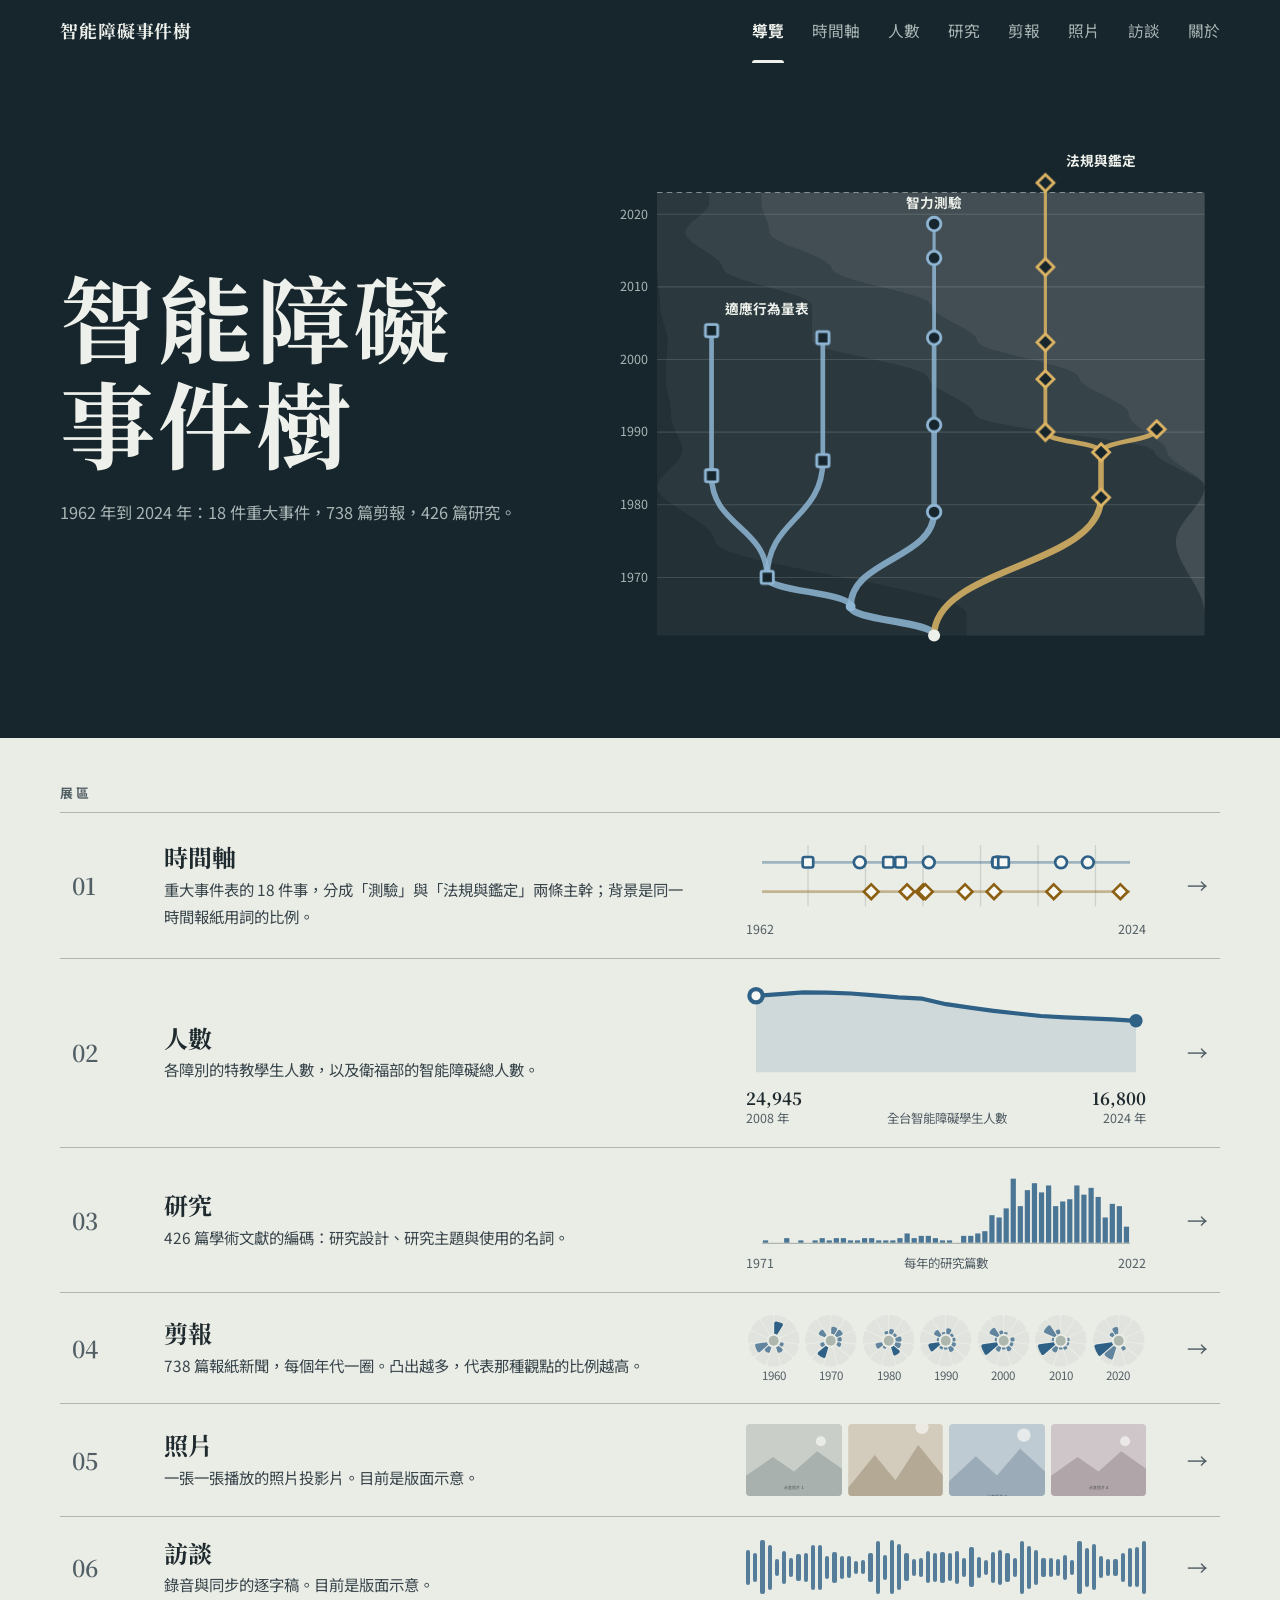
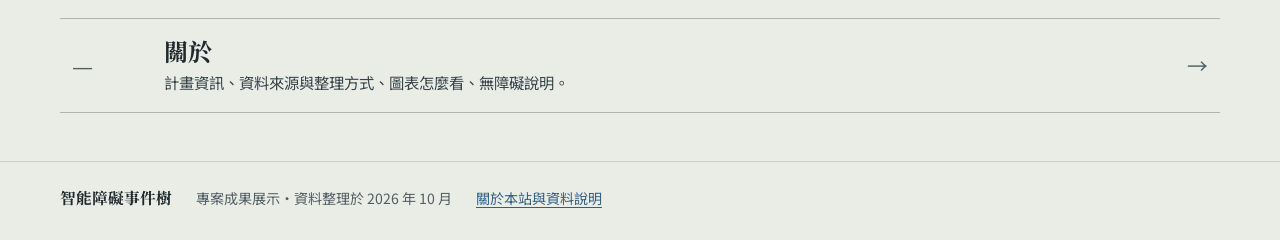
<file: Index.html>
<!DOCTYPE html>
<html lang="zh-Hant-TW">
<head>
<meta charset="utf-8">
<meta name="viewport" content="width=device-width, initial-scale=1, viewport-fit=cover">
<title>智能障礙事件樹</title>
<meta name="description" content="智能障礙的數位策展：重大事件時間軸、738 篇剪報、426 篇研究與學生人數，並設有照片與訪談展區。">
<meta name="color-scheme" content="light dark">
<meta name="theme-color" media="(prefers-color-scheme: light)" content="#F7F8F4">
<meta name="theme-color" media="(prefers-color-scheme: dark)" content="#20272A">
<!-- 分享到社群或通訊軟體時顯示的標題、說明與圖片。og:image 最好寫成完整的網址（https://…/cover.png），見 README -->
<meta property="og:type" content="website">
<meta property="og:site_name" content="智能障礙事件樹">
<meta property="og:title" content="智能障礙事件樹">
<meta property="og:description" content="智能障礙的數位策展：重大事件時間軸、738 篇剪報、426 篇研究與學生人數，並設有照片與訪談展區。">
<meta property="og:locale" content="zh_TW">
<meta property="og:image" content="cover.png">
<meta property="og:image:width" content="1200">
<meta property="og:image:height" content="630">
<meta property="og:image:alt" content="深色背景上寫著「智能障礙事件樹」，右邊是一棵由下往上長的事件樹。">
<meta name="twitter:card" content="summary_large_image">
<link rel="icon" type="image/png" href="icon.png">
<link rel="icon" type="image/svg+xml" href="data:image/svg+xml,%3Csvg%20xmlns=%22http://www.w3.org/2000/svg%22%20viewBox=%220%200%2064%2064%22%3E%3Crect%20width=%2264%22%20height=%2264%22%20rx=%2214%22%20fill=%22%2317262D%22/%3E%3Cpath%20d=%22M32%2051C32%2039%2019%2041%2019%2025%22%20fill=%22none%22%20stroke=%22%238FB6D4%22%20stroke-width=%224.5%22%20stroke-linecap=%22round%22/%3E%3Cpath%20d=%22M32%2051C32%2041%2045%2043%2045%2031%22%20fill=%22none%22%20stroke=%22%23DDB565%22%20stroke-width=%224.5%22%20stroke-linecap=%22round%22/%3E%3Ccircle%20cx=%2219%22%20cy=%2219%22%20r=%225.5%22%20fill=%22%2317262D%22%20stroke=%22%238FB6D4%22%20stroke-width=%223.5%22/%3E%3Cpath%20d=%22M45%2017.500l7%207-7%207-7-7z%22%20fill=%22%2317262D%22%20stroke=%22%23DDB565%22%20stroke-width=%223.5%22%20stroke-linejoin=%22round%22/%3E%3Ccircle%20cx=%2232%22%20cy=%2251%22%20r=%224.5%22%20fill=%22%23EEF1EB%22/%3E%3C/svg%3E">
<link rel="apple-touch-icon" href="icon.png">
<link rel="preconnect" href="https://fonts.googleapis.com">
<link rel="preconnect" href="https://fonts.gstatic.com" crossorigin>
<link href="https://fonts.googleapis.com/css2?family=Noto+Serif+TC:wght@600;700&family=Noto+Sans+TC:wght@400;500;700&family=LXGW+WenKai+TC:wght@400;700&display=swap" rel="stylesheet">
<style>
/* ============ 顏色與字體 ============
   淺色與深色各一組；圖表用的資料色兩種主題都用色盲模擬檢查過 */
:root{
  --bg:#EAECE6; --paper:#F7F8F4; --stage:#E1E4DD; --ink:#1F2A2E; --ink2:#37444A; --muted:#525F65; --line:#CBD2CB; --line2:#AEB7AE;
  --c-test:#2F6187; --c-law:#8C6013;
  --g1:#EFECE4; --g2:#E1DBCE; --g3:#D0C8B6; --g4:#BCB2A0;
  --d1:#376fb0; --d2:#c26a3d; --d3:#17998a; --d4:#a8841a; --d5:#b0668f; --d6:#5f8f3a; --rose:#2F6187; --link:#2F6187; --ctl:#79847E;
  --trk:rgba(31,42,46,.045); --trk2:rgba(31,42,46,.11); --band:.04;
  --hero-bg:#17262D; --hero-fg:#EEF1EB; --hero-mut:#A9B5B4; --hero-a:#8FB6D4; --hero-b:#DDB565;
  --serif:"Noto Serif TC","Songti TC","PMingLiU",serif;
  --sans:"Noto Sans TC","PingFang TC","Microsoft JhengHei",sans-serif;
  --kai:"LXGW WenKai TC","Kaiti TC","BiauKai","DFKai-SB","標楷體",serif;
  --gut:40px; --r:12px; --mast:62px;
  box-sizing:border-box;
}
@media (prefers-color-scheme:dark){:root:not([data-theme="light"]){
  --bg:#171B1C; --paper:#20272A; --stage:#14181A; --ink:#E6EAE5; --ink2:#C7CFCB; --muted:#9BA6A8; --line:#384344; --line2:#4E5A5B;
  --c-test:#82ABCB; --c-law:#DDB35F;
  --g1:#282C2A; --g2:#333733; --g3:#41453D; --g4:#4F5348;
  --d1:#5289d4; --d2:#c9703f; --d3:#24a08e; --d4:#b08720; --d5:#bd689b; --d6:#6ea040; --rose:#82ABCB; --link:#82ABCB; --ctl:#7E8A8B;
  --trk:rgba(230,234,229,.07); --trk2:rgba(230,234,229,.15); --band:.065;
  --hero-bg:#0D1315; --hero-fg:#E6EAE5; --hero-mut:#93A0A2; --hero-a:#82ABCB; --hero-b:#DDB35F; color-scheme:dark;
}}
:root[data-theme="dark"]{
  --bg:#171B1C; --paper:#20272A; --stage:#14181A; --ink:#E6EAE5; --ink2:#C7CFCB; --muted:#9BA6A8; --line:#384344; --line2:#4E5A5B;
  --c-test:#82ABCB; --c-law:#DDB35F;
  --g1:#282C2A; --g2:#333733; --g3:#41453D; --g4:#4F5348;
  --d1:#5289d4; --d2:#c9703f; --d3:#24a08e; --d4:#b08720; --d5:#bd689b; --d6:#6ea040; --rose:#82ABCB; --link:#82ABCB; --ctl:#7E8A8B;
  --trk:rgba(230,234,229,.07); --trk2:rgba(230,234,229,.15); --band:.065;
  --hero-bg:#0D1315; --hero-fg:#E6EAE5; --hero-mut:#93A0A2; --hero-a:#82ABCB; --hero-b:#DDB35F; color-scheme:dark;
}

/* ============ 基本 ============ */
*,*::before,*::after{box-sizing:inherit}
[hidden]{display:none!important}
.vh{position:absolute;width:1px;height:1px;overflow:hidden;clip-path:inset(50%);white-space:nowrap}
/* 有瀏海或圓角的手機：最外層上下各留出系統列的高度（claude.ai 發布頁面時也是加在這裡）。
   頁首要蓋住上面那一段，所以 body 往上移回去，再由頁首自己留出同樣的高度；固定在下緣的面板也各自加上下方的高度 */
html{-webkit-text-size-adjust:100%;padding-top:env(safe-area-inset-top,0px);padding-bottom:env(safe-area-inset-bottom,0px);scroll-padding-top:calc(var(--mast) + 16px + env(safe-area-inset-top,0px))}
body{margin:calc(-1*env(safe-area-inset-top,0px)) 0 0;background:var(--bg);color:var(--ink);font-family:var(--sans);font-size:16px;line-height:1.75;-webkit-font-smoothing:antialiased;overflow-wrap:anywhere}
h1,h2,h3,h4,p,ul,ol,dl,dd,figure{margin:0}
button,input,select{font:inherit;color:inherit}
button{cursor:pointer;-webkit-tap-highlight-color:transparent}
a{color:var(--link);text-underline-offset:3px}
img{max-width:100%}
:focus-visible{outline:3px solid var(--ink);outline-offset:2px;border-radius:4px}
.wrap{max-width:1240px;margin-inline:auto;padding-inline:var(--gut)}
/* 「跳到主要內容」：平常看不到，用鍵盤聚焦時才出現在左上角 */
.skip{position:absolute;left:8px;top:calc(8px + env(safe-area-inset-top,0px));z-index:100;padding:10px 16px;background:var(--ink);color:var(--paper);border-radius:8px;text-decoration:none;white-space:nowrap}
.skip:not(:focus){width:1px;height:1px;padding:0;overflow:hidden;clip-path:inset(50%)}
#view{min-height:60vh}
#view.enter{animation:fadeIn .24s ease-out}
@keyframes fadeIn{from{opacity:0;transform:translateY(6px)}to{opacity:1;transform:none}}
#view > .wrap{padding-bottom:20px}

/* ============ 頁首：站名與展區 ============ */
.mast{position:sticky;top:0;z-index:40;padding-top:env(safe-area-inset-top,0px);background:var(--paper);border-bottom:1px solid var(--line)}
@supports ((backdrop-filter:blur(2px)) or (-webkit-backdrop-filter:blur(2px))){ .mast{background:color-mix(in srgb,var(--paper) 86%,transparent);-webkit-backdrop-filter:blur(12px);backdrop-filter:blur(12px)} }
.mast-in{display:flex;align-items:center;justify-content:space-between;gap:20px;min-height:var(--mast)}
.brand{font-family:var(--serif);font-weight:700;font-size:1.12rem;letter-spacing:.05em;color:var(--ink);text-decoration:none;white-space:nowrap}
.nav{display:flex;align-items:stretch;gap:2px;margin-right:-13px}
.nav a{position:relative;display:flex;align-items:center;min-height:var(--mast);padding:0 13px;font-size:.98rem;color:var(--muted);text-decoration:none;white-space:nowrap}
.nav a:hover{color:var(--ink)}
.nav a[aria-current="page"]{color:var(--ink);font-weight:700}
.nav a[aria-current="page"]::after{content:"";position:absolute;left:13px;right:13px;bottom:-1px;height:3px;border-radius:3px 3px 0 0;background:var(--ink)}
.nav a:focus-visible{outline-offset:-4px}
/* 首頁：頁首疊在深色的主視覺上 */
body[data-view="home"] .mast{margin-bottom:calc(-1*var(--mast) - 1px - env(safe-area-inset-top,0px))}
.mast.over{background:transparent;border-bottom-color:transparent;-webkit-backdrop-filter:none;backdrop-filter:none}
.mast.over .brand{color:var(--hero-fg)}
.mast.over .nav a{color:var(--hero-mut)}
.mast.over .nav a:hover,.mast.over .nav a[aria-current="page"]{color:var(--hero-fg)}
.mast.over .nav a[aria-current="page"]::after{background:var(--hero-fg)}
.mast.over :focus-visible{outline-color:var(--hero-fg)}

/* ============ 展區的標題區 ============ */
.ph{padding:24px 0 16px}
.ph-over{display:flex;align-items:center;gap:10px;min-height:1.3em;font-size:.78rem;letter-spacing:.16em;color:var(--muted);margin-bottom:6px}
.ph-site{display:none}
.ph-no::before{content:"";display:inline-block;width:26px;height:1px;background:var(--line2);vertical-align:middle;margin-right:10px}
.ph-row{display:flex;flex-wrap:wrap;align-items:center;justify-content:space-between;gap:8px 12px}
.ph-tools{display:flex;flex-wrap:wrap;gap:8px;margin-left:auto}
.ph-tools .btn{flex:none;min-height:38px;padding:4px 14px;font-size:.88rem}
.btn.how::before{content:"?";display:inline-grid;place-items:center;width:18px;height:18px;border:1.5px solid currentColor;border-radius:50%;font-size:.72rem;font-weight:700;line-height:1}
.ph h1{font-family:var(--serif);font-weight:700;font-size:clamp(1.6rem,1.15rem + 1.9vw,2.3rem);line-height:1.28;letter-spacing:.02em}
.ph h1:focus{outline:none}
.ph-lead{font-family:var(--kai);font-size:1.08rem;line-height:1.7;color:var(--ink2);max-width:46em;margin-top:8px}
.ph-lead:empty{display:none}
/* 展區裡的兩種看法（剪報：編碼分析／清單），做成兩張看得到說明的大頁籤 */
.subnav{display:flex;gap:10px;margin-bottom:18px}
.subnav a{display:grid;min-width:168px;padding:9px 18px 10px;border:1.5px solid var(--ctl);border-radius:var(--r);background:var(--paper);color:var(--ink);text-decoration:none;line-height:1.4}
.subnav a b{font-size:1rem}
.subnav a small{font-size:.8rem;color:var(--muted)}
.subnav a:hover{border-color:var(--ink)}
.subnav a[aria-current="page"]{background:var(--ink);border-color:var(--ink);color:var(--paper)}
.subnav a[aria-current="page"] small{color:var(--paper);opacity:.82}

/* ============ 控制項 ============ */
.bar{display:flex;flex-wrap:wrap;align-items:center;gap:10px 14px;margin-bottom:16px}
.lbl{font-size:.88rem;color:var(--muted)}
.seg{display:inline-flex;border:1.5px solid var(--ctl);border-radius:999px;overflow:hidden;background:var(--paper)}
.seg button{border:0;background:none;min-height:42px;padding:6px 18px;font-size:.95rem}
.seg button+button{border-left:1.5px solid var(--ctl)}
.seg button:hover{background:var(--bg)}
.seg button[aria-pressed="true"]{background:var(--ink);color:var(--paper);font-weight:700}
.seg button:focus-visible{outline-offset:-4px;border-radius:999px}
.chk{display:inline-flex;align-items:center;gap:8px;min-height:42px;padding:0 4px;font-size:.95rem;cursor:pointer}
.chk input{width:20px;height:20px;margin:0;accent-color:var(--ink)}
.btn{display:inline-flex;align-items:center;justify-content:center;gap:6px;min-height:42px;padding:6px 16px;border:1.5px solid var(--ctl);border-radius:999px;background:var(--paper);font-size:.94rem;color:var(--ink);text-decoration:none;white-space:nowrap}
.btn:hover{border-color:var(--ink)}
.btn[aria-pressed="true"],.btn.solid{background:var(--ink);border-color:var(--ink);color:var(--paper)}
.btn:disabled{opacity:.38;cursor:default;border-color:var(--ctl)}
.btn.wide{width:100%;border-radius:10px;margin-top:14px}
.src{font-size:.88rem;color:var(--muted);margin-left:auto;max-width:38em;text-align:right}

/* ============ 版面的積木：紙面、圖、數字 ============ */
.plate{background:var(--paper);border:1px solid var(--line);border-radius:var(--r);padding:22px 24px}
.plate,.grid2,.stats,.fig,.more{margin-bottom:20px}
.grid2{display:grid;grid-template-columns:repeat(2,minmax(0,1fr));gap:20px;align-items:start}
.grid2 > *{margin-bottom:0}
.fig h2,.nlist h2{font-family:var(--serif);font-weight:600;font-size:1.22rem;line-height:1.4;letter-spacing:.01em}
.note{color:var(--muted);font-size:.9rem;line-height:1.65;max-width:50em;margin-top:4px}
.chart{min-width:0;margin-top:14px}
.chart svg{display:block;max-width:100%;height:auto}
.chart text{font-family:var(--sans);font-variant-numeric:tabular-nums}
.lgd{list-style:none;display:flex;flex-wrap:wrap;gap:4px 16px;padding:0;margin-top:10px;font-size:.86rem;color:var(--ink2)}
.lgd li{display:inline-flex;align-items:center;gap:6px}
.lgd i{flex:none;width:11px;height:11px;border-radius:3px}
.lgd i.ln{width:16px;height:3px;border-radius:2px}
.lgd b{font-weight:400;color:var(--muted);font-variant-numeric:tabular-nums}
.lgd li.bold{font-weight:700;color:var(--ink)}
.colbar:hover rect:last-child{fill:var(--ink);fill-opacity:.06}
.xmark{cursor:pointer;outline:none}
.xmark .xlab{display:none}
.xmark:hover .xlab,.xmark:focus-visible .xlab,.xmark.on .xlab{display:block}
.xmark:hover .ring,.xmark.on .ring{fill-opacity:.9}
.xmark:focus-visible .ring{stroke-width:3.5}
/* 幾個大數字排成一列 */
.stats{display:grid;grid-template-columns:repeat(3,minmax(0,1fr));background:var(--paper);border:1px solid var(--line);border-radius:var(--r)}
.stat{padding:18px 24px 16px}
.stat+.stat{border-left:1px solid var(--line)}
.stat dt{font-size:.88rem;color:var(--muted)}
.stat .v{font-family:var(--serif);font-weight:700;font-size:2.05rem;line-height:1.25;font-variant-numeric:tabular-nums lining-nums}
.stat .v small{font-family:var(--sans);font-size:.95rem;font-weight:500;margin-left:5px}
.stat .sub{font-size:.86rem;color:var(--muted)}
/* 從時間軸的年代摘要連過來時：標題下面一小列，圖表上那個年代有一塊淡淡的底色 */
.focus{display:flex;flex-wrap:wrap;align-items:center;gap:6px 16px;margin-bottom:14px;font-size:.92rem}
.fchip{display:inline-flex;align-items:center;gap:2px;padding:1px 3px 1px 14px;border:1.5px solid var(--ink);border-radius:999px;background:var(--paper);font-weight:700}
.fchip button{width:34px;height:34px;padding:0 0 2px;border:0;border-radius:50%;background:none;font-size:1.2rem;line-height:1}
.fchip button:hover{background:var(--bg)}
.eband{fill:var(--ink);fill-opacity:var(--band)}
.ecap{fill:var(--ink2)}
/* 表格 */
.tbl{width:100%;border-collapse:collapse;font-size:.9rem;font-variant-numeric:tabular-nums;margin-top:8px}
.tbl th,.tbl td{padding:7px 8px;border-bottom:1px solid var(--line);text-align:right}
.tbl td{white-space:nowrap}
.tbl thead th{font-weight:700;color:var(--ink2);vertical-align:bottom;line-height:1.3}
.tbl tbody th{font-weight:500;color:var(--muted);white-space:nowrap}
.tbl th:first-child{text-align:left}
.tbl caption,.tcap{caption-side:top;padding:14px 0 2px;text-align:left;font-weight:700;font-size:.94rem;color:var(--ink)}
/* 只有「年、人數」兩欄的長表：排成幾欄，不用捲很長 */
.tbl.two,.tbl.two tbody{display:block}
.tbl.two thead{position:absolute;width:1px;height:1px;overflow:hidden;clip-path:inset(50%)}
.tbl.two tbody{columns:3 9.5em;column-gap:36px}
.tbl.two tr{display:flex;justify-content:space-between;gap:12px;break-inside:avoid;border-bottom:1px solid var(--line)}
.tbl.two th,.tbl.two td{border-bottom:0}
.heat{width:100%;border-collapse:separate;border-spacing:2px;font-size:.88rem;font-variant-numeric:tabular-nums;margin-top:12px}
.heat th,.heat td{padding:7px 8px}
.heat thead th{font-weight:600;font-size:.84rem;color:var(--ink2);text-align:center;vertical-align:bottom;line-height:1.3;white-space:nowrap}
.heat thead th small{display:block;font-weight:400;color:var(--muted);font-size:.74rem}
.heat thead .corner{text-align:left}
.heat thead th.hl{background:var(--ink);color:var(--paper);border-radius:8px}
.heat thead th.hl small{color:var(--paper);opacity:.85}
.heat tbody th{text-align:left;font-weight:500;line-height:1.4}
.heat tbody th small{display:block;font-weight:400;color:var(--muted);font-size:.78rem}
.heat td{text-align:center;border-radius:5px;min-width:3.2em;background:color-mix(in srgb,var(--rose) calc(var(--a,0)*100%),transparent)}
.heat td.tot{background:none;font-weight:700}
/* 可以展開的區塊 */
.more{padding:6px 24px}
.more[open]{padding-bottom:20px}
.more > summary,.tr > summary,.sub > summary{display:flex;align-items:center;gap:10px;min-height:46px;font-weight:700;cursor:pointer;list-style:none}
.more > summary::-webkit-details-marker,.tr > summary::-webkit-details-marker,.sub > summary::-webkit-details-marker{display:none}
.more > summary::before,.tr > summary::before,.sub > summary::before{content:"";flex:none;width:8px;height:8px;margin-left:2px;border-right:2px solid var(--ink);border-bottom:2px solid var(--ink);transform:rotate(-45deg);transition:transform .15s}
.more[open] > summary::before,.tr[open] > summary::before,.sub[open] > summary::before{transform:rotate(45deg)}
/* 數字表裡再分的小節：一張表一節 */
.sub{border-top:1px solid var(--line)}
.sub > summary{font-weight:500}
.sub[open]{padding-bottom:12px}
.sample{font-size:.88rem;color:var(--ink2);background:var(--paper);border:1px dashed var(--line2);border-radius:8px;padding:9px 14px;margin-bottom:16px}
.empty{text-align:center;padding:56px 24px;color:var(--muted)}
.empty h2{font-family:var(--serif);color:var(--ink);font-size:1.3rem;margin-bottom:6px}
.kai{font-family:var(--kai);font-size:1.05rem;line-height:1.75}
.ico{flex:none;display:inline-block;vertical-align:-2px}

/* ============ 時間軸 ============ */
.tl{display:grid;grid-template-columns:minmax(0,1fr);gap:24px}
.tl.wide{grid-template-columns:minmax(0,1fr) 370px;align-items:start}
.keys{list-style:none;display:flex;flex-wrap:wrap;gap:4px 18px;padding:0;margin-bottom:10px;font-size:.9rem;color:var(--ink2)}
.keys li{display:inline-flex;align-items:center;gap:6px}
.plate.tl-fig{padding:0;overflow:hidden;margin-bottom:0}
.tl-fig svg{display:block}
.tl-terms{display:flex;flex-wrap:wrap;align-items:center;gap:8px;margin-top:12px}
.tchip{display:inline-flex;align-items:center;gap:8px;min-height:40px;padding:5px 14px;border:1.5px solid var(--ctl);border-radius:999px;background:var(--paper);font-size:.92rem}
.tchip i{flex:none;width:15px;height:15px;border-radius:4px;background:var(--c);border:1px solid var(--line2)}
.tchip:hover{border-color:var(--ink)}
.tchip[aria-pressed="true"]{border-color:var(--ink);box-shadow:inset 0 0 0 1px var(--ink);font-weight:700}
.tchip.sm{min-height:34px;padding:2px 11px;font-size:.86rem;color:var(--ink)}
.tsvg text{font-family:var(--sans);fill:var(--ink)}
.tsvg .rootlab{font-family:var(--serif);font-weight:700}
.tsvg .inv{fill:var(--paper)}
.tsvg .cav{fill:var(--ink2);pointer-events:none}
.tsvg .bname text{font-weight:700;paint-order:stroke;stroke:var(--paper);stroke-width:3.5px;stroke-linejoin:round}
.tsvg .dec{cursor:pointer;outline:none}
.tsvg .dec .dbox{fill:var(--paper);fill-opacity:0;stroke:transparent;stroke-width:1.5px}
.tsvg .dec text{fill:var(--ink2);font-variant-numeric:tabular-nums}
.tsvg .dec:hover .dbox{fill-opacity:1;stroke:var(--line2)}
.tsvg.lanes .dec .dbox{fill-opacity:.92;stroke:var(--line2)}
.tsvg .dec.on .dbox{fill:var(--ink);fill-opacity:1;stroke:var(--ink)}
.tsvg .dec.on text{fill:var(--paper);font-weight:700}
.tsvg .dec:focus-visible .dbox{fill-opacity:1;stroke:var(--ink);stroke-width:2.5px}
.tsvg .ev{cursor:pointer;outline:none}
.tsvg .ev .mk{fill:var(--paper);stroke:var(--c);stroke-width:2.6px}
.tsvg .ev.on .mk{fill:var(--c)}
.tsvg .ev.dim .mk{opacity:.4}
.tsvg .node.dim .lt{fill:var(--muted);font-weight:400}
.tsvg .node.dim path{opacity:.4}
.tsvg .ev .lb{fill:var(--paper);fill-opacity:.9;stroke:transparent;stroke-width:1.5px}
.tsvg .ev .lt{font-weight:600}
.tsvg .ev:hover .lb{stroke:var(--c)}
.tsvg .ev.on .lb{fill:var(--ink);fill-opacity:1;stroke:var(--ink)}
.tsvg .ev.on .lt{fill:var(--paper)}
.tsvg .ev:focus-visible .lb{stroke:var(--ink);stroke-width:2.5px}
.tsvg .row .rowbg{fill:var(--paper);fill-opacity:0;stroke:transparent;stroke-width:2px}
.tsvg .row:hover .rowbg{fill-opacity:.55}
.tsvg .row.on .rowbg{fill-opacity:.97;stroke:var(--ink)}
.tsvg .row:focus-visible .rowbg{fill-opacity:.8;stroke:var(--ink)}
.tsvg .row.on .lt{fill:var(--ink)}
.tsvg .row.rel .rowbg{fill-opacity:.62}
.tsvg .row.dim .lt{fill:var(--ink2);font-weight:400}
.tsvg .row.dim .lead{opacity:.25}
.tsvg .row .lead{stroke:var(--c);stroke-width:1.2px;opacity:.55}
.tsvg .row .yr{fill:var(--ink2);font-variant-numeric:tabular-nums}
/* 說明：右邊一欄，或從下方滑出 */
.plate.panel{position:sticky;top:calc(var(--mast) + 18px);max-height:calc(100vh - var(--mast) - 36px);overflow:auto;padding:22px 24px 24px;margin-bottom:0}
.pn-kind{display:flex;align-items:center;gap:7px;font-size:.84rem;letter-spacing:.06em;color:var(--muted)}
.pn-kind .sw{width:14px;height:14px;border-radius:4px;border:1px solid var(--line2)}
.panel h2,.sheet-body h2{font-family:var(--serif);font-weight:700;font-size:1.45rem;line-height:1.35;margin-top:2px}
.panel h2:focus,.sheet-body h2:focus{outline:none}
.pn-date{font-family:var(--serif);font-size:1.02rem;color:var(--ink2);font-variant-numeric:tabular-nums}
.pn-desc{margin-top:12px;font-size:.97rem;line-height:1.8}
.pn-desc p+p{margin-top:8px}
.memo{margin-top:12px;padding:12px 14px;background:var(--bg);border-radius:8px;font-size:.92rem;line-height:1.75}
.memo h3,.pn-rel h3,.pn-rose h3{font-size:.78rem;letter-spacing:.16em;color:var(--muted);font-weight:700;margin-bottom:4px}
.memo p+p{margin-top:6px}
.pn-terms{display:flex;flex-wrap:wrap;align-items:center;gap:6px 8px;margin-top:14px;font-size:.88rem;color:var(--muted)}
.pn-rel,.pn-rose{margin-top:18px}
.jump{display:flex;align-items:center;gap:8px;width:100%;min-height:44px;margin-top:6px;padding:8px 12px;border:1px solid var(--line);border-left:3px solid var(--c);border-radius:8px;background:var(--paper);text-align:left;font-size:.94rem}
.jump span{flex:1}
.jump small{color:var(--muted);font-variant-numeric:tabular-nums}
.jump:hover{border-color:var(--ink);border-left-color:var(--c)}
.pager{display:flex;align-items:center;justify-content:space-between;gap:8px;margin-top:20px;padding-top:14px;border-top:1px solid var(--line);font-size:.88rem;color:var(--muted);font-variant-numeric:tabular-nums}
.pn-sum{margin-top:14px}
.pn-sum > div{display:flex;justify-content:space-between;gap:12px;padding:8px 0;border-bottom:1px solid var(--line);font-size:.93rem}
.pn-sum dt{flex:none;color:var(--muted)}
.pn-sum .nb{display:inline-block;white-space:nowrap}
.pn-sum dd{font-weight:700;text-align:right}
.pn-sum dd a{display:inline-block;padding:2px 0;text-decoration:none}
.pn-sum dd a:hover{text-decoration:underline}
.pn-rose .rose{width:170px;margin:4px auto 0}
.pn-go{margin-top:10px;font-size:.92rem}
.pn-start{margin-top:16px}
.sheet{position:fixed;left:0;right:0;bottom:0;z-index:60;display:flex;flex-direction:column;max-height:62vh;background:var(--paper);border-top:1px solid var(--line2);border-radius:18px 18px 0 0;
  box-shadow:0 -12px 32px rgba(0,0,0,.16);transform:translateY(102%);transition:transform .24s cubic-bezier(.2,.8,.2,1);padding-bottom:env(safe-area-inset-bottom,0px)}
.sheet.open{transform:none}
.sheet-bar{flex:none;display:grid;grid-template-columns:1fr auto 1fr;align-items:center;padding:2px 6px 0 18px}
.sheet-grip{grid-column:2;width:40px;height:4px;border-radius:2px;background:var(--line2)}
.sheet-x{justify-self:end;min-height:44px;padding:0 12px;border:0;background:none;font-size:.9rem;color:var(--link);text-decoration:underline;text-underline-offset:3px}
.sheet-body{overflow:auto;padding:0 18px 20px;overscroll-behavior:contain}
body.has-sheet #main{padding-bottom:64vh}
html.has-sheet{scroll-padding-bottom:64vh}
/* 文字清單 */
.plate.tlist{padding:8px 22px 18px;margin-bottom:0}
.tlist h2{font-family:var(--serif);font-size:1.05rem;font-weight:700;margin-top:14px;padding-bottom:4px;border-bottom:1px solid var(--line2)}
.tlist ol{list-style:none;padding:0}
.litem{display:grid;grid-template-columns:8.6em minmax(0,1fr) auto;align-items:center;gap:2px 14px;width:100%;min-height:48px;padding:8px 10px;border:0;border-bottom:1px solid var(--line);border-left:3px solid transparent;background:none;text-align:left;font-size:.96rem}
.litem:hover{background:var(--bg)}
.litem[aria-pressed="true"]{border-left-color:var(--c);background:var(--bg)}
.litem .ld{color:var(--ink2);font-variant-numeric:tabular-nums;font-size:.9rem}
.litem .lm{display:inline-flex;align-items:center;gap:6px;color:var(--muted);font-size:.84rem}
.litem.dim b{font-weight:400;color:var(--muted)}
.litem.dim .ico{opacity:.4}

/* ============ 剪報：圓圈圖 ============ */
.rose{display:block;max-width:100%;height:auto}
.rose text{font-family:var(--sans);fill:var(--ink)}
.rose .trk{fill:var(--trk)}
.rose .pet{fill:var(--rose)}
.rose .hub{fill:var(--paper);stroke:var(--line2);stroke-width:1px}
.rose .dot{fill:var(--line2)}
.rose .hit{fill:transparent}
.rose .rc-c{fill:var(--muted)}
.rose .rc-v,.rose .rc-y{font-family:var(--serif);font-weight:700;font-variant-numeric:tabular-nums}
.rose .slot{cursor:pointer;outline:none}
.rose .slot:hover .trk{fill:var(--trk2)}
.rose .slot:hover .pet{opacity:1}
.rose .rl-bg{fill:transparent}
.rose .slot.cur .rl-bg{fill:var(--ink)}
.rose .rl.off{fill:var(--muted)}
.rose .slot.cur .rl{fill:var(--paper);font-weight:700}
.rose .slot:focus-visible .hit{stroke:var(--ink);stroke-width:2.5px}
.rz{display:grid;grid-template-columns:minmax(0,540px) minmax(0,1fr);gap:16px 40px;align-items:center}
.rz-a,.rz-b{min-width:0}
.rz-head{display:flex;align-items:center;justify-content:center;gap:14px}
.rz-title{min-width:11em;text-align:center}
.rz-era{font-family:var(--serif);font-weight:700;font-size:1.9rem;line-height:1.25}
.rz-n{color:var(--muted);font-size:.95rem}
.rz-nav{flex:none;width:44px;height:44px;padding:0 0 4px;border:1.5px solid var(--ctl);border-radius:50%;background:var(--paper);font-size:1.5rem;line-height:1}
.rz-nav:hover{border-color:var(--ink)}
.rz-fig{touch-action:pan-y;min-width:0;margin-top:4px}
.rz-fig .chart{display:flex;justify-content:center;margin-top:0}
.rz-cat{font-family:var(--serif);font-weight:700;font-size:1.25rem;line-height:1.4;display:flex;flex-wrap:wrap;align-items:baseline;gap:2px 10px}
.rz-cat small{font-family:var(--sans);font-weight:400;font-size:.9rem;color:var(--muted)}
.rz-b .chart{margin-top:8px}
.trend .tcol{fill:transparent;cursor:pointer}
.trend .tcol:hover{fill:var(--trk)}
/* 每個年代一個小圓圈，排在折線圖正下方，一欄對一個年代 */
.rstrip{display:grid;grid-template-columns:repeat(7,minmax(0,1fr));margin-top:2px}
.rmini{display:flex;flex-direction:column;align-items:center;gap:1px;min-width:0;min-height:48px;padding:6px 0 7px;border:0;border-radius:10px;background:none}
.rmini svg{width:100%;max-width:64px}
.rmini:hover{background:var(--trk)}
.rmini.on{background:var(--trk2)}
.rm-y{font-size:.82rem;color:var(--ink2);font-variant-numeric:tabular-nums;line-height:1.3}
.rmini.on .rm-y{font-weight:700;color:var(--ink)}
.rz-back{display:flex;flex-wrap:wrap;align-items:center;justify-content:center;gap:8px 18px;margin-top:10px;font-size:.92rem}
.nlist h2{display:flex;flex-wrap:wrap;align-items:baseline;gap:2px 12px}
.nlist h2 small{font-family:var(--sans);font-weight:400;font-size:.88rem;color:var(--muted)}
.nempty{color:var(--muted)}
.clips{list-style:none;padding:0;margin-top:6px}
.clips li{display:grid;grid-template-columns:6.4em 5em minmax(0,1fr);gap:2px 14px;padding:12px 2px;border-bottom:1px solid var(--line)}
.clips li:last-child{border-bottom:0}
.clips .nd{font-variant-numeric:tabular-nums;color:var(--ink2);font-size:.9rem}
.clips .no{color:var(--muted);font-size:.9rem}
.clips .nt{font-weight:700}
.clips .nt em{display:inline-block;font-style:normal;font-weight:400;font-size:.76rem;margin-left:8px;padding:0 8px;border:1px solid var(--line2);border-radius:999px;color:var(--muted);white-space:nowrap}
.clips .nm{grid-column:3;display:flex;flex-wrap:wrap;gap:0 16px;font-size:.84rem;color:var(--ink2)}
.clips .nm i{font-style:normal;color:var(--muted)}
.bars{display:grid;grid-template-columns:auto minmax(60px,1fr) auto;gap:5px 12px;align-items:center;font-size:.86rem;margin:10px 0 6px;max-width:42em}
.bars .bb{height:8px;border-radius:4px;background:var(--trk2);overflow:hidden}
.bars .bb i{display:block;height:100%;border-radius:4px;background:var(--rose)}
.bars .bv{color:var(--muted);font-variant-numeric:tabular-nums}
.form{display:flex;flex-wrap:wrap;gap:12px 16px;margin-bottom:10px}
.field{display:grid;gap:4px;font-size:.86rem;color:var(--muted)}
.field.grow{flex:1 1 280px}
.field input,.field select{min-height:44px;min-width:9em;padding:8px 12px;border:1.5px solid var(--ctl);border-radius:10px;background:var(--paper);color:var(--ink);font-size:1rem}
.status{font-size:.9rem;color:var(--muted);margin-bottom:10px}

/* ============ 照片：投影片 ============ */
.plate.show{display:grid;grid-template-columns:minmax(0,1fr) 320px;grid-template-rows:minmax(0,1fr) auto;padding:0;overflow:hidden;min-height:430px}
.show:fullscreen{border-radius:0;border:0}
.stage{position:relative;display:flex;align-items:center;justify-content:center;min-width:0;min-height:0;background:var(--stage);touch-action:pan-y}
.stage img{max-width:calc(100% - 56px);max-height:calc(100% - 56px);object-fit:contain;background:var(--paper);box-shadow:0 1px 2px rgba(0,0,0,.12),0 14px 30px rgba(0,0,0,.12);transition:opacity .25s}
.snav{position:absolute;top:50%;width:46px;height:46px;margin-top:-23px;padding:0 0 4px;border:1.5px solid var(--ctl);border-radius:50%;background:var(--paper);font-size:1.6rem;line-height:1}
.snav.prev{left:14px}
.snav.next{right:14px}
.snav:hover{border-color:var(--ink)}
.scap{min-height:0;overflow:auto;padding:28px 24px;border-left:1px solid var(--line)}
.syear{font-family:var(--serif);font-weight:700;font-size:2.3rem;line-height:1.1;font-variant-numeric:tabular-nums}
.scap h2{font-family:var(--serif);font-weight:700;font-size:1.25rem;margin-top:10px}
.scap .kai{margin-top:8px}
.scredit{margin-top:10px;font-size:.86rem;color:var(--muted)}
.scap .sample{margin:16px 0 0;background:var(--bg)}
.sbar{grid-column:1/-1;display:flex;align-items:center;gap:12px;min-width:0;padding:10px 14px;border-top:1px solid var(--line)}
.scount{font-size:.9rem;color:var(--muted);font-variant-numeric:tabular-nums;white-space:nowrap}
.strip{flex:1;display:flex;gap:6px;min-width:0;padding:3px;overflow-x:auto;scrollbar-width:thin}
.strip button{flex:none;display:grid;justify-items:center;gap:1px;padding:3px;border:1.5px solid transparent;border-radius:8px;background:none;font-size:.7rem;line-height:1.3;color:var(--muted);font-variant-numeric:tabular-nums}
.strip img{display:block;width:52px;height:38px;object-fit:cover;border-radius:4px}
.strip button:hover{border-color:var(--line2)}
.strip button[aria-current="true"]{border-color:var(--ink);color:var(--ink);font-weight:700}

/* ============ 訪談 ============ */
.ivs{list-style:none;padding:0;display:grid;grid-template-columns:minmax(0,1fr);gap:20px;margin-bottom:20px}
.plate.iv{padding:24px 26px;margin-bottom:0}
.iv-no{font-size:.78rem;letter-spacing:.16em;color:var(--muted)}
.iv h2{font-family:var(--serif);font-weight:700;font-size:1.35rem;line-height:1.35}
.meta{font-size:.88rem;color:var(--muted);margin-top:2px}
.iv .kai{margin-top:8px;max-width:44em}
.player{display:flex;align-items:center;gap:14px;margin-top:16px}
.pp{flex:none;display:grid;place-items:center;width:54px;height:54px;padding:0;border:0;border-radius:50%;background:var(--ink);color:var(--paper)}
.pp svg{width:24px;height:24px;fill:currentColor}
.pp .ic-pause,.pp.playing .ic-play{display:none}
.pp.playing .ic-pause{display:block}
.pp.sm{width:44px;height:44px}
.pp.sm svg{width:20px;height:20px}
.wavebox{position:relative;flex:1;min-width:0;height:54px}
.wave{display:flex;align-items:center;gap:2px;height:100%;overflow:hidden}
.wave i{flex:1;min-width:1px;border-radius:2px;background:var(--line2)}
.wave i.on{background:var(--rose)}
.wavebox input{position:absolute;inset:0;width:100%;height:100%;margin:0;opacity:0;cursor:pointer}
.wavebox:focus-within{outline:3px solid var(--ink);outline-offset:3px;border-radius:6px}
.time{font-size:.88rem;color:var(--muted);font-variant-numeric:tabular-nums;white-space:nowrap}
.tr{margin-top:16px;border-top:1px solid var(--line)}
.segs{list-style:none;padding:0}
.segs li{display:grid;grid-template-columns:auto 5em minmax(0,1fr);align-items:baseline;gap:4px 12px;padding:10px;border-left:3px solid transparent;border-radius:8px}
.segs li.now{background:var(--bg);border-left-color:var(--rose)}
.ts{min-width:54px;min-height:36px;padding:2px 10px;border:1.5px solid var(--ctl);border-radius:999px;background:var(--paper);font-size:.84rem;color:var(--link);font-variant-numeric:tabular-nums}
.ts:hover{border-color:var(--ink)}
.sp{font-size:.86rem;color:var(--muted)}
.segs p{font-family:var(--kai);font-size:1.05rem;line-height:1.75}
.needs{padding-left:1.2em;font-size:.94rem}
/* 開始播放後出現在畫面下方的播放列 */
.dock{position:fixed;left:0;right:0;bottom:0;z-index:50;display:flex;align-items:center;gap:12px;padding:10px max(var(--gut),calc((100vw - 1240px)/2 + var(--gut))) calc(10px + env(safe-area-inset-bottom,0px));
  background:var(--paper);border-top:1px solid var(--line2);box-shadow:0 -8px 24px rgba(0,0,0,.12)}
.dock-bar{position:absolute;left:0;right:0;top:-2px;height:3px;background:var(--line)}
.dock-bar i{display:block;width:0;height:100%;background:var(--rose)}
.dock-txt{flex:1;min-width:0;display:grid;padding:2px 0;border:0;background:none;text-align:left;line-height:1.4}
.dock-txt b{font-size:.94rem;white-space:nowrap;overflow:hidden;text-overflow:ellipsis}
.dock-txt span{font-size:.82rem;color:var(--muted);white-space:nowrap;overflow:hidden;text-overflow:ellipsis}
.dock-time{font-size:.84rem;color:var(--muted);font-variant-numeric:tabular-nums;white-space:nowrap}
.dock-x{min-height:44px;padding:0 8px;border:0;background:none;font-size:.88rem;color:var(--link);text-decoration:underline;text-underline-offset:3px}
body.has-dock .foot{padding-bottom:76px}
html.has-dock{scroll-padding-bottom:88px}

/* ============ 導覽（首頁） ============ */
.hero{background:var(--hero-bg);color:var(--hero-fg)}
.hero-in{display:grid;grid-template-columns:minmax(0,5fr) minmax(0,6fr);align-items:center;gap:40px;min-height:min(82vh,740px);padding-top:calc(var(--mast) + 28px + env(safe-area-inset-top,0px));padding-bottom:40px}
.hero-title{font-family:var(--serif);font-weight:700;font-size:clamp(3rem,7.4vw,6.4rem);line-height:1.12;letter-spacing:.03em}
.hero-title:focus{outline:none}
.hero-facts{margin-top:24px;color:var(--hero-mut);font-size:1.02rem;max-width:30em}
.hero-art{display:block;justify-self:end;width:100%;max-width:640px;border-radius:6px}
.hero-art svg{display:block;width:100%;height:auto}
.hero-art text{font-family:var(--sans)}
.hero-art:focus-visible{outline:3px solid var(--hero-fg);outline-offset:6px}
.hero .grow{stroke-dasharray:1;stroke-dashoffset:1;animation:grow var(--t) ease-out var(--d) forwards}
.hero .pop{opacity:0;animation:pop .35s ease-out var(--d) forwards}
@keyframes grow{to{stroke-dashoffset:0}}
@keyframes pop{to{opacity:1}}
.dir{padding:44px 0 8px}
.dir h2{font-size:.8rem;letter-spacing:.24em;color:var(--muted);font-weight:700;margin-bottom:8px}
.dir ol{list-style:none;padding:0;border-bottom:1px solid var(--line2)}
.dir-row{display:grid;grid-template-columns:64px minmax(0,1fr) minmax(0,400px) 34px;align-items:center;gap:8px 28px;padding:20px 12px;border-top:1px solid var(--line2);color:var(--ink);text-decoration:none;transition:background .15s}
.dir-row:hover{background:var(--paper)}
.dir-row:focus-visible{outline-offset:-3px}
.dir-no{font-family:var(--serif);font-size:1.45rem;font-weight:600;color:var(--muted);font-variant-numeric:tabular-nums lining-nums}
.dir-txt{display:grid;gap:2px}
.dir-txt b{font-family:var(--serif);font-size:1.5rem;font-weight:700;line-height:1.35}
.dir-txt span{color:var(--ink2);font-size:.96rem;max-width:34em}
.dir-thumb{display:grid;gap:2px;min-width:0}
.dir-go{justify-self:end;font-size:1.3rem;color:var(--muted);transition:transform .15s}
.dir-row:hover .dir-go{transform:translateX(4px);color:var(--ink)}
.dir-row.plain{padding-block:16px}
.th-line svg{display:block;width:100%;height:auto}
.th-cap{display:flex;justify-content:space-between;align-items:flex-end;gap:8px;font-size:.78rem;line-height:1.35;color:var(--muted);font-variant-numeric:tabular-nums}
.th-cap b{display:block;font-family:var(--serif);font-size:1.05rem;color:var(--ink)}
.th-cap span:last-child{text-align:right}
.th-roses{display:grid;grid-template-columns:repeat(7,minmax(0,1fr));gap:2px}
.th-roses > span{display:grid;justify-items:center;gap:1px}
.th-roses .rose{width:100%;max-width:56px}
.th-roses i{font-style:normal;font-size:.72rem;line-height:1.2;color:var(--muted);font-variant-numeric:tabular-nums}
.th-photos{display:grid;grid-template-columns:repeat(4,minmax(0,1fr));gap:6px}
.th-photos img{display:block;width:100%;aspect-ratio:4/3;object-fit:cover;border-radius:4px}
.th-wave{display:flex;align-items:center;gap:3px;height:54px}
.th-wave i{flex:1;border-radius:2px;background:var(--rose);opacity:.8}

/* ============ 關於 ============ */
.about{display:grid;grid-template-columns:220px minmax(0,1fr);gap:48px;align-items:start;padding-top:6px}
.atoc{position:sticky;top:calc(var(--mast) + 20px);display:grid;gap:2px;border-left:1px solid var(--line2)}
.atoc button{min-height:40px;margin-left:-1px;padding:8px 14px;border:0;border-left:2px solid transparent;background:none;text-align:left;font-size:.92rem;color:var(--ink2)}
.atoc button:hover{color:var(--ink);border-left-color:var(--ink)}
.abody{max-width:44em}
.abody section+section{margin-top:36px;padding-top:28px;border-top:1px solid var(--line)}
.abody h2{font-family:var(--serif);font-weight:700;font-size:1.5rem;line-height:1.35}
.abody h2:focus{outline:none}
.abody h3{font-size:1.02rem;font-weight:700;margin-top:20px}
.abody p,.abody ul{margin-top:10px}
.abody ul{padding-left:1.2em}
.abody li{margin-top:6px}
.fill{margin-top:14px;border-top:1px solid var(--line)}
.fill > div{display:grid;grid-template-columns:11em minmax(0,1fr);gap:12px;padding:10px 0;border-bottom:1px solid var(--line)}
.fill dt{color:var(--muted)}
.todo{color:var(--muted)}

/* ============ 頁尾、上一頁／下一頁、提示框 ============ */
.route{display:grid;grid-template-columns:1fr 1fr;gap:16px;margin-top:40px;padding-top:14px;border-top:1px solid var(--line2)}
.rt{display:grid;padding:10px 4px;color:var(--ink);text-decoration:none}
.rt small{font-size:.78rem;letter-spacing:.14em;color:var(--muted)}
.rt b{font-family:var(--serif);font-size:1.25rem;line-height:1.4}
.rt.next{text-align:right}
.rt.prev b::before{content:"← "}
.rt.next b::after{content:" →"}
.rt:hover b{text-decoration:underline;text-underline-offset:5px}
.foot{margin-top:20px;border-top:1px solid var(--line)}
.foot-in{display:flex;flex-wrap:wrap;align-items:center;gap:4px 24px;padding-top:22px;padding-bottom:28px;font-size:.88rem;color:var(--muted)}
.foot b{font-family:var(--serif);font-size:.98rem;color:var(--ink)}
/* 新手導覽：把要說明的地方框起來，其餘變暗 */
.tour{position:fixed;inset:0;z-index:90}
.tour-hole{position:fixed;border-radius:12px;box-shadow:0 0 0 2px var(--paper),0 0 0 200vmax rgba(10,16,18,.62);pointer-events:none;transition:left .22s,top .22s,width .22s,height .22s}
.tour-card{position:fixed;width:min(360px,calc(100vw - 24px));padding:18px 20px 16px;border-radius:14px;background:var(--paper);color:var(--ink);box-shadow:0 14px 40px rgba(0,0,0,.32);transition:left .22s,top .22s}
.tour-step{display:flex;justify-content:space-between;font-size:.78rem;letter-spacing:.16em;color:var(--muted)}
.tour-card h2{font-family:var(--serif);font-weight:700;font-size:1.2rem;line-height:1.4;margin-top:2px}
.tour-card h2+p{margin-top:6px;font-size:.96rem;line-height:1.75}
.tour-btns{display:flex;align-items:center;gap:8px;margin-top:14px}
.tour-btns .gap{flex:1}
.tour-off{margin-top:6px}
.tour-off button{min-height:36px;padding:4px 0;border:0;background:none;font-size:.84rem;color:var(--link);text-decoration:underline;text-underline-offset:3px}
.safe-b{position:fixed;left:0;bottom:0;width:0;height:env(safe-area-inset-bottom,0px);visibility:hidden;pointer-events:none}
.tip{position:fixed;z-index:80;max-width:min(320px,calc(100vw - 16px));padding:8px 12px;border-radius:8px;background:var(--ink);color:var(--paper);font-size:.84rem;line-height:1.5;pointer-events:none;box-shadow:0 6px 18px rgba(0,0,0,.22)}
.tip b{display:block}

/* ============ 平板與手機 ============ */
@media (max-width:1100px){ :root{--gut:28px} .rz{grid-template-columns:minmax(0,460px) minmax(0,1fr);gap:16px 24px} }
@media (max-width:859px){
  .grid2{grid-template-columns:minmax(0,1fr)}
  .rz{grid-template-columns:minmax(0,1fr);gap:18px}
  .rz-head{justify-content:space-between}
  .rz-title{min-width:0}
  .rz-era{font-size:1.5rem}
  .plate.show{grid-template-columns:minmax(0,1fr);grid-template-rows:auto;min-height:0}
  .stage{aspect-ratio:4/3;max-height:58vh}
  .stage img{max-width:calc(100% - 28px);max-height:calc(100% - 28px)}
  .scap{border-left:0;border-top:1px solid var(--line);padding:16px 18px;overflow:visible}
  .syear{font-size:1.7rem}
  .sbar{flex-wrap:wrap}
  .strip{order:5;flex:1 1 100%}
  .hero-in{grid-template-columns:minmax(0,1fr);gap:24px;min-height:0;padding-top:calc(var(--mast) + 26px + env(safe-area-inset-top,0px));padding-bottom:28px}
  .hero-art{justify-self:center;max-width:560px}
  .dir{padding-top:28px}
  .dir-row{grid-template-columns:auto minmax(0,1fr) auto;gap:4px 12px;padding:18px 4px}
  .dir-no{font-size:1.05rem;align-self:start;padding-top:.5em;min-width:1.6em}
  .dir-txt b{font-size:1.35rem}
  .dir-thumb{grid-column:1/-1;margin-top:8px}
  .dir-go{grid-column:3;grid-row:1}
  .about{grid-template-columns:minmax(0,1fr);gap:20px}
  .atoc{position:static;display:flex;flex-wrap:wrap;gap:6px;border-left:0}
  .atoc button{margin:0;padding:6px 14px;border:1.5px solid var(--ctl);border-radius:999px}
  .atoc button:hover{border-color:var(--ink)}
}
@media (max-width:719px){
  :root{--gut:16px; --mast:46px}
  body{font-size:15.5px}
  .brand{display:none}
  .mast-in{padding-inline:6px}
  .nav{flex:1;justify-content:space-between;gap:0;margin:0}
  .nav a{flex:1 1 auto;justify-content:center;padding:0 4px;font-size:.92rem}
  .nav a[aria-current="page"]::after{left:3px;right:3px}
  .ph{padding:16px 0 12px}
  .ph-site{display:inline}
  .ph-no::before{width:14px;margin-right:8px}
  .ph-lead{font-size:1rem}
  .subnav a{flex:1 1 0;min-width:0;padding:8px 12px}
  .seg button{padding:6px 15px}
  .src{margin-left:0;flex-basis:100%;text-align:left}
  .plate{padding:16px}
  .more{padding:4px 16px}
  .more[open]{padding-bottom:16px}
  .stats{grid-template-columns:minmax(0,1fr)}
  .stat{display:grid;grid-template-columns:minmax(0,1fr) auto;align-items:baseline;gap:0 12px;padding:11px 16px}
  .stat+.stat{border-left:0;border-top:1px solid var(--line)}
  .stat .v{grid-column:2;grid-row:1;font-size:1.5rem}
  .stat .sub{grid-column:1/-1}
  .tbl{font-size:.74rem}
  .tbl th,.tbl td{padding:6px 2px}
  .tbl.vcols thead th span{display:inline-block;writing-mode:vertical-rl;white-space:nowrap;letter-spacing:.06em;line-height:1.15;padding-bottom:2px}          /* 欄位多的表：欄名直著寫，欄位才不會太擠 */
  .heat,.heat tbody{display:block}
  .heat thead{position:absolute;width:1px;height:1px;overflow:hidden;clip-path:inset(50%)}
  .heat tr{display:grid;grid-template-columns:repeat(var(--cols),minmax(0,1fr));gap:2px;padding:8px 0;border-top:1px solid var(--line)}
  .heat tbody th{grid-column:1/-1;padding:0 0 4px}
  .heat td{min-width:0;padding:4px 0 5px;font-size:.8rem;line-height:1.3}
  .heat td::before{content:attr(data-h);display:block;font-size:.62rem;color:var(--ink2)}
  .heat td.hl::before{margin:0 3px;border-radius:999px;background:var(--ink);color:var(--paper);font-weight:700}
  .keys{font-size:.84rem;gap:2px 12px}
  .tchip{min-height:38px;padding:4px 11px;font-size:.86rem;gap:6px}
  .tl-terms .lbl{flex-basis:100%}
  .plate.tlist{padding:4px 14px 14px}
  .litem{grid-template-columns:minmax(0,1fr) auto}
  .litem .ld{grid-column:1/-1}
  .rz-fig{margin-inline:-10px}
  .rm-y{font-size:.74rem}
  .clips li{grid-template-columns:auto minmax(0,1fr);gap:2px 10px}
  .clips .nt,.clips .nm{grid-column:1/-1}
  .clips .nm{flex-direction:column}
  .field{flex:1 1 40%}
  .field input,.field select{min-width:0;width:100%}
  .plate.iv{padding:18px 16px}
  .player{gap:10px}
  .wave{gap:1px}
  .bar .lbl{display:none}
  .pp{width:50px;height:50px}
  .time{font-size:.78rem}
  .segs li{grid-template-columns:auto minmax(0,1fr);padding:10px 8px}
  .segs p{grid-column:1/-1}
  .hero-title{font-size:clamp(2.6rem,13vw,3.6rem)}
  .hero-facts{margin-top:14px;font-size:.96rem}
  .route{margin-top:28px}
  .fill > div{grid-template-columns:minmax(0,1fr);gap:0}
}
@media (max-width:359px){ .tbl{font-size:.66rem} .tbl th,.tbl td{padding:6px 1px} }          /* 很窄的手機：數字表再小一點，一列才放得下 */
/* 用手指操作的裝置：主要按鈕至少 44 像素高 */
@media (pointer:coarse){ .btn,.ph-tools .btn,.seg button,.tchip,.ts,.chk{min-height:44px} .tchip.sm{min-height:40px} }
@media (prefers-reduced-motion:reduce){
  *,*::before,*::after{animation-duration:.01ms!important;animation-delay:0s!important;transition-duration:.01ms!important}
  .hero .grow{stroke-dashoffset:0;animation:none}
  .hero .pop{opacity:1;animation:none}
}
</style>
</head>
<body>
<noscript><p style="margin:0;padding:24px;font:16px/1.8 sans-serif">這個網站需要開啟瀏覽器的 JavaScript 才能顯示內容。</p></noscript>

<header class="mast" id="mast">
  <a href="#view" class="skip" id="skipMain">跳到主要內容</a>
  <div class="wrap mast-in">
    <a class="brand" href="#home" data-go="home">智能障礙事件樹</a>
    <nav class="nav" id="nav" aria-label="展區"></nav>
  </div>
</header>
<main id="main">
  <section class="hero" id="hero" aria-labelledby="heroTitle" hidden></section>
  <div id="view"></div>
</main>
<footer class="foot">
  <div class="wrap foot-in">
    <b>智能障礙事件樹</b>
    <span>專案成果展示・資料整理於 2026 年 10 月</span>
    <a href="#about" data-go="about">關於本站與資料說明</a>
  </div>
</footer>
<div class="sheet" id="sheet" role="region" aria-label="說明" hidden>
  <div class="sheet-bar"><span class="sheet-grip" aria-hidden="true"></span><button class="sheet-x" data-sheet-close aria-label="關閉說明">關閉</button></div>
  <div class="sheet-body" id="sheetBody"></div>
</div>
<div class="dock" id="dock" role="region" aria-label="正在播放的訪談" hidden>
  <div class="dock-bar" aria-hidden="true"><i id="dockBar"></i></div>
  <button class="pp sm" id="dockPlay" aria-pressed="false" aria-label="播放"><svg viewBox="0 0 24 24" aria-hidden="true" focusable="false"><path class="ic-play" d="M8 5.5v13l11-6.5z"/><path class="ic-pause" d="M7 5h4v14H7zM13 5h4v14h-4z"/></svg></button>
  <button class="dock-txt" id="dockGo"><span class="vh">回到正在播放的段落：</span><b id="dockTitle"></b><span id="dockSeg"></span></button>
  <span class="dock-time" id="dockTime"></span>
  <button class="dock-x" id="dockClose" aria-label="停止並關閉播放列">停止</button>
</div>
<div class="tour" id="tour" hidden>
  <div class="tour-hole" id="tourHole"></div>
  <div class="tour-card" id="tourCard" role="dialog" aria-modal="true" aria-labelledby="tourTitle" aria-describedby="tourText">
    <p class="tour-step"><span>導覽</span><span id="tourStep"></span></p>
    <h2 id="tourTitle"></h2>
    <p id="tourText"></p>
    <div class="tour-btns"><button class="btn" id="tourSkip">略過</button><span class="gap"></span><button class="btn" id="tourPrev">上一步</button><button class="btn solid" id="tourNext">下一步</button></div>
    <p class="tour-off"><button id="tourOff">以後不再自動顯示導覽</button></p>
  </div>
</div>
<div class="tip" id="tip" aria-hidden="true" hidden></div>
<div class="safe-b" id="safeB" aria-hidden="true"></div>

<template id="aboutTpl">
  <div class="about">
    <nav class="atoc" aria-label="本頁內容">
      <button data-scroll="ab1">關於本計畫</button>
      <button data-scroll="ab2">資料來源與整理方式</button>
      <button data-scroll="ab3">圖表怎麼看</button>
      <button data-scroll="ab4">無障礙說明</button>
      <button data-scroll="ab5">用詞與內容</button>
      <button data-scroll="ab6">引用與授權</button>
    </nav>
    <div class="abody">
    <section>
      <h2 id="ab1" tabindex="-1">關於本計畫</h2>
      <p>本站把智能障礙相關的資料放在同一條時間軸上：重大事件、報紙剪報、學術研究、學生人數，並設有照片與訪談錄音的展區。</p>
      <dl class="fill">
        <div><dt>計畫名稱</dt><dd class="todo">（待填）</dd></div>
        <div><dt>執行單位</dt><dd class="todo">（待填）</dd></div>
        <div><dt>計畫主持人與團隊</dt><dd class="todo">（待填）</dd></div>
        <div><dt>執行期間</dt><dd class="todo">（待填）</dd></div>
        <div><dt>經費來源</dt><dd class="todo">（待填）</dd></div>
        <div><dt>聯絡方式</dt><dd class="todo">（待填）</dd></div>
      </dl>
    </section>

    <section>
      <h2 id="ab2" tabindex="-1">資料來源與整理方式</h2>
      <ul>
        <li><b>時間軸</b>：來自「智能障礙重大事件表」的 18 件事，說明與備註保留原文。兩條主幹與測驗的兩個分支是整理時分的；標為「1970 年代」的事件畫在 1970 年的位置。背景的用詞比例由新聞資料算出，每五年一段（1980 年以前每十年一段）。新聞資料到 2022 年，2023 年以後的背景留白，圖上用一條虛線標出資料的終點。</li>
        <li><b>剪報</b>：使用「2026整理」工作表的 738 篇。日期取自「0815合併原始檔」的日期欄（721 篇對得到），其餘 17 篇用檔名開頭的日期；標題取自檔名。</li>
        <li><b>觀點</b>：用「主要事件觀點」，可以加上「次要敘述觀點」。編為「無」或沒有填的不畫在圓圈裡，另外寫出篇數。</li>
        <li><b>主題</b>：用「重編主題」的大類。專家學者意見與專家學者分享合併為「專家學者」，三種表揚合併為「表揚」，其餘以「-」前面的字為大類；點某一格會列出細項。</li>
        <li><b>用詞</b>：寫法相近的併成一組，例如「白痴/低能」與「低能」、「憨兒」與「喜憨兒」、「心智障礙」與「心智障礙者」。較少見的 37 種寫法（各出現 1 到 3 次）歸為「其他用詞」。</li>
        <li><b>標記</b>：原表有 18 篇標記為「有出現關鍵字但主體非智能障礙者」，這些仍計入統計，在剪報清單裡會標示。</li>
        <li><b>沒有放上來的欄位</b>：備註欄有當事人的姓名，所以沒有放進網頁。剪報標題取自檔名，少數也含有姓名，公開分享前請再檢查。</li>
        <li><b>研究文獻</b>：「Design_themes」工作表的 426 篇。文獻用詞取自「Terms」工作表的 628 筆（兩筆空白略過），以「智能障礙」開頭的寫法併入智能障礙，英文與少見的寫法歸為其他。</li>
        <li><b>學生人數</b>：全台用「通報網全台數據」，台北市用「台北市年報」，智能障礙總人數用「衛福部全台數據」。表裡的 ID、ASD、LD、CP、OTHER 分別顯示為智能障礙、自閉症、學習障礙、腦性麻痺、其他障礙。腦性麻痺欄位填 0 的年度不畫。</li>
      </ul>
    </section>

    <section>
      <h2 id="ab3" tabindex="-1">圖表怎麼看</h2>
      <p>每個展區第一次進來時，會出現幾個步驟的導覽，可以選擇以後不再自動顯示；之後隨時可以按標題旁的「怎麼看」重看。</p>
      <h3>時間軸</h3>
      <ul>
        <li>電腦上是一棵由下往上長的樹，越上面越晚；手機上是由上往下排的直式時間軸，一行一件事。兩條主幹是「測驗」與「法規與鑑定」（菱形）；測驗再分成智力測驗（圓形）與適應行為量表（方形）兩支。</li>
        <li>點任何一個事件，會顯示日期與說明。說明裡可以往前、往後看相連的事件，也可以用「上一件／下一件」依時間順序一件一件看。</li>
        <li>背景色塊是同一時間報紙用詞的比例。點圖下方的用詞，可以單獨看那個詞，法規裡用到這個詞的事件會保持清楚，其他的變淡。</li>
        <li>點年代（例如 1980），會列出那十年的重大事件、剪報、研究與學生人數；點後面有箭頭的數字，可以到那個展區看同一個年代，那個年代會被標出來。</li>
        <li>「文字清單」會把事件排成純文字的清單。按 Esc 或「清除選取」取消選取。</li>
      </ul>
      <h3>學生人數與研究文獻的圖表</h3>
      <ul>
        <li>折線圖與長條圖：滑鼠移到圖上（手機用手指點）會顯示那一年的數字。每一頁最下面的「看數字表」有每張圖完整的數字。</li>
        <li>各障別人數的圖上，圓圈標出智能障礙與學習障礙、自閉症人數交叉的位置，移上去或點一下會顯示說明。</li>
        <li>表格的底色越深，代表占那一欄的比例越高。</li>
        <li>從時間軸的年代摘要連過來時，那個年代會被標出來：圖的橫軸上有一條深色的線，表格那一欄的欄名是深色的。按標題下方的「×」取消。</li>
      </ul>
      <h3>剪報的圓圈圖</h3>
      <ul>
        <li>中間是一個圓，外面平分成幾格，每格對應一個編碼類別，每一圈格子的位置都一樣。</li>
        <li>每一格從中間的圓往外凸，凸出的面積和「那個年代有多少比例的新聞屬於這一格」成正比；凸到最外面代表的比例，所有圓圈都一樣。</li>
        <li>顏色最深的一格是那個年代比例最高的類別。格子順時針依這個類別「平均出現的年份」由早到晚排。</li>
        <li>圖上只寫類別名稱。大圈中間是一組數字（比例與篇數），屬於外圈標成深色的那個類別：平常是比例最高的一格；滑鼠移到別的格子上或點一下，就換成那一格。</li>
        <li>一進來，大圈是全部年代。點一個年代的小圓圈，大圈換成那個年代，再點一次回到全部年代；點大圈的任何一格，所有圓圈只亮那一格，下面列出那些新聞。手機上可以在大圈上左右滑，換上一個或下一個年代。</li>
        <li>大圈右邊的折線，是同一個類別在各年代的比例，會跟著你移到或點選的那一格更換；折線下面每個年代一個小圓圈，點一下，大圈就換成那個年代。</li>
        <li>頁面最下面的「看各年代的數字」有完整的表。</li>
      </ul>
    </section>

    <section>
      <h2 id="ab4" tabindex="-1">無障礙說明</h2>
      <ul>
        <li><b>鍵盤操作</b>：所有功能都可以用鍵盤操作。Tab 移動、Enter 選取、Esc 取消；頁面最上方有「跳到主要內容」的連結。切換展區後，焦點會移到展區標題。圖表上滑鼠移過去才出現的數字，可以從「看數字表」讀到。</li>
        <li><b>不只靠顏色</b>：時間軸同時用顏色和形狀區分主幹與分支；圓圈圖靠位置和文字標示；圖表的顏色用色盲模擬檢查過。</li>
        <li><b>文字替代</b>：圖表附有數字表；時間軸有純文字清單。照片需附替代文字，訪談錄音需附逐字稿。</li>
        <li><b>對比與字級</b>：內文與背景的對比在 4.5:1 以上；按鈕邊框、圖表的線與長條在 3:1 以上。時間軸的背景色塊刻意較淡，可以點圖下方的用詞加深單一色塊，數字在剪報展區的「用詞」。字級使用相對單位，可以用瀏覽器放大。</li>
        <li><b>手機與電腦</b>：版面會依螢幕寬度重新排列，圖表依寬度重畫，不需要左右捲動。照片與圓圈圖可以左右滑動，也都有按鈕可以按。</li>
        <li><b>其他</b>：手機與平板上，主要按鈕至少 44 像素高；支援深色模式；會依系統設定減少動畫。</li>
        <li><b>檢測</b>：2026 年 10 月以 axe-core 4.14 依 WCAG 2.2 AA 的規則檢查各展區（電腦與手機版面、淺色與深色）。自動檢測只涵蓋一部分準則，本站尚未以螢幕報讀軟體實機測試，也還沒有請身心障礙使用者試用。</li>
      </ul>
    </section>

    <section>
      <h2 id="ab5" tabindex="-1">用詞與內容</h2>
      <ul>
        <li>本站保留資料原本的用詞，包括當年報紙與法規使用的名詞，用來呈現用語的變化。</li>
        <li>剪報的主題包含社會事件，例如命案與性侵案件。</li>
      </ul>
    </section>

    <section>
      <h2 id="ab6" tabindex="-1">引用與授權</h2>
      <p class="todo">（待填）建議的引用方式，以及剪報、照片、錄音的授權與使用範圍。</p>
    </section>
    </div>
  </div>
</template>

<script>
/* ============ 資料 ============
   RAW 由四份檔案整理而來（新聞編碼、文獻、學生人數）；事件樹的事件來自「智能障礙重大事件表」。 */
const RAW = {
"news":[
{"d":"1962-01-15","o":"中央日報","t":"幼獅社","w":["白痴/低能"],"wg":["白痴／低能"],"p":["政策公告及回應-設班或設立機構","障礙者/家庭故事"],"pg":["政策公告及回應","障礙者/家庭故事"],"v":"期待正常化/健全主義","v2":"無","x":0},
{"d":"1964-03-10","o":"中國時報","t":"兄弟白痴命案","w":["白痴/低能"],"wg":["白痴／低能"],"p":["社會事件-命案"],"pg":["社會事件"],"v":"無","v2":"無","x":0},
{"d":"1964-07-15","o":"中央日報","t":"設班 教育局告家長書","w":["智能不足"],"wg":["智能不足"],"p":["政策公告及回應-設班或設立機構"],"pg":["政策公告及回應"],"v":"無","v2":"期待正常化/健全主義","x":0},
{"d":"1964-10-19","o":"中央日報","t":"義光育幼院","w":["白痴/低能"],"wg":["白痴／低能"],"p":["政策公告及回應-設班或設立機構"],"pg":["政策公告及回應"],"v":"期待正常化/健全主義","v2":"無","x":0},
{"d":"1965-01-10","o":"中央日報","t":"設班","w":["智能不足"],"wg":["智能不足"],"p":["政策公告及回應-設班或設立機構"],"pg":["政策公告及回應"],"v":"期待正常化/健全主義","v2":"無","x":0},
{"d":"1965-01-16","o":"聯合報","t":"防止留級","w":["智能不足"],"wg":["智能不足"],"p":["政策公告及回應-設班或設立機構"],"pg":["政策公告及回應"],"v":"無","v2":"無","x":0},
{"d":"1965-09-12","o":"中國時報","t":"白痴","w":["白痴/低能"],"wg":["白痴／低能"],"p":["障礙者/家庭故事"],"pg":["障礙者/家庭故事"],"v":"沈重負擔/同情憐憫","v2":"慈善","x":0},
{"d":"1966-08-28","o":"聯合報","t":"教育廳設特殊學校","w":["智能不足"],"wg":["智能不足"],"p":["政策公告及回應-設班或設立機構","善心人士/志工經驗分享"],"pg":["政策公告及回應","善心人士/志工經驗分享"],"v":"期待正常化/健全主義","v2":"沈重負擔/同情憐憫","x":0},
{"d":"1967-01-04","o":"中央日報","t":"溪洲命案 媽媽觀點","w":["智力不全"],"wg":["其他用詞"],"p":["社會事件-命案"],"pg":["社會事件"],"v":"沈重負擔/同情憐憫","v2":"無","x":0},
{"d":"1967-01-04","o":"中央日報","t":"溪洲命案 趙祖華","w":["白痴/低能"],"wg":["白痴／低能"],"p":["社會事件-命案"],"pg":["社會事件"],"v":"無","v2":"無","x":0},
{"d":"1967-01-04","o":"中央日報","t":"溪洲命案 醫師觀點","w":["白痴/低能","智能不足"],"wg":["白痴／低能","智能不足"],"p":["社會事件-含案件後的社論"],"pg":["社會事件"],"v":"排斥障礙者","v2":null,"x":0},
{"d":"1967-01-05","o":"中央日報","t":"溪洲命案 醫師觀點","w":["白痴/低能"],"wg":["白痴／低能"],"p":["社會事件-含案件後的社論"],"pg":["社會事件"],"v":"沈重負擔/同情憐憫","v2":"優生保健","x":0},
{"d":"1967-01-05","o":"中央日報","t":"溪洲命案 媽媽老師觀點","w":["白痴/低能"],"wg":["白痴／低能"],"p":["社會事件-命案"],"pg":["社會事件"],"v":"家人/專業人員犧牲奉獻","v2":"無","x":0},
{"d":"1967-01-05","o":"中國時報","t":"溪洲命案 記者專欄","w":["精神不正常"],"wg":["其他用詞"],"p":["社會事件-含案件後的社論"],"pg":["社會事件"],"v":"無","v2":"無","x":0},
{"d":"1967-01-05","o":"中國時報","t":"溪洲命案趙祖華","w":["白痴/低能"],"wg":["白痴／低能"],"p":["社會事件-命案"],"pg":["社會事件"],"v":"沈重負擔/同情憐憫","v2":"無","x":0},
{"d":"1967-01-06","o":"中央日報","t":"王宗蓉 溪洲命案 低能","w":["白痴/低能","智能不足"],"wg":["白痴／低能","智能不足"],"p":["社會事件-含案件後的社論"],"pg":["社會事件"],"v":"倡議","v2":"家人/專業人員犧牲奉獻","x":0},
{"d":"1967-01-09","o":"聯合報","t":"薇薇夫人 中和永和命案","w":["白痴/低能"],"wg":["白痴／低能"],"p":["社會事件-含案件後的社論"],"pg":["社會事件"],"v":"沈重負擔/同情憐憫","v2":"無","x":0},
{"d":"1967-08-07","o":"中央日報","t":"吳孝焜","w":["白痴/低能","智能不足"],"wg":["白痴／低能","智能不足"],"p":["障礙者/家庭故事","政策公告及回應-設班或設立機構"],"pg":["障礙者/家庭故事","政策公告及回應"],"v":"家人/專業人員犧牲奉獻","v2":"沈重負擔/同情憐憫","x":0},
{"d":"1967-09-25","o":"中央日報","t":"特教法草案","w":["白痴/低能","智能不足"],"wg":["白痴／低能","智能不足"],"p":["政策公告及回應-立法"],"pg":["政策公告及回應"],"v":"倡議","v2":"無","x":0},
{"d":"1968-01-02","o":"聯合報","t":"病弱特教","w":["智能不足"],"wg":["智能不足"],"p":["政策公告及回應-立法"],"pg":["政策公告及回應"],"v":"無","v2":"無","x":0},
{"d":"1968-02-05","o":"聯合報","t":"特教草案","w":["智能不足"],"wg":["智能不足"],"p":["政策公告及回應-立法"],"pg":["政策公告及回應"],"v":"期待正常化/健全主義","v2":"無","x":0},
{"d":"1971-02-19","o":"聯合報","t":"七縣市增班","w":["智能不足"],"wg":["智能不足"],"p":["政策公告及回應-增班或增加機構"],"pg":["政策公告及回應"],"v":"期待正常化/健全主義","v2":"無","x":0},
{"d":"1971-06-24","o":"聯合報","t":"益智班增14班","w":["智能不足"],"wg":["智能不足"],"p":["政策公告及回應-增班或增加機構"],"pg":["政策公告及回應"],"v":"無","v2":"無","x":0},
{"d":"1971-09-21","o":"聯合報","t":"教局呼籲就學 增班","w":["智能不足"],"wg":["智能不足"],"p":["政策公告及回應-增班或增加機構"],"pg":["政策公告及回應"],"v":"家長拒絕標籤","v2":"無","x":0},
{"d":"1972-09-25","o":"中國時報","t":"邱秀文 增班","w":["智能不足"],"wg":["智能不足"],"p":["政策公告及回應-增班或增加機構"],"pg":["政策公告及回應"],"v":"無","v2":"無","x":0},
{"d":"1973-04-17","o":"中國時報","t":"陳怡真 專家家長觀點","w":["白痴/低能","智能不足"],"wg":["白痴／低能","智能不足"],"p":["專家學者分享"],"pg":["專家學者"],"v":"期待正常化/健全主義","v2":"無","x":0},
{"d":"1973-06-09","o":"聯合報","t":"展現學生作品","w":["智能不足"],"wg":["智能不足"],"p":["活動集錦-障礙者成果發表、比賽、課程或營隊"],"pg":["活動集錦"],"v":"肯定障礙者(學習能力、成就)","v2":"家長拒絕標籤","x":0},
{"d":"1974-03-31","o":"聯合報","t":"桂文亞","w":["智能不足"],"wg":["智能不足"],"p":["專家學者分享"],"pg":["專家學者"],"v":"家長拒絕標籤","v2":"無","x":0},
{"d":"1974-06-05","o":"聯合報","t":"國中實習獲稱讚","w":["智能不足"],"wg":["智能不足"],"p":["障礙者/家庭故事"],"pg":["障礙者/家庭故事"],"v":"肯定障礙者(學習能力、成就)","v2":"沈重負擔/同情憐憫","x":0},
{"d":"1974-07-02","o":"聯合報","t":"去澎湖","w":["智能不足"],"wg":["智能不足"],"p":["社會事件-走失"],"pg":["社會事件"],"v":"無","v2":"無","x":0},
{"d":"1975-01-06","o":"聯合報","t":"疫苗","w":["智能不足"],"wg":["智能不足"],"p":["專家學者意見"],"pg":["專家學者"],"v":"優生保健","v2":"無","x":0},
{"d":"1975-11-20","o":"中國時報","t":"胡雲麟 白痴人數上升","w":["白痴/低能"],"wg":["白痴／低能"],"p":["政策公告及回應-設班或設立機構"],"pg":["政策公告及回應"],"v":"沈重負擔/同情憐憫","v2":"無","x":0},
{"d":"1976-09-30","o":"中國時報","t":"師資培訓","w":["智能不足"],"wg":["智能不足"],"p":["政策公告及回應-其他"],"pg":["政策公告及回應"],"v":"無","v2":"無","x":0},
{"d":"1977-01-24","o":"聯合報","t":"本報訊 聖安娜之家","w":["智能不足"],"wg":["智能不足"],"p":["政策公告及回應-增班或增加機構"],"pg":["政策公告及回應"],"v":"家人/專業人員犧牲奉獻","v2":"無","x":0},
{"d":"1978-01-21","o":"聯合報","t":"教師愛心","w":["智能不足"],"wg":["智能不足"],"p":["專家學者分享"],"pg":["專家學者"],"v":"家人/專業人員犧牲奉獻","v2":"無","x":0},
{"d":"1978-03-01","o":"聯合報","t":"再增班","w":["智能不足"],"wg":["智能不足"],"p":["政策公告及回應-增班或增加機構"],"pg":["政策公告及回應"],"v":"無","v2":"無","x":0},
{"d":"1978-06-12","o":"聯合報","t":"何素華","w":["智能不足"],"wg":["智能不足"],"p":["表揚專業人員"],"pg":["表揚"],"v":"家人/專業人員犧牲奉獻","v2":"期待正常化/健全主義","x":0},
{"d":"1978-10-02","o":"中央日報","t":"佳音韻療育中心","w":["智能障礙"],"wg":["智能障礙"],"p":["政策公告及回應-設班或設立機構"],"pg":["政策公告及回應"],"v":"家人/專業人員犧牲奉獻","v2":"無","x":0},
{"d":"1978-11-30","o":"中國時報","t":"張夢瑞 社會問題","w":["智能不足"],"wg":["智能不足"],"p":["障礙者/家庭故事","專家學者意見"],"pg":["障礙者/家庭故事","專家學者"],"v":"排斥障礙者","v2":"優生保健","x":0},
{"d":"1980-06-01","o":"聯合報","t":"配合殘福法收容","w":["智能不足"],"wg":["智能不足"],"p":["政策公告及回應-增班或增加機構"],"pg":["政策公告及回應"],"v":"無","v2":"無","x":0},
{"d":"1980-08-24","o":"中央日報","t":"盧美貴 智能不足之父","w":["智能不足"],"wg":["智能不足"],"p":["表揚專業人員"],"pg":["表揚"],"v":"無","v2":"無","x":0},
{"d":"1982-06-09","o":"中央日報","t":"學障","w":["智能不足"],"wg":["智能不足"],"p":["誤判"],"pg":["誤判"],"v":"無","v2":"無","x":0},
{"d":"1982-09-01","o":"聯合報","t":"智能不足人數八千","w":["智能不足"],"wg":["智能不足"],"p":[],"pg":[],"v":"期待正常化/健全主義","v2":"無","x":0},
{"d":"1983-02-07","o":"中國時報","t":"明星義演募款","w":["智能不足"],"wg":["智能不足"],"p":["活動集錦-募款餐會義賣義演"],"pg":["活動集錦"],"v":"慈善","v2":"無","x":0},
{"d":"1983-02-28","o":"聯合報","t":"優生.","w":["智能不足"],"wg":["智能不足"],"p":["政策公告及回應-其他"],"pg":["政策公告及回應"],"v":"優生保健","v2":"無","x":0},
{"d":"1983-03-05","o":"中國時報","t":"蘭陵摘星戲劇","w":["智能不足"],"wg":["智能不足"],"p":["藝術創作"],"pg":["藝術創作"],"v":"無","v2":"無","x":0},
{"d":"1983-07-09","o":"中央日報","t":"甘神父、智能不足得獎","w":["智能不足"],"wg":["智能不足"],"p":["藝術創作","表揚專業人員"],"pg":["藝術創作","表揚"],"v":"家人/專業人員犧牲奉獻","v2":"勵志激勵","x":0},
{"d":"1983-11-12","o":"中國時報","t":"晏涵文 性教育","w":["智能不足"],"wg":["智能不足"],"p":["專家學者分享"],"pg":["專家學者"],"v":"倡議","v2":"沈重負擔/同情憐憫","x":0},
{"d":"1983-11-13","o":"中國時報","t":"胎便檢查","w":["智能不足"],"wg":["智能不足"],"p":["專家學者意見"],"pg":["專家學者"],"v":"優生保健","v2":"無","x":0},
{"d":"1983-11-23","o":"聯合報","t":"紀政 獎狀沒出息的孩子","w":["智能不足"],"wg":["智能不足"],"p":["活動集錦-障礙者成果發表、比賽、課程或營隊","專家學者意見"],"pg":["活動集錦","專家學者"],"v":"倡議","v2":"無","x":0},
{"d":"1984-03-12","o":"中國時報","t":"師大實驗班","w":["智能不足"],"wg":["智能不足"],"p":["政策公告及回應-設班或設立機構"],"pg":["政策公告及回應"],"v":"倡議","v2":"無","x":0},
{"d":"1984-03-19","o":"中國時報","t":"樹仁庇護","w":["智能不足"],"wg":["智能不足"],"p":["政策公告及回應-設班或設立機構"],"pg":["政策公告及回應"],"v":"期待正常化/健全主義","v2":"無","x":0},
{"d":"1984-04-10","o":"中國時報","t":"摘星感想","w":["智能不足"],"wg":["智能不足"],"p":["藝術創作"],"pg":["藝術創作"],"v":"無","v2":"無","x":0},
{"d":"1984-04-26","o":"中國時報","t":"義賣冷淡","w":["智能不足"],"wg":["智能不足"],"p":["活動集錦-募款餐會義賣義演"],"pg":["活動集錦"],"v":"慈善","v2":"無","x":0},
{"d":"1984-07-26","o":"中國時報","t":"五分鐘生一個與食物","w":["智能不足"],"wg":["智能不足"],"p":["專家學者分享"],"pg":["專家學者"],"v":"無","v2":"無","x":0},
{"d":"1984-10-14","o":"聯合報","t":"被冒用身份","w":["智能不足"],"wg":["智能不足"],"p":["社會事件-被利用"],"pg":["社會事件"],"v":"無","v2":"無","x":0},
{"d":"1984-12-04","o":"中國時報","t":"歧視","w":["智能不足"],"wg":["智能不足"],"p":["政策公告及回應-其他"],"pg":["政策公告及回應"],"v":"排斥障礙者","v2":"無","x":0},
{"d":"1984-12-08","o":"聯合報","t":"陽明教養院院生摔傷不治","w":["智能不足"],"wg":["智能不足"],"p":["社會事件-命案"],"pg":["社會事件"],"v":"無","v2":"無","x":0},
{"d":"1985-01-14","o":"聯合報","t":"先天代謝疾病可預防","w":["智能不足"],"wg":["智能不足"],"p":["專家學者意見"],"pg":["專家學者"],"v":"優生保健","v2":"沈重負擔/同情憐憫","x":0},
{"d":"1985-01-22","o":"聯合報","t":"因車禍腦傷智能障礙","w":["智能障礙"],"wg":["智能障礙"],"p":["社會事件-其他"],"pg":["社會事件"],"v":"無","v2":"無","x":0},
{"d":"1985-02-13","o":"聯合報","t":"家長陳情","w":["智能不足"],"wg":["智能不足"],"p":["政策公告及回應-陳情"],"pg":["政策公告及回應"],"v":"倡議","v2":"無","x":0},
{"d":"1985-02-14","o":"聯合報","t":"家長陳情","w":["智能不足"],"wg":["智能不足"],"p":["政策公告及回應-陳情"],"pg":["政策公告及回應"],"v":"倡議","v2":"沈重負擔/同情憐憫","x":0},
{"d":"1985-03-27","o":"聯合報","t":"母乳預防","w":["白痴/低能","智能不足"],"wg":["白痴／低能","智能不足"],"p":["專家學者意見"],"pg":["專家學者"],"v":"優生保健","v2":"無","x":0},
{"d":"1985-05-22","o":"中國時報","t":"九成未就學","w":["智能不足"],"wg":["智能不足"],"p":["政策公告及回應-設班或設立機構"],"pg":["政策公告及回應"],"v":"無","v2":"倡議","x":0},
{"d":"1985-07-20","o":"中國時報","t":"李貴芬案呼籲","w":["智能不足"],"wg":["智能不足"],"p":["社會事件-命案","社會事件-含案件後的社論"],"pg":["社會事件"],"v":"沈重負擔/同情憐憫","v2":"無","x":0},
{"d":"1985-07-20","o":"聯合報","t":"李貴芬姐殺弟","w":["智能不足"],"wg":["智能不足"],"p":["社會事件-命案"],"pg":["社會事件"],"v":"沈重負擔/同情憐憫","v2":"無","x":0},
{"d":"1985-10-07","o":"中國時報","t":"重度招生","w":["智能不足"],"wg":["智能不足"],"p":["政策公告及回應-招生"],"pg":["政策公告及回應"],"v":"無","v2":"無","x":0},
{"d":"1985-10-07","o":"聯合報","t":"重度招生.","w":["智能不足"],"wg":["智能不足"],"p":["政策公告及回應-招生"],"pg":["政策公告及回應"],"v":"無","v2":"無","x":0},
{"d":"1985-11-10","o":"聯合報","t":"亞智盟","w":["智能不足"],"wg":["智能不足"],"p":["活動集錦-研討會"],"pg":["活動集錦"],"v":"無","v2":"無","x":0},
{"d":"1985-11-12","o":"聯合報","t":"亞智盟","w":["智能不足"],"wg":["智能不足"],"p":["活動集錦-研討會"],"pg":["活動集錦"],"v":"無","v2":"無","x":0},
{"d":"1985-11-12","o":"聯合報","t":"亞智盟家庭不關心","w":["智能不足"],"wg":["智能不足"],"p":["活動集錦-研討會","專家學者分享"],"pg":["活動集錦","專家學者"],"v":"排斥障礙者","v2":"無","x":0},
{"d":"1985-11-14","o":"聯合報","t":"中小學老師主張隔離","w":["智能不足"],"wg":["智能不足"],"p":["專家學者意見"],"pg":["專家學者"],"v":"排斥障礙者","v2":"無","x":0},
{"d":"1985-11-14","o":"聯合報","t":"亞智盟低估","w":["智能不足","智能障礙"],"wg":["智能不足","智能障礙"],"p":["活動集錦-研討會","專家學者分享"],"pg":["活動集錦","專家學者"],"v":"倡議","v2":"無","x":0},
{"d":"1985-11-16","o":"聯合報","t":"亞智盟回歸社會","w":["智能不足"],"wg":["智能不足"],"p":["活動集錦-研討會"],"pg":["活動集錦"],"v":"倡議","v2":"無","x":0},
{"d":"1985-12-01","o":"中國時報","t":"愛心耐心常態化","w":["智能不足"],"wg":["智能不足"],"p":["專家學者分享"],"pg":["專家學者"],"v":"期待正常化/健全主義","v2":"無","x":0},
{"d":"1986-03-04","o":"中國時報","t":"Ｘ光發燒成因","w":["智能不足"],"wg":["智能不足"],"p":["專家學者意見"],"pg":["專家學者"],"v":"優生保健","v2":"家長拒絕標籤","x":0},
{"d":"1986-03-23","o":"中國時報","t":"聽證會專家意見相左","w":["智能不足"],"wg":["智能不足"],"p":["政策公告及回應-設班或設立機構","專家學者意見"],"pg":["政策公告及回應","專家學者"],"v":"無","v2":"無","x":0},
{"d":"1986-04-21","o":"中國時報","t":"營養","w":["智能不足"],"wg":["智能不足"],"p":["專家學者分享"],"pg":["專家學者"],"v":"無","v2":"無","x":0},
{"d":"1986-05-16","o":"聯合報","t":"獨子重度智能不足家庭故事","w":["智能不足"],"wg":["智能不足"],"p":["障礙者/家庭故事"],"pg":["障礙者/家庭故事"],"v":"沈重負擔/同情憐憫","v2":"無","x":0},
{"d":"1986-05-28","o":"中國時報","t":"增班","w":["智能不足"],"wg":["智能不足"],"p":["政策公告及回應-增班或增加機構","社會事件-含案件後的社論"],"pg":["政策公告及回應","社會事件"],"v":"倡議","v2":"排斥障礙者","x":0},
{"d":"1986-05-28","o":"聯合報","t":"增班","w":["智能不足"],"wg":["智能不足"],"p":["政策公告及回應-增班或增加機構"],"pg":["政策公告及回應"],"v":"倡議","v2":"無","x":0},
{"d":"1986-06-17","o":"中國時報","t":"增校","w":["智能不足"],"wg":["智能不足"],"p":["政策公告及回應-增班或增加機構"],"pg":["政策公告及回應"],"v":"沈重負擔/同情憐憫","v2":"排斥障礙者","x":0},
{"d":"1986-06-22","o":"聯合報","t":"被利用殿後","w":["智能不足"],"wg":["智能不足"],"p":["社會事件-被利用","社會事件-竊盜或搶劫"],"pg":["社會事件"],"v":"無","v2":"無","x":0},
{"d":"1986-12-08","o":"聯合報","t":"縱火","w":["智能不足"],"wg":["智能不足"],"p":["社會事件-傷害或破壞"],"pg":["社會事件"],"v":"無","v2":"無","x":0},
{"d":"1987-04-14","o":"中國時報","t":"自行教育","w":["智能不足"],"wg":["智能不足"],"p":["政策公告及回應-其他"],"pg":["政策公告及回應"],"v":"無","v2":"無","x":0},
{"d":"1987-04-30","o":"聯合報","t":"笑話智能不足","w":["智能不足"],"wg":["智能不足"],"p":["用診斷罵人"],"pg":["用診斷罵人"],"v":"排斥障礙者","v2":"無","x":0},
{"d":"1987-05-10","o":"聯合報","t":"照顧悲劇 父殺智能障礙兒後自殺","w":["白痴/低能","智能障礙"],"wg":["白痴／低能","智能障礙"],"p":["社會事件-命案"],"pg":["社會事件"],"v":"沈重負擔/同情憐憫","v2":"無","x":0},
{"d":"1988-04-02","o":"中國時報","t":"歧視","w":["智能不足","智障","啟智"],"wg":["智能不足","智障","其他用詞"],"p":["政策公告及回應-招生"],"pg":["政策公告及回應"],"v":"家長拒絕標籤","v2":"排斥障礙者","x":0},
{"d":"1988-04-26","o":"聯合報","t":"蔡秉昇撕票","w":["智能不足"],"wg":["智能不足"],"p":["社會事件-命案","社會事件-綁架或誘拐"],"pg":["社會事件"],"v":"沈重負擔/同情憐憫","v2":"無","x":0},
{"d":"1988-12-22","o":"聯合報","t":"油症兒智能不足","w":["智能不足"],"wg":["智能不足"],"p":["社會事件-其他"],"pg":["社會事件"],"v":"無","v2":"無","x":0},
{"d":"1989-03-26","o":"中國時報","t":"林慧芬焦屍","w":["智能不足"],"wg":["智能不足"],"p":["社會事件-命案"],"pg":["社會事件"],"v":"無","v2":"無","x":0},
{"d":"1989-04-21","o":"聯合報","t":"偷渡客","w":["智能不足"],"wg":["智能不足"],"p":["社會事件-其他"],"pg":["社會事件"],"v":"無","v2":"無","x":0},
{"d":"1989-05-02","o":"中國時報","t":"放牛班","w":["智能不足"],"wg":["智能不足"],"p":["誤判"],"pg":["誤判"],"v":"排斥障礙者","v2":"倡議","x":0},
{"d":"1989-11-19","o":"聯合報","t":"苯酮尿症治療","w":["智能不足"],"wg":["智能不足"],"p":["專家學者分享"],"pg":["專家學者"],"v":"期待正常化/健全主義","v2":"優生保健","x":0},
{"d":"1989-12-03","o":"聯合報","t":"代妻投票","w":["智能不足"],"wg":["智能不足"],"p":["社會事件-其他"],"pg":["社會事件"],"v":"無","v2":"無","x":0},
{"d":"1989-12-05","o":"中國時報","t":"鑑定分發","w":["智能不足"],"wg":["智能不足"],"p":["政策公告及回應-招生"],"pg":["政策公告及回應"],"v":"家長拒絕標籤","v2":"期待正常化/健全主義","x":0},
{"d":"1989-12-05","o":"聯合報","t":"鑑定分發","w":["智能不足"],"wg":["智能不足"],"p":["政策公告及回應-招生"],"pg":["政策公告及回應"],"v":"無","v2":"無","x":0},
{"d":"1990-02-13","o":"中央日報","t":"增加機構","w":["智能不足"],"wg":["智能不足"],"p":["政策公告及回應-增班或增加機構"],"pg":["政策公告及回應"],"v":"無","v2":"家長拒絕標籤","x":0},
{"d":"1990-03-23","o":"中國時報","t":"被利用犯罪","w":["智能不足","智障"],"wg":["智能不足","智障"],"p":["社會事件-性侵或猥褻","社會事件-被利用"],"pg":["社會事件"],"v":"沈重負擔/同情憐憫","v2":"無","x":0},
{"d":"1990-06-26","o":"聯合報","t":"女性遭輪暴","w":["智能不足"],"wg":["智能不足"],"p":["社會事件-性侵或猥褻"],"pg":["社會事件"],"v":"無","v2":"無","x":0},
{"d":"1991-01-19","o":"中國時報","t":"照顧者車禍無法養家（智能障礙妻）","w":["智能障礙"],"wg":["智能障礙"],"p":["社會事件-其他"],"pg":["社會事件"],"v":"無","v2":"無","x":0},
{"d":"1991-01-30","o":"中國時報","t":"高市設班受阻","w":["智能不足","智障"],"wg":["智能不足","智障"],"p":["政策公告及回應-設班或設立機構"],"pg":["政策公告及回應"],"v":"排斥障礙者","v2":"無","x":0},
{"d":"1991-02-22","o":"中國時報","t":"李敏利遭殺","w":["智能不足","智障"],"wg":["智能不足","智障"],"p":["社會事件-命案"],"pg":["社會事件"],"v":"無","v2":"無","x":0},
{"d":"1991-02-22","o":"中國時報","t":"女子習藝中心將改名","w":["智能障礙"],"wg":["智能障礙"],"p":["政策公告及回應-增班或增加機構"],"pg":["政策公告及回應"],"v":"無","v2":"無","x":0},
{"d":"1991-02-25","o":"中國時報","t":"八歲女童遭誘姦","w":["白痴/低能","智能不足"],"wg":["白痴／低能","智能不足"],"p":["社會事件-性侵或猥褻"],"pg":["社會事件"],"v":"無","v2":"無","x":0},
{"d":"1991-02-28","o":"中國時報","t":"走失","w":["智能不足","智障"],"wg":["智能不足","智障"],"p":["社會事件-走失"],"pg":["社會事件"],"v":"無","v2":"無","x":0},
{"d":"1991-02-28","o":"中國時報","t":"竊盜家中複數智障者","w":["智能障礙"],"wg":["智能障礙"],"p":["社會事件-竊盜或搶劫"],"pg":["社會事件"],"v":"無","v2":"無","x":0},
{"d":"1991-03-01","o":"中國時報","t":"竊盜案評論","w":["智障","智能不足"],"wg":["智障","智能不足"],"p":["社會事件-竊盜或搶劫","社會事件-含案件後的社論"],"pg":["社會事件"],"v":"優生保健","v2":"無","x":0},
{"d":"1991-03-10","o":"中國時報","t":"普查","w":["智能不足"],"wg":["智能不足"],"p":["政策公告及回應-其他"],"pg":["政策公告及回應"],"v":"無","v2":"無","x":0},
{"d":"1991-03-14","o":"中國時報","t":"女性遭強暴","w":["智能不足"],"wg":["智能不足"],"p":["社會事件-性侵或猥褻"],"pg":["社會事件"],"v":"無","v2":"無","x":0},
{"d":"1991-04-01","o":"聯合報","t":"拉下拉鍊/需接受性教育","w":["智能不足","智障"],"wg":["智能不足","智障"],"p":["社會事件-性侵或猥褻"],"pg":["社會事件"],"v":"排斥障礙者","v2":"倡議","x":0},
{"d":"1991-04-06","o":"聯合報","t":"被騙上班勒贖","w":["智能不足"],"wg":["智能不足"],"p":["社會事件-被利用"],"pg":["社會事件"],"v":"無","v2":"無","x":0},
{"d":"1991-04-13","o":"中國時報","t":"總統視察智障者社區","w":["智障","智能障礙"],"wg":["智障","智能障礙"],"p":["政策公告及回應-陳情"],"pg":["政策公告及回應"],"v":"期待正常化/健全主義","v2":"優生保健","x":0},
{"d":"1991-04-13","o":"中國時報","t":"總統視察智障者社區2","w":["智能障礙"],"wg":["智能障礙"],"p":["政策公告及回應-陳情"],"pg":["政策公告及回應"],"v":"期待正常化/健全主義","v2":"優生保健","x":0},
{"d":"1991-04-26","o":"中國時報","t":"教育代金劵","w":["智能不足"],"wg":["智能不足"],"p":["政策公告及回應-其他"],"pg":["政策公告及回應"],"v":null,"v2":null,"x":0},
{"d":"1991-08-09","o":"中國時報","t":"國中生強姦智障男童1","w":["智障","智能障礙"],"wg":["智障","智能障礙"],"p":["社會事件-性侵或猥褻"],"pg":["社會事件"],"v":"無","v2":"無","x":0},
{"d":"1991-08-09","o":"中國時報","t":"國中生強姦智障男童2","w":["智障","智能障礙"],"wg":["智障","智能障礙"],"p":["社會事件-性侵或猥褻"],"pg":["社會事件"],"v":"無","v2":"無","x":0},
{"d":"1991-08-27","o":"中國時報","t":"重大疾病強制結紮","w":["智能障礙"],"wg":["智能障礙"],"p":["專家學者意見"],"pg":["專家學者"],"v":"優生保健","v2":"排斥障礙者","x":0},
{"d":"1991-10-13","o":"中國時報","t":"優生保健法","w":["智障"],"wg":["智障"],"p":["政策公告及回應-立法"],"pg":["政策公告及回應"],"v":"優生保健","v2":"排斥障礙者","x":0},
{"d":"1991-10-26","o":"中國時報","t":"電腦教學 華光","w":["智障","智能障礙"],"wg":["智障","智能障礙"],"p":["活動集錦-障礙者成果發表、比賽、課程或營隊"],"pg":["活動集錦"],"v":"肯定障礙者(學習能力、成就)","v2":"家人/專業人員犧牲奉獻","x":0},
{"d":"1992-01-08","o":"聯合報","t":"疑似智能障礙幼童","w":["智能障礙"],"wg":["智能障礙"],"p":["誤判"],"pg":["誤判"],"v":"無","v2":"無","x":0},
{"d":"1992-02-02","o":"中國時報","t":"華光中心 部分師生無法返家過年","w":["智能不足","智能障礙"],"wg":["智能不足","智能障礙"],"p":["障礙者/家庭故事"],"pg":["障礙者/家庭故事"],"v":"家人/專業人員犧牲奉獻","v2":"無","x":0},
{"d":"1992-02-12","o":"中國時報","t":"走失","w":["智能障礙"],"wg":["智能障礙"],"p":["社會事件-走失"],"pg":["社會事件"],"v":null,"v2":null,"x":0},
{"d":"1992-04-24","o":"中國時報","t":"呼籲進行啟智教育","w":["智能不足","智障"],"wg":["智能不足","智障"],"p":["政策公告及回應-招生"],"pg":["政策公告及回應"],"v":"家長拒絕標籤","v2":"無","x":0},
{"d":"1992-04-24","o":"中國時報","t":"強暴十歲女童","w":["智能不足"],"wg":["智能不足"],"p":["社會事件-性侵或猥褻"],"pg":["社會事件"],"v":"無","v2":"無","x":0},
{"d":"1992-05-24","o":"中國時報","t":"智障兒教師","w":["智能不足","啟智","益智"],"wg":["智能不足","其他用詞"],"p":["表揚專業人員"],"pg":["表揚"],"v":"家人/專業人員犧牲奉獻","v2":"無","x":0},
{"d":"1992-05-27","o":"中國時報","t":"媽媽智障 社工搶救小孩","w":["智能不足","智障"],"wg":["智能不足","智障"],"p":["社會事件-其他"],"pg":["社會事件"],"v":"沈重負擔/同情憐憫","v2":"無","x":0},
{"d":"1992-06-02","o":"中國時報","t":"毛連塭籲給特殊兒更多關懷","w":["智能不足"],"wg":["智能不足"],"p":["專家學者意見"],"pg":["專家學者"],"v":"排斥障礙者","v2":"無","x":0},
{"d":"1992-06-06","o":"中國時報","t":"智能不足智障兒鑑定報名","w":["智能不足","智障"],"wg":["智能不足","智障"],"p":["政策公告及回應-招生","社會事件-其他"],"pg":["政策公告及回應","社會事件"],"v":"無","v2":"無","x":0},
{"d":"1992-06-07","o":"中央日報","t":"鑑定工作","w":["智能不足","智障"],"wg":["智能不足","智障"],"p":["政策公告及回應-招生"],"pg":["政策公告及回應"],"v":"無","v2":"無","x":0},
{"d":"1992-06-14","o":"中國時報","t":"智能不足佔身心障礙學童四成","w":["智能不足"],"wg":["智能不足"],"p":["政策公告及回應-其他"],"pg":["政策公告及回應"],"v":"無","v2":"無","x":0},
{"d":"1992-07-01","o":"中國時報","t":"特殊兒童普查","w":["智能不足"],"wg":["智能不足"],"p":["政策公告及回應-其他"],"pg":["政策公告及回應"],"v":"無","v2":"無","x":0},
{"d":"1992-07-08","o":"中國時報","t":"教智障兒自我照顧","w":["智障"],"wg":["智障"],"p":["活動集錦-障礙者成果發表、比賽、課程或營隊"],"pg":["活動集錦"],"v":"期待正常化/健全主義","v2":"無","x":0},
{"d":"1992-07-12","o":"聯合報","t":"曾被認定智能不足 獲得博士學位","w":["智能不足"],"wg":["智能不足"],"p":["障礙者/家庭故事","誤判"],"pg":["障礙者/家庭故事","誤判"],"v":"勵志激勵","v2":"無","x":0},
{"d":"1992-08-18","o":"中國時報","t":"畸形胎兒可能致死或智障","w":["智障","智能障礙"],"wg":["智障","智能障礙"],"p":["專家學者意見"],"pg":["專家學者"],"v":"優生保健","v2":"無","x":0},
{"d":"1992-08-19","o":"中國時報","t":"亂倫強姦智能不足外孫女","w":["智能不足","智障"],"wg":["智能不足","智障"],"p":["社會事件-性侵或猥褻"],"pg":["社會事件"],"v":"無","v2":"無","x":0},
{"d":"1992-09-09","o":"中國時報","t":"智能不足顏面殘障 求學受阻","w":["智能不足"],"wg":["智能不足"],"p":["障礙者/家庭故事"],"pg":["障礙者/家庭故事"],"v":"沈重負擔/同情憐憫","v2":"倡議","x":0},
{"d":"1992-10-10","o":"中央日報","t":"誰來關心智能不足者","w":["智能不足"],"wg":["智能不足"],"p":["社會事件-竊盜或搶劫","障礙者/家庭故事"],"pg":["社會事件","障礙者/家庭故事"],"v":"沈重負擔/同情憐憫","v2":"期待正常化/健全主義","x":0},
{"d":"1992-10-14","o":"中國時報","t":"爭取設立啟智學校","w":["智能不足","智障"],"wg":["智能不足","智障"],"p":["政策公告及回應-設班或設立機構"],"pg":["政策公告及回應"],"v":"倡議","v2":"無","x":0},
{"d":"1992-10-30","o":"聯合報","t":"花光積蓄尋找智能不足兒","w":["智能不足"],"wg":["智能不足"],"p":["社會事件-走失","障礙者/家庭故事"],"pg":["社會事件","障礙者/家庭故事"],"v":"沈重負擔/同情憐憫","v2":"無","x":0},
{"d":"1992-11-01","o":"中國時報","t":"東勢盼增設重度啟智班","w":["智能不足","智障"],"wg":["智能不足","智障"],"p":["政策公告及回應-陳情","政策公告及回應-設班或設立機構","政策公告及回應-增班或增加機構"],"pg":["政策公告及回應"],"v":"沈重負擔/同情憐憫","v2":"無","x":0},
{"d":"1992-11-01","o":"中國時報","t":"盼大眾給智障者就業機會","w":["智障","智能障礙"],"wg":["智障","智能障礙"],"p":["善心人士/志工經驗分享","政策公告及回應-設班或設立機構"],"pg":["善心人士/志工經驗分享","政策公告及回應"],"v":"倡議","v2":"無","x":0},
{"d":"1992-11-04","o":"中國時報","t":"更需職業教育","w":["智障"],"wg":["智障"],"p":["政策公告及回應-陳情"],"pg":["政策公告及回應"],"v":"倡議","v2":"期待正常化/健全主義","x":0},
{"d":"1992-11-08","o":"中國時報","t":"智能不足自閉症差異","w":["智能不足"],"wg":["智能不足"],"p":["專家學者分享"],"pg":["專家學者"],"v":"無","v2":"沈重負擔/同情憐憫","x":0},
{"d":"1992-11-09","o":"中國時報","t":"就業","w":["智能不足"],"wg":["智能不足"],"p":["專家學者意見"],"pg":["專家學者"],"v":"期待正常化/健全主義","v2":"倡議","x":0},
{"d":"1992-11-23","o":"中國時報","t":"失蹤尋獲","w":["智能不足","智障"],"wg":["智能不足","智障"],"p":["社會事件-走失"],"pg":["社會事件"],"v":"無","v2":"無","x":0},
{"d":"1992-12-02","o":"中國時報","t":"增設特殊教育班被打回票","w":["智能不足"],"wg":["智能不足"],"p":["政策公告及回應-設班或設立機構"],"pg":["政策公告及回應"],"v":"無","v2":"無","x":0},
{"d":"1992-12-10","o":"中國時報","t":"師生美展","w":["智能不足","智障"],"wg":["智能不足","智障"],"p":["活動集錦-障礙者成果發表、比賽、課程或營隊"],"pg":["活動集錦"],"v":"肯定障礙者(學習能力、成就)","v2":"無","x":0},
{"d":"1992-12-16","o":"中國時報","t":"疑似賣票","w":["智能不足","秀斗"],"wg":["智能不足","其他用詞"],"p":["社會事件-被利用"],"pg":["社會事件"],"v":"無","v2":"無","x":0},
{"d":"1992-12-23","o":"中國時報","t":"啞巴取智能不足媳婦 媳婦被嫌低能","w":["智能不足","低能"],"wg":["智能不足","白痴／低能"],"p":["社會事件-其他"],"pg":["社會事件"],"v":"排斥障礙者","v2":"無","x":0},
{"d":"1992-12-29","o":"中國時報","t":"啟智技訓招生","w":["智能不足"],"wg":["智能不足"],"p":["政策公告及回應-招生"],"pg":["政策公告及回應"],"v":"期待正常化/健全主義","v2":"無","x":0},
{"d":"1993-01-03","o":"中國時報","t":"文小七變更案","w":["智能不足"],"wg":["智能不足"],"p":["政策公告及回應-設班或設立機構"],"pg":["政策公告及回應"],"v":"無","v2":"無","x":0},
{"d":"1993-02-06","o":"中國時報","t":"教材不統一","w":["智能不足"],"wg":["智能不足"],"p":["政策公告及回應-其他"],"pg":["政策公告及回應"],"v":"倡議","v2":"無","x":0},
{"d":"1993-02-19","o":"中國時報","t":"愛心教養院缺人未補","w":["智能不足"],"wg":["智能不足"],"p":["社會事件-其他"],"pg":["社會事件"],"v":"沈重負擔/同情憐憫","v2":"無","x":0},
{"d":"1993-02-19","o":"中國時報","t":"台中智障婦人販嬰","w":["智能不足","智障"],"wg":["智能不足","智障"],"p":["社會事件-其他"],"pg":["社會事件"],"v":"無","v2":"無","x":0},
{"d":"1993-02-24","o":"中國時報","t":"強暴智障女","w":["智能不足","智障"],"wg":["智能不足","智障"],"p":["社會事件-性侵或猥褻"],"pg":["社會事件"],"v":"無","v2":"無","x":0},
{"d":"1993-02-26","o":"中國時報","t":"花蓮殘障學童出遊","w":["智能不足","智障"],"wg":["智能不足","智障"],"p":["活動集錦-障礙者成果發表、比賽、課程或營隊"],"pg":["活動集錦"],"v":"無","v2":"沈重負擔/同情憐憫","x":0},
{"d":"1993-03-05","o":"中國時報","t":"收養小孩應了解原生家庭","w":["智能不足"],"wg":["智能不足"],"p":["專家學者意見"],"pg":["專家學者"],"v":"無","v2":"無","x":0},
{"d":"1993-03-16","o":"中國時報","t":"禁治產","w":["智能不足"],"wg":["智能不足"],"p":["社會事件-被利用","障礙者/家庭故事"],"pg":["社會事件","障礙者/家庭故事"],"v":"沈重負擔/同情憐憫","v2":"無","x":0},
{"d":"1993-03-21","o":"中國時報","t":"學習適應生活","w":["智能不足","智障"],"wg":["智能不足","智障"],"p":["專家學者分享"],"pg":["專家學者"],"v":"期待正常化/健全主義","v2":"無","x":0},
{"d":"1993-04-07","o":"中國時報","t":"賣春被捕","w":["智能不足"],"wg":["智能不足"],"p":["社會事件-性侵或猥褻"],"pg":["社會事件"],"v":"沈重負擔/同情憐憫","v2":"無","x":0},
{"d":"1993-04-10","o":"中國時報","t":"強暴","w":["智能不足"],"wg":["智能不足"],"p":["社會事件-性侵或猥褻"],"pg":["社會事件"],"v":"期待正常化/健全主義","v2":"無","x":0},
{"d":"1993-04-25","o":"中國時報","t":"台中市活動","w":["智障","智能障礙"],"wg":["智障","智能障礙"],"p":["活動集錦-募款餐會義賣義演"],"pg":["活動集錦"],"v":"肯定障礙者(學習能力、成就)","v2":"無","x":0},
{"d":"1993-07-05","o":"聯合報","t":"疑似偷雞被砸死","w":["智能不足"],"wg":["智能不足"],"p":["社會事件-命案","社會事件-竊盜或搶劫"],"pg":["社會事件"],"v":"無","v2":"無","x":0},
{"d":"1993-07-06","o":"中國時報","t":"職業訓練、生活訓練","w":["智能不足"],"wg":["智能不足"],"p":["專家學者意見"],"pg":["專家學者"],"v":"期待正常化/健全主義","v2":"無","x":0},
{"d":"1993-08-21","o":"中國時報","t":"牙齒保健","w":["智能不足","智障"],"wg":["智能不足","智障"],"p":["專家學者意見"],"pg":["專家學者"],"v":"無","v2":"無","x":0},
{"d":"1993-09-22","o":"中國時報","t":"低能兒偷竊無罪","w":["智能不足"],"wg":["智能不足"],"p":["社會事件-竊盜或搶劫"],"pg":["社會事件"],"v":"沈重負擔/同情憐憫","v2":"無","x":0},
{"d":"1993-09-23","o":"中國時報","t":"智障妻遭毆","w":["智能障礙"],"wg":["智能障礙"],"p":["社會事件-傷害或破壞"],"pg":["社會事件"],"v":"沈重負擔/同情憐憫","v2":"無","x":0},
{"d":"1993-10-02","o":"中國時報","t":"啟智院自力更生","w":["智能不足"],"wg":["智能不足"],"p":["活動集錦-障礙者成果發表、比賽、課程或營隊"],"pg":["活動集錦"],"v":"肯定障礙者(學習能力、成就)","v2":"期待正常化/健全主義","x":0},
{"d":"1993-10-02","o":"中國時報","t":"強暴智障女","w":["智能不足","智障"],"wg":["智能不足","智障"],"p":["社會事件-性侵或猥褻"],"pg":["社會事件"],"v":"無","v2":"無","x":0},
{"d":"1993-10-08","o":"中國時報","t":"智障畢業生能適應社會","w":["智能不足","智障","智能障礙"],"wg":["智能不足","智障","智能障礙"],"p":["政策公告及回應-設班或設立機構"],"pg":["政策公告及回應"],"v":"期待正常化/健全主義","v2":"倡議","x":0},
{"d":"1993-10-24","o":"中國時報","t":"盼增設資源班","w":["智能不足","智障"],"wg":["智能不足","智障"],"p":["政策公告及回應-陳情","政策公告及回應-增班或增加機構"],"pg":["政策公告及回應"],"v":"倡議","v2":"期待正常化/健全主義","x":0},
{"d":"1993-11-10","o":"中國時報","t":"啟智班家長態度 怕烙印","w":["智能不足"],"wg":["智能不足"],"p":["政策公告及回應-招生"],"pg":["政策公告及回應"],"v":"家長拒絕標籤","v2":"無","x":0},
{"d":"1993-11-30","o":"中國時報","t":"強暴迷姦","w":["智能不足"],"wg":["智能不足"],"p":["社會事件-性侵或猥褻"],"pg":["社會事件"],"v":"無","v2":"無","x":0},
{"d":"1993-12-09","o":"中國時報","t":"華光智障中心開放式教育","w":["智能不足","智障","智能障礙"],"wg":["智能不足","智障","智能障礙"],"p":["社會事件-走失"],"pg":["社會事件"],"v":"無","v2":"無","x":0},
{"d":"1993-12-17","o":"中國時報","t":"老翁強暴低能少女","w":["白痴/低能","智能不足"],"wg":["白痴／低能","智能不足"],"p":["社會事件-性侵或猥褻"],"pg":["社會事件"],"v":"無","v2":"無","x":0},
{"d":"1993-12-17","o":"中國時報","t":"智障母虐子","w":["智能不足","智障"],"wg":["智能不足","智障"],"p":["社會事件-傷害或破壞"],"pg":["社會事件"],"v":"沈重負擔/同情憐憫","v2":"無","x":0},
{"d":"1993-12-18","o":"中國時報","t":"教育權工作權人權","w":["智能不足","智障"],"wg":["智能不足","智障"],"p":["障礙者/家庭故事"],"pg":["障礙者/家庭故事"],"v":"沈重負擔/同情憐憫","v2":"排斥障礙者","x":0},
{"d":"1993-12-27","o":"中國時報","t":"智障兒多來自遺傳 優生學","w":["智能不足"],"wg":["智能不足"],"p":["專家學者意見"],"pg":["專家學者"],"v":"優生保健","v2":"無","x":0},
{"d":"1994-02-03","o":"中國時報","t":"國中小啟智班聯招","w":["智能不足"],"wg":["智能不足"],"p":["政策公告及回應-招生"],"pg":["政策公告及回應"],"v":"無","v2":"無","x":0},
{"d":"1994-02-25","o":"中國時報","t":"智障兒疑遭虐","w":["智能不足","智障"],"wg":["智能不足","智障"],"p":["社會事件-走失"],"pg":["社會事件"],"v":"沈重負擔/同情憐憫","v2":"無","x":0},
{"d":"1994-03-01","o":"中國時報","t":"教部智障技藝教育班","w":["智能不足","智障","智能障礙"],"wg":["智能不足","智障","智能障礙"],"p":["政策公告及回應-設班或設立機構"],"pg":["政策公告及回應"],"v":"期待正常化/健全主義","v2":"無","x":0},
{"d":"1994-03-06","o":"聯合報","t":"電腦輔助教育","w":["智能不足"],"wg":["智能不足"],"p":["活動集錦-障礙者成果發表、比賽、課程或營隊"],"pg":["活動集錦"],"v":"倡議","v2":"慈善","x":0},
{"d":"1994-03-19","o":"中國時報","t":"花蓮特殊兒童調查","w":["智能不足"],"wg":["智能不足"],"p":["政策公告及回應-其他"],"pg":["政策公告及回應"],"v":"無","v2":"無","x":0},
{"d":"1994-03-26","o":"中國時報","t":"強姦智能不足犯打記者","w":["智能不足"],"wg":["智能不足"],"p":["社會事件-性侵或猥褻"],"pg":["社會事件"],"v":"無","v2":"無","x":0},
{"d":"1994-04-06","o":"聯合報","t":"智能不足輟學高","w":["智能不足"],"wg":["智能不足"],"p":["政策公告及回應-其他"],"pg":["政策公告及回應"],"v":"無","v2":"無","x":0},
{"d":"1994-04-29","o":"中國時報","t":"智能不足被母罵白癡 弒母殺妹","w":["智能不足","白痴/低能"],"wg":["智能不足","白痴／低能"],"p":["社會事件-命案"],"pg":["社會事件"],"v":"無","v2":"無","x":0},
{"d":"1994-05-03","o":"中國時報","t":"啟智班評鑑","w":["智能障礙"],"wg":["智能障礙"],"p":["政策公告及回應-其他"],"pg":["政策公告及回應"],"v":"肯定障礙者(學習能力、成就)","v2":"家人/專業人員犧牲奉獻","x":0},
{"d":"1994-05-05","o":"中國時報","t":"近親強暴智能不足15年","w":["智能不足"],"wg":["智能不足"],"p":["社會事件-性侵或猥褻"],"pg":["社會事件"],"v":"無","v2":"無","x":0},
{"d":"1994-05-17","o":"中國時報","t":"偷竊","w":["智能不足"],"wg":["智能不足"],"p":["社會事件-竊盜或搶劫"],"pg":["社會事件"],"v":"沈重負擔/同情憐憫","v2":"無","x":0},
{"d":"1994-05-22","o":"中國時報","t":"嘉義啟智學校招生","w":["智能不足","智障"],"wg":["智能不足","智障"],"p":["政策公告及回應-招生"],"pg":["政策公告及回應"],"v":"無","v2":"無","x":0},
{"d":"1994-05-23","o":"中國時報","t":"學齡前兒童身心檢查","w":["智能不足"],"wg":["智能不足"],"p":["政策公告及回應-其他"],"pg":["政策公告及回應"],"v":"家長拒絕標籤","v2":"無","x":0},
{"d":"1994-06-09","o":"中國時報","t":"自我倡議 籲以鼓勵代替憐憫","w":["智能不足"],"wg":["智能不足"],"p":["專家學者分享"],"pg":["專家學者"],"v":"倡議","v2":"無","x":0},
{"d":"1994-06-23","o":"中國時報","t":"焚屋 輕判","w":["智能不足"],"wg":["智能不足"],"p":["社會事件-傷害或破壞"],"pg":["社會事件"],"v":"無","v2":"無","x":0},
{"d":"1994-06-26","o":"中國時報","t":"強暴","w":["智能不足"],"wg":["智能不足"],"p":["社會事件-性侵或猥褻"],"pg":["社會事件"],"v":"無","v2":"無","x":0},
{"d":"1994-07-14","o":"中國時報","t":"籲設鑑定師方便領取手冊","w":["智能不足","智障"],"wg":["智能不足","智障"],"p":["政策公告及回應-陳情"],"pg":["政策公告及回應"],"v":"倡議","v2":"無","x":0},
{"d":"1994-08-04","o":"中國時報","t":"技能 智障者陶藝作品","w":["智障","智能障礙","特殊智能"],"wg":["智障","智能障礙","其他用詞"],"p":["藝術創作","活動集錦-障礙者成果發表、比賽、課程或營隊"],"pg":["藝術創作","活動集錦"],"v":"肯定障礙者(學習能力、成就)","v2":"無","x":0},
{"d":"1994-09-03","o":"中國時報","t":"無錢還債 無罪 地下錢莊被判刑","w":["智能不足"],"wg":["智能不足"],"p":["社會事件-被利用"],"pg":["社會事件"],"v":"無","v2":"無","x":0},
{"d":"1994-09-30","o":"中國時報","t":"博愛之家經費短缺","w":["智能不足"],"wg":["智能不足"],"p":["活動集錦-募款餐會義賣義演","政策公告及回應-設班或設立機構"],"pg":["活動集錦","政策公告及回應"],"v":"沈重負擔/同情憐憫","v2":"慈善","x":0},
{"d":"1994-10-19","o":"中國時報","t":"智能不足色狼","w":["智能不足","智障"],"wg":["智能不足","智障"],"p":["社會事件-性侵或猥褻"],"pg":["社會事件"],"v":"排斥障礙者","v2":"無","x":0},
{"d":"1994-10-22","o":"中國時報","t":"未來照顧","w":["智能不足","智障"],"wg":["智能不足","智障"],"p":["障礙者/家庭故事"],"pg":["障礙者/家庭故事"],"v":"沈重負擔/同情憐憫","v2":"無","x":0},
{"d":"1994-11-05","o":"中國時報","t":"學者呼籲啟智教育","w":["智能不足","智障","智能障礙"],"wg":["智能不足","智障","智能障礙"],"p":["政策公告及回應-設班或設立機構"],"pg":["政策公告及回應"],"v":"期待正常化/健全主義","v2":"無","x":0},
{"d":"1994-12-02","o":"中國時報","t":"健保補助","w":["智能不足"],"wg":["智能不足"],"p":["政策公告及回應-其他"],"pg":["政策公告及回應"],"v":"無","v2":"無","x":0},
{"d":"1994-12-10","o":"中國時報","t":"搖嬰兒腦袋造成智能不足","w":["智能不足"],"wg":["智能不足"],"p":["專家學者分享"],"pg":["專家學者"],"v":"無","v2":"無","x":0},
{"d":"1994-12-17","o":"中國時報","t":"指紋建檔防走失","w":["智能不足","智障"],"wg":["智能不足","智障"],"p":["政策公告及回應-其他"],"pg":["政策公告及回應"],"v":"沈重負擔/同情憐憫","v2":"無","x":0},
{"d":"1995-02-26","o":"中國時報","t":"智障婦人待伸援手","w":["智障"],"wg":["智障"],"p":["社會事件-其他"],"pg":["社會事件"],"v":"沈重負擔/同情憐憫","v2":"慈善","x":0},
{"d":"1995-04-15","o":"中國時報","t":"誘姦智能不足","w":["智能不足"],"wg":["智能不足"],"p":["社會事件-性侵或猥褻"],"pg":["社會事件"],"v":"無","v2":"無","x":0},
{"d":"1995-05-03","o":"中國時報","t":"社福制度","w":["智能不足","智障","心智障礙"],"wg":["智能不足","智障","心智障礙"],"p":["社會事件-含案件後的社論","社會事件-命案"],"pg":["社會事件"],"v":"沈重負擔/同情憐憫","v2":"優生保健","x":0},
{"d":"1995-05-04","o":"中國時報","t":"高齡者照顧智能不足","w":["智能不足"],"wg":["智能不足"],"p":["障礙者/家庭故事"],"pg":["障礙者/家庭故事"],"v":"沈重負擔/同情憐憫","v2":"家人/專業人員犧牲奉獻","x":0},
{"d":"1995-05-06","o":"中國時報","t":"社福預算不均","w":["智能不足","智障"],"wg":["智能不足","智障"],"p":["政策公告及回應-陳情","障礙者/家庭故事"],"pg":["政策公告及回應","障礙者/家庭故事"],"v":"倡議","v2":"慈善","x":0},
{"d":"1995-05-06","o":"中國時報","t":"義賣活動推廣/智障兒照顧不易/啟智工作","w":["智障","智能障礙"],"wg":["智障","智能障礙"],"p":["活動集錦-募款餐會義賣義演","專家學者意見","專家學者分享","障礙者/家庭故事"],"pg":["活動集錦","專家學者","障礙者/家庭故事"],"v":"慈善","v2":"沈重負擔/同情憐憫","x":0},
{"d":"1995-05-06","o":"中國時報","t":"誤認智能不足為逃兵","w":["智能不足"],"wg":["智能不足"],"p":["社會事件-其他"],"pg":["社會事件"],"v":"無","v2":"無","x":0},
{"d":"1995-05-12","o":"中國時報","t":"非禮智能不足（猥褻）","w":["智能不足","智障"],"wg":["智能不足","智障"],"p":["社會事件-性侵或猥褻"],"pg":["社會事件"],"v":"無","v2":"無","x":0},
{"d":"1995-05-16","o":"中國時報","t":"總統強調重視殘胞","w":["智能不足","智障"],"wg":["智能不足","智障"],"p":["活動集錦-募款餐會義賣義演"],"pg":["活動集錦"],"v":"沈重負擔/同情憐憫","v2":"倡議","x":0},
{"d":"1995-06-14","o":"中國時報","t":"殺傷祖父","w":["智能不足","智障"],"wg":["智能不足","智障"],"p":["社會事件-命案"],"pg":["社會事件"],"v":"無","v2":"無","x":0},
{"d":"1995-06-24","o":"中國時報","t":"合理司法待遇","w":["智障"],"wg":["智障"],"p":["政策公告及回應-陳情"],"pg":["政策公告及回應"],"v":"倡議","v2":"無","x":0},
{"d":"1995-06-24","o":"中國時報","t":"偷竊","w":["智能不足","智障"],"wg":["智能不足","智障"],"p":["社會事件-竊盜或搶劫"],"pg":["社會事件"],"v":"沈重負擔/同情憐憫","v2":"無","x":0},
{"d":"1995-06-29","o":"中國時報","t":"減刑","w":["智能不足","智障"],"wg":["智能不足","智障"],"p":["社會事件-竊盜或搶劫"],"pg":["社會事件"],"v":"無","v2":"無","x":0},
{"d":"1995-07-09","o":"中國時報","t":"騙婚詐財","w":["智能不足"],"wg":["智能不足"],"p":["社會事件-被利用"],"pg":["社會事件"],"v":"無","v2":"無","x":0},
{"d":"1995-07-27","o":"中國時報","t":"偷竊","w":["智能不足","智障"],"wg":["智能不足","智障"],"p":["社會事件-竊盜或搶劫","政策公告及回應-陳情"],"pg":["社會事件","政策公告及回應"],"v":"沈重負擔/同情憐憫","v2":"無","x":0},
{"d":"1995-08-01","o":"中國時報","t":"博愛仁家缺經費","w":["智能不足"],"wg":["智能不足"],"p":["政策公告及回應-陳情"],"pg":["政策公告及回應"],"v":"沈重負擔/同情憐憫","v2":"無","x":0},
{"d":"1995-09-10","o":"中國時報","t":"遊民","w":["智能不足","智能障礙"],"wg":["智能不足","智能障礙"],"p":["社會事件-走失"],"pg":["社會事件"],"v":"沈重負擔/同情憐憫","v2":"無","x":0},
{"d":"1995-10-11","o":"中國時報","t":"喘息募款","w":["智能不足"],"wg":["智能不足"],"p":["活動集錦-募款餐會義賣義演"],"pg":["活動集錦"],"v":null,"v2":null,"x":0},
{"d":"1995-11-09","o":"中國時報","t":"學電腦","w":["智能不足"],"wg":["智能不足"],"p":["活動集錦-障礙者成果發表、比賽、課程或營隊"],"pg":["活動集錦"],"v":"期待正常化/健全主義","v2":"無","x":0},
{"d":"1996-01-17","o":"中國時報","t":"抵制啟智學校用地","w":["智能不足","智障"],"wg":["智能不足","智障"],"p":["政策公告及回應-設班或設立機構"],"pg":["政策公告及回應"],"v":"排斥障礙者","v2":"無","x":0},
{"d":"1996-01-26","o":"中國時報","t":"社會福利政策白皮書","w":["智能障礙"],"wg":["智能障礙"],"p":["政策公告及回應-其他"],"pg":["政策公告及回應"],"v":"無","v2":"無","x":0},
{"d":"1996-02-01","o":"中國時報","t":"教育智能不足特教師","w":["智能不足"],"wg":["智能不足"],"p":["表揚專業人員"],"pg":["表揚"],"v":"家人/專業人員犧牲奉獻","v2":"無","x":0},
{"d":"1996-02-07","o":"中國時報","t":"智能不足好色","w":["智能不足","弱智","秀逗"],"wg":["智能不足","弱智","其他用詞"],"p":["社會事件-性侵或猥褻"],"pg":["社會事件"],"v":"沈重負擔/同情憐憫","v2":"無","x":0},
{"d":"1996-02-26","o":"中國時報","t":"華光智能中心","w":["智能障礙"],"wg":["智能障礙"],"p":["政策公告及回應-設班或設立機構"],"pg":["政策公告及回應"],"v":"家人/專業人員犧牲奉獻","v2":"期待正常化/健全主義","x":0},
{"d":"1996-02-27","o":"中國時報","t":"智能障礙兒童美術展","w":["智障","智能障礙"],"wg":["智障","智能障礙"],"p":["活動集錦-障礙者成果發表、比賽、課程或營隊","藝術創作"],"pg":["活動集錦","藝術創作"],"v":"倡議","v2":"無","x":0},
{"d":"1996-03-06","o":"中國時報","t":"智障童軍擔糾察隊","w":["智障","智能障礙"],"wg":["智障","智能障礙"],"p":["活動集錦-障礙者成果發表、比賽、課程或營隊"],"pg":["活動集錦"],"v":"肯定障礙者(學習能力、成就)","v2":"期待正常化/健全主義","x":0},
{"d":"1996-03-18","o":"中國時報","t":"父母性教育","w":["智能不足"],"wg":["智能不足"],"p":["專家學者分享"],"pg":["專家學者"],"v":"無","v2":"無","x":0},
{"d":"1996-04-06","o":"中國時報","t":"多代智能障礙","w":["智能不足"],"wg":["智能不足"],"p":["社會事件-性侵或猥褻"],"pg":["社會事件"],"v":"沈重負擔/同情憐憫","v2":"無","x":0},
{"d":"1996-04-06","o":"中國時報","t":"阿里山手足營","w":["智障","弱智"],"wg":["智障","弱智"],"p":["活動集錦-障礙者成果發表、比賽、課程或營隊"],"pg":["活動集錦"],"v":"無","v2":"無","x":0},
{"d":"1996-04-06","o":"中國時報","t":"貧富不均","w":["智障"],"wg":["智障"],"p":["障礙者/家庭故事"],"pg":["障礙者/家庭故事"],"v":"無","v2":"倡議","x":0},
{"d":"1996-04-13","o":"中國時報","t":"智障生打棒球","w":["智能不足","智障"],"wg":["智能不足","智障"],"p":["活動集錦-障礙者成果發表、比賽、課程或營隊"],"pg":["活動集錦"],"v":"肯定障礙者(學習能力、成就)","v2":"無","x":0},
{"d":"1996-04-17","o":"中國時報","t":"馬術復健術 新療法","w":["智能不足","智障"],"wg":["智能不足","智障"],"p":["障礙者/家庭故事"],"pg":["障礙者/家庭故事"],"v":"家人/專業人員犧牲奉獻","v2":"期待正常化/健全主義","x":0},
{"d":"1996-04-24","o":"中國時報","t":"智障者先後天有別 先天遺傳需結紮","w":["智能不足","智障","智能障礙"],"wg":["智能不足","智障","智能障礙"],"p":["專家學者意見"],"pg":["專家學者"],"v":"優生保健","v2":"沈重負擔/同情憐憫","x":0},
{"d":"1996-04-27","o":"中國時報","t":"啟智中心戶外教學","w":["智能障礙"],"wg":["智能障礙"],"p":["活動集錦-募款餐會義賣義演"],"pg":["活動集錦"],"v":"勵志激勵","v2":"無","x":0},
{"d":"1996-05-01","o":"中國時報","t":"智障大兵觸軍法","w":["智能不足","智障"],"wg":["智能不足","智障"],"p":["社會事件-其他"],"pg":["社會事件"],"v":"沈重負擔/同情憐憫","v2":"無","x":0},
{"d":"1996-05-04","o":"中國時報","t":"偷竊1","w":["智能不足","智障"],"wg":["智能不足","智障"],"p":["社會事件-竊盜或搶劫"],"pg":["社會事件"],"v":"無","v2":"無","x":0},
{"d":"1996-05-14","o":"中國時報","t":"啟智班烹飪課","w":["智能不足","智障"],"wg":["智能不足","智障"],"p":["專家學者分享"],"pg":["專家學者"],"v":"期待正常化/健全主義","v2":"無","x":0},
{"d":"1996-05-26","o":"中國時報","t":"啟智學校招生","w":["智能不足"],"wg":["智能不足"],"p":["政策公告及回應-招生"],"pg":["政策公告及回應"],"v":"無","v2":"無","x":0},
{"d":"1996-06-16","o":"中國時報","t":"飯店餐飲業聘用智障者","w":["智障","智能障礙","智力損傷","智能損傷"],"wg":["智障","智能障礙","其他用詞"],"p":["活動集錦-障礙者成果發表、比賽、課程或營隊"],"pg":["活動集錦"],"v":"肯定障礙者(學習能力、成就)","v2":"無","x":0},
{"d":"1996-06-26","o":"中國時報","t":"教育廳會勘特殊學校用地","w":["智能不足"],"wg":["智能不足"],"p":["政策公告及回應-設班或設立機構"],"pg":["政策公告及回應"],"v":"無","v2":"無","x":0},
{"d":"1996-07-12","o":"中國時報","t":"補習才能上啟智班","w":["智能不足"],"wg":["智能不足"],"p":["專家學者意見"],"pg":["專家學者"],"v":"無","v2":"無","x":0},
{"d":"1996-07-22","o":"聯合晚報","t":"腦麻≠智能不足","w":["智能不足"],"wg":["智能不足"],"p":["誤判"],"pg":["誤判"],"v":"無","v2":"無","x":0},
{"d":"1996-07-23","o":"中國時報","t":"腦麻≠智能不足","w":["智能不足"],"wg":["智能不足"],"p":["誤判"],"pg":["誤判"],"v":"無","v2":"無","x":0},
{"d":"1996-07-29","o":"中國時報","t":"高職聯招特殊考生可加分 比照高中聯招","w":["智能障礙"],"wg":["智能障礙"],"p":["政策公告及回應-其他"],"pg":["政策公告及回應"],"v":"無","v2":"無","x":0},
{"d":"1996-07-31","o":"中國時報","t":"開設教養院","w":["智能不足"],"wg":["智能不足"],"p":["政策公告及回應-設班或設立機構"],"pg":["政策公告及回應"],"v":"無","v2":"優生保健","x":0},
{"d":"1996-08-06","o":"中國時報","t":"役男體檢有別","w":["智能不足","智障"],"wg":["智能不足","智障"],"p":["政策公告及回應-其他"],"pg":["政策公告及回應"],"v":"排斥障礙者","v2":"無","x":0},
{"d":"1996-08-11","o":"中國時報","t":"役男體檢簡化","w":["智能不足","智障"],"wg":["智能不足","智障"],"p":["政策公告及回應-其他"],"pg":["政策公告及回應"],"v":"排斥障礙者","v2":"無","x":0},
{"d":"1996-08-15","o":"中國時報","t":"指紋建檔 防走失","w":["智能不足","智障"],"wg":["智能不足","智障"],"p":["政策公告及回應-其他"],"pg":["政策公告及回應"],"v":"無","v2":"無","x":0},
{"d":"1996-09-28","o":"中國時報","t":"避免產下智障兒 提前診斷治療","w":["智障","智能障礙"],"wg":["智障","智能障礙"],"p":["專家學者意見"],"pg":["專家學者"],"v":"優生保健","v2":"無","x":0},
{"d":"1996-10-10","o":"中國時報","t":"弒母","w":["智能不足"],"wg":["智能不足"],"p":["社會事件-命案"],"pg":["社會事件"],"v":"無","v2":"無","x":0},
{"d":"1996-10-22","o":"中國時報","t":"技能 學烹飪","w":["智障","智能障礙"],"wg":["智障","智能障礙"],"p":["活動集錦-障礙者成果發表、比賽、課程或營隊"],"pg":["活動集錦"],"v":"期待正常化/健全主義","v2":"無","x":0},
{"d":"1996-11-12","o":"中國時報","t":"團體聲援設立啟智學校","w":["智能不足"],"wg":["智能不足"],"p":["政策公告及回應-設班或設立機構"],"pg":["政策公告及回應"],"v":"倡議","v2":"無","x":0},
{"d":"1996-11-12","o":"中國時報","t":"韻律舞幫助智障小朋友控制情緒","w":["智能不足","智障","智能障礙"],"wg":["智能不足","智障","智能障礙"],"p":["活動集錦-障礙者成果發表、比賽、課程或營隊"],"pg":["活動集錦"],"v":"肯定障礙者(學習能力、成就)","v2":"無","x":0},
{"d":"1996-11-30","o":"中國時報","t":"專業鑑定.","w":["智能不足"],"wg":["智能不足"],"p":["社會事件-其他"],"pg":["社會事件"],"v":"無","v2":"無","x":0},
{"d":"1996-12-19","o":"中國時報","t":"家長怕被貼標籤","w":["白痴/低能","智能不足","智障"],"wg":["白痴／低能","智能不足","智障"],"p":["政策公告及回應-招生"],"pg":["政策公告及回應"],"v":"家長拒絕標籤","v2":"無","x":0},
{"d":"1997-01-05","o":"中國時報","t":"社會局協助 賣報紙","w":["智障","智能障礙"],"wg":["智障","智能障礙"],"p":["障礙者/家庭故事"],"pg":["障礙者/家庭故事"],"v":"肯定障礙者(學習能力、成就)","v2":"家人/專業人員犧牲奉獻","x":0},
{"d":"1997-01-12","o":"聯合報","t":"智能不足併精神病","w":["智能不足"],"wg":["智能不足"],"p":["專家學者意見"],"pg":["專家學者"],"v":"優生保健","v2":"沈重負擔/同情憐憫","x":0},
{"d":"1997-01-17","o":"中國時報","t":"智能不足精神異常 獲收容","w":["智能不足"],"wg":["智能不足"],"p":["社會事件-其他"],"pg":["社會事件"],"v":"沈重負擔/同情憐憫","v2":"無","x":0},
{"d":"1997-01-21","o":"中國時報","t":"唐氏症+智能不足讀到高職","w":["智能不足"],"wg":["智能不足"],"p":["活動集錦-障礙者成果發表、比賽、課程或營隊"],"pg":["活動集錦"],"v":"肯定障礙者(學習能力、成就)","v2":"倡議","x":0},
{"d":"1997-01-30","o":"中國時報","t":"走失重返家園","w":["智能不足","智障"],"wg":["智能不足","智障"],"p":["社會事件-走失"],"pg":["社會事件"],"v":"沈重負擔/同情憐憫","v2":"無","x":0},
{"d":"1997-02-01","o":"中國時報","t":"啟智班出遊","w":["智能不足","智障"],"wg":["智能不足","智障"],"p":["活動集錦-障礙者成果發表、比賽、課程或營隊"],"pg":["活動集錦"],"v":"沈重負擔/同情憐憫","v2":"無","x":0},
{"d":"1997-02-01","o":"中國時報","t":"啟智教養院尾牙","w":["智能不足"],"wg":["智能不足"],"p":["活動集錦-障礙者成果發表、比賽、課程或營隊"],"pg":["活動集錦"],"v":"沈重負擔/同情憐憫","v2":"期待正常化/健全主義","x":0},
{"d":"1997-02-03","o":"中國時報","t":"教養院園遊會","w":["智能不足"],"wg":["智能不足"],"p":["活動集錦-障礙者成果發表、比賽、課程或營隊"],"pg":["活動集錦"],"v":"慈善","v2":"肯定障礙者(學習能力、成就)","x":0},
{"d":"1997-03-08","o":"中國時報","t":"憂歧視 家長不願孩子就讀啟智班","w":["智能不足","智能障礙"],"wg":["智能不足","智能障礙"],"p":["政策公告及回應-招生"],"pg":["政策公告及回應"],"v":"家長拒絕標籤","v2":"無","x":0},
{"d":"1997-04-12","o":"中國時報","t":"家長對公辦啟智班沒信心","w":["智能障礙","智力障礙"],"wg":["智能障礙","其他用詞"],"p":["政策公告及回應-陳情"],"pg":["政策公告及回應"],"v":"倡議","v2":"沈重負擔/同情憐憫","x":0},
{"d":"1997-04-18","o":"中國時報","t":"以智能不足判例 呼籲善用求刑權","w":["智能不足"],"wg":["智能不足"],"p":["社會事件-竊盜或搶劫","社會事件-含案件後的社論"],"pg":["社會事件"],"v":"排斥障礙者","v2":"無","x":0},
{"d":"1997-04-24","o":"中國時報","t":"強姦（但告訴人撤回）","w":["智能不足"],"wg":["智能不足"],"p":["社會事件-性侵或猥褻"],"pg":["社會事件"],"v":"沈重負擔/同情憐憫","v2":"無","x":0},
{"d":"1997-05-08","o":"中國時報","t":"智能不足父親打獵維生","w":[],"wg":[],"p":["障礙者/家庭故事"],"pg":["障礙者/家庭故事"],"v":"沈重負擔/同情憐憫","v2":"無","x":0},
{"d":"1997-05-14","o":"中國時報","t":"啟智中心公辦民營","w":["智能不足"],"wg":["智能不足"],"p":["政策公告及回應-設班或設立機構"],"pg":["政策公告及回應"],"v":"無","v2":"無","x":0},
{"d":"1997-05-28","o":"中國時報","t":"關鐵籠至十三歲","w":["智能不足","智障"],"wg":["智能不足","智障"],"p":["社會事件-囚禁","社會事件-含案件後的社論","障礙者/家庭故事"],"pg":["社會事件","障礙者/家庭故事"],"v":"沈重負擔/同情憐憫","v2":"排斥障礙者","x":0},
{"d":"1997-06-18","o":"中國時報","t":"特教班籲捐款","w":["智能不足","智障"],"wg":["智能不足","智障"],"p":["活動集錦-募款餐會義賣義演"],"pg":["活動集錦"],"v":"慈善","v2":"無","x":0},
{"d":"1997-07-04","o":"中國時報","t":"借教室開辦國中班及高職班","w":["智能障礙"],"wg":["智能障礙"],"p":["政策公告及回應-陳情"],"pg":["政策公告及回應"],"v":"倡議","v2":"無","x":0},
{"d":"1997-07-05","o":"中國時報","t":"被騙婚","w":["智能不足"],"wg":["智能不足"],"p":["社會事件-被利用"],"pg":["社會事件"],"v":"沈重負擔/同情憐憫","v2":"無","x":0},
{"d":"1997-08-28","o":"中國時報","t":"色情交易","w":["智能不足"],"wg":["智能不足"],"p":["社會事件-性侵或猥褻"],"pg":["社會事件"],"v":"沈重負擔/同情憐憫","v2":"無","x":0},
{"d":"1997-09-04","o":"中國時報","t":"台中特教學生將招生","w":["智能障礙"],"wg":["智能障礙"],"p":["政策公告及回應-招生"],"pg":["政策公告及回應"],"v":"無","v2":"排斥障礙者","x":0},
{"d":"1997-09-21","o":"中國時報","t":"特教班","w":["智能不足"],"wg":["智能不足"],"p":["政策公告及回應-設班或設立機構"],"pg":["政策公告及回應"],"v":"倡議","v2":"無","x":0},
{"d":"1997-10-04","o":"中國時報","t":"啟智班學生職場見習","w":["智能障礙"],"wg":["智能障礙"],"p":["活動集錦-障礙者成果發表、比賽、課程或營隊"],"pg":["活動集錦"],"v":"倡議","v2":"肯定障礙者(學習能力、成就)","x":0},
{"d":"1997-10-31","o":"中國時報","t":"特教人員訪視華光機構","w":["智能不足"],"wg":["智能不足"],"p":["活動集錦-障礙者成果發表、比賽、課程或營隊"],"pg":["活動集錦"],"v":"期待正常化/健全主義","v2":"無","x":0},
{"d":"1997-12-28","o":"中國時報","t":"特教招生","w":["智能不足"],"wg":["智能不足"],"p":["政策公告及回應-招生"],"pg":["政策公告及回應"],"v":"期待正常化/健全主義","v2":"無","x":0},
{"d":"1997-12-31","o":"聯合報","t":"特教小學課程","w":["智能不足"],"wg":["智能不足"],"p":["活動集錦-障礙者成果發表、比賽、課程或營隊"],"pg":["活動集錦"],"v":"無","v2":"無","x":0},
{"d":"1998-01-08","o":"中國時報","t":"融合教育","w":["智能不足","智障"],"wg":["智能不足","智障"],"p":["活動集錦-募款餐會義賣義演"],"pg":["活動集錦"],"v":"期待正常化/健全主義","v2":"無","x":0},
{"d":"1998-01-17","o":"中國時報","t":"技能 學做麵包 牧心庇護工廠","w":["智障","智能障礙"],"wg":["智障","智能障礙"],"p":["活動集錦-障礙者成果發表、比賽、課程或營隊"],"pg":["活動集錦"],"v":"肯定障礙者(學習能力、成就)","v2":"沈重負擔/同情憐憫","x":0},
{"d":"1998-01-24","o":"中國時報","t":"超市就業","w":["智能障礙","智能殘障"],"wg":["智能障礙","其他用詞"],"p":["障礙者/家庭故事"],"pg":["障礙者/家庭故事"],"v":"肯定障礙者(學習能力、成就)","v2":"期待正常化/健全主義","x":0},
{"d":"1998-02-27","o":"中國時報","t":"偷竊傷人","w":["智能不足"],"wg":["智能不足"],"p":["社會事件-竊盜或搶劫","社會事件-傷害或破壞"],"pg":["社會事件"],"v":"沈重負擔/同情憐憫","v2":"無","x":0},
{"d":"1998-04-29","o":"中國時報","t":"融合教育 唐氏症","w":["智能障礙"],"wg":["智能障礙"],"p":["政策公告及回應-其他"],"pg":["政策公告及回應"],"v":"肯定障礙者(學習能力、成就)","v2":"家人/專業人員犧牲奉獻","x":0},
{"d":"1998-05-31","o":"中國時報","t":"擋路致死","w":["智能不足"],"wg":["智能不足"],"p":["社會事件-命案"],"pg":["社會事件"],"v":"沈重負擔/同情憐憫","v2":"無","x":0},
{"d":"1998-06-07","o":"聯合報","t":"智能不足精神問題","w":["智能不足","智障"],"wg":["智能不足","智障"],"p":["專家學者意見"],"pg":["專家學者"],"v":"倡議","v2":"沈重負擔/同情憐憫","x":0},
{"d":"1998-08-11","o":"中國時報","t":"幼童溺水缺氧變智障","w":["智能障礙"],"wg":["智能障礙"],"p":["社會事件-其他"],"pg":["社會事件"],"v":"優生保健","v2":"無","x":0},
{"d":"1998-08-28","o":"中國時報","t":"當敬業清潔工","w":["智障","智能障礙"],"wg":["智障","智能障礙"],"p":["障礙者/家庭故事"],"pg":["障礙者/家庭故事"],"v":"肯定障礙者(學習能力、成就)","v2":"無","x":0},
{"d":"1998-09-19","o":"中國時報","t":"照顧智能不足","w":["智能不足"],"wg":["智能不足"],"p":["表揚專業人員"],"pg":["表揚"],"v":"家人/專業人員犧牲奉獻","v2":"期待正常化/健全主義","x":0},
{"d":"1998-09-24","o":"中國時報","t":"智能發展中心辦親子活動","w":["智障","智能障礙"],"wg":["智障","智能障礙"],"p":["活動集錦-障礙者成果發表、比賽、課程或營隊"],"pg":["活動集錦"],"v":"肯定障礙者(學習能力、成就)","v2":"無","x":0},
{"d":"1998-10-20","o":"中國時報","t":"騙人","w":["智能不足"],"wg":["智能不足"],"p":["社會事件-被利用"],"pg":["社會事件"],"v":"沈重負擔/同情憐憫","v2":"無","x":0},
{"d":"1998-10-24","o":"中國時報","t":"訓練身心障礙者投票 黎明教養院","w":["智能障礙"],"wg":["智能障礙"],"p":["活動集錦-障礙者成果發表、比賽、課程或營隊"],"pg":["活動集錦"],"v":"肯定障礙者(學習能力、成就)","v2":"無","x":0},
{"d":"1998-11-13","o":"中國時報","t":"喜憨兒 啟智中心","w":["智能不足","弱智","喜憨兒"],"wg":["智能不足","弱智","憨兒／喜憨兒"],"p":["活動集錦-障礙者成果發表、比賽、課程或營隊"],"pg":["活動集錦"],"v":"勵志激勵","v2":"無","x":0},
{"d":"1998-12-19","o":"中國時報","t":"智障少年走失","w":["智能障礙"],"wg":["智能障礙"],"p":["社會事件-走失"],"pg":["社會事件"],"v":"沈重負擔/同情憐憫","v2":"無","x":0},
{"d":"1998-12-30","o":"中國時報","t":"遊民受傷","w":["智能不足"],"wg":["智能不足"],"p":["社會事件-傷害或破壞"],"pg":["社會事件"],"v":"沈重負擔/同情憐憫","v2":"無","x":0},
{"d":"1999-02-06","o":"中國時報","t":"華光福利社區","w":["智能不足","智障"],"wg":["智能不足","智障"],"p":["活動集錦-障礙者成果發表、比賽、課程或營隊"],"pg":["活動集錦"],"v":"期待正常化/健全主義","v2":"沈重負擔/同情憐憫","x":0},
{"d":"1999-02-09","o":"中國時報","t":"偷錢","w":["白痴/低能","智能不足"],"wg":["白痴／低能","智能不足"],"p":["社會事件-竊盜或搶劫"],"pg":["社會事件"],"v":"無","v2":"無","x":0},
{"d":"1999-03-09","o":"中國時報","t":"彰化啟智學校將赴美表演","w":["智障","智能障礙"],"wg":["智障","智能障礙"],"p":["活動集錦-障礙者成果發表、比賽、課程或營隊"],"pg":["活動集錦"],"v":"肯定障礙者(學習能力、成就)","v2":"無","x":0},
{"d":"1999-03-09","o":"中國時報","t":"操作電腦 有機會自立謀生","w":["白痴/低能","智能不足","智障"],"wg":["白痴／低能","智能不足","智障"],"p":["障礙者/家庭故事"],"pg":["障礙者/家庭故事"],"v":"肯定障礙者(學習能力、成就)","v2":"家人/專業人員犧牲奉獻","x":0},
{"d":"1999-04-08","o":"中國時報","t":"姊弟亂倫 均弱智","w":["智能不足","弱智"],"wg":["智能不足","弱智"],"p":["社會事件-性侵或猥褻"],"pg":["社會事件"],"v":"沈重負擔/同情憐憫","v2":"無","x":0},
{"d":"1999-04-16","o":"中國時報","t":"啟智生秀才藝","w":["智能不足","智障"],"wg":["智能不足","智障"],"p":["活動集錦-障礙者成果發表、比賽、課程或營隊"],"pg":["活動集錦"],"v":"肯定障礙者(學習能力、成就)","v2":"沈重負擔/同情憐憫","x":0},
{"d":"1999-04-29","o":"中國時報","t":"融合教育","w":["智能不足","智障"],"wg":["智能不足","智障"],"p":["活動集錦-障礙者成果發表、比賽、課程或營隊"],"pg":["活動集錦"],"v":"倡議","v2":"無","x":0},
{"d":"1999-05-10","o":"中國時報","t":"智障協會輔導智障者就業","w":["智障","智能障礙"],"wg":["智障","智能障礙"],"p":["政策公告及回應-陳情"],"pg":["政策公告及回應"],"v":"從抗拒到接受","v2":"期待正常化/健全主義","x":0},
{"d":"1999-05-20","o":"中國時報","t":"苗栗特教學校招生","w":["智能障礙"],"wg":["智能障礙"],"p":["政策公告及回應-招生"],"pg":["政策公告及回應"],"v":"無","v2":"期待正常化/健全主義","x":0},
{"d":"1999-05-29","o":"中國時報","t":"妨害自由判刑","w":["智能不足","智障"],"wg":["智能不足","智障"],"p":["社會事件-性侵或猥褻"],"pg":["社會事件"],"v":"沈重負擔/同情憐憫","v2":"無","x":0},
{"d":"1999-05-29","o":"中國時報","t":"招生不均 怕被貼標籤","w":["智能不足"],"wg":["智能不足"],"p":["政策公告及回應-招生"],"pg":["政策公告及回應"],"v":"家長拒絕標籤","v2":"無","x":0},
{"d":"1999-05-30","o":"中國時報","t":"倡議政府重視受虐智障兒","w":["智能不足","智障"],"wg":["智能不足","智障"],"p":["政策公告及回應-陳情"],"pg":["政策公告及回應"],"v":"倡議","v2":"沈重負擔/同情憐憫","x":0},
{"d":"1999-06-08","o":"中國時報","t":"遭凌虐昏迷 2","w":["智能不足"],"wg":["智能不足"],"p":["社會事件-傷害或破壞"],"pg":["社會事件"],"v":"沈重負擔/同情憐憫","v2":"排斥障礙者","x":0},
{"d":"1999-06-11","o":"中國時報","t":"省立特殊學校招生","w":["智能障礙"],"wg":["智能障礙"],"p":["政策公告及回應-招生"],"pg":["政策公告及回應"],"v":"期待正常化/健全主義","v2":"無","x":0},
{"d":"1999-06-26","o":"中國時報","t":"職訓中心 製鞋","w":["智能障礙"],"wg":["智能障礙"],"p":["活動集錦-障礙者成果發表、比賽、課程或營隊"],"pg":["活動集錦"],"v":"肯定障礙者(學習能力、成就)","v2":"排斥障礙者","x":0},
{"d":"1999-06-30","o":"聯合報","t":"兵役智能不足驗退率高（裝傻逃兵役爭議）","w":["智能不足"],"wg":["智能不足"],"p":["誤判"],"pg":["誤判"],"v":"排斥障礙者","v2":"無","x":0},
{"d":"1999-06-30","o":"聯合報","t":"兵役智能不足驗退率高（裝傻逃兵役爭議）2","w":["智能不足"],"wg":["智能不足"],"p":["誤判"],"pg":["誤判"],"v":"排斥障礙者","v2":"無","x":0},
{"d":"1999-07-05","o":"聯合晚報","t":"裝傻免役爭議","w":["智能不足"],"wg":["智能不足"],"p":["誤判"],"pg":["誤判"],"v":"排斥障礙者","v2":"無","x":0},
{"d":"1999-07-07","o":"中國時報","t":"裝傻免役爭議 倡議修兵役法","w":["智能不足"],"wg":["智能不足"],"p":["政策公告及回應-修法","誤判"],"pg":["政策公告及回應","誤判"],"v":"家長拒絕標籤","v2":"排斥障礙者","x":0},
{"d":"1999-07-10","o":"中國時報","t":"強姦（均中度智障）","w":["智能不足"],"wg":["智能不足"],"p":["社會事件-性侵或猥褻"],"pg":["社會事件"],"v":"無","v2":"排斥障礙者","x":0},
{"d":"1999-08-05","o":"中國時報","t":"走失","w":["智能不足","智能障礙"],"wg":["智能不足","智能障礙"],"p":["社會事件-走失"],"pg":["社會事件"],"v":"無","v2":"無","x":0},
{"d":"1999-08-19","o":"中國時報","t":"裝傻免役爭議","w":["智能不足"],"wg":["智能不足"],"p":["誤判"],"pg":["誤判"],"v":"排斥障礙者","v2":"無","x":0},
{"d":"1999-08-24","o":"中國時報","t":"擔任親善大使","w":["智障","智能障礙","智能發展遲緩","弱智者"],"wg":["智障","智能障礙","其他用詞","弱智"],"p":["障礙者/家庭故事"],"pg":["障礙者/家庭故事"],"v":"肯定障礙者(學習能力、成就)","v2":"家人/專業人員犧牲奉獻","x":0},
{"d":"1999-08-26","o":"聯合晚報","t":"打太極拳","w":["智能不足"],"wg":["智能不足"],"p":["活動集錦-障礙者成果發表、比賽、課程或營隊"],"pg":["活動集錦"],"v":"勵志激勵","v2":"肯定障礙者(學習能力、成就)","x":0},
{"d":"1999-09-16","o":"中國時報","t":"科技輔助教學","w":["智障","智能障礙"],"wg":["智障","智能障礙"],"p":["專家學者分享"],"pg":["專家學者"],"v":"期待正常化/健全主義","v2":"無","x":0},
{"d":"1999-09-18","o":"中國時報","t":"免役","w":["智能不足"],"wg":["智能不足"],"p":["誤判"],"pg":["誤判"],"v":"家長拒絕標籤","v2":"排斥障礙者","x":0},
{"d":"1999-09-20","o":"中國時報","t":"啟智學校優良教師","w":["智能障礙"],"wg":["智能障礙"],"p":["表揚專業人員"],"pg":["表揚"],"v":"家人/專業人員犧牲奉獻","v2":"無","x":0},
{"d":"1999-09-21","o":"中國時報","t":"技能 做月餅","w":["智障","智能障礙"],"wg":["智障","智能障礙"],"p":["活動集錦-障礙者成果發表、比賽、課程或營隊"],"pg":["活動集錦"],"v":"無","v2":"無","x":0},
{"d":"1999-10-11","o":"中國時報","t":"彰化啟智融合班","w":["智能障礙"],"wg":["智能障礙"],"p":["政策公告及回應-其他"],"pg":["政策公告及回應"],"v":"從抗拒到接受","v2":"排斥障礙者","x":0},
{"d":"1999-10-13","o":"中國時報","t":"先治病再服刑","w":["智能不足"],"wg":["智能不足"],"p":["社會事件-性侵或猥褻"],"pg":["社會事件"],"v":"沈重負擔/同情憐憫","v2":"無","x":0},
{"d":"1999-10-17","o":"中國時報","t":"特教生學電腦","w":["智能不足"],"wg":["智能不足"],"p":["活動集錦-障礙者成果發表、比賽、課程或營隊"],"pg":["活動集錦"],"v":"肯定障礙者(學習能力、成就)","v2":"倡議","x":0},
{"d":"1999-10-26","o":"中國時報","t":"洗車學徒","w":["智能障礙"],"wg":["智能障礙"],"p":["活動集錦-障礙者成果發表、比賽、課程或營隊"],"pg":["活動集錦"],"v":"肯定障礙者(學習能力、成就)","v2":"家人/專業人員犧牲奉獻","x":0},
{"d":"1999-10-29","o":"中國時報","t":"宜蘭特教學校防災演習","w":["智能障礙"],"wg":["智能障礙"],"p":["活動集錦-障礙者成果發表、比賽、課程或營隊"],"pg":["活動集錦"],"v":"無","v2":"無","x":0},
{"d":"1999-11-09","o":"中國時報","t":"台中特教學校借殼開學","w":["智障","智能障礙"],"wg":["智障","智能障礙"],"p":["政策公告及回應-設班或設立機構"],"pg":["政策公告及回應"],"v":"沈重負擔/同情憐憫","v2":"排斥障礙者","x":0},
{"d":"1999-11-11","o":"中國時報","t":"雛妓多為智能不足","w":["智能不足"],"wg":["智能不足"],"p":["社會事件-其他"],"pg":["社會事件"],"v":"沈重負擔/同情憐憫","v2":"優生保健","x":0},
{"d":"1999-11-21","o":"中國時報","t":"兒童局掛牌 爭兒童人權","w":["智能不足"],"wg":["智能不足"],"p":["政策公告及回應-其他"],"pg":["政策公告及回應"],"v":"無","v2":"無","x":1},
{"d":"1999-11-25","o":"聯合報","t":"智能不足科普","w":["智能不足"],"wg":["智能不足"],"p":["專家學者分享"],"pg":["專家學者"],"v":"無","v2":"肯定障礙者(學習能力、成就)","x":0},
{"d":"1999-11-29","o":"中國時報","t":"寄養家庭","w":["智能不足"],"wg":["智能不足"],"p":["障礙者/家庭故事"],"pg":["障礙者/家庭故事"],"v":"家人/專業人員犧牲奉獻","v2":"肯定障礙者(學習能力、成就)","x":0},
{"d":"1999-12-02","o":"中國時報","t":"啟智學校 資訊技能競賽","w":["智障","智能障礙"],"wg":["智障","智能障礙"],"p":["活動集錦-障礙者成果發表、比賽、課程或營隊"],"pg":["活動集錦"],"v":"肯定障礙者(學習能力、成就)","v2":"期待正常化/健全主義","x":0},
{"d":"1999-12-04","o":"中國時報","t":"啟智園遊會","w":["智能不足"],"wg":["智能不足"],"p":["活動集錦-障礙者成果發表、比賽、課程或營隊"],"pg":["活動集錦"],"v":"無","v2":"無","x":0},
{"d":"1999-12-19","o":"中國時報","t":"黎明家園籌建","w":["智能障礙"],"wg":["智能障礙"],"p":["活動集錦-募款餐會義賣義演"],"pg":["活動集錦"],"v":"無","v2":"期待正常化/健全主義","x":0},
{"d":"1999-12-19","o":"中國時報","t":"瑞復益智中心啟用早療樓","w":["智障","智能障礙","遲緩兒"],"wg":["智障","智能障礙","其他用詞"],"p":["表揚善心人士","政策公告及回應-增班或增加機構"],"pg":["表揚","政策公告及回應"],"v":"無","v2":"肯定障礙者(學習能力、成就)","x":0},
{"d":"1999-12-24","o":"中國時報","t":"特教生安親班何處去","w":["智能障礙","學障兒"],"wg":["智能障礙","其他用詞"],"p":["政策公告及回應-陳情"],"pg":["政策公告及回應"],"v":"沈重負擔/同情憐憫","v2":"倡議","x":0},
{"d":"2000-08-11","o":"美聯社","t":"德州處死罪犯 智能不足","w":["智能不足"],"wg":["智能不足"],"p":["政策公告及回應-修法"],"pg":["政策公告及回應"],"v":"沈重負擔/同情憐憫","v2":"無","x":0},
{"d":"2000-10-05","o":"聯合晚報","t":"老師的疼愛","w":["智障","智能障礙"],"wg":["智障","智能障礙"],"p":["表揚善心人士"],"pg":["表揚"],"v":"家人/專業人員犧牲奉獻","v2":"無","x":0},
{"d":"2000-10-05","o":"聯合晚報","t":"障礙兒疼障礙兒","w":["智障"],"wg":["智障"],"p":["障礙者/家庭故事"],"pg":["障礙者/家庭故事"],"v":"沈重負擔/同情憐憫","v2":"無","x":0},
{"d":"2000-12-31","o":"聯合報","t":"用智能不足的詞彙形容辦案疏漏","w":["智能不足"],"wg":["智能不足"],"p":["用診斷罵人"],"pg":["用診斷罵人"],"v":"排斥障礙者","v2":"無","x":0},
{"d":"2001-04-05","o":"聯合報","t":"法扶 公設辯護人（智能障礙者也會受惠）","w":["智能障礙"],"wg":["智能障礙"],"p":["政策公告及回應-立法"],"pg":["政策公告及回應"],"v":"無","v2":"無","x":0},
{"d":"2001-04-11","o":"聯合報","t":"重殘補助","w":["智能不足"],"wg":["智能不足"],"p":["政策公告及回應-其他"],"pg":["政策公告及回應"],"v":"倡議","v2":"沈重負擔/同情憐憫","x":0},
{"d":"2001-11-05","o":"聯合報","t":"孕婦酗酒 胎兒易智障","w":["智能障礙"],"wg":["智能障礙"],"p":["專家學者分享"],"pg":["專家學者"],"v":"優生保健","v2":"沈重負擔/同情憐憫","x":0},
{"d":"2002-08-26","o":"聯合報","t":"中高齡身心障礙者擠向職場","w":["白痴/低能","智能障礙"],"wg":["白痴／低能","智能障礙"],"p":["社會事件-其他"],"pg":["社會事件"],"v":"沈重負擔/同情憐憫","v2":"肯定障礙者(學習能力、成就)","x":0},
{"d":"2002-12-29","o":"聯合報","t":"兒童酗酒延緩身心發展 母餵兒喝酒","w":["智能不足","智能障礙","弱智"],"wg":["智能不足","智能障礙","弱智"],"p":["專家學者意見"],"pg":["專家學者"],"v":"沈重負擔/同情憐憫","v2":"無","x":0},
{"d":"2003-01-28","o":"聯合報","t":"罕見病例","w":["智能不足","發展遲緩"],"wg":["智能不足","其他用詞"],"p":["專家學者意見"],"pg":["專家學者"],"v":"沈重負擔/同情憐憫","v2":"優生保健","x":0},
{"d":"2003-02-14","o":"聯合報","t":"智障兒情意、愛","w":["智障","智能障礙"],"wg":["智障","智能障礙"],"p":["專家學者分享"],"pg":["專家學者"],"v":"肯定障礙者(學習能力、成就)","v2":"無","x":0},
{"d":"2003-04-10","o":"聯合報","t":"外籍新娘會跟智障者結婚","w":["智能障礙"],"wg":["智能障礙"],"p":["社會事件-其他"],"pg":["社會事件"],"v":"排斥障礙者","v2":"無","x":0},
{"d":"2003-05-11","o":"聯合報","t":"華光福利山莊籌募費用","w":["智能障礙"],"wg":["智能障礙"],"p":["活動集錦-募款餐會義賣義演"],"pg":["活動集錦"],"v":"慈善","v2":"無","x":0},
{"d":"2003-05-21","o":"聯合報","t":"智障者之手足 愛情受阻","w":["智能障礙"],"wg":["智能障礙"],"p":["障礙者/家庭故事"],"pg":["障礙者/家庭故事"],"v":"沈重負擔/同情憐憫","v2":"無","x":0},
{"d":"2003-07-05","o":"聯合報","t":"同志當兵崩潰變智能不足","w":["智能不足"],"wg":["智能不足"],"p":["社會事件-含案件後的社論","社會事件-其他"],"pg":["社會事件"],"v":"沈重負擔/同情憐憫","v2":"無","x":0},
{"d":"2003-07-08","o":"中國時報","t":"陽明教養院21周年慶","w":["智障"],"wg":["智障"],"p":["活動集錦-障礙者成果發表、比賽、課程或營隊"],"pg":["活動集錦"],"v":"肯定障礙者(學習能力、成就)","v2":"家人/專業人員犧牲奉獻","x":0},
{"d":"2003-07-10","o":"中國時報","t":"碧悠電子工作","w":["智能不足","智障","智能障礙"],"wg":["智能不足","智障","智能障礙"],"p":["活動集錦-障礙者成果發表、比賽、課程或營隊"],"pg":["活動集錦"],"v":"肯定障礙者(學習能力、成就)","v2":"勵志激勵","x":0},
{"d":"2003-07-10","o":"聯合報","t":"寄養家庭兄弟 智障重轉輕度","w":["智障"],"wg":["智障"],"p":["活動集錦-障礙者成果發表、比賽、課程或營隊","障礙者/家庭故事"],"pg":["活動集錦","障礙者/家庭故事"],"v":"期待正常化/健全主義","v2":"家人/專業人員犧牲奉獻","x":0},
{"d":"2003-08-11","o":"聯合報","t":"走失團圓","w":["智障","智能障礙"],"wg":["智障","智能障礙"],"p":["社會事件-走失"],"pg":["社會事件"],"v":"沈重負擔/同情憐憫","v2":"家人/專業人員犧牲奉獻","x":0},
{"d":"2003-09-17","o":"中國時報","t":"慈善首映會 幫助智障青年","w":["智能障礙"],"wg":["智能障礙"],"p":["活動集錦-募款餐會義賣義演"],"pg":["活動集錦"],"v":"慈善","v2":"無","x":0},
{"d":"2003-11-27","o":"中國時報","t":"榮民養智障妻","w":["智障"],"wg":["智障"],"p":["障礙者/家庭故事"],"pg":["障礙者/家庭故事"],"v":"沈重負擔/同情憐憫","v2":"家人/專業人員犧牲奉獻","x":0},
{"d":"2003-12-03","o":"聯合報","t":"智障者打太鼓","w":["智能障礙"],"wg":["智能障礙"],"p":["活動集錦-募款餐會義賣義演"],"pg":["活動集錦"],"v":"無","v2":"肯定障礙者(學習能力、成就)","x":0},
{"d":"2003-12-20","o":"中國時報","t":"合唱團","w":["智能障礙"],"wg":["智能障礙"],"p":["活動集錦-障礙者成果發表、比賽、課程或營隊"],"pg":["活動集錦"],"v":"肯定障礙者(學習能力、成就)","v2":"勵志激勵","x":0},
{"d":"2004-02-14","o":"聯合報","t":"庇護商店 智障者服務","w":["智障"],"wg":["智障"],"p":["活動集錦-障礙者成果發表、比賽、課程或營隊"],"pg":["活動集錦"],"v":"肯定障礙者(學習能力、成就)","v2":"無","x":0},
{"d":"2004-02-28","o":"中國時報","t":"演員演智能不足","w":["智能不足"],"wg":["智能不足"],"p":["藝術創作"],"pg":["藝術創作"],"v":"排斥障礙者","v2":"沈重負擔/同情憐憫","x":0},
{"d":"2004-02-29","o":"中國時報","t":"智能不足故事書","w":["智能不足"],"wg":["智能不足"],"p":["藝術創作"],"pg":["藝術創作"],"v":"無","v2":"無","x":1},
{"d":"2004-03-11","o":"中國時報","t":"倡議 汙名化相關","w":["智能障礙","智力障礙者"],"wg":["智能障礙","其他用詞"],"p":["專家學者意見"],"pg":["專家學者"],"v":"倡議","v2":"肯定障礙者(學習能力、成就)","x":0},
{"d":"2004-03-24","o":"中國時報","t":"陽明教養院照顧者","w":["智障","智能障礙"],"wg":["智障","智能障礙"],"p":["善心人士/志工經驗分享"],"pg":["善心人士/志工經驗分享"],"v":"家人/專業人員犧牲奉獻","v2":"期待正常化/健全主義","x":0},
{"d":"2004-04-05","o":"中國時報","t":"總統勉智障者孝子","w":["智障","智能障礙"],"wg":["智障","智能障礙"],"p":["障礙者/家庭故事"],"pg":["障礙者/家庭故事"],"v":"肯定障礙者(學習能力、成就)","v2":"期待正常化/健全主義","x":0},
{"d":"2004-04-14","o":"聯合報","t":"國中生性侵（皆為智能不足）","w":["智能不足"],"wg":["智能不足"],"p":["社會事件-性侵或猥褻"],"pg":["社會事件"],"v":"沈重負擔/同情憐憫","v2":"無","x":0},
{"d":"2004-05-10","o":"聯合報","t":"母親節 智障兒送蛋糕","w":["智障","智能障礙"],"wg":["智障","智能障礙"],"p":["活動集錦-障礙者成果發表、比賽、課程或營隊"],"pg":["活動集錦"],"v":"家人/專業人員犧牲奉獻","v2":"從抗拒到接受","x":0},
{"d":"2004-05-30","o":"聯合報","t":"住宅政策反歧視條款","w":["智障"],"wg":["智障"],"p":["社會事件-含案件後的社論","政策公告及回應-立法"],"pg":["社會事件","政策公告及回應"],"v":"倡議","v2":"排斥障礙者","x":0},
{"d":"2004-06-11","o":"中國時報","t":"技能 就業 洗衣褲燙衣服","w":["智能障礙"],"wg":["智能障礙"],"p":["活動集錦-障礙者成果發表、比賽、課程或營隊"],"pg":["活動集錦"],"v":"肯定障礙者(學習能力、成就)","v2":"排斥障礙者","x":0},
{"d":"2004-07-01","o":"聯合報","t":"智障強盜 邊緣家庭","w":["智障"],"wg":["智障"],"p":["社會事件-竊盜或搶劫"],"pg":["社會事件"],"v":"沈重負擔/同情憐憫","v2":"無","x":0},
{"d":"2004-08-03","o":"中國時報","t":"智能不足娶大陸新娘 產子非親生","w":["智能不足"],"wg":["智能不足"],"p":["社會事件-其他"],"pg":["社會事件"],"v":"沈重負擔/同情憐憫","v2":"無","x":0},
{"d":"2004-08-15","o":"中國時報","t":"宇宙射線恐導致胎兒智能不足等","w":["智能不足"],"wg":["智能不足"],"p":["專家學者意見"],"pg":["專家學者"],"v":"優生保健","v2":"無","x":0},
{"d":"2004-09-05","o":"中國時報","t":"多重障喜憨兒 進外商公司","w":["智能障礙","憨兒"],"wg":["智能障礙","憨兒／喜憨兒"],"p":["活動集錦-障礙者成果發表、比賽、課程或營隊"],"pg":["活動集錦"],"v":"勵志激勵","v2":"慈善","x":0},
{"d":"2004-09-11","o":"聯合報","t":"智能不足成立援交幫","w":["智能不足"],"wg":["智能不足"],"p":["社會事件-性侵或猥褻"],"pg":["社會事件"],"v":"沈重負擔/同情憐憫","v2":"無","x":0},
{"d":"2004-09-13","o":"聯合報","t":"過動被誤會智能不足","w":["智能不足"],"wg":["智能不足"],"p":["誤判","專家學者分享"],"pg":["誤判","專家學者"],"v":"無","v2":"無","x":1},
{"d":"2004-09-26","o":"中國時報","t":"藝術治療 捏陶","w":["智能障礙"],"wg":["智能障礙"],"p":["活動集錦-障礙者成果發表、比賽、課程或營隊"],"pg":["活動集錦"],"v":"沈重負擔/同情憐憫","v2":"慈善","x":0},
{"d":"2004-10-27","o":"中國時報","t":"智障者手足心情","w":["智障"],"wg":["智障"],"p":["障礙者/家庭故事"],"pg":["障礙者/家庭故事"],"v":"無","v2":"肯定障礙者(學習能力、成就)","x":0},
{"d":"2004-11-12","o":"聯合報","t":"智能障礙者來月經 學校老師應對","w":["智能障礙"],"wg":["智能障礙"],"p":["專家學者分享"],"pg":["專家學者"],"v":"無","v2":"無","x":0},
{"d":"2004-11-14","o":"聯合報","t":"悍婦在智障兒面前殺夫","w":["智障"],"wg":["智障"],"p":["社會事件-命案"],"pg":["社會事件"],"v":"沈重負擔/同情憐憫","v2":"無","x":0},
{"d":"2005-01-12","o":"聯合報","t":"攜女自殺雙亡 丈夫智能不足","w":["智能不足"],"wg":["智能不足"],"p":["社會事件-命案"],"pg":["社會事件"],"v":"無","v2":"無","x":1},
{"d":"2005-01-19","o":"聯合報","t":"輕度智能障礙婦 醫療疏失失血死亡","w":["智能障礙"],"wg":["智能障礙"],"p":["社會事件-其他"],"pg":["社會事件"],"v":"無","v2":"無","x":0},
{"d":"2005-01-25","o":"聯合報","t":"弟弟墜谷 哥哥智能不足","w":["智能不足"],"wg":["智能不足"],"p":["社會事件-其他"],"pg":["社會事件"],"v":"無","v2":"排斥障礙者","x":1},
{"d":"2005-01-27","o":"中國時報","t":"疑似智障少年姦殺女童","w":["智能不足","智能障礙"],"wg":["智能不足","智能障礙"],"p":["社會事件-命案","社會事件-性侵或猥褻"],"pg":["社會事件"],"v":"沈重負擔/同情憐憫","v2":"無","x":0},
{"d":"2005-01-28","o":"中國時報","t":"智能不足少年姦殺國二少女","w":["智能不足"],"wg":["智能不足"],"p":["社會事件-命案","政策公告及回應-修法"],"pg":["社會事件","政策公告及回應"],"v":"沈重負擔/同情憐憫","v2":"無","x":0},
{"d":"2005-02-16","o":"聯合報","t":"智障死囚（紐時）","w":["智能不足"],"wg":["智能不足"],"p":["政策公告及回應-修法"],"pg":["政策公告及回應"],"v":"沈重負擔/同情憐憫","v2":"排斥障礙者","x":0},
{"d":"2005-02-18","o":"聯合報","t":"智能不足娶大陸新娘 產子非親生2","w":["智能不足"],"wg":["智能不足"],"p":["社會事件-被利用"],"pg":["社會事件"],"v":"沈重負擔/同情憐憫","v2":"無","x":0},
{"d":"2005-02-28","o":"聯合報","t":"智能障礙妻子 家庭窮困","w":["智能障礙","低能"],"wg":["智能障礙","白痴／低能"],"p":["障礙者/家庭故事"],"pg":["障礙者/家庭故事"],"v":"沈重負擔/同情憐憫","v2":"慈善","x":0},
{"d":"2005-03-16","o":"聯合晚報","t":"全家智障 被商人利用逃稅","w":["智障","智能障礙"],"wg":["智障","智能障礙"],"p":["社會事件-被利用"],"pg":["社會事件"],"v":"沈重負擔/同情憐憫","v2":"排斥障礙者","x":0},
{"d":"2005-03-26","o":"中國時報","t":"智障妻不知夫死 伴屍一週","w":["智障"],"wg":["智障"],"p":["社會事件-其他"],"pg":["社會事件"],"v":"沈重負擔/同情憐憫","v2":"無","x":0},
{"d":"2005-03-28","o":"聯合報","t":"威廉氏症 智能不足","w":["智能不足"],"wg":["智能不足"],"p":["政策公告及回應-陳情","政策公告及回應-修法"],"pg":["政策公告及回應"],"v":"沈重負擔/同情憐憫","v2":"肯定障礙者(學習能力、成就)","x":0},
{"d":"2005-04-09","o":"聯合晚報","t":"嬰兒汞中毒 傷智能","w":["智能不足"],"wg":["智能不足"],"p":["政策公告及回應-修法"],"pg":["政策公告及回應"],"v":"優生保健","v2":"無","x":0},
{"d":"2005-04-18","o":"聯合報","t":"智能不足肌萎 想繼續升學","w":["智能不足"],"wg":["智能不足"],"p":["障礙者/家庭故事"],"pg":["障礙者/家庭故事"],"v":"沈重負擔/同情憐憫","v2":"慈善","x":0},
{"d":"2005-04-29","o":"聯合報","t":"自閉症智能不足澄清","w":["智能不足"],"wg":["智能不足"],"p":["誤判","專家學者分享"],"pg":["誤判","專家學者"],"v":"無","v2":"無","x":1},
{"d":"2005-04-30","o":"中國時報","t":"教師讚美智能障礙學生","w":["智能障礙"],"wg":["智能障礙"],"p":["專家學者分享"],"pg":["專家學者"],"v":"肯定障礙者(學習能力、成就)","v2":"沈重負擔/同情憐憫","x":0},
{"d":"2005-05-01","o":"中國時報","t":"就業困難","w":["智障","智能障礙"],"wg":["智障","智能障礙"],"p":["障礙者/家庭故事"],"pg":["障礙者/家庭故事"],"v":"沈重負擔/同情憐憫","v2":"排斥障礙者","x":0},
{"d":"2005-05-01","o":"聯合報","t":"智障青年就業 職訓","w":["智障","智能障礙"],"wg":["智障","智能障礙"],"p":["活動集錦-障礙者成果發表、比賽、課程或營隊"],"pg":["活動集錦"],"v":"肯定障礙者(學習能力、成就)","v2":"慈善","x":0},
{"d":"2005-05-08","o":"聯合報","t":"倡議理解差異 繪本","w":["智障","智能障礙"],"wg":["智障","智能障礙"],"p":["專家學者分享"],"pg":["專家學者"],"v":"倡議","v2":"沈重負擔/同情憐憫","x":0},
{"d":"2005-05-10","o":"聯合報","t":"母親與智障女兒被代書逼搬家","w":["智能障礙","弱智"],"wg":["智能障礙","弱智"],"p":["社會事件-其他"],"pg":["社會事件"],"v":"無","v2":"無","x":1},
{"d":"2005-06-01","o":"中國時報","t":"手足多不願照顧智障者","w":["智障","智能障礙"],"wg":["智障","智能障礙"],"p":["社會事件-其他"],"pg":["社會事件"],"v":"沈重負擔/同情憐憫","v2":"無","x":0},
{"d":"2005-06-01","o":"中國時報","t":"智障者手足成長團體","w":["智障","智能障礙"],"wg":["智障","智能障礙"],"p":["障礙者/家庭故事"],"pg":["障礙者/家庭故事"],"v":"從抗拒到接受","v2":"無","x":0},
{"d":"2005-06-10","o":"中國時報","t":"唐氏症+智能障礙 打高爾夫","w":["智能障礙"],"wg":["智能障礙"],"p":["專家學者分享"],"pg":["專家學者"],"v":"肯定障礙者(學習能力、成就)","v2":"勵志激勵","x":0},
{"d":"2005-08-04","o":"聯合晚報","t":"智障基因X染色體 CDKL5","w":["智障"],"wg":["智障"],"p":["專家學者意見"],"pg":["專家學者"],"v":"優生保健","v2":"無","x":0},
{"d":"2005-08-08","o":"中國時報","t":"賣愛心月餅籌早療經費","w":["智障","智能障礙"],"wg":["智障","智能障礙"],"p":["活動集錦-募款餐會義賣義演"],"pg":["活動集錦"],"v":"慈善","v2":"無","x":0},
{"d":"2005-08-17","o":"中國時報","t":"走失智障者找父母","w":["智能障礙"],"wg":["智能障礙"],"p":["障礙者/家庭故事","社會事件-走失"],"pg":["障礙者/家庭故事","社會事件"],"v":"沈重負擔/同情憐憫","v2":"肯定障礙者(學習能力、成就)","x":0},
{"d":"2005-09-23","o":"中國時報","t":"北投三屍案 智能不足女學生被性侵","w":["智能不足"],"wg":["智能不足"],"p":["社會事件-命案","社會事件-性侵或猥褻"],"pg":["社會事件"],"v":"沈重負擔/同情憐憫","v2":"倡議","x":0},
{"d":"2005-09-24","o":"中國時報","t":"智能不足兵 超商強盜","w":["智能不足"],"wg":["智能不足"],"p":["社會事件-竊盜或搶劫"],"pg":["社會事件"],"v":"沈重負擔/同情憐憫","v2":"排斥障礙者","x":0},
{"d":"2005-09-25","o":"聯合報","t":"聖安娜之家神父","w":["智能障礙"],"wg":["智能障礙"],"p":["表揚善心人士"],"pg":["表揚"],"v":"慈善","v2":"沈重負擔/同情憐憫","x":0},
{"d":"2005-09-29","o":"中國時報","t":"北投三屍案 智能不足女學生被性侵","w":["智能不足"],"wg":["智能不足"],"p":["社會事件-命案","社會事件-性侵或猥褻"],"pg":["社會事件"],"v":"無","v2":"慈善","x":1},
{"d":"2005-10-13","o":"中國時報","t":"先天性甲狀腺低功能 智能不足","w":["智能不足"],"wg":["智能不足"],"p":["專家學者意見"],"pg":["專家學者"],"v":"優生保健","v2":"無","x":0},
{"d":"2005-10-16","o":"中國時報","t":"技能 整燙衣服","w":["智能障礙"],"wg":["智能障礙"],"p":["活動集錦-障礙者成果發表、比賽、課程或營隊"],"pg":["活動集錦"],"v":"肯定障礙者(學習能力、成就)","v2":"無","x":0},
{"d":"2005-11-01","o":"聯合晚報","t":"閱讀障礙不等於智能不足","w":["智能不足"],"wg":["智能不足"],"p":["專家學者分享","誤判"],"pg":["專家學者","誤判"],"v":"無","v2":"無","x":1},
{"d":"2005-11-07","o":"中國時報","t":"新移民健檢 智能不足基因","w":["智能不足"],"wg":["智能不足"],"p":["專家學者意見"],"pg":["專家學者"],"v":"排斥障礙者","v2":"優生保健","x":0},
{"d":"2005-11-24","o":"中國時報","t":"就業 床單洗滌","w":["智能障礙"],"wg":["智能障礙"],"p":["活動集錦-障礙者成果發表、比賽、課程或營隊"],"pg":["活動集錦"],"v":"肯定障礙者(學習能力、成就)","v2":"期待正常化/健全主義","x":0},
{"d":"2005-11-29","o":"中國時報","t":"慈善義演 彩虹樹劇團","w":["智障","智能障礙"],"wg":["智障","智能障礙"],"p":["活動集錦-募款餐會義賣義演"],"pg":["活動集錦"],"v":"家人/專業人員犧牲奉獻","v2":"肯定障礙者(學習能力、成就)","x":0},
{"d":"2005-12-18","o":"中國時報","t":"指紋建檔防走失","w":["智能障礙"],"wg":["智能障礙"],"p":["專家學者分享"],"pg":["專家學者"],"v":"沈重負擔/同情憐憫","v2":"無","x":0},
{"d":"2006-01-06","o":"中國時報","t":"身障學生鑑定安置說明會","w":["智能障礙"],"wg":["智能障礙"],"p":["政策公告及回應-其他"],"pg":["政策公告及回應"],"v":"無","v2":"無","x":1},
{"d":"2006-01-10","o":"中國時報","t":"智障女賣淫","w":["智能障礙"],"wg":["智能障礙"],"p":["社會事件-其他"],"pg":["社會事件"],"v":"沈重負擔/同情憐憫","v2":"無","x":0},
{"d":"2006-01-24","o":"聯合晚報","t":"命案 強暴弱智女","w":["弱智","智能障礙"],"wg":["弱智","智能障礙"],"p":["社會事件-性侵或猥褻"],"pg":["社會事件"],"v":"沈重負擔/同情憐憫","v2":"無","x":0},
{"d":"2006-01-24","o":"聯合晚報","t":"命案 智障證人變兇手","w":["智障"],"wg":["智障"],"p":["社會事件-命案"],"pg":["社會事件"],"v":"沈重負擔/同情憐憫","v2":"無","x":0},
{"d":"2006-01-25","o":"聯合報","t":"心路基金會助智障者","w":["智能障礙"],"wg":["智能障礙"],"p":["活動集錦-募款餐會義賣義演"],"pg":["活動集錦"],"v":"慈善","v2":"無","x":0},
{"d":"2006-02-09","o":"中國時報","t":"憂照顧 父攜兩智障子自殺 智總：社福腳步太慢","w":["智障","智能障礙"],"wg":["智障","智能障礙"],"p":["社會事件-命案","社會事件-含案件後的社論"],"pg":["社會事件"],"v":"倡議","v2":"沈重負擔/同情憐憫","x":0},
{"d":"2006-02-27","o":"聯合報","t":"三胞胎皆智障 父油漆扛生計","w":["智能障礙"],"wg":["智能障礙"],"p":["障礙者/家庭故事"],"pg":["障礙者/家庭故事"],"v":"沈重負擔/同情憐憫","v2":"慈善","x":0},
{"d":"2006-03-05","o":"聯合報","t":"倡議未來規劃","w":["智能不足"],"wg":["智能不足"],"p":["專家學者意見"],"pg":["專家學者"],"v":"期待正常化/健全主義","v2":"優生保健","x":0},
{"d":"2006-03-19","o":"聯合報","t":"怪病 腦及肌腱黃瘤病合併智能障礙","w":["智能障礙"],"wg":["智能障礙"],"p":["活動集錦-研討會","專家學者意見"],"pg":["活動集錦","專家學者"],"v":"優生保健","v2":"無","x":0},
{"d":"2006-03-27","o":"聯合報","t":"智能不足 游泳後不再自閉","w":["智能不足"],"wg":["智能不足"],"p":["障礙者/家庭故事"],"pg":["障礙者/家庭故事"],"v":"肯定障礙者(學習能力、成就)","v2":"期待正常化/健全主義","x":0},
{"d":"2006-03-28","o":"聯合晚報","t":"智障女兒卡債變卡奴","w":["智障","智能障礙"],"wg":["智障","智能障礙"],"p":["政策公告及回應-陳情","社會事件-被利用"],"pg":["政策公告及回應","社會事件"],"v":"無","v2":"排斥障礙者","x":0},
{"d":"2006-04-06","o":"中國時報","t":"智障者做志工服務","w":["智能障礙"],"wg":["智能障礙"],"p":["障礙者/家庭故事"],"pg":["障礙者/家庭故事"],"v":"肯定障礙者(學習能力、成就)","v2":"家人/專業人員犧牲奉獻","x":0},
{"d":"2006-05-23","o":"聯合報","t":"四位智障者創業 就業","w":["智障","智能障礙"],"wg":["智障","智能障礙"],"p":["障礙者/家庭故事"],"pg":["障礙者/家庭故事"],"v":"肯定障礙者(學習能力、成就)","v2":"無","x":0},
{"d":"2006-05-29","o":"聯合報","t":"逃兵役 鑑定為智障免役","w":["智能不足","智能障礙"],"wg":["智能不足","智能障礙"],"p":["社會事件-其他"],"pg":["社會事件"],"v":"沈重負擔/同情憐憫","v2":"排斥障礙者","x":0},
{"d":"2006-06-18","o":"中國時報","t":"智障者獲特殊學生市長獎","w":["智障","智能障礙"],"wg":["智障","智能障礙"],"p":["活動集錦-障礙者成果發表、比賽、課程或營隊"],"pg":["活動集錦"],"v":"肯定障礙者(學習能力、成就)","v2":"勵志激勵","x":0},
{"d":"2006-06-19","o":"中國時報","t":"華光院生 中毒死亡","w":["智能不足","智障","智能障礙"],"wg":["智能不足","智障","智能障礙"],"p":["社會事件-命案"],"pg":["社會事件"],"v":"無","v2":"期待正常化/健全主義","x":0},
{"d":"2006-06-21","o":"中國時報","t":"智能不足照顧經驗","w":["智能不足"],"wg":["智能不足"],"p":["障礙者/家庭故事"],"pg":["障礙者/家庭故事"],"v":"無","v2":"家人/專業人員犧牲奉獻","x":1},
{"d":"2006-06-25","o":"聯合報","t":"唐氏症+智能障礙 游泳","w":["智能障礙"],"wg":["智能障礙"],"p":["活動集錦-障礙者成果發表、比賽、課程或營隊"],"pg":["活動集錦"],"v":"肯定障礙者(學習能力、成就)","v2":"無","x":0},
{"d":"2006-08-07","o":"中國時報","t":"智障者的父親捕魚意外","w":["智障","智能障礙","弱智"],"wg":["智障","智能障礙","弱智"],"p":["社會事件-其他"],"pg":["社會事件"],"v":"沈重負擔/同情憐憫","v2":"無","x":0},
{"d":"2006-08-07","o":"中國時報","t":"照顧智能障礙家人","w":["智障","弱智"],"wg":["智障","弱智"],"p":["障礙者/家庭故事"],"pg":["障礙者/家庭故事"],"v":"沈重負擔/同情憐憫","v2":"無","x":0},
{"d":"2006-08-07","o":"聯合報","t":"倡議 勿將貪腐過諉智障","w":["智障"],"wg":["智障"],"p":["用診斷罵人"],"pg":["用診斷罵人"],"v":"倡議","v2":"無","x":0},
{"d":"2006-08-11","o":"聯合晚報","t":"陽明教養院捐款新聞 幫助智障者圓夢","w":["智障","智能障礙"],"wg":["智障","智能障礙"],"p":["活動集錦-募款餐會義賣義演"],"pg":["活動集錦"],"v":"慈善","v2":"肯定障礙者(學習能力、成就)","x":0},
{"d":"2006-08-15","o":"聯合報","t":"技能 自閉症 鋼琴","w":["智能障礙"],"wg":["智能障礙"],"p":["障礙者/家庭故事"],"pg":["障礙者/家庭故事"],"v":"肯定障礙者(學習能力、成就)","v2":"排斥障礙者","x":0},
{"d":"2006-08-26","o":"中國時報","t":"因貧偷竊","w":["智障"],"wg":["智障"],"p":["社會事件-竊盜或搶劫","社會事件-含案件後的社論"],"pg":["社會事件"],"v":"沈重負擔/同情憐憫","v2":"慈善","x":0},
{"d":"2006-08-29","o":"聯合報","t":"堂哥性侵智障母女","w":["智障","智能障礙"],"wg":["智障","智能障礙"],"p":["社會事件-性侵或猥褻"],"pg":["社會事件"],"v":"沈重負擔/同情憐憫","v2":"無","x":0},
{"d":"2006-09-06","o":"中國時報","t":"保全灌藥性侵女智障同事","w":["智能障礙"],"wg":["智能障礙"],"p":["社會事件-性侵或猥褻"],"pg":["社會事件"],"v":"沈重負擔/同情憐憫","v2":"無","x":0},
{"d":"2006-09-09","o":"聯合晚報","t":"瑪利亞基金會","w":["智能遲緩"],"wg":["其他用詞"],"p":["活動集錦-募款餐會義賣義演","專家學者意見"],"pg":["活動集錦","專家學者"],"v":null,"v2":null,"x":0},
{"d":"2006-09-19","o":"中國時報","t":"松德家園 過去遭漆塗鴉潑糞 民眾不再反對","w":["智障","智能障礙"],"wg":["智障","智能障礙"],"p":["政策公告及回應-設班或設立機構"],"pg":["政策公告及回應"],"v":"從抗拒到接受","v2":"肯定障礙者(學習能力、成就)","x":0},
{"d":"2006-09-19","o":"聯合報","t":"松德家園 教生活起居","w":["智能障礙"],"wg":["智能障礙"],"p":["專家學者分享"],"pg":["專家學者"],"v":"家人/專業人員犧牲奉獻","v2":"肯定障礙者(學習能力、成就)","x":0},
{"d":"2006-10-07","o":"中國時報","t":"AA3 照顧者自殺 智障哥伴屍","w":["智障"],"wg":["智障"],"p":["社會事件-其他"],"pg":["社會事件"],"v":"沈重負擔/同情憐憫","v2":"無","x":0},
{"d":"2006-10-13","o":"經濟日報","t":"就業 唐氏症 工作學習","w":["智能障礙"],"wg":["智能障礙"],"p":["活動集錦-障礙者成果發表、比賽、課程或營隊"],"pg":["活動集錦"],"v":"家人/專業人員犧牲奉獻","v2":"肯定障礙者(學習能力、成就)","x":0},
{"d":"2006-10-23","o":"聯合報","t":"師代控性侵 智障女否認","w":["智障"],"wg":["智障"],"p":["社會事件-性侵或猥褻"],"pg":["社會事件"],"v":"無","v2":"排斥障礙者","x":0},
{"d":"2006-12-30","o":"聯合報","t":"遭性侵","w":["智能障礙"],"wg":["智能障礙"],"p":["社會事件-性侵或猥褻"],"pg":["社會事件"],"v":"沈重負擔/同情憐憫","v2":"無","x":0},
{"d":"2007-01-03","o":"聯合報","t":"身心障礙者生活重建 社會局金援","w":["智能障礙"],"wg":["智能障礙"],"p":["政策公告及回應-其他"],"pg":["政策公告及回應"],"v":"無","v2":"無","x":0},
{"d":"2007-01-07","o":"聯合晚報","t":"教授故事 曾被當智能障礙","w":["智能不足","智能障礙"],"wg":["智能不足","智能障礙"],"p":["誤判"],"pg":["誤判"],"v":"無","v2":"排斥障礙者","x":1},
{"d":"2007-01-25","o":"聯合報","t":"用詞：身心殘缺","w":["身心殘缺"],"wg":["其他用詞"],"p":["障礙者/家庭故事"],"pg":["障礙者/家庭故事"],"v":"家人/專業人員犧牲奉獻","v2":"期待正常化/健全主義","x":0},
{"d":"2007-02-01","o":"聯合報","t":"智障女同事被性侵","w":["智障","智能障礙"],"wg":["智障","智能障礙"],"p":["社會事件-性侵或猥褻"],"pg":["社會事件"],"v":"沈重負擔/同情憐憫","v2":"無","x":0},
{"d":"2007-02-25","o":"聯合報","t":"小頭症多伴隨智能障礙","w":["智能障礙"],"wg":["智能障礙"],"p":["專家學者意見"],"pg":["專家學者"],"v":"優生保健","v2":"無","x":0},
{"d":"2007-03-11","o":"聯合報","t":"智障兒婚姻","w":["智障","智能障礙"],"wg":["智障","智能障礙"],"p":["障礙者/家庭故事"],"pg":["障礙者/家庭故事"],"v":"沈重負擔/同情憐憫","v2":"優生保健","x":0},
{"d":"2007-03-15","o":"中國時報","t":"老翁顧三智能不足兒女","w":["智能不足"],"wg":["智能不足"],"p":["障礙者/家庭故事"],"pg":["障礙者/家庭故事"],"v":"從抗拒到接受","v2":"無","x":0},
{"d":"2007-03-18","o":"中國時報","t":"多重障 奪警槍","w":["智能不足"],"wg":["智能不足"],"p":["社會事件-其他"],"pg":["社會事件"],"v":"沈重負擔/同情憐憫","v2":"肯定障礙者(學習能力、成就)","x":0},
{"d":"2007-03-21","o":"聯合報","t":"先天性德國蕁麻疹","w":["智能不足"],"wg":["智能不足"],"p":["專家學者意見"],"pg":["專家學者"],"v":"無","v2":"優生保健","x":0},
{"d":"2007-04-05","o":"聯合報","t":"智障父猥褻兒女 性侵女同學","w":["智能障礙"],"wg":["智能障礙"],"p":["社會事件-性侵或猥褻"],"pg":["社會事件"],"v":"沈重負擔/同情憐憫","v2":"無","x":0},
{"d":"2007-04-08","o":"經濟日報","t":"孤兒院智能不足者故事","w":["智能不足"],"wg":["智能不足"],"p":["障礙者/家庭故事"],"pg":["障礙者/家庭故事"],"v":"沈重負擔/同情憐憫","v2":"無","x":0},
{"d":"2007-04-10","o":"聯合報","t":"家內性侵（全家都智能不足）","w":["智能不足"],"wg":["智能不足"],"p":["社會事件-性侵或猥褻"],"pg":["社會事件"],"v":"沈重負擔/同情憐憫","v2":"無","x":0},
{"d":"2007-04-10","o":"聯合報","t":"家內性侵後續 討論結紮","w":["智能不足"],"wg":["智能不足"],"p":["社會事件-性侵或猥褻","社會事件-含案件後的社論","專家學者意見"],"pg":["社會事件","專家學者"],"v":"倡議","v2":"優生保健","x":0},
{"d":"2007-04-30","o":"聯合報","t":"心路基金會 募款","w":["智能障礙","智能障礙青年"],"wg":["智能障礙"],"p":["活動集錦-募款餐會義賣義演"],"pg":["活動集錦"],"v":"慈善","v2":"無","x":0},
{"d":"2007-05-06","o":"中國時報","t":"遭鄰居性侵","w":["智能障礙"],"wg":["智能障礙"],"p":["社會事件-性侵或猥褻"],"pg":["社會事件"],"v":"沈重負擔/同情憐憫","v2":"無","x":0},
{"d":"2007-05-06","o":"中國時報","t":"母親節活動","w":["智能障礙"],"wg":["智能障礙"],"p":["活動集錦-障礙者成果發表、比賽、課程或營隊"],"pg":["活動集錦"],"v":"家人/專業人員犧牲奉獻","v2":"肯定障礙者(學習能力、成就)","x":0},
{"d":"2007-06-14","o":"聯合報","t":"淪人頭手機戶","w":["智能障礙"],"wg":["智能障礙"],"p":["社會事件-被利用"],"pg":["社會事件"],"v":"沈重負擔/同情憐憫","v2":"無","x":0},
{"d":"2007-06-15","o":"聯合報","t":"做粽子","w":["智能不足"],"wg":["智能不足"],"p":["活動集錦-障礙者成果發表、比賽、課程或營隊"],"pg":["活動集錦"],"v":"肯定障礙者(學習能力、成就)","v2":"無","x":0},
{"d":"2007-06-17","o":"中國時報","t":"家斷炊 非障礙手足偷竊","w":["智能不足"],"wg":["智能不足"],"p":["社會事件-其他"],"pg":["社會事件"],"v":"無","v2":"沈重負擔/同情憐憫","x":1},
{"d":"2007-06-20","o":"中國時報","t":"兩智能不足兒伴母屍眠","w":["智能不足"],"wg":["智能不足"],"p":["社會事件-其他"],"pg":["社會事件"],"v":"沈重負擔/同情憐憫","v2":"無","x":0},
{"d":"2007-06-23","o":"聯合報","t":"（中國）黑工 被虐","w":["智障","智能障礙"],"wg":["智障","智能障礙"],"p":["社會事件-被利用"],"pg":["社會事件"],"v":"沈重負擔/同情憐憫","v2":"無","x":0},
{"d":"2007-06-23","o":"聯合報","t":"陽明教養院 憨兒工坊","w":["智能障礙","憨兒"],"wg":["智能障礙","憨兒／喜憨兒"],"p":["政策公告及回應-增班或增加機構"],"pg":["政策公告及回應"],"v":"無","v2":"肯定障礙者(學習能力、成就)","x":0},
{"d":"2007-07-12","o":"聯合報","t":"對社福不滿","w":["智能障礙"],"wg":["智能障礙"],"p":["政策公告及回應-陳情"],"pg":["政策公告及回應"],"v":"倡議","v2":"排斥障礙者","x":0},
{"d":"2007-07-17","o":"中國時報","t":"馬英九推動 身心障礙者安養信託","w":["智能障礙"],"wg":["智能障礙"],"p":["政策公告及回應-其他"],"pg":["政策公告及回應"],"v":"無","v2":"肯定障礙者(學習能力、成就)","x":0},
{"d":"2007-08-13","o":"中國時報","t":"身心障礙者尊長大愛獎","w":["智障"],"wg":["智障"],"p":["表揚照顧者"],"pg":["表揚"],"v":"肯定障礙者(學習能力、成就)","v2":"無","x":1},
{"d":"2007-09-03","o":"聯合晚報","t":"超音波發現唐氏症","w":["智能不足"],"wg":["智能不足"],"p":["專家學者意見"],"pg":["專家學者"],"v":"優生保健","v2":"無","x":0},
{"d":"2007-09-11","o":"聯合報","t":"陪偵制度 法扶會 扶助智障者","w":["智能障礙"],"wg":["智能障礙"],"p":["專家學者分享"],"pg":["專家學者"],"v":"無","v2":"無","x":0},
{"d":"2007-09-13","o":"聯合報","t":"癲癇+蝴蝶症+智能障礙 跑步","w":["智能障礙"],"wg":["智能障礙"],"p":["障礙者/家庭故事"],"pg":["障礙者/家庭故事"],"v":"肯定障礙者(學習能力、成就)","v2":"勵志激勵","x":0},
{"d":"2007-09-17","o":"中國時報","t":"陪偵制度","w":["智能障礙"],"wg":["智能障礙"],"p":["專家學者分享"],"pg":["專家學者"],"v":"倡議","v2":"無","x":0},
{"d":"2007-11-05","o":"聯合報","t":"貧病兩老顧四孫","w":["智能不足"],"wg":["智能不足"],"p":["障礙者/家庭故事"],"pg":["障礙者/家庭故事"],"v":"沈重負擔/同情憐憫","v2":"無","x":0},
{"d":"2007-11-13","o":"中國時報","t":"戲劇 智能障礙","w":["智能障礙"],"wg":["智能障礙"],"p":["藝術創作"],"pg":["藝術創作"],"v":"無","v2":"排斥障礙者","x":1},
{"d":"2007-12-02","o":"聯合報","t":"表揚寄養愛心家庭","w":["智障","智能障礙"],"wg":["智障","智能障礙"],"p":["表揚善心人士","障礙者/家庭故事"],"pg":["表揚","障礙者/家庭故事"],"v":"家人/專業人員犧牲奉獻","v2":"沈重負擔/同情憐憫","x":0},
{"d":"2007-12-15","o":"中國時報","t":"多重障 唐氏症+智能不足 游泳","w":["智能不足"],"wg":["智能不足"],"p":["障礙者/家庭故事"],"pg":["障礙者/家庭故事"],"v":"肯定障礙者(學習能力、成就)","v2":"勵志激勵","x":0},
{"d":"2007-12-21","o":"聯合報","t":"身心障礙者免費相親活動","w":["智能障礙"],"wg":["智能障礙"],"p":["活動集錦-障礙者成果發表、比賽、課程或營隊"],"pg":["活動集錦"],"v":"倡議","v2":"無","x":1},
{"d":"2008-01-04","o":"經濟日報","t":"信託","w":["智能不足"],"wg":["智能不足"],"p":["政策公告及回應-其他"],"pg":["政策公告及回應"],"v":"無","v2":"無","x":0},
{"d":"2008-01-13","o":"聯合報","t":"帶智障兒投票被拒","w":["智能障礙"],"wg":["智能障礙"],"p":["社會事件-其他","社會事件-含案件後的社論"],"pg":["社會事件"],"v":"無","v2":"無","x":1},
{"d":"2008-01-23","o":"中國時報","t":"智障男童意外墜樓亡","w":["智能遲緩"],"wg":["其他用詞"],"p":["社會事件-命案"],"pg":["社會事件"],"v":"沈重負擔/同情憐憫","v2":"無","x":0},
{"d":"2008-02-05","o":"中國時報","t":"照顧者貧窮","w":["智能不足"],"wg":["智能不足"],"p":["障礙者/家庭故事"],"pg":["障礙者/家庭故事"],"v":"沈重負擔/同情憐憫","v2":"無","x":0},
{"d":"2008-02-09","o":"中國時報","t":"智總副理兼立委 關心社福","w":["智障","智能障礙","憨媽"],"wg":["智障","智能障礙","憨兒／喜憨兒"],"p":["障礙者/家庭故事"],"pg":["障礙者/家庭故事"],"v":"家人/專業人員犧牲奉獻","v2":"期待正常化/健全主義","x":0},
{"d":"2008-02-13","o":"中國時報","t":"弱智母因貧棄子後後悔 遺棄罪緩刑","w":["智能障礙","弱智"],"wg":["智能障礙","弱智"],"p":["社會事件-其他"],"pg":["社會事件"],"v":"沈重負擔/同情憐憫","v2":"無","x":0},
{"d":"2008-02-18","o":"聯合報","t":"貧困照顧者","w":["智能不足"],"wg":["智能不足"],"p":["障礙者/家庭故事"],"pg":["障礙者/家庭故事"],"v":"沈重負擔/同情憐憫","v2":"無","x":0},
{"d":"2008-03-29","o":"聯合晚報","t":"早療相關","w":["智能障礙"],"wg":["智能障礙"],"p":["誤判"],"pg":["誤判"],"v":"排斥障礙者","v2":"無","x":0},
{"d":"2008-03-29","o":"聯合晚報","t":"身心障礙者義賣","w":["唐氏症青年"],"wg":["其他用詞"],"p":["障礙者/家庭故事"],"pg":["障礙者/家庭故事"],"v":"肯定障礙者(學習能力、成就)","v2":"排斥障礙者","x":0},
{"d":"2008-05-04","o":"中國時報","t":"家有五口智障仍樂觀 母親節活動","w":["智障","智能障礙","心智障礙"],"wg":["智障","智能障礙","心智障礙"],"p":["障礙者/家庭故事"],"pg":["障礙者/家庭故事"],"v":"家人/專業人員犧牲奉獻","v2":"肯定障礙者(學習能力、成就)","x":0},
{"d":"2008-05-05","o":"中國時報","t":"智障女兒想與精障媽同住","w":["智障","智能障礙"],"wg":["智障","智能障礙"],"p":["障礙者/家庭故事"],"pg":["障礙者/家庭故事"],"v":"無","v2":"肯定障礙者(學習能力、成就)","x":0},
{"d":"2008-05-12","o":"中國時報","t":"瑜珈 照顧智障者情緒","w":["智障","智能障礙","心智障礙"],"wg":["智障","智能障礙","心智障礙"],"p":["活動集錦-障礙者成果發表、比賽、課程或營隊"],"pg":["活動集錦"],"v":"倡議","v2":"沈重負擔/同情憐憫","x":0},
{"d":"2008-06-07","o":"聯合報","t":"亂倫","w":["智能障礙"],"wg":["智能障礙"],"p":["社會事件-性侵或猥褻"],"pg":["社會事件"],"v":"沈重負擔/同情憐憫","v2":"無","x":0},
{"d":"2008-06-18","o":"中國時報","t":"猥褻","w":["智能不足","智障"],"wg":["智能不足","智障"],"p":["社會事件-性侵或猥褻"],"pg":["社會事件"],"v":"沈重負擔/同情憐憫","v2":"無","x":0},
{"d":"2008-07-01","o":"聯合報","t":"高職特教班僧多粥少 被教育局建議融合教育","w":["智能障礙"],"wg":["智能障礙"],"p":["政策公告及回應-陳情"],"pg":["政策公告及回應"],"v":"倡議","v2":"無","x":0},
{"d":"2008-07-06","o":"聯合報","t":"烤麵包","w":["智能不足"],"wg":["智能不足"],"p":["障礙者/家庭故事"],"pg":["障礙者/家庭故事"],"v":"肯定障礙者(學習能力、成就)","v2":"期待正常化/健全主義","x":0},
{"d":"2008-07-20","o":"中國時報","t":"早療畢典","w":["智能障礙","心智障礙","心障","唐氏症"],"wg":["智能障礙","心智障礙","其他用詞"],"p":["活動集錦-障礙者成果發表、比賽、課程或營隊"],"pg":["活動集錦"],"v":"肯定障礙者(學習能力、成就)","v2":"家人/專業人員犧牲奉獻","x":0},
{"d":"2008-09-07","o":"中國時報","t":"智障者伯大尼之家遭多次縱火 社會汙名不友善","w":["智能障礙","憨兒"],"wg":["智能障礙","憨兒／喜憨兒"],"p":["社會事件-傷害或破壞"],"pg":["社會事件"],"v":"排斥障礙者","v2":"沈重負擔/同情憐憫","x":0},
{"d":"2008-09-14","o":"聯合報","t":"遭性侵","w":["智能障礙"],"wg":["智能障礙"],"p":["社會事件-性侵或猥褻"],"pg":["社會事件"],"v":"沈重負擔/同情憐憫","v2":"無","x":0},
{"d":"2008-10-08","o":"聯合報","t":"智障伴侶服藥殉情","w":["智能障礙"],"wg":["智能障礙"],"p":["社會事件-命案"],"pg":["社會事件"],"v":"沈重負擔/同情憐憫","v2":"無","x":0},
{"d":"2008-10-12","o":"聯合晚報","t":"多重障 腦麻 母照顧","w":["智能障礙"],"wg":["智能障礙"],"p":["障礙者/家庭故事"],"pg":["障礙者/家庭故事"],"v":"家人/專業人員犧牲奉獻","v2":"無","x":0},
{"d":"2008-11-07","o":"聯合報","t":"帶智障幼女誘老翁謀生","w":["智能障礙"],"wg":["智能障礙"],"p":["社會事件-性侵或猥褻","社會事件-被利用"],"pg":["社會事件"],"v":"沈重負擔/同情憐憫","v2":"無","x":0},
{"d":"2008-11-08","o":"聯合報","t":"多重障 鋼琴家","w":["智能不足"],"wg":["智能不足"],"p":["專家學者分享"],"pg":["專家學者"],"v":"肯定障礙者(學習能力、成就)","v2":"勵志激勵","x":0},
{"d":"2008-12-12","o":"中國時報","t":"殺人 無期徒刑","w":["智能不足"],"wg":["智能不足"],"p":["社會事件-命案"],"pg":["社會事件"],"v":"沈重負擔/同情憐憫","v2":"無","x":0},
{"d":"2008-12-29","o":"中國時報","t":"拾荒養全家","w":["智能不足"],"wg":["智能不足"],"p":["障礙者/家庭故事"],"pg":["障礙者/家庭故事"],"v":"勵志激勵","v2":"倡議","x":0},
{"d":"2009-01-17","o":"中國時報","t":"智障生上北科大","w":["智障","智能障礙"],"wg":["智障","智能障礙"],"p":["誤判"],"pg":["誤判"],"v":"肯定障礙者(學習能力、成就)","v2":"家人/專業人員犧牲奉獻","x":0},
{"d":"2009-02-03","o":"聯合報","t":"鄰居性侵兩智障姊妹","w":["智能障礙","心智缺陷"],"wg":["智能障礙","其他用詞"],"p":["社會事件-性侵或猥褻"],"pg":["社會事件"],"v":"沈重負擔/同情憐憫","v2":"無","x":0},
{"d":"2009-02-13","o":"聯合報","t":"X染色體脆折症","w":["智能不足"],"wg":["智能不足"],"p":["專家學者意見"],"pg":["專家學者"],"v":"優生保健","v2":"無","x":0},
{"d":"2009-02-26","o":"中國時報","t":"5歲童遭智能不足母當寵物關陽台","w":["智能不足"],"wg":["智能不足"],"p":["社會事件-囚禁"],"pg":["社會事件"],"v":"沈重負擔/同情憐憫","v2":"無","x":0},
{"d":"2009-02-27","o":"中國時報","t":"特奧滑冰","w":["智能障礙"],"wg":["智能障礙"],"p":["活動集錦-障礙者成果發表、比賽、課程或營隊"],"pg":["活動集錦"],"v":"肯定障礙者(學習能力、成就)","v2":"無","x":0},
{"d":"2009-03-01","o":"聯合報","t":"先天性德國蕁麻疹","w":["智能不足"],"wg":["智能不足"],"p":["專家學者意見"],"pg":["專家學者"],"v":"優生保健","v2":"無","x":0},
{"d":"2009-03-11","o":"聯合報","t":"獲總統教育獎","w":["智能障礙","憨兒"],"wg":["智能障礙","憨兒／喜憨兒"],"p":["活動集錦-障礙者成果發表、比賽、課程或營隊"],"pg":["活動集錦"],"v":"肯定障礙者(學習能力、成就)","v2":"無","x":0},
{"d":"2009-03-12","o":"中國時報","t":"火災喪命","w":["智能障礙"],"wg":["智能障礙"],"p":["社會事件-命案"],"pg":["社會事件"],"v":"沈重負擔/同情憐憫","v2":"無","x":0},
{"d":"2009-04-09","o":"中國時報","t":"障礙者家庭被救濟","w":["智障","智能障礙","殘胞"],"wg":["智障","智能障礙","其他用詞"],"p":["障礙者/家庭故事"],"pg":["障礙者/家庭故事"],"v":"慈善","v2":"無","x":0},
{"d":"2009-05-03","o":"聯合晚報","t":"禁治產修法","w":["智能不足"],"wg":["智能不足"],"p":["政策公告及回應-修法"],"pg":["政策公告及回應"],"v":"倡議","v2":"無","x":0},
{"d":"2009-05-04","o":"聯合報","t":"啟能中心募款","w":["智能障礙"],"wg":["智能障礙"],"p":["活動集錦-募款餐會義賣義演"],"pg":["活動集錦"],"v":"肯定障礙者(學習能力、成就)","v2":"慈善","x":0},
{"d":"2009-06-01","o":"聯合報","t":"被同學性侵","w":["智能障礙"],"wg":["智能障礙"],"p":["社會事件-性侵或猥褻"],"pg":["社會事件"],"v":"沈重負擔/同情憐憫","v2":"無","x":0},
{"d":"2009-06-12","o":"聯合報","t":"性侵母豬 智能不足可能誘發找動物洩慾的行為（汙名）","w":["智能不足"],"wg":["智能不足"],"p":["社會事件-其他"],"pg":["社會事件"],"v":"排斥障礙者","v2":"無","x":0},
{"d":"2009-06-19","o":"聯合報","t":"癲癇+智能障礙","w":["智能障礙","憨孩子"],"wg":["智能障礙","憨兒／喜憨兒"],"p":["專家學者分享"],"pg":["專家學者"],"v":"家人/專業人員犧牲奉獻","v2":"無","x":0},
{"d":"2009-07-01","o":"聯合晚報","t":"挑戰攀岩","w":["智能不足","智能障礙"],"wg":["智能不足","智能障礙"],"p":["活動集錦-障礙者成果發表、比賽、課程或營隊"],"pg":["活動集錦"],"v":"肯定障礙者(學習能力、成就)","v2":"無","x":0},
{"d":"2009-07-02","o":"中國時報","t":"被栽贓是賊","w":["智障","智能障礙"],"wg":["智障","智能障礙"],"p":["社會事件-竊盜或搶劫"],"pg":["社會事件"],"v":"排斥障礙者","v2":"無","x":0},
{"d":"2009-07-26","o":"聯合報","t":"喜憨兒成長紀錄片","w":["智能障礙","喜憨兒"],"wg":["智能障礙","憨兒／喜憨兒"],"p":["活動集錦-募款餐會義賣義演"],"pg":["活動集錦"],"v":"勵志激勵","v2":"慈善","x":0},
{"d":"2009-09-07","o":"中國時報","t":"愛心園遊會","w":["智障","智能障礙","智障朋友"],"wg":["智障","智能障礙"],"p":["活動集錦-募款餐會義賣義演"],"pg":["活動集錦"],"v":"慈善","v2":"無","x":0},
{"d":"2009-09-17","o":"聯合報","t":"呼籲注意智能不足孩子行蹤","w":["智能不足"],"wg":["智能不足"],"p":["障礙者/家庭故事"],"pg":["障礙者/家庭故事"],"v":"沈重負擔/同情憐憫","v2":"無","x":0},
{"d":"2009-11-09","o":"聯合報","t":"智能不足者故事","w":["智能不足"],"wg":["智能不足"],"p":["障礙者/家庭故事"],"pg":["障礙者/家庭故事"],"v":"肯定障礙者(學習能力、成就)","v2":"無","x":0},
{"d":"2009-12-01","o":"聯合報","t":"AA4 水耕庇護農場","w":["智障","智能障礙"],"wg":["智障","智能障礙"],"p":["政策公告及回應-設班或設立機構"],"pg":["政策公告及回應"],"v":"家人/專業人員犧牲奉獻","v2":"肯定障礙者(學習能力、成就)","x":0},
{"d":"2009-12-05","o":"聯合報","t":"照顧悲歌 攜智能不足女燒炭","w":["智能不足"],"wg":["智能不足"],"p":["社會事件-命案"],"pg":["社會事件"],"v":"沈重負擔/同情憐憫","v2":"無","x":0},
{"d":"2009-12-11","o":"聯合報","t":"健保給付牙科治療","w":["智能障礙"],"wg":["智能障礙"],"p":["政策公告及回應-修法"],"pg":["政策公告及回應"],"v":"無","v2":"無","x":0},
{"d":"2010-04-26","o":"聯合報","t":"逼吃藥 弱智母掐死弱智兒","w":["弱智","智能不足"],"wg":["弱智","智能不足"],"p":["社會事件-命案"],"pg":["社會事件"],"v":"沈重負擔/同情憐憫","v2":"無","x":0},
{"d":"2010-05-08","o":"聯合報","t":"智障院生與教保員情感深厚","w":["智能障礙"],"wg":["智能障礙"],"p":["善心人士/志工經驗分享"],"pg":["善心人士/志工經驗分享"],"v":"家人/專業人員犧牲奉獻","v2":"期待正常化/健全主義","x":0},
{"d":"2010-05-25","o":"聯合晚報","t":"走失","w":["智障","智能障礙"],"wg":["智障","智能障礙"],"p":["社會事件-走失"],"pg":["社會事件"],"v":"沈重負擔/同情憐憫","v2":"無","x":0},
{"d":"2010-05-26","o":"聯合報","t":"走失尋回","w":["智能障礙","啓智"],"wg":["智能障礙","其他用詞"],"p":["社會事件-走失"],"pg":["社會事件"],"v":"家人/專業人員犧牲奉獻","v2":"無","x":0},
{"d":"2010-05-27","o":"聯合報","t":"真理校長安插親友職務 包含智能不足","w":["智能不足"],"wg":["智能不足"],"p":["社會事件-其他"],"pg":["社會事件"],"v":"無","v2":"排斥障礙者","x":0},
{"d":"2010-05-30","o":"聯合報","t":"被性侵生子","w":["智能不足"],"wg":["智能不足"],"p":["社會事件-性侵或猥褻"],"pg":["社會事件"],"v":"沈重負擔/同情憐憫","v2":"無","x":0},
{"d":"2010-06-29","o":"聯合報","t":"被復健師猥褻","w":["智能障礙"],"wg":["智能障礙"],"p":["社會事件-性侵或猥褻"],"pg":["社會事件"],"v":"沈重負擔/同情憐憫","v2":"無","x":0},
{"d":"2010-07-03","o":"中國時報","t":"參與特奧","w":["智能障礙"],"wg":["智能障礙"],"p":["活動集錦-障礙者成果發表、比賽、課程或營隊"],"pg":["活動集錦"],"v":"肯定障礙者(學習能力、成就)","v2":"無","x":0},
{"d":"2010-07-23","o":"聯合報","t":"陽明教養院 假日無法留院挨批","w":["智障","智能障礙"],"wg":["智障","智能障礙"],"p":["政策公告及回應-陳情"],"pg":["政策公告及回應"],"v":"沈重負擔/同情憐憫","v2":"無","x":0},
{"d":"2010-08-22","o":"聯合報","t":"身障手冊到宅鑑定碰壁","w":["智障","智能障礙"],"wg":["智障","智能障礙"],"p":["政策公告及回應-陳情"],"pg":["政策公告及回應"],"v":"倡議","v2":"無","x":0},
{"d":"2010-08-23","o":"聯合報","t":"身障手冊到宅鑑定碰壁後續 倡議政府關懷弱勢責任","w":["智障","智能障礙"],"wg":["智障","智能障礙"],"p":["政策公告及回應-其他"],"pg":["政策公告及回應"],"v":"倡議","v2":"沈重負擔/同情憐憫","x":0},
{"d":"2010-08-26","o":"中國時報","t":"被繼父性侵","w":["智能障礙"],"wg":["智能障礙"],"p":["社會事件-性侵或猥褻"],"pg":["社會事件"],"v":"沈重負擔/同情憐憫","v2":"無","x":0},
{"d":"2010-08-31","o":"中國時報","t":"啟智融合班叫停","w":["智能障礙"],"wg":["智能障礙"],"p":["政策公告及回應-其他"],"pg":["政策公告及回應"],"v":"肯定障礙者(學習能力、成就)","v2":"無","x":0},
{"d":"2010-09-11","o":"聯合報","t":"AA4 技能 考丙級證照","w":["智能障礙"],"wg":["智能障礙"],"p":["活動集錦-障礙者成果發表、比賽、課程或營隊"],"pg":["活動集錦"],"v":"肯定障礙者(學習能力、成就)","v2":"無","x":0},
{"d":"2010-10-23","o":"中國時報","t":"BAOA 技能 做蛋捲 喜樂家族","w":["智能障礙"],"wg":["智能障礙"],"p":["障礙者/家庭故事"],"pg":["障礙者/家庭故事"],"v":"肯定障礙者(學習能力、成就)","v2":"無","x":0},
{"d":"2010-10-31","o":"聯合報","t":"雙老化家庭 照顧悲劇","w":["智障","智能障礙"],"wg":["智障","智能障礙"],"p":["社會事件-命案"],"pg":["社會事件"],"v":"沈重負擔/同情憐憫","v2":"無","x":0},
{"d":"2010-11-20","o":"聯合報","t":"智障男砍死管理員 殺人","w":["智能障礙"],"wg":["智能障礙"],"p":["社會事件-命案"],"pg":["社會事件"],"v":"沈重負擔/同情憐憫","v2":"無","x":0},
{"d":"2010-11-22","o":"聯合報","t":"智障弟參與哥哥婚禮","w":["智能障礙"],"wg":["智能障礙"],"p":["障礙者/家庭故事"],"pg":["障礙者/家庭故事"],"v":"肯定障礙者(學習能力、成就)","v2":"從抗拒到接受","x":0},
{"d":"2010-12-13","o":"聯合報","t":"庇護工廠學做家事 技能","w":["智能障礙"],"wg":["智能障礙"],"p":["障礙者/家庭故事"],"pg":["障礙者/家庭故事"],"v":"肯定障礙者(學習能力、成就)","v2":"無","x":0},
{"d":"2011-01-03","o":"聯合報","t":"身心障者學習做夢與逐夢","w":["智能障礙"],"wg":["智能障礙"],"p":["活動集錦-障礙者成果發表、比賽、課程或營隊"],"pg":["活動集錦"],"v":"肯定障礙者(學習能力、成就)","v2":"無","x":0},
{"d":"2011-01-04","o":"聯合報","t":"照顧問題 看護","w":["智能障礙"],"wg":["智能障礙"],"p":["障礙者/家庭故事"],"pg":["障礙者/家庭故事"],"v":"家人/專業人員犧牲奉獻","v2":"排斥障礙者","x":0},
{"d":"2011-01-04","o":"聯合報","t":"技能 清潔","w":["智能障礙"],"wg":["智能障礙"],"p":["活動集錦-募款餐會義賣義演"],"pg":["活動集錦"],"v":"肯定障礙者(學習能力、成就)","v2":"無","x":0},
{"d":"2011-01-15","o":"中國時報","t":"被吹風機電死","w":["智能障礙"],"wg":["智能障礙"],"p":["社會事件-其他"],"pg":["社會事件"],"v":"沈重負擔/同情憐憫","v2":"無","x":0},
{"d":"2011-02-11","o":"聯合報","t":"貓哭症候群+智能障礙","w":["智能障礙"],"wg":["智能障礙"],"p":["障礙者/家庭故事"],"pg":["障礙者/家庭故事"],"v":"從抗拒到接受","v2":"優生保健","x":0},
{"d":"2011-02-23","o":"聯合報","t":"四胞胎 其一為智障兒","w":["智能障礙"],"wg":["智能障礙"],"p":["障礙者/家庭故事"],"pg":["障礙者/家庭故事"],"v":"家人/專業人員犧牲奉獻","v2":"無","x":0},
{"d":"2011-03-24","o":"聯合報","t":"日災民智障弟走失","w":["智能障礙"],"wg":["智能障礙"],"p":["社會事件-走失"],"pg":["社會事件"],"v":"沈重負擔/同情憐憫","v2":"無","x":0},
{"d":"2011-03-28","o":"聯合報","t":"小吃店無償照顧智障者","w":["智能障礙"],"wg":["智能障礙"],"p":["社會事件-其他"],"pg":["社會事件"],"v":"慈善","v2":"無","x":0},
{"d":"2011-04-05","o":"中國時報","t":"警察酒後性侵弱智男","w":["弱智","智能不足"],"wg":["弱智","智能不足"],"p":["社會事件-性侵或猥褻"],"pg":["社會事件"],"v":"沈重負擔/同情憐憫","v2":"無","x":0},
{"d":"2011-04-18","o":"中國時報","t":"老化問題 智障者雙老家庭","w":["智障","智能障礙"],"wg":["智障","智能障礙"],"p":["專家學者分享"],"pg":["專家學者"],"v":"沈重負擔/同情憐憫","v2":"家人/專業人員犧牲奉獻","x":0},
{"d":"2011-05-06","o":"聯合報","t":"就業 技能 冰淇淋店清潔人員","w":["智能障礙"],"wg":["智能障礙"],"p":["活動集錦-障礙者成果發表、比賽、課程或營隊"],"pg":["活動集錦"],"v":"肯定障礙者(學習能力、成就)","v2":"無","x":0},
{"d":"2011-06-12","o":"中國時報","t":"公益籃球賽","w":["智能障礙"],"wg":["智能障礙"],"p":["活動集錦-募款餐會義賣義演"],"pg":["活動集錦"],"v":"無","v2":"勵志激勵","x":0},
{"d":"2011-06-18","o":"中國時報","t":"汙名化 演員用怪咖形容智障者角色","w":["智能障礙"],"wg":["智能障礙"],"p":["藝術創作"],"pg":["藝術創作"],"v":"排斥障礙者","v2":"無","x":0},
{"d":"2011-07-22","o":"中國時報","t":"五位智障者被精障夫妻剝削2","w":["身智障/身智障礙者/身心智能障礙者"],"wg":["其他用詞"],"p":["社會事件-被利用"],"pg":["社會事件"],"v":"沈重負擔/同情憐憫","v2":"倡議","x":0},
{"d":"2011-07-22","o":"聯合報","t":"五位智障者被精障夫妻剝削1","w":["身心智能障礙青年"],"wg":["其他用詞"],"p":["社會事件-被利用"],"pg":["社會事件"],"v":"沈重負擔/同情憐憫","v2":"無","x":0},
{"d":"2011-08-22","o":"中國時報","t":"智障者收容之家 華光","w":["智障","智能障礙"],"wg":["智障","智能障礙"],"p":["政策公告及回應-設班或設立機構"],"pg":["政策公告及回應"],"v":"慈善","v2":"無","x":0},
{"d":"2011-08-29","o":"中國時報","t":"資源班飽和拒收輕度智障","w":["智障","智能障礙"],"wg":["智障","智能障礙"],"p":["政策公告及回應-招生"],"pg":["政策公告及回應"],"v":"無","v2":"倡議","x":0},
{"d":"2011-09-09","o":"聯合報","t":"鐵鍊栓陽台 與狗同住","w":["智能障礙","失智"],"wg":["智能障礙","其他用詞"],"p":["社會事件-囚禁"],"pg":["社會事件"],"v":"沈重負擔/同情憐憫","v2":"無","x":0},
{"d":"2011-09-10","o":"聯合報","t":"智障者手足生命故事","w":["智能障礙"],"wg":["智能障礙"],"p":["障礙者/家庭故事"],"pg":["障礙者/家庭故事"],"v":"勵志激勵","v2":"期待正常化/健全主義","x":0},
{"d":"2011-09-18","o":"中國時報","t":"被救助 蓋新家","w":["智能障礙"],"wg":["智能障礙"],"p":["表揚善心人士"],"pg":["表揚"],"v":"慈善","v2":"沈重負擔/同情憐憫","x":0},
{"d":"2011-09-23","o":"聯合報","t":"幫特殊兒童拔牙","w":["智障"],"wg":["智障"],"p":["表揚專業人員"],"pg":["表揚"],"v":"慈善","v2":"無","x":0},
{"d":"2011-10-08","o":"中國時報","t":"被性侵","w":["智障","智能障礙"],"wg":["智障","智能障礙"],"p":["社會事件-性侵或猥褻"],"pg":["社會事件"],"v":"沈重負擔/同情憐憫","v2":"無","x":0},
{"d":"2011-11-01","o":"中國時報","t":"台日智障者聯展","w":["智障","智能障礙"],"wg":["智障","智能障礙"],"p":["活動集錦-障礙者成果發表、比賽、課程或營隊"],"pg":["活動集錦"],"v":"肯定障礙者(學習能力、成就)","v2":"無","x":0},
{"d":"2011-11-05","o":"中國時報","t":"被性侵 職業訓練師性侵兩學員","w":["智障","智能障礙"],"wg":["智障","智能障礙"],"p":["社會事件-性侵或猥褻"],"pg":["社會事件"],"v":"沈重負擔/同情憐憫","v2":"無","x":0},
{"d":"2011-11-06","o":"聯合報","t":"游泳 融合教育","w":["智能障礙"],"wg":["智能障礙"],"p":["活動集錦-障礙者成果發表、比賽、課程或營隊"],"pg":["活動集錦"],"v":"倡議","v2":"肯定障礙者(學習能力、成就)","x":0},
{"d":"2011-12-01","o":"中國時報","t":"智障男被控性侵判無罪","w":["智能不足","智障","智能障礙"],"wg":["智能不足","智障","智能障礙"],"p":["社會事件-性侵或猥褻"],"pg":["社會事件"],"v":"無","v2":"無","x":0},
{"d":"2011-12-08","o":"聯合報","t":"無障礙設施倡議","w":["智能障礙"],"wg":["智能障礙"],"p":["善心人士/志工經驗分享"],"pg":["善心人士/志工經驗分享"],"v":"倡議","v2":"無","x":0},
{"d":"2011-12-09","o":"聯合報","t":"智障學生安置高職簡章出爐 135個名額","w":["智障","智能障礙"],"wg":["智障","智能障礙"],"p":["政策公告及回應-招生"],"pg":["政策公告及回應"],"v":"無","v2":"無","x":0},
{"d":"2011-12-13","o":"聯合報","t":"江國慶案 智能不足男姦殺女童","w":["智能不足"],"wg":["智能不足"],"p":["社會事件-命案","社會事件-性侵或猥褻"],"pg":["社會事件"],"v":"沈重負擔/同情憐憫","v2":"無","x":0},
{"d":"2011-12-23","o":"聯合報","t":"欠債 掐死智障女兒後跳橋亡","w":["智障","智能障礙"],"wg":["智障","智能障礙"],"p":["社會事件-命案"],"pg":["社會事件"],"v":"沈重負擔/同情憐憫","v2":"家人/專業人員犧牲奉獻","x":0},
{"d":"2012-01-18","o":"中國時報","t":"技能 彈琴","w":["智能障礙"],"wg":["智能障礙"],"p":["活動集錦-障礙者成果發表、比賽、課程或營隊"],"pg":["活動集錦"],"v":"肯定障礙者(學習能力、成就)","v2":"慈善","x":0},
{"d":"2012-02-02","o":"聯合報","t":"庇護工廠針對薪資低 性侵案回應","w":["智能障礙"],"wg":["智能障礙"],"p":["社會事件-性侵或猥褻"],"pg":["社會事件"],"v":"沈重負擔/同情憐憫","v2":"無","x":0},
{"d":"2012-04-03","o":"中國時報","t":"親媽遺棄弱智女重判一年","w":["弱智","智能不足"],"wg":["弱智","智能不足"],"p":["社會事件-其他"],"pg":["社會事件"],"v":"沈重負擔/同情憐憫","v2":"無","x":0},
{"d":"2012-04-05","o":"中國時報","t":"智障女孝心 為父立牌位","w":["智障","智能障礙"],"wg":["智障","智能障礙"],"p":["障礙者/家庭故事"],"pg":["障礙者/家庭故事"],"v":"無","v2":"沈重負擔/同情憐憫","x":0},
{"d":"2012-04-11","o":"中國時報","t":"被討債 全家燒炭自殺","w":["智能障礙"],"wg":["智能障礙"],"p":["社會事件-命案"],"pg":["社會事件"],"v":"無","v2":"沈重負擔/同情憐憫","x":0},
{"d":"2012-04-30","o":"中國時報","t":"頻打弱智自閉牌編劇被譏沒創意","w":["弱智","智障"],"wg":["弱智","智障"],"p":["藝術創作"],"pg":["藝術創作"],"v":"排斥障礙者","v2":"倡議","x":0},
{"d":"2012-05-05","o":"中國時報","t":"智障男當街擄人","w":["智障","智能障礙"],"wg":["智障","智能障礙"],"p":["社會事件-綁架或誘拐"],"pg":["社會事件"],"v":"沈重負擔/同情憐憫","v2":"無","x":0},
{"d":"2012-05-07","o":"中國時報","t":"技能 彈琴","w":["智能不足","智障","智能障礙"],"wg":["智能不足","智障","智能障礙"],"p":["障礙者/家庭故事"],"pg":["障礙者/家庭故事"],"v":"肯定障礙者(學習能力、成就)","v2":"無","x":0},
{"d":"2012-05-27","o":"聯合報","t":"多重障者 父母染毒（主講毒品 應無關）","w":["智能障礙"],"wg":["智能障礙"],"p":["障礙者/家庭故事"],"pg":["障礙者/家庭故事"],"v":"家人/專業人員犧牲奉獻","v2":"勵志激勵","x":0},
{"d":"2012-06-17","o":"聯合報","t":"唐氏症+智能障礙 游泳技能","w":["智能障礙"],"wg":["智能障礙"],"p":["活動集錦-障礙者成果發表、比賽、課程或營隊"],"pg":["活動集錦"],"v":"肯定障礙者(學習能力、成就)","v2":"無","x":0},
{"d":"2012-06-19","o":"中國時報","t":"就業 烘焙庇護工廠","w":["智能障礙"],"wg":["智能障礙"],"p":["活動集錦-障礙者成果發表、比賽、課程或營隊"],"pg":["活動集錦"],"v":"肯定障礙者(學習能力、成就)","v2":"倡議","x":0},
{"d":"2012-07-02","o":"聯合報","t":"智障母與智障子亂倫","w":["智障","智能障礙"],"wg":["智障","智能障礙"],"p":["社會事件-性侵或猥褻"],"pg":["社會事件"],"v":"沈重負擔/同情憐憫","v2":"無","x":0},
{"d":"2012-07-05","o":"聯合報","t":"智障女伴父屍","w":["智能不足"],"wg":["智能不足"],"p":["社會事件-其他"],"pg":["社會事件"],"v":"無","v2":"無","x":0},
{"d":"2012-08-09","o":"中國時報","t":"父獨自照顧智障妻兒","w":["智能障礙"],"wg":["智能障礙"],"p":["障礙者/家庭故事"],"pg":["障礙者/家庭故事"],"v":"家人/專業人員犧牲奉獻","v2":"無","x":0},
{"d":"2012-08-19","o":"中國時報","t":"雙老家庭","w":["心智障礙","多重障礙"],"wg":["心智障礙","其他用詞"],"p":["活動集錦-募款餐會義賣義演"],"pg":["活動集錦"],"v":"沈重負擔/同情憐憫","v2":"家人/專業人員犧牲奉獻","x":0},
{"d":"2012-08-24","o":"聯合報","t":"心路 義賣 公益籃球賽","w":["智能障礙"],"wg":["智能障礙"],"p":["活動集錦-募款餐會義賣義演"],"pg":["活動集錦"],"v":"慈善","v2":"無","x":0},
{"d":"2012-08-30","o":"中國時報","t":"淪為手機人頭戶","w":["智能障礙","弱智","弱智兒"],"wg":["智能障礙","弱智"],"p":["社會事件-被利用"],"pg":["社會事件"],"v":"沈重負擔/同情憐憫","v2":"排斥障礙者","x":0},
{"d":"2012-09-24","o":"中國時報","t":"移工照顧者","w":["智能障礙"],"wg":["智能障礙"],"p":["善心人士/志工經驗分享"],"pg":["善心人士/志工經驗分享"],"v":"家人/專業人員犧牲奉獻","v2":"無","x":0},
{"d":"2012-10-01","o":"中國時報","t":"台電管線裝錯稱自己智能不足（誤用智能不足）","w":["智能不足"],"wg":["智能不足"],"p":["用診斷罵人"],"pg":["用診斷罵人"],"v":"排斥障礙者","v2":"無","x":0},
{"d":"2012-10-05","o":"聯合報","t":"智能不足女遭三人輪姦","w":["智能不足"],"wg":["智能不足"],"p":["社會事件-性侵或猥褻"],"pg":["社會事件"],"v":"沈重負擔/同情憐憫","v2":"無","x":0},
{"d":"2012-10-27","o":"聯合報","t":"智障學生安置高職說明會","w":["智能障礙"],"wg":["智能障礙"],"p":["政策公告及回應-招生"],"pg":["政策公告及回應"],"v":"無","v2":"無","x":0},
{"d":"2012-11-12","o":"中國時報","t":"智能不足三兄妹竊盜 父母雙亡親友不理","w":["智能不足"],"wg":["智能不足"],"p":["社會事件-竊盜或搶劫"],"pg":["社會事件"],"v":"沈重負擔/同情憐憫","v2":"無","x":0},
{"d":"2012-11-14","o":"中國時報","t":"智障母逼智障女兒被老翁性侵","w":["智能障礙"],"wg":["智能障礙"],"p":["社會事件-性侵或猥褻"],"pg":["社會事件"],"v":"沈重負擔/同情憐憫","v2":"無","x":0},
{"d":"2012-11-19","o":"聯合報","t":"倡議小心歧視","w":["智障"],"wg":["智障"],"p":["專家學者分享"],"pg":["專家學者"],"v":"倡議","v2":"無","x":0},
{"d":"2012-11-26","o":"中國時報","t":"技能就業 唐氏症 街頭藝人","w":["智能不足","智能障礙","唐氏症兒"],"wg":["智能不足","智能障礙","其他用詞"],"p":["障礙者/家庭故事"],"pg":["障礙者/家庭故事"],"v":"肯定障礙者(學習能力、成就)","v2":"無","x":0},
{"d":"2012-11-28","o":"聯合報","t":"被父性侵 家內性侵","w":["智障","智能障礙"],"wg":["智障","智能障礙"],"p":["社會事件-性侵或猥褻"],"pg":["社會事件"],"v":"沈重負擔/同情憐憫","v2":"無","x":0},
{"d":"2012-12-15","o":"聯合報","t":"喜憨兒 父親生命故事","w":["智能障礙","喜憨兒"],"wg":["智能障礙","憨兒／喜憨兒"],"p":["表揚照顧者"],"pg":["表揚"],"v":"家人/專業人員犧牲奉獻","v2":"沈重負擔/同情憐憫","x":0},
{"d":"2012-12-27","o":"中國時報","t":"輕障女變作家 就業技能","w":["智能障礙","輕障"],"wg":["智能障礙","其他用詞"],"p":["障礙者/家庭故事"],"pg":["障礙者/家庭故事"],"v":"肯定障礙者(學習能力、成就)","v2":"無","x":0},
{"d":"2012-12-31","o":"聯合報","t":"心智障礙青年搖滾樂團","w":["智能障礙","心智障礙"],"wg":["智能障礙","心智障礙"],"p":["活動集錦-障礙者成果發表、比賽、課程或營隊"],"pg":["活動集錦"],"v":"肯定障礙者(學習能力、成就)","v2":"無","x":0},
{"d":"2013-01-11","o":"中國時報","t":"哥哥撞死智障弟 欲詐領保險金","w":["智能障礙"],"wg":["智能障礙"],"p":["社會事件-命案"],"pg":["社會事件"],"v":"沈重負擔/同情憐憫","v2":"無","x":0},
{"d":"2013-01-19","o":"聯合報","t":"智障鄰家哥哥載男童出遊","w":["智能障礙"],"wg":["智能障礙"],"p":["社會事件-綁架或誘拐"],"pg":["社會事件"],"v":"沈重負擔/同情憐憫","v2":"無","x":0},
{"d":"2013-01-22","o":"中國時報","t":"技能 鼓手","w":["智能障礙"],"wg":["智能障礙"],"p":["活動集錦-障礙者成果發表、比賽、課程或營隊"],"pg":["活動集錦"],"v":"肯定障礙者(學習能力、成就)","v2":"無","x":0},
{"d":"2013-01-29","o":"中國時報","t":"嬰缺氧成智障 醫療糾紛","w":["智能障礙"],"wg":["智能障礙"],"p":["社會事件-其他"],"pg":["社會事件"],"v":"家人/專業人員犧牲奉獻","v2":"家長拒絕標籤","x":0},
{"d":"2013-02-04","o":"中國時報","t":"逃債躲警父 殃及幼女 母智能不足","w":["智能不足"],"wg":["智能不足"],"p":["社會事件-其他"],"pg":["社會事件"],"v":"沈重負擔/同情憐憫","v2":"無","x":0},
{"d":"2013-03-28","o":"聯合報","t":"技能 打擊樂","w":["智障","智能障礙"],"wg":["智障","智能障礙"],"p":["活動集錦-障礙者成果發表、比賽、課程或營隊"],"pg":["活動集錦"],"v":"肯定障礙者(學習能力、成就)","v2":"家人/專業人員犧牲奉獻","x":0},
{"d":"2013-04-03","o":"中國時報","t":"江國慶案 智障男姦殺女童 翻案","w":["智能不足","智能障礙"],"wg":["智能不足","智能障礙"],"p":["社會事件-命案","社會事件-含案件後的社論"],"pg":["社會事件"],"v":"沈重負擔/同情憐憫","v2":"無","x":0},
{"d":"2013-04-11","o":"中國時報","t":"喜憨兒圓記者夢之旅","w":["智能障礙","憨兒"],"wg":["智能障礙","憨兒／喜憨兒"],"p":["活動集錦-障礙者成果發表、比賽、課程或營隊"],"pg":["活動集錦"],"v":"肯定障礙者(學習能力、成就)","v2":"無","x":0},
{"d":"2013-04-14","o":"中國時報","t":"智障者擔任伊甸志工","w":["智能障礙"],"wg":["智能障礙"],"p":["障礙者/家庭故事"],"pg":["障礙者/家庭故事"],"v":"肯定障礙者(學習能力、成就)","v2":"排斥障礙者","x":0},
{"d":"2013-05-01","o":"中國時報","t":"優秀心智障礙青年獎 就業","w":["智障","智能障礙","智青"],"wg":["智障","智能障礙","其他用詞"],"p":["活動集錦-障礙者成果發表、比賽、課程或營隊"],"pg":["活動集錦"],"v":"肯定障礙者(學習能力、成就)","v2":"無","x":0},
{"d":"2013-05-16","o":"中國時報","t":"貓哭症女 補助被撤","w":["智能障礙","貓哭女","喜憨兒"],"wg":["智能障礙","其他用詞","憨兒／喜憨兒"],"p":["障礙者/家庭故事"],"pg":["障礙者/家庭故事"],"v":"沈重負擔/同情憐憫","v2":"家人/專業人員犧牲奉獻","x":0},
{"d":"2013-05-18","o":"聯合報","t":"誤認智能不足吃錯藥 實為亞斯伯格","w":["智能不足"],"wg":["智能不足"],"p":["誤判"],"pg":["誤判"],"v":"家人/專業人員犧牲奉獻","v2":"家長拒絕標籤","x":0},
{"d":"2013-06-02","o":"中國時報","t":"八里教養院園遊會","w":["智能障礙"],"wg":["智能障礙"],"p":["活動集錦-募款餐會義賣義演"],"pg":["活動集錦"],"v":"慈善","v2":"肯定障礙者(學習能力、成就)","x":0},
{"d":"2013-06-25","o":"聯合報","t":"就業技能 養豬","w":["智能障礙","憨兒","喜憨兒"],"wg":["智能障礙","憨兒／喜憨兒"],"p":["活動集錦-障礙者成果發表、比賽、課程或營隊"],"pg":["活動集錦"],"v":"肯定障礙者(學習能力、成就)","v2":"勵志激勵","x":0},
{"d":"2013-10-06","o":"中國時報","t":"繪畫作品關心障礙者","w":["智能障礙"],"wg":["智能障礙"],"p":["藝術創作"],"pg":["藝術創作"],"v":"從抗拒到接受","v2":"沈重負擔/同情憐憫","x":0},
{"d":"2013-10-07","o":"中國時報","t":"親民教養院 虐待院生","w":["智障","智能障礙"],"wg":["智障","智能障礙"],"p":["社會事件-傷害或破壞"],"pg":["社會事件"],"v":"沈重負擔/同情憐憫","v2":"倡議","x":0},
{"d":"2013-12-15","o":"聯合報","t":"AA3 技能 跳舞","w":["智能障礙"],"wg":["智能障礙"],"p":["活動集錦-障礙者成果發表、比賽、課程或營隊"],"pg":["活動集錦"],"v":"肯定障礙者(學習能力、成就)","v2":"無","x":0},
{"d":"2014-01-08","o":"中國時報","t":"智障青年獲獎 美國身心障礙藝術家競賽","w":["智能障礙"],"wg":["智能障礙"],"p":["活動集錦-障礙者成果發表、比賽、課程或營隊"],"pg":["活動集錦"],"v":"肯定障礙者(學習能力、成就)","v2":"無","x":0},
{"d":"2014-02-04","o":"中國時報","t":"翹家","w":["智能障礙"],"wg":["智能障礙"],"p":["社會事件-走失"],"pg":["社會事件"],"v":"家人/專業人員犧牲奉獻","v2":"沈重負擔/同情憐憫","x":0},
{"d":"2014-02-17","o":"中國時報","t":"心路 讓智障青年學自己做決定","w":["智能障礙","智青"],"wg":["智能障礙","其他用詞"],"p":["活動集錦-障礙者成果發表、比賽、課程或營隊"],"pg":["活動集錦"],"v":"肯定障礙者(學習能力、成就)","v2":"無","x":0},
{"d":"2014-02-26","o":"中國時報","t":"心路 健走活動","w":["智能障礙"],"wg":["智能障礙"],"p":["活動集錦-障礙者成果發表、比賽、課程或營隊"],"pg":["活動集錦"],"v":"肯定障礙者(學習能力、成就)","v2":"家人/專業人員犧牲奉獻","x":0},
{"d":"2014-04-01","o":"聯合報","t":"智障者扔男童下樓亡","w":["智能障礙"],"wg":["智能障礙"],"p":["社會事件-命案","社會事件-含案件後的社論"],"pg":["社會事件"],"v":"沈重負擔/同情憐憫","v2":"無","x":0},
{"d":"2014-04-02","o":"聯合報","t":"技能 做蛋捲","w":["智能障礙"],"wg":["智能障礙"],"p":["障礙者/家庭故事"],"pg":["障礙者/家庭故事"],"v":"無","v2":"肯定障礙者(學習能力、成就)","x":0},
{"d":"2014-04-05","o":"中國時報","t":"遭鄰居性侵","w":["智障","智能障礙"],"wg":["智障","智能障礙"],"p":["社會事件-性侵或猥褻"],"pg":["社會事件"],"v":"沈重負擔/同情憐憫","v2":"無","x":0},
{"d":"2014-06-12","o":"中國時報","t":"住宅政策 社區居住輔導","w":["智能障礙","心障者","心智障礙者"],"wg":["智能障礙","其他用詞","心智障礙"],"p":["專家學者意見"],"pg":["專家學者"],"v":"肯定障礙者(學習能力、成就)","v2":"倡議","x":0},
{"d":"2014-06-18","o":"聯合報","t":"裝傻領補助","w":["智能障礙"],"wg":["智能障礙"],"p":["政策公告及回應-其他"],"pg":["政策公告及回應"],"v":"無","v2":"排斥障礙者","x":0},
{"d":"2014-07-07","o":"中國時報","t":"技能 彈鋼琴","w":["智能障礙"],"wg":["智能障礙"],"p":["活動集錦-障礙者成果發表、比賽、課程或營隊"],"pg":["活動集錦"],"v":"肯定障礙者(學習能力、成就)","v2":"無","x":0},
{"d":"2014-08-25","o":"聯合報","t":"工程師當照服員","w":["智能障礙"],"wg":["智能障礙"],"p":["善心人士/志工經驗分享"],"pg":["善心人士/志工經驗分享"],"v":"無","v2":"無","x":0},
{"d":"2014-09-13","o":"聯合報","t":"就業 清潔工遭霸凌","w":["智能障礙"],"wg":["智能障礙"],"p":["社會事件-其他"],"pg":["社會事件"],"v":"無","v2":"倡議","x":0},
{"d":"2014-09-25","o":"聯合報","t":"免費提供早餐幫助智障家庭","w":["智障","智能障礙"],"wg":["智障","智能障礙"],"p":["善心人士/志工經驗分享"],"pg":["善心人士/志工經驗分享"],"v":"慈善","v2":"沈重負擔/同情憐憫","x":0},
{"d":"2014-10-08","o":"中國時報","t":"智能不足男葬身火海","w":["智能不足"],"wg":["智能不足"],"p":["社會事件-命案"],"pg":["社會事件"],"v":"沈重負擔/同情憐憫","v2":"無","x":0},
{"d":"2014-10-12","o":"聯合報","t":"教保員故事","w":["智障","智能障礙"],"wg":["智障","智能障礙"],"p":["善心人士/志工經驗分享"],"pg":["善心人士/志工經驗分享"],"v":"家人/專業人員犧牲奉獻","v2":"無","x":0},
{"d":"2014-10-18","o":"中國時報","t":"圓夢 獨旅","w":["智能障礙"],"wg":["智能障礙"],"p":["活動集錦-障礙者成果發表、比賽、課程或營隊"],"pg":["活動集錦"],"v":"肯定障礙者(學習能力、成就)","v2":"排斥障礙者","x":0},
{"d":"2014-11-14","o":"中國時報","t":"X染色體易脆症","w":["智能障礙"],"wg":["智能障礙"],"p":["專家學者意見"],"pg":["專家學者"],"v":"優生保健","v2":"無","x":0},
{"d":"2014-12-15","o":"聯合報","t":"微光計畫 協助弱小社福團體","w":["智能障礙"],"wg":["智能障礙"],"p":["活動集錦-障礙者成果發表、比賽、課程或營隊"],"pg":["活動集錦"],"v":"慈善","v2":"倡議","x":0},
{"d":"2014-12-19","o":"聯合報","t":"誤食農藥死亡","w":["智能障礙"],"wg":["智能障礙"],"p":["社會事件-命案"],"pg":["社會事件"],"v":"沈重負擔/同情憐憫","v2":"肯定障礙者(學習能力、成就)","x":0},
{"d":"2014-12-30","o":"中國時報","t":"家人燒炭亡 留智障女兒與么子","w":["智能障礙"],"wg":["智能障礙"],"p":["社會事件-其他"],"pg":["社會事件"],"v":"沈重負擔/同情憐憫","v2":"無","x":0},
{"d":"2015-01-15","o":"中國時報","t":"智能障礙 家貧","w":["智能障礙"],"wg":["智能障礙"],"p":["障礙者/家庭故事"],"pg":["障礙者/家庭故事"],"v":"無","v2":"慈善","x":0},
{"d":"2015-02-22","o":"聯合報","t":"弟帶智障母自殺 照顧悲歌","w":["智能障礙"],"wg":["智能障礙"],"p":["社會事件-命案"],"pg":["社會事件"],"v":"沈重負擔/同情憐憫","v2":"無","x":0},
{"d":"2015-02-24","o":"中國時報","t":"智障女超商赤裸疑自慰","w":["智障","智能障礙"],"wg":["智障","智能障礙"],"p":["社會事件-其他"],"pg":["社會事件"],"v":"排斥障礙者","v2":"沈重負擔/同情憐憫","x":0},
{"d":"2015-03-09","o":"中國時報","t":"獲選十大傑出青年2","w":["智能障礙"],"wg":["智能障礙"],"p":["障礙者/家庭故事","活動集錦-障礙者成果發表、比賽、課程或營隊"],"pg":["障礙者/家庭故事","活動集錦"],"v":"肯定障礙者(學習能力、成就)","v2":"沈重負擔/同情憐憫","x":0},
{"d":"2015-03-09","o":"聯合報","t":"獲選十大傑出青年","w":["智障","智能障礙"],"wg":["智障","智能障礙"],"p":["障礙者/家庭故事","活動集錦-障礙者成果發表、比賽、課程或營隊"],"pg":["障礙者/家庭故事","活動集錦"],"v":"肯定障礙者(學習能力、成就)","v2":"沈重負擔/同情憐憫","x":0},
{"d":"2015-03-29","o":"聯合報","t":"被清潔工性侵","w":["智能障礙"],"wg":["智能障礙"],"p":["社會事件-性侵或猥褻"],"pg":["社會事件"],"v":"沈重負擔/同情憐憫","v2":"無","x":0},
{"d":"2015-05-22","o":"聯合報","t":"被霸凌與虐殺","w":["智能障礙"],"wg":["智能障礙"],"p":["社會事件-命案","社會事件-性侵或猥褻"],"pg":["社會事件"],"v":"沈重負擔/同情憐憫","v2":"無","x":0},
{"d":"2015-06-08","o":"中國時報","t":"盲父繩繫智障兒","w":["智能障礙","憨兒"],"wg":["智能障礙","憨兒／喜憨兒"],"p":["表揚善心人士"],"pg":["表揚"],"v":"慈善","v2":"沈重負擔/同情憐憫","x":0},
{"d":"2015-06-14","o":"中國時報","t":"失蹤尋獲 吸毒","w":["智能障礙"],"wg":["智能障礙"],"p":["社會事件-走失","社會事件-其他"],"pg":["社會事件"],"v":"沈重負擔/同情憐憫","v2":"無","x":0},
{"d":"2015-06-20","o":"中國時報","t":"創作展覽","w":["智能障礙"],"wg":["智能障礙"],"p":["活動集錦-障礙者成果發表、比賽、課程或營隊"],"pg":["活動集錦"],"v":"慈善","v2":"倡議","x":0},
{"d":"2015-07-08","o":"中國時報","t":"智障男殺人 依殺人罪起訴","w":["智能障礙"],"wg":["智能障礙"],"p":["社會事件-命案"],"pg":["社會事件"],"v":"無","v2":"無","x":0},
{"d":"2015-07-14","o":"中國時報","t":"千萬預算挹注醫院 設青少年身心特別門診 整合性醫療服務","w":["智能障礙"],"wg":["智能障礙"],"p":["政策公告及回應-其他"],"pg":["政策公告及回應"],"v":"無","v2":"沈重負擔/同情憐憫","x":0},
{"d":"2015-07-17","o":"聯合報","t":"獲選優秀女童軍","w":["智障","智能障礙"],"wg":["智障","智能障礙"],"p":["活動集錦-障礙者成果發表、比賽、課程或營隊"],"pg":["活動集錦"],"v":"肯定障礙者(學習能力、成就)","v2":"家人/專業人員犧牲奉獻","x":0},
{"d":"2015-07-31","o":"中國時報","t":"圓夢看演場會","w":["智能障礙"],"wg":["智能障礙"],"p":["障礙者/家庭故事"],"pg":["障礙者/家庭故事"],"v":"無","v2":"家人/專業人員犧牲奉獻","x":0},
{"d":"2015-08-01","o":"聯合報","t":"德女當教保員志工","w":["智能障礙"],"wg":["智能障礙"],"p":["善心人士/志工經驗分享"],"pg":["善心人士/志工經驗分享"],"v":"無","v2":"無","x":0},
{"d":"2015-08-02","o":"中國時報","t":"模範父親（多是育有智障兒女）","w":["智能障礙"],"wg":["智能障礙"],"p":["表揚照顧者"],"pg":["表揚"],"v":"家人/專業人員犧牲奉獻","v2":"無","x":0},
{"d":"2015-08-11","o":"聯合報","t":"特奧 游泳 技能","w":["智能障礙"],"wg":["智能障礙"],"p":["活動集錦-障礙者成果發表、比賽、課程或營隊"],"pg":["活動集錦"],"v":"肯定障礙者(學習能力、成就)","v2":"排斥障礙者","x":0},
{"d":"2015-09-12","o":"中國時報","t":"被公車司機性侵","w":["智能障礙","弱女","弱智"],"wg":["智能障礙","其他用詞","弱智"],"p":["社會事件-性侵或猥褻"],"pg":["社會事件"],"v":"沈重負擔/同情憐憫","v2":"無","x":0},
{"d":"2015-10-18","o":"聯合報","t":"智能障礙生母棄嬰","w":["智能障礙"],"wg":["智能障礙"],"p":["社會事件-其他"],"pg":["社會事件"],"v":"無","v2":"沈重負擔/同情憐憫","x":0},
{"d":"2015-10-25","o":"中國時報","t":"BDLA 心路 公益籃球活動","w":["智能障礙","智青","智能發展障礙"],"wg":["智能障礙","其他用詞"],"p":["活動集錦-募款餐會義賣義演"],"pg":["活動集錦"],"v":"肯定障礙者(學習能力、成就)","v2":"慈善","x":0},
{"d":"2015-11-10","o":"中國時報","t":"技能 熱愛種菜","w":["智能障礙"],"wg":["智能障礙"],"p":["活動集錦-障礙者成果發表、比賽、課程或營隊"],"pg":["活動集錦"],"v":"肯定障礙者(學習能力、成就)","v2":"排斥障礙者","x":0},
{"d":"2016-01-08","o":"中國時報","t":"庇護工廠訂單少","w":["智能障礙"],"wg":["智能障礙"],"p":["活動集錦-募款餐會義賣義演"],"pg":["活動集錦"],"v":"無","v2":"無","x":0},
{"d":"2016-01-16","o":"中國時報","t":"技能 陶藝","w":["智能障礙"],"wg":["智能障礙"],"p":["活動集錦-障礙者成果發表、比賽、課程或營隊"],"pg":["活動集錦"],"v":"肯定障礙者(學習能力、成就)","v2":"無","x":0},
{"d":"2016-01-25","o":"聯合報","t":"夫妻攜障礙兒自殺","w":["智能障礙"],"wg":["智能障礙"],"p":["社會事件-命案"],"pg":["社會事件"],"v":"沈重負擔/同情憐憫","v2":"無","x":0},
{"d":"2016-02-02","o":"聯合報","t":"走失重逢","w":["智能障礙"],"wg":["智能障礙"],"p":["社會事件-走失"],"pg":["社會事件"],"v":"沈重負擔/同情憐憫","v2":"無","x":0},
{"d":"2016-03-22","o":"聯合報","t":"被性侵","w":["智障","智能障礙"],"wg":["智障","智能障礙"],"p":["社會事件-性侵或猥褻"],"pg":["社會事件"],"v":"沈重負擔/同情憐憫","v2":"無","x":0},
{"d":"2016-05-02","o":"中國時報","t":"模範母親 育有智障女兒","w":["智能障礙","腦傷"],"wg":["智能障礙","其他用詞"],"p":["障礙者/家庭故事"],"pg":["障礙者/家庭故事"],"v":"家人/專業人員犧牲奉獻","v2":"無","x":0},
{"d":"2016-05-08","o":"中國時報","t":"單親媽養五子 兩個智能障礙","w":["智能障礙"],"wg":["智能障礙"],"p":["障礙者/家庭故事"],"pg":["障礙者/家庭故事"],"v":"家人/專業人員犧牲奉獻","v2":"無","x":0},
{"d":"2016-06-12","o":"聯合報","t":"技能 唐氏症捏泥雪人","w":["智能障礙","唐寶寶"],"wg":["智能障礙","其他用詞"],"p":["活動集錦-障礙者成果發表、比賽、課程或營隊"],"pg":["活動集錦"],"v":"肯定障礙者(學習能力、成就)","v2":"優生保健","x":0},
{"d":"2016-06-13","o":"聯合報","t":"智障女替嬤洗澡 嬤燙傷不治","w":["智障","智能障礙"],"wg":["智障","智能障礙"],"p":["社會事件-命案"],"pg":["社會事件"],"v":"沈重負擔/同情憐憫","v2":"無","x":0},
{"d":"2016-08-13","o":"中國時報","t":"智障幼弟玩火 燒死兄姊","w":["智能障礙"],"wg":["智能障礙"],"p":["社會事件-命案"],"pg":["社會事件"],"v":"沈重負擔/同情憐憫","v2":"無","x":0},
{"d":"2016-08-13","o":"聯合報","t":"智障幼弟玩火 燒死兄姊2","w":["智障","智能障礙"],"wg":["智障","智能障礙"],"p":["社會事件-命案"],"pg":["社會事件"],"v":"沈重負擔/同情憐憫","v2":"無","x":0},
{"d":"2016-08-29","o":"聯合報","t":"智障者家庭雞舍遇天災","w":["智能障礙"],"wg":["智能障礙"],"p":["障礙者/家庭故事"],"pg":["障礙者/家庭故事"],"v":"慈善","v2":"家人/專業人員犧牲奉獻","x":0},
{"d":"2016-09-06","o":"聯合報","t":"智障兒揮鏟重傷母","w":["智能障礙"],"wg":["智能障礙"],"p":["社會事件-傷害或破壞"],"pg":["社會事件"],"v":"沈重負擔/同情憐憫","v2":"無","x":0},
{"d":"2016-09-21","o":"聯合報","t":"法國神父照顧台特殊兒童","w":["智能不足"],"wg":["智能不足"],"p":["表揚善心人士"],"pg":["表揚"],"v":"家人/專業人員犧牲奉獻","v2":"無","x":0},
{"d":"2016-10-03","o":"中國時報","t":"殺夫 殺人2","w":["智能障礙"],"wg":["智能障礙"],"p":["社會事件-命案"],"pg":["社會事件"],"v":"沈重負擔/同情憐憫","v2":"無","x":0},
{"d":"2016-10-03","o":"聯合報","t":"殺夫 殺人","w":["智障","智能障礙"],"wg":["智障","智能障礙"],"p":["社會事件-命案"],"pg":["社會事件"],"v":"沈重負擔/同情憐憫","v2":"無","x":0},
{"d":"2016-10-10","o":"中國時報","t":"圓夢","w":["智能障礙","心智障礙"],"wg":["智能障礙","心智障礙"],"p":["活動集錦-障礙者成果發表、比賽、課程或營隊"],"pg":["活動集錦"],"v":"肯定障礙者(學習能力、成就)","v2":"排斥障礙者","x":0},
{"d":"2016-10-13","o":"中國時報","t":"陽明教養院慶生","w":["智能障礙"],"wg":["智能障礙"],"p":["活動集錦-障礙者成果發表、比賽、課程或營隊"],"pg":["活動集錦"],"v":"肯定障礙者(學習能力、成就)","v2":"無","x":0},
{"d":"2016-10-31","o":"聯合報","t":"技能 就業實習 烘焙","w":["智能障礙"],"wg":["智能障礙"],"p":["活動集錦-障礙者成果發表、比賽、課程或營隊"],"pg":["活動集錦"],"v":"肯定障礙者(學習能力、成就)","v2":"無","x":0},
{"d":"2017-01-18","o":"中國時報","t":"智障女生男嬰 男嬰被同居人虐死","w":["智能障礙"],"wg":["智能障礙"],"p":["社會事件-其他"],"pg":["社會事件"],"v":"無","v2":"沈重負擔/同情憐憫","x":0},
{"d":"2017-02-07","o":"中國時報","t":"心路合唱團","w":["智能障礙"],"wg":["智能障礙"],"p":["活動集錦-障礙者成果發表、比賽、課程或營隊"],"pg":["活動集錦"],"v":"肯定障礙者(學習能力、成就)","v2":"無","x":0},
{"d":"2017-02-08","o":"中國時報","t":"照顧悲劇 母殺女兒後自殺2","w":["智障","智能障礙"],"wg":["智障","智能障礙"],"p":["社會事件-命案"],"pg":["社會事件"],"v":"沈重負擔/同情憐憫","v2":"無","x":0},
{"d":"2017-02-08","o":"聯合報","t":"照顧悲劇 母殺女兒後自殺","w":["智能障礙"],"wg":["智能障礙"],"p":["社會事件-命案"],"pg":["社會事件"],"v":"沈重負擔/同情憐憫","v2":"無","x":0},
{"d":"2017-03-03","o":"中國時報","t":"陽明教養院 院生零時運動","w":["智能障礙"],"wg":["智能障礙"],"p":["活動集錦-障礙者成果發表、比賽、課程或營隊"],"pg":["活動集錦"],"v":"無","v2":"無","x":0},
{"d":"2017-05-20","o":"中國時報","t":"南門護理之家大火夜間排班制度問題","w":["智能障礙"],"wg":["智能障礙"],"p":["社會事件-命案"],"pg":["社會事件"],"v":"沈重負擔/同情憐憫","v2":"無","x":0},
{"d":"2017-05-20","o":"中國時報","t":"南門護理之家大火家屬反應","w":["智障","智能障礙"],"wg":["智障","智能障礙"],"p":["社會事件-命案"],"pg":["社會事件"],"v":"沈重負擔/同情憐憫","v2":"無","x":0},
{"d":"2017-05-31","o":"中國時報","t":"勞動部舉辦心智障礙者職業體驗","w":["智能障礙","心智障礙者"],"wg":["智能障礙","心智障礙"],"p":["政策公告及回應-招生"],"pg":["政策公告及回應"],"v":"無","v2":"無","x":0},
{"d":"2017-05-31","o":"中國時報","t":"就業 技能 烘焙","w":["智能障礙","心智障礙者","憨兒"],"wg":["智能障礙","心智障礙","憨兒／喜憨兒"],"p":["障礙者/家庭故事"],"pg":["障礙者/家庭故事"],"v":"肯定障礙者(學習能力、成就)","v2":"無","x":0},
{"d":"2017-06-21","o":"中國時報","t":"名人胞弟是智能不足 被竊盜犯脅迫","w":["智能不足"],"wg":["智能不足"],"p":["社會事件-被利用","社會事件-竊盜或搶劫"],"pg":["社會事件"],"v":"無","v2":"無","x":0},
{"d":"2017-08-21","o":"聯合報","t":"被性侵","w":["智能障礙","弱智"],"wg":["智能障礙","弱智"],"p":["社會事件-性侵或猥褻"],"pg":["社會事件"],"v":"沈重負擔/同情憐憫","v2":"無","x":0},
{"d":"2018-01-09","o":"中國時報","t":"手指性侵智障女 被輕判","w":["智能障礙"],"wg":["智能障礙"],"p":["社會事件-性侵或猥褻"],"pg":["社會事件"],"v":"沈重負擔/同情憐憫","v2":"無","x":0},
{"d":"2018-01-19","o":"聯合報","t":"愛心商品銷路兩樣情","w":["智能障礙","泛稱身障者"],"wg":["智能障礙","其他用詞"],"p":["活動集錦-障礙者成果發表、比賽、課程或營隊"],"pg":["活動集錦"],"v":"無","v2":"無","x":0},
{"d":"2018-02-21","o":"聯合報","t":"躲債離家父母涉遺棄 拋下智障兒","w":["智能障礙"],"wg":["智能障礙"],"p":["社會事件-其他"],"pg":["社會事件"],"v":"沈重負擔/同情憐憫","v2":"無","x":0},
{"d":"2018-03-05","o":"聯合報","t":"一家七口多重障 生活品質差 家庭拒社會關懷 母病逝亡","w":["智障","智能障礙"],"wg":["智障","智能障礙"],"p":["社會事件-命案","社會事件-含案件後的社論"],"pg":["社會事件"],"v":"沈重負擔/同情憐憫","v2":"無","x":0},
{"d":"2018-03-16","o":"聯合報","t":"社會汙名 稱瘋子","w":["智能障礙"],"wg":["智能障礙"],"p":["障礙者/家庭故事"],"pg":["障礙者/家庭故事"],"v":"沈重負擔/同情憐憫","v2":"排斥障礙者","x":0},
{"d":"2018-04-23","o":"聯合報","t":"家庭照顧悲劇","w":["智能障礙"],"wg":["智能障礙"],"p":["社會事件-命案"],"pg":["社會事件"],"v":"沈重負擔/同情憐憫","v2":"家人/專業人員犧牲奉獻","x":0},
{"d":"2018-10-06","o":"中國時報","t":"啟能中心性侵","w":["智能障礙"],"wg":["智能障礙"],"p":["社會事件-性侵或猥褻"],"pg":["社會事件"],"v":"沈重負擔/同情憐憫","v2":"無","x":0},
{"d":"2019-01-12","o":"中國時報","t":"障礙者性權","w":["智障","智能障礙"],"wg":["智障","智能障礙"],"p":["專家學者分享"],"pg":["專家學者"],"v":"倡議","v2":"排斥障礙者","x":0},
{"d":"2019-02-21","o":"聯合報","t":"心路廣告","w":["智能障礙"],"wg":["智能障礙"],"p":["善心人士/志工經驗分享"],"pg":["善心人士/志工經驗分享"],"v":"無","v2":"沈重負擔/同情憐憫","x":1},
{"d":"2019-06-30","o":"聯合報","t":"母下藥殺智障女兒 詐保","w":["智能障礙"],"wg":["智能障礙"],"p":["社會事件-其他"],"pg":["社會事件"],"v":"沈重負擔/同情憐憫","v2":"排斥障礙者","x":0},
{"d":"2019-10-11","o":"中國時報","t":"演員為揣摩角色 至機構觀察","w":["智能障礙","智能發展遲緩"],"wg":["智能障礙","其他用詞"],"p":["藝術創作"],"pg":["藝術創作"],"v":"無","v2":"無","x":0},
{"d":"2019-10-14","o":"中國時報","t":"靠賣彩卷銷售技巧翻轉人生","w":["智能不足"],"wg":["智能不足"],"p":["障礙者/家庭故事"],"pg":["障礙者/家庭故事"],"v":"肯定障礙者(學習能力、成就)","v2":"排斥障礙者","x":0},
{"d":"2019-10-25","o":"聯合報","t":"家庭照顧悲劇 帶智障妹輕生 判緩刑","w":["智障","智能障礙"],"wg":["智障","智能障礙"],"p":["社會事件-命案"],"pg":["社會事件"],"v":"沈重負擔/同情憐憫","v2":"家人/專業人員犧牲奉獻","x":0},
{"d":"2019-11-07","o":"聯合報","t":"就業 企業用智障者員工","w":["智能障礙"],"wg":["智能障礙"],"p":["活動集錦-障礙者成果發表、比賽、課程或營隊"],"pg":["活動集錦"],"v":"無","v2":"無","x":0},
{"d":"2019-12-14","o":"聯合報","t":"演繹智能不足母親","w":["智能不足"],"wg":["智能不足"],"p":["藝術創作"],"pg":["藝術創作"],"v":"倡議","v2":"沈重負擔/同情憐憫","x":0},
{"d":"2020-04-11","o":"中國時報","t":"障礙者口罩防疫困難 呼籲包容","w":["智能障礙"],"wg":["智能障礙"],"p":["專家學者意見"],"pg":["專家學者"],"v":"倡議","v2":"無","x":0},
{"d":"2020-08-07","o":"中國時報","t":"技能 繪畫","w":["智能障礙"],"wg":["智能障礙"],"p":["活動集錦-障礙者成果發表、比賽、課程或營隊"],"pg":["活動集錦"],"v":"肯定障礙者(學習能力、成就)","v2":"無","x":0},
{"d":"2020-08-26","o":"聯合報","t":"啟智學校更名為特教","w":["智能障礙"],"wg":["智能障礙"],"p":["政策公告及回應-其他"],"pg":["政策公告及回應"],"v":"無","v2":"無","x":0},
{"d":"2020-10-07","o":"聯合報","t":"單親媽助智障男自給自足 就業","w":["智障","智能障礙"],"wg":["智障","智能障礙"],"p":["善心人士/志工經驗分享"],"pg":["善心人士/志工經驗分享"],"v":"家人/專業人員犧牲奉獻","v2":"沈重負擔/同情憐憫","x":0},
{"d":"2020-11-26","o":"中國時報","t":"安置機構人員性侵智障者","w":["智能障礙","心智缺陷"],"wg":["智能障礙","其他用詞"],"p":["社會事件-性侵或猥褻"],"pg":["社會事件"],"v":"沈重負擔/同情憐憫","v2":"無","x":0},
{"d":"2020-12-15","o":"聯合報","t":"名人做公益","w":["智能障礙"],"wg":["智能障礙"],"p":["活動集錦-募款餐會義賣義演"],"pg":["活動集錦"],"v":"慈善","v2":"無","x":0},
{"d":"2021-05-23","o":"聯合報","t":"為治智障孫 阿嬤當流鶯 疫情弱勢","w":["智能障礙"],"wg":["智能障礙"],"p":["障礙者/家庭故事"],"pg":["障礙者/家庭故事"],"v":"沈重負擔/同情憐憫","v2":"家人/專業人員犧牲奉獻","x":0},
{"d":"2021-05-26","o":"中國時報","t":"智障姊弟過失致死 無罪","w":["智障","智能障礙"],"wg":["智障","智能障礙"],"p":["社會事件-命案"],"pg":["社會事件"],"v":"沈重負擔/同情憐憫","v2":"無","x":0},
{"d":"2021-06-09","o":"聯合報","t":"身心障礙運動選手訓練耗力","w":["智能障礙"],"wg":["智能障礙"],"p":["活動集錦-障礙者成果發表、比賽、課程或營隊"],"pg":["活動集錦"],"v":"家人/專業人員犧牲奉獻","v2":"肯定障礙者(學習能力、成就)","x":0},
{"d":"2021-06-13","o":"聯合報","t":"被性侵","w":["智能障礙"],"wg":["智能障礙"],"p":["社會事件-性侵或猥褻"],"pg":["社會事件"],"v":"沈重負擔/同情憐憫","v2":"無","x":0},
{"d":"2021-07-06","o":"中國時報","t":"伴屍眠 照顧","w":["智能障礙"],"wg":["智能障礙"],"p":["社會事件-其他"],"pg":["社會事件"],"v":"沈重負擔/同情憐憫","v2":"無","x":0},
{"d":"2021-07-06","o":"聯合報","t":"伴屍眠 照顧","w":["智能障礙"],"wg":["智能障礙"],"p":["社會事件-其他"],"pg":["社會事件"],"v":"沈重負擔/同情憐憫","v2":"無","x":0},
{"d":"2021-08-18","o":"聯合報","t":"母為照顧兒 創協會雙老家園","w":["智能障礙"],"wg":["智能障礙"],"p":["障礙者/家庭故事"],"pg":["障礙者/家庭故事"],"v":"家人/專業人員犧牲奉獻","v2":"沈重負擔/同情憐憫","x":0},
{"d":"2021-10-15","o":"中國時報","t":"心力交瘁 嬤失手勒斃特教孫","w":["智能障礙"],"wg":["智能障礙"],"p":["社會事件-命案"],"pg":["社會事件"],"v":"沈重負擔/同情憐憫","v2":"家人/專業人員犧牲奉獻","x":0},
{"d":"2022-04-17","o":"聯合報","t":"母照顧十子 貧窮","w":["智能障礙"],"wg":["智能障礙"],"p":["表揚照顧者"],"pg":["表揚"],"v":"家人/專業人員犧牲奉獻","v2":"肯定障礙者(學習能力、成就)","x":0},
{"d":"2022-04-23","o":"聯合報","t":"偷竊 為果腹偷葡萄乾","w":["智能不足"],"wg":["智能不足"],"p":["社會事件-竊盜或搶劫"],"pg":["社會事件"],"v":"無","v2":"沈重負擔/同情憐憫","x":0},
{"d":"2022-07-10","o":"聯合報","t":"特奧相關","w":["智能障礙"],"wg":["智能障礙"],"p":["障礙者/家庭故事"],"pg":["障礙者/家庭故事"],"v":"家人/專業人員犧牲奉獻","v2":"肯定障礙者(學習能力、成就)","x":0},
{"d":"2022-08-04","o":"中國時報","t":"疫情衝擊特殊家庭生計","w":["智能不足"],"wg":["智能不足"],"p":["活動集錦-募款餐會義賣義演"],"pg":["活動集錦"],"v":"慈善","v2":"沈重負擔/同情憐憫","x":0},
{"d":"2022-08-12","o":"聯合報","t":"智障母誤棄嬰","w":["智能障礙"],"wg":["智能障礙"],"p":["社會事件-命案"],"pg":["社會事件"],"v":"沈重負擔/同情憐憫","v2":"期待正常化/健全主義","x":0}
],
"viewShort":{"沈重負擔/同情憐憫":"負擔・憐憫","肯定障礙者(學習能力、成就)":"肯定能力","倡議":"倡議","家人/專業人員犧牲奉獻":"犧牲奉獻","期待正常化/健全主義":"期待正常化","排斥障礙者":"排斥","慈善":"慈善","優生保健":"優生保健","家長拒絕標籤":"拒絕標籤","勵志激勵":"勵志","從抗拒到接受":"抗拒到接受"},
"lit":[
[1971,1,0,0,0],
[1974,0,2,0,0],
[1974,0,2,0,0],
[1976,1,0,0,0],
[1978,0,2,0,0],
[1979,0,2,0,0],
[1979,1,0,0,0],
[1980,0,2,0,0],
[1981,1,0,0,0],
[1981,1,0,0,0],
[1982,1,0,0,0],
[1982,4,0,0,0],
[1983,1,0,0,0],
[1984,0,3,0,0],
[1985,1,7,0,0],
[1985,2,0,0,0],
[1986,1,0,0,0],
[1986,1,5,1,0],
[1987,0,2,0,0],
[1988,1,6,0,0],
[1989,0,1,0,0],
[1990,0,1,0,0],
[1990,1,6,1,0],
[1991,0,1,0,0],
[1991,0,1,0,0],
[1991,0,2,0,0],
[1991,1,0,0,0],
[1992,1,0,0,0],
[1992,1,0,0,0],
[1993,0,3,0,0],
[1993,1,0,0,0],
[1993,1,5,1,0],
[1994,1,0,0,0],
[1994,1,0,0,0],
[1994,4,4,0,0],
[1995,0,2,0,1],
[1995,4,2,0,1],
[1996,1,0,0,0],
[1997,0,3,0,0],
[1999,0,1,0,0],
[1999,0,3,0,0],
[1999,1,0,0,0],
[2000,0,2,0,1],
[2000,1,0,0,0],
[2000,1,0,0,1],
[2001,0,2,0,0],
[2001,2,1,0,0],
[2001,4,0,0,0],
[2001,4,1,0,0],
[2002,2,0,0,0],
[2002,2,4,0,0],
[2002,3,4,0,0],
[2002,4,1,0,0],
[2002,4,1,0,0],
[2003,0,2,0,1],
[2003,0,3,0,0],
[2003,1,0,0,0],
[2003,1,0,0,0],
[2003,1,0,0,0],
[2003,1,0,0,0],
[2003,1,0,0,0],
[2003,1,5,1,0],
[2003,2,4,0,0],
[2003,2,6,0,0],
[2003,3,1,3,0],
[2003,4,5,3,0],
[2004,0,1,0,0],
[2004,0,1,0,0],
[2004,0,2,0,1],
[2004,1,0,0,0],
[2004,1,0,0,0],
[2004,1,0,0,0],
[2004,1,0,0,0],
[2004,1,0,0,0],
[2004,1,0,0,0],
[2004,2,0,0,0],
[2004,4,0,0,0],
[2005,0,1,0,0],
[2005,0,1,0,0],
[2005,0,3,0,0],
[2005,1,0,0,0],
[2005,1,0,0,0],
[2005,1,0,0,0],
[2005,1,0,0,0],
[2005,1,0,0,0],
[2005,1,0,0,0],
[2005,1,5,2,0],
[2005,1,6,0,0],
[2005,2,1,0,0],
[2005,2,4,0,0],
[2005,5,0,0,0],
[2005,5,1,0,0],
[2006,0,1,0,0],
[2006,0,1,0,0],
[2006,0,1,0,0],
[2006,0,1,0,0],
[2006,0,1,0,0],
[2006,0,1,0,1],
[2006,0,2,0,1],
[2006,0,3,0,0],
[2006,1,0,0,0],
[2006,1,0,0,0],
[2006,1,0,0,0],
[2006,1,0,0,0],
[2006,1,0,0,0],
[2006,1,0,0,0],
[2006,1,0,0,0],
[2006,1,0,0,0],
[2006,1,0,0,0],
[2006,1,0,0,0],
[2006,1,0,1,0],
[2006,1,6,1,0],
[2006,2,0,0,0],
[2006,2,4,0,0],
[2006,2,4,0,0],
[2006,2,5,1,0],
[2006,2,5,2,0],
[2006,2,5,2,0],
[2006,3,1,0,0],
[2006,4,0,0,0],
[2007,0,1,0,0],
[2007,0,1,0,0],
[2007,0,1,0,0],
[2007,0,1,0,1],
[2007,0,1,0,1],
[2007,0,2,0,0],
[2007,0,2,0,1],
[2007,1,0,0,0],
[2007,1,0,0,0],
[2007,1,0,0,0],
[2007,1,0,0,0],
[2007,1,0,0,0],
[2007,1,0,0,0],
[2007,1,0,0,0],
[2007,1,5,2,0],
[2007,2,4,0,0],
[2008,0,1,0,0],
[2008,0,1,0,0],
[2008,0,1,0,1],
[2008,0,2,0,0],
[2008,0,2,0,0],
[2008,0,2,0,1],
[2008,0,3,0,0],
[2008,0,3,0,0],
[2008,0,3,0,1],
[2008,0,3,0,1],
[2008,1,0,0,0],
[2008,1,0,0,0],
[2008,1,0,0,0],
[2008,1,0,0,0],
[2008,1,5,2,0],
[2008,1,7,0,0],
[2008,2,0,1,0],
[2008,2,4,0,0],
[2008,2,4,0,0],
[2008,2,4,0,0],
[2008,3,1,0,1],
[2008,3,2,0,0],
[2008,4,1,0,1],
[2009,0,1,0,0],
[2009,0,1,3,0],
[2009,0,2,0,1],
[2009,0,2,0,1],
[2009,0,2,0,1],
[2009,0,3,0,0],
[2009,0,3,0,0],
[2009,0,3,0,0],
[2009,0,4,0,0],
[2009,0,5,2,0],
[2009,0,5,2,0],
[2009,0,5,3,0],
[2009,1,0,0,0],
[2009,1,0,0,0],
[2009,1,6,0,0],
[2009,2,0,0,0],
[2009,2,0,1,0],
[2009,2,0,1,0],
[2009,2,4,0,0],
[2009,2,4,0,0],
[2009,2,4,1,0],
[2009,2,4,1,0],
[2009,2,4,1,0],
[2009,2,6,1,0],
[2009,3,1,0,0],
[2009,3,4,0,0],
[2010,0,1,0,0],
[2010,0,1,0,0],
[2010,0,1,0,1],
[2010,0,2,0,1],
[2010,0,2,0,1],
[2010,0,3,0,0],
[2010,0,3,0,0],
[2010,0,3,0,0],
[2010,0,3,0,0],
[2010,0,3,0,0],
[2010,0,5,3,1],
[2010,1,0,0,0],
[2010,1,0,0,0],
[2010,1,0,0,0],
[2010,1,0,0,0],
[2010,1,0,0,0],
[2010,1,5,1,0],
[2010,2,0,0,0],
[2010,2,4,0,0],
[2010,2,6,0,0],
[2010,3,1,0,1],
[2010,4,5,1,0],
[2011,0,1,0,0],
[2011,0,1,0,0],
[2011,0,2,0,1],
[2011,0,2,0,1],
[2011,0,2,0,1],
[2011,0,2,0,1],
[2011,0,3,0,0],
[2011,0,5,2,0],
[2011,1,0,0,0],
[2011,1,0,0,0],
[2011,1,0,0,0],
[2011,1,0,0,0],
[2011,1,0,0,0],
[2011,1,0,0,0],
[2011,1,5,1,0],
[2011,1,5,1,0],
[2011,1,5,2,0],
[2011,1,5,2,0],
[2011,2,0,0,0],
[2011,2,4,0,0],
[2011,2,4,0,0],
[2011,2,4,1,0],
[2011,3,1,0,0],
[2011,3,1,0,0],
[2011,5,5,2,0],
[2012,0,1,0,0],
[2012,0,1,0,0],
[2012,0,1,0,0],
[2012,0,1,0,0],
[2012,0,1,0,0],
[2012,0,1,0,1],
[2012,0,1,0,1],
[2012,0,1,0,1],
[2012,0,1,0,1],
[2012,0,1,0,1],
[2012,1,0,0,0],
[2012,1,0,0,0],
[2012,1,0,0,0],
[2012,1,0,0,0],
[2012,1,0,0,0],
[2012,2,4,1,0],
[2013,0,1,0,0],
[2013,0,1,0,0],
[2013,0,1,0,1],
[2013,0,1,0,1],
[2013,0,1,3,0],
[2013,0,2,0,0],
[2013,0,2,0,0],
[2013,0,3,0,0],
[2013,0,3,0,1],
[2013,1,0,0,0],
[2013,1,0,0,0],
[2013,1,0,0,0],
[2013,1,0,0,0],
[2013,1,5,2,0],
[2013,2,2,0,1],
[2013,2,4,0,0],
[2013,3,1,0,0],
[2013,5,0,0,0],
[2014,0,1,0,0],
[2014,0,1,0,0],
[2014,0,1,0,0],
[2014,0,1,3,0],
[2014,0,1,3,0],
[2014,0,2,0,0],
[2014,0,2,0,0],
[2014,0,2,0,1],
[2014,0,3,0,0],
[2014,0,3,0,0],
[2014,0,3,0,0],
[2014,1,0,0,0],
[2014,1,0,0,0],
[2014,1,0,0,0],
[2014,2,0,0,0],
[2014,2,0,0,0],
[2014,2,6,0,0],
[2014,4,1,0,1],
[2014,5,0,0,0],
[2015,0,1,0,1],
[2015,0,1,0,1],
[2015,0,1,3,0],
[2015,0,1,3,0],
[2015,0,1,3,0],
[2015,0,2,0,0],
[2015,0,2,0,1],
[2015,0,2,0,1],
[2015,0,3,0,0],
[2015,0,3,0,0],
[2015,0,3,0,1],
[2015,1,0,0,0],
[2015,1,0,0,0],
[2015,1,0,0,0],
[2015,1,0,0,0],
[2015,1,0,0,0],
[2015,1,0,0,0],
[2015,2,5,2,0],
[2015,2,5,2,0],
[2015,4,0,0,0],
[2015,4,2,0,0],
[2015,5,0,0,0],
[2015,5,0,0,0],
[2015,5,1,0,0],
[2015,5,4,0,0],
[2016,0,1,0,0],
[2016,0,1,0,0],
[2016,0,1,0,0],
[2016,0,1,0,1],
[2016,0,1,0,1],
[2016,0,2,0,0],
[2016,0,2,0,0],
[2016,0,2,0,0],
[2016,0,3,0,0],
[2016,0,3,0,0],
[2016,0,3,0,0],
[2016,0,3,0,0],
[2016,1,0,0,0],
[2016,1,0,0,0],
[2016,1,0,0,0],
[2016,1,5,1,0],
[2016,2,0,0,0],
[2016,2,4,0,0],
[2016,2,4,0,0],
[2016,2,4,0,0],
[2016,2,5,2,0],
[2017,0,1,0,0],
[2017,0,1,3,0],
[2017,0,2,0,0],
[2017,0,2,0,0],
[2017,0,2,0,1],
[2017,0,2,0,1],
[2017,0,4,0,0],
[2017,1,0,0,0],
[2017,1,0,0,0],
[2017,1,0,0,0],
[2017,1,0,0,0],
[2017,1,0,0,0],
[2017,1,0,0,0],
[2017,1,0,0,0],
[2017,1,0,0,0],
[2017,2,0,0,0],
[2017,2,0,1,0],
[2017,2,4,0,0],
[2017,2,4,0,0],
[2017,3,1,0,0],
[2017,3,1,0,1],
[2017,3,2,0,1],
[2017,4,5,2,0],
[2017,5,3,0,0],
[2018,0,1,0,0],
[2018,0,1,0,1],
[2018,0,2,0,0],
[2018,0,2,0,0],
[2018,0,2,0,0],
[2018,0,2,0,0],
[2018,0,2,0,1],
[2018,0,3,0,0],
[2018,0,3,0,0],
[2018,0,3,0,0],
[2018,0,3,0,0],
[2018,0,3,0,0],
[2018,0,3,0,0],
[2018,0,3,0,0],
[2018,1,0,0,0],
[2018,1,6,0,0],
[2018,2,1,0,0],
[2018,2,4,0,0],
[2018,2,4,0,0],
[2018,3,2,0,0],
[2019,0,1,0,0],
[2019,0,1,0,1],
[2019,0,1,0,1],
[2019,0,3,0,0],
[2019,0,3,0,0],
[2019,0,3,0,0],
[2019,1,0,0,0],
[2019,2,5,1,0],
[2019,2,6,0,0],
[2019,3,1,0,0],
[2019,3,2,0,0],
[2020,0,1,0,1],
[2020,0,2,0,0],
[2020,0,2,0,0],
[2020,0,2,0,0],
[2020,0,3,0,0],
[2020,0,3,0,0],
[2020,0,5,3,0],
[2020,1,0,0,0],
[2020,1,0,0,0],
[2020,1,0,0,0],
[2020,1,0,0,0],
[2020,1,0,0,0],
[2020,1,0,0,0],
[2020,1,0,0,0],
[2020,2,1,0,0],
[2020,2,5,1,0],
[2020,4,2,0,1],
[2021,0,2,0,0],
[2021,0,2,0,0],
[2021,0,3,0,0],
[2021,0,3,0,0],
[2021,0,3,0,0],
[2021,0,3,0,0],
[2021,0,3,0,0],
[2021,0,3,0,0],
[2021,0,3,0,0],
[2021,1,0,0,0],
[2021,1,0,0,0],
[2021,1,0,0,0],
[2021,1,0,0,1],
[2021,2,4,0,0],
[2021,2,4,0,0],
[2021,3,1,0,0],
[2022,0,1,0,1],
[2022,0,2,0,0],
[2022,0,2,0,0],
[2022,0,2,0,1],
[2022,0,3,0,0],
[2022,0,3,0,0],
[2022,2,4,0,0]
],
"litDesigns":["實驗或介入研究","量化研究","質性研究","行動研究","混合研究","文獻回顧"],
"litThemes":["現況調查（醫療健康情況、能力評估、政策執行、發展工具）","行為介入（包含性、社會適應、情緒）","認知學科介入","動作健康體適能介入","家庭觀點或個人生命經驗","權利意識（包含性與自我倡議）","態度調查","成因調查"],
"litRights":["性相關調查","自我倡議/自我決策","性教育介入"],
"litTerms":[
[1971,0],
[1974,0],
[1974,0],
[1976,0],
[1976,0],
[1976,0],
[1977,0],
[1978,0],
[1979,0],
[1979,0],
[1980,0],
[1980,0],
[1981,0],
[1981,0],
[1982,0],
[1982,0],
[1982,0],
[1983,2],
[1984,0],
[1984,0],
[1984,0],
[1984,0],
[1985,0],
[1985,0],
[1985,0],
[1985,0],
[1985,0],
[1985,0],
[1986,0],
[1986,0],
[1986,0],
[1986,0],
[1986,0],
[1986,0],
[1986,0],
[1987,0],
[1987,0],
[1987,0],
[1988,0],
[1988,1],
[1989,0],
[1989,0],
[1989,0],
[1989,1],
[1989,2],
[1990,0],
[1990,1],
[1991,0],
[1991,0],
[1991,0],
[1991,0],
[1991,0],
[1991,0],
[1991,0],
[1991,1],
[1991,2],
[1992,0],
[1992,0],
[1992,0],
[1992,0],
[1992,0],
[1992,0],
[1992,0],
[1992,1],
[1992,1],
[1992,2],
[1993,0],
[1993,0],
[1993,0],
[1993,1],
[1993,2],
[1994,0],
[1994,0],
[1994,0],
[1994,0],
[1994,0],
[1994,2],
[1995,0],
[1995,0],
[1995,1],
[1996,2],
[1997,0],
[1997,1],
[1998,1],
[1999,0],
[1999,1],
[1999,1],
[1999,1],
[1999,1],
[2000,0],
[2000,1],
[2000,1],
[2000,1],
[2000,2],
[2001,0],
[2001,1],
[2001,1],
[2001,1],
[2001,1],
[2001,1],
[2001,1],
[2002,1],
[2002,1],
[2002,1],
[2002,1],
[2002,1],
[2002,1],
[2002,2],
[2003,1],
[2003,1],
[2003,1],
[2003,1],
[2003,1],
[2003,1],
[2003,1],
[2003,1],
[2003,1],
[2003,1],
[2003,1],
[2003,1],
[2003,1],
[2003,1],
[2003,1],
[2003,2],
[2004,1],
[2004,1],
[2004,1],
[2004,1],
[2004,1],
[2004,1],
[2004,1],
[2004,1],
[2004,1],
[2004,1],
[2004,1],
[2004,1],
[2004,1],
[2004,1],
[2004,1],
[2004,1],
[2004,2],
[2004,2],
[2005,1],
[2005,1],
[2005,1],
[2005,1],
[2005,1],
[2005,1],
[2005,1],
[2005,1],
[2005,1],
[2005,1],
[2005,1],
[2005,1],
[2005,1],
[2005,1],
[2005,1],
[2005,1],
[2005,2],
[2005,2],
[2005,2],
[2005,2],
[2006,0],
[2006,1],
[2006,1],
[2006,1],
[2006,1],
[2006,1],
[2006,1],
[2006,1],
[2006,1],
[2006,1],
[2006,1],
[2006,1],
[2006,1],
[2006,1],
[2006,1],
[2006,1],
[2006,1],
[2006,1],
[2006,1],
[2006,1],
[2006,1],
[2006,1],
[2006,1],
[2006,1],
[2006,1],
[2006,1],
[2006,1],
[2006,1],
[2006,1],
[2006,1],
[2006,1],
[2006,1],
[2006,1],
[2006,2],
[2006,2],
[2006,2],
[2006,2],
[2007,0],
[2007,1],
[2007,1],
[2007,1],
[2007,1],
[2007,1],
[2007,1],
[2007,1],
[2007,1],
[2007,1],
[2007,1],
[2007,1],
[2007,1],
[2007,1],
[2007,1],
[2007,1],
[2007,1],
[2007,1],
[2007,1],
[2007,1],
[2007,1],
[2007,1],
[2007,1],
[2007,1],
[2007,2],
[2008,1],
[2008,1],
[2008,1],
[2008,1],
[2008,1],
[2008,1],
[2008,1],
[2008,1],
[2008,1],
[2008,1],
[2008,1],
[2008,1],
[2008,1],
[2008,1],
[2008,1],
[2008,1],
[2008,1],
[2008,1],
[2008,1],
[2008,1],
[2008,1],
[2008,1],
[2008,1],
[2008,1],
[2008,1],
[2008,1],
[2008,1],
[2008,1],
[2008,1],
[2008,1],
[2008,1],
[2008,1],
[2008,1],
[2008,1],
[2008,1],
[2008,1],
[2008,2],
[2009,0],
[2009,1],
[2009,1],
[2009,1],
[2009,1],
[2009,1],
[2009,1],
[2009,1],
[2009,1],
[2009,1],
[2009,1],
[2009,1],
[2009,1],
[2009,1],
[2009,1],
[2009,1],
[2009,1],
[2009,1],
[2009,1],
[2009,1],
[2009,1],
[2009,1],
[2009,1],
[2009,1],
[2009,1],
[2009,1],
[2009,1],
[2009,1],
[2009,1],
[2009,1],
[2009,1],
[2009,1],
[2009,1],
[2009,2],
[2009,2],
[2010,1],
[2010,1],
[2010,1],
[2010,1],
[2010,1],
[2010,1],
[2010,1],
[2010,1],
[2010,1],
[2010,1],
[2010,1],
[2010,1],
[2010,1],
[2010,1],
[2010,1],
[2010,1],
[2010,1],
[2010,1],
[2010,1],
[2010,1],
[2010,1],
[2010,1],
[2010,1],
[2010,1],
[2010,1],
[2010,1],
[2010,1],
[2010,1],
[2010,1],
[2010,1],
[2010,1],
[2010,1],
[2010,1],
[2010,1],
[2010,1],
[2011,0],
[2011,1],
[2011,1],
[2011,1],
[2011,1],
[2011,1],
[2011,1],
[2011,1],
[2011,1],
[2011,1],
[2011,1],
[2011,1],
[2011,1],
[2011,1],
[2011,1],
[2011,1],
[2011,1],
[2011,1],
[2011,1],
[2011,1],
[2011,1],
[2011,1],
[2011,1],
[2011,1],
[2011,1],
[2011,1],
[2011,1],
[2011,1],
[2011,1],
[2011,1],
[2011,1],
[2011,1],
[2011,1],
[2011,1],
[2011,2],
[2011,2],
[2012,1],
[2012,1],
[2012,1],
[2012,1],
[2012,1],
[2012,1],
[2012,1],
[2012,1],
[2012,1],
[2012,1],
[2012,1],
[2012,1],
[2012,1],
[2012,1],
[2012,1],
[2012,1],
[2012,1],
[2012,1],
[2012,1],
[2012,1],
[2012,1],
[2012,2],
[2012,2],
[2013,1],
[2013,1],
[2013,1],
[2013,1],
[2013,1],
[2013,1],
[2013,1],
[2013,1],
[2013,1],
[2013,1],
[2013,1],
[2013,1],
[2013,1],
[2013,1],
[2013,1],
[2013,1],
[2013,1],
[2013,1],
[2013,1],
[2013,1],
[2013,1],
[2013,1],
[2013,1],
[2013,2],
[2014,1],
[2014,1],
[2014,1],
[2014,1],
[2014,1],
[2014,1],
[2014,1],
[2014,1],
[2014,1],
[2014,1],
[2014,1],
[2014,1],
[2014,1],
[2014,1],
[2014,1],
[2014,1],
[2014,1],
[2014,1],
[2014,1],
[2014,1],
[2014,1],
[2014,1],
[2014,1],
[2014,1],
[2014,1],
[2014,1],
[2014,1],
[2014,1],
[2014,1],
[2014,1],
[2014,1],
[2014,2],
[2015,1],
[2015,1],
[2015,1],
[2015,1],
[2015,1],
[2015,1],
[2015,1],
[2015,1],
[2015,1],
[2015,1],
[2015,1],
[2015,1],
[2015,1],
[2015,1],
[2015,1],
[2015,1],
[2015,1],
[2015,1],
[2015,1],
[2015,1],
[2015,1],
[2015,1],
[2015,1],
[2015,1],
[2015,1],
[2015,1],
[2015,1],
[2015,1],
[2015,1],
[2015,1],
[2015,1],
[2015,1],
[2015,1],
[2016,1],
[2016,1],
[2016,1],
[2016,1],
[2016,1],
[2016,1],
[2016,1],
[2016,1],
[2016,1],
[2016,1],
[2016,1],
[2016,1],
[2016,1],
[2016,1],
[2016,1],
[2016,1],
[2016,1],
[2016,1],
[2016,1],
[2016,1],
[2016,1],
[2016,1],
[2016,1],
[2016,1],
[2016,1],
[2016,2],
[2017,1],
[2017,1],
[2017,1],
[2017,1],
[2017,1],
[2017,1],
[2017,1],
[2017,1],
[2017,1],
[2017,1],
[2017,1],
[2017,1],
[2017,1],
[2017,1],
[2017,1],
[2017,1],
[2017,1],
[2017,1],
[2017,1],
[2017,1],
[2017,1],
[2017,1],
[2017,1],
[2017,1],
[2017,1],
[2017,1],
[2017,1],
[2017,1],
[2017,1],
[2017,1],
[2017,1],
[2017,1],
[2017,2],
[2018,1],
[2018,1],
[2018,1],
[2018,1],
[2018,1],
[2018,1],
[2018,1],
[2018,1],
[2018,1],
[2018,1],
[2018,1],
[2018,1],
[2018,1],
[2018,1],
[2018,1],
[2018,1],
[2018,1],
[2018,1],
[2018,1],
[2018,1],
[2018,1],
[2018,1],
[2018,1],
[2018,1],
[2018,1],
[2018,1],
[2018,1],
[2018,2],
[2019,1],
[2019,1],
[2019,1],
[2019,1],
[2019,1],
[2019,1],
[2019,1],
[2019,1],
[2019,1],
[2019,1],
[2019,1],
[2019,1],
[2019,1],
[2019,1],
[2019,1],
[2019,1],
[2020,0],
[2020,1],
[2020,1],
[2020,1],
[2020,1],
[2020,1],
[2020,1],
[2020,1],
[2020,1],
[2020,1],
[2020,1],
[2020,1],
[2020,1],
[2020,1],
[2020,1],
[2020,1],
[2020,1],
[2020,1],
[2020,1],
[2020,2],
[2020,2],
[2020,2],
[2021,0],
[2021,1],
[2021,1],
[2021,1],
[2021,1],
[2021,1],
[2021,1],
[2021,1],
[2021,1],
[2021,1],
[2021,1],
[2021,1],
[2021,1],
[2021,1],
[2021,1],
[2021,1],
[2021,1],
[2021,2],
[2021,2],
[2022,1],
[2022,1],
[2022,1],
[2022,1],
[2022,1]
],
"counts":{"nation":{"ID":{"2008":24945,"2009":25440,"2010":26059,"2011":25939,"2012":25671,"2013":25088,"2014":24433,"2015":23973,"2016":22227,"2017":21069,"2018":20033,"2019":19154,"2020":18346,"2021":17931,"2022":17608,"2023":17290,"2024":16800},"ASD":{"2008":6343,"2009":7179,"2010":7949,"2011":8728,"2012":9402,"2013":10136,"2014":10767,"2015":11892,"2016":12254,"2017":12963,"2018":13854,"2019":14889,"2020":16023,"2021":17525,"2022":18853,"2023":20612,"2024":22678},"LD":{"2008":18122,"2009":19375,"2010":20759,"2011":22443,"2012":24243,"2013":26797,"2014":28689,"2015":32278,"2016":30725,"2017":31853,"2018":33145,"2019":35081,"2020":37196,"2021":38773,"2022":40503,"2023":42447,"2024":43875},"CP":{"2013":415,"2014":881,"2015":1371,"2016":1727,"2017":1965,"2018":2123,"2019":2231,"2020":2309,"2021":2334,"2022":2350,"2023":2335,"2024":2311},"OTHER":{"2008":2928,"2009":2762,"2010":2745,"2011":2818,"2012":2798,"2013":2503,"2014":2083,"2015":1917,"2016":1678,"2017":1575,"2018":1527,"2019":1492,"2020":1559,"2021":1844,"2022":2019,"2023":1656,"2024":1308},"TOTAL":{"2008":81585,"2009":85711,"2010":89267,"2011":91972,"2012":94236,"2013":97030,"2014":98452,"2015":103157,"2016":98450,"2017":99675,"2018":100981,"2019":104119,"2020":109065,"2021":113684,"2022":118629,"2023":124548,"2024":129714}},"taipei":{"ID":{"2003":2345,"2004":2131,"2005":1984,"2006":1904,"2007":1918,"2008":1926,"2009":1861,"2010":1825,"2011":1705,"2012":1579,"2013":1347,"2014":1180,"2015":999,"2016":854,"2017":788,"2018":693,"2019":618,"2020":578,"2021":554,"2022":544,"2023":519,"2024":506},"ASD":{"2003":795,"2004":941,"2005":1104,"2006":1356,"2007":1589,"2008":1830,"2009":2020,"2010":2145,"2011":2338,"2012":2483,"2013":2647,"2014":2714,"2015":2773,"2016":2857,"2017":3072,"2018":3192,"2019":3366,"2020":3744,"2021":4023,"2022":4368,"2023":4800,"2024":5240},"LD":{"2003":1139,"2004":1508,"2005":1422,"2006":1798,"2007":2196,"2008":2497,"2009":2801,"2010":3090,"2011":3456,"2012":3270,"2013":3428,"2014":3146,"2015":2923,"2016":2804,"2017":2983,"2018":2621,"2019":2856,"2020":3094,"2021":3223,"2022":3560,"2023":3773,"2024":3863},"CP":{"2012":204,"2013":235,"2014":233,"2015":240,"2016":261,"2017":280,"2018":299,"2019":286,"2020":281,"2021":279,"2022":272,"2023":267,"2024":296},"OTHER":{"2003":173,"2004":160,"2005":148,"2006":143,"2007":125,"2008":135,"2009":113,"2010":110,"2011":100,"2012":98,"2013":98,"2014":153,"2015":174,"2016":214,"2017":246,"2018":273,"2019":302,"2020":297,"2021":287,"2022":280,"2023":297,"2024":293},"TOTAL":{"2003":7935,"2004":8012,"2005":7896,"2006":8835,"2007":9780,"2008":10518,"2009":11167,"2010":11698,"2011":12120,"2012":11987,"2013":11869,"2014":11010,"2015":10522,"2016":10335,"2017":10705,"2018":10733,"2019":11023,"2020":11776,"2021":12343,"2022":13315,"2023":14384,"2024":14719},"SCHOOL_ID":{"2003":259,"2004":227,"2005":227,"2006":229,"2007":219,"2008":250,"2009":243,"2010":250,"2011":208,"2012":206,"2013":204,"2014":197,"2015":168,"2016":144,"2017":129,"2018":125,"2019":107,"2020":91,"2021":92,"2022":94,"2023":83}},"mohw":{"1999":68044,"2000":71012,"2001":73609,"2002":76976,"2003":78498,"2004":81593,"2005":84294,"2006":87160,"2007":91004,"2008":93346,"2009":95375,"2010":96565,"2011":98407,"2012":99621,"2013":99488,"2014":100588,"2015":100797,"2016":100896,"2017":101428,"2018":101872,"2019":102127,"2020":102149,"2021":102908,"2022":102416,"2023":102469,"2024":102556}}
};
const fmtN = n => Number(n).toLocaleString('en-US');
const pct = v => Math.round(v*100)+'%';
const decadeOf = y => Math.floor(y/10)*10;

const NEWS = RAW.news;
NEWS.forEach((a,i)=>{ a.i=i; a.y=+a.d.slice(0,4); a.dec=decadeOf(a.y); });
const DECADES=[1960,1970,1980,1990,2000,2010,2020];
const LIT = RAW.lit.map(r=>({y:r[0], d:r[1], t:r[2], r:r[3], at:r[4], dec:decadeOf(r[0])}));
const PEOPLE = RAW.counts;

// 樹的背景：報紙用哪個詞。把新聞分成幾段時間，算每一段有多少比例的新聞用到這個詞
const TERM_BANDS=[['w1','白痴／低能'],['w2','智能不足'],['w3','智障'],['w4','智能障礙']];
const TERM_BINS=[[1960,1969],[1970,1979],[1980,1984],[1985,1989],[1990,1994],[1995,1999],[2000,2004],[2005,2009],[2010,2014],[2015,2019],[2020,2022]];
function buildTermTrends(){
  const out={};
  TERM_BANDS.forEach(([id,name])=>{
    const curve=[];
    TERM_BINS.forEach(([lo,hi],i)=>{
      const A=NEWS.filter(a=>a.y>=lo&&a.y<=hi), v=A.length?A.filter(a=>a.wg.includes(name)).length/A.length:0;
      const mid=(lo+hi+1)/2, y=Math.floor(mid), m=Math.round((mid-y)*12)+1;
      if(i===0) curve.push(['1962-01',v]);
      curve.push([y+'-'+String(m).padStart(2,'0'), v]);
      if(i===TERM_BINS.length-1) curve.push(['2022-12',v]);
    });
    const use=NEWS.filter(a=>a.wg.includes(name));
    let best=null;
    DECADES.forEach(d=>{ const A=NEWS.filter(a=>a.dec===d); const p=A.length?A.filter(a=>a.wg.includes(name)).length/A.length:0; if(!best||p>best.p) best={d,p}; });
    out[id]={name, curve,
      span:'新聞裡出現的年份：'+use[0].y+'–'+use[use.length-1].y,
      desc:NEWS.length+' 篇新聞裡，有 '+use.length+' 篇用到「'+name.replace('／','」或「')+'」（'+pct(use.length/NEWS.length)+'）。比例最高的是 '+best.d+'年代（'+pct(best.p)+'）。\n背景色塊的寬度，是這個詞在四個主要用詞裡占的比例；一篇新聞可能同時用好幾個詞。'};
  });
  return out;
}

const TREE = {
  // 兩條主幹；節點的形狀用來區分（顏色寫在 style.css 的 --c-test、--c-law）
  themes:{
    test:{name:'測驗', shape:'circle'},
    law:{name:'法規與鑑定', shape:'diamond'}
  },
  // 測驗這條主幹的兩個分支，用形狀區分
  subs:{ iq:{name:'智力測驗', shape:'circle'}, ab:{name:'適應行為量表', shape:'square'} },
  // 時間軸的範圍比事件前後各多一段，背景才會比樹大
  axis:[1962,2025],
  trends:buildTermTrends(),
  events:[
    {id:'root', title:'智能障礙', date:'', parents:[], theme:null, trends:[],
     desc:'這棵樹整理 1970 年代到 2024 年，智能障礙在測驗（智力測驗、適應行為量表）以及法規與鑑定兩方面的事件。背景是同一段時間報紙新聞使用的名詞。'},

    {id:'q1', title:'WISC-R 修訂完成', date:'1979', parents:['root'], theme:'test', sub:'iq', trends:[],
     desc:'台灣完成魏克斯勒兒童智力量表（WISC-R）的修訂。\n備註：適逢特教興盛，個別智力測驗列為甄選學生的項目之一（陳美芳，1985）。'},
    {id:'q2', title:'WISC-III 出版', date:'1991', parents:['q1'], theme:'test', sub:'iq', trends:[],
     desc:'魏氏兒童智力測驗（WISC-III）第三版出版。'},
    {id:'q3', title:'WISC-IV 英文版出版', date:'2003', parents:['q2'], theme:'test', sub:'iq', trends:[],
     desc:'魏氏兒童智力量表英文第四版（WISC-IV）出版。'},
    {id:'q4', title:'WISC-V 英文版出版', date:'2014', parents:['q3'], theme:'test', sub:'iq', trends:[],
     desc:'魏氏兒童智力量表英文第五版（WISC-V）出版。'},
    {id:'q5', title:'WISC-V 中文版出版', date:'2018-09', parents:['q4'], theme:'test', sub:'iq', trends:[],
     desc:'魏氏兒童智力量表中文第五版（WISC-V）出版。'},

    {id:'b1', title:'引進文蘭社會成熟量表', date:'1970', when:'1970年代', parents:['root'], theme:'test', sub:'ab', trends:[],
     desc:'引進文蘭社會成熟量表。\n備註：未建立國內常模。'},
    {id:'b2', title:'文蘭適應行為量表', date:'1984', parents:['b1'], theme:'test', sub:'ab', trends:[],
     desc:'文蘭社會成熟量表擴展為文蘭適應行為量表（VABS）第一版。'},
    {id:'b5', title:'文蘭中文編譯版出版', date:'2004', parents:['b2'], theme:'test', sub:'ab', trends:[],
     desc:'文蘭第一版中文編譯版出版。'},
    {id:'b3', title:'引進修訂適應行為量表', date:'1986-02', parents:['b1'], theme:'test', sub:'ab', trends:[],
     desc:'引進使用修訂適應行為量表（徐享良，1986）。\n備註：以美國智能不足協會適應行為量表為藍本。'},
    {id:'b4', title:'社會適應表現檢核表', date:'2003', parents:['b3'], theme:'test', sub:'ab', trends:[],
     desc:'社會適應表現檢核表出版（盧台華等，2003）。\n備註：國內第一本以 AAMR 五大領域做分量表依據設計的適應行為量表（社會適應表現檢核表之信效度及其相關因素之研究）。'},

    {id:'l1', title:'福利法明定鑑定工具', date:'1981', parents:['root'], theme:'law', trends:['w2'],
     desc:'殘障福利法施行細則明定智力量表或適應行為量表為鑑定智能不足兒童的工具（張德榮、徐享良，1986）。'},
    {id:'l2', title:'特教法細則分三類', date:'1987-03-25', parents:['l1'], theme:'law', trends:['w2'],
     desc:'特殊教育法施行細則訂立。\n備註：前項智能不足，依個別智力測驗之結果，分為左列三類：\n一、輕度智能不足：個別智力測驗之結果在平均數負三個標準差以上未達平均數負二個標準差。\n二、中度智能不足：個別智力測驗之結果在平均數負四個標準差以上未達平均數負三個標準差。\n三、重度智能不足：個別智力測驗之結果未達平均數負四個標準差。'},
    {id:'l3', title:'福利法改稱智能障礙者', date:'1990-01-12', parents:['l2'], theme:'law', trends:['w2','w4'],
     desc:'殘障福利法第三條將智能不足改稱為智能障礙者。'},
    {id:'l4', title:'第二次特殊學生普查', date:'1990-06', when:'1990年', parents:['l2','b2'], theme:'law', trends:[],
     desc:'第二次特殊學生普查。\n備註：文蘭適應量表發展（簡式，配合普查之需）。'},
    {id:'l5', title:'特教法改稱智能障礙', date:'1997-04-22', parents:['l3'], theme:'law', trends:['w4'],
     desc:'特殊教育法第三條名詞修訂為智能障礙。'},
    {id:'l6', title:'鑑定標準訂立', date:'2002-05-09', parents:['l5'], theme:'law', trends:['w4'],
     desc:'身心障礙及資賦優異學生鑑定標準訂立。\n備註：本法第三條第二項第一款所稱智能障礙，指個人之智能發展較同年齡者明顯遲緩，且在學習及生活適應能力表現上有嚴重困難者；其鑑定標準如下：\n一、心智功能明顯低下或個別智力測驗結果未達平均數負二個標準差。\n二、學生在自我照顧、動作、溝通、社會情緒或學科學習等表現上較同年齡者有顯著困難情形。'},
    {id:'l7', title:'鑑定標準修訂', date:'2012-09-28', parents:['l6'], theme:'law', trends:['w4'],
     desc:'身心障礙及資賦優異學生鑑定標準修訂（第一次針對智能障礙修訂）。\n備註：本法第三條第一款所稱智能障礙，指個人之智能發展較同年齡者明顯遲緩，且在學習及生活適應能力表現上有顯著困難者。\n前項所定智能障礙，其鑑定基準依下列各款規定：\n一、心智功能明顯低下或個別智力測驗結果未達平均數負二個標準差。\n二、學生在生活自理、動作與行動能力、語言與溝通、社會人際與情緒行為等任一向度及學科（領域）學習之表現較同年齡者有顯著困難情形。'},
    {id:'l8', title:'鑑定辦法再修訂', date:'2024-04-29', parents:['l7'], theme:'law', trends:['w4'],
     desc:'特殊教育學生及幼兒鑑定辦法（第二次針對智能障礙修訂）。\n備註：原因說明：智能發展改成心智功能；修正第一項「學習及生活適應能力」為「適應行為及學業學習」（參考國際上評估工具為適應行為量表（adapted behavior），不僅限於生活適應）。\n本法第三條第一款所稱智能障礙，指個人在發展階段，其心智功能、適應行為及學業學習表現，較同年齡者有顯著困難。\n前項所定智能障礙，其鑑定基準依下列各款規定：\n一、心智功能明顯低下或個別智力測驗結果未達平均數負二個標準差。\n二、學生在生活自理、動作與行動能力、語言與溝通、社會人際與情緒行為等任一向度及學科（領域）學習之表現較同年齡者有顯著困難情形。'}
  ]
};
// 樹狀圖上的事件名稱分成兩行寫；只決定在哪裡換行，字沒有改
const TITLE_LINES={
  q1:['WISC-R','修訂完成'], q2:['WISC-III','出版'], q3:['WISC-IV','英文版出版'], q4:['WISC-V','英文版出版'], q5:['WISC-V','中文版出版'],
  b1:['引進文蘭','社會成熟量表'], b2:['文蘭適應','行為量表'], b5:['文蘭中文','編譯版出版'], b3:['引進修訂','適應行為量表'], b4:['社會適應','表現檢核表'],
  l1:['福利法明定','鑑定工具'], l2:['特教法細則','分三類'], l3:['福利法改稱','智能障礙者'], l4:['第二次','特殊學生普查'], l5:['特教法改稱','智能障礙'],
  l6:['鑑定標準訂立'], l7:['鑑定標準修訂'], l8:['鑑定辦法','再修訂']
};

/* ============ 共用：工具、提示框、展區切換 ============ */
const $ = (s,r) => (r||document).querySelector(s);
const $$ = (s,r) => Array.from((r||document).querySelectorAll(s));
const esc = s => String(s??'').replace(/[&<>"']/g, c=>({'&':'&amp;','<':'&lt;','>':'&gt;','"':'&quot;',"'":'&#39;'}[c]));
const view = $('#view'), tipEl = $('#tip'), heroEl = $('#hero'), mastEl = $('#mast');
const vw = () => document.documentElement.clientWidth;
// 頁首下緣在畫面上的位置，以及手機上下系統列占的高度（一般螢幕是 0）
const mastBottom = () => Math.round(mastEl.getBoundingClientRect().bottom);
const safeTop = () => parseFloat(getComputedStyle(mastEl).paddingTop)||0;
const safeBottom = () => { const el = document.getElementById('safeB'); return el ? el.offsetHeight : 0; };
const calm = () => window.matchMedia('(prefers-reduced-motion: reduce)').matches;
// 粗估一段文字畫出來有多寬：中文字算一個字寬，英數字大約半個多一點
const textW = (s,fs) => [...String(s)].reduce((a,ch)=>a+(ch.charCodeAt(0)<256 ? (ch===' '?.3:.58) : 1)*fs, 0);

const SITE = '智能障礙事件樹';
// 是不是發布在 Google Apps Script 的網頁應用程式裡（頁面會被放在一個內框中，網址上的 #展區 要透過 google.script 讀寫）
const GAS = typeof google!=='undefined' && !!(google.script && google.script.history && google.script.url);
let gasReady = false;          // 先讀完網址上原本的 #展區，才開始改寫網址
const NAV = [['home','導覽'],['tree','時間軸'],['people','人數'],['research','研究'],['news','剪報'],['photos','照片'],['audio','訪談'],['about','關於']];
const GROUP = {list:'news'};          // 子頁屬於哪一個展區
const SECTIONS = {
  home:{name:'導覽'},
  tree:{no:'01', name:'時間軸', title:'時間軸：重大事件'},
  people:{no:'02', name:'人數', title:'學生人數', lead:'各障別的特教學生人數，以及衛福部的智能障礙總人數。'},
  research:{no:'03', name:'研究', title:'研究文獻', lead:LIT.length+' 篇學術文獻的編碼結果：研究設計、研究主題、權利議題與輔助科技、使用的名詞。'},
  news:{no:'04', name:'剪報・編碼分析', title:'剪報：編碼分析', lead:NEWS.length+' 篇報紙新聞（'+NEWS[0].y+'–'+NEWS[NEWS.length-1].y+' 年）的編碼結果，依年代畫成圓圈圖。'},
  list:{no:'04', name:'剪報・清單', title:'剪報：清單', lead:NEWS.length+' 篇剪報的清單，可以用關鍵字、年代與報別篩選。標題取自整理時的檔名。'},
  photos:{no:'05', name:'照片', title:'照片', lead:'照片依年代排序，以投影片的方式一張一張播放。可以按左右鍵或左右滑動換張，也可以開啟自動播放。'},
  audio:{no:'06', name:'訪談', title:'訪談', lead:'每段訪談可以播放錄音；逐字稿會跟著播放位置標示，也可以點時間跳到那一段。'},
  about:{name:'關於', title:'關於本站', lead:'計畫資訊、資料來源與整理方式、圖表閱讀方式與無障礙說明。'}
};
// 剪報展區有兩種看法：圓圈圖（編碼分析）與清單
const CLIP_TABS = [['news','編碼分析','各年代的圓圈圖'],['list','清單',NEWS.length+' 篇，可以搜尋']];
let page = 'home';
const DRAW = {};          // 各展區的繪製函式，由後面的檔案填入
const LEAVE = [];         // 離開展區時要做的事（停止播放等）

// 展區的標題區：小標、標題、一句說明，以及展區裡的子頁籤
function pageHead(p,o){
  o = o||{}; const S = SECTIONS[p];
  const tabs = o.tabs ? `<nav class="subnav" aria-label="這個展區的內容">${o.tabs.map(t=>`<a href="#${t[0]}" data-go="${t[0]}" data-how="sub"${t[0]===p?' aria-current="page"':''}><b>${t[1]}</b>${t[2]?`<small>${t[2]}</small>`:''}</a>`).join('')}</nav>` : '';
  return `<header class="ph">
    <p class="ph-over"><span class="ph-site">${SITE}</span>${S.no?`<span class="ph-no">展區 ${S.no}</span>`:''}</p>
    <div class="ph-row"><h1 id="pageTitle" tabindex="-1">${esc(S.title)}</h1><div class="ph-tools">${o.tools||''}${TOURS[p]?'<button class="btn how" id="howBtn" data-act="tour" aria-haspopup="dialog">怎麼看</button>':''}</div></div>
    <p class="ph-lead">${esc(o.lead||S.lead||'')}</p>
  </header>${tabs}`;
}
// 每一頁最下面的「上一頁／下一頁」，照展區的順序走
function routeHtml(){
  const i = NAV.findIndex(n=>n[0]===(GROUP[page]||page)), prev = NAV[i-1], next = NAV[i+1];
  const a = (n,cls,lab) => n ? `<a class="rt ${cls}" href="#${n[0]}" data-go="${n[0]}"><small>${lab}</small><b>${n[1]}</b></a>` : '<span></span>';
  return `<nav class="route" aria-label="上一頁與下一頁">${a(prev,'prev','上一頁')}${a(next,'next','下一頁')}</nav>`;
}
function drawNav(){
  const g = GROUP[page]||page;
  $('#nav').innerHTML = NAV.map(n=>`<a href="#${n[0]}" data-go="${n[0]}"${g===n[0]?' aria-current="page"':''}>${n[1]}</a>`).join('');
}

/* 圖表要知道自己有多寬才能畫：先放一個空格子，等版面排好再依寬度畫進去；視窗改變大小時重畫 */
const CH = {};
function chart(id,fn,cls){ CH[id] = fn; return `<div class="chart${cls?' '+cls:''}" data-ch="${id}"></div>`; }
function fillCharts(root){
  $$('.chart[data-ch]', root||document).forEach(el=>{ const fn = CH[el.dataset.ch], w = Math.floor(el.clientWidth); if(fn && w>0){ el.innerHTML = fn(w); el.dataset.w = w; } });
}

/* 重新繪製後把鍵盤焦點放回原本的元素，避免焦點跑回頁首 */
const FOCUS_ATTRS = ['data-id','data-cat','data-pick','data-step','data-dim','data-region','data-term','data-era','data-jump','data-pager','data-act','data-go'];
function focusKey(){
  const a = document.activeElement; if(!a || a===document.body) return null;
  if(a.id) return {id:a.id};
  for(const at of FOCUS_ATTRS){ const el = a.closest('['+at+']'); if(el) return {at, v:el.getAttribute(at), zone:el.closest('#panel')?'#panel ':el.closest('#sheet')?'#sheet ':el.closest('#view')?'#view ':''}; }
  return null;
}
let quietFocus = false;          // 重新繪製後把焦點放回原處時，不要再跳出一次提示框
function restoreFocus(k){
  if(!k) return; let el;
  if(k.id) el = document.getElementById(k.id);
  else el = $$(k.zone+'['+k.at+'="'+String(k.v).replace(/["\\]/g,'\\$&')+'"]').find(x=>x.matches('a,button,input,select,[tabindex]'));
  if(el && el!==document.activeElement){ quietFocus = true; try{ el.focus({preventScroll:true}); }catch(e){} quietFocus = false; }
}

function render(){
  const fk = focusKey();
  drawNav();
  document.body.dataset.view = page;
  heroEl.hidden = page!=='home'; if(page!=='home') heroEl.innerHTML = '';
  DRAW[page]();
  fillCharts();
  document.title = (page==='home' ? '' : SECTIONS[page].name+'｜')+SITE;
  restoreFocus(fk); syncMast();
}
// 網址：每個展區有自己的網址（#tree、#news…）。獨立的網站上，換展區會留下一筆紀錄，瀏覽器的「返回」可以回到上一個展區；
// 被放在別的網頁裡（內框）時只改寫目前這一筆，不去動外層網頁的返回鍵
const EMBED = (()=>{ try{ return window.top!==window; }catch(e){ return true; } })();
const urlFor = p => p==='home' ? location.pathname+location.search : '#'+p;
function setUrl(p, push){
  try{
    if(GAS){ if(gasReady) google.script.history[push?'push':'replace'](null, null, p==='home' ? '' : p); }
    else if(push && !EMBED) window.history.pushState({p}, '', urlFor(p));
    else window.history.replaceState({p}, '', urlFor(p));
  }catch(e){}
}
// 年代互連：從時間軸的年代摘要連到人數或研究時，把那個年代標出來；之後換到別的展區就取消
let eraFocus = null, pendingEra = null;
function goEra(p,d){ pendingEra = d; go(p, undefined, {quiet:true}); }
function focusChip(){
  return eraFocus==null ? '' : `<p class="focus"><span class="fchip">標出 ${eraFocus}年代<button data-act="era-clear" aria-label="取消標出 ${eraFocus}年代">×</button></span><a href="#tree" data-act="to-hub" data-era="${eraFocus}">在時間軸上看這十年</a></p>`;
}
const eraBand = ys => { if(eraFocus==null) return null; const ix = ys.map((y,i)=>decadeOf(y)===eraFocus ? i : -1).filter(i=>i>=0); return ix.length ? [ix[0], ix[ix.length-1]] : null; };
// how：'sub'＝在展區裡換子頁（焦點留在頁籤上）；其他＝換展區（焦點移到標題）
// o.hist：是瀏覽器的返回／前進帶來的，網址已經換好了　o.quiet：這一次不要自動跳出導覽
function go(p,how,o){
  o = o||{};
  if(!SECTIONS[p]) p = 'home';
  if(tour) endTour();
  eraFocus = pendingEra; pendingEra = null;
  LEAVE.forEach(fn=>fn()); closeSheet(true); hideTip();
  const changed = p!==page; page = p; render();
  if(!o.hist) setUrl(p, changed);
  window.scrollTo(0,0);
  view.classList.remove('enter'); void view.offsetWidth; view.classList.add('enter');
  const t = how==='sub' ? $('.subnav [aria-current="page"]') : ($('#pageTitle')||$('#heroTitle'));
  if(t){ try{ t.focus({preventScroll:true}); }catch(e){} }
  if(!o.quiet) autoTour();
}
// 首頁：頁首疊在主視覺上；捲過主視覺之後換回一般的底色
function syncMast(){ const over = page==='home' && window.scrollY < heroEl.offsetHeight-mastEl.offsetHeight-4; mastEl.classList.toggle('over', over); setBarColor(over); }
window.addEventListener('scroll', syncMast, {passive:true});
// 手機瀏覽器上方工具列的顏色，跟著頁首的底色走（頁面裡沒有 theme-color 的設定時，這一段不做事）
const barMeta = $$('meta[name="theme-color"]'); let barOver = null;
function setBarColor(over){
  if(over===barOver || !barMeta.length) return; barOver = over;
  const c = getComputedStyle(document.documentElement).getPropertyValue(over ? '--hero-bg' : '--paper').trim();
  if(c) barMeta.forEach(m=>{ m.removeAttribute('media'); m.setAttribute('content', c); });
}
try{ window.matchMedia('(prefers-color-scheme: dark)').addEventListener('change', ()=>{ barOver = null; syncMast(); }); }catch(e){}

/* ============ 新手導覽 ============
   每個展區第一次進來時，用幾個步驟說明怎麼看；之後可以按標題旁的「怎麼看」重看。
   看過哪些展區記在瀏覽器裡（記不住也沒關係，只是下次會再出現一次） */
const TOURS = {};
const tourEl = $('#tour'), tourSeen = {};
let tour = null;
const seenTour = p => { if(tourSeen[p]) return true; try{ return localStorage.getItem('idtree.tour.'+p)==='1'; }catch(e){ return false; } };
function markTour(p){ tourSeen[p] = 1; try{ localStorage.setItem('idtree.tour.'+p,'1'); }catch(e){} }
const toursOff = () => { if(tourSeen['*']) return true; try{ return localStorage.getItem('idtree.tour.off')==='1'; }catch(e){ return false; } };
function autoTour(){ const p = page; if(TOURS[p] && !seenTour(p) && !toursOff()) setTimeout(()=>{ if(!tour && page===p) startTour(p); }, 450); }
function startTour(p){
  const all = typeof TOURS[p]==='function' ? TOURS[p]() : TOURS[p]; if(!all) return;
  const steps = all.filter(s=>!s.sel || $(s.sel)); if(!steps.length) return;
  closeSheet(true); hideTip();
  tour = {p, steps, i:0, back:document.activeElement}; tourEl.hidden = false; $('#tourOff').hidden = toursOff(); showTourStep();
}
function showTourStep(){
  const s = tour.steps[tour.i], n = tour.steps.length, el = s.sel ? $(s.sel) : null;
  $('#tourStep').textContent = (tour.i+1)+' / '+n; $('#tourTitle').textContent = s.title; $('#tourText').textContent = s.text;
  $('#tourPrev').hidden = tour.i===0; $('#tourNext').textContent = tour.i===n-1 ? '知道了' : '下一步';
  if(el){ const r = el.getBoundingClientRect(); if(r.top<mastBottom()+8 || r.bottom>window.innerHeight-8) el.scrollIntoView({block: r.height>window.innerHeight*.7 ? 'start' : 'center'}); }
  placeTour(); try{ $('#tourNext').focus({preventScroll:true}); }catch(e){}
}
// 把要說明的地方框起來，說明的卡片放在它旁邊放得下的位置
function placeTour(){
  if(!tour) return;
  const s = tour.steps[tour.i], el = s.sel ? $(s.sel) : null, hole = $('#tourHole'), card = $('#tourCard'), W = vw(), H = window.innerHeight, cw = card.offsetWidth, ch = card.offsetHeight;
  if(!el){ hole.style.cssText = 'left:50%;top:50%;width:0;height:0'; card.style.left = Math.round((W-cw)/2)+'px'; card.style.top = Math.round((H-ch)/2)+'px'; return; }
  const b = el.getBoundingClientRect(), r = {l:Math.max(4,b.left-6), t:Math.max(4,b.top-6), r:Math.min(W-4,b.right+6), b:Math.min(H-4,b.bottom+6)};
  hole.style.cssText = `left:${r.l}px;top:${r.t}px;width:${Math.max(0,r.r-r.l)}px;height:${Math.max(0,r.b-r.t)}px`;
  const g = 14, lo = safeTop()+12, hi = H-ch-12-safeBottom(), cx = v => Math.min(Math.max(v,12), W-cw-12), cy = v => Math.min(Math.max(v,lo), Math.max(lo,hi)); let x, y;
  if(W>=900 && W-r.r>=cw+g+12){ x = r.r+g; y = cy(r.t); }
  else if(W>=900 && r.l>=cw+g+12){ x = r.l-g-cw; y = cy(r.t); }
  else if(H-safeBottom()-r.b>=ch+g+12){ x = cx((r.l+r.r)/2-cw/2); y = r.b+g; }
  else if(r.t-safeTop()>=ch+g+12){ x = cx((r.l+r.r)/2-cw/2); y = r.t-g-ch; }
  else { x = cx((r.l+r.r)/2-cw/2); y = (r.t+r.b)/2<H/2 ? Math.max(lo,hi) : mastBottom()+10; }
  card.style.left = Math.round(x)+'px'; card.style.top = Math.round(y)+'px';
}
function endTour(){
  if(!tour) return; const t = tour; tour = null; tourEl.hidden = true; markTour(t.p);
  const b = $('#howBtn')||t.back; if(b && document.contains(b)){ try{ b.focus({preventScroll:true}); }catch(e){} }
}
tourEl.addEventListener('click', e=>{
  if(!tour) return;
  if(e.target.closest('#tourNext')){ if(tour.i<tour.steps.length-1){ tour.i++; showTourStep(); } else endTour(); }
  else if(e.target.closest('#tourPrev')){ if(tour.i>0){ tour.i--; showTourStep(); } }
  else if(e.target.closest('#tourSkip')) endTour();
  else if(e.target.closest('#tourOff')){ tourSeen['*'] = 1; try{ localStorage.setItem('idtree.tour.off','1'); }catch(err){} endTour(); }
});
document.addEventListener('keydown', e=>{
  if(!tour) return;
  if(e.key==='Escape'){ e.preventDefault(); e.stopPropagation(); endTour(); return; }
  if(e.key==='Tab'){ const f = $$('button:not([hidden])', $('#tourCard')), i = f.indexOf(document.activeElement); e.preventDefault(); f[(i+(e.shiftKey?-1:1)+f.length)%f.length].focus(); }
}, true);
window.addEventListener('scroll', ()=>{ if(tour) placeTour(); }, {passive:true});
window.addEventListener('resize', ()=>{ if(tour) placeTour(); });

/* ============ 手機上的說明：從畫面下方滑出來的一張紙 ============ */
const sheet = $('#sheet'); let sheetClosed = null;
function openSheet(html, onClose){
  $('#sheetBody').innerHTML = html; sheetClosed = onClose||null;
  if(sheet.hidden){ sheet.hidden = false; void sheet.offsetWidth; sheet.classList.add('open'); document.body.classList.add('has-sheet'); document.documentElement.classList.add('has-sheet'); }
}
function closeSheet(silent){
  if(sheet.hidden) return;
  sheet.classList.remove('open'); sheet.hidden = true; document.body.classList.remove('has-sheet'); document.documentElement.classList.remove('has-sheet');
  const fn = sheetClosed; sheetClosed = null; if(!silent && fn) fn();
}

/* ============ 提示框（滑鼠移上去、手指點一下或鍵盤聚焦時顯示數字） ============ */
function tipAt(text,x,y){
  const lines = String(text).split('\n');
  tipEl.replaceChildren();
  const b = document.createElement('b'); b.textContent = lines[0]; tipEl.appendChild(b);
  lines.slice(1).forEach(l=>{ const d = document.createElement('div'); d.textContent = l; tipEl.appendChild(d); });
  tipEl.hidden = false;
  const r = tipEl.getBoundingClientRect(), w = vw(), h = window.innerHeight;
  let left = x+14, top = y+16;
  if(left+r.width>w-8) left = Math.max(8, x-r.width-14);
  if(top+r.height>h-8) top = Math.max(8, y-r.height-14);
  tipEl.style.left = left+'px'; tipEl.style.top = top+'px';
}
function hideTip(){ tipEl.hidden = true; $$('.xh').forEach(l=>l.setAttribute('visibility','hidden')); }
function tipFromEvent(e){
  const t = e.target; if(!t || !t.closest) return hideTip();
  if(t.closest('.xmark')) return hideTip();
  const lc = t.closest('svg.lc'); if(lc) return lineHover(lc,e);
  const el = t.closest('[data-tip]');
  if(el){ $$('.xh').forEach(l=>l.setAttribute('visibility','hidden')); tipAt(el.getAttribute('data-tip'), e.clientX, e.clientY); } else hideTip();
}
document.addEventListener('pointermove', tipFromEvent);
document.addEventListener('pointerdown', tipFromEvent);
document.addEventListener('focusin', e=>{ if(quietFocus) return; const el = e.target.closest && e.target.closest('[data-tip]'); if(el){ const r = el.getBoundingClientRect(); tipAt(el.getAttribute('data-tip'), r.left+r.width/2, r.top+r.height/2); } });
document.addEventListener('focusout', hideTip);
window.addEventListener('scroll', hideTip, true);

/* 左右滑：照片換張、圓圈圖換年代。回傳 -1（往右滑，上一個）或 1（往左滑，下一個） */
function onSwipe(sel, fn){
  let s = null;
  document.addEventListener('touchstart', e=>{ const el = e.target.closest && e.target.closest(sel); s = (el && e.touches.length===1) ? {x:e.touches[0].clientX, y:e.touches[0].clientY, el} : null; }, {passive:true});
  document.addEventListener('touchend', e=>{ if(!s) return; const t = e.changedTouches[0], dx = t.clientX-s.x, dy = t.clientY-s.y, el = s.el; s = null;
    if(Math.abs(dx)>44 && Math.abs(dx)>Math.abs(dy)*1.5) fn(dx<0?1:-1, el); }, {passive:true});
}

/* ============ 共用圖表：折線、堆疊長條、數字表、圓圈圖 ============
   每張圖都依「圖的寬度 W」重新排版，手機上不需要左右捲動 */
// 標出的年代：很淡的底色（淡到不影響線條與長條的對比），橫軸上再畫一條深色的線標出這幾年
const eraBandSvg = (xa,xb,y0,y1) => `<rect class="eband" x="${xa.toFixed(1)}" y="${y0}" width="${(xb-xa).toFixed(1)}" height="${y1-y0}"/><rect class="ecap" x="${xa.toFixed(1)}" y="${y1+1.5}" width="${(xb-xa).toFixed(1)}" height="3" rx="1.5"/>`;
function niceMax(v){ if(!(v>0)) return 1; const p = Math.pow(10,Math.floor(Math.log10(v))), m = v/p; return [1,1.2,1.6,2,2.4,2.8,3.2,4,4.8,6,8,10].find(k=>k>=m-1e-9)*p; }
const LC = {};
// 折線圖：xs 是橫軸的標籤，series 是 [{name,color,vals,bold}]，vals 裡沒有資料的位置放 null
function lineSvg(o){
  const W = Math.max(260, Math.round(o.W||860)), small = W<600, fs = small?11:12;
  const H = o.H||(small?236:300), ends = o.endLabels!==false && !small, fmt = o.fmt||fmtN;
  const maxV = o.max||niceMax(Math.max(...o.series.flatMap(s=>s.vals.filter(v=>v!=null))));
  const L = Math.ceil(textW(fmt(maxV),fs))+14, Rm = ends?140:(small?10:20), T = 16, B = 28, n = o.xs.length;
  const x = i => L+(n>1 ? i*(W-L-Rm)/(n-1) : 0), y = v => T+(H-T-B)*(1-v/maxV);
  let g = '';
  for(let k=0;k<=4;k++){ const v = maxV*k/4, yy = y(v);
    g += `<line x1="${L}" x2="${W-Rm}" y1="${yy}" y2="${yy}" stroke="var(--line)" stroke-width="1"${k?' stroke-dasharray="2 5"':''}/><text x="${L-8}" y="${yy+4}" text-anchor="end" font-size="${fs}" fill="var(--muted)">${fmt(v)}</text>`; }
  // 橫軸：依寬度決定隔幾格寫一次，最後一格一定寫
  const lw = textW(String(o.xs[0]),fs)+12, every = Math.max(o.xEvery||1, Math.ceil(n*lw/(W-L-Rm)));
  o.xs.forEach((lab,i)=>{ const last = i===n-1; if(!last && (i%every || n-1-i<every*.62)) return;
    g += `<text x="${Math.min(x(i), W-lw/2+4).toFixed(1)}" y="${H-B+18}" text-anchor="middle" font-size="${fs}" fill="var(--muted)">${esc(lab)}</text>`; });
  if(o.band){ const half = n>1 ? (W-L-Rm)/(n-1)/2 : 0, xa = Math.max(L, x(o.band[0])-half), xb = Math.min(W-Rm, x(o.band[1])+half);
    g = eraBandSvg(xa, xb, T-6, H-B)+g; }
  g += `<line class="xh" visibility="hidden" x1="0" x2="0" y1="${T}" y2="${H-B}" stroke="var(--ink)" stroke-width="1" opacity=".5"/>`;
  const endsList = [];
  o.series.forEach(s=>{
    let d = '', pen = false, last = -1;
    s.vals.forEach((v,i)=>{ if(v==null){ pen = false; return; } d += (pen?'L':'M')+x(i).toFixed(1)+' '+y(v).toFixed(1); pen = true; last = i; });
    g += `<path d="${d}" fill="none" stroke="${s.color}" stroke-width="${s.bold?3.2:2}" stroke-linejoin="round" stroke-linecap="round"/>`;
    if(o.dots) s.vals.forEach((v,i)=>{ if(v!=null) g += `<circle cx="${x(i).toFixed(1)}" cy="${y(v).toFixed(1)}" r="${small?3.5:4.5}" fill="${s.color}" stroke="var(--paper)" stroke-width="2"/>`; });
    if(last>=0){ if(!o.dots) g += `<circle cx="${x(last).toFixed(1)}" cy="${y(s.vals[last]).toFixed(1)}" r="${s.bold?5:4.5}" fill="${s.color}" stroke="var(--paper)" stroke-width="2"/>`;
      endsList.push({s, x:x(last), y:y(s.vals[last]), v:s.vals[last]}); }
  });
  // 交叉點：平常只畫一個圓圈；滑鼠移上去、點一下或用鍵盤聚焦時，才顯示年份與說明
  let marksSvg = '', lastMx = -999, lift = 0;
  (o.marks||[]).forEach((m,k)=>{ const mx = x(m.xi), my = y(m.v), tw = Math.max(textW(m.head,14), textW(m.text,12.5))+4;
    lift = mx-lastMx<tw+24 ? lift+40 : 0; lastMx = mx;          // 兩個交叉點靠得近時，後面那個的文字往上移，避免疊在一起
    let anchor = 'end', tx = mx-16, lx = mx-6;
    if(tx-tw<2){ if(mx+16+tw<=W-2){ anchor = 'start'; tx = mx+16; lx = mx+6; } else { anchor = 'middle'; tx = Math.min(Math.max(mx,tw/2+2), W-tw/2-2); lx = mx; } }
    const ty = Math.max(my-22-lift, 30);
    marksSvg += `<g class="xmark" data-xmark="${k}" tabindex="0" role="button" aria-label="${esc(m.head+' '+m.text)}">
      <circle cx="${mx.toFixed(1)}" cy="${my.toFixed(1)}" r="18" fill="transparent"/>
      <circle class="ring" cx="${mx.toFixed(1)}" cy="${my.toFixed(1)}" r="8" fill="var(--paper)" fill-opacity=".35" stroke="var(--ink)" stroke-width="2"/>
      <g class="xlab"><line x1="${lx.toFixed(1)}" y1="${(my-7).toFixed(1)}" x2="${(anchor==='middle'?mx:tx+(anchor==='end'?2:-2)).toFixed(1)}" y2="${(ty+5).toFixed(1)}" stroke="var(--ink)" stroke-width="1.5"/>
      <text x="${tx.toFixed(1)}" y="${(ty-16).toFixed(1)}" text-anchor="${anchor}" font-size="14" font-weight="700" fill="var(--ink)" stroke="var(--paper)" stroke-width="4" paint-order="stroke">${esc(m.head)}</text>
      <text x="${tx.toFixed(1)}" y="${ty.toFixed(1)}" text-anchor="${anchor}" font-size="12.5" fill="var(--ink2)" stroke="var(--paper)" stroke-width="4" paint-order="stroke">${esc(m.text)}</text></g></g>`; });
  if(ends){
    endsList.sort((a,b)=>a.y-b.y); endsList.forEach((e,i)=>{ e.ly = e.y; if(i && e.ly<endsList[i-1].ly+17) e.ly = endsList[i-1].ly+17; });
    const over = endsList.length ? endsList[endsList.length-1].ly-(H-B) : 0; if(over>0) endsList.forEach(e=>e.ly -= over);
    endsList.forEach(e=>{ g += `<line x1="${e.x+7}" x2="${e.x+12}" y1="${e.y}" y2="${e.ly}" stroke="${e.s.color}" stroke-width="2"/>
      <text x="${e.x+16}" y="${e.ly+4.5}" font-size="13" fill="var(--ink)"${e.s.bold?' font-weight="700"':''}>${esc(e.s.name)} <tspan fill="var(--muted)" font-weight="400">${fmt(e.v)}</tspan></text>`; });
  }
  LC[o.id] = {W, x0:L, x1:W-Rm, n, tips:o.xs.map((lab,i)=>[(o.tipHead?o.tipHead(i):lab)].concat(o.series.filter(s=>s.vals[i]!=null).map(s=>s.name+'　'+fmt(s.vals[i])+(s.tipExtra?s.tipExtra(i):''))).join('\n'))};
  // 窄的時候線的右端寫不下名稱，改在圖的下方列出
  const legend = (!ends && o.series.length>1) ? `<ul class="lgd">${endsList.map(e=>`<li${e.s.bold?' class="bold"':''}><i class="ln" style="background:${e.s.color}"></i>${esc(e.s.name)}<b>${fmt(e.v)}</b></li>`).join('')}</ul>` : '';
  // 有交叉點（可以用鍵盤聚焦的按鈕）的圖，不能整張當成一張圖片：改成一組，線條的部分對報讀軟體隱藏（數字在「看數字表」），交叉點各自有名稱
  const draw = `${g}<rect x="${L}" y="${T}" width="${W-Rm-L}" height="${H-T-B}" fill="transparent"/>`;
  return `<svg class="lc" data-lc="${o.id}" width="${W}" height="${H}" viewBox="0 0 ${W} ${H}" role="${marksSvg?'group':'img'}" aria-label="${esc(o.label||'')}">${marksSvg ? `<g aria-hidden="true">${draw}</g>` : draw}${marksSvg}</svg>${legend}`;
}
function lineHover(svg,e){
  const c = LC[svg.dataset.lc]; if(!c) return;
  const r = svg.getBoundingClientRect(), vx = (e.clientX-r.left)/r.width*c.W, step = (c.x1-c.x0)/Math.max(c.n-1,1);
  const i = Math.max(0, Math.min(c.n-1, Math.round((vx-c.x0)/step))), px = c.x0+i*step;
  $$('.xh').forEach(l=>l.setAttribute('visibility','hidden'));
  const xh = svg.querySelector('.xh'); xh.setAttribute('x1',px); xh.setAttribute('x2',px); xh.setAttribute('visibility','visible');
  tipAt(c.tips[i], e.clientX, e.clientY);
}
// 堆疊長條：每年一根，series 由下往上疊
function stackSvg(o){
  const W = Math.max(260, Math.round(o.W||860)), small = W<600, fs = small?11:12, H = o.H||(small?220:280);
  const n = o.years.length, tot = o.years.map((_,i)=>o.series.reduce((a,_,k)=>a+o.val(i,k),0)), maxV = niceMax(Math.max(...tot));
  const L = Math.ceil(textW(String(Math.round(maxV)),fs))+14, Rm = small?4:10, T = 12, B = 28, band = (W-L-Rm)/n, bw = Math.max(band-(band>9?3:band>5?1.5:.8), 1.2);
  const y = v => T+(H-T-B)*(1-v/maxV), every = band*5>=34 ? 5 : 10;
  let g = '';
  for(let k=0;k<=4;k++){ const v = maxV*k/4, yy = y(v);
    g += `<line x1="${L}" x2="${W-Rm}" y1="${yy}" y2="${yy}" stroke="var(--line)" stroke-width="1"${k?' stroke-dasharray="2 5"':''}/><text x="${L-8}" y="${yy+4}" text-anchor="end" font-size="${fs}" fill="var(--muted)">${Math.round(v)}</text>`; }
  if(o.band) g = eraBandSvg(L+o.band[0]*band, L+(o.band[1]+1)*band, T-6, H-B)+g;
  o.years.forEach((yr,i)=>{
    const bx = L+i*band+(band-bw)/2; let acc = 0, segs = '';
    o.series.forEach((s,k)=>{ const v = o.val(i,k); if(!v) return; const y1 = y(acc+v), h = y(acc)-y1; acc += v;
      segs += `<rect x="${bx.toFixed(1)}" y="${y1.toFixed(1)}" width="${bw.toFixed(1)}" height="${Math.max(h-(h>3?1:0),1).toFixed(1)}" fill="${s.color}"/>`; });
    const tip = yr+' 年：共 '+tot[i]+' '+o.unit+(tot[i] ? '\n'+o.series.map((s,k)=>o.val(i,k)?s.name+'　'+o.val(i,k):null).filter(Boolean).join('\n') : '');
    g += `<g class="colbar" data-tip="${esc(tip)}">${segs}<rect x="${(L+i*band).toFixed(1)}" y="${T}" width="${band.toFixed(1)}" height="${H-T-B}" fill="transparent"/></g>`;
    if(yr%every===0) g += `<text x="${(bx+bw/2).toFixed(1)}" y="${H-B+18}" text-anchor="middle" font-size="${fs}" fill="var(--muted)">${yr}</text>`;
  });
  return `<svg class="sc" width="${W}" height="${H}" viewBox="0 0 ${W} ${H}" role="img" aria-label="${esc(o.label||'')}">${g}</svg>
    <ul class="lgd">${o.series.map((s,k)=>`<li><i style="background:${s.color}"></i>${esc(s.name)}<b>${o.years.reduce((a,_,i)=>a+o.val(i,k),0)} ${o.unit}</b></li>`).join('')}</ul>`;
}
// 數字表：格子的底色越深，代表占那一欄的比例越高。手機上每一列拆成「名稱一行、數字一行」，不用左右捲動
function heatTable(o){
  let mx = 0; o.rows.forEach((_,ri)=>o.cols.forEach((c,ci)=>{ if(c.n) mx = Math.max(mx, o.get(ri,ci)/c.n); }));
  const cell = (ri,ci) => { const c = o.cols[ci], v = o.get(ri,ci), p = c.n ? v/c.n : 0;
    return `<td role="cell"${o.hl===ci?' class="hl"':''} data-h="${esc(c.short||c.name)}" style="--a:${(mx?p/mx*.5:0).toFixed(3)}" data-tip="${esc(o.rows[ri].name+'・'+c.name+'\n'+v+' '+o.unit+'，占這一欄的 '+pct(p))}">${o.asPct ? (v?pct(p):'–') : (v||'–')}${v ? `<span class="vh">（${o.asPct ? v+' '+o.unit : '占 '+pct(p)}）</span>` : ''}</td>`; };
  return `<table class="heat" role="table" style="--cols:${o.cols.length+(o.total?1:0)}"><thead role="rowgroup"><tr role="row"><th role="columnheader" scope="col" class="corner">${esc(o.corner)}</th>${o.cols.map((c,ci)=>`<th role="columnheader" scope="col"${o.hl===ci?' class="hl"':''}>${esc(c.name)}<small>${c.n} ${o.unit}</small></th>`).join('')}${o.total?`<th role="columnheader" scope="col">合計</th>`:''}</tr></thead>
    <tbody role="rowgroup">${o.rows.map((r,ri)=>`<tr role="row"><th role="rowheader" scope="row">${esc(r.name)}${r.sub?`<small>${esc(r.sub)}</small>`:''}</th>${o.cols.map((_,ci)=>cell(ri,ci)).join('')}${o.total?`<td role="cell" data-h="合計" class="tot">${o.total(ri)}</td>`:''}</tr>`).join('')}</tbody></table>`;
}
function sparkSvg(vals){
  const W = 240, H = 64, mx = Math.max(...vals), x = i => 6+i*(W-12)/(vals.length-1), y = v => H-8-v/mx*(H-16);
  const pts = vals.map((v,i)=>x(i).toFixed(1)+','+y(v).toFixed(1));
  return `<svg viewBox="0 0 ${W} ${H}" aria-hidden="true" focusable="false"><polygon points="6,${H-8} ${pts.join(' ')} ${W-6},${H-8}" fill="var(--rose)" opacity=".14"/><polyline points="${pts.join(' ')}" fill="none" stroke="var(--rose)" stroke-width="2.5" stroke-linejoin="round" stroke-linecap="round"/>
    <circle cx="${x(0)}" cy="${y(vals[0])}" r="4" fill="var(--paper)" stroke="var(--rose)" stroke-width="2.5"/><circle cx="${x(vals.length-1)}" cy="${y(vals[vals.length-1])}" r="4" fill="var(--rose)"/></svg>`;
}

/* ============ 圓圈圖 ============
   中間一個圓，圓的外面平分成幾格；每一格從圓的邊緣往外凸，凸出的面積和比例成正比。
   圖上只寫類別名稱；數字只有一組，寫在圓的中間（平常是比例最高的一格，滑鼠移到哪一格就換成哪一格）。
   kind：big＝大圈（可以點每一格）　mini＝年代的小圈（中間寫年代）　glyph＝更小的示意圈 */
const DIM = {
  view:{name:'觀點', one:'一種觀點', short:RAW.viewShort},
  topic:{name:'主題', one:'一類主題', short:{'政策公告及回應':'政策公告','障礙者/家庭故事':'家庭故事','善心人士/志工經驗分享':'志工分享'}},
  term:{name:'用詞', one:'一個詞', short:{}}
};
const topicGroup = t => t.startsWith('專家學者') ? '專家學者' : t.startsWith('表揚') ? '表揚' : t.split('-')[0];
const codesOf = (a,dim,both) => dim==='view' ? (both?[a.v,a.v2]:[a.v]).filter(v=>v&&v!=='無') : dim==='topic' ? a.pg : a.wg;
// 每種編碼的類別，依「平均出現的年份」由早到晚排，圓圈上就照這個順序順時針排
const CATS = {};
Object.keys(DIM).forEach(dim=>{
  const sum = {}, cnt = {};
  NEWS.forEach(a=>codesOf(a,dim,false).forEach(c=>{ sum[c] = (sum[c]||0)+a.y; cnt[c] = (cnt[c]||0)+1; }));
  CATS[dim] = Object.keys(cnt).sort((p,q)=>(p==='其他用詞')-(q==='其他用詞') || sum[p]/cnt[p]-sum[q]/cnt[q]).map(k=>({k, short:DIM[dim].short[k]||k, mean:sum[k]/cnt[k]}));
});
function newsStats(dim,era,both){
  const A = era==null ? NEWS : NEWS.filter(a=>a.dec===era), count = {};
  CATS[dim].forEach(c=>count[c.k] = 0);
  A.forEach(a=>new Set(codesOf(a,dim,both)).forEach(c=>{ if(c in count) count[c]++; }));
  const n = A.length; let top = null;
  CATS[dim].forEach(c=>{ if(count[c.k] && (!top || count[c.k]>count[top])) top = c.k; });
  return {n, count, top, share:k=>n?count[k]/n:0, none:dim==='view' ? A.filter(a=>!codesOf(a,'view',both).length).length : 0};
}
// 刻度：所有圓圈裡最高的比例，往上取到 5% 的倍數；每個圓圈都用同一個刻度
function newsScale(dim,both){
  let m = 0; [null].concat(DECADES).forEach(e=>{ const s = newsStats(dim,e,both); CATS[dim].forEach(c=>{ m = Math.max(m, s.share(c.k)); }); });
  return Math.max(.2, Math.ceil(m*20-1e-9)/20);
}
const eraName = e => e==null ? '全部年代' : e+'年代';
function roseSvg(dim,st,max,o){
  o = o||{};
  const cats = CATS[dim], N = cats.length, kind = o.kind||'mini', big = kind==='big', glyph = kind==='glyph';
  const W = big ? Math.max(300, Math.round(o.W||560)) : glyph ? 56 : 160, narrow = big && W<460;
  const R = big ? Math.max(84, Math.min(150, (W-2*(narrow?76:134))/2)) : glyph ? 26 : 74;
  const H = big ? Math.round(2*R+(narrow?74:86)) : W;
  const r0 = big ? Math.round(R*(narrow?.385:.345)) : glyph ? 7 : 25, gap = big?2.6:glyph?1:1.7, q = big?7:glyph?2:4, cx = W/2, cy = H/2, fs = narrow?12:13.5;
  const step = 2*Math.PI/N, A0 = -Math.PI/2, f = v => v.toFixed(1);
  const P = (r,a) => f(cx+r*Math.cos(a))+' '+f(cy+r*Math.sin(a));
  const off = r => Math.asin(Math.min(1, gap/(2*r)));            // 格子之間留一樣寬的縫
  const sector = (ra,rb,a0,a1) => {
    const rho = Math.max(0, Math.min(q,(rb-ra)/2)), d = rho/rb, rm = Math.max(rb-rho,ra);
    return `M${P(ra,a0+off(ra))} L${P(rm,a0+off(rm))} Q${P(rb,a0+off(rb))} ${P(rb,a0+off(rb)+d)} A${f(rb)} ${f(rb)} 0 0 1 ${P(rb,a1-off(rb)-d)} Q${P(rb,a1-off(rb))} ${P(rm,a1-off(rm))} L${P(ra,a1-off(ra))} A${f(ra)} ${f(ra)} 0 0 0 ${P(ra,a0+off(ra))} Z`;
  };
  const wedge = (ra,rb,a0,a1) => `M${P(ra,a0)} L${P(rb,a0)} A${f(rb)} ${f(rb)} 0 0 1 ${P(rb,a1)} L${P(ra,a1)} A${f(ra)} ${f(ra)} 0 0 0 ${P(ra,a0)} Z`;
  const rOf = v => Math.sqrt(r0*r0+(R*R-r0*r0)*Math.min(v/max,1));
  const en = eraName(o.era), cur = o.sel||st.top;
  let g = '';
  cats.forEach((c,i)=>{
    const a0 = A0+i*step, a1 = a0+step, v = st.share(c.k), cnt = st.count[c.k];
    const on = o.sel ? o.sel===c.k : st.top===c.k, op = o.sel ? (on?1:.22) : (on?1:.72);
    const body = `<path class="trk" d="${sector(r0,R,a0,a1)}"/>`+(v>0 ? `<path class="pet" d="${sector(r0,Math.max(rOf(v),r0+(big?4:2)),a0,a1)}" opacity="${op}"/>` : '');
    if(!big){ g += body; return; }
    const am = a0+step/2, co = Math.cos(am), si = Math.sin(am), lx = cx+(R+11)*co, ly = cy+(R+11)*si;
    const anchor = co>.25?'start':co<-.25?'end':'middle', dy = si<-.6?-5:si>.6?fs+1:fs*.36;
    const tw = textW(c.short,fs), bx = anchor==='start' ? lx-7 : anchor==='end' ? lx-tw-7 : lx-tw/2-7;
    g += `<g class="slot${on?' cur':''}" data-cat="${esc(c.k)}" data-p="${pct(v)}" data-c="${cnt} 篇" tabindex="0" role="button" aria-pressed="${o.sel===c.k}" aria-label="${esc(en+'，'+c.short+(c.short!==c.k ? '（'+c.k+'）' : '')+'，'+cnt+' 篇，'+pct(v))}">${body}
      <rect class="rl-bg" x="${f(bx)}" y="${f(ly+dy-fs-1.5)}" width="${f(tw+14)}" height="${f(fs+8)}" rx="${f((fs+8)/2)}"/>
      <text class="rl${o.sel&&!on?' off':''}" x="${f(lx)}" y="${f(ly+dy)}" text-anchor="${anchor}" font-size="${fs}">${esc(c.short)}</text>
      <path class="hit" d="${wedge(r0,R+(narrow?30:42),a0,a1)}"/></g>`;
  });
  let center = '', defs = '';
  if(big){
    const k = r0/52, c = cur ? cats.find(x=>x.k===cur) : null, dp = c ? pct(st.share(cur)) : '', dc = c ? st.count[cur]+' 篇' : '沒有資料';
    defs = ` data-cur="${esc(cur||'')}" data-p="${dp}" data-c="${dc}"`;
    center = `<circle class="hub" cx="${cx}" cy="${cy}" r="${f(r0-gap)}"/><g aria-hidden="true">
      <text class="rc-v" x="${cx}" y="${f(cy+5*k)}" text-anchor="middle" font-size="${f(29*k)}">${dp}</text>
      <text class="rc-c" x="${cx}" y="${f(cy+24*k)}" text-anchor="middle" font-size="${f(Math.max(10.5,12*k))}">${dc}</text></g>`;
  } else if(glyph) center = `<circle class="dot" cx="${cx}" cy="${cy}" r="${r0-2}"/>`;
  else center = `<circle class="hub" cx="${cx}" cy="${cy}" r="${f(r0-gap)}"/>`+(o.era==null ? '' : `<text class="rc-y" x="${cx}" y="${cy+4.6}" text-anchor="middle" font-size="13">${o.era}</text>`);
  return `<svg class="rose ${kind}" viewBox="0 0 ${W} ${H}"${big?` width="${W}" height="${H}"`:''}${o.hidden ? ' aria-hidden="true" focusable="false"' : ` role="${big?'group':'img'}" aria-label="${esc(en+'的'+DIM[dim].name+'分布，共 '+st.n+' 篇')}"`}${defs}>${g}${center}</svg>`;
}
// 大圈中間的數字：滑鼠或鍵盤移到哪一格就寫哪一格，離開後回到原本那一格
function roseCenter(svg,slot){
  const d = slot ? slot.dataset : svg.dataset, set = (c,v) => { const el = svg.querySelector(c); if(el) el.textContent = v||''; };
  set('.rc-v',d.p); set('.rc-c',d.c);
  const key = slot ? d.cat : d.cur;                    // 外圈標成深色的名稱，跟著中間的數字換
  svg.querySelectorAll('.slot').forEach(s=>s.classList.toggle('cur', s.dataset.cat===key));
  if(typeof onRoseCur==='function') onRoseCur(svg, slot ? key : null);
}
(function(){
  const slotOf = t => t && t.closest ? t.closest('.rose.big .slot') : null;
  document.addEventListener('pointerover', e=>{ const s = slotOf(e.target); if(s) roseCenter(s.ownerSVGElement, s); });
  document.addEventListener('pointerout', e=>{ const s = slotOf(e.target); if(s && !slotOf(e.relatedTarget)) roseCenter(s.ownerSVGElement, null); });
  document.addEventListener('focusin', e=>{ const s = slotOf(e.target); if(s) roseCenter(s.ownerSVGElement, s); });
  document.addEventListener('focusout', e=>{ const s = slotOf(e.target); if(s && !slotOf(e.relatedTarget)) roseCenter(s.ownerSVGElement, null); });
})();

/* ============ 時間軸：重大事件 ============
   寬的畫面畫成一棵由下往上長的樹（事件名稱寫在節點旁邊）；
   窄的畫面（手機）改成由上往下的直式時間軸，左邊是枝條，右邊一行一件事。
   兩種畫法的背景都是同一時間報紙用詞的比例。 */
const THEMES = TREE.themes, SUBS = TREE.subs, EVENTS = TREE.events, byId = Object.fromEntries(EVENTS.map(e=>[e.id,e]));
const Y0 = TREE.axis[0], Y1 = TREE.axis[1]+1;                 // 時間軸的範圍：1962 年初到 2025 年底
EVENTS.forEach(e=>{
  e.lines = TITLE_LINES[e.id]||[e.title]; e.gap = e.title===e.lines.join(' ') ? ' ' : '';      // 換行的地方原本有沒有空格
  if(!e.date) return;
  const p = String(e.date).split('-').map(Number);
  e.y = p[0]; e.mo = p[1]||0; e.dd = p[2]||0; e.t = p[0]+((p[1]||1)-1)/12+((p[2]||1)-1)/372; e.dec = decadeOf(p[0]);
});
const whenLong = e => e.when || (e.dd ? `${e.y}年${e.mo}月${e.dd}日` : e.mo ? `${e.y}年${e.mo}月` : `${e.y}年`);
const whenShort = e => e.when || (e.dd ? `${e.y}.${e.mo}.${e.dd}` : e.mo ? `${e.y}.${e.mo}` : `${e.y}`);
const kidsOf = id => EVENTS.filter(e=>e.parents[0]===id).sort((a,b)=>a.t-b.t);
const subOf = e => e.sub ? SUBS[e.sub] : null;
const shapeOf = e => subOf(e) ? subOf(e).shape : THEMES[e.theme].shape;
const colorOf = e => 'var(--c-'+e.theme+')';
const branchName = e => THEMES[e.theme].name+(subOf(e) ? '・'+subOf(e).name : '');
const ORDER = EVENTS.filter(e=>e.id!=='root').sort((a,b)=>a.t-b.t).map(e=>e.id);     // 依時間先後
// 除了顏色，每一支也用不同形狀的節點區分
function mark(shape,x,y,r,attrs){
  attrs = attrs||'';
  if(shape==='square') return `<rect x="${(x-r*.9).toFixed(1)}" y="${(y-r*.9).toFixed(1)}" width="${(r*1.8).toFixed(1)}" height="${(r*1.8).toFixed(1)}" rx="1.5" ${attrs}/>`;
  if(shape==='diamond') return `<polygon points="${x.toFixed(1)},${(y-r*1.25).toFixed(1)} ${(x+r*1.25).toFixed(1)},${y.toFixed(1)} ${x.toFixed(1)},${(y+r*1.25).toFixed(1)} ${(x-r*1.25).toFixed(1)},${y.toFixed(1)}" ${attrs}/>`;
  return `<circle cx="${x.toFixed(1)}" cy="${y.toFixed(1)}" r="${r}" ${attrs}/>`;
}
const icon = (shape,color) => `<svg class="ico" width="14" height="14" viewBox="0 0 14 14" aria-hidden="true" focusable="false">${mark(shape,7,7,4.6,`fill="${color}"`)}</svg>`;
// 每個事件排在第幾欄：葉子一欄一個，分支點放在它的分支中間
const COL = {}; let LEAFN = 0;
(function walk(e){ const ch = kidsOf(e.id); let c; if(ch.length){ const cs = ch.map(walk); c = (cs[0]+cs[cs.length-1])/2; } else c = LEAFN++; COL[e.id] = c; return c; })(byId.root);

/* 背景：報紙用哪個詞。每個詞在某個時間點占四個主要用詞的比例 */
const TERMS = TREE.trends, TERM_IDS = Object.keys(TERMS);
TERM_IDS.forEach(k=>{ TERMS[k].pts = TERMS[k].curve.map(c=>{ const p = c[0].split('-').map(Number); return [p[0]+((p[1]||1)-1)/12, c[1]]; }); });
const TR_LO = Math.min(...TERM_IDS.map(k=>TERMS[k].pts[0][0])), TR_HI = Math.max(...TERM_IDS.map(k=>TERMS[k].pts[TERMS[k].pts.length-1][0])), DATA_END = Math.ceil(TR_HI);
// 疊成色帶時，依各個詞的「重心年代」由早到晚排
const STACK = (()=>{ const c = k => { const p = TERMS[k].pts, w = p.reduce((a,x)=>a+x[1],0)||1; return p.reduce((a,x)=>a+x[0]*x[1],0)/w; }; return [...TERM_IDS].sort((a,b)=>c(a)-c(b)); })();
STACK.forEach((k,i)=>TERMS[k].color = 'var(--g'+Math.min(i+1,4)+')');
function termLevel(k,t){
  const p = TERMS[k].pts; if(t<=p[0][0]) return p[0][1];
  for(let i=0;i<p.length-1;i++){ if(t<=p[i+1][0]){ const x = (t-p[i][0])/((p[i+1][0]-p[i][0])||1), s = x*x*(3-2*x); return p[i][1]+(p[i+1][1]-p[i][1])*s; } }
  return p[p.length-1][1];
}
function shares(t){
  t = Math.min(Math.max(t,TR_LO),TR_HI);          // 超出資料範圍時，沿用最近一段的比例
  const lv = STACK.map(k=>termLevel(k,t)), sum = lv.reduce((a,b)=>a+b,0);
  let c = 0; return STACK.map((k,i)=>{ const w = sum ? lv[i]/sum : 0, r = [c,c+w]; c += w; return r; });
}

/* 狀態：選了哪個事件、哪個用詞、哪個年代；是否改看文字清單 */
let tSel = null, tTerm = null, tEra = null, tList = false, TL = null;
const tAny = () => !!(tSel || tTerm || tEra!=null);
function relatedSet(){
  if(tSel){ const e = byId[tSel]; return new Set([tSel, ...e.parents.filter(p=>p!=='root'), ...EVENTS.filter(x=>x.parents.includes(tSel)).map(x=>x.id)]); }
  if(tTerm) return new Set(EVENTS.filter(e=>(e.trends||[]).includes(tTerm)).map(e=>e.id));
  if(tEra!=null) return new Set(EVENTS.filter(e=>e.dec===tEra).map(e=>e.id));
  return null;
}

/* ---------- 排版 ---------- */
const curveD = (A,B) => { const my = ((A.y+B.y)/2).toFixed(1); return `M${A.x.toFixed(1)} ${A.y.toFixed(1)} C${A.x.toFixed(1)} ${my} ${B.x.toFixed(1)} ${my} ${B.x.toFixed(1)} ${B.y.toFixed(1)}`; };
const curvePts = (A,B,n) => { const my = (A.y+B.y)/2, out = []; for(let i=0;i<=n;i++){ const t = i/n, u = 1-t; out.push({x:A.x*(u*u*u+3*u*u*t)+B.x*(3*u*t*t+t*t*t), y:A.y*u*u*u+my*(3*u*u*t+3*u*t*t)+B.y*t*t*t}); } return out; };
// 枝條：同一條主幹有兩支以上從樹根長出來時，先合成一條，再分支
function treeSegments(pos, juncY){
  const junc = {}, segs = [];
  Object.keys(THEMES).forEach(t=>{ const ks = kidsOf('root').filter(e=>e.theme===t); if(ks.length<2) return;
    const xs = ks.map(e=>pos[e.id].x); junc[t] = {x:(Math.min(...xs)+Math.max(...xs))/2, y:juncY(ks)};
    segs.push({a:pos.root, b:junc[t], theme:t, w:7, from:'root', to:null}); });
  EVENTS.forEach(e=>{ if(e.id==='root') return; const p = e.parents[0], A = (p==='root' && junc[e.theme]) || pos[p];
    let d = 0, q = p; while(q && q!=='root'){ d++; q = byId[q].parents[0]; }
    segs.push({a:A, b:pos[e.id], theme:e.theme, w:Math.max(3.2, 6.4-d*.85), from:p, to:e.id}); });
  return {junc, segs};
}
// 寬的畫面：樹狀。名稱寫在節點旁邊，先試右邊，會壓到枝條或別的名稱時換位置
function layoutTree(W,H){
  const AX = 50, T = 44, B = 46, fs = 13, lh = 16.5, base = H-B;
  const lw = e => Math.ceil(Math.max(...e.lines.map(s=>textW(s,fs))))+12, lhh = e => e.lines.length*lh+7;
  const lastW = Math.max(...EVENTS.filter(e=>e.id!=='root' && COL[e.id]===LEAFN-1).map(lw));
  const x0 = AX+30; let pitch = (W-x0-lastW-28)/(LEAFN-1), shift = 0;
  if(pitch>184){ shift = (pitch-184)*(LEAFN-1)/2; pitch = 184; }
  const X = c => x0+shift+c*pitch, Y = t => base-(t-Y0)/(Y1-Y0)*(base-T);
  const pos = {}; EVENTS.forEach(e=>{ pos[e.id] = e.id==='root' ? {x:X(COL.root), y:base} : {x:X(COL[e.id]), y:Y(e.t)}; });
  const {junc, segs} = treeSegments(pos, ks=>base-Math.max(12, Math.min(40, (base-Math.max(...ks.map(e=>pos[e.id].y)))*.5)));
  // 不能壓到的東西：枝條上的點、其他事件的節點、分支點
  const obst = [];
  segs.forEach(s=>curvePts(s.a,s.b,24).forEach(p=>obst.push({x:p.x, y:p.y, r:s.w/2+2.5, ids:[s.from,s.to]})));
  EVENTS.forEach(e=>obst.push({x:pos[e.id].x, y:pos[e.id].y, r:9.5, ids:[], node:e.id}));
  Object.values(junc).forEach(j=>obst.push({x:j.x, y:j.y, r:7, ids:[]}));
  const boxes = [{x:AX+4, y:Y(DATA_END)-19, w:150, h:17}];          // 虛線上方那一行小字的位置先留下來
  const free = (b,id) => b.x>=AX+3 && b.x+b.w<=W-3 && b.y>=3 && b.y+b.h<=base-1 &&
    !boxes.some(p=>b.x<p.x+p.w+4 && p.x<b.x+b.w+4 && b.y<p.y+p.h+3 && p.y<b.y+b.h+3) &&
    !obst.some(o=>{ if(id && o.node===id) return false; if(id && o.ids.includes(id) && Math.hypot(o.x-pos[id].x,o.y-pos[id].y)<13) return false;
      return o.x>b.x-o.r && o.x<b.x+b.w+o.r && o.y>b.y-o.r && o.y<b.y+b.h+o.r; });
  const labels = [];
  ORDER.map(id=>byId[id]).forEach(e=>{
    const p = pos[e.id], w = lw(e), h = lhh(e), g = 12;
    const cands = [[p.x+g,p.y-h/2,'R'],[p.x+g,p.y-h+5,'R'],[p.x+g,p.y-5,'R'],[p.x-g-w,p.y-h/2,'L'],[p.x-g-w,p.y-h+5,'L'],[p.x-g-w,p.y-5,'L']];
    for(let k=1;k<=10;k++) cands.push([p.x+g,p.y-h/2-k*7,'R'],[p.x+g,p.y-h/2+k*7,'R'],[p.x-g-w,p.y-h/2-k*7,'L'],[p.x-g-w,p.y-h/2+k*7,'L']);
    let b = null; for(const c of cands){ const t = {x:c[0], y:c[1], w, h, side:c[2]}; if(free(t,e.id)){ b = t; break; } }
    if(!b) b = {x:p.x+g, y:p.y-h/2, w, h, side:'R'};
    b.id = e.id; b.far = Math.abs(b.y+h/2-p.y)>h/2+1; boxes.push(b); labels.push(b);
  });
  // 兩個分支的名稱寫在那一支的最上面；兩條主幹的名稱寫在主幹旁邊
  const names = [], put = (text,shape,theme,cands,w,h) => { let b = null; for(const c of cands){ const t = {x:c[0], y:c[1], w, h}; if(free(t,null)){ b = t; break; } } if(!b) b = {x:cands[0][0], y:cands[0][1], w, h}; boxes.push(b); names.push(Object.assign(b,{text,shape,theme})); };
  Object.keys(SUBS).forEach(k=>{ const ev = EVENTS.filter(e=>e.sub===k); if(!ev.length) return; const lf = ev.filter(e=>!kidsOf(e.id).length);
    const cx = lf.reduce((a,e)=>a+pos[e.id].x,0)/lf.length, top = Math.min(...ev.map(e=>pos[e.id].y-10), ...labels.filter(b=>byId[b.id].sub===k).map(b=>b.y));
    const w = textW(SUBS[k].name,13)+26, h = 20, c = []; for(let i=0;i<24;i++) c.push([cx-w/2, top-h-5-i*5]);
    put(SUBS[k].name, SUBS[k].shape, ev[0].theme, c, w, h); });
  Object.keys(THEMES).forEach(t=>{ const w = textW(THEMES[t].name,13)+26, h = 20, c = [];
    if(junc[t]){ const j = junc[t]; for(let i=0;i<8;i++) c.push([j.x-10-w, j.y-h/2+6+i*4]); for(let i=1;i<8;i++) c.push([j.x-10-w, j.y-h/2+6-i*5]); }
    else { const s = segs.find(s=>s.from==='root' && s.theme===t), m = curvePts(s.a,s.b,10)[5]; for(let i=0;i<10;i++) c.push([m.x+12, m.y-h/2+i*5]); for(let i=1;i<10;i++) c.push([m.x+12, m.y-h/2-i*5]); }
    put(THEMES[t].name, THEMES[t].shape, t, c, w, h); });
  const samples = []; for(let i=0;i<=110;i++){ const t = Y0+(DATA_END-Y0)*i/110; samples.push({y:Y(t), t}); }     // 背景只畫到有新聞資料的最後一年
  return {mode:'tree', W, H, AX, T, base, pos, junc, segs, labels, names, samples, bx0:AX, bx1:W, yOfT:Y, lh};
}
// 窄的畫面：直式時間軸。一行一件事，年代之間有分隔線；背景的時間跟著每一行的位置伸縮
function layoutLanes(W){
  const roomy = W>=480, LP = roomy?24:18, X0 = roomy?30:22, X = c => X0+c*LP;
  const yearX = X(LEAFN-1)+(roomy?26:18), titleX = yearX+(roomy?60:52), RH = 46, DH = 36, TOP = 26;
  const pos = {root:{x:X(COL.root), y:TOP}}, rows = [], seps = [{d:DECADES[0], y:TOP}], anchors = [[TOP,Y0]];
  let y = TOP+32;
  DECADES.slice(1).forEach(d=>{
    const sy = y+DH/2; seps.push({d, y:sy}); anchors.push([sy,d]); y += DH;
    ORDER.map(id=>byId[id]).filter(e=>e.dec===d).forEach(e=>{ const ry = y+RH/2; pos[e.id] = {x:X(COL[e.id]), y:ry}; rows.push({e, y:ry}); anchors.push([ry, Math.max(e.t,d+.3)]); y += RH; });
  });
  const H = y+22; anchors.push([H,Y1]);
  const seg = (v,k) => { for(let i=1;i<anchors.length;i++) if(v<=anchors[i][k]) return [anchors[i-1],anchors[i]]; return [anchors[anchors.length-2],anchors[anchors.length-1]]; };
  const tOfY = yy => { const [a,b] = seg(yy,0); return a[1]+(b[1]-a[1])*Math.min(1,Math.max(0,(yy-a[0])/((b[0]-a[0])||1))); };
  const yOfT = t => { const [a,b] = seg(t,1); return a[0]+(b[0]-a[0])*Math.min(1,Math.max(0,(t-a[1])/((b[1]-a[1])||1))); };
  const yEnd = yOfT(DATA_END), samples = []; for(let yy=TOP; yy<yEnd; yy+=5) samples.push({y:yy, t:tOfY(yy)}); samples.push({y:yEnd, t:DATA_END});     // 背景只畫到有新聞資料的最後一年
  const {junc, segs} = treeSegments(pos, ks=>TOP+Math.min(20, (Math.min(...ks.map(e=>pos[e.id].y))-TOP)*.4));
  return {mode:'lanes', W, H, pos, junc, segs, rows, seps, samples, bx0:0, bx1:W, yOfT, yearX, titleX, RH, DH, TOP, roomy};
}

/* ---------- 畫圖 ---------- */
function timelineSvg(L){
  const W = L.W, H = L.H, tree = L.mode==='tree', rel = relatedSet(), f = v => v.toFixed(1);
  let g = '';
  // 背景：報紙用詞的比例
  const S = L.samples.map(s=>({y:s.y, sh:shares(s.t)})), bw = L.bx1-L.bx0;
  STACK.forEach((k,i)=>{
    const l = S.map(p=>f(L.bx0+p.sh[i][0]*bw)+','+f(p.y)), r = S.map(p=>f(L.bx0+p.sh[i][1]*bw)+','+f(p.y)).reverse();
    g += `<g class="band" data-tip="${esc('背景：報紙用詞「'+TERMS[k].name+'」的比例')}"><polygon points="${l.concat(r).join(' ')}" fill="${TERMS[k].color}" opacity="${tTerm ? (tTerm===k?.95:.16) : .62}"/><polyline points="${r.join(' ')}" fill="none" stroke="var(--paper)" stroke-width="1.5" opacity=".7"/></g>`;
  });
  // 沒有新聞資料的年份：背景留白，只畫一條虛線標出資料的終點
  { const ye = L.yOfT(DATA_END);
    g += `<line x1="${L.bx0}" x2="${L.bx1}" y1="${f(ye)}" y2="${f(ye)}" stroke="var(--muted)" stroke-width="1.2" stroke-dasharray="5 4" pointer-events="none"/>`;
    g += tree ? `<text class="cav" x="${L.AX+8}" y="${f(ye-5.5)}" font-size="11">2023 年起沒有新聞資料</text>` : `<text class="cav" x="${W-10}" y="${H-7}" text-anchor="end" font-size="11">2023 年起沒有新聞資料</text>`; }
  // 年代：樹狀時是左邊的刻度，直式時是分隔線；都可以點
  const decLabel = d => `${d}年代：這十年的事件、剪報、研究與學生人數`;
  if(tree){
    DECADES.forEach(d=>{ const t0 = Math.max(d,Y0), y = L.yOfT(t0), on = tEra===d;
      if(on){ const ya = L.yOfT(Math.min(d+10,Y1)); g += `<rect x="${L.AX}" y="${f(ya)}" width="${W-L.AX}" height="${f(y-ya)}" fill="var(--ink)" opacity=".08" pointer-events="none"/>`; }
      if(d>Y0) g += `<line x1="${L.AX}" x2="${W}" y1="${f(y)}" y2="${f(y)}" stroke="var(--ink)" stroke-width="1" opacity=".16" pointer-events="none"/>`;
      g += `<g class="dec${on?' on':''}" data-era="${d}" tabindex="0" role="button" aria-pressed="${on}" aria-label="${(t0!==d ? t0+'，' : '')+decLabel(d)}"${on ? '' : ` data-tip="${esc(d+'年代\n點一下看這十年的資料')}"`}><rect class="dbox" x="4" y="${f(y-12)}" width="${L.AX-9}" height="24" rx="12"/><text x="${L.AX/2-.5}" y="${f(y+4.4)}" text-anchor="middle" font-size="12.5">${t0}</text></g>`; });
    g += `<line x1="${L.AX}" x2="${L.AX}" y1="${L.T}" y2="${L.base}" stroke="var(--ink)" stroke-width="1" opacity=".3"/>`;
  } else {
    L.seps.forEach((s,i)=>{ const on = tEra===s.d, y2 = i<L.seps.length-1 ? L.seps[i+1].y : H;
      if(on) g += `<rect x="0" y="${f(s.y)}" width="${W}" height="${f(y2-s.y)}" fill="var(--ink)" opacity=".08" pointer-events="none"/>`;
      if(i) g += `<line x1="0" x2="${W}" y1="${f(s.y)}" y2="${f(s.y)}" stroke="var(--ink)" stroke-width="1" opacity=".2" pointer-events="none"/>`;
      g += `<g class="dec${on?' on':''}" data-era="${s.d}" tabindex="0" role="button" aria-pressed="${on}" aria-label="${decLabel(s.d)}"><rect x="${W-110}" y="${f(s.y-L.DH/2+1)}" width="110" height="${L.DH-2}" fill="transparent"/><rect class="dbox" x="${W-84}" y="${f(s.y-12)}" width="76" height="24" rx="12"/><text x="${W-46}" y="${f(s.y+4.4)}" text-anchor="middle" font-size="12">${s.d}年代</text></g>`; });
  }
  // 選到的事件：樹狀時在左邊的刻度上標出日期
  if(tree && tSel){ const e = byId[tSel], p = L.pos[tSel], lab = whenShort(e).replace('年代',''), w = Math.max(L.AX-8, textW(lab,11.5)+12);
    g += `<line x1="${L.AX}" x2="${f(p.x)}" y1="${f(p.y)}" y2="${f(p.y)}" stroke="${colorOf(e)}" stroke-width="1.2" stroke-dasharray="3 3" pointer-events="none"/><g pointer-events="none"><rect x="3" y="${f(p.y-11)}" width="${f(w)}" height="22" rx="4" fill="var(--ink)"/><text class="inv" x="${f(3+w/2)}" y="${f(p.y+4.2)}" text-anchor="middle" font-size="11.5" font-weight="700">${esc(lab)}</text></g>`; }
  // 枝條
  L.segs.forEach(s=>{
    const lit = !rel || (s.to ? rel.has(s.to) && (!tSel || rel.has(s.from) || (s.from==='root' && s.to===tSel)) : [...rel].some(id=>byId[id].theme===s.theme && (!tSel || byId[id].parents[0]==='root')));
    g += `<path d="${curveD(s.a,s.b)}" fill="none" stroke="var(--c-${s.theme})" stroke-width="${f(tree?s.w:Math.max(2.6,s.w-1.6))}" stroke-linecap="round" opacity="${lit?.85:.16}" pointer-events="none"/>`; });
  Object.keys(L.junc).forEach(t=>{ g += `<circle cx="${f(L.junc[t].x)}" cy="${f(L.junc[t].y)}" r="4.6" fill="var(--c-${t})" pointer-events="none"/>`; });
  const R = L.pos.root;
  g += `<circle cx="${f(R.x)}" cy="${f(R.y)}" r="${tree?7:6}" fill="var(--ink)" pointer-events="none"/>`;
  g += tree ? `<text class="rootlab" x="${f(R.x)}" y="${f(R.y+25)}" text-anchor="middle" font-size="15.5">${esc(byId.root.title)}</text>`
            : `<text class="rootlab" x="${L.titleX}" y="${f(R.y+5.5)}" font-size="16">${esc(byId.root.title)}</text>`;
  // 分支與主幹的名稱（樹狀）
  if(tree) L.names.forEach(n=>{ g += `<g class="bname" pointer-events="none">${mark(n.shape, n.x+9, n.y+n.h/2, 4.4, `fill="var(--c-${n.theme})"`)}<text x="${f(n.x+19)}" y="${f(n.y+n.h/2+4.6)}" font-size="13">${esc(n.text)}</text></g>`; });
  // 事件
  const evAttr = (e,cls,name) => { const on = tSel===e.id; return `class="ev ${cls}${on?' on':''}${rel ? (rel.has(e.id) ? (on?'':' rel') : ' dim') : ''}" data-id="${e.id}" style="--c:${colorOf(e)}" tabindex="0" role="button" aria-pressed="${on}" aria-label="${esc(name)}"`; };
  if(tree){
    L.labels.forEach(b=>{ const e = byId[b.id], p = L.pos[e.id], tx = b.side==='L' ? b.x+b.w-6 : b.x+6;
      const hx = Math.min(p.x-11,b.x), hy = Math.min(p.y-11,b.y-4), hw = Math.max(p.x+11,b.x+b.w)-hx, hh = Math.max(p.y+11,b.y+b.h+4)-hy;
      g += `<g ${evAttr(e,'node',e.title+'，'+whenLong(e)+'，'+branchName(e))} data-tip="${esc(whenLong(e)+'\n'+branchName(e))}"><rect x="${f(hx)}" y="${f(hy)}" width="${f(hw)}" height="${f(hh)}" fill="transparent"/>
        ${b.far ? `<path d="M${f(p.x)} ${f(p.y)} L${f(b.side==='L'?b.x+b.w:b.x)} ${f(b.y+b.h/2)}" stroke="var(--c)" stroke-width="1.4" fill="none"/>` : ''}
        <rect class="lb" x="${f(b.x)}" y="${f(b.y)}" width="${b.w}" height="${f(b.h)}" rx="5"/>
        <text class="lt" text-anchor="${b.side==='L'?'end':'start'}" font-size="13">${e.lines.map((s,i)=>`<tspan x="${f(tx)}" y="${f(b.y+3.5+L.lh*(i+1)-4.4)}">${esc(s)}</tspan>`).join(e.gap)}</text>
        ${mark(shapeOf(e),p.x,p.y,6.4,'class="mk"')}</g>`; });
  } else {
    L.rows.forEach(r=>{ const e = r.e, p = L.pos[e.id], yr = String(e.when||e.y), day = (e.dd||e.mo) && whenLong(e)!==yr ? whenLong(e) : '';
      const third = L.roomy ? (day||branchName(e)) : '';          // 寬一點的時候，右邊多寫一欄：有月日就寫日期，沒有就寫分支
      const name = [[yr, e.title, third].filter(Boolean).join(' ')].concat(day && third!==day ? [day] : [], third!==branchName(e) ? [branchName(e)] : []).join('，');
      g += `<g ${evAttr(e,'row',name)}><rect class="rowbg" x="5" y="${f(r.y-L.RH/2+3)}" width="${W-10}" height="${L.RH-6}" rx="9"/>
        <line class="lead" x1="${f(p.x+10)}" x2="${L.yearX-7}" y1="${f(r.y)}" y2="${f(r.y)}"/>
        <text class="yr" x="${L.yearX}" y="${f(r.y+4.5)}" font-size="${e.when?10.5:12.5}">${esc(e.when||e.y)}</text>
        <text class="lt" x="${L.titleX}" y="${f(r.y+5.2)}" font-size="14.5">${esc(e.title)}</text>
        ${third ? `<text class="yr" x="${W-16}" y="${f(r.y+4.5)}" text-anchor="end" font-size="12">${esc(third)}</text>` : ''}
        ${mark(shapeOf(e),p.x,p.y,6,'class="mk"')}</g>`; });
  }
  return `<svg class="tsvg ${L.mode}" width="${W}" height="${H}" viewBox="0 0 ${W} ${H}" role="group" aria-label="${tree?'重大事件的樹狀圖，由下往上越來越晚':'重大事件的時間軸，由上往下越來越晚'}">${g}</svg>`;
}

/* ---------- 說明：寬的畫面在右邊一欄，窄的畫面從下方滑出 ---------- */
const jumpBtn = x => `<button class="jump" data-jump="${x.id}" style="--c:${colorOf(x)}">${icon(shapeOf(x),colorOf(x))}<span>${esc(x.title)}</span><small>${esc(whenShort(x))}</small></button>`;
function eventHtml(e){
  const i = ORDER.indexOf(e.id), prev = ORDER[i-1], next = ORDER[i+1];
  const causes = e.parents.filter(p=>p!=='root').map(p=>byId[p]), effects = EVENTS.filter(x=>x.parents.includes(e.id)).sort((a,b)=>a.t-b.t);
  const lines = e.desc.split('\n'), k = lines.findIndex(s=>s.startsWith('備註：'));
  const main = (k<0?lines:lines.slice(0,k)).map(s=>`<p>${esc(s)}</p>`).join('');
  const memo = k<0 ? '' : `<div class="memo"><h3>備註</h3>${lines.slice(k).map((s,j)=>`<p>${esc(j?s:s.replace(/^備註：/,''))}</p>`).join('')}</div>`;
  return `<p class="pn-kind">${icon(shapeOf(e),colorOf(e))}${esc(branchName(e))}</p>
    <h2 tabindex="-1">${esc(e.title)}</h2>
    <p class="pn-date">${esc(whenLong(e))}</p>
    <div class="pn-desc">${main}${memo}</div>
    ${e.trends&&e.trends.length ? `<p class="pn-terms">法規裡用的詞${e.trends.map(t=>`<button class="tchip sm" data-term="${t}" style="--c:${TERMS[t].color}"><i></i>${esc(TERMS[t].name)}</button>`).join('')}</p>` : ''}
    ${causes.length ? `<div class="pn-rel"><h3>往前看</h3>${causes.map(jumpBtn).join('')}</div>` : ''}
    ${effects.length ? `<div class="pn-rel"><h3>往後看</h3>${effects.map(jumpBtn).join('')}</div>` : ''}
    <div class="pager"><button class="btn" data-act="tl-prev" data-to="${prev||''}"${prev?'':' disabled'}>‹ 上一件</button><span>${i+1} / ${ORDER.length}</span><button class="btn" data-act="tl-next" data-to="${next||''}"${next?'':' disabled'}>下一件 ›</button></div>`;
}
function termHtml(k){
  const t = TERMS[k], evs = EVENTS.filter(e=>(e.trends||[]).includes(k)).sort((a,b)=>a.t-b.t);
  return `<p class="pn-kind"><i class="sw" style="background:${t.color}"></i>新聞用詞</p>
    <h2 tabindex="-1">${esc(t.name)}</h2>
    <p class="pn-date">${esc(t.span)}</p>
    <div class="pn-desc">${t.desc.split('\n').map(s=>`<p>${esc(s)}</p>`).join('')}</div>
    ${evs.length ? `<div class="pn-rel"><h3>法規用到這個詞的事件</h3>${evs.map(jumpBtn).join('')}</div>` : ''}
    <p class="pn-go"><a href="#news" data-act="to-terms">到剪報展區看用詞的圓圈圖</a></p>`;
}
// 年代：把四份資料在這十年的狀況放在一起
function eraHtml(d){
  const A = NEWS.filter(a=>a.dec===d), Lt = LIT.filter(r=>r.dec===d), ev = ORDER.map(id=>byId[id]).filter(e=>e.dec===d);
  const st = newsStats('view',d,false), tm = newsStats('term',d,false);
  // 每一列：[名稱, 數字, 可以連過去的展區, 展區的名稱]
  const li = [['重大事件', ev.length+' 件'], ['新聞', A.length+' 篇', A.length ? 'news' : '', '剪報']];
  if(tm.top) li.push(['新聞比例最高的用詞', tm.top+' '+pct(tm.share(tm.top))]);
  if(st.top) li.push(['新聞比例最高的觀點', (RAW.viewShort[st.top]||st.top)+' '+pct(st.share(st.top))]);
  li.push(['研究', Lt.length+' 篇', Lt.length ? 'research' : '', '研究']);
  const ys = Object.keys(PEOPLE.nation.ID).map(Number).filter(y=>decadeOf(y)===d).sort((a,b)=>a-b);
  if(ys.length) li.push(['智能障礙學生', ys[0]+' 年 '+fmtN(PEOPLE.nation.ID[ys[0]])+' 人'+(ys.length>1 ? '，'+ys[ys.length-1]+' 年 '+fmtN(PEOPLE.nation.ID[ys[ys.length-1]])+' 人' : ''), 'people', '人數']);
  // 數字太長要換行時，在逗號的地方換；箭頭代表「可以連過去」，跟著最後一段
  const nb = (s,tail) => { const a = String(s).split('，'); return a.map((t,i)=>`<span class="nb">${esc(t)}${i<a.length-1 ? '，' : (tail||'')}</span>`).join(''); };
  const row = x => `<div><dt>${x[0]}</dt><dd>${x[2] ? `<a href="#${x[2]}" data-act="to-era" data-to="${x[2]}" data-era="${d}" aria-label="${esc(x[0]+' '+x[1]+'，到'+x[3]+'展區看 '+d+'年代')}">${nb(x[1],'<span aria-hidden="true"> →</span>')}</a>` : nb(x[1])}</dd></div>`;
  return `<p class="pn-kind">年代</p>
    <h2 tabindex="-1">${d}年代</h2>
    <dl class="pn-sum">${li.map(row).join('')}</dl>
    ${A.length ? `<div class="pn-rose"><h3>這十年新聞的觀點</h3>${roseSvg('view',st,newsScale('view',false),{era:d, kind:'mini'})}</div>` : ''}
    ${ev.length ? `<div class="pn-rel"><h3>這十年的事件</h3>${ev.map(jumpBtn).join('')}</div>` : ''}`;
}
function introHtml(){
  return `<h2 tabindex="-1">${esc(byId.root.title)}</h2>
    <div class="pn-desc"><p>${esc(byId.root.desc)}</p></div>
    <dl class="pn-sum"><div><dt>主幹</dt><dd>${Object.keys(THEMES).length} 條</dd></div><div><dt>事件</dt><dd>${ORDER.length} 件</dd></div><div><dt>新聞</dt><dd>${NEWS.length} 篇</dd></div><div><dt>研究</dt><dd>${LIT.length} 篇</dd></div></dl>
    <p class="pn-start"><button class="btn solid" data-act="tl-first">從最早的事件開始看</button></p>`;
}
const panelHtml = () => tSel ? eventHtml(byId[tSel]) : tTerm ? termHtml(tTerm) : tEra!=null ? eraHtml(tEra) : introHtml();
function tlClear(){ tSel = tTerm = null; tEra = null; }
function drawPanel(){
  const p = $('#panel');
  if(p){ closeSheet(true); p.innerHTML = panelHtml(); p.scrollTop = 0; return; }
  if(tAny()){ openSheet(panelHtml(), ()=>{ const id = tSel; tlClear(); render(); const el = id && $('#view [data-id="'+id+'"]'); if(el){ try{ el.focus({preventScroll:true}); }catch(e){} } }); $('#sheetBody').scrollTop = 0; }
  else closeSheet(true);
}
// 手機：選了事件後，把它捲到說明上方看得到的位置
function revealSelected(){
  const el = tSel ? $('#view [data-id="'+tSel+'"]') : tEra!=null ? $('#view [data-era="'+tEra+'"]') : null; if(!el || sheet.hidden) return;
  const r = el.getBoundingClientRect(), top = mastBottom()+10, bot = window.innerHeight-sheet.offsetHeight-14;
  if(r.top<top || r.bottom>bot) window.scrollTo({top:Math.max(0, window.scrollY+r.top-top-Math.max(0,(bot-top-r.height)/2)), behavior:calm()?'auto':'smooth'});
}
// 文字清單：依年代排列，方便鍵盤與螢幕報讀軟體使用
function listHtml(){
  const rel = relatedSet();
  return `<div class="tlist plate">${DECADES.map(d=>{ const ev = ORDER.map(id=>byId[id]).filter(e=>e.dec===d); if(!ev.length) return '';
    return `<h2>${d}年代</h2><ol>${ev.map(e=>`<li><button class="litem${rel&&!rel.has(e.id)?' dim':''}" data-id="${e.id}" aria-pressed="${tSel===e.id}" style="--c:${colorOf(e)}"><span class="ld">${esc(whenLong(e))}</span><b>${esc(e.title)}</b><span class="lm">${icon(shapeOf(e),colorOf(e))}${esc(branchName(e))}</span></button></li>`).join('')}</ol>`; }).join('')}</div>`;
}
function drawTimeline(){
  const fig = $('#tlFig'); if(!fig) return;
  const W = Math.floor(fig.clientWidth), tree = W>=620, keys = $('#tlKeys');
  if(keys) keys.hidden = tree;                    // 樹狀圖上已經直接寫了每一支的名稱，不用另外放圖例
  if(tree){ const top = fig.getBoundingClientRect().top+window.scrollY, below = ($('.tl-terms') ? $('.tl-terms').offsetHeight : 0)+28;
    TL = layoutTree(W, Math.max(400, Math.min(780, Math.floor(window.innerHeight-top-below)))); }
  else TL = layoutLanes(W);
  fig.innerHTML = timelineSvg(TL);
  const lead = $('.ph-lead'); if(lead) lead.textContent = treeLead(tree);
}
const treeLead = tree => `重大事件表的 ${ORDER.length} 件事，${tree?'由下往上':'由上往下'}依時間排列，分成「測驗」與「法規與鑑定」兩條主幹。背景色塊是同一時間報紙新聞使用名詞的比例。`;
DRAW.tree = function(){
  const wide = vw()>=1040;
  view.innerHTML = `<div class="wrap">${pageHead('tree',{lead:treeLead(wide), tools:`<button class="btn" data-act="tl-clear"${tAny()?'':' hidden'}>清除選取</button><button class="btn" id="tlListBtn" data-act="tl-list" aria-pressed="${tList}">文字清單</button>`})}
    <div class="tl${wide?' wide':''}">
      <div class="tl-main">
        <ul class="keys" id="tlKeys" aria-label="圖例：節點的形狀" hidden>
          ${Object.keys(SUBS).map(k=>`<li>${icon(SUBS[k].shape,'var(--c-test)')}${esc(SUBS[k].name)}</li>`).join('')}<li>${icon(THEMES.law.shape,'var(--c-law)')}${esc(THEMES.law.name)}</li>
        </ul>
        ${tList ? listHtml() : '<div class="plate tl-fig" id="tlFig"></div>'}
        <div class="tl-terms"${tList?' hidden':''}><span class="lbl">背景：報紙用詞的比例</span>${STACK.map(k=>`<button class="tchip" data-term="${k}" aria-pressed="${tTerm===k}" style="--c:${TERMS[k].color}"><i></i>${esc(TERMS[k].name)}</button>`).join('')}</div>
      </div>
      ${wide ? '<aside class="panel plate" id="panel" aria-live="polite" aria-label="說明"></aside>' : ''}
    </div>${routeHtml()}</div>`;
  if(!tList) drawTimeline();
  drawPanel();
};
TOURS.tree = () => { const tree = TL && TL.mode==='tree' && !tList;
  return [
    {sel:tList?'.tlist':'#tlFig', title:'時間軸', text:(tList ? '事件依年代排成清單。' : tree ? '這棵樹由下往上越來越晚。' : '由上往下越來越晚；左邊是枝條，右邊一行一件事。')+'兩條主幹是「測驗」與「法規與鑑定」，節點的形狀代表不同的分支。'},
    {sel:'#view [data-id="'+ORDER[0]+'"]', title:'點事件看說明', text:'點任何一個事件，會顯示日期與說明；可以用「上一件／下一件」依時間順序一件一件看。'},
    {sel:'#tlFig [data-era="1980"]', title:'點年代', text:'會列出那十年的重大事件、剪報、研究與學生人數；點後面有箭頭的數字，可以到那個展區看同一個年代。'},
    {sel:'.tl-terms', title:'背景是報紙用詞的比例', text:'點一個詞，可以單獨看它在各個時間占的比例；法規裡用到這個詞的事件會保持清楚，其他的變淡。'},
    {sel:'#tlListBtn', title:'文字清單', text:'把事件排成純文字的清單。按 Esc 或「清除選取」可以取消選取。'}
  ]; };
function tlPick(kind,v,toggle){
  const inSheet = sheet.contains(document.activeElement);
  if(kind==='ev'){ tSel = (toggle && tSel===v) ? null : v; tTerm = null; tEra = null; }
  else if(kind==='term'){ tTerm = (tTerm===v) ? null : v; tSel = null; tEra = null; }
  else { tEra = (tEra===v) ? null : v; tSel = null; tTerm = null; }
  hideTip(); render();
  if(!$('#panel') && tAny()){ revealSelected(); if(!inSheet){ const h = $('#sheetBody h2'); if(h){ try{ h.focus({preventScroll:true}); }catch(e){} } } }
}
function treeClick(e){
  if(page!=='tree') return;
  const t = e.target; let el;
  if((el = t.closest('[data-sheet-close]'))) return closeSheet();
  if((el = t.closest('[data-act]'))){ const a = el.dataset.act;
    if(a==='tl-clear'){ tlClear(); render(); const b = $('#tlListBtn'); if(b) b.focus(); return; }
    if(a==='tl-list'){ tList = !tList; render(); return; }
    if(a==='tl-first') return tlPick('ev', ORDER[0]);
    if(a==='tl-prev' || a==='tl-next'){ if(el.dataset.to) tlPick('ev', el.dataset.to); return; }
    if(a==='to-terms'){ e.preventDefault(); newsDim = 'term'; newsCat = null; newsEra = null; return go('news'); }
    if(a==='to-era'){ e.preventDefault(); const to = el.dataset.to||'news', d = +el.dataset.era;
      if(to==='news'){ newsDim = 'view'; newsCat = null; newsEra = d; return go('news', undefined, {quiet:true}); }
      return goEra(to, d); }
    return; }
  if((el = t.closest('[data-jump]'))) return tlPick('ev', el.dataset.jump);
  if((el = t.closest('[data-term]'))) return tlPick('term', el.dataset.term);
  if((el = t.closest('[data-era]'))) return tlPick('era', +el.dataset.era);
  if((el = t.closest('[data-id]'))) return tlPick('ev', el.dataset.id, true);
}
view.addEventListener('click', treeClick);
sheet.addEventListener('click', treeClick);

/* ============ 人數：各障別的學生人數 ============ */
let region = 'nation';
const PSER = [['ID','智能障礙','var(--d1)'],['LD','學習障礙','var(--d2)'],['ASD','自閉症','var(--d3)'],['CP','腦性麻痺','var(--d4)'],['OTHER','其他障礙','var(--d5)']];
const REGIONS = {nation:{name:'全台', src:'通報網全台數據'}, taipei:{name:'台北市', src:'台北市年報＿各障別'}};
DRAW.people = function(){
  const P = PEOPLE[region], RG = REGIONS[region], years = Object.keys(P.ID).map(Number).sort((a,b)=>a-b), ya = years[0], yb = years[years.length-1];
  const chg = (a,b) => { const p = (b-a)/a; return (p<0?'減少 ':'增加 ')+Math.abs(Math.round(p*100))+'%'; };
  const sh = y => P.ID[y]/P.TOTAL[y], p1 = v => (v*100).toFixed(1)+'%';
  // 智能障礙和學習障礙、自閉症的人數在哪一年交叉：找前後兩年大小互換的地方
  const crosses = [];
  [['LD','學習障礙'],['ASD','自閉症']].forEach(s=>{ for(let i=0;i<years.length-1;i++){
    const a0 = P[s[0]][years[i]], a1 = P[s[0]][years[i+1]], b0 = P.ID[years[i]], b1 = P.ID[years[i+1]];
    if(a0==null || a1==null) continue; const d0 = a0-b0, d1 = a1-b1; if(d0*d1>=0) continue;
    const f = d0/(d0-d1); crosses.push({xi:i+f, v:b0+f*(b1-b0), head:years[i+1]+' 年起', text:d1>0 ? s[1]+'多於智能障礙' : '智能障礙多於'+s[1]}); } });
  crosses.sort((a,b)=>a.xi-b.xi);
  const crossText = crosses.map(c=>c.head+c.text).join('，')+(crosses.length?'。':'');
  const stat = (lab,val,unit,sub) => `<div class="stat"><dt>${lab}</dt><dd class="v">${val}${unit?`<small>${unit}</small>`:''}</dd><dd class="sub">${sub}</dd></div>`;
  // 數字表的小表：一欄年份、一欄人數
  // （為了排成幾欄，這張表的版面不是一般表格的排法，所以每一格都標明它在表格裡的角色）
  const twoCol = (cap,ys,get) => `<p class="tcap">${cap}</p><table class="tbl two" role="table" aria-label="${cap}"><thead role="rowgroup"><tr role="row"><th role="columnheader" scope="col">年</th><th role="columnheader" scope="col">人數</th></tr></thead>
    <tbody role="rowgroup">${ys.map(y=>`<tr role="row"><th role="rowheader" scope="row">${y}</th><td role="cell">${fmtN(get(y))}</td></tr>`).join('')}</tbody></table>`;
  let third, thirdTbl;
  if(region==='nation'){ const M = PEOPLE.mohw, my = Object.keys(M).map(Number).sort((a,b)=>a-b);
    thirdTbl = twoCol('智能障礙總人數（衛福部，年底）', my, y=>M[y]);
    third = `<section class="fig plate"><h2>智能障礙總人數（衛福部）</h2>
      <p class="note">取自「衛福部全台數據」工作表，以年底計。${my[0]} 年 ${fmtN(M[my[0]])} 人，${my[my.length-1]} 年 ${fmtN(M[my[my.length-1]])} 人。</p>
      ${chart('mohw', W=>lineSvg({id:'mohw', W, band:eraBand(my), xs:my.map(String), H:230, endLabels:false, label:'衛福部智能障礙總人數', tipHead:i=>my[i]+' 年底', series:[{name:'智能障礙', color:'var(--d1)', bold:true, vals:my.map(y=>M[y])}]}))}</section>`;
  } else { const S = P.SCHOOL_ID, sy = Object.keys(S).map(Number).sort((a,b)=>a-b);
    thirdTbl = twoCol('台北市四所特教學校的智能障礙學生', sy, y=>S[y]);
    third = `<section class="fig plate"><h2>台北市四所特教學校的智能障礙學生</h2>
      <p class="note">${sy[0]} 年 ${S[sy[0]]} 人，${sy[sy.length-1]} 年 ${S[sy[sy.length-1]]} 人。取自「台北市年報＿特教學校」工作表的四所特校加總。資料表備註：「93、94年的數據都一樣，94年的年報有些圖表是寫93年，不太確定是否有誤植」。</p>
      ${chart('school', W=>lineSvg({id:'school', W, band:eraBand(sy), xs:sy.map(String), H:230, endLabels:false, label:'台北市四所特教學校的智能障礙學生數', tipHead:i=>sy[i]+' 年', series:[{name:'智能障礙', color:'var(--d1)', bold:true, vals:sy.map(y=>S[y])}]}))}</section>`; }
  view.innerHTML = `<div class="wrap">${pageHead('people')}
    <div class="bar">
      <span class="lbl" id="regLbl">地區</span><div class="seg" role="group" aria-labelledby="regLbl">${Object.keys(REGIONS).map(k=>`<button data-region="${k}" aria-pressed="${region===k}">${REGIONS[k].name}</button>`).join('')}</div>
      <p class="src">${RG.name}各障別的特教學生人數，取自「${RG.src}」工作表（${ya}–${yb} 年）。</p>
    </div>
    ${focusChip()}
    <dl class="stats" aria-label="智能障礙學生與特教學生總數">
      ${stat(yb+' 年的智能障礙學生', fmtN(P.ID[yb]), '人', '比 '+ya+' 年的 '+fmtN(P.ID[ya])+' 人'+chg(P.ID[ya],P.ID[yb]))}
      ${stat(yb+' 年的特教學生總數', fmtN(P.TOTAL[yb]), '人', '比 '+ya+' 年的 '+fmtN(P.TOTAL[ya])+' 人'+chg(P.TOTAL[ya],P.TOTAL[yb]))}
      ${stat(yb+' 年智能障礙占特教學生', p1(sh(yb)), '', ya+' 年是 '+p1(sh(ya)))}
    </dl>
    <section class="fig plate"><h2>各障別的學生人數</h2>
      <p class="note">粗線是智能障礙。${crossText}腦性麻痺在 ${Math.min(...Object.keys(P.CP).map(Number))} 年以前資料表填 0，圖上不畫。</p>
      ${chart('cat', W=>lineSvg({id:'cat', W, band:eraBand(years), xs:years.map(String), marks:crosses, label:RG.name+'各障別學生人數', tipHead:i=>years[i]+' 年（特教學生共 '+fmtN(P.TOTAL[years[i]])+' 人）',
        series:PSER.map(s=>({name:s[1], color:s[2], bold:s[0]==='ID', vals:years.map(y=>P[s[0]][y]==null ? null : P[s[0]][y])}))}))}</section>
    <div class="grid2">
      <section class="fig plate"><h2>智能障礙占特教學生的比例</h2>
        <p class="note">${ya} 年 ${p1(sh(ya))}，${yb} 年 ${p1(sh(yb))}。</p>
        ${chart('share', W=>lineSvg({id:'share', W, band:eraBand(years), xs:years.map(String), H:230, endLabels:false, max:niceMax(Math.max(...years.map(sh))*100)/100, fmt:pct, label:'智能障礙占特教學生的比例', tipHead:i=>years[i]+' 年',
          series:[{name:'智能障礙', color:'var(--d1)', bold:true, vals:years.map(sh)}]}))}</section>
      ${third}
    </div>
    <details class="more plate"><summary>看數字表</summary>
      <table class="tbl vcols"><caption>${RG.name}各障別的學生人數</caption><thead><tr><th scope="col">年</th>${PSER.map(s=>`<th scope="col"><span>${s[1]}</span></th>`).join('')}<th scope="col"><span>特教學生總數</span></th></tr></thead>
      <tbody>${years.map(y=>`<tr><th scope="row">${y}</th>${PSER.map(s=>`<td>${P[s[0]][y]==null ? '–' : fmtN(P[s[0]][y])}</td>`).join('')}<td>${fmtN(P.TOTAL[y])}</td></tr>`).join('')}</tbody></table>
      ${thirdTbl}</details>
    ${routeHtml()}</div>`;
};

/* ============ 研究：學術文獻的編碼 ============ */
const LIT_DEC = [1970,1980,1990,2000,2010,2020];
const DCOL = ['var(--d1)','var(--d2)','var(--d3)','var(--d4)','var(--d5)','var(--d6)'];
const LTERM_NAMES = ['智能不足','智能障礙','其他'];          // 文獻用詞的三類，順序和資料裡的代碼（0、1、2）一致
// 每年一列的數字表：長條圖的文字版
const yearTable = (cap,ys,names,get) => `<table class="tbl${names.length>4?' vcols':''}"><caption class="vh">${cap}</caption><thead><tr><th scope="col">年</th>${names.map(n=>`<th scope="col"><span>${esc(n)}</span></th>`).join('')}<th scope="col"><span>合計</span></th></tr></thead>
  <tbody>${ys.map(y=>{ const v = names.map((_,k)=>get(y,k)), s = v.reduce((a,b)=>a+b,0); return `<tr><th scope="row">${y}</th>${v.map(x=>`<td>${x||'–'}</td>`).join('')}<td>${s||'–'}</td></tr>`; }).join('')}</tbody></table>`;
function binShare(lo,hi){
  const A = NEWS.filter(a=>a.y>=lo&&a.y<=hi), B = RAW.litTerms.filter(r=>r[0]>=lo&&r[0]<=hi);
  return {nn:A.length, news:A.length ? A.filter(a=>a.wg.includes('智能障礙')).length/A.length : null, ln:B.length, lit:B.length ? B.filter(r=>r[1]===1).length/B.length : null};
}
DRAW.research = function(){
  const y0 = LIT[0].y, y1 = LIT[LIT.length-1].y, years = []; for(let y=y0;y<=y1;y++) years.push(y);
  const byYD = {}; LIT.forEach(r=>{ byYD[r.y+'|'+r.d] = (byYD[r.y+'|'+r.d]||0)+1; });
  const decN = LIT_DEC.map(d=>LIT.filter(r=>r.dec===d).length);
  const cols = LIT_DEC.map((d,i)=>({name:d+'年代', short:String(d), n:decN[i]}));
  const themes = RAW.litThemes.map(t=>{ const m = t.match(/^(.*?)（(.*)）$/); return m ? {name:m[1], sub:m[2]} : {name:t}; });
  const extra = RAW.litRights.map((n,i)=>({name:n, f:r=>r.r===i+1})).concat([{name:'輔助科技（AT 欄為有）', f:r=>r.at===1}]);
  const anyRights = LIT.filter(r=>r.r>0).length, anyAT = LIT.filter(r=>r.at).length;
  const tyears = [], ty0 = RAW.litTerms[0][0], ty1 = RAW.litTerms[RAW.litTerms.length-1][0]; for(let y=ty0;y<=ty1;y++) tyears.push(y);
  const byYT = {}; RAW.litTerms.forEach(r=>{ byYT[r[0]+'|'+r[1]] = (byYT[r[0]+'|'+r[1]]||0)+1; });
  const bins = []; for(let y=1970;y<=2020;y+=5) bins.push([y,Math.min(y+4,2022)]);
  const bs = bins.map(b=>binShare(b[0],b[1])), blab = bins.map(b=>b[0]+'–'+String(b[1]).slice(2));
  const before = LIT.filter(r=>r.y<2000).length;
  const hl = eraFocus==null ? -1 : LIT_DEC.indexOf(eraFocus);
  view.innerHTML = `<div class="wrap">${pageHead('research')}
    ${focusChip()}
    <dl class="stats" aria-label="研究文獻的篇數">
      <div class="stat"><dt>研究文獻（${y0}–${y1} 年）</dt><dd class="v">${LIT.length}<small>篇</small></dd><dd class="sub">取自「Design_themes」工作表</dd></div>
      <div class="stat"><dt>2000 年以前</dt><dd class="v">${before}<small>篇</small></dd><dd class="sub">占 ${pct(before/LIT.length)}</dd></div>
      <div class="stat"><dt>2000 年以後</dt><dd class="v">${LIT.length-before}<small>篇</small></dd><dd class="sub">占 ${pct(1-before/LIT.length)}</dd></div>
    </dl>
    <section class="fig plate"><h2>每年的篇數與研究設計</h2>
      ${chart('design', W=>stackSvg({W, band:eraBand(years), years, unit:'篇', label:'每年的研究篇數，依研究設計堆疊', series:RAW.litDesigns.map((n,k)=>({name:n, color:DCOL[k]})), val:(i,k)=>byYD[years[i]+'|'+k]||0}))}</section>
    <section class="fig plate"><h2>研究主題</h2>
      <p class="note">格子裡是篇數，底色越深，代表這個主題在那個年代的研究裡占得越多。</p>
      ${heatTable({corner:'主題', hl, unit:'篇', rows:themes, cols, get:(ri,ci)=>LIT.filter(r=>r.t===ri&&r.dec===LIT_DEC[ci]).length, total:ri=>LIT.filter(r=>r.t===ri).length})}</section>
    <section class="fig plate"><h2>權利議題與輔助科技</h2>
      <p class="note">${LIT.length} 篇裡，Rights 欄編為性相關調查、自我倡議/自我決策或性教育介入的有 ${anyRights} 篇（${pct(anyRights/LIT.length)}），AT 欄編為「有」的有 ${anyAT} 篇（${pct(anyAT/LIT.length)}）。</p>
      ${heatTable({corner:'類別', hl, unit:'篇', rows:extra, cols, get:(ri,ci)=>LIT.filter(r=>extra[ri].f(r)&&r.dec===LIT_DEC[ci]).length, total:ri=>LIT.filter(extra[ri].f).length})}</section>
    <div class="grid2">
      <section class="fig plate"><h2>文獻使用的名詞</h2>
        <p class="note">${RAW.litTerms.length} 筆文獻（含非研究類文章）各自使用的名詞。</p>
        ${chart('lterms', W=>stackSvg({W, band:eraBand(tyears), years:tyears, unit:'筆', H:240, label:'每年文獻使用的名詞', series:LTERM_NAMES.map((n,k)=>({name:n, color:['var(--d2)','var(--d1)','var(--ctl)'][k]})), val:(i,k)=>byYT[tyears[i]+'|'+k]||0}))}</section>
      <section class="fig plate"><h2>文獻與新聞使用「智能障礙」一詞的比例</h2>
        <p class="note">每五年為一段。新聞一篇可以編多個用詞，有用到「智能障礙」就計入；文獻一筆一個用詞。</p>
        ${chart('cmp', W=>lineSvg({id:'cmp', W, band:eraBand(bins.map(b=>b[0])), xs:blab, max:1, fmt:pct, dots:true, H:240, endLabels:false, label:'文獻與新聞使用智能障礙一詞的比例', tipHead:i=>blab[i]+' 年',
          series:[{name:'文獻', color:'var(--d2)', vals:bs.map(b=>b.lit), tipExtra:i=>'（共 '+bs[i].ln+' 筆）'},{name:'新聞', color:'var(--d1)', vals:bs.map(b=>b.news), tipExtra:i=>'（共 '+bs[i].nn+' 篇）'}]}))}</section>
    </div>
    <details class="more plate"><summary>看數字表</summary>
      <details class="sub"><summary>每年的篇數與研究設計（篇）</summary>${yearTable('每年的篇數與研究設計（篇）', years, RAW.litDesigns, (y,k)=>byYD[y+'|'+k]||0)}</details>
      <details class="sub"><summary>每年文獻使用的名詞（筆）</summary>${yearTable('每年文獻使用的名詞（筆）', tyears, LTERM_NAMES, (y,k)=>byYT[y+'|'+k]||0)}</details>
      <details class="sub"><summary>文獻與新聞使用「智能障礙」一詞的比例</summary><table class="tbl"><caption class="vh">文獻與新聞使用「智能障礙」一詞的比例</caption><thead><tr><th scope="col">年</th><th scope="col">文獻</th><th scope="col">文獻筆數</th><th scope="col">新聞</th><th scope="col">新聞篇數</th></tr></thead>
      <tbody>${bins.map((b,i)=>`<tr><th scope="row">${b[0]}–${b[1]}</th><td>${bs[i].lit==null ? '–' : pct(bs[i].lit)}</td><td>${bs[i].ln}</td><td>${bs[i].news==null ? '–' : pct(bs[i].news)}</td><td>${bs[i].nn}</td></tr>`).join('')}</tbody></table></details>
    </details>
    ${routeHtml()}</div>`;
};
TOURS.people = () => [
  {sel:'#view .bar .seg', title:'地區', text:'可以切換全台與台北市的資料。'},
  {sel:'#view [data-ch="cat"]', title:'各障別的學生人數', text:'粗線是智能障礙。滑鼠移到圖上（手機用手指點）會顯示那一年每個障別的人數。'},
  {sel:'#view .xmark', title:'交叉的位置', text:'圓圈標出智能障礙與學習障礙、自閉症人數交叉的地方；把滑鼠移上去或點一下，會顯示從哪一年起誰比較多。'},
  {sel:'#view .more', title:'數字表', text:'每張圖完整的數字在這裡，點一下展開。'}
];
TOURS.research = () => [
  {sel:'#view [data-ch="design"]', title:'每年的篇數', text:'每年一根長條，顏色代表研究設計。滑鼠移到長條上（手機用手指點）會顯示那一年各種設計的篇數。'},
  {sel:'#view .heat', title:'表格', text:'格子裡是篇數；底色越深，代表在那個年代的研究裡占得越多。'},
  {sel:'#view [data-ch="cmp"]', title:'文獻與新聞的用詞', text:'兩條線分別是文獻與新聞使用「智能障礙」一詞的比例，每五年一段。'},
  {sel:'#view .more', title:'數字表', text:'每張圖完整的數字在這裡，點一下展開。'}
];
view.addEventListener('click', e=>{
  const b = e.target.closest('[data-region]'); if(b && page==='people'){ region = b.dataset.region; render(); }
  const x = e.target.closest('.xmark'); if(x) x.classList.toggle('on');
});

/* ============ 剪報：編碼分析（圓圈圖） ============
   一進來，上面的大圈是全部年代，下面一排是各年代。
   點一個年代，大圈換成那個年代；點大圈的任何一格，下面列出那些新聞。 */
let newsDim = 'view', newsCat = null, newsEra = null, newsBoth = false, newsLimit = 40;
function newsStep(d){ const order = [null].concat(DECADES); newsEra = order[(order.indexOf(newsEra)+d+order.length)%order.length]; newsLimit = 40; render(); }
const clipRow = a => `<li><span class="nd">${a.d}</span><span class="no">${esc(a.o)}</span><span class="nt">${esc(a.t)}${a.x?'<em>主體非智能障礙者</em>':''}</span>
  <span class="nm"><span><i>用詞：</i>${esc(a.w.join('、')||'未編')}</span><span><i>觀點：</i>${esc(a.v||'未編')}${a.v2&&a.v2!=='無' ? '（次要：'+esc(a.v2)+'）' : ''}</span><span><i>主題：</i>${esc(a.p.join('、')||'未編')}</span></span></li>`;
function newsListHtml(dim,both,cur){
  if(!newsCat) return `<p class="nempty">點圓圈裡的任何一格，這裡會列出那些新聞。</p>`;
  const A = (newsEra==null ? NEWS : NEWS.filter(a=>a.dec===newsEra)).filter(a=>codesOf(a,dim,both).includes(newsCat));
  let sub = '';
  if(dim==='topic'){ const c = {}; A.forEach(a=>a.p.forEach(t=>{ if(topicGroup(t)===newsCat) c[t] = (c[t]||0)+1; }));
    const ks = Object.keys(c).sort((p,q)=>c[q]-c[p]);
    if(ks.length>1){ const mx = c[ks[0]]; sub = `<div class="bars">${ks.map(k=>`<span class="bl">${esc(k.replace(newsCat+'-',''))}</span><span class="bb"><i style="width:${(c[k]/mx*100).toFixed(1)}%"></i></span><span class="bv">${c[k]} 篇</span>`).join('')}</div>`; } }
  return `<h2>${eraName(newsEra)}・${esc(newsCat)}<small>${A.length} 篇，占這個年代新聞的 ${pct(cur.share(newsCat))}</small></h2>${sub}
    <ol class="clips">${A.slice(0,newsLimit).map(clipRow).join('')}</ol>
    ${A.length>newsLimit ? `<button class="btn wide" id="nmore">再看 ${Math.min(40,A.length-newsLimit)} 篇（還有 ${A.length-newsLimit} 篇）</button>` : ''}`;
}
// 右邊的折線圖：目前這個類別（中間數字所屬的那一格）在各年代的比例。每個年代一欄，和下面的小圓圈對齊
let trendCtx = null;
function trendSvg(W){
  const c = trendCtx, cat = c.cur, n = DECADES.length, small = W<460, H = small?150:190, T = 26, B = 12, col = W/n;
  const x = i => col*(i+.5), y = v => T+(H-T-B)*(1-Math.min(v/c.max,1)), vals = c.stDec.map(s=>s.share(cat));
  let g = '';
  // 刻度：分成兩段或三段，取得到 5% 倍數的那一種
  const pm = Math.round(c.max*100), parts = pm%10===0 ? 2 : pm%15===0 ? 3 : 1;
  for(let k=0;k<=parts;k++){ const v = c.max*k/parts, yy = y(v).toFixed(1);
    g += `<line x1="0" x2="${W}" y1="${yy}" y2="${yy}" stroke="var(--line)" stroke-width="1"${k?' stroke-dasharray="2 5"':''}/><text x="2" y="${yy-4}" font-size="11" fill="var(--muted)">${pct(v)}</text>`; }
  if(c.era!=null){ const i = DECADES.indexOf(c.era); g += `<rect x="${(col*i+3).toFixed(1)}" y="6" width="${(col-6).toFixed(1)}" height="${H-6}" rx="8" fill="var(--trk2)"/>`; }
  g += `<polyline points="${vals.map((v,i)=>x(i).toFixed(1)+','+y(v).toFixed(1)).join(' ')}" fill="none" stroke="var(--rose)" stroke-width="2.6" stroke-linejoin="round" stroke-linecap="round"/>`;
  vals.forEach((v,i)=>{ const on = c.era===DECADES[i];
    g += `<circle cx="${x(i).toFixed(1)}" cy="${y(v).toFixed(1)}" r="${on?6.5:4.5}" fill="${on?'var(--rose)':'var(--paper)'}" stroke="var(--rose)" stroke-width="2.5"/>`;
    if(on) g += `<text x="${x(i).toFixed(1)}" y="${(y(v)-12).toFixed(1)}" text-anchor="middle" font-size="13" font-weight="700" fill="var(--ink)" stroke="var(--paper)" stroke-width="3.5" paint-order="stroke">${pct(v)}</text>`; });
  DECADES.forEach((d,i)=>{ g += `<rect class="tcol" x="${(col*i).toFixed(1)}" y="0" width="${col.toFixed(1)}" height="${H}" data-pick="${d}" data-tip="${esc(d+'年代・'+cat+'\n'+c.stDec[i].count[cat]+' 篇，占這個年代新聞的 '+pct(vals[i]))}"/>`; });
  return `<svg class="trend" width="${W}" height="${H}" viewBox="0 0 ${W} ${H}" role="img" aria-label="${esc(cat+'在各年代的比例：'+DECADES.map((d,i)=>d+'年代 '+pct(vals[i])).join('，'))}">${g}</svg>`;
}
// 中間的數字換成別的類別時（滑鼠移過去、鍵盤聚焦），折線也跟著換
function onRoseCur(svg,key){
  if(page!=='news' || !trendCtx) return; const cat = key||trendCtx.def; if(!cat || cat===trendCtx.cur) return;
  trendCtx.cur = cat; const el = $('.chart[data-ch="trend"]'), h = $('#rzCat');
  if(el) el.innerHTML = trendSvg(Math.floor(el.clientWidth)); if(h) h.textContent = cat;
}
DRAW.news = function(){
  const dim = newsDim, cats = CATS[dim], both = dim==='view' && newsBoth, D = DIM[dim];
  if(newsCat && !cats.some(c=>c.k===newsCat)) newsCat = null;
  const max = newsScale(dim,both), stAll = newsStats(dim,null,both), stDec = DECADES.map(d=>newsStats(dim,d,both));
  const cur = newsEra==null ? stAll : stDec[DECADES.indexOf(newsEra)], en = eraName(newsEra), def = newsCat||cur.top||stAll.top;
  trendCtx = {dim, stDec, max, era:newsEra, def, cur:def};
  const mini = (era,st) => { const on = newsEra===era, top = st.top ? cats.find(c=>c.k===st.top) : null;
    const say = newsCat ? newsCat+'：'+st.count[newsCat]+' 篇，'+pct(st.share(newsCat)) : top ? '比例最高：'+top.k+' '+pct(st.share(st.top)) : '沒有資料';
    return `<button class="rmini${on?' on':''}" data-pick="${era}" aria-pressed="${on}" aria-label="${esc(eraName(era)+'，'+st.n+' 篇新聞。'+say)}" data-tip="${esc(eraName(era)+'・'+st.n+' 篇新聞\n'+say)}">
      ${roseSvg(dim,st,max,{era, sel:newsCat, kind:'glyph', hidden:true})}<span class="rm-y">${era}</span></button>`; };
  view.innerHTML = `<div class="wrap">${pageHead('news',{tabs:CLIP_TABS})}
    <div class="bar">
      <span class="lbl" id="dimLbl">看什麼</span><div class="seg" role="group" aria-labelledby="dimLbl">${Object.keys(DIM).map(k=>`<button data-dim="${k}" aria-pressed="${newsDim===k}">${DIM[k].name}</button>`).join('')}</div>
      ${dim==='view' ? `<label class="chk"><input type="checkbox" id="newsBoth"${newsBoth?' checked':''}><span>加上次要觀點</span></label>` : ''}
    </div>
    <section class="plate rz" aria-label="${esc(en+'的'+D.name)}">
      <div class="rz-a">
        <div class="rz-head">
          <button class="rz-nav" data-step="-1" aria-label="上一個年代">‹</button>
          <div class="rz-title"><h2 class="rz-era">${en}</h2><p class="rz-n">${cur.n} 篇新聞${dim==='view' && cur.none ? `，其中 ${cur.none} 篇沒有編到觀點` : ''}</p></div>
          <button class="rz-nav" data-step="1" aria-label="下一個年代">›</button>
        </div>
        <figure class="rz-fig">${chart('rose', W=>roseSvg(dim,cur,max,{kind:'big', era:newsEra, sel:newsCat, W:Math.min(560,W)}))}</figure>
      </div>
      <div class="rz-b">
        <h2 class="rz-cat"><span id="rzCat">${esc(def||'')}</span><small>在各年代的比例</small></h2>
        ${chart('trend', W=>trendSvg(W))}
        <div class="rstrip">${DECADES.map((d,i)=>mini(d,stDec[i])).join('')}</div>
        <p class="rz-back"${newsEra==null?' hidden':''}><button class="btn" data-pick="all">回到全部年代</button><a href="#tree" data-act="to-hub" data-era="${newsEra}">在時間軸上看這十年</a></p>
      </div>
    </section>
    <section class="plate nlist" id="nlist" aria-live="polite">${newsListHtml(dim,both,cur)}</section>
    <details class="more plate"><summary>看各年代的數字</summary>
      ${heatTable({corner:D.name, unit:'篇', asPct:true, rows:cats.map(c=>({name:c.k})), cols:DECADES.map((d,i)=>({name:d+'年代', short:String(d), n:stDec[i].n})).concat([{name:'全部', n:stAll.n}]),
        get:(ri,ci)=>(ci<DECADES.length ? stDec[ci] : stAll).count[cats[ri].k]})}
      <p class="note">表裡是占那個年代新聞的比例；滑鼠移到格子上（手機用手指點）可以看篇數。</p></details>
    ${routeHtml()}</div>`;
};

TOURS.news = () => { const dim = newsDim, D = DIM[dim], both = dim==='view' && newsBoth;
  const what = dim==='view' ? '編為這種觀點' : dim==='topic' ? '編為這類主題' : '使用這個詞';
  return [
    {sel:'#view .rz-fig', title:'圓圈圖', text:`圓圈外面平分成 ${CATS[dim].length} 格，每格是${D.one}。凸出越多，代表越高比例的新聞${what}；凸到最外面是 ${pct(newsScale(dim,both))}。格子順時針依這個類別平均出現的年份由早到晚排。`},
    {sel:'#view .rose.big .hub', title:'中間的數字', text:'屬於外圈標成深色的那個類別：平常是比例最高的一格；把滑鼠移到別的格子上，或點一下，就換成那一格。點了之後，下面會列出那些新聞。'},
    {sel:'#view .rz-b', title:'各年代的變化', text:'折線是同一個類別在各年代的比例，會跟著你移到或點選的那一格更換。下面每個年代一個小圓圈，點一下，左邊的大圈就換成那個年代，再點一次回到全部年代。'+(vw()<720 ? '也可以在大圈上左右滑。' : '')},
    {sel:'#view .bar', title:'看什麼', text:'可以改看主題或用詞。'+(dim==='view' ? '沒有編到觀點的新聞不在圓圈裡。' : '')+'主題與用詞一篇新聞可能同時屬於好幾類，所以比例加起來會超過 100%。'},
    {sel:'#view .more', title:'完整的數字', text:'每個類別在每個年代的比例，都在這張表裡。'}
  ]; };

/* ============ 剪報：清單 ============ */
let clipQ = '', clipDec = '', clipOut = '', clipLimit = 50;
function clipFiltered(){
  const q = clipQ.trim();
  return NEWS.filter(a=>(!clipDec || a.dec===+clipDec) && (!clipOut || a.o===clipOut) &&
    (!q || a.t.includes(q) || a.w.some(w=>w.includes(q)) || a.p.some(p=>p.includes(q)) || (a.v||'').includes(q) || (a.v2||'').includes(q)));
}
function updateClipList(){
  const A = clipFiltered();
  $('#clipStatus').textContent = '符合 '+A.length+' 篇，共 '+NEWS.length+' 篇。';
  $('#clipRows').innerHTML = A.slice(0,clipLimit).map(clipRow).join('');
  const more = $('#clipMore'); more.hidden = A.length<=clipLimit;
  more.textContent = '再看 '+Math.min(50,A.length-clipLimit)+' 篇（還有 '+Math.max(A.length-clipLimit,0)+' 篇）';
}
DRAW.list = function(){
  const outs = [...new Set(NEWS.map(a=>a.o))].sort((p,q)=>NEWS.filter(a=>a.o===q).length-NEWS.filter(a=>a.o===p).length);
  view.innerHTML = `<div class="wrap">${pageHead('list',{tabs:CLIP_TABS})}
    <div class="form" role="search" aria-label="篩選剪報">
      <label class="field grow">關鍵字（標題、用詞、觀點或主題）<input type="search" id="clipQ" value="${esc(clipQ)}" autocomplete="off"></label>
      <label class="field">年代<select id="clipDec"><option value="">全部年代</option>${DECADES.map(d=>`<option value="${d}"${String(d)===clipDec?' selected':''}>${d}年代</option>`).join('')}</select></label>
      <label class="field">報別<select id="clipOut"><option value="">全部報別</option>${outs.map(o=>`<option${o===clipOut?' selected':''}>${esc(o)}</option>`).join('')}</select></label>
    </div>
    <p class="status" id="clipStatus" role="status"></p>
    <div class="plate nlist"><ol class="clips" id="clipRows"></ol><button class="btn wide" id="clipMore" hidden></button></div>
    ${routeHtml()}</div>`;
  updateClipList();
};
function clipInput(e){
  const t = e.target; if(page!=='list' || !t || !t.id) return;
  if(t.id==='clipQ') clipQ = t.value; else if(t.id==='clipDec') clipDec = t.value; else if(t.id==='clipOut') clipOut = t.value; else return;
  clipLimit = 50; updateClipList();
}
view.addEventListener('input', clipInput);
view.addEventListener('change', e=>{ clipInput(e); if(e.target.id==='newsBoth'){ newsBoth = e.target.checked; newsLimit = 40; render(); } });
view.addEventListener('click', e=>{
  const t = e.target; let el;
  if(page==='list'){ if(t.closest('#clipMore')){ clipLimit += 50; updateClipList(); } return; }
  if(page!=='news') return;
  if(t.closest('#nmore')){ newsLimit += 40; return render(); }
  if((el = t.closest('[data-step]'))) return newsStep(+el.dataset.step);
  if((el = t.closest('[data-dim]'))){ newsDim = el.dataset.dim; newsCat = null; newsLimit = 40; return render(); }
  if((el = t.closest('[data-pick]'))){ const v = el.dataset.pick; newsEra = (v==='all' || newsEra===+v) ? null : +v; newsLimit = 40; return render(); }
  if((el = t.closest('[data-cat]'))){ const c = el.dataset.cat; newsCat = newsCat===c ? null : c; newsLimit = 40; return render(); }
});
onSwipe('.rz-fig', d=>{ if(page==='news') newsStep(d); });

/* ============ 照片與訪談的清單 ============
   把檔案放進網站的 photos/ 與 audio/ 資料夾（和 index.html 放在一起），再在下面兩個清單各加一筆資料，就會出現在展區裡。
   清單裡只要有一筆真實資料，版面示意就不再顯示。
   每一筆寫在一對 { } 裡，筆與筆之間用逗號分開；文字要用引號包起來。 */
const PHOTOS = [
  // 範例：照著這個樣子填，一張照片一筆，依年代先後排。alt 是給看不到圖片的讀者的畫面描述，一定要寫
  // {src:'photos/檔名.jpg', alt:'（畫面描述：誰、在哪裡、正在做什麼）', title:'標題', year:1985, credit:'來源或拍攝者', caption:'圖說'},
];
const INTERVIEWS = [
  // 範例：dur 是錄音的全長（秒）；segs 是逐字稿，每一段寫 [開始的秒數, '說話的人', '這一段的內容']
  // {src:'audio/檔名.mp3', title:'標題', who:'受訪者的稱呼', date:'2025 年 3 月', dur:96, summary:'摘要',
  //  segs:[[0,'訪談者','第一段的逐字稿'], [14,'受訪者','第二段的逐字稿']]},
];

/* ---------- 版面示意：上面的清單是空的時候才會用到，不是真實資料 ---------- */
function mockPhoto(i,w,h){
  const tones = [['#C9CFC8','#8E9A97'],['#D3CBBB','#9A8E76'],['#BFCBD3','#7F93A1'],['#CFC6C9','#978A90']][i%4];
  const g = `<svg xmlns="http://www.w3.org/2000/svg" viewBox="0 0 ${w} ${h}"><rect width="${w}" height="${h}" fill="${tones[0]}"/>`+
    `<path d="M0 ${h*.72} L${w*.28} ${h*.46} L${w*.5} ${h*.66} L${w*.74} ${h*.38} L${w} ${h*.62} V${h} H0Z" fill="${tones[1]}" opacity=".55"/>`+
    `<circle cx="${w*.78}" cy="${h*.24}" r="${Math.min(w,h)*.07}" fill="#F7F8F4" opacity=".7"/>`+
    `<text x="${w/2}" y="${h*.9}" text-anchor="middle" font-family="sans-serif" font-size="${Math.round(w*.045)}" fill="#1F2A2E" opacity=".75">示意照片 ${i+1}</text></svg>`;
  return 'data:image/svg+xml;charset=utf-8,'+encodeURIComponent(g);
}
if(!PHOTOS.length) [[1964,4,3],[1968,3,4],[1973,1,1],[1975,4,3],[1979,3,2],[1984,3,4],[1986,4,3],[1988,1,1],[1991,3,2],[1995,4,3],[1998,3,4],[2003,4,3],[2006,16,9],[2012,1,1],[2015,4,3],[2019,3,4],[2022,3,2]].forEach((p,i)=>PHOTOS.push({
  src:mockPhoto(i,p[1]*120,p[2]*120), year:p[0], sample:true,
  title:'示意照片 '+(i+1), alt:'示意圖：灰色色塊與山形輪廓，沒有實際內容',
  caption:'這裡放圖說：照片的時間、地點，以及畫面裡正在發生的事。', credit:'來源或拍攝者'}));
if(!INTERVIEWS.length) INTERVIEWS.push(
  {title:'示意訪談一', who:'受訪者 A', date:'2025 年 3 月', dur:96, sample:true,
   summary:'這裡放訪談摘要：受訪者的身分背景，以及這段訪談談到的主題。',
   segs:[[0,'訪談者','說明訪談目的，確認受訪者同意錄音與公開。'],[14,'受訪者','這裡放受訪者的回答。逐字稿依時間分段，點左邊的時間可以跳到那一段。'],[38,'訪談者','第二個問題。'],[46,'受訪者','播放的時候，正在播放的段落會標示出來，方便邊聽邊讀。'],[74,'訪談者','結尾與致謝。']]},
  {title:'示意訪談二', who:'受訪者 B', date:'2025 年 5 月', dur:132, sample:true,
   summary:'這裡放訪談摘要。',
   segs:[[0,'訪談者','開場。'],[20,'受訪者','第一段回答。'],[58,'訪談者','追問。'],[66,'受訪者','第二段回答。'],[110,'訪談者','結尾。']]},
  {title:'示意訪談三', who:'受訪者 C', date:'2025 年 6 月', dur:78, sample:true,
   summary:'這裡放訪談摘要。',
   segs:[[0,'訪談者','開場。'],[12,'受訪者','第一段回答。'],[44,'受訪者','第二段回答。'],[66,'訪談者','結尾。']]}
);
INTERVIEWS.forEach(a=>{ a.dur = +a.dur||0; a.segs = a.segs||[]; });
const mmss = t => { t = +t||0; return Math.floor(t/60)+':'+String(Math.floor(t%60)).padStart(2,'0'); };
// 聲音波形的示意：沒有真實錄音時，用固定的亂數產生長短不一的直條
function wavePeaks(seed,n){ let s = seed*9301+49297; const out = []; for(let i=0;i<n;i++){ s = (s*9301+49297)%233280; const r = s/233280; out.push(.25+.75*Math.abs(Math.sin(i*.35+seed))*r+.1*r); } return out.map(v=>Math.min(1,v)); }
const PLAY_ICON = '<svg viewBox="0 0 24 24" aria-hidden="true" focusable="false"><path class="ic-play" d="M8 5.5v13l11-6.5z"/><path class="ic-pause" d="M7 5h4v14H7zM13 5h4v14h-4z"/></svg>';

/* ============ 照片：固定在一個畫面裡的投影片 ============ */
const SH = {i:0, playing:false, timer:null}, SH_SECONDS = 5;
function shStop(){
  if(SH.timer){ clearInterval(SH.timer); SH.timer = null; } SH.playing = false;
  const b = $('#shPlay'); if(b){ b.setAttribute('aria-pressed','false'); b.textContent = '自動播放'; }
  const c = $('#shCap'); if(c) c.setAttribute('aria-live','polite');
}
function shPlay(){
  shStop(); SH.playing = true; SH.timer = setInterval(()=>shShow((SH.i+1)%PHOTOS.length), SH_SECONDS*1000);
  const b = $('#shPlay'); if(b){ b.setAttribute('aria-pressed','true'); b.textContent = '暫停'; }
  const c = $('#shCap'); if(c) c.setAttribute('aria-live','off');
}
function shShow(i){
  const p = PHOTOS[i]; if(!p) return; SH.i = i;
  const img = $('#shImg'); if(!img) return shStop();
  img.style.opacity = 0; img.onload = ()=>{ img.style.opacity = 1; }; img.src = p.src; img.alt = p.alt||p.title||''; if(img.complete) img.style.opacity = 1;
  $('#shYear').textContent = p.year||''; $('#shTitle').textContent = p.title||''; $('#shText').textContent = p.caption||''; $('#shCredit').textContent = p.credit||'';
  $('#shCount').textContent = (i+1)+' / '+PHOTOS.length;
  const strip = $('#shStrip');
  $$('button',strip).forEach((b,k)=>{ const on = k===i; b.setAttribute('aria-current', on?'true':'false'); if(on) strip.scrollLeft = b.offsetLeft-(strip.clientWidth-b.offsetWidth)/2; });
}
const shStep = d => shShow((SH.i+d+PHOTOS.length)%PHOTOS.length);
// 寬的畫面：整個投影片剛好放進視窗剩下的高度，不用捲動
function fitShow(){
  const s = $('#show'); if(!s) return;
  if(vw()<860){ s.style.height = ''; return; }
  const top = s.getBoundingClientRect().top+window.scrollY;
  s.style.height = Math.max(430, Math.floor(window.innerHeight-top-26))+'px';
}
DRAW.photos = function(){
  shStop();
  if(!PHOTOS.length){ view.innerHTML = `<div class="wrap">${pageHead('photos')}<div class="empty plate"><h2>照片尚未放入</h2><p>這個展區會把照片做成投影片，一張一張播放。</p></div>${routeHtml()}</div>`; return; }
  if(SH.i>=PHOTOS.length) SH.i = 0;
  view.innerHTML = `<div class="wrap">${pageHead('photos')}
    <div class="show plate" id="show">
      <div class="stage" id="shStage"><img id="shImg" alt="">
        <button class="snav prev" data-ph="prev" aria-label="上一張">‹</button><button class="snav next" data-ph="next" aria-label="下一張">›</button></div>
      <div class="scap" id="shCap" aria-live="polite">
        <p class="syear" id="shYear"></p><h2 id="shTitle"></h2><p class="kai" id="shText"></p><p class="scredit" id="shCredit"></p>
        ${PHOTOS.some(p=>p.sample) ? '<p class="sample">目前是版面示意，照片與圖說不是真實資料。</p>' : ''}
      </div>
      <div class="sbar">
        <button class="btn" id="shPlay" data-ph="play" aria-pressed="false">自動播放</button>
        <span class="scount" id="shCount"></span>
        <div class="strip" id="shStrip" role="group" aria-label="所有照片">${PHOTOS.map((p,i)=>`<button data-ph="${i}" aria-label="第 ${i+1} 張：${esc(p.title||'照片')}，${p.year||''}" aria-current="false"><img src="${esc(p.src)}" alt="" loading="lazy"><span>${p.year||''}</span></button>`).join('')}</div>
        ${document.fullscreenEnabled ? '<button class="btn" data-ph="full">全螢幕</button>' : ''}
      </div>
    </div>${routeHtml()}</div>`;
  fitShow(); shShow(SH.i);
};
TOURS.photos = () => [
  {sel:'#shStage', title:'投影片', text:'按鍵盤的左右鍵、照片兩旁的箭頭，或在照片上左右滑動，可以換上一張或下一張。'},
  {sel:'#view .sbar', title:'自動播放與縮圖', text:'「自動播放」每 '+SH_SECONDS+' 秒換一張；也可以直接點下面的縮圖。'}
];
view.addEventListener('click', e=>{
  const el = e.target.closest('[data-ph]'); if(!el || page!=='photos') return;
  const v = el.dataset.ph;
  if(v==='play') return SH.playing ? shStop() : shPlay();
  if(v==='full'){ const s = $('#show'); try{ if(document.fullscreenElement) document.exitFullscreen(); else if(s.requestFullscreen) s.requestFullscreen().catch(()=>{}); }catch(err){} return; }
  if(v==='prev') return shStep(-1);
  if(v==='next') return shStep(1);
  shShow(+v);
});
document.addEventListener('keydown', e=>{ if(page!=='photos' || e.target.closest('input,select,textarea')) return;
  if(e.key==='ArrowLeft'){ e.preventDefault(); shStep(-1); } if(e.key==='ArrowRight'){ e.preventDefault(); shStep(1); } });
onSwipe('#shStage', d=>{ if(page==='photos') shStep(d); });

/* ============ 訪談：播放器與同步的逐字稿 ============
   有錄音檔（src）時播放真正的聲音；示意資料沒有錄音，只用計時器示範播放進度與逐字稿同步。
   開始播放後，畫面下方會出現一條播放列，往下讀逐字稿時也按得到播放鍵 */
const PL = {i:-1, t:0, playing:false, timer:null, audio:null}, WAVE_N = 72, dock = $('#dock');
// 播放列出現時，頁尾多留一段空白；鍵盤聚焦的元素也不會捲到播放列底下
const setDock = on => { document.body.classList.toggle('has-dock',on); document.documentElement.classList.toggle('has-dock',on); };
const ivMeta = a => [a.who, a.date, a.dur ? '全長 '+mmss(a.dur) : ''].filter(Boolean).join('　');
// 有錄音檔但清單裡沒有寫全長的：進到訪談展區時先讀檔案的資訊，把全長補上
function ivProbe(){
  INTERVIEWS.forEach((a,i)=>{ if(!a.src || a.dur || a.probed) return; a.probed = true;
    const t = new Audio(); t.preload = 'metadata';
    t.addEventListener('loadedmetadata', ()=>{ if(!isFinite(t.duration) || a.dur) return; a.dur = t.duration;
      const el = $('.iv[data-iv="'+i+'"]'); if(!el) return; $('.meta',el).textContent = ivMeta(a); if(PL.i===i) plPaint(); else plReset(i); });
    t.src = a.src; });
}
function plStop(){ if(PL.timer){ clearInterval(PL.timer); PL.timer = null; } if(PL.audio) PL.audio.pause(); PL.playing = false; }
function plPaint(){
  const i = PL.i, a = INTERVIEWS[i]; if(!a) return;
  const dur = a.dur||1, t = Math.min(PL.t,dur); let cur = -1; a.segs.forEach((s,k)=>{ if(t>=s[0]) cur = k; });
  const el = $('.iv[data-iv="'+i+'"]');
  if(el){
    const done = Math.round(t/dur*WAVE_N);
    $$('.wave i',el).forEach((b,k)=>b.classList.toggle('on',k<done));
    $('.time',el).textContent = mmss(t)+' / '+mmss(dur);
    const rg = $('input[type=range]',el); rg.max = Math.round(dur); if(document.activeElement!==rg) rg.value = Math.round(t); rg.setAttribute('aria-valuetext', mmss(t)+'，全長 '+mmss(dur));
    const pp = $('.pp',el); pp.setAttribute('aria-pressed',PL.playing); pp.setAttribute('aria-label',(PL.playing?'暫停：':'播放：')+a.title); pp.classList.toggle('playing',PL.playing);
    $$('.segs li',el).forEach((li,k)=>li.classList.toggle('now', k===cur && (PL.playing || t>0)));
  }
  // 下方的播放列
  const show = page==='audio' && (PL.playing || t>0);
  if(show){
    $('#dockTitle').textContent = a.title; $('#dockTime').textContent = mmss(t)+' / '+mmss(dur);
    $('#dockSeg').textContent = cur>=0 ? a.segs[cur][1]+'：'+a.segs[cur][2] : '';
    $('#dockBar').style.width = (t/dur*100).toFixed(2)+'%';
    const dp = $('#dockPlay'); dp.setAttribute('aria-pressed',PL.playing); dp.setAttribute('aria-label',(PL.playing?'暫停：':'播放：')+a.title); dp.classList.toggle('playing',PL.playing);
  }
  if(dock.hidden===show){ dock.hidden = !show; setDock(show); }
}
function plReset(i){
  const el = $('.iv[data-iv="'+i+'"]'); if(!el) return; const a = INTERVIEWS[i];
  $$('.wave i',el).forEach(b=>b.classList.remove('on')); $$('.segs li',el).forEach(li=>li.classList.remove('now'));
  $('.time',el).textContent = '0:00 / '+mmss(a.dur); const rg = $('input[type=range]',el); rg.max = Math.round(a.dur); rg.value = 0; rg.setAttribute('aria-valuetext', '0:00，全長 '+mmss(a.dur));
  const pp = $('.pp',el); pp.setAttribute('aria-pressed','false'); pp.setAttribute('aria-label','播放：'+a.title); pp.classList.remove('playing');
}
function plLoad(i){
  if(PL.i===i) return; const old = PL.i; plStop(); PL.audio = null; PL.i = i; PL.t = 0; if(old>=0) plReset(old);
  const a = INTERVIEWS[i];
  if(a.src){ PL.audio = new Audio(a.src); PL.audio.addEventListener('timeupdate',()=>{ PL.t = PL.audio.currentTime; plPaint(); });
    PL.audio.addEventListener('loadedmetadata',()=>{ if(isFinite(PL.audio.duration)) a.dur = PL.audio.duration; plPaint(); }); PL.audio.addEventListener('ended',()=>{ PL.playing = false; plPaint(); }); }
}
function plPlay(){
  const a = INTERVIEWS[PL.i]; if(!a) return; PL.playing = true;
  if(PL.audio){ PL.audio.play().catch(()=>{ PL.playing = false; plPaint(); }); }
  else { if(PL.t>=a.dur) PL.t = 0; PL.timer = setInterval(()=>{ PL.t += .25; if(PL.t>=a.dur){ PL.t = a.dur; plStop(); } plPaint(); }, 250); }
  plPaint();
}
function plToggle(i){ plLoad(i); if(PL.playing){ plStop(); plPaint(); } else plPlay(); }
function plSeek(i,t,play){ plLoad(i); PL.t = Math.max(0, Math.min(t,INTERVIEWS[i].dur)); if(PL.audio) PL.audio.currentTime = PL.t; if(play && !PL.playing) plPlay(); else plPaint(); }
function plClose(){ plStop(); const i = PL.i; PL.t = 0; if(PL.audio) PL.audio.currentTime = 0; if(i>=0) plReset(i); dock.hidden = true; setDock(false); }
DRAW.audio = function(){
  plStop(); PL.i = -1; PL.t = 0; PL.audio = null; dock.hidden = true; setDock(false);
  if(!INTERVIEWS.length){ view.innerHTML = `<div class="wrap">${pageHead('audio')}<div class="empty plate"><h2>訪談尚未放入</h2><p>這個展區會列出每一段訪談的錄音與逐字稿。</p></div>${routeHtml()}</div>`; return; }
  view.innerHTML = `<div class="wrap">${pageHead('audio')}
    ${INTERVIEWS.some(a=>a.sample) ? '<p class="sample">這一頁目前是版面示意，訪談內容與逐字稿不是真實資料。示意訪談沒有聲音，按播放只會示範進度與逐字稿的同步。</p>' : ''}
    <ol class="ivs">${INTERVIEWS.map((a,i)=>`<li class="iv plate" data-iv="${i}">
      <div class="iv-head"><p class="iv-no">訪談 ${String(i+1).padStart(2,'0')}</p><h2>${esc(a.title)}</h2><p class="meta">${esc(ivMeta(a))}</p>${a.summary ? `<p class="kai">${esc(a.summary)}</p>` : ''}</div>
      <div class="player">
        <button class="pp" data-pl="${i}" aria-pressed="false" aria-label="播放：${esc(a.title)}">${PLAY_ICON}</button>
        <div class="wavebox"><div class="wave" aria-hidden="true">${wavePeaks(i+1,WAVE_N).map(v=>`<i style="height:${Math.round(v*100)}%"></i>`).join('')}</div>
          <input type="range" id="seek${i}" min="0" max="${Math.round(a.dur)}" step="1" value="0" data-seek="${i}" aria-label="${esc(a.title)}的播放位置" aria-valuetext="0:00，全長 ${mmss(a.dur)}"></div>
        <span class="time">0:00 / ${mmss(a.dur)}</span>
      </div>
      <details class="tr"${i?'':' open'}><summary>逐字稿</summary><ol class="segs">${a.segs.map(s=>`<li><button class="ts" data-ts="${i}:${s[0]}" aria-label="跳到 ${mmss(s[0])}">${mmss(s[0])}</button><span class="sp">${esc(s[1])}</span><p>${esc(s[2])}</p></li>`).join('')}</ol></details>
    </li>`).join('')}</ol>
    <details class="more plate"><summary>每段訪談需要準備的資料</summary><ul class="needs"><li>錄音檔（mp3 或 m4a）</li><li>標題、受訪者的稱呼（是否匿名）與訪談日期</li><li>摘要</li><li>逐字稿，最好附上每一段開始的時間</li><li>受訪者是否同意公開</li></ul></details>
    ${routeHtml()}</div>`;
  ivProbe();
};
TOURS.audio = () => [
  {sel:'#view .iv .player', title:'播放', text:'按播放鍵開始，也可以在波形上拖曳到想聽的位置。開始播放後，畫面下方會出現一條播放列，往下讀逐字稿時也按得到。'},
  {sel:'#view .iv .tr', title:'逐字稿', text:'正在播放的段落會標示出來；點每一段前面的時間，可以跳到那一段。'}
];
view.addEventListener('click', e=>{
  if(page!=='audio') return; let el;
  if((el = e.target.closest('[data-pl]'))) return plToggle(+el.dataset.pl);
  if((el = e.target.closest('[data-ts]'))){ const v = el.dataset.ts.split(':'); return plSeek(+v[0],+v[1],true); }
});
view.addEventListener('input', e=>{ const d = e.target.dataset; if(d && d.seek!==undefined) plSeek(+d.seek, +e.target.value, false); });
dock.addEventListener('click', e=>{
  if(e.target.closest('#dockPlay')) return plToggle(PL.i);
  if(e.target.closest('#dockClose')) return plClose();
  if(e.target.closest('#dockGo')){ const el = $('.iv[data-iv="'+PL.i+'"] .segs li.now') || $('.iv[data-iv="'+PL.i+'"]'); if(el) el.scrollIntoView({block:'center', behavior:calm()?'auto':'smooth'}); }
});
LEAVE.push(()=>{ shStop(); plStop(); dock.hidden = true; setDock(false); });

/* ============ 導覽（首頁）：一棵隨年代長出來的事件樹，下面是各展區的目錄 ============ */
function heroTreeSvg(){
  const big = vw()<720, k = big?1.45:1;                 // 手機上整張圖會縮小，字和節點先放大
  const W = 560, H = 470, L = big?58:44, Rm = 14, T = big?40:30, base = H-14, f = v => v.toFixed(1);
  const yOf = y => base-(y-Y0)/(Y1-Y0)*(base-T);
  const at = y => (Math.max(y-Y0,0)/(Y1-Y0)*2.6).toFixed(2);            // 動畫：年份越晚，越晚長出來
  const tl = L+50, tr = W-Rm-44, colW = (tr-tl)/Math.max(LEAFN-1,1), pos = {};
  EVENTS.forEach(e=>{ pos[e.id] = {x:tl+COL[e.id]*colW, y:e.id==='root' ? base : yOf(e.t)}; });
  const hue = t => ({test:'var(--hero-a)', law:'var(--hero-b)'})[t]||'var(--hero-fg)';
  let g = '';
  // 背景：報紙用詞的比例
  const samp = []; for(let k=0;k<=110;k++){ const yv = Y0+(DATA_END-Y0)*k/110; samp.push({y:yOf(yv), sh:shares(yv)}); }
  STACK.forEach((t,i)=>{ const l = samp.map(p=>f(L+p.sh[i][0]*(W-Rm-L))+','+f(p.y)), r = samp.map(p=>f(L+p.sh[i][1]*(W-Rm-L))+','+f(p.y)).reverse();
    g += `<polygon points="${l.concat(r).join(' ')}" fill="var(--hero-fg)" opacity="${[.05,.09,.14,.2][Math.min(i,3)]}"/>`; });
  g += `<line x1="${L}" x2="${W-Rm}" y1="${f(yOf(DATA_END))}" y2="${f(yOf(DATA_END))}" stroke="var(--hero-mut)" stroke-width="1" stroke-dasharray="5 4" opacity=".7"/>`;
  for(let d=1970; d<=2020; d+=10) g += `<line x1="${L}" x2="${W-Rm}" y1="${f(yOf(d))}" y2="${f(yOf(d))}" stroke="var(--hero-fg)" stroke-width="1" opacity=".14"/><text x="${L-8}" y="${f(yOf(d)+4)}" text-anchor="end" font-size="${f(11.5*k)}" fill="var(--hero-mut)">${d}</text>`;
  // 主幹與分支
  const {junc, segs} = treeSegments(pos, ks=>base-Math.max(10,(base-Math.max(...ks.map(e=>pos[e.id].y)))*.5));
  segs.forEach(s=>{ const fromRoot = s.from==='root', t0 = fromRoot ? Y0 : byId[s.from].t;
    const d = s.to ? (fromRoot ? '.3' : at(t0)) : '0', dur = s.to ? Math.max(at(byId[s.to].t)-at(t0), .25).toFixed(2) : '.35';
    g += `<path class="grow" pathLength="1" style="--d:${d}s;--t:${dur}s" d="${curveD(s.a,s.b)}" fill="none" stroke="${hue(s.theme)}" stroke-width="${f(Math.max(2.6,s.w*.92)*(big?1.25:1))}" stroke-linecap="round" opacity=".85"/>`; });
  Object.keys(junc).forEach(t=>{ g += `<circle cx="${f(junc[t].x)}" cy="${f(junc[t].y)}" r="4.5" fill="${hue(t)}"/>`; });
  g += `<circle cx="${f(pos.root.x)}" cy="${f(pos.root.y)}" r="5.5" fill="var(--hero-fg)"/>`;
  ORDER.forEach(id=>{ const e = byId[id], p = pos[id];
    g += `<g class="pop" style="--d:${at(e.t)}s" data-tip="${esc(e.title+'\n'+whenLong(e))}">${mark(shapeOf(e),p.x,p.y,big?8:6.2,`fill="var(--hero-bg)" stroke="${hue(e.theme)}" stroke-width="${big?3.4:2.6}"`)}<circle cx="${f(p.x)}" cy="${f(p.y)}" r="13" fill="transparent"/></g>`; });
  // 每一支的名稱
  const groups = Object.keys(SUBS).map(k=>({name:SUBS[k].name, ev:EVENTS.filter(e=>e.sub===k)}))
    .concat(Object.keys(THEMES).filter(t=>!EVENTS.some(e=>e.theme===t&&e.sub)).map(t=>({name:THEMES[t].name, ev:EVENTS.filter(e=>e.theme===t)})));
  groups.forEach(gr=>{ if(!gr.ev.length) return; const lf = gr.ev.filter(e=>!kidsOf(e.id).length), xs = lf.map(e=>pos[e.id].x), top = Math.min(...gr.ev.map(e=>pos[e.id].y));
    g += `<text class="pop" style="--d:${at(Math.max(...gr.ev.map(e=>e.t)))}s" x="${f((Math.min(...xs)+Math.max(...xs))/2)}" y="${f(top-(big?18:15))}" text-anchor="middle" font-size="${f(12.5*k)}" font-weight="700" fill="var(--hero-fg)">${esc(gr.name)}</text>`; });
  return `<svg viewBox="0 0 ${W} ${H}" aria-hidden="true" focusable="false">${g}</svg>`;
}
// 目錄裡的縮圖
function miniTimelineSvg(){        // 時間軸：事件依年份排在兩條線上
  const W = 300, H = 64, x = t => 12+(t-Y0)/(Y1-Y0)*(W-24), rows = {test:22, law:44};
  let g = '';
  for(let d=1970; d<=2020; d+=10) g += `<line x1="${x(d).toFixed(1)}" x2="${x(d).toFixed(1)}" y1="9" y2="${H-9}" stroke="var(--line)" stroke-width="1"/>`;
  Object.keys(rows).forEach(k=>{ g += `<line x1="12" x2="${W-12}" y1="${rows[k]}" y2="${rows[k]}" stroke="var(--c-${k})" stroke-width="2" opacity=".4"/>`; });
  ORDER.forEach(id=>{ const e = byId[id]; g += mark(shapeOf(e), x(e.t), rows[e.theme], 4.4, `fill="var(--paper)" stroke="var(--c-${e.theme})" stroke-width="2"`); });
  return `<svg viewBox="0 0 ${W} ${H}" aria-hidden="true" focusable="false">${g}</svg>`;
}
function miniBarsSvg(){            // 研究：每年的研究篇數
  const y0 = LIT[0].y, y1 = LIT[LIT.length-1].y, n = y1-y0+1, c = new Array(n).fill(0); LIT.forEach(r=>c[r.y-y0]++);
  const W = 300, H = 64, mx = Math.max(...c), bw = (W-24)/n;
  return `<svg viewBox="0 0 ${W} ${H}" aria-hidden="true" focusable="false"><line x1="12" x2="${W-12}" y1="${H-7.5}" y2="${H-7.5}" stroke="var(--line2)" stroke-width="1"/>${c.map((v,i)=>v ? `<rect x="${(12+i*bw+.7).toFixed(1)}" y="${(H-8-v/mx*(H-16)).toFixed(1)}" width="${(bw-1.4).toFixed(1)}" height="${(v/mx*(H-16)).toFixed(1)}" fill="var(--rose)" opacity=".85"/>` : '').join('')}</svg>`;
}
DRAW.home = function(){
  heroEl.innerHTML = `<div class="wrap hero-in">
    <div class="hero-txt">
      <h1 class="hero-title" id="heroTitle" tabindex="-1">${esc(byId.root.title)}<br>事件樹</h1>
      <p class="hero-facts">${NEWS[0].y} 年到 2024 年：${ORDER.length} 件重大事件，${NEWS.length} 篇剪報，${LIT.length} 篇研究。</p>
    </div>
    <a class="hero-art" href="#tree" data-go="tree"><span class="vh">進入時間軸：${ORDER.length} 件重大事件</span>${heroTreeSvg()}</a>
  </div>`;
  const P = PEOPLE.nation.ID, ys = Object.keys(P).map(Number).sort((a,b)=>a-b), max = newsScale('view',false), sampleP = PHOTOS.some(p=>p.sample), sampleA = INTERVIEWS.some(a=>a.sample);
  const rows = [
    ['tree','01','時間軸', `重大事件表的 ${ORDER.length} 件事，分成「測驗」與「法規與鑑定」兩條主幹；背景是同一時間報紙用詞的比例。`,
      `<span class="th-line">${miniTimelineSvg()}</span><span class="th-cap"><span>${Y0}</span><span>2024</span></span>`],
    ['people','02','人數', '各障別的特教學生人數，以及衛福部的智能障礙總人數。',
      `<span class="th-line">${sparkSvg(ys.map(y=>P[y]))}</span><span class="th-cap"><span><b>${fmtN(P[ys[0]])}</b>${ys[0]} 年</span><span>全台智能障礙學生人數</span><span><b>${fmtN(P[ys[ys.length-1]])}</b>${ys[ys.length-1]} 年</span></span>`],
    ['research','03','研究', `${LIT.length} 篇學術文獻的編碼：研究設計、研究主題與使用的名詞。`,
      `<span class="th-line">${miniBarsSvg()}</span><span class="th-cap"><span>${LIT[0].y}</span><span>每年的研究篇數</span><span>${LIT[LIT.length-1].y}</span></span>`],
    ['news','04','剪報', `${NEWS.length} 篇報紙新聞，每個年代一圈。凸出越多，代表那種觀點的比例越高。`,
      `<span class="th-roses">${DECADES.map(d=>`<span>${roseSvg('view',newsStats('view',d,false),max,{era:d, kind:'glyph', hidden:true})}<i>${d}</i></span>`).join('')}</span>`],
    ['photos','05','照片', PHOTOS.length && !sampleP ? PHOTOS.length+' 張照片，以投影片播放。' : '一張一張播放的照片投影片。目前是版面示意。',
      `<span class="th-photos">${PHOTOS.slice(0,4).map(p=>`<img src="${esc(p.src)}" alt="">`).join('')}</span>`],
    ['audio','06','訪談', INTERVIEWS.length && !sampleA ? INTERVIEWS.length+' 段訪談錄音與逐字稿。' : '錄音與同步的逐字稿。目前是版面示意。',
      `<span class="th-wave">${wavePeaks(1,56).map(v=>`<i style="height:${Math.round(v*100)}%"></i>`).join('')}</span>`],
    ['about','','關於', '計畫資訊、資料來源與整理方式、圖表怎麼看、無障礙說明。', '']
  ];
  view.innerHTML = `<div class="wrap"><section class="dir" aria-labelledby="dirTitle">
    <h2 id="dirTitle">展區</h2>
    <ol>${rows.map(r=>`<li><a class="dir-row${r[4]?'':' plain'}" href="#${r[0]}" data-go="${r[0]}">
      <span class="dir-no" aria-hidden="true">${r[1]||'—'}</span>
      <span class="dir-txt"><b>${r[2]}</b><span>${esc(r[3])}</span></span>
      ${r[4] ? `<span class="dir-thumb" aria-hidden="true">${r[4]}</span>` : '<span></span>'}
      <span class="dir-go" aria-hidden="true">→</span></a></li>`).join('')}</ol>
  </section></div>`;
};

/* ============ 關於 ============ */
DRAW.about = function(){ view.innerHTML = `<div class="wrap">${pageHead('about')}${$('#aboutTpl').innerHTML}${routeHtml()}</div>`; };
view.addEventListener('click', e=>{
  const el = e.target.closest('[data-scroll]'); if(!el) return;
  const h = document.getElementById(el.dataset.scroll); if(h){ h.scrollIntoView({block:'start', behavior:calm()?'auto':'smooth'}); try{ h.focus({preventScroll:true}); }catch(err){} }
});

/* ============ 啟動 ============ */
document.documentElement.lang = 'zh-Hant-TW';
// 所有換展區的連結（頁首、目錄、上一頁／下一頁）
document.addEventListener('click', e=>{
  if(e.target.closest('[data-act="tour"]')) return startTour(page);
  let el;
  if((el = e.target.closest('[data-act="era-clear"]'))){ eraFocus = null; render(); const h = $('#pageTitle'); if(h) h.focus({preventScroll:true}); return; }
  // 回到時間軸的年代摘要
  if((el = e.target.closest('[data-act="to-hub"]'))){ e.preventDefault(); tSel = tTerm = null; tEra = +el.dataset.era; tList = false; go('tree', undefined, {quiet:true}); if(!$('#panel')) revealSelected();
    const h = $('#panel h2')||$('#sheetBody h2'); if(h){ try{ h.focus({preventScroll:true}); }catch(err){} } return; }
  const a = e.target.closest('[data-go]'); if(!a) return;
  e.preventDefault(); go(a.dataset.go, a.dataset.how);
});
document.addEventListener('keydown', e=>{
  // 圖裡的按鈕（事件、年代、圓圈圖的格子、交叉點）：Enter 或空白鍵等於點一下
  if((e.key==='Enter' || e.key===' ') && e.target instanceof SVGElement && e.target.getAttribute('role')==='button'){
    e.preventDefault(); e.target.dispatchEvent(new MouseEvent('click',{bubbles:true,cancelable:true})); return; }
  if(e.key!=='Escape') return;
  if(page==='tree' && tAny()){ const id = tSel; tlClear(); render(); const el = id && $('#view [data-id="'+id+'"]'); if(el){ try{ el.focus({preventScroll:true}); }catch(err){} } }
  else if(page==='news' && newsCat){ newsCat = null; render(); }
});
$('#skipMain').addEventListener('click', e=>{ e.preventDefault(); const h = $('#pageTitle')||$('#heroTitle'); if(h) h.focus(); });
{ const h = (location.hash||'').slice(1); if(SECTIONS[h]) page = h; }
try{ window.history.scrollRestoration = 'manual'; }catch(e){}
render();
// 瀏覽器的返回／前進，或直接改網址上的 #展區
const fromUrl = h => { h = h||'home'; if(SECTIONS[h] && h!==page) go(h, undefined, {hist:true}); };
if(GAS){
  // Apps Script：網址上的 #展區 要向外層詢問；中鍵開新分頁會開到內框自己的網址，所以擋掉
  try{
    google.script.url.getLocation(loc=>{ gasReady = true; const h = (loc && loc.hash)||''; if(SECTIONS[h] && h!==page) go(h, undefined, {hist:true}); else autoTour(); });
  }catch(e){ gasReady = true; autoTour(); }
  try{ google.script.history.setChangeHandler(e=>fromUrl(e && e.location && e.location.hash)); }catch(e){}
  document.addEventListener('auxclick', e=>{ if(e.target.closest && e.target.closest('[data-go]')) e.preventDefault(); });
} else { setUrl(page, false); autoTour(); }
window.addEventListener('popstate', ()=>fromUrl((location.hash||'').slice(1)));
window.addEventListener('hashchange', ()=>fromUrl((location.hash||'').slice(1)));
// 視窗改變大小：圖表依新的寬度重畫；樹狀圖還要配合高度
let rT, rW = vw(), rH = window.innerHeight;
window.addEventListener('resize', ()=>{ clearTimeout(rT); rT = setTimeout(()=>{
  const w = vw(), h = window.innerHeight; if(w===rW && h===rH) return; const wChanged = w!==rW; rW = w; rH = h;
  if(page==='tree'){ if(wChanged || (TL && TL.mode==='tree' && !tList)) render(); }
  else if(page==='photos') fitShow();
  else if(wChanged){ if(page==='news') render(); else fillCharts(); }
  syncMast();
}, 140); });
</script>
</body>
</html>
</file>
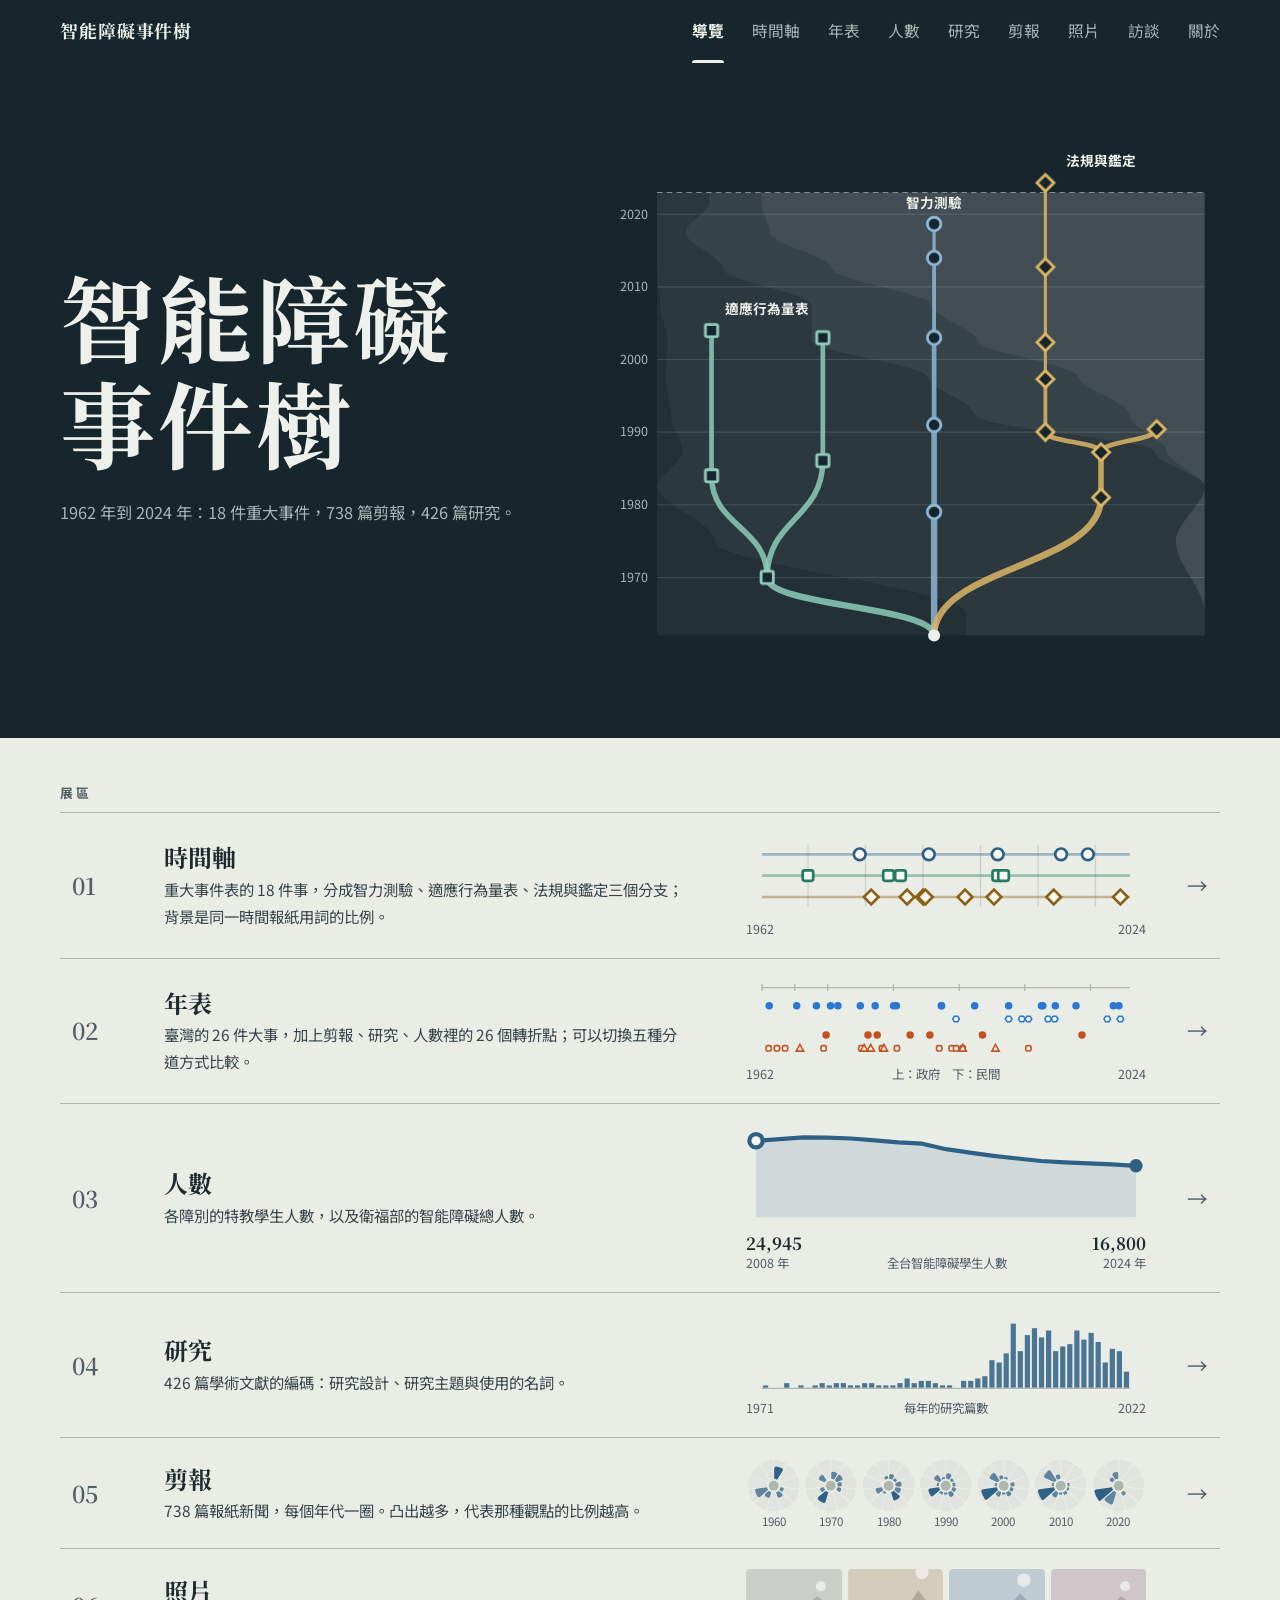
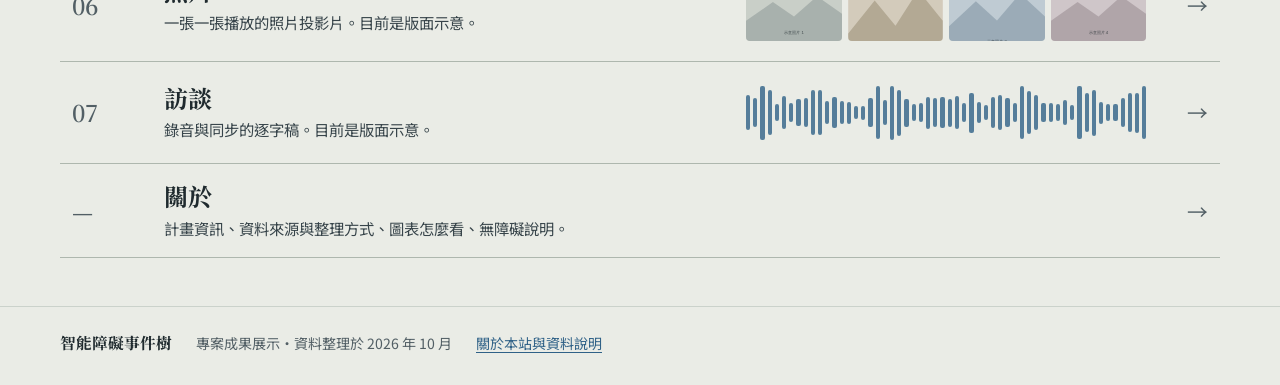
<file: index.html>
<!DOCTYPE html>
<html lang="zh-Hant-TW">
<head>
<meta charset="utf-8">
<meta name="viewport" content="width=device-width, initial-scale=1, viewport-fit=cover">
<title>智能障礙事件樹</title>
<meta name="description" content="智能障礙的數位策展：重大事件時間軸、738 篇剪報、426 篇研究與學生人數，並設有照片與訪談展區。">
<meta name="color-scheme" content="light dark">
<meta name="theme-color" media="(prefers-color-scheme: light)" content="#F7F8F4">
<meta name="theme-color" media="(prefers-color-scheme: dark)" content="#20272A">
<!-- 分享到社群或通訊軟體時顯示的標題、說明與圖片。og:image 最好寫成完整的網址（https://…/cover.png），見 README -->
<meta property="og:type" content="website">
<meta property="og:site_name" content="智能障礙事件樹">
<meta property="og:title" content="智能障礙事件樹">
<meta property="og:description" content="智能障礙的數位策展：重大事件時間軸、738 篇剪報、426 篇研究與學生人數，並設有照片與訪談展區。">
<meta property="og:locale" content="zh_TW">
<meta property="og:image" content="cover.png">
<meta property="og:image:width" content="1200">
<meta property="og:image:height" content="630">
<meta property="og:image:alt" content="深色背景上寫著「智能障礙事件樹」，右邊是一棵由下往上長的事件樹。">
<meta name="twitter:card" content="summary_large_image">
<link rel="icon" type="image/png" href="icon.png">
<link rel="icon" type="image/svg+xml" href="data:image/svg+xml,%3Csvg%20xmlns=%22http://www.w3.org/2000/svg%22%20viewBox=%220%200%2064%2064%22%3E%3Crect%20width=%2264%22%20height=%2264%22%20rx=%2214%22%20fill=%22%2317262D%22/%3E%3Cpath%20d=%22M32%2051C32%2039%2019%2041%2019%2025%22%20fill=%22none%22%20stroke=%22%238FB6D4%22%20stroke-width=%224.5%22%20stroke-linecap=%22round%22/%3E%3Cpath%20d=%22M32%2051C32%2041%2045%2043%2045%2031%22%20fill=%22none%22%20stroke=%22%23DDB565%22%20stroke-width=%224.5%22%20stroke-linecap=%22round%22/%3E%3Ccircle%20cx=%2219%22%20cy=%2219%22%20r=%225.5%22%20fill=%22%2317262D%22%20stroke=%22%238FB6D4%22%20stroke-width=%223.5%22/%3E%3Cpath%20d=%22M45%2017.500l7%207-7%207-7-7z%22%20fill=%22%2317262D%22%20stroke=%22%23DDB565%22%20stroke-width=%223.5%22%20stroke-linejoin=%22round%22/%3E%3Ccircle%20cx=%2232%22%20cy=%2251%22%20r=%224.5%22%20fill=%22%23EEF1EB%22/%3E%3C/svg%3E">
<link rel="apple-touch-icon" href="icon.png">
<link rel="preconnect" href="https://fonts.googleapis.com">
<link rel="preconnect" href="https://fonts.gstatic.com" crossorigin>
<link href="https://fonts.googleapis.com/css2?family=Noto+Serif+TC:wght@600;700&family=Noto+Sans+TC:wght@400;500;700&family=LXGW+WenKai+TC:wght@400;700&display=swap" rel="stylesheet">
<style>
/* ============ 顏色與字體 ============
   淺色與深色各一組；圖表用的資料色兩種主題都用色盲模擬檢查過 */
:root{
  --bg:#EAECE6; --paper:#F7F8F4; --stage:#E1E4DD; --ink:#1F2A2E; --ink2:#37444A; --muted:#525F65; --line:#CBD2CB; --line2:#AEB7AE;
  --c-iq:#2F6187; --c-ab:#247B62; --c-law:#8C6013;
  /* 年表兩道的顏色：政府藍、民間橘，用色盲模擬檢查過（ΔE 26，對背景至少 3:1） */
  --k-gov:#2A78D6; --k-civ:#C4501E;
  --p-blue:#1995EA; --p-green:#0B6817; --p-ochre:#AE8A0D; --p-purple:#682DAC; --p-pink:#D4407C;
  --g1:#EFECE4; --g2:#E1DBCE; --g3:#D0C8B6; --g4:#BCB2A0;
  --d1:#376fb0; --d2:#c26a3d; --d3:#17998a; --d4:#a8841a; --d5:#b0668f; --d6:#5f8f3a; --rose:#2F6187; --link:#2F6187; --ctl:#79847E;
  --trk:rgba(31,42,46,.045); --trk2:rgba(31,42,46,.11); --band:.04;
  --hero-bg:#17262D; --hero-fg:#EEF1EB; --hero-mut:#A9B5B4; --hero-a:#8FB6D4; --hero-b:#DDB565; --hero-c:#8ECDB9;
  --serif:"Noto Serif TC","Songti TC","PMingLiU",serif;
  --sans:"Noto Sans TC","PingFang TC","Microsoft JhengHei",sans-serif;
  --kai:"LXGW WenKai TC","Kaiti TC","BiauKai","DFKai-SB","標楷體",serif;
  --gut:40px; --r:12px; --mast:62px;
  box-sizing:border-box;
}
@media (prefers-color-scheme:dark){:root:not([data-theme="light"]){
  --bg:#171B1C; --paper:#20272A; --stage:#14181A; --ink:#E6EAE5; --ink2:#C7CFCB; --muted:#9BA6A8; --line:#384344; --line2:#4E5A5B;
  --c-iq:#82ABCB; --c-ab:#86C9B0; --c-law:#DDB35F;
  --k-gov:#3987E5; --k-civ:#D95926;
  --p-blue:#1479B0; --p-green:#2CAB36; --p-ochre:#906B0A; --p-purple:#AC69E9; --p-pink:#D4407C;
  --g1:#282C2A; --g2:#333733; --g3:#41453D; --g4:#4F5348;
  --d1:#5289d4; --d2:#c9703f; --d3:#24a08e; --d4:#b08720; --d5:#bd689b; --d6:#6ea040; --rose:#82ABCB; --link:#82ABCB; --ctl:#7E8A8B;
  --trk:rgba(230,234,229,.07); --trk2:rgba(230,234,229,.15); --band:.065;
  --hero-bg:#0D1315; --hero-fg:#E6EAE5; --hero-mut:#93A0A2; --hero-a:#82ABCB; --hero-b:#DDB35F; --hero-c:#8ECDB9; color-scheme:dark;
}}
:root[data-theme="dark"]{
  --bg:#171B1C; --paper:#20272A; --stage:#14181A; --ink:#E6EAE5; --ink2:#C7CFCB; --muted:#9BA6A8; --line:#384344; --line2:#4E5A5B;
  --c-iq:#82ABCB; --c-ab:#86C9B0; --c-law:#DDB35F;
  --k-gov:#3987E5; --k-civ:#D95926;
  --p-blue:#1479B0; --p-green:#2CAB36; --p-ochre:#906B0A; --p-purple:#AC69E9; --p-pink:#D4407C;
  --g1:#282C2A; --g2:#333733; --g3:#41453D; --g4:#4F5348;
  --d1:#5289d4; --d2:#c9703f; --d3:#24a08e; --d4:#b08720; --d5:#bd689b; --d6:#6ea040; --rose:#82ABCB; --link:#82ABCB; --ctl:#7E8A8B;
  --trk:rgba(230,234,229,.07); --trk2:rgba(230,234,229,.15); --band:.065;
  --hero-bg:#0D1315; --hero-fg:#E6EAE5; --hero-mut:#93A0A2; --hero-a:#82ABCB; --hero-b:#DDB35F; --hero-c:#8ECDB9; color-scheme:dark;
}

/* ============ 基本 ============ */
*,*::before,*::after{box-sizing:inherit}
[hidden]{display:none!important}
.vh{position:absolute;width:1px;height:1px;overflow:hidden;clip-path:inset(50%);white-space:nowrap}
/* 有瀏海或圓角的手機：最外層上下各留出系統列的高度（claude.ai 發布頁面時也是加在這裡）。
   頁首要蓋住上面那一段，所以 body 往上移回去，再由頁首自己留出同樣的高度；固定在下緣的面板也各自加上下方的高度 */
html{-webkit-text-size-adjust:100%;padding-top:env(safe-area-inset-top,0px);padding-bottom:env(safe-area-inset-bottom,0px);scroll-padding-top:calc(var(--mast) + 16px + env(safe-area-inset-top,0px))}
body{margin:calc(-1*env(safe-area-inset-top,0px)) 0 0;background:var(--bg);color:var(--ink);font-family:var(--sans);font-size:16px;line-height:1.75;-webkit-font-smoothing:antialiased;overflow-wrap:anywhere}
h1,h2,h3,h4,p,ul,ol,dl,dd,figure{margin:0}
button,input,select{font:inherit;color:inherit}
button{cursor:pointer;-webkit-tap-highlight-color:transparent}
a{color:var(--link);text-underline-offset:3px}
img{max-width:100%}
:focus-visible{outline:3px solid var(--ink);outline-offset:2px;border-radius:4px}
.wrap{max-width:1240px;margin-inline:auto;padding-inline:var(--gut)}
/* 「跳到主要內容」：平常看不到，用鍵盤聚焦時才出現在左上角 */
.skip{position:absolute;left:8px;top:calc(8px + env(safe-area-inset-top,0px));z-index:100;padding:10px 16px;background:var(--ink);color:var(--paper);border-radius:8px;text-decoration:none;white-space:nowrap}
.skip:not(:focus){width:1px;height:1px;padding:0;overflow:hidden;clip-path:inset(50%)}
#view{min-height:60vh}
#view.enter{animation:fadeIn .24s ease-out}
@keyframes fadeIn{from{opacity:0;transform:translateY(6px)}to{opacity:1;transform:none}}
#view > .wrap{padding-bottom:20px}

/* ============ 頁首：站名與展區 ============ */
.mast{position:sticky;top:0;z-index:40;padding-top:env(safe-area-inset-top,0px);background:var(--paper);border-bottom:1px solid var(--line)}
@supports ((backdrop-filter:blur(2px)) or (-webkit-backdrop-filter:blur(2px))){ .mast{background:color-mix(in srgb,var(--paper) 86%,transparent);-webkit-backdrop-filter:blur(12px);backdrop-filter:blur(12px)} }
.mast-in{display:flex;align-items:center;justify-content:space-between;gap:20px;min-height:var(--mast)}
.brand{font-family:var(--serif);font-weight:700;font-size:1.12rem;letter-spacing:.05em;color:var(--ink);text-decoration:none;white-space:nowrap}
.nav{display:flex;align-items:stretch;gap:2px;margin-right:-13px}
.nav a{position:relative;display:flex;align-items:center;min-height:var(--mast);padding:0 13px;font-size:.98rem;color:var(--muted);text-decoration:none;white-space:nowrap}
.nav a:hover{color:var(--ink)}
.nav a[aria-current="page"]{color:var(--ink);font-weight:700}
.nav a[aria-current="page"]::after{content:"";position:absolute;left:13px;right:13px;bottom:-1px;height:3px;border-radius:3px 3px 0 0;background:var(--ink)}
.nav a:focus-visible{outline-offset:-4px}
/* 首頁：頁首疊在深色的主視覺上 */
body[data-view="home"] .mast{margin-bottom:calc(-1*var(--mast) - 1px - env(safe-area-inset-top,0px))}
.mast.over{background:transparent;border-bottom-color:transparent;-webkit-backdrop-filter:none;backdrop-filter:none}
.mast.over .brand{color:var(--hero-fg)}
.mast.over .nav a{color:var(--hero-mut)}
.mast.over .nav a:hover,.mast.over .nav a[aria-current="page"]{color:var(--hero-fg)}
.mast.over .nav a[aria-current="page"]::after{background:var(--hero-fg)}
.mast.over :focus-visible{outline-color:var(--hero-fg)}

/* ============ 展區的標題區 ============ */
.ph{padding:24px 0 16px}
.ph-over{display:flex;align-items:center;gap:10px;min-height:1.3em;font-size:.78rem;letter-spacing:.16em;color:var(--muted);margin-bottom:6px}
.ph-site{display:none}
.ph-no::before{content:"";display:inline-block;width:26px;height:1px;background:var(--line2);vertical-align:middle;margin-right:10px}
.ph-row{display:flex;flex-wrap:wrap;align-items:center;justify-content:space-between;gap:8px 12px}
.ph-tools{display:flex;flex-wrap:wrap;gap:8px;margin-left:auto}
.ph-tools .btn{flex:none;min-height:38px;padding:4px 14px;font-size:.88rem}
.btn.how::before{content:"?";display:inline-grid;place-items:center;width:18px;height:18px;border:1.5px solid currentColor;border-radius:50%;font-size:.72rem;font-weight:700;line-height:1}
.ph h1{font-family:var(--serif);font-weight:700;font-size:clamp(1.6rem,1.15rem + 1.9vw,2.3rem);line-height:1.28;letter-spacing:.02em}
.ph h1:focus{outline:none}
.ph-lead{font-family:var(--kai);font-size:1.08rem;line-height:1.7;color:var(--ink2);max-width:46em;margin-top:8px}
.ph-lead:empty{display:none}
/* 展區裡的兩種看法（剪報：編碼分析／清單），做成兩張看得到說明的大頁籤 */
.subnav{display:flex;gap:10px;margin-bottom:18px}
.subnav a{display:grid;min-width:168px;padding:9px 18px 10px;border:1.5px solid var(--ctl);border-radius:var(--r);background:var(--paper);color:var(--ink);text-decoration:none;line-height:1.4}
.subnav a b{font-size:1rem}
.subnav a small{font-size:.8rem;color:var(--muted)}
.subnav a:hover{border-color:var(--ink)}
.subnav a[aria-current="page"]{background:var(--ink);border-color:var(--ink);color:var(--paper)}
.subnav a[aria-current="page"] small{color:var(--paper);opacity:.82}

/* ============ 控制項 ============ */
.bar{display:flex;flex-wrap:wrap;align-items:center;gap:10px 14px;margin-bottom:16px}
.lbl{font-size:.88rem;color:var(--muted)}
.seg{display:inline-flex;border:1.5px solid var(--ctl);border-radius:999px;overflow:hidden;background:var(--paper)}
.seg button{border:0;background:none;min-height:42px;padding:6px 18px;font-size:.95rem}
.seg button+button{border-left:1.5px solid var(--ctl)}
.seg button:hover{background:var(--bg)}
.seg button[aria-pressed="true"]{background:var(--ink);color:var(--paper);font-weight:700}
.seg button:focus-visible{outline-offset:-4px;border-radius:999px}
.chk{display:inline-flex;align-items:center;gap:8px;min-height:42px;padding:0 4px;font-size:.95rem;cursor:pointer}
.chk input{width:20px;height:20px;margin:0;accent-color:var(--ink)}
.btn{display:inline-flex;align-items:center;justify-content:center;gap:6px;min-height:42px;padding:6px 16px;border:1.5px solid var(--ctl);border-radius:999px;background:var(--paper);font-size:.94rem;color:var(--ink);text-decoration:none;white-space:nowrap}
.btn:hover{border-color:var(--ink)}
.btn[aria-pressed="true"],.btn.solid{background:var(--ink);border-color:var(--ink);color:var(--paper)}
.btn:disabled{opacity:.38;cursor:default;border-color:var(--ctl)}
.btn.wide{width:100%;border-radius:10px;margin-top:14px}
.src{font-size:.88rem;color:var(--muted);margin-left:auto;max-width:38em;text-align:right}

/* ============ 版面的積木：紙面、圖、數字 ============ */
.plate{background:var(--paper);border:1px solid var(--line);border-radius:var(--r);padding:22px 24px}
.plate,.grid2,.stats,.fig,.more{margin-bottom:20px}
.grid2{display:grid;grid-template-columns:repeat(2,minmax(0,1fr));gap:20px;align-items:start}
.grid2 > *{margin-bottom:0}
.fig h2,.nlist h2{font-family:var(--serif);font-weight:600;font-size:1.22rem;line-height:1.4;letter-spacing:.01em}
.note{color:var(--muted);font-size:.9rem;line-height:1.65;max-width:50em;margin-top:4px}
.chart{min-width:0;margin-top:14px}
.chart svg{display:block;max-width:100%;height:auto}
.chart text{font-family:var(--sans);font-variant-numeric:tabular-nums}
.lgd{list-style:none;display:flex;flex-wrap:wrap;gap:4px 16px;padding:0;margin-top:10px;font-size:.86rem;color:var(--ink2)}
.lgd li{display:inline-flex;align-items:center;gap:6px}
.lgd i{flex:none;width:11px;height:11px;border-radius:3px}
.lgd i.ln{width:16px;height:3px;border-radius:2px}
.lgd b{font-weight:400;color:var(--muted);font-variant-numeric:tabular-nums}
.lgd li.bold{font-weight:700;color:var(--ink)}
.colbar:hover rect:last-child{fill:var(--ink);fill-opacity:.06}
.xmark{cursor:pointer;outline:none}
.xmark .xlab{display:none}
.xmark:hover .xlab,.xmark:focus-visible .xlab,.xmark.on .xlab{display:block}
.xmark:hover .ring,.xmark.on .ring{fill-opacity:.9}
.xmark:focus-visible .ring{stroke-width:3.5}
/* 幾個大數字排成一列 */
.stats{display:grid;grid-template-columns:repeat(3,minmax(0,1fr));background:var(--paper);border:1px solid var(--line);border-radius:var(--r)}
.stat{padding:18px 24px 16px}
.stat+.stat{border-left:1px solid var(--line)}
.stat dt{font-size:.88rem;color:var(--muted)}
.stat .v{font-family:var(--serif);font-weight:700;font-size:2.05rem;line-height:1.25;font-variant-numeric:tabular-nums lining-nums}
.stat .v small{font-family:var(--sans);font-size:.95rem;font-weight:500;margin-left:5px}
.stat .sub{font-size:.86rem;color:var(--muted)}
/* 從時間軸的年代摘要連過來時：標題下面一小列，圖表上那個年代有一塊淡淡的底色 */
.focus{display:flex;flex-wrap:wrap;align-items:center;gap:6px 16px;margin-bottom:14px;font-size:.92rem}
.fchip{display:inline-flex;align-items:center;gap:2px;padding:1px 3px 1px 14px;border:1.5px solid var(--ink);border-radius:999px;background:var(--paper);font-weight:700}
.fchip button{width:34px;height:34px;padding:0 0 2px;border:0;border-radius:50%;background:none;font-size:1.2rem;line-height:1}
.fchip button:hover{background:var(--bg)}
.eband{fill:var(--ink);fill-opacity:var(--band)}
.ecap{fill:var(--ink2)}
/* 表格 */
.tbl{width:100%;border-collapse:collapse;font-size:.9rem;font-variant-numeric:tabular-nums;margin-top:8px}
.tbl th,.tbl td{padding:7px 8px;border-bottom:1px solid var(--line);text-align:right}
.tbl td{white-space:nowrap}
.tbl thead th{font-weight:700;color:var(--ink2);vertical-align:bottom;line-height:1.3}
.tbl tbody th{font-weight:500;color:var(--muted);white-space:nowrap}
.tbl th:first-child{text-align:left}
.tbl caption,.tcap{caption-side:top;padding:14px 0 2px;text-align:left;font-weight:700;font-size:.94rem;color:var(--ink)}
/* 只有「年、人數」兩欄的長表：排成幾欄，不用捲很長 */
.tbl.two,.tbl.two tbody{display:block}
.tbl.two thead{position:absolute;width:1px;height:1px;overflow:hidden;clip-path:inset(50%)}
.tbl.two tbody{columns:3 9.5em;column-gap:36px}
.tbl.two tr{display:flex;justify-content:space-between;gap:12px;break-inside:avoid;border-bottom:1px solid var(--line)}
.tbl.two th,.tbl.two td{border-bottom:0}
.heat{width:100%;border-collapse:separate;border-spacing:2px;font-size:.88rem;font-variant-numeric:tabular-nums;margin-top:12px}
.heat th,.heat td{padding:7px 8px}
.heat thead th{font-weight:600;font-size:.84rem;color:var(--ink2);text-align:center;vertical-align:bottom;line-height:1.3;white-space:nowrap}
.heat thead th small{display:block;font-weight:400;color:var(--muted);font-size:.74rem}
.heat thead .corner{text-align:left}
.heat thead th.hl{background:var(--ink);color:var(--paper);border-radius:8px}
.heat thead th.hl small{color:var(--paper);opacity:.85}
.heat tbody th{text-align:left;font-weight:500;line-height:1.4}
.heat tbody th small{display:block;font-weight:400;color:var(--muted);font-size:.78rem}
.heat td{text-align:center;border-radius:5px;min-width:3.2em;background:color-mix(in srgb,var(--rose) calc(var(--a,0)*100%),transparent)}
.heat td.tot{background:none;font-weight:700}
/* 可以展開的區塊 */
.more{padding:6px 24px}
.more[open]{padding-bottom:20px}
.more > summary,.tr > summary,.sub > summary{display:flex;align-items:center;gap:10px;min-height:46px;font-weight:700;cursor:pointer;list-style:none}
.more > summary::-webkit-details-marker,.tr > summary::-webkit-details-marker,.sub > summary::-webkit-details-marker{display:none}
.more > summary::before,.tr > summary::before,.sub > summary::before{content:"";flex:none;width:8px;height:8px;margin-left:2px;border-right:2px solid var(--ink);border-bottom:2px solid var(--ink);transform:rotate(-45deg);transition:transform .15s}
.more[open] > summary::before,.tr[open] > summary::before,.sub[open] > summary::before{transform:rotate(45deg)}
/* 數字表裡再分的小節：一張表一節 */
.sub{border-top:1px solid var(--line)}
.sub > summary{font-weight:500}
.sub[open]{padding-bottom:12px}
.sample{font-size:.88rem;color:var(--ink2);background:var(--paper);border:1px dashed var(--line2);border-radius:8px;padding:9px 14px;margin-bottom:16px}
.empty{text-align:center;padding:56px 24px;color:var(--muted)}
.empty h2{font-family:var(--serif);color:var(--ink);font-size:1.3rem;margin-bottom:6px}
.kai{font-family:var(--kai);font-size:1.05rem;line-height:1.75}
.ico{flex:none;display:inline-block;vertical-align:-2px}

/* ============ 時間軸 ============ */
.tl{display:grid;grid-template-columns:minmax(0,1fr);gap:24px}
.tl.wide{grid-template-columns:minmax(0,1fr) 370px;align-items:start}
/* 分支的篩選：沒選到的是空心的圖示，選到的是實心、加粗、有分支顏色的框 */
.tl-filter{display:flex;flex-wrap:wrap;align-items:center;gap:8px;margin-bottom:12px}
.bchip{display:inline-flex;align-items:center;gap:8px;min-height:40px;padding:5px 15px;border:1.5px solid var(--ctl);border-radius:999px;background:var(--paper);font-size:.94rem;color:var(--ink)}
.bchip:hover{border-color:var(--ink)}
.bchip[aria-pressed="true"]{border-color:var(--c,var(--ink));box-shadow:inset 0 0 0 1px var(--c,var(--ink));background:color-mix(in srgb,var(--c,var(--ink)) 9%,var(--paper));font-weight:700}
.tl-filter .hint{margin-left:6px;font-size:.88rem;color:var(--muted)}
.plate.tl-fig{padding:0;overflow:hidden;margin-bottom:0}
.tl-fig svg{display:block}

body[data-only] .foot a{display:none}
/* ============ 年表：上方一把時間尺，一道一種來源，可以左右捲動 ============ */
.cr-nav{display:flex;flex-wrap:wrap;align-items:center;gap:4px 2px;margin-bottom:10px}
.cr-nav > button{position:relative;min-height:38px;padding:4px 12px;border:0;border-radius:8px;background:none;font-size:.92rem;color:var(--muted)}
.cr-nav > button:hover{color:var(--ink);background:var(--trk2)}
.cr-nav > button[aria-current="true"]{color:var(--ink);font-weight:700}
.cr-nav > button[aria-current="true"]::after{content:"";position:absolute;left:12px;right:12px;bottom:3px;height:2px;border-radius:2px;background:var(--ink)}
.cr-arrows{display:flex;gap:6px;margin-left:auto}
.btn.rd{width:40px;min-height:40px;padding:0;font-size:1.25rem;line-height:1}
.plate.cr-fig{position:relative;padding:0;overflow:hidden;margin-bottom:0}
.cr-scroll{position:absolute;inset:0;overflow:auto;overscroll-behavior:contain;scrollbar-width:thin;cursor:grab}
.cr-scroll.drag{cursor:grabbing;user-select:none}
.cr-scroll:focus-visible{outline-offset:-4px}
.cr-track{position:relative}
.cr-bg{position:absolute;left:0;top:0}
.cr-era{position:absolute;top:0;z-index:1;height:30px;pointer-events:none}
.cr-era span{position:sticky;left:76px;display:inline-block;padding:9px 0 0 10px;font-size:.78rem;font-weight:700;letter-spacing:.12em;color:var(--ink2);white-space:nowrap}
/* 時間尺黏在框的最上面、道名黏在左邊；年表比框高時只在框裡上下捲 */
.cr-ruler{position:sticky;top:0;z-index:5;background:var(--paper)}
.cr-ruler > svg{position:absolute;left:0;top:0}
.cr-corner{position:sticky;left:0;z-index:2;background:var(--paper);border-right:1px solid var(--line)}
.cr-lanecol{position:sticky;left:0;z-index:4;background:var(--paper);border-right:1px solid var(--line);pointer-events:none}
.cr-bg{z-index:0}
.cr-lane{position:absolute;left:0;right:0;display:flex;flex-direction:column;justify-content:center;align-items:center;gap:2px;background:var(--paper);border-top:1px solid var(--line);text-align:center;line-height:1.3}
.cr-lane b{font-family:var(--serif);font-size:1rem}
.cr-lane .ico{width:13px;height:13px}
.cr-lane small{font-size:.7rem;color:var(--muted)}
/* 一件事：形狀標在它的日期上，右邊是年份與名稱 */
.cr-it{position:absolute;display:grid;grid-template-columns:14px auto minmax(0,1fr);column-gap:6px;align-items:center;padding:3px 6px 3px 1px;border:0;border-radius:8px;background:none;text-align:left;line-height:1.35;color:var(--ink)}
.cr-it .ico{align-self:center}
.cr-it .cr-y{font-size:.78rem;color:var(--muted);font-variant-numeric:tabular-nums}
.cr-it .cr-y{line-height:1.25}
.cr-it .cr-t{font-size:.92rem;font-weight:500;line-height:1.4;white-space:nowrap;overflow:hidden;text-overflow:ellipsis}
.cr-it.data .cr-t{font-weight:400;color:var(--ink2)}
.cr-it:hover{background:var(--trk2)}
.cr-it[aria-pressed="true"]{background:var(--ink);color:var(--paper)}
.cr-it[aria-pressed="true"] .cr-y,.cr-it[aria-pressed="true"] .cr-t{color:var(--paper)}
.cr-it[aria-pressed="true"] .ico *{stroke:var(--paper);stroke-width:1.5}
.cr-it:focus-visible{outline-offset:1px}
.cr-guide{position:absolute;width:0;border-left:2px solid var(--c,var(--ink));opacity:.7;pointer-events:none}
.cr-flag{position:absolute;z-index:3;top:36px;transform:translateX(-50%);padding:1px 7px;border-radius:999px;background:var(--ink);color:var(--paper);font-size:.74rem;font-variant-numeric:tabular-nums;white-space:nowrap;pointer-events:none;z-index:2}
.cr-note{margin-top:10px;font-size:.84rem;color:var(--muted)}
/* 浮在事件旁邊的說明卡片 */
/* 時間軸下方的說明區：左邊文字，右邊照片、剪報、訪談，下面上一件／下一件 */
.plate.cr-detail{position:relative;margin:14px 0 0;padding:22px 26px 18px;display:grid;grid-template-columns:minmax(0,1fr);gap:0 32px}
.cr-detail.has-media{grid-template-columns:minmax(0,1fr) minmax(0,1.05fr)}
.cr-detail .cr-d-foot{grid-column:1/-1}
.cr-detail .cr-d-side > .cr-media > .cr-ms:first-child{margin-top:0;padding-top:0;border-top:0}
.cr-detail h2{font-family:var(--serif);font-weight:700;font-size:1.4rem;line-height:1.35;margin-top:2px;padding-right:40px}
.cr-detail h2:focus{outline:none}
.cr-detail .cr-d-main{max-width:44em}
.cr-detail.intro{grid-template-columns:minmax(0,1fr) minmax(0,1fr)}
.cr-detail.intro .pn-sum{margin-top:0}
.cr-hint{margin-top:6px;color:var(--ink2);line-height:1.8}
/* 道的顏色小色條 */
.cr-sw{display:inline-block;flex:none;width:18px;height:5px;border-radius:3px;background:var(--c);vertical-align:middle;margin-right:6px}
.cr-lane .cr-sw{margin:0 0 4px}
.cr-lane b{font-size:1.05rem}
/* 介紹：兩道、四種形狀各有幾件 */
.cr-key{width:100%;border-collapse:collapse;font-size:.92rem}
.cr-key th,.cr-key td{padding:7px 8px;border-bottom:1px solid var(--line);text-align:right;font-variant-numeric:tabular-nums}
.cr-key thead th{font-weight:700;white-space:nowrap;vertical-align:bottom}
.cr-key thead th small{display:block;font-weight:400;font-size:.76rem;color:var(--muted)}
.cr-key tbody th{text-align:left;font-weight:400;display:flex;align-items:center;gap:7px}
.cr-key tbody th small{color:var(--muted);font-size:.78rem}
/* 顯示與章節排在同一行 */
.cr-vers{position:relative;display:flex;align-items:center;gap:6px;margin-bottom:8px;overflow-x:auto;scrollbar-width:thin;padding-bottom:2px}
.cr-vers > span{flex:none;font-size:.82rem;color:var(--muted);margin-right:4px}
.cr-vers > button{flex:none;display:inline-flex;align-items:center;gap:6px;min-height:36px;padding:3px 12px 3px 4px;border:1.5px solid var(--line2);border-radius:999px;background:var(--paper);font:inherit;font-size:.88rem;color:var(--ink)}
.cr-vers > button b{display:inline-grid;place-items:center;width:26px;height:26px;border-radius:50%;background:var(--trk2);font-size:.8rem}
.cr-vers > button:hover{border-color:var(--ink2)}
.cr-vers > button[aria-pressed="true"]{background:var(--ink);border-color:var(--ink);color:var(--paper);font-weight:700}
.cr-vers > button[aria-pressed="true"] b{background:var(--paper);color:var(--ink)}
html.cr-fixed .cr-vers{flex:none}
html.cr-big .cr-vers > button{font-size:1.05rem;min-height:44px}
.cr-bar{display:flex;flex-wrap:wrap;align-items:center;gap:6px 18px;margin-bottom:10px}
.cr-bar .tl-filter,.cr-bar .cr-nav{margin-bottom:0}
.cr-bar .cr-nav{flex:1 1 auto}
/* 畫面固定的版面：整頁剛好一個畫面高，頁面不捲；時間軸與說明區各自在框裡捲 */
html.cr-fixed{overflow:hidden}
html.cr-fixed .foot{display:none}
html.cr-fixed #view{min-height:0}
html.cr-fixed #view > .wrap.cr-app{height:calc(100vh - var(--cr-top,62px));height:calc(100dvh - var(--cr-top,62px));display:flex;flex-direction:column;padding-bottom:12px;overflow:hidden}
html.cr-fixed.has-dock #view > .wrap.cr-app{height:calc(100vh - var(--cr-top,62px) - 76px);height:calc(100dvh - var(--cr-top,62px) - 76px)}
html.cr-fixed .cr-app .ph{flex:none;padding:10px 0 8px}
html.cr-fixed .cr-app .ph-over,html.cr-fixed .cr-app .ph-lead{display:none}
html.cr-fixed .cr-app .ph h1{font-size:1.45rem}
html.cr-fixed .cr-app .tl{flex:1 1 auto;min-height:0;display:flex;flex-direction:column}
html.cr-fixed .cr-app .tl-main{flex:1 1 auto;min-height:0;display:flex;flex-direction:column}
html.cr-fixed .cr-bar{flex:none;flex-wrap:nowrap;overflow-x:auto;scrollbar-width:thin;padding-bottom:2px}
html.cr-fixed .cr-bar > *,html.cr-fixed .cr-bar .tl-filter{flex:none;flex-wrap:nowrap}
html.cr-fixed .cr-bar .cr-nav{flex:1 0 auto;flex-wrap:nowrap}
html.cr-fixed .cr-fig{flex:none}
html.cr-fixed .cr-detail{flex:1 1 0;min-height:0;overflow:auto;margin-top:10px;overscroll-behavior:contain}
/* 一排變矮時，字與上下的留白也小一點 */
.cr-fig.compact .cr-it{padding-top:1px;padding-bottom:1px}
.cr-fig.compact .cr-it .cr-t{font-size:.88rem}
.cr-fig.compact .cr-era span{padding-top:5px}
html.cr-fixed .cr-note{display:none}
@media (max-width:719px){
  html.cr-fixed .cr-app .ph-row{flex-wrap:nowrap}
  html.cr-fixed .cr-app .ph-tools{flex-wrap:nowrap;overflow-x:auto;scrollbar-width:none}
  html.cr-fixed .cr-app .ph-tools .btn{flex:none}
  html.cr-fixed .cr-app .ph h1{font-size:1.2rem;flex:none}
  .cr-detail.intro{grid-template-columns:minmax(0,1fr)}
}
@media (max-width:899px){
  .plate.cr-detail{padding:18px 16px 14px}
  .cr-detail.has-media{grid-template-columns:minmax(0,1fr)}
  .cr-detail .cr-d-side{margin-top:14px;padding-top:12px;border-top:1px solid var(--line)}
}
.cr-x{position:absolute;right:12px;top:12px;width:36px;height:36px;border:0;border-radius:50%;background:none;font-size:1.4rem;line-height:1;color:var(--muted)}
.cr-x:hover{background:var(--trk2);color:var(--ink)}
/* 年表上的小標記：這件事有照片、剪報或訪談 */
.cr-it .cr-t{display:flex;align-items:center;gap:6px;min-width:0}
.cr-it .cr-tt{min-width:0;overflow:hidden;text-overflow:ellipsis;white-space:nowrap}
.cr-b{display:inline-flex;align-items:center;gap:2px;flex:none;font-size:.76rem;font-weight:400;color:var(--ink2);font-variant-numeric:tabular-nums}
.cr-it[aria-pressed="true"] .cr-b{color:var(--paper)}
.cr-lmm{display:block;font-size:.8rem;font-weight:400;color:var(--muted)}
/* 易讀版：卡片最上面先看到 */
.cr-easy{margin-top:12px;padding:12px 14px 13px;border-radius:10px;background:var(--stage)}
.cr-easy p{font-size:1.06rem;line-height:1.85}
.cr-easy .cr-easy-h{display:flex;align-items:center;gap:8px;font-size:.8rem;line-height:1.4;font-weight:700;letter-spacing:.08em;color:var(--ink2);margin-bottom:2px}
.cr-easy-h span{padding:0 8px;border:1px solid var(--line2);border-radius:999px;font-weight:400;letter-spacing:0;color:var(--muted)}
.cr-more,.cr-full{margin-top:12px}
.cr-more > summary,.cr-full > summary{display:inline-flex;align-items:center;min-height:44px;padding:0 16px;border:1.5px solid var(--ctl);border-radius:999px;background:var(--paper);font-size:.92rem;cursor:pointer;list-style:none}
.cr-more > summary::-webkit-details-marker,.cr-full > summary::-webkit-details-marker{display:none}
.cr-more > summary::after,.cr-full > summary::after{content:"▾";margin-left:6px}
.cr-more[open] > summary::after,.cr-full[open] > summary::after{content:"▴"}
.cr-more > summary:hover,.cr-full > summary:hover{border-color:var(--ink)}
.cr-full p{margin-top:8px;font-size:.92rem;line-height:1.8}
/* 卡片裡的素材：順序固定，照片、剪報、訪談 */
.cr-media{margin-top:6px}
.cr-ms{margin-top:14px;padding-top:12px;border-top:1px solid var(--line)}
.cr-ms h3{display:flex;align-items:center;gap:6px;font-size:.98rem;margin-bottom:8px}
.cr-thumbs{display:grid;grid-template-columns:repeat(3,minmax(0,1fr));gap:10px}
.cr-th{display:flex;flex-direction:column;gap:4px;padding:0;border:0;background:none;text-align:left;font-size:.84rem;line-height:1.45;color:var(--ink);border-radius:8px}
.cr-img{position:relative;display:block;width:100%;aspect-ratio:4/3;border-radius:8px;overflow:hidden;background:var(--bg)}
.cr-img img,.cr-scan img{display:block;width:100%;height:100%;object-fit:cover}
.cr-th:hover .cr-img{outline:2px solid var(--ink);outline-offset:1px}
.cr-cap small{margin-left:6px;color:var(--muted);font-variant-numeric:tabular-nums}
.cr-sample{position:absolute;left:5px;top:5px;padding:0 6px;border-radius:4px;background:var(--ink);color:var(--paper);font-size:.7rem;font-style:normal;line-height:1.6}
.cr-clip{display:grid;grid-template-columns:84px minmax(0,1fr);gap:12px;padding:12px;border:1px solid var(--line);border-radius:10px}
.cr-clip + .cr-clip{margin-top:10px}
.cr-clip:not(:has(.cr-scan)){grid-template-columns:minmax(0,1fr)}
.cr-scan{position:relative;align-self:start;width:84px;height:106px;padding:0;border:1px solid var(--line2);border-radius:6px;overflow:hidden;background:var(--bg)}
.cr-scan:hover{outline:2px solid var(--ink);outline-offset:1px}
.cr-cm{font-size:.8rem;color:var(--muted)}
.cr-clip h4{margin:2px 0 4px;font-family:var(--serif);font-size:1rem;line-height:1.45}
.cr-ct{font-size:.9rem;line-height:1.75;color:var(--ink2)}
.cr-cr{margin-top:6px;font-size:.8rem;color:var(--muted)}
.cr-talk + .cr-talk{margin-top:14px}
.cr-th2{display:flex;flex-wrap:wrap;align-items:center;justify-content:space-between;gap:8px}
.cr-th2 p{display:grid;line-height:1.5}
.cr-th2 p span{font-size:.8rem;color:var(--muted)}
.cr-th2 .btn{gap:6px}
.cr-th2 .btn svg{width:16px;height:16px;fill:currentColor}
.cr-th2 .btn .ic-pause,.cr-th2 .btn svg.playing .ic-play{display:none}
.cr-th2 .btn svg.playing .ic-pause{display:inline}
.cr-talk ol{list-style:none;padding:0;margin-top:8px;display:grid;gap:2px}
.cr-talk li{display:grid;grid-template-columns:54px minmax(0,1fr);gap:6px;align-items:start;padding:2px 6px;border-radius:8px}
.cr-talk li.now{background:var(--stage);box-shadow:inset 3px 0 0 var(--ink)}
.cr-talk li p{padding-top:10px;font-size:.9rem;line-height:1.75}
.cr-ts{min-height:44px;border:0;border-radius:6px;background:none;font-size:.84rem;color:var(--link);text-decoration:underline;text-underline-offset:3px;font-variant-numeric:tabular-nums}
/* 看大圖：照片與剪報掃描共用，深色底不跟著主題變 */
.cr-lb{position:fixed;inset:0;z-index:90;display:grid;grid-template-rows:auto minmax(0,1fr) auto;padding:env(safe-area-inset-top,0px) env(safe-area-inset-right,0px) env(safe-area-inset-bottom,0px) env(safe-area-inset-left,0px);background:#14191B;color:#EEF1EB}
.cr-lb :focus-visible{outline-color:#EEF1EB}
.cr-lb-top{display:flex;align-items:center;justify-content:space-between;gap:12px;padding:12px 20px;font-size:.88rem;color:#A9B5B4;font-variant-numeric:tabular-nums}
.cr-lb-x{display:inline-flex;align-items:center;gap:8px;min-height:48px;padding:0 18px;border:1.5px solid #A9B5B4;border-radius:999px;background:none;color:#EEF1EB;font-size:.95rem}
.cr-lb-x span{font-size:1.3rem;line-height:1}
.cr-lb-mid{display:grid;grid-template-columns:72px minmax(0,1fr) 72px;align-items:center;min-height:0;overflow:hidden}
.cr-lb-mid figure{position:relative;width:100%;height:100%;min-height:0;margin:0;padding:8px 0;box-sizing:border-box}
.cr-lb-mid img{display:block;width:100%;height:100%;object-fit:contain}
.cr-lb-mid .cr-sample{left:8px;top:8px}
.cr-lb-nav{justify-self:center;width:52px;height:52px;border:1.5px solid #A9B5B4;border-radius:50%;background:none;color:#EEF1EB;font-size:1.5rem;line-height:1}
.cr-lb-cap{display:grid;grid-template-columns:minmax(0,1fr) minmax(0,1fr);gap:24px;padding:14px 72px 22px;border-top:1px solid #2E3A3E;max-height:38vh;overflow:auto}
.cr-lb-cap h2{font-family:var(--serif);font-size:1.3rem;line-height:1.4}
.cr-lb-cap p{margin-top:4px;line-height:1.8;color:#D6DCD8}
.cr-lb-cap .cr-lb-cr{font-size:.84rem;color:#A9B5B4}
.cr-lb-alt{padding:10px 14px;border-radius:10px;background:#1F2A2E}
.cr-lb-alt h3{font-size:.8rem;letter-spacing:.08em;color:#A9B5B4}
html.lb-open,html.lb-open body{overflow:hidden}
@media (max-width:719px){
  .cr-thumbs{grid-template-columns:repeat(2,minmax(0,1fr))}
  .cr-lb-mid{grid-template-columns:48px minmax(0,1fr) 48px}
  .cr-lb-nav{width:44px;height:44px}
  .cr-lb-cap{grid-template-columns:minmax(0,1fr);gap:10px;padding:12px 16px 18px}
}
/* 大字 */
.big-a{font-family:var(--serif);font-weight:700}
html.cr-big .cr-it .cr-y{font-size:.95rem}
html.cr-big .cr-it .cr-t{font-size:1.2rem}
html.cr-big .cr-b{font-size:.92rem}
html.cr-big .cr-lane b{font-size:1.2rem}
html.cr-big .cr-lane small{font-size:.82rem}
html.cr-big .cr-era span{font-size:.92rem}
html.cr-big .cr-nav > button{font-size:1.08rem}
html.cr-big .cr-detail{font-size:1.15rem}
html.cr-big .cr-detail h2,html.cr-big .sheet-body h2{font-size:1.75rem}
html.cr-big :is(.cr-detail,.sheet-body) :is(.pn-desc,.pn-date,.pn-kind,.cr-src,.cr-ct,.cr-talk li p,.cr-full p){font-size:1.1rem}
html.cr-big :is(.cr-detail,.sheet-body) .cr-easy p{font-size:1.32rem}
html.cr-big :is(.cr-detail,.sheet-body) :is(.btn,.cr-more > summary,.cr-full > summary){min-height:52px;font-size:1.05rem}
html.cr-big .cr-thumbs{grid-template-columns:repeat(2,minmax(0,1fr))}
html.cr-big .cr-th{font-size:1rem}
html.cr-big .tlist{font-size:1.15rem}
.cr-src{margin-top:14px;font-size:.84rem;color:var(--muted)}
@media (max-width:719px){
  .cr-era span{left:52px}
  .cr-lane b{font-size:.9rem}
  .cr-it .cr-t{font-size:.86rem}
  .cr-nav > button{flex:none;padding:4px 8px;font-size:.86rem}
  .cr-nav{flex-wrap:nowrap;overflow-x:auto;scrollbar-width:none;margin-inline:calc(-1*var(--gut));padding-inline:var(--gut)}
  .cr-nav::-webkit-scrollbar,#crFilter::-webkit-scrollbar{display:none}
  .cr-arrows{display:none}
  #crFilter{flex-wrap:nowrap;overflow-x:auto;scrollbar-width:none;margin-inline:calc(-1*var(--gut));padding-inline:var(--gut)}
  #crFilter .bchip{flex:none;min-height:38px;padding:4px 12px}
}
.tl-terms{display:flex;flex-wrap:wrap;align-items:center;gap:8px;margin-top:12px}
.tchip{display:inline-flex;align-items:center;gap:8px;min-height:40px;padding:5px 14px;border:1.5px solid var(--ctl);border-radius:999px;background:var(--paper);font-size:.92rem}
.tchip i{flex:none;width:15px;height:15px;border-radius:4px;background:var(--c);border:1px solid var(--line2)}
.tchip:hover{border-color:var(--ink)}
.tchip[aria-pressed="true"]{border-color:var(--ink);box-shadow:inset 0 0 0 1px var(--ink);font-weight:700}
.tchip.sm{min-height:34px;padding:2px 11px;font-size:.86rem;color:var(--ink)}
.tsvg text{font-family:var(--sans);fill:var(--ink)}
.tsvg .rootlab{font-family:var(--serif);font-weight:700}
.tsvg .inv{fill:var(--paper)}
.tsvg .cav{fill:var(--ink2);pointer-events:none}
.tsvg .bname text{font-weight:700;paint-order:stroke;stroke:var(--paper);stroke-width:3.5px;stroke-linejoin:round}
.tsvg .dec{cursor:pointer;outline:none}
.tsvg .dec .dbox{fill:var(--paper);fill-opacity:0;stroke:transparent;stroke-width:1.5px}
.tsvg .dec text{fill:var(--ink2);font-variant-numeric:tabular-nums}
.tsvg .dec:hover .dbox{fill-opacity:1;stroke:var(--line2)}
.tsvg.lanes .dec .dbox{fill-opacity:.92;stroke:var(--line2)}
.tsvg .dec.on .dbox{fill:var(--ink);fill-opacity:1;stroke:var(--ink)}
.tsvg .dec.on text{fill:var(--paper);font-weight:700}
.tsvg .dec:focus-visible .dbox{fill-opacity:1;stroke:var(--ink);stroke-width:2.5px}
.tsvg .ev{cursor:pointer;outline:none}
/* 總覽：只有節點；枝條和分支名稱可以點，點了只看那個分支 */
.tsvg .dot .ring{fill:none;stroke:transparent;stroke-width:2.5px}
.tsvg .dot:hover .mk{fill:var(--c)}
.tsvg .dot:focus-visible .ring{stroke:var(--ink)}
.tsvg .bseg,.tsvg .bname.pick{cursor:pointer}
.tsvg .bseg:hover .vis{opacity:1}
.tsvg .bname .nbox{fill:var(--paper);fill-opacity:0;stroke:transparent;stroke-width:1.5px}
.tsvg .bname.pick:hover .nbox{fill-opacity:.9;stroke:var(--line2)}
.tsvg .ev .mk{fill:var(--paper);stroke:var(--c);stroke-width:2.6px}
.tsvg .ev.on .mk{fill:var(--c)}
.tsvg .ev.dim .mk{opacity:.4}
.tsvg .node.dim .lt{fill:var(--muted);font-weight:400}
.tsvg .node.dim path{opacity:.4}
.tsvg .ev .lb{fill:var(--paper);fill-opacity:.9;stroke:transparent;stroke-width:1.5px}
.tsvg .ev .lt{font-weight:600}
.tsvg .ev:hover .lb{stroke:var(--c)}
.tsvg .ev.on .lb{fill:var(--ink);fill-opacity:1;stroke:var(--ink)}
.tsvg .ev.on .lt{fill:var(--paper)}
.tsvg .ev:focus-visible .lb{stroke:var(--ink);stroke-width:2.5px}
.tsvg .row .rowbg{fill:var(--paper);fill-opacity:0;stroke:transparent;stroke-width:2px}
.tsvg .row:hover .rowbg{fill-opacity:.55}
.tsvg .row.on .rowbg{fill-opacity:.97;stroke:var(--ink)}
.tsvg .row:focus-visible .rowbg{fill-opacity:.8;stroke:var(--ink)}
.tsvg .row.on .lt{fill:var(--ink)}
.tsvg .row.rel .rowbg{fill-opacity:.62}
.tsvg .row.dim .lt{fill:var(--ink2);font-weight:400}
.tsvg .row.dim .lead{opacity:.25}
.tsvg .row .lead{stroke:var(--c);stroke-width:1.2px;opacity:.55}
.tsvg .row .yr{fill:var(--ink2);font-variant-numeric:tabular-nums}
/* 說明：右邊一欄，或從下方滑出 */
.plate.panel{position:sticky;top:calc(var(--mast) + 18px);max-height:calc(100vh - var(--mast) - 36px);overflow:auto;padding:22px 24px 24px;margin-bottom:0}
.pn-kind{display:flex;align-items:center;gap:7px;font-size:.84rem;letter-spacing:.06em;color:var(--muted)}
.pn-kind .sw{width:14px;height:14px;border-radius:4px;border:1px solid var(--line2)}
.panel h2,.sheet-body h2{font-family:var(--serif);font-weight:700;font-size:1.45rem;line-height:1.35;margin-top:2px}
.panel h2:focus,.sheet-body h2:focus{outline:none}
.pn-date{font-family:var(--serif);font-size:1.02rem;color:var(--ink2);font-variant-numeric:tabular-nums}
.pn-desc{margin-top:12px;font-size:.97rem;line-height:1.8}
.pn-desc p+p{margin-top:8px}
.memo{margin-top:12px;padding:12px 14px;background:var(--bg);border-radius:8px;font-size:.92rem;line-height:1.75}
.memo h3,.pn-rel h3,.pn-rose h3{font-size:.78rem;letter-spacing:.16em;color:var(--muted);font-weight:700;margin-bottom:4px}
.memo p+p{margin-top:6px}
.pn-terms{display:flex;flex-wrap:wrap;align-items:center;gap:6px 8px;margin-top:14px;font-size:.88rem;color:var(--muted)}
.pn-rel,.pn-rose{margin-top:18px}
.jump{display:flex;align-items:center;gap:8px;width:100%;min-height:44px;margin-top:6px;padding:8px 12px;border:1px solid var(--line);border-left:3px solid var(--c);border-radius:8px;background:var(--paper);text-align:left;font-size:.94rem}
.jump span{flex:1}
.jump small{color:var(--muted);font-variant-numeric:tabular-nums}
.jump:hover{border-color:var(--ink);border-left-color:var(--c)}
.pager{display:flex;align-items:center;justify-content:space-between;gap:8px;margin-top:20px;padding-top:14px;border-top:1px solid var(--line);font-size:.88rem;color:var(--muted);font-variant-numeric:tabular-nums}
.pn-sum{margin-top:14px}
.pn-sum > div{display:flex;justify-content:space-between;gap:12px;padding:8px 0;border-bottom:1px solid var(--line);font-size:.93rem}
.pn-sum dt{flex:none;color:var(--muted)}
.pn-sum .nb{display:inline-block;white-space:nowrap}
.pn-sum dd{font-weight:700;text-align:right}
.pn-sum dd a{display:inline-block;padding:2px 0;text-decoration:none}
.pn-sum dd a:hover{text-decoration:underline}
.pn-rose .rose{width:170px;margin:4px auto 0}
.pn-go{margin-top:10px;font-size:.92rem}
.pn-start{margin-top:16px}
.sheet{position:fixed;left:0;right:0;bottom:0;z-index:60;display:flex;flex-direction:column;max-height:62vh;background:var(--paper);border-top:1px solid var(--line2);border-radius:18px 18px 0 0;
  box-shadow:0 -12px 32px rgba(0,0,0,.16);transform:translateY(102%);transition:transform .24s cubic-bezier(.2,.8,.2,1);padding-bottom:env(safe-area-inset-bottom,0px)}
.sheet.open{transform:none}
.sheet-bar{flex:none;display:grid;grid-template-columns:1fr auto 1fr;align-items:center;padding:2px 6px 0 18px}
.sheet-grip{grid-column:2;width:40px;height:4px;border-radius:2px;background:var(--line2)}
.sheet-x{justify-self:end;min-height:44px;padding:0 12px;border:0;background:none;font-size:.9rem;color:var(--link);text-decoration:underline;text-underline-offset:3px}
.sheet-body{overflow:auto;padding:0 18px 20px;overscroll-behavior:contain}
body.has-sheet #main{padding-bottom:64vh}
html.has-sheet{scroll-padding-bottom:64vh}
/* 文字清單 */
.plate.tlist{padding:8px 22px 18px;margin-bottom:0}
.tlist h2{font-family:var(--serif);font-size:1.05rem;font-weight:700;margin-top:14px;padding-bottom:4px;border-bottom:1px solid var(--line2)}
.tlist ol{list-style:none;padding:0}
.litem{display:grid;grid-template-columns:8.6em minmax(0,1fr) auto;align-items:center;gap:2px 14px;width:100%;min-height:48px;padding:8px 10px;border:0;border-bottom:1px solid var(--line);border-left:3px solid transparent;background:none;text-align:left;font-size:.96rem}
.litem:hover{background:var(--bg)}
.litem[aria-pressed="true"]{border-left-color:var(--c);background:var(--bg)}
.litem .ld{color:var(--ink2);font-variant-numeric:tabular-nums;font-size:.9rem}
.litem .lm{display:inline-flex;align-items:center;gap:6px;color:var(--muted);font-size:.84rem}
.litem.dim b{font-weight:400;color:var(--muted)}
.litem.dim .ico{opacity:.4}

/* ============ 剪報：圓圈圖 ============ */
.rose{display:block;max-width:100%;height:auto}
.rose text{font-family:var(--sans);fill:var(--ink)}
.rose .trk{fill:var(--trk)}
.rose .pet{fill:var(--rose)}
.rose .hub{fill:var(--paper);stroke:var(--line2);stroke-width:1px}
.rose .dot{fill:var(--line2)}
.rose .hit{fill:transparent}
.rose .rc-c{fill:var(--muted)}
.rose .rc-v,.rose .rc-y{font-family:var(--serif);font-weight:700;font-variant-numeric:tabular-nums}
.rose .slot{cursor:pointer;outline:none}
.rose .slot:hover .trk{fill:var(--trk2)}
.rose .slot:hover .pet{opacity:1}
.rose .rl-bg{fill:transparent}
.rose .slot.cur .rl-bg{fill:var(--ink)}
.rose .rl.off{fill:var(--muted)}
.rose .slot.cur .rl{fill:var(--paper);font-weight:700}
.rose .slot:focus-visible .hit{stroke:var(--ink);stroke-width:2.5px}
.rz{display:grid;grid-template-columns:minmax(0,540px) minmax(0,1fr);gap:16px 40px;align-items:center}
.rz-a,.rz-b{min-width:0}
.rz-head{display:flex;align-items:center;justify-content:center;gap:14px}
.rz-title{min-width:11em;text-align:center}
.rz-era{font-family:var(--serif);font-weight:700;font-size:1.9rem;line-height:1.25}
.rz-n{color:var(--muted);font-size:.95rem}
.rz-nav{flex:none;width:44px;height:44px;padding:0 0 4px;border:1.5px solid var(--ctl);border-radius:50%;background:var(--paper);font-size:1.5rem;line-height:1}
.rz-nav:hover{border-color:var(--ink)}
.rz-fig{touch-action:pan-y;min-width:0;margin-top:4px}
.rz-fig .chart{display:flex;justify-content:center;margin-top:0}
.rz-cat{font-family:var(--serif);font-weight:700;font-size:1.25rem;line-height:1.4;display:flex;flex-wrap:wrap;align-items:baseline;gap:2px 10px}
.rz-cat small{font-family:var(--sans);font-weight:400;font-size:.9rem;color:var(--muted)}
.rz-b .chart{margin-top:8px}
.trend .tcol{fill:transparent;cursor:pointer}
.trend .tcol:hover{fill:var(--trk)}
/* 每個年代一個小圓圈，排在折線圖正下方，一欄對一個年代 */
.rstrip{display:grid;grid-template-columns:repeat(7,minmax(0,1fr));margin-top:2px}
.rmini{display:flex;flex-direction:column;align-items:center;gap:1px;min-width:0;min-height:48px;padding:6px 0 7px;border:0;border-radius:10px;background:none}
.rmini svg{width:100%;max-width:64px}
.rmini:hover{background:var(--trk)}
.rmini.on{background:var(--trk2)}
.rm-y{font-size:.82rem;color:var(--ink2);font-variant-numeric:tabular-nums;line-height:1.3}
.rmini.on .rm-y{font-weight:700;color:var(--ink)}
.rz-back{display:flex;flex-wrap:wrap;align-items:center;justify-content:center;gap:8px 18px;margin-top:10px;font-size:.92rem}
.nlist h2{display:flex;flex-wrap:wrap;align-items:baseline;gap:2px 12px}
.nlist h2 small{font-family:var(--sans);font-weight:400;font-size:.88rem;color:var(--muted)}
.nempty{color:var(--muted)}
.clips{list-style:none;padding:0;margin-top:6px}
.clips li{display:grid;grid-template-columns:6.4em 5em minmax(0,1fr);gap:2px 14px;padding:12px 2px;border-bottom:1px solid var(--line)}
.clips li:last-child{border-bottom:0}
.clips .nd{font-variant-numeric:tabular-nums;color:var(--ink2);font-size:.9rem}
.clips .no{color:var(--muted);font-size:.9rem}
.clips .nt{font-weight:700}
.clips .nt em{display:inline-block;font-style:normal;font-weight:400;font-size:.76rem;margin-left:8px;padding:0 8px;border:1px solid var(--line2);border-radius:999px;color:var(--muted);white-space:nowrap}
.clips .nm{grid-column:3;display:flex;flex-wrap:wrap;gap:0 16px;font-size:.84rem;color:var(--ink2)}
.clips .nm i{font-style:normal;color:var(--muted)}
.bars{display:grid;grid-template-columns:auto minmax(60px,1fr) auto;gap:5px 12px;align-items:center;font-size:.86rem;margin:10px 0 6px;max-width:42em}
.bars .bb{height:8px;border-radius:4px;background:var(--trk2);overflow:hidden}
.bars .bb i{display:block;height:100%;border-radius:4px;background:var(--rose)}
.bars .bv{color:var(--muted);font-variant-numeric:tabular-nums}
.form{display:flex;flex-wrap:wrap;gap:12px 16px;margin-bottom:10px}
.field{display:grid;gap:4px;font-size:.86rem;color:var(--muted)}
.field.grow{flex:1 1 280px}
.field input,.field select{min-height:44px;min-width:9em;padding:8px 12px;border:1.5px solid var(--ctl);border-radius:10px;background:var(--paper);color:var(--ink);font-size:1rem}
.status{font-size:.9rem;color:var(--muted);margin-bottom:10px}

/* ============ 照片：投影片 ============ */
.plate.show{display:grid;grid-template-columns:minmax(0,1fr) 320px;grid-template-rows:minmax(0,1fr) auto;padding:0;overflow:hidden;min-height:430px}
.show:fullscreen{border-radius:0;border:0}
.stage{position:relative;display:flex;align-items:center;justify-content:center;min-width:0;min-height:0;background:var(--stage);touch-action:pan-y}
.stage img{max-width:calc(100% - 56px);max-height:calc(100% - 56px);object-fit:contain;background:var(--paper);box-shadow:0 1px 2px rgba(0,0,0,.12),0 14px 30px rgba(0,0,0,.12);transition:opacity .25s}
.snav{position:absolute;top:50%;width:46px;height:46px;margin-top:-23px;padding:0 0 4px;border:1.5px solid var(--ctl);border-radius:50%;background:var(--paper);font-size:1.6rem;line-height:1}
.snav.prev{left:14px}
.snav.next{right:14px}
.snav:hover{border-color:var(--ink)}
.scap{min-height:0;overflow:auto;padding:28px 24px;border-left:1px solid var(--line)}
.syear{font-family:var(--serif);font-weight:700;font-size:2.3rem;line-height:1.1;font-variant-numeric:tabular-nums}
.scap h2{font-family:var(--serif);font-weight:700;font-size:1.25rem;margin-top:10px}
.scap .kai{margin-top:8px}
.scredit{margin-top:10px;font-size:.86rem;color:var(--muted)}
.scap .sample{margin:16px 0 0;background:var(--bg)}
.sbar{grid-column:1/-1;display:flex;align-items:center;gap:12px;min-width:0;padding:10px 14px;border-top:1px solid var(--line)}
.scount{font-size:.9rem;color:var(--muted);font-variant-numeric:tabular-nums;white-space:nowrap}
.strip{flex:1;display:flex;gap:6px;min-width:0;padding:3px;overflow-x:auto;scrollbar-width:thin}
.strip button{flex:none;display:grid;justify-items:center;gap:1px;padding:3px;border:1.5px solid transparent;border-radius:8px;background:none;font-size:.7rem;line-height:1.3;color:var(--muted);font-variant-numeric:tabular-nums}
.strip img{display:block;width:52px;height:38px;object-fit:cover;border-radius:4px}
.strip button:hover{border-color:var(--line2)}
.strip button[aria-current="true"]{border-color:var(--ink);color:var(--ink);font-weight:700}

/* ============ 訪談 ============ */
.ivs{list-style:none;padding:0;display:grid;grid-template-columns:minmax(0,1fr);gap:20px;margin-bottom:20px}
.plate.iv{padding:24px 26px;margin-bottom:0}
.iv-no{font-size:.78rem;letter-spacing:.16em;color:var(--muted)}
.iv h2{font-family:var(--serif);font-weight:700;font-size:1.35rem;line-height:1.35}
.meta{font-size:.88rem;color:var(--muted);margin-top:2px}
.iv .kai{margin-top:8px;max-width:44em}
.player{display:flex;align-items:center;gap:14px;margin-top:16px}
.pp{flex:none;display:grid;place-items:center;width:54px;height:54px;padding:0;border:0;border-radius:50%;background:var(--ink);color:var(--paper)}
.pp svg{width:24px;height:24px;fill:currentColor}
.pp .ic-pause,.pp.playing .ic-play{display:none}
.pp.playing .ic-pause{display:block}
.pp.sm{width:44px;height:44px}
.pp.sm svg{width:20px;height:20px}
.wavebox{position:relative;flex:1;min-width:0;height:54px}
.wave{display:flex;align-items:center;gap:2px;height:100%;overflow:hidden}
.wave i{flex:1;min-width:1px;border-radius:2px;background:var(--line2)}
.wave i.on{background:var(--rose)}
.wavebox input{position:absolute;inset:0;width:100%;height:100%;margin:0;opacity:0;cursor:pointer}
.wavebox:focus-within{outline:3px solid var(--ink);outline-offset:3px;border-radius:6px}
.time{font-size:.88rem;color:var(--muted);font-variant-numeric:tabular-nums;white-space:nowrap}
.tr{margin-top:16px;border-top:1px solid var(--line)}
.segs{list-style:none;padding:0}
.segs li{display:grid;grid-template-columns:auto 5em minmax(0,1fr);align-items:baseline;gap:4px 12px;padding:10px;border-left:3px solid transparent;border-radius:8px}
.segs li.now{background:var(--bg);border-left-color:var(--rose)}
.ts{min-width:54px;min-height:36px;padding:2px 10px;border:1.5px solid var(--ctl);border-radius:999px;background:var(--paper);font-size:.84rem;color:var(--link);font-variant-numeric:tabular-nums}
.ts:hover{border-color:var(--ink)}
.sp{font-size:.86rem;color:var(--muted)}
.segs p{font-family:var(--kai);font-size:1.05rem;line-height:1.75}
.needs{padding-left:1.2em;font-size:.94rem}
/* 開始播放後出現在畫面下方的播放列 */
.dock{position:fixed;left:0;right:0;bottom:0;z-index:50;display:flex;align-items:center;gap:12px;padding:10px max(var(--gut),calc((100vw - 1240px)/2 + var(--gut))) calc(10px + env(safe-area-inset-bottom,0px));
  background:var(--paper);border-top:1px solid var(--line2);box-shadow:0 -8px 24px rgba(0,0,0,.12)}
.dock-bar{position:absolute;left:0;right:0;top:-2px;height:3px;background:var(--line)}
.dock-bar i{display:block;width:0;height:100%;background:var(--rose)}
.dock-txt{flex:1;min-width:0;display:grid;padding:2px 0;border:0;background:none;text-align:left;line-height:1.4}
.dock-txt b{font-size:.94rem;white-space:nowrap;overflow:hidden;text-overflow:ellipsis}
.dock-txt span{font-size:.82rem;color:var(--muted);white-space:nowrap;overflow:hidden;text-overflow:ellipsis}
.dock-time{font-size:.84rem;color:var(--muted);font-variant-numeric:tabular-nums;white-space:nowrap}
.dock-x{min-height:44px;padding:0 8px;border:0;background:none;font-size:.88rem;color:var(--link);text-decoration:underline;text-underline-offset:3px}
body.has-dock .foot{padding-bottom:76px}
html.has-dock{scroll-padding-bottom:88px}

/* ============ 導覽（首頁） ============ */
.hero{background:var(--hero-bg);color:var(--hero-fg)}
.hero-in{display:grid;grid-template-columns:minmax(0,5fr) minmax(0,6fr);align-items:center;gap:40px;min-height:min(82vh,740px);padding-top:calc(var(--mast) + 28px + env(safe-area-inset-top,0px));padding-bottom:40px}
.hero-title{font-family:var(--serif);font-weight:700;font-size:clamp(3rem,7.4vw,6.4rem);line-height:1.12;letter-spacing:.03em}
.hero-title:focus{outline:none}
.hero-facts{margin-top:24px;color:var(--hero-mut);font-size:1.02rem;max-width:30em}
.hero-art{display:block;justify-self:end;width:100%;max-width:640px;border-radius:6px}
.hero-art svg{display:block;width:100%;height:auto}
.hero-art text{font-family:var(--sans)}
.hero-art:focus-visible{outline:3px solid var(--hero-fg);outline-offset:6px}
.hero .grow{stroke-dasharray:1;stroke-dashoffset:1;animation:grow var(--t) ease-out var(--d) forwards}
.hero .pop{opacity:0;animation:pop .35s ease-out var(--d) forwards}
@keyframes grow{to{stroke-dashoffset:0}}
@keyframes pop{to{opacity:1}}
.dir{padding:44px 0 8px}
.dir h2{font-size:.8rem;letter-spacing:.24em;color:var(--muted);font-weight:700;margin-bottom:8px}
.dir ol{list-style:none;padding:0;border-bottom:1px solid var(--line2)}
.dir-row{display:grid;grid-template-columns:64px minmax(0,1fr) minmax(0,400px) 34px;align-items:center;gap:8px 28px;padding:20px 12px;border-top:1px solid var(--line2);color:var(--ink);text-decoration:none;transition:background .15s}
.dir-row:hover{background:var(--paper)}
.dir-row:focus-visible{outline-offset:-3px}
.dir-no{font-family:var(--serif);font-size:1.45rem;font-weight:600;color:var(--muted);font-variant-numeric:tabular-nums lining-nums}
.dir-txt{display:grid;gap:2px}
.dir-txt b{font-family:var(--serif);font-size:1.5rem;font-weight:700;line-height:1.35}
.dir-txt span{color:var(--ink2);font-size:.96rem;max-width:34em}
.dir-thumb{display:grid;gap:2px;min-width:0}
.dir-go{justify-self:end;font-size:1.3rem;color:var(--muted);transition:transform .15s}
.dir-row:hover .dir-go{transform:translateX(4px);color:var(--ink)}
.dir-row.plain{padding-block:16px}
.th-line svg{display:block;width:100%;height:auto}
.th-cap{display:flex;justify-content:space-between;align-items:flex-end;gap:8px;font-size:.78rem;line-height:1.35;color:var(--muted);font-variant-numeric:tabular-nums}
.th-cap b{display:block;font-family:var(--serif);font-size:1.05rem;color:var(--ink)}
.th-cap span:last-child{text-align:right}
.th-roses{display:grid;grid-template-columns:repeat(7,minmax(0,1fr));gap:2px}
.th-roses > span{display:grid;justify-items:center;gap:1px}
.th-roses .rose{width:100%;max-width:56px}
.th-roses i{font-style:normal;font-size:.72rem;line-height:1.2;color:var(--muted);font-variant-numeric:tabular-nums}
.th-photos{display:grid;grid-template-columns:repeat(4,minmax(0,1fr));gap:6px}
.th-photos img{display:block;width:100%;aspect-ratio:4/3;object-fit:cover;border-radius:4px}
.th-wave{display:flex;align-items:center;gap:3px;height:54px}
.th-wave i{flex:1;border-radius:2px;background:var(--rose);opacity:.8}

/* ============ 關於 ============ */
.about{display:grid;grid-template-columns:220px minmax(0,1fr);gap:48px;align-items:start;padding-top:6px}
.atoc{position:sticky;top:calc(var(--mast) + 20px);display:grid;gap:2px;border-left:1px solid var(--line2)}
.atoc button{min-height:40px;margin-left:-1px;padding:8px 14px;border:0;border-left:2px solid transparent;background:none;text-align:left;font-size:.92rem;color:var(--ink2)}
.atoc button:hover{color:var(--ink);border-left-color:var(--ink)}
.abody{max-width:44em}
.abody section+section{margin-top:36px;padding-top:28px;border-top:1px solid var(--line)}
.abody h2{font-family:var(--serif);font-weight:700;font-size:1.5rem;line-height:1.35}
.abody h2:focus{outline:none}
.abody h3{font-size:1.02rem;font-weight:700;margin-top:20px}
.abody p,.abody ul{margin-top:10px}
.abody ul{padding-left:1.2em}
.abody li{margin-top:6px}
.fill{margin-top:14px;border-top:1px solid var(--line)}
.fill > div{display:grid;grid-template-columns:11em minmax(0,1fr);gap:12px;padding:10px 0;border-bottom:1px solid var(--line)}
.fill dt{color:var(--muted)}
.todo{color:var(--muted)}

/* ============ 頁尾、上一頁／下一頁、提示框 ============ */
.route{display:grid;grid-template-columns:1fr 1fr;gap:16px;margin-top:40px;padding-top:14px;border-top:1px solid var(--line2)}
.rt{display:grid;padding:10px 4px;color:var(--ink);text-decoration:none}
.rt small{font-size:.78rem;letter-spacing:.14em;color:var(--muted)}
.rt b{font-family:var(--serif);font-size:1.25rem;line-height:1.4}
.rt.next{text-align:right}
.rt.prev b::before{content:"← "}
.rt.next b::after{content:" →"}
.rt:hover b{text-decoration:underline;text-underline-offset:5px}
.foot{margin-top:20px;border-top:1px solid var(--line)}
.foot-in{display:flex;flex-wrap:wrap;align-items:center;gap:4px 24px;padding-top:22px;padding-bottom:28px;font-size:.88rem;color:var(--muted)}
.foot b{font-family:var(--serif);font-size:.98rem;color:var(--ink)}
/* 新手導覽：把要說明的地方框起來，其餘變暗 */
.tour{position:fixed;inset:0;z-index:90}
.tour-hole{position:fixed;border-radius:12px;box-shadow:0 0 0 2px var(--paper),0 0 0 200vmax rgba(10,16,18,.62);pointer-events:none;transition:left .22s,top .22s,width .22s,height .22s}
.tour-card{position:fixed;width:min(360px,calc(100vw - 24px));padding:18px 20px 16px;border-radius:14px;background:var(--paper);color:var(--ink);box-shadow:0 14px 40px rgba(0,0,0,.32);transition:left .22s,top .22s}
.tour-step{display:flex;justify-content:space-between;font-size:.78rem;letter-spacing:.16em;color:var(--muted)}
.tour-card h2{font-family:var(--serif);font-weight:700;font-size:1.2rem;line-height:1.4;margin-top:2px}
.tour-card h2+p{margin-top:6px;font-size:.96rem;line-height:1.75}
.tour-btns{display:flex;align-items:center;gap:8px;margin-top:14px}
.tour-btns .gap{flex:1}
.tour-off{margin-top:6px}
.tour-off button{min-height:36px;padding:4px 0;border:0;background:none;font-size:.84rem;color:var(--link);text-decoration:underline;text-underline-offset:3px}
.safe-b{position:fixed;left:0;bottom:0;width:0;height:env(safe-area-inset-bottom,0px);visibility:hidden;pointer-events:none}
.tip{position:fixed;z-index:80;max-width:min(320px,calc(100vw - 16px));padding:8px 12px;border-radius:8px;background:var(--ink);color:var(--paper);font-size:.84rem;line-height:1.5;pointer-events:none;box-shadow:0 6px 18px rgba(0,0,0,.22)}
.tip b{display:block}

/* ============ 平板與手機 ============ */
@media (max-width:1100px){ :root{--gut:28px} .rz{grid-template-columns:minmax(0,460px) minmax(0,1fr);gap:16px 24px} }
@media (max-width:859px){
  .grid2{grid-template-columns:minmax(0,1fr)}
  .rz{grid-template-columns:minmax(0,1fr);gap:18px}
  .rz-head{justify-content:space-between}
  .rz-title{min-width:0}
  .rz-era{font-size:1.5rem}
  .plate.show{grid-template-columns:minmax(0,1fr);grid-template-rows:auto;min-height:0}
  .stage{aspect-ratio:4/3;max-height:58vh}
  .stage img{max-width:calc(100% - 28px);max-height:calc(100% - 28px)}
  .scap{border-left:0;border-top:1px solid var(--line);padding:16px 18px;overflow:visible}
  .syear{font-size:1.7rem}
  .sbar{flex-wrap:wrap}
  .strip{order:5;flex:1 1 100%}
  .hero-in{grid-template-columns:minmax(0,1fr);gap:24px;min-height:0;padding-top:calc(var(--mast) + 26px + env(safe-area-inset-top,0px));padding-bottom:28px}
  .hero-art{justify-self:center;max-width:560px}
  .dir{padding-top:28px}
  .dir-row{grid-template-columns:auto minmax(0,1fr) auto;gap:4px 12px;padding:18px 4px}
  .dir-no{font-size:1.05rem;align-self:start;padding-top:.5em;min-width:1.6em}
  .dir-txt b{font-size:1.35rem}
  .dir-thumb{grid-column:1/-1;margin-top:8px}
  .dir-go{grid-column:3;grid-row:1}
  .about{grid-template-columns:minmax(0,1fr);gap:20px}
  .atoc{position:static;display:flex;flex-wrap:wrap;gap:6px;border-left:0}
  .atoc button{margin:0;padding:6px 14px;border:1.5px solid var(--ctl);border-radius:999px}
  .atoc button:hover{border-color:var(--ink)}
}
@media (max-width:719px){
  :root{--gut:16px; --mast:46px}
  body{font-size:15.5px}
  .brand{display:none}
  .mast-in{padding-inline:6px}
  .nav{flex:1;justify-content:space-between;gap:0;margin:0}
  .nav a{flex:1 1 auto;justify-content:center;padding:0 4px;font-size:.92rem}
  .nav a[aria-current="page"]::after{left:3px;right:3px}
  .ph{padding:16px 0 12px}
  .ph-site{display:inline}
  .ph-no::before{width:14px;margin-right:8px}
  .ph-lead{font-size:1rem}
  .subnav a{flex:1 1 0;min-width:0;padding:8px 12px}
  .seg button{padding:6px 15px}
  .src{margin-left:0;flex-basis:100%;text-align:left}
  .plate{padding:16px}
  .more{padding:4px 16px}
  .more[open]{padding-bottom:16px}
  .stats{grid-template-columns:minmax(0,1fr)}
  .stat{display:grid;grid-template-columns:minmax(0,1fr) auto;align-items:baseline;gap:0 12px;padding:11px 16px}
  .stat+.stat{border-left:0;border-top:1px solid var(--line)}
  .stat .v{grid-column:2;grid-row:1;font-size:1.5rem}
  .stat .sub{grid-column:1/-1}
  .tbl{font-size:.74rem}
  .tbl th,.tbl td{padding:6px 2px}
  .tbl.vcols thead th span{display:inline-block;writing-mode:vertical-rl;white-space:nowrap;letter-spacing:.06em;line-height:1.15;padding-bottom:2px}          /* 欄位多的表：欄名直著寫，欄位才不會太擠 */
  .heat,.heat tbody{display:block}
  .heat thead{position:absolute;width:1px;height:1px;overflow:hidden;clip-path:inset(50%)}
  .heat tr{display:grid;grid-template-columns:repeat(var(--cols),minmax(0,1fr));gap:2px;padding:8px 0;border-top:1px solid var(--line)}
  .heat tbody th{grid-column:1/-1;padding:0 0 4px}
  .heat td{min-width:0;padding:4px 0 5px;font-size:.8rem;line-height:1.3}
  .heat td::before{content:attr(data-h);display:block;font-size:.62rem;color:var(--ink2)}
  .heat td.hl::before{margin:0 3px;border-radius:999px;background:var(--ink);color:var(--paper);font-weight:700}
  .tl-filter .lbl{display:none}
  .tl-filter .hint{flex-basis:100%;margin-left:2px}
  .bchip{padding:5px 13px}
  .tchip{min-height:38px;padding:4px 11px;font-size:.86rem;gap:6px}
  .tl-terms .lbl{flex-basis:100%}
  .plate.tlist{padding:4px 14px 14px}
  .litem{grid-template-columns:minmax(0,1fr) auto}
  .litem .ld{grid-column:1/-1}
  .rz-fig{margin-inline:-10px}
  .rm-y{font-size:.74rem}
  .clips li{grid-template-columns:auto minmax(0,1fr);gap:2px 10px}
  .clips .nt,.clips .nm{grid-column:1/-1}
  .clips .nm{flex-direction:column}
  .field{flex:1 1 40%}
  .field input,.field select{min-width:0;width:100%}
  .plate.iv{padding:18px 16px}
  .player{gap:10px}
  .wave{gap:1px}
  .bar .lbl{display:none}
  .pp{width:50px;height:50px}
  .time{font-size:.78rem}
  .segs li{grid-template-columns:auto minmax(0,1fr);padding:10px 8px}
  .segs p{grid-column:1/-1}
  .hero-title{font-size:clamp(2.6rem,13vw,3.6rem)}
  .hero-facts{margin-top:14px;font-size:.96rem}
  .route{margin-top:28px}
  .fill > div{grid-template-columns:minmax(0,1fr);gap:0}
}
@media (max-width:359px){ .tbl{font-size:.66rem} .tbl th,.tbl td{padding:6px 1px} }          /* 很窄的手機：數字表再小一點，一列才放得下 */
/* 用手指操作的裝置：主要按鈕至少 44 像素高 */
@media (pointer:coarse){ .btn,.ph-tools .btn,.seg button,.tchip,.bchip,.ts,.chk{min-height:44px} .tchip.sm{min-height:40px} }
@media (prefers-reduced-motion:reduce){
  *,*::before,*::after{animation-duration:.01ms!important;animation-delay:0s!important;transition-duration:.01ms!important}
  .hero .grow{stroke-dashoffset:0;animation:none}
  .hero .pop{opacity:1;animation:none}
}
</style>
</head>
<body>
<noscript><p style="margin:0;padding:24px;font:16px/1.8 sans-serif">這個網站需要開啟瀏覽器的 JavaScript 才能顯示內容。</p></noscript>

<header class="mast" id="mast">
  <a href="#view" class="skip" id="skipMain">跳到主要內容</a>
  <div class="wrap mast-in">
    <a class="brand" href="#home" data-go="home">智能障礙事件樹</a>
    <nav class="nav" id="nav" aria-label="展區"></nav>
  </div>
</header>
<main id="main">
  <section class="hero" id="hero" aria-labelledby="heroTitle" hidden></section>
  <div id="view"></div>
</main>
<footer class="foot">
  <div class="wrap foot-in">
    <b>智能障礙事件樹</b>
    <span>專案成果展示・資料整理於 2026 年 10 月</span>
    <a href="#about" data-go="about">關於本站與資料說明</a>
  </div>
</footer>
<div class="sheet" id="sheet" role="region" aria-label="說明" hidden>
  <div class="sheet-bar"><span class="sheet-grip" aria-hidden="true"></span><button class="sheet-x" data-sheet-close aria-label="關閉說明">關閉</button></div>
  <div class="sheet-body" id="sheetBody"></div>
</div>
<div class="dock" id="dock" role="region" aria-label="正在播放的訪談" hidden>
  <div class="dock-bar" aria-hidden="true"><i id="dockBar"></i></div>
  <button class="pp sm" id="dockPlay" aria-pressed="false" aria-label="播放"><svg viewBox="0 0 24 24" aria-hidden="true" focusable="false"><path class="ic-play" d="M8 5.5v13l11-6.5z"/><path class="ic-pause" d="M7 5h4v14H7zM13 5h4v14h-4z"/></svg></button>
  <button class="dock-txt" id="dockGo"><span class="vh">回到正在播放的段落：</span><b id="dockTitle"></b><span id="dockSeg"></span></button>
  <span class="dock-time" id="dockTime"></span>
  <button class="dock-x" id="dockClose" aria-label="停止並關閉播放列">停止</button>
</div>
<div class="tour" id="tour" hidden>
  <div class="tour-hole" id="tourHole"></div>
  <div class="tour-card" id="tourCard" role="dialog" aria-modal="true" aria-labelledby="tourTitle" aria-describedby="tourText">
    <p class="tour-step"><span>導覽</span><span id="tourStep"></span></p>
    <h2 id="tourTitle"></h2>
    <p id="tourText"></p>
    <div class="tour-btns"><button class="btn" id="tourSkip">略過</button><span class="gap"></span><button class="btn" id="tourPrev">上一步</button><button class="btn solid" id="tourNext">下一步</button></div>
    <p class="tour-off"><button id="tourOff">以後不再自動顯示導覽</button></p>
  </div>
</div>
<div class="tip" id="tip" aria-hidden="true" hidden></div>
<div class="safe-b" id="safeB" aria-hidden="true"></div>

<template id="aboutTpl">
  <div class="about">
    <nav class="atoc" aria-label="本頁內容">
      <button data-scroll="ab1">關於本計畫</button>
      <button data-scroll="ab2">資料來源與整理方式</button>
      <button data-scroll="ab3">圖表怎麼看</button>
      <button data-scroll="ab4">無障礙說明</button>
      <button data-scroll="ab5">用詞與內容</button>
      <button data-scroll="ab6">引用與授權</button>
    </nav>
    <div class="abody">
    <section>
      <h2 id="ab1" tabindex="-1">關於本計畫</h2>
      <p>本站把智能障礙相關的資料放在同一條時間軸上：重大事件、報紙剪報、學術研究、學生人數，並設有照片與訪談錄音的展區。</p>
      <dl class="fill">
        <div><dt>計畫名稱</dt><dd class="todo">（待填）</dd></div>
        <div><dt>執行單位</dt><dd class="todo">（待填）</dd></div>
        <div><dt>計畫主持人與團隊</dt><dd class="todo">（待填）</dd></div>
        <div><dt>執行期間</dt><dd class="todo">（待填）</dd></div>
        <div><dt>經費來源</dt><dd class="todo">（待填）</dd></div>
        <div><dt>聯絡方式</dt><dd class="todo">（待填）</dd></div>
      </dl>
    </section>

    <section>
      <h2 id="ab2" tabindex="-1">資料來源與整理方式</h2>
      <ul>
        <li><b>時間軸</b>：來自「智能障礙重大事件表」的 18 件事，說明與備註保留原文。智力測驗、適應行為量表、法規與鑑定三個分支是整理時分的；標為「1970 年代」的事件畫在 1970 年的位置。背景的用詞比例由新聞資料算出，每五年一段（1980 年以前每十年一段）。新聞資料到 2022 年，2023 年以後的背景留白，圖上用一條虛線標出資料的終點。</li>
        <li><b>年表</b>：臺灣的 26 件大事，其中 12 件直接取自「智能障礙重大事件表」，其餘取自全國法規資料庫，以及心路、智總、喜憨兒等團體的沿革，每件事都寫了來源。另外 26 個轉折點（剪報 12、研究 6、人數 8）由本站的剪報、研究文獻與學生人數算出。</li>
        <li><b>剪報</b>：使用「2026整理」工作表的 738 篇。日期取自「0815合併原始檔」的日期欄（721 篇對得到），其餘 17 篇用檔名開頭的日期；標題取自檔名。</li>
        <li><b>觀點</b>：用「主要事件觀點」，可以加上「次要敘述觀點」。編為「無」或沒有填的不畫在圓圈裡，另外寫出篇數。</li>
        <li><b>主題</b>：用「重編主題」的大類。專家學者意見與專家學者分享合併為「專家學者」，三種表揚合併為「表揚」，其餘以「-」前面的字為大類；點某一格會列出細項。</li>
        <li><b>用詞</b>：寫法相近的併成一組，例如「白痴/低能」與「低能」、「憨兒」與「喜憨兒」、「心智障礙」與「心智障礙者」。較少見的 37 種寫法（各出現 1 到 3 次）歸為「其他用詞」。</li>
        <li><b>標記</b>：原表有 18 篇標記為「有出現關鍵字但主體非智能障礙者」，這些仍計入統計，在剪報清單裡會標示。</li>
        <li><b>沒有放上來的欄位</b>：備註欄有當事人的姓名，所以沒有放進網頁。剪報標題取自檔名，少數也含有姓名，公開分享前請再檢查。</li>
        <li><b>研究文獻</b>：「Design_themes」工作表的 426 篇。文獻用詞取自「Terms」工作表的 628 筆（兩筆空白略過），以「智能障礙」開頭的寫法併入智能障礙，英文與少見的寫法歸為其他。</li>
        <li><b>學生人數</b>：全台用「通報網全台數據」，台北市用「台北市年報」，智能障礙總人數用「衛福部全台數據」。表裡的 ID、ASD、LD、CP、OTHER 分別顯示為智能障礙、自閉症、學習障礙、腦性麻痺、其他障礙。腦性麻痺欄位填 0 的年度不畫。</li>
      </ul>
    </section>

    <section>
      <h2 id="ab3" tabindex="-1">圖表怎麼看</h2>
      <p>每個展區第一次進來時，會出現幾個步驟的導覽，可以選擇以後不再自動顯示；之後隨時可以按標題旁的「怎麼看」重看。</p>
      <h3>時間軸</h3>
      <ul>
        <li>三個分支各自從樹根長出來：智力測驗（圓形）、適應行為量表（方形）、法規與鑑定（菱形）。越上面越晚。</li>
        <li>一進來是總覽，樹上只畫節點，不寫事件名稱；滑鼠移到節點上會顯示名稱。在圖的上方選一個或幾個分支，就只畫那幾支，並寫出事件名稱；「全部」是三個一起看，全部取消就回到總覽。也可以直接點圖上的枝條或分支名稱。</li>
        <li>手機上，總覽一樣是一棵樹；選了分支之後，改成由上往下排的直式時間軸，一行一件事。</li>
        <li>點任何一個事件，會顯示日期與說明，它所在的分支也會打開。說明裡可以往前、往後看相連的事件，也可以用「上一件／下一件」在畫出來的分支裡依時間順序一件一件看。</li>
        <li>背景色塊是同一時間報紙用詞的比例。點圖下方的用詞，可以單獨看那個詞，法規裡用到這個詞的事件會保持清楚，其他的變淡。</li>
        <li>點年代（例如 1980），會列出那十年的重大事件、剪報、研究與學生人數；點後面有箭頭的數字，可以到那個展區看同一個年代，那個年代會被標出來。</li>
        <li>「文字清單」會把事件排成純文字的清單。按 Esc 或「清除選取」取消選取。</li>
      </ul>
      <h3>年表</h3>
      <ul>
        <li>年表這一頁剛好一個畫面高，頁面不會上下移動：上面是時間軸，下面是說明，點別件事時只換說明的內容。畫面比較矮（例如手機橫放、瀏覽器放大字）或開了「大字」時，會改回可以上下捲的一般頁面，內容才不會被擠掉。</li>
        <li>由左往右是由早到晚，上方是時間尺。時間尺照年份比例畫，1980 年以前事件較少，尺比較緊。</li>
        <li>「分道的版本」可以用五種方式分道，方便比較：A 政府／民間、B 三個主題（名稱與鑑定、教育、生活與權利）、C 大事／資料、D 不分道、E 誰的聲音（政府、家長與團體、報紙、學界）。選擇會記在瀏覽器裡。形狀一律說明種類：實心圓形是大事，空心的方形、三角形、六角形分別是剪報、研究、人數裡看到的轉折點。顏色與形狀都有，不只靠顏色分辨。</li>
        <li>可以左右捲動、用滑鼠拖曳或滾輪；點章節名稱會捲到那一章。滑鼠移到一件事上，時間尺上會標出日期；點一下，時間軸正下方會出現說明與來源，不會擋住其他事件，直接點別件就換成那一件；可以用「上一件／下一件」一件一件看，按 Esc 或 × 關掉。</li>
        <li>名稱後面有小圖示（相機、報紙、聲波）的事件，有照片、剪報或訪談。點開說明，照片可以看大圖並讀畫面描述，剪報附打好的內文，訪談可以從相關的片段開始播放，並跟著逐字稿讀。</li>
        <li>每一件（大事、剪報、研究、人數）的說明最上面是「易讀版」：短句、常用詞，一句一個意思；完整說明收在「看完整說明」裡。易讀版目前是草稿，正在請專業人員與自我倡議者審閱。</li>
        <li>「大字」會放大年表與說明的字，設定會記在瀏覽器裡。瀏覽器本身的放大（到 200%）也不會讓名稱被截掉。</li>
        <li>「文字清單」會把全部的時間點依章節排成純文字的清單，也寫出每件事有哪些照片、剪報與訪談。</li>
      </ul>
      <h3>學生人數與研究文獻的圖表</h3>
      <ul>
        <li>折線圖與長條圖：滑鼠移到圖上（手機用手指點）會顯示那一年的數字。每一頁最下面的「看數字表」有每張圖完整的數字。</li>
        <li>各障別人數的圖上，圓圈標出智能障礙與學習障礙、自閉症人數交叉的位置，移上去或點一下會顯示說明。</li>
        <li>表格的底色越深，代表占那一欄的比例越高。</li>
        <li>從時間軸的年代摘要連過來時，那個年代會被標出來：圖的橫軸上有一條深色的線，表格那一欄的欄名是深色的。按標題下方的「×」取消。</li>
      </ul>
      <h3>剪報的圓圈圖</h3>
      <ul>
        <li>中間是一個圓，外面平分成幾格，每格對應一個編碼類別，每一圈格子的位置都一樣。</li>
        <li>每一格從中間的圓往外凸，凸出的面積和「那個年代有多少比例的新聞屬於這一格」成正比；凸到最外面代表的比例，所有圓圈都一樣。</li>
        <li>顏色最深的一格是那個年代比例最高的類別。格子順時針依這個類別「平均出現的年份」由早到晚排。</li>
        <li>圖上只寫類別名稱。大圈中間是一組數字（比例與篇數），屬於外圈標成深色的那個類別：平常是比例最高的一格；滑鼠移到別的格子上或點一下，就換成那一格。</li>
        <li>一進來，大圈是全部年代。點一個年代的小圓圈，大圈換成那個年代，再點一次回到全部年代；點大圈的任何一格，所有圓圈只亮那一格，下面列出那些新聞。手機上可以在大圈上左右滑，換上一個或下一個年代。</li>
        <li>大圈右邊的折線，是同一個類別在各年代的比例，會跟著你移到或點選的那一格更換；折線下面每個年代一個小圓圈，點一下，大圈就換成那個年代。</li>
        <li>頁面最下面的「看各年代的數字」有完整的表。</li>
      </ul>
    </section>

    <section>
      <h2 id="ab4" tabindex="-1">無障礙說明</h2>
      <ul>
        <li><b>鍵盤操作</b>：所有功能都可以用鍵盤操作。Tab 移動、Enter 選取、Esc 取消；頁面最上方有「跳到主要內容」的連結。切換展區後，焦點會移到展區標題。圖表上滑鼠移過去才出現的數字，可以從「看數字表」讀到。</li>
        <li><b>不只靠顏色</b>：時間軸同時用顏色和形狀區分三個分支；圓圈圖靠位置和文字標示；圖表的顏色用色盲模擬檢查過。</li>
        <li><b>文字替代</b>：圖表附有數字表；時間軸有純文字清單。照片需附替代文字，訪談錄音需附逐字稿。</li>
        <li><b>對比與字級</b>：內文與背景的對比在 4.5:1 以上；按鈕邊框、圖表的線與長條在 3:1 以上。時間軸的背景色塊刻意較淡，可以點圖下方的用詞加深單一色塊，數字在剪報展區的「用詞」。字級使用相對單位，可以用瀏覽器放大。</li>
        <li><b>手機與電腦</b>：版面會依螢幕寬度重新排列，圖表依寬度重畫，不需要左右捲動。照片與圓圈圖可以左右滑動，也都有按鈕可以按。</li>
        <li><b>其他</b>：手機與平板上，主要按鈕至少 44 像素高；支援深色模式；會依系統設定減少動畫。</li>
        <li><b>檢測</b>：2026 年 10 月以 axe-core 4.14 依 WCAG 2.2 AA 的規則檢查各展區（電腦與手機版面、淺色與深色）。自動檢測只涵蓋一部分準則，本站尚未以螢幕報讀軟體實機測試，也還沒有請身心障礙使用者試用。</li>
      </ul>
    </section>

    <section>
      <h2 id="ab5" tabindex="-1">用詞與內容</h2>
      <ul>
        <li>本站保留資料原本的用詞，包括當年報紙與法規使用的名詞，用來呈現用語的變化。</li>
        <li>剪報的主題包含社會事件，例如命案與性侵案件。</li>
      </ul>
    </section>

    <section>
      <h2 id="ab6" tabindex="-1">引用與授權</h2>
      <p class="todo">（待填）建議的引用方式，以及剪報、照片、錄音的授權與使用範圍。</p>
    </section>
    </div>
  </div>
</template>

<script>
/* ============ 資料 ============
   RAW 由四份檔案整理而來（新聞編碼、文獻、學生人數）；事件樹的事件來自「智能障礙重大事件表」。 */
const RAW = {
"news":[
{"d":"1962-01-15","o":"中央日報","t":"幼獅社","w":["白痴/低能"],"wg":["白痴／低能"],"p":["政策公告及回應-設班或設立機構","障礙者/家庭故事"],"pg":["政策公告及回應","障礙者/家庭故事"],"v":"期待正常化/健全主義","v2":"無","x":0},
{"d":"1964-03-10","o":"中國時報","t":"兄弟白痴命案","w":["白痴/低能"],"wg":["白痴／低能"],"p":["社會事件-命案"],"pg":["社會事件"],"v":"無","v2":"無","x":0},
{"d":"1964-07-15","o":"中央日報","t":"設班 教育局告家長書","w":["智能不足"],"wg":["智能不足"],"p":["政策公告及回應-設班或設立機構"],"pg":["政策公告及回應"],"v":"無","v2":"期待正常化/健全主義","x":0},
{"d":"1964-10-19","o":"中央日報","t":"義光育幼院","w":["白痴/低能"],"wg":["白痴／低能"],"p":["政策公告及回應-設班或設立機構"],"pg":["政策公告及回應"],"v":"期待正常化/健全主義","v2":"無","x":0},
{"d":"1965-01-10","o":"中央日報","t":"設班","w":["智能不足"],"wg":["智能不足"],"p":["政策公告及回應-設班或設立機構"],"pg":["政策公告及回應"],"v":"期待正常化/健全主義","v2":"無","x":0},
{"d":"1965-01-16","o":"聯合報","t":"防止留級","w":["智能不足"],"wg":["智能不足"],"p":["政策公告及回應-設班或設立機構"],"pg":["政策公告及回應"],"v":"無","v2":"無","x":0},
{"d":"1965-09-12","o":"中國時報","t":"白痴","w":["白痴/低能"],"wg":["白痴／低能"],"p":["障礙者/家庭故事"],"pg":["障礙者/家庭故事"],"v":"沈重負擔/同情憐憫","v2":"慈善","x":0},
{"d":"1966-08-28","o":"聯合報","t":"教育廳設特殊學校","w":["智能不足"],"wg":["智能不足"],"p":["政策公告及回應-設班或設立機構","善心人士/志工經驗分享"],"pg":["政策公告及回應","善心人士/志工經驗分享"],"v":"期待正常化/健全主義","v2":"沈重負擔/同情憐憫","x":0},
{"d":"1967-01-04","o":"中央日報","t":"溪洲命案 媽媽觀點","w":["智力不全"],"wg":["其他用詞"],"p":["社會事件-命案"],"pg":["社會事件"],"v":"沈重負擔/同情憐憫","v2":"無","x":0},
{"d":"1967-01-04","o":"中央日報","t":"溪洲命案 趙祖華","w":["白痴/低能"],"wg":["白痴／低能"],"p":["社會事件-命案"],"pg":["社會事件"],"v":"無","v2":"無","x":0},
{"d":"1967-01-04","o":"中央日報","t":"溪洲命案 醫師觀點","w":["白痴/低能","智能不足"],"wg":["白痴／低能","智能不足"],"p":["社會事件-含案件後的社論"],"pg":["社會事件"],"v":"排斥障礙者","v2":null,"x":0},
{"d":"1967-01-05","o":"中央日報","t":"溪洲命案 醫師觀點","w":["白痴/低能"],"wg":["白痴／低能"],"p":["社會事件-含案件後的社論"],"pg":["社會事件"],"v":"沈重負擔/同情憐憫","v2":"優生保健","x":0},
{"d":"1967-01-05","o":"中央日報","t":"溪洲命案 媽媽老師觀點","w":["白痴/低能"],"wg":["白痴／低能"],"p":["社會事件-命案"],"pg":["社會事件"],"v":"家人/專業人員犧牲奉獻","v2":"無","x":0},
{"d":"1967-01-05","o":"中國時報","t":"溪洲命案 記者專欄","w":["精神不正常"],"wg":["其他用詞"],"p":["社會事件-含案件後的社論"],"pg":["社會事件"],"v":"無","v2":"無","x":0},
{"d":"1967-01-05","o":"中國時報","t":"溪洲命案趙祖華","w":["白痴/低能"],"wg":["白痴／低能"],"p":["社會事件-命案"],"pg":["社會事件"],"v":"沈重負擔/同情憐憫","v2":"無","x":0},
{"d":"1967-01-06","o":"中央日報","t":"王宗蓉 溪洲命案 低能","w":["白痴/低能","智能不足"],"wg":["白痴／低能","智能不足"],"p":["社會事件-含案件後的社論"],"pg":["社會事件"],"v":"倡議","v2":"家人/專業人員犧牲奉獻","x":0},
{"d":"1967-01-09","o":"聯合報","t":"薇薇夫人 中和永和命案","w":["白痴/低能"],"wg":["白痴／低能"],"p":["社會事件-含案件後的社論"],"pg":["社會事件"],"v":"沈重負擔/同情憐憫","v2":"無","x":0},
{"d":"1967-08-07","o":"中央日報","t":"吳孝焜","w":["白痴/低能","智能不足"],"wg":["白痴／低能","智能不足"],"p":["障礙者/家庭故事","政策公告及回應-設班或設立機構"],"pg":["障礙者/家庭故事","政策公告及回應"],"v":"家人/專業人員犧牲奉獻","v2":"沈重負擔/同情憐憫","x":0},
{"d":"1967-09-25","o":"中央日報","t":"特教法草案","w":["白痴/低能","智能不足"],"wg":["白痴／低能","智能不足"],"p":["政策公告及回應-立法"],"pg":["政策公告及回應"],"v":"倡議","v2":"無","x":0},
{"d":"1968-01-02","o":"聯合報","t":"病弱特教","w":["智能不足"],"wg":["智能不足"],"p":["政策公告及回應-立法"],"pg":["政策公告及回應"],"v":"無","v2":"無","x":0},
{"d":"1968-02-05","o":"聯合報","t":"特教草案","w":["智能不足"],"wg":["智能不足"],"p":["政策公告及回應-立法"],"pg":["政策公告及回應"],"v":"期待正常化/健全主義","v2":"無","x":0},
{"d":"1971-02-19","o":"聯合報","t":"七縣市增班","w":["智能不足"],"wg":["智能不足"],"p":["政策公告及回應-增班或增加機構"],"pg":["政策公告及回應"],"v":"期待正常化/健全主義","v2":"無","x":0},
{"d":"1971-06-24","o":"聯合報","t":"益智班增14班","w":["智能不足"],"wg":["智能不足"],"p":["政策公告及回應-增班或增加機構"],"pg":["政策公告及回應"],"v":"無","v2":"無","x":0},
{"d":"1971-09-21","o":"聯合報","t":"教局呼籲就學 增班","w":["智能不足"],"wg":["智能不足"],"p":["政策公告及回應-增班或增加機構"],"pg":["政策公告及回應"],"v":"家長拒絕標籤","v2":"無","x":0},
{"d":"1972-09-25","o":"中國時報","t":"邱秀文 增班","w":["智能不足"],"wg":["智能不足"],"p":["政策公告及回應-增班或增加機構"],"pg":["政策公告及回應"],"v":"無","v2":"無","x":0},
{"d":"1973-04-17","o":"中國時報","t":"陳怡真 專家家長觀點","w":["白痴/低能","智能不足"],"wg":["白痴／低能","智能不足"],"p":["專家學者分享"],"pg":["專家學者"],"v":"期待正常化/健全主義","v2":"無","x":0},
{"d":"1973-06-09","o":"聯合報","t":"展現學生作品","w":["智能不足"],"wg":["智能不足"],"p":["活動集錦-障礙者成果發表、比賽、課程或營隊"],"pg":["活動集錦"],"v":"肯定障礙者(學習能力、成就)","v2":"家長拒絕標籤","x":0},
{"d":"1974-03-31","o":"聯合報","t":"桂文亞","w":["智能不足"],"wg":["智能不足"],"p":["專家學者分享"],"pg":["專家學者"],"v":"家長拒絕標籤","v2":"無","x":0},
{"d":"1974-06-05","o":"聯合報","t":"國中實習獲稱讚","w":["智能不足"],"wg":["智能不足"],"p":["障礙者/家庭故事"],"pg":["障礙者/家庭故事"],"v":"肯定障礙者(學習能力、成就)","v2":"沈重負擔/同情憐憫","x":0},
{"d":"1974-07-02","o":"聯合報","t":"去澎湖","w":["智能不足"],"wg":["智能不足"],"p":["社會事件-走失"],"pg":["社會事件"],"v":"無","v2":"無","x":0},
{"d":"1975-01-06","o":"聯合報","t":"疫苗","w":["智能不足"],"wg":["智能不足"],"p":["專家學者意見"],"pg":["專家學者"],"v":"優生保健","v2":"無","x":0},
{"d":"1975-11-20","o":"中國時報","t":"胡雲麟 白痴人數上升","w":["白痴/低能"],"wg":["白痴／低能"],"p":["政策公告及回應-設班或設立機構"],"pg":["政策公告及回應"],"v":"沈重負擔/同情憐憫","v2":"無","x":0},
{"d":"1976-09-30","o":"中國時報","t":"師資培訓","w":["智能不足"],"wg":["智能不足"],"p":["政策公告及回應-其他"],"pg":["政策公告及回應"],"v":"無","v2":"無","x":0},
{"d":"1977-01-24","o":"聯合報","t":"本報訊 聖安娜之家","w":["智能不足"],"wg":["智能不足"],"p":["政策公告及回應-增班或增加機構"],"pg":["政策公告及回應"],"v":"家人/專業人員犧牲奉獻","v2":"無","x":0},
{"d":"1978-01-21","o":"聯合報","t":"教師愛心","w":["智能不足"],"wg":["智能不足"],"p":["專家學者分享"],"pg":["專家學者"],"v":"家人/專業人員犧牲奉獻","v2":"無","x":0},
{"d":"1978-03-01","o":"聯合報","t":"再增班","w":["智能不足"],"wg":["智能不足"],"p":["政策公告及回應-增班或增加機構"],"pg":["政策公告及回應"],"v":"無","v2":"無","x":0},
{"d":"1978-06-12","o":"聯合報","t":"何素華","w":["智能不足"],"wg":["智能不足"],"p":["表揚專業人員"],"pg":["表揚"],"v":"家人/專業人員犧牲奉獻","v2":"期待正常化/健全主義","x":0},
{"d":"1978-10-02","o":"中央日報","t":"佳音韻療育中心","w":["智能障礙"],"wg":["智能障礙"],"p":["政策公告及回應-設班或設立機構"],"pg":["政策公告及回應"],"v":"家人/專業人員犧牲奉獻","v2":"無","x":0},
{"d":"1978-11-30","o":"中國時報","t":"張夢瑞 社會問題","w":["智能不足"],"wg":["智能不足"],"p":["障礙者/家庭故事","專家學者意見"],"pg":["障礙者/家庭故事","專家學者"],"v":"排斥障礙者","v2":"優生保健","x":0},
{"d":"1980-06-01","o":"聯合報","t":"配合殘福法收容","w":["智能不足"],"wg":["智能不足"],"p":["政策公告及回應-增班或增加機構"],"pg":["政策公告及回應"],"v":"無","v2":"無","x":0},
{"d":"1980-08-24","o":"中央日報","t":"盧美貴 智能不足之父","w":["智能不足"],"wg":["智能不足"],"p":["表揚專業人員"],"pg":["表揚"],"v":"無","v2":"無","x":0},
{"d":"1982-06-09","o":"中央日報","t":"學障","w":["智能不足"],"wg":["智能不足"],"p":["誤判"],"pg":["誤判"],"v":"無","v2":"無","x":0},
{"d":"1982-09-01","o":"聯合報","t":"智能不足人數八千","w":["智能不足"],"wg":["智能不足"],"p":[],"pg":[],"v":"期待正常化/健全主義","v2":"無","x":0},
{"d":"1983-02-07","o":"中國時報","t":"明星義演募款","w":["智能不足"],"wg":["智能不足"],"p":["活動集錦-募款餐會義賣義演"],"pg":["活動集錦"],"v":"慈善","v2":"無","x":0},
{"d":"1983-02-28","o":"聯合報","t":"優生.","w":["智能不足"],"wg":["智能不足"],"p":["政策公告及回應-其他"],"pg":["政策公告及回應"],"v":"優生保健","v2":"無","x":0},
{"d":"1983-03-05","o":"中國時報","t":"蘭陵摘星戲劇","w":["智能不足"],"wg":["智能不足"],"p":["藝術創作"],"pg":["藝術創作"],"v":"無","v2":"無","x":0},
{"d":"1983-07-09","o":"中央日報","t":"甘神父、智能不足得獎","w":["智能不足"],"wg":["智能不足"],"p":["藝術創作","表揚專業人員"],"pg":["藝術創作","表揚"],"v":"家人/專業人員犧牲奉獻","v2":"勵志激勵","x":0},
{"d":"1983-11-12","o":"中國時報","t":"晏涵文 性教育","w":["智能不足"],"wg":["智能不足"],"p":["專家學者分享"],"pg":["專家學者"],"v":"倡議","v2":"沈重負擔/同情憐憫","x":0},
{"d":"1983-11-13","o":"中國時報","t":"胎便檢查","w":["智能不足"],"wg":["智能不足"],"p":["專家學者意見"],"pg":["專家學者"],"v":"優生保健","v2":"無","x":0},
{"d":"1983-11-23","o":"聯合報","t":"紀政 獎狀沒出息的孩子","w":["智能不足"],"wg":["智能不足"],"p":["活動集錦-障礙者成果發表、比賽、課程或營隊","專家學者意見"],"pg":["活動集錦","專家學者"],"v":"倡議","v2":"無","x":0},
{"d":"1984-03-12","o":"中國時報","t":"師大實驗班","w":["智能不足"],"wg":["智能不足"],"p":["政策公告及回應-設班或設立機構"],"pg":["政策公告及回應"],"v":"倡議","v2":"無","x":0},
{"d":"1984-03-19","o":"中國時報","t":"樹仁庇護","w":["智能不足"],"wg":["智能不足"],"p":["政策公告及回應-設班或設立機構"],"pg":["政策公告及回應"],"v":"期待正常化/健全主義","v2":"無","x":0},
{"d":"1984-04-10","o":"中國時報","t":"摘星感想","w":["智能不足"],"wg":["智能不足"],"p":["藝術創作"],"pg":["藝術創作"],"v":"無","v2":"無","x":0},
{"d":"1984-04-26","o":"中國時報","t":"義賣冷淡","w":["智能不足"],"wg":["智能不足"],"p":["活動集錦-募款餐會義賣義演"],"pg":["活動集錦"],"v":"慈善","v2":"無","x":0},
{"d":"1984-07-26","o":"中國時報","t":"五分鐘生一個與食物","w":["智能不足"],"wg":["智能不足"],"p":["專家學者分享"],"pg":["專家學者"],"v":"無","v2":"無","x":0},
{"d":"1984-10-14","o":"聯合報","t":"被冒用身份","w":["智能不足"],"wg":["智能不足"],"p":["社會事件-被利用"],"pg":["社會事件"],"v":"無","v2":"無","x":0},
{"d":"1984-12-04","o":"中國時報","t":"歧視","w":["智能不足"],"wg":["智能不足"],"p":["政策公告及回應-其他"],"pg":["政策公告及回應"],"v":"排斥障礙者","v2":"無","x":0},
{"d":"1984-12-08","o":"聯合報","t":"陽明教養院院生摔傷不治","w":["智能不足"],"wg":["智能不足"],"p":["社會事件-命案"],"pg":["社會事件"],"v":"無","v2":"無","x":0},
{"d":"1985-01-14","o":"聯合報","t":"先天代謝疾病可預防","w":["智能不足"],"wg":["智能不足"],"p":["專家學者意見"],"pg":["專家學者"],"v":"優生保健","v2":"沈重負擔/同情憐憫","x":0},
{"d":"1985-01-22","o":"聯合報","t":"因車禍腦傷智能障礙","w":["智能障礙"],"wg":["智能障礙"],"p":["社會事件-其他"],"pg":["社會事件"],"v":"無","v2":"無","x":0},
{"d":"1985-02-13","o":"聯合報","t":"家長陳情","w":["智能不足"],"wg":["智能不足"],"p":["政策公告及回應-陳情"],"pg":["政策公告及回應"],"v":"倡議","v2":"無","x":0},
{"d":"1985-02-14","o":"聯合報","t":"家長陳情","w":["智能不足"],"wg":["智能不足"],"p":["政策公告及回應-陳情"],"pg":["政策公告及回應"],"v":"倡議","v2":"沈重負擔/同情憐憫","x":0},
{"d":"1985-03-27","o":"聯合報","t":"母乳預防","w":["白痴/低能","智能不足"],"wg":["白痴／低能","智能不足"],"p":["專家學者意見"],"pg":["專家學者"],"v":"優生保健","v2":"無","x":0},
{"d":"1985-05-22","o":"中國時報","t":"九成未就學","w":["智能不足"],"wg":["智能不足"],"p":["政策公告及回應-設班或設立機構"],"pg":["政策公告及回應"],"v":"無","v2":"倡議","x":0},
{"d":"1985-07-20","o":"中國時報","t":"李貴芬案呼籲","w":["智能不足"],"wg":["智能不足"],"p":["社會事件-命案","社會事件-含案件後的社論"],"pg":["社會事件"],"v":"沈重負擔/同情憐憫","v2":"無","x":0},
{"d":"1985-07-20","o":"聯合報","t":"李貴芬姐殺弟","w":["智能不足"],"wg":["智能不足"],"p":["社會事件-命案"],"pg":["社會事件"],"v":"沈重負擔/同情憐憫","v2":"無","x":0},
{"d":"1985-10-07","o":"中國時報","t":"重度招生","w":["智能不足"],"wg":["智能不足"],"p":["政策公告及回應-招生"],"pg":["政策公告及回應"],"v":"無","v2":"無","x":0},
{"d":"1985-10-07","o":"聯合報","t":"重度招生.","w":["智能不足"],"wg":["智能不足"],"p":["政策公告及回應-招生"],"pg":["政策公告及回應"],"v":"無","v2":"無","x":0},
{"d":"1985-11-10","o":"聯合報","t":"亞智盟","w":["智能不足"],"wg":["智能不足"],"p":["活動集錦-研討會"],"pg":["活動集錦"],"v":"無","v2":"無","x":0},
{"d":"1985-11-12","o":"聯合報","t":"亞智盟","w":["智能不足"],"wg":["智能不足"],"p":["活動集錦-研討會"],"pg":["活動集錦"],"v":"無","v2":"無","x":0},
{"d":"1985-11-12","o":"聯合報","t":"亞智盟家庭不關心","w":["智能不足"],"wg":["智能不足"],"p":["活動集錦-研討會","專家學者分享"],"pg":["活動集錦","專家學者"],"v":"排斥障礙者","v2":"無","x":0},
{"d":"1985-11-14","o":"聯合報","t":"中小學老師主張隔離","w":["智能不足"],"wg":["智能不足"],"p":["專家學者意見"],"pg":["專家學者"],"v":"排斥障礙者","v2":"無","x":0},
{"d":"1985-11-14","o":"聯合報","t":"亞智盟低估","w":["智能不足","智能障礙"],"wg":["智能不足","智能障礙"],"p":["活動集錦-研討會","專家學者分享"],"pg":["活動集錦","專家學者"],"v":"倡議","v2":"無","x":0},
{"d":"1985-11-16","o":"聯合報","t":"亞智盟回歸社會","w":["智能不足"],"wg":["智能不足"],"p":["活動集錦-研討會"],"pg":["活動集錦"],"v":"倡議","v2":"無","x":0},
{"d":"1985-12-01","o":"中國時報","t":"愛心耐心常態化","w":["智能不足"],"wg":["智能不足"],"p":["專家學者分享"],"pg":["專家學者"],"v":"期待正常化/健全主義","v2":"無","x":0},
{"d":"1986-03-04","o":"中國時報","t":"Ｘ光發燒成因","w":["智能不足"],"wg":["智能不足"],"p":["專家學者意見"],"pg":["專家學者"],"v":"優生保健","v2":"家長拒絕標籤","x":0},
{"d":"1986-03-23","o":"中國時報","t":"聽證會專家意見相左","w":["智能不足"],"wg":["智能不足"],"p":["政策公告及回應-設班或設立機構","專家學者意見"],"pg":["政策公告及回應","專家學者"],"v":"無","v2":"無","x":0},
{"d":"1986-04-21","o":"中國時報","t":"營養","w":["智能不足"],"wg":["智能不足"],"p":["專家學者分享"],"pg":["專家學者"],"v":"無","v2":"無","x":0},
{"d":"1986-05-16","o":"聯合報","t":"獨子重度智能不足家庭故事","w":["智能不足"],"wg":["智能不足"],"p":["障礙者/家庭故事"],"pg":["障礙者/家庭故事"],"v":"沈重負擔/同情憐憫","v2":"無","x":0},
{"d":"1986-05-28","o":"中國時報","t":"增班","w":["智能不足"],"wg":["智能不足"],"p":["政策公告及回應-增班或增加機構","社會事件-含案件後的社論"],"pg":["政策公告及回應","社會事件"],"v":"倡議","v2":"排斥障礙者","x":0},
{"d":"1986-05-28","o":"聯合報","t":"增班","w":["智能不足"],"wg":["智能不足"],"p":["政策公告及回應-增班或增加機構"],"pg":["政策公告及回應"],"v":"倡議","v2":"無","x":0},
{"d":"1986-06-17","o":"中國時報","t":"增校","w":["智能不足"],"wg":["智能不足"],"p":["政策公告及回應-增班或增加機構"],"pg":["政策公告及回應"],"v":"沈重負擔/同情憐憫","v2":"排斥障礙者","x":0},
{"d":"1986-06-22","o":"聯合報","t":"被利用殿後","w":["智能不足"],"wg":["智能不足"],"p":["社會事件-被利用","社會事件-竊盜或搶劫"],"pg":["社會事件"],"v":"無","v2":"無","x":0},
{"d":"1986-12-08","o":"聯合報","t":"縱火","w":["智能不足"],"wg":["智能不足"],"p":["社會事件-傷害或破壞"],"pg":["社會事件"],"v":"無","v2":"無","x":0},
{"d":"1987-04-14","o":"中國時報","t":"自行教育","w":["智能不足"],"wg":["智能不足"],"p":["政策公告及回應-其他"],"pg":["政策公告及回應"],"v":"無","v2":"無","x":0},
{"d":"1987-04-30","o":"聯合報","t":"笑話智能不足","w":["智能不足"],"wg":["智能不足"],"p":["用診斷罵人"],"pg":["用診斷罵人"],"v":"排斥障礙者","v2":"無","x":0},
{"d":"1987-05-10","o":"聯合報","t":"照顧悲劇 父殺智能障礙兒後自殺","w":["白痴/低能","智能障礙"],"wg":["白痴／低能","智能障礙"],"p":["社會事件-命案"],"pg":["社會事件"],"v":"沈重負擔/同情憐憫","v2":"無","x":0},
{"d":"1988-04-02","o":"中國時報","t":"歧視","w":["智能不足","智障","啟智"],"wg":["智能不足","智障","其他用詞"],"p":["政策公告及回應-招生"],"pg":["政策公告及回應"],"v":"家長拒絕標籤","v2":"排斥障礙者","x":0},
{"d":"1988-04-26","o":"聯合報","t":"蔡秉昇撕票","w":["智能不足"],"wg":["智能不足"],"p":["社會事件-命案","社會事件-綁架或誘拐"],"pg":["社會事件"],"v":"沈重負擔/同情憐憫","v2":"無","x":0},
{"d":"1988-12-22","o":"聯合報","t":"油症兒智能不足","w":["智能不足"],"wg":["智能不足"],"p":["社會事件-其他"],"pg":["社會事件"],"v":"無","v2":"無","x":0},
{"d":"1989-03-26","o":"中國時報","t":"林慧芬焦屍","w":["智能不足"],"wg":["智能不足"],"p":["社會事件-命案"],"pg":["社會事件"],"v":"無","v2":"無","x":0},
{"d":"1989-04-21","o":"聯合報","t":"偷渡客","w":["智能不足"],"wg":["智能不足"],"p":["社會事件-其他"],"pg":["社會事件"],"v":"無","v2":"無","x":0},
{"d":"1989-05-02","o":"中國時報","t":"放牛班","w":["智能不足"],"wg":["智能不足"],"p":["誤判"],"pg":["誤判"],"v":"排斥障礙者","v2":"倡議","x":0},
{"d":"1989-11-19","o":"聯合報","t":"苯酮尿症治療","w":["智能不足"],"wg":["智能不足"],"p":["專家學者分享"],"pg":["專家學者"],"v":"期待正常化/健全主義","v2":"優生保健","x":0},
{"d":"1989-12-03","o":"聯合報","t":"代妻投票","w":["智能不足"],"wg":["智能不足"],"p":["社會事件-其他"],"pg":["社會事件"],"v":"無","v2":"無","x":0},
{"d":"1989-12-05","o":"中國時報","t":"鑑定分發","w":["智能不足"],"wg":["智能不足"],"p":["政策公告及回應-招生"],"pg":["政策公告及回應"],"v":"家長拒絕標籤","v2":"期待正常化/健全主義","x":0},
{"d":"1989-12-05","o":"聯合報","t":"鑑定分發","w":["智能不足"],"wg":["智能不足"],"p":["政策公告及回應-招生"],"pg":["政策公告及回應"],"v":"無","v2":"無","x":0},
{"d":"1990-02-13","o":"中央日報","t":"增加機構","w":["智能不足"],"wg":["智能不足"],"p":["政策公告及回應-增班或增加機構"],"pg":["政策公告及回應"],"v":"無","v2":"家長拒絕標籤","x":0},
{"d":"1990-03-23","o":"中國時報","t":"被利用犯罪","w":["智能不足","智障"],"wg":["智能不足","智障"],"p":["社會事件-性侵或猥褻","社會事件-被利用"],"pg":["社會事件"],"v":"沈重負擔/同情憐憫","v2":"無","x":0},
{"d":"1990-06-26","o":"聯合報","t":"女性遭輪暴","w":["智能不足"],"wg":["智能不足"],"p":["社會事件-性侵或猥褻"],"pg":["社會事件"],"v":"無","v2":"無","x":0},
{"d":"1991-01-19","o":"中國時報","t":"照顧者車禍無法養家（智能障礙妻）","w":["智能障礙"],"wg":["智能障礙"],"p":["社會事件-其他"],"pg":["社會事件"],"v":"無","v2":"無","x":0},
{"d":"1991-01-30","o":"中國時報","t":"高市設班受阻","w":["智能不足","智障"],"wg":["智能不足","智障"],"p":["政策公告及回應-設班或設立機構"],"pg":["政策公告及回應"],"v":"排斥障礙者","v2":"無","x":0},
{"d":"1991-02-22","o":"中國時報","t":"李敏利遭殺","w":["智能不足","智障"],"wg":["智能不足","智障"],"p":["社會事件-命案"],"pg":["社會事件"],"v":"無","v2":"無","x":0},
{"d":"1991-02-22","o":"中國時報","t":"女子習藝中心將改名","w":["智能障礙"],"wg":["智能障礙"],"p":["政策公告及回應-增班或增加機構"],"pg":["政策公告及回應"],"v":"無","v2":"無","x":0},
{"d":"1991-02-25","o":"中國時報","t":"八歲女童遭誘姦","w":["白痴/低能","智能不足"],"wg":["白痴／低能","智能不足"],"p":["社會事件-性侵或猥褻"],"pg":["社會事件"],"v":"無","v2":"無","x":0},
{"d":"1991-02-28","o":"中國時報","t":"走失","w":["智能不足","智障"],"wg":["智能不足","智障"],"p":["社會事件-走失"],"pg":["社會事件"],"v":"無","v2":"無","x":0},
{"d":"1991-02-28","o":"中國時報","t":"竊盜家中複數智障者","w":["智能障礙"],"wg":["智能障礙"],"p":["社會事件-竊盜或搶劫"],"pg":["社會事件"],"v":"無","v2":"無","x":0},
{"d":"1991-03-01","o":"中國時報","t":"竊盜案評論","w":["智障","智能不足"],"wg":["智障","智能不足"],"p":["社會事件-竊盜或搶劫","社會事件-含案件後的社論"],"pg":["社會事件"],"v":"優生保健","v2":"無","x":0},
{"d":"1991-03-10","o":"中國時報","t":"普查","w":["智能不足"],"wg":["智能不足"],"p":["政策公告及回應-其他"],"pg":["政策公告及回應"],"v":"無","v2":"無","x":0},
{"d":"1991-03-14","o":"中國時報","t":"女性遭強暴","w":["智能不足"],"wg":["智能不足"],"p":["社會事件-性侵或猥褻"],"pg":["社會事件"],"v":"無","v2":"無","x":0},
{"d":"1991-04-01","o":"聯合報","t":"拉下拉鍊/需接受性教育","w":["智能不足","智障"],"wg":["智能不足","智障"],"p":["社會事件-性侵或猥褻"],"pg":["社會事件"],"v":"排斥障礙者","v2":"倡議","x":0},
{"d":"1991-04-06","o":"聯合報","t":"被騙上班勒贖","w":["智能不足"],"wg":["智能不足"],"p":["社會事件-被利用"],"pg":["社會事件"],"v":"無","v2":"無","x":0},
{"d":"1991-04-13","o":"中國時報","t":"總統視察智障者社區","w":["智障","智能障礙"],"wg":["智障","智能障礙"],"p":["政策公告及回應-陳情"],"pg":["政策公告及回應"],"v":"期待正常化/健全主義","v2":"優生保健","x":0},
{"d":"1991-04-13","o":"中國時報","t":"總統視察智障者社區2","w":["智能障礙"],"wg":["智能障礙"],"p":["政策公告及回應-陳情"],"pg":["政策公告及回應"],"v":"期待正常化/健全主義","v2":"優生保健","x":0},
{"d":"1991-04-26","o":"中國時報","t":"教育代金劵","w":["智能不足"],"wg":["智能不足"],"p":["政策公告及回應-其他"],"pg":["政策公告及回應"],"v":null,"v2":null,"x":0},
{"d":"1991-08-09","o":"中國時報","t":"國中生強姦智障男童1","w":["智障","智能障礙"],"wg":["智障","智能障礙"],"p":["社會事件-性侵或猥褻"],"pg":["社會事件"],"v":"無","v2":"無","x":0},
{"d":"1991-08-09","o":"中國時報","t":"國中生強姦智障男童2","w":["智障","智能障礙"],"wg":["智障","智能障礙"],"p":["社會事件-性侵或猥褻"],"pg":["社會事件"],"v":"無","v2":"無","x":0},
{"d":"1991-08-27","o":"中國時報","t":"重大疾病強制結紮","w":["智能障礙"],"wg":["智能障礙"],"p":["專家學者意見"],"pg":["專家學者"],"v":"優生保健","v2":"排斥障礙者","x":0},
{"d":"1991-10-13","o":"中國時報","t":"優生保健法","w":["智障"],"wg":["智障"],"p":["政策公告及回應-立法"],"pg":["政策公告及回應"],"v":"優生保健","v2":"排斥障礙者","x":0},
{"d":"1991-10-26","o":"中國時報","t":"電腦教學 華光","w":["智障","智能障礙"],"wg":["智障","智能障礙"],"p":["活動集錦-障礙者成果發表、比賽、課程或營隊"],"pg":["活動集錦"],"v":"肯定障礙者(學習能力、成就)","v2":"家人/專業人員犧牲奉獻","x":0},
{"d":"1992-01-08","o":"聯合報","t":"疑似智能障礙幼童","w":["智能障礙"],"wg":["智能障礙"],"p":["誤判"],"pg":["誤判"],"v":"無","v2":"無","x":0},
{"d":"1992-02-02","o":"中國時報","t":"華光中心 部分師生無法返家過年","w":["智能不足","智能障礙"],"wg":["智能不足","智能障礙"],"p":["障礙者/家庭故事"],"pg":["障礙者/家庭故事"],"v":"家人/專業人員犧牲奉獻","v2":"無","x":0},
{"d":"1992-02-12","o":"中國時報","t":"走失","w":["智能障礙"],"wg":["智能障礙"],"p":["社會事件-走失"],"pg":["社會事件"],"v":null,"v2":null,"x":0},
{"d":"1992-04-24","o":"中國時報","t":"呼籲進行啟智教育","w":["智能不足","智障"],"wg":["智能不足","智障"],"p":["政策公告及回應-招生"],"pg":["政策公告及回應"],"v":"家長拒絕標籤","v2":"無","x":0},
{"d":"1992-04-24","o":"中國時報","t":"強暴十歲女童","w":["智能不足"],"wg":["智能不足"],"p":["社會事件-性侵或猥褻"],"pg":["社會事件"],"v":"無","v2":"無","x":0},
{"d":"1992-05-24","o":"中國時報","t":"智障兒教師","w":["智能不足","啟智","益智"],"wg":["智能不足","其他用詞"],"p":["表揚專業人員"],"pg":["表揚"],"v":"家人/專業人員犧牲奉獻","v2":"無","x":0},
{"d":"1992-05-27","o":"中國時報","t":"媽媽智障 社工搶救小孩","w":["智能不足","智障"],"wg":["智能不足","智障"],"p":["社會事件-其他"],"pg":["社會事件"],"v":"沈重負擔/同情憐憫","v2":"無","x":0},
{"d":"1992-06-02","o":"中國時報","t":"毛連塭籲給特殊兒更多關懷","w":["智能不足"],"wg":["智能不足"],"p":["專家學者意見"],"pg":["專家學者"],"v":"排斥障礙者","v2":"無","x":0},
{"d":"1992-06-06","o":"中國時報","t":"智能不足智障兒鑑定報名","w":["智能不足","智障"],"wg":["智能不足","智障"],"p":["政策公告及回應-招生","社會事件-其他"],"pg":["政策公告及回應","社會事件"],"v":"無","v2":"無","x":0},
{"d":"1992-06-07","o":"中央日報","t":"鑑定工作","w":["智能不足","智障"],"wg":["智能不足","智障"],"p":["政策公告及回應-招生"],"pg":["政策公告及回應"],"v":"無","v2":"無","x":0},
{"d":"1992-06-14","o":"中國時報","t":"智能不足佔身心障礙學童四成","w":["智能不足"],"wg":["智能不足"],"p":["政策公告及回應-其他"],"pg":["政策公告及回應"],"v":"無","v2":"無","x":0},
{"d":"1992-07-01","o":"中國時報","t":"特殊兒童普查","w":["智能不足"],"wg":["智能不足"],"p":["政策公告及回應-其他"],"pg":["政策公告及回應"],"v":"無","v2":"無","x":0},
{"d":"1992-07-08","o":"中國時報","t":"教智障兒自我照顧","w":["智障"],"wg":["智障"],"p":["活動集錦-障礙者成果發表、比賽、課程或營隊"],"pg":["活動集錦"],"v":"期待正常化/健全主義","v2":"無","x":0},
{"d":"1992-07-12","o":"聯合報","t":"曾被認定智能不足 獲得博士學位","w":["智能不足"],"wg":["智能不足"],"p":["障礙者/家庭故事","誤判"],"pg":["障礙者/家庭故事","誤判"],"v":"勵志激勵","v2":"無","x":0},
{"d":"1992-08-18","o":"中國時報","t":"畸形胎兒可能致死或智障","w":["智障","智能障礙"],"wg":["智障","智能障礙"],"p":["專家學者意見"],"pg":["專家學者"],"v":"優生保健","v2":"無","x":0},
{"d":"1992-08-19","o":"中國時報","t":"亂倫強姦智能不足外孫女","w":["智能不足","智障"],"wg":["智能不足","智障"],"p":["社會事件-性侵或猥褻"],"pg":["社會事件"],"v":"無","v2":"無","x":0},
{"d":"1992-09-09","o":"中國時報","t":"智能不足顏面殘障 求學受阻","w":["智能不足"],"wg":["智能不足"],"p":["障礙者/家庭故事"],"pg":["障礙者/家庭故事"],"v":"沈重負擔/同情憐憫","v2":"倡議","x":0},
{"d":"1992-10-10","o":"中央日報","t":"誰來關心智能不足者","w":["智能不足"],"wg":["智能不足"],"p":["社會事件-竊盜或搶劫","障礙者/家庭故事"],"pg":["社會事件","障礙者/家庭故事"],"v":"沈重負擔/同情憐憫","v2":"期待正常化/健全主義","x":0},
{"d":"1992-10-14","o":"中國時報","t":"爭取設立啟智學校","w":["智能不足","智障"],"wg":["智能不足","智障"],"p":["政策公告及回應-設班或設立機構"],"pg":["政策公告及回應"],"v":"倡議","v2":"無","x":0},
{"d":"1992-10-30","o":"聯合報","t":"花光積蓄尋找智能不足兒","w":["智能不足"],"wg":["智能不足"],"p":["社會事件-走失","障礙者/家庭故事"],"pg":["社會事件","障礙者/家庭故事"],"v":"沈重負擔/同情憐憫","v2":"無","x":0},
{"d":"1992-11-01","o":"中國時報","t":"東勢盼增設重度啟智班","w":["智能不足","智障"],"wg":["智能不足","智障"],"p":["政策公告及回應-陳情","政策公告及回應-設班或設立機構","政策公告及回應-增班或增加機構"],"pg":["政策公告及回應"],"v":"沈重負擔/同情憐憫","v2":"無","x":0},
{"d":"1992-11-01","o":"中國時報","t":"盼大眾給智障者就業機會","w":["智障","智能障礙"],"wg":["智障","智能障礙"],"p":["善心人士/志工經驗分享","政策公告及回應-設班或設立機構"],"pg":["善心人士/志工經驗分享","政策公告及回應"],"v":"倡議","v2":"無","x":0},
{"d":"1992-11-04","o":"中國時報","t":"更需職業教育","w":["智障"],"wg":["智障"],"p":["政策公告及回應-陳情"],"pg":["政策公告及回應"],"v":"倡議","v2":"期待正常化/健全主義","x":0},
{"d":"1992-11-08","o":"中國時報","t":"智能不足自閉症差異","w":["智能不足"],"wg":["智能不足"],"p":["專家學者分享"],"pg":["專家學者"],"v":"無","v2":"沈重負擔/同情憐憫","x":0},
{"d":"1992-11-09","o":"中國時報","t":"就業","w":["智能不足"],"wg":["智能不足"],"p":["專家學者意見"],"pg":["專家學者"],"v":"期待正常化/健全主義","v2":"倡議","x":0},
{"d":"1992-11-23","o":"中國時報","t":"失蹤尋獲","w":["智能不足","智障"],"wg":["智能不足","智障"],"p":["社會事件-走失"],"pg":["社會事件"],"v":"無","v2":"無","x":0},
{"d":"1992-12-02","o":"中國時報","t":"增設特殊教育班被打回票","w":["智能不足"],"wg":["智能不足"],"p":["政策公告及回應-設班或設立機構"],"pg":["政策公告及回應"],"v":"無","v2":"無","x":0},
{"d":"1992-12-10","o":"中國時報","t":"師生美展","w":["智能不足","智障"],"wg":["智能不足","智障"],"p":["活動集錦-障礙者成果發表、比賽、課程或營隊"],"pg":["活動集錦"],"v":"肯定障礙者(學習能力、成就)","v2":"無","x":0},
{"d":"1992-12-16","o":"中國時報","t":"疑似賣票","w":["智能不足","秀斗"],"wg":["智能不足","其他用詞"],"p":["社會事件-被利用"],"pg":["社會事件"],"v":"無","v2":"無","x":0},
{"d":"1992-12-23","o":"中國時報","t":"啞巴取智能不足媳婦 媳婦被嫌低能","w":["智能不足","低能"],"wg":["智能不足","白痴／低能"],"p":["社會事件-其他"],"pg":["社會事件"],"v":"排斥障礙者","v2":"無","x":0},
{"d":"1992-12-29","o":"中國時報","t":"啟智技訓招生","w":["智能不足"],"wg":["智能不足"],"p":["政策公告及回應-招生"],"pg":["政策公告及回應"],"v":"期待正常化/健全主義","v2":"無","x":0},
{"d":"1993-01-03","o":"中國時報","t":"文小七變更案","w":["智能不足"],"wg":["智能不足"],"p":["政策公告及回應-設班或設立機構"],"pg":["政策公告及回應"],"v":"無","v2":"無","x":0},
{"d":"1993-02-06","o":"中國時報","t":"教材不統一","w":["智能不足"],"wg":["智能不足"],"p":["政策公告及回應-其他"],"pg":["政策公告及回應"],"v":"倡議","v2":"無","x":0},
{"d":"1993-02-19","o":"中國時報","t":"愛心教養院缺人未補","w":["智能不足"],"wg":["智能不足"],"p":["社會事件-其他"],"pg":["社會事件"],"v":"沈重負擔/同情憐憫","v2":"無","x":0},
{"d":"1993-02-19","o":"中國時報","t":"台中智障婦人販嬰","w":["智能不足","智障"],"wg":["智能不足","智障"],"p":["社會事件-其他"],"pg":["社會事件"],"v":"無","v2":"無","x":0},
{"d":"1993-02-24","o":"中國時報","t":"強暴智障女","w":["智能不足","智障"],"wg":["智能不足","智障"],"p":["社會事件-性侵或猥褻"],"pg":["社會事件"],"v":"無","v2":"無","x":0},
{"d":"1993-02-26","o":"中國時報","t":"花蓮殘障學童出遊","w":["智能不足","智障"],"wg":["智能不足","智障"],"p":["活動集錦-障礙者成果發表、比賽、課程或營隊"],"pg":["活動集錦"],"v":"無","v2":"沈重負擔/同情憐憫","x":0},
{"d":"1993-03-05","o":"中國時報","t":"收養小孩應了解原生家庭","w":["智能不足"],"wg":["智能不足"],"p":["專家學者意見"],"pg":["專家學者"],"v":"無","v2":"無","x":0},
{"d":"1993-03-16","o":"中國時報","t":"禁治產","w":["智能不足"],"wg":["智能不足"],"p":["社會事件-被利用","障礙者/家庭故事"],"pg":["社會事件","障礙者/家庭故事"],"v":"沈重負擔/同情憐憫","v2":"無","x":0},
{"d":"1993-03-21","o":"中國時報","t":"學習適應生活","w":["智能不足","智障"],"wg":["智能不足","智障"],"p":["專家學者分享"],"pg":["專家學者"],"v":"期待正常化/健全主義","v2":"無","x":0},
{"d":"1993-04-07","o":"中國時報","t":"賣春被捕","w":["智能不足"],"wg":["智能不足"],"p":["社會事件-性侵或猥褻"],"pg":["社會事件"],"v":"沈重負擔/同情憐憫","v2":"無","x":0},
{"d":"1993-04-10","o":"中國時報","t":"強暴","w":["智能不足"],"wg":["智能不足"],"p":["社會事件-性侵或猥褻"],"pg":["社會事件"],"v":"期待正常化/健全主義","v2":"無","x":0},
{"d":"1993-04-25","o":"中國時報","t":"台中市活動","w":["智障","智能障礙"],"wg":["智障","智能障礙"],"p":["活動集錦-募款餐會義賣義演"],"pg":["活動集錦"],"v":"肯定障礙者(學習能力、成就)","v2":"無","x":0},
{"d":"1993-07-05","o":"聯合報","t":"疑似偷雞被砸死","w":["智能不足"],"wg":["智能不足"],"p":["社會事件-命案","社會事件-竊盜或搶劫"],"pg":["社會事件"],"v":"無","v2":"無","x":0},
{"d":"1993-07-06","o":"中國時報","t":"職業訓練、生活訓練","w":["智能不足"],"wg":["智能不足"],"p":["專家學者意見"],"pg":["專家學者"],"v":"期待正常化/健全主義","v2":"無","x":0},
{"d":"1993-08-21","o":"中國時報","t":"牙齒保健","w":["智能不足","智障"],"wg":["智能不足","智障"],"p":["專家學者意見"],"pg":["專家學者"],"v":"無","v2":"無","x":0},
{"d":"1993-09-22","o":"中國時報","t":"低能兒偷竊無罪","w":["智能不足"],"wg":["智能不足"],"p":["社會事件-竊盜或搶劫"],"pg":["社會事件"],"v":"沈重負擔/同情憐憫","v2":"無","x":0},
{"d":"1993-09-23","o":"中國時報","t":"智障妻遭毆","w":["智能障礙"],"wg":["智能障礙"],"p":["社會事件-傷害或破壞"],"pg":["社會事件"],"v":"沈重負擔/同情憐憫","v2":"無","x":0},
{"d":"1993-10-02","o":"中國時報","t":"啟智院自力更生","w":["智能不足"],"wg":["智能不足"],"p":["活動集錦-障礙者成果發表、比賽、課程或營隊"],"pg":["活動集錦"],"v":"肯定障礙者(學習能力、成就)","v2":"期待正常化/健全主義","x":0},
{"d":"1993-10-02","o":"中國時報","t":"強暴智障女","w":["智能不足","智障"],"wg":["智能不足","智障"],"p":["社會事件-性侵或猥褻"],"pg":["社會事件"],"v":"無","v2":"無","x":0},
{"d":"1993-10-08","o":"中國時報","t":"智障畢業生能適應社會","w":["智能不足","智障","智能障礙"],"wg":["智能不足","智障","智能障礙"],"p":["政策公告及回應-設班或設立機構"],"pg":["政策公告及回應"],"v":"期待正常化/健全主義","v2":"倡議","x":0},
{"d":"1993-10-24","o":"中國時報","t":"盼增設資源班","w":["智能不足","智障"],"wg":["智能不足","智障"],"p":["政策公告及回應-陳情","政策公告及回應-增班或增加機構"],"pg":["政策公告及回應"],"v":"倡議","v2":"期待正常化/健全主義","x":0},
{"d":"1993-11-10","o":"中國時報","t":"啟智班家長態度 怕烙印","w":["智能不足"],"wg":["智能不足"],"p":["政策公告及回應-招生"],"pg":["政策公告及回應"],"v":"家長拒絕標籤","v2":"無","x":0},
{"d":"1993-11-30","o":"中國時報","t":"強暴迷姦","w":["智能不足"],"wg":["智能不足"],"p":["社會事件-性侵或猥褻"],"pg":["社會事件"],"v":"無","v2":"無","x":0},
{"d":"1993-12-09","o":"中國時報","t":"華光智障中心開放式教育","w":["智能不足","智障","智能障礙"],"wg":["智能不足","智障","智能障礙"],"p":["社會事件-走失"],"pg":["社會事件"],"v":"無","v2":"無","x":0},
{"d":"1993-12-17","o":"中國時報","t":"老翁強暴低能少女","w":["白痴/低能","智能不足"],"wg":["白痴／低能","智能不足"],"p":["社會事件-性侵或猥褻"],"pg":["社會事件"],"v":"無","v2":"無","x":0},
{"d":"1993-12-17","o":"中國時報","t":"智障母虐子","w":["智能不足","智障"],"wg":["智能不足","智障"],"p":["社會事件-傷害或破壞"],"pg":["社會事件"],"v":"沈重負擔/同情憐憫","v2":"無","x":0},
{"d":"1993-12-18","o":"中國時報","t":"教育權工作權人權","w":["智能不足","智障"],"wg":["智能不足","智障"],"p":["障礙者/家庭故事"],"pg":["障礙者/家庭故事"],"v":"沈重負擔/同情憐憫","v2":"排斥障礙者","x":0},
{"d":"1993-12-27","o":"中國時報","t":"智障兒多來自遺傳 優生學","w":["智能不足"],"wg":["智能不足"],"p":["專家學者意見"],"pg":["專家學者"],"v":"優生保健","v2":"無","x":0},
{"d":"1994-02-03","o":"中國時報","t":"國中小啟智班聯招","w":["智能不足"],"wg":["智能不足"],"p":["政策公告及回應-招生"],"pg":["政策公告及回應"],"v":"無","v2":"無","x":0},
{"d":"1994-02-25","o":"中國時報","t":"智障兒疑遭虐","w":["智能不足","智障"],"wg":["智能不足","智障"],"p":["社會事件-走失"],"pg":["社會事件"],"v":"沈重負擔/同情憐憫","v2":"無","x":0},
{"d":"1994-03-01","o":"中國時報","t":"教部智障技藝教育班","w":["智能不足","智障","智能障礙"],"wg":["智能不足","智障","智能障礙"],"p":["政策公告及回應-設班或設立機構"],"pg":["政策公告及回應"],"v":"期待正常化/健全主義","v2":"無","x":0},
{"d":"1994-03-06","o":"聯合報","t":"電腦輔助教育","w":["智能不足"],"wg":["智能不足"],"p":["活動集錦-障礙者成果發表、比賽、課程或營隊"],"pg":["活動集錦"],"v":"倡議","v2":"慈善","x":0},
{"d":"1994-03-19","o":"中國時報","t":"花蓮特殊兒童調查","w":["智能不足"],"wg":["智能不足"],"p":["政策公告及回應-其他"],"pg":["政策公告及回應"],"v":"無","v2":"無","x":0},
{"d":"1994-03-26","o":"中國時報","t":"強姦智能不足犯打記者","w":["智能不足"],"wg":["智能不足"],"p":["社會事件-性侵或猥褻"],"pg":["社會事件"],"v":"無","v2":"無","x":0},
{"d":"1994-04-06","o":"聯合報","t":"智能不足輟學高","w":["智能不足"],"wg":["智能不足"],"p":["政策公告及回應-其他"],"pg":["政策公告及回應"],"v":"無","v2":"無","x":0},
{"d":"1994-04-29","o":"中國時報","t":"智能不足被母罵白癡 弒母殺妹","w":["智能不足","白痴/低能"],"wg":["智能不足","白痴／低能"],"p":["社會事件-命案"],"pg":["社會事件"],"v":"無","v2":"無","x":0},
{"d":"1994-05-03","o":"中國時報","t":"啟智班評鑑","w":["智能障礙"],"wg":["智能障礙"],"p":["政策公告及回應-其他"],"pg":["政策公告及回應"],"v":"肯定障礙者(學習能力、成就)","v2":"家人/專業人員犧牲奉獻","x":0},
{"d":"1994-05-05","o":"中國時報","t":"近親強暴智能不足15年","w":["智能不足"],"wg":["智能不足"],"p":["社會事件-性侵或猥褻"],"pg":["社會事件"],"v":"無","v2":"無","x":0},
{"d":"1994-05-17","o":"中國時報","t":"偷竊","w":["智能不足"],"wg":["智能不足"],"p":["社會事件-竊盜或搶劫"],"pg":["社會事件"],"v":"沈重負擔/同情憐憫","v2":"無","x":0},
{"d":"1994-05-22","o":"中國時報","t":"嘉義啟智學校招生","w":["智能不足","智障"],"wg":["智能不足","智障"],"p":["政策公告及回應-招生"],"pg":["政策公告及回應"],"v":"無","v2":"無","x":0},
{"d":"1994-05-23","o":"中國時報","t":"學齡前兒童身心檢查","w":["智能不足"],"wg":["智能不足"],"p":["政策公告及回應-其他"],"pg":["政策公告及回應"],"v":"家長拒絕標籤","v2":"無","x":0},
{"d":"1994-06-09","o":"中國時報","t":"自我倡議 籲以鼓勵代替憐憫","w":["智能不足"],"wg":["智能不足"],"p":["專家學者分享"],"pg":["專家學者"],"v":"倡議","v2":"無","x":0},
{"d":"1994-06-23","o":"中國時報","t":"焚屋 輕判","w":["智能不足"],"wg":["智能不足"],"p":["社會事件-傷害或破壞"],"pg":["社會事件"],"v":"無","v2":"無","x":0},
{"d":"1994-06-26","o":"中國時報","t":"強暴","w":["智能不足"],"wg":["智能不足"],"p":["社會事件-性侵或猥褻"],"pg":["社會事件"],"v":"無","v2":"無","x":0},
{"d":"1994-07-14","o":"中國時報","t":"籲設鑑定師方便領取手冊","w":["智能不足","智障"],"wg":["智能不足","智障"],"p":["政策公告及回應-陳情"],"pg":["政策公告及回應"],"v":"倡議","v2":"無","x":0},
{"d":"1994-08-04","o":"中國時報","t":"技能 智障者陶藝作品","w":["智障","智能障礙","特殊智能"],"wg":["智障","智能障礙","其他用詞"],"p":["藝術創作","活動集錦-障礙者成果發表、比賽、課程或營隊"],"pg":["藝術創作","活動集錦"],"v":"肯定障礙者(學習能力、成就)","v2":"無","x":0},
{"d":"1994-09-03","o":"中國時報","t":"無錢還債 無罪 地下錢莊被判刑","w":["智能不足"],"wg":["智能不足"],"p":["社會事件-被利用"],"pg":["社會事件"],"v":"無","v2":"無","x":0},
{"d":"1994-09-30","o":"中國時報","t":"博愛之家經費短缺","w":["智能不足"],"wg":["智能不足"],"p":["活動集錦-募款餐會義賣義演","政策公告及回應-設班或設立機構"],"pg":["活動集錦","政策公告及回應"],"v":"沈重負擔/同情憐憫","v2":"慈善","x":0},
{"d":"1994-10-19","o":"中國時報","t":"智能不足色狼","w":["智能不足","智障"],"wg":["智能不足","智障"],"p":["社會事件-性侵或猥褻"],"pg":["社會事件"],"v":"排斥障礙者","v2":"無","x":0},
{"d":"1994-10-22","o":"中國時報","t":"未來照顧","w":["智能不足","智障"],"wg":["智能不足","智障"],"p":["障礙者/家庭故事"],"pg":["障礙者/家庭故事"],"v":"沈重負擔/同情憐憫","v2":"無","x":0},
{"d":"1994-11-05","o":"中國時報","t":"學者呼籲啟智教育","w":["智能不足","智障","智能障礙"],"wg":["智能不足","智障","智能障礙"],"p":["政策公告及回應-設班或設立機構"],"pg":["政策公告及回應"],"v":"期待正常化/健全主義","v2":"無","x":0},
{"d":"1994-12-02","o":"中國時報","t":"健保補助","w":["智能不足"],"wg":["智能不足"],"p":["政策公告及回應-其他"],"pg":["政策公告及回應"],"v":"無","v2":"無","x":0},
{"d":"1994-12-10","o":"中國時報","t":"搖嬰兒腦袋造成智能不足","w":["智能不足"],"wg":["智能不足"],"p":["專家學者分享"],"pg":["專家學者"],"v":"無","v2":"無","x":0},
{"d":"1994-12-17","o":"中國時報","t":"指紋建檔防走失","w":["智能不足","智障"],"wg":["智能不足","智障"],"p":["政策公告及回應-其他"],"pg":["政策公告及回應"],"v":"沈重負擔/同情憐憫","v2":"無","x":0},
{"d":"1995-02-26","o":"中國時報","t":"智障婦人待伸援手","w":["智障"],"wg":["智障"],"p":["社會事件-其他"],"pg":["社會事件"],"v":"沈重負擔/同情憐憫","v2":"慈善","x":0},
{"d":"1995-04-15","o":"中國時報","t":"誘姦智能不足","w":["智能不足"],"wg":["智能不足"],"p":["社會事件-性侵或猥褻"],"pg":["社會事件"],"v":"無","v2":"無","x":0},
{"d":"1995-05-03","o":"中國時報","t":"社福制度","w":["智能不足","智障","心智障礙"],"wg":["智能不足","智障","心智障礙"],"p":["社會事件-含案件後的社論","社會事件-命案"],"pg":["社會事件"],"v":"沈重負擔/同情憐憫","v2":"優生保健","x":0},
{"d":"1995-05-04","o":"中國時報","t":"高齡者照顧智能不足","w":["智能不足"],"wg":["智能不足"],"p":["障礙者/家庭故事"],"pg":["障礙者/家庭故事"],"v":"沈重負擔/同情憐憫","v2":"家人/專業人員犧牲奉獻","x":0},
{"d":"1995-05-06","o":"中國時報","t":"社福預算不均","w":["智能不足","智障"],"wg":["智能不足","智障"],"p":["政策公告及回應-陳情","障礙者/家庭故事"],"pg":["政策公告及回應","障礙者/家庭故事"],"v":"倡議","v2":"慈善","x":0},
{"d":"1995-05-06","o":"中國時報","t":"義賣活動推廣/智障兒照顧不易/啟智工作","w":["智障","智能障礙"],"wg":["智障","智能障礙"],"p":["活動集錦-募款餐會義賣義演","專家學者意見","專家學者分享","障礙者/家庭故事"],"pg":["活動集錦","專家學者","障礙者/家庭故事"],"v":"慈善","v2":"沈重負擔/同情憐憫","x":0},
{"d":"1995-05-06","o":"中國時報","t":"誤認智能不足為逃兵","w":["智能不足"],"wg":["智能不足"],"p":["社會事件-其他"],"pg":["社會事件"],"v":"無","v2":"無","x":0},
{"d":"1995-05-12","o":"中國時報","t":"非禮智能不足（猥褻）","w":["智能不足","智障"],"wg":["智能不足","智障"],"p":["社會事件-性侵或猥褻"],"pg":["社會事件"],"v":"無","v2":"無","x":0},
{"d":"1995-05-16","o":"中國時報","t":"總統強調重視殘胞","w":["智能不足","智障"],"wg":["智能不足","智障"],"p":["活動集錦-募款餐會義賣義演"],"pg":["活動集錦"],"v":"沈重負擔/同情憐憫","v2":"倡議","x":0},
{"d":"1995-06-14","o":"中國時報","t":"殺傷祖父","w":["智能不足","智障"],"wg":["智能不足","智障"],"p":["社會事件-命案"],"pg":["社會事件"],"v":"無","v2":"無","x":0},
{"d":"1995-06-24","o":"中國時報","t":"合理司法待遇","w":["智障"],"wg":["智障"],"p":["政策公告及回應-陳情"],"pg":["政策公告及回應"],"v":"倡議","v2":"無","x":0},
{"d":"1995-06-24","o":"中國時報","t":"偷竊","w":["智能不足","智障"],"wg":["智能不足","智障"],"p":["社會事件-竊盜或搶劫"],"pg":["社會事件"],"v":"沈重負擔/同情憐憫","v2":"無","x":0},
{"d":"1995-06-29","o":"中國時報","t":"減刑","w":["智能不足","智障"],"wg":["智能不足","智障"],"p":["社會事件-竊盜或搶劫"],"pg":["社會事件"],"v":"無","v2":"無","x":0},
{"d":"1995-07-09","o":"中國時報","t":"騙婚詐財","w":["智能不足"],"wg":["智能不足"],"p":["社會事件-被利用"],"pg":["社會事件"],"v":"無","v2":"無","x":0},
{"d":"1995-07-27","o":"中國時報","t":"偷竊","w":["智能不足","智障"],"wg":["智能不足","智障"],"p":["社會事件-竊盜或搶劫","政策公告及回應-陳情"],"pg":["社會事件","政策公告及回應"],"v":"沈重負擔/同情憐憫","v2":"無","x":0},
{"d":"1995-08-01","o":"中國時報","t":"博愛仁家缺經費","w":["智能不足"],"wg":["智能不足"],"p":["政策公告及回應-陳情"],"pg":["政策公告及回應"],"v":"沈重負擔/同情憐憫","v2":"無","x":0},
{"d":"1995-09-10","o":"中國時報","t":"遊民","w":["智能不足","智能障礙"],"wg":["智能不足","智能障礙"],"p":["社會事件-走失"],"pg":["社會事件"],"v":"沈重負擔/同情憐憫","v2":"無","x":0},
{"d":"1995-10-11","o":"中國時報","t":"喘息募款","w":["智能不足"],"wg":["智能不足"],"p":["活動集錦-募款餐會義賣義演"],"pg":["活動集錦"],"v":null,"v2":null,"x":0},
{"d":"1995-11-09","o":"中國時報","t":"學電腦","w":["智能不足"],"wg":["智能不足"],"p":["活動集錦-障礙者成果發表、比賽、課程或營隊"],"pg":["活動集錦"],"v":"期待正常化/健全主義","v2":"無","x":0},
{"d":"1996-01-17","o":"中國時報","t":"抵制啟智學校用地","w":["智能不足","智障"],"wg":["智能不足","智障"],"p":["政策公告及回應-設班或設立機構"],"pg":["政策公告及回應"],"v":"排斥障礙者","v2":"無","x":0},
{"d":"1996-01-26","o":"中國時報","t":"社會福利政策白皮書","w":["智能障礙"],"wg":["智能障礙"],"p":["政策公告及回應-其他"],"pg":["政策公告及回應"],"v":"無","v2":"無","x":0},
{"d":"1996-02-01","o":"中國時報","t":"教育智能不足特教師","w":["智能不足"],"wg":["智能不足"],"p":["表揚專業人員"],"pg":["表揚"],"v":"家人/專業人員犧牲奉獻","v2":"無","x":0},
{"d":"1996-02-07","o":"中國時報","t":"智能不足好色","w":["智能不足","弱智","秀逗"],"wg":["智能不足","弱智","其他用詞"],"p":["社會事件-性侵或猥褻"],"pg":["社會事件"],"v":"沈重負擔/同情憐憫","v2":"無","x":0},
{"d":"1996-02-26","o":"中國時報","t":"華光智能中心","w":["智能障礙"],"wg":["智能障礙"],"p":["政策公告及回應-設班或設立機構"],"pg":["政策公告及回應"],"v":"家人/專業人員犧牲奉獻","v2":"期待正常化/健全主義","x":0},
{"d":"1996-02-27","o":"中國時報","t":"智能障礙兒童美術展","w":["智障","智能障礙"],"wg":["智障","智能障礙"],"p":["活動集錦-障礙者成果發表、比賽、課程或營隊","藝術創作"],"pg":["活動集錦","藝術創作"],"v":"倡議","v2":"無","x":0},
{"d":"1996-03-06","o":"中國時報","t":"智障童軍擔糾察隊","w":["智障","智能障礙"],"wg":["智障","智能障礙"],"p":["活動集錦-障礙者成果發表、比賽、課程或營隊"],"pg":["活動集錦"],"v":"肯定障礙者(學習能力、成就)","v2":"期待正常化/健全主義","x":0},
{"d":"1996-03-18","o":"中國時報","t":"父母性教育","w":["智能不足"],"wg":["智能不足"],"p":["專家學者分享"],"pg":["專家學者"],"v":"無","v2":"無","x":0},
{"d":"1996-04-06","o":"中國時報","t":"多代智能障礙","w":["智能不足"],"wg":["智能不足"],"p":["社會事件-性侵或猥褻"],"pg":["社會事件"],"v":"沈重負擔/同情憐憫","v2":"無","x":0},
{"d":"1996-04-06","o":"中國時報","t":"阿里山手足營","w":["智障","弱智"],"wg":["智障","弱智"],"p":["活動集錦-障礙者成果發表、比賽、課程或營隊"],"pg":["活動集錦"],"v":"無","v2":"無","x":0},
{"d":"1996-04-06","o":"中國時報","t":"貧富不均","w":["智障"],"wg":["智障"],"p":["障礙者/家庭故事"],"pg":["障礙者/家庭故事"],"v":"無","v2":"倡議","x":0},
{"d":"1996-04-13","o":"中國時報","t":"智障生打棒球","w":["智能不足","智障"],"wg":["智能不足","智障"],"p":["活動集錦-障礙者成果發表、比賽、課程或營隊"],"pg":["活動集錦"],"v":"肯定障礙者(學習能力、成就)","v2":"無","x":0},
{"d":"1996-04-17","o":"中國時報","t":"馬術復健術 新療法","w":["智能不足","智障"],"wg":["智能不足","智障"],"p":["障礙者/家庭故事"],"pg":["障礙者/家庭故事"],"v":"家人/專業人員犧牲奉獻","v2":"期待正常化/健全主義","x":0},
{"d":"1996-04-24","o":"中國時報","t":"智障者先後天有別 先天遺傳需結紮","w":["智能不足","智障","智能障礙"],"wg":["智能不足","智障","智能障礙"],"p":["專家學者意見"],"pg":["專家學者"],"v":"優生保健","v2":"沈重負擔/同情憐憫","x":0},
{"d":"1996-04-27","o":"中國時報","t":"啟智中心戶外教學","w":["智能障礙"],"wg":["智能障礙"],"p":["活動集錦-募款餐會義賣義演"],"pg":["活動集錦"],"v":"勵志激勵","v2":"無","x":0},
{"d":"1996-05-01","o":"中國時報","t":"智障大兵觸軍法","w":["智能不足","智障"],"wg":["智能不足","智障"],"p":["社會事件-其他"],"pg":["社會事件"],"v":"沈重負擔/同情憐憫","v2":"無","x":0},
{"d":"1996-05-04","o":"中國時報","t":"偷竊1","w":["智能不足","智障"],"wg":["智能不足","智障"],"p":["社會事件-竊盜或搶劫"],"pg":["社會事件"],"v":"無","v2":"無","x":0},
{"d":"1996-05-14","o":"中國時報","t":"啟智班烹飪課","w":["智能不足","智障"],"wg":["智能不足","智障"],"p":["專家學者分享"],"pg":["專家學者"],"v":"期待正常化/健全主義","v2":"無","x":0},
{"d":"1996-05-26","o":"中國時報","t":"啟智學校招生","w":["智能不足"],"wg":["智能不足"],"p":["政策公告及回應-招生"],"pg":["政策公告及回應"],"v":"無","v2":"無","x":0},
{"d":"1996-06-16","o":"中國時報","t":"飯店餐飲業聘用智障者","w":["智障","智能障礙","智力損傷","智能損傷"],"wg":["智障","智能障礙","其他用詞"],"p":["活動集錦-障礙者成果發表、比賽、課程或營隊"],"pg":["活動集錦"],"v":"肯定障礙者(學習能力、成就)","v2":"無","x":0},
{"d":"1996-06-26","o":"中國時報","t":"教育廳會勘特殊學校用地","w":["智能不足"],"wg":["智能不足"],"p":["政策公告及回應-設班或設立機構"],"pg":["政策公告及回應"],"v":"無","v2":"無","x":0},
{"d":"1996-07-12","o":"中國時報","t":"補習才能上啟智班","w":["智能不足"],"wg":["智能不足"],"p":["專家學者意見"],"pg":["專家學者"],"v":"無","v2":"無","x":0},
{"d":"1996-07-22","o":"聯合晚報","t":"腦麻≠智能不足","w":["智能不足"],"wg":["智能不足"],"p":["誤判"],"pg":["誤判"],"v":"無","v2":"無","x":0},
{"d":"1996-07-23","o":"中國時報","t":"腦麻≠智能不足","w":["智能不足"],"wg":["智能不足"],"p":["誤判"],"pg":["誤判"],"v":"無","v2":"無","x":0},
{"d":"1996-07-29","o":"中國時報","t":"高職聯招特殊考生可加分 比照高中聯招","w":["智能障礙"],"wg":["智能障礙"],"p":["政策公告及回應-其他"],"pg":["政策公告及回應"],"v":"無","v2":"無","x":0},
{"d":"1996-07-31","o":"中國時報","t":"開設教養院","w":["智能不足"],"wg":["智能不足"],"p":["政策公告及回應-設班或設立機構"],"pg":["政策公告及回應"],"v":"無","v2":"優生保健","x":0},
{"d":"1996-08-06","o":"中國時報","t":"役男體檢有別","w":["智能不足","智障"],"wg":["智能不足","智障"],"p":["政策公告及回應-其他"],"pg":["政策公告及回應"],"v":"排斥障礙者","v2":"無","x":0},
{"d":"1996-08-11","o":"中國時報","t":"役男體檢簡化","w":["智能不足","智障"],"wg":["智能不足","智障"],"p":["政策公告及回應-其他"],"pg":["政策公告及回應"],"v":"排斥障礙者","v2":"無","x":0},
{"d":"1996-08-15","o":"中國時報","t":"指紋建檔 防走失","w":["智能不足","智障"],"wg":["智能不足","智障"],"p":["政策公告及回應-其他"],"pg":["政策公告及回應"],"v":"無","v2":"無","x":0},
{"d":"1996-09-28","o":"中國時報","t":"避免產下智障兒 提前診斷治療","w":["智障","智能障礙"],"wg":["智障","智能障礙"],"p":["專家學者意見"],"pg":["專家學者"],"v":"優生保健","v2":"無","x":0},
{"d":"1996-10-10","o":"中國時報","t":"弒母","w":["智能不足"],"wg":["智能不足"],"p":["社會事件-命案"],"pg":["社會事件"],"v":"無","v2":"無","x":0},
{"d":"1996-10-22","o":"中國時報","t":"技能 學烹飪","w":["智障","智能障礙"],"wg":["智障","智能障礙"],"p":["活動集錦-障礙者成果發表、比賽、課程或營隊"],"pg":["活動集錦"],"v":"期待正常化/健全主義","v2":"無","x":0},
{"d":"1996-11-12","o":"中國時報","t":"團體聲援設立啟智學校","w":["智能不足"],"wg":["智能不足"],"p":["政策公告及回應-設班或設立機構"],"pg":["政策公告及回應"],"v":"倡議","v2":"無","x":0},
{"d":"1996-11-12","o":"中國時報","t":"韻律舞幫助智障小朋友控制情緒","w":["智能不足","智障","智能障礙"],"wg":["智能不足","智障","智能障礙"],"p":["活動集錦-障礙者成果發表、比賽、課程或營隊"],"pg":["活動集錦"],"v":"肯定障礙者(學習能力、成就)","v2":"無","x":0},
{"d":"1996-11-30","o":"中國時報","t":"專業鑑定.","w":["智能不足"],"wg":["智能不足"],"p":["社會事件-其他"],"pg":["社會事件"],"v":"無","v2":"無","x":0},
{"d":"1996-12-19","o":"中國時報","t":"家長怕被貼標籤","w":["白痴/低能","智能不足","智障"],"wg":["白痴／低能","智能不足","智障"],"p":["政策公告及回應-招生"],"pg":["政策公告及回應"],"v":"家長拒絕標籤","v2":"無","x":0},
{"d":"1997-01-05","o":"中國時報","t":"社會局協助 賣報紙","w":["智障","智能障礙"],"wg":["智障","智能障礙"],"p":["障礙者/家庭故事"],"pg":["障礙者/家庭故事"],"v":"肯定障礙者(學習能力、成就)","v2":"家人/專業人員犧牲奉獻","x":0},
{"d":"1997-01-12","o":"聯合報","t":"智能不足併精神病","w":["智能不足"],"wg":["智能不足"],"p":["專家學者意見"],"pg":["專家學者"],"v":"優生保健","v2":"沈重負擔/同情憐憫","x":0},
{"d":"1997-01-17","o":"中國時報","t":"智能不足精神異常 獲收容","w":["智能不足"],"wg":["智能不足"],"p":["社會事件-其他"],"pg":["社會事件"],"v":"沈重負擔/同情憐憫","v2":"無","x":0},
{"d":"1997-01-21","o":"中國時報","t":"唐氏症+智能不足讀到高職","w":["智能不足"],"wg":["智能不足"],"p":["活動集錦-障礙者成果發表、比賽、課程或營隊"],"pg":["活動集錦"],"v":"肯定障礙者(學習能力、成就)","v2":"倡議","x":0},
{"d":"1997-01-30","o":"中國時報","t":"走失重返家園","w":["智能不足","智障"],"wg":["智能不足","智障"],"p":["社會事件-走失"],"pg":["社會事件"],"v":"沈重負擔/同情憐憫","v2":"無","x":0},
{"d":"1997-02-01","o":"中國時報","t":"啟智班出遊","w":["智能不足","智障"],"wg":["智能不足","智障"],"p":["活動集錦-障礙者成果發表、比賽、課程或營隊"],"pg":["活動集錦"],"v":"沈重負擔/同情憐憫","v2":"無","x":0},
{"d":"1997-02-01","o":"中國時報","t":"啟智教養院尾牙","w":["智能不足"],"wg":["智能不足"],"p":["活動集錦-障礙者成果發表、比賽、課程或營隊"],"pg":["活動集錦"],"v":"沈重負擔/同情憐憫","v2":"期待正常化/健全主義","x":0},
{"d":"1997-02-03","o":"中國時報","t":"教養院園遊會","w":["智能不足"],"wg":["智能不足"],"p":["活動集錦-障礙者成果發表、比賽、課程或營隊"],"pg":["活動集錦"],"v":"慈善","v2":"肯定障礙者(學習能力、成就)","x":0},
{"d":"1997-03-08","o":"中國時報","t":"憂歧視 家長不願孩子就讀啟智班","w":["智能不足","智能障礙"],"wg":["智能不足","智能障礙"],"p":["政策公告及回應-招生"],"pg":["政策公告及回應"],"v":"家長拒絕標籤","v2":"無","x":0},
{"d":"1997-04-12","o":"中國時報","t":"家長對公辦啟智班沒信心","w":["智能障礙","智力障礙"],"wg":["智能障礙","其他用詞"],"p":["政策公告及回應-陳情"],"pg":["政策公告及回應"],"v":"倡議","v2":"沈重負擔/同情憐憫","x":0},
{"d":"1997-04-18","o":"中國時報","t":"以智能不足判例 呼籲善用求刑權","w":["智能不足"],"wg":["智能不足"],"p":["社會事件-竊盜或搶劫","社會事件-含案件後的社論"],"pg":["社會事件"],"v":"排斥障礙者","v2":"無","x":0},
{"d":"1997-04-24","o":"中國時報","t":"強姦（但告訴人撤回）","w":["智能不足"],"wg":["智能不足"],"p":["社會事件-性侵或猥褻"],"pg":["社會事件"],"v":"沈重負擔/同情憐憫","v2":"無","x":0},
{"d":"1997-05-08","o":"中國時報","t":"智能不足父親打獵維生","w":[],"wg":[],"p":["障礙者/家庭故事"],"pg":["障礙者/家庭故事"],"v":"沈重負擔/同情憐憫","v2":"無","x":0},
{"d":"1997-05-14","o":"中國時報","t":"啟智中心公辦民營","w":["智能不足"],"wg":["智能不足"],"p":["政策公告及回應-設班或設立機構"],"pg":["政策公告及回應"],"v":"無","v2":"無","x":0},
{"d":"1997-05-28","o":"中國時報","t":"關鐵籠至十三歲","w":["智能不足","智障"],"wg":["智能不足","智障"],"p":["社會事件-囚禁","社會事件-含案件後的社論","障礙者/家庭故事"],"pg":["社會事件","障礙者/家庭故事"],"v":"沈重負擔/同情憐憫","v2":"排斥障礙者","x":0},
{"d":"1997-06-18","o":"中國時報","t":"特教班籲捐款","w":["智能不足","智障"],"wg":["智能不足","智障"],"p":["活動集錦-募款餐會義賣義演"],"pg":["活動集錦"],"v":"慈善","v2":"無","x":0},
{"d":"1997-07-04","o":"中國時報","t":"借教室開辦國中班及高職班","w":["智能障礙"],"wg":["智能障礙"],"p":["政策公告及回應-陳情"],"pg":["政策公告及回應"],"v":"倡議","v2":"無","x":0},
{"d":"1997-07-05","o":"中國時報","t":"被騙婚","w":["智能不足"],"wg":["智能不足"],"p":["社會事件-被利用"],"pg":["社會事件"],"v":"沈重負擔/同情憐憫","v2":"無","x":0},
{"d":"1997-08-28","o":"中國時報","t":"色情交易","w":["智能不足"],"wg":["智能不足"],"p":["社會事件-性侵或猥褻"],"pg":["社會事件"],"v":"沈重負擔/同情憐憫","v2":"無","x":0},
{"d":"1997-09-04","o":"中國時報","t":"台中特教學生將招生","w":["智能障礙"],"wg":["智能障礙"],"p":["政策公告及回應-招生"],"pg":["政策公告及回應"],"v":"無","v2":"排斥障礙者","x":0},
{"d":"1997-09-21","o":"中國時報","t":"特教班","w":["智能不足"],"wg":["智能不足"],"p":["政策公告及回應-設班或設立機構"],"pg":["政策公告及回應"],"v":"倡議","v2":"無","x":0},
{"d":"1997-10-04","o":"中國時報","t":"啟智班學生職場見習","w":["智能障礙"],"wg":["智能障礙"],"p":["活動集錦-障礙者成果發表、比賽、課程或營隊"],"pg":["活動集錦"],"v":"倡議","v2":"肯定障礙者(學習能力、成就)","x":0},
{"d":"1997-10-31","o":"中國時報","t":"特教人員訪視華光機構","w":["智能不足"],"wg":["智能不足"],"p":["活動集錦-障礙者成果發表、比賽、課程或營隊"],"pg":["活動集錦"],"v":"期待正常化/健全主義","v2":"無","x":0},
{"d":"1997-12-28","o":"中國時報","t":"特教招生","w":["智能不足"],"wg":["智能不足"],"p":["政策公告及回應-招生"],"pg":["政策公告及回應"],"v":"期待正常化/健全主義","v2":"無","x":0},
{"d":"1997-12-31","o":"聯合報","t":"特教小學課程","w":["智能不足"],"wg":["智能不足"],"p":["活動集錦-障礙者成果發表、比賽、課程或營隊"],"pg":["活動集錦"],"v":"無","v2":"無","x":0},
{"d":"1998-01-08","o":"中國時報","t":"融合教育","w":["智能不足","智障"],"wg":["智能不足","智障"],"p":["活動集錦-募款餐會義賣義演"],"pg":["活動集錦"],"v":"期待正常化/健全主義","v2":"無","x":0},
{"d":"1998-01-17","o":"中國時報","t":"技能 學做麵包 牧心庇護工廠","w":["智障","智能障礙"],"wg":["智障","智能障礙"],"p":["活動集錦-障礙者成果發表、比賽、課程或營隊"],"pg":["活動集錦"],"v":"肯定障礙者(學習能力、成就)","v2":"沈重負擔/同情憐憫","x":0},
{"d":"1998-01-24","o":"中國時報","t":"超市就業","w":["智能障礙","智能殘障"],"wg":["智能障礙","其他用詞"],"p":["障礙者/家庭故事"],"pg":["障礙者/家庭故事"],"v":"肯定障礙者(學習能力、成就)","v2":"期待正常化/健全主義","x":0},
{"d":"1998-02-27","o":"中國時報","t":"偷竊傷人","w":["智能不足"],"wg":["智能不足"],"p":["社會事件-竊盜或搶劫","社會事件-傷害或破壞"],"pg":["社會事件"],"v":"沈重負擔/同情憐憫","v2":"無","x":0},
{"d":"1998-04-29","o":"中國時報","t":"融合教育 唐氏症","w":["智能障礙"],"wg":["智能障礙"],"p":["政策公告及回應-其他"],"pg":["政策公告及回應"],"v":"肯定障礙者(學習能力、成就)","v2":"家人/專業人員犧牲奉獻","x":0},
{"d":"1998-05-31","o":"中國時報","t":"擋路致死","w":["智能不足"],"wg":["智能不足"],"p":["社會事件-命案"],"pg":["社會事件"],"v":"沈重負擔/同情憐憫","v2":"無","x":0},
{"d":"1998-06-07","o":"聯合報","t":"智能不足精神問題","w":["智能不足","智障"],"wg":["智能不足","智障"],"p":["專家學者意見"],"pg":["專家學者"],"v":"倡議","v2":"沈重負擔/同情憐憫","x":0},
{"d":"1998-08-11","o":"中國時報","t":"幼童溺水缺氧變智障","w":["智能障礙"],"wg":["智能障礙"],"p":["社會事件-其他"],"pg":["社會事件"],"v":"優生保健","v2":"無","x":0},
{"d":"1998-08-28","o":"中國時報","t":"當敬業清潔工","w":["智障","智能障礙"],"wg":["智障","智能障礙"],"p":["障礙者/家庭故事"],"pg":["障礙者/家庭故事"],"v":"肯定障礙者(學習能力、成就)","v2":"無","x":0},
{"d":"1998-09-19","o":"中國時報","t":"照顧智能不足","w":["智能不足"],"wg":["智能不足"],"p":["表揚專業人員"],"pg":["表揚"],"v":"家人/專業人員犧牲奉獻","v2":"期待正常化/健全主義","x":0},
{"d":"1998-09-24","o":"中國時報","t":"智能發展中心辦親子活動","w":["智障","智能障礙"],"wg":["智障","智能障礙"],"p":["活動集錦-障礙者成果發表、比賽、課程或營隊"],"pg":["活動集錦"],"v":"肯定障礙者(學習能力、成就)","v2":"無","x":0},
{"d":"1998-10-20","o":"中國時報","t":"騙人","w":["智能不足"],"wg":["智能不足"],"p":["社會事件-被利用"],"pg":["社會事件"],"v":"沈重負擔/同情憐憫","v2":"無","x":0},
{"d":"1998-10-24","o":"中國時報","t":"訓練身心障礙者投票 黎明教養院","w":["智能障礙"],"wg":["智能障礙"],"p":["活動集錦-障礙者成果發表、比賽、課程或營隊"],"pg":["活動集錦"],"v":"肯定障礙者(學習能力、成就)","v2":"無","x":0},
{"d":"1998-11-13","o":"中國時報","t":"喜憨兒 啟智中心","w":["智能不足","弱智","喜憨兒"],"wg":["智能不足","弱智","憨兒／喜憨兒"],"p":["活動集錦-障礙者成果發表、比賽、課程或營隊"],"pg":["活動集錦"],"v":"勵志激勵","v2":"無","x":0},
{"d":"1998-12-19","o":"中國時報","t":"智障少年走失","w":["智能障礙"],"wg":["智能障礙"],"p":["社會事件-走失"],"pg":["社會事件"],"v":"沈重負擔/同情憐憫","v2":"無","x":0},
{"d":"1998-12-30","o":"中國時報","t":"遊民受傷","w":["智能不足"],"wg":["智能不足"],"p":["社會事件-傷害或破壞"],"pg":["社會事件"],"v":"沈重負擔/同情憐憫","v2":"無","x":0},
{"d":"1999-02-06","o":"中國時報","t":"華光福利社區","w":["智能不足","智障"],"wg":["智能不足","智障"],"p":["活動集錦-障礙者成果發表、比賽、課程或營隊"],"pg":["活動集錦"],"v":"期待正常化/健全主義","v2":"沈重負擔/同情憐憫","x":0},
{"d":"1999-02-09","o":"中國時報","t":"偷錢","w":["白痴/低能","智能不足"],"wg":["白痴／低能","智能不足"],"p":["社會事件-竊盜或搶劫"],"pg":["社會事件"],"v":"無","v2":"無","x":0},
{"d":"1999-03-09","o":"中國時報","t":"彰化啟智學校將赴美表演","w":["智障","智能障礙"],"wg":["智障","智能障礙"],"p":["活動集錦-障礙者成果發表、比賽、課程或營隊"],"pg":["活動集錦"],"v":"肯定障礙者(學習能力、成就)","v2":"無","x":0},
{"d":"1999-03-09","o":"中國時報","t":"操作電腦 有機會自立謀生","w":["白痴/低能","智能不足","智障"],"wg":["白痴／低能","智能不足","智障"],"p":["障礙者/家庭故事"],"pg":["障礙者/家庭故事"],"v":"肯定障礙者(學習能力、成就)","v2":"家人/專業人員犧牲奉獻","x":0},
{"d":"1999-04-08","o":"中國時報","t":"姊弟亂倫 均弱智","w":["智能不足","弱智"],"wg":["智能不足","弱智"],"p":["社會事件-性侵或猥褻"],"pg":["社會事件"],"v":"沈重負擔/同情憐憫","v2":"無","x":0},
{"d":"1999-04-16","o":"中國時報","t":"啟智生秀才藝","w":["智能不足","智障"],"wg":["智能不足","智障"],"p":["活動集錦-障礙者成果發表、比賽、課程或營隊"],"pg":["活動集錦"],"v":"肯定障礙者(學習能力、成就)","v2":"沈重負擔/同情憐憫","x":0},
{"d":"1999-04-29","o":"中國時報","t":"融合教育","w":["智能不足","智障"],"wg":["智能不足","智障"],"p":["活動集錦-障礙者成果發表、比賽、課程或營隊"],"pg":["活動集錦"],"v":"倡議","v2":"無","x":0},
{"d":"1999-05-10","o":"中國時報","t":"智障協會輔導智障者就業","w":["智障","智能障礙"],"wg":["智障","智能障礙"],"p":["政策公告及回應-陳情"],"pg":["政策公告及回應"],"v":"從抗拒到接受","v2":"期待正常化/健全主義","x":0},
{"d":"1999-05-20","o":"中國時報","t":"苗栗特教學校招生","w":["智能障礙"],"wg":["智能障礙"],"p":["政策公告及回應-招生"],"pg":["政策公告及回應"],"v":"無","v2":"期待正常化/健全主義","x":0},
{"d":"1999-05-29","o":"中國時報","t":"妨害自由判刑","w":["智能不足","智障"],"wg":["智能不足","智障"],"p":["社會事件-性侵或猥褻"],"pg":["社會事件"],"v":"沈重負擔/同情憐憫","v2":"無","x":0},
{"d":"1999-05-29","o":"中國時報","t":"招生不均 怕被貼標籤","w":["智能不足"],"wg":["智能不足"],"p":["政策公告及回應-招生"],"pg":["政策公告及回應"],"v":"家長拒絕標籤","v2":"無","x":0},
{"d":"1999-05-30","o":"中國時報","t":"倡議政府重視受虐智障兒","w":["智能不足","智障"],"wg":["智能不足","智障"],"p":["政策公告及回應-陳情"],"pg":["政策公告及回應"],"v":"倡議","v2":"沈重負擔/同情憐憫","x":0},
{"d":"1999-06-08","o":"中國時報","t":"遭凌虐昏迷 2","w":["智能不足"],"wg":["智能不足"],"p":["社會事件-傷害或破壞"],"pg":["社會事件"],"v":"沈重負擔/同情憐憫","v2":"排斥障礙者","x":0},
{"d":"1999-06-11","o":"中國時報","t":"省立特殊學校招生","w":["智能障礙"],"wg":["智能障礙"],"p":["政策公告及回應-招生"],"pg":["政策公告及回應"],"v":"期待正常化/健全主義","v2":"無","x":0},
{"d":"1999-06-26","o":"中國時報","t":"職訓中心 製鞋","w":["智能障礙"],"wg":["智能障礙"],"p":["活動集錦-障礙者成果發表、比賽、課程或營隊"],"pg":["活動集錦"],"v":"肯定障礙者(學習能力、成就)","v2":"排斥障礙者","x":0},
{"d":"1999-06-30","o":"聯合報","t":"兵役智能不足驗退率高（裝傻逃兵役爭議）","w":["智能不足"],"wg":["智能不足"],"p":["誤判"],"pg":["誤判"],"v":"排斥障礙者","v2":"無","x":0},
{"d":"1999-06-30","o":"聯合報","t":"兵役智能不足驗退率高（裝傻逃兵役爭議）2","w":["智能不足"],"wg":["智能不足"],"p":["誤判"],"pg":["誤判"],"v":"排斥障礙者","v2":"無","x":0},
{"d":"1999-07-05","o":"聯合晚報","t":"裝傻免役爭議","w":["智能不足"],"wg":["智能不足"],"p":["誤判"],"pg":["誤判"],"v":"排斥障礙者","v2":"無","x":0},
{"d":"1999-07-07","o":"中國時報","t":"裝傻免役爭議 倡議修兵役法","w":["智能不足"],"wg":["智能不足"],"p":["政策公告及回應-修法","誤判"],"pg":["政策公告及回應","誤判"],"v":"家長拒絕標籤","v2":"排斥障礙者","x":0},
{"d":"1999-07-10","o":"中國時報","t":"強姦（均中度智障）","w":["智能不足"],"wg":["智能不足"],"p":["社會事件-性侵或猥褻"],"pg":["社會事件"],"v":"無","v2":"排斥障礙者","x":0},
{"d":"1999-08-05","o":"中國時報","t":"走失","w":["智能不足","智能障礙"],"wg":["智能不足","智能障礙"],"p":["社會事件-走失"],"pg":["社會事件"],"v":"無","v2":"無","x":0},
{"d":"1999-08-19","o":"中國時報","t":"裝傻免役爭議","w":["智能不足"],"wg":["智能不足"],"p":["誤判"],"pg":["誤判"],"v":"排斥障礙者","v2":"無","x":0},
{"d":"1999-08-24","o":"中國時報","t":"擔任親善大使","w":["智障","智能障礙","智能發展遲緩","弱智者"],"wg":["智障","智能障礙","其他用詞","弱智"],"p":["障礙者/家庭故事"],"pg":["障礙者/家庭故事"],"v":"肯定障礙者(學習能力、成就)","v2":"家人/專業人員犧牲奉獻","x":0},
{"d":"1999-08-26","o":"聯合晚報","t":"打太極拳","w":["智能不足"],"wg":["智能不足"],"p":["活動集錦-障礙者成果發表、比賽、課程或營隊"],"pg":["活動集錦"],"v":"勵志激勵","v2":"肯定障礙者(學習能力、成就)","x":0},
{"d":"1999-09-16","o":"中國時報","t":"科技輔助教學","w":["智障","智能障礙"],"wg":["智障","智能障礙"],"p":["專家學者分享"],"pg":["專家學者"],"v":"期待正常化/健全主義","v2":"無","x":0},
{"d":"1999-09-18","o":"中國時報","t":"免役","w":["智能不足"],"wg":["智能不足"],"p":["誤判"],"pg":["誤判"],"v":"家長拒絕標籤","v2":"排斥障礙者","x":0},
{"d":"1999-09-20","o":"中國時報","t":"啟智學校優良教師","w":["智能障礙"],"wg":["智能障礙"],"p":["表揚專業人員"],"pg":["表揚"],"v":"家人/專業人員犧牲奉獻","v2":"無","x":0},
{"d":"1999-09-21","o":"中國時報","t":"技能 做月餅","w":["智障","智能障礙"],"wg":["智障","智能障礙"],"p":["活動集錦-障礙者成果發表、比賽、課程或營隊"],"pg":["活動集錦"],"v":"無","v2":"無","x":0},
{"d":"1999-10-11","o":"中國時報","t":"彰化啟智融合班","w":["智能障礙"],"wg":["智能障礙"],"p":["政策公告及回應-其他"],"pg":["政策公告及回應"],"v":"從抗拒到接受","v2":"排斥障礙者","x":0},
{"d":"1999-10-13","o":"中國時報","t":"先治病再服刑","w":["智能不足"],"wg":["智能不足"],"p":["社會事件-性侵或猥褻"],"pg":["社會事件"],"v":"沈重負擔/同情憐憫","v2":"無","x":0},
{"d":"1999-10-17","o":"中國時報","t":"特教生學電腦","w":["智能不足"],"wg":["智能不足"],"p":["活動集錦-障礙者成果發表、比賽、課程或營隊"],"pg":["活動集錦"],"v":"肯定障礙者(學習能力、成就)","v2":"倡議","x":0},
{"d":"1999-10-26","o":"中國時報","t":"洗車學徒","w":["智能障礙"],"wg":["智能障礙"],"p":["活動集錦-障礙者成果發表、比賽、課程或營隊"],"pg":["活動集錦"],"v":"肯定障礙者(學習能力、成就)","v2":"家人/專業人員犧牲奉獻","x":0},
{"d":"1999-10-29","o":"中國時報","t":"宜蘭特教學校防災演習","w":["智能障礙"],"wg":["智能障礙"],"p":["活動集錦-障礙者成果發表、比賽、課程或營隊"],"pg":["活動集錦"],"v":"無","v2":"無","x":0},
{"d":"1999-11-09","o":"中國時報","t":"台中特教學校借殼開學","w":["智障","智能障礙"],"wg":["智障","智能障礙"],"p":["政策公告及回應-設班或設立機構"],"pg":["政策公告及回應"],"v":"沈重負擔/同情憐憫","v2":"排斥障礙者","x":0},
{"d":"1999-11-11","o":"中國時報","t":"雛妓多為智能不足","w":["智能不足"],"wg":["智能不足"],"p":["社會事件-其他"],"pg":["社會事件"],"v":"沈重負擔/同情憐憫","v2":"優生保健","x":0},
{"d":"1999-11-21","o":"中國時報","t":"兒童局掛牌 爭兒童人權","w":["智能不足"],"wg":["智能不足"],"p":["政策公告及回應-其他"],"pg":["政策公告及回應"],"v":"無","v2":"無","x":1},
{"d":"1999-11-25","o":"聯合報","t":"智能不足科普","w":["智能不足"],"wg":["智能不足"],"p":["專家學者分享"],"pg":["專家學者"],"v":"無","v2":"肯定障礙者(學習能力、成就)","x":0},
{"d":"1999-11-29","o":"中國時報","t":"寄養家庭","w":["智能不足"],"wg":["智能不足"],"p":["障礙者/家庭故事"],"pg":["障礙者/家庭故事"],"v":"家人/專業人員犧牲奉獻","v2":"肯定障礙者(學習能力、成就)","x":0},
{"d":"1999-12-02","o":"中國時報","t":"啟智學校 資訊技能競賽","w":["智障","智能障礙"],"wg":["智障","智能障礙"],"p":["活動集錦-障礙者成果發表、比賽、課程或營隊"],"pg":["活動集錦"],"v":"肯定障礙者(學習能力、成就)","v2":"期待正常化/健全主義","x":0},
{"d":"1999-12-04","o":"中國時報","t":"啟智園遊會","w":["智能不足"],"wg":["智能不足"],"p":["活動集錦-障礙者成果發表、比賽、課程或營隊"],"pg":["活動集錦"],"v":"無","v2":"無","x":0},
{"d":"1999-12-19","o":"中國時報","t":"黎明家園籌建","w":["智能障礙"],"wg":["智能障礙"],"p":["活動集錦-募款餐會義賣義演"],"pg":["活動集錦"],"v":"無","v2":"期待正常化/健全主義","x":0},
{"d":"1999-12-19","o":"中國時報","t":"瑞復益智中心啟用早療樓","w":["智障","智能障礙","遲緩兒"],"wg":["智障","智能障礙","其他用詞"],"p":["表揚善心人士","政策公告及回應-增班或增加機構"],"pg":["表揚","政策公告及回應"],"v":"無","v2":"肯定障礙者(學習能力、成就)","x":0},
{"d":"1999-12-24","o":"中國時報","t":"特教生安親班何處去","w":["智能障礙","學障兒"],"wg":["智能障礙","其他用詞"],"p":["政策公告及回應-陳情"],"pg":["政策公告及回應"],"v":"沈重負擔/同情憐憫","v2":"倡議","x":0},
{"d":"2000-08-11","o":"美聯社","t":"德州處死罪犯 智能不足","w":["智能不足"],"wg":["智能不足"],"p":["政策公告及回應-修法"],"pg":["政策公告及回應"],"v":"沈重負擔/同情憐憫","v2":"無","x":0},
{"d":"2000-10-05","o":"聯合晚報","t":"老師的疼愛","w":["智障","智能障礙"],"wg":["智障","智能障礙"],"p":["表揚善心人士"],"pg":["表揚"],"v":"家人/專業人員犧牲奉獻","v2":"無","x":0},
{"d":"2000-10-05","o":"聯合晚報","t":"障礙兒疼障礙兒","w":["智障"],"wg":["智障"],"p":["障礙者/家庭故事"],"pg":["障礙者/家庭故事"],"v":"沈重負擔/同情憐憫","v2":"無","x":0},
{"d":"2000-12-31","o":"聯合報","t":"用智能不足的詞彙形容辦案疏漏","w":["智能不足"],"wg":["智能不足"],"p":["用診斷罵人"],"pg":["用診斷罵人"],"v":"排斥障礙者","v2":"無","x":0},
{"d":"2001-04-05","o":"聯合報","t":"法扶 公設辯護人（智能障礙者也會受惠）","w":["智能障礙"],"wg":["智能障礙"],"p":["政策公告及回應-立法"],"pg":["政策公告及回應"],"v":"無","v2":"無","x":0},
{"d":"2001-04-11","o":"聯合報","t":"重殘補助","w":["智能不足"],"wg":["智能不足"],"p":["政策公告及回應-其他"],"pg":["政策公告及回應"],"v":"倡議","v2":"沈重負擔/同情憐憫","x":0},
{"d":"2001-11-05","o":"聯合報","t":"孕婦酗酒 胎兒易智障","w":["智能障礙"],"wg":["智能障礙"],"p":["專家學者分享"],"pg":["專家學者"],"v":"優生保健","v2":"沈重負擔/同情憐憫","x":0},
{"d":"2002-08-26","o":"聯合報","t":"中高齡身心障礙者擠向職場","w":["白痴/低能","智能障礙"],"wg":["白痴／低能","智能障礙"],"p":["社會事件-其他"],"pg":["社會事件"],"v":"沈重負擔/同情憐憫","v2":"肯定障礙者(學習能力、成就)","x":0},
{"d":"2002-12-29","o":"聯合報","t":"兒童酗酒延緩身心發展 母餵兒喝酒","w":["智能不足","智能障礙","弱智"],"wg":["智能不足","智能障礙","弱智"],"p":["專家學者意見"],"pg":["專家學者"],"v":"沈重負擔/同情憐憫","v2":"無","x":0},
{"d":"2003-01-28","o":"聯合報","t":"罕見病例","w":["智能不足","發展遲緩"],"wg":["智能不足","其他用詞"],"p":["專家學者意見"],"pg":["專家學者"],"v":"沈重負擔/同情憐憫","v2":"優生保健","x":0},
{"d":"2003-02-14","o":"聯合報","t":"智障兒情意、愛","w":["智障","智能障礙"],"wg":["智障","智能障礙"],"p":["專家學者分享"],"pg":["專家學者"],"v":"肯定障礙者(學習能力、成就)","v2":"無","x":0},
{"d":"2003-04-10","o":"聯合報","t":"外籍新娘會跟智障者結婚","w":["智能障礙"],"wg":["智能障礙"],"p":["社會事件-其他"],"pg":["社會事件"],"v":"排斥障礙者","v2":"無","x":0},
{"d":"2003-05-11","o":"聯合報","t":"華光福利山莊籌募費用","w":["智能障礙"],"wg":["智能障礙"],"p":["活動集錦-募款餐會義賣義演"],"pg":["活動集錦"],"v":"慈善","v2":"無","x":0},
{"d":"2003-05-21","o":"聯合報","t":"智障者之手足 愛情受阻","w":["智能障礙"],"wg":["智能障礙"],"p":["障礙者/家庭故事"],"pg":["障礙者/家庭故事"],"v":"沈重負擔/同情憐憫","v2":"無","x":0},
{"d":"2003-07-05","o":"聯合報","t":"同志當兵崩潰變智能不足","w":["智能不足"],"wg":["智能不足"],"p":["社會事件-含案件後的社論","社會事件-其他"],"pg":["社會事件"],"v":"沈重負擔/同情憐憫","v2":"無","x":0},
{"d":"2003-07-08","o":"中國時報","t":"陽明教養院21周年慶","w":["智障"],"wg":["智障"],"p":["活動集錦-障礙者成果發表、比賽、課程或營隊"],"pg":["活動集錦"],"v":"肯定障礙者(學習能力、成就)","v2":"家人/專業人員犧牲奉獻","x":0},
{"d":"2003-07-10","o":"中國時報","t":"碧悠電子工作","w":["智能不足","智障","智能障礙"],"wg":["智能不足","智障","智能障礙"],"p":["活動集錦-障礙者成果發表、比賽、課程或營隊"],"pg":["活動集錦"],"v":"肯定障礙者(學習能力、成就)","v2":"勵志激勵","x":0},
{"d":"2003-07-10","o":"聯合報","t":"寄養家庭兄弟 智障重轉輕度","w":["智障"],"wg":["智障"],"p":["活動集錦-障礙者成果發表、比賽、課程或營隊","障礙者/家庭故事"],"pg":["活動集錦","障礙者/家庭故事"],"v":"期待正常化/健全主義","v2":"家人/專業人員犧牲奉獻","x":0},
{"d":"2003-08-11","o":"聯合報","t":"走失團圓","w":["智障","智能障礙"],"wg":["智障","智能障礙"],"p":["社會事件-走失"],"pg":["社會事件"],"v":"沈重負擔/同情憐憫","v2":"家人/專業人員犧牲奉獻","x":0},
{"d":"2003-09-17","o":"中國時報","t":"慈善首映會 幫助智障青年","w":["智能障礙"],"wg":["智能障礙"],"p":["活動集錦-募款餐會義賣義演"],"pg":["活動集錦"],"v":"慈善","v2":"無","x":0},
{"d":"2003-11-27","o":"中國時報","t":"榮民養智障妻","w":["智障"],"wg":["智障"],"p":["障礙者/家庭故事"],"pg":["障礙者/家庭故事"],"v":"沈重負擔/同情憐憫","v2":"家人/專業人員犧牲奉獻","x":0},
{"d":"2003-12-03","o":"聯合報","t":"智障者打太鼓","w":["智能障礙"],"wg":["智能障礙"],"p":["活動集錦-募款餐會義賣義演"],"pg":["活動集錦"],"v":"無","v2":"肯定障礙者(學習能力、成就)","x":0},
{"d":"2003-12-20","o":"中國時報","t":"合唱團","w":["智能障礙"],"wg":["智能障礙"],"p":["活動集錦-障礙者成果發表、比賽、課程或營隊"],"pg":["活動集錦"],"v":"肯定障礙者(學習能力、成就)","v2":"勵志激勵","x":0},
{"d":"2004-02-14","o":"聯合報","t":"庇護商店 智障者服務","w":["智障"],"wg":["智障"],"p":["活動集錦-障礙者成果發表、比賽、課程或營隊"],"pg":["活動集錦"],"v":"肯定障礙者(學習能力、成就)","v2":"無","x":0},
{"d":"2004-02-28","o":"中國時報","t":"演員演智能不足","w":["智能不足"],"wg":["智能不足"],"p":["藝術創作"],"pg":["藝術創作"],"v":"排斥障礙者","v2":"沈重負擔/同情憐憫","x":0},
{"d":"2004-02-29","o":"中國時報","t":"智能不足故事書","w":["智能不足"],"wg":["智能不足"],"p":["藝術創作"],"pg":["藝術創作"],"v":"無","v2":"無","x":1},
{"d":"2004-03-11","o":"中國時報","t":"倡議 汙名化相關","w":["智能障礙","智力障礙者"],"wg":["智能障礙","其他用詞"],"p":["專家學者意見"],"pg":["專家學者"],"v":"倡議","v2":"肯定障礙者(學習能力、成就)","x":0},
{"d":"2004-03-24","o":"中國時報","t":"陽明教養院照顧者","w":["智障","智能障礙"],"wg":["智障","智能障礙"],"p":["善心人士/志工經驗分享"],"pg":["善心人士/志工經驗分享"],"v":"家人/專業人員犧牲奉獻","v2":"期待正常化/健全主義","x":0},
{"d":"2004-04-05","o":"中國時報","t":"總統勉智障者孝子","w":["智障","智能障礙"],"wg":["智障","智能障礙"],"p":["障礙者/家庭故事"],"pg":["障礙者/家庭故事"],"v":"肯定障礙者(學習能力、成就)","v2":"期待正常化/健全主義","x":0},
{"d":"2004-04-14","o":"聯合報","t":"國中生性侵（皆為智能不足）","w":["智能不足"],"wg":["智能不足"],"p":["社會事件-性侵或猥褻"],"pg":["社會事件"],"v":"沈重負擔/同情憐憫","v2":"無","x":0},
{"d":"2004-05-10","o":"聯合報","t":"母親節 智障兒送蛋糕","w":["智障","智能障礙"],"wg":["智障","智能障礙"],"p":["活動集錦-障礙者成果發表、比賽、課程或營隊"],"pg":["活動集錦"],"v":"家人/專業人員犧牲奉獻","v2":"從抗拒到接受","x":0},
{"d":"2004-05-30","o":"聯合報","t":"住宅政策反歧視條款","w":["智障"],"wg":["智障"],"p":["社會事件-含案件後的社論","政策公告及回應-立法"],"pg":["社會事件","政策公告及回應"],"v":"倡議","v2":"排斥障礙者","x":0},
{"d":"2004-06-11","o":"中國時報","t":"技能 就業 洗衣褲燙衣服","w":["智能障礙"],"wg":["智能障礙"],"p":["活動集錦-障礙者成果發表、比賽、課程或營隊"],"pg":["活動集錦"],"v":"肯定障礙者(學習能力、成就)","v2":"排斥障礙者","x":0},
{"d":"2004-07-01","o":"聯合報","t":"智障強盜 邊緣家庭","w":["智障"],"wg":["智障"],"p":["社會事件-竊盜或搶劫"],"pg":["社會事件"],"v":"沈重負擔/同情憐憫","v2":"無","x":0},
{"d":"2004-08-03","o":"中國時報","t":"智能不足娶大陸新娘 產子非親生","w":["智能不足"],"wg":["智能不足"],"p":["社會事件-其他"],"pg":["社會事件"],"v":"沈重負擔/同情憐憫","v2":"無","x":0},
{"d":"2004-08-15","o":"中國時報","t":"宇宙射線恐導致胎兒智能不足等","w":["智能不足"],"wg":["智能不足"],"p":["專家學者意見"],"pg":["專家學者"],"v":"優生保健","v2":"無","x":0},
{"d":"2004-09-05","o":"中國時報","t":"多重障喜憨兒 進外商公司","w":["智能障礙","憨兒"],"wg":["智能障礙","憨兒／喜憨兒"],"p":["活動集錦-障礙者成果發表、比賽、課程或營隊"],"pg":["活動集錦"],"v":"勵志激勵","v2":"慈善","x":0},
{"d":"2004-09-11","o":"聯合報","t":"智能不足成立援交幫","w":["智能不足"],"wg":["智能不足"],"p":["社會事件-性侵或猥褻"],"pg":["社會事件"],"v":"沈重負擔/同情憐憫","v2":"無","x":0},
{"d":"2004-09-13","o":"聯合報","t":"過動被誤會智能不足","w":["智能不足"],"wg":["智能不足"],"p":["誤判","專家學者分享"],"pg":["誤判","專家學者"],"v":"無","v2":"無","x":1},
{"d":"2004-09-26","o":"中國時報","t":"藝術治療 捏陶","w":["智能障礙"],"wg":["智能障礙"],"p":["活動集錦-障礙者成果發表、比賽、課程或營隊"],"pg":["活動集錦"],"v":"沈重負擔/同情憐憫","v2":"慈善","x":0},
{"d":"2004-10-27","o":"中國時報","t":"智障者手足心情","w":["智障"],"wg":["智障"],"p":["障礙者/家庭故事"],"pg":["障礙者/家庭故事"],"v":"無","v2":"肯定障礙者(學習能力、成就)","x":0},
{"d":"2004-11-12","o":"聯合報","t":"智能障礙者來月經 學校老師應對","w":["智能障礙"],"wg":["智能障礙"],"p":["專家學者分享"],"pg":["專家學者"],"v":"無","v2":"無","x":0},
{"d":"2004-11-14","o":"聯合報","t":"悍婦在智障兒面前殺夫","w":["智障"],"wg":["智障"],"p":["社會事件-命案"],"pg":["社會事件"],"v":"沈重負擔/同情憐憫","v2":"無","x":0},
{"d":"2005-01-12","o":"聯合報","t":"攜女自殺雙亡 丈夫智能不足","w":["智能不足"],"wg":["智能不足"],"p":["社會事件-命案"],"pg":["社會事件"],"v":"無","v2":"無","x":1},
{"d":"2005-01-19","o":"聯合報","t":"輕度智能障礙婦 醫療疏失失血死亡","w":["智能障礙"],"wg":["智能障礙"],"p":["社會事件-其他"],"pg":["社會事件"],"v":"無","v2":"無","x":0},
{"d":"2005-01-25","o":"聯合報","t":"弟弟墜谷 哥哥智能不足","w":["智能不足"],"wg":["智能不足"],"p":["社會事件-其他"],"pg":["社會事件"],"v":"無","v2":"排斥障礙者","x":1},
{"d":"2005-01-27","o":"中國時報","t":"疑似智障少年姦殺女童","w":["智能不足","智能障礙"],"wg":["智能不足","智能障礙"],"p":["社會事件-命案","社會事件-性侵或猥褻"],"pg":["社會事件"],"v":"沈重負擔/同情憐憫","v2":"無","x":0},
{"d":"2005-01-28","o":"中國時報","t":"智能不足少年姦殺國二少女","w":["智能不足"],"wg":["智能不足"],"p":["社會事件-命案","政策公告及回應-修法"],"pg":["社會事件","政策公告及回應"],"v":"沈重負擔/同情憐憫","v2":"無","x":0},
{"d":"2005-02-16","o":"聯合報","t":"智障死囚（紐時）","w":["智能不足"],"wg":["智能不足"],"p":["政策公告及回應-修法"],"pg":["政策公告及回應"],"v":"沈重負擔/同情憐憫","v2":"排斥障礙者","x":0},
{"d":"2005-02-18","o":"聯合報","t":"智能不足娶大陸新娘 產子非親生2","w":["智能不足"],"wg":["智能不足"],"p":["社會事件-被利用"],"pg":["社會事件"],"v":"沈重負擔/同情憐憫","v2":"無","x":0},
{"d":"2005-02-28","o":"聯合報","t":"智能障礙妻子 家庭窮困","w":["智能障礙","低能"],"wg":["智能障礙","白痴／低能"],"p":["障礙者/家庭故事"],"pg":["障礙者/家庭故事"],"v":"沈重負擔/同情憐憫","v2":"慈善","x":0},
{"d":"2005-03-16","o":"聯合晚報","t":"全家智障 被商人利用逃稅","w":["智障","智能障礙"],"wg":["智障","智能障礙"],"p":["社會事件-被利用"],"pg":["社會事件"],"v":"沈重負擔/同情憐憫","v2":"排斥障礙者","x":0},
{"d":"2005-03-26","o":"中國時報","t":"智障妻不知夫死 伴屍一週","w":["智障"],"wg":["智障"],"p":["社會事件-其他"],"pg":["社會事件"],"v":"沈重負擔/同情憐憫","v2":"無","x":0},
{"d":"2005-03-28","o":"聯合報","t":"威廉氏症 智能不足","w":["智能不足"],"wg":["智能不足"],"p":["政策公告及回應-陳情","政策公告及回應-修法"],"pg":["政策公告及回應"],"v":"沈重負擔/同情憐憫","v2":"肯定障礙者(學習能力、成就)","x":0},
{"d":"2005-04-09","o":"聯合晚報","t":"嬰兒汞中毒 傷智能","w":["智能不足"],"wg":["智能不足"],"p":["政策公告及回應-修法"],"pg":["政策公告及回應"],"v":"優生保健","v2":"無","x":0},
{"d":"2005-04-18","o":"聯合報","t":"智能不足肌萎 想繼續升學","w":["智能不足"],"wg":["智能不足"],"p":["障礙者/家庭故事"],"pg":["障礙者/家庭故事"],"v":"沈重負擔/同情憐憫","v2":"慈善","x":0},
{"d":"2005-04-29","o":"聯合報","t":"自閉症智能不足澄清","w":["智能不足"],"wg":["智能不足"],"p":["誤判","專家學者分享"],"pg":["誤判","專家學者"],"v":"無","v2":"無","x":1},
{"d":"2005-04-30","o":"中國時報","t":"教師讚美智能障礙學生","w":["智能障礙"],"wg":["智能障礙"],"p":["專家學者分享"],"pg":["專家學者"],"v":"肯定障礙者(學習能力、成就)","v2":"沈重負擔/同情憐憫","x":0},
{"d":"2005-05-01","o":"中國時報","t":"就業困難","w":["智障","智能障礙"],"wg":["智障","智能障礙"],"p":["障礙者/家庭故事"],"pg":["障礙者/家庭故事"],"v":"沈重負擔/同情憐憫","v2":"排斥障礙者","x":0},
{"d":"2005-05-01","o":"聯合報","t":"智障青年就業 職訓","w":["智障","智能障礙"],"wg":["智障","智能障礙"],"p":["活動集錦-障礙者成果發表、比賽、課程或營隊"],"pg":["活動集錦"],"v":"肯定障礙者(學習能力、成就)","v2":"慈善","x":0},
{"d":"2005-05-08","o":"聯合報","t":"倡議理解差異 繪本","w":["智障","智能障礙"],"wg":["智障","智能障礙"],"p":["專家學者分享"],"pg":["專家學者"],"v":"倡議","v2":"沈重負擔/同情憐憫","x":0},
{"d":"2005-05-10","o":"聯合報","t":"母親與智障女兒被代書逼搬家","w":["智能障礙","弱智"],"wg":["智能障礙","弱智"],"p":["社會事件-其他"],"pg":["社會事件"],"v":"無","v2":"無","x":1},
{"d":"2005-06-01","o":"中國時報","t":"手足多不願照顧智障者","w":["智障","智能障礙"],"wg":["智障","智能障礙"],"p":["社會事件-其他"],"pg":["社會事件"],"v":"沈重負擔/同情憐憫","v2":"無","x":0},
{"d":"2005-06-01","o":"中國時報","t":"智障者手足成長團體","w":["智障","智能障礙"],"wg":["智障","智能障礙"],"p":["障礙者/家庭故事"],"pg":["障礙者/家庭故事"],"v":"從抗拒到接受","v2":"無","x":0},
{"d":"2005-06-10","o":"中國時報","t":"唐氏症+智能障礙 打高爾夫","w":["智能障礙"],"wg":["智能障礙"],"p":["專家學者分享"],"pg":["專家學者"],"v":"肯定障礙者(學習能力、成就)","v2":"勵志激勵","x":0},
{"d":"2005-08-04","o":"聯合晚報","t":"智障基因X染色體 CDKL5","w":["智障"],"wg":["智障"],"p":["專家學者意見"],"pg":["專家學者"],"v":"優生保健","v2":"無","x":0},
{"d":"2005-08-08","o":"中國時報","t":"賣愛心月餅籌早療經費","w":["智障","智能障礙"],"wg":["智障","智能障礙"],"p":["活動集錦-募款餐會義賣義演"],"pg":["活動集錦"],"v":"慈善","v2":"無","x":0},
{"d":"2005-08-17","o":"中國時報","t":"走失智障者找父母","w":["智能障礙"],"wg":["智能障礙"],"p":["障礙者/家庭故事","社會事件-走失"],"pg":["障礙者/家庭故事","社會事件"],"v":"沈重負擔/同情憐憫","v2":"肯定障礙者(學習能力、成就)","x":0},
{"d":"2005-09-23","o":"中國時報","t":"北投三屍案 智能不足女學生被性侵","w":["智能不足"],"wg":["智能不足"],"p":["社會事件-命案","社會事件-性侵或猥褻"],"pg":["社會事件"],"v":"沈重負擔/同情憐憫","v2":"倡議","x":0},
{"d":"2005-09-24","o":"中國時報","t":"智能不足兵 超商強盜","w":["智能不足"],"wg":["智能不足"],"p":["社會事件-竊盜或搶劫"],"pg":["社會事件"],"v":"沈重負擔/同情憐憫","v2":"排斥障礙者","x":0},
{"d":"2005-09-25","o":"聯合報","t":"聖安娜之家神父","w":["智能障礙"],"wg":["智能障礙"],"p":["表揚善心人士"],"pg":["表揚"],"v":"慈善","v2":"沈重負擔/同情憐憫","x":0},
{"d":"2005-09-29","o":"中國時報","t":"北投三屍案 智能不足女學生被性侵","w":["智能不足"],"wg":["智能不足"],"p":["社會事件-命案","社會事件-性侵或猥褻"],"pg":["社會事件"],"v":"無","v2":"慈善","x":1},
{"d":"2005-10-13","o":"中國時報","t":"先天性甲狀腺低功能 智能不足","w":["智能不足"],"wg":["智能不足"],"p":["專家學者意見"],"pg":["專家學者"],"v":"優生保健","v2":"無","x":0},
{"d":"2005-10-16","o":"中國時報","t":"技能 整燙衣服","w":["智能障礙"],"wg":["智能障礙"],"p":["活動集錦-障礙者成果發表、比賽、課程或營隊"],"pg":["活動集錦"],"v":"肯定障礙者(學習能力、成就)","v2":"無","x":0},
{"d":"2005-11-01","o":"聯合晚報","t":"閱讀障礙不等於智能不足","w":["智能不足"],"wg":["智能不足"],"p":["專家學者分享","誤判"],"pg":["專家學者","誤判"],"v":"無","v2":"無","x":1},
{"d":"2005-11-07","o":"中國時報","t":"新移民健檢 智能不足基因","w":["智能不足"],"wg":["智能不足"],"p":["專家學者意見"],"pg":["專家學者"],"v":"排斥障礙者","v2":"優生保健","x":0},
{"d":"2005-11-24","o":"中國時報","t":"就業 床單洗滌","w":["智能障礙"],"wg":["智能障礙"],"p":["活動集錦-障礙者成果發表、比賽、課程或營隊"],"pg":["活動集錦"],"v":"肯定障礙者(學習能力、成就)","v2":"期待正常化/健全主義","x":0},
{"d":"2005-11-29","o":"中國時報","t":"慈善義演 彩虹樹劇團","w":["智障","智能障礙"],"wg":["智障","智能障礙"],"p":["活動集錦-募款餐會義賣義演"],"pg":["活動集錦"],"v":"家人/專業人員犧牲奉獻","v2":"肯定障礙者(學習能力、成就)","x":0},
{"d":"2005-12-18","o":"中國時報","t":"指紋建檔防走失","w":["智能障礙"],"wg":["智能障礙"],"p":["專家學者分享"],"pg":["專家學者"],"v":"沈重負擔/同情憐憫","v2":"無","x":0},
{"d":"2006-01-06","o":"中國時報","t":"身障學生鑑定安置說明會","w":["智能障礙"],"wg":["智能障礙"],"p":["政策公告及回應-其他"],"pg":["政策公告及回應"],"v":"無","v2":"無","x":1},
{"d":"2006-01-10","o":"中國時報","t":"智障女賣淫","w":["智能障礙"],"wg":["智能障礙"],"p":["社會事件-其他"],"pg":["社會事件"],"v":"沈重負擔/同情憐憫","v2":"無","x":0},
{"d":"2006-01-24","o":"聯合晚報","t":"命案 強暴弱智女","w":["弱智","智能障礙"],"wg":["弱智","智能障礙"],"p":["社會事件-性侵或猥褻"],"pg":["社會事件"],"v":"沈重負擔/同情憐憫","v2":"無","x":0},
{"d":"2006-01-24","o":"聯合晚報","t":"命案 智障證人變兇手","w":["智障"],"wg":["智障"],"p":["社會事件-命案"],"pg":["社會事件"],"v":"沈重負擔/同情憐憫","v2":"無","x":0},
{"d":"2006-01-25","o":"聯合報","t":"心路基金會助智障者","w":["智能障礙"],"wg":["智能障礙"],"p":["活動集錦-募款餐會義賣義演"],"pg":["活動集錦"],"v":"慈善","v2":"無","x":0},
{"d":"2006-02-09","o":"中國時報","t":"憂照顧 父攜兩智障子自殺 智總：社福腳步太慢","w":["智障","智能障礙"],"wg":["智障","智能障礙"],"p":["社會事件-命案","社會事件-含案件後的社論"],"pg":["社會事件"],"v":"倡議","v2":"沈重負擔/同情憐憫","x":0},
{"d":"2006-02-27","o":"聯合報","t":"三胞胎皆智障 父油漆扛生計","w":["智能障礙"],"wg":["智能障礙"],"p":["障礙者/家庭故事"],"pg":["障礙者/家庭故事"],"v":"沈重負擔/同情憐憫","v2":"慈善","x":0},
{"d":"2006-03-05","o":"聯合報","t":"倡議未來規劃","w":["智能不足"],"wg":["智能不足"],"p":["專家學者意見"],"pg":["專家學者"],"v":"期待正常化/健全主義","v2":"優生保健","x":0},
{"d":"2006-03-19","o":"聯合報","t":"怪病 腦及肌腱黃瘤病合併智能障礙","w":["智能障礙"],"wg":["智能障礙"],"p":["活動集錦-研討會","專家學者意見"],"pg":["活動集錦","專家學者"],"v":"優生保健","v2":"無","x":0},
{"d":"2006-03-27","o":"聯合報","t":"智能不足 游泳後不再自閉","w":["智能不足"],"wg":["智能不足"],"p":["障礙者/家庭故事"],"pg":["障礙者/家庭故事"],"v":"肯定障礙者(學習能力、成就)","v2":"期待正常化/健全主義","x":0},
{"d":"2006-03-28","o":"聯合晚報","t":"智障女兒卡債變卡奴","w":["智障","智能障礙"],"wg":["智障","智能障礙"],"p":["政策公告及回應-陳情","社會事件-被利用"],"pg":["政策公告及回應","社會事件"],"v":"無","v2":"排斥障礙者","x":0},
{"d":"2006-04-06","o":"中國時報","t":"智障者做志工服務","w":["智能障礙"],"wg":["智能障礙"],"p":["障礙者/家庭故事"],"pg":["障礙者/家庭故事"],"v":"肯定障礙者(學習能力、成就)","v2":"家人/專業人員犧牲奉獻","x":0},
{"d":"2006-05-23","o":"聯合報","t":"四位智障者創業 就業","w":["智障","智能障礙"],"wg":["智障","智能障礙"],"p":["障礙者/家庭故事"],"pg":["障礙者/家庭故事"],"v":"肯定障礙者(學習能力、成就)","v2":"無","x":0},
{"d":"2006-05-29","o":"聯合報","t":"逃兵役 鑑定為智障免役","w":["智能不足","智能障礙"],"wg":["智能不足","智能障礙"],"p":["社會事件-其他"],"pg":["社會事件"],"v":"沈重負擔/同情憐憫","v2":"排斥障礙者","x":0},
{"d":"2006-06-18","o":"中國時報","t":"智障者獲特殊學生市長獎","w":["智障","智能障礙"],"wg":["智障","智能障礙"],"p":["活動集錦-障礙者成果發表、比賽、課程或營隊"],"pg":["活動集錦"],"v":"肯定障礙者(學習能力、成就)","v2":"勵志激勵","x":0},
{"d":"2006-06-19","o":"中國時報","t":"華光院生 中毒死亡","w":["智能不足","智障","智能障礙"],"wg":["智能不足","智障","智能障礙"],"p":["社會事件-命案"],"pg":["社會事件"],"v":"無","v2":"期待正常化/健全主義","x":0},
{"d":"2006-06-21","o":"中國時報","t":"智能不足照顧經驗","w":["智能不足"],"wg":["智能不足"],"p":["障礙者/家庭故事"],"pg":["障礙者/家庭故事"],"v":"無","v2":"家人/專業人員犧牲奉獻","x":1},
{"d":"2006-06-25","o":"聯合報","t":"唐氏症+智能障礙 游泳","w":["智能障礙"],"wg":["智能障礙"],"p":["活動集錦-障礙者成果發表、比賽、課程或營隊"],"pg":["活動集錦"],"v":"肯定障礙者(學習能力、成就)","v2":"無","x":0},
{"d":"2006-08-07","o":"中國時報","t":"智障者的父親捕魚意外","w":["智障","智能障礙","弱智"],"wg":["智障","智能障礙","弱智"],"p":["社會事件-其他"],"pg":["社會事件"],"v":"沈重負擔/同情憐憫","v2":"無","x":0},
{"d":"2006-08-07","o":"中國時報","t":"照顧智能障礙家人","w":["智障","弱智"],"wg":["智障","弱智"],"p":["障礙者/家庭故事"],"pg":["障礙者/家庭故事"],"v":"沈重負擔/同情憐憫","v2":"無","x":0},
{"d":"2006-08-07","o":"聯合報","t":"倡議 勿將貪腐過諉智障","w":["智障"],"wg":["智障"],"p":["用診斷罵人"],"pg":["用診斷罵人"],"v":"倡議","v2":"無","x":0},
{"d":"2006-08-11","o":"聯合晚報","t":"陽明教養院捐款新聞 幫助智障者圓夢","w":["智障","智能障礙"],"wg":["智障","智能障礙"],"p":["活動集錦-募款餐會義賣義演"],"pg":["活動集錦"],"v":"慈善","v2":"肯定障礙者(學習能力、成就)","x":0},
{"d":"2006-08-15","o":"聯合報","t":"技能 自閉症 鋼琴","w":["智能障礙"],"wg":["智能障礙"],"p":["障礙者/家庭故事"],"pg":["障礙者/家庭故事"],"v":"肯定障礙者(學習能力、成就)","v2":"排斥障礙者","x":0},
{"d":"2006-08-26","o":"中國時報","t":"因貧偷竊","w":["智障"],"wg":["智障"],"p":["社會事件-竊盜或搶劫","社會事件-含案件後的社論"],"pg":["社會事件"],"v":"沈重負擔/同情憐憫","v2":"慈善","x":0},
{"d":"2006-08-29","o":"聯合報","t":"堂哥性侵智障母女","w":["智障","智能障礙"],"wg":["智障","智能障礙"],"p":["社會事件-性侵或猥褻"],"pg":["社會事件"],"v":"沈重負擔/同情憐憫","v2":"無","x":0},
{"d":"2006-09-06","o":"中國時報","t":"保全灌藥性侵女智障同事","w":["智能障礙"],"wg":["智能障礙"],"p":["社會事件-性侵或猥褻"],"pg":["社會事件"],"v":"沈重負擔/同情憐憫","v2":"無","x":0},
{"d":"2006-09-09","o":"聯合晚報","t":"瑪利亞基金會","w":["智能遲緩"],"wg":["其他用詞"],"p":["活動集錦-募款餐會義賣義演","專家學者意見"],"pg":["活動集錦","專家學者"],"v":null,"v2":null,"x":0},
{"d":"2006-09-19","o":"中國時報","t":"松德家園 過去遭漆塗鴉潑糞 民眾不再反對","w":["智障","智能障礙"],"wg":["智障","智能障礙"],"p":["政策公告及回應-設班或設立機構"],"pg":["政策公告及回應"],"v":"從抗拒到接受","v2":"肯定障礙者(學習能力、成就)","x":0},
{"d":"2006-09-19","o":"聯合報","t":"松德家園 教生活起居","w":["智能障礙"],"wg":["智能障礙"],"p":["專家學者分享"],"pg":["專家學者"],"v":"家人/專業人員犧牲奉獻","v2":"肯定障礙者(學習能力、成就)","x":0},
{"d":"2006-10-07","o":"中國時報","t":"AA3 照顧者自殺 智障哥伴屍","w":["智障"],"wg":["智障"],"p":["社會事件-其他"],"pg":["社會事件"],"v":"沈重負擔/同情憐憫","v2":"無","x":0},
{"d":"2006-10-13","o":"經濟日報","t":"就業 唐氏症 工作學習","w":["智能障礙"],"wg":["智能障礙"],"p":["活動集錦-障礙者成果發表、比賽、課程或營隊"],"pg":["活動集錦"],"v":"家人/專業人員犧牲奉獻","v2":"肯定障礙者(學習能力、成就)","x":0},
{"d":"2006-10-23","o":"聯合報","t":"師代控性侵 智障女否認","w":["智障"],"wg":["智障"],"p":["社會事件-性侵或猥褻"],"pg":["社會事件"],"v":"無","v2":"排斥障礙者","x":0},
{"d":"2006-12-30","o":"聯合報","t":"遭性侵","w":["智能障礙"],"wg":["智能障礙"],"p":["社會事件-性侵或猥褻"],"pg":["社會事件"],"v":"沈重負擔/同情憐憫","v2":"無","x":0},
{"d":"2007-01-03","o":"聯合報","t":"身心障礙者生活重建 社會局金援","w":["智能障礙"],"wg":["智能障礙"],"p":["政策公告及回應-其他"],"pg":["政策公告及回應"],"v":"無","v2":"無","x":0},
{"d":"2007-01-07","o":"聯合晚報","t":"教授故事 曾被當智能障礙","w":["智能不足","智能障礙"],"wg":["智能不足","智能障礙"],"p":["誤判"],"pg":["誤判"],"v":"無","v2":"排斥障礙者","x":1},
{"d":"2007-01-25","o":"聯合報","t":"用詞：身心殘缺","w":["身心殘缺"],"wg":["其他用詞"],"p":["障礙者/家庭故事"],"pg":["障礙者/家庭故事"],"v":"家人/專業人員犧牲奉獻","v2":"期待正常化/健全主義","x":0},
{"d":"2007-02-01","o":"聯合報","t":"智障女同事被性侵","w":["智障","智能障礙"],"wg":["智障","智能障礙"],"p":["社會事件-性侵或猥褻"],"pg":["社會事件"],"v":"沈重負擔/同情憐憫","v2":"無","x":0},
{"d":"2007-02-25","o":"聯合報","t":"小頭症多伴隨智能障礙","w":["智能障礙"],"wg":["智能障礙"],"p":["專家學者意見"],"pg":["專家學者"],"v":"優生保健","v2":"無","x":0},
{"d":"2007-03-11","o":"聯合報","t":"智障兒婚姻","w":["智障","智能障礙"],"wg":["智障","智能障礙"],"p":["障礙者/家庭故事"],"pg":["障礙者/家庭故事"],"v":"沈重負擔/同情憐憫","v2":"優生保健","x":0},
{"d":"2007-03-15","o":"中國時報","t":"老翁顧三智能不足兒女","w":["智能不足"],"wg":["智能不足"],"p":["障礙者/家庭故事"],"pg":["障礙者/家庭故事"],"v":"從抗拒到接受","v2":"無","x":0},
{"d":"2007-03-18","o":"中國時報","t":"多重障 奪警槍","w":["智能不足"],"wg":["智能不足"],"p":["社會事件-其他"],"pg":["社會事件"],"v":"沈重負擔/同情憐憫","v2":"肯定障礙者(學習能力、成就)","x":0},
{"d":"2007-03-21","o":"聯合報","t":"先天性德國蕁麻疹","w":["智能不足"],"wg":["智能不足"],"p":["專家學者意見"],"pg":["專家學者"],"v":"無","v2":"優生保健","x":0},
{"d":"2007-04-05","o":"聯合報","t":"智障父猥褻兒女 性侵女同學","w":["智能障礙"],"wg":["智能障礙"],"p":["社會事件-性侵或猥褻"],"pg":["社會事件"],"v":"沈重負擔/同情憐憫","v2":"無","x":0},
{"d":"2007-04-08","o":"經濟日報","t":"孤兒院智能不足者故事","w":["智能不足"],"wg":["智能不足"],"p":["障礙者/家庭故事"],"pg":["障礙者/家庭故事"],"v":"沈重負擔/同情憐憫","v2":"無","x":0},
{"d":"2007-04-10","o":"聯合報","t":"家內性侵（全家都智能不足）","w":["智能不足"],"wg":["智能不足"],"p":["社會事件-性侵或猥褻"],"pg":["社會事件"],"v":"沈重負擔/同情憐憫","v2":"無","x":0},
{"d":"2007-04-10","o":"聯合報","t":"家內性侵後續 討論結紮","w":["智能不足"],"wg":["智能不足"],"p":["社會事件-性侵或猥褻","社會事件-含案件後的社論","專家學者意見"],"pg":["社會事件","專家學者"],"v":"倡議","v2":"優生保健","x":0},
{"d":"2007-04-30","o":"聯合報","t":"心路基金會 募款","w":["智能障礙","智能障礙青年"],"wg":["智能障礙"],"p":["活動集錦-募款餐會義賣義演"],"pg":["活動集錦"],"v":"慈善","v2":"無","x":0},
{"d":"2007-05-06","o":"中國時報","t":"遭鄰居性侵","w":["智能障礙"],"wg":["智能障礙"],"p":["社會事件-性侵或猥褻"],"pg":["社會事件"],"v":"沈重負擔/同情憐憫","v2":"無","x":0},
{"d":"2007-05-06","o":"中國時報","t":"母親節活動","w":["智能障礙"],"wg":["智能障礙"],"p":["活動集錦-障礙者成果發表、比賽、課程或營隊"],"pg":["活動集錦"],"v":"家人/專業人員犧牲奉獻","v2":"肯定障礙者(學習能力、成就)","x":0},
{"d":"2007-06-14","o":"聯合報","t":"淪人頭手機戶","w":["智能障礙"],"wg":["智能障礙"],"p":["社會事件-被利用"],"pg":["社會事件"],"v":"沈重負擔/同情憐憫","v2":"無","x":0},
{"d":"2007-06-15","o":"聯合報","t":"做粽子","w":["智能不足"],"wg":["智能不足"],"p":["活動集錦-障礙者成果發表、比賽、課程或營隊"],"pg":["活動集錦"],"v":"肯定障礙者(學習能力、成就)","v2":"無","x":0},
{"d":"2007-06-17","o":"中國時報","t":"家斷炊 非障礙手足偷竊","w":["智能不足"],"wg":["智能不足"],"p":["社會事件-其他"],"pg":["社會事件"],"v":"無","v2":"沈重負擔/同情憐憫","x":1},
{"d":"2007-06-20","o":"中國時報","t":"兩智能不足兒伴母屍眠","w":["智能不足"],"wg":["智能不足"],"p":["社會事件-其他"],"pg":["社會事件"],"v":"沈重負擔/同情憐憫","v2":"無","x":0},
{"d":"2007-06-23","o":"聯合報","t":"（中國）黑工 被虐","w":["智障","智能障礙"],"wg":["智障","智能障礙"],"p":["社會事件-被利用"],"pg":["社會事件"],"v":"沈重負擔/同情憐憫","v2":"無","x":0},
{"d":"2007-06-23","o":"聯合報","t":"陽明教養院 憨兒工坊","w":["智能障礙","憨兒"],"wg":["智能障礙","憨兒／喜憨兒"],"p":["政策公告及回應-增班或增加機構"],"pg":["政策公告及回應"],"v":"無","v2":"肯定障礙者(學習能力、成就)","x":0},
{"d":"2007-07-12","o":"聯合報","t":"對社福不滿","w":["智能障礙"],"wg":["智能障礙"],"p":["政策公告及回應-陳情"],"pg":["政策公告及回應"],"v":"倡議","v2":"排斥障礙者","x":0},
{"d":"2007-07-17","o":"中國時報","t":"馬英九推動 身心障礙者安養信託","w":["智能障礙"],"wg":["智能障礙"],"p":["政策公告及回應-其他"],"pg":["政策公告及回應"],"v":"無","v2":"肯定障礙者(學習能力、成就)","x":0},
{"d":"2007-08-13","o":"中國時報","t":"身心障礙者尊長大愛獎","w":["智障"],"wg":["智障"],"p":["表揚照顧者"],"pg":["表揚"],"v":"肯定障礙者(學習能力、成就)","v2":"無","x":1},
{"d":"2007-09-03","o":"聯合晚報","t":"超音波發現唐氏症","w":["智能不足"],"wg":["智能不足"],"p":["專家學者意見"],"pg":["專家學者"],"v":"優生保健","v2":"無","x":0},
{"d":"2007-09-11","o":"聯合報","t":"陪偵制度 法扶會 扶助智障者","w":["智能障礙"],"wg":["智能障礙"],"p":["專家學者分享"],"pg":["專家學者"],"v":"無","v2":"無","x":0},
{"d":"2007-09-13","o":"聯合報","t":"癲癇+蝴蝶症+智能障礙 跑步","w":["智能障礙"],"wg":["智能障礙"],"p":["障礙者/家庭故事"],"pg":["障礙者/家庭故事"],"v":"肯定障礙者(學習能力、成就)","v2":"勵志激勵","x":0},
{"d":"2007-09-17","o":"中國時報","t":"陪偵制度","w":["智能障礙"],"wg":["智能障礙"],"p":["專家學者分享"],"pg":["專家學者"],"v":"倡議","v2":"無","x":0},
{"d":"2007-11-05","o":"聯合報","t":"貧病兩老顧四孫","w":["智能不足"],"wg":["智能不足"],"p":["障礙者/家庭故事"],"pg":["障礙者/家庭故事"],"v":"沈重負擔/同情憐憫","v2":"無","x":0},
{"d":"2007-11-13","o":"中國時報","t":"戲劇 智能障礙","w":["智能障礙"],"wg":["智能障礙"],"p":["藝術創作"],"pg":["藝術創作"],"v":"無","v2":"排斥障礙者","x":1},
{"d":"2007-12-02","o":"聯合報","t":"表揚寄養愛心家庭","w":["智障","智能障礙"],"wg":["智障","智能障礙"],"p":["表揚善心人士","障礙者/家庭故事"],"pg":["表揚","障礙者/家庭故事"],"v":"家人/專業人員犧牲奉獻","v2":"沈重負擔/同情憐憫","x":0},
{"d":"2007-12-15","o":"中國時報","t":"多重障 唐氏症+智能不足 游泳","w":["智能不足"],"wg":["智能不足"],"p":["障礙者/家庭故事"],"pg":["障礙者/家庭故事"],"v":"肯定障礙者(學習能力、成就)","v2":"勵志激勵","x":0},
{"d":"2007-12-21","o":"聯合報","t":"身心障礙者免費相親活動","w":["智能障礙"],"wg":["智能障礙"],"p":["活動集錦-障礙者成果發表、比賽、課程或營隊"],"pg":["活動集錦"],"v":"倡議","v2":"無","x":1},
{"d":"2008-01-04","o":"經濟日報","t":"信託","w":["智能不足"],"wg":["智能不足"],"p":["政策公告及回應-其他"],"pg":["政策公告及回應"],"v":"無","v2":"無","x":0},
{"d":"2008-01-13","o":"聯合報","t":"帶智障兒投票被拒","w":["智能障礙"],"wg":["智能障礙"],"p":["社會事件-其他","社會事件-含案件後的社論"],"pg":["社會事件"],"v":"無","v2":"無","x":1},
{"d":"2008-01-23","o":"中國時報","t":"智障男童意外墜樓亡","w":["智能遲緩"],"wg":["其他用詞"],"p":["社會事件-命案"],"pg":["社會事件"],"v":"沈重負擔/同情憐憫","v2":"無","x":0},
{"d":"2008-02-05","o":"中國時報","t":"照顧者貧窮","w":["智能不足"],"wg":["智能不足"],"p":["障礙者/家庭故事"],"pg":["障礙者/家庭故事"],"v":"沈重負擔/同情憐憫","v2":"無","x":0},
{"d":"2008-02-09","o":"中國時報","t":"智總副理兼立委 關心社福","w":["智障","智能障礙","憨媽"],"wg":["智障","智能障礙","憨兒／喜憨兒"],"p":["障礙者/家庭故事"],"pg":["障礙者/家庭故事"],"v":"家人/專業人員犧牲奉獻","v2":"期待正常化/健全主義","x":0},
{"d":"2008-02-13","o":"中國時報","t":"弱智母因貧棄子後後悔 遺棄罪緩刑","w":["智能障礙","弱智"],"wg":["智能障礙","弱智"],"p":["社會事件-其他"],"pg":["社會事件"],"v":"沈重負擔/同情憐憫","v2":"無","x":0},
{"d":"2008-02-18","o":"聯合報","t":"貧困照顧者","w":["智能不足"],"wg":["智能不足"],"p":["障礙者/家庭故事"],"pg":["障礙者/家庭故事"],"v":"沈重負擔/同情憐憫","v2":"無","x":0},
{"d":"2008-03-29","o":"聯合晚報","t":"早療相關","w":["智能障礙"],"wg":["智能障礙"],"p":["誤判"],"pg":["誤判"],"v":"排斥障礙者","v2":"無","x":0},
{"d":"2008-03-29","o":"聯合晚報","t":"身心障礙者義賣","w":["唐氏症青年"],"wg":["其他用詞"],"p":["障礙者/家庭故事"],"pg":["障礙者/家庭故事"],"v":"肯定障礙者(學習能力、成就)","v2":"排斥障礙者","x":0},
{"d":"2008-05-04","o":"中國時報","t":"家有五口智障仍樂觀 母親節活動","w":["智障","智能障礙","心智障礙"],"wg":["智障","智能障礙","心智障礙"],"p":["障礙者/家庭故事"],"pg":["障礙者/家庭故事"],"v":"家人/專業人員犧牲奉獻","v2":"肯定障礙者(學習能力、成就)","x":0},
{"d":"2008-05-05","o":"中國時報","t":"智障女兒想與精障媽同住","w":["智障","智能障礙"],"wg":["智障","智能障礙"],"p":["障礙者/家庭故事"],"pg":["障礙者/家庭故事"],"v":"無","v2":"肯定障礙者(學習能力、成就)","x":0},
{"d":"2008-05-12","o":"中國時報","t":"瑜珈 照顧智障者情緒","w":["智障","智能障礙","心智障礙"],"wg":["智障","智能障礙","心智障礙"],"p":["活動集錦-障礙者成果發表、比賽、課程或營隊"],"pg":["活動集錦"],"v":"倡議","v2":"沈重負擔/同情憐憫","x":0},
{"d":"2008-06-07","o":"聯合報","t":"亂倫","w":["智能障礙"],"wg":["智能障礙"],"p":["社會事件-性侵或猥褻"],"pg":["社會事件"],"v":"沈重負擔/同情憐憫","v2":"無","x":0},
{"d":"2008-06-18","o":"中國時報","t":"猥褻","w":["智能不足","智障"],"wg":["智能不足","智障"],"p":["社會事件-性侵或猥褻"],"pg":["社會事件"],"v":"沈重負擔/同情憐憫","v2":"無","x":0},
{"d":"2008-07-01","o":"聯合報","t":"高職特教班僧多粥少 被教育局建議融合教育","w":["智能障礙"],"wg":["智能障礙"],"p":["政策公告及回應-陳情"],"pg":["政策公告及回應"],"v":"倡議","v2":"無","x":0},
{"d":"2008-07-06","o":"聯合報","t":"烤麵包","w":["智能不足"],"wg":["智能不足"],"p":["障礙者/家庭故事"],"pg":["障礙者/家庭故事"],"v":"肯定障礙者(學習能力、成就)","v2":"期待正常化/健全主義","x":0},
{"d":"2008-07-20","o":"中國時報","t":"早療畢典","w":["智能障礙","心智障礙","心障","唐氏症"],"wg":["智能障礙","心智障礙","其他用詞"],"p":["活動集錦-障礙者成果發表、比賽、課程或營隊"],"pg":["活動集錦"],"v":"肯定障礙者(學習能力、成就)","v2":"家人/專業人員犧牲奉獻","x":0},
{"d":"2008-09-07","o":"中國時報","t":"智障者伯大尼之家遭多次縱火 社會汙名不友善","w":["智能障礙","憨兒"],"wg":["智能障礙","憨兒／喜憨兒"],"p":["社會事件-傷害或破壞"],"pg":["社會事件"],"v":"排斥障礙者","v2":"沈重負擔/同情憐憫","x":0},
{"d":"2008-09-14","o":"聯合報","t":"遭性侵","w":["智能障礙"],"wg":["智能障礙"],"p":["社會事件-性侵或猥褻"],"pg":["社會事件"],"v":"沈重負擔/同情憐憫","v2":"無","x":0},
{"d":"2008-10-08","o":"聯合報","t":"智障伴侶服藥殉情","w":["智能障礙"],"wg":["智能障礙"],"p":["社會事件-命案"],"pg":["社會事件"],"v":"沈重負擔/同情憐憫","v2":"無","x":0},
{"d":"2008-10-12","o":"聯合晚報","t":"多重障 腦麻 母照顧","w":["智能障礙"],"wg":["智能障礙"],"p":["障礙者/家庭故事"],"pg":["障礙者/家庭故事"],"v":"家人/專業人員犧牲奉獻","v2":"無","x":0},
{"d":"2008-11-07","o":"聯合報","t":"帶智障幼女誘老翁謀生","w":["智能障礙"],"wg":["智能障礙"],"p":["社會事件-性侵或猥褻","社會事件-被利用"],"pg":["社會事件"],"v":"沈重負擔/同情憐憫","v2":"無","x":0},
{"d":"2008-11-08","o":"聯合報","t":"多重障 鋼琴家","w":["智能不足"],"wg":["智能不足"],"p":["專家學者分享"],"pg":["專家學者"],"v":"肯定障礙者(學習能力、成就)","v2":"勵志激勵","x":0},
{"d":"2008-12-12","o":"中國時報","t":"殺人 無期徒刑","w":["智能不足"],"wg":["智能不足"],"p":["社會事件-命案"],"pg":["社會事件"],"v":"沈重負擔/同情憐憫","v2":"無","x":0},
{"d":"2008-12-29","o":"中國時報","t":"拾荒養全家","w":["智能不足"],"wg":["智能不足"],"p":["障礙者/家庭故事"],"pg":["障礙者/家庭故事"],"v":"勵志激勵","v2":"倡議","x":0},
{"d":"2009-01-17","o":"中國時報","t":"智障生上北科大","w":["智障","智能障礙"],"wg":["智障","智能障礙"],"p":["誤判"],"pg":["誤判"],"v":"肯定障礙者(學習能力、成就)","v2":"家人/專業人員犧牲奉獻","x":0},
{"d":"2009-02-03","o":"聯合報","t":"鄰居性侵兩智障姊妹","w":["智能障礙","心智缺陷"],"wg":["智能障礙","其他用詞"],"p":["社會事件-性侵或猥褻"],"pg":["社會事件"],"v":"沈重負擔/同情憐憫","v2":"無","x":0},
{"d":"2009-02-13","o":"聯合報","t":"X染色體脆折症","w":["智能不足"],"wg":["智能不足"],"p":["專家學者意見"],"pg":["專家學者"],"v":"優生保健","v2":"無","x":0},
{"d":"2009-02-26","o":"中國時報","t":"5歲童遭智能不足母當寵物關陽台","w":["智能不足"],"wg":["智能不足"],"p":["社會事件-囚禁"],"pg":["社會事件"],"v":"沈重負擔/同情憐憫","v2":"無","x":0},
{"d":"2009-02-27","o":"中國時報","t":"特奧滑冰","w":["智能障礙"],"wg":["智能障礙"],"p":["活動集錦-障礙者成果發表、比賽、課程或營隊"],"pg":["活動集錦"],"v":"肯定障礙者(學習能力、成就)","v2":"無","x":0},
{"d":"2009-03-01","o":"聯合報","t":"先天性德國蕁麻疹","w":["智能不足"],"wg":["智能不足"],"p":["專家學者意見"],"pg":["專家學者"],"v":"優生保健","v2":"無","x":0},
{"d":"2009-03-11","o":"聯合報","t":"獲總統教育獎","w":["智能障礙","憨兒"],"wg":["智能障礙","憨兒／喜憨兒"],"p":["活動集錦-障礙者成果發表、比賽、課程或營隊"],"pg":["活動集錦"],"v":"肯定障礙者(學習能力、成就)","v2":"無","x":0},
{"d":"2009-03-12","o":"中國時報","t":"火災喪命","w":["智能障礙"],"wg":["智能障礙"],"p":["社會事件-命案"],"pg":["社會事件"],"v":"沈重負擔/同情憐憫","v2":"無","x":0},
{"d":"2009-04-09","o":"中國時報","t":"障礙者家庭被救濟","w":["智障","智能障礙","殘胞"],"wg":["智障","智能障礙","其他用詞"],"p":["障礙者/家庭故事"],"pg":["障礙者/家庭故事"],"v":"慈善","v2":"無","x":0},
{"d":"2009-05-03","o":"聯合晚報","t":"禁治產修法","w":["智能不足"],"wg":["智能不足"],"p":["政策公告及回應-修法"],"pg":["政策公告及回應"],"v":"倡議","v2":"無","x":0},
{"d":"2009-05-04","o":"聯合報","t":"啟能中心募款","w":["智能障礙"],"wg":["智能障礙"],"p":["活動集錦-募款餐會義賣義演"],"pg":["活動集錦"],"v":"肯定障礙者(學習能力、成就)","v2":"慈善","x":0},
{"d":"2009-06-01","o":"聯合報","t":"被同學性侵","w":["智能障礙"],"wg":["智能障礙"],"p":["社會事件-性侵或猥褻"],"pg":["社會事件"],"v":"沈重負擔/同情憐憫","v2":"無","x":0},
{"d":"2009-06-12","o":"聯合報","t":"性侵母豬 智能不足可能誘發找動物洩慾的行為（汙名）","w":["智能不足"],"wg":["智能不足"],"p":["社會事件-其他"],"pg":["社會事件"],"v":"排斥障礙者","v2":"無","x":0},
{"d":"2009-06-19","o":"聯合報","t":"癲癇+智能障礙","w":["智能障礙","憨孩子"],"wg":["智能障礙","憨兒／喜憨兒"],"p":["專家學者分享"],"pg":["專家學者"],"v":"家人/專業人員犧牲奉獻","v2":"無","x":0},
{"d":"2009-07-01","o":"聯合晚報","t":"挑戰攀岩","w":["智能不足","智能障礙"],"wg":["智能不足","智能障礙"],"p":["活動集錦-障礙者成果發表、比賽、課程或營隊"],"pg":["活動集錦"],"v":"肯定障礙者(學習能力、成就)","v2":"無","x":0},
{"d":"2009-07-02","o":"中國時報","t":"被栽贓是賊","w":["智障","智能障礙"],"wg":["智障","智能障礙"],"p":["社會事件-竊盜或搶劫"],"pg":["社會事件"],"v":"排斥障礙者","v2":"無","x":0},
{"d":"2009-07-26","o":"聯合報","t":"喜憨兒成長紀錄片","w":["智能障礙","喜憨兒"],"wg":["智能障礙","憨兒／喜憨兒"],"p":["活動集錦-募款餐會義賣義演"],"pg":["活動集錦"],"v":"勵志激勵","v2":"慈善","x":0},
{"d":"2009-09-07","o":"中國時報","t":"愛心園遊會","w":["智障","智能障礙","智障朋友"],"wg":["智障","智能障礙"],"p":["活動集錦-募款餐會義賣義演"],"pg":["活動集錦"],"v":"慈善","v2":"無","x":0},
{"d":"2009-09-17","o":"聯合報","t":"呼籲注意智能不足孩子行蹤","w":["智能不足"],"wg":["智能不足"],"p":["障礙者/家庭故事"],"pg":["障礙者/家庭故事"],"v":"沈重負擔/同情憐憫","v2":"無","x":0},
{"d":"2009-11-09","o":"聯合報","t":"智能不足者故事","w":["智能不足"],"wg":["智能不足"],"p":["障礙者/家庭故事"],"pg":["障礙者/家庭故事"],"v":"肯定障礙者(學習能力、成就)","v2":"無","x":0},
{"d":"2009-12-01","o":"聯合報","t":"AA4 水耕庇護農場","w":["智障","智能障礙"],"wg":["智障","智能障礙"],"p":["政策公告及回應-設班或設立機構"],"pg":["政策公告及回應"],"v":"家人/專業人員犧牲奉獻","v2":"肯定障礙者(學習能力、成就)","x":0},
{"d":"2009-12-05","o":"聯合報","t":"照顧悲歌 攜智能不足女燒炭","w":["智能不足"],"wg":["智能不足"],"p":["社會事件-命案"],"pg":["社會事件"],"v":"沈重負擔/同情憐憫","v2":"無","x":0},
{"d":"2009-12-11","o":"聯合報","t":"健保給付牙科治療","w":["智能障礙"],"wg":["智能障礙"],"p":["政策公告及回應-修法"],"pg":["政策公告及回應"],"v":"無","v2":"無","x":0},
{"d":"2010-04-26","o":"聯合報","t":"逼吃藥 弱智母掐死弱智兒","w":["弱智","智能不足"],"wg":["弱智","智能不足"],"p":["社會事件-命案"],"pg":["社會事件"],"v":"沈重負擔/同情憐憫","v2":"無","x":0},
{"d":"2010-05-08","o":"聯合報","t":"智障院生與教保員情感深厚","w":["智能障礙"],"wg":["智能障礙"],"p":["善心人士/志工經驗分享"],"pg":["善心人士/志工經驗分享"],"v":"家人/專業人員犧牲奉獻","v2":"期待正常化/健全主義","x":0},
{"d":"2010-05-25","o":"聯合晚報","t":"走失","w":["智障","智能障礙"],"wg":["智障","智能障礙"],"p":["社會事件-走失"],"pg":["社會事件"],"v":"沈重負擔/同情憐憫","v2":"無","x":0},
{"d":"2010-05-26","o":"聯合報","t":"走失尋回","w":["智能障礙","啓智"],"wg":["智能障礙","其他用詞"],"p":["社會事件-走失"],"pg":["社會事件"],"v":"家人/專業人員犧牲奉獻","v2":"無","x":0},
{"d":"2010-05-27","o":"聯合報","t":"真理校長安插親友職務 包含智能不足","w":["智能不足"],"wg":["智能不足"],"p":["社會事件-其他"],"pg":["社會事件"],"v":"無","v2":"排斥障礙者","x":0},
{"d":"2010-05-30","o":"聯合報","t":"被性侵生子","w":["智能不足"],"wg":["智能不足"],"p":["社會事件-性侵或猥褻"],"pg":["社會事件"],"v":"沈重負擔/同情憐憫","v2":"無","x":0},
{"d":"2010-06-29","o":"聯合報","t":"被復健師猥褻","w":["智能障礙"],"wg":["智能障礙"],"p":["社會事件-性侵或猥褻"],"pg":["社會事件"],"v":"沈重負擔/同情憐憫","v2":"無","x":0},
{"d":"2010-07-03","o":"中國時報","t":"參與特奧","w":["智能障礙"],"wg":["智能障礙"],"p":["活動集錦-障礙者成果發表、比賽、課程或營隊"],"pg":["活動集錦"],"v":"肯定障礙者(學習能力、成就)","v2":"無","x":0},
{"d":"2010-07-23","o":"聯合報","t":"陽明教養院 假日無法留院挨批","w":["智障","智能障礙"],"wg":["智障","智能障礙"],"p":["政策公告及回應-陳情"],"pg":["政策公告及回應"],"v":"沈重負擔/同情憐憫","v2":"無","x":0},
{"d":"2010-08-22","o":"聯合報","t":"身障手冊到宅鑑定碰壁","w":["智障","智能障礙"],"wg":["智障","智能障礙"],"p":["政策公告及回應-陳情"],"pg":["政策公告及回應"],"v":"倡議","v2":"無","x":0},
{"d":"2010-08-23","o":"聯合報","t":"身障手冊到宅鑑定碰壁後續 倡議政府關懷弱勢責任","w":["智障","智能障礙"],"wg":["智障","智能障礙"],"p":["政策公告及回應-其他"],"pg":["政策公告及回應"],"v":"倡議","v2":"沈重負擔/同情憐憫","x":0},
{"d":"2010-08-26","o":"中國時報","t":"被繼父性侵","w":["智能障礙"],"wg":["智能障礙"],"p":["社會事件-性侵或猥褻"],"pg":["社會事件"],"v":"沈重負擔/同情憐憫","v2":"無","x":0},
{"d":"2010-08-31","o":"中國時報","t":"啟智融合班叫停","w":["智能障礙"],"wg":["智能障礙"],"p":["政策公告及回應-其他"],"pg":["政策公告及回應"],"v":"肯定障礙者(學習能力、成就)","v2":"無","x":0},
{"d":"2010-09-11","o":"聯合報","t":"AA4 技能 考丙級證照","w":["智能障礙"],"wg":["智能障礙"],"p":["活動集錦-障礙者成果發表、比賽、課程或營隊"],"pg":["活動集錦"],"v":"肯定障礙者(學習能力、成就)","v2":"無","x":0},
{"d":"2010-10-23","o":"中國時報","t":"BAOA 技能 做蛋捲 喜樂家族","w":["智能障礙"],"wg":["智能障礙"],"p":["障礙者/家庭故事"],"pg":["障礙者/家庭故事"],"v":"肯定障礙者(學習能力、成就)","v2":"無","x":0},
{"d":"2010-10-31","o":"聯合報","t":"雙老化家庭 照顧悲劇","w":["智障","智能障礙"],"wg":["智障","智能障礙"],"p":["社會事件-命案"],"pg":["社會事件"],"v":"沈重負擔/同情憐憫","v2":"無","x":0},
{"d":"2010-11-20","o":"聯合報","t":"智障男砍死管理員 殺人","w":["智能障礙"],"wg":["智能障礙"],"p":["社會事件-命案"],"pg":["社會事件"],"v":"沈重負擔/同情憐憫","v2":"無","x":0},
{"d":"2010-11-22","o":"聯合報","t":"智障弟參與哥哥婚禮","w":["智能障礙"],"wg":["智能障礙"],"p":["障礙者/家庭故事"],"pg":["障礙者/家庭故事"],"v":"肯定障礙者(學習能力、成就)","v2":"從抗拒到接受","x":0},
{"d":"2010-12-13","o":"聯合報","t":"庇護工廠學做家事 技能","w":["智能障礙"],"wg":["智能障礙"],"p":["障礙者/家庭故事"],"pg":["障礙者/家庭故事"],"v":"肯定障礙者(學習能力、成就)","v2":"無","x":0},
{"d":"2011-01-03","o":"聯合報","t":"身心障者學習做夢與逐夢","w":["智能障礙"],"wg":["智能障礙"],"p":["活動集錦-障礙者成果發表、比賽、課程或營隊"],"pg":["活動集錦"],"v":"肯定障礙者(學習能力、成就)","v2":"無","x":0},
{"d":"2011-01-04","o":"聯合報","t":"照顧問題 看護","w":["智能障礙"],"wg":["智能障礙"],"p":["障礙者/家庭故事"],"pg":["障礙者/家庭故事"],"v":"家人/專業人員犧牲奉獻","v2":"排斥障礙者","x":0},
{"d":"2011-01-04","o":"聯合報","t":"技能 清潔","w":["智能障礙"],"wg":["智能障礙"],"p":["活動集錦-募款餐會義賣義演"],"pg":["活動集錦"],"v":"肯定障礙者(學習能力、成就)","v2":"無","x":0},
{"d":"2011-01-15","o":"中國時報","t":"被吹風機電死","w":["智能障礙"],"wg":["智能障礙"],"p":["社會事件-其他"],"pg":["社會事件"],"v":"沈重負擔/同情憐憫","v2":"無","x":0},
{"d":"2011-02-11","o":"聯合報","t":"貓哭症候群+智能障礙","w":["智能障礙"],"wg":["智能障礙"],"p":["障礙者/家庭故事"],"pg":["障礙者/家庭故事"],"v":"從抗拒到接受","v2":"優生保健","x":0},
{"d":"2011-02-23","o":"聯合報","t":"四胞胎 其一為智障兒","w":["智能障礙"],"wg":["智能障礙"],"p":["障礙者/家庭故事"],"pg":["障礙者/家庭故事"],"v":"家人/專業人員犧牲奉獻","v2":"無","x":0},
{"d":"2011-03-24","o":"聯合報","t":"日災民智障弟走失","w":["智能障礙"],"wg":["智能障礙"],"p":["社會事件-走失"],"pg":["社會事件"],"v":"沈重負擔/同情憐憫","v2":"無","x":0},
{"d":"2011-03-28","o":"聯合報","t":"小吃店無償照顧智障者","w":["智能障礙"],"wg":["智能障礙"],"p":["社會事件-其他"],"pg":["社會事件"],"v":"慈善","v2":"無","x":0},
{"d":"2011-04-05","o":"中國時報","t":"警察酒後性侵弱智男","w":["弱智","智能不足"],"wg":["弱智","智能不足"],"p":["社會事件-性侵或猥褻"],"pg":["社會事件"],"v":"沈重負擔/同情憐憫","v2":"無","x":0},
{"d":"2011-04-18","o":"中國時報","t":"老化問題 智障者雙老家庭","w":["智障","智能障礙"],"wg":["智障","智能障礙"],"p":["專家學者分享"],"pg":["專家學者"],"v":"沈重負擔/同情憐憫","v2":"家人/專業人員犧牲奉獻","x":0},
{"d":"2011-05-06","o":"聯合報","t":"就業 技能 冰淇淋店清潔人員","w":["智能障礙"],"wg":["智能障礙"],"p":["活動集錦-障礙者成果發表、比賽、課程或營隊"],"pg":["活動集錦"],"v":"肯定障礙者(學習能力、成就)","v2":"無","x":0},
{"d":"2011-06-12","o":"中國時報","t":"公益籃球賽","w":["智能障礙"],"wg":["智能障礙"],"p":["活動集錦-募款餐會義賣義演"],"pg":["活動集錦"],"v":"無","v2":"勵志激勵","x":0},
{"d":"2011-06-18","o":"中國時報","t":"汙名化 演員用怪咖形容智障者角色","w":["智能障礙"],"wg":["智能障礙"],"p":["藝術創作"],"pg":["藝術創作"],"v":"排斥障礙者","v2":"無","x":0},
{"d":"2011-07-22","o":"中國時報","t":"五位智障者被精障夫妻剝削2","w":["身智障/身智障礙者/身心智能障礙者"],"wg":["其他用詞"],"p":["社會事件-被利用"],"pg":["社會事件"],"v":"沈重負擔/同情憐憫","v2":"倡議","x":0},
{"d":"2011-07-22","o":"聯合報","t":"五位智障者被精障夫妻剝削1","w":["身心智能障礙青年"],"wg":["其他用詞"],"p":["社會事件-被利用"],"pg":["社會事件"],"v":"沈重負擔/同情憐憫","v2":"無","x":0},
{"d":"2011-08-22","o":"中國時報","t":"智障者收容之家 華光","w":["智障","智能障礙"],"wg":["智障","智能障礙"],"p":["政策公告及回應-設班或設立機構"],"pg":["政策公告及回應"],"v":"慈善","v2":"無","x":0},
{"d":"2011-08-29","o":"中國時報","t":"資源班飽和拒收輕度智障","w":["智障","智能障礙"],"wg":["智障","智能障礙"],"p":["政策公告及回應-招生"],"pg":["政策公告及回應"],"v":"無","v2":"倡議","x":0},
{"d":"2011-09-09","o":"聯合報","t":"鐵鍊栓陽台 與狗同住","w":["智能障礙","失智"],"wg":["智能障礙","其他用詞"],"p":["社會事件-囚禁"],"pg":["社會事件"],"v":"沈重負擔/同情憐憫","v2":"無","x":0},
{"d":"2011-09-10","o":"聯合報","t":"智障者手足生命故事","w":["智能障礙"],"wg":["智能障礙"],"p":["障礙者/家庭故事"],"pg":["障礙者/家庭故事"],"v":"勵志激勵","v2":"期待正常化/健全主義","x":0},
{"d":"2011-09-18","o":"中國時報","t":"被救助 蓋新家","w":["智能障礙"],"wg":["智能障礙"],"p":["表揚善心人士"],"pg":["表揚"],"v":"慈善","v2":"沈重負擔/同情憐憫","x":0},
{"d":"2011-09-23","o":"聯合報","t":"幫特殊兒童拔牙","w":["智障"],"wg":["智障"],"p":["表揚專業人員"],"pg":["表揚"],"v":"慈善","v2":"無","x":0},
{"d":"2011-10-08","o":"中國時報","t":"被性侵","w":["智障","智能障礙"],"wg":["智障","智能障礙"],"p":["社會事件-性侵或猥褻"],"pg":["社會事件"],"v":"沈重負擔/同情憐憫","v2":"無","x":0},
{"d":"2011-11-01","o":"中國時報","t":"台日智障者聯展","w":["智障","智能障礙"],"wg":["智障","智能障礙"],"p":["活動集錦-障礙者成果發表、比賽、課程或營隊"],"pg":["活動集錦"],"v":"肯定障礙者(學習能力、成就)","v2":"無","x":0},
{"d":"2011-11-05","o":"中國時報","t":"被性侵 職業訓練師性侵兩學員","w":["智障","智能障礙"],"wg":["智障","智能障礙"],"p":["社會事件-性侵或猥褻"],"pg":["社會事件"],"v":"沈重負擔/同情憐憫","v2":"無","x":0},
{"d":"2011-11-06","o":"聯合報","t":"游泳 融合教育","w":["智能障礙"],"wg":["智能障礙"],"p":["活動集錦-障礙者成果發表、比賽、課程或營隊"],"pg":["活動集錦"],"v":"倡議","v2":"肯定障礙者(學習能力、成就)","x":0},
{"d":"2011-12-01","o":"中國時報","t":"智障男被控性侵判無罪","w":["智能不足","智障","智能障礙"],"wg":["智能不足","智障","智能障礙"],"p":["社會事件-性侵或猥褻"],"pg":["社會事件"],"v":"無","v2":"無","x":0},
{"d":"2011-12-08","o":"聯合報","t":"無障礙設施倡議","w":["智能障礙"],"wg":["智能障礙"],"p":["善心人士/志工經驗分享"],"pg":["善心人士/志工經驗分享"],"v":"倡議","v2":"無","x":0},
{"d":"2011-12-09","o":"聯合報","t":"智障學生安置高職簡章出爐 135個名額","w":["智障","智能障礙"],"wg":["智障","智能障礙"],"p":["政策公告及回應-招生"],"pg":["政策公告及回應"],"v":"無","v2":"無","x":0},
{"d":"2011-12-13","o":"聯合報","t":"江國慶案 智能不足男姦殺女童","w":["智能不足"],"wg":["智能不足"],"p":["社會事件-命案","社會事件-性侵或猥褻"],"pg":["社會事件"],"v":"沈重負擔/同情憐憫","v2":"無","x":0},
{"d":"2011-12-23","o":"聯合報","t":"欠債 掐死智障女兒後跳橋亡","w":["智障","智能障礙"],"wg":["智障","智能障礙"],"p":["社會事件-命案"],"pg":["社會事件"],"v":"沈重負擔/同情憐憫","v2":"家人/專業人員犧牲奉獻","x":0},
{"d":"2012-01-18","o":"中國時報","t":"技能 彈琴","w":["智能障礙"],"wg":["智能障礙"],"p":["活動集錦-障礙者成果發表、比賽、課程或營隊"],"pg":["活動集錦"],"v":"肯定障礙者(學習能力、成就)","v2":"慈善","x":0},
{"d":"2012-02-02","o":"聯合報","t":"庇護工廠針對薪資低 性侵案回應","w":["智能障礙"],"wg":["智能障礙"],"p":["社會事件-性侵或猥褻"],"pg":["社會事件"],"v":"沈重負擔/同情憐憫","v2":"無","x":0},
{"d":"2012-04-03","o":"中國時報","t":"親媽遺棄弱智女重判一年","w":["弱智","智能不足"],"wg":["弱智","智能不足"],"p":["社會事件-其他"],"pg":["社會事件"],"v":"沈重負擔/同情憐憫","v2":"無","x":0},
{"d":"2012-04-05","o":"中國時報","t":"智障女孝心 為父立牌位","w":["智障","智能障礙"],"wg":["智障","智能障礙"],"p":["障礙者/家庭故事"],"pg":["障礙者/家庭故事"],"v":"無","v2":"沈重負擔/同情憐憫","x":0},
{"d":"2012-04-11","o":"中國時報","t":"被討債 全家燒炭自殺","w":["智能障礙"],"wg":["智能障礙"],"p":["社會事件-命案"],"pg":["社會事件"],"v":"無","v2":"沈重負擔/同情憐憫","x":0},
{"d":"2012-04-30","o":"中國時報","t":"頻打弱智自閉牌編劇被譏沒創意","w":["弱智","智障"],"wg":["弱智","智障"],"p":["藝術創作"],"pg":["藝術創作"],"v":"排斥障礙者","v2":"倡議","x":0},
{"d":"2012-05-05","o":"中國時報","t":"智障男當街擄人","w":["智障","智能障礙"],"wg":["智障","智能障礙"],"p":["社會事件-綁架或誘拐"],"pg":["社會事件"],"v":"沈重負擔/同情憐憫","v2":"無","x":0},
{"d":"2012-05-07","o":"中國時報","t":"技能 彈琴","w":["智能不足","智障","智能障礙"],"wg":["智能不足","智障","智能障礙"],"p":["障礙者/家庭故事"],"pg":["障礙者/家庭故事"],"v":"肯定障礙者(學習能力、成就)","v2":"無","x":0},
{"d":"2012-05-27","o":"聯合報","t":"多重障者 父母染毒（主講毒品 應無關）","w":["智能障礙"],"wg":["智能障礙"],"p":["障礙者/家庭故事"],"pg":["障礙者/家庭故事"],"v":"家人/專業人員犧牲奉獻","v2":"勵志激勵","x":0},
{"d":"2012-06-17","o":"聯合報","t":"唐氏症+智能障礙 游泳技能","w":["智能障礙"],"wg":["智能障礙"],"p":["活動集錦-障礙者成果發表、比賽、課程或營隊"],"pg":["活動集錦"],"v":"肯定障礙者(學習能力、成就)","v2":"無","x":0},
{"d":"2012-06-19","o":"中國時報","t":"就業 烘焙庇護工廠","w":["智能障礙"],"wg":["智能障礙"],"p":["活動集錦-障礙者成果發表、比賽、課程或營隊"],"pg":["活動集錦"],"v":"肯定障礙者(學習能力、成就)","v2":"倡議","x":0},
{"d":"2012-07-02","o":"聯合報","t":"智障母與智障子亂倫","w":["智障","智能障礙"],"wg":["智障","智能障礙"],"p":["社會事件-性侵或猥褻"],"pg":["社會事件"],"v":"沈重負擔/同情憐憫","v2":"無","x":0},
{"d":"2012-07-05","o":"聯合報","t":"智障女伴父屍","w":["智能不足"],"wg":["智能不足"],"p":["社會事件-其他"],"pg":["社會事件"],"v":"無","v2":"無","x":0},
{"d":"2012-08-09","o":"中國時報","t":"父獨自照顧智障妻兒","w":["智能障礙"],"wg":["智能障礙"],"p":["障礙者/家庭故事"],"pg":["障礙者/家庭故事"],"v":"家人/專業人員犧牲奉獻","v2":"無","x":0},
{"d":"2012-08-19","o":"中國時報","t":"雙老家庭","w":["心智障礙","多重障礙"],"wg":["心智障礙","其他用詞"],"p":["活動集錦-募款餐會義賣義演"],"pg":["活動集錦"],"v":"沈重負擔/同情憐憫","v2":"家人/專業人員犧牲奉獻","x":0},
{"d":"2012-08-24","o":"聯合報","t":"心路 義賣 公益籃球賽","w":["智能障礙"],"wg":["智能障礙"],"p":["活動集錦-募款餐會義賣義演"],"pg":["活動集錦"],"v":"慈善","v2":"無","x":0},
{"d":"2012-08-30","o":"中國時報","t":"淪為手機人頭戶","w":["智能障礙","弱智","弱智兒"],"wg":["智能障礙","弱智"],"p":["社會事件-被利用"],"pg":["社會事件"],"v":"沈重負擔/同情憐憫","v2":"排斥障礙者","x":0},
{"d":"2012-09-24","o":"中國時報","t":"移工照顧者","w":["智能障礙"],"wg":["智能障礙"],"p":["善心人士/志工經驗分享"],"pg":["善心人士/志工經驗分享"],"v":"家人/專業人員犧牲奉獻","v2":"無","x":0},
{"d":"2012-10-01","o":"中國時報","t":"台電管線裝錯稱自己智能不足（誤用智能不足）","w":["智能不足"],"wg":["智能不足"],"p":["用診斷罵人"],"pg":["用診斷罵人"],"v":"排斥障礙者","v2":"無","x":0},
{"d":"2012-10-05","o":"聯合報","t":"智能不足女遭三人輪姦","w":["智能不足"],"wg":["智能不足"],"p":["社會事件-性侵或猥褻"],"pg":["社會事件"],"v":"沈重負擔/同情憐憫","v2":"無","x":0},
{"d":"2012-10-27","o":"聯合報","t":"智障學生安置高職說明會","w":["智能障礙"],"wg":["智能障礙"],"p":["政策公告及回應-招生"],"pg":["政策公告及回應"],"v":"無","v2":"無","x":0},
{"d":"2012-11-12","o":"中國時報","t":"智能不足三兄妹竊盜 父母雙亡親友不理","w":["智能不足"],"wg":["智能不足"],"p":["社會事件-竊盜或搶劫"],"pg":["社會事件"],"v":"沈重負擔/同情憐憫","v2":"無","x":0},
{"d":"2012-11-14","o":"中國時報","t":"智障母逼智障女兒被老翁性侵","w":["智能障礙"],"wg":["智能障礙"],"p":["社會事件-性侵或猥褻"],"pg":["社會事件"],"v":"沈重負擔/同情憐憫","v2":"無","x":0},
{"d":"2012-11-19","o":"聯合報","t":"倡議小心歧視","w":["智障"],"wg":["智障"],"p":["專家學者分享"],"pg":["專家學者"],"v":"倡議","v2":"無","x":0},
{"d":"2012-11-26","o":"中國時報","t":"技能就業 唐氏症 街頭藝人","w":["智能不足","智能障礙","唐氏症兒"],"wg":["智能不足","智能障礙","其他用詞"],"p":["障礙者/家庭故事"],"pg":["障礙者/家庭故事"],"v":"肯定障礙者(學習能力、成就)","v2":"無","x":0},
{"d":"2012-11-28","o":"聯合報","t":"被父性侵 家內性侵","w":["智障","智能障礙"],"wg":["智障","智能障礙"],"p":["社會事件-性侵或猥褻"],"pg":["社會事件"],"v":"沈重負擔/同情憐憫","v2":"無","x":0},
{"d":"2012-12-15","o":"聯合報","t":"喜憨兒 父親生命故事","w":["智能障礙","喜憨兒"],"wg":["智能障礙","憨兒／喜憨兒"],"p":["表揚照顧者"],"pg":["表揚"],"v":"家人/專業人員犧牲奉獻","v2":"沈重負擔/同情憐憫","x":0},
{"d":"2012-12-27","o":"中國時報","t":"輕障女變作家 就業技能","w":["智能障礙","輕障"],"wg":["智能障礙","其他用詞"],"p":["障礙者/家庭故事"],"pg":["障礙者/家庭故事"],"v":"肯定障礙者(學習能力、成就)","v2":"無","x":0},
{"d":"2012-12-31","o":"聯合報","t":"心智障礙青年搖滾樂團","w":["智能障礙","心智障礙"],"wg":["智能障礙","心智障礙"],"p":["活動集錦-障礙者成果發表、比賽、課程或營隊"],"pg":["活動集錦"],"v":"肯定障礙者(學習能力、成就)","v2":"無","x":0},
{"d":"2013-01-11","o":"中國時報","t":"哥哥撞死智障弟 欲詐領保險金","w":["智能障礙"],"wg":["智能障礙"],"p":["社會事件-命案"],"pg":["社會事件"],"v":"沈重負擔/同情憐憫","v2":"無","x":0},
{"d":"2013-01-19","o":"聯合報","t":"智障鄰家哥哥載男童出遊","w":["智能障礙"],"wg":["智能障礙"],"p":["社會事件-綁架或誘拐"],"pg":["社會事件"],"v":"沈重負擔/同情憐憫","v2":"無","x":0},
{"d":"2013-01-22","o":"中國時報","t":"技能 鼓手","w":["智能障礙"],"wg":["智能障礙"],"p":["活動集錦-障礙者成果發表、比賽、課程或營隊"],"pg":["活動集錦"],"v":"肯定障礙者(學習能力、成就)","v2":"無","x":0},
{"d":"2013-01-29","o":"中國時報","t":"嬰缺氧成智障 醫療糾紛","w":["智能障礙"],"wg":["智能障礙"],"p":["社會事件-其他"],"pg":["社會事件"],"v":"家人/專業人員犧牲奉獻","v2":"家長拒絕標籤","x":0},
{"d":"2013-02-04","o":"中國時報","t":"逃債躲警父 殃及幼女 母智能不足","w":["智能不足"],"wg":["智能不足"],"p":["社會事件-其他"],"pg":["社會事件"],"v":"沈重負擔/同情憐憫","v2":"無","x":0},
{"d":"2013-03-28","o":"聯合報","t":"技能 打擊樂","w":["智障","智能障礙"],"wg":["智障","智能障礙"],"p":["活動集錦-障礙者成果發表、比賽、課程或營隊"],"pg":["活動集錦"],"v":"肯定障礙者(學習能力、成就)","v2":"家人/專業人員犧牲奉獻","x":0},
{"d":"2013-04-03","o":"中國時報","t":"江國慶案 智障男姦殺女童 翻案","w":["智能不足","智能障礙"],"wg":["智能不足","智能障礙"],"p":["社會事件-命案","社會事件-含案件後的社論"],"pg":["社會事件"],"v":"沈重負擔/同情憐憫","v2":"無","x":0},
{"d":"2013-04-11","o":"中國時報","t":"喜憨兒圓記者夢之旅","w":["智能障礙","憨兒"],"wg":["智能障礙","憨兒／喜憨兒"],"p":["活動集錦-障礙者成果發表、比賽、課程或營隊"],"pg":["活動集錦"],"v":"肯定障礙者(學習能力、成就)","v2":"無","x":0},
{"d":"2013-04-14","o":"中國時報","t":"智障者擔任伊甸志工","w":["智能障礙"],"wg":["智能障礙"],"p":["障礙者/家庭故事"],"pg":["障礙者/家庭故事"],"v":"肯定障礙者(學習能力、成就)","v2":"排斥障礙者","x":0},
{"d":"2013-05-01","o":"中國時報","t":"優秀心智障礙青年獎 就業","w":["智障","智能障礙","智青"],"wg":["智障","智能障礙","其他用詞"],"p":["活動集錦-障礙者成果發表、比賽、課程或營隊"],"pg":["活動集錦"],"v":"肯定障礙者(學習能力、成就)","v2":"無","x":0},
{"d":"2013-05-16","o":"中國時報","t":"貓哭症女 補助被撤","w":["智能障礙","貓哭女","喜憨兒"],"wg":["智能障礙","其他用詞","憨兒／喜憨兒"],"p":["障礙者/家庭故事"],"pg":["障礙者/家庭故事"],"v":"沈重負擔/同情憐憫","v2":"家人/專業人員犧牲奉獻","x":0},
{"d":"2013-05-18","o":"聯合報","t":"誤認智能不足吃錯藥 實為亞斯伯格","w":["智能不足"],"wg":["智能不足"],"p":["誤判"],"pg":["誤判"],"v":"家人/專業人員犧牲奉獻","v2":"家長拒絕標籤","x":0},
{"d":"2013-06-02","o":"中國時報","t":"八里教養院園遊會","w":["智能障礙"],"wg":["智能障礙"],"p":["活動集錦-募款餐會義賣義演"],"pg":["活動集錦"],"v":"慈善","v2":"肯定障礙者(學習能力、成就)","x":0},
{"d":"2013-06-25","o":"聯合報","t":"就業技能 養豬","w":["智能障礙","憨兒","喜憨兒"],"wg":["智能障礙","憨兒／喜憨兒"],"p":["活動集錦-障礙者成果發表、比賽、課程或營隊"],"pg":["活動集錦"],"v":"肯定障礙者(學習能力、成就)","v2":"勵志激勵","x":0},
{"d":"2013-10-06","o":"中國時報","t":"繪畫作品關心障礙者","w":["智能障礙"],"wg":["智能障礙"],"p":["藝術創作"],"pg":["藝術創作"],"v":"從抗拒到接受","v2":"沈重負擔/同情憐憫","x":0},
{"d":"2013-10-07","o":"中國時報","t":"親民教養院 虐待院生","w":["智障","智能障礙"],"wg":["智障","智能障礙"],"p":["社會事件-傷害或破壞"],"pg":["社會事件"],"v":"沈重負擔/同情憐憫","v2":"倡議","x":0},
{"d":"2013-12-15","o":"聯合報","t":"AA3 技能 跳舞","w":["智能障礙"],"wg":["智能障礙"],"p":["活動集錦-障礙者成果發表、比賽、課程或營隊"],"pg":["活動集錦"],"v":"肯定障礙者(學習能力、成就)","v2":"無","x":0},
{"d":"2014-01-08","o":"中國時報","t":"智障青年獲獎 美國身心障礙藝術家競賽","w":["智能障礙"],"wg":["智能障礙"],"p":["活動集錦-障礙者成果發表、比賽、課程或營隊"],"pg":["活動集錦"],"v":"肯定障礙者(學習能力、成就)","v2":"無","x":0},
{"d":"2014-02-04","o":"中國時報","t":"翹家","w":["智能障礙"],"wg":["智能障礙"],"p":["社會事件-走失"],"pg":["社會事件"],"v":"家人/專業人員犧牲奉獻","v2":"沈重負擔/同情憐憫","x":0},
{"d":"2014-02-17","o":"中國時報","t":"心路 讓智障青年學自己做決定","w":["智能障礙","智青"],"wg":["智能障礙","其他用詞"],"p":["活動集錦-障礙者成果發表、比賽、課程或營隊"],"pg":["活動集錦"],"v":"肯定障礙者(學習能力、成就)","v2":"無","x":0},
{"d":"2014-02-26","o":"中國時報","t":"心路 健走活動","w":["智能障礙"],"wg":["智能障礙"],"p":["活動集錦-障礙者成果發表、比賽、課程或營隊"],"pg":["活動集錦"],"v":"肯定障礙者(學習能力、成就)","v2":"家人/專業人員犧牲奉獻","x":0},
{"d":"2014-04-01","o":"聯合報","t":"智障者扔男童下樓亡","w":["智能障礙"],"wg":["智能障礙"],"p":["社會事件-命案","社會事件-含案件後的社論"],"pg":["社會事件"],"v":"沈重負擔/同情憐憫","v2":"無","x":0},
{"d":"2014-04-02","o":"聯合報","t":"技能 做蛋捲","w":["智能障礙"],"wg":["智能障礙"],"p":["障礙者/家庭故事"],"pg":["障礙者/家庭故事"],"v":"無","v2":"肯定障礙者(學習能力、成就)","x":0},
{"d":"2014-04-05","o":"中國時報","t":"遭鄰居性侵","w":["智障","智能障礙"],"wg":["智障","智能障礙"],"p":["社會事件-性侵或猥褻"],"pg":["社會事件"],"v":"沈重負擔/同情憐憫","v2":"無","x":0},
{"d":"2014-06-12","o":"中國時報","t":"住宅政策 社區居住輔導","w":["智能障礙","心障者","心智障礙者"],"wg":["智能障礙","其他用詞","心智障礙"],"p":["專家學者意見"],"pg":["專家學者"],"v":"肯定障礙者(學習能力、成就)","v2":"倡議","x":0},
{"d":"2014-06-18","o":"聯合報","t":"裝傻領補助","w":["智能障礙"],"wg":["智能障礙"],"p":["政策公告及回應-其他"],"pg":["政策公告及回應"],"v":"無","v2":"排斥障礙者","x":0},
{"d":"2014-07-07","o":"中國時報","t":"技能 彈鋼琴","w":["智能障礙"],"wg":["智能障礙"],"p":["活動集錦-障礙者成果發表、比賽、課程或營隊"],"pg":["活動集錦"],"v":"肯定障礙者(學習能力、成就)","v2":"無","x":0},
{"d":"2014-08-25","o":"聯合報","t":"工程師當照服員","w":["智能障礙"],"wg":["智能障礙"],"p":["善心人士/志工經驗分享"],"pg":["善心人士/志工經驗分享"],"v":"無","v2":"無","x":0},
{"d":"2014-09-13","o":"聯合報","t":"就業 清潔工遭霸凌","w":["智能障礙"],"wg":["智能障礙"],"p":["社會事件-其他"],"pg":["社會事件"],"v":"無","v2":"倡議","x":0},
{"d":"2014-09-25","o":"聯合報","t":"免費提供早餐幫助智障家庭","w":["智障","智能障礙"],"wg":["智障","智能障礙"],"p":["善心人士/志工經驗分享"],"pg":["善心人士/志工經驗分享"],"v":"慈善","v2":"沈重負擔/同情憐憫","x":0},
{"d":"2014-10-08","o":"中國時報","t":"智能不足男葬身火海","w":["智能不足"],"wg":["智能不足"],"p":["社會事件-命案"],"pg":["社會事件"],"v":"沈重負擔/同情憐憫","v2":"無","x":0},
{"d":"2014-10-12","o":"聯合報","t":"教保員故事","w":["智障","智能障礙"],"wg":["智障","智能障礙"],"p":["善心人士/志工經驗分享"],"pg":["善心人士/志工經驗分享"],"v":"家人/專業人員犧牲奉獻","v2":"無","x":0},
{"d":"2014-10-18","o":"中國時報","t":"圓夢 獨旅","w":["智能障礙"],"wg":["智能障礙"],"p":["活動集錦-障礙者成果發表、比賽、課程或營隊"],"pg":["活動集錦"],"v":"肯定障礙者(學習能力、成就)","v2":"排斥障礙者","x":0},
{"d":"2014-11-14","o":"中國時報","t":"X染色體易脆症","w":["智能障礙"],"wg":["智能障礙"],"p":["專家學者意見"],"pg":["專家學者"],"v":"優生保健","v2":"無","x":0},
{"d":"2014-12-15","o":"聯合報","t":"微光計畫 協助弱小社福團體","w":["智能障礙"],"wg":["智能障礙"],"p":["活動集錦-障礙者成果發表、比賽、課程或營隊"],"pg":["活動集錦"],"v":"慈善","v2":"倡議","x":0},
{"d":"2014-12-19","o":"聯合報","t":"誤食農藥死亡","w":["智能障礙"],"wg":["智能障礙"],"p":["社會事件-命案"],"pg":["社會事件"],"v":"沈重負擔/同情憐憫","v2":"肯定障礙者(學習能力、成就)","x":0},
{"d":"2014-12-30","o":"中國時報","t":"家人燒炭亡 留智障女兒與么子","w":["智能障礙"],"wg":["智能障礙"],"p":["社會事件-其他"],"pg":["社會事件"],"v":"沈重負擔/同情憐憫","v2":"無","x":0},
{"d":"2015-01-15","o":"中國時報","t":"智能障礙 家貧","w":["智能障礙"],"wg":["智能障礙"],"p":["障礙者/家庭故事"],"pg":["障礙者/家庭故事"],"v":"無","v2":"慈善","x":0},
{"d":"2015-02-22","o":"聯合報","t":"弟帶智障母自殺 照顧悲歌","w":["智能障礙"],"wg":["智能障礙"],"p":["社會事件-命案"],"pg":["社會事件"],"v":"沈重負擔/同情憐憫","v2":"無","x":0},
{"d":"2015-02-24","o":"中國時報","t":"智障女超商赤裸疑自慰","w":["智障","智能障礙"],"wg":["智障","智能障礙"],"p":["社會事件-其他"],"pg":["社會事件"],"v":"排斥障礙者","v2":"沈重負擔/同情憐憫","x":0},
{"d":"2015-03-09","o":"中國時報","t":"獲選十大傑出青年2","w":["智能障礙"],"wg":["智能障礙"],"p":["障礙者/家庭故事","活動集錦-障礙者成果發表、比賽、課程或營隊"],"pg":["障礙者/家庭故事","活動集錦"],"v":"肯定障礙者(學習能力、成就)","v2":"沈重負擔/同情憐憫","x":0},
{"d":"2015-03-09","o":"聯合報","t":"獲選十大傑出青年","w":["智障","智能障礙"],"wg":["智障","智能障礙"],"p":["障礙者/家庭故事","活動集錦-障礙者成果發表、比賽、課程或營隊"],"pg":["障礙者/家庭故事","活動集錦"],"v":"肯定障礙者(學習能力、成就)","v2":"沈重負擔/同情憐憫","x":0},
{"d":"2015-03-29","o":"聯合報","t":"被清潔工性侵","w":["智能障礙"],"wg":["智能障礙"],"p":["社會事件-性侵或猥褻"],"pg":["社會事件"],"v":"沈重負擔/同情憐憫","v2":"無","x":0},
{"d":"2015-05-22","o":"聯合報","t":"被霸凌與虐殺","w":["智能障礙"],"wg":["智能障礙"],"p":["社會事件-命案","社會事件-性侵或猥褻"],"pg":["社會事件"],"v":"沈重負擔/同情憐憫","v2":"無","x":0},
{"d":"2015-06-08","o":"中國時報","t":"盲父繩繫智障兒","w":["智能障礙","憨兒"],"wg":["智能障礙","憨兒／喜憨兒"],"p":["表揚善心人士"],"pg":["表揚"],"v":"慈善","v2":"沈重負擔/同情憐憫","x":0},
{"d":"2015-06-14","o":"中國時報","t":"失蹤尋獲 吸毒","w":["智能障礙"],"wg":["智能障礙"],"p":["社會事件-走失","社會事件-其他"],"pg":["社會事件"],"v":"沈重負擔/同情憐憫","v2":"無","x":0},
{"d":"2015-06-20","o":"中國時報","t":"創作展覽","w":["智能障礙"],"wg":["智能障礙"],"p":["活動集錦-障礙者成果發表、比賽、課程或營隊"],"pg":["活動集錦"],"v":"慈善","v2":"倡議","x":0},
{"d":"2015-07-08","o":"中國時報","t":"智障男殺人 依殺人罪起訴","w":["智能障礙"],"wg":["智能障礙"],"p":["社會事件-命案"],"pg":["社會事件"],"v":"無","v2":"無","x":0},
{"d":"2015-07-14","o":"中國時報","t":"千萬預算挹注醫院 設青少年身心特別門診 整合性醫療服務","w":["智能障礙"],"wg":["智能障礙"],"p":["政策公告及回應-其他"],"pg":["政策公告及回應"],"v":"無","v2":"沈重負擔/同情憐憫","x":0},
{"d":"2015-07-17","o":"聯合報","t":"獲選優秀女童軍","w":["智障","智能障礙"],"wg":["智障","智能障礙"],"p":["活動集錦-障礙者成果發表、比賽、課程或營隊"],"pg":["活動集錦"],"v":"肯定障礙者(學習能力、成就)","v2":"家人/專業人員犧牲奉獻","x":0},
{"d":"2015-07-31","o":"中國時報","t":"圓夢看演場會","w":["智能障礙"],"wg":["智能障礙"],"p":["障礙者/家庭故事"],"pg":["障礙者/家庭故事"],"v":"無","v2":"家人/專業人員犧牲奉獻","x":0},
{"d":"2015-08-01","o":"聯合報","t":"德女當教保員志工","w":["智能障礙"],"wg":["智能障礙"],"p":["善心人士/志工經驗分享"],"pg":["善心人士/志工經驗分享"],"v":"無","v2":"無","x":0},
{"d":"2015-08-02","o":"中國時報","t":"模範父親（多是育有智障兒女）","w":["智能障礙"],"wg":["智能障礙"],"p":["表揚照顧者"],"pg":["表揚"],"v":"家人/專業人員犧牲奉獻","v2":"無","x":0},
{"d":"2015-08-11","o":"聯合報","t":"特奧 游泳 技能","w":["智能障礙"],"wg":["智能障礙"],"p":["活動集錦-障礙者成果發表、比賽、課程或營隊"],"pg":["活動集錦"],"v":"肯定障礙者(學習能力、成就)","v2":"排斥障礙者","x":0},
{"d":"2015-09-12","o":"中國時報","t":"被公車司機性侵","w":["智能障礙","弱女","弱智"],"wg":["智能障礙","其他用詞","弱智"],"p":["社會事件-性侵或猥褻"],"pg":["社會事件"],"v":"沈重負擔/同情憐憫","v2":"無","x":0},
{"d":"2015-10-18","o":"聯合報","t":"智能障礙生母棄嬰","w":["智能障礙"],"wg":["智能障礙"],"p":["社會事件-其他"],"pg":["社會事件"],"v":"無","v2":"沈重負擔/同情憐憫","x":0},
{"d":"2015-10-25","o":"中國時報","t":"BDLA 心路 公益籃球活動","w":["智能障礙","智青","智能發展障礙"],"wg":["智能障礙","其他用詞"],"p":["活動集錦-募款餐會義賣義演"],"pg":["活動集錦"],"v":"肯定障礙者(學習能力、成就)","v2":"慈善","x":0},
{"d":"2015-11-10","o":"中國時報","t":"技能 熱愛種菜","w":["智能障礙"],"wg":["智能障礙"],"p":["活動集錦-障礙者成果發表、比賽、課程或營隊"],"pg":["活動集錦"],"v":"肯定障礙者(學習能力、成就)","v2":"排斥障礙者","x":0},
{"d":"2016-01-08","o":"中國時報","t":"庇護工廠訂單少","w":["智能障礙"],"wg":["智能障礙"],"p":["活動集錦-募款餐會義賣義演"],"pg":["活動集錦"],"v":"無","v2":"無","x":0},
{"d":"2016-01-16","o":"中國時報","t":"技能 陶藝","w":["智能障礙"],"wg":["智能障礙"],"p":["活動集錦-障礙者成果發表、比賽、課程或營隊"],"pg":["活動集錦"],"v":"肯定障礙者(學習能力、成就)","v2":"無","x":0},
{"d":"2016-01-25","o":"聯合報","t":"夫妻攜障礙兒自殺","w":["智能障礙"],"wg":["智能障礙"],"p":["社會事件-命案"],"pg":["社會事件"],"v":"沈重負擔/同情憐憫","v2":"無","x":0},
{"d":"2016-02-02","o":"聯合報","t":"走失重逢","w":["智能障礙"],"wg":["智能障礙"],"p":["社會事件-走失"],"pg":["社會事件"],"v":"沈重負擔/同情憐憫","v2":"無","x":0},
{"d":"2016-03-22","o":"聯合報","t":"被性侵","w":["智障","智能障礙"],"wg":["智障","智能障礙"],"p":["社會事件-性侵或猥褻"],"pg":["社會事件"],"v":"沈重負擔/同情憐憫","v2":"無","x":0},
{"d":"2016-05-02","o":"中國時報","t":"模範母親 育有智障女兒","w":["智能障礙","腦傷"],"wg":["智能障礙","其他用詞"],"p":["障礙者/家庭故事"],"pg":["障礙者/家庭故事"],"v":"家人/專業人員犧牲奉獻","v2":"無","x":0},
{"d":"2016-05-08","o":"中國時報","t":"單親媽養五子 兩個智能障礙","w":["智能障礙"],"wg":["智能障礙"],"p":["障礙者/家庭故事"],"pg":["障礙者/家庭故事"],"v":"家人/專業人員犧牲奉獻","v2":"無","x":0},
{"d":"2016-06-12","o":"聯合報","t":"技能 唐氏症捏泥雪人","w":["智能障礙","唐寶寶"],"wg":["智能障礙","其他用詞"],"p":["活動集錦-障礙者成果發表、比賽、課程或營隊"],"pg":["活動集錦"],"v":"肯定障礙者(學習能力、成就)","v2":"優生保健","x":0},
{"d":"2016-06-13","o":"聯合報","t":"智障女替嬤洗澡 嬤燙傷不治","w":["智障","智能障礙"],"wg":["智障","智能障礙"],"p":["社會事件-命案"],"pg":["社會事件"],"v":"沈重負擔/同情憐憫","v2":"無","x":0},
{"d":"2016-08-13","o":"中國時報","t":"智障幼弟玩火 燒死兄姊","w":["智能障礙"],"wg":["智能障礙"],"p":["社會事件-命案"],"pg":["社會事件"],"v":"沈重負擔/同情憐憫","v2":"無","x":0},
{"d":"2016-08-13","o":"聯合報","t":"智障幼弟玩火 燒死兄姊2","w":["智障","智能障礙"],"wg":["智障","智能障礙"],"p":["社會事件-命案"],"pg":["社會事件"],"v":"沈重負擔/同情憐憫","v2":"無","x":0},
{"d":"2016-08-29","o":"聯合報","t":"智障者家庭雞舍遇天災","w":["智能障礙"],"wg":["智能障礙"],"p":["障礙者/家庭故事"],"pg":["障礙者/家庭故事"],"v":"慈善","v2":"家人/專業人員犧牲奉獻","x":0},
{"d":"2016-09-06","o":"聯合報","t":"智障兒揮鏟重傷母","w":["智能障礙"],"wg":["智能障礙"],"p":["社會事件-傷害或破壞"],"pg":["社會事件"],"v":"沈重負擔/同情憐憫","v2":"無","x":0},
{"d":"2016-09-21","o":"聯合報","t":"法國神父照顧台特殊兒童","w":["智能不足"],"wg":["智能不足"],"p":["表揚善心人士"],"pg":["表揚"],"v":"家人/專業人員犧牲奉獻","v2":"無","x":0},
{"d":"2016-10-03","o":"中國時報","t":"殺夫 殺人2","w":["智能障礙"],"wg":["智能障礙"],"p":["社會事件-命案"],"pg":["社會事件"],"v":"沈重負擔/同情憐憫","v2":"無","x":0},
{"d":"2016-10-03","o":"聯合報","t":"殺夫 殺人","w":["智障","智能障礙"],"wg":["智障","智能障礙"],"p":["社會事件-命案"],"pg":["社會事件"],"v":"沈重負擔/同情憐憫","v2":"無","x":0},
{"d":"2016-10-10","o":"中國時報","t":"圓夢","w":["智能障礙","心智障礙"],"wg":["智能障礙","心智障礙"],"p":["活動集錦-障礙者成果發表、比賽、課程或營隊"],"pg":["活動集錦"],"v":"肯定障礙者(學習能力、成就)","v2":"排斥障礙者","x":0},
{"d":"2016-10-13","o":"中國時報","t":"陽明教養院慶生","w":["智能障礙"],"wg":["智能障礙"],"p":["活動集錦-障礙者成果發表、比賽、課程或營隊"],"pg":["活動集錦"],"v":"肯定障礙者(學習能力、成就)","v2":"無","x":0},
{"d":"2016-10-31","o":"聯合報","t":"技能 就業實習 烘焙","w":["智能障礙"],"wg":["智能障礙"],"p":["活動集錦-障礙者成果發表、比賽、課程或營隊"],"pg":["活動集錦"],"v":"肯定障礙者(學習能力、成就)","v2":"無","x":0},
{"d":"2017-01-18","o":"中國時報","t":"智障女生男嬰 男嬰被同居人虐死","w":["智能障礙"],"wg":["智能障礙"],"p":["社會事件-其他"],"pg":["社會事件"],"v":"無","v2":"沈重負擔/同情憐憫","x":0},
{"d":"2017-02-07","o":"中國時報","t":"心路合唱團","w":["智能障礙"],"wg":["智能障礙"],"p":["活動集錦-障礙者成果發表、比賽、課程或營隊"],"pg":["活動集錦"],"v":"肯定障礙者(學習能力、成就)","v2":"無","x":0},
{"d":"2017-02-08","o":"中國時報","t":"照顧悲劇 母殺女兒後自殺2","w":["智障","智能障礙"],"wg":["智障","智能障礙"],"p":["社會事件-命案"],"pg":["社會事件"],"v":"沈重負擔/同情憐憫","v2":"無","x":0},
{"d":"2017-02-08","o":"聯合報","t":"照顧悲劇 母殺女兒後自殺","w":["智能障礙"],"wg":["智能障礙"],"p":["社會事件-命案"],"pg":["社會事件"],"v":"沈重負擔/同情憐憫","v2":"無","x":0},
{"d":"2017-03-03","o":"中國時報","t":"陽明教養院 院生零時運動","w":["智能障礙"],"wg":["智能障礙"],"p":["活動集錦-障礙者成果發表、比賽、課程或營隊"],"pg":["活動集錦"],"v":"無","v2":"無","x":0},
{"d":"2017-05-20","o":"中國時報","t":"南門護理之家大火夜間排班制度問題","w":["智能障礙"],"wg":["智能障礙"],"p":["社會事件-命案"],"pg":["社會事件"],"v":"沈重負擔/同情憐憫","v2":"無","x":0},
{"d":"2017-05-20","o":"中國時報","t":"南門護理之家大火家屬反應","w":["智障","智能障礙"],"wg":["智障","智能障礙"],"p":["社會事件-命案"],"pg":["社會事件"],"v":"沈重負擔/同情憐憫","v2":"無","x":0},
{"d":"2017-05-31","o":"中國時報","t":"勞動部舉辦心智障礙者職業體驗","w":["智能障礙","心智障礙者"],"wg":["智能障礙","心智障礙"],"p":["政策公告及回應-招生"],"pg":["政策公告及回應"],"v":"無","v2":"無","x":0},
{"d":"2017-05-31","o":"中國時報","t":"就業 技能 烘焙","w":["智能障礙","心智障礙者","憨兒"],"wg":["智能障礙","心智障礙","憨兒／喜憨兒"],"p":["障礙者/家庭故事"],"pg":["障礙者/家庭故事"],"v":"肯定障礙者(學習能力、成就)","v2":"無","x":0},
{"d":"2017-06-21","o":"中國時報","t":"名人胞弟是智能不足 被竊盜犯脅迫","w":["智能不足"],"wg":["智能不足"],"p":["社會事件-被利用","社會事件-竊盜或搶劫"],"pg":["社會事件"],"v":"無","v2":"無","x":0},
{"d":"2017-08-21","o":"聯合報","t":"被性侵","w":["智能障礙","弱智"],"wg":["智能障礙","弱智"],"p":["社會事件-性侵或猥褻"],"pg":["社會事件"],"v":"沈重負擔/同情憐憫","v2":"無","x":0},
{"d":"2018-01-09","o":"中國時報","t":"手指性侵智障女 被輕判","w":["智能障礙"],"wg":["智能障礙"],"p":["社會事件-性侵或猥褻"],"pg":["社會事件"],"v":"沈重負擔/同情憐憫","v2":"無","x":0},
{"d":"2018-01-19","o":"聯合報","t":"愛心商品銷路兩樣情","w":["智能障礙","泛稱身障者"],"wg":["智能障礙","其他用詞"],"p":["活動集錦-障礙者成果發表、比賽、課程或營隊"],"pg":["活動集錦"],"v":"無","v2":"無","x":0},
{"d":"2018-02-21","o":"聯合報","t":"躲債離家父母涉遺棄 拋下智障兒","w":["智能障礙"],"wg":["智能障礙"],"p":["社會事件-其他"],"pg":["社會事件"],"v":"沈重負擔/同情憐憫","v2":"無","x":0},
{"d":"2018-03-05","o":"聯合報","t":"一家七口多重障 生活品質差 家庭拒社會關懷 母病逝亡","w":["智障","智能障礙"],"wg":["智障","智能障礙"],"p":["社會事件-命案","社會事件-含案件後的社論"],"pg":["社會事件"],"v":"沈重負擔/同情憐憫","v2":"無","x":0},
{"d":"2018-03-16","o":"聯合報","t":"社會汙名 稱瘋子","w":["智能障礙"],"wg":["智能障礙"],"p":["障礙者/家庭故事"],"pg":["障礙者/家庭故事"],"v":"沈重負擔/同情憐憫","v2":"排斥障礙者","x":0},
{"d":"2018-04-23","o":"聯合報","t":"家庭照顧悲劇","w":["智能障礙"],"wg":["智能障礙"],"p":["社會事件-命案"],"pg":["社會事件"],"v":"沈重負擔/同情憐憫","v2":"家人/專業人員犧牲奉獻","x":0},
{"d":"2018-10-06","o":"中國時報","t":"啟能中心性侵","w":["智能障礙"],"wg":["智能障礙"],"p":["社會事件-性侵或猥褻"],"pg":["社會事件"],"v":"沈重負擔/同情憐憫","v2":"無","x":0},
{"d":"2019-01-12","o":"中國時報","t":"障礙者性權","w":["智障","智能障礙"],"wg":["智障","智能障礙"],"p":["專家學者分享"],"pg":["專家學者"],"v":"倡議","v2":"排斥障礙者","x":0},
{"d":"2019-02-21","o":"聯合報","t":"心路廣告","w":["智能障礙"],"wg":["智能障礙"],"p":["善心人士/志工經驗分享"],"pg":["善心人士/志工經驗分享"],"v":"無","v2":"沈重負擔/同情憐憫","x":1},
{"d":"2019-06-30","o":"聯合報","t":"母下藥殺智障女兒 詐保","w":["智能障礙"],"wg":["智能障礙"],"p":["社會事件-其他"],"pg":["社會事件"],"v":"沈重負擔/同情憐憫","v2":"排斥障礙者","x":0},
{"d":"2019-10-11","o":"中國時報","t":"演員為揣摩角色 至機構觀察","w":["智能障礙","智能發展遲緩"],"wg":["智能障礙","其他用詞"],"p":["藝術創作"],"pg":["藝術創作"],"v":"無","v2":"無","x":0},
{"d":"2019-10-14","o":"中國時報","t":"靠賣彩卷銷售技巧翻轉人生","w":["智能不足"],"wg":["智能不足"],"p":["障礙者/家庭故事"],"pg":["障礙者/家庭故事"],"v":"肯定障礙者(學習能力、成就)","v2":"排斥障礙者","x":0},
{"d":"2019-10-25","o":"聯合報","t":"家庭照顧悲劇 帶智障妹輕生 判緩刑","w":["智障","智能障礙"],"wg":["智障","智能障礙"],"p":["社會事件-命案"],"pg":["社會事件"],"v":"沈重負擔/同情憐憫","v2":"家人/專業人員犧牲奉獻","x":0},
{"d":"2019-11-07","o":"聯合報","t":"就業 企業用智障者員工","w":["智能障礙"],"wg":["智能障礙"],"p":["活動集錦-障礙者成果發表、比賽、課程或營隊"],"pg":["活動集錦"],"v":"無","v2":"無","x":0},
{"d":"2019-12-14","o":"聯合報","t":"演繹智能不足母親","w":["智能不足"],"wg":["智能不足"],"p":["藝術創作"],"pg":["藝術創作"],"v":"倡議","v2":"沈重負擔/同情憐憫","x":0},
{"d":"2020-04-11","o":"中國時報","t":"障礙者口罩防疫困難 呼籲包容","w":["智能障礙"],"wg":["智能障礙"],"p":["專家學者意見"],"pg":["專家學者"],"v":"倡議","v2":"無","x":0},
{"d":"2020-08-07","o":"中國時報","t":"技能 繪畫","w":["智能障礙"],"wg":["智能障礙"],"p":["活動集錦-障礙者成果發表、比賽、課程或營隊"],"pg":["活動集錦"],"v":"肯定障礙者(學習能力、成就)","v2":"無","x":0},
{"d":"2020-08-26","o":"聯合報","t":"啟智學校更名為特教","w":["智能障礙"],"wg":["智能障礙"],"p":["政策公告及回應-其他"],"pg":["政策公告及回應"],"v":"無","v2":"無","x":0},
{"d":"2020-10-07","o":"聯合報","t":"單親媽助智障男自給自足 就業","w":["智障","智能障礙"],"wg":["智障","智能障礙"],"p":["善心人士/志工經驗分享"],"pg":["善心人士/志工經驗分享"],"v":"家人/專業人員犧牲奉獻","v2":"沈重負擔/同情憐憫","x":0},
{"d":"2020-11-26","o":"中國時報","t":"安置機構人員性侵智障者","w":["智能障礙","心智缺陷"],"wg":["智能障礙","其他用詞"],"p":["社會事件-性侵或猥褻"],"pg":["社會事件"],"v":"沈重負擔/同情憐憫","v2":"無","x":0},
{"d":"2020-12-15","o":"聯合報","t":"名人做公益","w":["智能障礙"],"wg":["智能障礙"],"p":["活動集錦-募款餐會義賣義演"],"pg":["活動集錦"],"v":"慈善","v2":"無","x":0},
{"d":"2021-05-23","o":"聯合報","t":"為治智障孫 阿嬤當流鶯 疫情弱勢","w":["智能障礙"],"wg":["智能障礙"],"p":["障礙者/家庭故事"],"pg":["障礙者/家庭故事"],"v":"沈重負擔/同情憐憫","v2":"家人/專業人員犧牲奉獻","x":0},
{"d":"2021-05-26","o":"中國時報","t":"智障姊弟過失致死 無罪","w":["智障","智能障礙"],"wg":["智障","智能障礙"],"p":["社會事件-命案"],"pg":["社會事件"],"v":"沈重負擔/同情憐憫","v2":"無","x":0},
{"d":"2021-06-09","o":"聯合報","t":"身心障礙運動選手訓練耗力","w":["智能障礙"],"wg":["智能障礙"],"p":["活動集錦-障礙者成果發表、比賽、課程或營隊"],"pg":["活動集錦"],"v":"家人/專業人員犧牲奉獻","v2":"肯定障礙者(學習能力、成就)","x":0},
{"d":"2021-06-13","o":"聯合報","t":"被性侵","w":["智能障礙"],"wg":["智能障礙"],"p":["社會事件-性侵或猥褻"],"pg":["社會事件"],"v":"沈重負擔/同情憐憫","v2":"無","x":0},
{"d":"2021-07-06","o":"中國時報","t":"伴屍眠 照顧","w":["智能障礙"],"wg":["智能障礙"],"p":["社會事件-其他"],"pg":["社會事件"],"v":"沈重負擔/同情憐憫","v2":"無","x":0},
{"d":"2021-07-06","o":"聯合報","t":"伴屍眠 照顧","w":["智能障礙"],"wg":["智能障礙"],"p":["社會事件-其他"],"pg":["社會事件"],"v":"沈重負擔/同情憐憫","v2":"無","x":0},
{"d":"2021-08-18","o":"聯合報","t":"母為照顧兒 創協會雙老家園","w":["智能障礙"],"wg":["智能障礙"],"p":["障礙者/家庭故事"],"pg":["障礙者/家庭故事"],"v":"家人/專業人員犧牲奉獻","v2":"沈重負擔/同情憐憫","x":0},
{"d":"2021-10-15","o":"中國時報","t":"心力交瘁 嬤失手勒斃特教孫","w":["智能障礙"],"wg":["智能障礙"],"p":["社會事件-命案"],"pg":["社會事件"],"v":"沈重負擔/同情憐憫","v2":"家人/專業人員犧牲奉獻","x":0},
{"d":"2022-04-17","o":"聯合報","t":"母照顧十子 貧窮","w":["智能障礙"],"wg":["智能障礙"],"p":["表揚照顧者"],"pg":["表揚"],"v":"家人/專業人員犧牲奉獻","v2":"肯定障礙者(學習能力、成就)","x":0},
{"d":"2022-04-23","o":"聯合報","t":"偷竊 為果腹偷葡萄乾","w":["智能不足"],"wg":["智能不足"],"p":["社會事件-竊盜或搶劫"],"pg":["社會事件"],"v":"無","v2":"沈重負擔/同情憐憫","x":0},
{"d":"2022-07-10","o":"聯合報","t":"特奧相關","w":["智能障礙"],"wg":["智能障礙"],"p":["障礙者/家庭故事"],"pg":["障礙者/家庭故事"],"v":"家人/專業人員犧牲奉獻","v2":"肯定障礙者(學習能力、成就)","x":0},
{"d":"2022-08-04","o":"中國時報","t":"疫情衝擊特殊家庭生計","w":["智能不足"],"wg":["智能不足"],"p":["活動集錦-募款餐會義賣義演"],"pg":["活動集錦"],"v":"慈善","v2":"沈重負擔/同情憐憫","x":0},
{"d":"2022-08-12","o":"聯合報","t":"智障母誤棄嬰","w":["智能障礙"],"wg":["智能障礙"],"p":["社會事件-命案"],"pg":["社會事件"],"v":"沈重負擔/同情憐憫","v2":"期待正常化/健全主義","x":0}
],
"viewShort":{"沈重負擔/同情憐憫":"負擔・憐憫","肯定障礙者(學習能力、成就)":"肯定能力","倡議":"倡議","家人/專業人員犧牲奉獻":"犧牲奉獻","期待正常化/健全主義":"期待正常化","排斥障礙者":"排斥","慈善":"慈善","優生保健":"優生保健","家長拒絕標籤":"拒絕標籤","勵志激勵":"勵志","從抗拒到接受":"抗拒到接受"},
"lit":[
[1971,1,0,0,0],
[1974,0,2,0,0],
[1974,0,2,0,0],
[1976,1,0,0,0],
[1978,0,2,0,0],
[1979,0,2,0,0],
[1979,1,0,0,0],
[1980,0,2,0,0],
[1981,1,0,0,0],
[1981,1,0,0,0],
[1982,1,0,0,0],
[1982,4,0,0,0],
[1983,1,0,0,0],
[1984,0,3,0,0],
[1985,1,7,0,0],
[1985,2,0,0,0],
[1986,1,0,0,0],
[1986,1,5,1,0],
[1987,0,2,0,0],
[1988,1,6,0,0],
[1989,0,1,0,0],
[1990,0,1,0,0],
[1990,1,6,1,0],
[1991,0,1,0,0],
[1991,0,1,0,0],
[1991,0,2,0,0],
[1991,1,0,0,0],
[1992,1,0,0,0],
[1992,1,0,0,0],
[1993,0,3,0,0],
[1993,1,0,0,0],
[1993,1,5,1,0],
[1994,1,0,0,0],
[1994,1,0,0,0],
[1994,4,4,0,0],
[1995,0,2,0,1],
[1995,4,2,0,1],
[1996,1,0,0,0],
[1997,0,3,0,0],
[1999,0,1,0,0],
[1999,0,3,0,0],
[1999,1,0,0,0],
[2000,0,2,0,1],
[2000,1,0,0,0],
[2000,1,0,0,1],
[2001,0,2,0,0],
[2001,2,1,0,0],
[2001,4,0,0,0],
[2001,4,1,0,0],
[2002,2,0,0,0],
[2002,2,4,0,0],
[2002,3,4,0,0],
[2002,4,1,0,0],
[2002,4,1,0,0],
[2003,0,2,0,1],
[2003,0,3,0,0],
[2003,1,0,0,0],
[2003,1,0,0,0],
[2003,1,0,0,0],
[2003,1,0,0,0],
[2003,1,0,0,0],
[2003,1,5,1,0],
[2003,2,4,0,0],
[2003,2,6,0,0],
[2003,3,1,3,0],
[2003,4,5,3,0],
[2004,0,1,0,0],
[2004,0,1,0,0],
[2004,0,2,0,1],
[2004,1,0,0,0],
[2004,1,0,0,0],
[2004,1,0,0,0],
[2004,1,0,0,0],
[2004,1,0,0,0],
[2004,1,0,0,0],
[2004,2,0,0,0],
[2004,4,0,0,0],
[2005,0,1,0,0],
[2005,0,1,0,0],
[2005,0,3,0,0],
[2005,1,0,0,0],
[2005,1,0,0,0],
[2005,1,0,0,0],
[2005,1,0,0,0],
[2005,1,0,0,0],
[2005,1,0,0,0],
[2005,1,5,2,0],
[2005,1,6,0,0],
[2005,2,1,0,0],
[2005,2,4,0,0],
[2005,5,0,0,0],
[2005,5,1,0,0],
[2006,0,1,0,0],
[2006,0,1,0,0],
[2006,0,1,0,0],
[2006,0,1,0,0],
[2006,0,1,0,0],
[2006,0,1,0,1],
[2006,0,2,0,1],
[2006,0,3,0,0],
[2006,1,0,0,0],
[2006,1,0,0,0],
[2006,1,0,0,0],
[2006,1,0,0,0],
[2006,1,0,0,0],
[2006,1,0,0,0],
[2006,1,0,0,0],
[2006,1,0,0,0],
[2006,1,0,0,0],
[2006,1,0,0,0],
[2006,1,0,1,0],
[2006,1,6,1,0],
[2006,2,0,0,0],
[2006,2,4,0,0],
[2006,2,4,0,0],
[2006,2,5,1,0],
[2006,2,5,2,0],
[2006,2,5,2,0],
[2006,3,1,0,0],
[2006,4,0,0,0],
[2007,0,1,0,0],
[2007,0,1,0,0],
[2007,0,1,0,0],
[2007,0,1,0,1],
[2007,0,1,0,1],
[2007,0,2,0,0],
[2007,0,2,0,1],
[2007,1,0,0,0],
[2007,1,0,0,0],
[2007,1,0,0,0],
[2007,1,0,0,0],
[2007,1,0,0,0],
[2007,1,0,0,0],
[2007,1,0,0,0],
[2007,1,5,2,0],
[2007,2,4,0,0],
[2008,0,1,0,0],
[2008,0,1,0,0],
[2008,0,1,0,1],
[2008,0,2,0,0],
[2008,0,2,0,0],
[2008,0,2,0,1],
[2008,0,3,0,0],
[2008,0,3,0,0],
[2008,0,3,0,1],
[2008,0,3,0,1],
[2008,1,0,0,0],
[2008,1,0,0,0],
[2008,1,0,0,0],
[2008,1,0,0,0],
[2008,1,5,2,0],
[2008,1,7,0,0],
[2008,2,0,1,0],
[2008,2,4,0,0],
[2008,2,4,0,0],
[2008,2,4,0,0],
[2008,3,1,0,1],
[2008,3,2,0,0],
[2008,4,1,0,1],
[2009,0,1,0,0],
[2009,0,1,3,0],
[2009,0,2,0,1],
[2009,0,2,0,1],
[2009,0,2,0,1],
[2009,0,3,0,0],
[2009,0,3,0,0],
[2009,0,3,0,0],
[2009,0,4,0,0],
[2009,0,5,2,0],
[2009,0,5,2,0],
[2009,0,5,3,0],
[2009,1,0,0,0],
[2009,1,0,0,0],
[2009,1,6,0,0],
[2009,2,0,0,0],
[2009,2,0,1,0],
[2009,2,0,1,0],
[2009,2,4,0,0],
[2009,2,4,0,0],
[2009,2,4,1,0],
[2009,2,4,1,0],
[2009,2,4,1,0],
[2009,2,6,1,0],
[2009,3,1,0,0],
[2009,3,4,0,0],
[2010,0,1,0,0],
[2010,0,1,0,0],
[2010,0,1,0,1],
[2010,0,2,0,1],
[2010,0,2,0,1],
[2010,0,3,0,0],
[2010,0,3,0,0],
[2010,0,3,0,0],
[2010,0,3,0,0],
[2010,0,3,0,0],
[2010,0,5,3,1],
[2010,1,0,0,0],
[2010,1,0,0,0],
[2010,1,0,0,0],
[2010,1,0,0,0],
[2010,1,0,0,0],
[2010,1,5,1,0],
[2010,2,0,0,0],
[2010,2,4,0,0],
[2010,2,6,0,0],
[2010,3,1,0,1],
[2010,4,5,1,0],
[2011,0,1,0,0],
[2011,0,1,0,0],
[2011,0,2,0,1],
[2011,0,2,0,1],
[2011,0,2,0,1],
[2011,0,2,0,1],
[2011,0,3,0,0],
[2011,0,5,2,0],
[2011,1,0,0,0],
[2011,1,0,0,0],
[2011,1,0,0,0],
[2011,1,0,0,0],
[2011,1,0,0,0],
[2011,1,0,0,0],
[2011,1,5,1,0],
[2011,1,5,1,0],
[2011,1,5,2,0],
[2011,1,5,2,0],
[2011,2,0,0,0],
[2011,2,4,0,0],
[2011,2,4,0,0],
[2011,2,4,1,0],
[2011,3,1,0,0],
[2011,3,1,0,0],
[2011,5,5,2,0],
[2012,0,1,0,0],
[2012,0,1,0,0],
[2012,0,1,0,0],
[2012,0,1,0,0],
[2012,0,1,0,0],
[2012,0,1,0,1],
[2012,0,1,0,1],
[2012,0,1,0,1],
[2012,0,1,0,1],
[2012,0,1,0,1],
[2012,1,0,0,0],
[2012,1,0,0,0],
[2012,1,0,0,0],
[2012,1,0,0,0],
[2012,1,0,0,0],
[2012,2,4,1,0],
[2013,0,1,0,0],
[2013,0,1,0,0],
[2013,0,1,0,1],
[2013,0,1,0,1],
[2013,0,1,3,0],
[2013,0,2,0,0],
[2013,0,2,0,0],
[2013,0,3,0,0],
[2013,0,3,0,1],
[2013,1,0,0,0],
[2013,1,0,0,0],
[2013,1,0,0,0],
[2013,1,0,0,0],
[2013,1,5,2,0],
[2013,2,2,0,1],
[2013,2,4,0,0],
[2013,3,1,0,0],
[2013,5,0,0,0],
[2014,0,1,0,0],
[2014,0,1,0,0],
[2014,0,1,0,0],
[2014,0,1,3,0],
[2014,0,1,3,0],
[2014,0,2,0,0],
[2014,0,2,0,0],
[2014,0,2,0,1],
[2014,0,3,0,0],
[2014,0,3,0,0],
[2014,0,3,0,0],
[2014,1,0,0,0],
[2014,1,0,0,0],
[2014,1,0,0,0],
[2014,2,0,0,0],
[2014,2,0,0,0],
[2014,2,6,0,0],
[2014,4,1,0,1],
[2014,5,0,0,0],
[2015,0,1,0,1],
[2015,0,1,0,1],
[2015,0,1,3,0],
[2015,0,1,3,0],
[2015,0,1,3,0],
[2015,0,2,0,0],
[2015,0,2,0,1],
[2015,0,2,0,1],
[2015,0,3,0,0],
[2015,0,3,0,0],
[2015,0,3,0,1],
[2015,1,0,0,0],
[2015,1,0,0,0],
[2015,1,0,0,0],
[2015,1,0,0,0],
[2015,1,0,0,0],
[2015,1,0,0,0],
[2015,2,5,2,0],
[2015,2,5,2,0],
[2015,4,0,0,0],
[2015,4,2,0,0],
[2015,5,0,0,0],
[2015,5,0,0,0],
[2015,5,1,0,0],
[2015,5,4,0,0],
[2016,0,1,0,0],
[2016,0,1,0,0],
[2016,0,1,0,0],
[2016,0,1,0,1],
[2016,0,1,0,1],
[2016,0,2,0,0],
[2016,0,2,0,0],
[2016,0,2,0,0],
[2016,0,3,0,0],
[2016,0,3,0,0],
[2016,0,3,0,0],
[2016,0,3,0,0],
[2016,1,0,0,0],
[2016,1,0,0,0],
[2016,1,0,0,0],
[2016,1,5,1,0],
[2016,2,0,0,0],
[2016,2,4,0,0],
[2016,2,4,0,0],
[2016,2,4,0,0],
[2016,2,5,2,0],
[2017,0,1,0,0],
[2017,0,1,3,0],
[2017,0,2,0,0],
[2017,0,2,0,0],
[2017,0,2,0,1],
[2017,0,2,0,1],
[2017,0,4,0,0],
[2017,1,0,0,0],
[2017,1,0,0,0],
[2017,1,0,0,0],
[2017,1,0,0,0],
[2017,1,0,0,0],
[2017,1,0,0,0],
[2017,1,0,0,0],
[2017,1,0,0,0],
[2017,2,0,0,0],
[2017,2,0,1,0],
[2017,2,4,0,0],
[2017,2,4,0,0],
[2017,3,1,0,0],
[2017,3,1,0,1],
[2017,3,2,0,1],
[2017,4,5,2,0],
[2017,5,3,0,0],
[2018,0,1,0,0],
[2018,0,1,0,1],
[2018,0,2,0,0],
[2018,0,2,0,0],
[2018,0,2,0,0],
[2018,0,2,0,0],
[2018,0,2,0,1],
[2018,0,3,0,0],
[2018,0,3,0,0],
[2018,0,3,0,0],
[2018,0,3,0,0],
[2018,0,3,0,0],
[2018,0,3,0,0],
[2018,0,3,0,0],
[2018,1,0,0,0],
[2018,1,6,0,0],
[2018,2,1,0,0],
[2018,2,4,0,0],
[2018,2,4,0,0],
[2018,3,2,0,0],
[2019,0,1,0,0],
[2019,0,1,0,1],
[2019,0,1,0,1],
[2019,0,3,0,0],
[2019,0,3,0,0],
[2019,0,3,0,0],
[2019,1,0,0,0],
[2019,2,5,1,0],
[2019,2,6,0,0],
[2019,3,1,0,0],
[2019,3,2,0,0],
[2020,0,1,0,1],
[2020,0,2,0,0],
[2020,0,2,0,0],
[2020,0,2,0,0],
[2020,0,3,0,0],
[2020,0,3,0,0],
[2020,0,5,3,0],
[2020,1,0,0,0],
[2020,1,0,0,0],
[2020,1,0,0,0],
[2020,1,0,0,0],
[2020,1,0,0,0],
[2020,1,0,0,0],
[2020,1,0,0,0],
[2020,2,1,0,0],
[2020,2,5,1,0],
[2020,4,2,0,1],
[2021,0,2,0,0],
[2021,0,2,0,0],
[2021,0,3,0,0],
[2021,0,3,0,0],
[2021,0,3,0,0],
[2021,0,3,0,0],
[2021,0,3,0,0],
[2021,0,3,0,0],
[2021,0,3,0,0],
[2021,1,0,0,0],
[2021,1,0,0,0],
[2021,1,0,0,0],
[2021,1,0,0,1],
[2021,2,4,0,0],
[2021,2,4,0,0],
[2021,3,1,0,0],
[2022,0,1,0,1],
[2022,0,2,0,0],
[2022,0,2,0,0],
[2022,0,2,0,1],
[2022,0,3,0,0],
[2022,0,3,0,0],
[2022,2,4,0,0]
],
"litDesigns":["實驗或介入研究","量化研究","質性研究","行動研究","混合研究","文獻回顧"],
"litThemes":["現況調查（醫療健康情況、能力評估、政策執行、發展工具）","行為介入（包含性、社會適應、情緒）","認知學科介入","動作健康體適能介入","家庭觀點或個人生命經驗","權利意識（包含性與自我倡議）","態度調查","成因調查"],
"litRights":["性相關調查","自我倡議/自我決策","性教育介入"],
"litTerms":[
[1971,0],
[1974,0],
[1974,0],
[1976,0],
[1976,0],
[1976,0],
[1977,0],
[1978,0],
[1979,0],
[1979,0],
[1980,0],
[1980,0],
[1981,0],
[1981,0],
[1982,0],
[1982,0],
[1982,0],
[1983,2],
[1984,0],
[1984,0],
[1984,0],
[1984,0],
[1985,0],
[1985,0],
[1985,0],
[1985,0],
[1985,0],
[1985,0],
[1986,0],
[1986,0],
[1986,0],
[1986,0],
[1986,0],
[1986,0],
[1986,0],
[1987,0],
[1987,0],
[1987,0],
[1988,0],
[1988,1],
[1989,0],
[1989,0],
[1989,0],
[1989,1],
[1989,2],
[1990,0],
[1990,1],
[1991,0],
[1991,0],
[1991,0],
[1991,0],
[1991,0],
[1991,0],
[1991,0],
[1991,1],
[1991,2],
[1992,0],
[1992,0],
[1992,0],
[1992,0],
[1992,0],
[1992,0],
[1992,0],
[1992,1],
[1992,1],
[1992,2],
[1993,0],
[1993,0],
[1993,0],
[1993,1],
[1993,2],
[1994,0],
[1994,0],
[1994,0],
[1994,0],
[1994,0],
[1994,2],
[1995,0],
[1995,0],
[1995,1],
[1996,2],
[1997,0],
[1997,1],
[1998,1],
[1999,0],
[1999,1],
[1999,1],
[1999,1],
[1999,1],
[2000,0],
[2000,1],
[2000,1],
[2000,1],
[2000,2],
[2001,0],
[2001,1],
[2001,1],
[2001,1],
[2001,1],
[2001,1],
[2001,1],
[2002,1],
[2002,1],
[2002,1],
[2002,1],
[2002,1],
[2002,1],
[2002,2],
[2003,1],
[2003,1],
[2003,1],
[2003,1],
[2003,1],
[2003,1],
[2003,1],
[2003,1],
[2003,1],
[2003,1],
[2003,1],
[2003,1],
[2003,1],
[2003,1],
[2003,1],
[2003,2],
[2004,1],
[2004,1],
[2004,1],
[2004,1],
[2004,1],
[2004,1],
[2004,1],
[2004,1],
[2004,1],
[2004,1],
[2004,1],
[2004,1],
[2004,1],
[2004,1],
[2004,1],
[2004,1],
[2004,2],
[2004,2],
[2005,1],
[2005,1],
[2005,1],
[2005,1],
[2005,1],
[2005,1],
[2005,1],
[2005,1],
[2005,1],
[2005,1],
[2005,1],
[2005,1],
[2005,1],
[2005,1],
[2005,1],
[2005,1],
[2005,2],
[2005,2],
[2005,2],
[2005,2],
[2006,0],
[2006,1],
[2006,1],
[2006,1],
[2006,1],
[2006,1],
[2006,1],
[2006,1],
[2006,1],
[2006,1],
[2006,1],
[2006,1],
[2006,1],
[2006,1],
[2006,1],
[2006,1],
[2006,1],
[2006,1],
[2006,1],
[2006,1],
[2006,1],
[2006,1],
[2006,1],
[2006,1],
[2006,1],
[2006,1],
[2006,1],
[2006,1],
[2006,1],
[2006,1],
[2006,1],
[2006,1],
[2006,1],
[2006,2],
[2006,2],
[2006,2],
[2006,2],
[2007,0],
[2007,1],
[2007,1],
[2007,1],
[2007,1],
[2007,1],
[2007,1],
[2007,1],
[2007,1],
[2007,1],
[2007,1],
[2007,1],
[2007,1],
[2007,1],
[2007,1],
[2007,1],
[2007,1],
[2007,1],
[2007,1],
[2007,1],
[2007,1],
[2007,1],
[2007,1],
[2007,1],
[2007,2],
[2008,1],
[2008,1],
[2008,1],
[2008,1],
[2008,1],
[2008,1],
[2008,1],
[2008,1],
[2008,1],
[2008,1],
[2008,1],
[2008,1],
[2008,1],
[2008,1],
[2008,1],
[2008,1],
[2008,1],
[2008,1],
[2008,1],
[2008,1],
[2008,1],
[2008,1],
[2008,1],
[2008,1],
[2008,1],
[2008,1],
[2008,1],
[2008,1],
[2008,1],
[2008,1],
[2008,1],
[2008,1],
[2008,1],
[2008,1],
[2008,1],
[2008,1],
[2008,2],
[2009,0],
[2009,1],
[2009,1],
[2009,1],
[2009,1],
[2009,1],
[2009,1],
[2009,1],
[2009,1],
[2009,1],
[2009,1],
[2009,1],
[2009,1],
[2009,1],
[2009,1],
[2009,1],
[2009,1],
[2009,1],
[2009,1],
[2009,1],
[2009,1],
[2009,1],
[2009,1],
[2009,1],
[2009,1],
[2009,1],
[2009,1],
[2009,1],
[2009,1],
[2009,1],
[2009,1],
[2009,1],
[2009,1],
[2009,2],
[2009,2],
[2010,1],
[2010,1],
[2010,1],
[2010,1],
[2010,1],
[2010,1],
[2010,1],
[2010,1],
[2010,1],
[2010,1],
[2010,1],
[2010,1],
[2010,1],
[2010,1],
[2010,1],
[2010,1],
[2010,1],
[2010,1],
[2010,1],
[2010,1],
[2010,1],
[2010,1],
[2010,1],
[2010,1],
[2010,1],
[2010,1],
[2010,1],
[2010,1],
[2010,1],
[2010,1],
[2010,1],
[2010,1],
[2010,1],
[2010,1],
[2010,1],
[2011,0],
[2011,1],
[2011,1],
[2011,1],
[2011,1],
[2011,1],
[2011,1],
[2011,1],
[2011,1],
[2011,1],
[2011,1],
[2011,1],
[2011,1],
[2011,1],
[2011,1],
[2011,1],
[2011,1],
[2011,1],
[2011,1],
[2011,1],
[2011,1],
[2011,1],
[2011,1],
[2011,1],
[2011,1],
[2011,1],
[2011,1],
[2011,1],
[2011,1],
[2011,1],
[2011,1],
[2011,1],
[2011,1],
[2011,1],
[2011,2],
[2011,2],
[2012,1],
[2012,1],
[2012,1],
[2012,1],
[2012,1],
[2012,1],
[2012,1],
[2012,1],
[2012,1],
[2012,1],
[2012,1],
[2012,1],
[2012,1],
[2012,1],
[2012,1],
[2012,1],
[2012,1],
[2012,1],
[2012,1],
[2012,1],
[2012,1],
[2012,2],
[2012,2],
[2013,1],
[2013,1],
[2013,1],
[2013,1],
[2013,1],
[2013,1],
[2013,1],
[2013,1],
[2013,1],
[2013,1],
[2013,1],
[2013,1],
[2013,1],
[2013,1],
[2013,1],
[2013,1],
[2013,1],
[2013,1],
[2013,1],
[2013,1],
[2013,1],
[2013,1],
[2013,1],
[2013,2],
[2014,1],
[2014,1],
[2014,1],
[2014,1],
[2014,1],
[2014,1],
[2014,1],
[2014,1],
[2014,1],
[2014,1],
[2014,1],
[2014,1],
[2014,1],
[2014,1],
[2014,1],
[2014,1],
[2014,1],
[2014,1],
[2014,1],
[2014,1],
[2014,1],
[2014,1],
[2014,1],
[2014,1],
[2014,1],
[2014,1],
[2014,1],
[2014,1],
[2014,1],
[2014,1],
[2014,1],
[2014,2],
[2015,1],
[2015,1],
[2015,1],
[2015,1],
[2015,1],
[2015,1],
[2015,1],
[2015,1],
[2015,1],
[2015,1],
[2015,1],
[2015,1],
[2015,1],
[2015,1],
[2015,1],
[2015,1],
[2015,1],
[2015,1],
[2015,1],
[2015,1],
[2015,1],
[2015,1],
[2015,1],
[2015,1],
[2015,1],
[2015,1],
[2015,1],
[2015,1],
[2015,1],
[2015,1],
[2015,1],
[2015,1],
[2015,1],
[2016,1],
[2016,1],
[2016,1],
[2016,1],
[2016,1],
[2016,1],
[2016,1],
[2016,1],
[2016,1],
[2016,1],
[2016,1],
[2016,1],
[2016,1],
[2016,1],
[2016,1],
[2016,1],
[2016,1],
[2016,1],
[2016,1],
[2016,1],
[2016,1],
[2016,1],
[2016,1],
[2016,1],
[2016,1],
[2016,2],
[2017,1],
[2017,1],
[2017,1],
[2017,1],
[2017,1],
[2017,1],
[2017,1],
[2017,1],
[2017,1],
[2017,1],
[2017,1],
[2017,1],
[2017,1],
[2017,1],
[2017,1],
[2017,1],
[2017,1],
[2017,1],
[2017,1],
[2017,1],
[2017,1],
[2017,1],
[2017,1],
[2017,1],
[2017,1],
[2017,1],
[2017,1],
[2017,1],
[2017,1],
[2017,1],
[2017,1],
[2017,1],
[2017,2],
[2018,1],
[2018,1],
[2018,1],
[2018,1],
[2018,1],
[2018,1],
[2018,1],
[2018,1],
[2018,1],
[2018,1],
[2018,1],
[2018,1],
[2018,1],
[2018,1],
[2018,1],
[2018,1],
[2018,1],
[2018,1],
[2018,1],
[2018,1],
[2018,1],
[2018,1],
[2018,1],
[2018,1],
[2018,1],
[2018,1],
[2018,1],
[2018,2],
[2019,1],
[2019,1],
[2019,1],
[2019,1],
[2019,1],
[2019,1],
[2019,1],
[2019,1],
[2019,1],
[2019,1],
[2019,1],
[2019,1],
[2019,1],
[2019,1],
[2019,1],
[2019,1],
[2020,0],
[2020,1],
[2020,1],
[2020,1],
[2020,1],
[2020,1],
[2020,1],
[2020,1],
[2020,1],
[2020,1],
[2020,1],
[2020,1],
[2020,1],
[2020,1],
[2020,1],
[2020,1],
[2020,1],
[2020,1],
[2020,1],
[2020,2],
[2020,2],
[2020,2],
[2021,0],
[2021,1],
[2021,1],
[2021,1],
[2021,1],
[2021,1],
[2021,1],
[2021,1],
[2021,1],
[2021,1],
[2021,1],
[2021,1],
[2021,1],
[2021,1],
[2021,1],
[2021,1],
[2021,1],
[2021,2],
[2021,2],
[2022,1],
[2022,1],
[2022,1],
[2022,1],
[2022,1]
],
"counts":{"nation":{"ID":{"2008":24945,"2009":25440,"2010":26059,"2011":25939,"2012":25671,"2013":25088,"2014":24433,"2015":23973,"2016":22227,"2017":21069,"2018":20033,"2019":19154,"2020":18346,"2021":17931,"2022":17608,"2023":17290,"2024":16800},"ASD":{"2008":6343,"2009":7179,"2010":7949,"2011":8728,"2012":9402,"2013":10136,"2014":10767,"2015":11892,"2016":12254,"2017":12963,"2018":13854,"2019":14889,"2020":16023,"2021":17525,"2022":18853,"2023":20612,"2024":22678},"LD":{"2008":18122,"2009":19375,"2010":20759,"2011":22443,"2012":24243,"2013":26797,"2014":28689,"2015":32278,"2016":30725,"2017":31853,"2018":33145,"2019":35081,"2020":37196,"2021":38773,"2022":40503,"2023":42447,"2024":43875},"CP":{"2013":415,"2014":881,"2015":1371,"2016":1727,"2017":1965,"2018":2123,"2019":2231,"2020":2309,"2021":2334,"2022":2350,"2023":2335,"2024":2311},"OTHER":{"2008":2928,"2009":2762,"2010":2745,"2011":2818,"2012":2798,"2013":2503,"2014":2083,"2015":1917,"2016":1678,"2017":1575,"2018":1527,"2019":1492,"2020":1559,"2021":1844,"2022":2019,"2023":1656,"2024":1308},"TOTAL":{"2008":81585,"2009":85711,"2010":89267,"2011":91972,"2012":94236,"2013":97030,"2014":98452,"2015":103157,"2016":98450,"2017":99675,"2018":100981,"2019":104119,"2020":109065,"2021":113684,"2022":118629,"2023":124548,"2024":129714}},"taipei":{"ID":{"2003":2345,"2004":2131,"2005":1984,"2006":1904,"2007":1918,"2008":1926,"2009":1861,"2010":1825,"2011":1705,"2012":1579,"2013":1347,"2014":1180,"2015":999,"2016":854,"2017":788,"2018":693,"2019":618,"2020":578,"2021":554,"2022":544,"2023":519,"2024":506},"ASD":{"2003":795,"2004":941,"2005":1104,"2006":1356,"2007":1589,"2008":1830,"2009":2020,"2010":2145,"2011":2338,"2012":2483,"2013":2647,"2014":2714,"2015":2773,"2016":2857,"2017":3072,"2018":3192,"2019":3366,"2020":3744,"2021":4023,"2022":4368,"2023":4800,"2024":5240},"LD":{"2003":1139,"2004":1508,"2005":1422,"2006":1798,"2007":2196,"2008":2497,"2009":2801,"2010":3090,"2011":3456,"2012":3270,"2013":3428,"2014":3146,"2015":2923,"2016":2804,"2017":2983,"2018":2621,"2019":2856,"2020":3094,"2021":3223,"2022":3560,"2023":3773,"2024":3863},"CP":{"2012":204,"2013":235,"2014":233,"2015":240,"2016":261,"2017":280,"2018":299,"2019":286,"2020":281,"2021":279,"2022":272,"2023":267,"2024":296},"OTHER":{"2003":173,"2004":160,"2005":148,"2006":143,"2007":125,"2008":135,"2009":113,"2010":110,"2011":100,"2012":98,"2013":98,"2014":153,"2015":174,"2016":214,"2017":246,"2018":273,"2019":302,"2020":297,"2021":287,"2022":280,"2023":297,"2024":293},"TOTAL":{"2003":7935,"2004":8012,"2005":7896,"2006":8835,"2007":9780,"2008":10518,"2009":11167,"2010":11698,"2011":12120,"2012":11987,"2013":11869,"2014":11010,"2015":10522,"2016":10335,"2017":10705,"2018":10733,"2019":11023,"2020":11776,"2021":12343,"2022":13315,"2023":14384,"2024":14719},"SCHOOL_ID":{"2003":259,"2004":227,"2005":227,"2006":229,"2007":219,"2008":250,"2009":243,"2010":250,"2011":208,"2012":206,"2013":204,"2014":197,"2015":168,"2016":144,"2017":129,"2018":125,"2019":107,"2020":91,"2021":92,"2022":94,"2023":83}},"mohw":{"1999":68044,"2000":71012,"2001":73609,"2002":76976,"2003":78498,"2004":81593,"2005":84294,"2006":87160,"2007":91004,"2008":93346,"2009":95375,"2010":96565,"2011":98407,"2012":99621,"2013":99488,"2014":100588,"2015":100797,"2016":100896,"2017":101428,"2018":101872,"2019":102127,"2020":102149,"2021":102908,"2022":102416,"2023":102469,"2024":102556}}
};
const fmtN = n => Number(n).toLocaleString('en-US');
const pct = v => Math.round(v*100)+'%';
const decadeOf = y => Math.floor(y/10)*10;

const NEWS = RAW.news;
NEWS.forEach((a,i)=>{ a.i=i; a.y=+a.d.slice(0,4); a.dec=decadeOf(a.y); });
const DECADES=[1960,1970,1980,1990,2000,2010,2020];
const LIT = RAW.lit.map(r=>({y:r[0], d:r[1], t:r[2], r:r[3], at:r[4], dec:decadeOf(r[0])}));
const PEOPLE = RAW.counts;

// 樹的背景：報紙用哪個詞。把新聞分成幾段時間，算每一段有多少比例的新聞用到這個詞
const TERM_BANDS=[['w1','白痴／低能'],['w2','智能不足'],['w3','智障'],['w4','智能障礙']];
const TERM_BINS=[[1960,1969],[1970,1979],[1980,1984],[1985,1989],[1990,1994],[1995,1999],[2000,2004],[2005,2009],[2010,2014],[2015,2019],[2020,2022]];
function buildTermTrends(){
  const out={};
  TERM_BANDS.forEach(([id,name])=>{
    const curve=[];
    TERM_BINS.forEach(([lo,hi],i)=>{
      const A=NEWS.filter(a=>a.y>=lo&&a.y<=hi), v=A.length?A.filter(a=>a.wg.includes(name)).length/A.length:0;
      const mid=(lo+hi+1)/2, y=Math.floor(mid), m=Math.round((mid-y)*12)+1;
      if(i===0) curve.push(['1962-01',v]);
      curve.push([y+'-'+String(m).padStart(2,'0'), v]);
      if(i===TERM_BINS.length-1) curve.push(['2022-12',v]);
    });
    const use=NEWS.filter(a=>a.wg.includes(name));
    let best=null;
    DECADES.forEach(d=>{ const A=NEWS.filter(a=>a.dec===d); const p=A.length?A.filter(a=>a.wg.includes(name)).length/A.length:0; if(!best||p>best.p) best={d,p}; });
    out[id]={name, curve,
      span:'新聞裡出現的年份：'+use[0].y+'–'+use[use.length-1].y,
      desc:NEWS.length+' 篇新聞裡，有 '+use.length+' 篇用到「'+name.replace('／','」或「')+'」（'+pct(use.length/NEWS.length)+'）。比例最高的是 '+best.d+'年代（'+pct(best.p)+'）。\n背景色塊的寬度，是這個詞在四個主要用詞裡占的比例；一篇新聞可能同時用好幾個詞。'};
  });
  return out;
}

const TREE = {
  // 三個分支，各自從樹根長出來；除了顏色，節點的形狀也不同（顏色寫在 style.css 的 --c-iq、--c-ab、--c-law）
  themes:{
    iq:{name:'智力測驗', shape:'circle'},
    ab:{name:'適應行為量表', shape:'square'},
    law:{name:'法規與鑑定', shape:'diamond'}
  },
  // 時間軸的範圍比事件前後各多一段，背景才會比樹大
  axis:[1962,2025],
  trends:buildTermTrends(),
  events:[
    {id:'root', title:'智能障礙', date:'', parents:[], theme:null, trends:[],
     desc:'這棵樹整理 1970 年代到 2024 年，智能障礙在智力測驗、適應行為量表、法規與鑑定三方面的事件。背景是同一段時間報紙新聞使用的名詞。'},

    {id:'q1', title:'WISC-R 修訂完成', date:'1979', parents:['root'], theme:'iq', trends:[],
     desc:'台灣完成魏克斯勒兒童智力量表（WISC-R）的修訂。\n備註：適逢特教興盛，個別智力測驗列為甄選學生的項目之一（陳美芳，1985）。'},
    {id:'q2', title:'WISC-III 出版', date:'1991', parents:['q1'], theme:'iq', trends:[],
     desc:'魏氏兒童智力測驗（WISC-III）第三版出版。'},
    {id:'q3', title:'WISC-IV 英文版出版', date:'2003', parents:['q2'], theme:'iq', trends:[],
     desc:'魏氏兒童智力量表英文第四版（WISC-IV）出版。'},
    {id:'q4', title:'WISC-V 英文版出版', date:'2014', parents:['q3'], theme:'iq', trends:[],
     desc:'魏氏兒童智力量表英文第五版（WISC-V）出版。'},
    {id:'q5', title:'WISC-V 中文版出版', date:'2018-09', parents:['q4'], theme:'iq', trends:[],
     desc:'魏氏兒童智力量表中文第五版（WISC-V）出版。'},

    {id:'b1', title:'引進文蘭社會成熟量表', date:'1970', when:'1970年代', parents:['root'], theme:'ab', trends:[],
     desc:'引進文蘭社會成熟量表。\n備註：未建立國內常模。'},
    {id:'b2', title:'文蘭適應行為量表', date:'1984', parents:['b1'], theme:'ab', trends:[],
     desc:'文蘭社會成熟量表擴展為文蘭適應行為量表（VABS）第一版。'},
    {id:'b5', title:'文蘭中文編譯版出版', date:'2004', parents:['b2'], theme:'ab', trends:[],
     desc:'文蘭第一版中文編譯版出版。'},
    {id:'b3', title:'引進修訂適應行為量表', date:'1986-02', parents:['b1'], theme:'ab', trends:[],
     desc:'引進使用修訂適應行為量表（徐享良，1986）。\n備註：以美國智能不足協會適應行為量表為藍本。'},
    {id:'b4', title:'社會適應表現檢核表', date:'2003', parents:['b3'], theme:'ab', trends:[],
     desc:'社會適應表現檢核表出版（盧台華等，2003）。\n備註：國內第一本以 AAMR 五大領域做分量表依據設計的適應行為量表（社會適應表現檢核表之信效度及其相關因素之研究）。'},

    {id:'l1', title:'福利法明定鑑定工具', date:'1981', parents:['root'], theme:'law', trends:['w2'],
     desc:'殘障福利法施行細則明定智力量表或適應行為量表為鑑定智能不足兒童的工具（張德榮、徐享良，1986）。'},
    {id:'l2', title:'特教法細則分三類', date:'1987-03-25', parents:['l1'], theme:'law', trends:['w2'],
     desc:'特殊教育法施行細則訂立。\n備註：前項智能不足，依個別智力測驗之結果，分為左列三類：\n一、輕度智能不足：個別智力測驗之結果在平均數負三個標準差以上未達平均數負二個標準差。\n二、中度智能不足：個別智力測驗之結果在平均數負四個標準差以上未達平均數負三個標準差。\n三、重度智能不足：個別智力測驗之結果未達平均數負四個標準差。'},
    {id:'l3', title:'福利法改稱智能障礙者', date:'1990-01-12', parents:['l2'], theme:'law', trends:['w2','w4'],
     desc:'殘障福利法第三條將智能不足改稱為智能障礙者。'},
    {id:'l4', title:'第二次特殊學生普查', date:'1990-06', when:'1990年', parents:['l2','b2'], theme:'law', trends:[],
     desc:'第二次特殊學生普查。\n備註：文蘭適應量表發展（簡式，配合普查之需）。'},
    {id:'l5', title:'特教法改稱智能障礙', date:'1997-04-22', parents:['l3'], theme:'law', trends:['w4'],
     desc:'特殊教育法第三條名詞修訂為智能障礙。'},
    {id:'l6', title:'鑑定標準訂立', date:'2002-05-09', parents:['l5'], theme:'law', trends:['w4'],
     desc:'身心障礙及資賦優異學生鑑定標準訂立。\n備註：本法第三條第二項第一款所稱智能障礙，指個人之智能發展較同年齡者明顯遲緩，且在學習及生活適應能力表現上有嚴重困難者；其鑑定標準如下：\n一、心智功能明顯低下或個別智力測驗結果未達平均數負二個標準差。\n二、學生在自我照顧、動作、溝通、社會情緒或學科學習等表現上較同年齡者有顯著困難情形。'},
    {id:'l7', title:'鑑定標準修訂', date:'2012-09-28', parents:['l6'], theme:'law', trends:['w4'],
     desc:'身心障礙及資賦優異學生鑑定標準修訂（第一次針對智能障礙修訂）。\n備註：本法第三條第一款所稱智能障礙，指個人之智能發展較同年齡者明顯遲緩，且在學習及生活適應能力表現上有顯著困難者。\n前項所定智能障礙，其鑑定基準依下列各款規定：\n一、心智功能明顯低下或個別智力測驗結果未達平均數負二個標準差。\n二、學生在生活自理、動作與行動能力、語言與溝通、社會人際與情緒行為等任一向度及學科（領域）學習之表現較同年齡者有顯著困難情形。'},
    {id:'l8', title:'鑑定辦法再修訂', date:'2024-04-29', parents:['l7'], theme:'law', trends:['w4'],
     desc:'特殊教育學生及幼兒鑑定辦法（第二次針對智能障礙修訂）。\n備註：原因說明：智能發展改成心智功能；修正第一項「學習及生活適應能力」為「適應行為及學業學習」（參考國際上評估工具為適應行為量表（adapted behavior），不僅限於生活適應）。\n本法第三條第一款所稱智能障礙，指個人在發展階段，其心智功能、適應行為及學業學習表現，較同年齡者有顯著困難。\n前項所定智能障礙，其鑑定基準依下列各款規定：\n一、心智功能明顯低下或個別智力測驗結果未達平均數負二個標準差。\n二、學生在生活自理、動作與行動能力、語言與溝通、社會人際與情緒行為等任一向度及學科（領域）學習之表現較同年齡者有顯著困難情形。'}
  ]
};
// 樹狀圖上的事件名稱分成兩行寫；只決定在哪裡換行，字沒有改
const TITLE_LINES={
  q1:['WISC-R','修訂完成'], q2:['WISC-III','出版'], q3:['WISC-IV','英文版出版'], q4:['WISC-V','英文版出版'], q5:['WISC-V','中文版出版'],
  b1:['引進文蘭','社會成熟量表'], b2:['文蘭適應','行為量表'], b5:['文蘭中文','編譯版出版'], b3:['引進修訂','適應行為量表'], b4:['社會適應','表現檢核表'],
  l1:['福利法明定','鑑定工具'], l2:['特教法細則','分三類'], l3:['福利法改稱','智能障礙者'], l4:['第二次','特殊學生普查'], l5:['特教法改稱','智能障礙'],
  l6:['鑑定標準訂立'], l7:['鑑定標準修訂'], l8:['鑑定辦法','再修訂']
};

/* ============ 共用：工具、提示框、展區切換 ============ */
const $ = (s,r) => (r||document).querySelector(s);
const $$ = (s,r) => Array.from((r||document).querySelectorAll(s));
const esc = s => String(s??'').replace(/[&<>"']/g, c=>({'&':'&amp;','<':'&lt;','>':'&gt;','"':'&quot;',"'":'&#39;'}[c]));
const view = $('#view'), tipEl = $('#tip'), heroEl = $('#hero'), mastEl = $('#mast');
const vw = () => document.documentElement.clientWidth;
// 頁首下緣在畫面上的位置，以及手機上下系統列占的高度（一般螢幕是 0）
const mastBottom = () => Math.round(mastEl.getBoundingClientRect().bottom);
const safeTop = () => parseFloat(getComputedStyle(mastEl).paddingTop)||0;
const safeBottom = () => { const el = document.getElementById('safeB'); return el ? el.offsetHeight : 0; };
const calm = () => window.matchMedia('(prefers-reduced-motion: reduce)').matches;
// 粗估一段文字畫出來有多寬：中文字算一個字寬，英數字大約半個多一點
const textW = (s,fs) => [...String(s)].reduce((a,ch)=>a+(ch.charCodeAt(0)<256 ? (ch===' '?.3:.58) : 1)*fs, 0);

// 只展示一個展區的版本（build.py --chron 產生的「只有年表」頁面）：沒有其他展區的連結
const ONLY = (typeof window!=='undefined' && window.SITE_ONLY) || null;
const SITE = ONLY==='chron' ? '智能障礙大事年表' : '智能障礙事件樹';
// 是不是發布在 Google Apps Script 的網頁應用程式裡（頁面會被放在一個內框中，網址上的 #展區 要透過 google.script 讀寫）
const GAS = typeof google!=='undefined' && !!(google.script && google.script.history && google.script.url);
let gasReady = false;          // 先讀完網址上原本的 #展區，才開始改寫網址
const NAV = [['home','導覽'],['tree','時間軸'],['chron','年表'],['people','人數'],['research','研究'],['news','剪報'],['photos','照片'],['audio','訪談'],['about','關於']];
const GROUP = {list:'news'};          // 子頁屬於哪一個展區
const SECTIONS = {
  home:{name:'導覽'},
  tree:{no:'01', name:'時間軸', title:'時間軸：重大事件'},
  chron:{no:'02', name:'年表', title:'大事年表', lead:'1962 到 2024 年，臺灣智能障礙的大事與本站資料裡的轉折點；分道的方式有五個版本可以比較。'},
  people:{no:'03', name:'人數', title:'學生人數', lead:'各障別的特教學生人數，以及衛福部的智能障礙總人數。'},
  research:{no:'04', name:'研究', title:'研究文獻', lead:LIT.length+' 篇學術文獻的編碼結果：研究設計、研究主題、權利議題與輔助科技、使用的名詞。'},
  news:{no:'05', name:'剪報・編碼分析', title:'剪報：編碼分析', lead:NEWS.length+' 篇報紙新聞（'+NEWS[0].y+'–'+NEWS[NEWS.length-1].y+' 年）的編碼結果，依年代畫成圓圈圖。'},
  list:{no:'05', name:'剪報・清單', title:'剪報：清單', lead:NEWS.length+' 篇剪報的清單，可以用關鍵字、年代與報別篩選。標題取自整理時的檔名。'},
  photos:{no:'06', name:'照片', title:'照片', lead:'照片依年代排序，以投影片的方式一張一張播放。可以按左右鍵或左右滑動換張，也可以開啟自動播放。'},
  audio:{no:'07', name:'訪談', title:'訪談', lead:'每段訪談可以播放錄音；逐字稿會跟著播放位置標示，也可以點時間跳到那一段。'},
  about:{name:'關於', title:'關於本站', lead:'計畫資訊、資料來源與整理方式、圖表閱讀方式與無障礙說明。'}
};
// 剪報展區有兩種看法：圓圈圖（編碼分析）與清單
const CLIP_TABS = [['news','編碼分析','各年代的圓圈圖'],['list','清單',NEWS.length+' 篇，可以搜尋']];
let page = 'home';
const DRAW = {};          // 各展區的繪製函式，由後面的檔案填入
const LEAVE = [];         // 離開展區時要做的事（停止播放等）

// 展區的標題區：小標、標題、一句說明，以及展區裡的子頁籤
function pageHead(p,o){
  o = o||{}; const S = SECTIONS[p];
  const tabs = o.tabs ? `<nav class="subnav" aria-label="這個展區的內容">${o.tabs.map(t=>`<a href="#${t[0]}" data-go="${t[0]}" data-how="sub"${t[0]===p?' aria-current="page"':''}><b>${t[1]}</b>${t[2]?`<small>${t[2]}</small>`:''}</a>`).join('')}</nav>` : '';
  return `<header class="ph">
    <p class="ph-over"><span class="ph-site">${SITE}</span>${S.no&&!ONLY?`<span class="ph-no">展區 ${S.no}</span>`:''}</p>
    <div class="ph-row"><h1 id="pageTitle" tabindex="-1">${esc(S.title)}</h1><div class="ph-tools">${o.tools||''}${TOURS[p]?'<button class="btn how" id="howBtn" data-act="tour" aria-haspopup="dialog">怎麼看</button>':''}</div></div>
    <p class="ph-lead">${esc(o.lead||S.lead||'')}</p>
  </header>${tabs}`;
}
// 每一頁最下面的「上一頁／下一頁」，照展區的順序走
function routeHtml(){
  if(ONLY) return '';
  const i = NAV.findIndex(n=>n[0]===(GROUP[page]||page)), prev = NAV[i-1], next = NAV[i+1];
  const a = (n,cls,lab) => n ? `<a class="rt ${cls}" href="#${n[0]}" data-go="${n[0]}"><small>${lab}</small><b>${n[1]}</b></a>` : '<span></span>';
  return `<nav class="route" aria-label="上一頁與下一頁">${a(prev,'prev','上一頁')}${a(next,'next','下一頁')}</nav>`;
}
function drawNav(){
  if(ONLY){ $('#nav').innerHTML = ''; return; }
  const g = GROUP[page]||page;
  $('#nav').innerHTML = NAV.map(n=>`<a href="#${n[0]}" data-go="${n[0]}"${g===n[0]?' aria-current="page"':''}>${n[1]}</a>`).join('');
}

/* 圖表要知道自己有多寬才能畫：先放一個空格子，等版面排好再依寬度畫進去；視窗改變大小時重畫 */
const CH = {};
function chart(id,fn,cls){ CH[id] = fn; return `<div class="chart${cls?' '+cls:''}" data-ch="${id}"></div>`; }
function fillCharts(root){
  $$('.chart[data-ch]', root||document).forEach(el=>{ const fn = CH[el.dataset.ch], w = Math.floor(el.clientWidth); if(fn && w>0){ el.innerHTML = fn(w); el.dataset.w = w; } });
}

/* 重新繪製後把鍵盤焦點放回原本的元素，避免焦點跑回頁首 */
const FOCUS_ATTRS = ['data-branch','data-id','data-cat','data-pick','data-step','data-dim','data-region','data-term','data-era','data-jump','data-pager','data-act','data-go'];
function focusKey(){
  const a = document.activeElement; if(!a || a===document.body) return null;
  if(a.id) return {id:a.id};
  for(const at of FOCUS_ATTRS){ const el = a.closest('['+at+']'); if(el) return {at, v:el.getAttribute(at), zone:el.closest('#panel')?'#panel ':el.closest('#sheet')?'#sheet ':el.closest('#view')?'#view ':''}; }
  return null;
}
let quietFocus = false;          // 重新繪製後把焦點放回原處時，不要再跳出一次提示框
function restoreFocus(k){
  if(!k) return; let el;
  if(k.id) el = document.getElementById(k.id);
  else el = $$(k.zone+'['+k.at+'="'+String(k.v).replace(/["\\]/g,'\\$&')+'"]').find(x=>x.matches('a,button,input,select,[tabindex]'));
  if(el && el!==document.activeElement){ quietFocus = true; try{ el.focus({preventScroll:true}); }catch(e){} quietFocus = false; }
}

function render(){
  const fk = focusKey();
  drawNav();
  document.body.dataset.view = page;
  heroEl.hidden = page!=='home'; if(page!=='home') heroEl.innerHTML = '';
  DRAW[page]();
  fillCharts();
  document.title = (page==='home' || ONLY ? '' : SECTIONS[page].name+'｜')+SITE;
  restoreFocus(fk); syncMast();
}
// 網址：每個展區有自己的網址（#tree、#news…）。獨立的網站上，換展區會留下一筆紀錄，瀏覽器的「返回」可以回到上一個展區；
// 被放在別的網頁裡（內框）時只改寫目前這一筆，不去動外層網頁的返回鍵
const EMBED = (()=>{ try{ return window.top!==window; }catch(e){ return true; } })();
const urlFor = p => p==='home' ? location.pathname+location.search : '#'+p;
function setUrl(p, push){
  try{
    if(GAS){ if(gasReady) google.script.history[push?'push':'replace'](null, null, p==='home' ? '' : p); }
    else if(push && !EMBED) window.history.pushState({p}, '', urlFor(p));
    else window.history.replaceState({p}, '', urlFor(p));
  }catch(e){}
}
// 年代互連：從時間軸的年代摘要連到人數或研究時，把那個年代標出來；之後換到別的展區就取消
let eraFocus = null, pendingEra = null;
function goEra(p,d){ pendingEra = d; go(p, undefined, {quiet:true}); }
function focusChip(){
  return eraFocus==null ? '' : `<p class="focus"><span class="fchip">標出 ${eraFocus}年代<button data-act="era-clear" aria-label="取消標出 ${eraFocus}年代">×</button></span><a href="#tree" data-act="to-hub" data-era="${eraFocus}">在時間軸上看這十年</a></p>`;
}
const eraBand = ys => { if(eraFocus==null) return null; const ix = ys.map((y,i)=>decadeOf(y)===eraFocus ? i : -1).filter(i=>i>=0); return ix.length ? [ix[0], ix[ix.length-1]] : null; };
// how：'sub'＝在展區裡換子頁（焦點留在頁籤上）；其他＝換展區（焦點移到標題）
// o.hist：是瀏覽器的返回／前進帶來的，網址已經換好了　o.quiet：這一次不要自動跳出導覽
function go(p,how,o){
  o = o||{};
  if(ONLY) p = ONLY;
  else if(!SECTIONS[p]) p = 'home';
  if(tour) endTour();
  eraFocus = pendingEra; pendingEra = null;
  LEAVE.forEach(fn=>fn()); closeSheet(true); hideTip();
  const changed = p!==page; page = p; render();
  if(!o.hist) setUrl(p, changed);
  window.scrollTo(0,0);
  view.classList.remove('enter'); void view.offsetWidth; view.classList.add('enter');
  const t = how==='sub' ? $('.subnav [aria-current="page"]') : ($('#pageTitle')||$('#heroTitle'));
  if(t){ try{ t.focus({preventScroll:true}); }catch(e){} }
  if(!o.quiet) autoTour();
}
// 首頁：頁首疊在主視覺上；捲過主視覺之後換回一般的底色
function syncMast(){ const over = page==='home' && window.scrollY < heroEl.offsetHeight-mastEl.offsetHeight-4; mastEl.classList.toggle('over', over); setBarColor(over); }
window.addEventListener('scroll', syncMast, {passive:true});
// 手機瀏覽器上方工具列的顏色，跟著頁首的底色走（頁面裡沒有 theme-color 的設定時，這一段不做事）
const barMeta = $$('meta[name="theme-color"]'); let barOver = null;
function setBarColor(over){
  if(over===barOver || !barMeta.length) return; barOver = over;
  const c = getComputedStyle(document.documentElement).getPropertyValue(over ? '--hero-bg' : '--paper').trim();
  if(c) barMeta.forEach(m=>{ m.removeAttribute('media'); m.setAttribute('content', c); });
}
try{ window.matchMedia('(prefers-color-scheme: dark)').addEventListener('change', ()=>{ barOver = null; syncMast(); }); }catch(e){}

/* ============ 新手導覽 ============
   每個展區第一次進來時，用幾個步驟說明怎麼看；之後可以按標題旁的「怎麼看」重看。
   看過哪些展區記在瀏覽器裡（記不住也沒關係，只是下次會再出現一次） */
const TOURS = {};
const tourEl = $('#tour'), tourSeen = {};
let tour = null;
const seenTour = p => { if(tourSeen[p]) return true; try{ return localStorage.getItem('idtree.tour.'+p)==='1'; }catch(e){ return false; } };
function markTour(p){ tourSeen[p] = 1; try{ localStorage.setItem('idtree.tour.'+p,'1'); }catch(e){} }
const toursOff = () => { if(tourSeen['*']) return true; try{ return localStorage.getItem('idtree.tour.off')==='1'; }catch(e){ return false; } };
function autoTour(){ const p = page; if(TOURS[p] && !seenTour(p) && !toursOff()) setTimeout(()=>{ if(!tour && page===p) startTour(p); }, 450); }
function startTour(p){
  const all = typeof TOURS[p]==='function' ? TOURS[p]() : TOURS[p]; if(!all) return;
  const steps = all.filter(s=>!s.sel || $(s.sel)); if(!steps.length) return;
  closeSheet(true); hideTip();
  tour = {p, steps, i:0, back:document.activeElement}; tourEl.hidden = false; $('#tourOff').hidden = toursOff(); showTourStep();
}
function showTourStep(){
  const s = tour.steps[tour.i], n = tour.steps.length, el = s.sel ? $(s.sel) : null;
  $('#tourStep').textContent = (tour.i+1)+' / '+n; $('#tourTitle').textContent = s.title; $('#tourText').textContent = s.text;
  $('#tourPrev').hidden = tour.i===0; $('#tourNext').textContent = tour.i===n-1 ? '知道了' : '下一步';
  if(el){ const r = el.getBoundingClientRect(); if(r.top<mastBottom()+8 || r.bottom>window.innerHeight-8) el.scrollIntoView({block: r.height>window.innerHeight*.7 ? 'start' : 'center'}); }
  placeTour(); try{ $('#tourNext').focus({preventScroll:true}); }catch(e){}
}
// 把要說明的地方框起來，說明的卡片放在它旁邊放得下的位置
function placeTour(){
  if(!tour) return;
  const s = tour.steps[tour.i], el = s.sel ? $(s.sel) : null, hole = $('#tourHole'), card = $('#tourCard'), W = vw(), H = window.innerHeight, cw = card.offsetWidth, ch = card.offsetHeight;
  if(!el){ hole.style.cssText = 'left:50%;top:50%;width:0;height:0'; card.style.left = Math.round((W-cw)/2)+'px'; card.style.top = Math.round((H-ch)/2)+'px'; return; }
  const b = el.getBoundingClientRect(), r = {l:Math.max(4,b.left-6), t:Math.max(4,b.top-6), r:Math.min(W-4,b.right+6), b:Math.min(H-4,b.bottom+6)};
  hole.style.cssText = `left:${r.l}px;top:${r.t}px;width:${Math.max(0,r.r-r.l)}px;height:${Math.max(0,r.b-r.t)}px`;
  const g = 14, lo = safeTop()+12, hi = H-ch-12-safeBottom(), cx = v => Math.min(Math.max(v,12), W-cw-12), cy = v => Math.min(Math.max(v,lo), Math.max(lo,hi)); let x, y;
  if(W>=900 && W-r.r>=cw+g+12){ x = r.r+g; y = cy(r.t); }
  else if(W>=900 && r.l>=cw+g+12){ x = r.l-g-cw; y = cy(r.t); }
  else if(H-safeBottom()-r.b>=ch+g+12){ x = cx((r.l+r.r)/2-cw/2); y = r.b+g; }
  else if(r.t-safeTop()>=ch+g+12){ x = cx((r.l+r.r)/2-cw/2); y = r.t-g-ch; }
  else { x = cx((r.l+r.r)/2-cw/2); y = (r.t+r.b)/2<H/2 ? Math.max(lo,hi) : mastBottom()+10; }
  card.style.left = Math.round(x)+'px'; card.style.top = Math.round(y)+'px';
}
function endTour(){
  if(!tour) return; const t = tour; tour = null; tourEl.hidden = true; markTour(t.p);
  const b = $('#howBtn')||t.back; if(b && document.contains(b)){ try{ b.focus({preventScroll:true}); }catch(e){} }
}
tourEl.addEventListener('click', e=>{
  if(!tour) return;
  if(e.target.closest('#tourNext')){ if(tour.i<tour.steps.length-1){ tour.i++; showTourStep(); } else endTour(); }
  else if(e.target.closest('#tourPrev')){ if(tour.i>0){ tour.i--; showTourStep(); } }
  else if(e.target.closest('#tourSkip')) endTour();
  else if(e.target.closest('#tourOff')){ tourSeen['*'] = 1; try{ localStorage.setItem('idtree.tour.off','1'); }catch(err){} endTour(); }
});
document.addEventListener('keydown', e=>{
  if(!tour) return;
  if(e.key==='Escape'){ e.preventDefault(); e.stopPropagation(); endTour(); return; }
  if(e.key==='Tab'){ const f = $$('button:not([hidden])', $('#tourCard')), i = f.indexOf(document.activeElement); e.preventDefault(); f[(i+(e.shiftKey?-1:1)+f.length)%f.length].focus(); }
}, true);
window.addEventListener('scroll', ()=>{ if(tour) placeTour(); }, {passive:true});
window.addEventListener('resize', ()=>{ if(tour) placeTour(); });

/* ============ 手機上的說明：從畫面下方滑出來的一張紙 ============ */
const sheet = $('#sheet'); let sheetClosed = null;
function openSheet(html, onClose){
  $('#sheetBody').innerHTML = html; sheetClosed = onClose||null;
  if(sheet.hidden){ sheet.hidden = false; void sheet.offsetWidth; sheet.classList.add('open'); document.body.classList.add('has-sheet'); document.documentElement.classList.add('has-sheet'); }
}
function closeSheet(silent){
  if(sheet.hidden) return;
  sheet.classList.remove('open'); sheet.hidden = true; document.body.classList.remove('has-sheet'); document.documentElement.classList.remove('has-sheet');
  const fn = sheetClosed; sheetClosed = null; if(!silent && fn) fn();
}

/* ============ 提示框（滑鼠移上去、手指點一下或鍵盤聚焦時顯示數字） ============ */
function tipAt(text,x,y){
  const lines = String(text).split('\n');
  tipEl.replaceChildren();
  const b = document.createElement('b'); b.textContent = lines[0]; tipEl.appendChild(b);
  lines.slice(1).forEach(l=>{ const d = document.createElement('div'); d.textContent = l; tipEl.appendChild(d); });
  tipEl.hidden = false;
  const r = tipEl.getBoundingClientRect(), w = vw(), h = window.innerHeight;
  let left = x+14, top = y+16;
  if(left+r.width>w-8) left = Math.max(8, x-r.width-14);
  if(top+r.height>h-8) top = Math.max(8, y-r.height-14);
  tipEl.style.left = left+'px'; tipEl.style.top = top+'px';
}
function hideTip(){ tipEl.hidden = true; $$('.xh').forEach(l=>l.setAttribute('visibility','hidden')); }
function tipFromEvent(e){
  const t = e.target; if(!t || !t.closest) return hideTip();
  if(t.closest('.xmark')) return hideTip();
  const lc = t.closest('svg.lc'); if(lc) return lineHover(lc,e);
  const el = t.closest('[data-tip]');
  if(el){ $$('.xh').forEach(l=>l.setAttribute('visibility','hidden')); tipAt(el.getAttribute('data-tip'), e.clientX, e.clientY); } else hideTip();
}
document.addEventListener('pointermove', tipFromEvent);
document.addEventListener('pointerdown', tipFromEvent);
document.addEventListener('focusin', e=>{ if(quietFocus) return; const el = e.target.closest && e.target.closest('[data-tip]'); if(el){ const r = el.getBoundingClientRect(); tipAt(el.getAttribute('data-tip'), r.left+r.width/2, r.top+r.height/2); } });
document.addEventListener('focusout', hideTip);
window.addEventListener('scroll', hideTip, true);

/* 左右滑：照片換張、圓圈圖換年代。回傳 -1（往右滑，上一個）或 1（往左滑，下一個） */
function onSwipe(sel, fn){
  let s = null;
  document.addEventListener('touchstart', e=>{ const el = e.target.closest && e.target.closest(sel); s = (el && e.touches.length===1) ? {x:e.touches[0].clientX, y:e.touches[0].clientY, el} : null; }, {passive:true});
  document.addEventListener('touchend', e=>{ if(!s) return; const t = e.changedTouches[0], dx = t.clientX-s.x, dy = t.clientY-s.y, el = s.el; s = null;
    if(Math.abs(dx)>44 && Math.abs(dx)>Math.abs(dy)*1.5) fn(dx<0?1:-1, el); }, {passive:true});
}

/* ============ 共用圖表：折線、堆疊長條、數字表、圓圈圖 ============
   每張圖都依「圖的寬度 W」重新排版，手機上不需要左右捲動 */
// 標出的年代：很淡的底色（淡到不影響線條與長條的對比），橫軸上再畫一條深色的線標出這幾年
const eraBandSvg = (xa,xb,y0,y1) => `<rect class="eband" x="${xa.toFixed(1)}" y="${y0}" width="${(xb-xa).toFixed(1)}" height="${y1-y0}"/><rect class="ecap" x="${xa.toFixed(1)}" y="${y1+1.5}" width="${(xb-xa).toFixed(1)}" height="3" rx="1.5"/>`;
function niceMax(v){ if(!(v>0)) return 1; const p = Math.pow(10,Math.floor(Math.log10(v))), m = v/p; return [1,1.2,1.6,2,2.4,2.8,3.2,4,4.8,6,8,10].find(k=>k>=m-1e-9)*p; }
const LC = {};
// 折線圖：xs 是橫軸的標籤，series 是 [{name,color,vals,bold}]，vals 裡沒有資料的位置放 null
function lineSvg(o){
  const W = Math.max(260, Math.round(o.W||860)), small = W<600, fs = small?11:12;
  const H = o.H||(small?236:300), ends = o.endLabels!==false && !small, fmt = o.fmt||fmtN;
  const maxV = o.max||niceMax(Math.max(...o.series.flatMap(s=>s.vals.filter(v=>v!=null))));
  const L = Math.ceil(textW(fmt(maxV),fs))+14, Rm = ends?140:(small?10:20), T = 16, B = 28, n = o.xs.length;
  const x = i => L+(n>1 ? i*(W-L-Rm)/(n-1) : 0), y = v => T+(H-T-B)*(1-v/maxV);
  let g = '';
  for(let k=0;k<=4;k++){ const v = maxV*k/4, yy = y(v);
    g += `<line x1="${L}" x2="${W-Rm}" y1="${yy}" y2="${yy}" stroke="var(--line)" stroke-width="1"${k?' stroke-dasharray="2 5"':''}/><text x="${L-8}" y="${yy+4}" text-anchor="end" font-size="${fs}" fill="var(--muted)">${fmt(v)}</text>`; }
  // 橫軸：依寬度決定隔幾格寫一次，最後一格一定寫
  const lw = textW(String(o.xs[0]),fs)+12, every = Math.max(o.xEvery||1, Math.ceil(n*lw/(W-L-Rm)));
  o.xs.forEach((lab,i)=>{ const last = i===n-1; if(!last && (i%every || n-1-i<every*.62)) return;
    g += `<text x="${Math.min(x(i), W-lw/2+4).toFixed(1)}" y="${H-B+18}" text-anchor="middle" font-size="${fs}" fill="var(--muted)">${esc(lab)}</text>`; });
  if(o.band){ const half = n>1 ? (W-L-Rm)/(n-1)/2 : 0, xa = Math.max(L, x(o.band[0])-half), xb = Math.min(W-Rm, x(o.band[1])+half);
    g = eraBandSvg(xa, xb, T-6, H-B)+g; }
  g += `<line class="xh" visibility="hidden" x1="0" x2="0" y1="${T}" y2="${H-B}" stroke="var(--ink)" stroke-width="1" opacity=".5"/>`;
  const endsList = [];
  o.series.forEach(s=>{
    let d = '', pen = false, last = -1;
    s.vals.forEach((v,i)=>{ if(v==null){ pen = false; return; } d += (pen?'L':'M')+x(i).toFixed(1)+' '+y(v).toFixed(1); pen = true; last = i; });
    g += `<path d="${d}" fill="none" stroke="${s.color}" stroke-width="${s.bold?3.2:2}" stroke-linejoin="round" stroke-linecap="round"/>`;
    if(o.dots) s.vals.forEach((v,i)=>{ if(v!=null) g += `<circle cx="${x(i).toFixed(1)}" cy="${y(v).toFixed(1)}" r="${small?3.5:4.5}" fill="${s.color}" stroke="var(--paper)" stroke-width="2"/>`; });
    if(last>=0){ if(!o.dots) g += `<circle cx="${x(last).toFixed(1)}" cy="${y(s.vals[last]).toFixed(1)}" r="${s.bold?5:4.5}" fill="${s.color}" stroke="var(--paper)" stroke-width="2"/>`;
      endsList.push({s, x:x(last), y:y(s.vals[last]), v:s.vals[last]}); }
  });
  // 交叉點：平常只畫一個圓圈；滑鼠移上去、點一下或用鍵盤聚焦時，才顯示年份與說明
  let marksSvg = '', lastMx = -999, lift = 0;
  (o.marks||[]).forEach((m,k)=>{ const mx = x(m.xi), my = y(m.v), tw = Math.max(textW(m.head,14), textW(m.text,12.5))+4;
    lift = mx-lastMx<tw+24 ? lift+40 : 0; lastMx = mx;          // 兩個交叉點靠得近時，後面那個的文字往上移，避免疊在一起
    let anchor = 'end', tx = mx-16, lx = mx-6;
    if(tx-tw<2){ if(mx+16+tw<=W-2){ anchor = 'start'; tx = mx+16; lx = mx+6; } else { anchor = 'middle'; tx = Math.min(Math.max(mx,tw/2+2), W-tw/2-2); lx = mx; } }
    const ty = Math.max(my-22-lift, 30);
    marksSvg += `<g class="xmark" data-xmark="${k}" tabindex="0" role="button" aria-label="${esc(m.head+' '+m.text)}">
      <circle cx="${mx.toFixed(1)}" cy="${my.toFixed(1)}" r="18" fill="transparent"/>
      <circle class="ring" cx="${mx.toFixed(1)}" cy="${my.toFixed(1)}" r="8" fill="var(--paper)" fill-opacity=".35" stroke="var(--ink)" stroke-width="2"/>
      <g class="xlab"><line x1="${lx.toFixed(1)}" y1="${(my-7).toFixed(1)}" x2="${(anchor==='middle'?mx:tx+(anchor==='end'?2:-2)).toFixed(1)}" y2="${(ty+5).toFixed(1)}" stroke="var(--ink)" stroke-width="1.5"/>
      <text x="${tx.toFixed(1)}" y="${(ty-16).toFixed(1)}" text-anchor="${anchor}" font-size="14" font-weight="700" fill="var(--ink)" stroke="var(--paper)" stroke-width="4" paint-order="stroke">${esc(m.head)}</text>
      <text x="${tx.toFixed(1)}" y="${ty.toFixed(1)}" text-anchor="${anchor}" font-size="12.5" fill="var(--ink2)" stroke="var(--paper)" stroke-width="4" paint-order="stroke">${esc(m.text)}</text></g></g>`; });
  if(ends){
    endsList.sort((a,b)=>a.y-b.y); endsList.forEach((e,i)=>{ e.ly = e.y; if(i && e.ly<endsList[i-1].ly+17) e.ly = endsList[i-1].ly+17; });
    const over = endsList.length ? endsList[endsList.length-1].ly-(H-B) : 0; if(over>0) endsList.forEach(e=>e.ly -= over);
    endsList.forEach(e=>{ g += `<line x1="${e.x+7}" x2="${e.x+12}" y1="${e.y}" y2="${e.ly}" stroke="${e.s.color}" stroke-width="2"/>
      <text x="${e.x+16}" y="${e.ly+4.5}" font-size="13" fill="var(--ink)"${e.s.bold?' font-weight="700"':''}>${esc(e.s.name)} <tspan fill="var(--muted)" font-weight="400">${fmt(e.v)}</tspan></text>`; });
  }
  LC[o.id] = {W, x0:L, x1:W-Rm, n, tips:o.xs.map((lab,i)=>[(o.tipHead?o.tipHead(i):lab)].concat(o.series.filter(s=>s.vals[i]!=null).map(s=>s.name+'　'+fmt(s.vals[i])+(s.tipExtra?s.tipExtra(i):''))).join('\n'))};
  // 窄的時候線的右端寫不下名稱，改在圖的下方列出
  const legend = (!ends && o.series.length>1) ? `<ul class="lgd">${endsList.map(e=>`<li${e.s.bold?' class="bold"':''}><i class="ln" style="background:${e.s.color}"></i>${esc(e.s.name)}<b>${fmt(e.v)}</b></li>`).join('')}</ul>` : '';
  // 有交叉點（可以用鍵盤聚焦的按鈕）的圖，不能整張當成一張圖片：改成一組，線條的部分對報讀軟體隱藏（數字在「看數字表」），交叉點各自有名稱
  const draw = `${g}<rect x="${L}" y="${T}" width="${W-Rm-L}" height="${H-T-B}" fill="transparent"/>`;
  return `<svg class="lc" data-lc="${o.id}" width="${W}" height="${H}" viewBox="0 0 ${W} ${H}" role="${marksSvg?'group':'img'}" aria-label="${esc(o.label||'')}">${marksSvg ? `<g aria-hidden="true">${draw}</g>` : draw}${marksSvg}</svg>${legend}`;
}
function lineHover(svg,e){
  const c = LC[svg.dataset.lc]; if(!c) return;
  const r = svg.getBoundingClientRect(), vx = (e.clientX-r.left)/r.width*c.W, step = (c.x1-c.x0)/Math.max(c.n-1,1);
  const i = Math.max(0, Math.min(c.n-1, Math.round((vx-c.x0)/step))), px = c.x0+i*step;
  $$('.xh').forEach(l=>l.setAttribute('visibility','hidden'));
  const xh = svg.querySelector('.xh'); xh.setAttribute('x1',px); xh.setAttribute('x2',px); xh.setAttribute('visibility','visible');
  tipAt(c.tips[i], e.clientX, e.clientY);
}
// 堆疊長條：每年一根，series 由下往上疊
function stackSvg(o){
  const W = Math.max(260, Math.round(o.W||860)), small = W<600, fs = small?11:12, H = o.H||(small?220:280);
  const n = o.years.length, tot = o.years.map((_,i)=>o.series.reduce((a,_,k)=>a+o.val(i,k),0)), maxV = niceMax(Math.max(...tot));
  const L = Math.ceil(textW(String(Math.round(maxV)),fs))+14, Rm = small?4:10, T = 12, B = 28, band = (W-L-Rm)/n, bw = Math.max(band-(band>9?3:band>5?1.5:.8), 1.2);
  const y = v => T+(H-T-B)*(1-v/maxV), every = band*5>=34 ? 5 : 10;
  let g = '';
  for(let k=0;k<=4;k++){ const v = maxV*k/4, yy = y(v);
    g += `<line x1="${L}" x2="${W-Rm}" y1="${yy}" y2="${yy}" stroke="var(--line)" stroke-width="1"${k?' stroke-dasharray="2 5"':''}/><text x="${L-8}" y="${yy+4}" text-anchor="end" font-size="${fs}" fill="var(--muted)">${Math.round(v)}</text>`; }
  if(o.band) g = eraBandSvg(L+o.band[0]*band, L+(o.band[1]+1)*band, T-6, H-B)+g;
  o.years.forEach((yr,i)=>{
    const bx = L+i*band+(band-bw)/2; let acc = 0, segs = '';
    o.series.forEach((s,k)=>{ const v = o.val(i,k); if(!v) return; const y1 = y(acc+v), h = y(acc)-y1; acc += v;
      segs += `<rect x="${bx.toFixed(1)}" y="${y1.toFixed(1)}" width="${bw.toFixed(1)}" height="${Math.max(h-(h>3?1:0),1).toFixed(1)}" fill="${s.color}"/>`; });
    const tip = yr+' 年：共 '+tot[i]+' '+o.unit+(tot[i] ? '\n'+o.series.map((s,k)=>o.val(i,k)?s.name+'　'+o.val(i,k):null).filter(Boolean).join('\n') : '');
    g += `<g class="colbar" data-tip="${esc(tip)}">${segs}<rect x="${(L+i*band).toFixed(1)}" y="${T}" width="${band.toFixed(1)}" height="${H-T-B}" fill="transparent"/></g>`;
    if(yr%every===0) g += `<text x="${(bx+bw/2).toFixed(1)}" y="${H-B+18}" text-anchor="middle" font-size="${fs}" fill="var(--muted)">${yr}</text>`;
  });
  return `<svg class="sc" width="${W}" height="${H}" viewBox="0 0 ${W} ${H}" role="img" aria-label="${esc(o.label||'')}">${g}</svg>
    <ul class="lgd">${o.series.map((s,k)=>`<li><i style="background:${s.color}"></i>${esc(s.name)}<b>${o.years.reduce((a,_,i)=>a+o.val(i,k),0)} ${o.unit}</b></li>`).join('')}</ul>`;
}
// 數字表：格子的底色越深，代表占那一欄的比例越高。手機上每一列拆成「名稱一行、數字一行」，不用左右捲動
function heatTable(o){
  let mx = 0; o.rows.forEach((_,ri)=>o.cols.forEach((c,ci)=>{ if(c.n) mx = Math.max(mx, o.get(ri,ci)/c.n); }));
  const cell = (ri,ci) => { const c = o.cols[ci], v = o.get(ri,ci), p = c.n ? v/c.n : 0;
    return `<td role="cell"${o.hl===ci?' class="hl"':''} data-h="${esc(c.short||c.name)}" style="--a:${(mx?p/mx*.5:0).toFixed(3)}" data-tip="${esc(o.rows[ri].name+'・'+c.name+'\n'+v+' '+o.unit+'，占這一欄的 '+pct(p))}">${o.asPct ? (v?pct(p):'–') : (v||'–')}${v ? `<span class="vh">（${o.asPct ? v+' '+o.unit : '占 '+pct(p)}）</span>` : ''}</td>`; };
  return `<table class="heat" role="table" style="--cols:${o.cols.length+(o.total?1:0)}"><thead role="rowgroup"><tr role="row"><th role="columnheader" scope="col" class="corner">${esc(o.corner)}</th>${o.cols.map((c,ci)=>`<th role="columnheader" scope="col"${o.hl===ci?' class="hl"':''}>${esc(c.name)}<small>${c.n} ${o.unit}</small></th>`).join('')}${o.total?`<th role="columnheader" scope="col">合計</th>`:''}</tr></thead>
    <tbody role="rowgroup">${o.rows.map((r,ri)=>`<tr role="row"><th role="rowheader" scope="row">${esc(r.name)}${r.sub?`<small>${esc(r.sub)}</small>`:''}</th>${o.cols.map((_,ci)=>cell(ri,ci)).join('')}${o.total?`<td role="cell" data-h="合計" class="tot">${o.total(ri)}</td>`:''}</tr>`).join('')}</tbody></table>`;
}
function sparkSvg(vals){
  const W = 240, H = 64, mx = Math.max(...vals), x = i => 6+i*(W-12)/(vals.length-1), y = v => H-8-v/mx*(H-16);
  const pts = vals.map((v,i)=>x(i).toFixed(1)+','+y(v).toFixed(1));
  return `<svg viewBox="0 0 ${W} ${H}" aria-hidden="true" focusable="false"><polygon points="6,${H-8} ${pts.join(' ')} ${W-6},${H-8}" fill="var(--rose)" opacity=".14"/><polyline points="${pts.join(' ')}" fill="none" stroke="var(--rose)" stroke-width="2.5" stroke-linejoin="round" stroke-linecap="round"/>
    <circle cx="${x(0)}" cy="${y(vals[0])}" r="4" fill="var(--paper)" stroke="var(--rose)" stroke-width="2.5"/><circle cx="${x(vals.length-1)}" cy="${y(vals[vals.length-1])}" r="4" fill="var(--rose)"/></svg>`;
}

/* ============ 圓圈圖 ============
   中間一個圓，圓的外面平分成幾格；每一格從圓的邊緣往外凸，凸出的面積和比例成正比。
   圖上只寫類別名稱；數字只有一組，寫在圓的中間（平常是比例最高的一格，滑鼠移到哪一格就換成哪一格）。
   kind：big＝大圈（可以點每一格）　mini＝年代的小圈（中間寫年代）　glyph＝更小的示意圈 */
const DIM = {
  view:{name:'觀點', one:'一種觀點', short:RAW.viewShort},
  topic:{name:'主題', one:'一類主題', short:{'政策公告及回應':'政策公告','障礙者/家庭故事':'家庭故事','善心人士/志工經驗分享':'志工分享'}},
  term:{name:'用詞', one:'一個詞', short:{}}
};
const topicGroup = t => t.startsWith('專家學者') ? '專家學者' : t.startsWith('表揚') ? '表揚' : t.split('-')[0];
const codesOf = (a,dim,both) => dim==='view' ? (both?[a.v,a.v2]:[a.v]).filter(v=>v&&v!=='無') : dim==='topic' ? a.pg : a.wg;
// 每種編碼的類別，依「平均出現的年份」由早到晚排，圓圈上就照這個順序順時針排
const CATS = {};
Object.keys(DIM).forEach(dim=>{
  const sum = {}, cnt = {};
  NEWS.forEach(a=>codesOf(a,dim,false).forEach(c=>{ sum[c] = (sum[c]||0)+a.y; cnt[c] = (cnt[c]||0)+1; }));
  CATS[dim] = Object.keys(cnt).sort((p,q)=>(p==='其他用詞')-(q==='其他用詞') || sum[p]/cnt[p]-sum[q]/cnt[q]).map(k=>({k, short:DIM[dim].short[k]||k, mean:sum[k]/cnt[k]}));
});
function newsStats(dim,era,both){
  const A = era==null ? NEWS : NEWS.filter(a=>a.dec===era), count = {};
  CATS[dim].forEach(c=>count[c.k] = 0);
  A.forEach(a=>new Set(codesOf(a,dim,both)).forEach(c=>{ if(c in count) count[c]++; }));
  const n = A.length; let top = null;
  CATS[dim].forEach(c=>{ if(count[c.k] && (!top || count[c.k]>count[top])) top = c.k; });
  return {n, count, top, share:k=>n?count[k]/n:0, none:dim==='view' ? A.filter(a=>!codesOf(a,'view',both).length).length : 0};
}
// 刻度：所有圓圈裡最高的比例，往上取到 5% 的倍數；每個圓圈都用同一個刻度
function newsScale(dim,both){
  let m = 0; [null].concat(DECADES).forEach(e=>{ const s = newsStats(dim,e,both); CATS[dim].forEach(c=>{ m = Math.max(m, s.share(c.k)); }); });
  return Math.max(.2, Math.ceil(m*20-1e-9)/20);
}
const eraName = e => e==null ? '全部年代' : e+'年代';
function roseSvg(dim,st,max,o){
  o = o||{};
  const cats = CATS[dim], N = cats.length, kind = o.kind||'mini', big = kind==='big', glyph = kind==='glyph';
  const W = big ? Math.max(300, Math.round(o.W||560)) : glyph ? 56 : 160, narrow = big && W<460;
  const R = big ? Math.max(84, Math.min(150, (W-2*(narrow?76:134))/2)) : glyph ? 26 : 74;
  const H = big ? Math.round(2*R+(narrow?74:86)) : W;
  const r0 = big ? Math.round(R*(narrow?.385:.345)) : glyph ? 7 : 25, gap = big?2.6:glyph?1:1.7, q = big?7:glyph?2:4, cx = W/2, cy = H/2, fs = narrow?12:13.5;
  const step = 2*Math.PI/N, A0 = -Math.PI/2, f = v => v.toFixed(1);
  const P = (r,a) => f(cx+r*Math.cos(a))+' '+f(cy+r*Math.sin(a));
  const off = r => Math.asin(Math.min(1, gap/(2*r)));            // 格子之間留一樣寬的縫
  const sector = (ra,rb,a0,a1) => {
    const rho = Math.max(0, Math.min(q,(rb-ra)/2)), d = rho/rb, rm = Math.max(rb-rho,ra);
    return `M${P(ra,a0+off(ra))} L${P(rm,a0+off(rm))} Q${P(rb,a0+off(rb))} ${P(rb,a0+off(rb)+d)} A${f(rb)} ${f(rb)} 0 0 1 ${P(rb,a1-off(rb)-d)} Q${P(rb,a1-off(rb))} ${P(rm,a1-off(rm))} L${P(ra,a1-off(ra))} A${f(ra)} ${f(ra)} 0 0 0 ${P(ra,a0+off(ra))} Z`;
  };
  const wedge = (ra,rb,a0,a1) => `M${P(ra,a0)} L${P(rb,a0)} A${f(rb)} ${f(rb)} 0 0 1 ${P(rb,a1)} L${P(ra,a1)} A${f(ra)} ${f(ra)} 0 0 0 ${P(ra,a0)} Z`;
  const rOf = v => Math.sqrt(r0*r0+(R*R-r0*r0)*Math.min(v/max,1));
  const en = eraName(o.era), cur = o.sel||st.top;
  let g = '';
  cats.forEach((c,i)=>{
    const a0 = A0+i*step, a1 = a0+step, v = st.share(c.k), cnt = st.count[c.k];
    const on = o.sel ? o.sel===c.k : st.top===c.k, op = o.sel ? (on?1:.22) : (on?1:.72);
    const body = `<path class="trk" d="${sector(r0,R,a0,a1)}"/>`+(v>0 ? `<path class="pet" d="${sector(r0,Math.max(rOf(v),r0+(big?4:2)),a0,a1)}" opacity="${op}"/>` : '');
    if(!big){ g += body; return; }
    const am = a0+step/2, co = Math.cos(am), si = Math.sin(am), lx = cx+(R+11)*co, ly = cy+(R+11)*si;
    const anchor = co>.25?'start':co<-.25?'end':'middle', dy = si<-.6?-5:si>.6?fs+1:fs*.36;
    const tw = textW(c.short,fs), bx = anchor==='start' ? lx-7 : anchor==='end' ? lx-tw-7 : lx-tw/2-7;
    g += `<g class="slot${on?' cur':''}" data-cat="${esc(c.k)}" data-p="${pct(v)}" data-c="${cnt} 篇" tabindex="0" role="button" aria-pressed="${o.sel===c.k}" aria-label="${esc(en+'，'+c.short+(c.short!==c.k ? '（'+c.k+'）' : '')+'，'+cnt+' 篇，'+pct(v))}">${body}
      <rect class="rl-bg" x="${f(bx)}" y="${f(ly+dy-fs-1.5)}" width="${f(tw+14)}" height="${f(fs+8)}" rx="${f((fs+8)/2)}"/>
      <text class="rl${o.sel&&!on?' off':''}" x="${f(lx)}" y="${f(ly+dy)}" text-anchor="${anchor}" font-size="${fs}">${esc(c.short)}</text>
      <path class="hit" d="${wedge(r0,R+(narrow?30:42),a0,a1)}"/></g>`;
  });
  let center = '', defs = '';
  if(big){
    const k = r0/52, c = cur ? cats.find(x=>x.k===cur) : null, dp = c ? pct(st.share(cur)) : '', dc = c ? st.count[cur]+' 篇' : '沒有資料';
    defs = ` data-cur="${esc(cur||'')}" data-p="${dp}" data-c="${dc}"`;
    center = `<circle class="hub" cx="${cx}" cy="${cy}" r="${f(r0-gap)}"/><g aria-hidden="true">
      <text class="rc-v" x="${cx}" y="${f(cy+5*k)}" text-anchor="middle" font-size="${f(29*k)}">${dp}</text>
      <text class="rc-c" x="${cx}" y="${f(cy+24*k)}" text-anchor="middle" font-size="${f(Math.max(10.5,12*k))}">${dc}</text></g>`;
  } else if(glyph) center = `<circle class="dot" cx="${cx}" cy="${cy}" r="${r0-2}"/>`;
  else center = `<circle class="hub" cx="${cx}" cy="${cy}" r="${f(r0-gap)}"/>`+(o.era==null ? '' : `<text class="rc-y" x="${cx}" y="${cy+4.6}" text-anchor="middle" font-size="13">${o.era}</text>`);
  return `<svg class="rose ${kind}" viewBox="0 0 ${W} ${H}"${big?` width="${W}" height="${H}"`:''}${o.hidden ? ' aria-hidden="true" focusable="false"' : ` role="${big?'group':'img'}" aria-label="${esc(en+'的'+DIM[dim].name+'分布，共 '+st.n+' 篇')}"`}${defs}>${g}${center}</svg>`;
}
// 大圈中間的數字：滑鼠或鍵盤移到哪一格就寫哪一格，離開後回到原本那一格
function roseCenter(svg,slot){
  const d = slot ? slot.dataset : svg.dataset, set = (c,v) => { const el = svg.querySelector(c); if(el) el.textContent = v||''; };
  set('.rc-v',d.p); set('.rc-c',d.c);
  const key = slot ? d.cat : d.cur;                    // 外圈標成深色的名稱，跟著中間的數字換
  svg.querySelectorAll('.slot').forEach(s=>s.classList.toggle('cur', s.dataset.cat===key));
  if(typeof onRoseCur==='function') onRoseCur(svg, slot ? key : null);
}
(function(){
  const slotOf = t => t && t.closest ? t.closest('.rose.big .slot') : null;
  document.addEventListener('pointerover', e=>{ const s = slotOf(e.target); if(s) roseCenter(s.ownerSVGElement, s); });
  document.addEventListener('pointerout', e=>{ const s = slotOf(e.target); if(s && !slotOf(e.relatedTarget)) roseCenter(s.ownerSVGElement, null); });
  document.addEventListener('focusin', e=>{ const s = slotOf(e.target); if(s) roseCenter(s.ownerSVGElement, s); });
  document.addEventListener('focusout', e=>{ const s = slotOf(e.target); if(s && !slotOf(e.relatedTarget)) roseCenter(s.ownerSVGElement, null); });
})();

/* ============ 時間軸：重大事件 ============
   三個分支（智力測驗、適應行為量表、法規與鑑定）各自從樹根長出來，圖的上方可以選要看哪幾支。
   一進來是總覽：畫成一棵由下往上長的樹，只有節點，不寫事件名稱。選了分支之後——
     寬的畫面：只畫選到的分支，事件名稱寫在節點旁邊；
     窄的畫面（手機）：改成由上往下的直式時間軸，左邊是枝條，右邊一行一件事。
   背景都是同一時間報紙用詞的比例。 */
const THEMES = TREE.themes, TKEYS = Object.keys(THEMES), EVENTS = TREE.events, byId = Object.fromEntries(EVENTS.map(e=>[e.id,e]));
const Y0 = TREE.axis[0], Y1 = TREE.axis[1]+1;                 // 時間軸的範圍：1962 年初到 2025 年底
EVENTS.forEach(e=>{
  e.lines = TITLE_LINES[e.id]||[e.title]; e.gap = e.title===e.lines.join(' ') ? ' ' : '';      // 換行的地方原本有沒有空格
  if(!e.date) return;
  const p = String(e.date).split('-').map(Number);
  e.y = p[0]; e.mo = p[1]||0; e.dd = p[2]||0; e.t = p[0]+((p[1]||1)-1)/12+((p[2]||1)-1)/372; e.dec = decadeOf(p[0]);
});
const whenLong = e => e.when || (e.dd ? `${e.y}年${e.mo}月${e.dd}日` : e.mo ? `${e.y}年${e.mo}月` : `${e.y}年`);
const whenShort = e => e.when || (e.dd ? `${e.y}.${e.mo}.${e.dd}` : e.mo ? `${e.y}.${e.mo}` : `${e.y}`);
const kidsOf = id => EVENTS.filter(e=>e.parents[0]===id).sort((a,b)=>a.t-b.t);
const shapeOf = e => THEMES[e.theme].shape;
const colorOf = e => 'var(--c-'+e.theme+')';
const branchName = e => THEMES[e.theme].name;
const ORDER = EVENTS.filter(e=>e.id!=='root').sort((a,b)=>a.t-b.t).map(e=>e.id);     // 依時間先後
// 除了顏色，每個分支也用不同形狀的節點區分
function mark(shape,x,y,r,attrs){
  attrs = attrs||'';
  if(shape==='square') return `<rect x="${(x-r*.9).toFixed(1)}" y="${(y-r*.9).toFixed(1)}" width="${(r*1.8).toFixed(1)}" height="${(r*1.8).toFixed(1)}" rx="1.5" ${attrs}/>`;
  if(shape==='triangle') return `<polygon points="${x.toFixed(1)},${(y-r*1.3).toFixed(1)} ${(x+r*1.25).toFixed(1)},${(y+r*.95).toFixed(1)} ${(x-r*1.25).toFixed(1)},${(y+r*.95).toFixed(1)}" ${attrs}/>`;
  if(shape==='hexagon') return `<polygon points="${[0,1,2,3,4,5].map(k=>{ const a = Math.PI/3*k; return (x+r*1.12*Math.cos(a)).toFixed(1)+','+(y+r*1.12*Math.sin(a)).toFixed(1); }).join(' ')}" ${attrs}/>`;
  if(shape==='diamond') return `<polygon points="${x.toFixed(1)},${(y-r*1.25).toFixed(1)} ${(x+r*1.25).toFixed(1)},${y.toFixed(1)} ${x.toFixed(1)},${(y+r*1.25).toFixed(1)} ${(x-r*1.25).toFixed(1)},${y.toFixed(1)}" ${attrs}/>`;
  return `<circle cx="${x.toFixed(1)}" cy="${y.toFixed(1)}" r="${r}" ${attrs}/>`;
}
// 小圖示：實心，或空心（篩選還沒選到的分支）
const icon = (shape,color,hollow) => `<svg class="ico" width="14" height="14" viewBox="0 0 14 14" aria-hidden="true" focusable="false">${mark(shape,7,7,hollow?4:4.6, hollow ? `fill="var(--paper)" stroke="${color}" stroke-width="2"` : `fill="${color}"`)}</svg>`;
// 每個事件排在第幾欄：葉子一欄一個，分支點放在它的分支中間。只算 ids 裡的事件（目前畫出來的那幾支）
function columns(ids){
  const col = {}; let n = 0;
  (function walk(e){ const ch = kidsOf(e.id).filter(k=>ids.has(k.id)); let c; if(ch.length){ const cs = ch.map(walk); c = (cs[0]+cs[cs.length-1])/2; } else c = n++; col[e.id] = c; return c; })(byId.root);
  return {col, n};
}
const {col:COL, n:LEAFN} = columns(new Set(EVENTS.map(e=>e.id)));          // 全部事件的排法（首頁的樹用）

/* 背景：報紙用哪個詞。每個詞在某個時間點占四個主要用詞的比例 */
const TERMS = TREE.trends, TERM_IDS = Object.keys(TERMS);
TERM_IDS.forEach(k=>{ TERMS[k].pts = TERMS[k].curve.map(c=>{ const p = c[0].split('-').map(Number); return [p[0]+((p[1]||1)-1)/12, c[1]]; }); });
const TR_LO = Math.min(...TERM_IDS.map(k=>TERMS[k].pts[0][0])), TR_HI = Math.max(...TERM_IDS.map(k=>TERMS[k].pts[TERMS[k].pts.length-1][0])), DATA_END = Math.ceil(TR_HI);
// 疊成色帶時，依各個詞的「重心年代」由早到晚排
const STACK = (()=>{ const c = k => { const p = TERMS[k].pts, w = p.reduce((a,x)=>a+x[1],0)||1; return p.reduce((a,x)=>a+x[0]*x[1],0)/w; }; return [...TERM_IDS].sort((a,b)=>c(a)-c(b)); })();
STACK.forEach((k,i)=>TERMS[k].color = 'var(--g'+Math.min(i+1,4)+')');
function termLevel(k,t){
  const p = TERMS[k].pts; if(t<=p[0][0]) return p[0][1];
  for(let i=0;i<p.length-1;i++){ if(t<=p[i+1][0]){ const x = (t-p[i][0])/((p[i+1][0]-p[i][0])||1), s = x*x*(3-2*x); return p[i][1]+(p[i+1][1]-p[i][1])*s; } }
  return p[p.length-1][1];
}
function shares(t){
  t = Math.min(Math.max(t,TR_LO),TR_HI);          // 超出資料範圍時，沿用最近一段的比例
  const lv = STACK.map(k=>termLevel(k,t)), sum = lv.reduce((a,b)=>a+b,0);
  let c = 0; return STACK.map((k,i)=>{ const w = sum ? lv[i]/sum : 0, r = [c,c+w]; c += w; return r; });
}

/* 狀態：選了哪幾個分支、哪個事件、哪個用詞、哪個年代；是否改看文字清單 */
let tShow = new Set();          // 選到的分支。空的＝總覽：三支都畫，但樹上只有節點、不寫事件名稱
let tSel = null, tTerm = null, tEra = null, tList = false, TL = null;
const tAny = () => !!(tSel || tTerm || tEra!=null);
const showing = t => !tShow.size || tShow.has(t);                                  // 這個分支現在有沒有畫出來
const shownEvents = () => EVENTS.filter(e=>e.id==='root' || showing(e.theme));
const shownOrder = () => ORDER.filter(id=>showing(byId[id].theme));               // 畫出來的事件，依時間先後
const allShown = () => tShow.size===TKEYS.length;
const setShow = keys => { tShow = new Set(TKEYS.filter(k=>keys.has(k))); };       // 一律照固定的順序存
const showBranch = t => { if(!tShow.has(t)) setShow(new Set([...tShow, t])); };   // 要看某個事件時，把它的分支加進來
function relatedSet(){
  if(tSel){ const e = byId[tSel]; return new Set([tSel, ...e.parents.filter(p=>p!=='root'), ...EVENTS.filter(x=>x.parents.includes(tSel)).map(x=>x.id)]); }
  if(tTerm) return new Set(EVENTS.filter(e=>(e.trends||[]).includes(tTerm)).map(e=>e.id));
  if(tEra!=null) return new Set(EVENTS.filter(e=>e.dec===tEra).map(e=>e.id));
  return null;
}

/* ---------- 排版 ---------- */
const curveD = (A,B) => { const my = ((A.y+B.y)/2).toFixed(1); return `M${A.x.toFixed(1)} ${A.y.toFixed(1)} C${A.x.toFixed(1)} ${my} ${B.x.toFixed(1)} ${my} ${B.x.toFixed(1)} ${B.y.toFixed(1)}`; };
const curvePts = (A,B,n) => { const my = (A.y+B.y)/2, out = []; for(let i=0;i<=n;i++){ const t = i/n, u = 1-t; out.push({x:A.x*(u*u*u+3*u*u*t)+B.x*(3*u*t*t+t*t*t), y:A.y*u*u*u+my*(3*u*u*t+3*u*t*t)+B.y*t*t*t}); } return out; };
// 枝條：每個事件和它的上一個事件連起來。同一個分支如果有兩支以上從樹根長出來，先合成一條再分開
function treeSegments(evs, pos, juncY){
  const junc = {}, segs = [], first = evs.filter(e=>e.parents[0]==='root');
  TKEYS.forEach(t=>{ const ks = first.filter(e=>e.theme===t); if(ks.length<2) return;
    const xs = ks.map(e=>pos[e.id].x); junc[t] = {x:(Math.min(...xs)+Math.max(...xs))/2, y:juncY(ks)};
    segs.push({a:pos.root, b:junc[t], theme:t, w:7, from:'root', to:null}); });
  evs.forEach(e=>{ if(e.id==='root') return; const p = e.parents[0], A = (p==='root' && junc[e.theme]) || pos[p];
    let d = 0, q = p; while(q && q!=='root'){ d++; q = byId[q].parents[0]; }
    segs.push({a:A, b:pos[e.id], theme:e.theme, w:Math.max(3.2, 6.4-d*.85), from:p, to:e.id}); });
  return {junc, segs};
}
// 樹狀。總覽時只有節點；選了分支就把名稱寫在節點旁邊：先試右邊，會壓到枝條或別的名稱時換位置
function layoutTree(W,H){
  const evs = shownEvents(), {col, n} = columns(new Set(evs.map(e=>e.id))), labelled = tShow.size>0;
  const AX = 50, T = 44, B = 46, fs = 13, lh = 16.5, base = H-B;
  const lw = e => Math.ceil(Math.max(...e.lines.map(s=>textW(s,fs))))+12, lhh = e => e.lines.length*lh+7;
  const lastW = labelled ? Math.max(...evs.filter(e=>e.id!=='root' && col[e.id]===n-1).map(lw)) : 44;
  // 欄與欄的距離最多 184；只有一欄時（一個分支、沒有再分開），放在偏左的位置，名稱寫在右邊
  const x0 = AX+30, room = W-x0-lastW-28; let pitch = 0, shift = 0;
  if(n>1){ pitch = room/(n-1); if(pitch>184){ shift = (pitch-184)*(n-1)/2; pitch = 184; } } else shift = Math.max(0, room*.4);
  const X = c => x0+shift+c*pitch, Y = t => base-(t-Y0)/(Y1-Y0)*(base-T);
  const pos = {}; evs.forEach(e=>{ pos[e.id] = e.id==='root' ? {x:X(col.root), y:base} : {x:X(col[e.id]), y:Y(e.t)}; });
  const {junc, segs} = treeSegments(evs, pos, ks=>base-Math.max(12, Math.min(40, (base-Math.max(...ks.map(e=>pos[e.id].y)))*.5)));
  // 不能壓到的東西：枝條上的點、其他事件的節點、分開的地方
  const obst = [];
  segs.forEach(s=>curvePts(s.a,s.b,24).forEach(p=>obst.push({x:p.x, y:p.y, r:s.w/2+2.5, ids:[s.from,s.to]})));
  evs.forEach(e=>obst.push({x:pos[e.id].x, y:pos[e.id].y, r:9.5, ids:[], node:e.id}));
  Object.values(junc).forEach(j=>obst.push({x:j.x, y:j.y, r:7, ids:[]}));
  const boxes = [{x:AX+4, y:Y(DATA_END)-19, w:150, h:17}];          // 虛線上方那一行小字的位置先留下來
  const free = (b,id) => b.x>=AX+3 && b.x+b.w<=W-3 && b.y>=3 && b.y+b.h<=base-1 &&
    !boxes.some(p=>b.x<p.x+p.w+4 && p.x<b.x+b.w+4 && b.y<p.y+p.h+3 && p.y<b.y+b.h+3) &&
    !obst.some(o=>{ if(id && o.node===id) return false; if(id && o.ids.includes(id) && Math.hypot(o.x-pos[id].x,o.y-pos[id].y)<13) return false;
      return o.x>b.x-o.r && o.x<b.x+b.w+o.r && o.y>b.y-o.r && o.y<b.y+b.h+o.r; });
  const labels = [];
  if(labelled) shownOrder().map(id=>byId[id]).forEach(e=>{
    const p = pos[e.id], w = lw(e), h = lhh(e), g = 12;
    const cands = [[p.x+g,p.y-h/2,'R'],[p.x+g,p.y-h+5,'R'],[p.x+g,p.y-5,'R'],[p.x-g-w,p.y-h/2,'L'],[p.x-g-w,p.y-h+5,'L'],[p.x-g-w,p.y-5,'L']];
    for(let k=1;k<=10;k++) cands.push([p.x+g,p.y-h/2-k*7,'R'],[p.x+g,p.y-h/2+k*7,'R'],[p.x-g-w,p.y-h/2-k*7,'L'],[p.x-g-w,p.y-h/2+k*7,'L']);
    let b = null; for(const c of cands){ const t = {x:c[0], y:c[1], w, h, side:c[2]}; if(free(t,e.id)){ b = t; break; } }
    if(!b) b = {x:p.x+g, y:p.y-h/2, w, h, side:'R'};
    b.id = e.id; b.far = Math.abs(b.y+h/2-p.y)>h/2+1; boxes.push(b); labels.push(b);
  });
  // 每個分支的名稱寫在那一支的最上面
  const names = [];
  TKEYS.filter(showing).forEach(t=>{ const ev = evs.filter(e=>e.theme===t), lf = ev.filter(e=>!kidsOf(e.id).length);
    const cx = lf.reduce((a,e)=>a+pos[e.id].x,0)/lf.length, top = Math.min(...ev.map(e=>pos[e.id].y-10), ...labels.filter(b=>byId[b.id].theme===t).map(b=>b.y));
    const w = Math.ceil(textW(THEMES[t].name,13))+26, h = 20, x = Math.min(Math.max(cx-w/2, AX+4), W-w-4);
    const tn = pos[ev.reduce((a,e)=>pos[e.id].y<pos[a.id].y ? e : a).id], cands = [];
    for(let i=0;i<4;i++) cands.push([x, top-h-5-i*5]);
    cands.push([tn.x-16-w, tn.y-h/2], [tn.x+16, tn.y-h/2]);
    for(let i=4;i<24;i++) cands.push([x, top-h-5-i*5]);
    let b = null; for(const c of cands){ const t2 = {x:c[0], y:c[1], w, h}; if(free(t2,null)){ b = t2; break; } }
    if(!b) b = {x, y:Math.max(4, top-h-5), w, h};
    boxes.push(b); names.push(Object.assign(b,{text:THEMES[t].name, shape:THEMES[t].shape, theme:t})); });
  const samples = []; for(let i=0;i<=110;i++){ const t = Y0+(DATA_END-Y0)*i/110; samples.push({y:Y(t), t}); }     // 背景只畫到有新聞資料的最後一年
  return {mode:'tree', labelled, W, H, AX, T, base, pos, junc, segs, labels, names, samples, bx0:AX, bx1:W, yOfT:Y, lh};
}
// 窄的畫面、選了分支之後：直式時間軸。一行一件事，年代之間有分隔線；背景的時間跟著每一行的位置伸縮
function layoutLanes(W){
  const evs = shownEvents(), {col, n} = columns(new Set(evs.map(e=>e.id)));
  const roomy = W>=480, LP = roomy?24:18, X0 = roomy?30:22, X = c => X0+c*LP;
  const yearX = X(n-1)+(roomy?26:18), titleX = yearX+(roomy?60:52), RH = 46, DH = 36, TOP = 26;
  const pos = {root:{x:X(col.root), y:TOP}}, rows = [], seps = [{d:DECADES[0], y:TOP}], anchors = [[TOP,Y0]];
  let y = TOP+32;
  DECADES.slice(1).forEach(d=>{
    const sy = y+DH/2; seps.push({d, y:sy}); anchors.push([sy,d]); y += DH;
    shownOrder().map(id=>byId[id]).filter(e=>e.dec===d).forEach(e=>{ const ry = y+RH/2; pos[e.id] = {x:X(col[e.id]), y:ry}; rows.push({e, y:ry}); anchors.push([ry, Math.max(e.t,d+.3)]); y += RH; });
  });
  const H = y+22; anchors.push([H,Y1]);
  const seg = (v,k) => { for(let i=1;i<anchors.length;i++) if(v<=anchors[i][k]) return [anchors[i-1],anchors[i]]; return [anchors[anchors.length-2],anchors[anchors.length-1]]; };
  const tOfY = yy => { const [a,b] = seg(yy,0); return a[1]+(b[1]-a[1])*Math.min(1,Math.max(0,(yy-a[0])/((b[0]-a[0])||1))); };
  const yOfT = t => { const [a,b] = seg(t,1); return a[0]+(b[0]-a[0])*Math.min(1,Math.max(0,(t-a[1])/((b[1]-a[1])||1))); };
  const yEnd = yOfT(DATA_END), samples = []; for(let yy=TOP; yy<yEnd; yy+=5) samples.push({y:yy, t:tOfY(yy)}); samples.push({y:yEnd, t:DATA_END});     // 背景只畫到有新聞資料的最後一年
  const {junc, segs} = treeSegments(evs, pos, ks=>TOP+Math.min(20, (Math.min(...ks.map(e=>pos[e.id].y))-TOP)*.4));
  return {mode:'lanes', labelled:true, W, H, pos, junc, segs, rows, seps, samples, bx0:0, bx1:W, yOfT, yearX, titleX, RH, DH, TOP, roomy};
}

/* ---------- 畫圖 ---------- */
function timelineSvg(L){
  const W = L.W, H = L.H, tree = L.mode==='tree', ov = !tShow.size, rel = relatedSet(), f = v => v.toFixed(1);
  let g = '';
  // 背景：報紙用詞的比例
  const S = L.samples.map(s=>({y:s.y, sh:shares(s.t)})), bw = L.bx1-L.bx0;
  STACK.forEach((k,i)=>{
    const l = S.map(p=>f(L.bx0+p.sh[i][0]*bw)+','+f(p.y)), r = S.map(p=>f(L.bx0+p.sh[i][1]*bw)+','+f(p.y)).reverse();
    g += `<g class="band" data-tip="${esc('背景：報紙用詞「'+TERMS[k].name+'」的比例')}"><polygon points="${l.concat(r).join(' ')}" fill="${TERMS[k].color}" opacity="${tTerm ? (tTerm===k?.95:.16) : .62}"/><polyline points="${r.join(' ')}" fill="none" stroke="var(--paper)" stroke-width="1.5" opacity=".7"/></g>`;
  });
  // 沒有新聞資料的年份：背景留白，只畫一條虛線標出資料的終點
  { const ye = L.yOfT(DATA_END);
    g += `<line x1="${L.bx0}" x2="${L.bx1}" y1="${f(ye)}" y2="${f(ye)}" stroke="var(--muted)" stroke-width="1.2" stroke-dasharray="5 4" pointer-events="none"/>`;
    g += tree ? `<text class="cav" x="${L.AX+8}" y="${f(ye-5.5)}" font-size="11">2023 年起沒有新聞資料</text>` : `<text class="cav" x="${W-10}" y="${H-7}" text-anchor="end" font-size="11">2023 年起沒有新聞資料</text>`; }
  // 年代：樹狀時是左邊的刻度，直式時是分隔線；都可以點
  const decLabel = d => `${d}年代：這十年的事件、剪報、研究與學生人數`;
  if(tree){
    DECADES.forEach(d=>{ const t0 = Math.max(d,Y0), y = L.yOfT(t0), on = tEra===d;
      if(on){ const ya = L.yOfT(Math.min(d+10,Y1)); g += `<rect x="${L.AX}" y="${f(ya)}" width="${W-L.AX}" height="${f(y-ya)}" fill="var(--ink)" opacity=".08" pointer-events="none"/>`; }
      if(d>Y0) g += `<line x1="${L.AX}" x2="${W}" y1="${f(y)}" y2="${f(y)}" stroke="var(--ink)" stroke-width="1" opacity=".16" pointer-events="none"/>`;
      g += `<g class="dec${on?' on':''}" data-era="${d}" tabindex="0" role="button" aria-pressed="${on}" aria-label="${(t0!==d ? t0+'，' : '')+decLabel(d)}"${on ? '' : ` data-tip="${esc(d+'年代\n點一下看這十年的資料')}"`}><rect class="dbox" x="4" y="${f(y-12)}" width="${L.AX-9}" height="24" rx="12"/><text x="${L.AX/2-.5}" y="${f(y+4.4)}" text-anchor="middle" font-size="12.5">${t0}</text></g>`; });
    g += `<line x1="${L.AX}" x2="${L.AX}" y1="${L.T}" y2="${L.base}" stroke="var(--ink)" stroke-width="1" opacity=".3"/>`;
  } else {
    L.seps.forEach((s,i)=>{ const on = tEra===s.d, y2 = i<L.seps.length-1 ? L.seps[i+1].y : H;
      if(on) g += `<rect x="0" y="${f(s.y)}" width="${W}" height="${f(y2-s.y)}" fill="var(--ink)" opacity=".08" pointer-events="none"/>`;
      if(i) g += `<line x1="0" x2="${W}" y1="${f(s.y)}" y2="${f(s.y)}" stroke="var(--ink)" stroke-width="1" opacity=".2" pointer-events="none"/>`;
      g += `<g class="dec${on?' on':''}" data-era="${s.d}" tabindex="0" role="button" aria-pressed="${on}" aria-label="${decLabel(s.d)}"><rect x="${W-110}" y="${f(s.y-L.DH/2+1)}" width="110" height="${L.DH-2}" fill="transparent"/><rect class="dbox" x="${W-84}" y="${f(s.y-12)}" width="76" height="24" rx="12"/><text x="${W-46}" y="${f(s.y+4.4)}" text-anchor="middle" font-size="12">${s.d}年代</text></g>`; });
  }
  // 選到的事件：樹狀時在左邊的刻度上標出日期
  if(tree && tSel && L.pos[tSel]){ const e = byId[tSel], p = L.pos[tSel], lab = whenShort(e).replace('年代',''), w = Math.max(L.AX-8, textW(lab,11.5)+12);
    g += `<line x1="${L.AX}" x2="${f(p.x)}" y1="${f(p.y)}" y2="${f(p.y)}" stroke="${colorOf(e)}" stroke-width="1.2" stroke-dasharray="3 3" pointer-events="none"/><g pointer-events="none"><rect x="3" y="${f(p.y-11)}" width="${f(w)}" height="22" rx="4" fill="var(--ink)"/><text class="inv" x="${f(3+w/2)}" y="${f(p.y+4.2)}" text-anchor="middle" font-size="11.5" font-weight="700">${esc(lab)}</text></g>`; }
  // 枝條。總覽時整條枝條可以點：只看那一個分支
  const pickTip = t => esc(THEMES[t].name+'\n點一下，只看這個分支');
  L.segs.forEach(s=>{
    const lit = !rel || (s.to ? rel.has(s.to) && (!tSel || rel.has(s.from) || (s.from==='root' && s.to===tSel)) : [...rel].some(id=>byId[id].theme===s.theme && (!tSel || byId[id].parents[0]==='root')));
    const d = curveD(s.a,s.b), line = `<path class="vis" d="${d}" fill="none" stroke="var(--c-${s.theme})" stroke-width="${f(tree?s.w:Math.max(2.6,s.w-1.6))}" stroke-linecap="round" opacity="${lit?.85:.16}"`;
    g += ov ? `<g class="bseg" data-branch="${s.theme}" data-tip="${pickTip(s.theme)}"><path d="${d}" fill="none" stroke="transparent" stroke-width="20"/>${line}/></g>` : line+' pointer-events="none"/>'; });
  Object.keys(L.junc).forEach(t=>{ g += `<circle cx="${f(L.junc[t].x)}" cy="${f(L.junc[t].y)}" r="4.6" fill="var(--c-${t})" pointer-events="none"/>`; });
  const R = L.pos.root;
  g += `<circle cx="${f(R.x)}" cy="${f(R.y)}" r="${tree?7:6}" fill="var(--ink)" pointer-events="none"/>`;
  g += tree ? `<text class="rootlab" x="${f(R.x)}" y="${f(R.y+25)}" text-anchor="middle" font-size="15.5">${esc(byId.root.title)}</text>`
            : `<text class="rootlab" x="${L.titleX}" y="${f(R.y+5.5)}" font-size="16">${esc(byId.root.title)}</text>`;
  // 分支的名稱（樹狀）。總覽時也可以點
  if(tree) L.names.forEach(n=>{ const inner = `${mark(n.shape, n.x+9, n.y+n.h/2, 4.4, `fill="var(--c-${n.theme})"`)}<text x="${f(n.x+19)}" y="${f(n.y+n.h/2+4.6)}" font-size="13">${esc(n.text)}</text>`;
    g += ov ? `<g class="bname pick" data-branch="${n.theme}" data-tip="${pickTip(n.theme)}"><rect class="nbox" x="${f(n.x-3)}" y="${f(n.y-5)}" width="${n.w+6}" height="${n.h+10}" rx="${(n.h+10)/2}"/>${inner}</g>` : `<g class="bname" pointer-events="none">${inner}</g>`; });
  // 事件
  const evAttr = (e,cls,name) => { const on = tSel===e.id; return `class="ev ${cls}${on?' on':''}${rel ? (rel.has(e.id) ? (on?'':' rel') : ' dim') : ''}" data-id="${e.id}" style="--c:${colorOf(e)}" tabindex="0" role="button" aria-pressed="${on}" aria-label="${esc(name)}"`; };
  if(tree && !L.labelled){
    // 總覽：只有節點。名稱在提示框裡，點了會打開那個分支並顯示這件事
    shownOrder().forEach(id=>{ const e = byId[id], p = L.pos[id];
      g += `<g ${evAttr(e,'node dot',e.title+'，'+whenLong(e)+'，'+branchName(e))} data-tip="${esc(e.title+'\n'+whenLong(e)+'・'+branchName(e))}"><circle cx="${f(p.x)}" cy="${f(p.y)}" r="13" fill="transparent"/><circle class="ring" cx="${f(p.x)}" cy="${f(p.y)}" r="11.5"/>${mark(shapeOf(e),p.x,p.y,6.4,'class="mk"')}</g>`; });
  } else if(tree){
    L.labels.forEach(b=>{ const e = byId[b.id], p = L.pos[e.id], tx = b.side==='L' ? b.x+b.w-6 : b.x+6;
      const hx = Math.min(p.x-11,b.x), hy = Math.min(p.y-11,b.y-4), hw = Math.max(p.x+11,b.x+b.w)-hx, hh = Math.max(p.y+11,b.y+b.h+4)-hy;
      g += `<g ${evAttr(e,'node',e.title+'，'+whenLong(e)+'，'+branchName(e))} data-tip="${esc(whenLong(e)+'\n'+branchName(e))}"><rect x="${f(hx)}" y="${f(hy)}" width="${f(hw)}" height="${f(hh)}" fill="transparent"/>
        ${b.far ? `<path d="M${f(p.x)} ${f(p.y)} L${f(b.side==='L'?b.x+b.w:b.x)} ${f(b.y+b.h/2)}" stroke="var(--c)" stroke-width="1.4" fill="none"/>` : ''}
        <rect class="lb" x="${f(b.x)}" y="${f(b.y)}" width="${b.w}" height="${f(b.h)}" rx="5"/>
        <text class="lt" text-anchor="${b.side==='L'?'end':'start'}" font-size="13">${e.lines.map((s,i)=>`<tspan x="${f(tx)}" y="${f(b.y+3.5+L.lh*(i+1)-4.4)}">${esc(s)}</tspan>`).join(e.gap)}</text>
        ${mark(shapeOf(e),p.x,p.y,6.4,'class="mk"')}</g>`; });
  } else {
    L.rows.forEach(r=>{ const e = r.e, p = L.pos[e.id], yr = String(e.when||e.y), day = (e.dd||e.mo) && whenLong(e)!==yr ? whenLong(e) : '';
      const third = L.roomy ? (day||branchName(e)) : '';          // 寬一點的時候，右邊多寫一欄：有月日就寫日期，沒有就寫分支
      const name = [[yr, e.title, third].filter(Boolean).join(' ')].concat(day && third!==day ? [day] : [], third!==branchName(e) ? [branchName(e)] : []).join('，');
      g += `<g ${evAttr(e,'row',name)}><rect class="rowbg" x="5" y="${f(r.y-L.RH/2+3)}" width="${W-10}" height="${L.RH-6}" rx="9"/>
        <line class="lead" x1="${f(p.x+10)}" x2="${L.yearX-7}" y1="${f(r.y)}" y2="${f(r.y)}"/>
        <text class="yr" x="${L.yearX}" y="${f(r.y+4.5)}" font-size="${e.when?10.5:12.5}">${esc(e.when||e.y)}</text>
        <text class="lt" x="${L.titleX}" y="${f(r.y+5.2)}" font-size="14.5">${esc(e.title)}</text>
        ${third ? `<text class="yr" x="${W-16}" y="${f(r.y+4.5)}" text-anchor="end" font-size="12">${esc(third)}</text>` : ''}
        ${mark(shapeOf(e),p.x,p.y,6,'class="mk"')}</g>`; });
  }
  const what = ov ? '目前是總覽：三個分支都只畫出節點，沒有寫事件名稱' : '目前畫出的分支：'+TKEYS.filter(showing).map(t=>THEMES[t].name).join('、');
  return `<svg class="tsvg ${L.mode}" width="${W}" height="${H}" viewBox="0 0 ${W} ${H}" role="group" aria-label="${esc((tree?'重大事件的樹狀圖，由下往上越來越晚。':'重大事件的時間軸，由上往下越來越晚。')+what)}">${g}</svg>`;
}

/* ---------- 說明：寬的畫面在右邊一欄，窄的畫面從下方滑出 ---------- */
const jumpBtn = x => `<button class="jump" data-jump="${x.id}" style="--c:${colorOf(x)}">${icon(shapeOf(x),colorOf(x))}<span>${esc(x.title)}</span><small>${esc(whenShort(x))}</small></button>`;
function eventHtml(e){
  // 上一件／下一件只在畫出來的分支裡走，版面才不會一直變
  const VO = shownOrder(), i = VO.indexOf(e.id), prev = VO[i-1], next = VO[i+1];
  const causes = e.parents.filter(p=>p!=='root').map(p=>byId[p]), effects = EVENTS.filter(x=>x.parents.includes(e.id)).sort((a,b)=>a.t-b.t);
  const lines = e.desc.split('\n'), k = lines.findIndex(s=>s.startsWith('備註：'));
  const main = (k<0?lines:lines.slice(0,k)).map(s=>`<p>${esc(s)}</p>`).join('');
  const memo = k<0 ? '' : `<div class="memo"><h3>備註</h3>${lines.slice(k).map((s,j)=>`<p>${esc(j?s:s.replace(/^備註：/,''))}</p>`).join('')}</div>`;
  return `<p class="pn-kind">${icon(shapeOf(e),colorOf(e))}${esc(branchName(e))}</p>
    <h2 tabindex="-1">${esc(e.title)}</h2>
    <p class="pn-date">${esc(whenLong(e))}</p>
    <div class="pn-desc">${main}${memo}</div>
    ${e.trends&&e.trends.length ? `<p class="pn-terms">法規裡用的詞${e.trends.map(t=>`<button class="tchip sm" data-term="${t}" style="--c:${TERMS[t].color}"><i></i>${esc(TERMS[t].name)}</button>`).join('')}</p>` : ''}
    ${causes.length ? `<div class="pn-rel"><h3>往前看</h3>${causes.map(jumpBtn).join('')}</div>` : ''}
    ${effects.length ? `<div class="pn-rel"><h3>往後看</h3>${effects.map(jumpBtn).join('')}</div>` : ''}
    <div class="pager"><button class="btn" data-act="tl-prev" data-to="${prev||''}"${prev?'':' disabled'}>‹ 上一件</button><span>${i+1} / ${VO.length}</span><button class="btn" data-act="tl-next" data-to="${next||''}"${next?'':' disabled'}>下一件 ›</button></div>`;
}
function termHtml(k){
  const t = TERMS[k], evs = EVENTS.filter(e=>(e.trends||[]).includes(k)).sort((a,b)=>a.t-b.t);
  return `<p class="pn-kind"><i class="sw" style="background:${t.color}"></i>新聞用詞</p>
    <h2 tabindex="-1">${esc(t.name)}</h2>
    <p class="pn-date">${esc(t.span)}</p>
    <div class="pn-desc">${t.desc.split('\n').map(s=>`<p>${esc(s)}</p>`).join('')}</div>
    ${evs.length ? `<div class="pn-rel"><h3>法規用到這個詞的事件</h3>${evs.map(jumpBtn).join('')}</div>` : ''}
    <p class="pn-go"><a href="#news" data-act="to-terms">到剪報展區看用詞的圓圈圖</a></p>`;
}
// 年代：把四份資料在這十年的狀況放在一起
function eraHtml(d){
  const A = NEWS.filter(a=>a.dec===d), Lt = LIT.filter(r=>r.dec===d), ev = ORDER.map(id=>byId[id]).filter(e=>e.dec===d);
  const st = newsStats('view',d,false), tm = newsStats('term',d,false);
  // 每一列：[名稱, 數字, 可以連過去的展區, 展區的名稱]
  const li = [['重大事件', ev.length+' 件'], ['新聞', A.length+' 篇', A.length ? 'news' : '', '剪報']];
  if(tm.top) li.push(['新聞比例最高的用詞', tm.top+' '+pct(tm.share(tm.top))]);
  if(st.top) li.push(['新聞比例最高的觀點', (RAW.viewShort[st.top]||st.top)+' '+pct(st.share(st.top))]);
  li.push(['研究', Lt.length+' 篇', Lt.length ? 'research' : '', '研究']);
  const ys = Object.keys(PEOPLE.nation.ID).map(Number).filter(y=>decadeOf(y)===d).sort((a,b)=>a-b);
  if(ys.length) li.push(['智能障礙學生', ys[0]+' 年 '+fmtN(PEOPLE.nation.ID[ys[0]])+' 人'+(ys.length>1 ? '，'+ys[ys.length-1]+' 年 '+fmtN(PEOPLE.nation.ID[ys[ys.length-1]])+' 人' : ''), 'people', '人數']);
  // 數字太長要換行時，在逗號的地方換；箭頭代表「可以連過去」，跟著最後一段
  const nb = (s,tail) => { const a = String(s).split('，'); return a.map((t,i)=>`<span class="nb">${esc(t)}${i<a.length-1 ? '，' : (tail||'')}</span>`).join(''); };
  const row = x => `<div><dt>${x[0]}</dt><dd>${x[2] ? `<a href="#${x[2]}" data-act="to-era" data-to="${x[2]}" data-era="${d}" aria-label="${esc(x[0]+' '+x[1]+'，到'+x[3]+'展區看 '+d+'年代')}">${nb(x[1],'<span aria-hidden="true"> →</span>')}</a>` : nb(x[1])}</dd></div>`;
  return `<p class="pn-kind">年代</p>
    <h2 tabindex="-1">${d}年代</h2>
    <dl class="pn-sum">${li.map(row).join('')}</dl>
    ${A.length ? `<div class="pn-rose"><h3>這十年新聞的觀點</h3>${roseSvg('view',st,newsScale('view',false),{era:d, kind:'mini'})}</div>` : ''}
    ${ev.length ? `<div class="pn-rel"><h3>這十年的事件</h3>${ev.map(jumpBtn).join('')}</div>` : ''}`;
}
function introHtml(){
  return `<h2 tabindex="-1">${esc(byId.root.title)}</h2>
    <div class="pn-desc"><p>${esc(byId.root.desc)}</p></div>
    <dl class="pn-sum"><div><dt>分支</dt><dd>${TKEYS.length} 個</dd></div><div><dt>事件</dt><dd>${ORDER.length} 件</dd></div><div><dt>新聞</dt><dd>${NEWS.length} 篇</dd></div><div><dt>研究</dt><dd>${LIT.length} 篇</dd></div></dl>
    <p class="pn-start"><button class="btn solid" data-act="tl-first">從最早的事件開始看</button></p>`;
}
const panelHtml = () => tSel ? eventHtml(byId[tSel]) : tTerm ? termHtml(tTerm) : tEra!=null ? eraHtml(tEra) : introHtml();
function tlClear(){ tSel = tTerm = null; tEra = null; }
function drawPanel(){
  const p = $('#panel');
  if(p){ closeSheet(true); p.innerHTML = panelHtml(); p.scrollTop = 0; return; }
  if(tAny()){ openSheet(panelHtml(), ()=>{ const id = tSel; tlClear(); render(); const el = id && $('#view [data-id="'+id+'"]'); if(el){ try{ el.focus({preventScroll:true}); }catch(e){} } }); $('#sheetBody').scrollTop = 0; }
  else closeSheet(true);
}
// 手機：選了事件後，把它捲到說明上方看得到的位置
function revealSelected(){
  const el = tSel ? $('#view [data-id="'+tSel+'"]') : tEra!=null ? $('#view [data-era="'+tEra+'"]') : null; if(!el || sheet.hidden) return;
  const r = el.getBoundingClientRect(), top = mastBottom()+10, bot = window.innerHeight-sheet.offsetHeight-14;
  if(r.top<top || r.bottom>bot) window.scrollTo({top:Math.max(0, window.scrollY+r.top-top-Math.max(0,(bot-top-r.height)/2)), behavior:calm()?'auto':'smooth'});
}
// 文字清單：依年代排列，方便鍵盤與螢幕報讀軟體使用。選了分支就只列那幾支
function listHtml(){
  const rel = relatedSet(), VO = shownOrder().map(id=>byId[id]);
  return `<div class="tlist plate">${DECADES.map(d=>{ const ev = VO.filter(e=>e.dec===d); if(!ev.length) return '';
    return `<h2>${d}年代</h2><ol>${ev.map(e=>`<li><button class="litem${rel&&!rel.has(e.id)?' dim':''}" data-id="${e.id}" aria-pressed="${tSel===e.id}" style="--c:${colorOf(e)}"><span class="ld">${esc(whenLong(e))}</span><b>${esc(e.title)}</b><span class="lm">${icon(shapeOf(e),colorOf(e))}${esc(branchName(e))}</span></button></li>`).join('')}</ol>`; }).join('')}</div>`;
}
function drawTimeline(){
  const fig = $('#tlFig'); if(!fig) return;
  const W = Math.floor(fig.clientWidth), tree = W>=620 || !tShow.size;          // 總覽一律畫成樹：沒有名稱，窄的畫面也放得下
  if(tree){ const top = fig.getBoundingClientRect().top+window.scrollY, below = ($('.tl-terms') ? $('.tl-terms').offsetHeight : 0)+28;
    TL = layoutTree(W, Math.max(400, Math.min(780, Math.floor(window.innerHeight-top-below)))); }
  else TL = layoutLanes(W);
  fig.innerHTML = timelineSvg(TL);
  const lead = $('.ph-lead'); if(lead) lead.textContent = treeLead(tree);
}
const treeLead = tree => `重大事件表的 ${ORDER.length} 件事，${tree?'由下往上':'由上往下'}依時間排列。背景色塊是同一時間報紙用詞的比例。`;
// 分支的篩選：三個分支各一顆，可以複選；「全部」是三個一起看。都沒選就是總覽
function filterHtml(){
  const ov = !tShow.size;
  return `<div class="tl-filter" id="tlFilter" role="group" aria-label="要看哪幾個分支">
    <span class="lbl" aria-hidden="true">分支</span>
    ${TKEYS.map(k=>`<button class="bchip" data-branch="${k}" aria-pressed="${tShow.has(k)}" style="--c:var(--c-${k})">${icon(THEMES[k].shape,'var(--c-'+k+')',!tShow.has(k))}${esc(THEMES[k].name)}</button>`).join('')}
    <button class="bchip all" data-branch="all" aria-pressed="${allShown()}">全部</button>
    ${ov ? `<span class="hint">${tList ? '選了分支，只列出那幾支的事件。' : '選了分支，才會寫出事件名稱。'}</span>` : ''}
  </div>`;
}
DRAW.tree = function(){
  if(tSel) showBranch(byId[tSel].theme);          // 選到的事件一定要畫得出來
  const wide = vw()>=1040;
  view.innerHTML = `<div class="wrap">${pageHead('tree',{lead:treeLead(wide || !tShow.size), tools:`<button class="btn" data-act="tl-clear"${tAny()?'':' hidden'}>清除選取</button><button class="btn" id="tlListBtn" data-act="tl-list" aria-pressed="${tList}">文字清單</button>`})}
    <div class="tl${wide?' wide':''}">
      <div class="tl-main">
        ${filterHtml()}
        ${tList ? listHtml() : '<div class="plate tl-fig" id="tlFig"></div>'}
        <div class="tl-terms"${tList?' hidden':''}><span class="lbl">背景：報紙用詞的比例</span>${STACK.map(k=>`<button class="tchip" data-term="${k}" aria-pressed="${tTerm===k}" style="--c:${TERMS[k].color}"><i></i>${esc(TERMS[k].name)}</button>`).join('')}</div>
      </div>
      ${wide ? '<aside class="panel plate" id="panel" aria-live="polite" aria-label="說明"></aside>' : ''}
    </div>${routeHtml()}</div>`;
  if(!tList) drawTimeline();
  drawPanel();
};
TOURS.tree = () => { const tree = TL && TL.mode==='tree' && !tList, ov = !tShow.size;
  return [
    {sel:tList?'.tlist':'#tlFig', title:'時間軸', text:(tList ? '事件依年代排成清單。' : tree ? '這棵樹由下往上越來越晚。' : '由上往下越來越晚；左邊是枝條，右邊一行一件事。')+'三個分支是智力測驗、適應行為量表、法規與鑑定，節點的形狀各不相同。'},
    {sel:'#tlFilter', title:'選分支', text: ov ? (tList ? '選一個或幾個分支，就只列出那幾支的事件；「全部」是三個一起看。' : '一開始只畫出節點。選一個或幾個分支，就會寫出那幾支的事件名稱；「全部」是三個一起看。') : '可以再加選或取消分支；「全部」是三個一起看。全部取消，就回到只有節點的總覽。'},
    {sel:'#view [data-id="'+shownOrder()[0]+'"]', title:'點事件看說明', text:'點任何一個事件，會顯示日期與說明；可以用「上一件／下一件」依時間順序一件一件看。'},
    {sel:'#tlFig [data-era="1980"]', title:'點年代', text:'會列出那十年的重大事件、剪報、研究與學生人數；點後面有箭頭的數字，可以到那個展區看同一個年代。'},
    {sel:'.tl-terms', title:'背景是報紙用詞的比例', text:'點一個詞，可以單獨看它在各個時間占的比例；法規裡用到這個詞的事件會保持清楚，其他的變淡。'},
    {sel:'#tlListBtn', title:'文字清單', text:'把事件排成純文字的清單。按 Esc 或「清除選取」可以取消選取。'}
  ]; };
function tlPick(kind,v,toggle){
  const inSheet = sheet.contains(document.activeElement);
  if(kind==='ev'){ tSel = (toggle && tSel===v) ? null : v; tTerm = null; tEra = null; if(tSel) showBranch(byId[tSel].theme); }
  else if(kind==='term'){ tTerm = (tTerm===v) ? null : v; tSel = null; tEra = null; }
  else { tEra = (tEra===v) ? null : v; tSel = null; tTerm = null; }
  hideTip(); render();
  if(!$('#panel') && tAny()){ revealSelected(); if(!inSheet){ const h = $('#sheetBody h2'); if(h){ try{ h.focus({preventScroll:true}); }catch(e){} } } }
}
// 選分支。在篩選列上是複選；在總覽的圖上點枝條或名稱，是只看那一支
function pickBranch(b, single){
  if(b==='all') setShow(allShown() ? new Set() : new Set(TKEYS));
  else if(single) setShow(new Set([b]));
  else { const s = new Set(tShow); s.has(b) ? s.delete(b) : s.add(b); setShow(s); }
  if(tSel && !showing(byId[tSel].theme)) tSel = null;          // 選到的事件所在的分支被收起來了
  hideTip(); render();
}
function treeClick(e){
  if(page!=='tree') return;
  const t = e.target; let el;
  if((el = t.closest('[data-sheet-close]'))) return closeSheet();
  if((el = t.closest('[data-act]'))){ const a = el.dataset.act;
    if(a==='tl-clear'){ tlClear(); render(); const b = $('#tlListBtn'); if(b) b.focus(); return; }
    if(a==='tl-list'){ tList = !tList; render(); return; }
    if(a==='tl-first'){ if(!tShow.size) setShow(new Set(TKEYS)); return tlPick('ev', shownOrder()[0]); }          // 從總覽開始：一件一件看會跨分支，所以三個分支都打開
    if(a==='tl-prev' || a==='tl-next'){ if(el.dataset.to) tlPick('ev', el.dataset.to); return; }
    if(a==='to-terms'){ e.preventDefault(); newsDim = 'term'; newsCat = null; newsEra = null; return go('news'); }
    if(a==='to-era'){ e.preventDefault(); const to = el.dataset.to||'news', d = +el.dataset.era;
      if(to==='news'){ newsDim = 'view'; newsCat = null; newsEra = d; return go('news', undefined, {quiet:true}); }
      return goEra(to, d); }
    return; }
  if((el = t.closest('[data-branch]'))) return pickBranch(el.dataset.branch, !!el.closest('#tlFig'));
  if((el = t.closest('[data-jump]'))) return tlPick('ev', el.dataset.jump);
  if((el = t.closest('[data-term]'))) return tlPick('term', el.dataset.term);
  if((el = t.closest('[data-era]'))) return tlPick('era', +el.dataset.era);
  if((el = t.closest('[data-id]'))) return tlPick('ev', el.dataset.id, true);
}
view.addEventListener('click', treeClick);
sheet.addEventListener('click', treeClick);

/* ============ 人數：各障別的學生人數 ============ */
let region = 'nation';
const PSER = [['ID','智能障礙','var(--d1)'],['LD','學習障礙','var(--d2)'],['ASD','自閉症','var(--d3)'],['CP','腦性麻痺','var(--d4)'],['OTHER','其他障礙','var(--d5)']];
const REGIONS = {nation:{name:'全台', src:'通報網全台數據'}, taipei:{name:'台北市', src:'台北市年報＿各障別'}};
DRAW.people = function(){
  const P = PEOPLE[region], RG = REGIONS[region], years = Object.keys(P.ID).map(Number).sort((a,b)=>a-b), ya = years[0], yb = years[years.length-1];
  const chg = (a,b) => { const p = (b-a)/a; return (p<0?'減少 ':'增加 ')+Math.abs(Math.round(p*100))+'%'; };
  const sh = y => P.ID[y]/P.TOTAL[y], p1 = v => (v*100).toFixed(1)+'%';
  // 智能障礙和學習障礙、自閉症的人數在哪一年交叉：找前後兩年大小互換的地方
  const crosses = [];
  [['LD','學習障礙'],['ASD','自閉症']].forEach(s=>{ for(let i=0;i<years.length-1;i++){
    const a0 = P[s[0]][years[i]], a1 = P[s[0]][years[i+1]], b0 = P.ID[years[i]], b1 = P.ID[years[i+1]];
    if(a0==null || a1==null) continue; const d0 = a0-b0, d1 = a1-b1; if(d0*d1>=0) continue;
    const f = d0/(d0-d1); crosses.push({xi:i+f, v:b0+f*(b1-b0), head:years[i+1]+' 年起', text:d1>0 ? s[1]+'多於智能障礙' : '智能障礙多於'+s[1]}); } });
  crosses.sort((a,b)=>a.xi-b.xi);
  const crossText = crosses.map(c=>c.head+c.text).join('，')+(crosses.length?'。':'');
  const stat = (lab,val,unit,sub) => `<div class="stat"><dt>${lab}</dt><dd class="v">${val}${unit?`<small>${unit}</small>`:''}</dd><dd class="sub">${sub}</dd></div>`;
  // 數字表的小表：一欄年份、一欄人數
  // （為了排成幾欄，這張表的版面不是一般表格的排法，所以每一格都標明它在表格裡的角色）
  const twoCol = (cap,ys,get) => `<p class="tcap">${cap}</p><table class="tbl two" role="table" aria-label="${cap}"><thead role="rowgroup"><tr role="row"><th role="columnheader" scope="col">年</th><th role="columnheader" scope="col">人數</th></tr></thead>
    <tbody role="rowgroup">${ys.map(y=>`<tr role="row"><th role="rowheader" scope="row">${y}</th><td role="cell">${fmtN(get(y))}</td></tr>`).join('')}</tbody></table>`;
  let third, thirdTbl;
  if(region==='nation'){ const M = PEOPLE.mohw, my = Object.keys(M).map(Number).sort((a,b)=>a-b);
    thirdTbl = twoCol('智能障礙總人數（衛福部，年底）', my, y=>M[y]);
    third = `<section class="fig plate"><h2>智能障礙總人數（衛福部）</h2>
      <p class="note">取自「衛福部全台數據」工作表，以年底計。${my[0]} 年 ${fmtN(M[my[0]])} 人，${my[my.length-1]} 年 ${fmtN(M[my[my.length-1]])} 人。</p>
      ${chart('mohw', W=>lineSvg({id:'mohw', W, band:eraBand(my), xs:my.map(String), H:230, endLabels:false, label:'衛福部智能障礙總人數', tipHead:i=>my[i]+' 年底', series:[{name:'智能障礙', color:'var(--d1)', bold:true, vals:my.map(y=>M[y])}]}))}</section>`;
  } else { const S = P.SCHOOL_ID, sy = Object.keys(S).map(Number).sort((a,b)=>a-b);
    thirdTbl = twoCol('台北市四所特教學校的智能障礙學生', sy, y=>S[y]);
    third = `<section class="fig plate"><h2>台北市四所特教學校的智能障礙學生</h2>
      <p class="note">${sy[0]} 年 ${S[sy[0]]} 人，${sy[sy.length-1]} 年 ${S[sy[sy.length-1]]} 人。取自「台北市年報＿特教學校」工作表的四所特校加總。資料表備註：「93、94年的數據都一樣，94年的年報有些圖表是寫93年，不太確定是否有誤植」。</p>
      ${chart('school', W=>lineSvg({id:'school', W, band:eraBand(sy), xs:sy.map(String), H:230, endLabels:false, label:'台北市四所特教學校的智能障礙學生數', tipHead:i=>sy[i]+' 年', series:[{name:'智能障礙', color:'var(--d1)', bold:true, vals:sy.map(y=>S[y])}]}))}</section>`; }
  view.innerHTML = `<div class="wrap">${pageHead('people')}
    <div class="bar">
      <span class="lbl" id="regLbl">地區</span><div class="seg" role="group" aria-labelledby="regLbl">${Object.keys(REGIONS).map(k=>`<button data-region="${k}" aria-pressed="${region===k}">${REGIONS[k].name}</button>`).join('')}</div>
      <p class="src">${RG.name}各障別的特教學生人數，取自「${RG.src}」工作表（${ya}–${yb} 年）。</p>
    </div>
    ${focusChip()}
    <dl class="stats" aria-label="智能障礙學生與特教學生總數">
      ${stat(yb+' 年的智能障礙學生', fmtN(P.ID[yb]), '人', '比 '+ya+' 年的 '+fmtN(P.ID[ya])+' 人'+chg(P.ID[ya],P.ID[yb]))}
      ${stat(yb+' 年的特教學生總數', fmtN(P.TOTAL[yb]), '人', '比 '+ya+' 年的 '+fmtN(P.TOTAL[ya])+' 人'+chg(P.TOTAL[ya],P.TOTAL[yb]))}
      ${stat(yb+' 年智能障礙占特教學生', p1(sh(yb)), '', ya+' 年是 '+p1(sh(ya)))}
    </dl>
    <section class="fig plate"><h2>各障別的學生人數</h2>
      <p class="note">粗線是智能障礙。${crossText}腦性麻痺在 ${Math.min(...Object.keys(P.CP).map(Number))} 年以前資料表填 0，圖上不畫。</p>
      ${chart('cat', W=>lineSvg({id:'cat', W, band:eraBand(years), xs:years.map(String), marks:crosses, label:RG.name+'各障別學生人數', tipHead:i=>years[i]+' 年（特教學生共 '+fmtN(P.TOTAL[years[i]])+' 人）',
        series:PSER.map(s=>({name:s[1], color:s[2], bold:s[0]==='ID', vals:years.map(y=>P[s[0]][y]==null ? null : P[s[0]][y])}))}))}</section>
    <div class="grid2">
      <section class="fig plate"><h2>智能障礙占特教學生的比例</h2>
        <p class="note">${ya} 年 ${p1(sh(ya))}，${yb} 年 ${p1(sh(yb))}。</p>
        ${chart('share', W=>lineSvg({id:'share', W, band:eraBand(years), xs:years.map(String), H:230, endLabels:false, max:niceMax(Math.max(...years.map(sh))*100)/100, fmt:pct, label:'智能障礙占特教學生的比例', tipHead:i=>years[i]+' 年',
          series:[{name:'智能障礙', color:'var(--d1)', bold:true, vals:years.map(sh)}]}))}</section>
      ${third}
    </div>
    <details class="more plate"><summary>看數字表</summary>
      <table class="tbl vcols"><caption>${RG.name}各障別的學生人數</caption><thead><tr><th scope="col">年</th>${PSER.map(s=>`<th scope="col"><span>${s[1]}</span></th>`).join('')}<th scope="col"><span>特教學生總數</span></th></tr></thead>
      <tbody>${years.map(y=>`<tr><th scope="row">${y}</th>${PSER.map(s=>`<td>${P[s[0]][y]==null ? '–' : fmtN(P[s[0]][y])}</td>`).join('')}<td>${fmtN(P.TOTAL[y])}</td></tr>`).join('')}</tbody></table>
      ${thirdTbl}</details>
    ${routeHtml()}</div>`;
};

/* ============ 研究：學術文獻的編碼 ============ */
const LIT_DEC = [1970,1980,1990,2000,2010,2020];
const DCOL = ['var(--d1)','var(--d2)','var(--d3)','var(--d4)','var(--d5)','var(--d6)'];
const LTERM_NAMES = ['智能不足','智能障礙','其他'];          // 文獻用詞的三類，順序和資料裡的代碼（0、1、2）一致
// 每年一列的數字表：長條圖的文字版
const yearTable = (cap,ys,names,get) => `<table class="tbl${names.length>4?' vcols':''}"><caption class="vh">${cap}</caption><thead><tr><th scope="col">年</th>${names.map(n=>`<th scope="col"><span>${esc(n)}</span></th>`).join('')}<th scope="col"><span>合計</span></th></tr></thead>
  <tbody>${ys.map(y=>{ const v = names.map((_,k)=>get(y,k)), s = v.reduce((a,b)=>a+b,0); return `<tr><th scope="row">${y}</th>${v.map(x=>`<td>${x||'–'}</td>`).join('')}<td>${s||'–'}</td></tr>`; }).join('')}</tbody></table>`;
function binShare(lo,hi){
  const A = NEWS.filter(a=>a.y>=lo&&a.y<=hi), B = RAW.litTerms.filter(r=>r[0]>=lo&&r[0]<=hi);
  return {nn:A.length, news:A.length ? A.filter(a=>a.wg.includes('智能障礙')).length/A.length : null, ln:B.length, lit:B.length ? B.filter(r=>r[1]===1).length/B.length : null};
}
DRAW.research = function(){
  const y0 = LIT[0].y, y1 = LIT[LIT.length-1].y, years = []; for(let y=y0;y<=y1;y++) years.push(y);
  const byYD = {}; LIT.forEach(r=>{ byYD[r.y+'|'+r.d] = (byYD[r.y+'|'+r.d]||0)+1; });
  const decN = LIT_DEC.map(d=>LIT.filter(r=>r.dec===d).length);
  const cols = LIT_DEC.map((d,i)=>({name:d+'年代', short:String(d), n:decN[i]}));
  const themes = RAW.litThemes.map(t=>{ const m = t.match(/^(.*?)（(.*)）$/); return m ? {name:m[1], sub:m[2]} : {name:t}; });
  const extra = RAW.litRights.map((n,i)=>({name:n, f:r=>r.r===i+1})).concat([{name:'輔助科技（AT 欄為有）', f:r=>r.at===1}]);
  const anyRights = LIT.filter(r=>r.r>0).length, anyAT = LIT.filter(r=>r.at).length;
  const tyears = [], ty0 = RAW.litTerms[0][0], ty1 = RAW.litTerms[RAW.litTerms.length-1][0]; for(let y=ty0;y<=ty1;y++) tyears.push(y);
  const byYT = {}; RAW.litTerms.forEach(r=>{ byYT[r[0]+'|'+r[1]] = (byYT[r[0]+'|'+r[1]]||0)+1; });
  const bins = []; for(let y=1970;y<=2020;y+=5) bins.push([y,Math.min(y+4,2022)]);
  const bs = bins.map(b=>binShare(b[0],b[1])), blab = bins.map(b=>b[0]+'–'+String(b[1]).slice(2));
  const before = LIT.filter(r=>r.y<2000).length;
  const hl = eraFocus==null ? -1 : LIT_DEC.indexOf(eraFocus);
  view.innerHTML = `<div class="wrap">${pageHead('research')}
    ${focusChip()}
    <dl class="stats" aria-label="研究文獻的篇數">
      <div class="stat"><dt>研究文獻（${y0}–${y1} 年）</dt><dd class="v">${LIT.length}<small>篇</small></dd><dd class="sub">取自「Design_themes」工作表</dd></div>
      <div class="stat"><dt>2000 年以前</dt><dd class="v">${before}<small>篇</small></dd><dd class="sub">占 ${pct(before/LIT.length)}</dd></div>
      <div class="stat"><dt>2000 年以後</dt><dd class="v">${LIT.length-before}<small>篇</small></dd><dd class="sub">占 ${pct(1-before/LIT.length)}</dd></div>
    </dl>
    <section class="fig plate"><h2>每年的篇數與研究設計</h2>
      ${chart('design', W=>stackSvg({W, band:eraBand(years), years, unit:'篇', label:'每年的研究篇數，依研究設計堆疊', series:RAW.litDesigns.map((n,k)=>({name:n, color:DCOL[k]})), val:(i,k)=>byYD[years[i]+'|'+k]||0}))}</section>
    <section class="fig plate"><h2>研究主題</h2>
      <p class="note">格子裡是篇數，底色越深，代表這個主題在那個年代的研究裡占得越多。</p>
      ${heatTable({corner:'主題', hl, unit:'篇', rows:themes, cols, get:(ri,ci)=>LIT.filter(r=>r.t===ri&&r.dec===LIT_DEC[ci]).length, total:ri=>LIT.filter(r=>r.t===ri).length})}</section>
    <section class="fig plate"><h2>權利議題與輔助科技</h2>
      <p class="note">${LIT.length} 篇裡，Rights 欄編為性相關調查、自我倡議/自我決策或性教育介入的有 ${anyRights} 篇（${pct(anyRights/LIT.length)}），AT 欄編為「有」的有 ${anyAT} 篇（${pct(anyAT/LIT.length)}）。</p>
      ${heatTable({corner:'類別', hl, unit:'篇', rows:extra, cols, get:(ri,ci)=>LIT.filter(r=>extra[ri].f(r)&&r.dec===LIT_DEC[ci]).length, total:ri=>LIT.filter(extra[ri].f).length})}</section>
    <div class="grid2">
      <section class="fig plate"><h2>文獻使用的名詞</h2>
        <p class="note">${RAW.litTerms.length} 筆文獻（含非研究類文章）各自使用的名詞。</p>
        ${chart('lterms', W=>stackSvg({W, band:eraBand(tyears), years:tyears, unit:'筆', H:240, label:'每年文獻使用的名詞', series:LTERM_NAMES.map((n,k)=>({name:n, color:['var(--d2)','var(--d1)','var(--ctl)'][k]})), val:(i,k)=>byYT[tyears[i]+'|'+k]||0}))}</section>
      <section class="fig plate"><h2>文獻與新聞使用「智能障礙」一詞的比例</h2>
        <p class="note">每五年為一段。新聞一篇可以編多個用詞，有用到「智能障礙」就計入；文獻一筆一個用詞。</p>
        ${chart('cmp', W=>lineSvg({id:'cmp', W, band:eraBand(bins.map(b=>b[0])), xs:blab, max:1, fmt:pct, dots:true, H:240, endLabels:false, label:'文獻與新聞使用智能障礙一詞的比例', tipHead:i=>blab[i]+' 年',
          series:[{name:'文獻', color:'var(--d2)', vals:bs.map(b=>b.lit), tipExtra:i=>'（共 '+bs[i].ln+' 筆）'},{name:'新聞', color:'var(--d1)', vals:bs.map(b=>b.news), tipExtra:i=>'（共 '+bs[i].nn+' 篇）'}]}))}</section>
    </div>
    <details class="more plate"><summary>看數字表</summary>
      <details class="sub"><summary>每年的篇數與研究設計（篇）</summary>${yearTable('每年的篇數與研究設計（篇）', years, RAW.litDesigns, (y,k)=>byYD[y+'|'+k]||0)}</details>
      <details class="sub"><summary>每年文獻使用的名詞（筆）</summary>${yearTable('每年文獻使用的名詞（筆）', tyears, LTERM_NAMES, (y,k)=>byYT[y+'|'+k]||0)}</details>
      <details class="sub"><summary>文獻與新聞使用「智能障礙」一詞的比例</summary><table class="tbl"><caption class="vh">文獻與新聞使用「智能障礙」一詞的比例</caption><thead><tr><th scope="col">年</th><th scope="col">文獻</th><th scope="col">文獻筆數</th><th scope="col">新聞</th><th scope="col">新聞篇數</th></tr></thead>
      <tbody>${bins.map((b,i)=>`<tr><th scope="row">${b[0]}–${b[1]}</th><td>${bs[i].lit==null ? '–' : pct(bs[i].lit)}</td><td>${bs[i].ln}</td><td>${bs[i].news==null ? '–' : pct(bs[i].news)}</td><td>${bs[i].nn}</td></tr>`).join('')}</tbody></table></details>
    </details>
    ${routeHtml()}</div>`;
};
TOURS.people = () => [
  {sel:'#view .bar .seg', title:'地區', text:'可以切換全台與台北市的資料。'},
  {sel:'#view [data-ch="cat"]', title:'各障別的學生人數', text:'粗線是智能障礙。滑鼠移到圖上（手機用手指點）會顯示那一年每個障別的人數。'},
  {sel:'#view .xmark', title:'交叉的位置', text:'圓圈標出智能障礙與學習障礙、自閉症人數交叉的地方；把滑鼠移上去或點一下，會顯示從哪一年起誰比較多。'},
  {sel:'#view .more', title:'數字表', text:'每張圖完整的數字在這裡，點一下展開。'}
];
TOURS.research = () => [
  {sel:'#view [data-ch="design"]', title:'每年的篇數', text:'每年一根長條，顏色代表研究設計。滑鼠移到長條上（手機用手指點）會顯示那一年各種設計的篇數。'},
  {sel:'#view .heat', title:'表格', text:'格子裡是篇數；底色越深，代表在那個年代的研究裡占得越多。'},
  {sel:'#view [data-ch="cmp"]', title:'文獻與新聞的用詞', text:'兩條線分別是文獻與新聞使用「智能障礙」一詞的比例，每五年一段。'},
  {sel:'#view .more', title:'數字表', text:'每張圖完整的數字在這裡，點一下展開。'}
];
view.addEventListener('click', e=>{
  const b = e.target.closest('[data-region]'); if(b && page==='people'){ region = b.dataset.region; render(); }
  const x = e.target.closest('.xmark'); if(x) x.classList.toggle('on');
});

/* ============ 剪報：編碼分析（圓圈圖） ============
   一進來，上面的大圈是全部年代，下面一排是各年代。
   點一個年代，大圈換成那個年代；點大圈的任何一格，下面列出那些新聞。 */
let newsDim = 'view', newsCat = null, newsEra = null, newsBoth = false, newsLimit = 40;
function newsStep(d){ const order = [null].concat(DECADES); newsEra = order[(order.indexOf(newsEra)+d+order.length)%order.length]; newsLimit = 40; render(); }
const clipRow = a => `<li><span class="nd">${a.d}</span><span class="no">${esc(a.o)}</span><span class="nt">${esc(a.t)}${a.x?'<em>主體非智能障礙者</em>':''}</span>
  <span class="nm"><span><i>用詞：</i>${esc(a.w.join('、')||'未編')}</span><span><i>觀點：</i>${esc(a.v||'未編')}${a.v2&&a.v2!=='無' ? '（次要：'+esc(a.v2)+'）' : ''}</span><span><i>主題：</i>${esc(a.p.join('、')||'未編')}</span></span></li>`;
function newsListHtml(dim,both,cur){
  if(!newsCat) return `<p class="nempty">點圓圈裡的任何一格，這裡會列出那些新聞。</p>`;
  const A = (newsEra==null ? NEWS : NEWS.filter(a=>a.dec===newsEra)).filter(a=>codesOf(a,dim,both).includes(newsCat));
  let sub = '';
  if(dim==='topic'){ const c = {}; A.forEach(a=>a.p.forEach(t=>{ if(topicGroup(t)===newsCat) c[t] = (c[t]||0)+1; }));
    const ks = Object.keys(c).sort((p,q)=>c[q]-c[p]);
    if(ks.length>1){ const mx = c[ks[0]]; sub = `<div class="bars">${ks.map(k=>`<span class="bl">${esc(k.replace(newsCat+'-',''))}</span><span class="bb"><i style="width:${(c[k]/mx*100).toFixed(1)}%"></i></span><span class="bv">${c[k]} 篇</span>`).join('')}</div>`; } }
  return `<h2>${eraName(newsEra)}・${esc(newsCat)}<small>${A.length} 篇，占這個年代新聞的 ${pct(cur.share(newsCat))}</small></h2>${sub}
    <ol class="clips">${A.slice(0,newsLimit).map(clipRow).join('')}</ol>
    ${A.length>newsLimit ? `<button class="btn wide" id="nmore">再看 ${Math.min(40,A.length-newsLimit)} 篇（還有 ${A.length-newsLimit} 篇）</button>` : ''}`;
}
// 右邊的折線圖：目前這個類別（中間數字所屬的那一格）在各年代的比例。每個年代一欄，和下面的小圓圈對齊
let trendCtx = null;
function trendSvg(W){
  const c = trendCtx, cat = c.cur, n = DECADES.length, small = W<460, H = small?150:190, T = 26, B = 12, col = W/n;
  const x = i => col*(i+.5), y = v => T+(H-T-B)*(1-Math.min(v/c.max,1)), vals = c.stDec.map(s=>s.share(cat));
  let g = '';
  // 刻度：分成兩段或三段，取得到 5% 倍數的那一種
  const pm = Math.round(c.max*100), parts = pm%10===0 ? 2 : pm%15===0 ? 3 : 1;
  for(let k=0;k<=parts;k++){ const v = c.max*k/parts, yy = y(v).toFixed(1);
    g += `<line x1="0" x2="${W}" y1="${yy}" y2="${yy}" stroke="var(--line)" stroke-width="1"${k?' stroke-dasharray="2 5"':''}/><text x="2" y="${yy-4}" font-size="11" fill="var(--muted)">${pct(v)}</text>`; }
  if(c.era!=null){ const i = DECADES.indexOf(c.era); g += `<rect x="${(col*i+3).toFixed(1)}" y="6" width="${(col-6).toFixed(1)}" height="${H-6}" rx="8" fill="var(--trk2)"/>`; }
  g += `<polyline points="${vals.map((v,i)=>x(i).toFixed(1)+','+y(v).toFixed(1)).join(' ')}" fill="none" stroke="var(--rose)" stroke-width="2.6" stroke-linejoin="round" stroke-linecap="round"/>`;
  vals.forEach((v,i)=>{ const on = c.era===DECADES[i];
    g += `<circle cx="${x(i).toFixed(1)}" cy="${y(v).toFixed(1)}" r="${on?6.5:4.5}" fill="${on?'var(--rose)':'var(--paper)'}" stroke="var(--rose)" stroke-width="2.5"/>`;
    if(on) g += `<text x="${x(i).toFixed(1)}" y="${(y(v)-12).toFixed(1)}" text-anchor="middle" font-size="13" font-weight="700" fill="var(--ink)" stroke="var(--paper)" stroke-width="3.5" paint-order="stroke">${pct(v)}</text>`; });
  DECADES.forEach((d,i)=>{ g += `<rect class="tcol" x="${(col*i).toFixed(1)}" y="0" width="${col.toFixed(1)}" height="${H}" data-pick="${d}" data-tip="${esc(d+'年代・'+cat+'\n'+c.stDec[i].count[cat]+' 篇，占這個年代新聞的 '+pct(vals[i]))}"/>`; });
  return `<svg class="trend" width="${W}" height="${H}" viewBox="0 0 ${W} ${H}" role="img" aria-label="${esc(cat+'在各年代的比例：'+DECADES.map((d,i)=>d+'年代 '+pct(vals[i])).join('，'))}">${g}</svg>`;
}
// 中間的數字換成別的類別時（滑鼠移過去、鍵盤聚焦），折線也跟著換
function onRoseCur(svg,key){
  if(page!=='news' || !trendCtx) return; const cat = key||trendCtx.def; if(!cat || cat===trendCtx.cur) return;
  trendCtx.cur = cat; const el = $('.chart[data-ch="trend"]'), h = $('#rzCat');
  if(el) el.innerHTML = trendSvg(Math.floor(el.clientWidth)); if(h) h.textContent = cat;
}
DRAW.news = function(){
  const dim = newsDim, cats = CATS[dim], both = dim==='view' && newsBoth, D = DIM[dim];
  if(newsCat && !cats.some(c=>c.k===newsCat)) newsCat = null;
  const max = newsScale(dim,both), stAll = newsStats(dim,null,both), stDec = DECADES.map(d=>newsStats(dim,d,both));
  const cur = newsEra==null ? stAll : stDec[DECADES.indexOf(newsEra)], en = eraName(newsEra), def = newsCat||cur.top||stAll.top;
  trendCtx = {dim, stDec, max, era:newsEra, def, cur:def};
  const mini = (era,st) => { const on = newsEra===era, top = st.top ? cats.find(c=>c.k===st.top) : null;
    const say = newsCat ? newsCat+'：'+st.count[newsCat]+' 篇，'+pct(st.share(newsCat)) : top ? '比例最高：'+top.k+' '+pct(st.share(st.top)) : '沒有資料';
    return `<button class="rmini${on?' on':''}" data-pick="${era}" aria-pressed="${on}" aria-label="${esc(eraName(era)+'，'+st.n+' 篇新聞。'+say)}" data-tip="${esc(eraName(era)+'・'+st.n+' 篇新聞\n'+say)}">
      ${roseSvg(dim,st,max,{era, sel:newsCat, kind:'glyph', hidden:true})}<span class="rm-y">${era}</span></button>`; };
  view.innerHTML = `<div class="wrap">${pageHead('news',{tabs:CLIP_TABS})}
    <div class="bar">
      <span class="lbl" id="dimLbl">看什麼</span><div class="seg" role="group" aria-labelledby="dimLbl">${Object.keys(DIM).map(k=>`<button data-dim="${k}" aria-pressed="${newsDim===k}">${DIM[k].name}</button>`).join('')}</div>
      ${dim==='view' ? `<label class="chk"><input type="checkbox" id="newsBoth"${newsBoth?' checked':''}><span>加上次要觀點</span></label>` : ''}
    </div>
    <section class="plate rz" aria-label="${esc(en+'的'+D.name)}">
      <div class="rz-a">
        <div class="rz-head">
          <button class="rz-nav" data-step="-1" aria-label="上一個年代">‹</button>
          <div class="rz-title"><h2 class="rz-era">${en}</h2><p class="rz-n">${cur.n} 篇新聞${dim==='view' && cur.none ? `，其中 ${cur.none} 篇沒有編到觀點` : ''}</p></div>
          <button class="rz-nav" data-step="1" aria-label="下一個年代">›</button>
        </div>
        <figure class="rz-fig">${chart('rose', W=>roseSvg(dim,cur,max,{kind:'big', era:newsEra, sel:newsCat, W:Math.min(560,W)}))}</figure>
      </div>
      <div class="rz-b">
        <h2 class="rz-cat"><span id="rzCat">${esc(def||'')}</span><small>在各年代的比例</small></h2>
        ${chart('trend', W=>trendSvg(W))}
        <div class="rstrip">${DECADES.map((d,i)=>mini(d,stDec[i])).join('')}</div>
        <p class="rz-back"${newsEra==null?' hidden':''}><button class="btn" data-pick="all">回到全部年代</button><a href="#tree" data-act="to-hub" data-era="${newsEra}">在時間軸上看這十年</a></p>
      </div>
    </section>
    <section class="plate nlist" id="nlist" aria-live="polite">${newsListHtml(dim,both,cur)}</section>
    <details class="more plate"><summary>看各年代的數字</summary>
      ${heatTable({corner:D.name, unit:'篇', asPct:true, rows:cats.map(c=>({name:c.k})), cols:DECADES.map((d,i)=>({name:d+'年代', short:String(d), n:stDec[i].n})).concat([{name:'全部', n:stAll.n}]),
        get:(ri,ci)=>(ci<DECADES.length ? stDec[ci] : stAll).count[cats[ri].k]})}
      <p class="note">表裡是占那個年代新聞的比例；滑鼠移到格子上（手機用手指點）可以看篇數。</p></details>
    ${routeHtml()}</div>`;
};

TOURS.news = () => { const dim = newsDim, D = DIM[dim], both = dim==='view' && newsBoth;
  const what = dim==='view' ? '編為這種觀點' : dim==='topic' ? '編為這類主題' : '使用這個詞';
  return [
    {sel:'#view .rz-fig', title:'圓圈圖', text:`圓圈外面平分成 ${CATS[dim].length} 格，每格是${D.one}。凸出越多，代表越高比例的新聞${what}；凸到最外面是 ${pct(newsScale(dim,both))}。格子順時針依這個類別平均出現的年份由早到晚排。`},
    {sel:'#view .rose.big .hub', title:'中間的數字', text:'屬於外圈標成深色的那個類別：平常是比例最高的一格；把滑鼠移到別的格子上，或點一下，就換成那一格。點了之後，下面會列出那些新聞。'},
    {sel:'#view .rz-b', title:'各年代的變化', text:'折線是同一個類別在各年代的比例，會跟著你移到或點選的那一格更換。下面每個年代一個小圓圈，點一下，左邊的大圈就換成那個年代，再點一次回到全部年代。'+(vw()<720 ? '也可以在大圈上左右滑。' : '')},
    {sel:'#view .bar', title:'看什麼', text:'可以改看主題或用詞。'+(dim==='view' ? '沒有編到觀點的新聞不在圓圈裡。' : '')+'主題與用詞一篇新聞可能同時屬於好幾類，所以比例加起來會超過 100%。'},
    {sel:'#view .more', title:'完整的數字', text:'每個類別在每個年代的比例，都在這張表裡。'}
  ]; };

/* ============ 剪報：清單 ============ */
let clipQ = '', clipDec = '', clipOut = '', clipLimit = 50;
function clipFiltered(){
  const q = clipQ.trim();
  return NEWS.filter(a=>(!clipDec || a.dec===+clipDec) && (!clipOut || a.o===clipOut) &&
    (!q || a.t.includes(q) || a.w.some(w=>w.includes(q)) || a.p.some(p=>p.includes(q)) || (a.v||'').includes(q) || (a.v2||'').includes(q)));
}
function updateClipList(){
  const A = clipFiltered();
  $('#clipStatus').textContent = '符合 '+A.length+' 篇，共 '+NEWS.length+' 篇。';
  $('#clipRows').innerHTML = A.slice(0,clipLimit).map(clipRow).join('');
  const more = $('#clipMore'); more.hidden = A.length<=clipLimit;
  more.textContent = '再看 '+Math.min(50,A.length-clipLimit)+' 篇（還有 '+Math.max(A.length-clipLimit,0)+' 篇）';
}
DRAW.list = function(){
  const outs = [...new Set(NEWS.map(a=>a.o))].sort((p,q)=>NEWS.filter(a=>a.o===q).length-NEWS.filter(a=>a.o===p).length);
  view.innerHTML = `<div class="wrap">${pageHead('list',{tabs:CLIP_TABS})}
    <div class="form" role="search" aria-label="篩選剪報">
      <label class="field grow">關鍵字（標題、用詞、觀點或主題）<input type="search" id="clipQ" value="${esc(clipQ)}" autocomplete="off"></label>
      <label class="field">年代<select id="clipDec"><option value="">全部年代</option>${DECADES.map(d=>`<option value="${d}"${String(d)===clipDec?' selected':''}>${d}年代</option>`).join('')}</select></label>
      <label class="field">報別<select id="clipOut"><option value="">全部報別</option>${outs.map(o=>`<option${o===clipOut?' selected':''}>${esc(o)}</option>`).join('')}</select></label>
    </div>
    <p class="status" id="clipStatus" role="status"></p>
    <div class="plate nlist"><ol class="clips" id="clipRows"></ol><button class="btn wide" id="clipMore" hidden></button></div>
    ${routeHtml()}</div>`;
  updateClipList();
};
function clipInput(e){
  const t = e.target; if(page!=='list' || !t || !t.id) return;
  if(t.id==='clipQ') clipQ = t.value; else if(t.id==='clipDec') clipDec = t.value; else if(t.id==='clipOut') clipOut = t.value; else return;
  clipLimit = 50; updateClipList();
}
view.addEventListener('input', clipInput);
view.addEventListener('change', e=>{ clipInput(e); if(e.target.id==='newsBoth'){ newsBoth = e.target.checked; newsLimit = 40; render(); } });
view.addEventListener('click', e=>{
  const t = e.target; let el;
  if(page==='list'){ if(t.closest('#clipMore')){ clipLimit += 50; updateClipList(); } return; }
  if(page!=='news') return;
  if(t.closest('#nmore')){ newsLimit += 40; return render(); }
  if((el = t.closest('[data-step]'))) return newsStep(+el.dataset.step);
  if((el = t.closest('[data-dim]'))){ newsDim = el.dataset.dim; newsCat = null; newsLimit = 40; return render(); }
  if((el = t.closest('[data-pick]'))){ const v = el.dataset.pick; newsEra = (v==='all' || newsEra===+v) ? null : +v; newsLimit = 40; return render(); }
  if((el = t.closest('[data-cat]'))){ const c = el.dataset.cat; newsCat = newsCat===c ? null : c; newsLimit = 40; return render(); }
});
onSwipe('.rz-fig', d=>{ if(page==='news') newsStep(d); });

/* ============ 照片與訪談的清單 ============
   把檔案放進網站的 photos/ 與 audio/ 資料夾（和 index.html 放在一起），再在下面兩個清單各加一筆資料，就會出現在展區裡。
   清單裡只要有一筆真實資料，版面示意就不再顯示。
   每一筆寫在一對 { } 裡，筆與筆之間用逗號分開；文字要用引號包起來。 */
const PHOTOS = [
  // 範例：照著這個樣子填，一張照片一筆，依年代先後排。alt 是給看不到圖片的讀者的畫面描述，一定要寫
  // {src:'photos/檔名.jpg', alt:'（畫面描述：誰、在哪裡、正在做什麼）', title:'標題', year:1985, credit:'來源或拍攝者', caption:'圖說'},
];
const INTERVIEWS = [
  // 範例：dur 是錄音的全長（秒）；segs 是逐字稿，每一段寫 [開始的秒數, '說話的人', '這一段的內容']
  // {src:'audio/檔名.mp3', title:'標題', who:'受訪者的稱呼', date:'2025 年 3 月', dur:96, summary:'摘要',
  //  segs:[[0,'訪談者','第一段的逐字稿'], [14,'受訪者','第二段的逐字稿']]},
];
// 剪報：掃描圖放在 clips/ 資料夾。text 是打好的內文，一定要寫（看不到圖片、需要放大字的人才讀得到）
// news 是這篇在剪報資料裡的日期與標題，用來對回剪報清單（例：news:'1985-02-13 家長陳情'）
const CLIPS = [
  // {src:'clips/檔名.jpg', paper:'聯合報', date:'1985-02-13', title:'報紙上的標題', text:'打好的內文', credit:'來源', ev:'n1985'},
];
/* 掛到年表上：PHOTOS、CLIPS 的一筆寫 ev:'年表事件的 id'（id 寫在 75-chron.js，事件樹的事件是 't-' 加上它的代號，例如 't-l2'），
   就會出現在年表那一件事的說明裡。訪談可以寫 ev（整段訪談），或 evSegs:{'sel84':[1,2]}（逐字稿的第幾段，從 0 算起）。 */

/* ---------- 版面示意：上面的清單是空的時候才會用到，不是真實資料 ---------- */
function mockPhoto(i,w,h){
  const tones = [['#C9CFC8','#8E9A97'],['#D3CBBB','#9A8E76'],['#BFCBD3','#7F93A1'],['#CFC6C9','#978A90']][i%4];
  const g = `<svg xmlns="http://www.w3.org/2000/svg" viewBox="0 0 ${w} ${h}"><rect width="${w}" height="${h}" fill="${tones[0]}"/>`+
    `<path d="M0 ${h*.72} L${w*.28} ${h*.46} L${w*.5} ${h*.66} L${w*.74} ${h*.38} L${w} ${h*.62} V${h} H0Z" fill="${tones[1]}" opacity=".55"/>`+
    `<circle cx="${w*.78}" cy="${h*.24}" r="${Math.min(w,h)*.07}" fill="#F7F8F4" opacity=".7"/>`+
    `<text x="${w/2}" y="${h*.9}" text-anchor="middle" font-family="sans-serif" font-size="${Math.round(w*.045)}" fill="#1F2A2E" opacity=".75">示意照片 ${i+1}</text></svg>`;
  return 'data:image/svg+xml;charset=utf-8,'+encodeURIComponent(g);
}
if(!PHOTOS.length) [[1964,4,3],[1968,3,4],[1973,1,1],[1975,4,3],[1979,3,2],[1984,3,4],[1986,4,3],[1988,1,1],[1991,3,2],[1995,4,3],[1998,3,4],[2003,4,3],[2006,16,9],[2012,1,1],[2015,4,3],[2019,3,4],[2022,3,2]].forEach((p,i)=>PHOTOS.push({
  src:mockPhoto(i,p[1]*120,p[2]*120), year:p[0], sample:true, ev:({0:'zs',1:'zs',5:'sel84',6:'sel84',7:'syinlu',9:'ccb95',10:'ccb95',14:'crpd14',16:'sel23'})[i],
  title:'示意照片 '+(i+1), alt:'示意圖：灰色色塊與山形輪廓，沒有實際內容',
  caption:'這裡放圖說：照片的時間、地點，以及畫面裡正在發生的事。', credit:'來源或拍攝者'}));
if(!INTERVIEWS.length) INTERVIEWS.push(
  {title:'示意訪談一', who:'受訪者 A', date:'2025 年 3 月', dur:96, sample:true, evSegs:{sel84:[1,2,3]},
   summary:'這裡放訪談摘要：受訪者的身分背景，以及這段訪談談到的主題。',
   segs:[[0,'訪談者','說明訪談目的，確認受訪者同意錄音與公開。'],[14,'受訪者','這裡放受訪者的回答。逐字稿依時間分段，點左邊的時間可以跳到那一段。'],[38,'訪談者','第二個問題。'],[46,'受訪者','播放的時候，正在播放的段落會標示出來，方便邊聽邊讀。'],[74,'訪談者','結尾與致謝。']]},
  {title:'示意訪談二', who:'受訪者 B', date:'2025 年 5 月', dur:132, sample:true, evSegs:{syinlu:[1,2], pac92:[3,4]},
   summary:'這裡放訪談摘要。',
   segs:[[0,'訪談者','開場。'],[20,'受訪者','第一段回答。'],[58,'訪談者','追問。'],[66,'受訪者','第二段回答。'],[110,'訪談者','結尾。']]},
  {title:'示意訪談三', who:'受訪者 C', date:'2025 年 6 月', dur:78, sample:true, evSegs:{crpd14:[1,2]},
   summary:'這裡放訪談摘要。',
   segs:[[0,'訪談者','開場。'],[12,'受訪者','第一段回答。'],[44,'受訪者','第二段回答。'],[66,'訪談者','結尾。']]}
);
INTERVIEWS.forEach(a=>{ a.dur = +a.dur||0; a.segs = a.segs||[]; });
// 示意剪報：報別、日期、標題取自剪報資料裡真實的那一篇；內文與掃描圖是示意
function mockClip(i){
  const w = 300, h = 380, g = `<svg xmlns="http://www.w3.org/2000/svg" viewBox="0 0 ${w} ${h}"><rect width="${w}" height="${h}" fill="#EFECE4"/><rect x="24" y="28" width="252" height="30" fill="#BCB2A0"/>`+
    [0,1,2,3,4,5,6,7,8,9].map(k=>`<rect x="24" y="${80+k*22}" width="118" height="8" fill="#D0C8B6"/><rect x="158" y="${80+k*22}" width="118" height="8" fill="#D0C8B6"/>`).join('')+
    `<rect x="24" y="310" width="252" height="8" fill="#D0C8B6"/><rect x="24" y="330" width="160" height="8" fill="#D0C8B6"/>`+
    `<text x="${w/2}" y="${h-14}" text-anchor="middle" font-family="sans-serif" font-size="15" fill="#1F2A2E" opacity=".75">示意剪報 ${i+1}</text></svg>`;
  return 'data:image/svg+xml;charset=utf-8,'+encodeURIComponent(g);
}
// 只掛在內容對得上的事件：用日期與標題找剪報資料裡的那一篇，找不到就不掛
if(!CLIPS.length) [['n1964','1964-07-15','設班'],['zs','1965-01-10','設班'],['n1967','1967-01-04','溪洲命案 媽媽觀點'],['n1985','1985-02-13','家長陳情'],['n1985','1985-02-14','家長陳情']].forEach(([ev,d,t],i)=>{
  const a = NEWS.find(x=>x.d===d && x.t.includes(t)); if(!a) return;
  CLIPS.push({sample:true, ev, src:mockClip(i), paper:a.o, date:a.d, title:a.t, news:a.d+' '+a.t, credit:'本站剪報資料',
    text:'［這裡放打好的報紙內文。這段內文與掃描圖是示意；報別、日期與標題取自本站剪報資料的真實紀錄（標題取自整理時的檔名）。］'});
});
const mmss = t => { t = +t||0; return Math.floor(t/60)+':'+String(Math.floor(t%60)).padStart(2,'0'); };
// 聲音波形的示意：沒有真實錄音時，用固定的亂數產生長短不一的直條
function wavePeaks(seed,n){ let s = seed*9301+49297; const out = []; for(let i=0;i<n;i++){ s = (s*9301+49297)%233280; const r = s/233280; out.push(.25+.75*Math.abs(Math.sin(i*.35+seed))*r+.1*r); } return out.map(v=>Math.min(1,v)); }
const PLAY_ICON = '<svg viewBox="0 0 24 24" aria-hidden="true" focusable="false"><path class="ic-play" d="M8 5.5v13l11-6.5z"/><path class="ic-pause" d="M7 5h4v14H7zM13 5h4v14h-4z"/></svg>';

/* ============ 照片：固定在一個畫面裡的投影片 ============ */
const SH = {i:0, playing:false, timer:null}, SH_SECONDS = 5;
function shStop(){
  if(SH.timer){ clearInterval(SH.timer); SH.timer = null; } SH.playing = false;
  const b = $('#shPlay'); if(b){ b.setAttribute('aria-pressed','false'); b.textContent = '自動播放'; }
  const c = $('#shCap'); if(c) c.setAttribute('aria-live','polite');
}
function shPlay(){
  shStop(); SH.playing = true; SH.timer = setInterval(()=>shShow((SH.i+1)%PHOTOS.length), SH_SECONDS*1000);
  const b = $('#shPlay'); if(b){ b.setAttribute('aria-pressed','true'); b.textContent = '暫停'; }
  const c = $('#shCap'); if(c) c.setAttribute('aria-live','off');
}
function shShow(i){
  const p = PHOTOS[i]; if(!p) return; SH.i = i;
  const img = $('#shImg'); if(!img) return shStop();
  img.style.opacity = 0; img.onload = ()=>{ img.style.opacity = 1; }; img.src = p.src; img.alt = p.alt||p.title||''; if(img.complete) img.style.opacity = 1;
  $('#shYear').textContent = p.year||''; $('#shTitle').textContent = p.title||''; $('#shText').textContent = p.caption||''; $('#shCredit').textContent = p.credit||'';
  $('#shCount').textContent = (i+1)+' / '+PHOTOS.length;
  const strip = $('#shStrip');
  $$('button',strip).forEach((b,k)=>{ const on = k===i; b.setAttribute('aria-current', on?'true':'false'); if(on) strip.scrollLeft = b.offsetLeft-(strip.clientWidth-b.offsetWidth)/2; });
}
const shStep = d => shShow((SH.i+d+PHOTOS.length)%PHOTOS.length);
// 寬的畫面：整個投影片剛好放進視窗剩下的高度，不用捲動
function fitShow(){
  const s = $('#show'); if(!s) return;
  if(vw()<860){ s.style.height = ''; return; }
  const top = s.getBoundingClientRect().top+window.scrollY;
  s.style.height = Math.max(430, Math.floor(window.innerHeight-top-26))+'px';
}
DRAW.photos = function(){
  shStop();
  if(!PHOTOS.length){ view.innerHTML = `<div class="wrap">${pageHead('photos')}<div class="empty plate"><h2>照片尚未放入</h2><p>這個展區會把照片做成投影片，一張一張播放。</p></div>${routeHtml()}</div>`; return; }
  if(SH.i>=PHOTOS.length) SH.i = 0;
  view.innerHTML = `<div class="wrap">${pageHead('photos')}
    <div class="show plate" id="show">
      <div class="stage" id="shStage"><img id="shImg" alt="">
        <button class="snav prev" data-ph="prev" aria-label="上一張">‹</button><button class="snav next" data-ph="next" aria-label="下一張">›</button></div>
      <div class="scap" id="shCap" aria-live="polite">
        <p class="syear" id="shYear"></p><h2 id="shTitle"></h2><p class="kai" id="shText"></p><p class="scredit" id="shCredit"></p>
        ${PHOTOS.some(p=>p.sample) ? '<p class="sample">目前是版面示意，照片與圖說不是真實資料。</p>' : ''}
      </div>
      <div class="sbar">
        <button class="btn" id="shPlay" data-ph="play" aria-pressed="false">自動播放</button>
        <span class="scount" id="shCount"></span>
        <div class="strip" id="shStrip" role="group" aria-label="所有照片">${PHOTOS.map((p,i)=>`<button data-ph="${i}" aria-label="第 ${i+1} 張：${esc(p.title||'照片')}，${p.year||''}" aria-current="false"><img src="${esc(p.src)}" alt="" loading="lazy"><span>${p.year||''}</span></button>`).join('')}</div>
        ${document.fullscreenEnabled ? '<button class="btn" data-ph="full">全螢幕</button>' : ''}
      </div>
    </div>${routeHtml()}</div>`;
  fitShow(); shShow(SH.i);
};
TOURS.photos = () => [
  {sel:'#shStage', title:'投影片', text:'按鍵盤的左右鍵、照片兩旁的箭頭，或在照片上左右滑動，可以換上一張或下一張。'},
  {sel:'#view .sbar', title:'自動播放與縮圖', text:'「自動播放」每 '+SH_SECONDS+' 秒換一張；也可以直接點下面的縮圖。'}
];
view.addEventListener('click', e=>{
  const el = e.target.closest('[data-ph]'); if(!el || page!=='photos') return;
  const v = el.dataset.ph;
  if(v==='play') return SH.playing ? shStop() : shPlay();
  if(v==='full'){ const s = $('#show'); try{ if(document.fullscreenElement) document.exitFullscreen(); else if(s.requestFullscreen) s.requestFullscreen().catch(()=>{}); }catch(err){} return; }
  if(v==='prev') return shStep(-1);
  if(v==='next') return shStep(1);
  shShow(+v);
});
document.addEventListener('keydown', e=>{ if(page!=='photos' || e.target.closest('input,select,textarea')) return;
  if(e.key==='ArrowLeft'){ e.preventDefault(); shStep(-1); } if(e.key==='ArrowRight'){ e.preventDefault(); shStep(1); } });
onSwipe('#shStage', d=>{ if(page==='photos') shStep(d); });

/* ============ 訪談：播放器與同步的逐字稿 ============
   有錄音檔（src）時播放真正的聲音；示意資料沒有錄音，只用計時器示範播放進度與逐字稿同步。
   開始播放後，畫面下方會出現一條播放列，往下讀逐字稿時也按得到播放鍵 */
const PL = {i:-1, t:0, playing:false, timer:null, audio:null}, WAVE_N = 72, dock = $('#dock');
// 播放列出現時，頁尾多留一段空白；鍵盤聚焦的元素也不會捲到播放列底下
const setDock = on => { document.body.classList.toggle('has-dock',on); document.documentElement.classList.toggle('has-dock',on); };
const ivMeta = a => [a.who, a.date, a.dur ? '全長 '+mmss(a.dur) : ''].filter(Boolean).join('　');
// 有錄音檔但清單裡沒有寫全長的：進到訪談展區時先讀檔案的資訊，把全長補上
function ivProbe(){
  INTERVIEWS.forEach((a,i)=>{ if(!a.src || a.dur || a.probed) return; a.probed = true;
    const t = new Audio(); t.preload = 'metadata';
    t.addEventListener('loadedmetadata', ()=>{ if(!isFinite(t.duration) || a.dur) return; a.dur = t.duration;
      const el = $('.iv[data-iv="'+i+'"]'); if(!el) return; $('.meta',el).textContent = ivMeta(a); if(PL.i===i) plPaint(); else plReset(i); });
    t.src = a.src; });
}
function plStop(){ if(PL.timer){ clearInterval(PL.timer); PL.timer = null; } if(PL.audio) PL.audio.pause(); PL.playing = false; }
function plPaint(){
  const i = PL.i, a = INTERVIEWS[i]; if(!a) return;
  const dur = a.dur||1, t = Math.min(PL.t,dur); let cur = -1; a.segs.forEach((s,k)=>{ if(t>=s[0]) cur = k; });
  const el = $('.iv[data-iv="'+i+'"]');
  if(el){
    const done = Math.round(t/dur*WAVE_N);
    $$('.wave i',el).forEach((b,k)=>b.classList.toggle('on',k<done));
    $('.time',el).textContent = mmss(t)+' / '+mmss(dur);
    const rg = $('input[type=range]',el); rg.max = Math.round(dur); if(document.activeElement!==rg) rg.value = Math.round(t); rg.setAttribute('aria-valuetext', mmss(t)+'，全長 '+mmss(dur));
    const pp = $('.pp',el); pp.setAttribute('aria-pressed',PL.playing); pp.setAttribute('aria-label',(PL.playing?'暫停：':'播放：')+a.title); pp.classList.toggle('playing',PL.playing);
    $$('.segs li',el).forEach((li,k)=>li.classList.toggle('now', k===cur && (PL.playing || t>0)));
  }
  // 下方的播放列
  const show = (page==='audio' || page==='chron') && (PL.playing || t>0);
  if(typeof crPaintTalk==='function') crPaintTalk(i, t, cur);          // 年表說明卡片裡的訪談片段
  if(show){
    $('#dockTitle').textContent = a.title; $('#dockTime').textContent = mmss(t)+' / '+mmss(dur);
    $('#dockSeg').textContent = cur>=0 ? a.segs[cur][1]+'：'+a.segs[cur][2] : '';
    $('#dockBar').style.width = (t/dur*100).toFixed(2)+'%';
    const dp = $('#dockPlay'); dp.setAttribute('aria-pressed',PL.playing); dp.setAttribute('aria-label',(PL.playing?'暫停：':'播放：')+a.title); dp.classList.toggle('playing',PL.playing);
  }
  if(dock.hidden===show){ dock.hidden = !show; setDock(show); }
}
function plReset(i){
  const el = $('.iv[data-iv="'+i+'"]'); if(!el) return; const a = INTERVIEWS[i];
  $$('.wave i',el).forEach(b=>b.classList.remove('on')); $$('.segs li',el).forEach(li=>li.classList.remove('now'));
  $('.time',el).textContent = '0:00 / '+mmss(a.dur); const rg = $('input[type=range]',el); rg.max = Math.round(a.dur); rg.value = 0; rg.setAttribute('aria-valuetext', '0:00，全長 '+mmss(a.dur));
  const pp = $('.pp',el); pp.setAttribute('aria-pressed','false'); pp.setAttribute('aria-label','播放：'+a.title); pp.classList.remove('playing');
}
function plLoad(i){
  if(PL.i===i) return; const old = PL.i; plStop(); PL.audio = null; PL.i = i; PL.t = 0; if(old>=0) plReset(old);
  const a = INTERVIEWS[i];
  if(a.src){ PL.audio = new Audio(a.src); PL.audio.addEventListener('timeupdate',()=>{ PL.t = PL.audio.currentTime; plPaint(); });
    PL.audio.addEventListener('loadedmetadata',()=>{ if(isFinite(PL.audio.duration)) a.dur = PL.audio.duration; plPaint(); }); PL.audio.addEventListener('ended',()=>{ PL.playing = false; plPaint(); }); }
}
function plPlay(){
  const a = INTERVIEWS[PL.i]; if(!a) return; PL.playing = true;
  if(PL.audio){ PL.audio.play().catch(()=>{ PL.playing = false; plPaint(); }); }
  else { if(PL.t>=a.dur) PL.t = 0; PL.timer = setInterval(()=>{ PL.t += .25; if(PL.t>=a.dur){ PL.t = a.dur; plStop(); } plPaint(); }, 250); }
  plPaint();
}
function plToggle(i){ plLoad(i); if(PL.playing){ plStop(); plPaint(); } else plPlay(); }
function plSeek(i,t,play){ plLoad(i); PL.t = Math.max(0, Math.min(t,INTERVIEWS[i].dur)); if(PL.audio) PL.audio.currentTime = PL.t; if(play && !PL.playing) plPlay(); else plPaint(); }
function plClose(){ plStop(); const i = PL.i; PL.t = 0; if(PL.audio) PL.audio.currentTime = 0; if(i>=0) plReset(i); dock.hidden = true; setDock(false); }
DRAW.audio = function(){
  plStop(); PL.i = -1; PL.t = 0; PL.audio = null; dock.hidden = true; setDock(false);
  if(!INTERVIEWS.length){ view.innerHTML = `<div class="wrap">${pageHead('audio')}<div class="empty plate"><h2>訪談尚未放入</h2><p>這個展區會列出每一段訪談的錄音與逐字稿。</p></div>${routeHtml()}</div>`; return; }
  view.innerHTML = `<div class="wrap">${pageHead('audio')}
    ${INTERVIEWS.some(a=>a.sample) ? '<p class="sample">這一頁目前是版面示意，訪談內容與逐字稿不是真實資料。示意訪談沒有聲音，按播放只會示範進度與逐字稿的同步。</p>' : ''}
    <ol class="ivs">${INTERVIEWS.map((a,i)=>`<li class="iv plate" data-iv="${i}">
      <div class="iv-head"><p class="iv-no">訪談 ${String(i+1).padStart(2,'0')}</p><h2>${esc(a.title)}</h2><p class="meta">${esc(ivMeta(a))}</p>${a.summary ? `<p class="kai">${esc(a.summary)}</p>` : ''}</div>
      <div class="player">
        <button class="pp" data-pl="${i}" aria-pressed="false" aria-label="播放：${esc(a.title)}">${PLAY_ICON}</button>
        <div class="wavebox"><div class="wave" aria-hidden="true">${wavePeaks(i+1,WAVE_N).map(v=>`<i style="height:${Math.round(v*100)}%"></i>`).join('')}</div>
          <input type="range" id="seek${i}" min="0" max="${Math.round(a.dur)}" step="1" value="0" data-seek="${i}" aria-label="${esc(a.title)}的播放位置" aria-valuetext="0:00，全長 ${mmss(a.dur)}"></div>
        <span class="time">0:00 / ${mmss(a.dur)}</span>
      </div>
      <details class="tr"${i?'':' open'}><summary>逐字稿</summary><ol class="segs">${a.segs.map(s=>`<li><button class="ts" data-ts="${i}:${s[0]}" aria-label="跳到 ${mmss(s[0])}">${mmss(s[0])}</button><span class="sp">${esc(s[1])}</span><p>${esc(s[2])}</p></li>`).join('')}</ol></details>
    </li>`).join('')}</ol>
    <details class="more plate"><summary>每段訪談需要準備的資料</summary><ul class="needs"><li>錄音檔（mp3 或 m4a）</li><li>標題、受訪者的稱呼（是否匿名）與訪談日期</li><li>摘要</li><li>逐字稿，最好附上每一段開始的時間</li><li>受訪者是否同意公開</li></ul></details>
    ${routeHtml()}</div>`;
  ivProbe();
};
TOURS.audio = () => [
  {sel:'#view .iv .player', title:'播放', text:'按播放鍵開始，也可以在波形上拖曳到想聽的位置。開始播放後，畫面下方會出現一條播放列，往下讀逐字稿時也按得到。'},
  {sel:'#view .iv .tr', title:'逐字稿', text:'正在播放的段落會標示出來；點每一段前面的時間，可以跳到那一段。'}
];
view.addEventListener('click', e=>{
  if(page!=='audio') return; let el;
  if((el = e.target.closest('[data-pl]'))) return plToggle(+el.dataset.pl);
  if((el = e.target.closest('[data-ts]'))){ const v = el.dataset.ts.split(':'); return plSeek(+v[0],+v[1],true); }
});
view.addEventListener('input', e=>{ const d = e.target.dataset; if(d && d.seek!==undefined) plSeek(+d.seek, +e.target.value, false); });
dock.addEventListener('click', e=>{
  if(e.target.closest('#dockPlay')) return plToggle(PL.i);
  if(e.target.closest('#dockClose')) return plClose();
  if(e.target.closest('#dockGo') && page==='chron'){ const el = $('.cr-talk[data-iv="'+PL.i+'"]'); if(el){ el.scrollIntoView({block:'nearest'}); const b = $('button',el); if(b) b.focus(); } return; }
  if(e.target.closest('#dockGo')){ const el = $('.iv[data-iv="'+PL.i+'"] .segs li.now') || $('.iv[data-iv="'+PL.i+'"]'); if(el) el.scrollIntoView({block:'center', behavior:calm()?'auto':'smooth'}); }
});
LEAVE.push(()=>{ shStop(); plStop(); dock.hidden = true; setDock(false); });

/* ============ 導覽（首頁）：一棵隨年代長出來的事件樹，下面是各展區的目錄 ============ */
function heroTreeSvg(){
  const big = vw()<720, k = big?1.45:1;                 // 手機上整張圖會縮小，字和節點先放大
  const W = 560, H = 470, L = big?58:44, Rm = 14, T = big?40:30, base = H-14, f = v => v.toFixed(1);
  const yOf = y => base-(y-Y0)/(Y1-Y0)*(base-T);
  const at = y => (Math.max(y-Y0,0)/(Y1-Y0)*2.6).toFixed(2);            // 動畫：年份越晚，越晚長出來
  const tl = L+50, tr = W-Rm-44, colW = (tr-tl)/Math.max(LEAFN-1,1), pos = {};
  EVENTS.forEach(e=>{ pos[e.id] = {x:tl+COL[e.id]*colW, y:e.id==='root' ? base : yOf(e.t)}; });
  const hue = t => ({iq:'var(--hero-a)', ab:'var(--hero-c)', law:'var(--hero-b)'})[t]||'var(--hero-fg)';
  let g = '';
  // 背景：報紙用詞的比例
  const samp = []; for(let k=0;k<=110;k++){ const yv = Y0+(DATA_END-Y0)*k/110; samp.push({y:yOf(yv), sh:shares(yv)}); }
  STACK.forEach((t,i)=>{ const l = samp.map(p=>f(L+p.sh[i][0]*(W-Rm-L))+','+f(p.y)), r = samp.map(p=>f(L+p.sh[i][1]*(W-Rm-L))+','+f(p.y)).reverse();
    g += `<polygon points="${l.concat(r).join(' ')}" fill="var(--hero-fg)" opacity="${[.05,.09,.14,.2][Math.min(i,3)]}"/>`; });
  g += `<line x1="${L}" x2="${W-Rm}" y1="${f(yOf(DATA_END))}" y2="${f(yOf(DATA_END))}" stroke="var(--hero-mut)" stroke-width="1" stroke-dasharray="5 4" opacity=".7"/>`;
  for(let d=1970; d<=2020; d+=10) g += `<line x1="${L}" x2="${W-Rm}" y1="${f(yOf(d))}" y2="${f(yOf(d))}" stroke="var(--hero-fg)" stroke-width="1" opacity=".14"/><text x="${L-8}" y="${f(yOf(d)+4)}" text-anchor="end" font-size="${f(11.5*k)}" fill="var(--hero-mut)">${d}</text>`;
  // 三個分支的枝條
  const {junc, segs} = treeSegments(EVENTS, pos, ks=>base-Math.max(10,(base-Math.max(...ks.map(e=>pos[e.id].y)))*.5));
  segs.forEach(s=>{ const fromRoot = s.from==='root', t0 = fromRoot ? Y0 : byId[s.from].t;
    const d = s.to ? (fromRoot ? '.3' : at(t0)) : '0', dur = s.to ? Math.max(at(byId[s.to].t)-at(t0), .25).toFixed(2) : '.35';
    g += `<path class="grow" pathLength="1" style="--d:${d}s;--t:${dur}s" d="${curveD(s.a,s.b)}" fill="none" stroke="${hue(s.theme)}" stroke-width="${f(Math.max(2.6,s.w*.92)*(big?1.25:1))}" stroke-linecap="round" opacity=".85"/>`; });
  Object.keys(junc).forEach(t=>{ g += `<circle cx="${f(junc[t].x)}" cy="${f(junc[t].y)}" r="4.5" fill="${hue(t)}"/>`; });
  g += `<circle cx="${f(pos.root.x)}" cy="${f(pos.root.y)}" r="5.5" fill="var(--hero-fg)"/>`;
  ORDER.forEach(id=>{ const e = byId[id], p = pos[id];
    g += `<g class="pop" style="--d:${at(e.t)}s" data-tip="${esc(e.title+'\n'+whenLong(e))}">${mark(shapeOf(e),p.x,p.y,big?8:6.2,`fill="var(--hero-bg)" stroke="${hue(e.theme)}" stroke-width="${big?3.4:2.6}"`)}<circle cx="${f(p.x)}" cy="${f(p.y)}" r="13" fill="transparent"/></g>`; });
  // 每一支的名稱
  const groups = TKEYS.map(t=>({name:THEMES[t].name, ev:EVENTS.filter(e=>e.theme===t)}));
  groups.forEach(gr=>{ if(!gr.ev.length) return; const lf = gr.ev.filter(e=>!kidsOf(e.id).length), xs = lf.map(e=>pos[e.id].x), top = Math.min(...gr.ev.map(e=>pos[e.id].y));
    g += `<text class="pop" style="--d:${at(Math.max(...gr.ev.map(e=>e.t)))}s" x="${f((Math.min(...xs)+Math.max(...xs))/2)}" y="${f(top-(big?18:15))}" text-anchor="middle" font-size="${f(12.5*k)}" font-weight="700" fill="var(--hero-fg)">${esc(gr.name)}</text>`; });
  return `<svg viewBox="0 0 ${W} ${H}" aria-hidden="true" focusable="false">${g}</svg>`;
}
// 目錄裡的縮圖
function miniTimelineSvg(){        // 時間軸：事件依年份排在三條線上，一個分支一條
  const W = 300, H = 64, x = t => 12+(t-Y0)/(Y1-Y0)*(W-24), rows = {iq:16, ab:32, law:48};
  let g = '';
  for(let d=1970; d<=2020; d+=10) g += `<line x1="${x(d).toFixed(1)}" x2="${x(d).toFixed(1)}" y1="9" y2="${H-9}" stroke="var(--line)" stroke-width="1"/>`;
  Object.keys(rows).forEach(k=>{ g += `<line x1="12" x2="${W-12}" y1="${rows[k]}" y2="${rows[k]}" stroke="var(--c-${k})" stroke-width="2" opacity=".4"/>`; });
  ORDER.forEach(id=>{ const e = byId[id]; g += mark(shapeOf(e), x(e.t), rows[e.theme], 4.4, `fill="var(--paper)" stroke="var(--c-${e.theme})" stroke-width="2"`); });
  return `<svg viewBox="0 0 ${W} ${H}" aria-hidden="true" focusable="false">${g}</svg>`;
}
function miniChronSvg(){           // 年表：同一把時間尺，上面一道政府、下面一道民間
  const W = 300, H = 64, S = crScale(false), k = (W-24)/S.W, rows = {gov:24, civ:46};
  let g = `<line x1="12" x2="${W-12}" y1="6.5" y2="6.5" stroke="var(--line2)" stroke-width="1"/>`;
  [1960,1970,1980,1990,2000,2010,2020].forEach(y=>{ const x = 12+S.x(y)*k; g += `<line x1="${x.toFixed(1)}" x2="${x.toFixed(1)}" y1="4" y2="9" stroke="var(--line2)" stroke-width="1"/>`; });
  const A = CR_VERS[0], col = Object.fromEntries(A.lanes.map(l=>[l.k,l.color]));          // 縮圖固定畫 A 版（政府／民間）
  CR.forEach(e=>{ const kd = CR_KINDS[e.kind], ln = A.of(e), c = col[ln]; g += mark(kd.shape, 12+S.x(e.k)*k, rows[ln]+(kd.data?6:-4), kd.data?2.2:2.8, kd.data ? `fill="var(--paper)" stroke="${c}" stroke-width="1.2"` : `fill="${c}"`); });
  return `<svg viewBox="0 0 ${W} ${H}" aria-hidden="true" focusable="false">${g}</svg>`;
}
function miniBarsSvg(){            // 研究：每年的研究篇數
  const y0 = LIT[0].y, y1 = LIT[LIT.length-1].y, n = y1-y0+1, c = new Array(n).fill(0); LIT.forEach(r=>c[r.y-y0]++);
  const W = 300, H = 64, mx = Math.max(...c), bw = (W-24)/n;
  return `<svg viewBox="0 0 ${W} ${H}" aria-hidden="true" focusable="false"><line x1="12" x2="${W-12}" y1="${H-7.5}" y2="${H-7.5}" stroke="var(--line2)" stroke-width="1"/>${c.map((v,i)=>v ? `<rect x="${(12+i*bw+.7).toFixed(1)}" y="${(H-8-v/mx*(H-16)).toFixed(1)}" width="${(bw-1.4).toFixed(1)}" height="${(v/mx*(H-16)).toFixed(1)}" fill="var(--rose)" opacity=".85"/>` : '').join('')}</svg>`;
}
DRAW.home = function(){
  heroEl.innerHTML = `<div class="wrap hero-in">
    <div class="hero-txt">
      <h1 class="hero-title" id="heroTitle" tabindex="-1">${esc(byId.root.title)}<br>事件樹</h1>
      <p class="hero-facts">${NEWS[0].y} 年到 2024 年：${ORDER.length} 件重大事件，${NEWS.length} 篇剪報，${LIT.length} 篇研究。</p>
    </div>
    <a class="hero-art" href="#tree" data-go="tree"><span class="vh">進入時間軸：${ORDER.length} 件重大事件</span>${heroTreeSvg()}</a>
  </div>`;
  const P = PEOPLE.nation.ID, ys = Object.keys(P).map(Number).sort((a,b)=>a-b), max = newsScale('view',false), sampleP = PHOTOS.some(p=>p.sample), sampleA = INTERVIEWS.some(a=>a.sample);
  const rows = [
    ['tree','01','時間軸', `重大事件表的 ${ORDER.length} 件事，分成智力測驗、適應行為量表、法規與鑑定三個分支；背景是同一時間報紙用詞的比例。`,
      `<span class="th-line">${miniTimelineSvg()}</span><span class="th-cap"><span>${Y0}</span><span>2024</span></span>`],
    ['chron','02','年表', `臺灣的 ${CR.filter(e=>e.kind==='ev').length} 件大事，加上剪報、研究、人數裡的 ${CR.filter(e=>e.kind!=='ev').length} 個轉折點；可以切換五種分道方式比較。`,
      `<span class="th-line">${miniChronSvg()}</span><span class="th-cap"><span>1962</span><span>上：政府　下：民間</span><span>2024</span></span>`],
    ['people','03','人數', '各障別的特教學生人數，以及衛福部的智能障礙總人數。',
      `<span class="th-line">${sparkSvg(ys.map(y=>P[y]))}</span><span class="th-cap"><span><b>${fmtN(P[ys[0]])}</b>${ys[0]} 年</span><span>全台智能障礙學生人數</span><span><b>${fmtN(P[ys[ys.length-1]])}</b>${ys[ys.length-1]} 年</span></span>`],
    ['research','04','研究', `${LIT.length} 篇學術文獻的編碼：研究設計、研究主題與使用的名詞。`,
      `<span class="th-line">${miniBarsSvg()}</span><span class="th-cap"><span>${LIT[0].y}</span><span>每年的研究篇數</span><span>${LIT[LIT.length-1].y}</span></span>`],
    ['news','05','剪報', `${NEWS.length} 篇報紙新聞，每個年代一圈。凸出越多，代表那種觀點的比例越高。`,
      `<span class="th-roses">${DECADES.map(d=>`<span>${roseSvg('view',newsStats('view',d,false),max,{era:d, kind:'glyph', hidden:true})}<i>${d}</i></span>`).join('')}</span>`],
    ['photos','06','照片', PHOTOS.length && !sampleP ? PHOTOS.length+' 張照片，以投影片播放。' : '一張一張播放的照片投影片。目前是版面示意。',
      `<span class="th-photos">${PHOTOS.slice(0,4).map(p=>`<img src="${esc(p.src)}" alt="">`).join('')}</span>`],
    ['audio','07','訪談', INTERVIEWS.length && !sampleA ? INTERVIEWS.length+' 段訪談錄音與逐字稿。' : '錄音與同步的逐字稿。目前是版面示意。',
      `<span class="th-wave">${wavePeaks(1,56).map(v=>`<i style="height:${Math.round(v*100)}%"></i>`).join('')}</span>`],
    ['about','','關於', '計畫資訊、資料來源與整理方式、圖表怎麼看、無障礙說明。', '']
  ];
  view.innerHTML = `<div class="wrap"><section class="dir" aria-labelledby="dirTitle">
    <h2 id="dirTitle">展區</h2>
    <ol>${rows.map(r=>`<li><a class="dir-row${r[4]?'':' plain'}" href="#${r[0]}" data-go="${r[0]}">
      <span class="dir-no" aria-hidden="true">${r[1]||'—'}</span>
      <span class="dir-txt"><b>${r[2]}</b><span>${esc(r[3])}</span></span>
      ${r[4] ? `<span class="dir-thumb" aria-hidden="true">${r[4]}</span>` : '<span></span>'}
      <span class="dir-go" aria-hidden="true">→</span></a></li>`).join('')}</ol>
  </section></div>`;
};

/* ============ 關於 ============ */
DRAW.about = function(){ view.innerHTML = `<div class="wrap">${pageHead('about')}${$('#aboutTpl').innerHTML}${routeHtml()}</div>`; };
view.addEventListener('click', e=>{
  const el = e.target.closest('[data-scroll]'); if(!el) return;
  const h = document.getElementById(el.dataset.scroll); if(h){ h.scrollIntoView({block:'start', behavior:calm()?'auto':'smooth'}); try{ h.focus({preventScroll:true}); }catch(err){} }
});
/* ============ 年表：臺灣的大事，加上本站資料（剪報、研究、人數）的轉折點，排在同一把時間尺上 ============
   怎麼分道有五個版本可以切換（CR_VERS）；形狀一律表示種類（大事、剪報、研究、人數）。上方的時間尺照年份比例畫；1980 年以前事件少，尺比較緊。
   事件裡寫 tree:'q1' 的，名稱、日期、說明直接取自事件樹（00-data.js 的 TREE），這裡不重複寫。
   要加事件：照下面的格式加一筆。d 寫成 1984、1984-12 或 1984-12-17；lane 是 intl、tw、news、lit、people；
   cat（只有大事要寫）是 law 法規與政策、assess 定義與鑑定、edu 教育與普查、rights 權利與社會。
   剪報、研究、人數三道的數字由 source/data.json 算出，資料更新時請重算。 */
// 只看臺灣。怎麼分道有幾個版本可以切換比較（CR_VERS），預設是 A 政府／民間。
// 顏色寫在 style.css 的 --k-gov、--k-civ 與 --p-*（用色盲模擬檢查過）；形狀一律表示種類：實心圓是大事，空心方形剪報、三角形研究、六角形人數
let CR_LANES = [], CR_LANE = {}, CR_V = null;
const CR_KINDS = {
  ev:{name:'大事', shape:'circle'},
  news:{name:'剪報', shape:'square', data:true, go:'news'},
  lit:{name:'研究', shape:'triangle', data:true, go:'research'},
  people:{name:'人數', shape:'hexagon', data:true, go:'people'}
};
// 分道的版本。of(e) 回傳這件事放在哪一道；byKind 的版本，顏色跟著種類走（大事、剪報、研究、人數各一色）
const crSet = a => new Set(a);
const CR_GROUPS = crSet(['syinlu','pac92','ccb95']);          // 家長與團體
const CR_TOOLS = crSet(['t-q1','t-b3','t-b4','t-q5']);          // 學者編修的評量工具
const CR_T_NAME = crSet(['t-q1','t-l1','t-b3','t-l2','t-l3','t-l5','t-l6','t-b4','t-l7','icf12','t-q5','t-l8','n1962','n1964','n1978','n1988','n1996','n1998','n2000','r1988']);
const CR_T_EDU = crSet(['zs','tj70','census76','sel84','t-l4','sel23','r1971','r1985','r2000','p2007','p2009','p2010','p2013','p2022','p2024']);
const CR_P = c => 'var(--p-'+c+')';
const CR_KCOL = {ev:CR_P('blue'), news:CR_P('ochre'), lit:CR_P('purple'), people:CR_P('pink')};
const CR_VERS = [
  {k:'gc', tag:'A', name:'政府／民間', desc:'分成政府與民間兩道。家長團體、學者編的評量工具、剪報與研究放在民間；法規與學生人數放在政府。',
   lanes:[{k:'gov', name:'政府', sub:'法規・教育・統計', color:'var(--k-gov)'}, {k:'civ', name:'民間', sub:'家長・學界・報紙', color:'var(--k-civ)'}],
   of:e=> e.kind==='ev' ? (CR_GROUPS.has(e.id)||CR_TOOLS.has(e.id) ? 'civ' : 'gov') : e.kind==='people' ? 'gov' : 'civ'},
  {k:'theme', tag:'B', name:'三個主題', desc:'依主題分成三道：名稱與鑑定（用詞、定義、評量工具）、教育（學校、特教法、學生人數）、生活與權利（福利法、團體、公約、社會的看法）。',
   lanes:[{k:'name', name:'名稱', sub:'用詞・定義・鑑定', color:CR_P('purple')}, {k:'edu', name:'教育', sub:'學校・特教・學生', color:CR_P('blue')}, {k:'life', name:'生活', sub:'福利・團體・權利', color:CR_P('green')}],
   of:e=> CR_T_NAME.has(e.id) ? 'name' : CR_T_EDU.has(e.id) ? 'edu' : 'life'},
  {k:'data', tag:'C', name:'大事／資料', desc:'上面是發生的大事，下面是本站資料（剪報、研究、人數）看到的變化。顏色與形狀都表示種類。', byKind:true,
   lanes:[{k:'ev', name:'大事', sub:'法規・團體・評量', color:CR_KCOL.ev}, {k:'data', name:'資料', sub:'剪報・研究・人數', color:'var(--ink2)'}],
   of:e=> e.kind==='ev' ? 'ev' : 'data'},
  {k:'one', tag:'D', name:'不分道', desc:'全部放在同一道，只照時間排。顏色與形狀表示種類：大事、剪報、研究、人數。', byKind:true,
   lanes:[{k:'all', name:'全部', sub:'依時間', color:'var(--ink2)'}],
   of:()=>'all'},
  {k:'voice', tag:'E', name:'誰的聲音', desc:'依「是誰做的、誰說的」分成四道：政府、家長與團體、報紙、學界。',
   lanes:[{k:'gov', name:'政府', sub:'法規・統計', color:CR_P('blue')}, {k:'parent', name:'家長', sub:'家長與團體', color:CR_P('green')}, {k:'press', name:'報紙', sub:'剪報', color:CR_P('ochre')}, {k:'acad', name:'學界', sub:'研究・評量', color:CR_P('purple')}],
   of:e=> e.kind==='news' ? 'press' : e.kind==='lit' || CR_TOOLS.has(e.id) ? 'acad' : CR_GROUPS.has(e.id) ? 'parent' : 'gov'}
];
const CR_CATS = {law:'法規與政策', assess:'定義與鑑定', edu:'教育與普查', rights:'權利與社會'};
const CR_ERAS = [
  {from:1960, name:'啟智教育開始'},
  {from:1980, name:'立法與正名'},
  {from:2000, name:'權利與支持'}
];
const CR_START = 1960;
const CR_END = 2026;
const CR_RAW = [
  {id:"itard", d:"1801", lane:"intl", cat:"edu", t:"伊塔教育「野孩子」",
   x:"法國醫師伊塔（Jean Marc Gaspard Itard）以有系統的感官與語言訓練，教育在阿韋龍森林被發現的男孩維克多，1801 年發表第一份報告。\n這被視為有系統地教育智能障礙者的起點。他的學生塞甘（Édouard Séguin）後來把這套方法發展成學校的課程。",
   src:"Itard（1801）；《Parallels in Time》"},
  {id:"down", d:"1866", lane:"intl", cat:"assess", t:"唐約翰描述唐氏症",
   x:"英國醫師唐約翰（John Langdon Down）在論文中描述一群外觀有共同特徵的智能障礙者。他當時用的名稱帶有種族偏見，1965 年世界衛生組織改用「唐氏症」。\n成因（第 21 對染色體多了一條）要到 1959 年才由勒瑞恩（Jérôme Lejeune）等人發現。",
   src:"Down（1866）；世界衛生組織"},
  {id:"aaidd1876", d:"1876-06-06", lane:"intl", cat:"assess", t:"美國成立專業學會",
   x:"塞甘等美國機構負責人在賓州成立「美國白痴與低能者機構醫務人員協會」。\n這個學會後來多次改名：1906 年美國低能研究協會、1933 年美國智能缺陷協會（AAMD）、1987 年美國智能不足協會（AAMR），2007 年改為美國智能與發展障礙協會（AAIDD）。它的定義手冊長期影響各國對智能障礙的定義。",
   src:"AAIDD 沿革"},
  {id:"binet", d:"1905", lane:"intl", cat:"assess", t:"比奈—西蒙智力量表",
   x:"法國實施義務教育後，需要找出跟不上一般課程的學童。比奈（Alfred Binet）與西蒙（Théodore Simon）編出第一份實用的智力量表。\n量表傳到美國後，1916 年推孟修訂為斯坦福—比奈量表並推廣「智商」的概念，智力測驗從此成為鑑定智能障礙的主要工具。",
   src:"Binet & Simon（1905）"},
  {id:"buck", d:"1927-05-02", lane:"intl", cat:"law", t:"巴克訴貝爾案",
   x:"凱莉・巴克（Carrie Buck）被認定為「低能」，維吉尼亞州依優生絕育法要為她結紮。美國最高法院以 8 比 1 判決合憲，大法官霍姆斯寫下「三代低能已經夠了」。\n此後美國有數萬人被強制絕育。這個判決至今沒有被正式推翻。",
   src:"Buck v. Bell, 274 U.S. 200（1927）"},
  {id:"vineland", d:"1935", lane:"intl", cat:"assess", t:"文蘭社會成熟量表",
   x:"美國新澤西州文蘭訓練學校的多爾（Edgar Doll）發表文蘭社會成熟量表，由熟悉當事人的人回答他在日常生活中的表現。\n這是適應行為評量的源頭。1984 年擴展為文蘭適應行為量表，臺灣在 1970 年代引進（見事件樹的適應行為量表分支）。",
   src:"Doll（1935）；本站「智能障礙重大事件表」"},
  {id:"t4", d:"1939-09", lane:"intl", cat:"rights", t:"納粹「T4 行動」",
   x:"1939 年起，納粹德國以「安樂死」為名，有系統地殺害住在機構裡的身心障礙兒童與成人，智能障礙者是主要對象之一。到 1941 年 8 月表面上喊停時，毒氣設施已殺害約七萬人，之後以其他方式持續到戰爭結束。\n這段歷史後來成為身心障礙者人權運動的重要警示。",
   src:"美國大屠殺紀念館；《Parallels in Time》"},
  {id:"wisc", d:"1949", lane:"intl", cat:"assess", t:"魏氏兒童智力量表",
   x:"魏克斯勒（David Wechsler）出版魏氏兒童智力量表（WISC），分為語文與作業兩部分，計算離差智商。\n之後的修訂版（WISC-R、WISC-III、WISC-IV、WISC-V）都有中文版，是臺灣鑑定智能障礙最主要的個別智力測驗（見事件樹的智力測驗分支）。",
   src:"Wechsler（1949）"},
  {id:"arc", d:"1950", lane:"intl", cat:"rights", t:"家長組成全國團體",
   x:"1950 年秋天，來自美國各地約九十位家長與朋友在明尼蘇達州明尼亞波利斯召開第一次全國家長會議，成立全國智能障礙兒童家長與朋友協會（今天的 The Arc）。\n家長開始公開說出孩子的存在，要求在社區裡提供教育與服務，而不是只把孩子送進機構。",
   src:"《Parallels in Time》；The Arc"},
  {id:"denmark", d:"1959", lane:"intl", cat:"law", t:"丹麥提出「正常化」",
   x:"丹麥通過新的智能障礙者服務法，由班克—米克爾森（Niels Erik Bank-Mikkelsen）推動，主張「讓智能障礙者過著盡可能接近一般人的生活」。\n1969 年瑞典的尼爾耶（Bengt Nirje）把它整理成「正常化原則」，影響了之後數十年的去機構化。",
   src:"Bank-Mikkelsen；Nirje（1969）"},
  {id:"heber", d:"1961", lane:"intl", cat:"assess", t:"定義加入適應行為",
   x:"美國智能缺陷協會（AAMD）由赫伯（Rick Heber）主編的定義（1959 年發表、1961 年修訂），把智能障礙定為「在發展期間出現、一般智力功能低於平均，並伴隨適應行為的缺損」。\n這是第一次把適應行為正式寫進定義。當時智力的標準是低於平均數一個標準差。",
   src:"Heber（1959, 1961）；AAIDD"},
  {id:"so", d:"1968-07-20", lane:"intl", cat:"rights", t:"第一屆特殊奧運",
   x:"由尤妮絲・甘迺迪・施萊佛（Eunice Kennedy Shriver）推動，第一屆國際特殊奧運在芝加哥士兵球場舉行，約一千位來自美國與加拿大的智能障礙運動員參賽。\n特殊奧運之後擴展到世界各地，讓更多人看見智能障礙者的能力。",
   src:"Special Olympics 沿革"},
  {id:"un71", d:"1971-12-20", lane:"intl", cat:"law", t:"聯合國權利宣言",
   x:"聯合國大會通過《智能不足者權利宣言》，宣示智能障礙者「在最大可能的範圍內」享有與其他人相同的權利，包括醫療、教育、經濟保障，以及免於剝削。\n宣言仍帶有保護的色彩；2006 年的《身心障礙者權利公約》才改以權利主體來看待。",
   src:"聯合國大會第 2856 號決議（1971）"},
  {id:"grossman", d:"1973", lane:"intl", cat:"assess", t:"標準改為負二個標準差",
   x:"美國智能缺陷協會由葛斯曼（Herbert Grossman）主編的定義，把智力的標準從低於平均數一個標準差改為兩個標準差（約智商 70 以下），原本被歸為「邊緣」的一群人不再算是智能障礙。\n臺灣 2002 年的鑑定標準也採用負二個標準差。",
   src:"Grossman（1973）；AAIDD"},
  {id:"pf", d:"1974", lane:"intl", cat:"rights", t:"自我倡議「先是人」",
   x:"1973 年，美國奧瑞岡州舉辦一場由智能障礙者自己參與籌備的會議。1974 年，參與者成立「People First（先是人）」，名稱來自一位與會者說的：不要再叫我們遲緩，我們首先是人。\n智能障礙者為自己發聲的「自我倡議」運動由此擴展到各國。",
   src:"《Parallels in Time》；People First 沿革"},
  {id:"pl94", d:"1975-11-29", lane:"intl", cat:"law", t:"美國障礙兒童教育法",
   x:"美國總統福特簽署《全體障礙兒童教育法》（94-142 公法），規定所有障礙兒童都能接受免費且適當的公立教育，要有個別化教育計畫（IEP），並在最少限制的環境中學習。\n1990 年改名為《身心障礙者教育法》（IDEA）。",
   src:"Public Law 94-142（1975）"},
  {id:"ada", d:"1990-07-26", lane:"intl", cat:"law", t:"美國身心障礙者法",
   x:"美國總統老布希簽署《美國身心障礙者法》（ADA），禁止在就業、公共服務、公共場所與交通上歧視身心障礙者。\n它把身心障礙看成民權的問題，影響了各國的反歧視立法。",
   src:"Americans with Disabilities Act（1990）"},
  {id:"aamr92", d:"1992", lane:"intl", cat:"assess", t:"定義轉向「支持」",
   x:"美國智能不足協會（AAMR）第九版定義，不再以智商把智能障礙分為輕度、中度、重度、極重度，改以當事人需要的支持程度（間歇、有限、廣泛、全面）來描述，並把適應行為分成十個技能領域。\n這個「支持典範」影響了之後的服務與鑑定。臺灣 2003 年的社會適應表現檢核表，就以 AAMR 的領域為分量表的依據。",
   src:"AAMR（1992）"},
  {id:"salamanca", d:"1994-06", lane:"intl", cat:"edu", t:"薩拉曼卡宣言",
   x:"聯合國教科文組織在西班牙薩拉曼卡召開世界特殊需求教育會議，92 國政府與 25 個國際組織通過《薩拉曼卡宣言》。\n宣言主張普通學校應接納所有兒童，有特殊需求的學生應能進入普通學校就讀，是融合教育的重要里程碑。",
   src:"UNESCO（1994）"},
  {id:"icf", d:"2001-05-22", lane:"intl", cat:"assess", t:"世界衛生組織通過 ICF",
   x:"世界衛生大會通過《國際健康功能與身心障礙分類系統》（ICF），從身體功能與構造、活動與參與、環境因素來描述障礙，不再只看個人的缺損。\n臺灣 2012 年起的身心障礙鑑定新制，就以 ICF 為架構。",
   src:"世界衛生組織（2001）"},
  {id:"crpd", d:"2006-12-13", lane:"intl", cat:"law", t:"身心障礙者權利公約",
   x:"聯合國大會通過《身心障礙者權利公約》（CRPD），2008 年生效。公約要求國家保障身心障礙者的平等、自主、融合教育、法律能力與社區生活，強調「沒有我們的參與，不要做關於我們的決定」。\n臺灣不是聯合國會員，2014 年以施行法讓公約在國內生效。",
   src:"聯合國（2006）"},
  {id:"aaidd", d:"2007-01-01", lane:"intl", cat:"assess", t:"學會改名 AAIDD",
   x:"成立於 1876 年的美國智能不足協會（AAMR）改名為美國智能與發展障礙協會（AAIDD），以 intellectual disability（智能障礙）取代帶有貶意的 mental retardation（智能不足）。\n美國 2010 年的羅莎法、2013 年的 DSM-5 也陸續跟進。",
   src:"AAIDD 沿革"},
  {id:"dsm5", d:"2013-05-18", lane:"intl", cat:"assess", t:"DSM-5 以適應功能分級",
   x:"美國精神醫學會出版《精神疾病診斷與統計手冊》第五版（DSM-5），以「智能障礙（智能發展障礙症）」取代「智能不足」。\n嚴重程度改依概念、社會、實用三個領域的適應功能來判斷，不再只看智商。",
   src:"美國精神醫學會（2013）"},
  {id:"icd11", d:"2019-05-25", lane:"intl", cat:"assess", t:"ICD-11 智能發展障礙",
   x:"世界衛生大會通過《國際疾病分類》第十一版（ICD-11），以「智能發展障礙」（disorders of intellectual development）取代「智能不足」，歸在神經發展障礙之下，並同時考量智力與適應行為。\n2022 年 1 月 1 日生效。",
   src:"世界衛生組織（2019）"},
  {id:"zs", d:"1962-03", lane:"tw", cat:"edu", t:"第一個啟智班",
   x:"臺北市中山國小開辦臺灣第一個為智能不足兒童設立的特殊班（啟智班）。據記載，這源自校長林正株到日本考察「弱智教育」後的啟發。\n教育部也從 1962 年起，在普通中小學試辦特殊教育實驗班。",
   src:"教育部〈特殊教育簡介〉；Taiwan Review"},
  {id:"tj70", d:"1970", lane:"tw", cat:"law", t:"特殊教育推行辦法",
   x:"教育部訂定《特殊教育推行辦法》，規範特殊班與特殊學校的設置。\n啟智班在 1970 年代陸續從臺北擴展到其他縣市，例如南投縣在 1972 年設立第一個啟智班，老師來自臺北師專首屆的啟智教育培訓。",
   src:"教育部；南投縣雲林國小校史"},
  {id:"census76", d:"1976", lane:"tw", cat:"edu", t:"第一次特殊兒童普查",
   x:"教育部進行第一次全國特殊兒童普查，調查學齡階段各類身心障礙兒童的人數與分布，作為規劃特殊教育的依據。\n第二次普查在 1990 年進行。",
   src:"教育部特殊教育相關文獻"},
  {tree:"q1", lane:"tw", cat:"assess"},
  {id:"cfl80", d:"1980-06-02", lane:"tw", cat:"law", t:"殘障福利法公布",
   x:"總統公布《殘障福利法》，是臺灣第一部以身心障礙者為對象的福利法律，智能不足者是福利對象之一。\n1990 年修正時改稱「智能障礙者」，1997 年再修正為《身心障礙者保護法》。",
   src:"全國法規資料庫"},
  {tree:"l1", lane:"tw", cat:"law"},
  {id:"sel84", d:"1984-12-17", lane:"tw", cat:"law", t:"特殊教育法公布",
   x:"總統公布《特殊教育法》，確立特殊教育的法源，規定身心障礙學生的類別、鑑定與安置，智能不足是其中一類。\n1987 年的施行細則再依個別智力測驗的結果，把智能不足分為輕度、中度、重度。",
   src:"全國法規資料庫；教育部〈特殊教育簡介〉"},
  {tree:"b3", lane:"tw", cat:"assess"},
  {tree:"l2", lane:"tw", cat:"law"},
  {id:"syinlu", d:"1987", lane:"tw", cat:"rights", t:"心路基金會成立",
   x:"一群智能障礙者的家長成立心路文教基金會（今天的心路社會福利基金會），是臺灣第一個由障礙者家長發起的社福組織。\n家長們到立法院旁聽、聯繫立法委員，促成殘障福利法的修訂，也辦雜誌、成立服務機構。",
   src:"心路社會福利基金會；《遠見》1993"},
  {tree:"l3", lane:"tw", cat:"law"},
  {tree:"l4", lane:"tw", cat:"edu"},
  {id:"pac92", d:"1992", lane:"tw", cat:"rights", t:"智障者家長總會成立",
   x:"各地的智能障礙者家長協會共同成立中華民國智障者家長總會（智總），以全國的力量推動政策與法律。\n智總參與身心障礙相關法律的修法，也推動社區居住、就業與自立生活等服務。",
   src:"中華民國智障者家長總會"},
  {id:"ccb95", d:"1995", lane:"tw", cat:"rights", t:"喜憨兒基金會成立",
   x:"一群心智障礙者的家長在高雄成立喜憨兒社會福利基金會，為年長的心智障礙者規劃長期照顧與工作。1997 年開設第一家烘焙屋，「喜憨兒」一詞因此廣為人知。\n這個稱呼想要去除污名，也有人提醒它容易把成人看成孩子。本站的剪報展區把「憨兒／喜憨兒」列為一種用詞。",
   src:"喜憨兒社會福利基金會"},
  {tree:"l5", lane:"tw", cat:"law"},
  {id:"pp97", d:"1997-04-23", lane:"tw", cat:"law", t:"身心障礙者保護法",
   x:"《殘障福利法》修正名稱與全文為《身心障礙者保護法》，「殘障」改稱「身心障礙」，並加入就業、無障礙環境等規定。\n2007 年再修正為《身心障礙者權益保障法》。",
   src:"全國法規資料庫"},
  {tree:"l6", lane:"tw", cat:"law"},
  {tree:"b4", lane:"tw", cat:"assess"},
  {id:"rights07", d:"2007-07-11", lane:"tw", cat:"law", t:"身心障礙者權益保障法",
   x:"《身心障礙者保護法》修正名稱與全文為《身心障礙者權益保障法》，由「保護」轉向「權益」。\n法律並規定五年後改以世界衛生組織的 ICF 架構，辦理身心障礙鑑定與需求評估。",
   src:"全國法規資料庫"},
  {id:"icf12", d:"2012-07-11", lane:"tw", cat:"assess", t:"身心障礙鑑定新制",
   x:"身心障礙鑑定與需求評估新制上路，依 ICF 把障礙分為八大類，智能障礙歸在「神經系統構造及精神、心智功能」類，並同時評估活動參與和環境，作為提供服務的依據。",
   src:"衛生福利部；身心障礙者權益保障法"},
  {tree:"l7", lane:"tw", cat:"law"},
  {id:"crpd14", d:"2014-08-20", lane:"tw", cat:"law", t:"CRPD 施行法公布",
   x:"總統公布《身心障礙者權利公約施行法》，2014 年 12 月 3 日（國際身心障礙者日）施行，公約因此具有國內法的效力。\n政府要定期提出國家報告，並檢討不符合公約的法令。",
   src:"全國法規資料庫"},
  {id:"review17", d:"2017-10", lane:"tw", cat:"rights", t:"CRPD 首次國際審查",
   x:"2017 年 10 月 30 日到 11 月 3 日，政府邀請國際專家來臺審查第一次 CRPD 國家報告，身心障礙者團體也提出平行報告。\n審查委員提出結論性意見，包括融合教育、法律能力、去機構化等議題。",
   src:"衛生福利部社會及家庭署 CRPD 資訊網"},
  {tree:"q5", lane:"tw", cat:"assess"},
  {id:"sel23", d:"2023-06-21", lane:"tw", cat:"law", t:"特殊教育法全文修正",
   x:"《特殊教育法》全文修正為 57 條，自公布日施行。修法是為了配合《身心障礙者權利公約》的精神與特殊教育思潮的轉變。\n授權子法共 36 部，在 2024 年 5 月前陸續修訂完成，包括特殊教育學生及幼兒鑑定辦法。",
   src:"全國法規資料庫；教育部"},
  {tree:"l8", lane:"tw", cat:"law"},

  {id:"n1962", d:"1962-01-15", lane:"news", t:"最早的一篇剪報",
   x:"本站 738 篇剪報裡最早的一篇，是 1962 年 1 月 15 日中央日報的〈幼獅社〉。\n1960 年代的 21 篇剪報，有 62% 用到「白痴」或「低能」，48% 用到「智能不足」。"},
  {id:"n1964", d:"1964-07-15", lane:"news", t:"「智能不足」第一次見報",
   x:"剪報裡第一次出現「智能不足」，是 1964 年 7 月 15 日中央日報的〈設班 教育局告家長書〉。\n1960 年代的 21 篇剪報有 10 篇是政策公告，多半與設班、設立特殊學校有關，和同一時期開辦啟智班的事件相呼應。"},
  {id:"n1967", d:"1967-01-04", lane:"news", t:"溪洲命案的連續報導",
   x:"1967 年 1 月 4 日到 6 日，中央日報與中國時報連續報導溪洲命案，三天內有 8 篇，分別從醫師、母親、老師與記者的角度發表看法。\n這 8 篇編碼的主要觀點有沈重負擔／同情憐憫（3 篇）、排斥障礙者、犧牲奉獻，也有一篇是倡議。這是剪報裡最早一次密集的社會事件報導。"},
  {id:"n1978", d:"1978-10-02", lane:"news", t:"「智能障礙」第一次見報",
   x:"剪報裡第一次出現「智能障礙」，是 1978 年 10 月 2 日的〈佳音韻療育中心〉。\n但這個詞之後很少見：1980–1984 年的 19 篇剪報全部用「智能不足」。"},
  {id:"n1985", d:"1985-02-13", lane:"news", t:"家長陳情",
   x:"1985 年 2 月 13、14 日，聯合報連續報導家長陳情，主要觀點編為「倡議」。\n1980 年代 58 篇剪報有 9 篇的主要觀點是倡議（16%），是各年代裡比例最高的；1990 年代降為 8%，2010 年以後只有 4%。"},
  {id:"n1988", d:"1988-04-02", lane:"news", t:"「智障」第一次見報",
   x:"剪報裡第一次出現「智障」這個簡稱，是 1988 年 4 月 2 日中國時報的〈歧視〉，主要觀點是家長拒絕標籤。\n之後「智障」很快普及：1990–1994 年有 42% 的剪報用到它。"},
  {id:"n1990s", d:"1990", lane:"news", t:"剪報數量大增",
   x:"1990 年代的剪報有 247 篇（1980 年代 58 篇），是篇數最多的年代。\n主題以社會事件（84 篇）和政策公告（71 篇）最多。"},
  {id:"n1996", d:"1996-12-19", lane:"news", t:"家長怕孩子被貼標籤",
   x:"1990 年代有 8 篇剪報的主要觀點是「家長拒絕標籤」：家長擔心孩子被貼上標籤，不願讓孩子接受鑑定或就讀啟智班。\n例如 1993 年〈啟智班家長態度 怕烙印〉、1996 年 12 月 19 日〈家長怕被貼標籤〉、1997 年〈憂歧視 家長不願孩子就讀啟智班〉。"},
  {id:"n1998", d:"1998-11-13", lane:"news", t:"「喜憨兒」第一次見報",
   x:"剪報裡第一次出現「喜憨兒」，是 1998 年 11 月 13 日的〈喜憨兒 啟智中心〉。\n「憨兒／喜憨兒」一共出現在 14 篇剪報，最後一次是 2017 年。"},
  {id:"n1999", d:"1999", lane:"news", t:"剪報最多的一年：43 篇",
   x:"1999 年有 43 篇剪報，是篇數最多的一年。\n最常見的是障礙者的成果發表、比賽、課程或營隊（12 篇），其次是編為「誤判」的 6 篇，都與兵役體檢驗退「智能不足」、有人裝傻逃避兵役的爭議有關。"},
  {id:"n2000", d:"2000", lane:"news", t:"報紙改口「智能障礙」",
   x:"2000–2004 年的剪報有 51% 用「智能障礙」，第一次超過「智能不足」（33%）與「智障」（37%）。\n比例逐年上升，2015–2019 年有 94% 的剪報用「智能障礙」。"},
  {id:"n2010", d:"2010", lane:"news", t:"最常見的觀點仍是同情",
   x:"2010–2022 年的 200 篇剪報，主要觀點最常見的是「沈重負擔／同情憐憫」（75 篇），其次是「肯定障礙者的能力與成就」（45 篇）。\n從 1990 年代起，同情憐憫一直是剪報裡最常見的觀點。"},
  {id:"r1971", d:"1971", lane:"lit", t:"最早的一篇研究",
   x:"本站整理的 426 篇學術文獻，最早一篇在 1971 年，研究設計是量化研究，主題是現況調查。\n整個 1970 年代只有 7 篇。"},
  {id:"r1985", d:"1985", lane:"lit", t:"第一篇質性研究",
   x:"1985 年出現第一篇質性研究，但下一篇要到 2001 年。\n2000 年以後質性研究才增加，一共 63 篇，多半談家庭觀點或個人的生命經驗。"},
  {id:"r1986", d:"1986", lane:"lit", t:"研究開始談性與權利",
   x:"1986 年出現第一篇主題為「權利意識」的研究，也是第一篇性相關調查。\n權利意識的研究一共 31 篇，有一半在 2010 年代。"},
  {id:"r1988", d:"1988", lane:"lit", t:"研究第一次用「智能障礙」",
   x:"文獻用詞裡第一次出現「智能障礙」是 1988 年。1970–1989 年的 45 筆文獻，有 41 筆用「智能不足」。\n2000–2004 年，87% 的文獻已改用「智能障礙」；同一時期的剪報只有 51%。"},
  {id:"r2000", d:"2000", lane:"lit", t:"研究數量大增",
   x:"1990 年代只有 21 篇研究，2000 年代增加到 143 篇，2010 年代再增加到 201 篇。研究最多的一年是 2006 年（28 篇）。\n研究設計以實驗或介入研究最多（185 篇），主題以現況調查最多（137 篇）。"},
  {id:"r2005", d:"2005", lane:"lit", t:"第一篇自我倡議研究",
   x:"2005 年出現第一篇以自我倡議／自我決策為主題的研究，之後一共 16 篇。\n同一時期，CRPD 在 2006 年通過，強調「沒有我們的參與，不要做關於我們的決定」。"},
  {id:"p1999", d:"1999", lane:"people", t:"智能障礙者 68,044 人",
   x:"衛福部統計的全國智能障礙者人數，1999 年底是 68,044 人。\n之後逐年增加，2014 年超過十萬人。"},
  {id:"p2007", d:"2007", lane:"people", t:"臺北市：學習障礙超過智能障礙",
   x:"2007 年，臺北市的特教學生裡，學習障礙 2,196 人，第一次多於智能障礙的 1,918 人。\n臺北市的智能障礙學生從 2003 年的 2,345 人，減少到 2024 年的 506 人。"},
  {id:"p2009", d:"2009", lane:"people", t:"臺北市：自閉症超過智能障礙",
   x:"2009 年，臺北市的自閉症學生 2,020 人，第一次多於智能障礙的 1,861 人。\n全國要到 2022 年才出現同樣的交叉。"},
  {id:"p2010", d:"2010", lane:"people", t:"全國智能障礙學生最多",
   x:"全國特教學生裡的智能障礙學生，2010 年是 26,059 人，是有資料的 2008–2024 年裡最多的一年，之後逐年減少。"},
  {id:"p2013", d:"2013", lane:"people", t:"全國：學習障礙超過智能障礙",
   x:"2013 年，全國的學習障礙學生 26,797 人，第一次多於智能障礙的 25,088 人。臺北市早在 2007 年就出現這個交叉。"},
  {id:"p2014", d:"2014", lane:"people", t:"智能障礙者超過十萬人",
   x:"衛福部統計的全國智能障礙者，2014 年底是 100,588 人，第一次超過十萬。\n之後大致持平，2024 年底是 102,556 人。"},
  {id:"p2022", d:"2022", lane:"people", t:"全國：自閉症超過智能障礙",
   x:"2022 年，全國的自閉症學生 18,853 人，第一次多於智能障礙的 17,608 人。臺北市在 2009 年就已交叉。"},
  {id:"p2024", d:"2024", lane:"people", t:"智能障礙學生 16,800 人",
   x:"2024 年，全國的智能障礙學生 16,800 人，比 2010 年的高峰少了 36%。\n占全部特教學生的比例，從 2008 年的 31% 降到 13%。同一時期，衛福部統計的智能障礙者總人數沒有減少，維持在十萬人上下。"}
];
// 國際的事件（lane:'intl'）先保留在上面的清單裡，目前不畫
const CR = CR_RAW.filter(r=>r.lane!=='intl').map(r=>{
  const e = Object.assign({}, r);
  if(r.tree){ const t = byId[r.tree]; Object.assign(e, {id:'t-'+r.tree, d:t.date, t:t.title, x:t.desc, when:t.when, src:'本站「智能障礙重大事件表」'}); }
  const [y,mo,dd] = e.d.split('-').map(Number);
  Object.assign(e, {y, mo, dd, k: y+((mo?mo-1:6)+((dd||15)-1)/31)/12});          // 只寫年份的排在年中
  e.era = CR_ERAS.reduce((a,r,i)=>e.y>=r.from ? i : a, 0);
  e.kind = CR_KINDS[r.lane] ? r.lane : 'ev';
  if(CR_KINDS[e.kind].data) e.src = '本站資料：'+CR_KINDS[e.kind].name+'（由 source/data.json 計算）';
  return e;
}).sort((a,b)=>a.k-b.k);
const crById = Object.fromEntries(CR.map(e=>[e.id,e]));
// 換版本：重新決定每件事在哪一道。選擇記在瀏覽器裡（記不住也沒關係）
function crSetVer(k, save){
  CR_V = CR_VERS.find(v=>v.k===k) || CR_VERS[0];
  CR_LANES = CR_V.lanes; CR_LANE = Object.fromEntries(CR_LANES.map(l=>[l.k,l]));
  CR.forEach(e=>{ e.lane = CR_V.of(e); });
  if(save){ try{ localStorage.setItem('idtree.crver', CR_V.k); }catch(err){} }
}
try{ crSetVer(localStorage.getItem('idtree.crver')); }catch(err){ crSetVer(); }
const crColor = e => CR_V.byKind ? CR_KCOL[e.kind] : CR_LANE[e.lane].color;
const crLaneName = e => CR_LANES.length>1 ? CR_LANE[e.lane].name : '';          // 不分道的版本不寫道名
const crIcon = e => icon(CR_KINDS[e.kind].shape, crColor(e), !!CR_KINDS[e.kind].data);
const crYear = e => e.when && /年代/.test(e.when) ? e.when : String(e.y);          // 卡片上只寫年份；「1970年代」這種照寫
const crDate = e => e.when || (e.dd ? `${e.y} 年 ${e.mo} 月 ${e.dd} 日` : e.mo ? `${e.y} 年 ${e.mo} 月` : `${e.y} 年`);

/* 易讀版：每件大事、每個剪報、研究、人數的轉折點各一段，短句、常用詞、一句一個意思（一行一句）。
   這是草稿，請特教專業人員或自我倡議者審閱；審閱過後把 CR_EASY_DRAFT 改成 false，卡片上就不再寫「草稿」 */
const CR_EASY_DRAFT = true;
const CR_EASY = {
  itard:'1801 年，法國有一位醫生叫伊塔。\n他想教一個在森林裡長大的男孩說話和生活。\n這是很早開始教智能障礙者的例子。',
  down:'1866 年，英國醫生唐約翰寫下一群人共同的樣子。\n後來大家用他的名字，叫做「唐氏症」。',
  aaidd1876:'1876 年，美國的醫生和老師組成一個學會。\n這個學會後來決定「智能障礙」要怎麼定義。',
  binet:'1905 年，法國有了第一份智力測驗。\n它用來找出需要多一點幫忙的學生。',
  buck:'1927 年，美國法院說：政府可以強迫一些人不能生小孩。\n這是很不公平、傷害人權的判決。',
  vineland:'1935 年，美國有了一份新的評量。\n它看一個人在生活中會做哪些事，不只看智力測驗的分數。',
  t4:'1939 年起，納粹德國殺害了很多身心障礙者。\n大家記得這件事，是為了不讓它再發生。',
  wisc:'1949 年，魏克斯勒做了給兒童用的智力測驗。\n臺灣到現在還在用它的新版本。',
  arc:'1950 年，美國有很多智能障礙者的家長聚在一起。\n他們一起要求孩子能在社區裡上學和生活。',
  denmark:'1959 年，丹麥說：智能障礙者的生活，要和大家一樣普通。\n這個想法叫做「正常化」。',
  heber:'1961 年，定義加進「適應行為」。\n意思是：不只看智力，也要看一個人在生活上會不會做事。',
  so:'1968 年，第一屆特殊奧運在美國芝加哥舉行。\n大約一千位智能障礙運動員參加比賽。',
  un71:'1971 年，聯合國說：智能障礙者也有和別人一樣的權利。',
  grossman:'1973 年，美國改了標準。\n智力測驗的分數要更低，才算智能障礙。',
  pf:'1974 年，智能障礙者自己組成團體，叫做「先是人」。\n他們說：我們首先是人，請不要用不好的名字叫我們。',
  pl94:'1975 年，美國有了新的法律。\n所有身心障礙的孩子，都可以免費上公立學校。',
  ada:'1990 年，美國有了新的法律。\n工作和公共場所，都不可以歧視身心障礙者。',
  aamr92:'1992 年，定義改了。\n重點變成：一個人需要多少支持，而不是分數有多低。',
  salamanca:'1994 年，很多國家一起說：\n普通學校要歡迎所有孩子，大家一起學習。',
  icf:'2001 年，世界衛生組織有了新的分類方法。\n障礙不只看身體，也要看環境有沒有幫忙。',
  crpd:'2006 年，聯合國通過《身心障礙者權利公約》。\n身心障礙者有權利自己做決定，參加社會生活。',
  aaidd:'2007 年，美國的學會改了名字。\n不再用讓人難過的舊稱呼，改說「智能障礙」。',
  dsm5:'2013 年，醫生用的診斷手冊改版了。\n要看生活上的能力，決定一個人需要多少幫忙。',
  icd11:'2019 年，世界衛生組織改用新的名稱：「智能發展障礙」。',
  zs:'1962 年，臺北市中山國小開了臺灣第一個啟智班。\n智能障礙的孩子開始在學校裡有自己的班級。',
  tj70:'1970 年，教育部訂了辦法。\n很多普通學校開始設立特殊班。',
  census76:'1976 年，教育部第一次調查：\n臺灣有多少需要特殊教育的孩子。',
  't-q1':'1979 年，臺灣完成兒童智力測驗的修訂版。\n學校用它來了解學生。',
  cfl80:'1980 年，臺灣有了《殘障福利法》。\n這是第一部照顧身心障礙者的法律。',
  't-l1':'1981 年，法律寫清楚：\n要用智力測驗或生活能力的評量，判斷是不是智能障礙。',
  sel84:'1984 年，臺灣有了第一部特殊教育的法律。\n法律說：身心障礙的學生也要能上學。\n學校要依照每個人的需要來教。',
  't-b3':'1986 年，臺灣開始用一份新的評量。\n它看學生在生活中會做哪些事。',
  't-l2':'1987 年，法律依照智力測驗的分數，\n把智能障礙分成輕度、中度、重度三種。',
  syinlu:'1987 年，一群家長成立心路基金會。\n他們一起為孩子爭取權利和服務。',
  't-l3':'1990 年，法律把舊的稱呼「智能不足」，\n改成「智能障礙者」。',
  't-l4':'1990 年，教育部第二次調查：\n有多少需要特殊教育的學生。',
  pac92:'1992 年，各地的家長團體一起成立智障者家長總會。\n大家一起向政府爭取更好的政策。',
  ccb95:'1995 年，高雄的家長成立喜憨兒基金會。\n他們開烘焙屋，讓心智障礙者可以工作。',
  't-l5':'1997 年，特殊教育法也改用「智能障礙」這個名稱。',
  pp97:'1997 年，法律改名為《身心障礙者保護法》。\n「殘障」改說「身心障礙」。',
  't-l6':'2002 年，政府寫下新的標準，用來判斷學生是不是智能障礙。\n要同時看智力，和學習、生活上的困難。',
  't-b4':'2003 年，臺灣有了自己做的生活能力評量。',
  rights07:'2007 年，法律改名為《身心障礙者權益保障法》。\n重點從「保護」變成「保障權利」。',
  icf12:'2012 年，判斷身心障礙的方法改了。\n除了看身體，也會看一個人需要什麼服務。',
  't-l7':'2012 年，判斷學生是不是智能障礙的標準修改了。\n要看的生活能力項目，寫得更清楚。',
  crpd14:'2014 年，臺灣讓聯合國的《身心障礙者權利公約》在國內生效。\n政府要照著公約，保障身心障礙者的權利。',
  review17:'2017 年，國際專家來臺灣檢查：\n政府有沒有做到公約的要求，並給建議。',
  't-q5':'2018 年，新的兒童智力測驗中文版出版。',
  sel23:'2023 年，特殊教育法大幅修改。\n更重視讓身心障礙學生和大家一起學習。',
  't-l8':'2024 年，判斷學生是不是智能障礙的辦法又修改了。\n要看想事情的能力、生活能力和學習表現。',
  // 剪報
  n1962:'1962 年，是本站最早的一篇剪報。\n那時候的報紙，常用「白痴」、「低能」這種不好的詞。',
  n1964:'1964 年，報紙第一次用「智能不足」這個詞。\n那篇報導在說：學校要開特別的班級。',
  n1967:'1967 年，報紙連續三天報導一件命案。\n醫生、媽媽、老師和記者，都說了自己的看法。',
  n1978:'1978 年，報紙第一次用「智能障礙」這個詞。\n可是之後好幾年，報紙還是比較常用「智能不足」。',
  n1985:'1985 年，家長一起向政府陳情。\n報紙連續兩天報導家長的要求。\n1980 年代，是報紙最常幫忙爭取權利的時候。',
  n1988:'1988 年，報紙第一次用「智障」這個簡短的說法。\n那篇報導說：家長不希望孩子被貼上標籤。\n後來「智障」變得很常見。',
  n1990s:'1990 年代，報紙上的報導變得很多。\n最多的是社會新聞，和政府的新政策。',
  n1996:'1990 年代，有些家長怕孩子被貼上標籤。\n所以不想讓孩子去做鑑定，或去讀啟智班。',
  n1998:'1998 年，報紙第一次用「喜憨兒」這個說法。',
  n1999:'1999 年，是報導最多的一年，有 43 篇。\n很多報導在介紹智能障礙者的表演、比賽和課程。',
  n2000:'2000 年以後，報紙大多改用「智能障礙」這個詞。\n2015 年以後，幾乎每一篇都這樣寫。',
  n2010:'2010 年以後，報紙最常把智能障礙者寫得很可憐、很辛苦。\n第二多的是：稱讚智能障礙者的能力和成就。',
  // 研究
  r1971:'1971 年，臺灣有了第一篇關於智能障礙的研究。\n1970 年代的研究很少，只有 7 篇。',
  r1985:'1985 年，第一次有研究去訪問人，聽他們說自己的故事。\n2000 年以後，這種研究才變多。',
  r1986:'1986 年，第一次有研究談智能障礙者的權利。\n也是第一次有研究談「性」。',
  r1988:'1988 年，研究第一次用「智能障礙」這個詞。\n研究改用新的詞，比報紙早。',
  r2000:'2000 年以後，關於智能障礙的研究變得很多。\n2000 年代有 143 篇，2010 年代有 201 篇。',
  r2005:'2005 年，第一次有研究談「自我倡議」。\n意思是：智能障礙者自己說出想要什麼，自己做決定。',
  // 人數
  p1999:'1999 年，臺灣有 68,044 位智能障礙者。\n之後人數慢慢變多。',
  p2007:'2007 年，在臺北市的學校裡，\n學習障礙的學生，第一次比智能障礙的學生多。',
  p2009:'2009 年，在臺北市的學校裡，\n自閉症的學生，也比智能障礙的學生多了。',
  p2010:'2010 年，全國學校裡的智能障礙學生最多，有 26,059 人。\n之後每年慢慢變少。',
  p2013:'2013 年，在全國的學校裡，\n學習障礙的學生，第一次比智能障礙的學生多。',
  p2014:'2014 年，臺灣的智能障礙者超過十萬人。',
  p2022:'2022 年，在全國的學校裡，\n自閉症的學生，第一次比智能障礙的學生多。',
  p2024:'2024 年，全國學校裡的智能障礙學生有 16,800 人，\n比 2010 年少了很多。\n可是全臺灣的智能障礙者，還是有十萬人左右。'
};
CR.forEach(e=>{ e.easy = CR_EASY[e.id]||''; });

/* 照片、剪報、訪談：寫在 60-media.js 的 PHOTOS、CLIPS、INTERVIEWS，用 ev（或訪談的 evSegs）掛到這裡的事件 */
const CR_MI = {
  photo:'<path d="M4 8h3l2-3h6l2 3h3v11H4z"/><circle cx="12" cy="13" r="3.5"/>',
  clip:'<rect x="4" y="4" width="16" height="16" rx="1"/><path d="M8 8h8M8 12h8M8 16h5"/>',
  talk:'<path d="M5 10v4M9 7v10M13 4v16M17 8v8M21 11v2"/>'
};
const crMi = (k,s) => `<svg class="mi" width="${s||16}" height="${s||16}" viewBox="0 0 24 24" fill="none" stroke="currentColor" stroke-width="2" stroke-linecap="round" stroke-linejoin="round" aria-hidden="true" focusable="false">${CR_MI[k]}</svg>`;
function crMedia(e){
  const photos = PHOTOS.filter(p=>p.ev===e.id), clips = CLIPS.filter(c=>c.ev===e.id);
  const talks = INTERVIEWS.map((a,i)=>{ const ix = a.ev===e.id ? a.segs.map((x,k)=>k) : (a.evSegs && a.evSegs[e.id]); return ix && ix.length ? {a, i, ix} : null; }).filter(Boolean);
  return {photos, clips, talks, n: photos.length+clips.length+talks.length};
}
CR.forEach(e=>{ e.m = crMedia(e); });
const crMediaText = m => [m.photos.length && m.photos.length+' 張照片', m.clips.length && m.clips.length+' 篇剪報', m.talks.length && m.talks.length+' 段訪談'].filter(Boolean).join('、');
const crBadges = m => [['photo',m.photos.length],['clip',m.clips.length],['talk',m.talks.length]].filter(x=>x[1]).map(x=>`<span class="cr-b">${crMi(x[0],14)}${x[1]}</span>`).join('');
const crDay = d => { const [y,mo,dd] = String(d).split('-').map(Number); return y+' 年'+(mo?' '+mo+' 月':'')+(dd?' '+dd+' 日':''); };

// 大字：放大年表與說明卡片的字，設定記在瀏覽器裡（記不住也沒關係）
let crBig = false;
try{ crBig = localStorage.getItem('idtree.big')==='1'; }catch(e){}
function crSetBig(on){ crBig = on; try{ localStorage.setItem('idtree.big', on?'1':'0'); }catch(e){} }

let crSel = null, crList = false, crX = 0, crY = 0;
const crShown = () => CR;
let CRL = null;          // 目前的版面：比例尺、每件事的位置

/* 時間尺：分成幾段，每段每一年多寬。事件少的年代比較緊 */
function crScale(narrow){
  const B = [CR_START, 1980, CR_END], P = (narrow ? [44, 84] : [64, 128]);          // 1980 年以後事件多，尺放寬
  const x0 = []; let acc = 0; B.forEach((b,i)=>{ x0.push(acc); if(i<P.length) acc += (B[i+1]-b)*P[i]; });
  const x = t => { t = Math.max(B[0], Math.min(CR_END, t)); let i = 0; while(i<P.length-1 && t>=B[i+1]) i++; return x0[i]+(t-B[i])*P[i]; };
  return {x, W:acc, B, P};
}
// 時間尺上的刻度：每段依疏密決定幾年一格
function crTicks(S){
  const out = [];
  S.B.slice(0,-1).forEach((b,i)=>{
    const ppy = S.P[i], step = ppy<5 ? 50 : ppy<20 ? 10 : ppy<60 ? 5 : 1, lab = ppy<5 ? 50 : ppy<60 ? 10 : 5;
    for(let y=Math.ceil(b/step)*step; y<S.B[i+1]; y+=step) if(!out.some(o=>o.y===y)) out.push({y, major:y%lab===0});
  });
  return out;
}
function crLayout(width, availH){
  const narrow = vw()<720, S = crScale(narrow), labW = Math.round(((narrow ? 44 : 64)+(crBig ? 14 : 0))*((parseFloat(getComputedStyle(document.documentElement).fontSize)||16)/16)), padL = labW+24, padR = narrow ? 140 : 200;
  // 讀者把瀏覽器的字放大時（例如 200%），寬度與行高也跟著放大，名稱才不會被截掉
  const rem = (parseFloat(getComputedStyle(document.documentElement).fontSize)||16)/16;
  const k = (crBig ? 1.3 : 1)*rem, fs = (narrow ? 13.8 : 14.7)*k, lanePad = availH ? 2 : 6, RULER = availH ? 52 : 58;
  const bw = m => (m.photos.length?30:0)+(m.clips.length?30:0)+(m.talks.length?30:0)+(m.n?6:0);          // 名稱後面的小標記
  const wOf = e => Math.ceil(40*k+textW(crYear(e), 12.5*k)+Math.min(textW(e.t, fs)*1.06, (narrow ? 180 : 240)*k)+bw(e.m)*k);          // 年份與名稱排成一行          // 一件事的寬度：依名稱長短
  const pos = {}, lanes = [];
  // 先排好每一道有幾排，再決定一排多高
  CR_LANES.forEach(l=>{
    const rows = [];
    CR.filter(e=>e.lane===l.k).forEach(e=>{
      const x = padL+S.x(e.k), l0 = x-8;
      let r = rows.findIndex(end=>end+10<=l0); if(r<0){ r = rows.length; rows.push(0); }
      const w = wOf(e); rows[r] = l0+w; pos[e.id] = {x, w, row:r, lane:l.k};
    });
    lanes.push({...l, n:Math.max(CR_LANES.length>1 ? 2 : 1, rows.length)});          // 至少兩排高，道名與色條才放得下
  });
  // 畫面固定的版面：一排的高度縮到剛好放進框裡（最矮 24px），放不下才在框裡上下捲
  const nRows = lanes.reduce((a,l)=>a+l.n, 0), full = Math.round(32*k);
  const rowH = availH ? Math.max(Math.round(24*k), Math.min(full, Math.floor((availH-RULER-lanes.length*lanePad*2-2)/nRows))) : full;
  let top = RULER;
  lanes.forEach(l=>{
    l.top = top; l.h = l.n*rowH+lanePad*2;
    CR.filter(e=>e.lane===l.k && pos[e.id]).forEach(e=>{ pos[e.id].y = top+lanePad+pos[e.id].row*rowH; });
    top += l.h;
  });
  return {S, narrow, labW, padL, W: Math.max(width, padL+S.W+padR), H: top, rowH, RULER, pos, lanes, compact: rowH<full};
}
// 底：章節的底色、每十年的細線、道與道之間的線
function crSvgBg(L){
  const f = v => v.toFixed(1), X = t => L.padL+L.S.x(t);
  let g = '';
  CR_ERAS.forEach((r,i)=>{ const a = X(Math.max(r.from,CR_START)), b = X(i<CR_ERAS.length-1 ? CR_ERAS[i+1].from : CR_END);
    if(i%2) g += `<rect x="${f(a)}" y="0" width="${f(b-a)}" height="${L.H}" fill="var(--trk)"/>`; });
  crTicks(L.S).forEach(t=>{ if(t.major){ const x = X(t.y); g += `<line x1="${f(x)}" x2="${f(x)}" y1="${L.RULER}" y2="${L.H}" stroke="var(--line)" stroke-width="1" opacity=".55"/>`; } });
  L.lanes.slice(1).forEach(l=>{ g += `<line x1="0" x2="${L.W}" y1="${l.top}" y2="${l.top}" stroke="var(--line)" stroke-width="1"/>`; });
  return `<svg class="cr-bg" width="${L.W}" height="${L.H}" aria-hidden="true" focusable="false">${g}</svg>`;
}
// 時間尺：年表在框裡上下捲時，它固定在最上面
function crRulerHtml(L){
  const f = v => v.toFixed(1), X = t => L.padL+L.S.x(t);
  let g = '';
  CR_ERAS.forEach((r,i)=>{ const a = X(Math.max(r.from,CR_START)), b = X(i<CR_ERAS.length-1 ? CR_ERAS[i+1].from : CR_END);
    if(i%2) g += `<rect x="${f(a)}" y="0" width="${f(b-a)}" height="${L.RULER}" fill="var(--trk)"/>`; });
  crTicks(L.S).forEach(t=>{ const x = X(t.y);
    g += `<line x1="${f(x)}" x2="${f(x)}" y1="${L.RULER-(t.major?22:14)}" y2="${L.RULER}" stroke="var(--line2)" stroke-width="1"/>`;
    if(t.major) g += `<text x="${f(x+4)}" y="${L.RULER-10}" font-size="12.5" fill="var(--muted)" font-variant-numeric="tabular-nums">${t.y}</text>`; });
  g += `<line x1="0" x2="${L.W}" y1="${L.RULER-.5}" y2="${L.RULER-.5}" stroke="var(--line2)" stroke-width="1"/>`;
  const eras = CR_ERAS.map((r,i)=>{ const a = X(Math.max(r.from,CR_START)), b = X(i<CR_ERAS.length-1 ? CR_ERAS[i+1].from : CR_END);
    return `<div class="cr-era" style="left:${a.toFixed(0)}px;width:${(b-a).toFixed(0)}px"><span>${esc(r.name)}</span></div>`; }).join('');
  return `<div class="cr-ruler" style="width:${L.W}px;height:${L.RULER}px"><svg width="${L.W}" height="${L.RULER}" aria-hidden="true" focusable="false">${g}</svg>${eras}<span class="cr-flag" id="crFlag" style="top:${L.RULER-22}px" hidden></span><div class="cr-corner" style="width:${L.labW}px;height:${L.RULER}px"></div></div>`;
}
function crFigHtml(L){
  const items = CR.filter(e=>L.pos[e.id]).map(e=>{ const p = L.pos[e.id], kd = CR_KINDS[e.kind];
    return `<button class="cr-it${kd.data?' data':''}" data-cr="${e.id}" aria-pressed="${crSel===e.id}" style="left:${(p.x-8).toFixed(0)}px;top:${p.y}px;width:${p.w}px" title="${esc(e.t)}">${crIcon(e)}<span class="cr-y">${esc(crYear(e))}</span><span class="cr-t"><span class="cr-tt">${esc(e.t)}</span>${crBadges(e.m)}</span><span class="vh">${[crLaneName(e), kd.data && kd.name+'（本站資料）'].filter(Boolean).map(x=>'，'+x).join('')}${e.m.n?'，有'+crMediaText(e.m):''}</span></button>`; }).join('');
  const labels = L.lanes.map(l=>`<div class="cr-lane" style="top:${l.top-L.RULER}px;height:${l.h}px;--c:${l.color}">${CR_V.byKind?'':'<i class="cr-sw" aria-hidden="true"></i>'}<b>${l.name}</b></div>`).join('');
  return `<div class="cr-scroll" id="crScroll" tabindex="0" aria-label="年表，可以左右捲動">
      <div class="cr-track" style="width:${L.W}px;height:${L.H}px">${crRulerHtml(L)}<div class="cr-lanecol" aria-hidden="true" style="width:${L.labW}px;height:${L.H-L.RULER}px">${labels}</div>${crSvgBg(L)}<i class="cr-guide" id="crGuide" hidden></i>${items}</div>
    </div>`;
}
// 滑鼠移到（或鍵盤停在）一件事上：從時間尺拉一條細線下來，尺上標出日期
function crGuide(id){
  const g = $('#crGuide'), fl = $('#crFlag'); if(!g || !CRL) return;
  const e = id && crById[id], p = e && CRL.pos[id];
  if(!p){ g.hidden = fl.hidden = true; return; }
  g.hidden = fl.hidden = false;
  g.style.cssText = `left:${p.x.toFixed(0)}px;top:${CRL.RULER}px;height:${p.y+CRL.rowH/2-CRL.RULER}px`;
  g.style.setProperty('--c', crColor(e));
  fl.textContent = (e.when && /年代/.test(e.when)) ? e.when : (e.mo ? e.y+'.'+e.mo+(e.dd?'.'+e.dd:'') : e.y);
  fl.style.left = p.x.toFixed(0)+'px';
}
function crListHtml(){
  return `<div class="tlist plate">${CR_ERAS.map((r,i)=>{ const ev = crShown().filter(e=>e.era===i); if(!ev.length) return '';
    return `<h2>${esc(r.name)}（${ev[0].y}–${ev[ev.length-1].y}）</h2><ol>${ev.map(e=>{ const kd = CR_KINDS[e.kind];
      return `<li><button class="litem" data-cr="${e.id}" aria-pressed="${crSel===e.id}" style="--c:${crColor(e)}"><span class="ld">${esc(crDate(e))}</span><b>${esc(e.t)}${e.m.n?`<small class="cr-lmm">${crMediaText(e.m)}</small>`:''}</b><span class="lm">${crIcon(e)}${[crLaneName(e), kd.data && kd.name].filter(Boolean).join('・')}</span></button></li>`; }).join('')}</ol>`; }).join('')}</div>`;
}
// 卡片裡的素材：順序固定（照片、剪報、訪談），沒有就不出現
function crMediaHtml(e){
  const m = e.m; if(!m.n) return '';
  let h = '', n = 0;
  if(m.photos.length) h += `<section class="cr-ms" aria-label="照片"><h3>${crMi('photo',18)}照片（${m.photos.length} 張）</h3><div class="cr-thumbs">${m.photos.map(p=>
    `<button class="cr-th" data-cr-lb="${n++}"><span class="cr-img"><img src="${esc(p.src)}" alt="" loading="lazy">${p.sample?'<i class="cr-sample">示意</i>':''}</span><span class="cr-cap">${esc(p.title||'照片')}${p.year?'<small>'+p.year+'</small>':''}</span><span class="vh">：看大圖</span></button>`).join('')}</div></section>`;
  if(m.clips.length) h += `<section class="cr-ms" aria-label="剪報"><h3>${crMi('clip',18)}剪報（${m.clips.length} 篇）</h3>${m.clips.map(c=>{
    const t = c.text||'', short = t.length<=90;
    return `<article class="cr-clip">${c.src ? `<button class="cr-scan" data-cr-lb="${n++}"><img src="${esc(c.src)}" alt="" loading="lazy">${c.sample?'<i class="cr-sample">示意</i>':''}<span class="vh">看掃描大圖：${esc(c.title)}</span></button>` : ''}
      <div class="cr-cb"><p class="cr-cm">${esc([c.paper, c.date && crDay(c.date)].filter(Boolean).join('・'))}</p><h4>${esc(c.title)}</h4>
      ${short ? `<p class="cr-ct">${esc(t)}</p>` : `<p class="cr-ct">${esc(t.slice(0,60))}……</p><details class="cr-full"><summary>讀全文</summary>${t.split('\n').map(x=>`<p>${esc(x)}</p>`).join('')}</details>`}
      ${c.credit ? `<p class="cr-cr">來源：${esc(c.credit)}</p>` : ''}</div></article>`; }).join('')}</section>`;
  if(m.talks.length) h += `<section class="cr-ms" aria-label="訪談"><h3>${crMi('talk',18)}訪談（${m.talks.length} 段）</h3>${m.talks.map(({a,i,ix})=>{
    const s0 = a.segs[ix[0]], nx = a.segs[ix[ix.length-1]+1], end = nx ? nx[0] : a.dur;
    return `<div class="cr-talk" data-iv="${i}"><div class="cr-th2"><p><b>${esc(a.who||a.title)}</b><span>${esc([a.title, a.date].filter(Boolean).join('・'))}・片段 ${mmss(s0[0])}–${mmss(end)}</span></p>
        <button class="btn" data-cr-play="${i}:${s0[0]}" aria-pressed="false">${PLAY_ICON}<span>播放這一段</span></button></div>
      <ol>${ix.map(k=>{ const sg = a.segs[k]; return `<li data-k="${k}"><button class="cr-ts" data-cr-ts="${i}:${sg[0]}" aria-label="從 ${mmss(sg[0])} 開始播放">${mmss(sg[0])}</button><p><b>${esc(sg[1])}</b>　${esc(sg[2])}</p></li>`; }).join('')}</ol>
      ${a.sample ? '<p class="cr-cr">示意訪談沒有聲音，按播放只示範進度與逐字稿的同步。</p>' : ''}
      ${ONLY ? '' : '<p class="pn-go"><a href="#audio" data-go="audio">看完整訪談與逐字稿 →</a></p>'}</div>`; }).join('')}</section>`;
  return `<div class="cr-media">${h}</div>`;
}
// 訪談正在播放時，卡片裡對應的那一段標出來，按鈕改成「暫停」（由 60-media.js 的 plPaint 呼叫）
function crPaintTalk(i, t, cur){
  $$('.cr-talk').forEach(el=>{
    const me = +el.dataset.iv===PL.i, on = me && PL.playing, b = $('[data-cr-play]', el);
    if(b){ b.setAttribute('aria-pressed', on); b.classList.toggle('solid', on); const sp = $('span', b); if(sp) sp.textContent = on ? '暫停這一段' : '播放這一段'; const ic = $('svg', b); if(ic) ic.classList.toggle('playing', on); }
    $$('li[data-k]', el).forEach(li=>{ const now = me && +li.dataset.k===cur && (PL.playing || t>0); li.classList.toggle('now', now); if(now) li.setAttribute('aria-current','true'); else li.removeAttribute('aria-current'); });
  });
}
/* 看大圖：照片與剪報掃描共用。開啟時焦點在「關閉」，Esc 關閉後回到原本的縮圖；Tab 只在這個框裡移動 */
let crLbEl = null, crLb = null;
function crLbItems(e){
  return e.m.photos.map(p=>({src:p.src, title:p.title||'照片', sub:[p.year && p.year+' 年', p.caption].filter(Boolean).join('　'), credit:p.credit, alt:p.alt||'', sample:p.sample}))
    .concat(e.m.clips.filter(c=>c.src).map(c=>({src:c.src, title:c.title, sub:[c.paper, c.date && crDay(c.date)].filter(Boolean).join('・'), credit:c.credit, text:c.text||'', sample:c.sample})));
}
function crLbOpen(k, opener){
  const e = crById[crSel]; if(!e) return;
  const items = crLbItems(e); if(!items[k]) return;
  if(!crLbEl){
    crLbEl = document.createElement('div'); crLbEl.className = 'cr-lb'; crLbEl.id = 'crLb'; crLbEl.hidden = true;
    crLbEl.setAttribute('role','dialog'); crLbEl.setAttribute('aria-modal','true'); crLbEl.setAttribute('aria-labelledby','crLbT');
    crLbEl.innerHTML = `<div class="cr-lb-top"><span id="crLbN"></span><button class="cr-lb-x" data-lb="close"><span aria-hidden="true">×</span>關閉（Esc）</button></div>
      <div class="cr-lb-mid"><button class="cr-lb-nav" data-lb="prev" aria-label="上一張">‹</button><figure><img id="crLbImg" alt=""><i class="cr-sample" id="crLbS" hidden>示意</i></figure><button class="cr-lb-nav" data-lb="next" aria-label="下一張">›</button></div>
      <div class="cr-lb-cap"><div><h2 id="crLbT"></h2><p id="crLbSub"></p><p class="cr-lb-cr" id="crLbCr"></p></div><div class="cr-lb-alt" id="crLbBox"><h3 id="crLbH"></h3><p id="crLbA"></p></div></div>`;
    document.body.appendChild(crLbEl);
    crLbEl.addEventListener('click', ev=>{ const b = ev.target.closest('[data-lb]'); if(!b) return; const v = b.dataset.lb;
      if(v==='close') crLbClose(); else crLbShow(crLb.k+(v==='next'?1:-1)); });
    document.addEventListener('keydown', ev=>{
      if(!crLb) return;
      if(ev.key==='Escape'){ ev.preventDefault(); ev.stopImmediatePropagation(); crLbClose(); }
      else if(ev.key==='ArrowLeft' || ev.key==='ArrowRight'){ ev.preventDefault(); ev.stopImmediatePropagation(); crLbShow(crLb.k+(ev.key==='ArrowRight'?1:-1)); }
      else if(ev.key==='Tab'){ const f = $$('button:not([hidden])', crLbEl), j = f.indexOf(document.activeElement); ev.preventDefault(); f[(j+(ev.shiftKey?-1:1)+f.length)%f.length].focus(); }
    }, true);
  }
  crLb = {items, k:0, back:opener||document.activeElement};
  crLbEl.hidden = false; document.documentElement.classList.add('lb-open');
  crLbShow(k);
  $('.cr-lb-x', crLbEl).focus();
}
function crLbShow(k){
  const it = crLb.items, n = it.length; k = (k+n)%n; crLb.k = k; const x = it[k];
  const img = $('#crLbImg'); img.src = x.src;
  // 照片：替代文字給報讀軟體，同一段文字也顯示在旁邊給所有人看（顯示的那段對報讀軟體隱藏，避免唸兩次）
  img.alt = x.text!=null ? '剪報掃描圖，內文在下方' : (x.alt || x.title);
  $('#crLbS').hidden = !x.sample;
  $('#crLbN').textContent = (x.text!=null ? '剪報' : '照片')+' '+(k+1)+' / '+n;
  $('#crLbT').textContent = x.title; $('#crLbSub').textContent = x.sub||''; $('#crLbCr').textContent = x.credit ? '來源：'+x.credit : '';
  $('#crLbH').textContent = x.text!=null ? '內文' : '畫面描述'; $('#crLbA').textContent = x.text!=null ? x.text : (x.alt||'（沒有畫面描述）');
  $('#crLbBox').setAttribute('aria-hidden', x.text!=null ? 'false' : 'true');
  $$('.cr-lb-nav', crLbEl).forEach(b=>{ b.hidden = n<2; });
}
function crLbClose(){
  if(!crLb) return; const back = crLb.back; crLb = null;
  crLbEl.hidden = true; document.documentElement.classList.remove('lb-open');
  if(back && document.contains(back)){ try{ back.focus({preventScroll:true}); }catch(e){} }
}
LEAVE.push(crLbClose);
LEAVE.push(()=>document.documentElement.classList.remove('cr-big'));          // 大字只用在年表
function crPanelHtml(){
  const sh = crShown();
  if(!crSel || !crById[crSel]){          // 手機的說明紙只在選了一件時出現，這段留給清單模式用
    const n = k => CR.filter(e=>e.lane===k).length, ev = CR.filter(e=>e.kind==='ev').length;
    return `<h2 tabindex="-1">大事年表</h2>
      <div class="pn-desc"><p>臺灣的 ${ev} 件大事，加上本站剪報、研究與學生人數裡看到的 ${CR.length-ev} 個轉折點，放在同一把時間尺上。</p><p>目前的分道：${CR_V.tag} ${CR_V.name}。點任何一件，這裡會顯示日期、說明與來源。</p></div>
      <dl class="pn-sum">${CR_LANES.map(l=>`<div><dt>${l.name}</dt><dd>${n(l.k)} 件</dd></div>`).join('')}</dl>
      <p class="pn-start"><button class="btn solid" data-act="cr-first">從最早的開始看</button></p>`;
  }
  const e = crById[crSel], kd = CR_KINDS[e.kind], i = sh.indexOf(e), prev = sh[i-1], next = sh[i+1];
  const lines = e.x.split('\n'), k = lines.findIndex(s=>s.startsWith('備註：'));
  const main = (k<0?lines:lines.slice(0,k)).map(s=>`<p>${esc(s)}</p>`).join('');
  const memo = k<0 ? '' : `<div class="memo"><h3>備註</h3>${lines.slice(k).map((s,j)=>`<p>${esc(j?s:s.replace(/^備註：/,''))}</p>`).join('')}</div>`;
  const more = ONLY ? '' : e.tree ? `<p class="pn-go"><a href="#tree" data-act="cr-tree" data-id="${e.tree}">在時間軸（事件樹）上看這件事 →</a></p>`
    : kd.go ? `<p class="pn-go"><a href="#${kd.go}" data-go="${kd.go}">到「${SECTIONS[kd.go].name.replace(/・.*/,'')}」展區看 →</a></p>` : '';
  const easy = e.easy ? `<div class="cr-easy"><p class="cr-easy-h">易讀版${CR_EASY_DRAFT?'<span>草稿，待審閱</span>':''}</p>${e.easy.split('\n').map(t=>`<p>${esc(t)}</p>`).join('')}</div>` : '';
  const full = e.easy ? `<details class="cr-more"><summary>看完整說明</summary><div class="pn-desc">${main}${memo}</div></details>` : `<div class="pn-desc">${main}${memo}</div>`;
  const media = crMediaHtml(e);
  return `<div class="cr-d-main"><p class="pn-kind">${crIcon(e)}${[crLaneName(e), kd.data?kd.name+'（本站資料）':esc(CR_CATS[e.cat]), esc(CR_ERAS[e.era].name)].filter(Boolean).join('・')}</p>
    <h2 tabindex="-1">${esc(e.t)}</h2>
    <p class="pn-date">${esc(crDate(e))}</p>
    ${easy}${full}
    <p class="cr-src">來源：${esc(e.src)}</p>
    ${more}</div>
    ${media ? `<div class="cr-d-side">${media}</div>` : ''}
    <div class="pager cr-d-foot"><button class="btn" data-act="cr-go" data-to="${prev?prev.id:''}"${prev?'':' disabled'}>‹ 上一件</button><span>${i+1} / ${sh.length}</span><button class="btn" data-act="cr-go" data-to="${next?next.id:''}"${next?'':' disabled'}>下一件 ›</button></div>`;
}
/* 說明：放在時間軸正下方，不擋住任何一件事；點別件時只換內容（文字清單模式才用從下方滑出的說明紙） */
const crBelow = () => !!$('#crDetail');
function crDrawPanel(){
  const d = $('#crDetail');
  if(d){
    closeSheet(true);
    d.classList.toggle('has-media', !!(crSel && crById[crSel].m.n));
    d.classList.toggle('intro', !crSel);
    d.innerHTML = crSel ? `<button class="cr-x" data-act="cr-close" aria-label="關閉說明">×</button>${crPanelHtml()}` : crIntroHtml();
    d.scrollTop = 0;
    return;
  }
  if(crSel) openSheet(crPanelHtml(), ()=>{ const id = crSel; crSel = null; render(); const el = id && $('#view [data-cr="'+id+'"]'); if(el){ try{ el.focus({preventScroll:true}); }catch(e){} } });
  else closeSheet(true);
}
// 沒選事件時，說明區放簡短的介紹（畫面固定的版面裡，說明區一直在同一個位置、同樣大小）
function crIntroHtml(){
  const n = (lane,kind) => CR.filter(e=>e.lane===lane && e.kind===kind).length, sw = l => `<i class="cr-sw" style="--c:${l.color}" aria-hidden="true"></i>`;
  return `<div class="cr-d-main"><h2 tabindex="-1">大事年表</h2>
    <p class="cr-hint"><b>版本 ${CR_V.tag}・${CR_V.name}</b>：${CR_V.desc}</p>
    <p class="cr-hint">點時間軸上的任何一件，這裡會顯示它的說明、照片、剪報與訪談；也可以從最早的一件開始，一件一件往下看。</p>
    <p class="pn-start"><button class="btn solid" data-act="cr-first">從最早的開始看</button></p></div>
    <div class="cr-d-side"><table class="cr-key"><caption class="vh">每一道各有幾件</caption>
      <thead><tr><th scope="col"><span class="vh">種類</span></th>${CR_LANES.map(l=>`<th scope="col">${CR_V.byKind?'':sw(l)}${l.name}<small>${l.sub}</small></th>`).join('')}</tr></thead>
      <tbody>${Object.entries(CR_KINDS).map(([k,kd])=>`<tr><th scope="row">${icon(kd.shape,CR_V.byKind?CR_KCOL[k]:'var(--ink2)',!!kd.data)}${kd.name}${kd.data?'<small>本站資料</small>':''}</th>${CR_LANES.map(l=>`<td>${n(l.k,k)||'—'}</td>`).join('')}</tr>`).join('')}</tbody></table></div>`;
}
// 讓時間軸與說明的開頭同時在畫面裡：時間軸盡量貼齊頁首下緣，說明的開頭也露出來，選到的那一件也留在畫面裡
function crShowDetail(){
  const d = $('#crDetail'), f = $('#crFig'); if(!d || !f || document.documentElement.classList.contains('cr-fixed')) return;          // 固定的版面不捲整頁
  const top = mastBottom()+8, H = window.innerHeight-(dock.hidden ? 0 : dock.offsetHeight), fr = f.getBoundingClientRect(), dr = d.getBoundingClientRect();
  const it = crSel && $('#view .cr-it[data-cr="'+crSel+'"]'), ir = it && it.getBoundingClientRect();
  const R = Math.max(130, Math.min(220, Math.round(H*.18)));          // 說明至少露出多少；矮的畫面少露一點，時間尺才不會被推到頁首底下
  if(fr.top >= top-2 && dr.top <= H-R) return;
  let s = fr.top-top;
  if(dr.top-s > H-R) s = dr.top-(H-R);
  if(ir && ir.top-s < top) s = ir.top-top;          // 時間軸太高時，寧可說明少露一點，也不要把選到的那一件捲出畫面
  window.scrollTo({top:Math.max(0, window.scrollY+s), behavior:calm()?'auto':'smooth'});
}
// 把某件事捲到看得見的地方（畫面左邊三分之一）
function crReveal(id, how){
  const sc = $('#crScroll'), p = CRL && CRL.pos[id]; if(!sc || !p) return;
  const o = {behavior:how||(calm()?'auto':'smooth')};
  if(p.x-8 < sc.scrollLeft+CRL.labW+8 || p.x+p.w > sc.scrollLeft+sc.clientWidth-8) o.left = Math.max(0, p.x-Math.max(CRL.labW+40, sc.clientWidth*.3));
  // 年表比框高時（畫面固定的版面），也上下捲到看得見，時間尺不會擋住
  if(p.y < sc.scrollTop+CRL.RULER+4 || p.y+CRL.rowH > sc.scrollTop+sc.clientHeight-4) o.top = Math.max(0, p.y-CRL.RULER-(sc.clientHeight-CRL.RULER)/3);
  if(o.left!=null || o.top!=null) sc.scrollTo(o);
}
function crEraNow(){
  const sc = $('#crScroll'); if(!sc || !CRL) return;
  const mid = sc.scrollLeft+CRL.labW+(sc.clientWidth-CRL.labW)*.4, t = crYearAt(mid);
  const i = CR_ERAS.reduce((a,r,j)=>t>=r.from ? j : a, 0);
  $$('#crEras [data-cr-era]').forEach(b=>b.setAttribute('aria-current', +b.dataset.crEra===i ? 'true' : 'false'));
  const pv = $('#crPrev'), nx = $('#crNext');
  if(pv) pv.disabled = sc.scrollLeft<=2; if(nx) nx.disabled = sc.scrollLeft>=sc.scrollWidth-sc.clientWidth-2;
}
function crYearAt(x){ const S = CRL.S; let lo = CR_START, hi = CR_END; for(let n=0;n<30;n++){ const m = (lo+hi)/2; if(CRL.padL+S.x(m)<x) lo = m; else hi = m; } return lo; }
function crToEra(i){ const sc = $('#crScroll'); if(!sc) return; sc.scrollTo({left:Math.max(0, CRL.padL+CRL.S.x(CR_ERAS[i].from)-CRL.labW-12), behavior:calm()?'auto':'smooth'}); }

/* 畫面固定的版面：整頁剛好一個畫面高，只有時間軸左右捲、說明區在框裡捲，點別件時畫面不會上下移動。
   畫面太矮（例如手機橫放、瀏覽器放大字）、開了大字或文字清單時，改回一般可以上下捲的頁面，內容才不會被擠掉 */
const crFixedOK = () => !crBig && !crList && window.matchMedia('(min-height: 560px)').matches;
const crSetTop = () => document.documentElement.style.setProperty('--cr-top', mastBottom()+'px');
DRAW.chron = function(){
  const fixed = crFixedOK();
  document.documentElement.classList.toggle('cr-big', crBig);
  document.documentElement.classList.toggle('cr-fixed', fixed);
  crSetTop();
  view.innerHTML = `<div class="wrap cr-app">${pageHead('chron',{tools:`<button class="btn solid" data-act="cr-first">從最早的開始看</button><button class="btn" id="crBigBtn" data-act="cr-big" aria-pressed="${crBig}"><span class="big-a" aria-hidden="true">大</span>大字</button><button class="btn" id="crListBtn" data-act="cr-list" aria-pressed="${crList}">文字清單</button>`})}
    <div class="tl">
      <div class="tl-main">
        <div class="cr-vers" id="crVers" role="group" aria-labelledby="crVersL"><span id="crVersL">分道的版本</span>${CR_VERS.map(v=>`<button data-cr-ver="${v.k}" aria-pressed="${v===CR_V}"><b>${v.tag}</b>${esc(v.name)}</button>`).join('')}</div>
        <div class="cr-bar">
        ${crList ? '' : `<div class="cr-nav" id="crEras" role="group" aria-label="跳到章節">${CR_ERAS.map((r,i)=>`<button data-cr-era="${i}">${esc(r.name)}</button>`).join('')}
            <span class="cr-arrows"><button class="btn rd" id="crPrev" data-act="cr-page" data-dir="-1" aria-label="往前（較早）">‹</button><button class="btn rd" id="crNext" data-act="cr-page" data-dir="1" aria-label="往後（較晚）">›</button></span></div>`}
        </div>
        ${crList ? crListHtml() : `<div class="plate cr-fig" id="crFig"></div>
          <section class="plate cr-detail" id="crDetail" aria-label="說明"></section>
          <p class="cr-note">時間尺照年份比例畫，1980 年以前事件較少，尺比較緊。上方的「分道的版本」可以換不同的分道方式。實心圓是大事，空心的是由本站資料算出的轉折點（方形剪報、三角形研究、六角形人數）。名稱後面的小圖示，表示這件事有照片、剪報或訪談。${[...PHOTOS,...CLIPS,...INTERVIEWS].some(x=>x.sample && (x.ev||x.evSegs)) ? '目前的照片、剪報內文與訪談是版面示意。' : ''}</p>`}
      </div>
    </div>${fixed ? '' : routeHtml()}</div>`;
  if(!crList) crDrawFig();
  crDrawPanel();
  const vb = $('#crVers'), vp = vb && $('[aria-pressed="true"]', vb);          // 手機上版本按鈕放不下時，把選到的那個捲進來
  if(vp && (vp.offsetLeft+vp.offsetWidth > vb.scrollLeft+vb.clientWidth || vp.offsetLeft < vb.scrollLeft)) vb.scrollLeft = vp.offsetLeft-vb.clientWidth/2+vp.offsetWidth/2;
};
LEAVE.push(()=>document.documentElement.classList.remove('cr-fixed'));
function crDrawFig(){
  const fig = $('#crFig'); if(!fig) return;
  const fixed = document.documentElement.classList.contains('cr-fixed');
  // 固定的版面：時間軸最多占剩下空間的六成，放得下就只用它需要的高度，其餘都給說明區
  const box = fig.parentElement, avail = fixed ? Math.floor((box.getBoundingClientRect().bottom-fig.getBoundingClientRect().top)*.62) : 0;
  CRL = crLayout(Math.floor(fig.clientWidth), avail);
  fig.style.height = (fixed ? Math.min(CRL.H+2, avail) : CRL.H)+'px';
  fig.classList.toggle('compact', CRL.compact);          // 固定的版面：高度由畫面分配，年表在框裡捲
  fig.innerHTML = crFigHtml(CRL);
  const sc = $('#crScroll');
  sc.scrollLeft = crX; sc.scrollTop = crY;
  sc.addEventListener('scroll', ()=>{ crX = sc.scrollLeft; crY = sc.scrollTop; crEraNow(); }, {passive:true});
  // 滾輪往下＝往右；捲到頭尾時，交還給整頁捲動
  sc.addEventListener('wheel', e=>{
    if(e.ctrlKey || Math.abs(e.deltaX)>Math.abs(e.deltaY)) return;
    const d = e.deltaY*(e.deltaMode===1 ? 32 : 1), max = sc.scrollWidth-sc.clientWidth;
    if((d<0 && sc.scrollLeft<=0) || (d>0 && sc.scrollLeft>=max-1)) return;
    e.preventDefault(); sc.scrollLeft += d;
  }, {passive:false});
  // 用滑鼠拖曳
  let dx = null, dy = 0, s0 = 0, t0 = 0;
  sc.addEventListener('pointerdown', e=>{ if(e.pointerType==='mouse' && e.button===0){ dx = e.clientX; dy = e.clientY; s0 = sc.scrollLeft; t0 = sc.scrollTop; crDragged = false; } });
  sc.addEventListener('pointermove', e=>{ if(dx==null) return; const d = e.clientX-dx, v = e.clientY-dy; if(Math.abs(d)>5 || Math.abs(v)>5){ crDragged = true; sc.classList.add('drag'); } if(crDragged){ sc.scrollLeft = s0-d; sc.scrollTop = t0-v; } });
  const end = ()=>{ dx = null; sc.classList.remove('drag'); setTimeout(()=>{ crDragged = false; }, 0); };
  sc.addEventListener('pointerup', end); sc.addEventListener('pointerleave', end);
  sc.addEventListener('pointerover', e=>{ const b = e.target.closest('.cr-it'); crGuide(b ? b.dataset.cr : crSel); });
  sc.addEventListener('pointerleave', ()=>crGuide(crSel));
  sc.addEventListener('focusin', e=>{ const b = e.target.closest('.cr-it'); if(b){ crGuide(b.dataset.cr); crReveal(b.dataset.cr); } });
  sc.addEventListener('keydown', e=>{
    const b = e.target.closest('.cr-it');
    if(b && (e.key==='ArrowRight' || e.key==='ArrowLeft')){
      const sh = crShown(), i = sh.findIndex(x=>x.id===b.dataset.cr), n = sh[i+(e.key==='ArrowRight'?1:-1)];
      e.preventDefault(); if(n){ const el = $('#view .cr-it[data-cr="'+n.id+'"]'); if(el) el.focus(); } return; }
    if(!b && (e.key==='ArrowRight' || e.key==='ArrowLeft')){ e.preventDefault(); sc.scrollBy({left:(e.key==='ArrowRight'?1:-1)*sc.clientWidth*.6, behavior:calm()?'auto':'smooth'}); }
  });
  crGuide(crSel); crEraNow();
}
let crDragged = false;
let crKey = false;          // 這一次的選取是不是用鍵盤（Enter／空白鍵）
document.addEventListener('keydown', e=>{ if(e.key==='Enter' || e.key===' ') crKey = true; }, true);
document.addEventListener('pointerdown', ()=>{ crKey = false; }, true);
function crPick(id){
  const viaKey = crKey;
  const inSheet = sheet.contains(document.activeElement);
  crSel = id; hideTip(); render();
  if(id){ crReveal(id); const el = $('#view [data-cr="'+id+'"]');
    // 電腦：滑鼠點的，焦點留在那一件（可以接著點下一件）；用鍵盤選的，焦點移到說明的標題
    if(crBelow()){ crShowDetail(); if(viaKey){ const h = $('#crDetail h2'); if(h){ try{ h.focus({preventScroll:true}); }catch(e){} } } else if(el && el.closest('#crFig')){ try{ el.focus({preventScroll:true}); }catch(e){} } }
    else {
      // 手機：說明從下方滑出來，把選到的那一件捲到說明上方看得到的位置
      if(el && !sheet.hidden){ const r = el.getBoundingClientRect(), top = mastBottom()+10, bot = window.innerHeight-sheet.offsetHeight-14;
        if(r.top<top || r.bottom>bot) window.scrollTo({top:Math.max(0, window.scrollY+r.top-top-Math.max(0,(bot-top-r.height)/2)), behavior:calm()?'auto':'smooth'}); }
      if(!inSheet){ const h = $('#sheetBody h2'); if(h){ try{ h.focus({preventScroll:true}); }catch(e){} } } } }
}
function chronClick(e){
  if(page!=='chron') return;
  const t = e.target; let el;
  if((el = t.closest('[data-act]'))){ const a = el.dataset.act;
    if(a==='cr-close'){ const id = crSel; crSel = null; render(); const b = id && $('#view [data-cr="'+id+'"]'); if(b){ try{ b.focus({preventScroll:true}); }catch(err){} } return; }
    if(a==='cr-list'){ crList = !crList; render(); return; }
    if(a==='cr-big'){ crSetBig(!crBig); render(); const b = $('#crBigBtn'); if(b) b.focus(); return; }
    if(a==='cr-first') return crPick(crShown()[0].id);
    if(a==='cr-go'){ if(el.dataset.to) crPick(el.dataset.to); return; }
    if(a==='cr-page'){ const sc = $('#crScroll'); if(sc) sc.scrollBy({left:+el.dataset.dir*sc.clientWidth*.7, behavior:calm()?'auto':'smooth'}); return; }
    if(a==='cr-tree'){ e.preventDefault(); tlClear(); tSel = el.dataset.id; return go('tree', undefined, {quiet:true}); }
    return; }
  if((el = t.closest('[data-cr-lb]'))) return crLbOpen(+el.dataset.crLb, el);
  if((el = t.closest('[data-cr-play]'))){ const [i,s0] = el.dataset.crPlay.split(':').map(Number); return PL.i===i ? plToggle(i) : plSeek(i, s0, true); }
  if((el = t.closest('[data-cr-ts]'))){ const [i,s0] = el.dataset.crTs.split(':').map(Number); return plSeek(i, s0, true); }
  if((el = t.closest('[data-cr-era]'))) return crToEra(+el.dataset.crEra);
  if((el = t.closest('[data-cr-ver]'))){ crSetVer(el.dataset.crVer, true); crY = 0; render(); const b = $('#view [data-cr-ver="'+CR_V.k+'"]'); if(b) b.focus(); if(crSel) crReveal(crSel, 'auto'); return; }
  if((el = t.closest('[data-cr]'))){ if(crDragged) return; const id = el.dataset.cr; return crPick(crSel===id && el.closest('#crFig') ? null : id); }
}
view.addEventListener('click', chronClick);
sheet.addEventListener('click', chronClick);
TOURS.chron = () => [
  {sel:crList?'.tlist':'#crFig', title:'年表', text:crList ? '全部的時間點依章節排成清單。' : '由左往右是由早到晚，上方是時間尺。實心圓形是大事；空心的方形、三角形、六角形是剪報、研究、人數裡看到的轉折點。可以左右捲動、拖曳，或用滾輪。'},
  {sel:'#crVers', title:'分道的版本', text:'同樣的事件，可以用五種方式分道：A 政府／民間、B 三個主題、C 大事／資料、D 不分道、E 誰的聲音。點一下就換，選到的那一件會留著，方便比較。'},
  {sel:'#crEras', title:'跳到章節', text:'1962 到 2024 年分成三章，點章節名稱就會捲到那裡；右邊的箭頭一次捲一段。'},
  {sel:'#view .cr-it', title:'點一件看說明', text:'滑鼠移上去，時間尺上會標出日期。點一下，時間軸下方會出現說明與來源，點別件就換成那一件；可以用「上一件／下一件」依時間一件一件看，按 Esc 或 × 關掉。'},
  {sel:'#view .cr-b', title:'照片、剪報、訪談', text:'名稱後面有小圖示的事件，點開說明可以看照片、讀剪報、聽訪談的片段。每一張照片都有畫面描述，每一段錄音都有逐字稿。'},
  {sel:'#crBigBtn', title:'大字', text:'字太小的話，按「大字」放大年表與說明；再按一次回到原來的大小。'},
  {sel:'#crListBtn', title:'文字清單', text:'把全部的時間點排成純文字的清單，也寫出每件事有哪些照片、剪報與訪談。'}
];

/* ============ 啟動 ============ */
document.documentElement.lang = 'zh-Hant-TW';
// 所有換展區的連結（頁首、目錄、上一頁／下一頁）
document.addEventListener('click', e=>{
  if(e.target.closest('[data-act="tour"]')) return startTour(page);
  let el;
  if((el = e.target.closest('[data-act="era-clear"]'))){ eraFocus = null; render(); const h = $('#pageTitle'); if(h) h.focus({preventScroll:true}); return; }
  // 回到時間軸的年代摘要
  if((el = e.target.closest('[data-act="to-hub"]'))){ e.preventDefault(); tSel = tTerm = null; tEra = +el.dataset.era; tList = false; go('tree', undefined, {quiet:true}); if(!$('#panel')) revealSelected();
    const h = $('#panel h2')||$('#sheetBody h2'); if(h){ try{ h.focus({preventScroll:true}); }catch(err){} } return; }
  const a = e.target.closest('[data-go]'); if(!a) return;
  e.preventDefault(); go(a.dataset.go, a.dataset.how);
});
document.addEventListener('keydown', e=>{
  // 圖裡的按鈕（事件、年代、圓圈圖的格子、交叉點）：Enter 或空白鍵等於點一下
  if((e.key==='Enter' || e.key===' ') && e.target instanceof SVGElement && e.target.getAttribute('role')==='button'){
    e.preventDefault(); e.target.dispatchEvent(new MouseEvent('click',{bubbles:true,cancelable:true})); return; }
  if(e.key!=='Escape') return;
  if(page==='tree' && tAny()){ const id = tSel; tlClear(); render(); const el = id && $('#view [data-id="'+id+'"]'); if(el){ try{ el.focus({preventScroll:true}); }catch(err){} } }
  else if(page==='news' && newsCat){ newsCat = null; render(); }
  else if(page==='chron' && crSel){ const id = crSel; crSel = null; render(); const el = $('#view [data-cr="'+id+'"]'); if(el){ try{ el.focus({preventScroll:true}); }catch(err){} } }
});
$('#skipMain').addEventListener('click', e=>{ e.preventDefault(); const h = $('#pageTitle')||$('#heroTitle'); if(h) h.focus(); });
{ const h = (location.hash||'').slice(1); if(SECTIONS[h]) page = h; }
if(ONLY){ page = ONLY; document.body.dataset.only = ONLY; const b = $('.brand'); b.textContent = SITE; b.href = '#'+ONLY; b.dataset.go = ONLY; }
try{ window.history.scrollRestoration = 'manual'; }catch(e){}
render();
// 瀏覽器的返回／前進，或直接改網址上的 #展區
const fromUrl = h => { h = h||'home'; if(SECTIONS[h] && h!==page) go(h, undefined, {hist:true}); };
if(GAS){
  // Apps Script：網址上的 #展區 要向外層詢問；中鍵開新分頁會開到內框自己的網址，所以擋掉
  try{
    google.script.url.getLocation(loc=>{ gasReady = true; const h = (loc && loc.hash)||''; if(SECTIONS[h] && h!==page) go(h, undefined, {hist:true}); else autoTour(); });
  }catch(e){ gasReady = true; autoTour(); }
  try{ google.script.history.setChangeHandler(e=>fromUrl(e && e.location && e.location.hash)); }catch(e){}
  document.addEventListener('auxclick', e=>{ if(e.target.closest && e.target.closest('[data-go]')) e.preventDefault(); });
} else { setUrl(page, false); autoTour(); }
window.addEventListener('popstate', ()=>fromUrl((location.hash||'').slice(1)));
window.addEventListener('hashchange', ()=>fromUrl((location.hash||'').slice(1)));
// 視窗改變大小：圖表依新的寬度重畫；樹狀圖還要配合高度
let rT, rW = vw(), rH = window.innerHeight;
window.addEventListener('resize', ()=>{ clearTimeout(rT); rT = setTimeout(()=>{
  const w = vw(), h = window.innerHeight; if(w===rW && h===rH) return; const wChanged = w!==rW; rW = w; rH = h;
  if(page==='tree'){ if(wChanged || (TL && TL.mode==='tree' && !tList)) render(); }
  else if(page==='photos') fitShow();
  else if(page==='chron'){ if(wChanged || crFixedOK()!==document.documentElement.classList.contains('cr-fixed')) render(); else { crSetTop(); if(CRL) crDrawFig(); } }          // 年表：高度改變時，固定或一般的版面可能要換
  else if(wChanged){ if(page==='news') render(); else fillCharts(); }
  syncMast();
}, 140); });
</script>
</body>
</html>
</file>
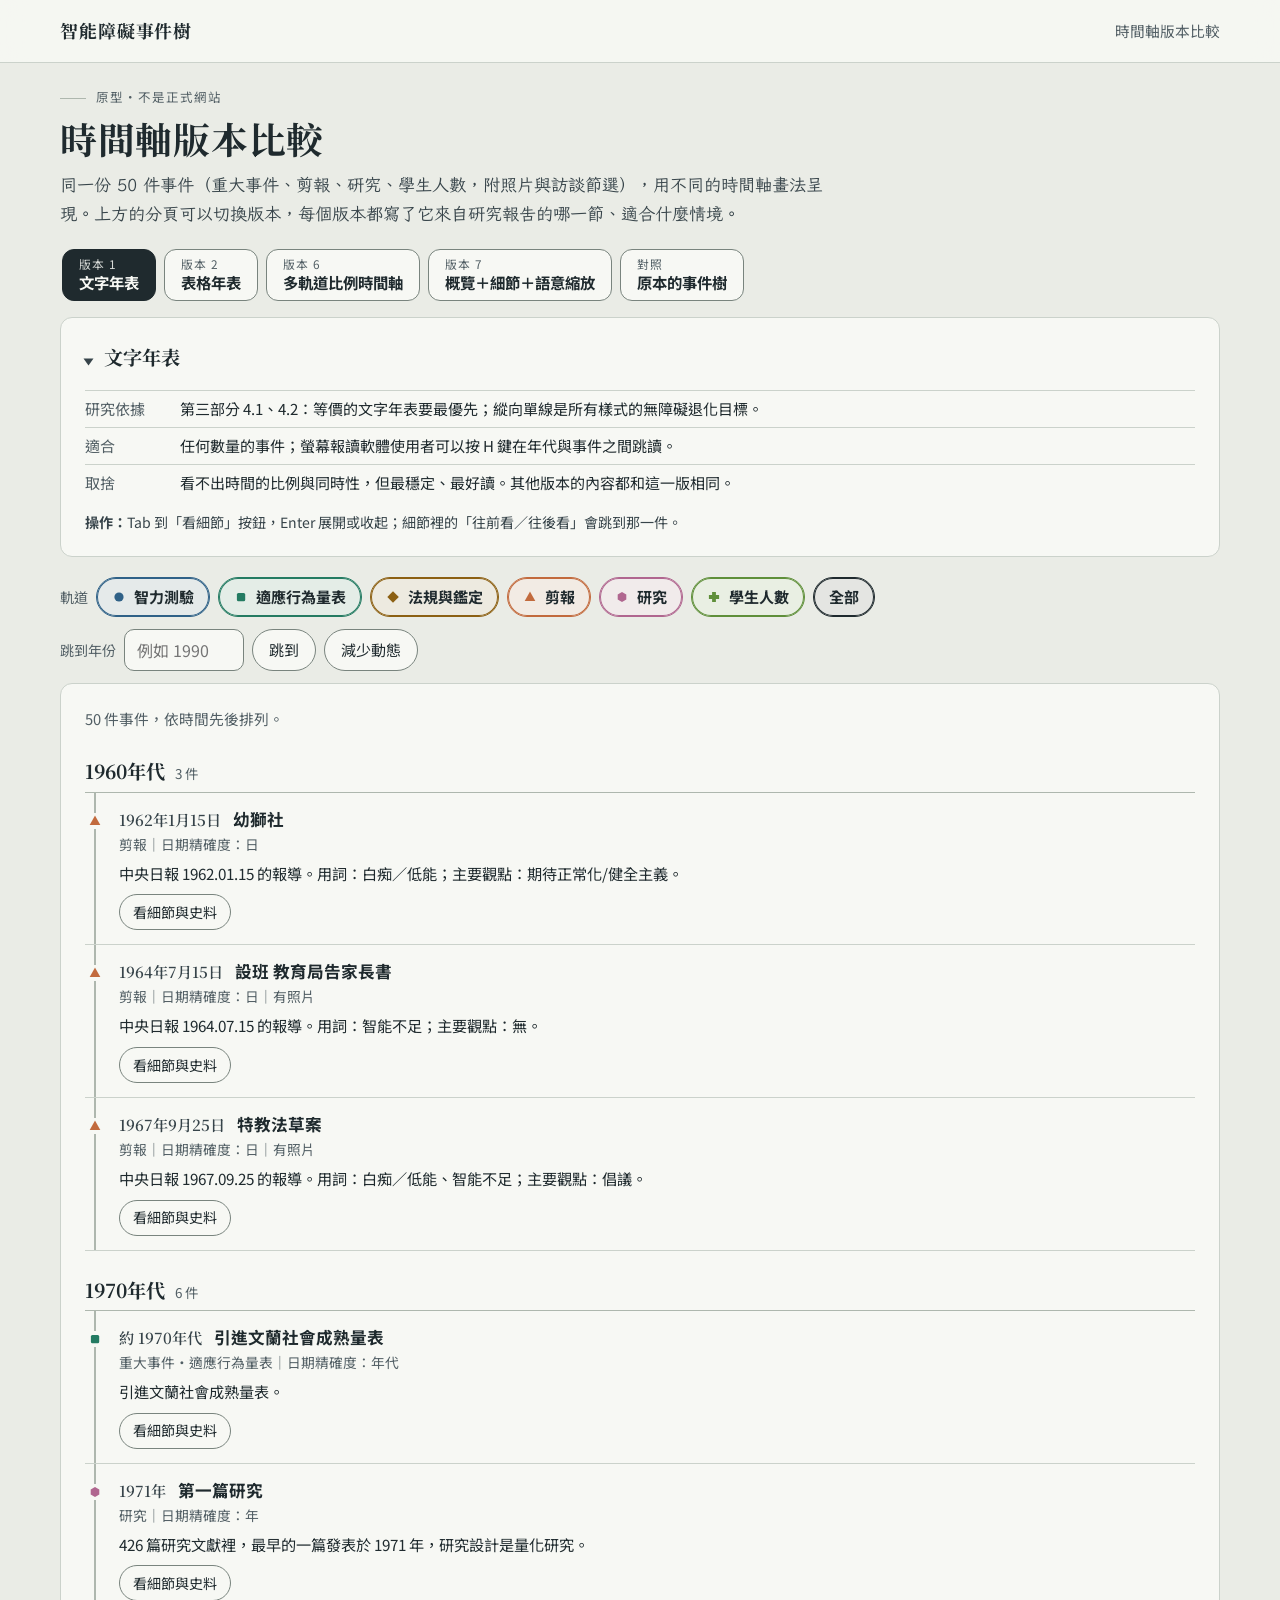
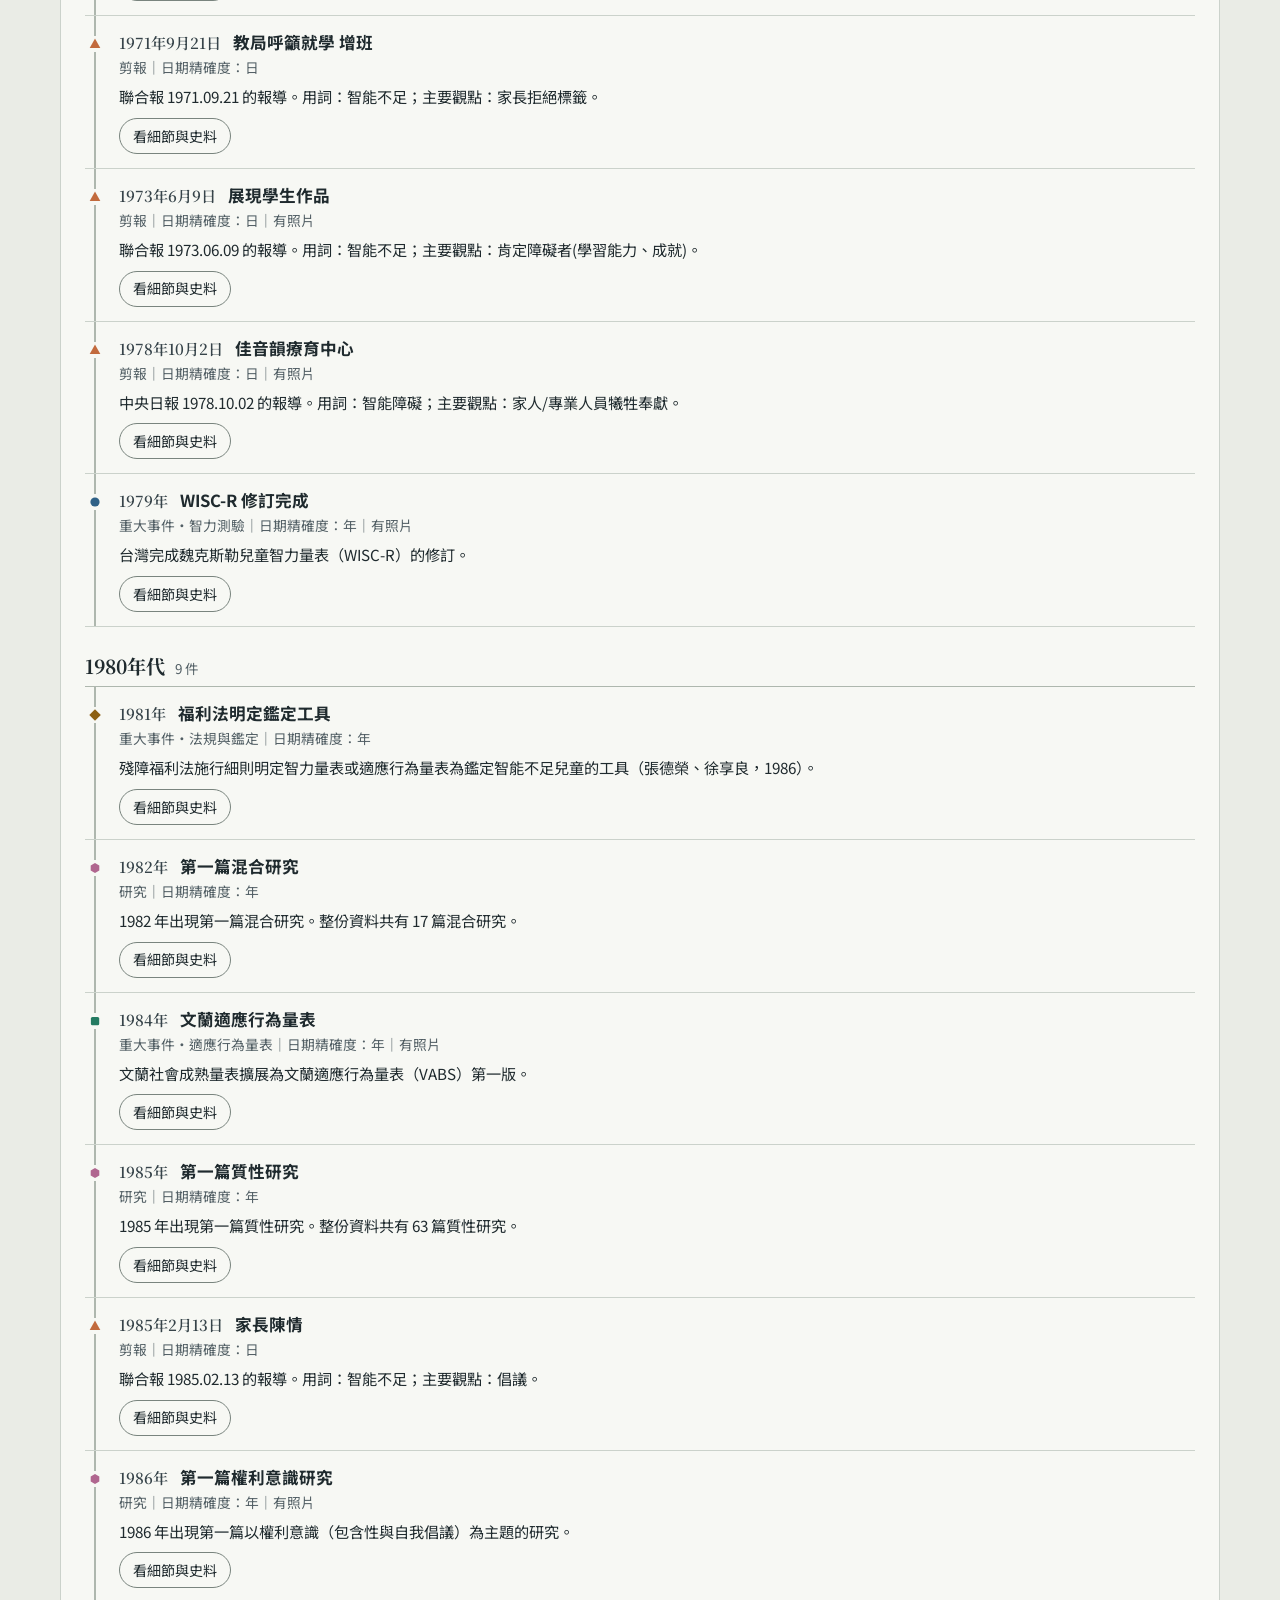
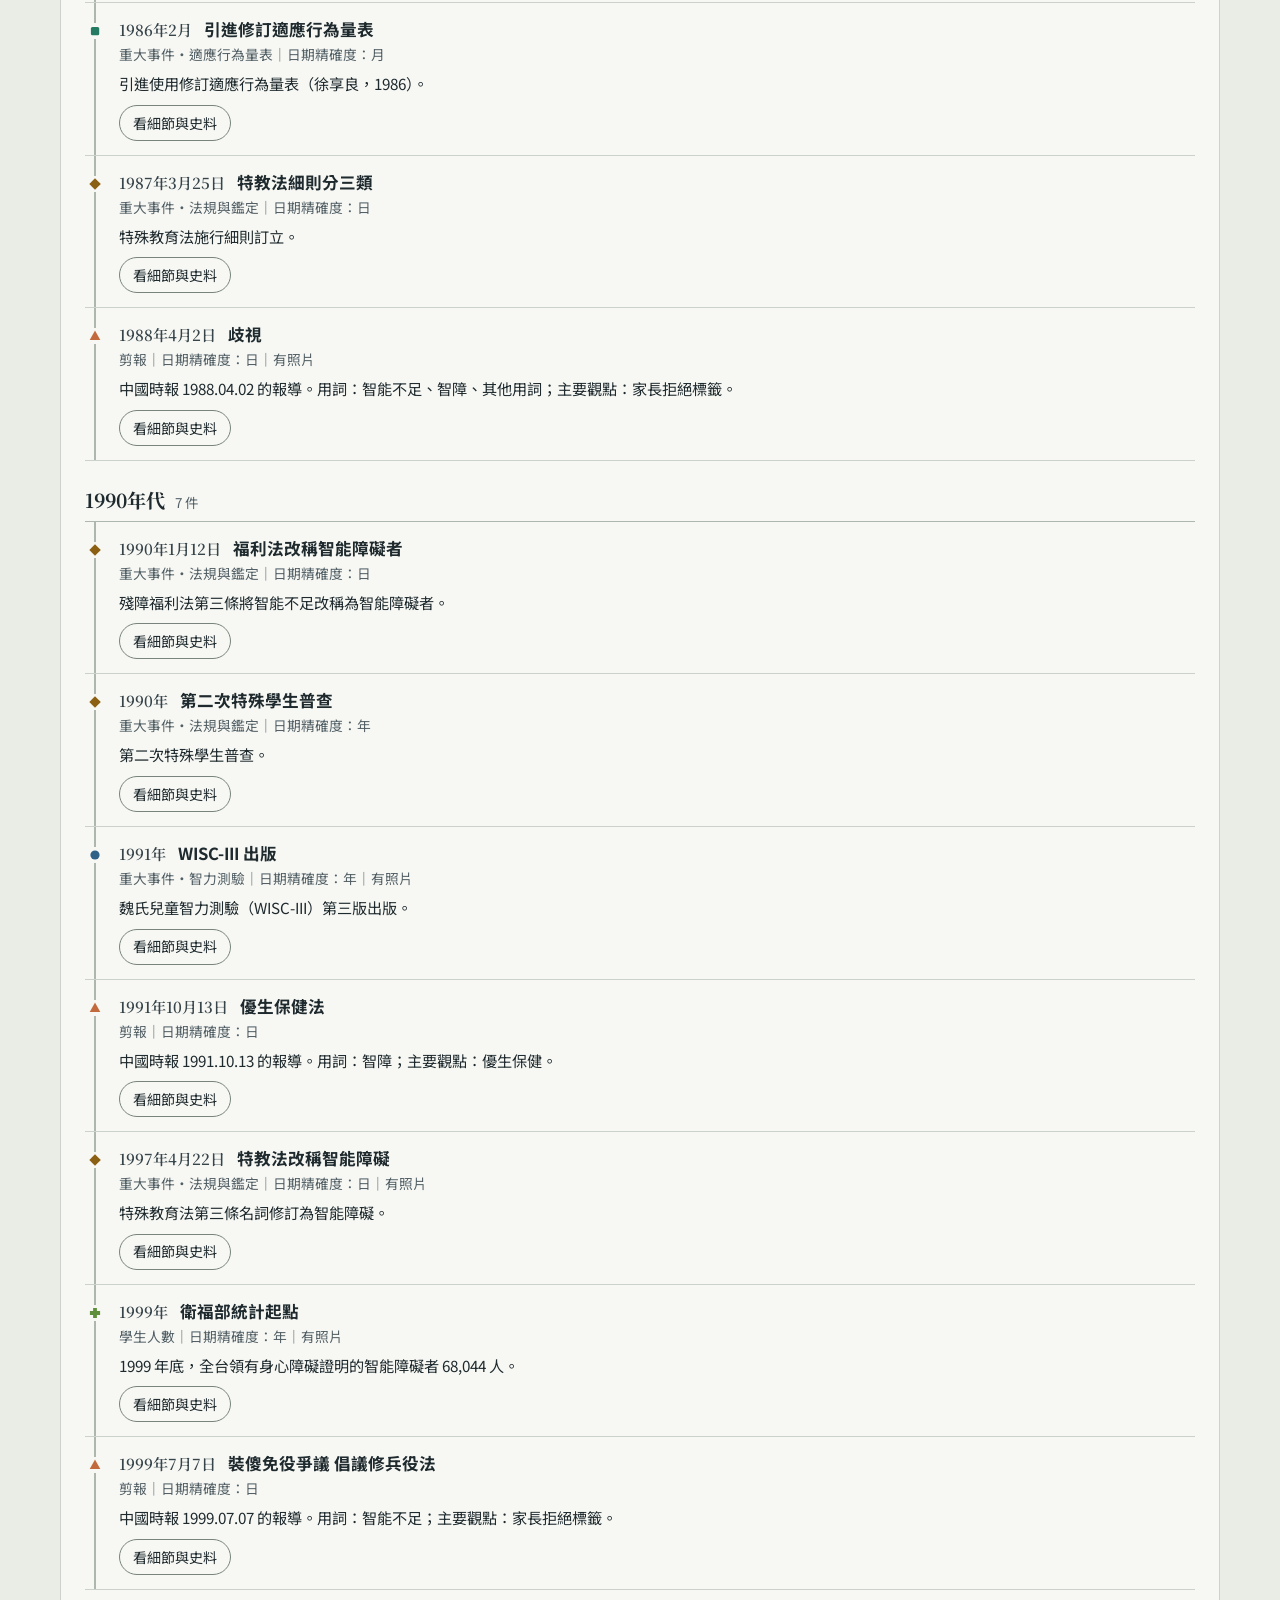
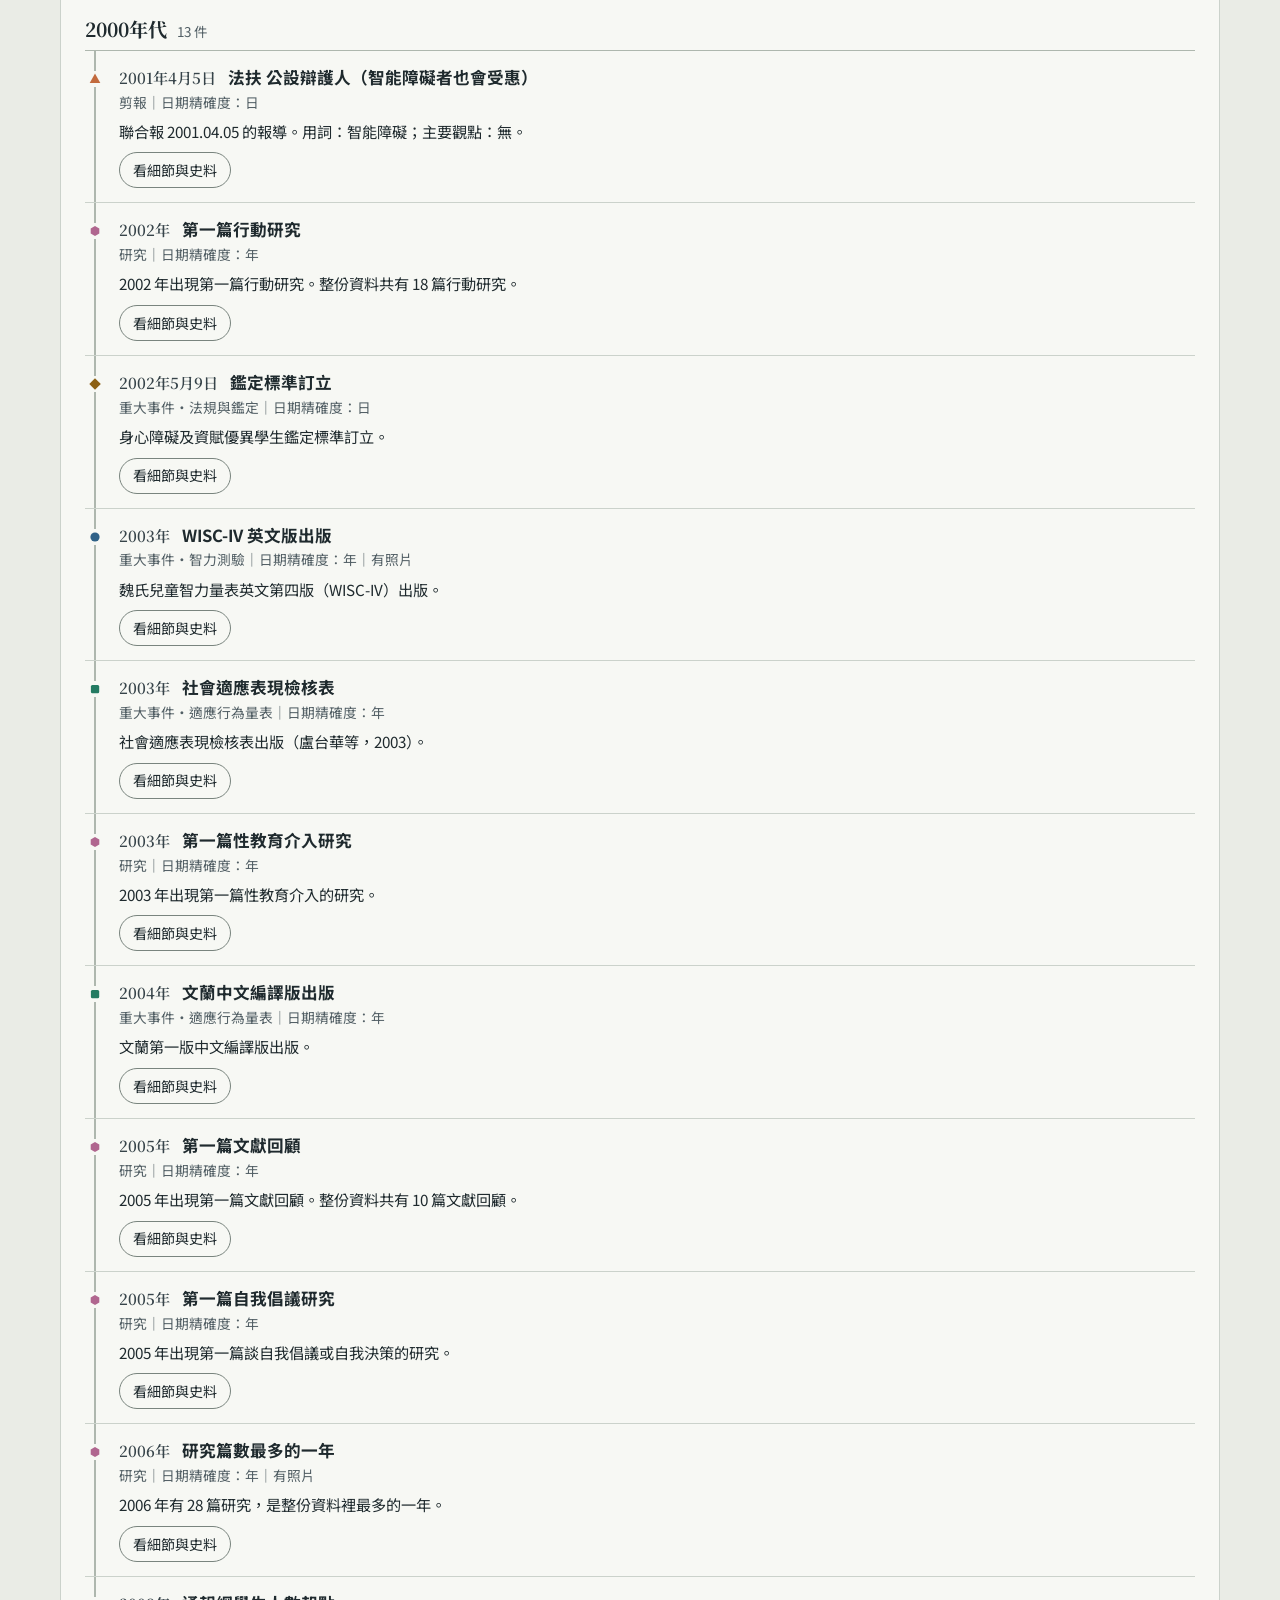
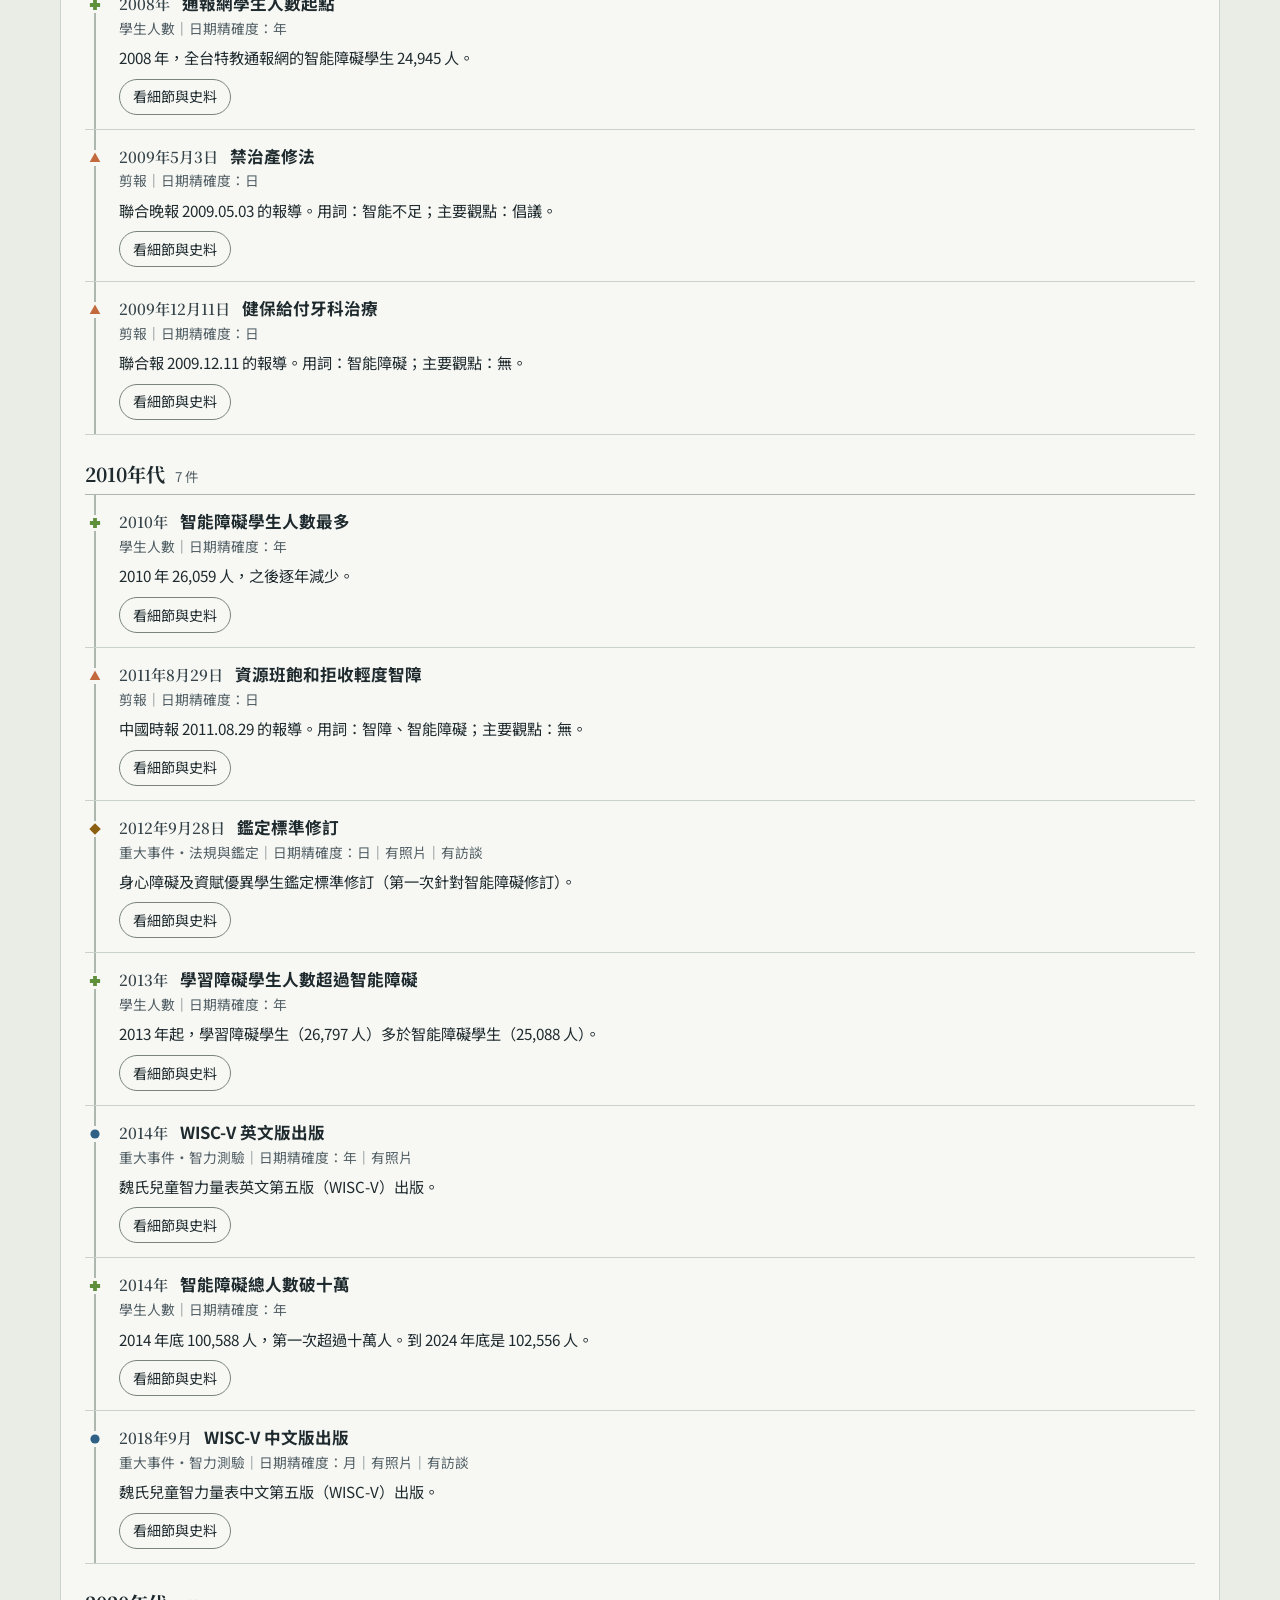
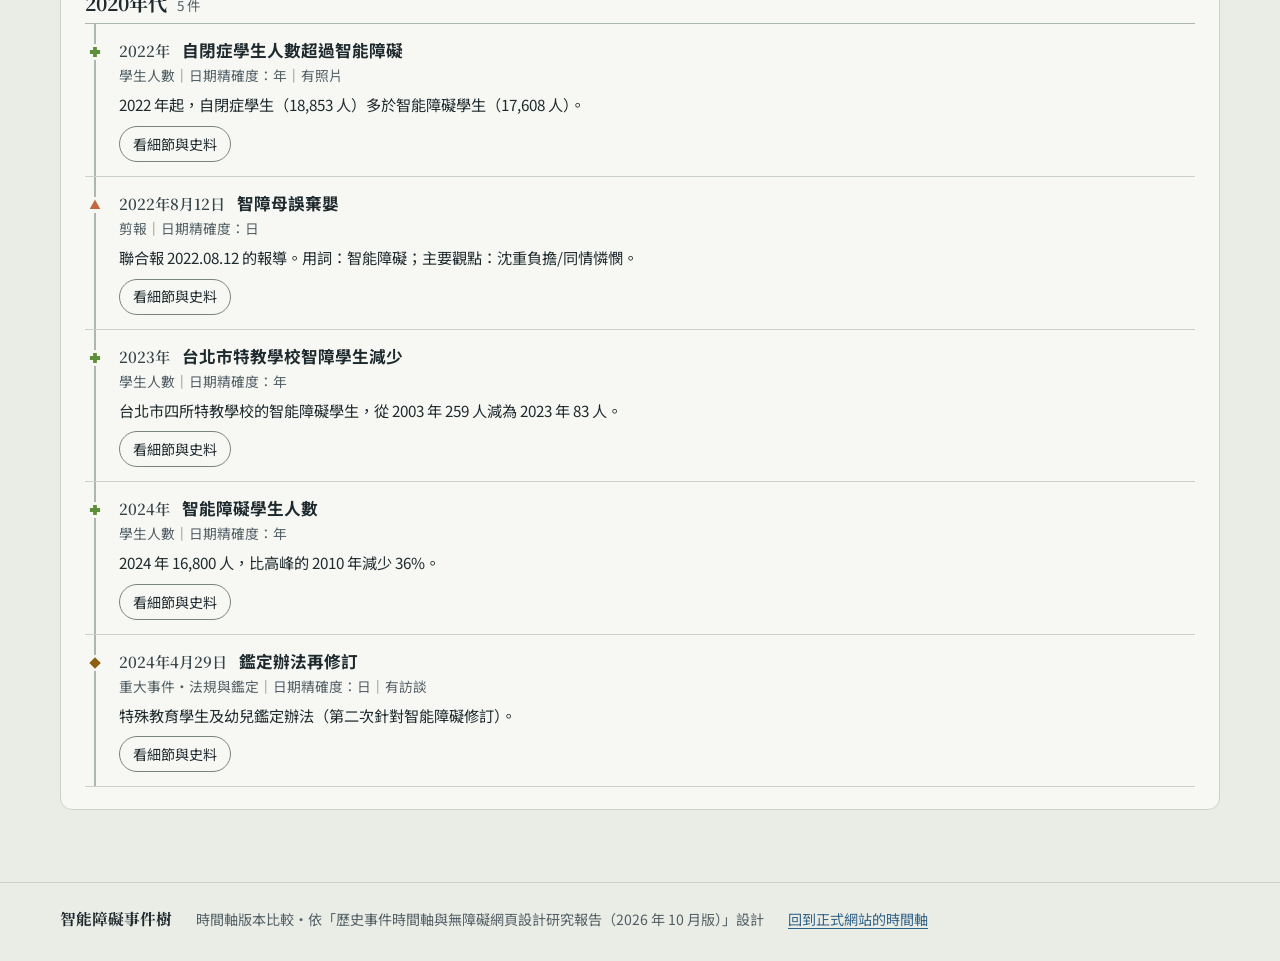
<file: timelines.html>
<!DOCTYPE html>
<html lang="zh-Hant-TW">
<head>
<meta charset="utf-8">
<meta name="viewport" content="width=device-width, initial-scale=1, viewport-fit=cover">
<title>時間軸版本比較｜智能障礙事件樹</title>
<meta name="description" content="同一份 50 件智能障礙相關事件，用不同的時間軸畫法呈現，方便比較。">
<meta name="color-scheme" content="light dark">
<meta name="robots" content="noindex">
<link rel="icon" type="image/png" href="icon.png">
<link rel="preconnect" href="https://fonts.googleapis.com">
<link rel="preconnect" href="https://fonts.gstatic.com" crossorigin>
<link href="https://fonts.googleapis.com/css2?family=Noto+Serif+TC:wght@600;700&family=Noto+Sans+TC:wght@400;500;700&family=LXGW+WenKai+TC:wght@400;700&display=swap" rel="stylesheet">
<style>
/* ============ 顏色與字體 ============
   淺色與深色各一組；圖表用的資料色兩種主題都用色盲模擬檢查過 */
:root{
  --bg:#EAECE6; --paper:#F7F8F4; --stage:#E1E4DD; --ink:#1F2A2E; --ink2:#37444A; --muted:#525F65; --line:#CBD2CB; --line2:#AEB7AE;
  --c-iq:#2F6187; --c-ab:#247B62; --c-law:#8C6013;
  --g1:#EFECE4; --g2:#E1DBCE; --g3:#D0C8B6; --g4:#BCB2A0;
  --d1:#376fb0; --d2:#c26a3d; --d3:#17998a; --d4:#a8841a; --d5:#b0668f; --d6:#5f8f3a; --rose:#2F6187; --link:#2F6187; --ctl:#79847E;
  --trk:rgba(31,42,46,.045); --trk2:rgba(31,42,46,.11); --band:.04;
  --hero-bg:#17262D; --hero-fg:#EEF1EB; --hero-mut:#A9B5B4; --hero-a:#8FB6D4; --hero-b:#DDB565; --hero-c:#8ECDB9;
  --serif:"Noto Serif TC","Songti TC","PMingLiU",serif;
  --sans:"Noto Sans TC","PingFang TC","Microsoft JhengHei",sans-serif;
  --kai:"LXGW WenKai TC","Kaiti TC","BiauKai","DFKai-SB","標楷體",serif;
  --gut:40px; --r:12px; --mast:62px;
  box-sizing:border-box;
}
@media (prefers-color-scheme:dark){:root:not([data-theme="light"]){
  --bg:#171B1C; --paper:#20272A; --stage:#14181A; --ink:#E6EAE5; --ink2:#C7CFCB; --muted:#9BA6A8; --line:#384344; --line2:#4E5A5B;
  --c-iq:#82ABCB; --c-ab:#86C9B0; --c-law:#DDB35F;
  --g1:#282C2A; --g2:#333733; --g3:#41453D; --g4:#4F5348;
  --d1:#5289d4; --d2:#c9703f; --d3:#24a08e; --d4:#b08720; --d5:#bd689b; --d6:#6ea040; --rose:#82ABCB; --link:#82ABCB; --ctl:#7E8A8B;
  --trk:rgba(230,234,229,.07); --trk2:rgba(230,234,229,.15); --band:.065;
  --hero-bg:#0D1315; --hero-fg:#E6EAE5; --hero-mut:#93A0A2; --hero-a:#82ABCB; --hero-b:#DDB35F; --hero-c:#8ECDB9; color-scheme:dark;
}}
:root[data-theme="dark"]{
  --bg:#171B1C; --paper:#20272A; --stage:#14181A; --ink:#E6EAE5; --ink2:#C7CFCB; --muted:#9BA6A8; --line:#384344; --line2:#4E5A5B;
  --c-iq:#82ABCB; --c-ab:#86C9B0; --c-law:#DDB35F;
  --g1:#282C2A; --g2:#333733; --g3:#41453D; --g4:#4F5348;
  --d1:#5289d4; --d2:#c9703f; --d3:#24a08e; --d4:#b08720; --d5:#bd689b; --d6:#6ea040; --rose:#82ABCB; --link:#82ABCB; --ctl:#7E8A8B;
  --trk:rgba(230,234,229,.07); --trk2:rgba(230,234,229,.15); --band:.065;
  --hero-bg:#0D1315; --hero-fg:#E6EAE5; --hero-mut:#93A0A2; --hero-a:#82ABCB; --hero-b:#DDB35F; --hero-c:#8ECDB9; color-scheme:dark;
}

/* ============ 基本 ============ */
*,*::before,*::after{box-sizing:inherit}
[hidden]{display:none!important}
.vh{position:absolute;width:1px;height:1px;overflow:hidden;clip-path:inset(50%);white-space:nowrap}
/* 有瀏海或圓角的手機：最外層上下各留出系統列的高度（claude.ai 發布頁面時也是加在這裡）。
   頁首要蓋住上面那一段，所以 body 往上移回去，再由頁首自己留出同樣的高度；固定在下緣的面板也各自加上下方的高度 */
html{-webkit-text-size-adjust:100%;padding-top:env(safe-area-inset-top,0px);padding-bottom:env(safe-area-inset-bottom,0px);scroll-padding-top:calc(var(--mast) + 16px + env(safe-area-inset-top,0px))}
body{margin:calc(-1*env(safe-area-inset-top,0px)) 0 0;background:var(--bg);color:var(--ink);font-family:var(--sans);font-size:16px;line-height:1.75;-webkit-font-smoothing:antialiased;overflow-wrap:anywhere}
h1,h2,h3,h4,p,ul,ol,dl,dd,figure{margin:0}
button,input,select{font:inherit;color:inherit}
button{cursor:pointer;-webkit-tap-highlight-color:transparent}
a{color:var(--link);text-underline-offset:3px}
img{max-width:100%}
:focus-visible{outline:3px solid var(--ink);outline-offset:2px;border-radius:4px}
.wrap{max-width:1240px;margin-inline:auto;padding-inline:var(--gut)}
/* 「跳到主要內容」：平常看不到，用鍵盤聚焦時才出現在左上角 */
.skip{position:absolute;left:8px;top:calc(8px + env(safe-area-inset-top,0px));z-index:100;padding:10px 16px;background:var(--ink);color:var(--paper);border-radius:8px;text-decoration:none;white-space:nowrap}
.skip:not(:focus){width:1px;height:1px;padding:0;overflow:hidden;clip-path:inset(50%)}
#view{min-height:60vh}
#view.enter{animation:fadeIn .24s ease-out}
@keyframes fadeIn{from{opacity:0;transform:translateY(6px)}to{opacity:1;transform:none}}
#view > .wrap{padding-bottom:20px}

/* ============ 頁首：站名與展區 ============ */
.mast{position:sticky;top:0;z-index:40;padding-top:env(safe-area-inset-top,0px);background:var(--paper);border-bottom:1px solid var(--line)}
@supports ((backdrop-filter:blur(2px)) or (-webkit-backdrop-filter:blur(2px))){ .mast{background:color-mix(in srgb,var(--paper) 86%,transparent);-webkit-backdrop-filter:blur(12px);backdrop-filter:blur(12px)} }
.mast-in{display:flex;align-items:center;justify-content:space-between;gap:20px;min-height:var(--mast)}
.brand{font-family:var(--serif);font-weight:700;font-size:1.12rem;letter-spacing:.05em;color:var(--ink);text-decoration:none;white-space:nowrap}
.nav{display:flex;align-items:stretch;gap:2px;margin-right:-13px}
.nav a{position:relative;display:flex;align-items:center;min-height:var(--mast);padding:0 13px;font-size:.98rem;color:var(--muted);text-decoration:none;white-space:nowrap}
.nav a:hover{color:var(--ink)}
.nav a[aria-current="page"]{color:var(--ink);font-weight:700}
.nav a[aria-current="page"]::after{content:"";position:absolute;left:13px;right:13px;bottom:-1px;height:3px;border-radius:3px 3px 0 0;background:var(--ink)}
.nav a:focus-visible{outline-offset:-4px}
/* 首頁：頁首疊在深色的主視覺上 */
body[data-view="home"] .mast{margin-bottom:calc(-1*var(--mast) - 1px - env(safe-area-inset-top,0px))}
.mast.over{background:transparent;border-bottom-color:transparent;-webkit-backdrop-filter:none;backdrop-filter:none}
.mast.over .brand{color:var(--hero-fg)}
.mast.over .nav a{color:var(--hero-mut)}
.mast.over .nav a:hover,.mast.over .nav a[aria-current="page"]{color:var(--hero-fg)}
.mast.over .nav a[aria-current="page"]::after{background:var(--hero-fg)}
.mast.over :focus-visible{outline-color:var(--hero-fg)}

/* ============ 展區的標題區 ============ */
.ph{padding:24px 0 16px}
.ph-over{display:flex;align-items:center;gap:10px;min-height:1.3em;font-size:.78rem;letter-spacing:.16em;color:var(--muted);margin-bottom:6px}
.ph-site{display:none}
.ph-no::before{content:"";display:inline-block;width:26px;height:1px;background:var(--line2);vertical-align:middle;margin-right:10px}
.ph-row{display:flex;flex-wrap:wrap;align-items:center;justify-content:space-between;gap:8px 12px}
.ph-tools{display:flex;flex-wrap:wrap;gap:8px;margin-left:auto}
.ph-tools .btn{flex:none;min-height:38px;padding:4px 14px;font-size:.88rem}
.btn.how::before{content:"?";display:inline-grid;place-items:center;width:18px;height:18px;border:1.5px solid currentColor;border-radius:50%;font-size:.72rem;font-weight:700;line-height:1}
.ph h1{font-family:var(--serif);font-weight:700;font-size:clamp(1.6rem,1.15rem + 1.9vw,2.3rem);line-height:1.28;letter-spacing:.02em}
.ph h1:focus{outline:none}
.ph-lead{font-family:var(--kai);font-size:1.08rem;line-height:1.7;color:var(--ink2);max-width:46em;margin-top:8px}
.ph-lead:empty{display:none}
/* 展區裡的兩種看法（剪報：編碼分析／清單），做成兩張看得到說明的大頁籤 */
.subnav{display:flex;gap:10px;margin-bottom:18px}
.subnav a{display:grid;min-width:168px;padding:9px 18px 10px;border:1.5px solid var(--ctl);border-radius:var(--r);background:var(--paper);color:var(--ink);text-decoration:none;line-height:1.4}
.subnav a b{font-size:1rem}
.subnav a small{font-size:.8rem;color:var(--muted)}
.subnav a:hover{border-color:var(--ink)}
.subnav a[aria-current="page"]{background:var(--ink);border-color:var(--ink);color:var(--paper)}
.subnav a[aria-current="page"] small{color:var(--paper);opacity:.82}

/* ============ 控制項 ============ */
.bar{display:flex;flex-wrap:wrap;align-items:center;gap:10px 14px;margin-bottom:16px}
.lbl{font-size:.88rem;color:var(--muted)}
.seg{display:inline-flex;border:1.5px solid var(--ctl);border-radius:999px;overflow:hidden;background:var(--paper)}
.seg button{border:0;background:none;min-height:42px;padding:6px 18px;font-size:.95rem}
.seg button+button{border-left:1.5px solid var(--ctl)}
.seg button:hover{background:var(--bg)}
.seg button[aria-pressed="true"]{background:var(--ink);color:var(--paper);font-weight:700}
.seg button:focus-visible{outline-offset:-4px;border-radius:999px}
.chk{display:inline-flex;align-items:center;gap:8px;min-height:42px;padding:0 4px;font-size:.95rem;cursor:pointer}
.chk input{width:20px;height:20px;margin:0;accent-color:var(--ink)}
.btn{display:inline-flex;align-items:center;justify-content:center;gap:6px;min-height:42px;padding:6px 16px;border:1.5px solid var(--ctl);border-radius:999px;background:var(--paper);font-size:.94rem;color:var(--ink);text-decoration:none;white-space:nowrap}
.btn:hover{border-color:var(--ink)}
.btn[aria-pressed="true"],.btn.solid{background:var(--ink);border-color:var(--ink);color:var(--paper)}
.btn:disabled{opacity:.38;cursor:default;border-color:var(--ctl)}
.btn.wide{width:100%;border-radius:10px;margin-top:14px}
.src{font-size:.88rem;color:var(--muted);margin-left:auto;max-width:38em;text-align:right}

/* ============ 版面的積木：紙面、圖、數字 ============ */
.plate{background:var(--paper);border:1px solid var(--line);border-radius:var(--r);padding:22px 24px}
.plate,.grid2,.stats,.fig,.more{margin-bottom:20px}
.grid2{display:grid;grid-template-columns:repeat(2,minmax(0,1fr));gap:20px;align-items:start}
.grid2 > *{margin-bottom:0}
.fig h2,.nlist h2{font-family:var(--serif);font-weight:600;font-size:1.22rem;line-height:1.4;letter-spacing:.01em}
.note{color:var(--muted);font-size:.9rem;line-height:1.65;max-width:50em;margin-top:4px}
.chart{min-width:0;margin-top:14px}
.chart svg{display:block;max-width:100%;height:auto}
.chart text{font-family:var(--sans);font-variant-numeric:tabular-nums}
.lgd{list-style:none;display:flex;flex-wrap:wrap;gap:4px 16px;padding:0;margin-top:10px;font-size:.86rem;color:var(--ink2)}
.lgd li{display:inline-flex;align-items:center;gap:6px}
.lgd i{flex:none;width:11px;height:11px;border-radius:3px}
.lgd i.ln{width:16px;height:3px;border-radius:2px}
.lgd b{font-weight:400;color:var(--muted);font-variant-numeric:tabular-nums}
.lgd li.bold{font-weight:700;color:var(--ink)}
.colbar:hover rect:last-child{fill:var(--ink);fill-opacity:.06}
.xmark{cursor:pointer;outline:none}
.xmark .xlab{display:none}
.xmark:hover .xlab,.xmark:focus-visible .xlab,.xmark.on .xlab{display:block}
.xmark:hover .ring,.xmark.on .ring{fill-opacity:.9}
.xmark:focus-visible .ring{stroke-width:3.5}
/* 幾個大數字排成一列 */
.stats{display:grid;grid-template-columns:repeat(3,minmax(0,1fr));background:var(--paper);border:1px solid var(--line);border-radius:var(--r)}
.stat{padding:18px 24px 16px}
.stat+.stat{border-left:1px solid var(--line)}
.stat dt{font-size:.88rem;color:var(--muted)}
.stat .v{font-family:var(--serif);font-weight:700;font-size:2.05rem;line-height:1.25;font-variant-numeric:tabular-nums lining-nums}
.stat .v small{font-family:var(--sans);font-size:.95rem;font-weight:500;margin-left:5px}
.stat .sub{font-size:.86rem;color:var(--muted)}
/* 從時間軸的年代摘要連過來時：標題下面一小列，圖表上那個年代有一塊淡淡的底色 */
.focus{display:flex;flex-wrap:wrap;align-items:center;gap:6px 16px;margin-bottom:14px;font-size:.92rem}
.fchip{display:inline-flex;align-items:center;gap:2px;padding:1px 3px 1px 14px;border:1.5px solid var(--ink);border-radius:999px;background:var(--paper);font-weight:700}
.fchip button{width:34px;height:34px;padding:0 0 2px;border:0;border-radius:50%;background:none;font-size:1.2rem;line-height:1}
.fchip button:hover{background:var(--bg)}
.eband{fill:var(--ink);fill-opacity:var(--band)}
.ecap{fill:var(--ink2)}
/* 表格 */
.tbl{width:100%;border-collapse:collapse;font-size:.9rem;font-variant-numeric:tabular-nums;margin-top:8px}
.tbl th,.tbl td{padding:7px 8px;border-bottom:1px solid var(--line);text-align:right}
.tbl td{white-space:nowrap}
.tbl thead th{font-weight:700;color:var(--ink2);vertical-align:bottom;line-height:1.3}
.tbl tbody th{font-weight:500;color:var(--muted);white-space:nowrap}
.tbl th:first-child{text-align:left}
.tbl caption,.tcap{caption-side:top;padding:14px 0 2px;text-align:left;font-weight:700;font-size:.94rem;color:var(--ink)}
/* 只有「年、人數」兩欄的長表：排成幾欄，不用捲很長 */
.tbl.two,.tbl.two tbody{display:block}
.tbl.two thead{position:absolute;width:1px;height:1px;overflow:hidden;clip-path:inset(50%)}
.tbl.two tbody{columns:3 9.5em;column-gap:36px}
.tbl.two tr{display:flex;justify-content:space-between;gap:12px;break-inside:avoid;border-bottom:1px solid var(--line)}
.tbl.two th,.tbl.two td{border-bottom:0}
.heat{width:100%;border-collapse:separate;border-spacing:2px;font-size:.88rem;font-variant-numeric:tabular-nums;margin-top:12px}
.heat th,.heat td{padding:7px 8px}
.heat thead th{font-weight:600;font-size:.84rem;color:var(--ink2);text-align:center;vertical-align:bottom;line-height:1.3;white-space:nowrap}
.heat thead th small{display:block;font-weight:400;color:var(--muted);font-size:.74rem}
.heat thead .corner{text-align:left}
.heat thead th.hl{background:var(--ink);color:var(--paper);border-radius:8px}
.heat thead th.hl small{color:var(--paper);opacity:.85}
.heat tbody th{text-align:left;font-weight:500;line-height:1.4}
.heat tbody th small{display:block;font-weight:400;color:var(--muted);font-size:.78rem}
.heat td{text-align:center;border-radius:5px;min-width:3.2em;background:color-mix(in srgb,var(--rose) calc(var(--a,0)*100%),transparent)}
.heat td.tot{background:none;font-weight:700}
/* 可以展開的區塊 */
.more{padding:6px 24px}
.more[open]{padding-bottom:20px}
.more > summary,.tr > summary,.sub > summary{display:flex;align-items:center;gap:10px;min-height:46px;font-weight:700;cursor:pointer;list-style:none}
.more > summary::-webkit-details-marker,.tr > summary::-webkit-details-marker,.sub > summary::-webkit-details-marker{display:none}
.more > summary::before,.tr > summary::before,.sub > summary::before{content:"";flex:none;width:8px;height:8px;margin-left:2px;border-right:2px solid var(--ink);border-bottom:2px solid var(--ink);transform:rotate(-45deg);transition:transform .15s}
.more[open] > summary::before,.tr[open] > summary::before,.sub[open] > summary::before{transform:rotate(45deg)}
/* 數字表裡再分的小節：一張表一節 */
.sub{border-top:1px solid var(--line)}
.sub > summary{font-weight:500}
.sub[open]{padding-bottom:12px}
.sample{font-size:.88rem;color:var(--ink2);background:var(--paper);border:1px dashed var(--line2);border-radius:8px;padding:9px 14px;margin-bottom:16px}
.empty{text-align:center;padding:56px 24px;color:var(--muted)}
.empty h2{font-family:var(--serif);color:var(--ink);font-size:1.3rem;margin-bottom:6px}
.kai{font-family:var(--kai);font-size:1.05rem;line-height:1.75}
.ico{flex:none;display:inline-block;vertical-align:-2px}

/* ============ 時間軸 ============ */
.tl{display:grid;grid-template-columns:minmax(0,1fr);gap:24px}
.tl.wide{grid-template-columns:minmax(0,1fr) 370px;align-items:start}
/* 分支的篩選：沒選到的是空心的圖示，選到的是實心、加粗、有分支顏色的框 */
.tl-filter{display:flex;flex-wrap:wrap;align-items:center;gap:8px;margin-bottom:12px}
.bchip{display:inline-flex;align-items:center;gap:8px;min-height:40px;padding:5px 15px;border:1.5px solid var(--ctl);border-radius:999px;background:var(--paper);font-size:.94rem;color:var(--ink)}
.bchip:hover{border-color:var(--ink)}
.bchip[aria-pressed="true"]{border-color:var(--c,var(--ink));box-shadow:inset 0 0 0 1px var(--c,var(--ink));background:color-mix(in srgb,var(--c,var(--ink)) 9%,var(--paper));font-weight:700}
.tl-filter .hint{margin-left:6px;font-size:.88rem;color:var(--muted)}
.plate.tl-fig{padding:0;overflow:hidden;margin-bottom:0}
.tl-fig svg{display:block}
.tl-terms{display:flex;flex-wrap:wrap;align-items:center;gap:8px;margin-top:12px}
.tchip{display:inline-flex;align-items:center;gap:8px;min-height:40px;padding:5px 14px;border:1.5px solid var(--ctl);border-radius:999px;background:var(--paper);font-size:.92rem}
.tchip i{flex:none;width:15px;height:15px;border-radius:4px;background:var(--c);border:1px solid var(--line2)}
.tchip:hover{border-color:var(--ink)}
.tchip[aria-pressed="true"]{border-color:var(--ink);box-shadow:inset 0 0 0 1px var(--ink);font-weight:700}
.tchip.sm{min-height:34px;padding:2px 11px;font-size:.86rem;color:var(--ink)}
.tsvg text{font-family:var(--sans);fill:var(--ink)}
.tsvg .rootlab{font-family:var(--serif);font-weight:700}
.tsvg .inv{fill:var(--paper)}
.tsvg .cav{fill:var(--ink2);pointer-events:none}
.tsvg .bname text{font-weight:700;paint-order:stroke;stroke:var(--paper);stroke-width:3.5px;stroke-linejoin:round}
.tsvg .dec{cursor:pointer;outline:none}
.tsvg .dec .dbox{fill:var(--paper);fill-opacity:0;stroke:transparent;stroke-width:1.5px}
.tsvg .dec text{fill:var(--ink2);font-variant-numeric:tabular-nums}
.tsvg .dec:hover .dbox{fill-opacity:1;stroke:var(--line2)}
.tsvg.lanes .dec .dbox{fill-opacity:.92;stroke:var(--line2)}
.tsvg .dec.on .dbox{fill:var(--ink);fill-opacity:1;stroke:var(--ink)}
.tsvg .dec.on text{fill:var(--paper);font-weight:700}
.tsvg .dec:focus-visible .dbox{fill-opacity:1;stroke:var(--ink);stroke-width:2.5px}
.tsvg .ev{cursor:pointer;outline:none}
/* 總覽：只有節點；枝條和分支名稱可以點，點了只看那個分支 */
.tsvg .dot .ring{fill:none;stroke:transparent;stroke-width:2.5px}
.tsvg .dot:hover .mk{fill:var(--c)}
.tsvg .dot:focus-visible .ring{stroke:var(--ink)}
.tsvg .bseg,.tsvg .bname.pick{cursor:pointer}
.tsvg .bseg:hover .vis{opacity:1}
.tsvg .bname .nbox{fill:var(--paper);fill-opacity:0;stroke:transparent;stroke-width:1.5px}
.tsvg .bname.pick:hover .nbox{fill-opacity:.9;stroke:var(--line2)}
.tsvg .ev .mk{fill:var(--paper);stroke:var(--c);stroke-width:2.6px}
.tsvg .ev.on .mk{fill:var(--c)}
.tsvg .ev.dim .mk{opacity:.4}
.tsvg .node.dim .lt{fill:var(--muted);font-weight:400}
.tsvg .node.dim path{opacity:.4}
.tsvg .ev .lb{fill:var(--paper);fill-opacity:.9;stroke:transparent;stroke-width:1.5px}
.tsvg .ev .lt{font-weight:600}
.tsvg .ev:hover .lb{stroke:var(--c)}
.tsvg .ev.on .lb{fill:var(--ink);fill-opacity:1;stroke:var(--ink)}
.tsvg .ev.on .lt{fill:var(--paper)}
.tsvg .ev:focus-visible .lb{stroke:var(--ink);stroke-width:2.5px}
.tsvg .row .rowbg{fill:var(--paper);fill-opacity:0;stroke:transparent;stroke-width:2px}
.tsvg .row:hover .rowbg{fill-opacity:.55}
.tsvg .row.on .rowbg{fill-opacity:.97;stroke:var(--ink)}
.tsvg .row:focus-visible .rowbg{fill-opacity:.8;stroke:var(--ink)}
.tsvg .row.on .lt{fill:var(--ink)}
.tsvg .row.rel .rowbg{fill-opacity:.62}
.tsvg .row.dim .lt{fill:var(--ink2);font-weight:400}
.tsvg .row.dim .lead{opacity:.25}
.tsvg .row .lead{stroke:var(--c);stroke-width:1.2px;opacity:.55}
.tsvg .row .yr{fill:var(--ink2);font-variant-numeric:tabular-nums}
/* 說明：右邊一欄，或從下方滑出 */
.plate.panel{position:sticky;top:calc(var(--mast) + 18px);max-height:calc(100vh - var(--mast) - 36px);overflow:auto;padding:22px 24px 24px;margin-bottom:0}
.pn-kind{display:flex;align-items:center;gap:7px;font-size:.84rem;letter-spacing:.06em;color:var(--muted)}
.pn-kind .sw{width:14px;height:14px;border-radius:4px;border:1px solid var(--line2)}
.panel h2,.sheet-body h2{font-family:var(--serif);font-weight:700;font-size:1.45rem;line-height:1.35;margin-top:2px}
.panel h2:focus,.sheet-body h2:focus{outline:none}
.pn-date{font-family:var(--serif);font-size:1.02rem;color:var(--ink2);font-variant-numeric:tabular-nums}
.pn-desc{margin-top:12px;font-size:.97rem;line-height:1.8}
.pn-desc p+p{margin-top:8px}
.memo{margin-top:12px;padding:12px 14px;background:var(--bg);border-radius:8px;font-size:.92rem;line-height:1.75}
.memo h3,.pn-rel h3,.pn-rose h3{font-size:.78rem;letter-spacing:.16em;color:var(--muted);font-weight:700;margin-bottom:4px}
.memo p+p{margin-top:6px}
.pn-terms{display:flex;flex-wrap:wrap;align-items:center;gap:6px 8px;margin-top:14px;font-size:.88rem;color:var(--muted)}
.pn-rel,.pn-rose{margin-top:18px}
.jump{display:flex;align-items:center;gap:8px;width:100%;min-height:44px;margin-top:6px;padding:8px 12px;border:1px solid var(--line);border-left:3px solid var(--c);border-radius:8px;background:var(--paper);text-align:left;font-size:.94rem}
.jump span{flex:1}
.jump small{color:var(--muted);font-variant-numeric:tabular-nums}
.jump:hover{border-color:var(--ink);border-left-color:var(--c)}
.pager{display:flex;align-items:center;justify-content:space-between;gap:8px;margin-top:20px;padding-top:14px;border-top:1px solid var(--line);font-size:.88rem;color:var(--muted);font-variant-numeric:tabular-nums}
.pn-sum{margin-top:14px}
.pn-sum > div{display:flex;justify-content:space-between;gap:12px;padding:8px 0;border-bottom:1px solid var(--line);font-size:.93rem}
.pn-sum dt{flex:none;color:var(--muted)}
.pn-sum .nb{display:inline-block;white-space:nowrap}
.pn-sum dd{font-weight:700;text-align:right}
.pn-sum dd a{display:inline-block;padding:2px 0;text-decoration:none}
.pn-sum dd a:hover{text-decoration:underline}
.pn-rose .rose{width:170px;margin:4px auto 0}
.pn-go{margin-top:10px;font-size:.92rem}
.pn-start{margin-top:16px}
.sheet{position:fixed;left:0;right:0;bottom:0;z-index:60;display:flex;flex-direction:column;max-height:62vh;background:var(--paper);border-top:1px solid var(--line2);border-radius:18px 18px 0 0;
  box-shadow:0 -12px 32px rgba(0,0,0,.16);transform:translateY(102%);transition:transform .24s cubic-bezier(.2,.8,.2,1);padding-bottom:env(safe-area-inset-bottom,0px)}
.sheet.open{transform:none}
.sheet-bar{flex:none;display:grid;grid-template-columns:1fr auto 1fr;align-items:center;padding:2px 6px 0 18px}
.sheet-grip{grid-column:2;width:40px;height:4px;border-radius:2px;background:var(--line2)}
.sheet-x{justify-self:end;min-height:44px;padding:0 12px;border:0;background:none;font-size:.9rem;color:var(--link);text-decoration:underline;text-underline-offset:3px}
.sheet-body{overflow:auto;padding:0 18px 20px;overscroll-behavior:contain}
body.has-sheet #main{padding-bottom:64vh}
html.has-sheet{scroll-padding-bottom:64vh}
/* 文字清單 */
.plate.tlist{padding:8px 22px 18px;margin-bottom:0}
.tlist h2{font-family:var(--serif);font-size:1.05rem;font-weight:700;margin-top:14px;padding-bottom:4px;border-bottom:1px solid var(--line2)}
.tlist ol{list-style:none;padding:0}
.litem{display:grid;grid-template-columns:8.6em minmax(0,1fr) auto;align-items:center;gap:2px 14px;width:100%;min-height:48px;padding:8px 10px;border:0;border-bottom:1px solid var(--line);border-left:3px solid transparent;background:none;text-align:left;font-size:.96rem}
.litem:hover{background:var(--bg)}
.litem[aria-pressed="true"]{border-left-color:var(--c);background:var(--bg)}
.litem .ld{color:var(--ink2);font-variant-numeric:tabular-nums;font-size:.9rem}
.litem .lm{display:inline-flex;align-items:center;gap:6px;color:var(--muted);font-size:.84rem}
.litem.dim b{font-weight:400;color:var(--muted)}
.litem.dim .ico{opacity:.4}

/* ============ 剪報：圓圈圖 ============ */
.rose{display:block;max-width:100%;height:auto}
.rose text{font-family:var(--sans);fill:var(--ink)}
.rose .trk{fill:var(--trk)}
.rose .pet{fill:var(--rose)}
.rose .hub{fill:var(--paper);stroke:var(--line2);stroke-width:1px}
.rose .dot{fill:var(--line2)}
.rose .hit{fill:transparent}
.rose .rc-c{fill:var(--muted)}
.rose .rc-v,.rose .rc-y{font-family:var(--serif);font-weight:700;font-variant-numeric:tabular-nums}
.rose .slot{cursor:pointer;outline:none}
.rose .slot:hover .trk{fill:var(--trk2)}
.rose .slot:hover .pet{opacity:1}
.rose .rl-bg{fill:transparent}
.rose .slot.cur .rl-bg{fill:var(--ink)}
.rose .rl.off{fill:var(--muted)}
.rose .slot.cur .rl{fill:var(--paper);font-weight:700}
.rose .slot:focus-visible .hit{stroke:var(--ink);stroke-width:2.5px}
.rz{display:grid;grid-template-columns:minmax(0,540px) minmax(0,1fr);gap:16px 40px;align-items:center}
.rz-a,.rz-b{min-width:0}
.rz-head{display:flex;align-items:center;justify-content:center;gap:14px}
.rz-title{min-width:11em;text-align:center}
.rz-era{font-family:var(--serif);font-weight:700;font-size:1.9rem;line-height:1.25}
.rz-n{color:var(--muted);font-size:.95rem}
.rz-nav{flex:none;width:44px;height:44px;padding:0 0 4px;border:1.5px solid var(--ctl);border-radius:50%;background:var(--paper);font-size:1.5rem;line-height:1}
.rz-nav:hover{border-color:var(--ink)}
.rz-fig{touch-action:pan-y;min-width:0;margin-top:4px}
.rz-fig .chart{display:flex;justify-content:center;margin-top:0}
.rz-cat{font-family:var(--serif);font-weight:700;font-size:1.25rem;line-height:1.4;display:flex;flex-wrap:wrap;align-items:baseline;gap:2px 10px}
.rz-cat small{font-family:var(--sans);font-weight:400;font-size:.9rem;color:var(--muted)}
.rz-b .chart{margin-top:8px}
.trend .tcol{fill:transparent;cursor:pointer}
.trend .tcol:hover{fill:var(--trk)}
/* 每個年代一個小圓圈，排在折線圖正下方，一欄對一個年代 */
.rstrip{display:grid;grid-template-columns:repeat(7,minmax(0,1fr));margin-top:2px}
.rmini{display:flex;flex-direction:column;align-items:center;gap:1px;min-width:0;min-height:48px;padding:6px 0 7px;border:0;border-radius:10px;background:none}
.rmini svg{width:100%;max-width:64px}
.rmini:hover{background:var(--trk)}
.rmini.on{background:var(--trk2)}
.rm-y{font-size:.82rem;color:var(--ink2);font-variant-numeric:tabular-nums;line-height:1.3}
.rmini.on .rm-y{font-weight:700;color:var(--ink)}
.rz-back{display:flex;flex-wrap:wrap;align-items:center;justify-content:center;gap:8px 18px;margin-top:10px;font-size:.92rem}
.nlist h2{display:flex;flex-wrap:wrap;align-items:baseline;gap:2px 12px}
.nlist h2 small{font-family:var(--sans);font-weight:400;font-size:.88rem;color:var(--muted)}
.nempty{color:var(--muted)}
.clips{list-style:none;padding:0;margin-top:6px}
.clips li{display:grid;grid-template-columns:6.4em 5em minmax(0,1fr);gap:2px 14px;padding:12px 2px;border-bottom:1px solid var(--line)}
.clips li:last-child{border-bottom:0}
.clips .nd{font-variant-numeric:tabular-nums;color:var(--ink2);font-size:.9rem}
.clips .no{color:var(--muted);font-size:.9rem}
.clips .nt{font-weight:700}
.clips .nt em{display:inline-block;font-style:normal;font-weight:400;font-size:.76rem;margin-left:8px;padding:0 8px;border:1px solid var(--line2);border-radius:999px;color:var(--muted);white-space:nowrap}
.clips .nm{grid-column:3;display:flex;flex-wrap:wrap;gap:0 16px;font-size:.84rem;color:var(--ink2)}
.clips .nm i{font-style:normal;color:var(--muted)}
.bars{display:grid;grid-template-columns:auto minmax(60px,1fr) auto;gap:5px 12px;align-items:center;font-size:.86rem;margin:10px 0 6px;max-width:42em}
.bars .bb{height:8px;border-radius:4px;background:var(--trk2);overflow:hidden}
.bars .bb i{display:block;height:100%;border-radius:4px;background:var(--rose)}
.bars .bv{color:var(--muted);font-variant-numeric:tabular-nums}
.form{display:flex;flex-wrap:wrap;gap:12px 16px;margin-bottom:10px}
.field{display:grid;gap:4px;font-size:.86rem;color:var(--muted)}
.field.grow{flex:1 1 280px}
.field input,.field select{min-height:44px;min-width:9em;padding:8px 12px;border:1.5px solid var(--ctl);border-radius:10px;background:var(--paper);color:var(--ink);font-size:1rem}
.status{font-size:.9rem;color:var(--muted);margin-bottom:10px}

/* ============ 照片：投影片 ============ */
.plate.show{display:grid;grid-template-columns:minmax(0,1fr) 320px;grid-template-rows:minmax(0,1fr) auto;padding:0;overflow:hidden;min-height:430px}
.show:fullscreen{border-radius:0;border:0}
.stage{position:relative;display:flex;align-items:center;justify-content:center;min-width:0;min-height:0;background:var(--stage);touch-action:pan-y}
.stage img{max-width:calc(100% - 56px);max-height:calc(100% - 56px);object-fit:contain;background:var(--paper);box-shadow:0 1px 2px rgba(0,0,0,.12),0 14px 30px rgba(0,0,0,.12);transition:opacity .25s}
.snav{position:absolute;top:50%;width:46px;height:46px;margin-top:-23px;padding:0 0 4px;border:1.5px solid var(--ctl);border-radius:50%;background:var(--paper);font-size:1.6rem;line-height:1}
.snav.prev{left:14px}
.snav.next{right:14px}
.snav:hover{border-color:var(--ink)}
.scap{min-height:0;overflow:auto;padding:28px 24px;border-left:1px solid var(--line)}
.syear{font-family:var(--serif);font-weight:700;font-size:2.3rem;line-height:1.1;font-variant-numeric:tabular-nums}
.scap h2{font-family:var(--serif);font-weight:700;font-size:1.25rem;margin-top:10px}
.scap .kai{margin-top:8px}
.scredit{margin-top:10px;font-size:.86rem;color:var(--muted)}
.scap .sample{margin:16px 0 0;background:var(--bg)}
.sbar{grid-column:1/-1;display:flex;align-items:center;gap:12px;min-width:0;padding:10px 14px;border-top:1px solid var(--line)}
.scount{font-size:.9rem;color:var(--muted);font-variant-numeric:tabular-nums;white-space:nowrap}
.strip{flex:1;display:flex;gap:6px;min-width:0;padding:3px;overflow-x:auto;scrollbar-width:thin}
.strip button{flex:none;display:grid;justify-items:center;gap:1px;padding:3px;border:1.5px solid transparent;border-radius:8px;background:none;font-size:.7rem;line-height:1.3;color:var(--muted);font-variant-numeric:tabular-nums}
.strip img{display:block;width:52px;height:38px;object-fit:cover;border-radius:4px}
.strip button:hover{border-color:var(--line2)}
.strip button[aria-current="true"]{border-color:var(--ink);color:var(--ink);font-weight:700}

/* ============ 訪談 ============ */
.ivs{list-style:none;padding:0;display:grid;grid-template-columns:minmax(0,1fr);gap:20px;margin-bottom:20px}
.plate.iv{padding:24px 26px;margin-bottom:0}
.iv-no{font-size:.78rem;letter-spacing:.16em;color:var(--muted)}
.iv h2{font-family:var(--serif);font-weight:700;font-size:1.35rem;line-height:1.35}
.meta{font-size:.88rem;color:var(--muted);margin-top:2px}
.iv .kai{margin-top:8px;max-width:44em}
.player{display:flex;align-items:center;gap:14px;margin-top:16px}
.pp{flex:none;display:grid;place-items:center;width:54px;height:54px;padding:0;border:0;border-radius:50%;background:var(--ink);color:var(--paper)}
.pp svg{width:24px;height:24px;fill:currentColor}
.pp .ic-pause,.pp.playing .ic-play{display:none}
.pp.playing .ic-pause{display:block}
.pp.sm{width:44px;height:44px}
.pp.sm svg{width:20px;height:20px}
.wavebox{position:relative;flex:1;min-width:0;height:54px}
.wave{display:flex;align-items:center;gap:2px;height:100%;overflow:hidden}
.wave i{flex:1;min-width:1px;border-radius:2px;background:var(--line2)}
.wave i.on{background:var(--rose)}
.wavebox input{position:absolute;inset:0;width:100%;height:100%;margin:0;opacity:0;cursor:pointer}
.wavebox:focus-within{outline:3px solid var(--ink);outline-offset:3px;border-radius:6px}
.time{font-size:.88rem;color:var(--muted);font-variant-numeric:tabular-nums;white-space:nowrap}
.tr{margin-top:16px;border-top:1px solid var(--line)}
.segs{list-style:none;padding:0}
.segs li{display:grid;grid-template-columns:auto 5em minmax(0,1fr);align-items:baseline;gap:4px 12px;padding:10px;border-left:3px solid transparent;border-radius:8px}
.segs li.now{background:var(--bg);border-left-color:var(--rose)}
.ts{min-width:54px;min-height:36px;padding:2px 10px;border:1.5px solid var(--ctl);border-radius:999px;background:var(--paper);font-size:.84rem;color:var(--link);font-variant-numeric:tabular-nums}
.ts:hover{border-color:var(--ink)}
.sp{font-size:.86rem;color:var(--muted)}
.segs p{font-family:var(--kai);font-size:1.05rem;line-height:1.75}
.needs{padding-left:1.2em;font-size:.94rem}
/* 開始播放後出現在畫面下方的播放列 */
.dock{position:fixed;left:0;right:0;bottom:0;z-index:50;display:flex;align-items:center;gap:12px;padding:10px max(var(--gut),calc((100vw - 1240px)/2 + var(--gut))) calc(10px + env(safe-area-inset-bottom,0px));
  background:var(--paper);border-top:1px solid var(--line2);box-shadow:0 -8px 24px rgba(0,0,0,.12)}
.dock-bar{position:absolute;left:0;right:0;top:-2px;height:3px;background:var(--line)}
.dock-bar i{display:block;width:0;height:100%;background:var(--rose)}
.dock-txt{flex:1;min-width:0;display:grid;padding:2px 0;border:0;background:none;text-align:left;line-height:1.4}
.dock-txt b{font-size:.94rem;white-space:nowrap;overflow:hidden;text-overflow:ellipsis}
.dock-txt span{font-size:.82rem;color:var(--muted);white-space:nowrap;overflow:hidden;text-overflow:ellipsis}
.dock-time{font-size:.84rem;color:var(--muted);font-variant-numeric:tabular-nums;white-space:nowrap}
.dock-x{min-height:44px;padding:0 8px;border:0;background:none;font-size:.88rem;color:var(--link);text-decoration:underline;text-underline-offset:3px}
body.has-dock .foot{padding-bottom:76px}
html.has-dock{scroll-padding-bottom:88px}

/* ============ 導覽（首頁） ============ */
.hero{background:var(--hero-bg);color:var(--hero-fg)}
.hero-in{display:grid;grid-template-columns:minmax(0,5fr) minmax(0,6fr);align-items:center;gap:40px;min-height:min(82vh,740px);padding-top:calc(var(--mast) + 28px + env(safe-area-inset-top,0px));padding-bottom:40px}
.hero-title{font-family:var(--serif);font-weight:700;font-size:clamp(3rem,7.4vw,6.4rem);line-height:1.12;letter-spacing:.03em}
.hero-title:focus{outline:none}
.hero-facts{margin-top:24px;color:var(--hero-mut);font-size:1.02rem;max-width:30em}
.hero-art{display:block;justify-self:end;width:100%;max-width:640px;border-radius:6px}
.hero-art svg{display:block;width:100%;height:auto}
.hero-art text{font-family:var(--sans)}
.hero-art:focus-visible{outline:3px solid var(--hero-fg);outline-offset:6px}
.hero .grow{stroke-dasharray:1;stroke-dashoffset:1;animation:grow var(--t) ease-out var(--d) forwards}
.hero .pop{opacity:0;animation:pop .35s ease-out var(--d) forwards}
@keyframes grow{to{stroke-dashoffset:0}}
@keyframes pop{to{opacity:1}}
.dir{padding:44px 0 8px}
.dir h2{font-size:.8rem;letter-spacing:.24em;color:var(--muted);font-weight:700;margin-bottom:8px}
.dir ol{list-style:none;padding:0;border-bottom:1px solid var(--line2)}
.dir-row{display:grid;grid-template-columns:64px minmax(0,1fr) minmax(0,400px) 34px;align-items:center;gap:8px 28px;padding:20px 12px;border-top:1px solid var(--line2);color:var(--ink);text-decoration:none;transition:background .15s}
.dir-row:hover{background:var(--paper)}
.dir-row:focus-visible{outline-offset:-3px}
.dir-no{font-family:var(--serif);font-size:1.45rem;font-weight:600;color:var(--muted);font-variant-numeric:tabular-nums lining-nums}
.dir-txt{display:grid;gap:2px}
.dir-txt b{font-family:var(--serif);font-size:1.5rem;font-weight:700;line-height:1.35}
.dir-txt span{color:var(--ink2);font-size:.96rem;max-width:34em}
.dir-thumb{display:grid;gap:2px;min-width:0}
.dir-go{justify-self:end;font-size:1.3rem;color:var(--muted);transition:transform .15s}
.dir-row:hover .dir-go{transform:translateX(4px);color:var(--ink)}
.dir-row.plain{padding-block:16px}
.th-line svg{display:block;width:100%;height:auto}
.th-cap{display:flex;justify-content:space-between;align-items:flex-end;gap:8px;font-size:.78rem;line-height:1.35;color:var(--muted);font-variant-numeric:tabular-nums}
.th-cap b{display:block;font-family:var(--serif);font-size:1.05rem;color:var(--ink)}
.th-cap span:last-child{text-align:right}
.th-roses{display:grid;grid-template-columns:repeat(7,minmax(0,1fr));gap:2px}
.th-roses > span{display:grid;justify-items:center;gap:1px}
.th-roses .rose{width:100%;max-width:56px}
.th-roses i{font-style:normal;font-size:.72rem;line-height:1.2;color:var(--muted);font-variant-numeric:tabular-nums}
.th-photos{display:grid;grid-template-columns:repeat(4,minmax(0,1fr));gap:6px}
.th-photos img{display:block;width:100%;aspect-ratio:4/3;object-fit:cover;border-radius:4px}
.th-wave{display:flex;align-items:center;gap:3px;height:54px}
.th-wave i{flex:1;border-radius:2px;background:var(--rose);opacity:.8}

/* ============ 關於 ============ */
.about{display:grid;grid-template-columns:220px minmax(0,1fr);gap:48px;align-items:start;padding-top:6px}
.atoc{position:sticky;top:calc(var(--mast) + 20px);display:grid;gap:2px;border-left:1px solid var(--line2)}
.atoc button{min-height:40px;margin-left:-1px;padding:8px 14px;border:0;border-left:2px solid transparent;background:none;text-align:left;font-size:.92rem;color:var(--ink2)}
.atoc button:hover{color:var(--ink);border-left-color:var(--ink)}
.abody{max-width:44em}
.abody section+section{margin-top:36px;padding-top:28px;border-top:1px solid var(--line)}
.abody h2{font-family:var(--serif);font-weight:700;font-size:1.5rem;line-height:1.35}
.abody h2:focus{outline:none}
.abody h3{font-size:1.02rem;font-weight:700;margin-top:20px}
.abody p,.abody ul{margin-top:10px}
.abody ul{padding-left:1.2em}
.abody li{margin-top:6px}
.fill{margin-top:14px;border-top:1px solid var(--line)}
.fill > div{display:grid;grid-template-columns:11em minmax(0,1fr);gap:12px;padding:10px 0;border-bottom:1px solid var(--line)}
.fill dt{color:var(--muted)}
.todo{color:var(--muted)}

/* ============ 頁尾、上一頁／下一頁、提示框 ============ */
.route{display:grid;grid-template-columns:1fr 1fr;gap:16px;margin-top:40px;padding-top:14px;border-top:1px solid var(--line2)}
.rt{display:grid;padding:10px 4px;color:var(--ink);text-decoration:none}
.rt small{font-size:.78rem;letter-spacing:.14em;color:var(--muted)}
.rt b{font-family:var(--serif);font-size:1.25rem;line-height:1.4}
.rt.next{text-align:right}
.rt.prev b::before{content:"← "}
.rt.next b::after{content:" →"}
.rt:hover b{text-decoration:underline;text-underline-offset:5px}
.foot{margin-top:20px;border-top:1px solid var(--line)}
.foot-in{display:flex;flex-wrap:wrap;align-items:center;gap:4px 24px;padding-top:22px;padding-bottom:28px;font-size:.88rem;color:var(--muted)}
.foot b{font-family:var(--serif);font-size:.98rem;color:var(--ink)}
/* 新手導覽：把要說明的地方框起來，其餘變暗 */
.tour{position:fixed;inset:0;z-index:90}
.tour-hole{position:fixed;border-radius:12px;box-shadow:0 0 0 2px var(--paper),0 0 0 200vmax rgba(10,16,18,.62);pointer-events:none;transition:left .22s,top .22s,width .22s,height .22s}
.tour-card{position:fixed;width:min(360px,calc(100vw - 24px));padding:18px 20px 16px;border-radius:14px;background:var(--paper);color:var(--ink);box-shadow:0 14px 40px rgba(0,0,0,.32);transition:left .22s,top .22s}
.tour-step{display:flex;justify-content:space-between;font-size:.78rem;letter-spacing:.16em;color:var(--muted)}
.tour-card h2{font-family:var(--serif);font-weight:700;font-size:1.2rem;line-height:1.4;margin-top:2px}
.tour-card h2+p{margin-top:6px;font-size:.96rem;line-height:1.75}
.tour-btns{display:flex;align-items:center;gap:8px;margin-top:14px}
.tour-btns .gap{flex:1}
.tour-off{margin-top:6px}
.tour-off button{min-height:36px;padding:4px 0;border:0;background:none;font-size:.84rem;color:var(--link);text-decoration:underline;text-underline-offset:3px}
.safe-b{position:fixed;left:0;bottom:0;width:0;height:env(safe-area-inset-bottom,0px);visibility:hidden;pointer-events:none}
.tip{position:fixed;z-index:80;max-width:min(320px,calc(100vw - 16px));padding:8px 12px;border-radius:8px;background:var(--ink);color:var(--paper);font-size:.84rem;line-height:1.5;pointer-events:none;box-shadow:0 6px 18px rgba(0,0,0,.22)}
.tip b{display:block}

/* ============ 平板與手機 ============ */
@media (max-width:1100px){ :root{--gut:28px} .rz{grid-template-columns:minmax(0,460px) minmax(0,1fr);gap:16px 24px} }
@media (max-width:859px){
  .grid2{grid-template-columns:minmax(0,1fr)}
  .rz{grid-template-columns:minmax(0,1fr);gap:18px}
  .rz-head{justify-content:space-between}
  .rz-title{min-width:0}
  .rz-era{font-size:1.5rem}
  .plate.show{grid-template-columns:minmax(0,1fr);grid-template-rows:auto;min-height:0}
  .stage{aspect-ratio:4/3;max-height:58vh}
  .stage img{max-width:calc(100% - 28px);max-height:calc(100% - 28px)}
  .scap{border-left:0;border-top:1px solid var(--line);padding:16px 18px;overflow:visible}
  .syear{font-size:1.7rem}
  .sbar{flex-wrap:wrap}
  .strip{order:5;flex:1 1 100%}
  .hero-in{grid-template-columns:minmax(0,1fr);gap:24px;min-height:0;padding-top:calc(var(--mast) + 26px + env(safe-area-inset-top,0px));padding-bottom:28px}
  .hero-art{justify-self:center;max-width:560px}
  .dir{padding-top:28px}
  .dir-row{grid-template-columns:auto minmax(0,1fr) auto;gap:4px 12px;padding:18px 4px}
  .dir-no{font-size:1.05rem;align-self:start;padding-top:.5em;min-width:1.6em}
  .dir-txt b{font-size:1.35rem}
  .dir-thumb{grid-column:1/-1;margin-top:8px}
  .dir-go{grid-column:3;grid-row:1}
  .about{grid-template-columns:minmax(0,1fr);gap:20px}
  .atoc{position:static;display:flex;flex-wrap:wrap;gap:6px;border-left:0}
  .atoc button{margin:0;padding:6px 14px;border:1.5px solid var(--ctl);border-radius:999px}
  .atoc button:hover{border-color:var(--ink)}
}
@media (max-width:719px){
  :root{--gut:16px; --mast:46px}
  body{font-size:15.5px}
  .brand{display:none}
  .mast-in{padding-inline:6px}
  .nav{flex:1;justify-content:space-between;gap:0;margin:0}
  .nav a{flex:1 1 auto;justify-content:center;padding:0 4px;font-size:.92rem}
  .nav a[aria-current="page"]::after{left:3px;right:3px}
  .ph{padding:16px 0 12px}
  .ph-site{display:inline}
  .ph-no::before{width:14px;margin-right:8px}
  .ph-lead{font-size:1rem}
  .subnav a{flex:1 1 0;min-width:0;padding:8px 12px}
  .seg button{padding:6px 15px}
  .src{margin-left:0;flex-basis:100%;text-align:left}
  .plate{padding:16px}
  .more{padding:4px 16px}
  .more[open]{padding-bottom:16px}
  .stats{grid-template-columns:minmax(0,1fr)}
  .stat{display:grid;grid-template-columns:minmax(0,1fr) auto;align-items:baseline;gap:0 12px;padding:11px 16px}
  .stat+.stat{border-left:0;border-top:1px solid var(--line)}
  .stat .v{grid-column:2;grid-row:1;font-size:1.5rem}
  .stat .sub{grid-column:1/-1}
  .tbl{font-size:.74rem}
  .tbl th,.tbl td{padding:6px 2px}
  .tbl.vcols thead th span{display:inline-block;writing-mode:vertical-rl;white-space:nowrap;letter-spacing:.06em;line-height:1.15;padding-bottom:2px}          /* 欄位多的表：欄名直著寫，欄位才不會太擠 */
  .heat,.heat tbody{display:block}
  .heat thead{position:absolute;width:1px;height:1px;overflow:hidden;clip-path:inset(50%)}
  .heat tr{display:grid;grid-template-columns:repeat(var(--cols),minmax(0,1fr));gap:2px;padding:8px 0;border-top:1px solid var(--line)}
  .heat tbody th{grid-column:1/-1;padding:0 0 4px}
  .heat td{min-width:0;padding:4px 0 5px;font-size:.8rem;line-height:1.3}
  .heat td::before{content:attr(data-h);display:block;font-size:.62rem;color:var(--ink2)}
  .heat td.hl::before{margin:0 3px;border-radius:999px;background:var(--ink);color:var(--paper);font-weight:700}
  .tl-filter .lbl{display:none}
  .tl-filter .hint{flex-basis:100%;margin-left:2px}
  .bchip{padding:5px 13px}
  .tchip{min-height:38px;padding:4px 11px;font-size:.86rem;gap:6px}
  .tl-terms .lbl{flex-basis:100%}
  .plate.tlist{padding:4px 14px 14px}
  .litem{grid-template-columns:minmax(0,1fr) auto}
  .litem .ld{grid-column:1/-1}
  .rz-fig{margin-inline:-10px}
  .rm-y{font-size:.74rem}
  .clips li{grid-template-columns:auto minmax(0,1fr);gap:2px 10px}
  .clips .nt,.clips .nm{grid-column:1/-1}
  .clips .nm{flex-direction:column}
  .field{flex:1 1 40%}
  .field input,.field select{min-width:0;width:100%}
  .plate.iv{padding:18px 16px}
  .player{gap:10px}
  .wave{gap:1px}
  .bar .lbl{display:none}
  .pp{width:50px;height:50px}
  .time{font-size:.78rem}
  .segs li{grid-template-columns:auto minmax(0,1fr);padding:10px 8px}
  .segs p{grid-column:1/-1}
  .hero-title{font-size:clamp(2.6rem,13vw,3.6rem)}
  .hero-facts{margin-top:14px;font-size:.96rem}
  .route{margin-top:28px}
  .fill > div{grid-template-columns:minmax(0,1fr);gap:0}
}
@media (max-width:359px){ .tbl{font-size:.66rem} .tbl th,.tbl td{padding:6px 1px} }          /* 很窄的手機：數字表再小一點，一列才放得下 */
/* 用手指操作的裝置：主要按鈕至少 44 像素高 */
@media (pointer:coarse){ .btn,.ph-tools .btn,.seg button,.tchip,.bchip,.ts,.chk{min-height:44px} .tchip.sm{min-height:40px} }
@media (prefers-reduced-motion:reduce){
  *,*::before,*::after{animation-duration:.01ms!important;animation-delay:0s!important;transition-duration:.01ms!important}
  .hero .grow{stroke-dashoffset:0;animation:none}
  .hero .pop{opacity:1;animation:none}
}
/* ============ 時間軸版本比較頁：正式網站的 style.css 之外另外需要的樣式 ============ */
:root{--c-news:var(--d2); --c-lit:var(--d5); --c-people:var(--d6)}
.mast-sub{font-size:.92rem;color:var(--muted)}
#main{padding-bottom:32px}
html.calm *,html.calm *::before,html.calm *::after{animation-duration:.01ms!important;transition-duration:.01ms!important;scroll-behavior:auto!important}
html{scroll-padding-top:calc(var(--mast) + 16px)}          /* 用 Tab 移動時，焦點不會被固定的頁首蓋住（2.4.11） */
.tag{display:inline-block;margin:0 6px 0 0;padding:0 7px;border-radius:999px;background:var(--ink);color:var(--paper);font-size:.74rem;font-weight:700;letter-spacing:.06em;vertical-align:1px}

/* 版本分頁列 */
.vtabs{display:flex;gap:8px;overflow-x:auto;padding:4px 2px 10px;margin-bottom:6px;scrollbar-width:thin}
.vtabs [role="tab"]{flex:none;display:flex;flex-direction:column;align-items:flex-start;gap:0;min-height:52px;padding:6px 16px;border:1.5px solid var(--ctl);border-radius:12px;background:var(--paper);color:var(--ink);text-align:left;line-height:1.35}
.vtabs [role="tab"] small{font-size:.74rem;letter-spacing:.08em;color:var(--muted)}
.vtabs [role="tab"] b{font-size:.96rem}
.vtabs [role="tab"]:hover{border-color:var(--ink)}
.vtabs [role="tab"][aria-selected="true"]{background:var(--ink);border-color:var(--ink);color:var(--paper)}
.vtabs [role="tab"][aria-selected="true"] small{color:var(--paper);opacity:.85}
.vinfo h2{font-family:var(--serif);font-size:1.2rem;margin-bottom:6px}
.vinfo dl > div{display:grid;grid-template-columns:5.5em minmax(0,1fr);gap:12px;padding:5px 0;border-top:1px solid var(--line);font-size:.94rem}
.vinfo dt{color:var(--muted)}
.vkeys{margin-top:8px;font-size:.88rem;color:var(--ink2)}
.tools{margin-bottom:6px}
.jumpf{display:inline-flex;align-items:center;gap:8px;flex-wrap:wrap}
.jumpf label{font-size:.88rem;color:var(--muted)}
.jumpf input{width:7.5em;min-height:42px;padding:4px 12px;border:1.5px solid var(--ctl);border-radius:10px;background:var(--paper);color:var(--ink);font:inherit}
.btn.sm{min-height:36px;padding:3px 13px;font-size:.88rem}

/* 說明欄裡的媒材 */
.pn-photo{margin-top:14px}
.pn-photo img{display:block;width:100%;height:auto;border-radius:8px;border:1px solid var(--line)}
.pn-photo figcaption{margin-top:6px;font-size:.86rem;line-height:1.6;color:var(--ink2)}
.pn-photo figcaption small{display:block;color:var(--muted)}
.evclips{list-style:none;padding:0}
.evclips .clip{display:flex;flex-direction:column;gap:1px;margin-top:6px;padding:8px 12px;border:1px solid var(--line);border-left:3px solid var(--c-news);border-radius:8px;font-size:.9rem}
.evclips .clip > span{color:var(--ink2);font-size:.84rem}
.lm{color:var(--muted);font-size:.86rem}
.pn-iv blockquote{margin:6px 0 0;padding:8px 12px;border-left:3px solid var(--line2);background:var(--bg);border-radius:0 8px 8px 0;font-size:.9rem;line-height:1.7}
.pn-iv blockquote p+p{margin-top:4px}
.pn-meta{margin-top:16px;font-size:.86rem}
.pn-meta > div{display:grid;grid-template-columns:6.5em minmax(0,1fr);gap:10px;padding:5px 0;border-top:1px solid var(--line)}
.pn-meta dt{color:var(--muted)}

/* 版本 1：文字年表 */
.vtext-lead{color:var(--muted);font-size:.92rem}
.vtext h2{display:flex;align-items:baseline;gap:10px;font-family:var(--serif);font-size:1.2rem;margin-top:22px;padding-bottom:4px;border-bottom:1px solid var(--line2)}
.vtext h2 small{font-family:var(--sans);font-size:.84rem;font-weight:400;color:var(--muted)}
.tline{list-style:none;padding:0;margin:0}
.tline > li{position:relative;padding:14px 0 14px 34px;border-bottom:1px solid var(--line)}
.tline > li::before{content:"";position:absolute;left:9px;top:0;bottom:0;width:2px;background:var(--line2)}
.tline > li.on{background:linear-gradient(90deg,color-mix(in srgb,var(--c) 10%,transparent),transparent 60%)}
.tl-mk{position:absolute;left:2px;top:20px;display:grid;place-items:center;width:16px;height:16px;background:var(--paper)}
.tline h3{display:flex;flex-wrap:wrap;align-items:baseline;gap:2px 12px;font-size:1.04rem;line-height:1.5}
.tline h3 time{font-family:var(--serif);font-weight:600;color:var(--ink2);font-variant-numeric:tabular-nums;font-size:.95rem}
.tline .sum{margin:4px 0 8px;font-size:.95rem}
.xdetail{margin-top:10px;padding:12px 16px;border:1px solid var(--line);border-radius:10px;background:var(--paper)}

/* 版本 2：表格年表 */
.vtable{padding:6px 10px 12px}
.tscroll{overflow-x:auto}
.tbl.evt th,.tbl.evt td{text-align:left;vertical-align:top;white-space:normal}
.tbl.evt td:first-child{white-space:nowrap;font-variant-numeric:tabular-nums}
.tbl.evt tbody th{color:var(--ink);font-weight:500;white-space:normal;min-width:12em}
.tbl.evt tr.on{background:var(--bg)}
.sortb{min-height:36px;padding:2px 4px;border:0;background:none;font:inherit;font-weight:700;color:var(--ink2);text-align:left;white-space:nowrap}
.sortb:hover{text-decoration:underline}
.rowb{display:inline-flex;align-items:flex-start;gap:8px;min-height:32px;padding:3px 0;border:0;background:none;font:inherit;color:var(--link);text-align:left;text-decoration:underline;text-underline-offset:3px}
.rowb .ico{margin-top:.35em;flex:none}
.rowb[aria-pressed="true"]{font-weight:700;color:var(--ink)}

/* 版本 6：多軌道 */
.tsvg .hit{fill:transparent}
.tsvg .ev:hover .mk,.tsvg .ev:focus-visible .mk{fill:var(--c)}
.tsvg .ev:focus-visible .hit{stroke:var(--ink);stroke-width:2.5px}
.tsvg .ev.on .lt{fill:var(--ink);font-weight:700}
.tsvg.swim .ev .lt,.tsvg.zoom .card .lt{font-weight:500}
.tsvg .lnm text,.tsvg text.lnm{font-weight:700;fill:var(--ink)}
.tsvg .lnm .cnt{font-weight:400;fill:var(--muted)}
.tsvg .yr,.tsvg .yr2{fill:var(--ink2);font-variant-numeric:tabular-nums}
.tsvg .ev.on .yr2{fill:var(--ink)}
.seg-lanes{margin-bottom:10px}
.seg-lanes .bchip{min-height:40px}

/* 版本 7：概覽＋細節 */
.zbox{padding:16px 18px 18px}
.zctl{display:flex;flex-wrap:wrap;align-items:center;gap:8px}
.zctl .btn{min-width:46px}
.zsel{display:inline-flex;align-items:center;gap:6px}
.zsel select{min-height:42px;padding:4px 10px;border:1.5px solid var(--ctl);border-radius:10px;background:var(--paper);color:var(--ink);font:inherit;font-size:.92rem}
.zrange{margin:10px 0 8px;font-size:.92rem;color:var(--ink2)}
.zovw{margin-bottom:10px}
.zovw .lbl{display:block;font-size:.8rem;margin-bottom:2px}
.zov{display:block;cursor:pointer}
.zov text{font-family:var(--sans)}
.zov .zwin{fill:var(--ink);fill-opacity:.06;stroke:var(--ink);stroke-width:2px}
.tsvg.zoom .card .lb{fill:var(--paper);fill-opacity:1;stroke:var(--line2)}
.tsvg.zoom .card:hover .lb{stroke:var(--c)}
.tsvg.zoom .card.on .lb{fill:var(--paper);stroke:var(--ink);stroke-width:2.5px}
.tsvg.zoom .card.on .lt{fill:var(--ink)}
.tsvg.zoom .card:focus-visible .lb{stroke:var(--ink);stroke-width:3px}
.tsvg .clu{cursor:pointer;outline:none}
.tsvg .clu .hit{fill:transparent;stroke:transparent;stroke-width:2.5px}
.tsvg .clu .cb{fill:var(--paper);stroke:var(--ink2);stroke-width:1.5px}
.tsvg .clu:hover .cb{stroke:var(--ink);stroke-width:2.5px}
.tsvg .clu:focus-visible .hit{stroke:var(--ink)}

/* 對照：原本的事件樹 */
.vtree{padding:0;overflow:hidden}
.vtree iframe{display:block;width:100%;height:min(1100px,calc(100vh - 160px));min-height:560px;border:0}
.vtree p{padding:8px 16px 12px}

@media (max-width:719px){
  .mast-sub{padding-left:10px}
  .vinfo dl > div{grid-template-columns:minmax(0,1fr);gap:0}
  .zbox{padding:12px}
  .tline > li{padding-left:30px}
}
@media (pointer:coarse){ .btn.sm,.sortb{min-height:44px} .rowb{min-height:44px} }
.swlg .tchip.sm{cursor:default}
.swnote{margin-top:8px}
.vinfo summary{display:flex;flex-wrap:wrap;align-items:baseline;gap:4px 12px;min-height:44px;cursor:pointer;list-style-position:outside}
.vinfo summary h2{display:inline;margin:0}
.vinfo details[open] summary{margin-bottom:6px}
@media (min-width:720px){ .vinfo summary .lm{display:none} }
@media (max-width:719px){ .vinfo{padding:12px 16px} }
.vinfo summary::-webkit-details-marker{display:none}
.vinfo summary::before{content:"";align-self:center;width:0;height:0;border-left:7px solid var(--ink2);border-top:5px solid transparent;border-bottom:5px solid transparent;transition:transform .15s}
.vinfo details[open] summary::before{transform:rotate(90deg)}

/* 版本 7：縮放的滑桿、拖曳與滾輪提示 */
.zslide{display:inline-flex;align-items:center;gap:8px}
.zslide input{width:clamp(120px,22vw,240px);min-height:44px;accent-color:var(--ink)}
.zfigw{position:relative}
.tsvg.zoom .zbg{fill:transparent;cursor:grab}
body.zdragging,body.zdragging .zbg{cursor:grabbing!important;user-select:none}
.zov{touch-action:pan-y}
.zhint{position:absolute;left:50%;top:44px;transform:translateX(-50%);max-width:calc(100% - 24px);padding:8px 14px;border-radius:999px;background:var(--ink);color:var(--paper);font-size:.88rem;text-align:center;pointer-events:none;box-shadow:0 4px 14px rgba(0,0,0,.18)}
</style>
</head>
<body>
<noscript><p style="margin:0;padding:24px;font:16px/1.8 sans-serif">這個頁面需要開啟瀏覽器的 JavaScript 才能顯示內容。</p></noscript>
<header class="mast" id="mast">
  <a href="#vpanel" class="skip" id="skipMain">跳到時間軸</a>
  <div class="wrap mast-in">
    <a class="brand" href="index.html">智能障礙事件樹</a>
    <span class="mast-sub">時間軸版本比較</span>
  </div>
</header>
<main id="main" class="wrap">
  <header class="ph">
    <p class="ph-over"><span class="ph-no">原型・不是正式網站</span></p>
    <div class="ph-row"><h1 id="pageTitle" tabindex="-1">時間軸版本比較</h1></div>
    <p class="ph-lead" id="pageLead"></p>
  </header>
  <div class="vtabs" id="vtabs" role="tablist" aria-label="時間軸的版本"></div>
  <section class="vinfo plate" id="vinfo" aria-label="這個版本的說明"></section>
  <div class="tools" id="tools"></div>
  <p class="vh" id="status" role="status" aria-live="polite"></p>
  <div class="tl" id="tlWrap">
    <div class="tl-main" role="tabpanel" id="vpanel" tabindex="-1"></div>
  </div>
</main>
<footer class="foot">
  <div class="wrap foot-in">
    <b>智能障礙事件樹</b>
    <span>時間軸版本比較・依「歷史事件時間軸與無障礙網頁設計研究報告（2026 年 10 月版）」設計</span>
    <a href="index.html#tree">回到正式網站的時間軸</a>
  </div>
</footer>
<div class="sheet" id="sheet" role="region" aria-label="事件說明" hidden>
  <div class="sheet-bar"><span class="sheet-grip" aria-hidden="true"></span><button class="sheet-x" id="sheetX">關閉</button></div>
  <div class="sheet-body" id="sheetBody"></div>
</div>
<div class="tip" id="tip" aria-hidden="true" hidden></div>

<script>
/* ============ 資料 ============
   RAW 由四份檔案整理而來（新聞編碼、文獻、學生人數）；事件樹的事件來自「智能障礙重大事件表」。 */
const RAW = {
"news":[
{"d":"1962-01-15","o":"中央日報","t":"幼獅社","w":["白痴/低能"],"wg":["白痴／低能"],"p":["政策公告及回應-設班或設立機構","障礙者/家庭故事"],"pg":["政策公告及回應","障礙者/家庭故事"],"v":"期待正常化/健全主義","v2":"無","x":0},
{"d":"1964-03-10","o":"中國時報","t":"兄弟白痴命案","w":["白痴/低能"],"wg":["白痴／低能"],"p":["社會事件-命案"],"pg":["社會事件"],"v":"無","v2":"無","x":0},
{"d":"1964-07-15","o":"中央日報","t":"設班 教育局告家長書","w":["智能不足"],"wg":["智能不足"],"p":["政策公告及回應-設班或設立機構"],"pg":["政策公告及回應"],"v":"無","v2":"期待正常化/健全主義","x":0},
{"d":"1964-10-19","o":"中央日報","t":"義光育幼院","w":["白痴/低能"],"wg":["白痴／低能"],"p":["政策公告及回應-設班或設立機構"],"pg":["政策公告及回應"],"v":"期待正常化/健全主義","v2":"無","x":0},
{"d":"1965-01-10","o":"中央日報","t":"設班","w":["智能不足"],"wg":["智能不足"],"p":["政策公告及回應-設班或設立機構"],"pg":["政策公告及回應"],"v":"期待正常化/健全主義","v2":"無","x":0},
{"d":"1965-01-16","o":"聯合報","t":"防止留級","w":["智能不足"],"wg":["智能不足"],"p":["政策公告及回應-設班或設立機構"],"pg":["政策公告及回應"],"v":"無","v2":"無","x":0},
{"d":"1965-09-12","o":"中國時報","t":"白痴","w":["白痴/低能"],"wg":["白痴／低能"],"p":["障礙者/家庭故事"],"pg":["障礙者/家庭故事"],"v":"沈重負擔/同情憐憫","v2":"慈善","x":0},
{"d":"1966-08-28","o":"聯合報","t":"教育廳設特殊學校","w":["智能不足"],"wg":["智能不足"],"p":["政策公告及回應-設班或設立機構","善心人士/志工經驗分享"],"pg":["政策公告及回應","善心人士/志工經驗分享"],"v":"期待正常化/健全主義","v2":"沈重負擔/同情憐憫","x":0},
{"d":"1967-01-04","o":"中央日報","t":"溪洲命案 媽媽觀點","w":["智力不全"],"wg":["其他用詞"],"p":["社會事件-命案"],"pg":["社會事件"],"v":"沈重負擔/同情憐憫","v2":"無","x":0},
{"d":"1967-01-04","o":"中央日報","t":"溪洲命案 趙祖華","w":["白痴/低能"],"wg":["白痴／低能"],"p":["社會事件-命案"],"pg":["社會事件"],"v":"無","v2":"無","x":0},
{"d":"1967-01-04","o":"中央日報","t":"溪洲命案 醫師觀點","w":["白痴/低能","智能不足"],"wg":["白痴／低能","智能不足"],"p":["社會事件-含案件後的社論"],"pg":["社會事件"],"v":"排斥障礙者","v2":null,"x":0},
{"d":"1967-01-05","o":"中央日報","t":"溪洲命案 醫師觀點","w":["白痴/低能"],"wg":["白痴／低能"],"p":["社會事件-含案件後的社論"],"pg":["社會事件"],"v":"沈重負擔/同情憐憫","v2":"優生保健","x":0},
{"d":"1967-01-05","o":"中央日報","t":"溪洲命案 媽媽老師觀點","w":["白痴/低能"],"wg":["白痴／低能"],"p":["社會事件-命案"],"pg":["社會事件"],"v":"家人/專業人員犧牲奉獻","v2":"無","x":0},
{"d":"1967-01-05","o":"中國時報","t":"溪洲命案 記者專欄","w":["精神不正常"],"wg":["其他用詞"],"p":["社會事件-含案件後的社論"],"pg":["社會事件"],"v":"無","v2":"無","x":0},
{"d":"1967-01-05","o":"中國時報","t":"溪洲命案趙祖華","w":["白痴/低能"],"wg":["白痴／低能"],"p":["社會事件-命案"],"pg":["社會事件"],"v":"沈重負擔/同情憐憫","v2":"無","x":0},
{"d":"1967-01-06","o":"中央日報","t":"王宗蓉 溪洲命案 低能","w":["白痴/低能","智能不足"],"wg":["白痴／低能","智能不足"],"p":["社會事件-含案件後的社論"],"pg":["社會事件"],"v":"倡議","v2":"家人/專業人員犧牲奉獻","x":0},
{"d":"1967-01-09","o":"聯合報","t":"薇薇夫人 中和永和命案","w":["白痴/低能"],"wg":["白痴／低能"],"p":["社會事件-含案件後的社論"],"pg":["社會事件"],"v":"沈重負擔/同情憐憫","v2":"無","x":0},
{"d":"1967-08-07","o":"中央日報","t":"吳孝焜","w":["白痴/低能","智能不足"],"wg":["白痴／低能","智能不足"],"p":["障礙者/家庭故事","政策公告及回應-設班或設立機構"],"pg":["障礙者/家庭故事","政策公告及回應"],"v":"家人/專業人員犧牲奉獻","v2":"沈重負擔/同情憐憫","x":0},
{"d":"1967-09-25","o":"中央日報","t":"特教法草案","w":["白痴/低能","智能不足"],"wg":["白痴／低能","智能不足"],"p":["政策公告及回應-立法"],"pg":["政策公告及回應"],"v":"倡議","v2":"無","x":0},
{"d":"1968-01-02","o":"聯合報","t":"病弱特教","w":["智能不足"],"wg":["智能不足"],"p":["政策公告及回應-立法"],"pg":["政策公告及回應"],"v":"無","v2":"無","x":0},
{"d":"1968-02-05","o":"聯合報","t":"特教草案","w":["智能不足"],"wg":["智能不足"],"p":["政策公告及回應-立法"],"pg":["政策公告及回應"],"v":"期待正常化/健全主義","v2":"無","x":0},
{"d":"1971-02-19","o":"聯合報","t":"七縣市增班","w":["智能不足"],"wg":["智能不足"],"p":["政策公告及回應-增班或增加機構"],"pg":["政策公告及回應"],"v":"期待正常化/健全主義","v2":"無","x":0},
{"d":"1971-06-24","o":"聯合報","t":"益智班增14班","w":["智能不足"],"wg":["智能不足"],"p":["政策公告及回應-增班或增加機構"],"pg":["政策公告及回應"],"v":"無","v2":"無","x":0},
{"d":"1971-09-21","o":"聯合報","t":"教局呼籲就學 增班","w":["智能不足"],"wg":["智能不足"],"p":["政策公告及回應-增班或增加機構"],"pg":["政策公告及回應"],"v":"家長拒絕標籤","v2":"無","x":0},
{"d":"1972-09-25","o":"中國時報","t":"邱秀文 增班","w":["智能不足"],"wg":["智能不足"],"p":["政策公告及回應-增班或增加機構"],"pg":["政策公告及回應"],"v":"無","v2":"無","x":0},
{"d":"1973-04-17","o":"中國時報","t":"陳怡真 專家家長觀點","w":["白痴/低能","智能不足"],"wg":["白痴／低能","智能不足"],"p":["專家學者分享"],"pg":["專家學者"],"v":"期待正常化/健全主義","v2":"無","x":0},
{"d":"1973-06-09","o":"聯合報","t":"展現學生作品","w":["智能不足"],"wg":["智能不足"],"p":["活動集錦-障礙者成果發表、比賽、課程或營隊"],"pg":["活動集錦"],"v":"肯定障礙者(學習能力、成就)","v2":"家長拒絕標籤","x":0},
{"d":"1974-03-31","o":"聯合報","t":"桂文亞","w":["智能不足"],"wg":["智能不足"],"p":["專家學者分享"],"pg":["專家學者"],"v":"家長拒絕標籤","v2":"無","x":0},
{"d":"1974-06-05","o":"聯合報","t":"國中實習獲稱讚","w":["智能不足"],"wg":["智能不足"],"p":["障礙者/家庭故事"],"pg":["障礙者/家庭故事"],"v":"肯定障礙者(學習能力、成就)","v2":"沈重負擔/同情憐憫","x":0},
{"d":"1974-07-02","o":"聯合報","t":"去澎湖","w":["智能不足"],"wg":["智能不足"],"p":["社會事件-走失"],"pg":["社會事件"],"v":"無","v2":"無","x":0},
{"d":"1975-01-06","o":"聯合報","t":"疫苗","w":["智能不足"],"wg":["智能不足"],"p":["專家學者意見"],"pg":["專家學者"],"v":"優生保健","v2":"無","x":0},
{"d":"1975-11-20","o":"中國時報","t":"胡雲麟 白痴人數上升","w":["白痴/低能"],"wg":["白痴／低能"],"p":["政策公告及回應-設班或設立機構"],"pg":["政策公告及回應"],"v":"沈重負擔/同情憐憫","v2":"無","x":0},
{"d":"1976-09-30","o":"中國時報","t":"師資培訓","w":["智能不足"],"wg":["智能不足"],"p":["政策公告及回應-其他"],"pg":["政策公告及回應"],"v":"無","v2":"無","x":0},
{"d":"1977-01-24","o":"聯合報","t":"本報訊 聖安娜之家","w":["智能不足"],"wg":["智能不足"],"p":["政策公告及回應-增班或增加機構"],"pg":["政策公告及回應"],"v":"家人/專業人員犧牲奉獻","v2":"無","x":0},
{"d":"1978-01-21","o":"聯合報","t":"教師愛心","w":["智能不足"],"wg":["智能不足"],"p":["專家學者分享"],"pg":["專家學者"],"v":"家人/專業人員犧牲奉獻","v2":"無","x":0},
{"d":"1978-03-01","o":"聯合報","t":"再增班","w":["智能不足"],"wg":["智能不足"],"p":["政策公告及回應-增班或增加機構"],"pg":["政策公告及回應"],"v":"無","v2":"無","x":0},
{"d":"1978-06-12","o":"聯合報","t":"何素華","w":["智能不足"],"wg":["智能不足"],"p":["表揚專業人員"],"pg":["表揚"],"v":"家人/專業人員犧牲奉獻","v2":"期待正常化/健全主義","x":0},
{"d":"1978-10-02","o":"中央日報","t":"佳音韻療育中心","w":["智能障礙"],"wg":["智能障礙"],"p":["政策公告及回應-設班或設立機構"],"pg":["政策公告及回應"],"v":"家人/專業人員犧牲奉獻","v2":"無","x":0},
{"d":"1978-11-30","o":"中國時報","t":"張夢瑞 社會問題","w":["智能不足"],"wg":["智能不足"],"p":["障礙者/家庭故事","專家學者意見"],"pg":["障礙者/家庭故事","專家學者"],"v":"排斥障礙者","v2":"優生保健","x":0},
{"d":"1980-06-01","o":"聯合報","t":"配合殘福法收容","w":["智能不足"],"wg":["智能不足"],"p":["政策公告及回應-增班或增加機構"],"pg":["政策公告及回應"],"v":"無","v2":"無","x":0},
{"d":"1980-08-24","o":"中央日報","t":"盧美貴 智能不足之父","w":["智能不足"],"wg":["智能不足"],"p":["表揚專業人員"],"pg":["表揚"],"v":"無","v2":"無","x":0},
{"d":"1982-06-09","o":"中央日報","t":"學障","w":["智能不足"],"wg":["智能不足"],"p":["誤判"],"pg":["誤判"],"v":"無","v2":"無","x":0},
{"d":"1982-09-01","o":"聯合報","t":"智能不足人數八千","w":["智能不足"],"wg":["智能不足"],"p":[],"pg":[],"v":"期待正常化/健全主義","v2":"無","x":0},
{"d":"1983-02-07","o":"中國時報","t":"明星義演募款","w":["智能不足"],"wg":["智能不足"],"p":["活動集錦-募款餐會義賣義演"],"pg":["活動集錦"],"v":"慈善","v2":"無","x":0},
{"d":"1983-02-28","o":"聯合報","t":"優生.","w":["智能不足"],"wg":["智能不足"],"p":["政策公告及回應-其他"],"pg":["政策公告及回應"],"v":"優生保健","v2":"無","x":0},
{"d":"1983-03-05","o":"中國時報","t":"蘭陵摘星戲劇","w":["智能不足"],"wg":["智能不足"],"p":["藝術創作"],"pg":["藝術創作"],"v":"無","v2":"無","x":0},
{"d":"1983-07-09","o":"中央日報","t":"甘神父、智能不足得獎","w":["智能不足"],"wg":["智能不足"],"p":["藝術創作","表揚專業人員"],"pg":["藝術創作","表揚"],"v":"家人/專業人員犧牲奉獻","v2":"勵志激勵","x":0},
{"d":"1983-11-12","o":"中國時報","t":"晏涵文 性教育","w":["智能不足"],"wg":["智能不足"],"p":["專家學者分享"],"pg":["專家學者"],"v":"倡議","v2":"沈重負擔/同情憐憫","x":0},
{"d":"1983-11-13","o":"中國時報","t":"胎便檢查","w":["智能不足"],"wg":["智能不足"],"p":["專家學者意見"],"pg":["專家學者"],"v":"優生保健","v2":"無","x":0},
{"d":"1983-11-23","o":"聯合報","t":"紀政 獎狀沒出息的孩子","w":["智能不足"],"wg":["智能不足"],"p":["活動集錦-障礙者成果發表、比賽、課程或營隊","專家學者意見"],"pg":["活動集錦","專家學者"],"v":"倡議","v2":"無","x":0},
{"d":"1984-03-12","o":"中國時報","t":"師大實驗班","w":["智能不足"],"wg":["智能不足"],"p":["政策公告及回應-設班或設立機構"],"pg":["政策公告及回應"],"v":"倡議","v2":"無","x":0},
{"d":"1984-03-19","o":"中國時報","t":"樹仁庇護","w":["智能不足"],"wg":["智能不足"],"p":["政策公告及回應-設班或設立機構"],"pg":["政策公告及回應"],"v":"期待正常化/健全主義","v2":"無","x":0},
{"d":"1984-04-10","o":"中國時報","t":"摘星感想","w":["智能不足"],"wg":["智能不足"],"p":["藝術創作"],"pg":["藝術創作"],"v":"無","v2":"無","x":0},
{"d":"1984-04-26","o":"中國時報","t":"義賣冷淡","w":["智能不足"],"wg":["智能不足"],"p":["活動集錦-募款餐會義賣義演"],"pg":["活動集錦"],"v":"慈善","v2":"無","x":0},
{"d":"1984-07-26","o":"中國時報","t":"五分鐘生一個與食物","w":["智能不足"],"wg":["智能不足"],"p":["專家學者分享"],"pg":["專家學者"],"v":"無","v2":"無","x":0},
{"d":"1984-10-14","o":"聯合報","t":"被冒用身份","w":["智能不足"],"wg":["智能不足"],"p":["社會事件-被利用"],"pg":["社會事件"],"v":"無","v2":"無","x":0},
{"d":"1984-12-04","o":"中國時報","t":"歧視","w":["智能不足"],"wg":["智能不足"],"p":["政策公告及回應-其他"],"pg":["政策公告及回應"],"v":"排斥障礙者","v2":"無","x":0},
{"d":"1984-12-08","o":"聯合報","t":"陽明教養院院生摔傷不治","w":["智能不足"],"wg":["智能不足"],"p":["社會事件-命案"],"pg":["社會事件"],"v":"無","v2":"無","x":0},
{"d":"1985-01-14","o":"聯合報","t":"先天代謝疾病可預防","w":["智能不足"],"wg":["智能不足"],"p":["專家學者意見"],"pg":["專家學者"],"v":"優生保健","v2":"沈重負擔/同情憐憫","x":0},
{"d":"1985-01-22","o":"聯合報","t":"因車禍腦傷智能障礙","w":["智能障礙"],"wg":["智能障礙"],"p":["社會事件-其他"],"pg":["社會事件"],"v":"無","v2":"無","x":0},
{"d":"1985-02-13","o":"聯合報","t":"家長陳情","w":["智能不足"],"wg":["智能不足"],"p":["政策公告及回應-陳情"],"pg":["政策公告及回應"],"v":"倡議","v2":"無","x":0},
{"d":"1985-02-14","o":"聯合報","t":"家長陳情","w":["智能不足"],"wg":["智能不足"],"p":["政策公告及回應-陳情"],"pg":["政策公告及回應"],"v":"倡議","v2":"沈重負擔/同情憐憫","x":0},
{"d":"1985-03-27","o":"聯合報","t":"母乳預防","w":["白痴/低能","智能不足"],"wg":["白痴／低能","智能不足"],"p":["專家學者意見"],"pg":["專家學者"],"v":"優生保健","v2":"無","x":0},
{"d":"1985-05-22","o":"中國時報","t":"九成未就學","w":["智能不足"],"wg":["智能不足"],"p":["政策公告及回應-設班或設立機構"],"pg":["政策公告及回應"],"v":"無","v2":"倡議","x":0},
{"d":"1985-07-20","o":"中國時報","t":"李貴芬案呼籲","w":["智能不足"],"wg":["智能不足"],"p":["社會事件-命案","社會事件-含案件後的社論"],"pg":["社會事件"],"v":"沈重負擔/同情憐憫","v2":"無","x":0},
{"d":"1985-07-20","o":"聯合報","t":"李貴芬姐殺弟","w":["智能不足"],"wg":["智能不足"],"p":["社會事件-命案"],"pg":["社會事件"],"v":"沈重負擔/同情憐憫","v2":"無","x":0},
{"d":"1985-10-07","o":"中國時報","t":"重度招生","w":["智能不足"],"wg":["智能不足"],"p":["政策公告及回應-招生"],"pg":["政策公告及回應"],"v":"無","v2":"無","x":0},
{"d":"1985-10-07","o":"聯合報","t":"重度招生.","w":["智能不足"],"wg":["智能不足"],"p":["政策公告及回應-招生"],"pg":["政策公告及回應"],"v":"無","v2":"無","x":0},
{"d":"1985-11-10","o":"聯合報","t":"亞智盟","w":["智能不足"],"wg":["智能不足"],"p":["活動集錦-研討會"],"pg":["活動集錦"],"v":"無","v2":"無","x":0},
{"d":"1985-11-12","o":"聯合報","t":"亞智盟","w":["智能不足"],"wg":["智能不足"],"p":["活動集錦-研討會"],"pg":["活動集錦"],"v":"無","v2":"無","x":0},
{"d":"1985-11-12","o":"聯合報","t":"亞智盟家庭不關心","w":["智能不足"],"wg":["智能不足"],"p":["活動集錦-研討會","專家學者分享"],"pg":["活動集錦","專家學者"],"v":"排斥障礙者","v2":"無","x":0},
{"d":"1985-11-14","o":"聯合報","t":"中小學老師主張隔離","w":["智能不足"],"wg":["智能不足"],"p":["專家學者意見"],"pg":["專家學者"],"v":"排斥障礙者","v2":"無","x":0},
{"d":"1985-11-14","o":"聯合報","t":"亞智盟低估","w":["智能不足","智能障礙"],"wg":["智能不足","智能障礙"],"p":["活動集錦-研討會","專家學者分享"],"pg":["活動集錦","專家學者"],"v":"倡議","v2":"無","x":0},
{"d":"1985-11-16","o":"聯合報","t":"亞智盟回歸社會","w":["智能不足"],"wg":["智能不足"],"p":["活動集錦-研討會"],"pg":["活動集錦"],"v":"倡議","v2":"無","x":0},
{"d":"1985-12-01","o":"中國時報","t":"愛心耐心常態化","w":["智能不足"],"wg":["智能不足"],"p":["專家學者分享"],"pg":["專家學者"],"v":"期待正常化/健全主義","v2":"無","x":0},
{"d":"1986-03-04","o":"中國時報","t":"Ｘ光發燒成因","w":["智能不足"],"wg":["智能不足"],"p":["專家學者意見"],"pg":["專家學者"],"v":"優生保健","v2":"家長拒絕標籤","x":0},
{"d":"1986-03-23","o":"中國時報","t":"聽證會專家意見相左","w":["智能不足"],"wg":["智能不足"],"p":["政策公告及回應-設班或設立機構","專家學者意見"],"pg":["政策公告及回應","專家學者"],"v":"無","v2":"無","x":0},
{"d":"1986-04-21","o":"中國時報","t":"營養","w":["智能不足"],"wg":["智能不足"],"p":["專家學者分享"],"pg":["專家學者"],"v":"無","v2":"無","x":0},
{"d":"1986-05-16","o":"聯合報","t":"獨子重度智能不足家庭故事","w":["智能不足"],"wg":["智能不足"],"p":["障礙者/家庭故事"],"pg":["障礙者/家庭故事"],"v":"沈重負擔/同情憐憫","v2":"無","x":0},
{"d":"1986-05-28","o":"中國時報","t":"增班","w":["智能不足"],"wg":["智能不足"],"p":["政策公告及回應-增班或增加機構","社會事件-含案件後的社論"],"pg":["政策公告及回應","社會事件"],"v":"倡議","v2":"排斥障礙者","x":0},
{"d":"1986-05-28","o":"聯合報","t":"增班","w":["智能不足"],"wg":["智能不足"],"p":["政策公告及回應-增班或增加機構"],"pg":["政策公告及回應"],"v":"倡議","v2":"無","x":0},
{"d":"1986-06-17","o":"中國時報","t":"增校","w":["智能不足"],"wg":["智能不足"],"p":["政策公告及回應-增班或增加機構"],"pg":["政策公告及回應"],"v":"沈重負擔/同情憐憫","v2":"排斥障礙者","x":0},
{"d":"1986-06-22","o":"聯合報","t":"被利用殿後","w":["智能不足"],"wg":["智能不足"],"p":["社會事件-被利用","社會事件-竊盜或搶劫"],"pg":["社會事件"],"v":"無","v2":"無","x":0},
{"d":"1986-12-08","o":"聯合報","t":"縱火","w":["智能不足"],"wg":["智能不足"],"p":["社會事件-傷害或破壞"],"pg":["社會事件"],"v":"無","v2":"無","x":0},
{"d":"1987-04-14","o":"中國時報","t":"自行教育","w":["智能不足"],"wg":["智能不足"],"p":["政策公告及回應-其他"],"pg":["政策公告及回應"],"v":"無","v2":"無","x":0},
{"d":"1987-04-30","o":"聯合報","t":"笑話智能不足","w":["智能不足"],"wg":["智能不足"],"p":["用診斷罵人"],"pg":["用診斷罵人"],"v":"排斥障礙者","v2":"無","x":0},
{"d":"1987-05-10","o":"聯合報","t":"照顧悲劇 父殺智能障礙兒後自殺","w":["白痴/低能","智能障礙"],"wg":["白痴／低能","智能障礙"],"p":["社會事件-命案"],"pg":["社會事件"],"v":"沈重負擔/同情憐憫","v2":"無","x":0},
{"d":"1988-04-02","o":"中國時報","t":"歧視","w":["智能不足","智障","啟智"],"wg":["智能不足","智障","其他用詞"],"p":["政策公告及回應-招生"],"pg":["政策公告及回應"],"v":"家長拒絕標籤","v2":"排斥障礙者","x":0},
{"d":"1988-04-26","o":"聯合報","t":"蔡秉昇撕票","w":["智能不足"],"wg":["智能不足"],"p":["社會事件-命案","社會事件-綁架或誘拐"],"pg":["社會事件"],"v":"沈重負擔/同情憐憫","v2":"無","x":0},
{"d":"1988-12-22","o":"聯合報","t":"油症兒智能不足","w":["智能不足"],"wg":["智能不足"],"p":["社會事件-其他"],"pg":["社會事件"],"v":"無","v2":"無","x":0},
{"d":"1989-03-26","o":"中國時報","t":"林慧芬焦屍","w":["智能不足"],"wg":["智能不足"],"p":["社會事件-命案"],"pg":["社會事件"],"v":"無","v2":"無","x":0},
{"d":"1989-04-21","o":"聯合報","t":"偷渡客","w":["智能不足"],"wg":["智能不足"],"p":["社會事件-其他"],"pg":["社會事件"],"v":"無","v2":"無","x":0},
{"d":"1989-05-02","o":"中國時報","t":"放牛班","w":["智能不足"],"wg":["智能不足"],"p":["誤判"],"pg":["誤判"],"v":"排斥障礙者","v2":"倡議","x":0},
{"d":"1989-11-19","o":"聯合報","t":"苯酮尿症治療","w":["智能不足"],"wg":["智能不足"],"p":["專家學者分享"],"pg":["專家學者"],"v":"期待正常化/健全主義","v2":"優生保健","x":0},
{"d":"1989-12-03","o":"聯合報","t":"代妻投票","w":["智能不足"],"wg":["智能不足"],"p":["社會事件-其他"],"pg":["社會事件"],"v":"無","v2":"無","x":0},
{"d":"1989-12-05","o":"中國時報","t":"鑑定分發","w":["智能不足"],"wg":["智能不足"],"p":["政策公告及回應-招生"],"pg":["政策公告及回應"],"v":"家長拒絕標籤","v2":"期待正常化/健全主義","x":0},
{"d":"1989-12-05","o":"聯合報","t":"鑑定分發","w":["智能不足"],"wg":["智能不足"],"p":["政策公告及回應-招生"],"pg":["政策公告及回應"],"v":"無","v2":"無","x":0},
{"d":"1990-02-13","o":"中央日報","t":"增加機構","w":["智能不足"],"wg":["智能不足"],"p":["政策公告及回應-增班或增加機構"],"pg":["政策公告及回應"],"v":"無","v2":"家長拒絕標籤","x":0},
{"d":"1990-03-23","o":"中國時報","t":"被利用犯罪","w":["智能不足","智障"],"wg":["智能不足","智障"],"p":["社會事件-性侵或猥褻","社會事件-被利用"],"pg":["社會事件"],"v":"沈重負擔/同情憐憫","v2":"無","x":0},
{"d":"1990-06-26","o":"聯合報","t":"女性遭輪暴","w":["智能不足"],"wg":["智能不足"],"p":["社會事件-性侵或猥褻"],"pg":["社會事件"],"v":"無","v2":"無","x":0},
{"d":"1991-01-19","o":"中國時報","t":"照顧者車禍無法養家（智能障礙妻）","w":["智能障礙"],"wg":["智能障礙"],"p":["社會事件-其他"],"pg":["社會事件"],"v":"無","v2":"無","x":0},
{"d":"1991-01-30","o":"中國時報","t":"高市設班受阻","w":["智能不足","智障"],"wg":["智能不足","智障"],"p":["政策公告及回應-設班或設立機構"],"pg":["政策公告及回應"],"v":"排斥障礙者","v2":"無","x":0},
{"d":"1991-02-22","o":"中國時報","t":"李敏利遭殺","w":["智能不足","智障"],"wg":["智能不足","智障"],"p":["社會事件-命案"],"pg":["社會事件"],"v":"無","v2":"無","x":0},
{"d":"1991-02-22","o":"中國時報","t":"女子習藝中心將改名","w":["智能障礙"],"wg":["智能障礙"],"p":["政策公告及回應-增班或增加機構"],"pg":["政策公告及回應"],"v":"無","v2":"無","x":0},
{"d":"1991-02-25","o":"中國時報","t":"八歲女童遭誘姦","w":["白痴/低能","智能不足"],"wg":["白痴／低能","智能不足"],"p":["社會事件-性侵或猥褻"],"pg":["社會事件"],"v":"無","v2":"無","x":0},
{"d":"1991-02-28","o":"中國時報","t":"走失","w":["智能不足","智障"],"wg":["智能不足","智障"],"p":["社會事件-走失"],"pg":["社會事件"],"v":"無","v2":"無","x":0},
{"d":"1991-02-28","o":"中國時報","t":"竊盜家中複數智障者","w":["智能障礙"],"wg":["智能障礙"],"p":["社會事件-竊盜或搶劫"],"pg":["社會事件"],"v":"無","v2":"無","x":0},
{"d":"1991-03-01","o":"中國時報","t":"竊盜案評論","w":["智障","智能不足"],"wg":["智障","智能不足"],"p":["社會事件-竊盜或搶劫","社會事件-含案件後的社論"],"pg":["社會事件"],"v":"優生保健","v2":"無","x":0},
{"d":"1991-03-10","o":"中國時報","t":"普查","w":["智能不足"],"wg":["智能不足"],"p":["政策公告及回應-其他"],"pg":["政策公告及回應"],"v":"無","v2":"無","x":0},
{"d":"1991-03-14","o":"中國時報","t":"女性遭強暴","w":["智能不足"],"wg":["智能不足"],"p":["社會事件-性侵或猥褻"],"pg":["社會事件"],"v":"無","v2":"無","x":0},
{"d":"1991-04-01","o":"聯合報","t":"拉下拉鍊/需接受性教育","w":["智能不足","智障"],"wg":["智能不足","智障"],"p":["社會事件-性侵或猥褻"],"pg":["社會事件"],"v":"排斥障礙者","v2":"倡議","x":0},
{"d":"1991-04-06","o":"聯合報","t":"被騙上班勒贖","w":["智能不足"],"wg":["智能不足"],"p":["社會事件-被利用"],"pg":["社會事件"],"v":"無","v2":"無","x":0},
{"d":"1991-04-13","o":"中國時報","t":"總統視察智障者社區","w":["智障","智能障礙"],"wg":["智障","智能障礙"],"p":["政策公告及回應-陳情"],"pg":["政策公告及回應"],"v":"期待正常化/健全主義","v2":"優生保健","x":0},
{"d":"1991-04-13","o":"中國時報","t":"總統視察智障者社區2","w":["智能障礙"],"wg":["智能障礙"],"p":["政策公告及回應-陳情"],"pg":["政策公告及回應"],"v":"期待正常化/健全主義","v2":"優生保健","x":0},
{"d":"1991-04-26","o":"中國時報","t":"教育代金劵","w":["智能不足"],"wg":["智能不足"],"p":["政策公告及回應-其他"],"pg":["政策公告及回應"],"v":null,"v2":null,"x":0},
{"d":"1991-08-09","o":"中國時報","t":"國中生強姦智障男童1","w":["智障","智能障礙"],"wg":["智障","智能障礙"],"p":["社會事件-性侵或猥褻"],"pg":["社會事件"],"v":"無","v2":"無","x":0},
{"d":"1991-08-09","o":"中國時報","t":"國中生強姦智障男童2","w":["智障","智能障礙"],"wg":["智障","智能障礙"],"p":["社會事件-性侵或猥褻"],"pg":["社會事件"],"v":"無","v2":"無","x":0},
{"d":"1991-08-27","o":"中國時報","t":"重大疾病強制結紮","w":["智能障礙"],"wg":["智能障礙"],"p":["專家學者意見"],"pg":["專家學者"],"v":"優生保健","v2":"排斥障礙者","x":0},
{"d":"1991-10-13","o":"中國時報","t":"優生保健法","w":["智障"],"wg":["智障"],"p":["政策公告及回應-立法"],"pg":["政策公告及回應"],"v":"優生保健","v2":"排斥障礙者","x":0},
{"d":"1991-10-26","o":"中國時報","t":"電腦教學 華光","w":["智障","智能障礙"],"wg":["智障","智能障礙"],"p":["活動集錦-障礙者成果發表、比賽、課程或營隊"],"pg":["活動集錦"],"v":"肯定障礙者(學習能力、成就)","v2":"家人/專業人員犧牲奉獻","x":0},
{"d":"1992-01-08","o":"聯合報","t":"疑似智能障礙幼童","w":["智能障礙"],"wg":["智能障礙"],"p":["誤判"],"pg":["誤判"],"v":"無","v2":"無","x":0},
{"d":"1992-02-02","o":"中國時報","t":"華光中心 部分師生無法返家過年","w":["智能不足","智能障礙"],"wg":["智能不足","智能障礙"],"p":["障礙者/家庭故事"],"pg":["障礙者/家庭故事"],"v":"家人/專業人員犧牲奉獻","v2":"無","x":0},
{"d":"1992-02-12","o":"中國時報","t":"走失","w":["智能障礙"],"wg":["智能障礙"],"p":["社會事件-走失"],"pg":["社會事件"],"v":null,"v2":null,"x":0},
{"d":"1992-04-24","o":"中國時報","t":"呼籲進行啟智教育","w":["智能不足","智障"],"wg":["智能不足","智障"],"p":["政策公告及回應-招生"],"pg":["政策公告及回應"],"v":"家長拒絕標籤","v2":"無","x":0},
{"d":"1992-04-24","o":"中國時報","t":"強暴十歲女童","w":["智能不足"],"wg":["智能不足"],"p":["社會事件-性侵或猥褻"],"pg":["社會事件"],"v":"無","v2":"無","x":0},
{"d":"1992-05-24","o":"中國時報","t":"智障兒教師","w":["智能不足","啟智","益智"],"wg":["智能不足","其他用詞"],"p":["表揚專業人員"],"pg":["表揚"],"v":"家人/專業人員犧牲奉獻","v2":"無","x":0},
{"d":"1992-05-27","o":"中國時報","t":"媽媽智障 社工搶救小孩","w":["智能不足","智障"],"wg":["智能不足","智障"],"p":["社會事件-其他"],"pg":["社會事件"],"v":"沈重負擔/同情憐憫","v2":"無","x":0},
{"d":"1992-06-02","o":"中國時報","t":"毛連塭籲給特殊兒更多關懷","w":["智能不足"],"wg":["智能不足"],"p":["專家學者意見"],"pg":["專家學者"],"v":"排斥障礙者","v2":"無","x":0},
{"d":"1992-06-06","o":"中國時報","t":"智能不足智障兒鑑定報名","w":["智能不足","智障"],"wg":["智能不足","智障"],"p":["政策公告及回應-招生","社會事件-其他"],"pg":["政策公告及回應","社會事件"],"v":"無","v2":"無","x":0},
{"d":"1992-06-07","o":"中央日報","t":"鑑定工作","w":["智能不足","智障"],"wg":["智能不足","智障"],"p":["政策公告及回應-招生"],"pg":["政策公告及回應"],"v":"無","v2":"無","x":0},
{"d":"1992-06-14","o":"中國時報","t":"智能不足佔身心障礙學童四成","w":["智能不足"],"wg":["智能不足"],"p":["政策公告及回應-其他"],"pg":["政策公告及回應"],"v":"無","v2":"無","x":0},
{"d":"1992-07-01","o":"中國時報","t":"特殊兒童普查","w":["智能不足"],"wg":["智能不足"],"p":["政策公告及回應-其他"],"pg":["政策公告及回應"],"v":"無","v2":"無","x":0},
{"d":"1992-07-08","o":"中國時報","t":"教智障兒自我照顧","w":["智障"],"wg":["智障"],"p":["活動集錦-障礙者成果發表、比賽、課程或營隊"],"pg":["活動集錦"],"v":"期待正常化/健全主義","v2":"無","x":0},
{"d":"1992-07-12","o":"聯合報","t":"曾被認定智能不足 獲得博士學位","w":["智能不足"],"wg":["智能不足"],"p":["障礙者/家庭故事","誤判"],"pg":["障礙者/家庭故事","誤判"],"v":"勵志激勵","v2":"無","x":0},
{"d":"1992-08-18","o":"中國時報","t":"畸形胎兒可能致死或智障","w":["智障","智能障礙"],"wg":["智障","智能障礙"],"p":["專家學者意見"],"pg":["專家學者"],"v":"優生保健","v2":"無","x":0},
{"d":"1992-08-19","o":"中國時報","t":"亂倫強姦智能不足外孫女","w":["智能不足","智障"],"wg":["智能不足","智障"],"p":["社會事件-性侵或猥褻"],"pg":["社會事件"],"v":"無","v2":"無","x":0},
{"d":"1992-09-09","o":"中國時報","t":"智能不足顏面殘障 求學受阻","w":["智能不足"],"wg":["智能不足"],"p":["障礙者/家庭故事"],"pg":["障礙者/家庭故事"],"v":"沈重負擔/同情憐憫","v2":"倡議","x":0},
{"d":"1992-10-10","o":"中央日報","t":"誰來關心智能不足者","w":["智能不足"],"wg":["智能不足"],"p":["社會事件-竊盜或搶劫","障礙者/家庭故事"],"pg":["社會事件","障礙者/家庭故事"],"v":"沈重負擔/同情憐憫","v2":"期待正常化/健全主義","x":0},
{"d":"1992-10-14","o":"中國時報","t":"爭取設立啟智學校","w":["智能不足","智障"],"wg":["智能不足","智障"],"p":["政策公告及回應-設班或設立機構"],"pg":["政策公告及回應"],"v":"倡議","v2":"無","x":0},
{"d":"1992-10-30","o":"聯合報","t":"花光積蓄尋找智能不足兒","w":["智能不足"],"wg":["智能不足"],"p":["社會事件-走失","障礙者/家庭故事"],"pg":["社會事件","障礙者/家庭故事"],"v":"沈重負擔/同情憐憫","v2":"無","x":0},
{"d":"1992-11-01","o":"中國時報","t":"東勢盼增設重度啟智班","w":["智能不足","智障"],"wg":["智能不足","智障"],"p":["政策公告及回應-陳情","政策公告及回應-設班或設立機構","政策公告及回應-增班或增加機構"],"pg":["政策公告及回應"],"v":"沈重負擔/同情憐憫","v2":"無","x":0},
{"d":"1992-11-01","o":"中國時報","t":"盼大眾給智障者就業機會","w":["智障","智能障礙"],"wg":["智障","智能障礙"],"p":["善心人士/志工經驗分享","政策公告及回應-設班或設立機構"],"pg":["善心人士/志工經驗分享","政策公告及回應"],"v":"倡議","v2":"無","x":0},
{"d":"1992-11-04","o":"中國時報","t":"更需職業教育","w":["智障"],"wg":["智障"],"p":["政策公告及回應-陳情"],"pg":["政策公告及回應"],"v":"倡議","v2":"期待正常化/健全主義","x":0},
{"d":"1992-11-08","o":"中國時報","t":"智能不足自閉症差異","w":["智能不足"],"wg":["智能不足"],"p":["專家學者分享"],"pg":["專家學者"],"v":"無","v2":"沈重負擔/同情憐憫","x":0},
{"d":"1992-11-09","o":"中國時報","t":"就業","w":["智能不足"],"wg":["智能不足"],"p":["專家學者意見"],"pg":["專家學者"],"v":"期待正常化/健全主義","v2":"倡議","x":0},
{"d":"1992-11-23","o":"中國時報","t":"失蹤尋獲","w":["智能不足","智障"],"wg":["智能不足","智障"],"p":["社會事件-走失"],"pg":["社會事件"],"v":"無","v2":"無","x":0},
{"d":"1992-12-02","o":"中國時報","t":"增設特殊教育班被打回票","w":["智能不足"],"wg":["智能不足"],"p":["政策公告及回應-設班或設立機構"],"pg":["政策公告及回應"],"v":"無","v2":"無","x":0},
{"d":"1992-12-10","o":"中國時報","t":"師生美展","w":["智能不足","智障"],"wg":["智能不足","智障"],"p":["活動集錦-障礙者成果發表、比賽、課程或營隊"],"pg":["活動集錦"],"v":"肯定障礙者(學習能力、成就)","v2":"無","x":0},
{"d":"1992-12-16","o":"中國時報","t":"疑似賣票","w":["智能不足","秀斗"],"wg":["智能不足","其他用詞"],"p":["社會事件-被利用"],"pg":["社會事件"],"v":"無","v2":"無","x":0},
{"d":"1992-12-23","o":"中國時報","t":"啞巴取智能不足媳婦 媳婦被嫌低能","w":["智能不足","低能"],"wg":["智能不足","白痴／低能"],"p":["社會事件-其他"],"pg":["社會事件"],"v":"排斥障礙者","v2":"無","x":0},
{"d":"1992-12-29","o":"中國時報","t":"啟智技訓招生","w":["智能不足"],"wg":["智能不足"],"p":["政策公告及回應-招生"],"pg":["政策公告及回應"],"v":"期待正常化/健全主義","v2":"無","x":0},
{"d":"1993-01-03","o":"中國時報","t":"文小七變更案","w":["智能不足"],"wg":["智能不足"],"p":["政策公告及回應-設班或設立機構"],"pg":["政策公告及回應"],"v":"無","v2":"無","x":0},
{"d":"1993-02-06","o":"中國時報","t":"教材不統一","w":["智能不足"],"wg":["智能不足"],"p":["政策公告及回應-其他"],"pg":["政策公告及回應"],"v":"倡議","v2":"無","x":0},
{"d":"1993-02-19","o":"中國時報","t":"愛心教養院缺人未補","w":["智能不足"],"wg":["智能不足"],"p":["社會事件-其他"],"pg":["社會事件"],"v":"沈重負擔/同情憐憫","v2":"無","x":0},
{"d":"1993-02-19","o":"中國時報","t":"台中智障婦人販嬰","w":["智能不足","智障"],"wg":["智能不足","智障"],"p":["社會事件-其他"],"pg":["社會事件"],"v":"無","v2":"無","x":0},
{"d":"1993-02-24","o":"中國時報","t":"強暴智障女","w":["智能不足","智障"],"wg":["智能不足","智障"],"p":["社會事件-性侵或猥褻"],"pg":["社會事件"],"v":"無","v2":"無","x":0},
{"d":"1993-02-26","o":"中國時報","t":"花蓮殘障學童出遊","w":["智能不足","智障"],"wg":["智能不足","智障"],"p":["活動集錦-障礙者成果發表、比賽、課程或營隊"],"pg":["活動集錦"],"v":"無","v2":"沈重負擔/同情憐憫","x":0},
{"d":"1993-03-05","o":"中國時報","t":"收養小孩應了解原生家庭","w":["智能不足"],"wg":["智能不足"],"p":["專家學者意見"],"pg":["專家學者"],"v":"無","v2":"無","x":0},
{"d":"1993-03-16","o":"中國時報","t":"禁治產","w":["智能不足"],"wg":["智能不足"],"p":["社會事件-被利用","障礙者/家庭故事"],"pg":["社會事件","障礙者/家庭故事"],"v":"沈重負擔/同情憐憫","v2":"無","x":0},
{"d":"1993-03-21","o":"中國時報","t":"學習適應生活","w":["智能不足","智障"],"wg":["智能不足","智障"],"p":["專家學者分享"],"pg":["專家學者"],"v":"期待正常化/健全主義","v2":"無","x":0},
{"d":"1993-04-07","o":"中國時報","t":"賣春被捕","w":["智能不足"],"wg":["智能不足"],"p":["社會事件-性侵或猥褻"],"pg":["社會事件"],"v":"沈重負擔/同情憐憫","v2":"無","x":0},
{"d":"1993-04-10","o":"中國時報","t":"強暴","w":["智能不足"],"wg":["智能不足"],"p":["社會事件-性侵或猥褻"],"pg":["社會事件"],"v":"期待正常化/健全主義","v2":"無","x":0},
{"d":"1993-04-25","o":"中國時報","t":"台中市活動","w":["智障","智能障礙"],"wg":["智障","智能障礙"],"p":["活動集錦-募款餐會義賣義演"],"pg":["活動集錦"],"v":"肯定障礙者(學習能力、成就)","v2":"無","x":0},
{"d":"1993-07-05","o":"聯合報","t":"疑似偷雞被砸死","w":["智能不足"],"wg":["智能不足"],"p":["社會事件-命案","社會事件-竊盜或搶劫"],"pg":["社會事件"],"v":"無","v2":"無","x":0},
{"d":"1993-07-06","o":"中國時報","t":"職業訓練、生活訓練","w":["智能不足"],"wg":["智能不足"],"p":["專家學者意見"],"pg":["專家學者"],"v":"期待正常化/健全主義","v2":"無","x":0},
{"d":"1993-08-21","o":"中國時報","t":"牙齒保健","w":["智能不足","智障"],"wg":["智能不足","智障"],"p":["專家學者意見"],"pg":["專家學者"],"v":"無","v2":"無","x":0},
{"d":"1993-09-22","o":"中國時報","t":"低能兒偷竊無罪","w":["智能不足"],"wg":["智能不足"],"p":["社會事件-竊盜或搶劫"],"pg":["社會事件"],"v":"沈重負擔/同情憐憫","v2":"無","x":0},
{"d":"1993-09-23","o":"中國時報","t":"智障妻遭毆","w":["智能障礙"],"wg":["智能障礙"],"p":["社會事件-傷害或破壞"],"pg":["社會事件"],"v":"沈重負擔/同情憐憫","v2":"無","x":0},
{"d":"1993-10-02","o":"中國時報","t":"啟智院自力更生","w":["智能不足"],"wg":["智能不足"],"p":["活動集錦-障礙者成果發表、比賽、課程或營隊"],"pg":["活動集錦"],"v":"肯定障礙者(學習能力、成就)","v2":"期待正常化/健全主義","x":0},
{"d":"1993-10-02","o":"中國時報","t":"強暴智障女","w":["智能不足","智障"],"wg":["智能不足","智障"],"p":["社會事件-性侵或猥褻"],"pg":["社會事件"],"v":"無","v2":"無","x":0},
{"d":"1993-10-08","o":"中國時報","t":"智障畢業生能適應社會","w":["智能不足","智障","智能障礙"],"wg":["智能不足","智障","智能障礙"],"p":["政策公告及回應-設班或設立機構"],"pg":["政策公告及回應"],"v":"期待正常化/健全主義","v2":"倡議","x":0},
{"d":"1993-10-24","o":"中國時報","t":"盼增設資源班","w":["智能不足","智障"],"wg":["智能不足","智障"],"p":["政策公告及回應-陳情","政策公告及回應-增班或增加機構"],"pg":["政策公告及回應"],"v":"倡議","v2":"期待正常化/健全主義","x":0},
{"d":"1993-11-10","o":"中國時報","t":"啟智班家長態度 怕烙印","w":["智能不足"],"wg":["智能不足"],"p":["政策公告及回應-招生"],"pg":["政策公告及回應"],"v":"家長拒絕標籤","v2":"無","x":0},
{"d":"1993-11-30","o":"中國時報","t":"強暴迷姦","w":["智能不足"],"wg":["智能不足"],"p":["社會事件-性侵或猥褻"],"pg":["社會事件"],"v":"無","v2":"無","x":0},
{"d":"1993-12-09","o":"中國時報","t":"華光智障中心開放式教育","w":["智能不足","智障","智能障礙"],"wg":["智能不足","智障","智能障礙"],"p":["社會事件-走失"],"pg":["社會事件"],"v":"無","v2":"無","x":0},
{"d":"1993-12-17","o":"中國時報","t":"老翁強暴低能少女","w":["白痴/低能","智能不足"],"wg":["白痴／低能","智能不足"],"p":["社會事件-性侵或猥褻"],"pg":["社會事件"],"v":"無","v2":"無","x":0},
{"d":"1993-12-17","o":"中國時報","t":"智障母虐子","w":["智能不足","智障"],"wg":["智能不足","智障"],"p":["社會事件-傷害或破壞"],"pg":["社會事件"],"v":"沈重負擔/同情憐憫","v2":"無","x":0},
{"d":"1993-12-18","o":"中國時報","t":"教育權工作權人權","w":["智能不足","智障"],"wg":["智能不足","智障"],"p":["障礙者/家庭故事"],"pg":["障礙者/家庭故事"],"v":"沈重負擔/同情憐憫","v2":"排斥障礙者","x":0},
{"d":"1993-12-27","o":"中國時報","t":"智障兒多來自遺傳 優生學","w":["智能不足"],"wg":["智能不足"],"p":["專家學者意見"],"pg":["專家學者"],"v":"優生保健","v2":"無","x":0},
{"d":"1994-02-03","o":"中國時報","t":"國中小啟智班聯招","w":["智能不足"],"wg":["智能不足"],"p":["政策公告及回應-招生"],"pg":["政策公告及回應"],"v":"無","v2":"無","x":0},
{"d":"1994-02-25","o":"中國時報","t":"智障兒疑遭虐","w":["智能不足","智障"],"wg":["智能不足","智障"],"p":["社會事件-走失"],"pg":["社會事件"],"v":"沈重負擔/同情憐憫","v2":"無","x":0},
{"d":"1994-03-01","o":"中國時報","t":"教部智障技藝教育班","w":["智能不足","智障","智能障礙"],"wg":["智能不足","智障","智能障礙"],"p":["政策公告及回應-設班或設立機構"],"pg":["政策公告及回應"],"v":"期待正常化/健全主義","v2":"無","x":0},
{"d":"1994-03-06","o":"聯合報","t":"電腦輔助教育","w":["智能不足"],"wg":["智能不足"],"p":["活動集錦-障礙者成果發表、比賽、課程或營隊"],"pg":["活動集錦"],"v":"倡議","v2":"慈善","x":0},
{"d":"1994-03-19","o":"中國時報","t":"花蓮特殊兒童調查","w":["智能不足"],"wg":["智能不足"],"p":["政策公告及回應-其他"],"pg":["政策公告及回應"],"v":"無","v2":"無","x":0},
{"d":"1994-03-26","o":"中國時報","t":"強姦智能不足犯打記者","w":["智能不足"],"wg":["智能不足"],"p":["社會事件-性侵或猥褻"],"pg":["社會事件"],"v":"無","v2":"無","x":0},
{"d":"1994-04-06","o":"聯合報","t":"智能不足輟學高","w":["智能不足"],"wg":["智能不足"],"p":["政策公告及回應-其他"],"pg":["政策公告及回應"],"v":"無","v2":"無","x":0},
{"d":"1994-04-29","o":"中國時報","t":"智能不足被母罵白癡 弒母殺妹","w":["智能不足","白痴/低能"],"wg":["智能不足","白痴／低能"],"p":["社會事件-命案"],"pg":["社會事件"],"v":"無","v2":"無","x":0},
{"d":"1994-05-03","o":"中國時報","t":"啟智班評鑑","w":["智能障礙"],"wg":["智能障礙"],"p":["政策公告及回應-其他"],"pg":["政策公告及回應"],"v":"肯定障礙者(學習能力、成就)","v2":"家人/專業人員犧牲奉獻","x":0},
{"d":"1994-05-05","o":"中國時報","t":"近親強暴智能不足15年","w":["智能不足"],"wg":["智能不足"],"p":["社會事件-性侵或猥褻"],"pg":["社會事件"],"v":"無","v2":"無","x":0},
{"d":"1994-05-17","o":"中國時報","t":"偷竊","w":["智能不足"],"wg":["智能不足"],"p":["社會事件-竊盜或搶劫"],"pg":["社會事件"],"v":"沈重負擔/同情憐憫","v2":"無","x":0},
{"d":"1994-05-22","o":"中國時報","t":"嘉義啟智學校招生","w":["智能不足","智障"],"wg":["智能不足","智障"],"p":["政策公告及回應-招生"],"pg":["政策公告及回應"],"v":"無","v2":"無","x":0},
{"d":"1994-05-23","o":"中國時報","t":"學齡前兒童身心檢查","w":["智能不足"],"wg":["智能不足"],"p":["政策公告及回應-其他"],"pg":["政策公告及回應"],"v":"家長拒絕標籤","v2":"無","x":0},
{"d":"1994-06-09","o":"中國時報","t":"自我倡議 籲以鼓勵代替憐憫","w":["智能不足"],"wg":["智能不足"],"p":["專家學者分享"],"pg":["專家學者"],"v":"倡議","v2":"無","x":0},
{"d":"1994-06-23","o":"中國時報","t":"焚屋 輕判","w":["智能不足"],"wg":["智能不足"],"p":["社會事件-傷害或破壞"],"pg":["社會事件"],"v":"無","v2":"無","x":0},
{"d":"1994-06-26","o":"中國時報","t":"強暴","w":["智能不足"],"wg":["智能不足"],"p":["社會事件-性侵或猥褻"],"pg":["社會事件"],"v":"無","v2":"無","x":0},
{"d":"1994-07-14","o":"中國時報","t":"籲設鑑定師方便領取手冊","w":["智能不足","智障"],"wg":["智能不足","智障"],"p":["政策公告及回應-陳情"],"pg":["政策公告及回應"],"v":"倡議","v2":"無","x":0},
{"d":"1994-08-04","o":"中國時報","t":"技能 智障者陶藝作品","w":["智障","智能障礙","特殊智能"],"wg":["智障","智能障礙","其他用詞"],"p":["藝術創作","活動集錦-障礙者成果發表、比賽、課程或營隊"],"pg":["藝術創作","活動集錦"],"v":"肯定障礙者(學習能力、成就)","v2":"無","x":0},
{"d":"1994-09-03","o":"中國時報","t":"無錢還債 無罪 地下錢莊被判刑","w":["智能不足"],"wg":["智能不足"],"p":["社會事件-被利用"],"pg":["社會事件"],"v":"無","v2":"無","x":0},
{"d":"1994-09-30","o":"中國時報","t":"博愛之家經費短缺","w":["智能不足"],"wg":["智能不足"],"p":["活動集錦-募款餐會義賣義演","政策公告及回應-設班或設立機構"],"pg":["活動集錦","政策公告及回應"],"v":"沈重負擔/同情憐憫","v2":"慈善","x":0},
{"d":"1994-10-19","o":"中國時報","t":"智能不足色狼","w":["智能不足","智障"],"wg":["智能不足","智障"],"p":["社會事件-性侵或猥褻"],"pg":["社會事件"],"v":"排斥障礙者","v2":"無","x":0},
{"d":"1994-10-22","o":"中國時報","t":"未來照顧","w":["智能不足","智障"],"wg":["智能不足","智障"],"p":["障礙者/家庭故事"],"pg":["障礙者/家庭故事"],"v":"沈重負擔/同情憐憫","v2":"無","x":0},
{"d":"1994-11-05","o":"中國時報","t":"學者呼籲啟智教育","w":["智能不足","智障","智能障礙"],"wg":["智能不足","智障","智能障礙"],"p":["政策公告及回應-設班或設立機構"],"pg":["政策公告及回應"],"v":"期待正常化/健全主義","v2":"無","x":0},
{"d":"1994-12-02","o":"中國時報","t":"健保補助","w":["智能不足"],"wg":["智能不足"],"p":["政策公告及回應-其他"],"pg":["政策公告及回應"],"v":"無","v2":"無","x":0},
{"d":"1994-12-10","o":"中國時報","t":"搖嬰兒腦袋造成智能不足","w":["智能不足"],"wg":["智能不足"],"p":["專家學者分享"],"pg":["專家學者"],"v":"無","v2":"無","x":0},
{"d":"1994-12-17","o":"中國時報","t":"指紋建檔防走失","w":["智能不足","智障"],"wg":["智能不足","智障"],"p":["政策公告及回應-其他"],"pg":["政策公告及回應"],"v":"沈重負擔/同情憐憫","v2":"無","x":0},
{"d":"1995-02-26","o":"中國時報","t":"智障婦人待伸援手","w":["智障"],"wg":["智障"],"p":["社會事件-其他"],"pg":["社會事件"],"v":"沈重負擔/同情憐憫","v2":"慈善","x":0},
{"d":"1995-04-15","o":"中國時報","t":"誘姦智能不足","w":["智能不足"],"wg":["智能不足"],"p":["社會事件-性侵或猥褻"],"pg":["社會事件"],"v":"無","v2":"無","x":0},
{"d":"1995-05-03","o":"中國時報","t":"社福制度","w":["智能不足","智障","心智障礙"],"wg":["智能不足","智障","心智障礙"],"p":["社會事件-含案件後的社論","社會事件-命案"],"pg":["社會事件"],"v":"沈重負擔/同情憐憫","v2":"優生保健","x":0},
{"d":"1995-05-04","o":"中國時報","t":"高齡者照顧智能不足","w":["智能不足"],"wg":["智能不足"],"p":["障礙者/家庭故事"],"pg":["障礙者/家庭故事"],"v":"沈重負擔/同情憐憫","v2":"家人/專業人員犧牲奉獻","x":0},
{"d":"1995-05-06","o":"中國時報","t":"社福預算不均","w":["智能不足","智障"],"wg":["智能不足","智障"],"p":["政策公告及回應-陳情","障礙者/家庭故事"],"pg":["政策公告及回應","障礙者/家庭故事"],"v":"倡議","v2":"慈善","x":0},
{"d":"1995-05-06","o":"中國時報","t":"義賣活動推廣/智障兒照顧不易/啟智工作","w":["智障","智能障礙"],"wg":["智障","智能障礙"],"p":["活動集錦-募款餐會義賣義演","專家學者意見","專家學者分享","障礙者/家庭故事"],"pg":["活動集錦","專家學者","障礙者/家庭故事"],"v":"慈善","v2":"沈重負擔/同情憐憫","x":0},
{"d":"1995-05-06","o":"中國時報","t":"誤認智能不足為逃兵","w":["智能不足"],"wg":["智能不足"],"p":["社會事件-其他"],"pg":["社會事件"],"v":"無","v2":"無","x":0},
{"d":"1995-05-12","o":"中國時報","t":"非禮智能不足（猥褻）","w":["智能不足","智障"],"wg":["智能不足","智障"],"p":["社會事件-性侵或猥褻"],"pg":["社會事件"],"v":"無","v2":"無","x":0},
{"d":"1995-05-16","o":"中國時報","t":"總統強調重視殘胞","w":["智能不足","智障"],"wg":["智能不足","智障"],"p":["活動集錦-募款餐會義賣義演"],"pg":["活動集錦"],"v":"沈重負擔/同情憐憫","v2":"倡議","x":0},
{"d":"1995-06-14","o":"中國時報","t":"殺傷祖父","w":["智能不足","智障"],"wg":["智能不足","智障"],"p":["社會事件-命案"],"pg":["社會事件"],"v":"無","v2":"無","x":0},
{"d":"1995-06-24","o":"中國時報","t":"合理司法待遇","w":["智障"],"wg":["智障"],"p":["政策公告及回應-陳情"],"pg":["政策公告及回應"],"v":"倡議","v2":"無","x":0},
{"d":"1995-06-24","o":"中國時報","t":"偷竊","w":["智能不足","智障"],"wg":["智能不足","智障"],"p":["社會事件-竊盜或搶劫"],"pg":["社會事件"],"v":"沈重負擔/同情憐憫","v2":"無","x":0},
{"d":"1995-06-29","o":"中國時報","t":"減刑","w":["智能不足","智障"],"wg":["智能不足","智障"],"p":["社會事件-竊盜或搶劫"],"pg":["社會事件"],"v":"無","v2":"無","x":0},
{"d":"1995-07-09","o":"中國時報","t":"騙婚詐財","w":["智能不足"],"wg":["智能不足"],"p":["社會事件-被利用"],"pg":["社會事件"],"v":"無","v2":"無","x":0},
{"d":"1995-07-27","o":"中國時報","t":"偷竊","w":["智能不足","智障"],"wg":["智能不足","智障"],"p":["社會事件-竊盜或搶劫","政策公告及回應-陳情"],"pg":["社會事件","政策公告及回應"],"v":"沈重負擔/同情憐憫","v2":"無","x":0},
{"d":"1995-08-01","o":"中國時報","t":"博愛仁家缺經費","w":["智能不足"],"wg":["智能不足"],"p":["政策公告及回應-陳情"],"pg":["政策公告及回應"],"v":"沈重負擔/同情憐憫","v2":"無","x":0},
{"d":"1995-09-10","o":"中國時報","t":"遊民","w":["智能不足","智能障礙"],"wg":["智能不足","智能障礙"],"p":["社會事件-走失"],"pg":["社會事件"],"v":"沈重負擔/同情憐憫","v2":"無","x":0},
{"d":"1995-10-11","o":"中國時報","t":"喘息募款","w":["智能不足"],"wg":["智能不足"],"p":["活動集錦-募款餐會義賣義演"],"pg":["活動集錦"],"v":null,"v2":null,"x":0},
{"d":"1995-11-09","o":"中國時報","t":"學電腦","w":["智能不足"],"wg":["智能不足"],"p":["活動集錦-障礙者成果發表、比賽、課程或營隊"],"pg":["活動集錦"],"v":"期待正常化/健全主義","v2":"無","x":0},
{"d":"1996-01-17","o":"中國時報","t":"抵制啟智學校用地","w":["智能不足","智障"],"wg":["智能不足","智障"],"p":["政策公告及回應-設班或設立機構"],"pg":["政策公告及回應"],"v":"排斥障礙者","v2":"無","x":0},
{"d":"1996-01-26","o":"中國時報","t":"社會福利政策白皮書","w":["智能障礙"],"wg":["智能障礙"],"p":["政策公告及回應-其他"],"pg":["政策公告及回應"],"v":"無","v2":"無","x":0},
{"d":"1996-02-01","o":"中國時報","t":"教育智能不足特教師","w":["智能不足"],"wg":["智能不足"],"p":["表揚專業人員"],"pg":["表揚"],"v":"家人/專業人員犧牲奉獻","v2":"無","x":0},
{"d":"1996-02-07","o":"中國時報","t":"智能不足好色","w":["智能不足","弱智","秀逗"],"wg":["智能不足","弱智","其他用詞"],"p":["社會事件-性侵或猥褻"],"pg":["社會事件"],"v":"沈重負擔/同情憐憫","v2":"無","x":0},
{"d":"1996-02-26","o":"中國時報","t":"華光智能中心","w":["智能障礙"],"wg":["智能障礙"],"p":["政策公告及回應-設班或設立機構"],"pg":["政策公告及回應"],"v":"家人/專業人員犧牲奉獻","v2":"期待正常化/健全主義","x":0},
{"d":"1996-02-27","o":"中國時報","t":"智能障礙兒童美術展","w":["智障","智能障礙"],"wg":["智障","智能障礙"],"p":["活動集錦-障礙者成果發表、比賽、課程或營隊","藝術創作"],"pg":["活動集錦","藝術創作"],"v":"倡議","v2":"無","x":0},
{"d":"1996-03-06","o":"中國時報","t":"智障童軍擔糾察隊","w":["智障","智能障礙"],"wg":["智障","智能障礙"],"p":["活動集錦-障礙者成果發表、比賽、課程或營隊"],"pg":["活動集錦"],"v":"肯定障礙者(學習能力、成就)","v2":"期待正常化/健全主義","x":0},
{"d":"1996-03-18","o":"中國時報","t":"父母性教育","w":["智能不足"],"wg":["智能不足"],"p":["專家學者分享"],"pg":["專家學者"],"v":"無","v2":"無","x":0},
{"d":"1996-04-06","o":"中國時報","t":"多代智能障礙","w":["智能不足"],"wg":["智能不足"],"p":["社會事件-性侵或猥褻"],"pg":["社會事件"],"v":"沈重負擔/同情憐憫","v2":"無","x":0},
{"d":"1996-04-06","o":"中國時報","t":"阿里山手足營","w":["智障","弱智"],"wg":["智障","弱智"],"p":["活動集錦-障礙者成果發表、比賽、課程或營隊"],"pg":["活動集錦"],"v":"無","v2":"無","x":0},
{"d":"1996-04-06","o":"中國時報","t":"貧富不均","w":["智障"],"wg":["智障"],"p":["障礙者/家庭故事"],"pg":["障礙者/家庭故事"],"v":"無","v2":"倡議","x":0},
{"d":"1996-04-13","o":"中國時報","t":"智障生打棒球","w":["智能不足","智障"],"wg":["智能不足","智障"],"p":["活動集錦-障礙者成果發表、比賽、課程或營隊"],"pg":["活動集錦"],"v":"肯定障礙者(學習能力、成就)","v2":"無","x":0},
{"d":"1996-04-17","o":"中國時報","t":"馬術復健術 新療法","w":["智能不足","智障"],"wg":["智能不足","智障"],"p":["障礙者/家庭故事"],"pg":["障礙者/家庭故事"],"v":"家人/專業人員犧牲奉獻","v2":"期待正常化/健全主義","x":0},
{"d":"1996-04-24","o":"中國時報","t":"智障者先後天有別 先天遺傳需結紮","w":["智能不足","智障","智能障礙"],"wg":["智能不足","智障","智能障礙"],"p":["專家學者意見"],"pg":["專家學者"],"v":"優生保健","v2":"沈重負擔/同情憐憫","x":0},
{"d":"1996-04-27","o":"中國時報","t":"啟智中心戶外教學","w":["智能障礙"],"wg":["智能障礙"],"p":["活動集錦-募款餐會義賣義演"],"pg":["活動集錦"],"v":"勵志激勵","v2":"無","x":0},
{"d":"1996-05-01","o":"中國時報","t":"智障大兵觸軍法","w":["智能不足","智障"],"wg":["智能不足","智障"],"p":["社會事件-其他"],"pg":["社會事件"],"v":"沈重負擔/同情憐憫","v2":"無","x":0},
{"d":"1996-05-04","o":"中國時報","t":"偷竊1","w":["智能不足","智障"],"wg":["智能不足","智障"],"p":["社會事件-竊盜或搶劫"],"pg":["社會事件"],"v":"無","v2":"無","x":0},
{"d":"1996-05-14","o":"中國時報","t":"啟智班烹飪課","w":["智能不足","智障"],"wg":["智能不足","智障"],"p":["專家學者分享"],"pg":["專家學者"],"v":"期待正常化/健全主義","v2":"無","x":0},
{"d":"1996-05-26","o":"中國時報","t":"啟智學校招生","w":["智能不足"],"wg":["智能不足"],"p":["政策公告及回應-招生"],"pg":["政策公告及回應"],"v":"無","v2":"無","x":0},
{"d":"1996-06-16","o":"中國時報","t":"飯店餐飲業聘用智障者","w":["智障","智能障礙","智力損傷","智能損傷"],"wg":["智障","智能障礙","其他用詞"],"p":["活動集錦-障礙者成果發表、比賽、課程或營隊"],"pg":["活動集錦"],"v":"肯定障礙者(學習能力、成就)","v2":"無","x":0},
{"d":"1996-06-26","o":"中國時報","t":"教育廳會勘特殊學校用地","w":["智能不足"],"wg":["智能不足"],"p":["政策公告及回應-設班或設立機構"],"pg":["政策公告及回應"],"v":"無","v2":"無","x":0},
{"d":"1996-07-12","o":"中國時報","t":"補習才能上啟智班","w":["智能不足"],"wg":["智能不足"],"p":["專家學者意見"],"pg":["專家學者"],"v":"無","v2":"無","x":0},
{"d":"1996-07-22","o":"聯合晚報","t":"腦麻≠智能不足","w":["智能不足"],"wg":["智能不足"],"p":["誤判"],"pg":["誤判"],"v":"無","v2":"無","x":0},
{"d":"1996-07-23","o":"中國時報","t":"腦麻≠智能不足","w":["智能不足"],"wg":["智能不足"],"p":["誤判"],"pg":["誤判"],"v":"無","v2":"無","x":0},
{"d":"1996-07-29","o":"中國時報","t":"高職聯招特殊考生可加分 比照高中聯招","w":["智能障礙"],"wg":["智能障礙"],"p":["政策公告及回應-其他"],"pg":["政策公告及回應"],"v":"無","v2":"無","x":0},
{"d":"1996-07-31","o":"中國時報","t":"開設教養院","w":["智能不足"],"wg":["智能不足"],"p":["政策公告及回應-設班或設立機構"],"pg":["政策公告及回應"],"v":"無","v2":"優生保健","x":0},
{"d":"1996-08-06","o":"中國時報","t":"役男體檢有別","w":["智能不足","智障"],"wg":["智能不足","智障"],"p":["政策公告及回應-其他"],"pg":["政策公告及回應"],"v":"排斥障礙者","v2":"無","x":0},
{"d":"1996-08-11","o":"中國時報","t":"役男體檢簡化","w":["智能不足","智障"],"wg":["智能不足","智障"],"p":["政策公告及回應-其他"],"pg":["政策公告及回應"],"v":"排斥障礙者","v2":"無","x":0},
{"d":"1996-08-15","o":"中國時報","t":"指紋建檔 防走失","w":["智能不足","智障"],"wg":["智能不足","智障"],"p":["政策公告及回應-其他"],"pg":["政策公告及回應"],"v":"無","v2":"無","x":0},
{"d":"1996-09-28","o":"中國時報","t":"避免產下智障兒 提前診斷治療","w":["智障","智能障礙"],"wg":["智障","智能障礙"],"p":["專家學者意見"],"pg":["專家學者"],"v":"優生保健","v2":"無","x":0},
{"d":"1996-10-10","o":"中國時報","t":"弒母","w":["智能不足"],"wg":["智能不足"],"p":["社會事件-命案"],"pg":["社會事件"],"v":"無","v2":"無","x":0},
{"d":"1996-10-22","o":"中國時報","t":"技能 學烹飪","w":["智障","智能障礙"],"wg":["智障","智能障礙"],"p":["活動集錦-障礙者成果發表、比賽、課程或營隊"],"pg":["活動集錦"],"v":"期待正常化/健全主義","v2":"無","x":0},
{"d":"1996-11-12","o":"中國時報","t":"團體聲援設立啟智學校","w":["智能不足"],"wg":["智能不足"],"p":["政策公告及回應-設班或設立機構"],"pg":["政策公告及回應"],"v":"倡議","v2":"無","x":0},
{"d":"1996-11-12","o":"中國時報","t":"韻律舞幫助智障小朋友控制情緒","w":["智能不足","智障","智能障礙"],"wg":["智能不足","智障","智能障礙"],"p":["活動集錦-障礙者成果發表、比賽、課程或營隊"],"pg":["活動集錦"],"v":"肯定障礙者(學習能力、成就)","v2":"無","x":0},
{"d":"1996-11-30","o":"中國時報","t":"專業鑑定.","w":["智能不足"],"wg":["智能不足"],"p":["社會事件-其他"],"pg":["社會事件"],"v":"無","v2":"無","x":0},
{"d":"1996-12-19","o":"中國時報","t":"家長怕被貼標籤","w":["白痴/低能","智能不足","智障"],"wg":["白痴／低能","智能不足","智障"],"p":["政策公告及回應-招生"],"pg":["政策公告及回應"],"v":"家長拒絕標籤","v2":"無","x":0},
{"d":"1997-01-05","o":"中國時報","t":"社會局協助 賣報紙","w":["智障","智能障礙"],"wg":["智障","智能障礙"],"p":["障礙者/家庭故事"],"pg":["障礙者/家庭故事"],"v":"肯定障礙者(學習能力、成就)","v2":"家人/專業人員犧牲奉獻","x":0},
{"d":"1997-01-12","o":"聯合報","t":"智能不足併精神病","w":["智能不足"],"wg":["智能不足"],"p":["專家學者意見"],"pg":["專家學者"],"v":"優生保健","v2":"沈重負擔/同情憐憫","x":0},
{"d":"1997-01-17","o":"中國時報","t":"智能不足精神異常 獲收容","w":["智能不足"],"wg":["智能不足"],"p":["社會事件-其他"],"pg":["社會事件"],"v":"沈重負擔/同情憐憫","v2":"無","x":0},
{"d":"1997-01-21","o":"中國時報","t":"唐氏症+智能不足讀到高職","w":["智能不足"],"wg":["智能不足"],"p":["活動集錦-障礙者成果發表、比賽、課程或營隊"],"pg":["活動集錦"],"v":"肯定障礙者(學習能力、成就)","v2":"倡議","x":0},
{"d":"1997-01-30","o":"中國時報","t":"走失重返家園","w":["智能不足","智障"],"wg":["智能不足","智障"],"p":["社會事件-走失"],"pg":["社會事件"],"v":"沈重負擔/同情憐憫","v2":"無","x":0},
{"d":"1997-02-01","o":"中國時報","t":"啟智班出遊","w":["智能不足","智障"],"wg":["智能不足","智障"],"p":["活動集錦-障礙者成果發表、比賽、課程或營隊"],"pg":["活動集錦"],"v":"沈重負擔/同情憐憫","v2":"無","x":0},
{"d":"1997-02-01","o":"中國時報","t":"啟智教養院尾牙","w":["智能不足"],"wg":["智能不足"],"p":["活動集錦-障礙者成果發表、比賽、課程或營隊"],"pg":["活動集錦"],"v":"沈重負擔/同情憐憫","v2":"期待正常化/健全主義","x":0},
{"d":"1997-02-03","o":"中國時報","t":"教養院園遊會","w":["智能不足"],"wg":["智能不足"],"p":["活動集錦-障礙者成果發表、比賽、課程或營隊"],"pg":["活動集錦"],"v":"慈善","v2":"肯定障礙者(學習能力、成就)","x":0},
{"d":"1997-03-08","o":"中國時報","t":"憂歧視 家長不願孩子就讀啟智班","w":["智能不足","智能障礙"],"wg":["智能不足","智能障礙"],"p":["政策公告及回應-招生"],"pg":["政策公告及回應"],"v":"家長拒絕標籤","v2":"無","x":0},
{"d":"1997-04-12","o":"中國時報","t":"家長對公辦啟智班沒信心","w":["智能障礙","智力障礙"],"wg":["智能障礙","其他用詞"],"p":["政策公告及回應-陳情"],"pg":["政策公告及回應"],"v":"倡議","v2":"沈重負擔/同情憐憫","x":0},
{"d":"1997-04-18","o":"中國時報","t":"以智能不足判例 呼籲善用求刑權","w":["智能不足"],"wg":["智能不足"],"p":["社會事件-竊盜或搶劫","社會事件-含案件後的社論"],"pg":["社會事件"],"v":"排斥障礙者","v2":"無","x":0},
{"d":"1997-04-24","o":"中國時報","t":"強姦（但告訴人撤回）","w":["智能不足"],"wg":["智能不足"],"p":["社會事件-性侵或猥褻"],"pg":["社會事件"],"v":"沈重負擔/同情憐憫","v2":"無","x":0},
{"d":"1997-05-08","o":"中國時報","t":"智能不足父親打獵維生","w":[],"wg":[],"p":["障礙者/家庭故事"],"pg":["障礙者/家庭故事"],"v":"沈重負擔/同情憐憫","v2":"無","x":0},
{"d":"1997-05-14","o":"中國時報","t":"啟智中心公辦民營","w":["智能不足"],"wg":["智能不足"],"p":["政策公告及回應-設班或設立機構"],"pg":["政策公告及回應"],"v":"無","v2":"無","x":0},
{"d":"1997-05-28","o":"中國時報","t":"關鐵籠至十三歲","w":["智能不足","智障"],"wg":["智能不足","智障"],"p":["社會事件-囚禁","社會事件-含案件後的社論","障礙者/家庭故事"],"pg":["社會事件","障礙者/家庭故事"],"v":"沈重負擔/同情憐憫","v2":"排斥障礙者","x":0},
{"d":"1997-06-18","o":"中國時報","t":"特教班籲捐款","w":["智能不足","智障"],"wg":["智能不足","智障"],"p":["活動集錦-募款餐會義賣義演"],"pg":["活動集錦"],"v":"慈善","v2":"無","x":0},
{"d":"1997-07-04","o":"中國時報","t":"借教室開辦國中班及高職班","w":["智能障礙"],"wg":["智能障礙"],"p":["政策公告及回應-陳情"],"pg":["政策公告及回應"],"v":"倡議","v2":"無","x":0},
{"d":"1997-07-05","o":"中國時報","t":"被騙婚","w":["智能不足"],"wg":["智能不足"],"p":["社會事件-被利用"],"pg":["社會事件"],"v":"沈重負擔/同情憐憫","v2":"無","x":0},
{"d":"1997-08-28","o":"中國時報","t":"色情交易","w":["智能不足"],"wg":["智能不足"],"p":["社會事件-性侵或猥褻"],"pg":["社會事件"],"v":"沈重負擔/同情憐憫","v2":"無","x":0},
{"d":"1997-09-04","o":"中國時報","t":"台中特教學生將招生","w":["智能障礙"],"wg":["智能障礙"],"p":["政策公告及回應-招生"],"pg":["政策公告及回應"],"v":"無","v2":"排斥障礙者","x":0},
{"d":"1997-09-21","o":"中國時報","t":"特教班","w":["智能不足"],"wg":["智能不足"],"p":["政策公告及回應-設班或設立機構"],"pg":["政策公告及回應"],"v":"倡議","v2":"無","x":0},
{"d":"1997-10-04","o":"中國時報","t":"啟智班學生職場見習","w":["智能障礙"],"wg":["智能障礙"],"p":["活動集錦-障礙者成果發表、比賽、課程或營隊"],"pg":["活動集錦"],"v":"倡議","v2":"肯定障礙者(學習能力、成就)","x":0},
{"d":"1997-10-31","o":"中國時報","t":"特教人員訪視華光機構","w":["智能不足"],"wg":["智能不足"],"p":["活動集錦-障礙者成果發表、比賽、課程或營隊"],"pg":["活動集錦"],"v":"期待正常化/健全主義","v2":"無","x":0},
{"d":"1997-12-28","o":"中國時報","t":"特教招生","w":["智能不足"],"wg":["智能不足"],"p":["政策公告及回應-招生"],"pg":["政策公告及回應"],"v":"期待正常化/健全主義","v2":"無","x":0},
{"d":"1997-12-31","o":"聯合報","t":"特教小學課程","w":["智能不足"],"wg":["智能不足"],"p":["活動集錦-障礙者成果發表、比賽、課程或營隊"],"pg":["活動集錦"],"v":"無","v2":"無","x":0},
{"d":"1998-01-08","o":"中國時報","t":"融合教育","w":["智能不足","智障"],"wg":["智能不足","智障"],"p":["活動集錦-募款餐會義賣義演"],"pg":["活動集錦"],"v":"期待正常化/健全主義","v2":"無","x":0},
{"d":"1998-01-17","o":"中國時報","t":"技能 學做麵包 牧心庇護工廠","w":["智障","智能障礙"],"wg":["智障","智能障礙"],"p":["活動集錦-障礙者成果發表、比賽、課程或營隊"],"pg":["活動集錦"],"v":"肯定障礙者(學習能力、成就)","v2":"沈重負擔/同情憐憫","x":0},
{"d":"1998-01-24","o":"中國時報","t":"超市就業","w":["智能障礙","智能殘障"],"wg":["智能障礙","其他用詞"],"p":["障礙者/家庭故事"],"pg":["障礙者/家庭故事"],"v":"肯定障礙者(學習能力、成就)","v2":"期待正常化/健全主義","x":0},
{"d":"1998-02-27","o":"中國時報","t":"偷竊傷人","w":["智能不足"],"wg":["智能不足"],"p":["社會事件-竊盜或搶劫","社會事件-傷害或破壞"],"pg":["社會事件"],"v":"沈重負擔/同情憐憫","v2":"無","x":0},
{"d":"1998-04-29","o":"中國時報","t":"融合教育 唐氏症","w":["智能障礙"],"wg":["智能障礙"],"p":["政策公告及回應-其他"],"pg":["政策公告及回應"],"v":"肯定障礙者(學習能力、成就)","v2":"家人/專業人員犧牲奉獻","x":0},
{"d":"1998-05-31","o":"中國時報","t":"擋路致死","w":["智能不足"],"wg":["智能不足"],"p":["社會事件-命案"],"pg":["社會事件"],"v":"沈重負擔/同情憐憫","v2":"無","x":0},
{"d":"1998-06-07","o":"聯合報","t":"智能不足精神問題","w":["智能不足","智障"],"wg":["智能不足","智障"],"p":["專家學者意見"],"pg":["專家學者"],"v":"倡議","v2":"沈重負擔/同情憐憫","x":0},
{"d":"1998-08-11","o":"中國時報","t":"幼童溺水缺氧變智障","w":["智能障礙"],"wg":["智能障礙"],"p":["社會事件-其他"],"pg":["社會事件"],"v":"優生保健","v2":"無","x":0},
{"d":"1998-08-28","o":"中國時報","t":"當敬業清潔工","w":["智障","智能障礙"],"wg":["智障","智能障礙"],"p":["障礙者/家庭故事"],"pg":["障礙者/家庭故事"],"v":"肯定障礙者(學習能力、成就)","v2":"無","x":0},
{"d":"1998-09-19","o":"中國時報","t":"照顧智能不足","w":["智能不足"],"wg":["智能不足"],"p":["表揚專業人員"],"pg":["表揚"],"v":"家人/專業人員犧牲奉獻","v2":"期待正常化/健全主義","x":0},
{"d":"1998-09-24","o":"中國時報","t":"智能發展中心辦親子活動","w":["智障","智能障礙"],"wg":["智障","智能障礙"],"p":["活動集錦-障礙者成果發表、比賽、課程或營隊"],"pg":["活動集錦"],"v":"肯定障礙者(學習能力、成就)","v2":"無","x":0},
{"d":"1998-10-20","o":"中國時報","t":"騙人","w":["智能不足"],"wg":["智能不足"],"p":["社會事件-被利用"],"pg":["社會事件"],"v":"沈重負擔/同情憐憫","v2":"無","x":0},
{"d":"1998-10-24","o":"中國時報","t":"訓練身心障礙者投票 黎明教養院","w":["智能障礙"],"wg":["智能障礙"],"p":["活動集錦-障礙者成果發表、比賽、課程或營隊"],"pg":["活動集錦"],"v":"肯定障礙者(學習能力、成就)","v2":"無","x":0},
{"d":"1998-11-13","o":"中國時報","t":"喜憨兒 啟智中心","w":["智能不足","弱智","喜憨兒"],"wg":["智能不足","弱智","憨兒／喜憨兒"],"p":["活動集錦-障礙者成果發表、比賽、課程或營隊"],"pg":["活動集錦"],"v":"勵志激勵","v2":"無","x":0},
{"d":"1998-12-19","o":"中國時報","t":"智障少年走失","w":["智能障礙"],"wg":["智能障礙"],"p":["社會事件-走失"],"pg":["社會事件"],"v":"沈重負擔/同情憐憫","v2":"無","x":0},
{"d":"1998-12-30","o":"中國時報","t":"遊民受傷","w":["智能不足"],"wg":["智能不足"],"p":["社會事件-傷害或破壞"],"pg":["社會事件"],"v":"沈重負擔/同情憐憫","v2":"無","x":0},
{"d":"1999-02-06","o":"中國時報","t":"華光福利社區","w":["智能不足","智障"],"wg":["智能不足","智障"],"p":["活動集錦-障礙者成果發表、比賽、課程或營隊"],"pg":["活動集錦"],"v":"期待正常化/健全主義","v2":"沈重負擔/同情憐憫","x":0},
{"d":"1999-02-09","o":"中國時報","t":"偷錢","w":["白痴/低能","智能不足"],"wg":["白痴／低能","智能不足"],"p":["社會事件-竊盜或搶劫"],"pg":["社會事件"],"v":"無","v2":"無","x":0},
{"d":"1999-03-09","o":"中國時報","t":"彰化啟智學校將赴美表演","w":["智障","智能障礙"],"wg":["智障","智能障礙"],"p":["活動集錦-障礙者成果發表、比賽、課程或營隊"],"pg":["活動集錦"],"v":"肯定障礙者(學習能力、成就)","v2":"無","x":0},
{"d":"1999-03-09","o":"中國時報","t":"操作電腦 有機會自立謀生","w":["白痴/低能","智能不足","智障"],"wg":["白痴／低能","智能不足","智障"],"p":["障礙者/家庭故事"],"pg":["障礙者/家庭故事"],"v":"肯定障礙者(學習能力、成就)","v2":"家人/專業人員犧牲奉獻","x":0},
{"d":"1999-04-08","o":"中國時報","t":"姊弟亂倫 均弱智","w":["智能不足","弱智"],"wg":["智能不足","弱智"],"p":["社會事件-性侵或猥褻"],"pg":["社會事件"],"v":"沈重負擔/同情憐憫","v2":"無","x":0},
{"d":"1999-04-16","o":"中國時報","t":"啟智生秀才藝","w":["智能不足","智障"],"wg":["智能不足","智障"],"p":["活動集錦-障礙者成果發表、比賽、課程或營隊"],"pg":["活動集錦"],"v":"肯定障礙者(學習能力、成就)","v2":"沈重負擔/同情憐憫","x":0},
{"d":"1999-04-29","o":"中國時報","t":"融合教育","w":["智能不足","智障"],"wg":["智能不足","智障"],"p":["活動集錦-障礙者成果發表、比賽、課程或營隊"],"pg":["活動集錦"],"v":"倡議","v2":"無","x":0},
{"d":"1999-05-10","o":"中國時報","t":"智障協會輔導智障者就業","w":["智障","智能障礙"],"wg":["智障","智能障礙"],"p":["政策公告及回應-陳情"],"pg":["政策公告及回應"],"v":"從抗拒到接受","v2":"期待正常化/健全主義","x":0},
{"d":"1999-05-20","o":"中國時報","t":"苗栗特教學校招生","w":["智能障礙"],"wg":["智能障礙"],"p":["政策公告及回應-招生"],"pg":["政策公告及回應"],"v":"無","v2":"期待正常化/健全主義","x":0},
{"d":"1999-05-29","o":"中國時報","t":"妨害自由判刑","w":["智能不足","智障"],"wg":["智能不足","智障"],"p":["社會事件-性侵或猥褻"],"pg":["社會事件"],"v":"沈重負擔/同情憐憫","v2":"無","x":0},
{"d":"1999-05-29","o":"中國時報","t":"招生不均 怕被貼標籤","w":["智能不足"],"wg":["智能不足"],"p":["政策公告及回應-招生"],"pg":["政策公告及回應"],"v":"家長拒絕標籤","v2":"無","x":0},
{"d":"1999-05-30","o":"中國時報","t":"倡議政府重視受虐智障兒","w":["智能不足","智障"],"wg":["智能不足","智障"],"p":["政策公告及回應-陳情"],"pg":["政策公告及回應"],"v":"倡議","v2":"沈重負擔/同情憐憫","x":0},
{"d":"1999-06-08","o":"中國時報","t":"遭凌虐昏迷 2","w":["智能不足"],"wg":["智能不足"],"p":["社會事件-傷害或破壞"],"pg":["社會事件"],"v":"沈重負擔/同情憐憫","v2":"排斥障礙者","x":0},
{"d":"1999-06-11","o":"中國時報","t":"省立特殊學校招生","w":["智能障礙"],"wg":["智能障礙"],"p":["政策公告及回應-招生"],"pg":["政策公告及回應"],"v":"期待正常化/健全主義","v2":"無","x":0},
{"d":"1999-06-26","o":"中國時報","t":"職訓中心 製鞋","w":["智能障礙"],"wg":["智能障礙"],"p":["活動集錦-障礙者成果發表、比賽、課程或營隊"],"pg":["活動集錦"],"v":"肯定障礙者(學習能力、成就)","v2":"排斥障礙者","x":0},
{"d":"1999-06-30","o":"聯合報","t":"兵役智能不足驗退率高（裝傻逃兵役爭議）","w":["智能不足"],"wg":["智能不足"],"p":["誤判"],"pg":["誤判"],"v":"排斥障礙者","v2":"無","x":0},
{"d":"1999-06-30","o":"聯合報","t":"兵役智能不足驗退率高（裝傻逃兵役爭議）2","w":["智能不足"],"wg":["智能不足"],"p":["誤判"],"pg":["誤判"],"v":"排斥障礙者","v2":"無","x":0},
{"d":"1999-07-05","o":"聯合晚報","t":"裝傻免役爭議","w":["智能不足"],"wg":["智能不足"],"p":["誤判"],"pg":["誤判"],"v":"排斥障礙者","v2":"無","x":0},
{"d":"1999-07-07","o":"中國時報","t":"裝傻免役爭議 倡議修兵役法","w":["智能不足"],"wg":["智能不足"],"p":["政策公告及回應-修法","誤判"],"pg":["政策公告及回應","誤判"],"v":"家長拒絕標籤","v2":"排斥障礙者","x":0},
{"d":"1999-07-10","o":"中國時報","t":"強姦（均中度智障）","w":["智能不足"],"wg":["智能不足"],"p":["社會事件-性侵或猥褻"],"pg":["社會事件"],"v":"無","v2":"排斥障礙者","x":0},
{"d":"1999-08-05","o":"中國時報","t":"走失","w":["智能不足","智能障礙"],"wg":["智能不足","智能障礙"],"p":["社會事件-走失"],"pg":["社會事件"],"v":"無","v2":"無","x":0},
{"d":"1999-08-19","o":"中國時報","t":"裝傻免役爭議","w":["智能不足"],"wg":["智能不足"],"p":["誤判"],"pg":["誤判"],"v":"排斥障礙者","v2":"無","x":0},
{"d":"1999-08-24","o":"中國時報","t":"擔任親善大使","w":["智障","智能障礙","智能發展遲緩","弱智者"],"wg":["智障","智能障礙","其他用詞","弱智"],"p":["障礙者/家庭故事"],"pg":["障礙者/家庭故事"],"v":"肯定障礙者(學習能力、成就)","v2":"家人/專業人員犧牲奉獻","x":0},
{"d":"1999-08-26","o":"聯合晚報","t":"打太極拳","w":["智能不足"],"wg":["智能不足"],"p":["活動集錦-障礙者成果發表、比賽、課程或營隊"],"pg":["活動集錦"],"v":"勵志激勵","v2":"肯定障礙者(學習能力、成就)","x":0},
{"d":"1999-09-16","o":"中國時報","t":"科技輔助教學","w":["智障","智能障礙"],"wg":["智障","智能障礙"],"p":["專家學者分享"],"pg":["專家學者"],"v":"期待正常化/健全主義","v2":"無","x":0},
{"d":"1999-09-18","o":"中國時報","t":"免役","w":["智能不足"],"wg":["智能不足"],"p":["誤判"],"pg":["誤判"],"v":"家長拒絕標籤","v2":"排斥障礙者","x":0},
{"d":"1999-09-20","o":"中國時報","t":"啟智學校優良教師","w":["智能障礙"],"wg":["智能障礙"],"p":["表揚專業人員"],"pg":["表揚"],"v":"家人/專業人員犧牲奉獻","v2":"無","x":0},
{"d":"1999-09-21","o":"中國時報","t":"技能 做月餅","w":["智障","智能障礙"],"wg":["智障","智能障礙"],"p":["活動集錦-障礙者成果發表、比賽、課程或營隊"],"pg":["活動集錦"],"v":"無","v2":"無","x":0},
{"d":"1999-10-11","o":"中國時報","t":"彰化啟智融合班","w":["智能障礙"],"wg":["智能障礙"],"p":["政策公告及回應-其他"],"pg":["政策公告及回應"],"v":"從抗拒到接受","v2":"排斥障礙者","x":0},
{"d":"1999-10-13","o":"中國時報","t":"先治病再服刑","w":["智能不足"],"wg":["智能不足"],"p":["社會事件-性侵或猥褻"],"pg":["社會事件"],"v":"沈重負擔/同情憐憫","v2":"無","x":0},
{"d":"1999-10-17","o":"中國時報","t":"特教生學電腦","w":["智能不足"],"wg":["智能不足"],"p":["活動集錦-障礙者成果發表、比賽、課程或營隊"],"pg":["活動集錦"],"v":"肯定障礙者(學習能力、成就)","v2":"倡議","x":0},
{"d":"1999-10-26","o":"中國時報","t":"洗車學徒","w":["智能障礙"],"wg":["智能障礙"],"p":["活動集錦-障礙者成果發表、比賽、課程或營隊"],"pg":["活動集錦"],"v":"肯定障礙者(學習能力、成就)","v2":"家人/專業人員犧牲奉獻","x":0},
{"d":"1999-10-29","o":"中國時報","t":"宜蘭特教學校防災演習","w":["智能障礙"],"wg":["智能障礙"],"p":["活動集錦-障礙者成果發表、比賽、課程或營隊"],"pg":["活動集錦"],"v":"無","v2":"無","x":0},
{"d":"1999-11-09","o":"中國時報","t":"台中特教學校借殼開學","w":["智障","智能障礙"],"wg":["智障","智能障礙"],"p":["政策公告及回應-設班或設立機構"],"pg":["政策公告及回應"],"v":"沈重負擔/同情憐憫","v2":"排斥障礙者","x":0},
{"d":"1999-11-11","o":"中國時報","t":"雛妓多為智能不足","w":["智能不足"],"wg":["智能不足"],"p":["社會事件-其他"],"pg":["社會事件"],"v":"沈重負擔/同情憐憫","v2":"優生保健","x":0},
{"d":"1999-11-21","o":"中國時報","t":"兒童局掛牌 爭兒童人權","w":["智能不足"],"wg":["智能不足"],"p":["政策公告及回應-其他"],"pg":["政策公告及回應"],"v":"無","v2":"無","x":1},
{"d":"1999-11-25","o":"聯合報","t":"智能不足科普","w":["智能不足"],"wg":["智能不足"],"p":["專家學者分享"],"pg":["專家學者"],"v":"無","v2":"肯定障礙者(學習能力、成就)","x":0},
{"d":"1999-11-29","o":"中國時報","t":"寄養家庭","w":["智能不足"],"wg":["智能不足"],"p":["障礙者/家庭故事"],"pg":["障礙者/家庭故事"],"v":"家人/專業人員犧牲奉獻","v2":"肯定障礙者(學習能力、成就)","x":0},
{"d":"1999-12-02","o":"中國時報","t":"啟智學校 資訊技能競賽","w":["智障","智能障礙"],"wg":["智障","智能障礙"],"p":["活動集錦-障礙者成果發表、比賽、課程或營隊"],"pg":["活動集錦"],"v":"肯定障礙者(學習能力、成就)","v2":"期待正常化/健全主義","x":0},
{"d":"1999-12-04","o":"中國時報","t":"啟智園遊會","w":["智能不足"],"wg":["智能不足"],"p":["活動集錦-障礙者成果發表、比賽、課程或營隊"],"pg":["活動集錦"],"v":"無","v2":"無","x":0},
{"d":"1999-12-19","o":"中國時報","t":"黎明家園籌建","w":["智能障礙"],"wg":["智能障礙"],"p":["活動集錦-募款餐會義賣義演"],"pg":["活動集錦"],"v":"無","v2":"期待正常化/健全主義","x":0},
{"d":"1999-12-19","o":"中國時報","t":"瑞復益智中心啟用早療樓","w":["智障","智能障礙","遲緩兒"],"wg":["智障","智能障礙","其他用詞"],"p":["表揚善心人士","政策公告及回應-增班或增加機構"],"pg":["表揚","政策公告及回應"],"v":"無","v2":"肯定障礙者(學習能力、成就)","x":0},
{"d":"1999-12-24","o":"中國時報","t":"特教生安親班何處去","w":["智能障礙","學障兒"],"wg":["智能障礙","其他用詞"],"p":["政策公告及回應-陳情"],"pg":["政策公告及回應"],"v":"沈重負擔/同情憐憫","v2":"倡議","x":0},
{"d":"2000-08-11","o":"美聯社","t":"德州處死罪犯 智能不足","w":["智能不足"],"wg":["智能不足"],"p":["政策公告及回應-修法"],"pg":["政策公告及回應"],"v":"沈重負擔/同情憐憫","v2":"無","x":0},
{"d":"2000-10-05","o":"聯合晚報","t":"老師的疼愛","w":["智障","智能障礙"],"wg":["智障","智能障礙"],"p":["表揚善心人士"],"pg":["表揚"],"v":"家人/專業人員犧牲奉獻","v2":"無","x":0},
{"d":"2000-10-05","o":"聯合晚報","t":"障礙兒疼障礙兒","w":["智障"],"wg":["智障"],"p":["障礙者/家庭故事"],"pg":["障礙者/家庭故事"],"v":"沈重負擔/同情憐憫","v2":"無","x":0},
{"d":"2000-12-31","o":"聯合報","t":"用智能不足的詞彙形容辦案疏漏","w":["智能不足"],"wg":["智能不足"],"p":["用診斷罵人"],"pg":["用診斷罵人"],"v":"排斥障礙者","v2":"無","x":0},
{"d":"2001-04-05","o":"聯合報","t":"法扶 公設辯護人（智能障礙者也會受惠）","w":["智能障礙"],"wg":["智能障礙"],"p":["政策公告及回應-立法"],"pg":["政策公告及回應"],"v":"無","v2":"無","x":0},
{"d":"2001-04-11","o":"聯合報","t":"重殘補助","w":["智能不足"],"wg":["智能不足"],"p":["政策公告及回應-其他"],"pg":["政策公告及回應"],"v":"倡議","v2":"沈重負擔/同情憐憫","x":0},
{"d":"2001-11-05","o":"聯合報","t":"孕婦酗酒 胎兒易智障","w":["智能障礙"],"wg":["智能障礙"],"p":["專家學者分享"],"pg":["專家學者"],"v":"優生保健","v2":"沈重負擔/同情憐憫","x":0},
{"d":"2002-08-26","o":"聯合報","t":"中高齡身心障礙者擠向職場","w":["白痴/低能","智能障礙"],"wg":["白痴／低能","智能障礙"],"p":["社會事件-其他"],"pg":["社會事件"],"v":"沈重負擔/同情憐憫","v2":"肯定障礙者(學習能力、成就)","x":0},
{"d":"2002-12-29","o":"聯合報","t":"兒童酗酒延緩身心發展 母餵兒喝酒","w":["智能不足","智能障礙","弱智"],"wg":["智能不足","智能障礙","弱智"],"p":["專家學者意見"],"pg":["專家學者"],"v":"沈重負擔/同情憐憫","v2":"無","x":0},
{"d":"2003-01-28","o":"聯合報","t":"罕見病例","w":["智能不足","發展遲緩"],"wg":["智能不足","其他用詞"],"p":["專家學者意見"],"pg":["專家學者"],"v":"沈重負擔/同情憐憫","v2":"優生保健","x":0},
{"d":"2003-02-14","o":"聯合報","t":"智障兒情意、愛","w":["智障","智能障礙"],"wg":["智障","智能障礙"],"p":["專家學者分享"],"pg":["專家學者"],"v":"肯定障礙者(學習能力、成就)","v2":"無","x":0},
{"d":"2003-04-10","o":"聯合報","t":"外籍新娘會跟智障者結婚","w":["智能障礙"],"wg":["智能障礙"],"p":["社會事件-其他"],"pg":["社會事件"],"v":"排斥障礙者","v2":"無","x":0},
{"d":"2003-05-11","o":"聯合報","t":"華光福利山莊籌募費用","w":["智能障礙"],"wg":["智能障礙"],"p":["活動集錦-募款餐會義賣義演"],"pg":["活動集錦"],"v":"慈善","v2":"無","x":0},
{"d":"2003-05-21","o":"聯合報","t":"智障者之手足 愛情受阻","w":["智能障礙"],"wg":["智能障礙"],"p":["障礙者/家庭故事"],"pg":["障礙者/家庭故事"],"v":"沈重負擔/同情憐憫","v2":"無","x":0},
{"d":"2003-07-05","o":"聯合報","t":"同志當兵崩潰變智能不足","w":["智能不足"],"wg":["智能不足"],"p":["社會事件-含案件後的社論","社會事件-其他"],"pg":["社會事件"],"v":"沈重負擔/同情憐憫","v2":"無","x":0},
{"d":"2003-07-08","o":"中國時報","t":"陽明教養院21周年慶","w":["智障"],"wg":["智障"],"p":["活動集錦-障礙者成果發表、比賽、課程或營隊"],"pg":["活動集錦"],"v":"肯定障礙者(學習能力、成就)","v2":"家人/專業人員犧牲奉獻","x":0},
{"d":"2003-07-10","o":"中國時報","t":"碧悠電子工作","w":["智能不足","智障","智能障礙"],"wg":["智能不足","智障","智能障礙"],"p":["活動集錦-障礙者成果發表、比賽、課程或營隊"],"pg":["活動集錦"],"v":"肯定障礙者(學習能力、成就)","v2":"勵志激勵","x":0},
{"d":"2003-07-10","o":"聯合報","t":"寄養家庭兄弟 智障重轉輕度","w":["智障"],"wg":["智障"],"p":["活動集錦-障礙者成果發表、比賽、課程或營隊","障礙者/家庭故事"],"pg":["活動集錦","障礙者/家庭故事"],"v":"期待正常化/健全主義","v2":"家人/專業人員犧牲奉獻","x":0},
{"d":"2003-08-11","o":"聯合報","t":"走失團圓","w":["智障","智能障礙"],"wg":["智障","智能障礙"],"p":["社會事件-走失"],"pg":["社會事件"],"v":"沈重負擔/同情憐憫","v2":"家人/專業人員犧牲奉獻","x":0},
{"d":"2003-09-17","o":"中國時報","t":"慈善首映會 幫助智障青年","w":["智能障礙"],"wg":["智能障礙"],"p":["活動集錦-募款餐會義賣義演"],"pg":["活動集錦"],"v":"慈善","v2":"無","x":0},
{"d":"2003-11-27","o":"中國時報","t":"榮民養智障妻","w":["智障"],"wg":["智障"],"p":["障礙者/家庭故事"],"pg":["障礙者/家庭故事"],"v":"沈重負擔/同情憐憫","v2":"家人/專業人員犧牲奉獻","x":0},
{"d":"2003-12-03","o":"聯合報","t":"智障者打太鼓","w":["智能障礙"],"wg":["智能障礙"],"p":["活動集錦-募款餐會義賣義演"],"pg":["活動集錦"],"v":"無","v2":"肯定障礙者(學習能力、成就)","x":0},
{"d":"2003-12-20","o":"中國時報","t":"合唱團","w":["智能障礙"],"wg":["智能障礙"],"p":["活動集錦-障礙者成果發表、比賽、課程或營隊"],"pg":["活動集錦"],"v":"肯定障礙者(學習能力、成就)","v2":"勵志激勵","x":0},
{"d":"2004-02-14","o":"聯合報","t":"庇護商店 智障者服務","w":["智障"],"wg":["智障"],"p":["活動集錦-障礙者成果發表、比賽、課程或營隊"],"pg":["活動集錦"],"v":"肯定障礙者(學習能力、成就)","v2":"無","x":0},
{"d":"2004-02-28","o":"中國時報","t":"演員演智能不足","w":["智能不足"],"wg":["智能不足"],"p":["藝術創作"],"pg":["藝術創作"],"v":"排斥障礙者","v2":"沈重負擔/同情憐憫","x":0},
{"d":"2004-02-29","o":"中國時報","t":"智能不足故事書","w":["智能不足"],"wg":["智能不足"],"p":["藝術創作"],"pg":["藝術創作"],"v":"無","v2":"無","x":1},
{"d":"2004-03-11","o":"中國時報","t":"倡議 汙名化相關","w":["智能障礙","智力障礙者"],"wg":["智能障礙","其他用詞"],"p":["專家學者意見"],"pg":["專家學者"],"v":"倡議","v2":"肯定障礙者(學習能力、成就)","x":0},
{"d":"2004-03-24","o":"中國時報","t":"陽明教養院照顧者","w":["智障","智能障礙"],"wg":["智障","智能障礙"],"p":["善心人士/志工經驗分享"],"pg":["善心人士/志工經驗分享"],"v":"家人/專業人員犧牲奉獻","v2":"期待正常化/健全主義","x":0},
{"d":"2004-04-05","o":"中國時報","t":"總統勉智障者孝子","w":["智障","智能障礙"],"wg":["智障","智能障礙"],"p":["障礙者/家庭故事"],"pg":["障礙者/家庭故事"],"v":"肯定障礙者(學習能力、成就)","v2":"期待正常化/健全主義","x":0},
{"d":"2004-04-14","o":"聯合報","t":"國中生性侵（皆為智能不足）","w":["智能不足"],"wg":["智能不足"],"p":["社會事件-性侵或猥褻"],"pg":["社會事件"],"v":"沈重負擔/同情憐憫","v2":"無","x":0},
{"d":"2004-05-10","o":"聯合報","t":"母親節 智障兒送蛋糕","w":["智障","智能障礙"],"wg":["智障","智能障礙"],"p":["活動集錦-障礙者成果發表、比賽、課程或營隊"],"pg":["活動集錦"],"v":"家人/專業人員犧牲奉獻","v2":"從抗拒到接受","x":0},
{"d":"2004-05-30","o":"聯合報","t":"住宅政策反歧視條款","w":["智障"],"wg":["智障"],"p":["社會事件-含案件後的社論","政策公告及回應-立法"],"pg":["社會事件","政策公告及回應"],"v":"倡議","v2":"排斥障礙者","x":0},
{"d":"2004-06-11","o":"中國時報","t":"技能 就業 洗衣褲燙衣服","w":["智能障礙"],"wg":["智能障礙"],"p":["活動集錦-障礙者成果發表、比賽、課程或營隊"],"pg":["活動集錦"],"v":"肯定障礙者(學習能力、成就)","v2":"排斥障礙者","x":0},
{"d":"2004-07-01","o":"聯合報","t":"智障強盜 邊緣家庭","w":["智障"],"wg":["智障"],"p":["社會事件-竊盜或搶劫"],"pg":["社會事件"],"v":"沈重負擔/同情憐憫","v2":"無","x":0},
{"d":"2004-08-03","o":"中國時報","t":"智能不足娶大陸新娘 產子非親生","w":["智能不足"],"wg":["智能不足"],"p":["社會事件-其他"],"pg":["社會事件"],"v":"沈重負擔/同情憐憫","v2":"無","x":0},
{"d":"2004-08-15","o":"中國時報","t":"宇宙射線恐導致胎兒智能不足等","w":["智能不足"],"wg":["智能不足"],"p":["專家學者意見"],"pg":["專家學者"],"v":"優生保健","v2":"無","x":0},
{"d":"2004-09-05","o":"中國時報","t":"多重障喜憨兒 進外商公司","w":["智能障礙","憨兒"],"wg":["智能障礙","憨兒／喜憨兒"],"p":["活動集錦-障礙者成果發表、比賽、課程或營隊"],"pg":["活動集錦"],"v":"勵志激勵","v2":"慈善","x":0},
{"d":"2004-09-11","o":"聯合報","t":"智能不足成立援交幫","w":["智能不足"],"wg":["智能不足"],"p":["社會事件-性侵或猥褻"],"pg":["社會事件"],"v":"沈重負擔/同情憐憫","v2":"無","x":0},
{"d":"2004-09-13","o":"聯合報","t":"過動被誤會智能不足","w":["智能不足"],"wg":["智能不足"],"p":["誤判","專家學者分享"],"pg":["誤判","專家學者"],"v":"無","v2":"無","x":1},
{"d":"2004-09-26","o":"中國時報","t":"藝術治療 捏陶","w":["智能障礙"],"wg":["智能障礙"],"p":["活動集錦-障礙者成果發表、比賽、課程或營隊"],"pg":["活動集錦"],"v":"沈重負擔/同情憐憫","v2":"慈善","x":0},
{"d":"2004-10-27","o":"中國時報","t":"智障者手足心情","w":["智障"],"wg":["智障"],"p":["障礙者/家庭故事"],"pg":["障礙者/家庭故事"],"v":"無","v2":"肯定障礙者(學習能力、成就)","x":0},
{"d":"2004-11-12","o":"聯合報","t":"智能障礙者來月經 學校老師應對","w":["智能障礙"],"wg":["智能障礙"],"p":["專家學者分享"],"pg":["專家學者"],"v":"無","v2":"無","x":0},
{"d":"2004-11-14","o":"聯合報","t":"悍婦在智障兒面前殺夫","w":["智障"],"wg":["智障"],"p":["社會事件-命案"],"pg":["社會事件"],"v":"沈重負擔/同情憐憫","v2":"無","x":0},
{"d":"2005-01-12","o":"聯合報","t":"攜女自殺雙亡 丈夫智能不足","w":["智能不足"],"wg":["智能不足"],"p":["社會事件-命案"],"pg":["社會事件"],"v":"無","v2":"無","x":1},
{"d":"2005-01-19","o":"聯合報","t":"輕度智能障礙婦 醫療疏失失血死亡","w":["智能障礙"],"wg":["智能障礙"],"p":["社會事件-其他"],"pg":["社會事件"],"v":"無","v2":"無","x":0},
{"d":"2005-01-25","o":"聯合報","t":"弟弟墜谷 哥哥智能不足","w":["智能不足"],"wg":["智能不足"],"p":["社會事件-其他"],"pg":["社會事件"],"v":"無","v2":"排斥障礙者","x":1},
{"d":"2005-01-27","o":"中國時報","t":"疑似智障少年姦殺女童","w":["智能不足","智能障礙"],"wg":["智能不足","智能障礙"],"p":["社會事件-命案","社會事件-性侵或猥褻"],"pg":["社會事件"],"v":"沈重負擔/同情憐憫","v2":"無","x":0},
{"d":"2005-01-28","o":"中國時報","t":"智能不足少年姦殺國二少女","w":["智能不足"],"wg":["智能不足"],"p":["社會事件-命案","政策公告及回應-修法"],"pg":["社會事件","政策公告及回應"],"v":"沈重負擔/同情憐憫","v2":"無","x":0},
{"d":"2005-02-16","o":"聯合報","t":"智障死囚（紐時）","w":["智能不足"],"wg":["智能不足"],"p":["政策公告及回應-修法"],"pg":["政策公告及回應"],"v":"沈重負擔/同情憐憫","v2":"排斥障礙者","x":0},
{"d":"2005-02-18","o":"聯合報","t":"智能不足娶大陸新娘 產子非親生2","w":["智能不足"],"wg":["智能不足"],"p":["社會事件-被利用"],"pg":["社會事件"],"v":"沈重負擔/同情憐憫","v2":"無","x":0},
{"d":"2005-02-28","o":"聯合報","t":"智能障礙妻子 家庭窮困","w":["智能障礙","低能"],"wg":["智能障礙","白痴／低能"],"p":["障礙者/家庭故事"],"pg":["障礙者/家庭故事"],"v":"沈重負擔/同情憐憫","v2":"慈善","x":0},
{"d":"2005-03-16","o":"聯合晚報","t":"全家智障 被商人利用逃稅","w":["智障","智能障礙"],"wg":["智障","智能障礙"],"p":["社會事件-被利用"],"pg":["社會事件"],"v":"沈重負擔/同情憐憫","v2":"排斥障礙者","x":0},
{"d":"2005-03-26","o":"中國時報","t":"智障妻不知夫死 伴屍一週","w":["智障"],"wg":["智障"],"p":["社會事件-其他"],"pg":["社會事件"],"v":"沈重負擔/同情憐憫","v2":"無","x":0},
{"d":"2005-03-28","o":"聯合報","t":"威廉氏症 智能不足","w":["智能不足"],"wg":["智能不足"],"p":["政策公告及回應-陳情","政策公告及回應-修法"],"pg":["政策公告及回應"],"v":"沈重負擔/同情憐憫","v2":"肯定障礙者(學習能力、成就)","x":0},
{"d":"2005-04-09","o":"聯合晚報","t":"嬰兒汞中毒 傷智能","w":["智能不足"],"wg":["智能不足"],"p":["政策公告及回應-修法"],"pg":["政策公告及回應"],"v":"優生保健","v2":"無","x":0},
{"d":"2005-04-18","o":"聯合報","t":"智能不足肌萎 想繼續升學","w":["智能不足"],"wg":["智能不足"],"p":["障礙者/家庭故事"],"pg":["障礙者/家庭故事"],"v":"沈重負擔/同情憐憫","v2":"慈善","x":0},
{"d":"2005-04-29","o":"聯合報","t":"自閉症智能不足澄清","w":["智能不足"],"wg":["智能不足"],"p":["誤判","專家學者分享"],"pg":["誤判","專家學者"],"v":"無","v2":"無","x":1},
{"d":"2005-04-30","o":"中國時報","t":"教師讚美智能障礙學生","w":["智能障礙"],"wg":["智能障礙"],"p":["專家學者分享"],"pg":["專家學者"],"v":"肯定障礙者(學習能力、成就)","v2":"沈重負擔/同情憐憫","x":0},
{"d":"2005-05-01","o":"中國時報","t":"就業困難","w":["智障","智能障礙"],"wg":["智障","智能障礙"],"p":["障礙者/家庭故事"],"pg":["障礙者/家庭故事"],"v":"沈重負擔/同情憐憫","v2":"排斥障礙者","x":0},
{"d":"2005-05-01","o":"聯合報","t":"智障青年就業 職訓","w":["智障","智能障礙"],"wg":["智障","智能障礙"],"p":["活動集錦-障礙者成果發表、比賽、課程或營隊"],"pg":["活動集錦"],"v":"肯定障礙者(學習能力、成就)","v2":"慈善","x":0},
{"d":"2005-05-08","o":"聯合報","t":"倡議理解差異 繪本","w":["智障","智能障礙"],"wg":["智障","智能障礙"],"p":["專家學者分享"],"pg":["專家學者"],"v":"倡議","v2":"沈重負擔/同情憐憫","x":0},
{"d":"2005-05-10","o":"聯合報","t":"母親與智障女兒被代書逼搬家","w":["智能障礙","弱智"],"wg":["智能障礙","弱智"],"p":["社會事件-其他"],"pg":["社會事件"],"v":"無","v2":"無","x":1},
{"d":"2005-06-01","o":"中國時報","t":"手足多不願照顧智障者","w":["智障","智能障礙"],"wg":["智障","智能障礙"],"p":["社會事件-其他"],"pg":["社會事件"],"v":"沈重負擔/同情憐憫","v2":"無","x":0},
{"d":"2005-06-01","o":"中國時報","t":"智障者手足成長團體","w":["智障","智能障礙"],"wg":["智障","智能障礙"],"p":["障礙者/家庭故事"],"pg":["障礙者/家庭故事"],"v":"從抗拒到接受","v2":"無","x":0},
{"d":"2005-06-10","o":"中國時報","t":"唐氏症+智能障礙 打高爾夫","w":["智能障礙"],"wg":["智能障礙"],"p":["專家學者分享"],"pg":["專家學者"],"v":"肯定障礙者(學習能力、成就)","v2":"勵志激勵","x":0},
{"d":"2005-08-04","o":"聯合晚報","t":"智障基因X染色體 CDKL5","w":["智障"],"wg":["智障"],"p":["專家學者意見"],"pg":["專家學者"],"v":"優生保健","v2":"無","x":0},
{"d":"2005-08-08","o":"中國時報","t":"賣愛心月餅籌早療經費","w":["智障","智能障礙"],"wg":["智障","智能障礙"],"p":["活動集錦-募款餐會義賣義演"],"pg":["活動集錦"],"v":"慈善","v2":"無","x":0},
{"d":"2005-08-17","o":"中國時報","t":"走失智障者找父母","w":["智能障礙"],"wg":["智能障礙"],"p":["障礙者/家庭故事","社會事件-走失"],"pg":["障礙者/家庭故事","社會事件"],"v":"沈重負擔/同情憐憫","v2":"肯定障礙者(學習能力、成就)","x":0},
{"d":"2005-09-23","o":"中國時報","t":"北投三屍案 智能不足女學生被性侵","w":["智能不足"],"wg":["智能不足"],"p":["社會事件-命案","社會事件-性侵或猥褻"],"pg":["社會事件"],"v":"沈重負擔/同情憐憫","v2":"倡議","x":0},
{"d":"2005-09-24","o":"中國時報","t":"智能不足兵 超商強盜","w":["智能不足"],"wg":["智能不足"],"p":["社會事件-竊盜或搶劫"],"pg":["社會事件"],"v":"沈重負擔/同情憐憫","v2":"排斥障礙者","x":0},
{"d":"2005-09-25","o":"聯合報","t":"聖安娜之家神父","w":["智能障礙"],"wg":["智能障礙"],"p":["表揚善心人士"],"pg":["表揚"],"v":"慈善","v2":"沈重負擔/同情憐憫","x":0},
{"d":"2005-09-29","o":"中國時報","t":"北投三屍案 智能不足女學生被性侵","w":["智能不足"],"wg":["智能不足"],"p":["社會事件-命案","社會事件-性侵或猥褻"],"pg":["社會事件"],"v":"無","v2":"慈善","x":1},
{"d":"2005-10-13","o":"中國時報","t":"先天性甲狀腺低功能 智能不足","w":["智能不足"],"wg":["智能不足"],"p":["專家學者意見"],"pg":["專家學者"],"v":"優生保健","v2":"無","x":0},
{"d":"2005-10-16","o":"中國時報","t":"技能 整燙衣服","w":["智能障礙"],"wg":["智能障礙"],"p":["活動集錦-障礙者成果發表、比賽、課程或營隊"],"pg":["活動集錦"],"v":"肯定障礙者(學習能力、成就)","v2":"無","x":0},
{"d":"2005-11-01","o":"聯合晚報","t":"閱讀障礙不等於智能不足","w":["智能不足"],"wg":["智能不足"],"p":["專家學者分享","誤判"],"pg":["專家學者","誤判"],"v":"無","v2":"無","x":1},
{"d":"2005-11-07","o":"中國時報","t":"新移民健檢 智能不足基因","w":["智能不足"],"wg":["智能不足"],"p":["專家學者意見"],"pg":["專家學者"],"v":"排斥障礙者","v2":"優生保健","x":0},
{"d":"2005-11-24","o":"中國時報","t":"就業 床單洗滌","w":["智能障礙"],"wg":["智能障礙"],"p":["活動集錦-障礙者成果發表、比賽、課程或營隊"],"pg":["活動集錦"],"v":"肯定障礙者(學習能力、成就)","v2":"期待正常化/健全主義","x":0},
{"d":"2005-11-29","o":"中國時報","t":"慈善義演 彩虹樹劇團","w":["智障","智能障礙"],"wg":["智障","智能障礙"],"p":["活動集錦-募款餐會義賣義演"],"pg":["活動集錦"],"v":"家人/專業人員犧牲奉獻","v2":"肯定障礙者(學習能力、成就)","x":0},
{"d":"2005-12-18","o":"中國時報","t":"指紋建檔防走失","w":["智能障礙"],"wg":["智能障礙"],"p":["專家學者分享"],"pg":["專家學者"],"v":"沈重負擔/同情憐憫","v2":"無","x":0},
{"d":"2006-01-06","o":"中國時報","t":"身障學生鑑定安置說明會","w":["智能障礙"],"wg":["智能障礙"],"p":["政策公告及回應-其他"],"pg":["政策公告及回應"],"v":"無","v2":"無","x":1},
{"d":"2006-01-10","o":"中國時報","t":"智障女賣淫","w":["智能障礙"],"wg":["智能障礙"],"p":["社會事件-其他"],"pg":["社會事件"],"v":"沈重負擔/同情憐憫","v2":"無","x":0},
{"d":"2006-01-24","o":"聯合晚報","t":"命案 強暴弱智女","w":["弱智","智能障礙"],"wg":["弱智","智能障礙"],"p":["社會事件-性侵或猥褻"],"pg":["社會事件"],"v":"沈重負擔/同情憐憫","v2":"無","x":0},
{"d":"2006-01-24","o":"聯合晚報","t":"命案 智障證人變兇手","w":["智障"],"wg":["智障"],"p":["社會事件-命案"],"pg":["社會事件"],"v":"沈重負擔/同情憐憫","v2":"無","x":0},
{"d":"2006-01-25","o":"聯合報","t":"心路基金會助智障者","w":["智能障礙"],"wg":["智能障礙"],"p":["活動集錦-募款餐會義賣義演"],"pg":["活動集錦"],"v":"慈善","v2":"無","x":0},
{"d":"2006-02-09","o":"中國時報","t":"憂照顧 父攜兩智障子自殺 智總：社福腳步太慢","w":["智障","智能障礙"],"wg":["智障","智能障礙"],"p":["社會事件-命案","社會事件-含案件後的社論"],"pg":["社會事件"],"v":"倡議","v2":"沈重負擔/同情憐憫","x":0},
{"d":"2006-02-27","o":"聯合報","t":"三胞胎皆智障 父油漆扛生計","w":["智能障礙"],"wg":["智能障礙"],"p":["障礙者/家庭故事"],"pg":["障礙者/家庭故事"],"v":"沈重負擔/同情憐憫","v2":"慈善","x":0},
{"d":"2006-03-05","o":"聯合報","t":"倡議未來規劃","w":["智能不足"],"wg":["智能不足"],"p":["專家學者意見"],"pg":["專家學者"],"v":"期待正常化/健全主義","v2":"優生保健","x":0},
{"d":"2006-03-19","o":"聯合報","t":"怪病 腦及肌腱黃瘤病合併智能障礙","w":["智能障礙"],"wg":["智能障礙"],"p":["活動集錦-研討會","專家學者意見"],"pg":["活動集錦","專家學者"],"v":"優生保健","v2":"無","x":0},
{"d":"2006-03-27","o":"聯合報","t":"智能不足 游泳後不再自閉","w":["智能不足"],"wg":["智能不足"],"p":["障礙者/家庭故事"],"pg":["障礙者/家庭故事"],"v":"肯定障礙者(學習能力、成就)","v2":"期待正常化/健全主義","x":0},
{"d":"2006-03-28","o":"聯合晚報","t":"智障女兒卡債變卡奴","w":["智障","智能障礙"],"wg":["智障","智能障礙"],"p":["政策公告及回應-陳情","社會事件-被利用"],"pg":["政策公告及回應","社會事件"],"v":"無","v2":"排斥障礙者","x":0},
{"d":"2006-04-06","o":"中國時報","t":"智障者做志工服務","w":["智能障礙"],"wg":["智能障礙"],"p":["障礙者/家庭故事"],"pg":["障礙者/家庭故事"],"v":"肯定障礙者(學習能力、成就)","v2":"家人/專業人員犧牲奉獻","x":0},
{"d":"2006-05-23","o":"聯合報","t":"四位智障者創業 就業","w":["智障","智能障礙"],"wg":["智障","智能障礙"],"p":["障礙者/家庭故事"],"pg":["障礙者/家庭故事"],"v":"肯定障礙者(學習能力、成就)","v2":"無","x":0},
{"d":"2006-05-29","o":"聯合報","t":"逃兵役 鑑定為智障免役","w":["智能不足","智能障礙"],"wg":["智能不足","智能障礙"],"p":["社會事件-其他"],"pg":["社會事件"],"v":"沈重負擔/同情憐憫","v2":"排斥障礙者","x":0},
{"d":"2006-06-18","o":"中國時報","t":"智障者獲特殊學生市長獎","w":["智障","智能障礙"],"wg":["智障","智能障礙"],"p":["活動集錦-障礙者成果發表、比賽、課程或營隊"],"pg":["活動集錦"],"v":"肯定障礙者(學習能力、成就)","v2":"勵志激勵","x":0},
{"d":"2006-06-19","o":"中國時報","t":"華光院生 中毒死亡","w":["智能不足","智障","智能障礙"],"wg":["智能不足","智障","智能障礙"],"p":["社會事件-命案"],"pg":["社會事件"],"v":"無","v2":"期待正常化/健全主義","x":0},
{"d":"2006-06-21","o":"中國時報","t":"智能不足照顧經驗","w":["智能不足"],"wg":["智能不足"],"p":["障礙者/家庭故事"],"pg":["障礙者/家庭故事"],"v":"無","v2":"家人/專業人員犧牲奉獻","x":1},
{"d":"2006-06-25","o":"聯合報","t":"唐氏症+智能障礙 游泳","w":["智能障礙"],"wg":["智能障礙"],"p":["活動集錦-障礙者成果發表、比賽、課程或營隊"],"pg":["活動集錦"],"v":"肯定障礙者(學習能力、成就)","v2":"無","x":0},
{"d":"2006-08-07","o":"中國時報","t":"智障者的父親捕魚意外","w":["智障","智能障礙","弱智"],"wg":["智障","智能障礙","弱智"],"p":["社會事件-其他"],"pg":["社會事件"],"v":"沈重負擔/同情憐憫","v2":"無","x":0},
{"d":"2006-08-07","o":"中國時報","t":"照顧智能障礙家人","w":["智障","弱智"],"wg":["智障","弱智"],"p":["障礙者/家庭故事"],"pg":["障礙者/家庭故事"],"v":"沈重負擔/同情憐憫","v2":"無","x":0},
{"d":"2006-08-07","o":"聯合報","t":"倡議 勿將貪腐過諉智障","w":["智障"],"wg":["智障"],"p":["用診斷罵人"],"pg":["用診斷罵人"],"v":"倡議","v2":"無","x":0},
{"d":"2006-08-11","o":"聯合晚報","t":"陽明教養院捐款新聞 幫助智障者圓夢","w":["智障","智能障礙"],"wg":["智障","智能障礙"],"p":["活動集錦-募款餐會義賣義演"],"pg":["活動集錦"],"v":"慈善","v2":"肯定障礙者(學習能力、成就)","x":0},
{"d":"2006-08-15","o":"聯合報","t":"技能 自閉症 鋼琴","w":["智能障礙"],"wg":["智能障礙"],"p":["障礙者/家庭故事"],"pg":["障礙者/家庭故事"],"v":"肯定障礙者(學習能力、成就)","v2":"排斥障礙者","x":0},
{"d":"2006-08-26","o":"中國時報","t":"因貧偷竊","w":["智障"],"wg":["智障"],"p":["社會事件-竊盜或搶劫","社會事件-含案件後的社論"],"pg":["社會事件"],"v":"沈重負擔/同情憐憫","v2":"慈善","x":0},
{"d":"2006-08-29","o":"聯合報","t":"堂哥性侵智障母女","w":["智障","智能障礙"],"wg":["智障","智能障礙"],"p":["社會事件-性侵或猥褻"],"pg":["社會事件"],"v":"沈重負擔/同情憐憫","v2":"無","x":0},
{"d":"2006-09-06","o":"中國時報","t":"保全灌藥性侵女智障同事","w":["智能障礙"],"wg":["智能障礙"],"p":["社會事件-性侵或猥褻"],"pg":["社會事件"],"v":"沈重負擔/同情憐憫","v2":"無","x":0},
{"d":"2006-09-09","o":"聯合晚報","t":"瑪利亞基金會","w":["智能遲緩"],"wg":["其他用詞"],"p":["活動集錦-募款餐會義賣義演","專家學者意見"],"pg":["活動集錦","專家學者"],"v":null,"v2":null,"x":0},
{"d":"2006-09-19","o":"中國時報","t":"松德家園 過去遭漆塗鴉潑糞 民眾不再反對","w":["智障","智能障礙"],"wg":["智障","智能障礙"],"p":["政策公告及回應-設班或設立機構"],"pg":["政策公告及回應"],"v":"從抗拒到接受","v2":"肯定障礙者(學習能力、成就)","x":0},
{"d":"2006-09-19","o":"聯合報","t":"松德家園 教生活起居","w":["智能障礙"],"wg":["智能障礙"],"p":["專家學者分享"],"pg":["專家學者"],"v":"家人/專業人員犧牲奉獻","v2":"肯定障礙者(學習能力、成就)","x":0},
{"d":"2006-10-07","o":"中國時報","t":"AA3 照顧者自殺 智障哥伴屍","w":["智障"],"wg":["智障"],"p":["社會事件-其他"],"pg":["社會事件"],"v":"沈重負擔/同情憐憫","v2":"無","x":0},
{"d":"2006-10-13","o":"經濟日報","t":"就業 唐氏症 工作學習","w":["智能障礙"],"wg":["智能障礙"],"p":["活動集錦-障礙者成果發表、比賽、課程或營隊"],"pg":["活動集錦"],"v":"家人/專業人員犧牲奉獻","v2":"肯定障礙者(學習能力、成就)","x":0},
{"d":"2006-10-23","o":"聯合報","t":"師代控性侵 智障女否認","w":["智障"],"wg":["智障"],"p":["社會事件-性侵或猥褻"],"pg":["社會事件"],"v":"無","v2":"排斥障礙者","x":0},
{"d":"2006-12-30","o":"聯合報","t":"遭性侵","w":["智能障礙"],"wg":["智能障礙"],"p":["社會事件-性侵或猥褻"],"pg":["社會事件"],"v":"沈重負擔/同情憐憫","v2":"無","x":0},
{"d":"2007-01-03","o":"聯合報","t":"身心障礙者生活重建 社會局金援","w":["智能障礙"],"wg":["智能障礙"],"p":["政策公告及回應-其他"],"pg":["政策公告及回應"],"v":"無","v2":"無","x":0},
{"d":"2007-01-07","o":"聯合晚報","t":"教授故事 曾被當智能障礙","w":["智能不足","智能障礙"],"wg":["智能不足","智能障礙"],"p":["誤判"],"pg":["誤判"],"v":"無","v2":"排斥障礙者","x":1},
{"d":"2007-01-25","o":"聯合報","t":"用詞：身心殘缺","w":["身心殘缺"],"wg":["其他用詞"],"p":["障礙者/家庭故事"],"pg":["障礙者/家庭故事"],"v":"家人/專業人員犧牲奉獻","v2":"期待正常化/健全主義","x":0},
{"d":"2007-02-01","o":"聯合報","t":"智障女同事被性侵","w":["智障","智能障礙"],"wg":["智障","智能障礙"],"p":["社會事件-性侵或猥褻"],"pg":["社會事件"],"v":"沈重負擔/同情憐憫","v2":"無","x":0},
{"d":"2007-02-25","o":"聯合報","t":"小頭症多伴隨智能障礙","w":["智能障礙"],"wg":["智能障礙"],"p":["專家學者意見"],"pg":["專家學者"],"v":"優生保健","v2":"無","x":0},
{"d":"2007-03-11","o":"聯合報","t":"智障兒婚姻","w":["智障","智能障礙"],"wg":["智障","智能障礙"],"p":["障礙者/家庭故事"],"pg":["障礙者/家庭故事"],"v":"沈重負擔/同情憐憫","v2":"優生保健","x":0},
{"d":"2007-03-15","o":"中國時報","t":"老翁顧三智能不足兒女","w":["智能不足"],"wg":["智能不足"],"p":["障礙者/家庭故事"],"pg":["障礙者/家庭故事"],"v":"從抗拒到接受","v2":"無","x":0},
{"d":"2007-03-18","o":"中國時報","t":"多重障 奪警槍","w":["智能不足"],"wg":["智能不足"],"p":["社會事件-其他"],"pg":["社會事件"],"v":"沈重負擔/同情憐憫","v2":"肯定障礙者(學習能力、成就)","x":0},
{"d":"2007-03-21","o":"聯合報","t":"先天性德國蕁麻疹","w":["智能不足"],"wg":["智能不足"],"p":["專家學者意見"],"pg":["專家學者"],"v":"無","v2":"優生保健","x":0},
{"d":"2007-04-05","o":"聯合報","t":"智障父猥褻兒女 性侵女同學","w":["智能障礙"],"wg":["智能障礙"],"p":["社會事件-性侵或猥褻"],"pg":["社會事件"],"v":"沈重負擔/同情憐憫","v2":"無","x":0},
{"d":"2007-04-08","o":"經濟日報","t":"孤兒院智能不足者故事","w":["智能不足"],"wg":["智能不足"],"p":["障礙者/家庭故事"],"pg":["障礙者/家庭故事"],"v":"沈重負擔/同情憐憫","v2":"無","x":0},
{"d":"2007-04-10","o":"聯合報","t":"家內性侵（全家都智能不足）","w":["智能不足"],"wg":["智能不足"],"p":["社會事件-性侵或猥褻"],"pg":["社會事件"],"v":"沈重負擔/同情憐憫","v2":"無","x":0},
{"d":"2007-04-10","o":"聯合報","t":"家內性侵後續 討論結紮","w":["智能不足"],"wg":["智能不足"],"p":["社會事件-性侵或猥褻","社會事件-含案件後的社論","專家學者意見"],"pg":["社會事件","專家學者"],"v":"倡議","v2":"優生保健","x":0},
{"d":"2007-04-30","o":"聯合報","t":"心路基金會 募款","w":["智能障礙","智能障礙青年"],"wg":["智能障礙"],"p":["活動集錦-募款餐會義賣義演"],"pg":["活動集錦"],"v":"慈善","v2":"無","x":0},
{"d":"2007-05-06","o":"中國時報","t":"遭鄰居性侵","w":["智能障礙"],"wg":["智能障礙"],"p":["社會事件-性侵或猥褻"],"pg":["社會事件"],"v":"沈重負擔/同情憐憫","v2":"無","x":0},
{"d":"2007-05-06","o":"中國時報","t":"母親節活動","w":["智能障礙"],"wg":["智能障礙"],"p":["活動集錦-障礙者成果發表、比賽、課程或營隊"],"pg":["活動集錦"],"v":"家人/專業人員犧牲奉獻","v2":"肯定障礙者(學習能力、成就)","x":0},
{"d":"2007-06-14","o":"聯合報","t":"淪人頭手機戶","w":["智能障礙"],"wg":["智能障礙"],"p":["社會事件-被利用"],"pg":["社會事件"],"v":"沈重負擔/同情憐憫","v2":"無","x":0},
{"d":"2007-06-15","o":"聯合報","t":"做粽子","w":["智能不足"],"wg":["智能不足"],"p":["活動集錦-障礙者成果發表、比賽、課程或營隊"],"pg":["活動集錦"],"v":"肯定障礙者(學習能力、成就)","v2":"無","x":0},
{"d":"2007-06-17","o":"中國時報","t":"家斷炊 非障礙手足偷竊","w":["智能不足"],"wg":["智能不足"],"p":["社會事件-其他"],"pg":["社會事件"],"v":"無","v2":"沈重負擔/同情憐憫","x":1},
{"d":"2007-06-20","o":"中國時報","t":"兩智能不足兒伴母屍眠","w":["智能不足"],"wg":["智能不足"],"p":["社會事件-其他"],"pg":["社會事件"],"v":"沈重負擔/同情憐憫","v2":"無","x":0},
{"d":"2007-06-23","o":"聯合報","t":"（中國）黑工 被虐","w":["智障","智能障礙"],"wg":["智障","智能障礙"],"p":["社會事件-被利用"],"pg":["社會事件"],"v":"沈重負擔/同情憐憫","v2":"無","x":0},
{"d":"2007-06-23","o":"聯合報","t":"陽明教養院 憨兒工坊","w":["智能障礙","憨兒"],"wg":["智能障礙","憨兒／喜憨兒"],"p":["政策公告及回應-增班或增加機構"],"pg":["政策公告及回應"],"v":"無","v2":"肯定障礙者(學習能力、成就)","x":0},
{"d":"2007-07-12","o":"聯合報","t":"對社福不滿","w":["智能障礙"],"wg":["智能障礙"],"p":["政策公告及回應-陳情"],"pg":["政策公告及回應"],"v":"倡議","v2":"排斥障礙者","x":0},
{"d":"2007-07-17","o":"中國時報","t":"馬英九推動 身心障礙者安養信託","w":["智能障礙"],"wg":["智能障礙"],"p":["政策公告及回應-其他"],"pg":["政策公告及回應"],"v":"無","v2":"肯定障礙者(學習能力、成就)","x":0},
{"d":"2007-08-13","o":"中國時報","t":"身心障礙者尊長大愛獎","w":["智障"],"wg":["智障"],"p":["表揚照顧者"],"pg":["表揚"],"v":"肯定障礙者(學習能力、成就)","v2":"無","x":1},
{"d":"2007-09-03","o":"聯合晚報","t":"超音波發現唐氏症","w":["智能不足"],"wg":["智能不足"],"p":["專家學者意見"],"pg":["專家學者"],"v":"優生保健","v2":"無","x":0},
{"d":"2007-09-11","o":"聯合報","t":"陪偵制度 法扶會 扶助智障者","w":["智能障礙"],"wg":["智能障礙"],"p":["專家學者分享"],"pg":["專家學者"],"v":"無","v2":"無","x":0},
{"d":"2007-09-13","o":"聯合報","t":"癲癇+蝴蝶症+智能障礙 跑步","w":["智能障礙"],"wg":["智能障礙"],"p":["障礙者/家庭故事"],"pg":["障礙者/家庭故事"],"v":"肯定障礙者(學習能力、成就)","v2":"勵志激勵","x":0},
{"d":"2007-09-17","o":"中國時報","t":"陪偵制度","w":["智能障礙"],"wg":["智能障礙"],"p":["專家學者分享"],"pg":["專家學者"],"v":"倡議","v2":"無","x":0},
{"d":"2007-11-05","o":"聯合報","t":"貧病兩老顧四孫","w":["智能不足"],"wg":["智能不足"],"p":["障礙者/家庭故事"],"pg":["障礙者/家庭故事"],"v":"沈重負擔/同情憐憫","v2":"無","x":0},
{"d":"2007-11-13","o":"中國時報","t":"戲劇 智能障礙","w":["智能障礙"],"wg":["智能障礙"],"p":["藝術創作"],"pg":["藝術創作"],"v":"無","v2":"排斥障礙者","x":1},
{"d":"2007-12-02","o":"聯合報","t":"表揚寄養愛心家庭","w":["智障","智能障礙"],"wg":["智障","智能障礙"],"p":["表揚善心人士","障礙者/家庭故事"],"pg":["表揚","障礙者/家庭故事"],"v":"家人/專業人員犧牲奉獻","v2":"沈重負擔/同情憐憫","x":0},
{"d":"2007-12-15","o":"中國時報","t":"多重障 唐氏症+智能不足 游泳","w":["智能不足"],"wg":["智能不足"],"p":["障礙者/家庭故事"],"pg":["障礙者/家庭故事"],"v":"肯定障礙者(學習能力、成就)","v2":"勵志激勵","x":0},
{"d":"2007-12-21","o":"聯合報","t":"身心障礙者免費相親活動","w":["智能障礙"],"wg":["智能障礙"],"p":["活動集錦-障礙者成果發表、比賽、課程或營隊"],"pg":["活動集錦"],"v":"倡議","v2":"無","x":1},
{"d":"2008-01-04","o":"經濟日報","t":"信託","w":["智能不足"],"wg":["智能不足"],"p":["政策公告及回應-其他"],"pg":["政策公告及回應"],"v":"無","v2":"無","x":0},
{"d":"2008-01-13","o":"聯合報","t":"帶智障兒投票被拒","w":["智能障礙"],"wg":["智能障礙"],"p":["社會事件-其他","社會事件-含案件後的社論"],"pg":["社會事件"],"v":"無","v2":"無","x":1},
{"d":"2008-01-23","o":"中國時報","t":"智障男童意外墜樓亡","w":["智能遲緩"],"wg":["其他用詞"],"p":["社會事件-命案"],"pg":["社會事件"],"v":"沈重負擔/同情憐憫","v2":"無","x":0},
{"d":"2008-02-05","o":"中國時報","t":"照顧者貧窮","w":["智能不足"],"wg":["智能不足"],"p":["障礙者/家庭故事"],"pg":["障礙者/家庭故事"],"v":"沈重負擔/同情憐憫","v2":"無","x":0},
{"d":"2008-02-09","o":"中國時報","t":"智總副理兼立委 關心社福","w":["智障","智能障礙","憨媽"],"wg":["智障","智能障礙","憨兒／喜憨兒"],"p":["障礙者/家庭故事"],"pg":["障礙者/家庭故事"],"v":"家人/專業人員犧牲奉獻","v2":"期待正常化/健全主義","x":0},
{"d":"2008-02-13","o":"中國時報","t":"弱智母因貧棄子後後悔 遺棄罪緩刑","w":["智能障礙","弱智"],"wg":["智能障礙","弱智"],"p":["社會事件-其他"],"pg":["社會事件"],"v":"沈重負擔/同情憐憫","v2":"無","x":0},
{"d":"2008-02-18","o":"聯合報","t":"貧困照顧者","w":["智能不足"],"wg":["智能不足"],"p":["障礙者/家庭故事"],"pg":["障礙者/家庭故事"],"v":"沈重負擔/同情憐憫","v2":"無","x":0},
{"d":"2008-03-29","o":"聯合晚報","t":"早療相關","w":["智能障礙"],"wg":["智能障礙"],"p":["誤判"],"pg":["誤判"],"v":"排斥障礙者","v2":"無","x":0},
{"d":"2008-03-29","o":"聯合晚報","t":"身心障礙者義賣","w":["唐氏症青年"],"wg":["其他用詞"],"p":["障礙者/家庭故事"],"pg":["障礙者/家庭故事"],"v":"肯定障礙者(學習能力、成就)","v2":"排斥障礙者","x":0},
{"d":"2008-05-04","o":"中國時報","t":"家有五口智障仍樂觀 母親節活動","w":["智障","智能障礙","心智障礙"],"wg":["智障","智能障礙","心智障礙"],"p":["障礙者/家庭故事"],"pg":["障礙者/家庭故事"],"v":"家人/專業人員犧牲奉獻","v2":"肯定障礙者(學習能力、成就)","x":0},
{"d":"2008-05-05","o":"中國時報","t":"智障女兒想與精障媽同住","w":["智障","智能障礙"],"wg":["智障","智能障礙"],"p":["障礙者/家庭故事"],"pg":["障礙者/家庭故事"],"v":"無","v2":"肯定障礙者(學習能力、成就)","x":0},
{"d":"2008-05-12","o":"中國時報","t":"瑜珈 照顧智障者情緒","w":["智障","智能障礙","心智障礙"],"wg":["智障","智能障礙","心智障礙"],"p":["活動集錦-障礙者成果發表、比賽、課程或營隊"],"pg":["活動集錦"],"v":"倡議","v2":"沈重負擔/同情憐憫","x":0},
{"d":"2008-06-07","o":"聯合報","t":"亂倫","w":["智能障礙"],"wg":["智能障礙"],"p":["社會事件-性侵或猥褻"],"pg":["社會事件"],"v":"沈重負擔/同情憐憫","v2":"無","x":0},
{"d":"2008-06-18","o":"中國時報","t":"猥褻","w":["智能不足","智障"],"wg":["智能不足","智障"],"p":["社會事件-性侵或猥褻"],"pg":["社會事件"],"v":"沈重負擔/同情憐憫","v2":"無","x":0},
{"d":"2008-07-01","o":"聯合報","t":"高職特教班僧多粥少 被教育局建議融合教育","w":["智能障礙"],"wg":["智能障礙"],"p":["政策公告及回應-陳情"],"pg":["政策公告及回應"],"v":"倡議","v2":"無","x":0},
{"d":"2008-07-06","o":"聯合報","t":"烤麵包","w":["智能不足"],"wg":["智能不足"],"p":["障礙者/家庭故事"],"pg":["障礙者/家庭故事"],"v":"肯定障礙者(學習能力、成就)","v2":"期待正常化/健全主義","x":0},
{"d":"2008-07-20","o":"中國時報","t":"早療畢典","w":["智能障礙","心智障礙","心障","唐氏症"],"wg":["智能障礙","心智障礙","其他用詞"],"p":["活動集錦-障礙者成果發表、比賽、課程或營隊"],"pg":["活動集錦"],"v":"肯定障礙者(學習能力、成就)","v2":"家人/專業人員犧牲奉獻","x":0},
{"d":"2008-09-07","o":"中國時報","t":"智障者伯大尼之家遭多次縱火 社會汙名不友善","w":["智能障礙","憨兒"],"wg":["智能障礙","憨兒／喜憨兒"],"p":["社會事件-傷害或破壞"],"pg":["社會事件"],"v":"排斥障礙者","v2":"沈重負擔/同情憐憫","x":0},
{"d":"2008-09-14","o":"聯合報","t":"遭性侵","w":["智能障礙"],"wg":["智能障礙"],"p":["社會事件-性侵或猥褻"],"pg":["社會事件"],"v":"沈重負擔/同情憐憫","v2":"無","x":0},
{"d":"2008-10-08","o":"聯合報","t":"智障伴侶服藥殉情","w":["智能障礙"],"wg":["智能障礙"],"p":["社會事件-命案"],"pg":["社會事件"],"v":"沈重負擔/同情憐憫","v2":"無","x":0},
{"d":"2008-10-12","o":"聯合晚報","t":"多重障 腦麻 母照顧","w":["智能障礙"],"wg":["智能障礙"],"p":["障礙者/家庭故事"],"pg":["障礙者/家庭故事"],"v":"家人/專業人員犧牲奉獻","v2":"無","x":0},
{"d":"2008-11-07","o":"聯合報","t":"帶智障幼女誘老翁謀生","w":["智能障礙"],"wg":["智能障礙"],"p":["社會事件-性侵或猥褻","社會事件-被利用"],"pg":["社會事件"],"v":"沈重負擔/同情憐憫","v2":"無","x":0},
{"d":"2008-11-08","o":"聯合報","t":"多重障 鋼琴家","w":["智能不足"],"wg":["智能不足"],"p":["專家學者分享"],"pg":["專家學者"],"v":"肯定障礙者(學習能力、成就)","v2":"勵志激勵","x":0},
{"d":"2008-12-12","o":"中國時報","t":"殺人 無期徒刑","w":["智能不足"],"wg":["智能不足"],"p":["社會事件-命案"],"pg":["社會事件"],"v":"沈重負擔/同情憐憫","v2":"無","x":0},
{"d":"2008-12-29","o":"中國時報","t":"拾荒養全家","w":["智能不足"],"wg":["智能不足"],"p":["障礙者/家庭故事"],"pg":["障礙者/家庭故事"],"v":"勵志激勵","v2":"倡議","x":0},
{"d":"2009-01-17","o":"中國時報","t":"智障生上北科大","w":["智障","智能障礙"],"wg":["智障","智能障礙"],"p":["誤判"],"pg":["誤判"],"v":"肯定障礙者(學習能力、成就)","v2":"家人/專業人員犧牲奉獻","x":0},
{"d":"2009-02-03","o":"聯合報","t":"鄰居性侵兩智障姊妹","w":["智能障礙","心智缺陷"],"wg":["智能障礙","其他用詞"],"p":["社會事件-性侵或猥褻"],"pg":["社會事件"],"v":"沈重負擔/同情憐憫","v2":"無","x":0},
{"d":"2009-02-13","o":"聯合報","t":"X染色體脆折症","w":["智能不足"],"wg":["智能不足"],"p":["專家學者意見"],"pg":["專家學者"],"v":"優生保健","v2":"無","x":0},
{"d":"2009-02-26","o":"中國時報","t":"5歲童遭智能不足母當寵物關陽台","w":["智能不足"],"wg":["智能不足"],"p":["社會事件-囚禁"],"pg":["社會事件"],"v":"沈重負擔/同情憐憫","v2":"無","x":0},
{"d":"2009-02-27","o":"中國時報","t":"特奧滑冰","w":["智能障礙"],"wg":["智能障礙"],"p":["活動集錦-障礙者成果發表、比賽、課程或營隊"],"pg":["活動集錦"],"v":"肯定障礙者(學習能力、成就)","v2":"無","x":0},
{"d":"2009-03-01","o":"聯合報","t":"先天性德國蕁麻疹","w":["智能不足"],"wg":["智能不足"],"p":["專家學者意見"],"pg":["專家學者"],"v":"優生保健","v2":"無","x":0},
{"d":"2009-03-11","o":"聯合報","t":"獲總統教育獎","w":["智能障礙","憨兒"],"wg":["智能障礙","憨兒／喜憨兒"],"p":["活動集錦-障礙者成果發表、比賽、課程或營隊"],"pg":["活動集錦"],"v":"肯定障礙者(學習能力、成就)","v2":"無","x":0},
{"d":"2009-03-12","o":"中國時報","t":"火災喪命","w":["智能障礙"],"wg":["智能障礙"],"p":["社會事件-命案"],"pg":["社會事件"],"v":"沈重負擔/同情憐憫","v2":"無","x":0},
{"d":"2009-04-09","o":"中國時報","t":"障礙者家庭被救濟","w":["智障","智能障礙","殘胞"],"wg":["智障","智能障礙","其他用詞"],"p":["障礙者/家庭故事"],"pg":["障礙者/家庭故事"],"v":"慈善","v2":"無","x":0},
{"d":"2009-05-03","o":"聯合晚報","t":"禁治產修法","w":["智能不足"],"wg":["智能不足"],"p":["政策公告及回應-修法"],"pg":["政策公告及回應"],"v":"倡議","v2":"無","x":0},
{"d":"2009-05-04","o":"聯合報","t":"啟能中心募款","w":["智能障礙"],"wg":["智能障礙"],"p":["活動集錦-募款餐會義賣義演"],"pg":["活動集錦"],"v":"肯定障礙者(學習能力、成就)","v2":"慈善","x":0},
{"d":"2009-06-01","o":"聯合報","t":"被同學性侵","w":["智能障礙"],"wg":["智能障礙"],"p":["社會事件-性侵或猥褻"],"pg":["社會事件"],"v":"沈重負擔/同情憐憫","v2":"無","x":0},
{"d":"2009-06-12","o":"聯合報","t":"性侵母豬 智能不足可能誘發找動物洩慾的行為（汙名）","w":["智能不足"],"wg":["智能不足"],"p":["社會事件-其他"],"pg":["社會事件"],"v":"排斥障礙者","v2":"無","x":0},
{"d":"2009-06-19","o":"聯合報","t":"癲癇+智能障礙","w":["智能障礙","憨孩子"],"wg":["智能障礙","憨兒／喜憨兒"],"p":["專家學者分享"],"pg":["專家學者"],"v":"家人/專業人員犧牲奉獻","v2":"無","x":0},
{"d":"2009-07-01","o":"聯合晚報","t":"挑戰攀岩","w":["智能不足","智能障礙"],"wg":["智能不足","智能障礙"],"p":["活動集錦-障礙者成果發表、比賽、課程或營隊"],"pg":["活動集錦"],"v":"肯定障礙者(學習能力、成就)","v2":"無","x":0},
{"d":"2009-07-02","o":"中國時報","t":"被栽贓是賊","w":["智障","智能障礙"],"wg":["智障","智能障礙"],"p":["社會事件-竊盜或搶劫"],"pg":["社會事件"],"v":"排斥障礙者","v2":"無","x":0},
{"d":"2009-07-26","o":"聯合報","t":"喜憨兒成長紀錄片","w":["智能障礙","喜憨兒"],"wg":["智能障礙","憨兒／喜憨兒"],"p":["活動集錦-募款餐會義賣義演"],"pg":["活動集錦"],"v":"勵志激勵","v2":"慈善","x":0},
{"d":"2009-09-07","o":"中國時報","t":"愛心園遊會","w":["智障","智能障礙","智障朋友"],"wg":["智障","智能障礙"],"p":["活動集錦-募款餐會義賣義演"],"pg":["活動集錦"],"v":"慈善","v2":"無","x":0},
{"d":"2009-09-17","o":"聯合報","t":"呼籲注意智能不足孩子行蹤","w":["智能不足"],"wg":["智能不足"],"p":["障礙者/家庭故事"],"pg":["障礙者/家庭故事"],"v":"沈重負擔/同情憐憫","v2":"無","x":0},
{"d":"2009-11-09","o":"聯合報","t":"智能不足者故事","w":["智能不足"],"wg":["智能不足"],"p":["障礙者/家庭故事"],"pg":["障礙者/家庭故事"],"v":"肯定障礙者(學習能力、成就)","v2":"無","x":0},
{"d":"2009-12-01","o":"聯合報","t":"AA4 水耕庇護農場","w":["智障","智能障礙"],"wg":["智障","智能障礙"],"p":["政策公告及回應-設班或設立機構"],"pg":["政策公告及回應"],"v":"家人/專業人員犧牲奉獻","v2":"肯定障礙者(學習能力、成就)","x":0},
{"d":"2009-12-05","o":"聯合報","t":"照顧悲歌 攜智能不足女燒炭","w":["智能不足"],"wg":["智能不足"],"p":["社會事件-命案"],"pg":["社會事件"],"v":"沈重負擔/同情憐憫","v2":"無","x":0},
{"d":"2009-12-11","o":"聯合報","t":"健保給付牙科治療","w":["智能障礙"],"wg":["智能障礙"],"p":["政策公告及回應-修法"],"pg":["政策公告及回應"],"v":"無","v2":"無","x":0},
{"d":"2010-04-26","o":"聯合報","t":"逼吃藥 弱智母掐死弱智兒","w":["弱智","智能不足"],"wg":["弱智","智能不足"],"p":["社會事件-命案"],"pg":["社會事件"],"v":"沈重負擔/同情憐憫","v2":"無","x":0},
{"d":"2010-05-08","o":"聯合報","t":"智障院生與教保員情感深厚","w":["智能障礙"],"wg":["智能障礙"],"p":["善心人士/志工經驗分享"],"pg":["善心人士/志工經驗分享"],"v":"家人/專業人員犧牲奉獻","v2":"期待正常化/健全主義","x":0},
{"d":"2010-05-25","o":"聯合晚報","t":"走失","w":["智障","智能障礙"],"wg":["智障","智能障礙"],"p":["社會事件-走失"],"pg":["社會事件"],"v":"沈重負擔/同情憐憫","v2":"無","x":0},
{"d":"2010-05-26","o":"聯合報","t":"走失尋回","w":["智能障礙","啓智"],"wg":["智能障礙","其他用詞"],"p":["社會事件-走失"],"pg":["社會事件"],"v":"家人/專業人員犧牲奉獻","v2":"無","x":0},
{"d":"2010-05-27","o":"聯合報","t":"真理校長安插親友職務 包含智能不足","w":["智能不足"],"wg":["智能不足"],"p":["社會事件-其他"],"pg":["社會事件"],"v":"無","v2":"排斥障礙者","x":0},
{"d":"2010-05-30","o":"聯合報","t":"被性侵生子","w":["智能不足"],"wg":["智能不足"],"p":["社會事件-性侵或猥褻"],"pg":["社會事件"],"v":"沈重負擔/同情憐憫","v2":"無","x":0},
{"d":"2010-06-29","o":"聯合報","t":"被復健師猥褻","w":["智能障礙"],"wg":["智能障礙"],"p":["社會事件-性侵或猥褻"],"pg":["社會事件"],"v":"沈重負擔/同情憐憫","v2":"無","x":0},
{"d":"2010-07-03","o":"中國時報","t":"參與特奧","w":["智能障礙"],"wg":["智能障礙"],"p":["活動集錦-障礙者成果發表、比賽、課程或營隊"],"pg":["活動集錦"],"v":"肯定障礙者(學習能力、成就)","v2":"無","x":0},
{"d":"2010-07-23","o":"聯合報","t":"陽明教養院 假日無法留院挨批","w":["智障","智能障礙"],"wg":["智障","智能障礙"],"p":["政策公告及回應-陳情"],"pg":["政策公告及回應"],"v":"沈重負擔/同情憐憫","v2":"無","x":0},
{"d":"2010-08-22","o":"聯合報","t":"身障手冊到宅鑑定碰壁","w":["智障","智能障礙"],"wg":["智障","智能障礙"],"p":["政策公告及回應-陳情"],"pg":["政策公告及回應"],"v":"倡議","v2":"無","x":0},
{"d":"2010-08-23","o":"聯合報","t":"身障手冊到宅鑑定碰壁後續 倡議政府關懷弱勢責任","w":["智障","智能障礙"],"wg":["智障","智能障礙"],"p":["政策公告及回應-其他"],"pg":["政策公告及回應"],"v":"倡議","v2":"沈重負擔/同情憐憫","x":0},
{"d":"2010-08-26","o":"中國時報","t":"被繼父性侵","w":["智能障礙"],"wg":["智能障礙"],"p":["社會事件-性侵或猥褻"],"pg":["社會事件"],"v":"沈重負擔/同情憐憫","v2":"無","x":0},
{"d":"2010-08-31","o":"中國時報","t":"啟智融合班叫停","w":["智能障礙"],"wg":["智能障礙"],"p":["政策公告及回應-其他"],"pg":["政策公告及回應"],"v":"肯定障礙者(學習能力、成就)","v2":"無","x":0},
{"d":"2010-09-11","o":"聯合報","t":"AA4 技能 考丙級證照","w":["智能障礙"],"wg":["智能障礙"],"p":["活動集錦-障礙者成果發表、比賽、課程或營隊"],"pg":["活動集錦"],"v":"肯定障礙者(學習能力、成就)","v2":"無","x":0},
{"d":"2010-10-23","o":"中國時報","t":"BAOA 技能 做蛋捲 喜樂家族","w":["智能障礙"],"wg":["智能障礙"],"p":["障礙者/家庭故事"],"pg":["障礙者/家庭故事"],"v":"肯定障礙者(學習能力、成就)","v2":"無","x":0},
{"d":"2010-10-31","o":"聯合報","t":"雙老化家庭 照顧悲劇","w":["智障","智能障礙"],"wg":["智障","智能障礙"],"p":["社會事件-命案"],"pg":["社會事件"],"v":"沈重負擔/同情憐憫","v2":"無","x":0},
{"d":"2010-11-20","o":"聯合報","t":"智障男砍死管理員 殺人","w":["智能障礙"],"wg":["智能障礙"],"p":["社會事件-命案"],"pg":["社會事件"],"v":"沈重負擔/同情憐憫","v2":"無","x":0},
{"d":"2010-11-22","o":"聯合報","t":"智障弟參與哥哥婚禮","w":["智能障礙"],"wg":["智能障礙"],"p":["障礙者/家庭故事"],"pg":["障礙者/家庭故事"],"v":"肯定障礙者(學習能力、成就)","v2":"從抗拒到接受","x":0},
{"d":"2010-12-13","o":"聯合報","t":"庇護工廠學做家事 技能","w":["智能障礙"],"wg":["智能障礙"],"p":["障礙者/家庭故事"],"pg":["障礙者/家庭故事"],"v":"肯定障礙者(學習能力、成就)","v2":"無","x":0},
{"d":"2011-01-03","o":"聯合報","t":"身心障者學習做夢與逐夢","w":["智能障礙"],"wg":["智能障礙"],"p":["活動集錦-障礙者成果發表、比賽、課程或營隊"],"pg":["活動集錦"],"v":"肯定障礙者(學習能力、成就)","v2":"無","x":0},
{"d":"2011-01-04","o":"聯合報","t":"照顧問題 看護","w":["智能障礙"],"wg":["智能障礙"],"p":["障礙者/家庭故事"],"pg":["障礙者/家庭故事"],"v":"家人/專業人員犧牲奉獻","v2":"排斥障礙者","x":0},
{"d":"2011-01-04","o":"聯合報","t":"技能 清潔","w":["智能障礙"],"wg":["智能障礙"],"p":["活動集錦-募款餐會義賣義演"],"pg":["活動集錦"],"v":"肯定障礙者(學習能力、成就)","v2":"無","x":0},
{"d":"2011-01-15","o":"中國時報","t":"被吹風機電死","w":["智能障礙"],"wg":["智能障礙"],"p":["社會事件-其他"],"pg":["社會事件"],"v":"沈重負擔/同情憐憫","v2":"無","x":0},
{"d":"2011-02-11","o":"聯合報","t":"貓哭症候群+智能障礙","w":["智能障礙"],"wg":["智能障礙"],"p":["障礙者/家庭故事"],"pg":["障礙者/家庭故事"],"v":"從抗拒到接受","v2":"優生保健","x":0},
{"d":"2011-02-23","o":"聯合報","t":"四胞胎 其一為智障兒","w":["智能障礙"],"wg":["智能障礙"],"p":["障礙者/家庭故事"],"pg":["障礙者/家庭故事"],"v":"家人/專業人員犧牲奉獻","v2":"無","x":0},
{"d":"2011-03-24","o":"聯合報","t":"日災民智障弟走失","w":["智能障礙"],"wg":["智能障礙"],"p":["社會事件-走失"],"pg":["社會事件"],"v":"沈重負擔/同情憐憫","v2":"無","x":0},
{"d":"2011-03-28","o":"聯合報","t":"小吃店無償照顧智障者","w":["智能障礙"],"wg":["智能障礙"],"p":["社會事件-其他"],"pg":["社會事件"],"v":"慈善","v2":"無","x":0},
{"d":"2011-04-05","o":"中國時報","t":"警察酒後性侵弱智男","w":["弱智","智能不足"],"wg":["弱智","智能不足"],"p":["社會事件-性侵或猥褻"],"pg":["社會事件"],"v":"沈重負擔/同情憐憫","v2":"無","x":0},
{"d":"2011-04-18","o":"中國時報","t":"老化問題 智障者雙老家庭","w":["智障","智能障礙"],"wg":["智障","智能障礙"],"p":["專家學者分享"],"pg":["專家學者"],"v":"沈重負擔/同情憐憫","v2":"家人/專業人員犧牲奉獻","x":0},
{"d":"2011-05-06","o":"聯合報","t":"就業 技能 冰淇淋店清潔人員","w":["智能障礙"],"wg":["智能障礙"],"p":["活動集錦-障礙者成果發表、比賽、課程或營隊"],"pg":["活動集錦"],"v":"肯定障礙者(學習能力、成就)","v2":"無","x":0},
{"d":"2011-06-12","o":"中國時報","t":"公益籃球賽","w":["智能障礙"],"wg":["智能障礙"],"p":["活動集錦-募款餐會義賣義演"],"pg":["活動集錦"],"v":"無","v2":"勵志激勵","x":0},
{"d":"2011-06-18","o":"中國時報","t":"汙名化 演員用怪咖形容智障者角色","w":["智能障礙"],"wg":["智能障礙"],"p":["藝術創作"],"pg":["藝術創作"],"v":"排斥障礙者","v2":"無","x":0},
{"d":"2011-07-22","o":"中國時報","t":"五位智障者被精障夫妻剝削2","w":["身智障/身智障礙者/身心智能障礙者"],"wg":["其他用詞"],"p":["社會事件-被利用"],"pg":["社會事件"],"v":"沈重負擔/同情憐憫","v2":"倡議","x":0},
{"d":"2011-07-22","o":"聯合報","t":"五位智障者被精障夫妻剝削1","w":["身心智能障礙青年"],"wg":["其他用詞"],"p":["社會事件-被利用"],"pg":["社會事件"],"v":"沈重負擔/同情憐憫","v2":"無","x":0},
{"d":"2011-08-22","o":"中國時報","t":"智障者收容之家 華光","w":["智障","智能障礙"],"wg":["智障","智能障礙"],"p":["政策公告及回應-設班或設立機構"],"pg":["政策公告及回應"],"v":"慈善","v2":"無","x":0},
{"d":"2011-08-29","o":"中國時報","t":"資源班飽和拒收輕度智障","w":["智障","智能障礙"],"wg":["智障","智能障礙"],"p":["政策公告及回應-招生"],"pg":["政策公告及回應"],"v":"無","v2":"倡議","x":0},
{"d":"2011-09-09","o":"聯合報","t":"鐵鍊栓陽台 與狗同住","w":["智能障礙","失智"],"wg":["智能障礙","其他用詞"],"p":["社會事件-囚禁"],"pg":["社會事件"],"v":"沈重負擔/同情憐憫","v2":"無","x":0},
{"d":"2011-09-10","o":"聯合報","t":"智障者手足生命故事","w":["智能障礙"],"wg":["智能障礙"],"p":["障礙者/家庭故事"],"pg":["障礙者/家庭故事"],"v":"勵志激勵","v2":"期待正常化/健全主義","x":0},
{"d":"2011-09-18","o":"中國時報","t":"被救助 蓋新家","w":["智能障礙"],"wg":["智能障礙"],"p":["表揚善心人士"],"pg":["表揚"],"v":"慈善","v2":"沈重負擔/同情憐憫","x":0},
{"d":"2011-09-23","o":"聯合報","t":"幫特殊兒童拔牙","w":["智障"],"wg":["智障"],"p":["表揚專業人員"],"pg":["表揚"],"v":"慈善","v2":"無","x":0},
{"d":"2011-10-08","o":"中國時報","t":"被性侵","w":["智障","智能障礙"],"wg":["智障","智能障礙"],"p":["社會事件-性侵或猥褻"],"pg":["社會事件"],"v":"沈重負擔/同情憐憫","v2":"無","x":0},
{"d":"2011-11-01","o":"中國時報","t":"台日智障者聯展","w":["智障","智能障礙"],"wg":["智障","智能障礙"],"p":["活動集錦-障礙者成果發表、比賽、課程或營隊"],"pg":["活動集錦"],"v":"肯定障礙者(學習能力、成就)","v2":"無","x":0},
{"d":"2011-11-05","o":"中國時報","t":"被性侵 職業訓練師性侵兩學員","w":["智障","智能障礙"],"wg":["智障","智能障礙"],"p":["社會事件-性侵或猥褻"],"pg":["社會事件"],"v":"沈重負擔/同情憐憫","v2":"無","x":0},
{"d":"2011-11-06","o":"聯合報","t":"游泳 融合教育","w":["智能障礙"],"wg":["智能障礙"],"p":["活動集錦-障礙者成果發表、比賽、課程或營隊"],"pg":["活動集錦"],"v":"倡議","v2":"肯定障礙者(學習能力、成就)","x":0},
{"d":"2011-12-01","o":"中國時報","t":"智障男被控性侵判無罪","w":["智能不足","智障","智能障礙"],"wg":["智能不足","智障","智能障礙"],"p":["社會事件-性侵或猥褻"],"pg":["社會事件"],"v":"無","v2":"無","x":0},
{"d":"2011-12-08","o":"聯合報","t":"無障礙設施倡議","w":["智能障礙"],"wg":["智能障礙"],"p":["善心人士/志工經驗分享"],"pg":["善心人士/志工經驗分享"],"v":"倡議","v2":"無","x":0},
{"d":"2011-12-09","o":"聯合報","t":"智障學生安置高職簡章出爐 135個名額","w":["智障","智能障礙"],"wg":["智障","智能障礙"],"p":["政策公告及回應-招生"],"pg":["政策公告及回應"],"v":"無","v2":"無","x":0},
{"d":"2011-12-13","o":"聯合報","t":"江國慶案 智能不足男姦殺女童","w":["智能不足"],"wg":["智能不足"],"p":["社會事件-命案","社會事件-性侵或猥褻"],"pg":["社會事件"],"v":"沈重負擔/同情憐憫","v2":"無","x":0},
{"d":"2011-12-23","o":"聯合報","t":"欠債 掐死智障女兒後跳橋亡","w":["智障","智能障礙"],"wg":["智障","智能障礙"],"p":["社會事件-命案"],"pg":["社會事件"],"v":"沈重負擔/同情憐憫","v2":"家人/專業人員犧牲奉獻","x":0},
{"d":"2012-01-18","o":"中國時報","t":"技能 彈琴","w":["智能障礙"],"wg":["智能障礙"],"p":["活動集錦-障礙者成果發表、比賽、課程或營隊"],"pg":["活動集錦"],"v":"肯定障礙者(學習能力、成就)","v2":"慈善","x":0},
{"d":"2012-02-02","o":"聯合報","t":"庇護工廠針對薪資低 性侵案回應","w":["智能障礙"],"wg":["智能障礙"],"p":["社會事件-性侵或猥褻"],"pg":["社會事件"],"v":"沈重負擔/同情憐憫","v2":"無","x":0},
{"d":"2012-04-03","o":"中國時報","t":"親媽遺棄弱智女重判一年","w":["弱智","智能不足"],"wg":["弱智","智能不足"],"p":["社會事件-其他"],"pg":["社會事件"],"v":"沈重負擔/同情憐憫","v2":"無","x":0},
{"d":"2012-04-05","o":"中國時報","t":"智障女孝心 為父立牌位","w":["智障","智能障礙"],"wg":["智障","智能障礙"],"p":["障礙者/家庭故事"],"pg":["障礙者/家庭故事"],"v":"無","v2":"沈重負擔/同情憐憫","x":0},
{"d":"2012-04-11","o":"中國時報","t":"被討債 全家燒炭自殺","w":["智能障礙"],"wg":["智能障礙"],"p":["社會事件-命案"],"pg":["社會事件"],"v":"無","v2":"沈重負擔/同情憐憫","x":0},
{"d":"2012-04-30","o":"中國時報","t":"頻打弱智自閉牌編劇被譏沒創意","w":["弱智","智障"],"wg":["弱智","智障"],"p":["藝術創作"],"pg":["藝術創作"],"v":"排斥障礙者","v2":"倡議","x":0},
{"d":"2012-05-05","o":"中國時報","t":"智障男當街擄人","w":["智障","智能障礙"],"wg":["智障","智能障礙"],"p":["社會事件-綁架或誘拐"],"pg":["社會事件"],"v":"沈重負擔/同情憐憫","v2":"無","x":0},
{"d":"2012-05-07","o":"中國時報","t":"技能 彈琴","w":["智能不足","智障","智能障礙"],"wg":["智能不足","智障","智能障礙"],"p":["障礙者/家庭故事"],"pg":["障礙者/家庭故事"],"v":"肯定障礙者(學習能力、成就)","v2":"無","x":0},
{"d":"2012-05-27","o":"聯合報","t":"多重障者 父母染毒（主講毒品 應無關）","w":["智能障礙"],"wg":["智能障礙"],"p":["障礙者/家庭故事"],"pg":["障礙者/家庭故事"],"v":"家人/專業人員犧牲奉獻","v2":"勵志激勵","x":0},
{"d":"2012-06-17","o":"聯合報","t":"唐氏症+智能障礙 游泳技能","w":["智能障礙"],"wg":["智能障礙"],"p":["活動集錦-障礙者成果發表、比賽、課程或營隊"],"pg":["活動集錦"],"v":"肯定障礙者(學習能力、成就)","v2":"無","x":0},
{"d":"2012-06-19","o":"中國時報","t":"就業 烘焙庇護工廠","w":["智能障礙"],"wg":["智能障礙"],"p":["活動集錦-障礙者成果發表、比賽、課程或營隊"],"pg":["活動集錦"],"v":"肯定障礙者(學習能力、成就)","v2":"倡議","x":0},
{"d":"2012-07-02","o":"聯合報","t":"智障母與智障子亂倫","w":["智障","智能障礙"],"wg":["智障","智能障礙"],"p":["社會事件-性侵或猥褻"],"pg":["社會事件"],"v":"沈重負擔/同情憐憫","v2":"無","x":0},
{"d":"2012-07-05","o":"聯合報","t":"智障女伴父屍","w":["智能不足"],"wg":["智能不足"],"p":["社會事件-其他"],"pg":["社會事件"],"v":"無","v2":"無","x":0},
{"d":"2012-08-09","o":"中國時報","t":"父獨自照顧智障妻兒","w":["智能障礙"],"wg":["智能障礙"],"p":["障礙者/家庭故事"],"pg":["障礙者/家庭故事"],"v":"家人/專業人員犧牲奉獻","v2":"無","x":0},
{"d":"2012-08-19","o":"中國時報","t":"雙老家庭","w":["心智障礙","多重障礙"],"wg":["心智障礙","其他用詞"],"p":["活動集錦-募款餐會義賣義演"],"pg":["活動集錦"],"v":"沈重負擔/同情憐憫","v2":"家人/專業人員犧牲奉獻","x":0},
{"d":"2012-08-24","o":"聯合報","t":"心路 義賣 公益籃球賽","w":["智能障礙"],"wg":["智能障礙"],"p":["活動集錦-募款餐會義賣義演"],"pg":["活動集錦"],"v":"慈善","v2":"無","x":0},
{"d":"2012-08-30","o":"中國時報","t":"淪為手機人頭戶","w":["智能障礙","弱智","弱智兒"],"wg":["智能障礙","弱智"],"p":["社會事件-被利用"],"pg":["社會事件"],"v":"沈重負擔/同情憐憫","v2":"排斥障礙者","x":0},
{"d":"2012-09-24","o":"中國時報","t":"移工照顧者","w":["智能障礙"],"wg":["智能障礙"],"p":["善心人士/志工經驗分享"],"pg":["善心人士/志工經驗分享"],"v":"家人/專業人員犧牲奉獻","v2":"無","x":0},
{"d":"2012-10-01","o":"中國時報","t":"台電管線裝錯稱自己智能不足（誤用智能不足）","w":["智能不足"],"wg":["智能不足"],"p":["用診斷罵人"],"pg":["用診斷罵人"],"v":"排斥障礙者","v2":"無","x":0},
{"d":"2012-10-05","o":"聯合報","t":"智能不足女遭三人輪姦","w":["智能不足"],"wg":["智能不足"],"p":["社會事件-性侵或猥褻"],"pg":["社會事件"],"v":"沈重負擔/同情憐憫","v2":"無","x":0},
{"d":"2012-10-27","o":"聯合報","t":"智障學生安置高職說明會","w":["智能障礙"],"wg":["智能障礙"],"p":["政策公告及回應-招生"],"pg":["政策公告及回應"],"v":"無","v2":"無","x":0},
{"d":"2012-11-12","o":"中國時報","t":"智能不足三兄妹竊盜 父母雙亡親友不理","w":["智能不足"],"wg":["智能不足"],"p":["社會事件-竊盜或搶劫"],"pg":["社會事件"],"v":"沈重負擔/同情憐憫","v2":"無","x":0},
{"d":"2012-11-14","o":"中國時報","t":"智障母逼智障女兒被老翁性侵","w":["智能障礙"],"wg":["智能障礙"],"p":["社會事件-性侵或猥褻"],"pg":["社會事件"],"v":"沈重負擔/同情憐憫","v2":"無","x":0},
{"d":"2012-11-19","o":"聯合報","t":"倡議小心歧視","w":["智障"],"wg":["智障"],"p":["專家學者分享"],"pg":["專家學者"],"v":"倡議","v2":"無","x":0},
{"d":"2012-11-26","o":"中國時報","t":"技能就業 唐氏症 街頭藝人","w":["智能不足","智能障礙","唐氏症兒"],"wg":["智能不足","智能障礙","其他用詞"],"p":["障礙者/家庭故事"],"pg":["障礙者/家庭故事"],"v":"肯定障礙者(學習能力、成就)","v2":"無","x":0},
{"d":"2012-11-28","o":"聯合報","t":"被父性侵 家內性侵","w":["智障","智能障礙"],"wg":["智障","智能障礙"],"p":["社會事件-性侵或猥褻"],"pg":["社會事件"],"v":"沈重負擔/同情憐憫","v2":"無","x":0},
{"d":"2012-12-15","o":"聯合報","t":"喜憨兒 父親生命故事","w":["智能障礙","喜憨兒"],"wg":["智能障礙","憨兒／喜憨兒"],"p":["表揚照顧者"],"pg":["表揚"],"v":"家人/專業人員犧牲奉獻","v2":"沈重負擔/同情憐憫","x":0},
{"d":"2012-12-27","o":"中國時報","t":"輕障女變作家 就業技能","w":["智能障礙","輕障"],"wg":["智能障礙","其他用詞"],"p":["障礙者/家庭故事"],"pg":["障礙者/家庭故事"],"v":"肯定障礙者(學習能力、成就)","v2":"無","x":0},
{"d":"2012-12-31","o":"聯合報","t":"心智障礙青年搖滾樂團","w":["智能障礙","心智障礙"],"wg":["智能障礙","心智障礙"],"p":["活動集錦-障礙者成果發表、比賽、課程或營隊"],"pg":["活動集錦"],"v":"肯定障礙者(學習能力、成就)","v2":"無","x":0},
{"d":"2013-01-11","o":"中國時報","t":"哥哥撞死智障弟 欲詐領保險金","w":["智能障礙"],"wg":["智能障礙"],"p":["社會事件-命案"],"pg":["社會事件"],"v":"沈重負擔/同情憐憫","v2":"無","x":0},
{"d":"2013-01-19","o":"聯合報","t":"智障鄰家哥哥載男童出遊","w":["智能障礙"],"wg":["智能障礙"],"p":["社會事件-綁架或誘拐"],"pg":["社會事件"],"v":"沈重負擔/同情憐憫","v2":"無","x":0},
{"d":"2013-01-22","o":"中國時報","t":"技能 鼓手","w":["智能障礙"],"wg":["智能障礙"],"p":["活動集錦-障礙者成果發表、比賽、課程或營隊"],"pg":["活動集錦"],"v":"肯定障礙者(學習能力、成就)","v2":"無","x":0},
{"d":"2013-01-29","o":"中國時報","t":"嬰缺氧成智障 醫療糾紛","w":["智能障礙"],"wg":["智能障礙"],"p":["社會事件-其他"],"pg":["社會事件"],"v":"家人/專業人員犧牲奉獻","v2":"家長拒絕標籤","x":0},
{"d":"2013-02-04","o":"中國時報","t":"逃債躲警父 殃及幼女 母智能不足","w":["智能不足"],"wg":["智能不足"],"p":["社會事件-其他"],"pg":["社會事件"],"v":"沈重負擔/同情憐憫","v2":"無","x":0},
{"d":"2013-03-28","o":"聯合報","t":"技能 打擊樂","w":["智障","智能障礙"],"wg":["智障","智能障礙"],"p":["活動集錦-障礙者成果發表、比賽、課程或營隊"],"pg":["活動集錦"],"v":"肯定障礙者(學習能力、成就)","v2":"家人/專業人員犧牲奉獻","x":0},
{"d":"2013-04-03","o":"中國時報","t":"江國慶案 智障男姦殺女童 翻案","w":["智能不足","智能障礙"],"wg":["智能不足","智能障礙"],"p":["社會事件-命案","社會事件-含案件後的社論"],"pg":["社會事件"],"v":"沈重負擔/同情憐憫","v2":"無","x":0},
{"d":"2013-04-11","o":"中國時報","t":"喜憨兒圓記者夢之旅","w":["智能障礙","憨兒"],"wg":["智能障礙","憨兒／喜憨兒"],"p":["活動集錦-障礙者成果發表、比賽、課程或營隊"],"pg":["活動集錦"],"v":"肯定障礙者(學習能力、成就)","v2":"無","x":0},
{"d":"2013-04-14","o":"中國時報","t":"智障者擔任伊甸志工","w":["智能障礙"],"wg":["智能障礙"],"p":["障礙者/家庭故事"],"pg":["障礙者/家庭故事"],"v":"肯定障礙者(學習能力、成就)","v2":"排斥障礙者","x":0},
{"d":"2013-05-01","o":"中國時報","t":"優秀心智障礙青年獎 就業","w":["智障","智能障礙","智青"],"wg":["智障","智能障礙","其他用詞"],"p":["活動集錦-障礙者成果發表、比賽、課程或營隊"],"pg":["活動集錦"],"v":"肯定障礙者(學習能力、成就)","v2":"無","x":0},
{"d":"2013-05-16","o":"中國時報","t":"貓哭症女 補助被撤","w":["智能障礙","貓哭女","喜憨兒"],"wg":["智能障礙","其他用詞","憨兒／喜憨兒"],"p":["障礙者/家庭故事"],"pg":["障礙者/家庭故事"],"v":"沈重負擔/同情憐憫","v2":"家人/專業人員犧牲奉獻","x":0},
{"d":"2013-05-18","o":"聯合報","t":"誤認智能不足吃錯藥 實為亞斯伯格","w":["智能不足"],"wg":["智能不足"],"p":["誤判"],"pg":["誤判"],"v":"家人/專業人員犧牲奉獻","v2":"家長拒絕標籤","x":0},
{"d":"2013-06-02","o":"中國時報","t":"八里教養院園遊會","w":["智能障礙"],"wg":["智能障礙"],"p":["活動集錦-募款餐會義賣義演"],"pg":["活動集錦"],"v":"慈善","v2":"肯定障礙者(學習能力、成就)","x":0},
{"d":"2013-06-25","o":"聯合報","t":"就業技能 養豬","w":["智能障礙","憨兒","喜憨兒"],"wg":["智能障礙","憨兒／喜憨兒"],"p":["活動集錦-障礙者成果發表、比賽、課程或營隊"],"pg":["活動集錦"],"v":"肯定障礙者(學習能力、成就)","v2":"勵志激勵","x":0},
{"d":"2013-10-06","o":"中國時報","t":"繪畫作品關心障礙者","w":["智能障礙"],"wg":["智能障礙"],"p":["藝術創作"],"pg":["藝術創作"],"v":"從抗拒到接受","v2":"沈重負擔/同情憐憫","x":0},
{"d":"2013-10-07","o":"中國時報","t":"親民教養院 虐待院生","w":["智障","智能障礙"],"wg":["智障","智能障礙"],"p":["社會事件-傷害或破壞"],"pg":["社會事件"],"v":"沈重負擔/同情憐憫","v2":"倡議","x":0},
{"d":"2013-12-15","o":"聯合報","t":"AA3 技能 跳舞","w":["智能障礙"],"wg":["智能障礙"],"p":["活動集錦-障礙者成果發表、比賽、課程或營隊"],"pg":["活動集錦"],"v":"肯定障礙者(學習能力、成就)","v2":"無","x":0},
{"d":"2014-01-08","o":"中國時報","t":"智障青年獲獎 美國身心障礙藝術家競賽","w":["智能障礙"],"wg":["智能障礙"],"p":["活動集錦-障礙者成果發表、比賽、課程或營隊"],"pg":["活動集錦"],"v":"肯定障礙者(學習能力、成就)","v2":"無","x":0},
{"d":"2014-02-04","o":"中國時報","t":"翹家","w":["智能障礙"],"wg":["智能障礙"],"p":["社會事件-走失"],"pg":["社會事件"],"v":"家人/專業人員犧牲奉獻","v2":"沈重負擔/同情憐憫","x":0},
{"d":"2014-02-17","o":"中國時報","t":"心路 讓智障青年學自己做決定","w":["智能障礙","智青"],"wg":["智能障礙","其他用詞"],"p":["活動集錦-障礙者成果發表、比賽、課程或營隊"],"pg":["活動集錦"],"v":"肯定障礙者(學習能力、成就)","v2":"無","x":0},
{"d":"2014-02-26","o":"中國時報","t":"心路 健走活動","w":["智能障礙"],"wg":["智能障礙"],"p":["活動集錦-障礙者成果發表、比賽、課程或營隊"],"pg":["活動集錦"],"v":"肯定障礙者(學習能力、成就)","v2":"家人/專業人員犧牲奉獻","x":0},
{"d":"2014-04-01","o":"聯合報","t":"智障者扔男童下樓亡","w":["智能障礙"],"wg":["智能障礙"],"p":["社會事件-命案","社會事件-含案件後的社論"],"pg":["社會事件"],"v":"沈重負擔/同情憐憫","v2":"無","x":0},
{"d":"2014-04-02","o":"聯合報","t":"技能 做蛋捲","w":["智能障礙"],"wg":["智能障礙"],"p":["障礙者/家庭故事"],"pg":["障礙者/家庭故事"],"v":"無","v2":"肯定障礙者(學習能力、成就)","x":0},
{"d":"2014-04-05","o":"中國時報","t":"遭鄰居性侵","w":["智障","智能障礙"],"wg":["智障","智能障礙"],"p":["社會事件-性侵或猥褻"],"pg":["社會事件"],"v":"沈重負擔/同情憐憫","v2":"無","x":0},
{"d":"2014-06-12","o":"中國時報","t":"住宅政策 社區居住輔導","w":["智能障礙","心障者","心智障礙者"],"wg":["智能障礙","其他用詞","心智障礙"],"p":["專家學者意見"],"pg":["專家學者"],"v":"肯定障礙者(學習能力、成就)","v2":"倡議","x":0},
{"d":"2014-06-18","o":"聯合報","t":"裝傻領補助","w":["智能障礙"],"wg":["智能障礙"],"p":["政策公告及回應-其他"],"pg":["政策公告及回應"],"v":"無","v2":"排斥障礙者","x":0},
{"d":"2014-07-07","o":"中國時報","t":"技能 彈鋼琴","w":["智能障礙"],"wg":["智能障礙"],"p":["活動集錦-障礙者成果發表、比賽、課程或營隊"],"pg":["活動集錦"],"v":"肯定障礙者(學習能力、成就)","v2":"無","x":0},
{"d":"2014-08-25","o":"聯合報","t":"工程師當照服員","w":["智能障礙"],"wg":["智能障礙"],"p":["善心人士/志工經驗分享"],"pg":["善心人士/志工經驗分享"],"v":"無","v2":"無","x":0},
{"d":"2014-09-13","o":"聯合報","t":"就業 清潔工遭霸凌","w":["智能障礙"],"wg":["智能障礙"],"p":["社會事件-其他"],"pg":["社會事件"],"v":"無","v2":"倡議","x":0},
{"d":"2014-09-25","o":"聯合報","t":"免費提供早餐幫助智障家庭","w":["智障","智能障礙"],"wg":["智障","智能障礙"],"p":["善心人士/志工經驗分享"],"pg":["善心人士/志工經驗分享"],"v":"慈善","v2":"沈重負擔/同情憐憫","x":0},
{"d":"2014-10-08","o":"中國時報","t":"智能不足男葬身火海","w":["智能不足"],"wg":["智能不足"],"p":["社會事件-命案"],"pg":["社會事件"],"v":"沈重負擔/同情憐憫","v2":"無","x":0},
{"d":"2014-10-12","o":"聯合報","t":"教保員故事","w":["智障","智能障礙"],"wg":["智障","智能障礙"],"p":["善心人士/志工經驗分享"],"pg":["善心人士/志工經驗分享"],"v":"家人/專業人員犧牲奉獻","v2":"無","x":0},
{"d":"2014-10-18","o":"中國時報","t":"圓夢 獨旅","w":["智能障礙"],"wg":["智能障礙"],"p":["活動集錦-障礙者成果發表、比賽、課程或營隊"],"pg":["活動集錦"],"v":"肯定障礙者(學習能力、成就)","v2":"排斥障礙者","x":0},
{"d":"2014-11-14","o":"中國時報","t":"X染色體易脆症","w":["智能障礙"],"wg":["智能障礙"],"p":["專家學者意見"],"pg":["專家學者"],"v":"優生保健","v2":"無","x":0},
{"d":"2014-12-15","o":"聯合報","t":"微光計畫 協助弱小社福團體","w":["智能障礙"],"wg":["智能障礙"],"p":["活動集錦-障礙者成果發表、比賽、課程或營隊"],"pg":["活動集錦"],"v":"慈善","v2":"倡議","x":0},
{"d":"2014-12-19","o":"聯合報","t":"誤食農藥死亡","w":["智能障礙"],"wg":["智能障礙"],"p":["社會事件-命案"],"pg":["社會事件"],"v":"沈重負擔/同情憐憫","v2":"肯定障礙者(學習能力、成就)","x":0},
{"d":"2014-12-30","o":"中國時報","t":"家人燒炭亡 留智障女兒與么子","w":["智能障礙"],"wg":["智能障礙"],"p":["社會事件-其他"],"pg":["社會事件"],"v":"沈重負擔/同情憐憫","v2":"無","x":0},
{"d":"2015-01-15","o":"中國時報","t":"智能障礙 家貧","w":["智能障礙"],"wg":["智能障礙"],"p":["障礙者/家庭故事"],"pg":["障礙者/家庭故事"],"v":"無","v2":"慈善","x":0},
{"d":"2015-02-22","o":"聯合報","t":"弟帶智障母自殺 照顧悲歌","w":["智能障礙"],"wg":["智能障礙"],"p":["社會事件-命案"],"pg":["社會事件"],"v":"沈重負擔/同情憐憫","v2":"無","x":0},
{"d":"2015-02-24","o":"中國時報","t":"智障女超商赤裸疑自慰","w":["智障","智能障礙"],"wg":["智障","智能障礙"],"p":["社會事件-其他"],"pg":["社會事件"],"v":"排斥障礙者","v2":"沈重負擔/同情憐憫","x":0},
{"d":"2015-03-09","o":"中國時報","t":"獲選十大傑出青年2","w":["智能障礙"],"wg":["智能障礙"],"p":["障礙者/家庭故事","活動集錦-障礙者成果發表、比賽、課程或營隊"],"pg":["障礙者/家庭故事","活動集錦"],"v":"肯定障礙者(學習能力、成就)","v2":"沈重負擔/同情憐憫","x":0},
{"d":"2015-03-09","o":"聯合報","t":"獲選十大傑出青年","w":["智障","智能障礙"],"wg":["智障","智能障礙"],"p":["障礙者/家庭故事","活動集錦-障礙者成果發表、比賽、課程或營隊"],"pg":["障礙者/家庭故事","活動集錦"],"v":"肯定障礙者(學習能力、成就)","v2":"沈重負擔/同情憐憫","x":0},
{"d":"2015-03-29","o":"聯合報","t":"被清潔工性侵","w":["智能障礙"],"wg":["智能障礙"],"p":["社會事件-性侵或猥褻"],"pg":["社會事件"],"v":"沈重負擔/同情憐憫","v2":"無","x":0},
{"d":"2015-05-22","o":"聯合報","t":"被霸凌與虐殺","w":["智能障礙"],"wg":["智能障礙"],"p":["社會事件-命案","社會事件-性侵或猥褻"],"pg":["社會事件"],"v":"沈重負擔/同情憐憫","v2":"無","x":0},
{"d":"2015-06-08","o":"中國時報","t":"盲父繩繫智障兒","w":["智能障礙","憨兒"],"wg":["智能障礙","憨兒／喜憨兒"],"p":["表揚善心人士"],"pg":["表揚"],"v":"慈善","v2":"沈重負擔/同情憐憫","x":0},
{"d":"2015-06-14","o":"中國時報","t":"失蹤尋獲 吸毒","w":["智能障礙"],"wg":["智能障礙"],"p":["社會事件-走失","社會事件-其他"],"pg":["社會事件"],"v":"沈重負擔/同情憐憫","v2":"無","x":0},
{"d":"2015-06-20","o":"中國時報","t":"創作展覽","w":["智能障礙"],"wg":["智能障礙"],"p":["活動集錦-障礙者成果發表、比賽、課程或營隊"],"pg":["活動集錦"],"v":"慈善","v2":"倡議","x":0},
{"d":"2015-07-08","o":"中國時報","t":"智障男殺人 依殺人罪起訴","w":["智能障礙"],"wg":["智能障礙"],"p":["社會事件-命案"],"pg":["社會事件"],"v":"無","v2":"無","x":0},
{"d":"2015-07-14","o":"中國時報","t":"千萬預算挹注醫院 設青少年身心特別門診 整合性醫療服務","w":["智能障礙"],"wg":["智能障礙"],"p":["政策公告及回應-其他"],"pg":["政策公告及回應"],"v":"無","v2":"沈重負擔/同情憐憫","x":0},
{"d":"2015-07-17","o":"聯合報","t":"獲選優秀女童軍","w":["智障","智能障礙"],"wg":["智障","智能障礙"],"p":["活動集錦-障礙者成果發表、比賽、課程或營隊"],"pg":["活動集錦"],"v":"肯定障礙者(學習能力、成就)","v2":"家人/專業人員犧牲奉獻","x":0},
{"d":"2015-07-31","o":"中國時報","t":"圓夢看演場會","w":["智能障礙"],"wg":["智能障礙"],"p":["障礙者/家庭故事"],"pg":["障礙者/家庭故事"],"v":"無","v2":"家人/專業人員犧牲奉獻","x":0},
{"d":"2015-08-01","o":"聯合報","t":"德女當教保員志工","w":["智能障礙"],"wg":["智能障礙"],"p":["善心人士/志工經驗分享"],"pg":["善心人士/志工經驗分享"],"v":"無","v2":"無","x":0},
{"d":"2015-08-02","o":"中國時報","t":"模範父親（多是育有智障兒女）","w":["智能障礙"],"wg":["智能障礙"],"p":["表揚照顧者"],"pg":["表揚"],"v":"家人/專業人員犧牲奉獻","v2":"無","x":0},
{"d":"2015-08-11","o":"聯合報","t":"特奧 游泳 技能","w":["智能障礙"],"wg":["智能障礙"],"p":["活動集錦-障礙者成果發表、比賽、課程或營隊"],"pg":["活動集錦"],"v":"肯定障礙者(學習能力、成就)","v2":"排斥障礙者","x":0},
{"d":"2015-09-12","o":"中國時報","t":"被公車司機性侵","w":["智能障礙","弱女","弱智"],"wg":["智能障礙","其他用詞","弱智"],"p":["社會事件-性侵或猥褻"],"pg":["社會事件"],"v":"沈重負擔/同情憐憫","v2":"無","x":0},
{"d":"2015-10-18","o":"聯合報","t":"智能障礙生母棄嬰","w":["智能障礙"],"wg":["智能障礙"],"p":["社會事件-其他"],"pg":["社會事件"],"v":"無","v2":"沈重負擔/同情憐憫","x":0},
{"d":"2015-10-25","o":"中國時報","t":"BDLA 心路 公益籃球活動","w":["智能障礙","智青","智能發展障礙"],"wg":["智能障礙","其他用詞"],"p":["活動集錦-募款餐會義賣義演"],"pg":["活動集錦"],"v":"肯定障礙者(學習能力、成就)","v2":"慈善","x":0},
{"d":"2015-11-10","o":"中國時報","t":"技能 熱愛種菜","w":["智能障礙"],"wg":["智能障礙"],"p":["活動集錦-障礙者成果發表、比賽、課程或營隊"],"pg":["活動集錦"],"v":"肯定障礙者(學習能力、成就)","v2":"排斥障礙者","x":0},
{"d":"2016-01-08","o":"中國時報","t":"庇護工廠訂單少","w":["智能障礙"],"wg":["智能障礙"],"p":["活動集錦-募款餐會義賣義演"],"pg":["活動集錦"],"v":"無","v2":"無","x":0},
{"d":"2016-01-16","o":"中國時報","t":"技能 陶藝","w":["智能障礙"],"wg":["智能障礙"],"p":["活動集錦-障礙者成果發表、比賽、課程或營隊"],"pg":["活動集錦"],"v":"肯定障礙者(學習能力、成就)","v2":"無","x":0},
{"d":"2016-01-25","o":"聯合報","t":"夫妻攜障礙兒自殺","w":["智能障礙"],"wg":["智能障礙"],"p":["社會事件-命案"],"pg":["社會事件"],"v":"沈重負擔/同情憐憫","v2":"無","x":0},
{"d":"2016-02-02","o":"聯合報","t":"走失重逢","w":["智能障礙"],"wg":["智能障礙"],"p":["社會事件-走失"],"pg":["社會事件"],"v":"沈重負擔/同情憐憫","v2":"無","x":0},
{"d":"2016-03-22","o":"聯合報","t":"被性侵","w":["智障","智能障礙"],"wg":["智障","智能障礙"],"p":["社會事件-性侵或猥褻"],"pg":["社會事件"],"v":"沈重負擔/同情憐憫","v2":"無","x":0},
{"d":"2016-05-02","o":"中國時報","t":"模範母親 育有智障女兒","w":["智能障礙","腦傷"],"wg":["智能障礙","其他用詞"],"p":["障礙者/家庭故事"],"pg":["障礙者/家庭故事"],"v":"家人/專業人員犧牲奉獻","v2":"無","x":0},
{"d":"2016-05-08","o":"中國時報","t":"單親媽養五子 兩個智能障礙","w":["智能障礙"],"wg":["智能障礙"],"p":["障礙者/家庭故事"],"pg":["障礙者/家庭故事"],"v":"家人/專業人員犧牲奉獻","v2":"無","x":0},
{"d":"2016-06-12","o":"聯合報","t":"技能 唐氏症捏泥雪人","w":["智能障礙","唐寶寶"],"wg":["智能障礙","其他用詞"],"p":["活動集錦-障礙者成果發表、比賽、課程或營隊"],"pg":["活動集錦"],"v":"肯定障礙者(學習能力、成就)","v2":"優生保健","x":0},
{"d":"2016-06-13","o":"聯合報","t":"智障女替嬤洗澡 嬤燙傷不治","w":["智障","智能障礙"],"wg":["智障","智能障礙"],"p":["社會事件-命案"],"pg":["社會事件"],"v":"沈重負擔/同情憐憫","v2":"無","x":0},
{"d":"2016-08-13","o":"中國時報","t":"智障幼弟玩火 燒死兄姊","w":["智能障礙"],"wg":["智能障礙"],"p":["社會事件-命案"],"pg":["社會事件"],"v":"沈重負擔/同情憐憫","v2":"無","x":0},
{"d":"2016-08-13","o":"聯合報","t":"智障幼弟玩火 燒死兄姊2","w":["智障","智能障礙"],"wg":["智障","智能障礙"],"p":["社會事件-命案"],"pg":["社會事件"],"v":"沈重負擔/同情憐憫","v2":"無","x":0},
{"d":"2016-08-29","o":"聯合報","t":"智障者家庭雞舍遇天災","w":["智能障礙"],"wg":["智能障礙"],"p":["障礙者/家庭故事"],"pg":["障礙者/家庭故事"],"v":"慈善","v2":"家人/專業人員犧牲奉獻","x":0},
{"d":"2016-09-06","o":"聯合報","t":"智障兒揮鏟重傷母","w":["智能障礙"],"wg":["智能障礙"],"p":["社會事件-傷害或破壞"],"pg":["社會事件"],"v":"沈重負擔/同情憐憫","v2":"無","x":0},
{"d":"2016-09-21","o":"聯合報","t":"法國神父照顧台特殊兒童","w":["智能不足"],"wg":["智能不足"],"p":["表揚善心人士"],"pg":["表揚"],"v":"家人/專業人員犧牲奉獻","v2":"無","x":0},
{"d":"2016-10-03","o":"中國時報","t":"殺夫 殺人2","w":["智能障礙"],"wg":["智能障礙"],"p":["社會事件-命案"],"pg":["社會事件"],"v":"沈重負擔/同情憐憫","v2":"無","x":0},
{"d":"2016-10-03","o":"聯合報","t":"殺夫 殺人","w":["智障","智能障礙"],"wg":["智障","智能障礙"],"p":["社會事件-命案"],"pg":["社會事件"],"v":"沈重負擔/同情憐憫","v2":"無","x":0},
{"d":"2016-10-10","o":"中國時報","t":"圓夢","w":["智能障礙","心智障礙"],"wg":["智能障礙","心智障礙"],"p":["活動集錦-障礙者成果發表、比賽、課程或營隊"],"pg":["活動集錦"],"v":"肯定障礙者(學習能力、成就)","v2":"排斥障礙者","x":0},
{"d":"2016-10-13","o":"中國時報","t":"陽明教養院慶生","w":["智能障礙"],"wg":["智能障礙"],"p":["活動集錦-障礙者成果發表、比賽、課程或營隊"],"pg":["活動集錦"],"v":"肯定障礙者(學習能力、成就)","v2":"無","x":0},
{"d":"2016-10-31","o":"聯合報","t":"技能 就業實習 烘焙","w":["智能障礙"],"wg":["智能障礙"],"p":["活動集錦-障礙者成果發表、比賽、課程或營隊"],"pg":["活動集錦"],"v":"肯定障礙者(學習能力、成就)","v2":"無","x":0},
{"d":"2017-01-18","o":"中國時報","t":"智障女生男嬰 男嬰被同居人虐死","w":["智能障礙"],"wg":["智能障礙"],"p":["社會事件-其他"],"pg":["社會事件"],"v":"無","v2":"沈重負擔/同情憐憫","x":0},
{"d":"2017-02-07","o":"中國時報","t":"心路合唱團","w":["智能障礙"],"wg":["智能障礙"],"p":["活動集錦-障礙者成果發表、比賽、課程或營隊"],"pg":["活動集錦"],"v":"肯定障礙者(學習能力、成就)","v2":"無","x":0},
{"d":"2017-02-08","o":"中國時報","t":"照顧悲劇 母殺女兒後自殺2","w":["智障","智能障礙"],"wg":["智障","智能障礙"],"p":["社會事件-命案"],"pg":["社會事件"],"v":"沈重負擔/同情憐憫","v2":"無","x":0},
{"d":"2017-02-08","o":"聯合報","t":"照顧悲劇 母殺女兒後自殺","w":["智能障礙"],"wg":["智能障礙"],"p":["社會事件-命案"],"pg":["社會事件"],"v":"沈重負擔/同情憐憫","v2":"無","x":0},
{"d":"2017-03-03","o":"中國時報","t":"陽明教養院 院生零時運動","w":["智能障礙"],"wg":["智能障礙"],"p":["活動集錦-障礙者成果發表、比賽、課程或營隊"],"pg":["活動集錦"],"v":"無","v2":"無","x":0},
{"d":"2017-05-20","o":"中國時報","t":"南門護理之家大火夜間排班制度問題","w":["智能障礙"],"wg":["智能障礙"],"p":["社會事件-命案"],"pg":["社會事件"],"v":"沈重負擔/同情憐憫","v2":"無","x":0},
{"d":"2017-05-20","o":"中國時報","t":"南門護理之家大火家屬反應","w":["智障","智能障礙"],"wg":["智障","智能障礙"],"p":["社會事件-命案"],"pg":["社會事件"],"v":"沈重負擔/同情憐憫","v2":"無","x":0},
{"d":"2017-05-31","o":"中國時報","t":"勞動部舉辦心智障礙者職業體驗","w":["智能障礙","心智障礙者"],"wg":["智能障礙","心智障礙"],"p":["政策公告及回應-招生"],"pg":["政策公告及回應"],"v":"無","v2":"無","x":0},
{"d":"2017-05-31","o":"中國時報","t":"就業 技能 烘焙","w":["智能障礙","心智障礙者","憨兒"],"wg":["智能障礙","心智障礙","憨兒／喜憨兒"],"p":["障礙者/家庭故事"],"pg":["障礙者/家庭故事"],"v":"肯定障礙者(學習能力、成就)","v2":"無","x":0},
{"d":"2017-06-21","o":"中國時報","t":"名人胞弟是智能不足 被竊盜犯脅迫","w":["智能不足"],"wg":["智能不足"],"p":["社會事件-被利用","社會事件-竊盜或搶劫"],"pg":["社會事件"],"v":"無","v2":"無","x":0},
{"d":"2017-08-21","o":"聯合報","t":"被性侵","w":["智能障礙","弱智"],"wg":["智能障礙","弱智"],"p":["社會事件-性侵或猥褻"],"pg":["社會事件"],"v":"沈重負擔/同情憐憫","v2":"無","x":0},
{"d":"2018-01-09","o":"中國時報","t":"手指性侵智障女 被輕判","w":["智能障礙"],"wg":["智能障礙"],"p":["社會事件-性侵或猥褻"],"pg":["社會事件"],"v":"沈重負擔/同情憐憫","v2":"無","x":0},
{"d":"2018-01-19","o":"聯合報","t":"愛心商品銷路兩樣情","w":["智能障礙","泛稱身障者"],"wg":["智能障礙","其他用詞"],"p":["活動集錦-障礙者成果發表、比賽、課程或營隊"],"pg":["活動集錦"],"v":"無","v2":"無","x":0},
{"d":"2018-02-21","o":"聯合報","t":"躲債離家父母涉遺棄 拋下智障兒","w":["智能障礙"],"wg":["智能障礙"],"p":["社會事件-其他"],"pg":["社會事件"],"v":"沈重負擔/同情憐憫","v2":"無","x":0},
{"d":"2018-03-05","o":"聯合報","t":"一家七口多重障 生活品質差 家庭拒社會關懷 母病逝亡","w":["智障","智能障礙"],"wg":["智障","智能障礙"],"p":["社會事件-命案","社會事件-含案件後的社論"],"pg":["社會事件"],"v":"沈重負擔/同情憐憫","v2":"無","x":0},
{"d":"2018-03-16","o":"聯合報","t":"社會汙名 稱瘋子","w":["智能障礙"],"wg":["智能障礙"],"p":["障礙者/家庭故事"],"pg":["障礙者/家庭故事"],"v":"沈重負擔/同情憐憫","v2":"排斥障礙者","x":0},
{"d":"2018-04-23","o":"聯合報","t":"家庭照顧悲劇","w":["智能障礙"],"wg":["智能障礙"],"p":["社會事件-命案"],"pg":["社會事件"],"v":"沈重負擔/同情憐憫","v2":"家人/專業人員犧牲奉獻","x":0},
{"d":"2018-10-06","o":"中國時報","t":"啟能中心性侵","w":["智能障礙"],"wg":["智能障礙"],"p":["社會事件-性侵或猥褻"],"pg":["社會事件"],"v":"沈重負擔/同情憐憫","v2":"無","x":0},
{"d":"2019-01-12","o":"中國時報","t":"障礙者性權","w":["智障","智能障礙"],"wg":["智障","智能障礙"],"p":["專家學者分享"],"pg":["專家學者"],"v":"倡議","v2":"排斥障礙者","x":0},
{"d":"2019-02-21","o":"聯合報","t":"心路廣告","w":["智能障礙"],"wg":["智能障礙"],"p":["善心人士/志工經驗分享"],"pg":["善心人士/志工經驗分享"],"v":"無","v2":"沈重負擔/同情憐憫","x":1},
{"d":"2019-06-30","o":"聯合報","t":"母下藥殺智障女兒 詐保","w":["智能障礙"],"wg":["智能障礙"],"p":["社會事件-其他"],"pg":["社會事件"],"v":"沈重負擔/同情憐憫","v2":"排斥障礙者","x":0},
{"d":"2019-10-11","o":"中國時報","t":"演員為揣摩角色 至機構觀察","w":["智能障礙","智能發展遲緩"],"wg":["智能障礙","其他用詞"],"p":["藝術創作"],"pg":["藝術創作"],"v":"無","v2":"無","x":0},
{"d":"2019-10-14","o":"中國時報","t":"靠賣彩卷銷售技巧翻轉人生","w":["智能不足"],"wg":["智能不足"],"p":["障礙者/家庭故事"],"pg":["障礙者/家庭故事"],"v":"肯定障礙者(學習能力、成就)","v2":"排斥障礙者","x":0},
{"d":"2019-10-25","o":"聯合報","t":"家庭照顧悲劇 帶智障妹輕生 判緩刑","w":["智障","智能障礙"],"wg":["智障","智能障礙"],"p":["社會事件-命案"],"pg":["社會事件"],"v":"沈重負擔/同情憐憫","v2":"家人/專業人員犧牲奉獻","x":0},
{"d":"2019-11-07","o":"聯合報","t":"就業 企業用智障者員工","w":["智能障礙"],"wg":["智能障礙"],"p":["活動集錦-障礙者成果發表、比賽、課程或營隊"],"pg":["活動集錦"],"v":"無","v2":"無","x":0},
{"d":"2019-12-14","o":"聯合報","t":"演繹智能不足母親","w":["智能不足"],"wg":["智能不足"],"p":["藝術創作"],"pg":["藝術創作"],"v":"倡議","v2":"沈重負擔/同情憐憫","x":0},
{"d":"2020-04-11","o":"中國時報","t":"障礙者口罩防疫困難 呼籲包容","w":["智能障礙"],"wg":["智能障礙"],"p":["專家學者意見"],"pg":["專家學者"],"v":"倡議","v2":"無","x":0},
{"d":"2020-08-07","o":"中國時報","t":"技能 繪畫","w":["智能障礙"],"wg":["智能障礙"],"p":["活動集錦-障礙者成果發表、比賽、課程或營隊"],"pg":["活動集錦"],"v":"肯定障礙者(學習能力、成就)","v2":"無","x":0},
{"d":"2020-08-26","o":"聯合報","t":"啟智學校更名為特教","w":["智能障礙"],"wg":["智能障礙"],"p":["政策公告及回應-其他"],"pg":["政策公告及回應"],"v":"無","v2":"無","x":0},
{"d":"2020-10-07","o":"聯合報","t":"單親媽助智障男自給自足 就業","w":["智障","智能障礙"],"wg":["智障","智能障礙"],"p":["善心人士/志工經驗分享"],"pg":["善心人士/志工經驗分享"],"v":"家人/專業人員犧牲奉獻","v2":"沈重負擔/同情憐憫","x":0},
{"d":"2020-11-26","o":"中國時報","t":"安置機構人員性侵智障者","w":["智能障礙","心智缺陷"],"wg":["智能障礙","其他用詞"],"p":["社會事件-性侵或猥褻"],"pg":["社會事件"],"v":"沈重負擔/同情憐憫","v2":"無","x":0},
{"d":"2020-12-15","o":"聯合報","t":"名人做公益","w":["智能障礙"],"wg":["智能障礙"],"p":["活動集錦-募款餐會義賣義演"],"pg":["活動集錦"],"v":"慈善","v2":"無","x":0},
{"d":"2021-05-23","o":"聯合報","t":"為治智障孫 阿嬤當流鶯 疫情弱勢","w":["智能障礙"],"wg":["智能障礙"],"p":["障礙者/家庭故事"],"pg":["障礙者/家庭故事"],"v":"沈重負擔/同情憐憫","v2":"家人/專業人員犧牲奉獻","x":0},
{"d":"2021-05-26","o":"中國時報","t":"智障姊弟過失致死 無罪","w":["智障","智能障礙"],"wg":["智障","智能障礙"],"p":["社會事件-命案"],"pg":["社會事件"],"v":"沈重負擔/同情憐憫","v2":"無","x":0},
{"d":"2021-06-09","o":"聯合報","t":"身心障礙運動選手訓練耗力","w":["智能障礙"],"wg":["智能障礙"],"p":["活動集錦-障礙者成果發表、比賽、課程或營隊"],"pg":["活動集錦"],"v":"家人/專業人員犧牲奉獻","v2":"肯定障礙者(學習能力、成就)","x":0},
{"d":"2021-06-13","o":"聯合報","t":"被性侵","w":["智能障礙"],"wg":["智能障礙"],"p":["社會事件-性侵或猥褻"],"pg":["社會事件"],"v":"沈重負擔/同情憐憫","v2":"無","x":0},
{"d":"2021-07-06","o":"中國時報","t":"伴屍眠 照顧","w":["智能障礙"],"wg":["智能障礙"],"p":["社會事件-其他"],"pg":["社會事件"],"v":"沈重負擔/同情憐憫","v2":"無","x":0},
{"d":"2021-07-06","o":"聯合報","t":"伴屍眠 照顧","w":["智能障礙"],"wg":["智能障礙"],"p":["社會事件-其他"],"pg":["社會事件"],"v":"沈重負擔/同情憐憫","v2":"無","x":0},
{"d":"2021-08-18","o":"聯合報","t":"母為照顧兒 創協會雙老家園","w":["智能障礙"],"wg":["智能障礙"],"p":["障礙者/家庭故事"],"pg":["障礙者/家庭故事"],"v":"家人/專業人員犧牲奉獻","v2":"沈重負擔/同情憐憫","x":0},
{"d":"2021-10-15","o":"中國時報","t":"心力交瘁 嬤失手勒斃特教孫","w":["智能障礙"],"wg":["智能障礙"],"p":["社會事件-命案"],"pg":["社會事件"],"v":"沈重負擔/同情憐憫","v2":"家人/專業人員犧牲奉獻","x":0},
{"d":"2022-04-17","o":"聯合報","t":"母照顧十子 貧窮","w":["智能障礙"],"wg":["智能障礙"],"p":["表揚照顧者"],"pg":["表揚"],"v":"家人/專業人員犧牲奉獻","v2":"肯定障礙者(學習能力、成就)","x":0},
{"d":"2022-04-23","o":"聯合報","t":"偷竊 為果腹偷葡萄乾","w":["智能不足"],"wg":["智能不足"],"p":["社會事件-竊盜或搶劫"],"pg":["社會事件"],"v":"無","v2":"沈重負擔/同情憐憫","x":0},
{"d":"2022-07-10","o":"聯合報","t":"特奧相關","w":["智能障礙"],"wg":["智能障礙"],"p":["障礙者/家庭故事"],"pg":["障礙者/家庭故事"],"v":"家人/專業人員犧牲奉獻","v2":"肯定障礙者(學習能力、成就)","x":0},
{"d":"2022-08-04","o":"中國時報","t":"疫情衝擊特殊家庭生計","w":["智能不足"],"wg":["智能不足"],"p":["活動集錦-募款餐會義賣義演"],"pg":["活動集錦"],"v":"慈善","v2":"沈重負擔/同情憐憫","x":0},
{"d":"2022-08-12","o":"聯合報","t":"智障母誤棄嬰","w":["智能障礙"],"wg":["智能障礙"],"p":["社會事件-命案"],"pg":["社會事件"],"v":"沈重負擔/同情憐憫","v2":"期待正常化/健全主義","x":0}
],
"viewShort":{"沈重負擔/同情憐憫":"負擔・憐憫","肯定障礙者(學習能力、成就)":"肯定能力","倡議":"倡議","家人/專業人員犧牲奉獻":"犧牲奉獻","期待正常化/健全主義":"期待正常化","排斥障礙者":"排斥","慈善":"慈善","優生保健":"優生保健","家長拒絕標籤":"拒絕標籤","勵志激勵":"勵志","從抗拒到接受":"抗拒到接受"},
"lit":[
[1971,1,0,0,0],
[1974,0,2,0,0],
[1974,0,2,0,0],
[1976,1,0,0,0],
[1978,0,2,0,0],
[1979,0,2,0,0],
[1979,1,0,0,0],
[1980,0,2,0,0],
[1981,1,0,0,0],
[1981,1,0,0,0],
[1982,1,0,0,0],
[1982,4,0,0,0],
[1983,1,0,0,0],
[1984,0,3,0,0],
[1985,1,7,0,0],
[1985,2,0,0,0],
[1986,1,0,0,0],
[1986,1,5,1,0],
[1987,0,2,0,0],
[1988,1,6,0,0],
[1989,0,1,0,0],
[1990,0,1,0,0],
[1990,1,6,1,0],
[1991,0,1,0,0],
[1991,0,1,0,0],
[1991,0,2,0,0],
[1991,1,0,0,0],
[1992,1,0,0,0],
[1992,1,0,0,0],
[1993,0,3,0,0],
[1993,1,0,0,0],
[1993,1,5,1,0],
[1994,1,0,0,0],
[1994,1,0,0,0],
[1994,4,4,0,0],
[1995,0,2,0,1],
[1995,4,2,0,1],
[1996,1,0,0,0],
[1997,0,3,0,0],
[1999,0,1,0,0],
[1999,0,3,0,0],
[1999,1,0,0,0],
[2000,0,2,0,1],
[2000,1,0,0,0],
[2000,1,0,0,1],
[2001,0,2,0,0],
[2001,2,1,0,0],
[2001,4,0,0,0],
[2001,4,1,0,0],
[2002,2,0,0,0],
[2002,2,4,0,0],
[2002,3,4,0,0],
[2002,4,1,0,0],
[2002,4,1,0,0],
[2003,0,2,0,1],
[2003,0,3,0,0],
[2003,1,0,0,0],
[2003,1,0,0,0],
[2003,1,0,0,0],
[2003,1,0,0,0],
[2003,1,0,0,0],
[2003,1,5,1,0],
[2003,2,4,0,0],
[2003,2,6,0,0],
[2003,3,1,3,0],
[2003,4,5,3,0],
[2004,0,1,0,0],
[2004,0,1,0,0],
[2004,0,2,0,1],
[2004,1,0,0,0],
[2004,1,0,0,0],
[2004,1,0,0,0],
[2004,1,0,0,0],
[2004,1,0,0,0],
[2004,1,0,0,0],
[2004,2,0,0,0],
[2004,4,0,0,0],
[2005,0,1,0,0],
[2005,0,1,0,0],
[2005,0,3,0,0],
[2005,1,0,0,0],
[2005,1,0,0,0],
[2005,1,0,0,0],
[2005,1,0,0,0],
[2005,1,0,0,0],
[2005,1,0,0,0],
[2005,1,5,2,0],
[2005,1,6,0,0],
[2005,2,1,0,0],
[2005,2,4,0,0],
[2005,5,0,0,0],
[2005,5,1,0,0],
[2006,0,1,0,0],
[2006,0,1,0,0],
[2006,0,1,0,0],
[2006,0,1,0,0],
[2006,0,1,0,0],
[2006,0,1,0,1],
[2006,0,2,0,1],
[2006,0,3,0,0],
[2006,1,0,0,0],
[2006,1,0,0,0],
[2006,1,0,0,0],
[2006,1,0,0,0],
[2006,1,0,0,0],
[2006,1,0,0,0],
[2006,1,0,0,0],
[2006,1,0,0,0],
[2006,1,0,0,0],
[2006,1,0,0,0],
[2006,1,0,1,0],
[2006,1,6,1,0],
[2006,2,0,0,0],
[2006,2,4,0,0],
[2006,2,4,0,0],
[2006,2,5,1,0],
[2006,2,5,2,0],
[2006,2,5,2,0],
[2006,3,1,0,0],
[2006,4,0,0,0],
[2007,0,1,0,0],
[2007,0,1,0,0],
[2007,0,1,0,0],
[2007,0,1,0,1],
[2007,0,1,0,1],
[2007,0,2,0,0],
[2007,0,2,0,1],
[2007,1,0,0,0],
[2007,1,0,0,0],
[2007,1,0,0,0],
[2007,1,0,0,0],
[2007,1,0,0,0],
[2007,1,0,0,0],
[2007,1,0,0,0],
[2007,1,5,2,0],
[2007,2,4,0,0],
[2008,0,1,0,0],
[2008,0,1,0,0],
[2008,0,1,0,1],
[2008,0,2,0,0],
[2008,0,2,0,0],
[2008,0,2,0,1],
[2008,0,3,0,0],
[2008,0,3,0,0],
[2008,0,3,0,1],
[2008,0,3,0,1],
[2008,1,0,0,0],
[2008,1,0,0,0],
[2008,1,0,0,0],
[2008,1,0,0,0],
[2008,1,5,2,0],
[2008,1,7,0,0],
[2008,2,0,1,0],
[2008,2,4,0,0],
[2008,2,4,0,0],
[2008,2,4,0,0],
[2008,3,1,0,1],
[2008,3,2,0,0],
[2008,4,1,0,1],
[2009,0,1,0,0],
[2009,0,1,3,0],
[2009,0,2,0,1],
[2009,0,2,0,1],
[2009,0,2,0,1],
[2009,0,3,0,0],
[2009,0,3,0,0],
[2009,0,3,0,0],
[2009,0,4,0,0],
[2009,0,5,2,0],
[2009,0,5,2,0],
[2009,0,5,3,0],
[2009,1,0,0,0],
[2009,1,0,0,0],
[2009,1,6,0,0],
[2009,2,0,0,0],
[2009,2,0,1,0],
[2009,2,0,1,0],
[2009,2,4,0,0],
[2009,2,4,0,0],
[2009,2,4,1,0],
[2009,2,4,1,0],
[2009,2,4,1,0],
[2009,2,6,1,0],
[2009,3,1,0,0],
[2009,3,4,0,0],
[2010,0,1,0,0],
[2010,0,1,0,0],
[2010,0,1,0,1],
[2010,0,2,0,1],
[2010,0,2,0,1],
[2010,0,3,0,0],
[2010,0,3,0,0],
[2010,0,3,0,0],
[2010,0,3,0,0],
[2010,0,3,0,0],
[2010,0,5,3,1],
[2010,1,0,0,0],
[2010,1,0,0,0],
[2010,1,0,0,0],
[2010,1,0,0,0],
[2010,1,0,0,0],
[2010,1,5,1,0],
[2010,2,0,0,0],
[2010,2,4,0,0],
[2010,2,6,0,0],
[2010,3,1,0,1],
[2010,4,5,1,0],
[2011,0,1,0,0],
[2011,0,1,0,0],
[2011,0,2,0,1],
[2011,0,2,0,1],
[2011,0,2,0,1],
[2011,0,2,0,1],
[2011,0,3,0,0],
[2011,0,5,2,0],
[2011,1,0,0,0],
[2011,1,0,0,0],
[2011,1,0,0,0],
[2011,1,0,0,0],
[2011,1,0,0,0],
[2011,1,0,0,0],
[2011,1,5,1,0],
[2011,1,5,1,0],
[2011,1,5,2,0],
[2011,1,5,2,0],
[2011,2,0,0,0],
[2011,2,4,0,0],
[2011,2,4,0,0],
[2011,2,4,1,0],
[2011,3,1,0,0],
[2011,3,1,0,0],
[2011,5,5,2,0],
[2012,0,1,0,0],
[2012,0,1,0,0],
[2012,0,1,0,0],
[2012,0,1,0,0],
[2012,0,1,0,0],
[2012,0,1,0,1],
[2012,0,1,0,1],
[2012,0,1,0,1],
[2012,0,1,0,1],
[2012,0,1,0,1],
[2012,1,0,0,0],
[2012,1,0,0,0],
[2012,1,0,0,0],
[2012,1,0,0,0],
[2012,1,0,0,0],
[2012,2,4,1,0],
[2013,0,1,0,0],
[2013,0,1,0,0],
[2013,0,1,0,1],
[2013,0,1,0,1],
[2013,0,1,3,0],
[2013,0,2,0,0],
[2013,0,2,0,0],
[2013,0,3,0,0],
[2013,0,3,0,1],
[2013,1,0,0,0],
[2013,1,0,0,0],
[2013,1,0,0,0],
[2013,1,0,0,0],
[2013,1,5,2,0],
[2013,2,2,0,1],
[2013,2,4,0,0],
[2013,3,1,0,0],
[2013,5,0,0,0],
[2014,0,1,0,0],
[2014,0,1,0,0],
[2014,0,1,0,0],
[2014,0,1,3,0],
[2014,0,1,3,0],
[2014,0,2,0,0],
[2014,0,2,0,0],
[2014,0,2,0,1],
[2014,0,3,0,0],
[2014,0,3,0,0],
[2014,0,3,0,0],
[2014,1,0,0,0],
[2014,1,0,0,0],
[2014,1,0,0,0],
[2014,2,0,0,0],
[2014,2,0,0,0],
[2014,2,6,0,0],
[2014,4,1,0,1],
[2014,5,0,0,0],
[2015,0,1,0,1],
[2015,0,1,0,1],
[2015,0,1,3,0],
[2015,0,1,3,0],
[2015,0,1,3,0],
[2015,0,2,0,0],
[2015,0,2,0,1],
[2015,0,2,0,1],
[2015,0,3,0,0],
[2015,0,3,0,0],
[2015,0,3,0,1],
[2015,1,0,0,0],
[2015,1,0,0,0],
[2015,1,0,0,0],
[2015,1,0,0,0],
[2015,1,0,0,0],
[2015,1,0,0,0],
[2015,2,5,2,0],
[2015,2,5,2,0],
[2015,4,0,0,0],
[2015,4,2,0,0],
[2015,5,0,0,0],
[2015,5,0,0,0],
[2015,5,1,0,0],
[2015,5,4,0,0],
[2016,0,1,0,0],
[2016,0,1,0,0],
[2016,0,1,0,0],
[2016,0,1,0,1],
[2016,0,1,0,1],
[2016,0,2,0,0],
[2016,0,2,0,0],
[2016,0,2,0,0],
[2016,0,3,0,0],
[2016,0,3,0,0],
[2016,0,3,0,0],
[2016,0,3,0,0],
[2016,1,0,0,0],
[2016,1,0,0,0],
[2016,1,0,0,0],
[2016,1,5,1,0],
[2016,2,0,0,0],
[2016,2,4,0,0],
[2016,2,4,0,0],
[2016,2,4,0,0],
[2016,2,5,2,0],
[2017,0,1,0,0],
[2017,0,1,3,0],
[2017,0,2,0,0],
[2017,0,2,0,0],
[2017,0,2,0,1],
[2017,0,2,0,1],
[2017,0,4,0,0],
[2017,1,0,0,0],
[2017,1,0,0,0],
[2017,1,0,0,0],
[2017,1,0,0,0],
[2017,1,0,0,0],
[2017,1,0,0,0],
[2017,1,0,0,0],
[2017,1,0,0,0],
[2017,2,0,0,0],
[2017,2,0,1,0],
[2017,2,4,0,0],
[2017,2,4,0,0],
[2017,3,1,0,0],
[2017,3,1,0,1],
[2017,3,2,0,1],
[2017,4,5,2,0],
[2017,5,3,0,0],
[2018,0,1,0,0],
[2018,0,1,0,1],
[2018,0,2,0,0],
[2018,0,2,0,0],
[2018,0,2,0,0],
[2018,0,2,0,0],
[2018,0,2,0,1],
[2018,0,3,0,0],
[2018,0,3,0,0],
[2018,0,3,0,0],
[2018,0,3,0,0],
[2018,0,3,0,0],
[2018,0,3,0,0],
[2018,0,3,0,0],
[2018,1,0,0,0],
[2018,1,6,0,0],
[2018,2,1,0,0],
[2018,2,4,0,0],
[2018,2,4,0,0],
[2018,3,2,0,0],
[2019,0,1,0,0],
[2019,0,1,0,1],
[2019,0,1,0,1],
[2019,0,3,0,0],
[2019,0,3,0,0],
[2019,0,3,0,0],
[2019,1,0,0,0],
[2019,2,5,1,0],
[2019,2,6,0,0],
[2019,3,1,0,0],
[2019,3,2,0,0],
[2020,0,1,0,1],
[2020,0,2,0,0],
[2020,0,2,0,0],
[2020,0,2,0,0],
[2020,0,3,0,0],
[2020,0,3,0,0],
[2020,0,5,3,0],
[2020,1,0,0,0],
[2020,1,0,0,0],
[2020,1,0,0,0],
[2020,1,0,0,0],
[2020,1,0,0,0],
[2020,1,0,0,0],
[2020,1,0,0,0],
[2020,2,1,0,0],
[2020,2,5,1,0],
[2020,4,2,0,1],
[2021,0,2,0,0],
[2021,0,2,0,0],
[2021,0,3,0,0],
[2021,0,3,0,0],
[2021,0,3,0,0],
[2021,0,3,0,0],
[2021,0,3,0,0],
[2021,0,3,0,0],
[2021,0,3,0,0],
[2021,1,0,0,0],
[2021,1,0,0,0],
[2021,1,0,0,0],
[2021,1,0,0,1],
[2021,2,4,0,0],
[2021,2,4,0,0],
[2021,3,1,0,0],
[2022,0,1,0,1],
[2022,0,2,0,0],
[2022,0,2,0,0],
[2022,0,2,0,1],
[2022,0,3,0,0],
[2022,0,3,0,0],
[2022,2,4,0,0]
],
"litDesigns":["實驗或介入研究","量化研究","質性研究","行動研究","混合研究","文獻回顧"],
"litThemes":["現況調查（醫療健康情況、能力評估、政策執行、發展工具）","行為介入（包含性、社會適應、情緒）","認知學科介入","動作健康體適能介入","家庭觀點或個人生命經驗","權利意識（包含性與自我倡議）","態度調查","成因調查"],
"litRights":["性相關調查","自我倡議/自我決策","性教育介入"],
"litTerms":[
[1971,0],
[1974,0],
[1974,0],
[1976,0],
[1976,0],
[1976,0],
[1977,0],
[1978,0],
[1979,0],
[1979,0],
[1980,0],
[1980,0],
[1981,0],
[1981,0],
[1982,0],
[1982,0],
[1982,0],
[1983,2],
[1984,0],
[1984,0],
[1984,0],
[1984,0],
[1985,0],
[1985,0],
[1985,0],
[1985,0],
[1985,0],
[1985,0],
[1986,0],
[1986,0],
[1986,0],
[1986,0],
[1986,0],
[1986,0],
[1986,0],
[1987,0],
[1987,0],
[1987,0],
[1988,0],
[1988,1],
[1989,0],
[1989,0],
[1989,0],
[1989,1],
[1989,2],
[1990,0],
[1990,1],
[1991,0],
[1991,0],
[1991,0],
[1991,0],
[1991,0],
[1991,0],
[1991,0],
[1991,1],
[1991,2],
[1992,0],
[1992,0],
[1992,0],
[1992,0],
[1992,0],
[1992,0],
[1992,0],
[1992,1],
[1992,1],
[1992,2],
[1993,0],
[1993,0],
[1993,0],
[1993,1],
[1993,2],
[1994,0],
[1994,0],
[1994,0],
[1994,0],
[1994,0],
[1994,2],
[1995,0],
[1995,0],
[1995,1],
[1996,2],
[1997,0],
[1997,1],
[1998,1],
[1999,0],
[1999,1],
[1999,1],
[1999,1],
[1999,1],
[2000,0],
[2000,1],
[2000,1],
[2000,1],
[2000,2],
[2001,0],
[2001,1],
[2001,1],
[2001,1],
[2001,1],
[2001,1],
[2001,1],
[2002,1],
[2002,1],
[2002,1],
[2002,1],
[2002,1],
[2002,1],
[2002,2],
[2003,1],
[2003,1],
[2003,1],
[2003,1],
[2003,1],
[2003,1],
[2003,1],
[2003,1],
[2003,1],
[2003,1],
[2003,1],
[2003,1],
[2003,1],
[2003,1],
[2003,1],
[2003,2],
[2004,1],
[2004,1],
[2004,1],
[2004,1],
[2004,1],
[2004,1],
[2004,1],
[2004,1],
[2004,1],
[2004,1],
[2004,1],
[2004,1],
[2004,1],
[2004,1],
[2004,1],
[2004,1],
[2004,2],
[2004,2],
[2005,1],
[2005,1],
[2005,1],
[2005,1],
[2005,1],
[2005,1],
[2005,1],
[2005,1],
[2005,1],
[2005,1],
[2005,1],
[2005,1],
[2005,1],
[2005,1],
[2005,1],
[2005,1],
[2005,2],
[2005,2],
[2005,2],
[2005,2],
[2006,0],
[2006,1],
[2006,1],
[2006,1],
[2006,1],
[2006,1],
[2006,1],
[2006,1],
[2006,1],
[2006,1],
[2006,1],
[2006,1],
[2006,1],
[2006,1],
[2006,1],
[2006,1],
[2006,1],
[2006,1],
[2006,1],
[2006,1],
[2006,1],
[2006,1],
[2006,1],
[2006,1],
[2006,1],
[2006,1],
[2006,1],
[2006,1],
[2006,1],
[2006,1],
[2006,1],
[2006,1],
[2006,1],
[2006,2],
[2006,2],
[2006,2],
[2006,2],
[2007,0],
[2007,1],
[2007,1],
[2007,1],
[2007,1],
[2007,1],
[2007,1],
[2007,1],
[2007,1],
[2007,1],
[2007,1],
[2007,1],
[2007,1],
[2007,1],
[2007,1],
[2007,1],
[2007,1],
[2007,1],
[2007,1],
[2007,1],
[2007,1],
[2007,1],
[2007,1],
[2007,1],
[2007,2],
[2008,1],
[2008,1],
[2008,1],
[2008,1],
[2008,1],
[2008,1],
[2008,1],
[2008,1],
[2008,1],
[2008,1],
[2008,1],
[2008,1],
[2008,1],
[2008,1],
[2008,1],
[2008,1],
[2008,1],
[2008,1],
[2008,1],
[2008,1],
[2008,1],
[2008,1],
[2008,1],
[2008,1],
[2008,1],
[2008,1],
[2008,1],
[2008,1],
[2008,1],
[2008,1],
[2008,1],
[2008,1],
[2008,1],
[2008,1],
[2008,1],
[2008,1],
[2008,2],
[2009,0],
[2009,1],
[2009,1],
[2009,1],
[2009,1],
[2009,1],
[2009,1],
[2009,1],
[2009,1],
[2009,1],
[2009,1],
[2009,1],
[2009,1],
[2009,1],
[2009,1],
[2009,1],
[2009,1],
[2009,1],
[2009,1],
[2009,1],
[2009,1],
[2009,1],
[2009,1],
[2009,1],
[2009,1],
[2009,1],
[2009,1],
[2009,1],
[2009,1],
[2009,1],
[2009,1],
[2009,1],
[2009,1],
[2009,2],
[2009,2],
[2010,1],
[2010,1],
[2010,1],
[2010,1],
[2010,1],
[2010,1],
[2010,1],
[2010,1],
[2010,1],
[2010,1],
[2010,1],
[2010,1],
[2010,1],
[2010,1],
[2010,1],
[2010,1],
[2010,1],
[2010,1],
[2010,1],
[2010,1],
[2010,1],
[2010,1],
[2010,1],
[2010,1],
[2010,1],
[2010,1],
[2010,1],
[2010,1],
[2010,1],
[2010,1],
[2010,1],
[2010,1],
[2010,1],
[2010,1],
[2010,1],
[2011,0],
[2011,1],
[2011,1],
[2011,1],
[2011,1],
[2011,1],
[2011,1],
[2011,1],
[2011,1],
[2011,1],
[2011,1],
[2011,1],
[2011,1],
[2011,1],
[2011,1],
[2011,1],
[2011,1],
[2011,1],
[2011,1],
[2011,1],
[2011,1],
[2011,1],
[2011,1],
[2011,1],
[2011,1],
[2011,1],
[2011,1],
[2011,1],
[2011,1],
[2011,1],
[2011,1],
[2011,1],
[2011,1],
[2011,1],
[2011,2],
[2011,2],
[2012,1],
[2012,1],
[2012,1],
[2012,1],
[2012,1],
[2012,1],
[2012,1],
[2012,1],
[2012,1],
[2012,1],
[2012,1],
[2012,1],
[2012,1],
[2012,1],
[2012,1],
[2012,1],
[2012,1],
[2012,1],
[2012,1],
[2012,1],
[2012,1],
[2012,2],
[2012,2],
[2013,1],
[2013,1],
[2013,1],
[2013,1],
[2013,1],
[2013,1],
[2013,1],
[2013,1],
[2013,1],
[2013,1],
[2013,1],
[2013,1],
[2013,1],
[2013,1],
[2013,1],
[2013,1],
[2013,1],
[2013,1],
[2013,1],
[2013,1],
[2013,1],
[2013,1],
[2013,1],
[2013,2],
[2014,1],
[2014,1],
[2014,1],
[2014,1],
[2014,1],
[2014,1],
[2014,1],
[2014,1],
[2014,1],
[2014,1],
[2014,1],
[2014,1],
[2014,1],
[2014,1],
[2014,1],
[2014,1],
[2014,1],
[2014,1],
[2014,1],
[2014,1],
[2014,1],
[2014,1],
[2014,1],
[2014,1],
[2014,1],
[2014,1],
[2014,1],
[2014,1],
[2014,1],
[2014,1],
[2014,1],
[2014,2],
[2015,1],
[2015,1],
[2015,1],
[2015,1],
[2015,1],
[2015,1],
[2015,1],
[2015,1],
[2015,1],
[2015,1],
[2015,1],
[2015,1],
[2015,1],
[2015,1],
[2015,1],
[2015,1],
[2015,1],
[2015,1],
[2015,1],
[2015,1],
[2015,1],
[2015,1],
[2015,1],
[2015,1],
[2015,1],
[2015,1],
[2015,1],
[2015,1],
[2015,1],
[2015,1],
[2015,1],
[2015,1],
[2015,1],
[2016,1],
[2016,1],
[2016,1],
[2016,1],
[2016,1],
[2016,1],
[2016,1],
[2016,1],
[2016,1],
[2016,1],
[2016,1],
[2016,1],
[2016,1],
[2016,1],
[2016,1],
[2016,1],
[2016,1],
[2016,1],
[2016,1],
[2016,1],
[2016,1],
[2016,1],
[2016,1],
[2016,1],
[2016,1],
[2016,2],
[2017,1],
[2017,1],
[2017,1],
[2017,1],
[2017,1],
[2017,1],
[2017,1],
[2017,1],
[2017,1],
[2017,1],
[2017,1],
[2017,1],
[2017,1],
[2017,1],
[2017,1],
[2017,1],
[2017,1],
[2017,1],
[2017,1],
[2017,1],
[2017,1],
[2017,1],
[2017,1],
[2017,1],
[2017,1],
[2017,1],
[2017,1],
[2017,1],
[2017,1],
[2017,1],
[2017,1],
[2017,1],
[2017,2],
[2018,1],
[2018,1],
[2018,1],
[2018,1],
[2018,1],
[2018,1],
[2018,1],
[2018,1],
[2018,1],
[2018,1],
[2018,1],
[2018,1],
[2018,1],
[2018,1],
[2018,1],
[2018,1],
[2018,1],
[2018,1],
[2018,1],
[2018,1],
[2018,1],
[2018,1],
[2018,1],
[2018,1],
[2018,1],
[2018,1],
[2018,1],
[2018,2],
[2019,1],
[2019,1],
[2019,1],
[2019,1],
[2019,1],
[2019,1],
[2019,1],
[2019,1],
[2019,1],
[2019,1],
[2019,1],
[2019,1],
[2019,1],
[2019,1],
[2019,1],
[2019,1],
[2020,0],
[2020,1],
[2020,1],
[2020,1],
[2020,1],
[2020,1],
[2020,1],
[2020,1],
[2020,1],
[2020,1],
[2020,1],
[2020,1],
[2020,1],
[2020,1],
[2020,1],
[2020,1],
[2020,1],
[2020,1],
[2020,1],
[2020,2],
[2020,2],
[2020,2],
[2021,0],
[2021,1],
[2021,1],
[2021,1],
[2021,1],
[2021,1],
[2021,1],
[2021,1],
[2021,1],
[2021,1],
[2021,1],
[2021,1],
[2021,1],
[2021,1],
[2021,1],
[2021,1],
[2021,1],
[2021,2],
[2021,2],
[2022,1],
[2022,1],
[2022,1],
[2022,1],
[2022,1]
],
"counts":{"nation":{"ID":{"2008":24945,"2009":25440,"2010":26059,"2011":25939,"2012":25671,"2013":25088,"2014":24433,"2015":23973,"2016":22227,"2017":21069,"2018":20033,"2019":19154,"2020":18346,"2021":17931,"2022":17608,"2023":17290,"2024":16800},"ASD":{"2008":6343,"2009":7179,"2010":7949,"2011":8728,"2012":9402,"2013":10136,"2014":10767,"2015":11892,"2016":12254,"2017":12963,"2018":13854,"2019":14889,"2020":16023,"2021":17525,"2022":18853,"2023":20612,"2024":22678},"LD":{"2008":18122,"2009":19375,"2010":20759,"2011":22443,"2012":24243,"2013":26797,"2014":28689,"2015":32278,"2016":30725,"2017":31853,"2018":33145,"2019":35081,"2020":37196,"2021":38773,"2022":40503,"2023":42447,"2024":43875},"CP":{"2013":415,"2014":881,"2015":1371,"2016":1727,"2017":1965,"2018":2123,"2019":2231,"2020":2309,"2021":2334,"2022":2350,"2023":2335,"2024":2311},"OTHER":{"2008":2928,"2009":2762,"2010":2745,"2011":2818,"2012":2798,"2013":2503,"2014":2083,"2015":1917,"2016":1678,"2017":1575,"2018":1527,"2019":1492,"2020":1559,"2021":1844,"2022":2019,"2023":1656,"2024":1308},"TOTAL":{"2008":81585,"2009":85711,"2010":89267,"2011":91972,"2012":94236,"2013":97030,"2014":98452,"2015":103157,"2016":98450,"2017":99675,"2018":100981,"2019":104119,"2020":109065,"2021":113684,"2022":118629,"2023":124548,"2024":129714}},"taipei":{"ID":{"2003":2345,"2004":2131,"2005":1984,"2006":1904,"2007":1918,"2008":1926,"2009":1861,"2010":1825,"2011":1705,"2012":1579,"2013":1347,"2014":1180,"2015":999,"2016":854,"2017":788,"2018":693,"2019":618,"2020":578,"2021":554,"2022":544,"2023":519,"2024":506},"ASD":{"2003":795,"2004":941,"2005":1104,"2006":1356,"2007":1589,"2008":1830,"2009":2020,"2010":2145,"2011":2338,"2012":2483,"2013":2647,"2014":2714,"2015":2773,"2016":2857,"2017":3072,"2018":3192,"2019":3366,"2020":3744,"2021":4023,"2022":4368,"2023":4800,"2024":5240},"LD":{"2003":1139,"2004":1508,"2005":1422,"2006":1798,"2007":2196,"2008":2497,"2009":2801,"2010":3090,"2011":3456,"2012":3270,"2013":3428,"2014":3146,"2015":2923,"2016":2804,"2017":2983,"2018":2621,"2019":2856,"2020":3094,"2021":3223,"2022":3560,"2023":3773,"2024":3863},"CP":{"2012":204,"2013":235,"2014":233,"2015":240,"2016":261,"2017":280,"2018":299,"2019":286,"2020":281,"2021":279,"2022":272,"2023":267,"2024":296},"OTHER":{"2003":173,"2004":160,"2005":148,"2006":143,"2007":125,"2008":135,"2009":113,"2010":110,"2011":100,"2012":98,"2013":98,"2014":153,"2015":174,"2016":214,"2017":246,"2018":273,"2019":302,"2020":297,"2021":287,"2022":280,"2023":297,"2024":293},"TOTAL":{"2003":7935,"2004":8012,"2005":7896,"2006":8835,"2007":9780,"2008":10518,"2009":11167,"2010":11698,"2011":12120,"2012":11987,"2013":11869,"2014":11010,"2015":10522,"2016":10335,"2017":10705,"2018":10733,"2019":11023,"2020":11776,"2021":12343,"2022":13315,"2023":14384,"2024":14719},"SCHOOL_ID":{"2003":259,"2004":227,"2005":227,"2006":229,"2007":219,"2008":250,"2009":243,"2010":250,"2011":208,"2012":206,"2013":204,"2014":197,"2015":168,"2016":144,"2017":129,"2018":125,"2019":107,"2020":91,"2021":92,"2022":94,"2023":83}},"mohw":{"1999":68044,"2000":71012,"2001":73609,"2002":76976,"2003":78498,"2004":81593,"2005":84294,"2006":87160,"2007":91004,"2008":93346,"2009":95375,"2010":96565,"2011":98407,"2012":99621,"2013":99488,"2014":100588,"2015":100797,"2016":100896,"2017":101428,"2018":101872,"2019":102127,"2020":102149,"2021":102908,"2022":102416,"2023":102469,"2024":102556}}
};
const fmtN = n => Number(n).toLocaleString('en-US');
const pct = v => Math.round(v*100)+'%';
const decadeOf = y => Math.floor(y/10)*10;

const NEWS = RAW.news;
NEWS.forEach((a,i)=>{ a.i=i; a.y=+a.d.slice(0,4); a.dec=decadeOf(a.y); });
const DECADES=[1960,1970,1980,1990,2000,2010,2020];
const LIT = RAW.lit.map(r=>({y:r[0], d:r[1], t:r[2], r:r[3], at:r[4], dec:decadeOf(r[0])}));
const PEOPLE = RAW.counts;

// 樹的背景：報紙用哪個詞。把新聞分成幾段時間，算每一段有多少比例的新聞用到這個詞
const TERM_BANDS=[['w1','白痴／低能'],['w2','智能不足'],['w3','智障'],['w4','智能障礙']];
const TERM_BINS=[[1960,1969],[1970,1979],[1980,1984],[1985,1989],[1990,1994],[1995,1999],[2000,2004],[2005,2009],[2010,2014],[2015,2019],[2020,2022]];
function buildTermTrends(){
  const out={};
  TERM_BANDS.forEach(([id,name])=>{
    const curve=[];
    TERM_BINS.forEach(([lo,hi],i)=>{
      const A=NEWS.filter(a=>a.y>=lo&&a.y<=hi), v=A.length?A.filter(a=>a.wg.includes(name)).length/A.length:0;
      const mid=(lo+hi+1)/2, y=Math.floor(mid), m=Math.round((mid-y)*12)+1;
      if(i===0) curve.push(['1962-01',v]);
      curve.push([y+'-'+String(m).padStart(2,'0'), v]);
      if(i===TERM_BINS.length-1) curve.push(['2022-12',v]);
    });
    const use=NEWS.filter(a=>a.wg.includes(name));
    let best=null;
    DECADES.forEach(d=>{ const A=NEWS.filter(a=>a.dec===d); const p=A.length?A.filter(a=>a.wg.includes(name)).length/A.length:0; if(!best||p>best.p) best={d,p}; });
    out[id]={name, curve,
      span:'新聞裡出現的年份：'+use[0].y+'–'+use[use.length-1].y,
      desc:NEWS.length+' 篇新聞裡，有 '+use.length+' 篇用到「'+name.replace('／','」或「')+'」（'+pct(use.length/NEWS.length)+'）。比例最高的是 '+best.d+'年代（'+pct(best.p)+'）。\n背景色塊的寬度，是這個詞在四個主要用詞裡占的比例；一篇新聞可能同時用好幾個詞。'};
  });
  return out;
}

const TREE = {
  // 三個分支，各自從樹根長出來；除了顏色，節點的形狀也不同（顏色寫在 style.css 的 --c-iq、--c-ab、--c-law）
  themes:{
    iq:{name:'智力測驗', shape:'circle'},
    ab:{name:'適應行為量表', shape:'square'},
    law:{name:'法規與鑑定', shape:'diamond'}
  },
  // 時間軸的範圍比事件前後各多一段，背景才會比樹大
  axis:[1962,2025],
  trends:buildTermTrends(),
  events:[
    {id:'root', title:'智能障礙', date:'', parents:[], theme:null, trends:[],
     desc:'這棵樹整理 1970 年代到 2024 年，智能障礙在智力測驗、適應行為量表、法規與鑑定三方面的事件。背景是同一段時間報紙新聞使用的名詞。'},

    {id:'q1', title:'WISC-R 修訂完成', date:'1979', parents:['root'], theme:'iq', trends:[],
     desc:'台灣完成魏克斯勒兒童智力量表（WISC-R）的修訂。\n備註：適逢特教興盛，個別智力測驗列為甄選學生的項目之一（陳美芳，1985）。'},
    {id:'q2', title:'WISC-III 出版', date:'1991', parents:['q1'], theme:'iq', trends:[],
     desc:'魏氏兒童智力測驗（WISC-III）第三版出版。'},
    {id:'q3', title:'WISC-IV 英文版出版', date:'2003', parents:['q2'], theme:'iq', trends:[],
     desc:'魏氏兒童智力量表英文第四版（WISC-IV）出版。'},
    {id:'q4', title:'WISC-V 英文版出版', date:'2014', parents:['q3'], theme:'iq', trends:[],
     desc:'魏氏兒童智力量表英文第五版（WISC-V）出版。'},
    {id:'q5', title:'WISC-V 中文版出版', date:'2018-09', parents:['q4'], theme:'iq', trends:[],
     desc:'魏氏兒童智力量表中文第五版（WISC-V）出版。'},

    {id:'b1', title:'引進文蘭社會成熟量表', date:'1970', when:'1970年代', parents:['root'], theme:'ab', trends:[],
     desc:'引進文蘭社會成熟量表。\n備註：未建立國內常模。'},
    {id:'b2', title:'文蘭適應行為量表', date:'1984', parents:['b1'], theme:'ab', trends:[],
     desc:'文蘭社會成熟量表擴展為文蘭適應行為量表（VABS）第一版。'},
    {id:'b5', title:'文蘭中文編譯版出版', date:'2004', parents:['b2'], theme:'ab', trends:[],
     desc:'文蘭第一版中文編譯版出版。'},
    {id:'b3', title:'引進修訂適應行為量表', date:'1986-02', parents:['b1'], theme:'ab', trends:[],
     desc:'引進使用修訂適應行為量表（徐享良，1986）。\n備註：以美國智能不足協會適應行為量表為藍本。'},
    {id:'b4', title:'社會適應表現檢核表', date:'2003', parents:['b3'], theme:'ab', trends:[],
     desc:'社會適應表現檢核表出版（盧台華等，2003）。\n備註：國內第一本以 AAMR 五大領域做分量表依據設計的適應行為量表（社會適應表現檢核表之信效度及其相關因素之研究）。'},

    {id:'l1', title:'福利法明定鑑定工具', date:'1981', parents:['root'], theme:'law', trends:['w2'],
     desc:'殘障福利法施行細則明定智力量表或適應行為量表為鑑定智能不足兒童的工具（張德榮、徐享良，1986）。'},
    {id:'l2', title:'特教法細則分三類', date:'1987-03-25', parents:['l1'], theme:'law', trends:['w2'],
     desc:'特殊教育法施行細則訂立。\n備註：前項智能不足，依個別智力測驗之結果，分為左列三類：\n一、輕度智能不足：個別智力測驗之結果在平均數負三個標準差以上未達平均數負二個標準差。\n二、中度智能不足：個別智力測驗之結果在平均數負四個標準差以上未達平均數負三個標準差。\n三、重度智能不足：個別智力測驗之結果未達平均數負四個標準差。'},
    {id:'l3', title:'福利法改稱智能障礙者', date:'1990-01-12', parents:['l2'], theme:'law', trends:['w2','w4'],
     desc:'殘障福利法第三條將智能不足改稱為智能障礙者。'},
    {id:'l4', title:'第二次特殊學生普查', date:'1990-06', when:'1990年', parents:['l2','b2'], theme:'law', trends:[],
     desc:'第二次特殊學生普查。\n備註：文蘭適應量表發展（簡式，配合普查之需）。'},
    {id:'l5', title:'特教法改稱智能障礙', date:'1997-04-22', parents:['l3'], theme:'law', trends:['w4'],
     desc:'特殊教育法第三條名詞修訂為智能障礙。'},
    {id:'l6', title:'鑑定標準訂立', date:'2002-05-09', parents:['l5'], theme:'law', trends:['w4'],
     desc:'身心障礙及資賦優異學生鑑定標準訂立。\n備註：本法第三條第二項第一款所稱智能障礙，指個人之智能發展較同年齡者明顯遲緩，且在學習及生活適應能力表現上有嚴重困難者；其鑑定標準如下：\n一、心智功能明顯低下或個別智力測驗結果未達平均數負二個標準差。\n二、學生在自我照顧、動作、溝通、社會情緒或學科學習等表現上較同年齡者有顯著困難情形。'},
    {id:'l7', title:'鑑定標準修訂', date:'2012-09-28', parents:['l6'], theme:'law', trends:['w4'],
     desc:'身心障礙及資賦優異學生鑑定標準修訂（第一次針對智能障礙修訂）。\n備註：本法第三條第一款所稱智能障礙，指個人之智能發展較同年齡者明顯遲緩，且在學習及生活適應能力表現上有顯著困難者。\n前項所定智能障礙，其鑑定基準依下列各款規定：\n一、心智功能明顯低下或個別智力測驗結果未達平均數負二個標準差。\n二、學生在生活自理、動作與行動能力、語言與溝通、社會人際與情緒行為等任一向度及學科（領域）學習之表現較同年齡者有顯著困難情形。'},
    {id:'l8', title:'鑑定辦法再修訂', date:'2024-04-29', parents:['l7'], theme:'law', trends:['w4'],
     desc:'特殊教育學生及幼兒鑑定辦法（第二次針對智能障礙修訂）。\n備註：原因說明：智能發展改成心智功能；修正第一項「學習及生活適應能力」為「適應行為及學業學習」（參考國際上評估工具為適應行為量表（adapted behavior），不僅限於生活適應）。\n本法第三條第一款所稱智能障礙，指個人在發展階段，其心智功能、適應行為及學業學習表現，較同年齡者有顯著困難。\n前項所定智能障礙，其鑑定基準依下列各款規定：\n一、心智功能明顯低下或個別智力測驗結果未達平均數負二個標準差。\n二、學生在生活自理、動作與行動能力、語言與溝通、社會人際與情緒行為等任一向度及學科（領域）學習之表現較同年齡者有顯著困難情形。'}
  ]
};
// 樹狀圖上的事件名稱分成兩行寫；只決定在哪裡換行，字沒有改
const TITLE_LINES={
  q1:['WISC-R','修訂完成'], q2:['WISC-III','出版'], q3:['WISC-IV','英文版出版'], q4:['WISC-V','英文版出版'], q5:['WISC-V','中文版出版'],
  b1:['引進文蘭','社會成熟量表'], b2:['文蘭適應','行為量表'], b5:['文蘭中文','編譯版出版'], b3:['引進修訂','適應行為量表'], b4:['社會適應','表現檢核表'],
  l1:['福利法明定','鑑定工具'], l2:['特教法細則','分三類'], l3:['福利法改稱','智能障礙者'], l4:['第二次','特殊學生普查'], l5:['特教法改稱','智能障礙'],
  l6:['鑑定標準訂立'], l7:['鑑定標準修訂'], l8:['鑑定辦法','再修訂']
};

/* ============ 照片與訪談的清單 ============
   把檔案放進網站的 photos/ 與 audio/ 資料夾（和 index.html 放在一起），再在下面兩個清單各加一筆資料，就會出現在展區裡。
   清單裡只要有一筆真實資料，版面示意就不再顯示。
   每一筆寫在一對 { } 裡，筆與筆之間用逗號分開；文字要用引號包起來。 */
const PHOTOS = [
  // 範例：照著這個樣子填，一張照片一筆，依年代先後排。alt 是給看不到圖片的讀者的畫面描述，一定要寫
  // {src:'photos/檔名.jpg', alt:'（畫面描述：誰、在哪裡、正在做什麼）', title:'標題', year:1985, credit:'來源或拍攝者', caption:'圖說'},
];
const INTERVIEWS = [
  // 範例：dur 是錄音的全長（秒）；segs 是逐字稿，每一段寫 [開始的秒數, '說話的人', '這一段的內容']
  // {src:'audio/檔名.mp3', title:'標題', who:'受訪者的稱呼', date:'2025 年 3 月', dur:96, summary:'摘要',
  //  segs:[[0,'訪談者','第一段的逐字稿'], [14,'受訪者','第二段的逐字稿']]},
];

/* ---------- 版面示意：上面的清單是空的時候才會用到，不是真實資料 ---------- */
function mockPhoto(i,w,h){
  const tones = [['#C9CFC8','#8E9A97'],['#D3CBBB','#9A8E76'],['#BFCBD3','#7F93A1'],['#CFC6C9','#978A90']][i%4];
  const g = `<svg xmlns="http://www.w3.org/2000/svg" viewBox="0 0 ${w} ${h}"><rect width="${w}" height="${h}" fill="${tones[0]}"/>`+
    `<path d="M0 ${h*.72} L${w*.28} ${h*.46} L${w*.5} ${h*.66} L${w*.74} ${h*.38} L${w} ${h*.62} V${h} H0Z" fill="${tones[1]}" opacity=".55"/>`+
    `<circle cx="${w*.78}" cy="${h*.24}" r="${Math.min(w,h)*.07}" fill="#F7F8F4" opacity=".7"/>`+
    `<text x="${w/2}" y="${h*.9}" text-anchor="middle" font-family="sans-serif" font-size="${Math.round(w*.045)}" fill="#1F2A2E" opacity=".75">示意照片 ${i+1}</text></svg>`;
  return 'data:image/svg+xml;charset=utf-8,'+encodeURIComponent(g);
}
if(!PHOTOS.length) [[1964,4,3],[1968,3,4],[1973,1,1],[1975,4,3],[1979,3,2],[1984,3,4],[1986,4,3],[1988,1,1],[1991,3,2],[1995,4,3],[1998,3,4],[2003,4,3],[2006,16,9],[2012,1,1],[2015,4,3],[2019,3,4],[2022,3,2]].forEach((p,i)=>PHOTOS.push({
  src:mockPhoto(i,p[1]*120,p[2]*120), year:p[0], sample:true,
  title:'示意照片 '+(i+1), alt:'示意圖：灰色色塊與山形輪廓，沒有實際內容',
  caption:'這裡放圖說：照片的時間、地點，以及畫面裡正在發生的事。', credit:'來源或拍攝者'}));
if(!INTERVIEWS.length) INTERVIEWS.push(
  {title:'示意訪談一', who:'受訪者 A', date:'2025 年 3 月', dur:96, sample:true,
   summary:'這裡放訪談摘要：受訪者的身分背景，以及這段訪談談到的主題。',
   segs:[[0,'訪談者','說明訪談目的，確認受訪者同意錄音與公開。'],[14,'受訪者','這裡放受訪者的回答。逐字稿依時間分段，點左邊的時間可以跳到那一段。'],[38,'訪談者','第二個問題。'],[46,'受訪者','播放的時候，正在播放的段落會標示出來，方便邊聽邊讀。'],[74,'訪談者','結尾與致謝。']]},
  {title:'示意訪談二', who:'受訪者 B', date:'2025 年 5 月', dur:132, sample:true,
   summary:'這裡放訪談摘要。',
   segs:[[0,'訪談者','開場。'],[20,'受訪者','第一段回答。'],[58,'訪談者','追問。'],[66,'受訪者','第二段回答。'],[110,'訪談者','結尾。']]},
  {title:'示意訪談三', who:'受訪者 C', date:'2025 年 6 月', dur:78, sample:true,
   summary:'這裡放訪談摘要。',
   segs:[[0,'訪談者','開場。'],[12,'受訪者','第一段回答。'],[44,'受訪者','第二段回答。'],[66,'訪談者','結尾。']]}
);
INTERVIEWS.forEach(a=>{ a.dur = +a.dur||0; a.segs = a.segs||[]; });
const mmss = t => { t = +t||0; return Math.floor(t/60)+':'+String(Math.floor(t%60)).padStart(2,'0'); };
/* ============ 時間軸版本比較：共用的工具與 50 件事件 ============
   事件 = 重大事件表的 18 件（src/00-data.js 的 TREE）＋ pick_events.py 從剪報、研究、學生人數挑出的事件（events.json）。
   照片與訪談沿用 src/60-media.js 的清單：清單是空的時候是版面示意，放入真實資料後就會換成真的。 */
const PICK = [{"id":"n0","type":"news","track":"news","date":"1962-01-15","precision":"day","certainty":"sure","title":"幼獅社","importance":2,"why":"資料裡最早的一篇剪報","summary":"中央日報 1962.01.15 的報導。用詞：白痴／低能；主要觀點：期待正常化/健全主義。","source":"中央日報，1962-01-15","news":0},{"id":"n2","type":"news","track":"news","date":"1964-07-15","precision":"day","certainty":"sure","title":"設班 教育局告家長書","importance":2,"why":"「智能不足」這個詞第一次出現在剪報裡","summary":"中央日報 1964.07.15 的報導。用詞：智能不足；主要觀點：無。","source":"中央日報，1964-07-15","news":2},{"id":"n18","type":"news","track":"news","date":"1967-09-25","precision":"day","certainty":"sure","title":"特教法草案","importance":1,"why":"分類為「政策公告及回應—立法」","summary":"中央日報 1967.09.25 的報導。用詞：白痴／低能、智能不足；主要觀點：倡議。","source":"中央日報，1967-09-25","news":18},{"id":"r0","type":"lit","track":"lit","date":"1971","precision":"year","certainty":"sure","title":"第一篇研究","importance":2,"why":"資料裡最早的研究","summary":"426 篇研究文獻裡，最早的一篇發表於 1971 年，研究設計是量化研究。","source":"研究文獻編碼表"},{"id":"n23","type":"news","track":"news","date":"1971-09-21","precision":"day","certainty":"sure","title":"教局呼籲就學 增班","importance":1,"why":"主要觀點「家長拒絕標籤」第一次出現","summary":"聯合報 1971.09.21 的報導。用詞：智能不足；主要觀點：家長拒絕標籤。","source":"聯合報，1971-09-21","news":23},{"id":"n26","type":"news","track":"news","date":"1973-06-09","precision":"day","certainty":"sure","title":"展現學生作品","importance":1,"why":"主要觀點「肯定障礙者」第一次出現","summary":"聯合報 1973.06.09 的報導。用詞：智能不足；主要觀點：肯定障礙者(學習能力、成就)。","source":"聯合報，1973-06-09","news":26},{"id":"n37","type":"news","track":"news","date":"1978-10-02","precision":"day","certainty":"sure","title":"佳音韻療育中心","importance":2,"why":"「智能障礙」這個詞第一次出現在剪報裡","summary":"中央日報 1978.10.02 的報導。用詞：智能障礙；主要觀點：家人/專業人員犧牲奉獻。","source":"中央日報，1978-10-02","news":37},{"id":"rd4","type":"lit","track":"lit","date":"1982","precision":"year","certainty":"sure","title":"第一篇混合研究","importance":1,"why":"研究設計「混合研究」第一次出現","summary":"1982 年出現第一篇混合研究。整份資料共有 17 篇混合研究。","source":"研究文獻編碼表"},{"id":"rd2","type":"lit","track":"lit","date":"1985","precision":"year","certainty":"sure","title":"第一篇質性研究","importance":1,"why":"研究設計「質性研究」第一次出現","summary":"1985 年出現第一篇質性研究。整份資料共有 63 篇質性研究。","source":"研究文獻編碼表"},{"id":"n60","type":"news","track":"news","date":"1985-02-13","precision":"day","certainty":"sure","title":"家長陳情","importance":1,"why":"家長陳情第一次出現在剪報裡","summary":"聯合報 1985.02.13 的報導。用詞：智能不足；主要觀點：倡議。","source":"聯合報，1985-02-13","news":60},{"id":"rt5","type":"lit","track":"lit","date":"1986","precision":"year","certainty":"sure","title":"第一篇權利意識研究","importance":2,"why":"研究主題「權利意識」第一次出現","summary":"1986 年出現第一篇以權利意識（包含性與自我倡議）為主題的研究。","source":"研究文獻編碼表"},{"id":"n87","type":"news","track":"news","date":"1988-04-02","precision":"day","certainty":"sure","title":"歧視","importance":2,"why":"「智障」這個詞第一次出現在剪報裡","summary":"中國時報 1988.04.02 的報導。用詞：智能不足、智障、其他用詞；主要觀點：家長拒絕標籤。","source":"中國時報，1988-04-02","news":87},{"id":"n118","type":"news","track":"news","date":"1991-10-13","precision":"day","certainty":"sure","title":"優生保健法","importance":1,"why":"分類為「政策公告及回應—立法」","summary":"中國時報 1991.10.13 的報導。用詞：智障；主要觀點：優生保健。","source":"中國時報，1991-10-13","news":118},{"id":"pm0","type":"people","track":"people","date":"1999","precision":"year","certainty":"sure","title":"衛福部統計起點","importance":1,"why":"衛福部數據的第一年","summary":"1999 年底，全台領有身心障礙證明的智能障礙者 68,044 人。","source":"衛福部全台數據"},{"id":"n319","type":"news","track":"news","date":"1999-07-07","precision":"day","certainty":"sure","title":"裝傻免役爭議 倡議修兵役法","importance":1,"why":"分類為「政策公告及回應—修法」","summary":"中國時報 1999.07.07 的報導。用詞：智能不足；主要觀點：家長拒絕標籤。","source":"中國時報，1999-07-07","news":319},{"id":"n348","type":"news","track":"news","date":"2001-04-05","precision":"day","certainty":"sure","title":"法扶 公設辯護人（智能障礙者也會受惠）","importance":1,"why":"分類為「政策公告及回應—立法」","summary":"聯合報 2001.04.05 的報導。用詞：智能障礙；主要觀點：無。","source":"聯合報，2001-04-05","news":348},{"id":"rd3","type":"lit","track":"lit","date":"2002","precision":"year","certainty":"sure","title":"第一篇行動研究","importance":1,"why":"研究設計「行動研究」第一次出現","summary":"2002 年出現第一篇行動研究。整份資料共有 18 篇行動研究。","source":"研究文獻編碼表"},{"id":"rr3","type":"lit","track":"lit","date":"2003","precision":"year","certainty":"sure","title":"第一篇性教育介入研究","importance":1,"why":"權利議題「性教育介入」第一次出現","summary":"2003 年出現第一篇性教育介入的研究。","source":"研究文獻編碼表"},{"id":"rd5","type":"lit","track":"lit","date":"2005","precision":"year","certainty":"sure","title":"第一篇文獻回顧","importance":1,"why":"研究設計「文獻回顧」第一次出現","summary":"2005 年出現第一篇文獻回顧。整份資料共有 10 篇文獻回顧。","source":"研究文獻編碼表"},{"id":"rr2","type":"lit","track":"lit","date":"2005","precision":"year","certainty":"sure","title":"第一篇自我倡議研究","importance":1,"why":"權利議題「自我倡議/自我決策」第一次出現","summary":"2005 年出現第一篇談自我倡議或自我決策的研究。","source":"研究文獻編碼表"},{"id":"rpk","type":"lit","track":"lit","date":"2006","precision":"year","certainty":"sure","title":"研究篇數最多的一年","importance":2,"why":"每年篇數的高峰","summary":"2006 年有 28 篇研究，是整份資料裡最多的一年。","source":"研究文獻編碼表"},{"id":"pn0","type":"people","track":"people","date":"2008","precision":"year","certainty":"sure","title":"通報網學生人數起點","importance":1,"why":"通報網數據的第一年","summary":"2008 年，全台特教通報網的智能障礙學生 24,945 人。","source":"通報網全台數據"},{"id":"n524","type":"news","track":"news","date":"2009-05-03","precision":"day","certainty":"sure","title":"禁治產修法","importance":1,"why":"分類為「政策公告及回應—修法」","summary":"聯合晚報 2009.05.03 的報導。用詞：智能不足；主要觀點：倡議。","source":"聯合晚報，2009-05-03","news":524},{"id":"n537","type":"news","track":"news","date":"2009-12-11","precision":"day","certainty":"sure","title":"健保給付牙科治療","importance":1,"why":"分類為「政策公告及回應—修法」","summary":"聯合報 2009.12.11 的報導。用詞：智能障礙；主要觀點：無。","source":"聯合報，2009-12-11","news":537},{"id":"pnk","type":"people","track":"people","date":"2010","precision":"year","certainty":"sure","title":"智能障礙學生人數最多","importance":2,"why":"智能障礙學生人數的高峰","summary":"2010 年 26,059 人，之後逐年減少。","source":"通報網全台數據"},{"id":"n573","type":"news","track":"news","date":"2011-08-29","precision":"day","certainty":"sure","title":"資源班飽和拒收輕度智障","importance":1,"why":"2010 年代第一篇招生、安置的報導","summary":"中國時報 2011.08.29 的報導。用詞：智障、智能障礙；主要觀點：無。","source":"中國時報，2011-08-29","news":573},{"id":"pxl","type":"people","track":"people","date":"2013","precision":"year","certainty":"sure","title":"學習障礙學生人數超過智能障礙","importance":2,"why":"學習障礙與智能障礙的人數交叉","summary":"2013 年起，學習障礙學生（26,797 人）多於智能障礙學生（25,088 人）。","source":"通報網全台數據"},{"id":"pm1","type":"people","track":"people","date":"2014","precision":"year","certainty":"sure","title":"智能障礙總人數破十萬","importance":2,"why":"衛福部數據第一次超過十萬人","summary":"2014 年底 100,588 人，第一次超過十萬人。到 2024 年底是 102,556 人。","source":"衛福部全台數據"},{"id":"pxa","type":"people","track":"people","date":"2022","precision":"year","certainty":"sure","title":"自閉症學生人數超過智能障礙","importance":2,"why":"自閉症與智能障礙的人數交叉","summary":"2022 年起，自閉症學生（18,853 人）多於智能障礙學生（17,608 人）。","source":"通報網全台數據"},{"id":"n737","type":"news","track":"news","date":"2022-08-12","precision":"day","certainty":"sure","title":"智障母誤棄嬰","importance":1,"why":"資料裡最晚的一篇剪報","summary":"聯合報 2022.08.12 的報導。用詞：智能障礙；主要觀點：沈重負擔/同情憐憫。","source":"聯合報，2022-08-12","news":737},{"id":"pt","type":"people","track":"people","date":"2023","precision":"year","certainty":"sure","title":"台北市特教學校智障學生減少","importance":1,"why":"台北市特教學校數據的頭尾","summary":"台北市四所特教學校的智能障礙學生，從 2003 年 259 人減為 2023 年 83 人。","source":"台北市年報"},{"id":"pn1","type":"people","track":"people","date":"2024","precision":"year","certainty":"sure","title":"智能障礙學生人數","importance":1,"why":"通報網數據的最後一年","summary":"2024 年 16,800 人，比高峰的 2010 年減少 36%。","source":"通報網全台數據"}];
const $ = (s,r) => (r||document).querySelector(s);
const $$ = (s,r) => Array.from((r||document).querySelectorAll(s));
const esc = s => String(s??'').replace(/[&<>"']/g, c=>({'&':'&amp;','<':'&lt;','>':'&gt;','"':'&quot;',"'":'&#39;'}[c]));
const vw = () => document.documentElement.clientWidth;
const f1 = v => v.toFixed(1);
// 粗估一段文字畫出來有多寬：中文字算一個字寬，英數字大約半個多一點
const textW = (s,fs) => [...String(s)].reduce((a,ch)=>a+(ch.charCodeAt(0)<256 ? (ch===' '?.3:.58) : 1)*fs, 0);
// 減少動態：作業系統的設定，或頁面上的開關
let calmPick = null;
try{ const v = localStorage.getItem('idtree.tl.calm'); if(v==='1'||v==='0') calmPick = v==='1'; }catch(e){}
const calm = () => calmPick!=null ? calmPick : window.matchMedia('(prefers-reduced-motion: reduce)').matches;

/* ---------- 軌道：除了顏色，每一條的記號形狀也不同 ---------- */
const TRACKS = {
  iq:{name:'智力測驗', shape:'circle', type:'event'},
  ab:{name:'適應行為量表', shape:'square', type:'event'},
  law:{name:'法規與鑑定', shape:'diamond', type:'event'},
  news:{name:'剪報', shape:'tri', type:'news'},
  lit:{name:'研究', shape:'hex', type:'lit'},
  people:{name:'學生人數', shape:'cross', type:'people'}
};
const TK = Object.keys(TRACKS);
const TYPES = {event:'重大事件', news:'剪報', lit:'研究', people:'人數'};
const PREC = {day:'日', month:'月', year:'年', decade:'年代'};
const colorOf = k => 'var(--c-'+k+')';
function mark(shape,x,y,r,attrs){
  attrs = attrs||'';
  if(shape==='square') return `<rect x="${f1(x-r*.9)}" y="${f1(y-r*.9)}" width="${f1(r*1.8)}" height="${f1(r*1.8)}" rx="1.5" ${attrs}/>`;
  if(shape==='diamond') return `<polygon points="${f1(x)},${f1(y-r*1.25)} ${f1(x+r*1.25)},${f1(y)} ${f1(x)},${f1(y+r*1.25)} ${f1(x-r*1.25)},${f1(y)}" ${attrs}/>`;
  if(shape==='tri') return `<polygon points="${f1(x)},${f1(y-r*1.2)} ${f1(x+r*1.15)},${f1(y+r*.85)} ${f1(x-r*1.15)},${f1(y+r*.85)}" ${attrs}/>`;
  if(shape==='hex'){ const p = []; for(let i=0;i<6;i++){ const a = Math.PI/6+i*Math.PI/3; p.push(f1(x+Math.cos(a)*r*1.08)+','+f1(y+Math.sin(a)*r*1.08)); } return `<polygon points="${p.join(' ')}" ${attrs}/>`; }
  if(shape==='cross'){ const a = r*1.1, b = r*.42; return `<polygon points="${[[-b,-a],[b,-a],[b,-b],[a,-b],[a,b],[b,b],[b,a],[-b,a],[-b,b],[-a,b],[-a,-b],[-b,-b]].map(p=>f1(x+p[0])+','+f1(y+p[1])).join(' ')}" ${attrs}/>`; }
  return `<circle cx="${f1(x)}" cy="${f1(y)}" r="${r}" ${attrs}/>`;
}
// 小圖示：實心，或空心（篩選還沒選到的軌道）
const icon = (k,hollow) => `<svg class="ico" width="14" height="14" viewBox="0 0 14 14" aria-hidden="true" focusable="false">${mark(TRACKS[k].shape,7,7,hollow?4:4.6, hollow ? `fill="var(--paper)" stroke="${colorOf(k)}" stroke-width="2"` : `fill="${colorOf(k)}"`)}</svg>`;

/* ---------- 50 件事件 ---------- */
// 重大事件表的重要度（1–3）：縮放到全覽時只寫出 3 的名稱
const IMPORTANCE = {q1:3,q2:2,q3:2,q4:2,q5:3, b1:3,b2:3,b3:2,b4:2,b5:2, l1:3,l2:3,l3:3,l4:2,l5:3,l6:3,l7:3,l8:3};
function parseDate(e){
  const p = String(e.date).split('-').map(Number);
  e.y = p[0]; e.mo = p[1]||0; e.dd = p[2]||0; e.t = p[0]+((p[1]||1)-1)/12+((p[2]||1)-1)/372; e.dec = Math.floor(e.y/10)*10;
}
const EV = [];
TREE.events.filter(e=>e.id!=='root').forEach(e=>{
  const lines = e.desc.split('\n'), k = lines.findIndex(s=>s.startsWith('備註：'));
  const x = {id:e.id, type:'event', track:e.theme, title:e.title, date:e.date, when:e.when, importance:IMPORTANCE[e.id]||2,
    summary:(k<0?lines:lines.slice(0,k)).join('\n'), memo:k<0 ? '' : lines.slice(k).join('\n').replace(/^備註：/,''),
    source:'智能障礙重大事件表', parents:e.parents.filter(p=>p!=='root'), trends:e.trends||[], media:[]};
  parseDate(x);
  x.precision = /年代/.test(e.when||'') ? 'decade' : e.when ? 'year' : x.dd ? 'day' : x.mo ? 'month' : 'year';
  x.certainty = x.precision==='decade' ? 'approx' : 'sure';
  EV.push(x);
});
PICK.forEach(p=>{ const x = Object.assign({parents:[], trends:[], memo:'', media:[]}, p); parseDate(x); if(x.news!=null) x.media.push({kind:'clip', i:x.news}); EV.push(x); });
EV.sort((a,b)=>a.t-b.t || TK.indexOf(a.track)-TK.indexOf(b.track));
EV.forEach((e,i)=>e.n = i);
const byId = Object.fromEntries(EV.map(e=>[e.id,e]));
// 重大事件：附上同一年政策類的剪報（最多 3 篇），當作延伸閱讀
EV.filter(e=>e.type==='event').forEach(e=>{
  NEWS.filter(a=>a.y===e.y && a.pg.includes('政策公告及回應')).slice(0,3).forEach(a=>e.media.push({kind:'clip', i:a.i, rel:true}));
});
// 照片：每張照片掛在年份最接近、還沒有照片的事件上
PHOTOS.forEach(ph=>{
  const c = EV.filter(e=>!e.media.some(m=>m.kind==='photo')).sort((a,b)=>Math.abs(a.y-ph.year)-Math.abs(b.y-ph.year) || b.importance-a.importance)[0];
  if(c) c.media.push({kind:'photo', ph});
});
// 訪談：清單裡寫了 event:'事件 id' 就掛在那件事上；沒寫的，依序掛在最晚的幾件重要事件上
{ const late = EV.filter(e=>e.importance===3).sort((a,b)=>b.t-a.t); let j = 0;
  INTERVIEWS.forEach(iv=>{ const e = (iv.event && byId[iv.event]) || late[j++ % late.length]; if(e) e.media.push({kind:'audio', iv}); }); }
const kidsOf = e => EV.filter(x=>x.parents.includes(e.id));

const whenLong = e => e.precision==='decade' ? '約 '+e.when : e.when ? e.when : e.dd ? `${e.y}年${e.mo}月${e.dd}日` : e.mo ? `${e.y}年${e.mo}月` : `${e.y}年`;
const whenShort = e => e.precision==='decade' ? '約 '+e.when : e.dd ? `${e.y}.${e.mo}.${e.dd}` : e.mo ? `${e.y}.${e.mo}` : `${e.y}`;
const dtAttr = e => e.precision==='decade' ? String(e.dec) : e.dd ? e.date : e.mo ? `${e.y}-${String(e.mo).padStart(2,'0')}` : String(e.y);
const timeTag = e => `<time datetime="${dtAttr(e)}">${esc(whenLong(e))}</time>`;
const trackName = e => TRACKS[e.track].name;
const kindLabel = e => e.type==='event' ? '重大事件・'+trackName(e) : trackName(e);
const evLabel = (e,pos) => [whenLong(e), e.title, kindLabel(e)].concat(pos ? [pos] : []).join('，');

const AX0 = 1962, AX1 = 2026;          // 時間軸的範圍：1962 年初到 2025 年底

/* ---------- 報紙用詞的比例（和正式網站的事件樹背景同一套算法） ---------- */
const TERMS = TREE.trends, TERM_IDS = Object.keys(TERMS);
TERM_IDS.forEach(k=>{ TERMS[k].pts = TERMS[k].curve.map(c=>{ const p = c[0].split('-').map(Number); return [p[0]+((p[1]||1)-1)/12, c[1]]; }); });
const TR_LO = Math.min(...TERM_IDS.map(k=>TERMS[k].pts[0][0])), TR_HI = Math.max(...TERM_IDS.map(k=>TERMS[k].pts[TERMS[k].pts.length-1][0])), DATA_END = Math.ceil(TR_HI);
const STACK = (()=>{ const c = k => { const p = TERMS[k].pts, w = p.reduce((a,x)=>a+x[1],0)||1; return p.reduce((a,x)=>a+x[0]*x[1],0)/w; }; return [...TERM_IDS].sort((a,b)=>c(a)-c(b)); })();
STACK.forEach((k,i)=>TERMS[k].color = 'var(--g'+Math.min(i+1,4)+')');
function termLevel(k,t){
  const p = TERMS[k].pts; if(t<=p[0][0]) return p[0][1];
  for(let i=0;i<p.length-1;i++){ if(t<=p[i+1][0]){ const x = (t-p[i][0])/((p[i+1][0]-p[i][0])||1), s = x*x*(3-2*x); return p[i][1]+(p[i+1][1]-p[i][1])*s; } }
  return p[p.length-1][1];
}
function shares(t){
  t = Math.min(Math.max(t,TR_LO),TR_HI);
  const lv = STACK.map(k=>termLevel(k,t)), sum = lv.reduce((a,b)=>a+b,0);
  let c = 0; return STACK.map((k,i)=>{ const w = sum ? lv[i]/sum : 0, r = [c,c+w]; c += w; return r; });
}
// 每年的剪報篇數（概覽列的密度）
const NEWS_BY_Y = {}; NEWS.forEach(a=>{ NEWS_BY_Y[a.y] = (NEWS_BY_Y[a.y]||0)+1; });
/* ============ 版本切換、篩選、網址、事件說明 ============
   每個版本用 VERS.push({...}) 登記：id、名稱、研究依據、適合的情境、取捨，以及 draw(root) 把版本畫進 root。
   panel:false 的版本自己在原處展開細節，不用右邊（手機是下方）的說明。 */
const VERS = [];
const S = {v:null, e:null, tracks:new Set(TK)};
const view = $('#vpanel'), wrapEl = $('#tlWrap'), sheet = $('#sheet'), tipEl = $('#tip'), mastEl = $('#mast');
const ver = () => VERS.find(x=>x.id===S.v) || VERS[0];
const shown = () => EV.filter(e=>S.tracks.has(e.track));
const allTracks = () => S.tracks.size===TK.length;
const mastBottom = () => Math.round(mastEl.getBoundingClientRect().bottom);

/* ---------- 網址：?v=版本&e=事件&tracks=軌道 ---------- */
function readUrl(){
  const q = new URLSearchParams(location.search);
  S.v = VERS.some(x=>x.id===q.get('v')) ? q.get('v') : VERS[0].id;
  if(ver().urlIn) ver().urlIn(q);
  S.e = byId[q.get('e')] ? q.get('e') : null;
  const t = (q.get('tracks')||'').split(',').filter(k=>TRACKS[k]);
  S.tracks = new Set(t.length ? t : TK);
  if(S.e && !S.tracks.has(byId[S.e].track)) S.tracks.add(byId[S.e].track);
}
function writeUrl(push){
  const q = new URLSearchParams();
  q.set('v', S.v); if(S.e) q.set('e', S.e);
  if(ver().urlOut) Object.entries(ver().urlOut()).forEach(([k,v])=>q.set(k,v)); if(!allTracks()) q.set('tracks', TK.filter(k=>S.tracks.has(k)).join(','));
  const url = location.pathname+'?'+q.toString()+location.hash;
  try{ window.history[push?'pushState':'replaceState'](null, '', url); }catch(e){}
}

/* ---------- 版本分頁列（左右鍵換分頁，Home／End 到頭尾） ---------- */
function tabsHtml(){
  return VERS.map((x,i)=>`<button role="tab" id="tab-${x.id}" data-v="${x.id}" aria-selected="${x.id===S.v}" aria-controls="vpanel" tabindex="${x.id===S.v?0:-1}"><small>${x.no||''}</small><b>${esc(x.name)}</b></button>`).join('');
}
// 版本說明：手機上預設收起來，時間軸才不會被推到很下面；打開後換版本也保持打開
const VI = {open:false};
function infoHtml(){
  const x = ver();
  return `<details${vw()>=720 || VI.open ? ' open' : ''}><summary><h2>${esc(x.name)}</h2><span class="lm">研究依據、適合的情境與取捨</span></summary><dl>
    <div><dt>研究依據</dt><dd>${esc(x.basis)}</dd></div>
    <div><dt>適合</dt><dd>${esc(x.fit)}</dd></div>
    <div><dt>取捨</dt><dd>${esc(x.tradeoff)}</dd></div></dl>${x.keys ? `<p class="vkeys"><b>操作：</b>${esc(x.keys)}</p>` : ''}</details>`;
}
/* ---------- 工具列：軌道篩選、跳到某一年、減少動態 ---------- */
function toolsHtml(){
  const x = ver();
  if(x.noTools) return '';
  return `<div class="tl-filter" role="group" aria-label="要看哪幾條軌道">
      <span class="lbl" aria-hidden="true">軌道</span>
      ${TK.map(k=>`<button class="bchip" data-track="${k}" aria-pressed="${S.tracks.has(k)}" style="--c:${colorOf(k)}">${icon(k,!S.tracks.has(k))}${esc(TRACKS[k].name)}</button>`).join('')}
      <button class="bchip all" data-track="all" aria-pressed="${allTracks()}">全部</button>
    </div>
    <div class="tl-filter">
      <form class="jumpf" id="jumpF"><label for="jumpY">跳到年份</label><input id="jumpY" type="number" inputmode="numeric" min="${AX0}" max="${AX1-1}" placeholder="例如 1990" autocomplete="off"><button class="btn" type="submit">跳到</button></form>
      <button class="btn" data-act="calm" aria-pressed="${calm()}">減少動態</button>
      <button class="btn" data-act="clear"${S.e?'':' hidden'}>清除選取</button>
    </div>`;
}

/* ---------- 事件說明 ---------- */
const clipHtml = i => { const a = NEWS[i]; return `<li class="clip"><b>${esc(a.t)}</b><span>${esc(a.o)}・<time datetime="${a.d}">${esc(a.d.replace(/-/g,'.'))}</time></span><span class="lm">用詞：${esc(a.wg.join('、')||'沒有編碼')}｜觀點：${esc(RAW.viewShort[a.v]||a.v||'沒有編碼')}</span></li>`; };
function mediaHtml(e){
  let h = '';
  const own = e.media.filter(m=>m.kind==='clip' && !m.rel), rel = e.media.filter(m=>m.kind==='clip' && m.rel);
  e.media.filter(m=>m.kind==='photo').forEach(m=>{ const p = m.ph;
    h += `<figure class="pn-photo"><img src="${esc(p.src)}" alt="${esc(p.alt)}" loading="lazy"><figcaption>${p.sample?'<span class="tag">示意</span>':''}${esc(p.title)}（${esc(p.year)}）。${esc(p.caption||'')}<small>${esc(p.credit||'')}</small></figcaption></figure>`; });
  if(own.length) h += `<div class="pn-rel"><h3>剪報</h3><ul class="evclips">${own.map(m=>clipHtml(m.i)).join('')}</ul></div>`;
  e.media.filter(m=>m.kind==='audio').forEach(m=>{ const a = m.iv;
    h += `<div class="pn-rel pn-iv"><h3>訪談節選${a.sample?'<span class="tag">示意</span>':''}</h3><p class="lm">${esc(a.title)}・${esc(a.who)}・${esc(a.date)}</p>
      <blockquote>${a.segs.slice(0,2).map(s=>`<p><b>${esc(s[1])}：</b>${esc(s[2])}</p>`).join('')}</blockquote></div>`; });
  if(rel.length) h += `<div class="pn-rel"><h3>同一年的政策類剪報</h3><ul class="evclips">${rel.map(m=>clipHtml(m.i)).join('')}</ul></div>`;
  return h;
}
function detailHtml(e, o){
  o = o||{};
  const VO = shown(), i = VO.indexOf(e), prev = VO[i-1], next = VO[i+1];
  const causes = e.parents.map(p=>byId[p]), effects = kidsOf(e);
  const jb = x => `<button class="jump" data-id="${x.id}" style="--c:${colorOf(x.track)}">${icon(x.track)}<span>${esc(x.title)}</span><small>${esc(whenShort(x))}</small></button>`;
  const H = o.h||'h2';
  return `<p class="pn-kind">${icon(e.track)}${esc(kindLabel(e))}</p>
    ${o.inline ? '' : `<${H} tabindex="-1">${esc(e.title)}</${H}><p class="pn-date">${timeTag(e)}</p>`}
    <div class="pn-desc">${e.summary.split('\n').map(s=>`<p>${esc(s)}</p>`).join('')}</div>
    ${e.memo ? `<div class="memo"><h3>備註</h3>${e.memo.split('\n').map(s=>`<p>${esc(s)}</p>`).join('')}</div>` : ''}
    ${mediaHtml(e)}
    ${causes.length ? `<div class="pn-rel"><h3>往前看</h3>${causes.map(jb).join('')}</div>` : ''}
    ${effects.length ? `<div class="pn-rel"><h3>往後看</h3>${effects.map(jb).join('')}</div>` : ''}
    <dl class="pn-meta"><div><dt>日期精確度</dt><dd>${PREC[e.precision]}${e.certainty==='approx'?'（約略）':''}</dd></div><div><dt>出處</dt><dd>${esc(e.source)}</dd></div>${e.why ? `<div><dt>挑選理由</dt><dd>${esc(e.why)}</dd></div>` : ''}</dl>
    ${o.inline ? '' : `<div class="pager"><button class="btn" data-id="${prev?prev.id:''}"${prev?'':' disabled'}>‹ 上一件</button><span>${i+1} / ${VO.length}</span><button class="btn" data-id="${next?next.id:''}"${next?'':' disabled'}>下一件 ›</button></div>`}`;
}
function introHtml(){
  const n = t => EV.filter(e=>e.type===t).length;
  return `<h2 tabindex="-1">50 件事件</h2><div class="pn-desc"><p>重大事件表的 ${n('event')} 件，加上從剪報（${n('news')} 件）、研究（${n('lit')} 件）與學生人數（${n('people')} 件）挑出的里程碑。每一件都寫了出處與挑選理由。</p><p>點任何一件事，這裡會顯示說明、剪報、照片與訪談節選。</p></div>
    <p class="pn-start"><button class="btn solid" data-id="${shown()[0] ? shown()[0].id : ''}">從最早的事件開始看</button></p>`;
}
const usesPanel = () => ver().panel!==false;
const widePanel = () => usesPanel() && vw()>=1040;
function drawPanel(){
  const p = $('#panel');
  if(p){ p.innerHTML = S.e ? detailHtml(byId[S.e]) : introHtml(); p.scrollTop = 0; closeSheet(true); return; }
  if(usesPanel() && S.e) openSheet(detailHtml(byId[S.e]));
  else closeSheet(true);
}
function openSheet(html){
  $('#sheetBody').innerHTML = html; $('#sheetBody').scrollTop = 0;
  if(sheet.hidden){ sheet.hidden = false; void sheet.offsetWidth; sheet.classList.add('open'); document.body.classList.add('has-sheet'); }
}
function closeSheet(){ if(sheet.hidden) return; sheet.classList.remove('open'); sheet.hidden = true; document.body.classList.remove('has-sheet'); }

/* ---------- 重畫：畫完把鍵盤焦點放回原本的元素 ---------- */
function focusKey(){
  const a = document.activeElement; if(!a || a===document.body) return null;
  if(a.id) return {sel:'#'+a.id};
  for(const at of ['data-id','data-track','data-v','data-act','data-sort','data-lane','data-zoom','data-cluster']){ const el = a.closest('['+at+']'); if(el){ const zone = ['#panel','#sheet','#vpanel','#tools','#vtabs'].find(z=>el.closest(z));
    return {sel:(zone ? zone+' ' : '')+'['+at+'="'+String(el.getAttribute(at)).replace(/["\\]/g,'\\$&')+'"]'}; } }
  return null;
}
function restoreFocus(k){ if(!k) return; let el; try{ el = $$(k.sel).find(x=>x.matches('a,button,input,select,summary,[tabindex]')); }catch(e){} if(el && el!==document.activeElement){ try{ el.focus({preventScroll:true}); }catch(e){} } }
function render(o){
  o = o||{};
  const fk = o.focus===false ? null : focusKey(), x = ver();
  $('#vtabs').innerHTML = tabsHtml();
  $('#vinfo').innerHTML = infoHtml();
  $('#tools').innerHTML = toolsHtml();
  const wide = widePanel();
  wrapEl.classList.toggle('wide', wide);
  const old = $('#panel'); if(old && !wide) old.remove();
  if(wide && !$('#panel')) wrapEl.insertAdjacentHTML('beforeend', '<aside class="panel plate" id="panel" aria-label="事件說明"></aside>');
  view.setAttribute('aria-labelledby', 'tab-'+x.id);
  view.className = 'tl-main v-'+x.id;
  // 重畫時先撐住原本的高度，頁面才不會在內容清空的一瞬間變短、把捲動位置拉回上面
  view.style.minHeight = view.offsetHeight+'px';
  x.draw(view);
  view.style.minHeight = '';
  drawPanel();
  document.title = x.name+'｜時間軸版本比較｜智能障礙事件樹';
  restoreFocus(fk);
}
const say = t => { const s = $('#status'); s.textContent = ''; setTimeout(()=>{ s.textContent = t; }, 60); };
// 選一件事。from：按的是哪個元素，關掉說明後焦點回到它
function select(id, o){
  o = o||{};
  S.e = id||null; writeUrl(false); render();
  if(!S.e) return;
  const el = $('#vpanel [data-id="'+id+'"]');
  if(el && o.reveal!==false) reveal(el);
  if(o.focusPanel){ const h = $('#panel h2')||$('#sheetBody h2'); if(h){ try{ h.focus({preventScroll:true}); }catch(e){} } }
}
// 把元素捲到看得到的地方：不被固定的頁首、下方的說明遮住（2.4.11）
function reveal(el){
  const r = el.getBoundingClientRect(), top = mastBottom()+12, bot = window.innerHeight-(sheet.hidden?0:sheet.offsetHeight)-12;
  if(r.top<top || r.bottom>bot) window.scrollTo({top:Math.max(0, window.scrollY+r.top-top-Math.max(0,(bot-top-r.height)/2)), behavior:calm()?'auto':'smooth'});
}
function setVersion(id, focusTab){
  if(id===S.v) return;
  S.v = id; writeUrl(true); render({focus:false});
  if(focusTab){ const t = $('#tab-'+id); if(t) t.focus(); }
}

/* ---------- 事件處理 ---------- */
document.addEventListener('click', e=>{
  const t = e.target; let el;
  if((el = t.closest('[data-v]'))) return setVersion(el.dataset.v, true);
  if((el = t.closest('[data-track]'))){ const k = el.dataset.track;
    if(k==='all') S.tracks = new Set(allTracks() ? [] : TK);
    else { S.tracks.has(k) ? S.tracks.delete(k) : S.tracks.add(k); }
    if(!S.tracks.size) S.tracks = new Set(TK);
    if(S.e && !S.tracks.has(byId[S.e].track)) S.e = null;
    writeUrl(false); render(); say('顯示 '+shown().length+' 件事件'); return; }
  if((el = t.closest('[data-act]'))){ const a = el.dataset.act;
    if(a==='calm'){ calmPick = !calm(); try{ localStorage.setItem('idtree.tl.calm', calmPick?'1':'0'); }catch(err){} document.documentElement.classList.toggle('calm', calm()); render(); return; }
    if(a==='clear'){ const id = S.e; select(null); const b = id && $('#vpanel [data-id="'+id+'"]'); if(b) b.focus({preventScroll:true}); return; }
  }
  if(t.closest('#sheetX')){ const id = S.e; closeSheet(); S.e = null; writeUrl(false); render(); const b = id && $('#vpanel [data-id="'+id+'"]'); if(b) b.focus({preventScroll:true}); return; }
  if((el = t.closest('[data-id]')) && el.dataset.id){
    if(el.closest('#vpanel') && ver().onPick && ver().onPick(el.dataset.id, el)===false) return;
    const inPanel = !!el.closest('#panel,#sheet');
    // 在圖上再點一次同一件：取消選取
    if(!inPanel && S.e===el.dataset.id && usesPanel()) return select(null);
    return select(el.dataset.id, {focusPanel:!inPanel && !widePanel()});
  }
});
document.addEventListener('submit', e=>{
  if(e.target.id!=='jumpF') return; e.preventDefault();
  const y = parseInt($('#jumpY').value,10);
  if(!(y>=AX0 && y<AX1)){ say('請輸入 '+AX0+' 到 '+(AX1-1)+' 之間的年份'); return; }
  const target = shown().find(x=>x.y>=y) || shown()[shown().length-1];
  if(!target) return;
  if(ver().onJump) ver().onJump(y, target);
  select(target.id);
  say(y+' 年起的第一件事：'+whenLong(target)+'，'+target.title);
  const el = $('#vpanel [data-id="'+target.id+'"]'); if(el){ try{ el.focus({preventScroll:true}); }catch(err){} }
});
document.addEventListener('keydown', e=>{
  const t = e.target;
  // 版本分頁列：左右鍵換分頁
  if(t.closest && t.closest('#vtabs') && ['ArrowLeft','ArrowRight','Home','End'].includes(e.key)){
    e.preventDefault(); const i = VERS.findIndex(x=>x.id===S.v), n = VERS.length;
    const j = e.key==='Home' ? 0 : e.key==='End' ? n-1 : (i+(e.key==='ArrowRight'?1:-1)+n)%n; return setVersion(VERS[j].id, true); }
  // 圖裡的按鈕：Enter 或空白鍵等於點一下
  if((e.key==='Enter' || e.key===' ') && t instanceof SVGElement && t.getAttribute('role')==='button'){ e.preventDefault(); t.dispatchEvent(new MouseEvent('click',{bubbles:true,cancelable:true})); return; }
  if(ver().onKey && t.closest && t.closest('#vpanel') && ver().onKey(e)===true){ e.preventDefault(); return; }
  if(e.key==='Escape' && S.e && usesPanel()){ const id = S.e; select(null); const b = $('#vpanel [data-id="'+id+'"]'); if(b) b.focus({preventScroll:true}); }
});
// 一組事件裡用方向鍵移動（roving tabindex：整組只有一個 Tab 停點）
function roveTo(el){ if(!el) return; const g = el.closest('[data-rove]'); if(g) $$('[data-id]', g).forEach(x=>x.setAttribute('tabindex', x===el?'0':'-1')); el.focus(); reveal(el); }

/* ---------- 提示框：滑鼠移上去或鍵盤聚焦時顯示（也可以按 Esc 關掉） ---------- */
function tipAt(text,x,y){
  const lines = String(text).split('\n'); tipEl.replaceChildren();
  const b = document.createElement('b'); b.textContent = lines[0]; tipEl.appendChild(b);
  lines.slice(1).forEach(l=>{ const d = document.createElement('div'); d.textContent = l; tipEl.appendChild(d); });
  tipEl.hidden = false;
  const r = tipEl.getBoundingClientRect(), w = vw(), h = window.innerHeight; let left = x+14, top = y+16;
  if(left+r.width>w-8) left = Math.max(8, x-r.width-14); if(top+r.height>h-8) top = Math.max(8, y-r.height-14);
  tipEl.style.left = left+'px'; tipEl.style.top = top+'px';
}
const hideTip = () => { tipEl.hidden = true; };
document.addEventListener('pointermove', e=>{ const el = e.target.closest && e.target.closest('[data-tip]'); el ? tipAt(el.getAttribute('data-tip'), e.clientX, e.clientY) : hideTip(); });
document.addEventListener('focusin', e=>{ const el = e.target.closest && e.target.closest('[data-tip]'); if(el){ const r = el.getBoundingClientRect(); tipAt(el.getAttribute('data-tip'), r.left+r.width/2, r.bottom); } else hideTip(); });
document.addEventListener('focusout', hideTip);
document.addEventListener('keydown', e=>{ if(e.key==='Escape') hideTip(); }, true);
window.addEventListener('scroll', hideTip, true);

document.addEventListener('toggle', e=>{ if(e.target.closest && e.target.closest('#vinfo') && vw()<720) VI.open = e.target.open; }, true);
window.addEventListener('popstate', ()=>{ readUrl(); render({focus:false}); });
let rT, rW = vw();
window.addEventListener('resize', ()=>{ clearTimeout(rT); rT = setTimeout(()=>{ if(vw()!==rW){ rW = vw(); render(); } }, 140); });
/* ============ 版本 1：文字年表 ============
   所有版本的基準：ol／li、time、年代與事件的標題層級，DOM 的順序就是閱讀順序。細節在原處展開，不用另外的說明欄。 */
const TX = {open:new Set()};
VERS.push({id:'text', no:'版本 1', name:'文字年表', panel:false,
  basis:'第三部分 4.1、4.2：等價的文字年表要最優先；縱向單線是所有樣式的無障礙退化目標。',
  fit:'任何數量的事件；螢幕報讀軟體使用者可以按 H 鍵在年代與事件之間跳讀。',
  tradeoff:'看不出時間的比例與同時性，但最穩定、最好讀。其他版本的內容都和這一版相同。',
  keys:'Tab 到「看細節」按鈕，Enter 展開或收起；細節裡的「往前看／往後看」會跳到那一件。',
  draw(root){
    if(S.e) TX.open.add(S.e);
    const VO = shown();
    root.innerHTML = `<div class="plate vtext"><p class="vtext-lead">${VO.length} 件事件，依時間先後排列。</p>${DECADES.map(d=>{ const ev = VO.filter(e=>e.dec===d); if(!ev.length) return '';
      return `<section aria-labelledby="dec-${d}"><h2 id="dec-${d}">${d}年代<small>${ev.length} 件</small></h2><ol class="tline">${ev.map(e=>{ const on = TX.open.has(e.id);
        return `<li style="--c:${colorOf(e.track)}"${S.e===e.id?' class="on"':''}>
          <span class="tl-mk" aria-hidden="true">${icon(e.track)}</span>
          <h3>${timeTag(e)}<span class="tt">${esc(e.title)}</span></h3>
          <p class="lm">${esc(kindLabel(e))}｜日期精確度：${PREC[e.precision]}${e.media.some(m=>m.kind==='photo')?'｜有照片':''}${e.media.some(m=>m.kind==='audio')?'｜有訪談':''}</p>
          <p class="sum">${esc(e.summary.split('\n')[0])}</p>
          <button class="btn sm xbtn" data-id="${e.id}" aria-expanded="${on}" aria-controls="d-${e.id}">${on?'收起細節':'看細節與史料'}</button>
          <div class="xdetail" id="d-${e.id}"${on?'':' hidden'}>${on ? detailHtml(e,{inline:true}) : ''}</div></li>`; }).join('')}</ol></section>`; }).join('')}</div>`;
  },
  onPick(id, el){
    const toggle = el.classList.contains('xbtn');
    if(toggle){ TX.open.has(id) ? TX.open.delete(id) : TX.open.add(id); S.e = TX.open.has(id) ? id : null; }
    else { TX.open.add(id); S.e = id; }          // 細節裡的「往前看／往後看」：打開那一件
    writeUrl(false); render();
    const b = $('#vpanel .xbtn[data-id="'+id+'"]'); if(b){ b.focus({preventScroll:true}); if(!toggle) reveal(b.closest('li')); }
    return false;
  }
});
/* ============ 版本 2：表格年表 ============
   <table> 加 caption 與 scope；欄位是日期、事件、類型、軌道、精確度與出處。按欄位名稱可以排序。 */
const TB = {key:'t', dir:1};
const TB_COLS = [['t','日期'],['title','事件'],['type','類型'],['track','軌道'],['precision','精確度'],['source','出處']];
VERS.push({id:'table', no:'版本 2', name:'表格年表',
  basis:'第三部分 4.1：多軌道資料建議提供表格，欄位為年代、事件、類別、出處，並加 caption 與 scope。',
  fit:'想要比較、排序或列印的讀者；研究者核對出處。',
  tradeoff:'資訊最完整，但沒有時間的空間感。窄的螢幕上表格可以左右捲動（1.4.10 允許資料表這樣做）。',
  keys:'Tab 到欄位名稱，Enter 排序；Tab 到事件名稱，Enter 看說明。',
  draw(root){
    const PK = Object.keys(PREC);
    const cmp = {t:(a,b)=>a.t-b.t, title:(a,b)=>a.title.localeCompare(b.title,'zh-Hant'), type:(a,b)=>a.type.localeCompare(b.type)||a.t-b.t,
      track:(a,b)=>TK.indexOf(a.track)-TK.indexOf(b.track)||a.t-b.t, precision:(a,b)=>PK.indexOf(a.precision)-PK.indexOf(b.precision)||a.t-b.t,
      source:(a,b)=>a.source.localeCompare(b.source,'zh-Hant')||a.t-b.t}[TB.key];
    const rows = shown().slice().sort((a,b)=>cmp(a,b)*TB.dir);
    const th = ([k,n]) => { const on = TB.key===k;
      return `<th scope="col"${on?` aria-sort="${TB.dir>0?'ascending':'descending'}"`:''}><button class="sortb" data-sort="${k}">${n}<span aria-hidden="true">${on?(TB.dir>0?' ▲':' ▼'):''}</span></button></th>`; };
    root.innerHTML = `<div class="plate vtable"><div class="tscroll" role="region" aria-labelledby="tbCap" tabindex="0"><table class="tbl evt">
      <caption id="tbCap">智能障礙相關事件表（${rows.length} 件，依${TB_COLS.find(c=>c[0]===TB.key)[1]}${TB.dir>0?'由小到大':'由大到小'}排列）</caption>
      <thead><tr>${TB_COLS.map(th).join('')}</tr></thead>
      <tbody>${rows.map(e=>`<tr${S.e===e.id?' class="on"':''}><td>${timeTag(e)}</td><th scope="row"><button class="rowb" data-id="${e.id}" aria-pressed="${S.e===e.id}" style="--c:${colorOf(e.track)}">${icon(e.track)}<span>${esc(e.title)}</span></button></th>
        <td>${TYPES[e.type]}</td><td>${esc(trackName(e))}</td><td>${PREC[e.precision]}${e.certainty==='approx'?'（約）':''}</td><td>${esc(e.source)}</td></tr>`).join('')}</tbody></table></div></div>`;
  }
});
document.addEventListener('click', e=>{
  const b = e.target.closest('[data-sort]'); if(!b) return;
  const k = b.dataset.sort; if(TB.key===k) TB.dir = -TB.dir; else { TB.key = k; TB.dir = 1; }
  render(); say('依'+TB_COLS.find(c=>c[0]===k)[1]+(TB.dir>0?'由小到大':'由大到小')+'排列');
});
/* ============ 版本 6：多軌道比例時間軸 ============
   寬的畫面：橫向 1962–2025，一條軌道一列（三個分支、剪報、研究、學生人數），上方是報紙用詞的比例。
   窄的畫面：改成直向；可以一次看全部軌道（只有記號），或只看一條（寫出事件名稱）。 */
const SW = {lane:'all'};
// 同一條軌道裡的事件，依時間先後
const laneEvents = k => shown().filter(e=>e.track===k);
const lanes = () => TK.filter(k=>S.tracks.has(k));
function swimWide(W){
  const L = lanes(), LW = 124, R = 18, X = t => LW+(W-LW-R)*(t-AX0)/(AX1-AX0), LH = 70, TOP = 78, H = TOP+L.length*LH+8;
  let g = '';
  // 上方：報紙用詞的比例（疊起來的色帶），到有新聞資料的最後一年
  const sy0 = 30, sh = 30, xs = []; for(let i=0;i<=120;i++){ const t = AX0+(DATA_END-AX0)*i/120; xs.push({x:X(t), sh:shares(t)}); }
  STACK.forEach((k,i)=>{ const top = xs.map(p=>f1(p.x)+','+f1(sy0+p.sh[i][0]*sh)), bot = xs.map(p=>f1(p.x)+','+f1(sy0+p.sh[i][1]*sh)).reverse();
    g += `<polygon points="${top.concat(bot).join(' ')}" fill="${TERMS[k].color}" stroke="var(--line2)" stroke-width=".6"/>`; });
  g += `<text class="lnm" x="${LW-10}" y="${sy0+sh/2+4}" text-anchor="end" font-size="12">報紙用詞比例</text>`;
  // 年代：刻度與格線
  DECADES.forEach(d=>{ const t = Math.max(d,AX0), x = X(t);
    g += `<line x1="${f1(x)}" x2="${f1(x)}" y1="18" y2="${H-6}" stroke="var(--ink)" stroke-opacity=".14"/>`;
    g += `<text class="yr" x="${f1(x+4)}" y="14" font-size="12">${t===d ? d : t}</text>`; });
  L.forEach((k,li)=>{
    const y0 = TOP+li*LH, my = y0+20, ev = laneEvents(k);
    g += `<rect x="0" y="${y0}" width="${W}" height="${LH}" fill="${li%2?'transparent':'var(--trk)'}"/>`;
    g += `<g class="lnm">${mark(TRACKS[k].shape, 14, my, 5.2, `fill="${colorOf(k)}"`)}<text x="26" y="${my+4.5}" font-size="13">${esc(TRACKS[k].name)}</text><text class="cnt" x="26" y="${my+22}" font-size="11">${ev.length} 件</text></g>`;
    g += `<line x1="${LW}" x2="${W-R}" y1="${my}" y2="${my}" stroke="${colorOf(k)}" stroke-opacity=".45" stroke-width="2"/>`;
    // 名稱：重要的先排；兩列都排不下的，名稱留在提示框與說明裡
    const rows = [[],[]], lab = {};
    ev.slice().sort((a,b)=>b.importance-a.importance || a.t-b.t).forEach(e=>{ const w = Math.min(textW(e.title,11.5), 150), x = Math.min(Math.max(X(e.t)-w/2, LW+2), W-R-w);
      for(let r=0;r<2;r++){ if(rows[r].every(([a,b])=>x+w+8<a || x>b+8)){ rows[r].push([x,x+w]); lab[e.id] = {x, r, w}; break; } } });
    ev.forEach((e,i)=>{ const x = X(e.t), on = S.e===e.id, b = lab[e.id], txt = b ? (textW(e.title,11.5)>150 ? e.title.slice(0, Math.floor(150/11.5)-1)+'…' : e.title) : '';
      g += `<g class="ev${on?' on':''}" data-id="${e.id}" role="button" tabindex="-1" aria-pressed="${on}" aria-label="${esc(evLabel(e, '第 '+(i+1)+' / 共 '+ev.length+' 件'))}" data-tip="${esc(e.title+'\n'+whenLong(e))}" style="--c:${colorOf(k)}">
        <rect class="hit" x="${f1(x-13)}" y="${my-13}" width="26" height="26" rx="6"/>
        ${e.certainty==='approx' ? `<line x1="${f1(X(e.dec))}" x2="${f1(X(e.dec+10))}" y1="${my}" y2="${my}" stroke="${colorOf(k)}" stroke-width="7" stroke-opacity=".3" stroke-linecap="round" stroke-dasharray="2 4"/>` : ''}
        ${mark(TRACKS[k].shape, x, my, on?7.4:6, 'class="mk"')}
        ${b ? `<text class="lt" x="${f1(b.x+b.w/2)}" y="${my+(b.r?44:28)}" text-anchor="middle" font-size="11.5">${esc(txt)}</text>${b.r ? `<line x1="${f1(x)}" x2="${f1(x)}" y1="${my+8}" y2="${my+33}" stroke="${colorOf(k)}" stroke-opacity=".5"/>` : ''}` : ''}</g>`; });
  });
  return `<svg class="tsvg swim" width="${W}" height="${H}" viewBox="0 0 ${W} ${H}" role="group" data-rove aria-roledescription="多軌道時間軸" aria-describedby="swHelp" aria-label="多軌道時間軸，1962 到 2025 年，${L.length} 條軌道">${g}</svg>`;
}
function swimNarrow(W){
  const one = SW.lane!=='all' && S.tracks.has(SW.lane) ? SW.lane : null, L = one ? [one] : lanes();
  const YW = 46, PY = one ? 26 : 15, TOP = 16, Y = t => TOP+(t-AX0)*PY, H = Y(AX1)+12;
  const CW = one ? 34 : Math.max(30, Math.min(56, (W-YW-8)/L.length)), CX = i => YW+CW*i+CW/2;
  let g = '', maxY = 0;
  DECADES.forEach(d=>{ const t = Math.max(d,AX0), y = Y(t);
    g += `<line x1="0" x2="${W}" y1="${f1(y)}" y2="${f1(y)}" stroke="var(--ink)" stroke-opacity=".16"/><text class="yr" x="4" y="${f1(y+15)}" font-size="12">${t===d?d:t}</text>`; });
  L.forEach((k,li)=>{ const x = CX(li), ev = laneEvents(k), used = [];
    g += `<line x1="${f1(x)}" x2="${f1(x)}" y1="${TOP}" y2="${H-8}" stroke="${colorOf(k)}" stroke-opacity=".45" stroke-width="2"/>`;
    let lastLab = -1e9;
    ev.forEach((e,i)=>{ let y = Y(e.t); while(used.some(u=>Math.abs(u-y)<13)) y += 13; used.push(y);
      const on = S.e===e.id, ly = Math.max(y+4.5, lastLab+20); if(one) lastLab = ly; maxY = Math.max(maxY, one ? ly : y);
      g += `<g class="ev${on?' on':''}" data-id="${e.id}" role="button" tabindex="-1" aria-pressed="${on}" aria-label="${esc(evLabel(e, '第 '+(i+1)+' / 共 '+ev.length+' 件'))}" style="--c:${colorOf(k)}">
        <rect class="hit" x="${f1(one ? x-14 : x-CW/2+2)}" y="${f1(y-12)}" width="${one ? W-x+8 : CW-4}" height="24" rx="6"/>${mark(TRACKS[k].shape, x, y, on?7:5.6, 'class="mk"')}
        ${one ? `${ly-y>6 ? `<path d="M${f1(x+8)} ${f1(y)} L${f1(x+22)} ${f1(ly-4.5)}" stroke="${colorOf(k)}" stroke-opacity=".6" fill="none"/>` : ''}<text class="lt" x="${f1(x+24)}" y="${f1(ly)}" font-size="13.5"><tspan class="yr2">${esc(whenShort(e))}</tspan> ${esc(e.title)}</text>` : ''}</g>`; });
  });
  const H2 = Math.max(H, maxY+16);
  return `<svg class="tsvg swim narrow" width="${W}" height="${H2}" viewBox="0 0 ${W} ${H2}" role="group" data-rove aria-roledescription="多軌道時間軸" aria-describedby="swHelp" aria-label="直向的多軌道時間軸，由上往下越來越晚，${one ? '只看「'+TRACKS[one].name+'」' : L.length+' 條軌道'}">${g}</svg>`;
}
VERS.push({id:'swim', no:'版本 6', name:'多軌道比例時間軸',
  basis:'Brehmer 等人（2017）最常見的設計「線性＋編年刻度＋依類別分面」；第一部分 3.1 多軌道、3.4 分期色帶、3.10 手機一次一條軌道。',
  fit:'20–200 件、多條主線；要看出「同一時間各條線發生了什麼」。',
  tradeoff:'時間比例正確，看得出空白與密集，但密集的地方名稱放不下（名稱一律在提示框與說明裡）。手機上改成直向。',
  keys:'Tab 進入圖（只占一個停點）；左右鍵在同一條軌道裡前後移動，上下鍵換軌道；Home／End 到頭尾；Enter 看說明，Esc 關閉。手機的直向版是上下鍵前後、左右鍵換軌道。',
  draw(root){
    const narrow = vw()<720;
    root.innerHTML = `<p class="vh" id="swHelp">${narrow ? '上下鍵在同一條軌道裡前後移動，左右鍵換軌道' : '左右鍵在同一條軌道裡前後移動，上下鍵換軌道'}，Enter 看說明。</p>
      ${narrow ? `<div class="tl-filter seg-lanes" role="group" aria-label="手機上要看哪一條軌道"><span class="lbl" aria-hidden="true">一次看一條：</span><button class="bchip" data-lane="all" aria-pressed="${SW.lane==='all'||!S.tracks.has(SW.lane)}">全部（只有記號）</button>${lanes().map(k=>`<button class="bchip" data-lane="${k}" aria-pressed="${SW.lane===k}" style="--c:${colorOf(k)}">${icon(k)}${esc(TRACKS[k].name)}</button>`).join('')}</div>` : ''}
      <div class="plate tl-fig" id="swFig"></div>
      ${narrow ? '' : `<p class="tl-terms swlg"><span class="lbl">上方色帶：報紙用詞的比例（2023 年起沒有新聞資料）</span>${STACK.map(k=>`<span class="tchip sm" style="--c:${TERMS[k].color}"><i></i>${esc(TERMS[k].name)}</span>`).join('')}</p>`}
      <p class="lm swnote">記號旁邊沒寫名稱的事件，名稱在提示框與說明裡；虛線色帶表示只知道年代的事件。</p>`;
    const fig = $('#swFig'), W = Math.floor(fig.clientWidth);
    fig.innerHTML = narrow ? swimNarrow(W) : swimWide(W);
    const all = $$('#swFig [data-id]'), cur = all.find(x=>x.dataset.id===S.e) || all[0]; if(cur) cur.setAttribute('tabindex','0');
  },
  onKey(e){
    const el = e.target.closest && e.target.closest('#swFig [data-id]'); if(!el) return;
    const narrow = !!$('#swFig .narrow'), id = el.dataset.id, ev = byId[id];
    const along = narrow ? ['ArrowUp','ArrowDown'] : ['ArrowLeft','ArrowRight'], across = narrow ? ['ArrowLeft','ArrowRight'] : ['ArrowUp','ArrowDown'];
    const drawn = $$('#swFig [data-id]').map(x=>byId[x.dataset.id]), inLane = drawn.filter(x=>x.track===ev.track);
    let to = null;
    if(along.includes(e.key)){ const i = inLane.indexOf(ev); to = inLane[i+(e.key===along[1]?1:-1)]; }
    else if(across.includes(e.key)){ const L = TK.filter(k=>drawn.some(x=>x.track===k)), li = L.indexOf(ev.track), k = L[li+(e.key===across[1]?1:-1)];
      if(k){ const cand = drawn.filter(x=>x.track===k); to = cand.reduce((a,b)=>Math.abs(b.t-ev.t)<Math.abs(a.t-ev.t)?b:a, cand[0]); } }
    else if(e.key==='Home') to = drawn[0]; else if(e.key==='End') to = drawn[drawn.length-1];
    else return;
    if(to) roveTo($('#swFig [data-id="'+to.id+'"]'));
    return true;
  }
});
document.addEventListener('click', e=>{
  const b = e.target.closest('[data-lane]'); if(!b) return;
  SW.lane = b.dataset.lane; render(); say(SW.lane==='all' ? '顯示全部軌道' : '只看「'+TRACKS[SW.lane].name+'」，'+laneEvents(SW.lane).length+' 件');
});
/* ============ 版本 7：概覽＋細節＋語意縮放 ============
   上方是全時段的概覽列（每年的剪報篇數＋事件刻痕），框起來的是主視窗目前的範圍。
   縮放是連續的（全覽 64 年到最窄 3 年），換範圍時有短短的過渡，看得出是在放大或縮小。
   縮放不只是放大：跨度大時只寫出重要的事件，越放大寫出越多；放不下的合併成「＋N」。
   電腦上可以 Ctrl（Mac 為 ⌘）＋滾輪或觸控板兩指縮放、拖曳平移、雙擊放大；
   這些都另外有按鈕、滑桿或選單可以做到（2.5.7）。只滾滾輪不按 Ctrl 時照常捲動頁面，不攔截捲動。 */
const Z = {a:AX0, b:AX1};
const ZMAX = AX1-AX0, ZMINS = 3;
const zSpan = () => Z.b-Z.a;
// 把範圍限制在 1962–2025 之內，跨度在 3 到 64 年之間
function zClamp(a, b){
  let s = Math.min(Math.max(b-a, ZMINS), ZMAX); a = Math.min(Math.max(a, AX0), AX1-s); return [a, a+s];
}
const zNeed = (s) => (s=s||zSpan(), s>40 ? 3 : s>15 ? 2 : 1);          // 這個跨度寫出名稱的重要度門檻
const zNeedText = n => n===3 ? '只寫出最重要的事件' : n===2 ? '寫出重要度 2 以上的事件' : '寫出全部事件';
const zStep = s => s>40 ? 10 : s>15 ? 5 : s>7 ? 2 : 1;
// 滑桿：0＝全覽，100＝最窄。用對數，每推一格放大的感覺差不多
const zToSlider = s => Math.round(100*Math.log(ZMAX/s)/Math.log(ZMAX/ZMINS));
const zFromSlider = v => ZMAX*Math.pow(ZMINS/ZMAX, v/100);
const zLabel = () => { const A = Math.floor(Z.a+.001), B = Math.ceil(Z.b-.001)-1; return A+'–'+Math.max(A,B)+' 年'; };

/* ---------- 畫圖 ---------- */
function zOverview(W){
  const H = 62, X = t => 8+(W-16)*(t-AX0)/(AX1-AX0), max = Math.max(...Object.values(NEWS_BY_Y)); let g = '';
  Object.keys(NEWS_BY_Y).forEach(y=>{ const h = 30*NEWS_BY_Y[y]/max; g += `<rect x="${f1(X(+y)+.5)}" y="${f1(36-h)}" width="${f1(Math.max(1,X(+y+1)-X(+y)-1))}" height="${f1(h)}" fill="var(--ink)" fill-opacity=".28"/>`; });
  shown().forEach(e=>{ g += `<rect x="${f1(X(e.t)-1)}" y="40" width="2.4" height="10" fill="${colorOf(e.track)}"/>`; });
  DECADES.forEach(d=>{ const t = Math.max(d,AX0); g += `<text class="yr" x="${f1(X(t)+2)}" y="${H-1}" font-size="10.5">${t}</text>`; });
  g += `<rect class="zwin" x="${f1(X(Z.a))}" y="2" width="${f1(Math.max(4, X(Z.b)-X(Z.a)))}" height="50" rx="4"/>`;
  return `<svg class="zov" id="zOv" width="${W}" height="${H}" viewBox="0 0 ${W} ${H}" aria-hidden="true" focusable="false">${g}</svg>`;
}
// o.prev：過渡開始前寫出名稱的事件；o.p：過渡的進度（0–1），新出現的卡片跟著淡入
function zMain(W, o){
  o = o||{};
  const a = Z.a, b = Z.b, s = b-a, X = t => 14+(W-28)*(t-a)/s, AXY = 30, CH = 46, RG = 52, MAXR = 5;
  const ev = shown().filter(e=>e.t>=a && e.t<b), need = zNeed(s);
  let g = '';
  // 背景：可以拖曳平移、雙擊放大的地方
  g += `<rect class="zbg" x="0" y="0" width="${W}" height="2000"/>`;
  const step = zStep(s), minGap = 34;
  let lastLab = -1e9;
  for(let y=Math.ceil(a/step)*step; y<b; y+=step){ const x = X(y), big = y%10===0;
    g += `<line x1="${f1(x)}" x2="${f1(x)}" y1="${AXY-6}" y2="${AXY}" stroke="var(--ink)" stroke-opacity=".5" pointer-events="none"/><line x1="${f1(x)}" x2="${f1(x)}" y1="${AXY}" y2="2000" stroke="var(--ink)" stroke-opacity="${big?.13:.06}" pointer-events="none"/>`;
    if(x-lastLab>=minGap){ g += `<text class="yr" x="${f1(x+3)}" y="${AXY-9}" font-size="${big?12:11}"${big?' font-weight="700"':''} pointer-events="none">${y}</text>`; lastLab = x; } }
  g += `<line x1="0" x2="${W}" y1="${AXY}" y2="${AXY}" stroke="var(--ink)" stroke-opacity=".5" pointer-events="none"/>`;
  // 寫出名稱的卡片：重要的先排，最多 5 列；排不下的併到下方的記號或「＋N」
  const rows = Array.from({length:MAXR}, ()=>[]), card = {}, loose = [];
  ev.slice().sort((p,q)=>(q.id===S.e)-(p.id===S.e) || q.importance-p.importance || p.t-q.t).forEach(e=>{
    if(e.importance<need && e.id!==S.e){ loose.push(e); return; }
    const w = Math.min(Math.max(textW(e.title,13), textW(whenShort(e),11.5))+24, 210), x = Math.min(Math.max(X(e.t)-w/2, 2), W-w-2);
    const r = rows.findIndex(R=>R.every(([p,q])=>x+w+6<p || x>q+6));
    if(r<0){ loose.push(e); return; } rows[r].push([x,x+w]); card[e.id] = {x, w, r};
  });
  const used = Math.max(0, ...Object.values(card).map(c=>c.r+1)), LY = AXY+18+Math.max(used,1)*RG+18;
  const items = [];
  ev.filter(e=>card[e.id]).forEach(e=>{ const c = card[e.id], x = X(e.t), y = AXY+14+c.r*RG, on = S.e===e.id, lim = Math.floor((c.w-22)/13);
    const title = textW(e.title,13)>c.w-22 ? [...e.title].slice(0, lim-1).join('')+'…' : e.title;
    const fade = o.prev && !o.prev.has(e.id) ? ` opacity="${(o.p||0).toFixed(2)}"` : '';
    items.push({x, html:`<g class="ev card${on?' on':''}" data-id="${e.id}" data-x="${f1(x)}" role="button" tabindex="-1" aria-pressed="${on}" aria-label="${esc(evLabel(e))}" style="--c:${colorOf(e.track)}"${fade}>
      <line x1="${f1(x)}" x2="${f1(x)}" y1="${AXY}" y2="${y}" stroke="${colorOf(e.track)}" stroke-opacity=".7"/>${mark(TRACKS[e.track].shape, x, AXY, 5, 'class="mk"')}
      <rect class="lb" x="${f1(c.x)}" y="${y}" width="${f1(c.w)}" height="${CH}" rx="7"/><rect x="${f1(c.x)}" y="${y}" width="4" height="${CH}" rx="2" fill="${colorOf(e.track)}"/>
      <text class="yr" x="${f1(c.x+12)}" y="${y+17}" font-size="11.5">${esc(whenShort(e))}</text><text class="lt" x="${f1(c.x+12)}" y="${y+36}" font-size="13">${esc(title)}</text></g>`}); });
  // 沒寫名稱的：靠得很近的合併成「＋N」，按了放大到那一段
  const L = loose.sort((p,q)=>p.t-q.t), groups = [];
  L.forEach(e=>{ const g0 = groups[groups.length-1]; if(g0 && X(e.t)-X(g0[g0.length-1].t)<30) g0.push(e); else groups.push([e]); });
  groups.forEach(G=>{ const x = G.reduce((sum,e)=>sum+X(e.t),0)/G.length;
    if(G.length===1){ const e = G[0], on = S.e===e.id;
      items.push({x, html:`<g class="ev dot${on?' on':''}" data-id="${e.id}" data-x="${f1(x)}" role="button" tabindex="-1" aria-pressed="${on}" aria-label="${esc(evLabel(e))}" data-tip="${esc(e.title+'\n'+whenLong(e))}" style="--c:${colorOf(e.track)}"><rect class="hit" x="${f1(x-13)}" y="${LY-13}" width="26" height="26" rx="6"/>${mark(TRACKS[e.track].shape, x, LY, 6, 'class="mk"')}</g>`}); return; }
    const t0 = G[0].t, t1 = G[G.length-1].t, ya = Math.floor(t0), yb = Math.floor(t1);
    items.push({x, html:`<g class="clu" data-cluster="${f1(t0)}_${f1(t1)}" data-x="${f1(x)}" role="button" tabindex="-1" aria-label="${G.length} 件事件，${ya===yb ? ya+' 年' : ya+' 到 '+yb+' 年'}，按一下放大" data-tip="${esc(G.length+' 件事件（'+(ya===yb?ya:ya+'–'+yb)+'）\n'+G.slice(0,4).map(e=>e.title).join('\n')+(G.length>4?'\n…':'')+'\n按一下放大')}">
      <circle class="hit" cx="${f1(x)}" cy="${LY}" r="15"/><circle cx="${f1(x)}" cy="${LY}" r="13" class="cb"/><text x="${f1(x)}" y="${LY+4.5}" text-anchor="middle" font-size="12" font-weight="700">+${G.length}</text></g>`}); });
  // 跨度 12 年以下：加一條剪報的刻痕，看出那幾年的報導多寡
  let NY = LY;
  if(s<=12){ NY = LY+40; const tOf = n => n.y+((+n.d.slice(5,7)||1)-1)/12+((+n.d.slice(8,10)||1)-1)/372, A = NEWS.filter(n=>{ const t = tOf(n); return t>=a && t<b; });
    g += `<text class="lnm" x="14" y="${NY-12}" font-size="11.5" pointer-events="none">這段期間的剪報：${A.length} 篇</text>`;
    A.forEach(n=>{ const x = X(tOf(n)); g += `<line x1="${f1(x)}" x2="${f1(x)}" y1="${NY-4}" y2="${NY+8}" stroke="var(--c-news)" stroke-width="1.4" pointer-events="none"/>`; }); }
  const H = NY+24;
  items.sort((p,q)=>p.x-q.x).forEach(it=>{ g += it.html; });
  return {svg:`<svg class="tsvg zoom" width="${W}" height="${H}" viewBox="0 0 ${W} ${H}" role="group" aria-roledescription="可縮放的時間軸" aria-describedby="zHelp" aria-label="${zLabel()}的事件，${ev.length} 件">${g}</svg>`, labelled:new Set(Object.keys(card))};
}
// 只重畫兩張圖與範圍的文字（過渡、拖曳、滾輪的每一格都用這個，不重畫整頁）
let zLastLab = new Set();
function zPaint(o){
  const fig = $('#zFig'); if(!fig) return;
  const W = Math.floor(fig.clientWidth), m = zMain(W, o);
  fig.innerHTML = m.svg; $('#zOvFig').innerHTML = zOverview(W);
  const s = zSpan(), r = $('.zrange');
  if(r) r.innerHTML = `<b>${zLabel()}</b>　跨 ${Math.round(s)} 年・每格 ${zStep(s)} 年・${zNeedText(zNeed(s))}`;
  const sl = $('#zSlider'); if(sl && document.activeElement!==sl){ sl.value = zToSlider(s); }
  if(sl) sl.setAttribute('aria-valuetext', '跨 '+Math.round(s)+' 年，'+zLabel());
  [['prev',Z.a<=AX0+.001],['next',Z.b>=AX1-.001],['out',s>=ZMAX-.001],['in',s<=ZMINS+.001]].forEach(([k,d])=>{ const btn = $('[data-zoom="'+k+'"]'); if(btn) btn.disabled = d; });
  return m;
}

/* ---------- 換範圍：有過渡（減少動態時直接跳過去） ---------- */
let zAnim = null, zNeedWas = null;
// 正在過渡時，使用者又直接換了範圍：停掉過渡，免得它結束時把範圍蓋回去
const zStop = () => { if(zAnim){ cancelAnimationFrame(zAnim); zAnim = null; } };
function zTo(a, b, o){
  o = o||{};
  [a,b] = zClamp(a,b);
  zStop();
  const done = () => { Z.a = a; Z.b = b; zDone(o.msg); };
  if(calm() || o.instant || !$('#zFig')) return done();
  const a0 = Z.a, b0 = Z.b, T = 320, t0 = performance.now(), prev = zLastLab;
  const tick = now => { const p = Math.min(1, (now-t0)/T), k = 1-Math.pow(1-p,3);
    // 跨度用對數內插，放大與縮小的速度感才會一致
    const s0 = b0-a0, s1 = b-a, s = s0*Math.pow(s1/s0, k), c = (a0+b0)/2+((a+b)/2-(a0+b0)/2)*k;
    Z.a = c-s/2; Z.b = c+s/2; zPaint({prev, p:k});
    if(p<1) zAnim = requestAnimationFrame(tick); else { zAnim = null; done(); } };
  zAnim = requestAnimationFrame(tick);
}
// 換好範圍之後：整頁更新（按鈕狀態、網址），並唸出目前的範圍
function zDone(msg){
  writeUrl(false); render();
  const n = shown().filter(e=>e.t>=Z.a && e.t<Z.b).length, need = zNeed();
  say((msg ? msg+'。' : '')+'顯示 '+zLabel()+'，'+n+' 件事件'+(zNeedWas!=null && need!==zNeedWas ? '，現在'+zNeedText(need) : ''));
  zNeedWas = need;
}
// 以某一年為中心縮放：factor < 1 放大，> 1 縮小
function zZoomAt(t, factor, o){ const s = Math.min(Math.max(zSpan()*factor, ZMINS), ZMAX); zTo(t-(t-Z.a)*s/zSpan(), t-(t-Z.a)*s/zSpan()+s, o); }
const zCenter = () => (Z.a+Z.b)/2;
const zFocusFig = () => { const t = $('#zFig [tabindex="0"]'); if(t) t.focus({preventScroll:true}); };

VERS.push({id:'zoom', no:'版本 7', name:'概覽＋細節＋語意縮放',
  basis:'Shneiderman「先概覽、縮放與篩選、再按需求看細節」；第一部分 3.2 概覽＋細節、3.3 語意縮放、3.5 群集與重要度分級；第三部分 4.5 的 2.5.7 拖曳替代。',
  fit:'200 件以上、以探索為主；這裡加上 738 篇剪報的密度，示範資料量大時的做法。',
  tradeoff:'一次只看一段時間，要靠概覽列維持方位感；操作比其他版本多一層。',
  keys:'滑鼠：按住 Ctrl（Mac 為 ⌘）再滾動滾輪，或用觸控板兩指縮放；拖曳空白處左右移動；雙擊放大；拖曳概覽列上的框。鍵盤：Tab 進入圖，左右鍵在事件與「＋N」之間移動，Enter 看說明或放大；圖有焦點時，＋／－ 縮放，PageUp／PageDown 往前或往後。',
  urlIn(q){ const a = parseFloat(q.get('from')), b = parseFloat(q.get('to'));
    if(a>=AX0 && b>a){ [Z.a, Z.b] = zClamp(a, b+1); } },
  urlOut(){ return zSpan()>=ZMAX-.001 ? {} : {from:Math.floor(Z.a+.001), to:Math.max(Math.floor(Z.a+.001), Math.ceil(Z.b-.001)-1)}; },
  draw(root){
    if(S.e){ const e = byId[S.e]; if(e.t<Z.a || e.t>=Z.b){ const s = zSpan(); [Z.a, Z.b] = zClamp(e.t-s/2, e.t+s/2); } }
    if(zNeedWas==null) zNeedWas = zNeed();
    const s = zSpan();
    root.innerHTML = `<div class="plate zbox">
      <div class="zctl" role="group" aria-label="平移與縮放">
        <button class="btn" data-zoom="prev">‹ 往前</button>
        <button class="btn" data-zoom="out" aria-label="縮小">－</button>
        <label class="zslide"><span class="lbl">全覽</span><input type="range" id="zSlider" min="0" max="100" step="1" value="${zToSlider(s)}" aria-label="縮放" aria-valuetext="跨 ${Math.round(s)} 年，${zLabel()}"><span class="lbl">三年</span></label>
        <button class="btn" data-zoom="in" aria-label="放大">＋</button>
        <button class="btn" data-zoom="next">往後 ›</button>
        <label class="zsel"><span class="lbl">年代</span><select id="zEra"><option value="">選一個年代</option>${DECADES.map(d=>`<option value="${d}">${d}年代</option>`).join('')}</select></label>
        <button class="btn" data-zoom="all">看全部</button>
      </div>
      <p class="zrange"></p>
      <div class="zovw"><span class="lbl">概覽：每年的剪報篇數與事件刻痕（按一下移到那一年，也可以拖曳框）</span><div id="zOvFig"></div></div>
      <p class="vh" id="zHelp">左右鍵移動，Enter 看說明或放大，加號與減號縮放，PageUp 與 PageDown 往前或往後一段。</p>
      <div class="zfigw"><div class="tl-fig zfig" id="zFig"></div><p class="zhint" id="zHint" aria-hidden="true" hidden>按住 Ctrl（Mac 為 ⌘）再滾動滾輪即可縮放；拖曳可以左右移動</p></div></div>`;
    const m = zPaint();
    zLastLab = m ? m.labelled : new Set();
    const all = $$('#zFig [data-x]'), cur = all.find(x=>x.dataset.id===S.e) || all[0]; if(cur) cur.setAttribute('tabindex','0');
  },
  onJump(y){ zStop(); [Z.a, Z.b] = zClamp(y-2, y+8); },
  onKey(e){
    const el = e.target.closest && e.target.closest('#zFig [data-x]'); if(!el) return;
    const all = $$('#zFig [data-x]'), i = all.indexOf(el);
    const go = j => { const to = all[Math.min(Math.max(j,0),all.length-1)]; all.forEach(x=>x.setAttribute('tabindex', x===to?'0':'-1')); to.focus(); };
    if(e.key==='ArrowRight' || e.key==='ArrowDown'){ go(i+1); return true; }
    if(e.key==='ArrowLeft' || e.key==='ArrowUp'){ go(i-1); return true; }
    if(e.key==='Home'){ go(0); return true; } if(e.key==='End'){ go(all.length-1); return true; }
    const at = el.dataset.id ? byId[el.dataset.id].t : zCenter();
    if(e.key==='+' || e.key==='='){ zZoomAt(at, .5, {msg:'放大'}); return true; }
    if(e.key==='-' || e.key==='_'){ zZoomAt(at, 2, {msg:'縮小'}); return true; }
    if(e.key==='PageUp' || e.key==='PageDown'){ const d = (e.key==='PageDown'?1:-1)*zSpan()/2; zTo(Z.a+d, Z.b+d); return true; }
  }
});

/* ---------- 按鈕、滑桿、選單 ---------- */
document.addEventListener('click', e=>{
  if(S.v!=='zoom') return; let el;
  if((el = e.target.closest('[data-zoom]'))){ const k = el.dataset.zoom, s = zSpan();
    if(k==='in') zZoomAt(zCenter(), .5, {msg:'放大'}); else if(k==='out') zZoomAt(zCenter(), 2, {msg:'縮小'});
    else if(k==='all') zTo(AX0, AX1, {msg:'看全部'});
    else { const d = (k==='next'?1:-1)*s/2; zTo(Z.a+d, Z.b+d); }
    return; }
  if((el = e.target.closest('[data-cluster]'))){ const [t0,t1] = el.dataset.cluster.split('_').map(Number), s = Math.max(ZMINS, Math.min(zSpan()/2, (t1-t0)*2.4+1));
    zTo((t0+t1)/2-s/2, (t0+t1)/2+s/2, {msg:'放大到這幾件事'}); return; }
});
document.addEventListener('input', e=>{
  if(e.target.id!=='zSlider') return;
  zStop();
  const s = zFromSlider(+e.target.value), c = zCenter(); [Z.a, Z.b] = zClamp(c-s/2, c+s/2); zPaint();
});
document.addEventListener('change', e=>{
  if(e.target.id==='zSlider') return zDone();
  if(e.target.id==='zEra' && e.target.value){ const d = +e.target.value; zTo(Math.max(d,AX0), d+10, {msg:d+'年代'}); }
});

/* ---------- 滑鼠與觸控板：Ctrl＋滾輪縮放、拖曳平移、雙擊放大 ---------- */
const zYearAt = (clientX, svg, pad) => { const r = svg.getBoundingClientRect(); return Z.a+(Z.b-Z.a)*(clientX-r.left-pad)/(r.width-pad*2); };
let zWheelT = null, zHintT = null;
document.addEventListener('wheel', e=>{
  if(S.v!=='zoom') return;
  const fig = e.target.closest && e.target.closest('#zFig, #zOvFig'); if(!fig) return;
  if(!(e.ctrlKey || e.metaKey)){
    // 沒按 Ctrl：照常捲動頁面，只提示怎麼縮放
    const h = $('#zHint'); if(h){ h.hidden = false; clearTimeout(zHintT); zHintT = setTimeout(()=>{ h.hidden = true; }, 1600); }
    return; }
  e.preventDefault();
  zStop();
  const svg = $('#zFig svg'); if(!svg) return;
  const t = fig.id==='zOvFig' ? zCenter() : zYearAt(e.clientX, svg, 14), s = Math.min(Math.max(zSpan()*Math.exp(e.deltaY*.0022), ZMINS), ZMAX);
  [Z.a, Z.b] = zClamp(t-(t-Z.a)*s/zSpan(), t-(t-Z.a)*s/zSpan()+s);
  zPaint();
  clearTimeout(zWheelT); zWheelT = setTimeout(()=>zDone(), 260);
}, {passive:false});
let zDrag = null;
document.addEventListener('pointerdown', e=>{
  if(S.v!=='zoom' || e.button!==0) return;
  const ov = e.target.closest && e.target.closest('#zOv'), bg = e.target.closest && e.target.closest('#zFig .zbg');
  if(!ov && !bg) return;
  zStop();
  const svg = ov || $('#zFig svg'), r = svg.getBoundingClientRect();
  if(ov){
    const pad = 8, t = AX0+(AX1-AX0)*(e.clientX-r.left-pad)/(r.width-pad*2);
    // 按在框外：先把框移過去，接著可以繼續拖
    if(t<Z.a || t>Z.b){ const s = zSpan(); [Z.a, Z.b] = zClamp(t-s/2, t+s/2); zPaint(); }
    zDrag = {x:e.clientX, a:Z.a, b:Z.b, per:(AX1-AX0)/(r.width-pad*2), sign:1, moved:true, el:svg};
  } else zDrag = {x:e.clientX, a:Z.a, b:Z.b, per:zSpan()/(r.width-28), sign:-1, moved:false, el:svg};
  try{ svg.setPointerCapture(e.pointerId); }catch(err){}
  document.body.classList.add('zdragging');
});
document.addEventListener('pointermove', e=>{
  if(!zDrag) return;
  const dx = e.clientX-zDrag.x; if(Math.abs(dx)>3) zDrag.moved = true;
  const d = zDrag.sign*dx*zDrag.per; [Z.a, Z.b] = zClamp(zDrag.a+d, zDrag.b+d); zPaint();
});
const zEndDrag = () => { if(!zDrag) return; const moved = zDrag.moved; zDrag = null; document.body.classList.remove('zdragging'); if(moved) zDone(); };
document.addEventListener('pointerup', zEndDrag);
document.addEventListener('pointercancel', zEndDrag);
document.addEventListener('dblclick', e=>{
  // 拖曳時用了 pointer capture，雙擊的目標會是整張圖，所以只排除事件與「＋N」
  if(S.v!=='zoom' || !(e.target.closest && e.target.closest('#zFig')) || e.target.closest('[data-x]')) return;
  e.preventDefault(); zZoomAt(zYearAt(e.clientX, $('#zFig svg'), 14), .5, {msg:'放大'});
});
/* ============ 對照：原本的事件樹 ============
   直接把正式網站的時間軸放進來，方便和新的版本比較。 */
VERS.push({id:'tree', no:'對照', name:'原本的事件樹', panel:false, noTools:true,
  basis:'正式網站目前的時間軸：18 件重大事件畫成一棵由下往上長的樹，背景是報紙用詞的比例。',
  fit:'強調事件之間「往前看／往後看」的因果關係。',
  tradeoff:'只有 18 件重大事件，沒有剪報、研究與人數；樹的方向（由下往上）和一般時間軸相反。',
  draw(root){
    root.innerHTML = `<div class="plate vtree"><iframe src="index.html#tree" title="正式網站的事件樹時間軸" loading="lazy"></iframe><p class="lm"><a href="index.html#tree">在新的頁面打開正式網站的事件樹</a></p></div>`;
  }
});
/* ============ 啟動 ============ */
$('#pageLead').textContent = '同一份 '+EV.length+' 件事件（重大事件、剪報、研究、學生人數，附照片與訪談節選），用不同的時間軸畫法呈現。上方的分頁可以切換版本，每個版本都寫了它來自研究報告的哪一節、適合什麼情境。';
document.documentElement.classList.toggle('calm', calm());
$('#skipMain').addEventListener('click', e=>{ e.preventDefault(); view.focus(); });
readUrl();
render({focus:false});
if(S.e){ const el = $('#vpanel [data-id="'+S.e+'"]'); if(el) reveal(el); }
</script>
</body>
</html>
</file>
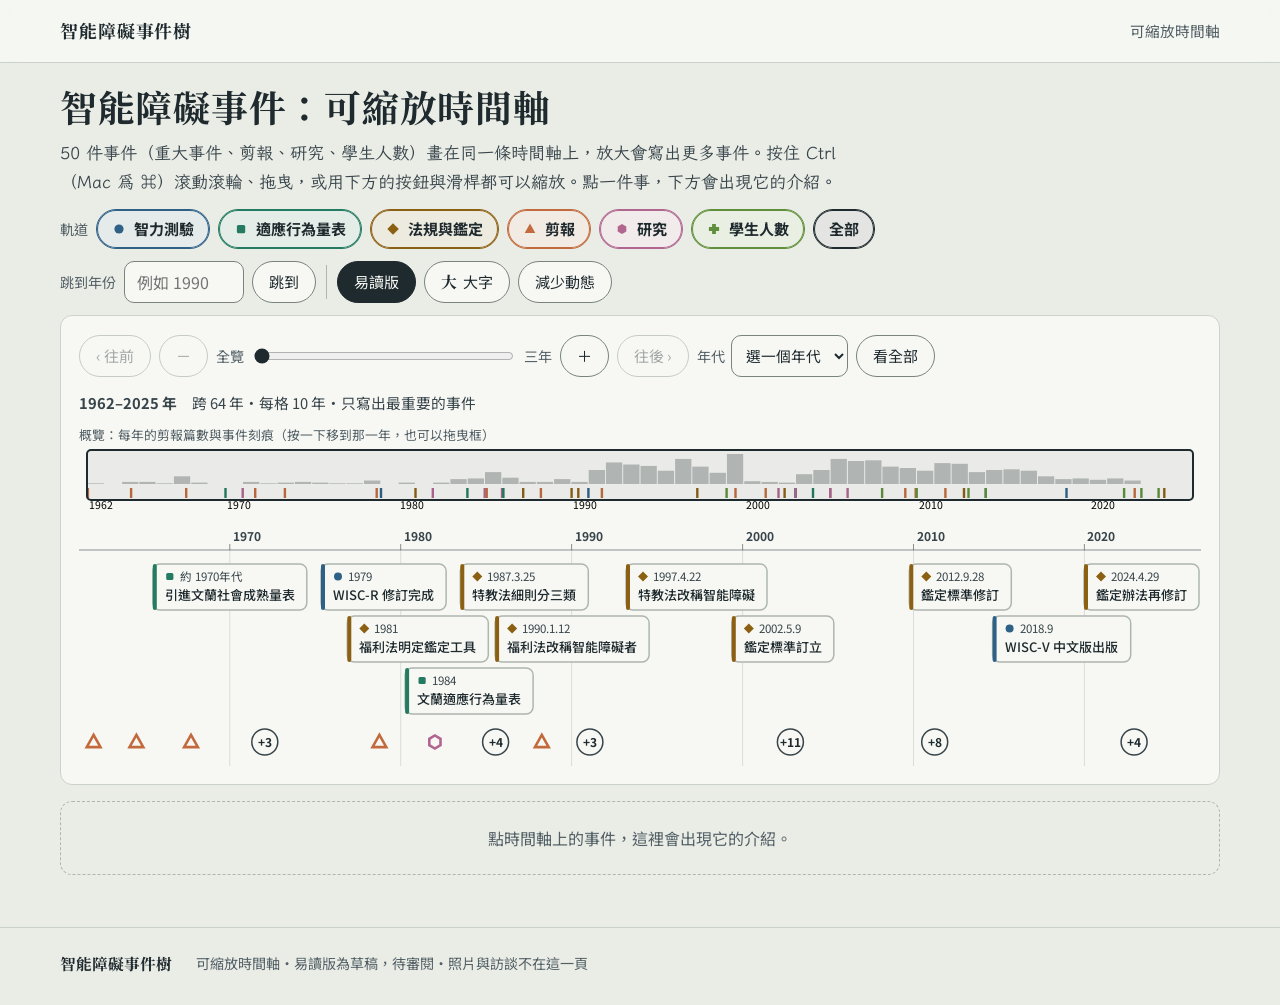
<file: zoom.html>
<!DOCTYPE html>
<html lang="zh-Hant-TW">
<head>
<meta charset="utf-8">
<meta name="viewport" content="width=device-width, initial-scale=1, viewport-fit=cover">
<title>可縮放時間軸｜智能障礙事件樹</title>
<meta name="description" content="50 件智能障礙相關事件畫在同一條可縮放的時間軸上，放大會寫出更多事件；每件事都有易讀版。">
<meta name="color-scheme" content="light dark">
<meta name="robots" content="noindex">
<link rel="icon" type="image/svg+xml" href="data:image/svg+xml,%3Csvg%20xmlns=%22http://www.w3.org/2000/svg%22%20viewBox=%220%200%2064%2064%22%3E%3Crect%20width=%2264%22%20height=%2264%22%20rx=%2214%22%20fill=%22%2317262D%22/%3E%3Cpath%20d=%22M32%2051C32%2039%2019%2041%2019%2025%22%20fill=%22none%22%20stroke=%22%238FB6D4%22%20stroke-width=%224.5%22%20stroke-linecap=%22round%22/%3E%3Cpath%20d=%22M32%2051C32%2041%2045%2043%2045%2031%22%20fill=%22none%22%20stroke=%22%23DDB565%22%20stroke-width=%224.5%22%20stroke-linecap=%22round%22/%3E%3Ccircle%20cx=%2219%22%20cy=%2219%22%20r=%225.5%22%20fill=%22%2317262D%22%20stroke=%22%238FB6D4%22%20stroke-width=%223.5%22/%3E%3Cpath%20d=%22M45%2017.500l7%207-7%207-7-7z%22%20fill=%22%2317262D%22%20stroke=%22%23DDB565%22%20stroke-width=%223.5%22%20stroke-linejoin=%22round%22/%3E%3Ccircle%20cx=%2232%22%20cy=%2251%22%20r=%224.5%22%20fill=%22%23EEF1EB%22/%3E%3C/svg%3E">
<link rel="preconnect" href="https://fonts.googleapis.com">
<link rel="preconnect" href="https://fonts.gstatic.com" crossorigin>
<link href="https://fonts.googleapis.com/css2?family=Noto+Serif+TC:wght@600;700&family=Noto+Sans+TC:wght@400;500;700&family=LXGW+WenKai+TC:wght@400;700&display=swap" rel="stylesheet">
<style>
/* ============ 顏色與字體 ============
   淺色與深色各一組；圖表用的資料色兩種主題都用色盲模擬檢查過 */
:root{
  --bg:#EAECE6; --paper:#F7F8F4; --stage:#E1E4DD; --ink:#1F2A2E; --ink2:#37444A; --muted:#525F65; --line:#CBD2CB; --line2:#AEB7AE;
  --c-iq:#2F6187; --c-ab:#247B62; --c-law:#8C6013;
  --g1:#EFECE4; --g2:#E1DBCE; --g3:#D0C8B6; --g4:#BCB2A0;
  --d1:#376fb0; --d2:#c26a3d; --d3:#17998a; --d4:#a8841a; --d5:#b0668f; --d6:#5f8f3a; --rose:#2F6187; --link:#2F6187; --ctl:#79847E;
  --trk:rgba(31,42,46,.045); --trk2:rgba(31,42,46,.11); --band:.04;
  --hero-bg:#17262D; --hero-fg:#EEF1EB; --hero-mut:#A9B5B4; --hero-a:#8FB6D4; --hero-b:#DDB565; --hero-c:#8ECDB9;
  --serif:"Noto Serif TC","Songti TC","PMingLiU",serif;
  --sans:"Noto Sans TC","PingFang TC","Microsoft JhengHei",sans-serif;
  --kai:"LXGW WenKai TC","Kaiti TC","BiauKai","DFKai-SB","標楷體",serif;
  --gut:40px; --r:12px; --mast:62px;
  box-sizing:border-box;
}
@media (prefers-color-scheme:dark){:root:not([data-theme="light"]){
  --bg:#171B1C; --paper:#20272A; --stage:#14181A; --ink:#E6EAE5; --ink2:#C7CFCB; --muted:#9BA6A8; --line:#384344; --line2:#4E5A5B;
  --c-iq:#82ABCB; --c-ab:#86C9B0; --c-law:#DDB35F;
  --g1:#282C2A; --g2:#333733; --g3:#41453D; --g4:#4F5348;
  --d1:#5289d4; --d2:#c9703f; --d3:#24a08e; --d4:#b08720; --d5:#bd689b; --d6:#6ea040; --rose:#82ABCB; --link:#82ABCB; --ctl:#7E8A8B;
  --trk:rgba(230,234,229,.07); --trk2:rgba(230,234,229,.15); --band:.065;
  --hero-bg:#0D1315; --hero-fg:#E6EAE5; --hero-mut:#93A0A2; --hero-a:#82ABCB; --hero-b:#DDB35F; --hero-c:#8ECDB9; color-scheme:dark;
}}
:root[data-theme="dark"]{
  --bg:#171B1C; --paper:#20272A; --stage:#14181A; --ink:#E6EAE5; --ink2:#C7CFCB; --muted:#9BA6A8; --line:#384344; --line2:#4E5A5B;
  --c-iq:#82ABCB; --c-ab:#86C9B0; --c-law:#DDB35F;
  --g1:#282C2A; --g2:#333733; --g3:#41453D; --g4:#4F5348;
  --d1:#5289d4; --d2:#c9703f; --d3:#24a08e; --d4:#b08720; --d5:#bd689b; --d6:#6ea040; --rose:#82ABCB; --link:#82ABCB; --ctl:#7E8A8B;
  --trk:rgba(230,234,229,.07); --trk2:rgba(230,234,229,.15); --band:.065;
  --hero-bg:#0D1315; --hero-fg:#E6EAE5; --hero-mut:#93A0A2; --hero-a:#82ABCB; --hero-b:#DDB35F; --hero-c:#8ECDB9; color-scheme:dark;
}

/* ============ 基本 ============ */
*,*::before,*::after{box-sizing:inherit}
[hidden]{display:none!important}
.vh{position:absolute;width:1px;height:1px;overflow:hidden;clip-path:inset(50%);white-space:nowrap}
/* 有瀏海或圓角的手機：最外層上下各留出系統列的高度（claude.ai 發布頁面時也是加在這裡）。
   頁首要蓋住上面那一段，所以 body 往上移回去，再由頁首自己留出同樣的高度；固定在下緣的面板也各自加上下方的高度 */
html{-webkit-text-size-adjust:100%;padding-top:env(safe-area-inset-top,0px);padding-bottom:env(safe-area-inset-bottom,0px);scroll-padding-top:calc(var(--mast) + 16px + env(safe-area-inset-top,0px))}
body{margin:calc(-1*env(safe-area-inset-top,0px)) 0 0;background:var(--bg);color:var(--ink);font-family:var(--sans);font-size:16px;line-height:1.75;-webkit-font-smoothing:antialiased;overflow-wrap:anywhere}
h1,h2,h3,h4,p,ul,ol,dl,dd,figure{margin:0}
button,input,select{font:inherit;color:inherit}
button{cursor:pointer;-webkit-tap-highlight-color:transparent}
a{color:var(--link);text-underline-offset:3px}
img{max-width:100%}
:focus-visible{outline:3px solid var(--ink);outline-offset:2px;border-radius:4px}
.wrap{max-width:1240px;margin-inline:auto;padding-inline:var(--gut)}
/* 「跳到主要內容」：平常看不到，用鍵盤聚焦時才出現在左上角 */
.skip{position:absolute;left:8px;top:calc(8px + env(safe-area-inset-top,0px));z-index:100;padding:10px 16px;background:var(--ink);color:var(--paper);border-radius:8px;text-decoration:none;white-space:nowrap}
.skip:not(:focus){width:1px;height:1px;padding:0;overflow:hidden;clip-path:inset(50%)}
#view{min-height:60vh}
#view.enter{animation:fadeIn .24s ease-out}
@keyframes fadeIn{from{opacity:0;transform:translateY(6px)}to{opacity:1;transform:none}}
#view > .wrap{padding-bottom:20px}

/* ============ 頁首：站名與展區 ============ */
.mast{position:sticky;top:0;z-index:40;padding-top:env(safe-area-inset-top,0px);background:var(--paper);border-bottom:1px solid var(--line)}
@supports ((backdrop-filter:blur(2px)) or (-webkit-backdrop-filter:blur(2px))){ .mast{background:color-mix(in srgb,var(--paper) 86%,transparent);-webkit-backdrop-filter:blur(12px);backdrop-filter:blur(12px)} }
.mast-in{display:flex;align-items:center;justify-content:space-between;gap:20px;min-height:var(--mast)}
.brand{font-family:var(--serif);font-weight:700;font-size:1.12rem;letter-spacing:.05em;color:var(--ink);text-decoration:none;white-space:nowrap}
.nav{display:flex;align-items:stretch;gap:2px;margin-right:-13px}
.nav a{position:relative;display:flex;align-items:center;min-height:var(--mast);padding:0 13px;font-size:.98rem;color:var(--muted);text-decoration:none;white-space:nowrap}
.nav a:hover{color:var(--ink)}
.nav a[aria-current="page"]{color:var(--ink);font-weight:700}
.nav a[aria-current="page"]::after{content:"";position:absolute;left:13px;right:13px;bottom:-1px;height:3px;border-radius:3px 3px 0 0;background:var(--ink)}
.nav a:focus-visible{outline-offset:-4px}
/* 首頁：頁首疊在深色的主視覺上 */
body[data-view="home"] .mast{margin-bottom:calc(-1*var(--mast) - 1px - env(safe-area-inset-top,0px))}
.mast.over{background:transparent;border-bottom-color:transparent;-webkit-backdrop-filter:none;backdrop-filter:none}
.mast.over .brand{color:var(--hero-fg)}
.mast.over .nav a{color:var(--hero-mut)}
.mast.over .nav a:hover,.mast.over .nav a[aria-current="page"]{color:var(--hero-fg)}
.mast.over .nav a[aria-current="page"]::after{background:var(--hero-fg)}
.mast.over :focus-visible{outline-color:var(--hero-fg)}

/* ============ 展區的標題區 ============ */
.ph{padding:24px 0 16px}
.ph-over{display:flex;align-items:center;gap:10px;min-height:1.3em;font-size:.78rem;letter-spacing:.16em;color:var(--muted);margin-bottom:6px}
.ph-site{display:none}
.ph-no::before{content:"";display:inline-block;width:26px;height:1px;background:var(--line2);vertical-align:middle;margin-right:10px}
.ph-row{display:flex;flex-wrap:wrap;align-items:center;justify-content:space-between;gap:8px 12px}
.ph-tools{display:flex;flex-wrap:wrap;gap:8px;margin-left:auto}
.ph-tools .btn{flex:none;min-height:38px;padding:4px 14px;font-size:.88rem}
.btn.how::before{content:"?";display:inline-grid;place-items:center;width:18px;height:18px;border:1.5px solid currentColor;border-radius:50%;font-size:.72rem;font-weight:700;line-height:1}
.ph h1{font-family:var(--serif);font-weight:700;font-size:clamp(1.6rem,1.15rem + 1.9vw,2.3rem);line-height:1.28;letter-spacing:.02em}
.ph h1:focus{outline:none}
.ph-lead{font-family:var(--kai);font-size:1.08rem;line-height:1.7;color:var(--ink2);max-width:46em;margin-top:8px}
.ph-lead:empty{display:none}
/* 展區裡的兩種看法（剪報：編碼分析／清單），做成兩張看得到說明的大頁籤 */
.subnav{display:flex;gap:10px;margin-bottom:18px}
.subnav a{display:grid;min-width:168px;padding:9px 18px 10px;border:1.5px solid var(--ctl);border-radius:var(--r);background:var(--paper);color:var(--ink);text-decoration:none;line-height:1.4}
.subnav a b{font-size:1rem}
.subnav a small{font-size:.8rem;color:var(--muted)}
.subnav a:hover{border-color:var(--ink)}
.subnav a[aria-current="page"]{background:var(--ink);border-color:var(--ink);color:var(--paper)}
.subnav a[aria-current="page"] small{color:var(--paper);opacity:.82}

/* ============ 控制項 ============ */
.bar{display:flex;flex-wrap:wrap;align-items:center;gap:10px 14px;margin-bottom:16px}
.lbl{font-size:.88rem;color:var(--muted)}
.seg{display:inline-flex;border:1.5px solid var(--ctl);border-radius:999px;overflow:hidden;background:var(--paper)}
.seg button{border:0;background:none;min-height:42px;padding:6px 18px;font-size:.95rem}
.seg button+button{border-left:1.5px solid var(--ctl)}
.seg button:hover{background:var(--bg)}
.seg button[aria-pressed="true"]{background:var(--ink);color:var(--paper);font-weight:700}
.seg button:focus-visible{outline-offset:-4px;border-radius:999px}
.chk{display:inline-flex;align-items:center;gap:8px;min-height:42px;padding:0 4px;font-size:.95rem;cursor:pointer}
.chk input{width:20px;height:20px;margin:0;accent-color:var(--ink)}
.btn{display:inline-flex;align-items:center;justify-content:center;gap:6px;min-height:42px;padding:6px 16px;border:1.5px solid var(--ctl);border-radius:999px;background:var(--paper);font-size:.94rem;color:var(--ink);text-decoration:none;white-space:nowrap}
.btn:hover{border-color:var(--ink)}
.btn[aria-pressed="true"],.btn.solid{background:var(--ink);border-color:var(--ink);color:var(--paper)}
.btn:disabled{opacity:.38;cursor:default;border-color:var(--ctl)}
.btn.wide{width:100%;border-radius:10px;margin-top:14px}
.src{font-size:.88rem;color:var(--muted);margin-left:auto;max-width:38em;text-align:right}

/* ============ 版面的積木：紙面、圖、數字 ============ */
.plate{background:var(--paper);border:1px solid var(--line);border-radius:var(--r);padding:22px 24px}
.plate,.grid2,.stats,.fig,.more{margin-bottom:20px}
.grid2{display:grid;grid-template-columns:repeat(2,minmax(0,1fr));gap:20px;align-items:start}
.grid2 > *{margin-bottom:0}
.fig h2,.nlist h2{font-family:var(--serif);font-weight:600;font-size:1.22rem;line-height:1.4;letter-spacing:.01em}
.note{color:var(--muted);font-size:.9rem;line-height:1.65;max-width:50em;margin-top:4px}
.chart{min-width:0;margin-top:14px}
.chart svg{display:block;max-width:100%;height:auto}
.chart text{font-family:var(--sans);font-variant-numeric:tabular-nums}
.lgd{list-style:none;display:flex;flex-wrap:wrap;gap:4px 16px;padding:0;margin-top:10px;font-size:.86rem;color:var(--ink2)}
.lgd li{display:inline-flex;align-items:center;gap:6px}
.lgd i{flex:none;width:11px;height:11px;border-radius:3px}
.lgd i.ln{width:16px;height:3px;border-radius:2px}
.lgd b{font-weight:400;color:var(--muted);font-variant-numeric:tabular-nums}
.lgd li.bold{font-weight:700;color:var(--ink)}
.colbar:hover rect:last-child{fill:var(--ink);fill-opacity:.06}
.xmark{cursor:pointer;outline:none}
.xmark .xlab{display:none}
.xmark:hover .xlab,.xmark:focus-visible .xlab,.xmark.on .xlab{display:block}
.xmark:hover .ring,.xmark.on .ring{fill-opacity:.9}
.xmark:focus-visible .ring{stroke-width:3.5}
/* 幾個大數字排成一列 */
.stats{display:grid;grid-template-columns:repeat(3,minmax(0,1fr));background:var(--paper);border:1px solid var(--line);border-radius:var(--r)}
.stat{padding:18px 24px 16px}
.stat+.stat{border-left:1px solid var(--line)}
.stat dt{font-size:.88rem;color:var(--muted)}
.stat .v{font-family:var(--serif);font-weight:700;font-size:2.05rem;line-height:1.25;font-variant-numeric:tabular-nums lining-nums}
.stat .v small{font-family:var(--sans);font-size:.95rem;font-weight:500;margin-left:5px}
.stat .sub{font-size:.86rem;color:var(--muted)}
/* 從時間軸的年代摘要連過來時：標題下面一小列，圖表上那個年代有一塊淡淡的底色 */
.focus{display:flex;flex-wrap:wrap;align-items:center;gap:6px 16px;margin-bottom:14px;font-size:.92rem}
.fchip{display:inline-flex;align-items:center;gap:2px;padding:1px 3px 1px 14px;border:1.5px solid var(--ink);border-radius:999px;background:var(--paper);font-weight:700}
.fchip button{width:34px;height:34px;padding:0 0 2px;border:0;border-radius:50%;background:none;font-size:1.2rem;line-height:1}
.fchip button:hover{background:var(--bg)}
.eband{fill:var(--ink);fill-opacity:var(--band)}
.ecap{fill:var(--ink2)}
/* 表格 */
.tbl{width:100%;border-collapse:collapse;font-size:.9rem;font-variant-numeric:tabular-nums;margin-top:8px}
.tbl th,.tbl td{padding:7px 8px;border-bottom:1px solid var(--line);text-align:right}
.tbl td{white-space:nowrap}
.tbl thead th{font-weight:700;color:var(--ink2);vertical-align:bottom;line-height:1.3}
.tbl tbody th{font-weight:500;color:var(--muted);white-space:nowrap}
.tbl th:first-child{text-align:left}
.tbl caption,.tcap{caption-side:top;padding:14px 0 2px;text-align:left;font-weight:700;font-size:.94rem;color:var(--ink)}
/* 只有「年、人數」兩欄的長表：排成幾欄，不用捲很長 */
.tbl.two,.tbl.two tbody{display:block}
.tbl.two thead{position:absolute;width:1px;height:1px;overflow:hidden;clip-path:inset(50%)}
.tbl.two tbody{columns:3 9.5em;column-gap:36px}
.tbl.two tr{display:flex;justify-content:space-between;gap:12px;break-inside:avoid;border-bottom:1px solid var(--line)}
.tbl.two th,.tbl.two td{border-bottom:0}
.heat{width:100%;border-collapse:separate;border-spacing:2px;font-size:.88rem;font-variant-numeric:tabular-nums;margin-top:12px}
.heat th,.heat td{padding:7px 8px}
.heat thead th{font-weight:600;font-size:.84rem;color:var(--ink2);text-align:center;vertical-align:bottom;line-height:1.3;white-space:nowrap}
.heat thead th small{display:block;font-weight:400;color:var(--muted);font-size:.74rem}
.heat thead .corner{text-align:left}
.heat thead th.hl{background:var(--ink);color:var(--paper);border-radius:8px}
.heat thead th.hl small{color:var(--paper);opacity:.85}
.heat tbody th{text-align:left;font-weight:500;line-height:1.4}
.heat tbody th small{display:block;font-weight:400;color:var(--muted);font-size:.78rem}
.heat td{text-align:center;border-radius:5px;min-width:3.2em;background:color-mix(in srgb,var(--rose) calc(var(--a,0)*100%),transparent)}
.heat td.tot{background:none;font-weight:700}
/* 可以展開的區塊 */
.more{padding:6px 24px}
.more[open]{padding-bottom:20px}
.more > summary,.tr > summary,.sub > summary{display:flex;align-items:center;gap:10px;min-height:46px;font-weight:700;cursor:pointer;list-style:none}
.more > summary::-webkit-details-marker,.tr > summary::-webkit-details-marker,.sub > summary::-webkit-details-marker{display:none}
.more > summary::before,.tr > summary::before,.sub > summary::before{content:"";flex:none;width:8px;height:8px;margin-left:2px;border-right:2px solid var(--ink);border-bottom:2px solid var(--ink);transform:rotate(-45deg);transition:transform .15s}
.more[open] > summary::before,.tr[open] > summary::before,.sub[open] > summary::before{transform:rotate(45deg)}
/* 數字表裡再分的小節：一張表一節 */
.sub{border-top:1px solid var(--line)}
.sub > summary{font-weight:500}
.sub[open]{padding-bottom:12px}
.sample{font-size:.88rem;color:var(--ink2);background:var(--paper);border:1px dashed var(--line2);border-radius:8px;padding:9px 14px;margin-bottom:16px}
.empty{text-align:center;padding:56px 24px;color:var(--muted)}
.empty h2{font-family:var(--serif);color:var(--ink);font-size:1.3rem;margin-bottom:6px}
.kai{font-family:var(--kai);font-size:1.05rem;line-height:1.75}
.ico{flex:none;display:inline-block;vertical-align:-2px}

/* ============ 時間軸 ============ */
.tl{display:grid;grid-template-columns:minmax(0,1fr);gap:24px}
.tl.wide{grid-template-columns:minmax(0,1fr) 370px;align-items:start}
/* 分支的篩選：沒選到的是空心的圖示，選到的是實心、加粗、有分支顏色的框 */
.tl-filter{display:flex;flex-wrap:wrap;align-items:center;gap:8px;margin-bottom:12px}
.bchip{display:inline-flex;align-items:center;gap:8px;min-height:40px;padding:5px 15px;border:1.5px solid var(--ctl);border-radius:999px;background:var(--paper);font-size:.94rem;color:var(--ink)}
.bchip:hover{border-color:var(--ink)}
.bchip[aria-pressed="true"]{border-color:var(--c,var(--ink));box-shadow:inset 0 0 0 1px var(--c,var(--ink));background:color-mix(in srgb,var(--c,var(--ink)) 9%,var(--paper));font-weight:700}
.tl-filter .hint{margin-left:6px;font-size:.88rem;color:var(--muted)}
.plate.tl-fig{padding:0;overflow:hidden;margin-bottom:0}
.tl-fig svg{display:block}
.tl-terms{display:flex;flex-wrap:wrap;align-items:center;gap:8px;margin-top:12px}
.tchip{display:inline-flex;align-items:center;gap:8px;min-height:40px;padding:5px 14px;border:1.5px solid var(--ctl);border-radius:999px;background:var(--paper);font-size:.92rem}
.tchip i{flex:none;width:15px;height:15px;border-radius:4px;background:var(--c);border:1px solid var(--line2)}
.tchip:hover{border-color:var(--ink)}
.tchip[aria-pressed="true"]{border-color:var(--ink);box-shadow:inset 0 0 0 1px var(--ink);font-weight:700}
.tchip.sm{min-height:34px;padding:2px 11px;font-size:.86rem;color:var(--ink)}
.tsvg text{font-family:var(--sans);fill:var(--ink)}
.tsvg .rootlab{font-family:var(--serif);font-weight:700}
.tsvg .inv{fill:var(--paper)}
.tsvg .cav{fill:var(--ink2);pointer-events:none}
.tsvg .bname text{font-weight:700;paint-order:stroke;stroke:var(--paper);stroke-width:3.5px;stroke-linejoin:round}
.tsvg .dec{cursor:pointer;outline:none}
.tsvg .dec .dbox{fill:var(--paper);fill-opacity:0;stroke:transparent;stroke-width:1.5px}
.tsvg .dec text{fill:var(--ink2);font-variant-numeric:tabular-nums}
.tsvg .dec:hover .dbox{fill-opacity:1;stroke:var(--line2)}
.tsvg.lanes .dec .dbox{fill-opacity:.92;stroke:var(--line2)}
.tsvg .dec.on .dbox{fill:var(--ink);fill-opacity:1;stroke:var(--ink)}
.tsvg .dec.on text{fill:var(--paper);font-weight:700}
.tsvg .dec:focus-visible .dbox{fill-opacity:1;stroke:var(--ink);stroke-width:2.5px}
.tsvg .ev{cursor:pointer;outline:none}
/* 總覽：只有節點；枝條和分支名稱可以點，點了只看那個分支 */
.tsvg .dot .ring{fill:none;stroke:transparent;stroke-width:2.5px}
.tsvg .dot:hover .mk{fill:var(--c)}
.tsvg .dot:focus-visible .ring{stroke:var(--ink)}
.tsvg .bseg,.tsvg .bname.pick{cursor:pointer}
.tsvg .bseg:hover .vis{opacity:1}
.tsvg .bname .nbox{fill:var(--paper);fill-opacity:0;stroke:transparent;stroke-width:1.5px}
.tsvg .bname.pick:hover .nbox{fill-opacity:.9;stroke:var(--line2)}
.tsvg .ev .mk{fill:var(--paper);stroke:var(--c);stroke-width:2.6px}
.tsvg .ev.on .mk{fill:var(--c)}
.tsvg .ev.dim .mk{opacity:.4}
.tsvg .node.dim .lt{fill:var(--muted);font-weight:400}
.tsvg .node.dim path{opacity:.4}
.tsvg .ev .lb{fill:var(--paper);fill-opacity:.9;stroke:transparent;stroke-width:1.5px}
.tsvg .ev .lt{font-weight:600}
.tsvg .ev:hover .lb{stroke:var(--c)}
.tsvg .ev.on .lb{fill:var(--ink);fill-opacity:1;stroke:var(--ink)}
.tsvg .ev.on .lt{fill:var(--paper)}
.tsvg .ev:focus-visible .lb{stroke:var(--ink);stroke-width:2.5px}
.tsvg .row .rowbg{fill:var(--paper);fill-opacity:0;stroke:transparent;stroke-width:2px}
.tsvg .row:hover .rowbg{fill-opacity:.55}
.tsvg .row.on .rowbg{fill-opacity:.97;stroke:var(--ink)}
.tsvg .row:focus-visible .rowbg{fill-opacity:.8;stroke:var(--ink)}
.tsvg .row.on .lt{fill:var(--ink)}
.tsvg .row.rel .rowbg{fill-opacity:.62}
.tsvg .row.dim .lt{fill:var(--ink2);font-weight:400}
.tsvg .row.dim .lead{opacity:.25}
.tsvg .row .lead{stroke:var(--c);stroke-width:1.2px;opacity:.55}
.tsvg .row .yr{fill:var(--ink2);font-variant-numeric:tabular-nums}
/* 說明：右邊一欄，或從下方滑出 */
.plate.panel{position:sticky;top:calc(var(--mast) + 18px);max-height:calc(100vh - var(--mast) - 36px);overflow:auto;padding:22px 24px 24px;margin-bottom:0}
.pn-kind{display:flex;align-items:center;gap:7px;font-size:.84rem;letter-spacing:.06em;color:var(--muted)}
.pn-kind .sw{width:14px;height:14px;border-radius:4px;border:1px solid var(--line2)}
.panel h2,.sheet-body h2{font-family:var(--serif);font-weight:700;font-size:1.45rem;line-height:1.35;margin-top:2px}
.panel h2:focus,.sheet-body h2:focus{outline:none}
.pn-date{font-family:var(--serif);font-size:1.02rem;color:var(--ink2);font-variant-numeric:tabular-nums}
.pn-desc{margin-top:12px;font-size:.97rem;line-height:1.8}
.pn-desc p+p{margin-top:8px}
.memo{margin-top:12px;padding:12px 14px;background:var(--bg);border-radius:8px;font-size:.92rem;line-height:1.75}
.memo h3,.pn-rel h3,.pn-rose h3{font-size:.78rem;letter-spacing:.16em;color:var(--muted);font-weight:700;margin-bottom:4px}
.memo p+p{margin-top:6px}
.pn-terms{display:flex;flex-wrap:wrap;align-items:center;gap:6px 8px;margin-top:14px;font-size:.88rem;color:var(--muted)}
.pn-rel,.pn-rose{margin-top:18px}
.jump{display:flex;align-items:center;gap:8px;width:100%;min-height:44px;margin-top:6px;padding:8px 12px;border:1px solid var(--line);border-left:3px solid var(--c);border-radius:8px;background:var(--paper);text-align:left;font-size:.94rem}
.jump span{flex:1}
.jump small{color:var(--muted);font-variant-numeric:tabular-nums}
.jump:hover{border-color:var(--ink);border-left-color:var(--c)}
.pager{display:flex;align-items:center;justify-content:space-between;gap:8px;margin-top:20px;padding-top:14px;border-top:1px solid var(--line);font-size:.88rem;color:var(--muted);font-variant-numeric:tabular-nums}
.pn-sum{margin-top:14px}
.pn-sum > div{display:flex;justify-content:space-between;gap:12px;padding:8px 0;border-bottom:1px solid var(--line);font-size:.93rem}
.pn-sum dt{flex:none;color:var(--muted)}
.pn-sum .nb{display:inline-block;white-space:nowrap}
.pn-sum dd{font-weight:700;text-align:right}
.pn-sum dd a{display:inline-block;padding:2px 0;text-decoration:none}
.pn-sum dd a:hover{text-decoration:underline}
.pn-rose .rose{width:170px;margin:4px auto 0}
.pn-go{margin-top:10px;font-size:.92rem}
.pn-start{margin-top:16px}
.sheet{position:fixed;left:0;right:0;bottom:0;z-index:60;display:flex;flex-direction:column;max-height:62vh;background:var(--paper);border-top:1px solid var(--line2);border-radius:18px 18px 0 0;
  box-shadow:0 -12px 32px rgba(0,0,0,.16);transform:translateY(102%);transition:transform .24s cubic-bezier(.2,.8,.2,1);padding-bottom:env(safe-area-inset-bottom,0px)}
.sheet.open{transform:none}
.sheet-bar{flex:none;display:grid;grid-template-columns:1fr auto 1fr;align-items:center;padding:2px 6px 0 18px}
.sheet-grip{grid-column:2;width:40px;height:4px;border-radius:2px;background:var(--line2)}
.sheet-x{justify-self:end;min-height:44px;padding:0 12px;border:0;background:none;font-size:.9rem;color:var(--link);text-decoration:underline;text-underline-offset:3px}
.sheet-body{overflow:auto;padding:0 18px 20px;overscroll-behavior:contain}
body.has-sheet #main{padding-bottom:64vh}
html.has-sheet{scroll-padding-bottom:64vh}
/* 文字清單 */
.plate.tlist{padding:8px 22px 18px;margin-bottom:0}
.tlist h2{font-family:var(--serif);font-size:1.05rem;font-weight:700;margin-top:14px;padding-bottom:4px;border-bottom:1px solid var(--line2)}
.tlist ol{list-style:none;padding:0}
.litem{display:grid;grid-template-columns:8.6em minmax(0,1fr) auto;align-items:center;gap:2px 14px;width:100%;min-height:48px;padding:8px 10px;border:0;border-bottom:1px solid var(--line);border-left:3px solid transparent;background:none;text-align:left;font-size:.96rem}
.litem:hover{background:var(--bg)}
.litem[aria-pressed="true"]{border-left-color:var(--c);background:var(--bg)}
.litem .ld{color:var(--ink2);font-variant-numeric:tabular-nums;font-size:.9rem}
.litem .lm{display:inline-flex;align-items:center;gap:6px;color:var(--muted);font-size:.84rem}
.litem.dim b{font-weight:400;color:var(--muted)}
.litem.dim .ico{opacity:.4}

/* ============ 剪報：圓圈圖 ============ */
.rose{display:block;max-width:100%;height:auto}
.rose text{font-family:var(--sans);fill:var(--ink)}
.rose .trk{fill:var(--trk)}
.rose .pet{fill:var(--rose)}
.rose .hub{fill:var(--paper);stroke:var(--line2);stroke-width:1px}
.rose .dot{fill:var(--line2)}
.rose .hit{fill:transparent}
.rose .rc-c{fill:var(--muted)}
.rose .rc-v,.rose .rc-y{font-family:var(--serif);font-weight:700;font-variant-numeric:tabular-nums}
.rose .slot{cursor:pointer;outline:none}
.rose .slot:hover .trk{fill:var(--trk2)}
.rose .slot:hover .pet{opacity:1}
.rose .rl-bg{fill:transparent}
.rose .slot.cur .rl-bg{fill:var(--ink)}
.rose .rl.off{fill:var(--muted)}
.rose .slot.cur .rl{fill:var(--paper);font-weight:700}
.rose .slot:focus-visible .hit{stroke:var(--ink);stroke-width:2.5px}
.rz{display:grid;grid-template-columns:minmax(0,540px) minmax(0,1fr);gap:16px 40px;align-items:center}
.rz-a,.rz-b{min-width:0}
.rz-head{display:flex;align-items:center;justify-content:center;gap:14px}
.rz-title{min-width:11em;text-align:center}
.rz-era{font-family:var(--serif);font-weight:700;font-size:1.9rem;line-height:1.25}
.rz-n{color:var(--muted);font-size:.95rem}
.rz-nav{flex:none;width:44px;height:44px;padding:0 0 4px;border:1.5px solid var(--ctl);border-radius:50%;background:var(--paper);font-size:1.5rem;line-height:1}
.rz-nav:hover{border-color:var(--ink)}
.rz-fig{touch-action:pan-y;min-width:0;margin-top:4px}
.rz-fig .chart{display:flex;justify-content:center;margin-top:0}
.rz-cat{font-family:var(--serif);font-weight:700;font-size:1.25rem;line-height:1.4;display:flex;flex-wrap:wrap;align-items:baseline;gap:2px 10px}
.rz-cat small{font-family:var(--sans);font-weight:400;font-size:.9rem;color:var(--muted)}
.rz-b .chart{margin-top:8px}
.trend .tcol{fill:transparent;cursor:pointer}
.trend .tcol:hover{fill:var(--trk)}
/* 每個年代一個小圓圈，排在折線圖正下方，一欄對一個年代 */
.rstrip{display:grid;grid-template-columns:repeat(7,minmax(0,1fr));margin-top:2px}
.rmini{display:flex;flex-direction:column;align-items:center;gap:1px;min-width:0;min-height:48px;padding:6px 0 7px;border:0;border-radius:10px;background:none}
.rmini svg{width:100%;max-width:64px}
.rmini:hover{background:var(--trk)}
.rmini.on{background:var(--trk2)}
.rm-y{font-size:.82rem;color:var(--ink2);font-variant-numeric:tabular-nums;line-height:1.3}
.rmini.on .rm-y{font-weight:700;color:var(--ink)}
.rz-back{display:flex;flex-wrap:wrap;align-items:center;justify-content:center;gap:8px 18px;margin-top:10px;font-size:.92rem}
.nlist h2{display:flex;flex-wrap:wrap;align-items:baseline;gap:2px 12px}
.nlist h2 small{font-family:var(--sans);font-weight:400;font-size:.88rem;color:var(--muted)}
.nempty{color:var(--muted)}
.clips{list-style:none;padding:0;margin-top:6px}
.clips li{display:grid;grid-template-columns:6.4em 5em minmax(0,1fr);gap:2px 14px;padding:12px 2px;border-bottom:1px solid var(--line)}
.clips li:last-child{border-bottom:0}
.clips .nd{font-variant-numeric:tabular-nums;color:var(--ink2);font-size:.9rem}
.clips .no{color:var(--muted);font-size:.9rem}
.clips .nt{font-weight:700}
.clips .nt em{display:inline-block;font-style:normal;font-weight:400;font-size:.76rem;margin-left:8px;padding:0 8px;border:1px solid var(--line2);border-radius:999px;color:var(--muted);white-space:nowrap}
.clips .nm{grid-column:3;display:flex;flex-wrap:wrap;gap:0 16px;font-size:.84rem;color:var(--ink2)}
.clips .nm i{font-style:normal;color:var(--muted)}
.bars{display:grid;grid-template-columns:auto minmax(60px,1fr) auto;gap:5px 12px;align-items:center;font-size:.86rem;margin:10px 0 6px;max-width:42em}
.bars .bb{height:8px;border-radius:4px;background:var(--trk2);overflow:hidden}
.bars .bb i{display:block;height:100%;border-radius:4px;background:var(--rose)}
.bars .bv{color:var(--muted);font-variant-numeric:tabular-nums}
.form{display:flex;flex-wrap:wrap;gap:12px 16px;margin-bottom:10px}
.field{display:grid;gap:4px;font-size:.86rem;color:var(--muted)}
.field.grow{flex:1 1 280px}
.field input,.field select{min-height:44px;min-width:9em;padding:8px 12px;border:1.5px solid var(--ctl);border-radius:10px;background:var(--paper);color:var(--ink);font-size:1rem}
.status{font-size:.9rem;color:var(--muted);margin-bottom:10px}

/* ============ 照片：投影片 ============ */
.plate.show{display:grid;grid-template-columns:minmax(0,1fr) 320px;grid-template-rows:minmax(0,1fr) auto;padding:0;overflow:hidden;min-height:430px}
.show:fullscreen{border-radius:0;border:0}
.stage{position:relative;display:flex;align-items:center;justify-content:center;min-width:0;min-height:0;background:var(--stage);touch-action:pan-y}
.stage img{max-width:calc(100% - 56px);max-height:calc(100% - 56px);object-fit:contain;background:var(--paper);box-shadow:0 1px 2px rgba(0,0,0,.12),0 14px 30px rgba(0,0,0,.12);transition:opacity .25s}
.snav{position:absolute;top:50%;width:46px;height:46px;margin-top:-23px;padding:0 0 4px;border:1.5px solid var(--ctl);border-radius:50%;background:var(--paper);font-size:1.6rem;line-height:1}
.snav.prev{left:14px}
.snav.next{right:14px}
.snav:hover{border-color:var(--ink)}
.scap{min-height:0;overflow:auto;padding:28px 24px;border-left:1px solid var(--line)}
.syear{font-family:var(--serif);font-weight:700;font-size:2.3rem;line-height:1.1;font-variant-numeric:tabular-nums}
.scap h2{font-family:var(--serif);font-weight:700;font-size:1.25rem;margin-top:10px}
.scap .kai{margin-top:8px}
.scredit{margin-top:10px;font-size:.86rem;color:var(--muted)}
.scap .sample{margin:16px 0 0;background:var(--bg)}
.sbar{grid-column:1/-1;display:flex;align-items:center;gap:12px;min-width:0;padding:10px 14px;border-top:1px solid var(--line)}
.scount{font-size:.9rem;color:var(--muted);font-variant-numeric:tabular-nums;white-space:nowrap}
.strip{flex:1;display:flex;gap:6px;min-width:0;padding:3px;overflow-x:auto;scrollbar-width:thin}
.strip button{flex:none;display:grid;justify-items:center;gap:1px;padding:3px;border:1.5px solid transparent;border-radius:8px;background:none;font-size:.7rem;line-height:1.3;color:var(--muted);font-variant-numeric:tabular-nums}
.strip img{display:block;width:52px;height:38px;object-fit:cover;border-radius:4px}
.strip button:hover{border-color:var(--line2)}
.strip button[aria-current="true"]{border-color:var(--ink);color:var(--ink);font-weight:700}

/* ============ 訪談 ============ */
.ivs{list-style:none;padding:0;display:grid;grid-template-columns:minmax(0,1fr);gap:20px;margin-bottom:20px}
.plate.iv{padding:24px 26px;margin-bottom:0}
.iv-no{font-size:.78rem;letter-spacing:.16em;color:var(--muted)}
.iv h2{font-family:var(--serif);font-weight:700;font-size:1.35rem;line-height:1.35}
.meta{font-size:.88rem;color:var(--muted);margin-top:2px}
.iv .kai{margin-top:8px;max-width:44em}
.player{display:flex;align-items:center;gap:14px;margin-top:16px}
.pp{flex:none;display:grid;place-items:center;width:54px;height:54px;padding:0;border:0;border-radius:50%;background:var(--ink);color:var(--paper)}
.pp svg{width:24px;height:24px;fill:currentColor}
.pp .ic-pause,.pp.playing .ic-play{display:none}
.pp.playing .ic-pause{display:block}
.pp.sm{width:44px;height:44px}
.pp.sm svg{width:20px;height:20px}
.wavebox{position:relative;flex:1;min-width:0;height:54px}
.wave{display:flex;align-items:center;gap:2px;height:100%;overflow:hidden}
.wave i{flex:1;min-width:1px;border-radius:2px;background:var(--line2)}
.wave i.on{background:var(--rose)}
.wavebox input{position:absolute;inset:0;width:100%;height:100%;margin:0;opacity:0;cursor:pointer}
.wavebox:focus-within{outline:3px solid var(--ink);outline-offset:3px;border-radius:6px}
.time{font-size:.88rem;color:var(--muted);font-variant-numeric:tabular-nums;white-space:nowrap}
.tr{margin-top:16px;border-top:1px solid var(--line)}
.segs{list-style:none;padding:0}
.segs li{display:grid;grid-template-columns:auto 5em minmax(0,1fr);align-items:baseline;gap:4px 12px;padding:10px;border-left:3px solid transparent;border-radius:8px}
.segs li.now{background:var(--bg);border-left-color:var(--rose)}
.ts{min-width:54px;min-height:36px;padding:2px 10px;border:1.5px solid var(--ctl);border-radius:999px;background:var(--paper);font-size:.84rem;color:var(--link);font-variant-numeric:tabular-nums}
.ts:hover{border-color:var(--ink)}
.sp{font-size:.86rem;color:var(--muted)}
.segs p{font-family:var(--kai);font-size:1.05rem;line-height:1.75}
.needs{padding-left:1.2em;font-size:.94rem}
/* 開始播放後出現在畫面下方的播放列 */
.dock{position:fixed;left:0;right:0;bottom:0;z-index:50;display:flex;align-items:center;gap:12px;padding:10px max(var(--gut),calc((100vw - 1240px)/2 + var(--gut))) calc(10px + env(safe-area-inset-bottom,0px));
  background:var(--paper);border-top:1px solid var(--line2);box-shadow:0 -8px 24px rgba(0,0,0,.12)}
.dock-bar{position:absolute;left:0;right:0;top:-2px;height:3px;background:var(--line)}
.dock-bar i{display:block;width:0;height:100%;background:var(--rose)}
.dock-txt{flex:1;min-width:0;display:grid;padding:2px 0;border:0;background:none;text-align:left;line-height:1.4}
.dock-txt b{font-size:.94rem;white-space:nowrap;overflow:hidden;text-overflow:ellipsis}
.dock-txt span{font-size:.82rem;color:var(--muted);white-space:nowrap;overflow:hidden;text-overflow:ellipsis}
.dock-time{font-size:.84rem;color:var(--muted);font-variant-numeric:tabular-nums;white-space:nowrap}
.dock-x{min-height:44px;padding:0 8px;border:0;background:none;font-size:.88rem;color:var(--link);text-decoration:underline;text-underline-offset:3px}
body.has-dock .foot{padding-bottom:76px}
html.has-dock{scroll-padding-bottom:88px}

/* ============ 導覽（首頁） ============ */
.hero{background:var(--hero-bg);color:var(--hero-fg)}
.hero-in{display:grid;grid-template-columns:minmax(0,5fr) minmax(0,6fr);align-items:center;gap:40px;min-height:min(82vh,740px);padding-top:calc(var(--mast) + 28px + env(safe-area-inset-top,0px));padding-bottom:40px}
.hero-title{font-family:var(--serif);font-weight:700;font-size:clamp(3rem,7.4vw,6.4rem);line-height:1.12;letter-spacing:.03em}
.hero-title:focus{outline:none}
.hero-facts{margin-top:24px;color:var(--hero-mut);font-size:1.02rem;max-width:30em}
.hero-art{display:block;justify-self:end;width:100%;max-width:640px;border-radius:6px}
.hero-art svg{display:block;width:100%;height:auto}
.hero-art text{font-family:var(--sans)}
.hero-art:focus-visible{outline:3px solid var(--hero-fg);outline-offset:6px}
.hero .grow{stroke-dasharray:1;stroke-dashoffset:1;animation:grow var(--t) ease-out var(--d) forwards}
.hero .pop{opacity:0;animation:pop .35s ease-out var(--d) forwards}
@keyframes grow{to{stroke-dashoffset:0}}
@keyframes pop{to{opacity:1}}
.dir{padding:44px 0 8px}
.dir h2{font-size:.8rem;letter-spacing:.24em;color:var(--muted);font-weight:700;margin-bottom:8px}
.dir ol{list-style:none;padding:0;border-bottom:1px solid var(--line2)}
.dir-row{display:grid;grid-template-columns:64px minmax(0,1fr) minmax(0,400px) 34px;align-items:center;gap:8px 28px;padding:20px 12px;border-top:1px solid var(--line2);color:var(--ink);text-decoration:none;transition:background .15s}
.dir-row:hover{background:var(--paper)}
.dir-row:focus-visible{outline-offset:-3px}
.dir-no{font-family:var(--serif);font-size:1.45rem;font-weight:600;color:var(--muted);font-variant-numeric:tabular-nums lining-nums}
.dir-txt{display:grid;gap:2px}
.dir-txt b{font-family:var(--serif);font-size:1.5rem;font-weight:700;line-height:1.35}
.dir-txt span{color:var(--ink2);font-size:.96rem;max-width:34em}
.dir-thumb{display:grid;gap:2px;min-width:0}
.dir-go{justify-self:end;font-size:1.3rem;color:var(--muted);transition:transform .15s}
.dir-row:hover .dir-go{transform:translateX(4px);color:var(--ink)}
.dir-row.plain{padding-block:16px}
.th-line svg{display:block;width:100%;height:auto}
.th-cap{display:flex;justify-content:space-between;align-items:flex-end;gap:8px;font-size:.78rem;line-height:1.35;color:var(--muted);font-variant-numeric:tabular-nums}
.th-cap b{display:block;font-family:var(--serif);font-size:1.05rem;color:var(--ink)}
.th-cap span:last-child{text-align:right}
.th-roses{display:grid;grid-template-columns:repeat(7,minmax(0,1fr));gap:2px}
.th-roses > span{display:grid;justify-items:center;gap:1px}
.th-roses .rose{width:100%;max-width:56px}
.th-roses i{font-style:normal;font-size:.72rem;line-height:1.2;color:var(--muted);font-variant-numeric:tabular-nums}
.th-photos{display:grid;grid-template-columns:repeat(4,minmax(0,1fr));gap:6px}
.th-photos img{display:block;width:100%;aspect-ratio:4/3;object-fit:cover;border-radius:4px}
.th-wave{display:flex;align-items:center;gap:3px;height:54px}
.th-wave i{flex:1;border-radius:2px;background:var(--rose);opacity:.8}

/* ============ 關於 ============ */
.about{display:grid;grid-template-columns:220px minmax(0,1fr);gap:48px;align-items:start;padding-top:6px}
.atoc{position:sticky;top:calc(var(--mast) + 20px);display:grid;gap:2px;border-left:1px solid var(--line2)}
.atoc button{min-height:40px;margin-left:-1px;padding:8px 14px;border:0;border-left:2px solid transparent;background:none;text-align:left;font-size:.92rem;color:var(--ink2)}
.atoc button:hover{color:var(--ink);border-left-color:var(--ink)}
.abody{max-width:44em}
.abody section+section{margin-top:36px;padding-top:28px;border-top:1px solid var(--line)}
.abody h2{font-family:var(--serif);font-weight:700;font-size:1.5rem;line-height:1.35}
.abody h2:focus{outline:none}
.abody h3{font-size:1.02rem;font-weight:700;margin-top:20px}
.abody p,.abody ul{margin-top:10px}
.abody ul{padding-left:1.2em}
.abody li{margin-top:6px}
.fill{margin-top:14px;border-top:1px solid var(--line)}
.fill > div{display:grid;grid-template-columns:11em minmax(0,1fr);gap:12px;padding:10px 0;border-bottom:1px solid var(--line)}
.fill dt{color:var(--muted)}
.todo{color:var(--muted)}

/* ============ 頁尾、上一頁／下一頁、提示框 ============ */
.route{display:grid;grid-template-columns:1fr 1fr;gap:16px;margin-top:40px;padding-top:14px;border-top:1px solid var(--line2)}
.rt{display:grid;padding:10px 4px;color:var(--ink);text-decoration:none}
.rt small{font-size:.78rem;letter-spacing:.14em;color:var(--muted)}
.rt b{font-family:var(--serif);font-size:1.25rem;line-height:1.4}
.rt.next{text-align:right}
.rt.prev b::before{content:"← "}
.rt.next b::after{content:" →"}
.rt:hover b{text-decoration:underline;text-underline-offset:5px}
.foot{margin-top:20px;border-top:1px solid var(--line)}
.foot-in{display:flex;flex-wrap:wrap;align-items:center;gap:4px 24px;padding-top:22px;padding-bottom:28px;font-size:.88rem;color:var(--muted)}
.foot b{font-family:var(--serif);font-size:.98rem;color:var(--ink)}
/* 新手導覽：把要說明的地方框起來，其餘變暗 */
.tour{position:fixed;inset:0;z-index:90}
.tour-hole{position:fixed;border-radius:12px;box-shadow:0 0 0 2px var(--paper),0 0 0 200vmax rgba(10,16,18,.62);pointer-events:none;transition:left .22s,top .22s,width .22s,height .22s}
.tour-card{position:fixed;width:min(360px,calc(100vw - 24px));padding:18px 20px 16px;border-radius:14px;background:var(--paper);color:var(--ink);box-shadow:0 14px 40px rgba(0,0,0,.32);transition:left .22s,top .22s}
.tour-step{display:flex;justify-content:space-between;font-size:.78rem;letter-spacing:.16em;color:var(--muted)}
.tour-card h2{font-family:var(--serif);font-weight:700;font-size:1.2rem;line-height:1.4;margin-top:2px}
.tour-card h2+p{margin-top:6px;font-size:.96rem;line-height:1.75}
.tour-btns{display:flex;align-items:center;gap:8px;margin-top:14px}
.tour-btns .gap{flex:1}
.tour-off{margin-top:6px}
.tour-off button{min-height:36px;padding:4px 0;border:0;background:none;font-size:.84rem;color:var(--link);text-decoration:underline;text-underline-offset:3px}
.safe-b{position:fixed;left:0;bottom:0;width:0;height:env(safe-area-inset-bottom,0px);visibility:hidden;pointer-events:none}
.tip{position:fixed;z-index:80;max-width:min(320px,calc(100vw - 16px));padding:8px 12px;border-radius:8px;background:var(--ink);color:var(--paper);font-size:.84rem;line-height:1.5;pointer-events:none;box-shadow:0 6px 18px rgba(0,0,0,.22)}
.tip b{display:block}

/* ============ 平板與手機 ============ */
@media (max-width:1100px){ :root{--gut:28px} .rz{grid-template-columns:minmax(0,460px) minmax(0,1fr);gap:16px 24px} }
@media (max-width:859px){
  .grid2{grid-template-columns:minmax(0,1fr)}
  .rz{grid-template-columns:minmax(0,1fr);gap:18px}
  .rz-head{justify-content:space-between}
  .rz-title{min-width:0}
  .rz-era{font-size:1.5rem}
  .plate.show{grid-template-columns:minmax(0,1fr);grid-template-rows:auto;min-height:0}
  .stage{aspect-ratio:4/3;max-height:58vh}
  .stage img{max-width:calc(100% - 28px);max-height:calc(100% - 28px)}
  .scap{border-left:0;border-top:1px solid var(--line);padding:16px 18px;overflow:visible}
  .syear{font-size:1.7rem}
  .sbar{flex-wrap:wrap}
  .strip{order:5;flex:1 1 100%}
  .hero-in{grid-template-columns:minmax(0,1fr);gap:24px;min-height:0;padding-top:calc(var(--mast) + 26px + env(safe-area-inset-top,0px));padding-bottom:28px}
  .hero-art{justify-self:center;max-width:560px}
  .dir{padding-top:28px}
  .dir-row{grid-template-columns:auto minmax(0,1fr) auto;gap:4px 12px;padding:18px 4px}
  .dir-no{font-size:1.05rem;align-self:start;padding-top:.5em;min-width:1.6em}
  .dir-txt b{font-size:1.35rem}
  .dir-thumb{grid-column:1/-1;margin-top:8px}
  .dir-go{grid-column:3;grid-row:1}
  .about{grid-template-columns:minmax(0,1fr);gap:20px}
  .atoc{position:static;display:flex;flex-wrap:wrap;gap:6px;border-left:0}
  .atoc button{margin:0;padding:6px 14px;border:1.5px solid var(--ctl);border-radius:999px}
  .atoc button:hover{border-color:var(--ink)}
}
@media (max-width:719px){
  :root{--gut:16px; --mast:46px}
  body{font-size:15.5px}
  .brand{display:none}
  .mast-in{padding-inline:6px}
  .nav{flex:1;justify-content:space-between;gap:0;margin:0}
  .nav a{flex:1 1 auto;justify-content:center;padding:0 4px;font-size:.92rem}
  .nav a[aria-current="page"]::after{left:3px;right:3px}
  .ph{padding:16px 0 12px}
  .ph-site{display:inline}
  .ph-no::before{width:14px;margin-right:8px}
  .ph-lead{font-size:1rem}
  .subnav a{flex:1 1 0;min-width:0;padding:8px 12px}
  .seg button{padding:6px 15px}
  .src{margin-left:0;flex-basis:100%;text-align:left}
  .plate{padding:16px}
  .more{padding:4px 16px}
  .more[open]{padding-bottom:16px}
  .stats{grid-template-columns:minmax(0,1fr)}
  .stat{display:grid;grid-template-columns:minmax(0,1fr) auto;align-items:baseline;gap:0 12px;padding:11px 16px}
  .stat+.stat{border-left:0;border-top:1px solid var(--line)}
  .stat .v{grid-column:2;grid-row:1;font-size:1.5rem}
  .stat .sub{grid-column:1/-1}
  .tbl{font-size:.74rem}
  .tbl th,.tbl td{padding:6px 2px}
  .tbl.vcols thead th span{display:inline-block;writing-mode:vertical-rl;white-space:nowrap;letter-spacing:.06em;line-height:1.15;padding-bottom:2px}          /* 欄位多的表：欄名直著寫，欄位才不會太擠 */
  .heat,.heat tbody{display:block}
  .heat thead{position:absolute;width:1px;height:1px;overflow:hidden;clip-path:inset(50%)}
  .heat tr{display:grid;grid-template-columns:repeat(var(--cols),minmax(0,1fr));gap:2px;padding:8px 0;border-top:1px solid var(--line)}
  .heat tbody th{grid-column:1/-1;padding:0 0 4px}
  .heat td{min-width:0;padding:4px 0 5px;font-size:.8rem;line-height:1.3}
  .heat td::before{content:attr(data-h);display:block;font-size:.62rem;color:var(--ink2)}
  .heat td.hl::before{margin:0 3px;border-radius:999px;background:var(--ink);color:var(--paper);font-weight:700}
  .tl-filter .lbl{display:none}
  .tl-filter .hint{flex-basis:100%;margin-left:2px}
  .bchip{padding:5px 13px}
  .tchip{min-height:38px;padding:4px 11px;font-size:.86rem;gap:6px}
  .tl-terms .lbl{flex-basis:100%}
  .plate.tlist{padding:4px 14px 14px}
  .litem{grid-template-columns:minmax(0,1fr) auto}
  .litem .ld{grid-column:1/-1}
  .rz-fig{margin-inline:-10px}
  .rm-y{font-size:.74rem}
  .clips li{grid-template-columns:auto minmax(0,1fr);gap:2px 10px}
  .clips .nt,.clips .nm{grid-column:1/-1}
  .clips .nm{flex-direction:column}
  .field{flex:1 1 40%}
  .field input,.field select{min-width:0;width:100%}
  .plate.iv{padding:18px 16px}
  .player{gap:10px}
  .wave{gap:1px}
  .bar .lbl{display:none}
  .pp{width:50px;height:50px}
  .time{font-size:.78rem}
  .segs li{grid-template-columns:auto minmax(0,1fr);padding:10px 8px}
  .segs p{grid-column:1/-1}
  .hero-title{font-size:clamp(2.6rem,13vw,3.6rem)}
  .hero-facts{margin-top:14px;font-size:.96rem}
  .route{margin-top:28px}
  .fill > div{grid-template-columns:minmax(0,1fr);gap:0}
}
@media (max-width:359px){ .tbl{font-size:.66rem} .tbl th,.tbl td{padding:6px 1px} }          /* 很窄的手機：數字表再小一點，一列才放得下 */
/* 用手指操作的裝置：主要按鈕至少 44 像素高 */
@media (pointer:coarse){ .btn,.ph-tools .btn,.seg button,.tchip,.bchip,.ts,.chk{min-height:44px} .tchip.sm{min-height:40px} }
@media (prefers-reduced-motion:reduce){
  *,*::before,*::after{animation-duration:.01ms!important;animation-delay:0s!important;transition-duration:.01ms!important}
  .hero .grow{stroke-dashoffset:0;animation:none}
  .hero .pop{opacity:1;animation:none}
}
/* ============ 可縮放時間軸：正式網站的 style.css 之外另外需要的樣式 ============ */
:root{--c-news:var(--d2); --c-lit:var(--d5); --c-people:var(--d6)}
html{scroll-padding-top:calc(var(--mast) + 16px)}          /* 用 Tab 移動時，焦點不會被固定的頁首蓋住（2.4.11） */
html.calm *,html.calm *::before,html.calm *::after{animation-duration:.01ms!important;transition-duration:.01ms!important;scroll-behavior:auto!important}
.mast-sub{font-size:.92rem;color:var(--muted)}
#main{padding-bottom:32px}
#zArea:focus{outline:none}
.ph{padding:20px 0 12px}
.tools{margin-bottom:4px}
.tools .sep{width:1px;align-self:stretch;margin:4px 2px;background:var(--line2)}
.jumpf{display:inline-flex;align-items:center;gap:8px;flex-wrap:wrap}
.jumpf label{font-size:.88rem;color:var(--muted)}
.jumpf input{width:7.5em;min-height:42px;padding:4px 12px;border:1.5px solid var(--ctl);border-radius:10px;background:var(--paper);color:var(--ink);font:inherit}
.big-a{font-family:var(--serif);font-weight:700;font-size:1.05em}
.btn.sm{min-height:36px;padding:3px 13px;font-size:.88rem}

/* 時間軸 */
.zbox{padding:16px 18px 18px;margin-bottom:16px}
.zctl{display:flex;flex-wrap:wrap;align-items:center;gap:8px}
.zctl .btn{min-width:46px}
.zsel{display:inline-flex;align-items:center;gap:6px}
.zsel select{min-height:42px;padding:4px 10px;border:1.5px solid var(--ctl);border-radius:10px;background:var(--paper);color:var(--ink);font:inherit;font-size:.92rem}
.zslide{display:inline-flex;align-items:center;gap:8px}
.zslide input{width:clamp(120px,22vw,260px);min-height:44px;accent-color:var(--ink)}
.zrange{margin:10px 0 8px;font-size:.92rem;color:var(--ink2)}
.zovw{margin-bottom:10px}
.zovw .lbl{display:block;font-size:.8rem;margin-bottom:2px}
.zov{display:block;cursor:pointer;touch-action:pan-y}
.zov text{font-family:var(--sans)}
.zov .zwin{fill:var(--ink);fill-opacity:.06;stroke:var(--ink);stroke-width:2px}
.zfigw{position:relative}
.zhint{position:absolute;left:50%;top:44px;transform:translateX(-50%);max-width:calc(100% - 24px);padding:8px 14px;border-radius:999px;background:var(--ink);color:var(--paper);font-size:.88rem;text-align:center;pointer-events:none;box-shadow:0 4px 14px rgba(0,0,0,.18)}
.tsvg .hit{fill:transparent}
.tsvg .yr{fill:var(--ink2);font-variant-numeric:tabular-nums}
.tsvg text.lnm{font-weight:700;fill:var(--ink)}
.tsvg.zoom .zbg{fill:transparent;cursor:grab}
body.zdragging,body.zdragging .zbg{cursor:grabbing!important;user-select:none}
.tsvg .ev:hover .mk,.tsvg .ev:focus-visible .mk{fill:var(--c)}
.tsvg .ev:focus-visible .hit{stroke:var(--ink);stroke-width:2.5px}
.tsvg.zoom .card .lt{font-weight:500}
.tsvg.zoom .card .lb{fill:var(--paper);fill-opacity:1;stroke:var(--line2)}
.tsvg.zoom .card:hover .lb{stroke:var(--c)}
.tsvg.zoom .card.on .lb{fill:var(--paper);stroke:var(--ink);stroke-width:2.5px}
.tsvg.zoom .card.on .lt{fill:var(--ink);font-weight:700}
.tsvg.zoom .card:focus-visible .lb{stroke:var(--ink);stroke-width:3px}
.tsvg .clu{cursor:pointer;outline:none}
.tsvg .clu .hit{fill:transparent;stroke:transparent;stroke-width:2.5px}
.tsvg .clu .cb{fill:var(--paper);stroke:var(--ink2);stroke-width:1.5px}
.tsvg .clu:hover .cb{stroke:var(--ink);stroke-width:2.5px}
.tsvg .clu:focus-visible .hit{stroke:var(--ink)}

/* 介紹卡：時間軸下方 */
.card-empty{padding:22px 24px;border:1.5px dashed var(--line2);border-radius:var(--r);color:var(--muted);text-align:center}
.ecard{padding:20px 26px 18px;background:var(--paper);border:1px solid var(--line);border-top:5px solid var(--c);border-radius:var(--r)}
.ecard-top{display:flex;align-items:center;justify-content:space-between;gap:12px}
.ecard h2{font-family:var(--serif);font-weight:700;font-size:1.5rem;line-height:1.35;margin-top:4px}
.ecard h2:focus{outline:none}
.ecard .pn-desc,.ecard .cr-easy,.ecard .cr-more{max-width:46em}
.cr-easy{margin-top:12px;padding:12px 14px 13px;border-radius:10px;background:var(--stage)}
.cr-easy p:not(.cr-easy-h){font-size:1.08rem;line-height:1.9}
.cr-easy .cr-easy-h{display:flex;align-items:center;gap:8px;font-size:.8rem;line-height:1.4;font-weight:700;letter-spacing:.08em;color:var(--ink2);margin-bottom:2px}
.cr-easy-h span{padding:0 8px;border:1px solid var(--line2);border-radius:999px;font-weight:400;letter-spacing:0;color:var(--muted)}
.cr-more{margin-top:12px}
.cr-more summary{display:inline-flex;align-items:center;min-height:44px;cursor:pointer;color:var(--link);text-decoration:underline;text-underline-offset:3px}
.emeta{display:flex;flex-wrap:wrap;gap:4px 18px;margin-top:16px;padding-top:10px;border-top:1px solid var(--line);font-size:.84rem;color:var(--muted)}
.emeta b{font-weight:700;margin-right:6px;color:var(--ink2)}

/* 大字 */
html.big .ecard h2{font-size:1.9rem}
html.big .ecard .pn-date{font-size:1.2rem}
html.big .cr-easy p:not(.cr-easy-h){font-size:1.36rem;line-height:1.9}
html.big .ecard .pn-desc,html.big .ecard .memo{font-size:1.18rem}
html.big .emeta{font-size:1rem}

@media (max-width:719px){
  .mast-sub{padding-left:10px}
  .zbox{padding:12px}
  .ecard{padding:16px 16px 14px}
  .tools .sep{display:none}
}
@media (pointer:coarse){ .btn.sm{min-height:44px} }
.cr-more summary{gap:8px}
.cr-more summary::-webkit-details-marker{display:none}
.cr-more summary::before{content:"";width:0;height:0;border-left:7px solid currentColor;border-top:5px solid transparent;border-bottom:5px solid transparent;transition:transform .15s}
.cr-more[open] summary::before{transform:rotate(90deg)}
.tsvg .clu.on .cb{fill:var(--ink);stroke:var(--ink)}
.tsvg .clu.on text{fill:var(--paper)}
</style>
</head>
<body>
<noscript><p style="margin:0;padding:24px;font:16px/1.8 sans-serif">這個頁面需要開啟瀏覽器的 JavaScript 才能顯示內容。</p></noscript>
<header class="mast" id="mast">
  <a href="#zArea" class="skip" id="skipMain">跳到時間軸</a>
  <div class="wrap mast-in">
    <span class="brand">智能障礙事件樹</span>
    <span class="mast-sub">可縮放時間軸</span>
  </div>
</header>
<main id="main" class="wrap">
  <header class="ph">
    <h1 id="pageTitle" tabindex="-1">智能障礙事件：可縮放時間軸</h1>
    <p class="ph-lead" id="pageLead"></p>
  </header>
  <div class="tools" id="tools"></div>
  <p class="vh" id="status" role="status" aria-live="polite"></p>
  <section id="zArea" aria-label="可縮放時間軸" tabindex="-1"></section>
  <section id="card" aria-label="事件介紹"></section>
</main>
<footer class="foot">
  <div class="wrap foot-in">
    <b>智能障礙事件樹</b>
    <span>可縮放時間軸・易讀版為草稿，待審閱・照片與訪談不在這一頁</span>
  </div>
</footer>
<div class="tip" id="tip" aria-hidden="true" hidden></div>

<script>
/* ============ 資料 ============
   RAW 由四份檔案整理而來（新聞編碼、文獻、學生人數）；事件樹的事件來自「智能障礙重大事件表」。 */
const RAW = {
"news":[
{"d":"1962-01-15","o":"中央日報","t":"幼獅社","w":["白痴/低能"],"wg":["白痴／低能"],"p":["政策公告及回應-設班或設立機構","障礙者/家庭故事"],"pg":["政策公告及回應","障礙者/家庭故事"],"v":"期待正常化/健全主義","v2":"無","x":0},
{"d":"1964-03-10","o":"中國時報","t":"兄弟白痴命案","w":["白痴/低能"],"wg":["白痴／低能"],"p":["社會事件-命案"],"pg":["社會事件"],"v":"無","v2":"無","x":0},
{"d":"1964-07-15","o":"中央日報","t":"設班 教育局告家長書","w":["智能不足"],"wg":["智能不足"],"p":["政策公告及回應-設班或設立機構"],"pg":["政策公告及回應"],"v":"無","v2":"期待正常化/健全主義","x":0},
{"d":"1964-10-19","o":"中央日報","t":"義光育幼院","w":["白痴/低能"],"wg":["白痴／低能"],"p":["政策公告及回應-設班或設立機構"],"pg":["政策公告及回應"],"v":"期待正常化/健全主義","v2":"無","x":0},
{"d":"1965-01-10","o":"中央日報","t":"設班","w":["智能不足"],"wg":["智能不足"],"p":["政策公告及回應-設班或設立機構"],"pg":["政策公告及回應"],"v":"期待正常化/健全主義","v2":"無","x":0},
{"d":"1965-01-16","o":"聯合報","t":"防止留級","w":["智能不足"],"wg":["智能不足"],"p":["政策公告及回應-設班或設立機構"],"pg":["政策公告及回應"],"v":"無","v2":"無","x":0},
{"d":"1965-09-12","o":"中國時報","t":"白痴","w":["白痴/低能"],"wg":["白痴／低能"],"p":["障礙者/家庭故事"],"pg":["障礙者/家庭故事"],"v":"沈重負擔/同情憐憫","v2":"慈善","x":0},
{"d":"1966-08-28","o":"聯合報","t":"教育廳設特殊學校","w":["智能不足"],"wg":["智能不足"],"p":["政策公告及回應-設班或設立機構","善心人士/志工經驗分享"],"pg":["政策公告及回應","善心人士/志工經驗分享"],"v":"期待正常化/健全主義","v2":"沈重負擔/同情憐憫","x":0},
{"d":"1967-01-04","o":"中央日報","t":"溪洲命案 媽媽觀點","w":["智力不全"],"wg":["其他用詞"],"p":["社會事件-命案"],"pg":["社會事件"],"v":"沈重負擔/同情憐憫","v2":"無","x":0},
{"d":"1967-01-04","o":"中央日報","t":"溪洲命案 趙祖華","w":["白痴/低能"],"wg":["白痴／低能"],"p":["社會事件-命案"],"pg":["社會事件"],"v":"無","v2":"無","x":0},
{"d":"1967-01-04","o":"中央日報","t":"溪洲命案 醫師觀點","w":["白痴/低能","智能不足"],"wg":["白痴／低能","智能不足"],"p":["社會事件-含案件後的社論"],"pg":["社會事件"],"v":"排斥障礙者","v2":null,"x":0},
{"d":"1967-01-05","o":"中央日報","t":"溪洲命案 醫師觀點","w":["白痴/低能"],"wg":["白痴／低能"],"p":["社會事件-含案件後的社論"],"pg":["社會事件"],"v":"沈重負擔/同情憐憫","v2":"優生保健","x":0},
{"d":"1967-01-05","o":"中央日報","t":"溪洲命案 媽媽老師觀點","w":["白痴/低能"],"wg":["白痴／低能"],"p":["社會事件-命案"],"pg":["社會事件"],"v":"家人/專業人員犧牲奉獻","v2":"無","x":0},
{"d":"1967-01-05","o":"中國時報","t":"溪洲命案 記者專欄","w":["精神不正常"],"wg":["其他用詞"],"p":["社會事件-含案件後的社論"],"pg":["社會事件"],"v":"無","v2":"無","x":0},
{"d":"1967-01-05","o":"中國時報","t":"溪洲命案趙祖華","w":["白痴/低能"],"wg":["白痴／低能"],"p":["社會事件-命案"],"pg":["社會事件"],"v":"沈重負擔/同情憐憫","v2":"無","x":0},
{"d":"1967-01-06","o":"中央日報","t":"王宗蓉 溪洲命案 低能","w":["白痴/低能","智能不足"],"wg":["白痴／低能","智能不足"],"p":["社會事件-含案件後的社論"],"pg":["社會事件"],"v":"倡議","v2":"家人/專業人員犧牲奉獻","x":0},
{"d":"1967-01-09","o":"聯合報","t":"薇薇夫人 中和永和命案","w":["白痴/低能"],"wg":["白痴／低能"],"p":["社會事件-含案件後的社論"],"pg":["社會事件"],"v":"沈重負擔/同情憐憫","v2":"無","x":0},
{"d":"1967-08-07","o":"中央日報","t":"吳孝焜","w":["白痴/低能","智能不足"],"wg":["白痴／低能","智能不足"],"p":["障礙者/家庭故事","政策公告及回應-設班或設立機構"],"pg":["障礙者/家庭故事","政策公告及回應"],"v":"家人/專業人員犧牲奉獻","v2":"沈重負擔/同情憐憫","x":0},
{"d":"1967-09-25","o":"中央日報","t":"特教法草案","w":["白痴/低能","智能不足"],"wg":["白痴／低能","智能不足"],"p":["政策公告及回應-立法"],"pg":["政策公告及回應"],"v":"倡議","v2":"無","x":0},
{"d":"1968-01-02","o":"聯合報","t":"病弱特教","w":["智能不足"],"wg":["智能不足"],"p":["政策公告及回應-立法"],"pg":["政策公告及回應"],"v":"無","v2":"無","x":0},
{"d":"1968-02-05","o":"聯合報","t":"特教草案","w":["智能不足"],"wg":["智能不足"],"p":["政策公告及回應-立法"],"pg":["政策公告及回應"],"v":"期待正常化/健全主義","v2":"無","x":0},
{"d":"1971-02-19","o":"聯合報","t":"七縣市增班","w":["智能不足"],"wg":["智能不足"],"p":["政策公告及回應-增班或增加機構"],"pg":["政策公告及回應"],"v":"期待正常化/健全主義","v2":"無","x":0},
{"d":"1971-06-24","o":"聯合報","t":"益智班增14班","w":["智能不足"],"wg":["智能不足"],"p":["政策公告及回應-增班或增加機構"],"pg":["政策公告及回應"],"v":"無","v2":"無","x":0},
{"d":"1971-09-21","o":"聯合報","t":"教局呼籲就學 增班","w":["智能不足"],"wg":["智能不足"],"p":["政策公告及回應-增班或增加機構"],"pg":["政策公告及回應"],"v":"家長拒絕標籤","v2":"無","x":0},
{"d":"1972-09-25","o":"中國時報","t":"邱秀文 增班","w":["智能不足"],"wg":["智能不足"],"p":["政策公告及回應-增班或增加機構"],"pg":["政策公告及回應"],"v":"無","v2":"無","x":0},
{"d":"1973-04-17","o":"中國時報","t":"陳怡真 專家家長觀點","w":["白痴/低能","智能不足"],"wg":["白痴／低能","智能不足"],"p":["專家學者分享"],"pg":["專家學者"],"v":"期待正常化/健全主義","v2":"無","x":0},
{"d":"1973-06-09","o":"聯合報","t":"展現學生作品","w":["智能不足"],"wg":["智能不足"],"p":["活動集錦-障礙者成果發表、比賽、課程或營隊"],"pg":["活動集錦"],"v":"肯定障礙者(學習能力、成就)","v2":"家長拒絕標籤","x":0},
{"d":"1974-03-31","o":"聯合報","t":"桂文亞","w":["智能不足"],"wg":["智能不足"],"p":["專家學者分享"],"pg":["專家學者"],"v":"家長拒絕標籤","v2":"無","x":0},
{"d":"1974-06-05","o":"聯合報","t":"國中實習獲稱讚","w":["智能不足"],"wg":["智能不足"],"p":["障礙者/家庭故事"],"pg":["障礙者/家庭故事"],"v":"肯定障礙者(學習能力、成就)","v2":"沈重負擔/同情憐憫","x":0},
{"d":"1974-07-02","o":"聯合報","t":"去澎湖","w":["智能不足"],"wg":["智能不足"],"p":["社會事件-走失"],"pg":["社會事件"],"v":"無","v2":"無","x":0},
{"d":"1975-01-06","o":"聯合報","t":"疫苗","w":["智能不足"],"wg":["智能不足"],"p":["專家學者意見"],"pg":["專家學者"],"v":"優生保健","v2":"無","x":0},
{"d":"1975-11-20","o":"中國時報","t":"胡雲麟 白痴人數上升","w":["白痴/低能"],"wg":["白痴／低能"],"p":["政策公告及回應-設班或設立機構"],"pg":["政策公告及回應"],"v":"沈重負擔/同情憐憫","v2":"無","x":0},
{"d":"1976-09-30","o":"中國時報","t":"師資培訓","w":["智能不足"],"wg":["智能不足"],"p":["政策公告及回應-其他"],"pg":["政策公告及回應"],"v":"無","v2":"無","x":0},
{"d":"1977-01-24","o":"聯合報","t":"本報訊 聖安娜之家","w":["智能不足"],"wg":["智能不足"],"p":["政策公告及回應-增班或增加機構"],"pg":["政策公告及回應"],"v":"家人/專業人員犧牲奉獻","v2":"無","x":0},
{"d":"1978-01-21","o":"聯合報","t":"教師愛心","w":["智能不足"],"wg":["智能不足"],"p":["專家學者分享"],"pg":["專家學者"],"v":"家人/專業人員犧牲奉獻","v2":"無","x":0},
{"d":"1978-03-01","o":"聯合報","t":"再增班","w":["智能不足"],"wg":["智能不足"],"p":["政策公告及回應-增班或增加機構"],"pg":["政策公告及回應"],"v":"無","v2":"無","x":0},
{"d":"1978-06-12","o":"聯合報","t":"何素華","w":["智能不足"],"wg":["智能不足"],"p":["表揚專業人員"],"pg":["表揚"],"v":"家人/專業人員犧牲奉獻","v2":"期待正常化/健全主義","x":0},
{"d":"1978-10-02","o":"中央日報","t":"佳音韻療育中心","w":["智能障礙"],"wg":["智能障礙"],"p":["政策公告及回應-設班或設立機構"],"pg":["政策公告及回應"],"v":"家人/專業人員犧牲奉獻","v2":"無","x":0},
{"d":"1978-11-30","o":"中國時報","t":"張夢瑞 社會問題","w":["智能不足"],"wg":["智能不足"],"p":["障礙者/家庭故事","專家學者意見"],"pg":["障礙者/家庭故事","專家學者"],"v":"排斥障礙者","v2":"優生保健","x":0},
{"d":"1980-06-01","o":"聯合報","t":"配合殘福法收容","w":["智能不足"],"wg":["智能不足"],"p":["政策公告及回應-增班或增加機構"],"pg":["政策公告及回應"],"v":"無","v2":"無","x":0},
{"d":"1980-08-24","o":"中央日報","t":"盧美貴 智能不足之父","w":["智能不足"],"wg":["智能不足"],"p":["表揚專業人員"],"pg":["表揚"],"v":"無","v2":"無","x":0},
{"d":"1982-06-09","o":"中央日報","t":"學障","w":["智能不足"],"wg":["智能不足"],"p":["誤判"],"pg":["誤判"],"v":"無","v2":"無","x":0},
{"d":"1982-09-01","o":"聯合報","t":"智能不足人數八千","w":["智能不足"],"wg":["智能不足"],"p":[],"pg":[],"v":"期待正常化/健全主義","v2":"無","x":0},
{"d":"1983-02-07","o":"中國時報","t":"明星義演募款","w":["智能不足"],"wg":["智能不足"],"p":["活動集錦-募款餐會義賣義演"],"pg":["活動集錦"],"v":"慈善","v2":"無","x":0},
{"d":"1983-02-28","o":"聯合報","t":"優生.","w":["智能不足"],"wg":["智能不足"],"p":["政策公告及回應-其他"],"pg":["政策公告及回應"],"v":"優生保健","v2":"無","x":0},
{"d":"1983-03-05","o":"中國時報","t":"蘭陵摘星戲劇","w":["智能不足"],"wg":["智能不足"],"p":["藝術創作"],"pg":["藝術創作"],"v":"無","v2":"無","x":0},
{"d":"1983-07-09","o":"中央日報","t":"甘神父、智能不足得獎","w":["智能不足"],"wg":["智能不足"],"p":["藝術創作","表揚專業人員"],"pg":["藝術創作","表揚"],"v":"家人/專業人員犧牲奉獻","v2":"勵志激勵","x":0},
{"d":"1983-11-12","o":"中國時報","t":"晏涵文 性教育","w":["智能不足"],"wg":["智能不足"],"p":["專家學者分享"],"pg":["專家學者"],"v":"倡議","v2":"沈重負擔/同情憐憫","x":0},
{"d":"1983-11-13","o":"中國時報","t":"胎便檢查","w":["智能不足"],"wg":["智能不足"],"p":["專家學者意見"],"pg":["專家學者"],"v":"優生保健","v2":"無","x":0},
{"d":"1983-11-23","o":"聯合報","t":"紀政 獎狀沒出息的孩子","w":["智能不足"],"wg":["智能不足"],"p":["活動集錦-障礙者成果發表、比賽、課程或營隊","專家學者意見"],"pg":["活動集錦","專家學者"],"v":"倡議","v2":"無","x":0},
{"d":"1984-03-12","o":"中國時報","t":"師大實驗班","w":["智能不足"],"wg":["智能不足"],"p":["政策公告及回應-設班或設立機構"],"pg":["政策公告及回應"],"v":"倡議","v2":"無","x":0},
{"d":"1984-03-19","o":"中國時報","t":"樹仁庇護","w":["智能不足"],"wg":["智能不足"],"p":["政策公告及回應-設班或設立機構"],"pg":["政策公告及回應"],"v":"期待正常化/健全主義","v2":"無","x":0},
{"d":"1984-04-10","o":"中國時報","t":"摘星感想","w":["智能不足"],"wg":["智能不足"],"p":["藝術創作"],"pg":["藝術創作"],"v":"無","v2":"無","x":0},
{"d":"1984-04-26","o":"中國時報","t":"義賣冷淡","w":["智能不足"],"wg":["智能不足"],"p":["活動集錦-募款餐會義賣義演"],"pg":["活動集錦"],"v":"慈善","v2":"無","x":0},
{"d":"1984-07-26","o":"中國時報","t":"五分鐘生一個與食物","w":["智能不足"],"wg":["智能不足"],"p":["專家學者分享"],"pg":["專家學者"],"v":"無","v2":"無","x":0},
{"d":"1984-10-14","o":"聯合報","t":"被冒用身份","w":["智能不足"],"wg":["智能不足"],"p":["社會事件-被利用"],"pg":["社會事件"],"v":"無","v2":"無","x":0},
{"d":"1984-12-04","o":"中國時報","t":"歧視","w":["智能不足"],"wg":["智能不足"],"p":["政策公告及回應-其他"],"pg":["政策公告及回應"],"v":"排斥障礙者","v2":"無","x":0},
{"d":"1984-12-08","o":"聯合報","t":"陽明教養院院生摔傷不治","w":["智能不足"],"wg":["智能不足"],"p":["社會事件-命案"],"pg":["社會事件"],"v":"無","v2":"無","x":0},
{"d":"1985-01-14","o":"聯合報","t":"先天代謝疾病可預防","w":["智能不足"],"wg":["智能不足"],"p":["專家學者意見"],"pg":["專家學者"],"v":"優生保健","v2":"沈重負擔/同情憐憫","x":0},
{"d":"1985-01-22","o":"聯合報","t":"因車禍腦傷智能障礙","w":["智能障礙"],"wg":["智能障礙"],"p":["社會事件-其他"],"pg":["社會事件"],"v":"無","v2":"無","x":0},
{"d":"1985-02-13","o":"聯合報","t":"家長陳情","w":["智能不足"],"wg":["智能不足"],"p":["政策公告及回應-陳情"],"pg":["政策公告及回應"],"v":"倡議","v2":"無","x":0},
{"d":"1985-02-14","o":"聯合報","t":"家長陳情","w":["智能不足"],"wg":["智能不足"],"p":["政策公告及回應-陳情"],"pg":["政策公告及回應"],"v":"倡議","v2":"沈重負擔/同情憐憫","x":0},
{"d":"1985-03-27","o":"聯合報","t":"母乳預防","w":["白痴/低能","智能不足"],"wg":["白痴／低能","智能不足"],"p":["專家學者意見"],"pg":["專家學者"],"v":"優生保健","v2":"無","x":0},
{"d":"1985-05-22","o":"中國時報","t":"九成未就學","w":["智能不足"],"wg":["智能不足"],"p":["政策公告及回應-設班或設立機構"],"pg":["政策公告及回應"],"v":"無","v2":"倡議","x":0},
{"d":"1985-07-20","o":"中國時報","t":"李貴芬案呼籲","w":["智能不足"],"wg":["智能不足"],"p":["社會事件-命案","社會事件-含案件後的社論"],"pg":["社會事件"],"v":"沈重負擔/同情憐憫","v2":"無","x":0},
{"d":"1985-07-20","o":"聯合報","t":"李貴芬姐殺弟","w":["智能不足"],"wg":["智能不足"],"p":["社會事件-命案"],"pg":["社會事件"],"v":"沈重負擔/同情憐憫","v2":"無","x":0},
{"d":"1985-10-07","o":"中國時報","t":"重度招生","w":["智能不足"],"wg":["智能不足"],"p":["政策公告及回應-招生"],"pg":["政策公告及回應"],"v":"無","v2":"無","x":0},
{"d":"1985-10-07","o":"聯合報","t":"重度招生.","w":["智能不足"],"wg":["智能不足"],"p":["政策公告及回應-招生"],"pg":["政策公告及回應"],"v":"無","v2":"無","x":0},
{"d":"1985-11-10","o":"聯合報","t":"亞智盟","w":["智能不足"],"wg":["智能不足"],"p":["活動集錦-研討會"],"pg":["活動集錦"],"v":"無","v2":"無","x":0},
{"d":"1985-11-12","o":"聯合報","t":"亞智盟","w":["智能不足"],"wg":["智能不足"],"p":["活動集錦-研討會"],"pg":["活動集錦"],"v":"無","v2":"無","x":0},
{"d":"1985-11-12","o":"聯合報","t":"亞智盟家庭不關心","w":["智能不足"],"wg":["智能不足"],"p":["活動集錦-研討會","專家學者分享"],"pg":["活動集錦","專家學者"],"v":"排斥障礙者","v2":"無","x":0},
{"d":"1985-11-14","o":"聯合報","t":"中小學老師主張隔離","w":["智能不足"],"wg":["智能不足"],"p":["專家學者意見"],"pg":["專家學者"],"v":"排斥障礙者","v2":"無","x":0},
{"d":"1985-11-14","o":"聯合報","t":"亞智盟低估","w":["智能不足","智能障礙"],"wg":["智能不足","智能障礙"],"p":["活動集錦-研討會","專家學者分享"],"pg":["活動集錦","專家學者"],"v":"倡議","v2":"無","x":0},
{"d":"1985-11-16","o":"聯合報","t":"亞智盟回歸社會","w":["智能不足"],"wg":["智能不足"],"p":["活動集錦-研討會"],"pg":["活動集錦"],"v":"倡議","v2":"無","x":0},
{"d":"1985-12-01","o":"中國時報","t":"愛心耐心常態化","w":["智能不足"],"wg":["智能不足"],"p":["專家學者分享"],"pg":["專家學者"],"v":"期待正常化/健全主義","v2":"無","x":0},
{"d":"1986-03-04","o":"中國時報","t":"Ｘ光發燒成因","w":["智能不足"],"wg":["智能不足"],"p":["專家學者意見"],"pg":["專家學者"],"v":"優生保健","v2":"家長拒絕標籤","x":0},
{"d":"1986-03-23","o":"中國時報","t":"聽證會專家意見相左","w":["智能不足"],"wg":["智能不足"],"p":["政策公告及回應-設班或設立機構","專家學者意見"],"pg":["政策公告及回應","專家學者"],"v":"無","v2":"無","x":0},
{"d":"1986-04-21","o":"中國時報","t":"營養","w":["智能不足"],"wg":["智能不足"],"p":["專家學者分享"],"pg":["專家學者"],"v":"無","v2":"無","x":0},
{"d":"1986-05-16","o":"聯合報","t":"獨子重度智能不足家庭故事","w":["智能不足"],"wg":["智能不足"],"p":["障礙者/家庭故事"],"pg":["障礙者/家庭故事"],"v":"沈重負擔/同情憐憫","v2":"無","x":0},
{"d":"1986-05-28","o":"中國時報","t":"增班","w":["智能不足"],"wg":["智能不足"],"p":["政策公告及回應-增班或增加機構","社會事件-含案件後的社論"],"pg":["政策公告及回應","社會事件"],"v":"倡議","v2":"排斥障礙者","x":0},
{"d":"1986-05-28","o":"聯合報","t":"增班","w":["智能不足"],"wg":["智能不足"],"p":["政策公告及回應-增班或增加機構"],"pg":["政策公告及回應"],"v":"倡議","v2":"無","x":0},
{"d":"1986-06-17","o":"中國時報","t":"增校","w":["智能不足"],"wg":["智能不足"],"p":["政策公告及回應-增班或增加機構"],"pg":["政策公告及回應"],"v":"沈重負擔/同情憐憫","v2":"排斥障礙者","x":0},
{"d":"1986-06-22","o":"聯合報","t":"被利用殿後","w":["智能不足"],"wg":["智能不足"],"p":["社會事件-被利用","社會事件-竊盜或搶劫"],"pg":["社會事件"],"v":"無","v2":"無","x":0},
{"d":"1986-12-08","o":"聯合報","t":"縱火","w":["智能不足"],"wg":["智能不足"],"p":["社會事件-傷害或破壞"],"pg":["社會事件"],"v":"無","v2":"無","x":0},
{"d":"1987-04-14","o":"中國時報","t":"自行教育","w":["智能不足"],"wg":["智能不足"],"p":["政策公告及回應-其他"],"pg":["政策公告及回應"],"v":"無","v2":"無","x":0},
{"d":"1987-04-30","o":"聯合報","t":"笑話智能不足","w":["智能不足"],"wg":["智能不足"],"p":["用診斷罵人"],"pg":["用診斷罵人"],"v":"排斥障礙者","v2":"無","x":0},
{"d":"1987-05-10","o":"聯合報","t":"照顧悲劇 父殺智能障礙兒後自殺","w":["白痴/低能","智能障礙"],"wg":["白痴／低能","智能障礙"],"p":["社會事件-命案"],"pg":["社會事件"],"v":"沈重負擔/同情憐憫","v2":"無","x":0},
{"d":"1988-04-02","o":"中國時報","t":"歧視","w":["智能不足","智障","啟智"],"wg":["智能不足","智障","其他用詞"],"p":["政策公告及回應-招生"],"pg":["政策公告及回應"],"v":"家長拒絕標籤","v2":"排斥障礙者","x":0},
{"d":"1988-04-26","o":"聯合報","t":"蔡秉昇撕票","w":["智能不足"],"wg":["智能不足"],"p":["社會事件-命案","社會事件-綁架或誘拐"],"pg":["社會事件"],"v":"沈重負擔/同情憐憫","v2":"無","x":0},
{"d":"1988-12-22","o":"聯合報","t":"油症兒智能不足","w":["智能不足"],"wg":["智能不足"],"p":["社會事件-其他"],"pg":["社會事件"],"v":"無","v2":"無","x":0},
{"d":"1989-03-26","o":"中國時報","t":"林慧芬焦屍","w":["智能不足"],"wg":["智能不足"],"p":["社會事件-命案"],"pg":["社會事件"],"v":"無","v2":"無","x":0},
{"d":"1989-04-21","o":"聯合報","t":"偷渡客","w":["智能不足"],"wg":["智能不足"],"p":["社會事件-其他"],"pg":["社會事件"],"v":"無","v2":"無","x":0},
{"d":"1989-05-02","o":"中國時報","t":"放牛班","w":["智能不足"],"wg":["智能不足"],"p":["誤判"],"pg":["誤判"],"v":"排斥障礙者","v2":"倡議","x":0},
{"d":"1989-11-19","o":"聯合報","t":"苯酮尿症治療","w":["智能不足"],"wg":["智能不足"],"p":["專家學者分享"],"pg":["專家學者"],"v":"期待正常化/健全主義","v2":"優生保健","x":0},
{"d":"1989-12-03","o":"聯合報","t":"代妻投票","w":["智能不足"],"wg":["智能不足"],"p":["社會事件-其他"],"pg":["社會事件"],"v":"無","v2":"無","x":0},
{"d":"1989-12-05","o":"中國時報","t":"鑑定分發","w":["智能不足"],"wg":["智能不足"],"p":["政策公告及回應-招生"],"pg":["政策公告及回應"],"v":"家長拒絕標籤","v2":"期待正常化/健全主義","x":0},
{"d":"1989-12-05","o":"聯合報","t":"鑑定分發","w":["智能不足"],"wg":["智能不足"],"p":["政策公告及回應-招生"],"pg":["政策公告及回應"],"v":"無","v2":"無","x":0},
{"d":"1990-02-13","o":"中央日報","t":"增加機構","w":["智能不足"],"wg":["智能不足"],"p":["政策公告及回應-增班或增加機構"],"pg":["政策公告及回應"],"v":"無","v2":"家長拒絕標籤","x":0},
{"d":"1990-03-23","o":"中國時報","t":"被利用犯罪","w":["智能不足","智障"],"wg":["智能不足","智障"],"p":["社會事件-性侵或猥褻","社會事件-被利用"],"pg":["社會事件"],"v":"沈重負擔/同情憐憫","v2":"無","x":0},
{"d":"1990-06-26","o":"聯合報","t":"女性遭輪暴","w":["智能不足"],"wg":["智能不足"],"p":["社會事件-性侵或猥褻"],"pg":["社會事件"],"v":"無","v2":"無","x":0},
{"d":"1991-01-19","o":"中國時報","t":"照顧者車禍無法養家（智能障礙妻）","w":["智能障礙"],"wg":["智能障礙"],"p":["社會事件-其他"],"pg":["社會事件"],"v":"無","v2":"無","x":0},
{"d":"1991-01-30","o":"中國時報","t":"高市設班受阻","w":["智能不足","智障"],"wg":["智能不足","智障"],"p":["政策公告及回應-設班或設立機構"],"pg":["政策公告及回應"],"v":"排斥障礙者","v2":"無","x":0},
{"d":"1991-02-22","o":"中國時報","t":"李敏利遭殺","w":["智能不足","智障"],"wg":["智能不足","智障"],"p":["社會事件-命案"],"pg":["社會事件"],"v":"無","v2":"無","x":0},
{"d":"1991-02-22","o":"中國時報","t":"女子習藝中心將改名","w":["智能障礙"],"wg":["智能障礙"],"p":["政策公告及回應-增班或增加機構"],"pg":["政策公告及回應"],"v":"無","v2":"無","x":0},
{"d":"1991-02-25","o":"中國時報","t":"八歲女童遭誘姦","w":["白痴/低能","智能不足"],"wg":["白痴／低能","智能不足"],"p":["社會事件-性侵或猥褻"],"pg":["社會事件"],"v":"無","v2":"無","x":0},
{"d":"1991-02-28","o":"中國時報","t":"走失","w":["智能不足","智障"],"wg":["智能不足","智障"],"p":["社會事件-走失"],"pg":["社會事件"],"v":"無","v2":"無","x":0},
{"d":"1991-02-28","o":"中國時報","t":"竊盜家中複數智障者","w":["智能障礙"],"wg":["智能障礙"],"p":["社會事件-竊盜或搶劫"],"pg":["社會事件"],"v":"無","v2":"無","x":0},
{"d":"1991-03-01","o":"中國時報","t":"竊盜案評論","w":["智障","智能不足"],"wg":["智障","智能不足"],"p":["社會事件-竊盜或搶劫","社會事件-含案件後的社論"],"pg":["社會事件"],"v":"優生保健","v2":"無","x":0},
{"d":"1991-03-10","o":"中國時報","t":"普查","w":["智能不足"],"wg":["智能不足"],"p":["政策公告及回應-其他"],"pg":["政策公告及回應"],"v":"無","v2":"無","x":0},
{"d":"1991-03-14","o":"中國時報","t":"女性遭強暴","w":["智能不足"],"wg":["智能不足"],"p":["社會事件-性侵或猥褻"],"pg":["社會事件"],"v":"無","v2":"無","x":0},
{"d":"1991-04-01","o":"聯合報","t":"拉下拉鍊/需接受性教育","w":["智能不足","智障"],"wg":["智能不足","智障"],"p":["社會事件-性侵或猥褻"],"pg":["社會事件"],"v":"排斥障礙者","v2":"倡議","x":0},
{"d":"1991-04-06","o":"聯合報","t":"被騙上班勒贖","w":["智能不足"],"wg":["智能不足"],"p":["社會事件-被利用"],"pg":["社會事件"],"v":"無","v2":"無","x":0},
{"d":"1991-04-13","o":"中國時報","t":"總統視察智障者社區","w":["智障","智能障礙"],"wg":["智障","智能障礙"],"p":["政策公告及回應-陳情"],"pg":["政策公告及回應"],"v":"期待正常化/健全主義","v2":"優生保健","x":0},
{"d":"1991-04-13","o":"中國時報","t":"總統視察智障者社區2","w":["智能障礙"],"wg":["智能障礙"],"p":["政策公告及回應-陳情"],"pg":["政策公告及回應"],"v":"期待正常化/健全主義","v2":"優生保健","x":0},
{"d":"1991-04-26","o":"中國時報","t":"教育代金劵","w":["智能不足"],"wg":["智能不足"],"p":["政策公告及回應-其他"],"pg":["政策公告及回應"],"v":null,"v2":null,"x":0},
{"d":"1991-08-09","o":"中國時報","t":"國中生強姦智障男童1","w":["智障","智能障礙"],"wg":["智障","智能障礙"],"p":["社會事件-性侵或猥褻"],"pg":["社會事件"],"v":"無","v2":"無","x":0},
{"d":"1991-08-09","o":"中國時報","t":"國中生強姦智障男童2","w":["智障","智能障礙"],"wg":["智障","智能障礙"],"p":["社會事件-性侵或猥褻"],"pg":["社會事件"],"v":"無","v2":"無","x":0},
{"d":"1991-08-27","o":"中國時報","t":"重大疾病強制結紮","w":["智能障礙"],"wg":["智能障礙"],"p":["專家學者意見"],"pg":["專家學者"],"v":"優生保健","v2":"排斥障礙者","x":0},
{"d":"1991-10-13","o":"中國時報","t":"優生保健法","w":["智障"],"wg":["智障"],"p":["政策公告及回應-立法"],"pg":["政策公告及回應"],"v":"優生保健","v2":"排斥障礙者","x":0},
{"d":"1991-10-26","o":"中國時報","t":"電腦教學 華光","w":["智障","智能障礙"],"wg":["智障","智能障礙"],"p":["活動集錦-障礙者成果發表、比賽、課程或營隊"],"pg":["活動集錦"],"v":"肯定障礙者(學習能力、成就)","v2":"家人/專業人員犧牲奉獻","x":0},
{"d":"1992-01-08","o":"聯合報","t":"疑似智能障礙幼童","w":["智能障礙"],"wg":["智能障礙"],"p":["誤判"],"pg":["誤判"],"v":"無","v2":"無","x":0},
{"d":"1992-02-02","o":"中國時報","t":"華光中心 部分師生無法返家過年","w":["智能不足","智能障礙"],"wg":["智能不足","智能障礙"],"p":["障礙者/家庭故事"],"pg":["障礙者/家庭故事"],"v":"家人/專業人員犧牲奉獻","v2":"無","x":0},
{"d":"1992-02-12","o":"中國時報","t":"走失","w":["智能障礙"],"wg":["智能障礙"],"p":["社會事件-走失"],"pg":["社會事件"],"v":null,"v2":null,"x":0},
{"d":"1992-04-24","o":"中國時報","t":"呼籲進行啟智教育","w":["智能不足","智障"],"wg":["智能不足","智障"],"p":["政策公告及回應-招生"],"pg":["政策公告及回應"],"v":"家長拒絕標籤","v2":"無","x":0},
{"d":"1992-04-24","o":"中國時報","t":"強暴十歲女童","w":["智能不足"],"wg":["智能不足"],"p":["社會事件-性侵或猥褻"],"pg":["社會事件"],"v":"無","v2":"無","x":0},
{"d":"1992-05-24","o":"中國時報","t":"智障兒教師","w":["智能不足","啟智","益智"],"wg":["智能不足","其他用詞"],"p":["表揚專業人員"],"pg":["表揚"],"v":"家人/專業人員犧牲奉獻","v2":"無","x":0},
{"d":"1992-05-27","o":"中國時報","t":"媽媽智障 社工搶救小孩","w":["智能不足","智障"],"wg":["智能不足","智障"],"p":["社會事件-其他"],"pg":["社會事件"],"v":"沈重負擔/同情憐憫","v2":"無","x":0},
{"d":"1992-06-02","o":"中國時報","t":"毛連塭籲給特殊兒更多關懷","w":["智能不足"],"wg":["智能不足"],"p":["專家學者意見"],"pg":["專家學者"],"v":"排斥障礙者","v2":"無","x":0},
{"d":"1992-06-06","o":"中國時報","t":"智能不足智障兒鑑定報名","w":["智能不足","智障"],"wg":["智能不足","智障"],"p":["政策公告及回應-招生","社會事件-其他"],"pg":["政策公告及回應","社會事件"],"v":"無","v2":"無","x":0},
{"d":"1992-06-07","o":"中央日報","t":"鑑定工作","w":["智能不足","智障"],"wg":["智能不足","智障"],"p":["政策公告及回應-招生"],"pg":["政策公告及回應"],"v":"無","v2":"無","x":0},
{"d":"1992-06-14","o":"中國時報","t":"智能不足佔身心障礙學童四成","w":["智能不足"],"wg":["智能不足"],"p":["政策公告及回應-其他"],"pg":["政策公告及回應"],"v":"無","v2":"無","x":0},
{"d":"1992-07-01","o":"中國時報","t":"特殊兒童普查","w":["智能不足"],"wg":["智能不足"],"p":["政策公告及回應-其他"],"pg":["政策公告及回應"],"v":"無","v2":"無","x":0},
{"d":"1992-07-08","o":"中國時報","t":"教智障兒自我照顧","w":["智障"],"wg":["智障"],"p":["活動集錦-障礙者成果發表、比賽、課程或營隊"],"pg":["活動集錦"],"v":"期待正常化/健全主義","v2":"無","x":0},
{"d":"1992-07-12","o":"聯合報","t":"曾被認定智能不足 獲得博士學位","w":["智能不足"],"wg":["智能不足"],"p":["障礙者/家庭故事","誤判"],"pg":["障礙者/家庭故事","誤判"],"v":"勵志激勵","v2":"無","x":0},
{"d":"1992-08-18","o":"中國時報","t":"畸形胎兒可能致死或智障","w":["智障","智能障礙"],"wg":["智障","智能障礙"],"p":["專家學者意見"],"pg":["專家學者"],"v":"優生保健","v2":"無","x":0},
{"d":"1992-08-19","o":"中國時報","t":"亂倫強姦智能不足外孫女","w":["智能不足","智障"],"wg":["智能不足","智障"],"p":["社會事件-性侵或猥褻"],"pg":["社會事件"],"v":"無","v2":"無","x":0},
{"d":"1992-09-09","o":"中國時報","t":"智能不足顏面殘障 求學受阻","w":["智能不足"],"wg":["智能不足"],"p":["障礙者/家庭故事"],"pg":["障礙者/家庭故事"],"v":"沈重負擔/同情憐憫","v2":"倡議","x":0},
{"d":"1992-10-10","o":"中央日報","t":"誰來關心智能不足者","w":["智能不足"],"wg":["智能不足"],"p":["社會事件-竊盜或搶劫","障礙者/家庭故事"],"pg":["社會事件","障礙者/家庭故事"],"v":"沈重負擔/同情憐憫","v2":"期待正常化/健全主義","x":0},
{"d":"1992-10-14","o":"中國時報","t":"爭取設立啟智學校","w":["智能不足","智障"],"wg":["智能不足","智障"],"p":["政策公告及回應-設班或設立機構"],"pg":["政策公告及回應"],"v":"倡議","v2":"無","x":0},
{"d":"1992-10-30","o":"聯合報","t":"花光積蓄尋找智能不足兒","w":["智能不足"],"wg":["智能不足"],"p":["社會事件-走失","障礙者/家庭故事"],"pg":["社會事件","障礙者/家庭故事"],"v":"沈重負擔/同情憐憫","v2":"無","x":0},
{"d":"1992-11-01","o":"中國時報","t":"東勢盼增設重度啟智班","w":["智能不足","智障"],"wg":["智能不足","智障"],"p":["政策公告及回應-陳情","政策公告及回應-設班或設立機構","政策公告及回應-增班或增加機構"],"pg":["政策公告及回應"],"v":"沈重負擔/同情憐憫","v2":"無","x":0},
{"d":"1992-11-01","o":"中國時報","t":"盼大眾給智障者就業機會","w":["智障","智能障礙"],"wg":["智障","智能障礙"],"p":["善心人士/志工經驗分享","政策公告及回應-設班或設立機構"],"pg":["善心人士/志工經驗分享","政策公告及回應"],"v":"倡議","v2":"無","x":0},
{"d":"1992-11-04","o":"中國時報","t":"更需職業教育","w":["智障"],"wg":["智障"],"p":["政策公告及回應-陳情"],"pg":["政策公告及回應"],"v":"倡議","v2":"期待正常化/健全主義","x":0},
{"d":"1992-11-08","o":"中國時報","t":"智能不足自閉症差異","w":["智能不足"],"wg":["智能不足"],"p":["專家學者分享"],"pg":["專家學者"],"v":"無","v2":"沈重負擔/同情憐憫","x":0},
{"d":"1992-11-09","o":"中國時報","t":"就業","w":["智能不足"],"wg":["智能不足"],"p":["專家學者意見"],"pg":["專家學者"],"v":"期待正常化/健全主義","v2":"倡議","x":0},
{"d":"1992-11-23","o":"中國時報","t":"失蹤尋獲","w":["智能不足","智障"],"wg":["智能不足","智障"],"p":["社會事件-走失"],"pg":["社會事件"],"v":"無","v2":"無","x":0},
{"d":"1992-12-02","o":"中國時報","t":"增設特殊教育班被打回票","w":["智能不足"],"wg":["智能不足"],"p":["政策公告及回應-設班或設立機構"],"pg":["政策公告及回應"],"v":"無","v2":"無","x":0},
{"d":"1992-12-10","o":"中國時報","t":"師生美展","w":["智能不足","智障"],"wg":["智能不足","智障"],"p":["活動集錦-障礙者成果發表、比賽、課程或營隊"],"pg":["活動集錦"],"v":"肯定障礙者(學習能力、成就)","v2":"無","x":0},
{"d":"1992-12-16","o":"中國時報","t":"疑似賣票","w":["智能不足","秀斗"],"wg":["智能不足","其他用詞"],"p":["社會事件-被利用"],"pg":["社會事件"],"v":"無","v2":"無","x":0},
{"d":"1992-12-23","o":"中國時報","t":"啞巴取智能不足媳婦 媳婦被嫌低能","w":["智能不足","低能"],"wg":["智能不足","白痴／低能"],"p":["社會事件-其他"],"pg":["社會事件"],"v":"排斥障礙者","v2":"無","x":0},
{"d":"1992-12-29","o":"中國時報","t":"啟智技訓招生","w":["智能不足"],"wg":["智能不足"],"p":["政策公告及回應-招生"],"pg":["政策公告及回應"],"v":"期待正常化/健全主義","v2":"無","x":0},
{"d":"1993-01-03","o":"中國時報","t":"文小七變更案","w":["智能不足"],"wg":["智能不足"],"p":["政策公告及回應-設班或設立機構"],"pg":["政策公告及回應"],"v":"無","v2":"無","x":0},
{"d":"1993-02-06","o":"中國時報","t":"教材不統一","w":["智能不足"],"wg":["智能不足"],"p":["政策公告及回應-其他"],"pg":["政策公告及回應"],"v":"倡議","v2":"無","x":0},
{"d":"1993-02-19","o":"中國時報","t":"愛心教養院缺人未補","w":["智能不足"],"wg":["智能不足"],"p":["社會事件-其他"],"pg":["社會事件"],"v":"沈重負擔/同情憐憫","v2":"無","x":0},
{"d":"1993-02-19","o":"中國時報","t":"台中智障婦人販嬰","w":["智能不足","智障"],"wg":["智能不足","智障"],"p":["社會事件-其他"],"pg":["社會事件"],"v":"無","v2":"無","x":0},
{"d":"1993-02-24","o":"中國時報","t":"強暴智障女","w":["智能不足","智障"],"wg":["智能不足","智障"],"p":["社會事件-性侵或猥褻"],"pg":["社會事件"],"v":"無","v2":"無","x":0},
{"d":"1993-02-26","o":"中國時報","t":"花蓮殘障學童出遊","w":["智能不足","智障"],"wg":["智能不足","智障"],"p":["活動集錦-障礙者成果發表、比賽、課程或營隊"],"pg":["活動集錦"],"v":"無","v2":"沈重負擔/同情憐憫","x":0},
{"d":"1993-03-05","o":"中國時報","t":"收養小孩應了解原生家庭","w":["智能不足"],"wg":["智能不足"],"p":["專家學者意見"],"pg":["專家學者"],"v":"無","v2":"無","x":0},
{"d":"1993-03-16","o":"中國時報","t":"禁治產","w":["智能不足"],"wg":["智能不足"],"p":["社會事件-被利用","障礙者/家庭故事"],"pg":["社會事件","障礙者/家庭故事"],"v":"沈重負擔/同情憐憫","v2":"無","x":0},
{"d":"1993-03-21","o":"中國時報","t":"學習適應生活","w":["智能不足","智障"],"wg":["智能不足","智障"],"p":["專家學者分享"],"pg":["專家學者"],"v":"期待正常化/健全主義","v2":"無","x":0},
{"d":"1993-04-07","o":"中國時報","t":"賣春被捕","w":["智能不足"],"wg":["智能不足"],"p":["社會事件-性侵或猥褻"],"pg":["社會事件"],"v":"沈重負擔/同情憐憫","v2":"無","x":0},
{"d":"1993-04-10","o":"中國時報","t":"強暴","w":["智能不足"],"wg":["智能不足"],"p":["社會事件-性侵或猥褻"],"pg":["社會事件"],"v":"期待正常化/健全主義","v2":"無","x":0},
{"d":"1993-04-25","o":"中國時報","t":"台中市活動","w":["智障","智能障礙"],"wg":["智障","智能障礙"],"p":["活動集錦-募款餐會義賣義演"],"pg":["活動集錦"],"v":"肯定障礙者(學習能力、成就)","v2":"無","x":0},
{"d":"1993-07-05","o":"聯合報","t":"疑似偷雞被砸死","w":["智能不足"],"wg":["智能不足"],"p":["社會事件-命案","社會事件-竊盜或搶劫"],"pg":["社會事件"],"v":"無","v2":"無","x":0},
{"d":"1993-07-06","o":"中國時報","t":"職業訓練、生活訓練","w":["智能不足"],"wg":["智能不足"],"p":["專家學者意見"],"pg":["專家學者"],"v":"期待正常化/健全主義","v2":"無","x":0},
{"d":"1993-08-21","o":"中國時報","t":"牙齒保健","w":["智能不足","智障"],"wg":["智能不足","智障"],"p":["專家學者意見"],"pg":["專家學者"],"v":"無","v2":"無","x":0},
{"d":"1993-09-22","o":"中國時報","t":"低能兒偷竊無罪","w":["智能不足"],"wg":["智能不足"],"p":["社會事件-竊盜或搶劫"],"pg":["社會事件"],"v":"沈重負擔/同情憐憫","v2":"無","x":0},
{"d":"1993-09-23","o":"中國時報","t":"智障妻遭毆","w":["智能障礙"],"wg":["智能障礙"],"p":["社會事件-傷害或破壞"],"pg":["社會事件"],"v":"沈重負擔/同情憐憫","v2":"無","x":0},
{"d":"1993-10-02","o":"中國時報","t":"啟智院自力更生","w":["智能不足"],"wg":["智能不足"],"p":["活動集錦-障礙者成果發表、比賽、課程或營隊"],"pg":["活動集錦"],"v":"肯定障礙者(學習能力、成就)","v2":"期待正常化/健全主義","x":0},
{"d":"1993-10-02","o":"中國時報","t":"強暴智障女","w":["智能不足","智障"],"wg":["智能不足","智障"],"p":["社會事件-性侵或猥褻"],"pg":["社會事件"],"v":"無","v2":"無","x":0},
{"d":"1993-10-08","o":"中國時報","t":"智障畢業生能適應社會","w":["智能不足","智障","智能障礙"],"wg":["智能不足","智障","智能障礙"],"p":["政策公告及回應-設班或設立機構"],"pg":["政策公告及回應"],"v":"期待正常化/健全主義","v2":"倡議","x":0},
{"d":"1993-10-24","o":"中國時報","t":"盼增設資源班","w":["智能不足","智障"],"wg":["智能不足","智障"],"p":["政策公告及回應-陳情","政策公告及回應-增班或增加機構"],"pg":["政策公告及回應"],"v":"倡議","v2":"期待正常化/健全主義","x":0},
{"d":"1993-11-10","o":"中國時報","t":"啟智班家長態度 怕烙印","w":["智能不足"],"wg":["智能不足"],"p":["政策公告及回應-招生"],"pg":["政策公告及回應"],"v":"家長拒絕標籤","v2":"無","x":0},
{"d":"1993-11-30","o":"中國時報","t":"強暴迷姦","w":["智能不足"],"wg":["智能不足"],"p":["社會事件-性侵或猥褻"],"pg":["社會事件"],"v":"無","v2":"無","x":0},
{"d":"1993-12-09","o":"中國時報","t":"華光智障中心開放式教育","w":["智能不足","智障","智能障礙"],"wg":["智能不足","智障","智能障礙"],"p":["社會事件-走失"],"pg":["社會事件"],"v":"無","v2":"無","x":0},
{"d":"1993-12-17","o":"中國時報","t":"老翁強暴低能少女","w":["白痴/低能","智能不足"],"wg":["白痴／低能","智能不足"],"p":["社會事件-性侵或猥褻"],"pg":["社會事件"],"v":"無","v2":"無","x":0},
{"d":"1993-12-17","o":"中國時報","t":"智障母虐子","w":["智能不足","智障"],"wg":["智能不足","智障"],"p":["社會事件-傷害或破壞"],"pg":["社會事件"],"v":"沈重負擔/同情憐憫","v2":"無","x":0},
{"d":"1993-12-18","o":"中國時報","t":"教育權工作權人權","w":["智能不足","智障"],"wg":["智能不足","智障"],"p":["障礙者/家庭故事"],"pg":["障礙者/家庭故事"],"v":"沈重負擔/同情憐憫","v2":"排斥障礙者","x":0},
{"d":"1993-12-27","o":"中國時報","t":"智障兒多來自遺傳 優生學","w":["智能不足"],"wg":["智能不足"],"p":["專家學者意見"],"pg":["專家學者"],"v":"優生保健","v2":"無","x":0},
{"d":"1994-02-03","o":"中國時報","t":"國中小啟智班聯招","w":["智能不足"],"wg":["智能不足"],"p":["政策公告及回應-招生"],"pg":["政策公告及回應"],"v":"無","v2":"無","x":0},
{"d":"1994-02-25","o":"中國時報","t":"智障兒疑遭虐","w":["智能不足","智障"],"wg":["智能不足","智障"],"p":["社會事件-走失"],"pg":["社會事件"],"v":"沈重負擔/同情憐憫","v2":"無","x":0},
{"d":"1994-03-01","o":"中國時報","t":"教部智障技藝教育班","w":["智能不足","智障","智能障礙"],"wg":["智能不足","智障","智能障礙"],"p":["政策公告及回應-設班或設立機構"],"pg":["政策公告及回應"],"v":"期待正常化/健全主義","v2":"無","x":0},
{"d":"1994-03-06","o":"聯合報","t":"電腦輔助教育","w":["智能不足"],"wg":["智能不足"],"p":["活動集錦-障礙者成果發表、比賽、課程或營隊"],"pg":["活動集錦"],"v":"倡議","v2":"慈善","x":0},
{"d":"1994-03-19","o":"中國時報","t":"花蓮特殊兒童調查","w":["智能不足"],"wg":["智能不足"],"p":["政策公告及回應-其他"],"pg":["政策公告及回應"],"v":"無","v2":"無","x":0},
{"d":"1994-03-26","o":"中國時報","t":"強姦智能不足犯打記者","w":["智能不足"],"wg":["智能不足"],"p":["社會事件-性侵或猥褻"],"pg":["社會事件"],"v":"無","v2":"無","x":0},
{"d":"1994-04-06","o":"聯合報","t":"智能不足輟學高","w":["智能不足"],"wg":["智能不足"],"p":["政策公告及回應-其他"],"pg":["政策公告及回應"],"v":"無","v2":"無","x":0},
{"d":"1994-04-29","o":"中國時報","t":"智能不足被母罵白癡 弒母殺妹","w":["智能不足","白痴/低能"],"wg":["智能不足","白痴／低能"],"p":["社會事件-命案"],"pg":["社會事件"],"v":"無","v2":"無","x":0},
{"d":"1994-05-03","o":"中國時報","t":"啟智班評鑑","w":["智能障礙"],"wg":["智能障礙"],"p":["政策公告及回應-其他"],"pg":["政策公告及回應"],"v":"肯定障礙者(學習能力、成就)","v2":"家人/專業人員犧牲奉獻","x":0},
{"d":"1994-05-05","o":"中國時報","t":"近親強暴智能不足15年","w":["智能不足"],"wg":["智能不足"],"p":["社會事件-性侵或猥褻"],"pg":["社會事件"],"v":"無","v2":"無","x":0},
{"d":"1994-05-17","o":"中國時報","t":"偷竊","w":["智能不足"],"wg":["智能不足"],"p":["社會事件-竊盜或搶劫"],"pg":["社會事件"],"v":"沈重負擔/同情憐憫","v2":"無","x":0},
{"d":"1994-05-22","o":"中國時報","t":"嘉義啟智學校招生","w":["智能不足","智障"],"wg":["智能不足","智障"],"p":["政策公告及回應-招生"],"pg":["政策公告及回應"],"v":"無","v2":"無","x":0},
{"d":"1994-05-23","o":"中國時報","t":"學齡前兒童身心檢查","w":["智能不足"],"wg":["智能不足"],"p":["政策公告及回應-其他"],"pg":["政策公告及回應"],"v":"家長拒絕標籤","v2":"無","x":0},
{"d":"1994-06-09","o":"中國時報","t":"自我倡議 籲以鼓勵代替憐憫","w":["智能不足"],"wg":["智能不足"],"p":["專家學者分享"],"pg":["專家學者"],"v":"倡議","v2":"無","x":0},
{"d":"1994-06-23","o":"中國時報","t":"焚屋 輕判","w":["智能不足"],"wg":["智能不足"],"p":["社會事件-傷害或破壞"],"pg":["社會事件"],"v":"無","v2":"無","x":0},
{"d":"1994-06-26","o":"中國時報","t":"強暴","w":["智能不足"],"wg":["智能不足"],"p":["社會事件-性侵或猥褻"],"pg":["社會事件"],"v":"無","v2":"無","x":0},
{"d":"1994-07-14","o":"中國時報","t":"籲設鑑定師方便領取手冊","w":["智能不足","智障"],"wg":["智能不足","智障"],"p":["政策公告及回應-陳情"],"pg":["政策公告及回應"],"v":"倡議","v2":"無","x":0},
{"d":"1994-08-04","o":"中國時報","t":"技能 智障者陶藝作品","w":["智障","智能障礙","特殊智能"],"wg":["智障","智能障礙","其他用詞"],"p":["藝術創作","活動集錦-障礙者成果發表、比賽、課程或營隊"],"pg":["藝術創作","活動集錦"],"v":"肯定障礙者(學習能力、成就)","v2":"無","x":0},
{"d":"1994-09-03","o":"中國時報","t":"無錢還債 無罪 地下錢莊被判刑","w":["智能不足"],"wg":["智能不足"],"p":["社會事件-被利用"],"pg":["社會事件"],"v":"無","v2":"無","x":0},
{"d":"1994-09-30","o":"中國時報","t":"博愛之家經費短缺","w":["智能不足"],"wg":["智能不足"],"p":["活動集錦-募款餐會義賣義演","政策公告及回應-設班或設立機構"],"pg":["活動集錦","政策公告及回應"],"v":"沈重負擔/同情憐憫","v2":"慈善","x":0},
{"d":"1994-10-19","o":"中國時報","t":"智能不足色狼","w":["智能不足","智障"],"wg":["智能不足","智障"],"p":["社會事件-性侵或猥褻"],"pg":["社會事件"],"v":"排斥障礙者","v2":"無","x":0},
{"d":"1994-10-22","o":"中國時報","t":"未來照顧","w":["智能不足","智障"],"wg":["智能不足","智障"],"p":["障礙者/家庭故事"],"pg":["障礙者/家庭故事"],"v":"沈重負擔/同情憐憫","v2":"無","x":0},
{"d":"1994-11-05","o":"中國時報","t":"學者呼籲啟智教育","w":["智能不足","智障","智能障礙"],"wg":["智能不足","智障","智能障礙"],"p":["政策公告及回應-設班或設立機構"],"pg":["政策公告及回應"],"v":"期待正常化/健全主義","v2":"無","x":0},
{"d":"1994-12-02","o":"中國時報","t":"健保補助","w":["智能不足"],"wg":["智能不足"],"p":["政策公告及回應-其他"],"pg":["政策公告及回應"],"v":"無","v2":"無","x":0},
{"d":"1994-12-10","o":"中國時報","t":"搖嬰兒腦袋造成智能不足","w":["智能不足"],"wg":["智能不足"],"p":["專家學者分享"],"pg":["專家學者"],"v":"無","v2":"無","x":0},
{"d":"1994-12-17","o":"中國時報","t":"指紋建檔防走失","w":["智能不足","智障"],"wg":["智能不足","智障"],"p":["政策公告及回應-其他"],"pg":["政策公告及回應"],"v":"沈重負擔/同情憐憫","v2":"無","x":0},
{"d":"1995-02-26","o":"中國時報","t":"智障婦人待伸援手","w":["智障"],"wg":["智障"],"p":["社會事件-其他"],"pg":["社會事件"],"v":"沈重負擔/同情憐憫","v2":"慈善","x":0},
{"d":"1995-04-15","o":"中國時報","t":"誘姦智能不足","w":["智能不足"],"wg":["智能不足"],"p":["社會事件-性侵或猥褻"],"pg":["社會事件"],"v":"無","v2":"無","x":0},
{"d":"1995-05-03","o":"中國時報","t":"社福制度","w":["智能不足","智障","心智障礙"],"wg":["智能不足","智障","心智障礙"],"p":["社會事件-含案件後的社論","社會事件-命案"],"pg":["社會事件"],"v":"沈重負擔/同情憐憫","v2":"優生保健","x":0},
{"d":"1995-05-04","o":"中國時報","t":"高齡者照顧智能不足","w":["智能不足"],"wg":["智能不足"],"p":["障礙者/家庭故事"],"pg":["障礙者/家庭故事"],"v":"沈重負擔/同情憐憫","v2":"家人/專業人員犧牲奉獻","x":0},
{"d":"1995-05-06","o":"中國時報","t":"社福預算不均","w":["智能不足","智障"],"wg":["智能不足","智障"],"p":["政策公告及回應-陳情","障礙者/家庭故事"],"pg":["政策公告及回應","障礙者/家庭故事"],"v":"倡議","v2":"慈善","x":0},
{"d":"1995-05-06","o":"中國時報","t":"義賣活動推廣/智障兒照顧不易/啟智工作","w":["智障","智能障礙"],"wg":["智障","智能障礙"],"p":["活動集錦-募款餐會義賣義演","專家學者意見","專家學者分享","障礙者/家庭故事"],"pg":["活動集錦","專家學者","障礙者/家庭故事"],"v":"慈善","v2":"沈重負擔/同情憐憫","x":0},
{"d":"1995-05-06","o":"中國時報","t":"誤認智能不足為逃兵","w":["智能不足"],"wg":["智能不足"],"p":["社會事件-其他"],"pg":["社會事件"],"v":"無","v2":"無","x":0},
{"d":"1995-05-12","o":"中國時報","t":"非禮智能不足（猥褻）","w":["智能不足","智障"],"wg":["智能不足","智障"],"p":["社會事件-性侵或猥褻"],"pg":["社會事件"],"v":"無","v2":"無","x":0},
{"d":"1995-05-16","o":"中國時報","t":"總統強調重視殘胞","w":["智能不足","智障"],"wg":["智能不足","智障"],"p":["活動集錦-募款餐會義賣義演"],"pg":["活動集錦"],"v":"沈重負擔/同情憐憫","v2":"倡議","x":0},
{"d":"1995-06-14","o":"中國時報","t":"殺傷祖父","w":["智能不足","智障"],"wg":["智能不足","智障"],"p":["社會事件-命案"],"pg":["社會事件"],"v":"無","v2":"無","x":0},
{"d":"1995-06-24","o":"中國時報","t":"合理司法待遇","w":["智障"],"wg":["智障"],"p":["政策公告及回應-陳情"],"pg":["政策公告及回應"],"v":"倡議","v2":"無","x":0},
{"d":"1995-06-24","o":"中國時報","t":"偷竊","w":["智能不足","智障"],"wg":["智能不足","智障"],"p":["社會事件-竊盜或搶劫"],"pg":["社會事件"],"v":"沈重負擔/同情憐憫","v2":"無","x":0},
{"d":"1995-06-29","o":"中國時報","t":"減刑","w":["智能不足","智障"],"wg":["智能不足","智障"],"p":["社會事件-竊盜或搶劫"],"pg":["社會事件"],"v":"無","v2":"無","x":0},
{"d":"1995-07-09","o":"中國時報","t":"騙婚詐財","w":["智能不足"],"wg":["智能不足"],"p":["社會事件-被利用"],"pg":["社會事件"],"v":"無","v2":"無","x":0},
{"d":"1995-07-27","o":"中國時報","t":"偷竊","w":["智能不足","智障"],"wg":["智能不足","智障"],"p":["社會事件-竊盜或搶劫","政策公告及回應-陳情"],"pg":["社會事件","政策公告及回應"],"v":"沈重負擔/同情憐憫","v2":"無","x":0},
{"d":"1995-08-01","o":"中國時報","t":"博愛仁家缺經費","w":["智能不足"],"wg":["智能不足"],"p":["政策公告及回應-陳情"],"pg":["政策公告及回應"],"v":"沈重負擔/同情憐憫","v2":"無","x":0},
{"d":"1995-09-10","o":"中國時報","t":"遊民","w":["智能不足","智能障礙"],"wg":["智能不足","智能障礙"],"p":["社會事件-走失"],"pg":["社會事件"],"v":"沈重負擔/同情憐憫","v2":"無","x":0},
{"d":"1995-10-11","o":"中國時報","t":"喘息募款","w":["智能不足"],"wg":["智能不足"],"p":["活動集錦-募款餐會義賣義演"],"pg":["活動集錦"],"v":null,"v2":null,"x":0},
{"d":"1995-11-09","o":"中國時報","t":"學電腦","w":["智能不足"],"wg":["智能不足"],"p":["活動集錦-障礙者成果發表、比賽、課程或營隊"],"pg":["活動集錦"],"v":"期待正常化/健全主義","v2":"無","x":0},
{"d":"1996-01-17","o":"中國時報","t":"抵制啟智學校用地","w":["智能不足","智障"],"wg":["智能不足","智障"],"p":["政策公告及回應-設班或設立機構"],"pg":["政策公告及回應"],"v":"排斥障礙者","v2":"無","x":0},
{"d":"1996-01-26","o":"中國時報","t":"社會福利政策白皮書","w":["智能障礙"],"wg":["智能障礙"],"p":["政策公告及回應-其他"],"pg":["政策公告及回應"],"v":"無","v2":"無","x":0},
{"d":"1996-02-01","o":"中國時報","t":"教育智能不足特教師","w":["智能不足"],"wg":["智能不足"],"p":["表揚專業人員"],"pg":["表揚"],"v":"家人/專業人員犧牲奉獻","v2":"無","x":0},
{"d":"1996-02-07","o":"中國時報","t":"智能不足好色","w":["智能不足","弱智","秀逗"],"wg":["智能不足","弱智","其他用詞"],"p":["社會事件-性侵或猥褻"],"pg":["社會事件"],"v":"沈重負擔/同情憐憫","v2":"無","x":0},
{"d":"1996-02-26","o":"中國時報","t":"華光智能中心","w":["智能障礙"],"wg":["智能障礙"],"p":["政策公告及回應-設班或設立機構"],"pg":["政策公告及回應"],"v":"家人/專業人員犧牲奉獻","v2":"期待正常化/健全主義","x":0},
{"d":"1996-02-27","o":"中國時報","t":"智能障礙兒童美術展","w":["智障","智能障礙"],"wg":["智障","智能障礙"],"p":["活動集錦-障礙者成果發表、比賽、課程或營隊","藝術創作"],"pg":["活動集錦","藝術創作"],"v":"倡議","v2":"無","x":0},
{"d":"1996-03-06","o":"中國時報","t":"智障童軍擔糾察隊","w":["智障","智能障礙"],"wg":["智障","智能障礙"],"p":["活動集錦-障礙者成果發表、比賽、課程或營隊"],"pg":["活動集錦"],"v":"肯定障礙者(學習能力、成就)","v2":"期待正常化/健全主義","x":0},
{"d":"1996-03-18","o":"中國時報","t":"父母性教育","w":["智能不足"],"wg":["智能不足"],"p":["專家學者分享"],"pg":["專家學者"],"v":"無","v2":"無","x":0},
{"d":"1996-04-06","o":"中國時報","t":"多代智能障礙","w":["智能不足"],"wg":["智能不足"],"p":["社會事件-性侵或猥褻"],"pg":["社會事件"],"v":"沈重負擔/同情憐憫","v2":"無","x":0},
{"d":"1996-04-06","o":"中國時報","t":"阿里山手足營","w":["智障","弱智"],"wg":["智障","弱智"],"p":["活動集錦-障礙者成果發表、比賽、課程或營隊"],"pg":["活動集錦"],"v":"無","v2":"無","x":0},
{"d":"1996-04-06","o":"中國時報","t":"貧富不均","w":["智障"],"wg":["智障"],"p":["障礙者/家庭故事"],"pg":["障礙者/家庭故事"],"v":"無","v2":"倡議","x":0},
{"d":"1996-04-13","o":"中國時報","t":"智障生打棒球","w":["智能不足","智障"],"wg":["智能不足","智障"],"p":["活動集錦-障礙者成果發表、比賽、課程或營隊"],"pg":["活動集錦"],"v":"肯定障礙者(學習能力、成就)","v2":"無","x":0},
{"d":"1996-04-17","o":"中國時報","t":"馬術復健術 新療法","w":["智能不足","智障"],"wg":["智能不足","智障"],"p":["障礙者/家庭故事"],"pg":["障礙者/家庭故事"],"v":"家人/專業人員犧牲奉獻","v2":"期待正常化/健全主義","x":0},
{"d":"1996-04-24","o":"中國時報","t":"智障者先後天有別 先天遺傳需結紮","w":["智能不足","智障","智能障礙"],"wg":["智能不足","智障","智能障礙"],"p":["專家學者意見"],"pg":["專家學者"],"v":"優生保健","v2":"沈重負擔/同情憐憫","x":0},
{"d":"1996-04-27","o":"中國時報","t":"啟智中心戶外教學","w":["智能障礙"],"wg":["智能障礙"],"p":["活動集錦-募款餐會義賣義演"],"pg":["活動集錦"],"v":"勵志激勵","v2":"無","x":0},
{"d":"1996-05-01","o":"中國時報","t":"智障大兵觸軍法","w":["智能不足","智障"],"wg":["智能不足","智障"],"p":["社會事件-其他"],"pg":["社會事件"],"v":"沈重負擔/同情憐憫","v2":"無","x":0},
{"d":"1996-05-04","o":"中國時報","t":"偷竊1","w":["智能不足","智障"],"wg":["智能不足","智障"],"p":["社會事件-竊盜或搶劫"],"pg":["社會事件"],"v":"無","v2":"無","x":0},
{"d":"1996-05-14","o":"中國時報","t":"啟智班烹飪課","w":["智能不足","智障"],"wg":["智能不足","智障"],"p":["專家學者分享"],"pg":["專家學者"],"v":"期待正常化/健全主義","v2":"無","x":0},
{"d":"1996-05-26","o":"中國時報","t":"啟智學校招生","w":["智能不足"],"wg":["智能不足"],"p":["政策公告及回應-招生"],"pg":["政策公告及回應"],"v":"無","v2":"無","x":0},
{"d":"1996-06-16","o":"中國時報","t":"飯店餐飲業聘用智障者","w":["智障","智能障礙","智力損傷","智能損傷"],"wg":["智障","智能障礙","其他用詞"],"p":["活動集錦-障礙者成果發表、比賽、課程或營隊"],"pg":["活動集錦"],"v":"肯定障礙者(學習能力、成就)","v2":"無","x":0},
{"d":"1996-06-26","o":"中國時報","t":"教育廳會勘特殊學校用地","w":["智能不足"],"wg":["智能不足"],"p":["政策公告及回應-設班或設立機構"],"pg":["政策公告及回應"],"v":"無","v2":"無","x":0},
{"d":"1996-07-12","o":"中國時報","t":"補習才能上啟智班","w":["智能不足"],"wg":["智能不足"],"p":["專家學者意見"],"pg":["專家學者"],"v":"無","v2":"無","x":0},
{"d":"1996-07-22","o":"聯合晚報","t":"腦麻≠智能不足","w":["智能不足"],"wg":["智能不足"],"p":["誤判"],"pg":["誤判"],"v":"無","v2":"無","x":0},
{"d":"1996-07-23","o":"中國時報","t":"腦麻≠智能不足","w":["智能不足"],"wg":["智能不足"],"p":["誤判"],"pg":["誤判"],"v":"無","v2":"無","x":0},
{"d":"1996-07-29","o":"中國時報","t":"高職聯招特殊考生可加分 比照高中聯招","w":["智能障礙"],"wg":["智能障礙"],"p":["政策公告及回應-其他"],"pg":["政策公告及回應"],"v":"無","v2":"無","x":0},
{"d":"1996-07-31","o":"中國時報","t":"開設教養院","w":["智能不足"],"wg":["智能不足"],"p":["政策公告及回應-設班或設立機構"],"pg":["政策公告及回應"],"v":"無","v2":"優生保健","x":0},
{"d":"1996-08-06","o":"中國時報","t":"役男體檢有別","w":["智能不足","智障"],"wg":["智能不足","智障"],"p":["政策公告及回應-其他"],"pg":["政策公告及回應"],"v":"排斥障礙者","v2":"無","x":0},
{"d":"1996-08-11","o":"中國時報","t":"役男體檢簡化","w":["智能不足","智障"],"wg":["智能不足","智障"],"p":["政策公告及回應-其他"],"pg":["政策公告及回應"],"v":"排斥障礙者","v2":"無","x":0},
{"d":"1996-08-15","o":"中國時報","t":"指紋建檔 防走失","w":["智能不足","智障"],"wg":["智能不足","智障"],"p":["政策公告及回應-其他"],"pg":["政策公告及回應"],"v":"無","v2":"無","x":0},
{"d":"1996-09-28","o":"中國時報","t":"避免產下智障兒 提前診斷治療","w":["智障","智能障礙"],"wg":["智障","智能障礙"],"p":["專家學者意見"],"pg":["專家學者"],"v":"優生保健","v2":"無","x":0},
{"d":"1996-10-10","o":"中國時報","t":"弒母","w":["智能不足"],"wg":["智能不足"],"p":["社會事件-命案"],"pg":["社會事件"],"v":"無","v2":"無","x":0},
{"d":"1996-10-22","o":"中國時報","t":"技能 學烹飪","w":["智障","智能障礙"],"wg":["智障","智能障礙"],"p":["活動集錦-障礙者成果發表、比賽、課程或營隊"],"pg":["活動集錦"],"v":"期待正常化/健全主義","v2":"無","x":0},
{"d":"1996-11-12","o":"中國時報","t":"團體聲援設立啟智學校","w":["智能不足"],"wg":["智能不足"],"p":["政策公告及回應-設班或設立機構"],"pg":["政策公告及回應"],"v":"倡議","v2":"無","x":0},
{"d":"1996-11-12","o":"中國時報","t":"韻律舞幫助智障小朋友控制情緒","w":["智能不足","智障","智能障礙"],"wg":["智能不足","智障","智能障礙"],"p":["活動集錦-障礙者成果發表、比賽、課程或營隊"],"pg":["活動集錦"],"v":"肯定障礙者(學習能力、成就)","v2":"無","x":0},
{"d":"1996-11-30","o":"中國時報","t":"專業鑑定.","w":["智能不足"],"wg":["智能不足"],"p":["社會事件-其他"],"pg":["社會事件"],"v":"無","v2":"無","x":0},
{"d":"1996-12-19","o":"中國時報","t":"家長怕被貼標籤","w":["白痴/低能","智能不足","智障"],"wg":["白痴／低能","智能不足","智障"],"p":["政策公告及回應-招生"],"pg":["政策公告及回應"],"v":"家長拒絕標籤","v2":"無","x":0},
{"d":"1997-01-05","o":"中國時報","t":"社會局協助 賣報紙","w":["智障","智能障礙"],"wg":["智障","智能障礙"],"p":["障礙者/家庭故事"],"pg":["障礙者/家庭故事"],"v":"肯定障礙者(學習能力、成就)","v2":"家人/專業人員犧牲奉獻","x":0},
{"d":"1997-01-12","o":"聯合報","t":"智能不足併精神病","w":["智能不足"],"wg":["智能不足"],"p":["專家學者意見"],"pg":["專家學者"],"v":"優生保健","v2":"沈重負擔/同情憐憫","x":0},
{"d":"1997-01-17","o":"中國時報","t":"智能不足精神異常 獲收容","w":["智能不足"],"wg":["智能不足"],"p":["社會事件-其他"],"pg":["社會事件"],"v":"沈重負擔/同情憐憫","v2":"無","x":0},
{"d":"1997-01-21","o":"中國時報","t":"唐氏症+智能不足讀到高職","w":["智能不足"],"wg":["智能不足"],"p":["活動集錦-障礙者成果發表、比賽、課程或營隊"],"pg":["活動集錦"],"v":"肯定障礙者(學習能力、成就)","v2":"倡議","x":0},
{"d":"1997-01-30","o":"中國時報","t":"走失重返家園","w":["智能不足","智障"],"wg":["智能不足","智障"],"p":["社會事件-走失"],"pg":["社會事件"],"v":"沈重負擔/同情憐憫","v2":"無","x":0},
{"d":"1997-02-01","o":"中國時報","t":"啟智班出遊","w":["智能不足","智障"],"wg":["智能不足","智障"],"p":["活動集錦-障礙者成果發表、比賽、課程或營隊"],"pg":["活動集錦"],"v":"沈重負擔/同情憐憫","v2":"無","x":0},
{"d":"1997-02-01","o":"中國時報","t":"啟智教養院尾牙","w":["智能不足"],"wg":["智能不足"],"p":["活動集錦-障礙者成果發表、比賽、課程或營隊"],"pg":["活動集錦"],"v":"沈重負擔/同情憐憫","v2":"期待正常化/健全主義","x":0},
{"d":"1997-02-03","o":"中國時報","t":"教養院園遊會","w":["智能不足"],"wg":["智能不足"],"p":["活動集錦-障礙者成果發表、比賽、課程或營隊"],"pg":["活動集錦"],"v":"慈善","v2":"肯定障礙者(學習能力、成就)","x":0},
{"d":"1997-03-08","o":"中國時報","t":"憂歧視 家長不願孩子就讀啟智班","w":["智能不足","智能障礙"],"wg":["智能不足","智能障礙"],"p":["政策公告及回應-招生"],"pg":["政策公告及回應"],"v":"家長拒絕標籤","v2":"無","x":0},
{"d":"1997-04-12","o":"中國時報","t":"家長對公辦啟智班沒信心","w":["智能障礙","智力障礙"],"wg":["智能障礙","其他用詞"],"p":["政策公告及回應-陳情"],"pg":["政策公告及回應"],"v":"倡議","v2":"沈重負擔/同情憐憫","x":0},
{"d":"1997-04-18","o":"中國時報","t":"以智能不足判例 呼籲善用求刑權","w":["智能不足"],"wg":["智能不足"],"p":["社會事件-竊盜或搶劫","社會事件-含案件後的社論"],"pg":["社會事件"],"v":"排斥障礙者","v2":"無","x":0},
{"d":"1997-04-24","o":"中國時報","t":"強姦（但告訴人撤回）","w":["智能不足"],"wg":["智能不足"],"p":["社會事件-性侵或猥褻"],"pg":["社會事件"],"v":"沈重負擔/同情憐憫","v2":"無","x":0},
{"d":"1997-05-08","o":"中國時報","t":"智能不足父親打獵維生","w":[],"wg":[],"p":["障礙者/家庭故事"],"pg":["障礙者/家庭故事"],"v":"沈重負擔/同情憐憫","v2":"無","x":0},
{"d":"1997-05-14","o":"中國時報","t":"啟智中心公辦民營","w":["智能不足"],"wg":["智能不足"],"p":["政策公告及回應-設班或設立機構"],"pg":["政策公告及回應"],"v":"無","v2":"無","x":0},
{"d":"1997-05-28","o":"中國時報","t":"關鐵籠至十三歲","w":["智能不足","智障"],"wg":["智能不足","智障"],"p":["社會事件-囚禁","社會事件-含案件後的社論","障礙者/家庭故事"],"pg":["社會事件","障礙者/家庭故事"],"v":"沈重負擔/同情憐憫","v2":"排斥障礙者","x":0},
{"d":"1997-06-18","o":"中國時報","t":"特教班籲捐款","w":["智能不足","智障"],"wg":["智能不足","智障"],"p":["活動集錦-募款餐會義賣義演"],"pg":["活動集錦"],"v":"慈善","v2":"無","x":0},
{"d":"1997-07-04","o":"中國時報","t":"借教室開辦國中班及高職班","w":["智能障礙"],"wg":["智能障礙"],"p":["政策公告及回應-陳情"],"pg":["政策公告及回應"],"v":"倡議","v2":"無","x":0},
{"d":"1997-07-05","o":"中國時報","t":"被騙婚","w":["智能不足"],"wg":["智能不足"],"p":["社會事件-被利用"],"pg":["社會事件"],"v":"沈重負擔/同情憐憫","v2":"無","x":0},
{"d":"1997-08-28","o":"中國時報","t":"色情交易","w":["智能不足"],"wg":["智能不足"],"p":["社會事件-性侵或猥褻"],"pg":["社會事件"],"v":"沈重負擔/同情憐憫","v2":"無","x":0},
{"d":"1997-09-04","o":"中國時報","t":"台中特教學生將招生","w":["智能障礙"],"wg":["智能障礙"],"p":["政策公告及回應-招生"],"pg":["政策公告及回應"],"v":"無","v2":"排斥障礙者","x":0},
{"d":"1997-09-21","o":"中國時報","t":"特教班","w":["智能不足"],"wg":["智能不足"],"p":["政策公告及回應-設班或設立機構"],"pg":["政策公告及回應"],"v":"倡議","v2":"無","x":0},
{"d":"1997-10-04","o":"中國時報","t":"啟智班學生職場見習","w":["智能障礙"],"wg":["智能障礙"],"p":["活動集錦-障礙者成果發表、比賽、課程或營隊"],"pg":["活動集錦"],"v":"倡議","v2":"肯定障礙者(學習能力、成就)","x":0},
{"d":"1997-10-31","o":"中國時報","t":"特教人員訪視華光機構","w":["智能不足"],"wg":["智能不足"],"p":["活動集錦-障礙者成果發表、比賽、課程或營隊"],"pg":["活動集錦"],"v":"期待正常化/健全主義","v2":"無","x":0},
{"d":"1997-12-28","o":"中國時報","t":"特教招生","w":["智能不足"],"wg":["智能不足"],"p":["政策公告及回應-招生"],"pg":["政策公告及回應"],"v":"期待正常化/健全主義","v2":"無","x":0},
{"d":"1997-12-31","o":"聯合報","t":"特教小學課程","w":["智能不足"],"wg":["智能不足"],"p":["活動集錦-障礙者成果發表、比賽、課程或營隊"],"pg":["活動集錦"],"v":"無","v2":"無","x":0},
{"d":"1998-01-08","o":"中國時報","t":"融合教育","w":["智能不足","智障"],"wg":["智能不足","智障"],"p":["活動集錦-募款餐會義賣義演"],"pg":["活動集錦"],"v":"期待正常化/健全主義","v2":"無","x":0},
{"d":"1998-01-17","o":"中國時報","t":"技能 學做麵包 牧心庇護工廠","w":["智障","智能障礙"],"wg":["智障","智能障礙"],"p":["活動集錦-障礙者成果發表、比賽、課程或營隊"],"pg":["活動集錦"],"v":"肯定障礙者(學習能力、成就)","v2":"沈重負擔/同情憐憫","x":0},
{"d":"1998-01-24","o":"中國時報","t":"超市就業","w":["智能障礙","智能殘障"],"wg":["智能障礙","其他用詞"],"p":["障礙者/家庭故事"],"pg":["障礙者/家庭故事"],"v":"肯定障礙者(學習能力、成就)","v2":"期待正常化/健全主義","x":0},
{"d":"1998-02-27","o":"中國時報","t":"偷竊傷人","w":["智能不足"],"wg":["智能不足"],"p":["社會事件-竊盜或搶劫","社會事件-傷害或破壞"],"pg":["社會事件"],"v":"沈重負擔/同情憐憫","v2":"無","x":0},
{"d":"1998-04-29","o":"中國時報","t":"融合教育 唐氏症","w":["智能障礙"],"wg":["智能障礙"],"p":["政策公告及回應-其他"],"pg":["政策公告及回應"],"v":"肯定障礙者(學習能力、成就)","v2":"家人/專業人員犧牲奉獻","x":0},
{"d":"1998-05-31","o":"中國時報","t":"擋路致死","w":["智能不足"],"wg":["智能不足"],"p":["社會事件-命案"],"pg":["社會事件"],"v":"沈重負擔/同情憐憫","v2":"無","x":0},
{"d":"1998-06-07","o":"聯合報","t":"智能不足精神問題","w":["智能不足","智障"],"wg":["智能不足","智障"],"p":["專家學者意見"],"pg":["專家學者"],"v":"倡議","v2":"沈重負擔/同情憐憫","x":0},
{"d":"1998-08-11","o":"中國時報","t":"幼童溺水缺氧變智障","w":["智能障礙"],"wg":["智能障礙"],"p":["社會事件-其他"],"pg":["社會事件"],"v":"優生保健","v2":"無","x":0},
{"d":"1998-08-28","o":"中國時報","t":"當敬業清潔工","w":["智障","智能障礙"],"wg":["智障","智能障礙"],"p":["障礙者/家庭故事"],"pg":["障礙者/家庭故事"],"v":"肯定障礙者(學習能力、成就)","v2":"無","x":0},
{"d":"1998-09-19","o":"中國時報","t":"照顧智能不足","w":["智能不足"],"wg":["智能不足"],"p":["表揚專業人員"],"pg":["表揚"],"v":"家人/專業人員犧牲奉獻","v2":"期待正常化/健全主義","x":0},
{"d":"1998-09-24","o":"中國時報","t":"智能發展中心辦親子活動","w":["智障","智能障礙"],"wg":["智障","智能障礙"],"p":["活動集錦-障礙者成果發表、比賽、課程或營隊"],"pg":["活動集錦"],"v":"肯定障礙者(學習能力、成就)","v2":"無","x":0},
{"d":"1998-10-20","o":"中國時報","t":"騙人","w":["智能不足"],"wg":["智能不足"],"p":["社會事件-被利用"],"pg":["社會事件"],"v":"沈重負擔/同情憐憫","v2":"無","x":0},
{"d":"1998-10-24","o":"中國時報","t":"訓練身心障礙者投票 黎明教養院","w":["智能障礙"],"wg":["智能障礙"],"p":["活動集錦-障礙者成果發表、比賽、課程或營隊"],"pg":["活動集錦"],"v":"肯定障礙者(學習能力、成就)","v2":"無","x":0},
{"d":"1998-11-13","o":"中國時報","t":"喜憨兒 啟智中心","w":["智能不足","弱智","喜憨兒"],"wg":["智能不足","弱智","憨兒／喜憨兒"],"p":["活動集錦-障礙者成果發表、比賽、課程或營隊"],"pg":["活動集錦"],"v":"勵志激勵","v2":"無","x":0},
{"d":"1998-12-19","o":"中國時報","t":"智障少年走失","w":["智能障礙"],"wg":["智能障礙"],"p":["社會事件-走失"],"pg":["社會事件"],"v":"沈重負擔/同情憐憫","v2":"無","x":0},
{"d":"1998-12-30","o":"中國時報","t":"遊民受傷","w":["智能不足"],"wg":["智能不足"],"p":["社會事件-傷害或破壞"],"pg":["社會事件"],"v":"沈重負擔/同情憐憫","v2":"無","x":0},
{"d":"1999-02-06","o":"中國時報","t":"華光福利社區","w":["智能不足","智障"],"wg":["智能不足","智障"],"p":["活動集錦-障礙者成果發表、比賽、課程或營隊"],"pg":["活動集錦"],"v":"期待正常化/健全主義","v2":"沈重負擔/同情憐憫","x":0},
{"d":"1999-02-09","o":"中國時報","t":"偷錢","w":["白痴/低能","智能不足"],"wg":["白痴／低能","智能不足"],"p":["社會事件-竊盜或搶劫"],"pg":["社會事件"],"v":"無","v2":"無","x":0},
{"d":"1999-03-09","o":"中國時報","t":"彰化啟智學校將赴美表演","w":["智障","智能障礙"],"wg":["智障","智能障礙"],"p":["活動集錦-障礙者成果發表、比賽、課程或營隊"],"pg":["活動集錦"],"v":"肯定障礙者(學習能力、成就)","v2":"無","x":0},
{"d":"1999-03-09","o":"中國時報","t":"操作電腦 有機會自立謀生","w":["白痴/低能","智能不足","智障"],"wg":["白痴／低能","智能不足","智障"],"p":["障礙者/家庭故事"],"pg":["障礙者/家庭故事"],"v":"肯定障礙者(學習能力、成就)","v2":"家人/專業人員犧牲奉獻","x":0},
{"d":"1999-04-08","o":"中國時報","t":"姊弟亂倫 均弱智","w":["智能不足","弱智"],"wg":["智能不足","弱智"],"p":["社會事件-性侵或猥褻"],"pg":["社會事件"],"v":"沈重負擔/同情憐憫","v2":"無","x":0},
{"d":"1999-04-16","o":"中國時報","t":"啟智生秀才藝","w":["智能不足","智障"],"wg":["智能不足","智障"],"p":["活動集錦-障礙者成果發表、比賽、課程或營隊"],"pg":["活動集錦"],"v":"肯定障礙者(學習能力、成就)","v2":"沈重負擔/同情憐憫","x":0},
{"d":"1999-04-29","o":"中國時報","t":"融合教育","w":["智能不足","智障"],"wg":["智能不足","智障"],"p":["活動集錦-障礙者成果發表、比賽、課程或營隊"],"pg":["活動集錦"],"v":"倡議","v2":"無","x":0},
{"d":"1999-05-10","o":"中國時報","t":"智障協會輔導智障者就業","w":["智障","智能障礙"],"wg":["智障","智能障礙"],"p":["政策公告及回應-陳情"],"pg":["政策公告及回應"],"v":"從抗拒到接受","v2":"期待正常化/健全主義","x":0},
{"d":"1999-05-20","o":"中國時報","t":"苗栗特教學校招生","w":["智能障礙"],"wg":["智能障礙"],"p":["政策公告及回應-招生"],"pg":["政策公告及回應"],"v":"無","v2":"期待正常化/健全主義","x":0},
{"d":"1999-05-29","o":"中國時報","t":"妨害自由判刑","w":["智能不足","智障"],"wg":["智能不足","智障"],"p":["社會事件-性侵或猥褻"],"pg":["社會事件"],"v":"沈重負擔/同情憐憫","v2":"無","x":0},
{"d":"1999-05-29","o":"中國時報","t":"招生不均 怕被貼標籤","w":["智能不足"],"wg":["智能不足"],"p":["政策公告及回應-招生"],"pg":["政策公告及回應"],"v":"家長拒絕標籤","v2":"無","x":0},
{"d":"1999-05-30","o":"中國時報","t":"倡議政府重視受虐智障兒","w":["智能不足","智障"],"wg":["智能不足","智障"],"p":["政策公告及回應-陳情"],"pg":["政策公告及回應"],"v":"倡議","v2":"沈重負擔/同情憐憫","x":0},
{"d":"1999-06-08","o":"中國時報","t":"遭凌虐昏迷 2","w":["智能不足"],"wg":["智能不足"],"p":["社會事件-傷害或破壞"],"pg":["社會事件"],"v":"沈重負擔/同情憐憫","v2":"排斥障礙者","x":0},
{"d":"1999-06-11","o":"中國時報","t":"省立特殊學校招生","w":["智能障礙"],"wg":["智能障礙"],"p":["政策公告及回應-招生"],"pg":["政策公告及回應"],"v":"期待正常化/健全主義","v2":"無","x":0},
{"d":"1999-06-26","o":"中國時報","t":"職訓中心 製鞋","w":["智能障礙"],"wg":["智能障礙"],"p":["活動集錦-障礙者成果發表、比賽、課程或營隊"],"pg":["活動集錦"],"v":"肯定障礙者(學習能力、成就)","v2":"排斥障礙者","x":0},
{"d":"1999-06-30","o":"聯合報","t":"兵役智能不足驗退率高（裝傻逃兵役爭議）","w":["智能不足"],"wg":["智能不足"],"p":["誤判"],"pg":["誤判"],"v":"排斥障礙者","v2":"無","x":0},
{"d":"1999-06-30","o":"聯合報","t":"兵役智能不足驗退率高（裝傻逃兵役爭議）2","w":["智能不足"],"wg":["智能不足"],"p":["誤判"],"pg":["誤判"],"v":"排斥障礙者","v2":"無","x":0},
{"d":"1999-07-05","o":"聯合晚報","t":"裝傻免役爭議","w":["智能不足"],"wg":["智能不足"],"p":["誤判"],"pg":["誤判"],"v":"排斥障礙者","v2":"無","x":0},
{"d":"1999-07-07","o":"中國時報","t":"裝傻免役爭議 倡議修兵役法","w":["智能不足"],"wg":["智能不足"],"p":["政策公告及回應-修法","誤判"],"pg":["政策公告及回應","誤判"],"v":"家長拒絕標籤","v2":"排斥障礙者","x":0},
{"d":"1999-07-10","o":"中國時報","t":"強姦（均中度智障）","w":["智能不足"],"wg":["智能不足"],"p":["社會事件-性侵或猥褻"],"pg":["社會事件"],"v":"無","v2":"排斥障礙者","x":0},
{"d":"1999-08-05","o":"中國時報","t":"走失","w":["智能不足","智能障礙"],"wg":["智能不足","智能障礙"],"p":["社會事件-走失"],"pg":["社會事件"],"v":"無","v2":"無","x":0},
{"d":"1999-08-19","o":"中國時報","t":"裝傻免役爭議","w":["智能不足"],"wg":["智能不足"],"p":["誤判"],"pg":["誤判"],"v":"排斥障礙者","v2":"無","x":0},
{"d":"1999-08-24","o":"中國時報","t":"擔任親善大使","w":["智障","智能障礙","智能發展遲緩","弱智者"],"wg":["智障","智能障礙","其他用詞","弱智"],"p":["障礙者/家庭故事"],"pg":["障礙者/家庭故事"],"v":"肯定障礙者(學習能力、成就)","v2":"家人/專業人員犧牲奉獻","x":0},
{"d":"1999-08-26","o":"聯合晚報","t":"打太極拳","w":["智能不足"],"wg":["智能不足"],"p":["活動集錦-障礙者成果發表、比賽、課程或營隊"],"pg":["活動集錦"],"v":"勵志激勵","v2":"肯定障礙者(學習能力、成就)","x":0},
{"d":"1999-09-16","o":"中國時報","t":"科技輔助教學","w":["智障","智能障礙"],"wg":["智障","智能障礙"],"p":["專家學者分享"],"pg":["專家學者"],"v":"期待正常化/健全主義","v2":"無","x":0},
{"d":"1999-09-18","o":"中國時報","t":"免役","w":["智能不足"],"wg":["智能不足"],"p":["誤判"],"pg":["誤判"],"v":"家長拒絕標籤","v2":"排斥障礙者","x":0},
{"d":"1999-09-20","o":"中國時報","t":"啟智學校優良教師","w":["智能障礙"],"wg":["智能障礙"],"p":["表揚專業人員"],"pg":["表揚"],"v":"家人/專業人員犧牲奉獻","v2":"無","x":0},
{"d":"1999-09-21","o":"中國時報","t":"技能 做月餅","w":["智障","智能障礙"],"wg":["智障","智能障礙"],"p":["活動集錦-障礙者成果發表、比賽、課程或營隊"],"pg":["活動集錦"],"v":"無","v2":"無","x":0},
{"d":"1999-10-11","o":"中國時報","t":"彰化啟智融合班","w":["智能障礙"],"wg":["智能障礙"],"p":["政策公告及回應-其他"],"pg":["政策公告及回應"],"v":"從抗拒到接受","v2":"排斥障礙者","x":0},
{"d":"1999-10-13","o":"中國時報","t":"先治病再服刑","w":["智能不足"],"wg":["智能不足"],"p":["社會事件-性侵或猥褻"],"pg":["社會事件"],"v":"沈重負擔/同情憐憫","v2":"無","x":0},
{"d":"1999-10-17","o":"中國時報","t":"特教生學電腦","w":["智能不足"],"wg":["智能不足"],"p":["活動集錦-障礙者成果發表、比賽、課程或營隊"],"pg":["活動集錦"],"v":"肯定障礙者(學習能力、成就)","v2":"倡議","x":0},
{"d":"1999-10-26","o":"中國時報","t":"洗車學徒","w":["智能障礙"],"wg":["智能障礙"],"p":["活動集錦-障礙者成果發表、比賽、課程或營隊"],"pg":["活動集錦"],"v":"肯定障礙者(學習能力、成就)","v2":"家人/專業人員犧牲奉獻","x":0},
{"d":"1999-10-29","o":"中國時報","t":"宜蘭特教學校防災演習","w":["智能障礙"],"wg":["智能障礙"],"p":["活動集錦-障礙者成果發表、比賽、課程或營隊"],"pg":["活動集錦"],"v":"無","v2":"無","x":0},
{"d":"1999-11-09","o":"中國時報","t":"台中特教學校借殼開學","w":["智障","智能障礙"],"wg":["智障","智能障礙"],"p":["政策公告及回應-設班或設立機構"],"pg":["政策公告及回應"],"v":"沈重負擔/同情憐憫","v2":"排斥障礙者","x":0},
{"d":"1999-11-11","o":"中國時報","t":"雛妓多為智能不足","w":["智能不足"],"wg":["智能不足"],"p":["社會事件-其他"],"pg":["社會事件"],"v":"沈重負擔/同情憐憫","v2":"優生保健","x":0},
{"d":"1999-11-21","o":"中國時報","t":"兒童局掛牌 爭兒童人權","w":["智能不足"],"wg":["智能不足"],"p":["政策公告及回應-其他"],"pg":["政策公告及回應"],"v":"無","v2":"無","x":1},
{"d":"1999-11-25","o":"聯合報","t":"智能不足科普","w":["智能不足"],"wg":["智能不足"],"p":["專家學者分享"],"pg":["專家學者"],"v":"無","v2":"肯定障礙者(學習能力、成就)","x":0},
{"d":"1999-11-29","o":"中國時報","t":"寄養家庭","w":["智能不足"],"wg":["智能不足"],"p":["障礙者/家庭故事"],"pg":["障礙者/家庭故事"],"v":"家人/專業人員犧牲奉獻","v2":"肯定障礙者(學習能力、成就)","x":0},
{"d":"1999-12-02","o":"中國時報","t":"啟智學校 資訊技能競賽","w":["智障","智能障礙"],"wg":["智障","智能障礙"],"p":["活動集錦-障礙者成果發表、比賽、課程或營隊"],"pg":["活動集錦"],"v":"肯定障礙者(學習能力、成就)","v2":"期待正常化/健全主義","x":0},
{"d":"1999-12-04","o":"中國時報","t":"啟智園遊會","w":["智能不足"],"wg":["智能不足"],"p":["活動集錦-障礙者成果發表、比賽、課程或營隊"],"pg":["活動集錦"],"v":"無","v2":"無","x":0},
{"d":"1999-12-19","o":"中國時報","t":"黎明家園籌建","w":["智能障礙"],"wg":["智能障礙"],"p":["活動集錦-募款餐會義賣義演"],"pg":["活動集錦"],"v":"無","v2":"期待正常化/健全主義","x":0},
{"d":"1999-12-19","o":"中國時報","t":"瑞復益智中心啟用早療樓","w":["智障","智能障礙","遲緩兒"],"wg":["智障","智能障礙","其他用詞"],"p":["表揚善心人士","政策公告及回應-增班或增加機構"],"pg":["表揚","政策公告及回應"],"v":"無","v2":"肯定障礙者(學習能力、成就)","x":0},
{"d":"1999-12-24","o":"中國時報","t":"特教生安親班何處去","w":["智能障礙","學障兒"],"wg":["智能障礙","其他用詞"],"p":["政策公告及回應-陳情"],"pg":["政策公告及回應"],"v":"沈重負擔/同情憐憫","v2":"倡議","x":0},
{"d":"2000-08-11","o":"美聯社","t":"德州處死罪犯 智能不足","w":["智能不足"],"wg":["智能不足"],"p":["政策公告及回應-修法"],"pg":["政策公告及回應"],"v":"沈重負擔/同情憐憫","v2":"無","x":0},
{"d":"2000-10-05","o":"聯合晚報","t":"老師的疼愛","w":["智障","智能障礙"],"wg":["智障","智能障礙"],"p":["表揚善心人士"],"pg":["表揚"],"v":"家人/專業人員犧牲奉獻","v2":"無","x":0},
{"d":"2000-10-05","o":"聯合晚報","t":"障礙兒疼障礙兒","w":["智障"],"wg":["智障"],"p":["障礙者/家庭故事"],"pg":["障礙者/家庭故事"],"v":"沈重負擔/同情憐憫","v2":"無","x":0},
{"d":"2000-12-31","o":"聯合報","t":"用智能不足的詞彙形容辦案疏漏","w":["智能不足"],"wg":["智能不足"],"p":["用診斷罵人"],"pg":["用診斷罵人"],"v":"排斥障礙者","v2":"無","x":0},
{"d":"2001-04-05","o":"聯合報","t":"法扶 公設辯護人（智能障礙者也會受惠）","w":["智能障礙"],"wg":["智能障礙"],"p":["政策公告及回應-立法"],"pg":["政策公告及回應"],"v":"無","v2":"無","x":0},
{"d":"2001-04-11","o":"聯合報","t":"重殘補助","w":["智能不足"],"wg":["智能不足"],"p":["政策公告及回應-其他"],"pg":["政策公告及回應"],"v":"倡議","v2":"沈重負擔/同情憐憫","x":0},
{"d":"2001-11-05","o":"聯合報","t":"孕婦酗酒 胎兒易智障","w":["智能障礙"],"wg":["智能障礙"],"p":["專家學者分享"],"pg":["專家學者"],"v":"優生保健","v2":"沈重負擔/同情憐憫","x":0},
{"d":"2002-08-26","o":"聯合報","t":"中高齡身心障礙者擠向職場","w":["白痴/低能","智能障礙"],"wg":["白痴／低能","智能障礙"],"p":["社會事件-其他"],"pg":["社會事件"],"v":"沈重負擔/同情憐憫","v2":"肯定障礙者(學習能力、成就)","x":0},
{"d":"2002-12-29","o":"聯合報","t":"兒童酗酒延緩身心發展 母餵兒喝酒","w":["智能不足","智能障礙","弱智"],"wg":["智能不足","智能障礙","弱智"],"p":["專家學者意見"],"pg":["專家學者"],"v":"沈重負擔/同情憐憫","v2":"無","x":0},
{"d":"2003-01-28","o":"聯合報","t":"罕見病例","w":["智能不足","發展遲緩"],"wg":["智能不足","其他用詞"],"p":["專家學者意見"],"pg":["專家學者"],"v":"沈重負擔/同情憐憫","v2":"優生保健","x":0},
{"d":"2003-02-14","o":"聯合報","t":"智障兒情意、愛","w":["智障","智能障礙"],"wg":["智障","智能障礙"],"p":["專家學者分享"],"pg":["專家學者"],"v":"肯定障礙者(學習能力、成就)","v2":"無","x":0},
{"d":"2003-04-10","o":"聯合報","t":"外籍新娘會跟智障者結婚","w":["智能障礙"],"wg":["智能障礙"],"p":["社會事件-其他"],"pg":["社會事件"],"v":"排斥障礙者","v2":"無","x":0},
{"d":"2003-05-11","o":"聯合報","t":"華光福利山莊籌募費用","w":["智能障礙"],"wg":["智能障礙"],"p":["活動集錦-募款餐會義賣義演"],"pg":["活動集錦"],"v":"慈善","v2":"無","x":0},
{"d":"2003-05-21","o":"聯合報","t":"智障者之手足 愛情受阻","w":["智能障礙"],"wg":["智能障礙"],"p":["障礙者/家庭故事"],"pg":["障礙者/家庭故事"],"v":"沈重負擔/同情憐憫","v2":"無","x":0},
{"d":"2003-07-05","o":"聯合報","t":"同志當兵崩潰變智能不足","w":["智能不足"],"wg":["智能不足"],"p":["社會事件-含案件後的社論","社會事件-其他"],"pg":["社會事件"],"v":"沈重負擔/同情憐憫","v2":"無","x":0},
{"d":"2003-07-08","o":"中國時報","t":"陽明教養院21周年慶","w":["智障"],"wg":["智障"],"p":["活動集錦-障礙者成果發表、比賽、課程或營隊"],"pg":["活動集錦"],"v":"肯定障礙者(學習能力、成就)","v2":"家人/專業人員犧牲奉獻","x":0},
{"d":"2003-07-10","o":"中國時報","t":"碧悠電子工作","w":["智能不足","智障","智能障礙"],"wg":["智能不足","智障","智能障礙"],"p":["活動集錦-障礙者成果發表、比賽、課程或營隊"],"pg":["活動集錦"],"v":"肯定障礙者(學習能力、成就)","v2":"勵志激勵","x":0},
{"d":"2003-07-10","o":"聯合報","t":"寄養家庭兄弟 智障重轉輕度","w":["智障"],"wg":["智障"],"p":["活動集錦-障礙者成果發表、比賽、課程或營隊","障礙者/家庭故事"],"pg":["活動集錦","障礙者/家庭故事"],"v":"期待正常化/健全主義","v2":"家人/專業人員犧牲奉獻","x":0},
{"d":"2003-08-11","o":"聯合報","t":"走失團圓","w":["智障","智能障礙"],"wg":["智障","智能障礙"],"p":["社會事件-走失"],"pg":["社會事件"],"v":"沈重負擔/同情憐憫","v2":"家人/專業人員犧牲奉獻","x":0},
{"d":"2003-09-17","o":"中國時報","t":"慈善首映會 幫助智障青年","w":["智能障礙"],"wg":["智能障礙"],"p":["活動集錦-募款餐會義賣義演"],"pg":["活動集錦"],"v":"慈善","v2":"無","x":0},
{"d":"2003-11-27","o":"中國時報","t":"榮民養智障妻","w":["智障"],"wg":["智障"],"p":["障礙者/家庭故事"],"pg":["障礙者/家庭故事"],"v":"沈重負擔/同情憐憫","v2":"家人/專業人員犧牲奉獻","x":0},
{"d":"2003-12-03","o":"聯合報","t":"智障者打太鼓","w":["智能障礙"],"wg":["智能障礙"],"p":["活動集錦-募款餐會義賣義演"],"pg":["活動集錦"],"v":"無","v2":"肯定障礙者(學習能力、成就)","x":0},
{"d":"2003-12-20","o":"中國時報","t":"合唱團","w":["智能障礙"],"wg":["智能障礙"],"p":["活動集錦-障礙者成果發表、比賽、課程或營隊"],"pg":["活動集錦"],"v":"肯定障礙者(學習能力、成就)","v2":"勵志激勵","x":0},
{"d":"2004-02-14","o":"聯合報","t":"庇護商店 智障者服務","w":["智障"],"wg":["智障"],"p":["活動集錦-障礙者成果發表、比賽、課程或營隊"],"pg":["活動集錦"],"v":"肯定障礙者(學習能力、成就)","v2":"無","x":0},
{"d":"2004-02-28","o":"中國時報","t":"演員演智能不足","w":["智能不足"],"wg":["智能不足"],"p":["藝術創作"],"pg":["藝術創作"],"v":"排斥障礙者","v2":"沈重負擔/同情憐憫","x":0},
{"d":"2004-02-29","o":"中國時報","t":"智能不足故事書","w":["智能不足"],"wg":["智能不足"],"p":["藝術創作"],"pg":["藝術創作"],"v":"無","v2":"無","x":1},
{"d":"2004-03-11","o":"中國時報","t":"倡議 汙名化相關","w":["智能障礙","智力障礙者"],"wg":["智能障礙","其他用詞"],"p":["專家學者意見"],"pg":["專家學者"],"v":"倡議","v2":"肯定障礙者(學習能力、成就)","x":0},
{"d":"2004-03-24","o":"中國時報","t":"陽明教養院照顧者","w":["智障","智能障礙"],"wg":["智障","智能障礙"],"p":["善心人士/志工經驗分享"],"pg":["善心人士/志工經驗分享"],"v":"家人/專業人員犧牲奉獻","v2":"期待正常化/健全主義","x":0},
{"d":"2004-04-05","o":"中國時報","t":"總統勉智障者孝子","w":["智障","智能障礙"],"wg":["智障","智能障礙"],"p":["障礙者/家庭故事"],"pg":["障礙者/家庭故事"],"v":"肯定障礙者(學習能力、成就)","v2":"期待正常化/健全主義","x":0},
{"d":"2004-04-14","o":"聯合報","t":"國中生性侵（皆為智能不足）","w":["智能不足"],"wg":["智能不足"],"p":["社會事件-性侵或猥褻"],"pg":["社會事件"],"v":"沈重負擔/同情憐憫","v2":"無","x":0},
{"d":"2004-05-10","o":"聯合報","t":"母親節 智障兒送蛋糕","w":["智障","智能障礙"],"wg":["智障","智能障礙"],"p":["活動集錦-障礙者成果發表、比賽、課程或營隊"],"pg":["活動集錦"],"v":"家人/專業人員犧牲奉獻","v2":"從抗拒到接受","x":0},
{"d":"2004-05-30","o":"聯合報","t":"住宅政策反歧視條款","w":["智障"],"wg":["智障"],"p":["社會事件-含案件後的社論","政策公告及回應-立法"],"pg":["社會事件","政策公告及回應"],"v":"倡議","v2":"排斥障礙者","x":0},
{"d":"2004-06-11","o":"中國時報","t":"技能 就業 洗衣褲燙衣服","w":["智能障礙"],"wg":["智能障礙"],"p":["活動集錦-障礙者成果發表、比賽、課程或營隊"],"pg":["活動集錦"],"v":"肯定障礙者(學習能力、成就)","v2":"排斥障礙者","x":0},
{"d":"2004-07-01","o":"聯合報","t":"智障強盜 邊緣家庭","w":["智障"],"wg":["智障"],"p":["社會事件-竊盜或搶劫"],"pg":["社會事件"],"v":"沈重負擔/同情憐憫","v2":"無","x":0},
{"d":"2004-08-03","o":"中國時報","t":"智能不足娶大陸新娘 產子非親生","w":["智能不足"],"wg":["智能不足"],"p":["社會事件-其他"],"pg":["社會事件"],"v":"沈重負擔/同情憐憫","v2":"無","x":0},
{"d":"2004-08-15","o":"中國時報","t":"宇宙射線恐導致胎兒智能不足等","w":["智能不足"],"wg":["智能不足"],"p":["專家學者意見"],"pg":["專家學者"],"v":"優生保健","v2":"無","x":0},
{"d":"2004-09-05","o":"中國時報","t":"多重障喜憨兒 進外商公司","w":["智能障礙","憨兒"],"wg":["智能障礙","憨兒／喜憨兒"],"p":["活動集錦-障礙者成果發表、比賽、課程或營隊"],"pg":["活動集錦"],"v":"勵志激勵","v2":"慈善","x":0},
{"d":"2004-09-11","o":"聯合報","t":"智能不足成立援交幫","w":["智能不足"],"wg":["智能不足"],"p":["社會事件-性侵或猥褻"],"pg":["社會事件"],"v":"沈重負擔/同情憐憫","v2":"無","x":0},
{"d":"2004-09-13","o":"聯合報","t":"過動被誤會智能不足","w":["智能不足"],"wg":["智能不足"],"p":["誤判","專家學者分享"],"pg":["誤判","專家學者"],"v":"無","v2":"無","x":1},
{"d":"2004-09-26","o":"中國時報","t":"藝術治療 捏陶","w":["智能障礙"],"wg":["智能障礙"],"p":["活動集錦-障礙者成果發表、比賽、課程或營隊"],"pg":["活動集錦"],"v":"沈重負擔/同情憐憫","v2":"慈善","x":0},
{"d":"2004-10-27","o":"中國時報","t":"智障者手足心情","w":["智障"],"wg":["智障"],"p":["障礙者/家庭故事"],"pg":["障礙者/家庭故事"],"v":"無","v2":"肯定障礙者(學習能力、成就)","x":0},
{"d":"2004-11-12","o":"聯合報","t":"智能障礙者來月經 學校老師應對","w":["智能障礙"],"wg":["智能障礙"],"p":["專家學者分享"],"pg":["專家學者"],"v":"無","v2":"無","x":0},
{"d":"2004-11-14","o":"聯合報","t":"悍婦在智障兒面前殺夫","w":["智障"],"wg":["智障"],"p":["社會事件-命案"],"pg":["社會事件"],"v":"沈重負擔/同情憐憫","v2":"無","x":0},
{"d":"2005-01-12","o":"聯合報","t":"攜女自殺雙亡 丈夫智能不足","w":["智能不足"],"wg":["智能不足"],"p":["社會事件-命案"],"pg":["社會事件"],"v":"無","v2":"無","x":1},
{"d":"2005-01-19","o":"聯合報","t":"輕度智能障礙婦 醫療疏失失血死亡","w":["智能障礙"],"wg":["智能障礙"],"p":["社會事件-其他"],"pg":["社會事件"],"v":"無","v2":"無","x":0},
{"d":"2005-01-25","o":"聯合報","t":"弟弟墜谷 哥哥智能不足","w":["智能不足"],"wg":["智能不足"],"p":["社會事件-其他"],"pg":["社會事件"],"v":"無","v2":"排斥障礙者","x":1},
{"d":"2005-01-27","o":"中國時報","t":"疑似智障少年姦殺女童","w":["智能不足","智能障礙"],"wg":["智能不足","智能障礙"],"p":["社會事件-命案","社會事件-性侵或猥褻"],"pg":["社會事件"],"v":"沈重負擔/同情憐憫","v2":"無","x":0},
{"d":"2005-01-28","o":"中國時報","t":"智能不足少年姦殺國二少女","w":["智能不足"],"wg":["智能不足"],"p":["社會事件-命案","政策公告及回應-修法"],"pg":["社會事件","政策公告及回應"],"v":"沈重負擔/同情憐憫","v2":"無","x":0},
{"d":"2005-02-16","o":"聯合報","t":"智障死囚（紐時）","w":["智能不足"],"wg":["智能不足"],"p":["政策公告及回應-修法"],"pg":["政策公告及回應"],"v":"沈重負擔/同情憐憫","v2":"排斥障礙者","x":0},
{"d":"2005-02-18","o":"聯合報","t":"智能不足娶大陸新娘 產子非親生2","w":["智能不足"],"wg":["智能不足"],"p":["社會事件-被利用"],"pg":["社會事件"],"v":"沈重負擔/同情憐憫","v2":"無","x":0},
{"d":"2005-02-28","o":"聯合報","t":"智能障礙妻子 家庭窮困","w":["智能障礙","低能"],"wg":["智能障礙","白痴／低能"],"p":["障礙者/家庭故事"],"pg":["障礙者/家庭故事"],"v":"沈重負擔/同情憐憫","v2":"慈善","x":0},
{"d":"2005-03-16","o":"聯合晚報","t":"全家智障 被商人利用逃稅","w":["智障","智能障礙"],"wg":["智障","智能障礙"],"p":["社會事件-被利用"],"pg":["社會事件"],"v":"沈重負擔/同情憐憫","v2":"排斥障礙者","x":0},
{"d":"2005-03-26","o":"中國時報","t":"智障妻不知夫死 伴屍一週","w":["智障"],"wg":["智障"],"p":["社會事件-其他"],"pg":["社會事件"],"v":"沈重負擔/同情憐憫","v2":"無","x":0},
{"d":"2005-03-28","o":"聯合報","t":"威廉氏症 智能不足","w":["智能不足"],"wg":["智能不足"],"p":["政策公告及回應-陳情","政策公告及回應-修法"],"pg":["政策公告及回應"],"v":"沈重負擔/同情憐憫","v2":"肯定障礙者(學習能力、成就)","x":0},
{"d":"2005-04-09","o":"聯合晚報","t":"嬰兒汞中毒 傷智能","w":["智能不足"],"wg":["智能不足"],"p":["政策公告及回應-修法"],"pg":["政策公告及回應"],"v":"優生保健","v2":"無","x":0},
{"d":"2005-04-18","o":"聯合報","t":"智能不足肌萎 想繼續升學","w":["智能不足"],"wg":["智能不足"],"p":["障礙者/家庭故事"],"pg":["障礙者/家庭故事"],"v":"沈重負擔/同情憐憫","v2":"慈善","x":0},
{"d":"2005-04-29","o":"聯合報","t":"自閉症智能不足澄清","w":["智能不足"],"wg":["智能不足"],"p":["誤判","專家學者分享"],"pg":["誤判","專家學者"],"v":"無","v2":"無","x":1},
{"d":"2005-04-30","o":"中國時報","t":"教師讚美智能障礙學生","w":["智能障礙"],"wg":["智能障礙"],"p":["專家學者分享"],"pg":["專家學者"],"v":"肯定障礙者(學習能力、成就)","v2":"沈重負擔/同情憐憫","x":0},
{"d":"2005-05-01","o":"中國時報","t":"就業困難","w":["智障","智能障礙"],"wg":["智障","智能障礙"],"p":["障礙者/家庭故事"],"pg":["障礙者/家庭故事"],"v":"沈重負擔/同情憐憫","v2":"排斥障礙者","x":0},
{"d":"2005-05-01","o":"聯合報","t":"智障青年就業 職訓","w":["智障","智能障礙"],"wg":["智障","智能障礙"],"p":["活動集錦-障礙者成果發表、比賽、課程或營隊"],"pg":["活動集錦"],"v":"肯定障礙者(學習能力、成就)","v2":"慈善","x":0},
{"d":"2005-05-08","o":"聯合報","t":"倡議理解差異 繪本","w":["智障","智能障礙"],"wg":["智障","智能障礙"],"p":["專家學者分享"],"pg":["專家學者"],"v":"倡議","v2":"沈重負擔/同情憐憫","x":0},
{"d":"2005-05-10","o":"聯合報","t":"母親與智障女兒被代書逼搬家","w":["智能障礙","弱智"],"wg":["智能障礙","弱智"],"p":["社會事件-其他"],"pg":["社會事件"],"v":"無","v2":"無","x":1},
{"d":"2005-06-01","o":"中國時報","t":"手足多不願照顧智障者","w":["智障","智能障礙"],"wg":["智障","智能障礙"],"p":["社會事件-其他"],"pg":["社會事件"],"v":"沈重負擔/同情憐憫","v2":"無","x":0},
{"d":"2005-06-01","o":"中國時報","t":"智障者手足成長團體","w":["智障","智能障礙"],"wg":["智障","智能障礙"],"p":["障礙者/家庭故事"],"pg":["障礙者/家庭故事"],"v":"從抗拒到接受","v2":"無","x":0},
{"d":"2005-06-10","o":"中國時報","t":"唐氏症+智能障礙 打高爾夫","w":["智能障礙"],"wg":["智能障礙"],"p":["專家學者分享"],"pg":["專家學者"],"v":"肯定障礙者(學習能力、成就)","v2":"勵志激勵","x":0},
{"d":"2005-08-04","o":"聯合晚報","t":"智障基因X染色體 CDKL5","w":["智障"],"wg":["智障"],"p":["專家學者意見"],"pg":["專家學者"],"v":"優生保健","v2":"無","x":0},
{"d":"2005-08-08","o":"中國時報","t":"賣愛心月餅籌早療經費","w":["智障","智能障礙"],"wg":["智障","智能障礙"],"p":["活動集錦-募款餐會義賣義演"],"pg":["活動集錦"],"v":"慈善","v2":"無","x":0},
{"d":"2005-08-17","o":"中國時報","t":"走失智障者找父母","w":["智能障礙"],"wg":["智能障礙"],"p":["障礙者/家庭故事","社會事件-走失"],"pg":["障礙者/家庭故事","社會事件"],"v":"沈重負擔/同情憐憫","v2":"肯定障礙者(學習能力、成就)","x":0},
{"d":"2005-09-23","o":"中國時報","t":"北投三屍案 智能不足女學生被性侵","w":["智能不足"],"wg":["智能不足"],"p":["社會事件-命案","社會事件-性侵或猥褻"],"pg":["社會事件"],"v":"沈重負擔/同情憐憫","v2":"倡議","x":0},
{"d":"2005-09-24","o":"中國時報","t":"智能不足兵 超商強盜","w":["智能不足"],"wg":["智能不足"],"p":["社會事件-竊盜或搶劫"],"pg":["社會事件"],"v":"沈重負擔/同情憐憫","v2":"排斥障礙者","x":0},
{"d":"2005-09-25","o":"聯合報","t":"聖安娜之家神父","w":["智能障礙"],"wg":["智能障礙"],"p":["表揚善心人士"],"pg":["表揚"],"v":"慈善","v2":"沈重負擔/同情憐憫","x":0},
{"d":"2005-09-29","o":"中國時報","t":"北投三屍案 智能不足女學生被性侵","w":["智能不足"],"wg":["智能不足"],"p":["社會事件-命案","社會事件-性侵或猥褻"],"pg":["社會事件"],"v":"無","v2":"慈善","x":1},
{"d":"2005-10-13","o":"中國時報","t":"先天性甲狀腺低功能 智能不足","w":["智能不足"],"wg":["智能不足"],"p":["專家學者意見"],"pg":["專家學者"],"v":"優生保健","v2":"無","x":0},
{"d":"2005-10-16","o":"中國時報","t":"技能 整燙衣服","w":["智能障礙"],"wg":["智能障礙"],"p":["活動集錦-障礙者成果發表、比賽、課程或營隊"],"pg":["活動集錦"],"v":"肯定障礙者(學習能力、成就)","v2":"無","x":0},
{"d":"2005-11-01","o":"聯合晚報","t":"閱讀障礙不等於智能不足","w":["智能不足"],"wg":["智能不足"],"p":["專家學者分享","誤判"],"pg":["專家學者","誤判"],"v":"無","v2":"無","x":1},
{"d":"2005-11-07","o":"中國時報","t":"新移民健檢 智能不足基因","w":["智能不足"],"wg":["智能不足"],"p":["專家學者意見"],"pg":["專家學者"],"v":"排斥障礙者","v2":"優生保健","x":0},
{"d":"2005-11-24","o":"中國時報","t":"就業 床單洗滌","w":["智能障礙"],"wg":["智能障礙"],"p":["活動集錦-障礙者成果發表、比賽、課程或營隊"],"pg":["活動集錦"],"v":"肯定障礙者(學習能力、成就)","v2":"期待正常化/健全主義","x":0},
{"d":"2005-11-29","o":"中國時報","t":"慈善義演 彩虹樹劇團","w":["智障","智能障礙"],"wg":["智障","智能障礙"],"p":["活動集錦-募款餐會義賣義演"],"pg":["活動集錦"],"v":"家人/專業人員犧牲奉獻","v2":"肯定障礙者(學習能力、成就)","x":0},
{"d":"2005-12-18","o":"中國時報","t":"指紋建檔防走失","w":["智能障礙"],"wg":["智能障礙"],"p":["專家學者分享"],"pg":["專家學者"],"v":"沈重負擔/同情憐憫","v2":"無","x":0},
{"d":"2006-01-06","o":"中國時報","t":"身障學生鑑定安置說明會","w":["智能障礙"],"wg":["智能障礙"],"p":["政策公告及回應-其他"],"pg":["政策公告及回應"],"v":"無","v2":"無","x":1},
{"d":"2006-01-10","o":"中國時報","t":"智障女賣淫","w":["智能障礙"],"wg":["智能障礙"],"p":["社會事件-其他"],"pg":["社會事件"],"v":"沈重負擔/同情憐憫","v2":"無","x":0},
{"d":"2006-01-24","o":"聯合晚報","t":"命案 強暴弱智女","w":["弱智","智能障礙"],"wg":["弱智","智能障礙"],"p":["社會事件-性侵或猥褻"],"pg":["社會事件"],"v":"沈重負擔/同情憐憫","v2":"無","x":0},
{"d":"2006-01-24","o":"聯合晚報","t":"命案 智障證人變兇手","w":["智障"],"wg":["智障"],"p":["社會事件-命案"],"pg":["社會事件"],"v":"沈重負擔/同情憐憫","v2":"無","x":0},
{"d":"2006-01-25","o":"聯合報","t":"心路基金會助智障者","w":["智能障礙"],"wg":["智能障礙"],"p":["活動集錦-募款餐會義賣義演"],"pg":["活動集錦"],"v":"慈善","v2":"無","x":0},
{"d":"2006-02-09","o":"中國時報","t":"憂照顧 父攜兩智障子自殺 智總：社福腳步太慢","w":["智障","智能障礙"],"wg":["智障","智能障礙"],"p":["社會事件-命案","社會事件-含案件後的社論"],"pg":["社會事件"],"v":"倡議","v2":"沈重負擔/同情憐憫","x":0},
{"d":"2006-02-27","o":"聯合報","t":"三胞胎皆智障 父油漆扛生計","w":["智能障礙"],"wg":["智能障礙"],"p":["障礙者/家庭故事"],"pg":["障礙者/家庭故事"],"v":"沈重負擔/同情憐憫","v2":"慈善","x":0},
{"d":"2006-03-05","o":"聯合報","t":"倡議未來規劃","w":["智能不足"],"wg":["智能不足"],"p":["專家學者意見"],"pg":["專家學者"],"v":"期待正常化/健全主義","v2":"優生保健","x":0},
{"d":"2006-03-19","o":"聯合報","t":"怪病 腦及肌腱黃瘤病合併智能障礙","w":["智能障礙"],"wg":["智能障礙"],"p":["活動集錦-研討會","專家學者意見"],"pg":["活動集錦","專家學者"],"v":"優生保健","v2":"無","x":0},
{"d":"2006-03-27","o":"聯合報","t":"智能不足 游泳後不再自閉","w":["智能不足"],"wg":["智能不足"],"p":["障礙者/家庭故事"],"pg":["障礙者/家庭故事"],"v":"肯定障礙者(學習能力、成就)","v2":"期待正常化/健全主義","x":0},
{"d":"2006-03-28","o":"聯合晚報","t":"智障女兒卡債變卡奴","w":["智障","智能障礙"],"wg":["智障","智能障礙"],"p":["政策公告及回應-陳情","社會事件-被利用"],"pg":["政策公告及回應","社會事件"],"v":"無","v2":"排斥障礙者","x":0},
{"d":"2006-04-06","o":"中國時報","t":"智障者做志工服務","w":["智能障礙"],"wg":["智能障礙"],"p":["障礙者/家庭故事"],"pg":["障礙者/家庭故事"],"v":"肯定障礙者(學習能力、成就)","v2":"家人/專業人員犧牲奉獻","x":0},
{"d":"2006-05-23","o":"聯合報","t":"四位智障者創業 就業","w":["智障","智能障礙"],"wg":["智障","智能障礙"],"p":["障礙者/家庭故事"],"pg":["障礙者/家庭故事"],"v":"肯定障礙者(學習能力、成就)","v2":"無","x":0},
{"d":"2006-05-29","o":"聯合報","t":"逃兵役 鑑定為智障免役","w":["智能不足","智能障礙"],"wg":["智能不足","智能障礙"],"p":["社會事件-其他"],"pg":["社會事件"],"v":"沈重負擔/同情憐憫","v2":"排斥障礙者","x":0},
{"d":"2006-06-18","o":"中國時報","t":"智障者獲特殊學生市長獎","w":["智障","智能障礙"],"wg":["智障","智能障礙"],"p":["活動集錦-障礙者成果發表、比賽、課程或營隊"],"pg":["活動集錦"],"v":"肯定障礙者(學習能力、成就)","v2":"勵志激勵","x":0},
{"d":"2006-06-19","o":"中國時報","t":"華光院生 中毒死亡","w":["智能不足","智障","智能障礙"],"wg":["智能不足","智障","智能障礙"],"p":["社會事件-命案"],"pg":["社會事件"],"v":"無","v2":"期待正常化/健全主義","x":0},
{"d":"2006-06-21","o":"中國時報","t":"智能不足照顧經驗","w":["智能不足"],"wg":["智能不足"],"p":["障礙者/家庭故事"],"pg":["障礙者/家庭故事"],"v":"無","v2":"家人/專業人員犧牲奉獻","x":1},
{"d":"2006-06-25","o":"聯合報","t":"唐氏症+智能障礙 游泳","w":["智能障礙"],"wg":["智能障礙"],"p":["活動集錦-障礙者成果發表、比賽、課程或營隊"],"pg":["活動集錦"],"v":"肯定障礙者(學習能力、成就)","v2":"無","x":0},
{"d":"2006-08-07","o":"中國時報","t":"智障者的父親捕魚意外","w":["智障","智能障礙","弱智"],"wg":["智障","智能障礙","弱智"],"p":["社會事件-其他"],"pg":["社會事件"],"v":"沈重負擔/同情憐憫","v2":"無","x":0},
{"d":"2006-08-07","o":"中國時報","t":"照顧智能障礙家人","w":["智障","弱智"],"wg":["智障","弱智"],"p":["障礙者/家庭故事"],"pg":["障礙者/家庭故事"],"v":"沈重負擔/同情憐憫","v2":"無","x":0},
{"d":"2006-08-07","o":"聯合報","t":"倡議 勿將貪腐過諉智障","w":["智障"],"wg":["智障"],"p":["用診斷罵人"],"pg":["用診斷罵人"],"v":"倡議","v2":"無","x":0},
{"d":"2006-08-11","o":"聯合晚報","t":"陽明教養院捐款新聞 幫助智障者圓夢","w":["智障","智能障礙"],"wg":["智障","智能障礙"],"p":["活動集錦-募款餐會義賣義演"],"pg":["活動集錦"],"v":"慈善","v2":"肯定障礙者(學習能力、成就)","x":0},
{"d":"2006-08-15","o":"聯合報","t":"技能 自閉症 鋼琴","w":["智能障礙"],"wg":["智能障礙"],"p":["障礙者/家庭故事"],"pg":["障礙者/家庭故事"],"v":"肯定障礙者(學習能力、成就)","v2":"排斥障礙者","x":0},
{"d":"2006-08-26","o":"中國時報","t":"因貧偷竊","w":["智障"],"wg":["智障"],"p":["社會事件-竊盜或搶劫","社會事件-含案件後的社論"],"pg":["社會事件"],"v":"沈重負擔/同情憐憫","v2":"慈善","x":0},
{"d":"2006-08-29","o":"聯合報","t":"堂哥性侵智障母女","w":["智障","智能障礙"],"wg":["智障","智能障礙"],"p":["社會事件-性侵或猥褻"],"pg":["社會事件"],"v":"沈重負擔/同情憐憫","v2":"無","x":0},
{"d":"2006-09-06","o":"中國時報","t":"保全灌藥性侵女智障同事","w":["智能障礙"],"wg":["智能障礙"],"p":["社會事件-性侵或猥褻"],"pg":["社會事件"],"v":"沈重負擔/同情憐憫","v2":"無","x":0},
{"d":"2006-09-09","o":"聯合晚報","t":"瑪利亞基金會","w":["智能遲緩"],"wg":["其他用詞"],"p":["活動集錦-募款餐會義賣義演","專家學者意見"],"pg":["活動集錦","專家學者"],"v":null,"v2":null,"x":0},
{"d":"2006-09-19","o":"中國時報","t":"松德家園 過去遭漆塗鴉潑糞 民眾不再反對","w":["智障","智能障礙"],"wg":["智障","智能障礙"],"p":["政策公告及回應-設班或設立機構"],"pg":["政策公告及回應"],"v":"從抗拒到接受","v2":"肯定障礙者(學習能力、成就)","x":0},
{"d":"2006-09-19","o":"聯合報","t":"松德家園 教生活起居","w":["智能障礙"],"wg":["智能障礙"],"p":["專家學者分享"],"pg":["專家學者"],"v":"家人/專業人員犧牲奉獻","v2":"肯定障礙者(學習能力、成就)","x":0},
{"d":"2006-10-07","o":"中國時報","t":"AA3 照顧者自殺 智障哥伴屍","w":["智障"],"wg":["智障"],"p":["社會事件-其他"],"pg":["社會事件"],"v":"沈重負擔/同情憐憫","v2":"無","x":0},
{"d":"2006-10-13","o":"經濟日報","t":"就業 唐氏症 工作學習","w":["智能障礙"],"wg":["智能障礙"],"p":["活動集錦-障礙者成果發表、比賽、課程或營隊"],"pg":["活動集錦"],"v":"家人/專業人員犧牲奉獻","v2":"肯定障礙者(學習能力、成就)","x":0},
{"d":"2006-10-23","o":"聯合報","t":"師代控性侵 智障女否認","w":["智障"],"wg":["智障"],"p":["社會事件-性侵或猥褻"],"pg":["社會事件"],"v":"無","v2":"排斥障礙者","x":0},
{"d":"2006-12-30","o":"聯合報","t":"遭性侵","w":["智能障礙"],"wg":["智能障礙"],"p":["社會事件-性侵或猥褻"],"pg":["社會事件"],"v":"沈重負擔/同情憐憫","v2":"無","x":0},
{"d":"2007-01-03","o":"聯合報","t":"身心障礙者生活重建 社會局金援","w":["智能障礙"],"wg":["智能障礙"],"p":["政策公告及回應-其他"],"pg":["政策公告及回應"],"v":"無","v2":"無","x":0},
{"d":"2007-01-07","o":"聯合晚報","t":"教授故事 曾被當智能障礙","w":["智能不足","智能障礙"],"wg":["智能不足","智能障礙"],"p":["誤判"],"pg":["誤判"],"v":"無","v2":"排斥障礙者","x":1},
{"d":"2007-01-25","o":"聯合報","t":"用詞：身心殘缺","w":["身心殘缺"],"wg":["其他用詞"],"p":["障礙者/家庭故事"],"pg":["障礙者/家庭故事"],"v":"家人/專業人員犧牲奉獻","v2":"期待正常化/健全主義","x":0},
{"d":"2007-02-01","o":"聯合報","t":"智障女同事被性侵","w":["智障","智能障礙"],"wg":["智障","智能障礙"],"p":["社會事件-性侵或猥褻"],"pg":["社會事件"],"v":"沈重負擔/同情憐憫","v2":"無","x":0},
{"d":"2007-02-25","o":"聯合報","t":"小頭症多伴隨智能障礙","w":["智能障礙"],"wg":["智能障礙"],"p":["專家學者意見"],"pg":["專家學者"],"v":"優生保健","v2":"無","x":0},
{"d":"2007-03-11","o":"聯合報","t":"智障兒婚姻","w":["智障","智能障礙"],"wg":["智障","智能障礙"],"p":["障礙者/家庭故事"],"pg":["障礙者/家庭故事"],"v":"沈重負擔/同情憐憫","v2":"優生保健","x":0},
{"d":"2007-03-15","o":"中國時報","t":"老翁顧三智能不足兒女","w":["智能不足"],"wg":["智能不足"],"p":["障礙者/家庭故事"],"pg":["障礙者/家庭故事"],"v":"從抗拒到接受","v2":"無","x":0},
{"d":"2007-03-18","o":"中國時報","t":"多重障 奪警槍","w":["智能不足"],"wg":["智能不足"],"p":["社會事件-其他"],"pg":["社會事件"],"v":"沈重負擔/同情憐憫","v2":"肯定障礙者(學習能力、成就)","x":0},
{"d":"2007-03-21","o":"聯合報","t":"先天性德國蕁麻疹","w":["智能不足"],"wg":["智能不足"],"p":["專家學者意見"],"pg":["專家學者"],"v":"無","v2":"優生保健","x":0},
{"d":"2007-04-05","o":"聯合報","t":"智障父猥褻兒女 性侵女同學","w":["智能障礙"],"wg":["智能障礙"],"p":["社會事件-性侵或猥褻"],"pg":["社會事件"],"v":"沈重負擔/同情憐憫","v2":"無","x":0},
{"d":"2007-04-08","o":"經濟日報","t":"孤兒院智能不足者故事","w":["智能不足"],"wg":["智能不足"],"p":["障礙者/家庭故事"],"pg":["障礙者/家庭故事"],"v":"沈重負擔/同情憐憫","v2":"無","x":0},
{"d":"2007-04-10","o":"聯合報","t":"家內性侵（全家都智能不足）","w":["智能不足"],"wg":["智能不足"],"p":["社會事件-性侵或猥褻"],"pg":["社會事件"],"v":"沈重負擔/同情憐憫","v2":"無","x":0},
{"d":"2007-04-10","o":"聯合報","t":"家內性侵後續 討論結紮","w":["智能不足"],"wg":["智能不足"],"p":["社會事件-性侵或猥褻","社會事件-含案件後的社論","專家學者意見"],"pg":["社會事件","專家學者"],"v":"倡議","v2":"優生保健","x":0},
{"d":"2007-04-30","o":"聯合報","t":"心路基金會 募款","w":["智能障礙","智能障礙青年"],"wg":["智能障礙"],"p":["活動集錦-募款餐會義賣義演"],"pg":["活動集錦"],"v":"慈善","v2":"無","x":0},
{"d":"2007-05-06","o":"中國時報","t":"遭鄰居性侵","w":["智能障礙"],"wg":["智能障礙"],"p":["社會事件-性侵或猥褻"],"pg":["社會事件"],"v":"沈重負擔/同情憐憫","v2":"無","x":0},
{"d":"2007-05-06","o":"中國時報","t":"母親節活動","w":["智能障礙"],"wg":["智能障礙"],"p":["活動集錦-障礙者成果發表、比賽、課程或營隊"],"pg":["活動集錦"],"v":"家人/專業人員犧牲奉獻","v2":"肯定障礙者(學習能力、成就)","x":0},
{"d":"2007-06-14","o":"聯合報","t":"淪人頭手機戶","w":["智能障礙"],"wg":["智能障礙"],"p":["社會事件-被利用"],"pg":["社會事件"],"v":"沈重負擔/同情憐憫","v2":"無","x":0},
{"d":"2007-06-15","o":"聯合報","t":"做粽子","w":["智能不足"],"wg":["智能不足"],"p":["活動集錦-障礙者成果發表、比賽、課程或營隊"],"pg":["活動集錦"],"v":"肯定障礙者(學習能力、成就)","v2":"無","x":0},
{"d":"2007-06-17","o":"中國時報","t":"家斷炊 非障礙手足偷竊","w":["智能不足"],"wg":["智能不足"],"p":["社會事件-其他"],"pg":["社會事件"],"v":"無","v2":"沈重負擔/同情憐憫","x":1},
{"d":"2007-06-20","o":"中國時報","t":"兩智能不足兒伴母屍眠","w":["智能不足"],"wg":["智能不足"],"p":["社會事件-其他"],"pg":["社會事件"],"v":"沈重負擔/同情憐憫","v2":"無","x":0},
{"d":"2007-06-23","o":"聯合報","t":"（中國）黑工 被虐","w":["智障","智能障礙"],"wg":["智障","智能障礙"],"p":["社會事件-被利用"],"pg":["社會事件"],"v":"沈重負擔/同情憐憫","v2":"無","x":0},
{"d":"2007-06-23","o":"聯合報","t":"陽明教養院 憨兒工坊","w":["智能障礙","憨兒"],"wg":["智能障礙","憨兒／喜憨兒"],"p":["政策公告及回應-增班或增加機構"],"pg":["政策公告及回應"],"v":"無","v2":"肯定障礙者(學習能力、成就)","x":0},
{"d":"2007-07-12","o":"聯合報","t":"對社福不滿","w":["智能障礙"],"wg":["智能障礙"],"p":["政策公告及回應-陳情"],"pg":["政策公告及回應"],"v":"倡議","v2":"排斥障礙者","x":0},
{"d":"2007-07-17","o":"中國時報","t":"馬英九推動 身心障礙者安養信託","w":["智能障礙"],"wg":["智能障礙"],"p":["政策公告及回應-其他"],"pg":["政策公告及回應"],"v":"無","v2":"肯定障礙者(學習能力、成就)","x":0},
{"d":"2007-08-13","o":"中國時報","t":"身心障礙者尊長大愛獎","w":["智障"],"wg":["智障"],"p":["表揚照顧者"],"pg":["表揚"],"v":"肯定障礙者(學習能力、成就)","v2":"無","x":1},
{"d":"2007-09-03","o":"聯合晚報","t":"超音波發現唐氏症","w":["智能不足"],"wg":["智能不足"],"p":["專家學者意見"],"pg":["專家學者"],"v":"優生保健","v2":"無","x":0},
{"d":"2007-09-11","o":"聯合報","t":"陪偵制度 法扶會 扶助智障者","w":["智能障礙"],"wg":["智能障礙"],"p":["專家學者分享"],"pg":["專家學者"],"v":"無","v2":"無","x":0},
{"d":"2007-09-13","o":"聯合報","t":"癲癇+蝴蝶症+智能障礙 跑步","w":["智能障礙"],"wg":["智能障礙"],"p":["障礙者/家庭故事"],"pg":["障礙者/家庭故事"],"v":"肯定障礙者(學習能力、成就)","v2":"勵志激勵","x":0},
{"d":"2007-09-17","o":"中國時報","t":"陪偵制度","w":["智能障礙"],"wg":["智能障礙"],"p":["專家學者分享"],"pg":["專家學者"],"v":"倡議","v2":"無","x":0},
{"d":"2007-11-05","o":"聯合報","t":"貧病兩老顧四孫","w":["智能不足"],"wg":["智能不足"],"p":["障礙者/家庭故事"],"pg":["障礙者/家庭故事"],"v":"沈重負擔/同情憐憫","v2":"無","x":0},
{"d":"2007-11-13","o":"中國時報","t":"戲劇 智能障礙","w":["智能障礙"],"wg":["智能障礙"],"p":["藝術創作"],"pg":["藝術創作"],"v":"無","v2":"排斥障礙者","x":1},
{"d":"2007-12-02","o":"聯合報","t":"表揚寄養愛心家庭","w":["智障","智能障礙"],"wg":["智障","智能障礙"],"p":["表揚善心人士","障礙者/家庭故事"],"pg":["表揚","障礙者/家庭故事"],"v":"家人/專業人員犧牲奉獻","v2":"沈重負擔/同情憐憫","x":0},
{"d":"2007-12-15","o":"中國時報","t":"多重障 唐氏症+智能不足 游泳","w":["智能不足"],"wg":["智能不足"],"p":["障礙者/家庭故事"],"pg":["障礙者/家庭故事"],"v":"肯定障礙者(學習能力、成就)","v2":"勵志激勵","x":0},
{"d":"2007-12-21","o":"聯合報","t":"身心障礙者免費相親活動","w":["智能障礙"],"wg":["智能障礙"],"p":["活動集錦-障礙者成果發表、比賽、課程或營隊"],"pg":["活動集錦"],"v":"倡議","v2":"無","x":1},
{"d":"2008-01-04","o":"經濟日報","t":"信託","w":["智能不足"],"wg":["智能不足"],"p":["政策公告及回應-其他"],"pg":["政策公告及回應"],"v":"無","v2":"無","x":0},
{"d":"2008-01-13","o":"聯合報","t":"帶智障兒投票被拒","w":["智能障礙"],"wg":["智能障礙"],"p":["社會事件-其他","社會事件-含案件後的社論"],"pg":["社會事件"],"v":"無","v2":"無","x":1},
{"d":"2008-01-23","o":"中國時報","t":"智障男童意外墜樓亡","w":["智能遲緩"],"wg":["其他用詞"],"p":["社會事件-命案"],"pg":["社會事件"],"v":"沈重負擔/同情憐憫","v2":"無","x":0},
{"d":"2008-02-05","o":"中國時報","t":"照顧者貧窮","w":["智能不足"],"wg":["智能不足"],"p":["障礙者/家庭故事"],"pg":["障礙者/家庭故事"],"v":"沈重負擔/同情憐憫","v2":"無","x":0},
{"d":"2008-02-09","o":"中國時報","t":"智總副理兼立委 關心社福","w":["智障","智能障礙","憨媽"],"wg":["智障","智能障礙","憨兒／喜憨兒"],"p":["障礙者/家庭故事"],"pg":["障礙者/家庭故事"],"v":"家人/專業人員犧牲奉獻","v2":"期待正常化/健全主義","x":0},
{"d":"2008-02-13","o":"中國時報","t":"弱智母因貧棄子後後悔 遺棄罪緩刑","w":["智能障礙","弱智"],"wg":["智能障礙","弱智"],"p":["社會事件-其他"],"pg":["社會事件"],"v":"沈重負擔/同情憐憫","v2":"無","x":0},
{"d":"2008-02-18","o":"聯合報","t":"貧困照顧者","w":["智能不足"],"wg":["智能不足"],"p":["障礙者/家庭故事"],"pg":["障礙者/家庭故事"],"v":"沈重負擔/同情憐憫","v2":"無","x":0},
{"d":"2008-03-29","o":"聯合晚報","t":"早療相關","w":["智能障礙"],"wg":["智能障礙"],"p":["誤判"],"pg":["誤判"],"v":"排斥障礙者","v2":"無","x":0},
{"d":"2008-03-29","o":"聯合晚報","t":"身心障礙者義賣","w":["唐氏症青年"],"wg":["其他用詞"],"p":["障礙者/家庭故事"],"pg":["障礙者/家庭故事"],"v":"肯定障礙者(學習能力、成就)","v2":"排斥障礙者","x":0},
{"d":"2008-05-04","o":"中國時報","t":"家有五口智障仍樂觀 母親節活動","w":["智障","智能障礙","心智障礙"],"wg":["智障","智能障礙","心智障礙"],"p":["障礙者/家庭故事"],"pg":["障礙者/家庭故事"],"v":"家人/專業人員犧牲奉獻","v2":"肯定障礙者(學習能力、成就)","x":0},
{"d":"2008-05-05","o":"中國時報","t":"智障女兒想與精障媽同住","w":["智障","智能障礙"],"wg":["智障","智能障礙"],"p":["障礙者/家庭故事"],"pg":["障礙者/家庭故事"],"v":"無","v2":"肯定障礙者(學習能力、成就)","x":0},
{"d":"2008-05-12","o":"中國時報","t":"瑜珈 照顧智障者情緒","w":["智障","智能障礙","心智障礙"],"wg":["智障","智能障礙","心智障礙"],"p":["活動集錦-障礙者成果發表、比賽、課程或營隊"],"pg":["活動集錦"],"v":"倡議","v2":"沈重負擔/同情憐憫","x":0},
{"d":"2008-06-07","o":"聯合報","t":"亂倫","w":["智能障礙"],"wg":["智能障礙"],"p":["社會事件-性侵或猥褻"],"pg":["社會事件"],"v":"沈重負擔/同情憐憫","v2":"無","x":0},
{"d":"2008-06-18","o":"中國時報","t":"猥褻","w":["智能不足","智障"],"wg":["智能不足","智障"],"p":["社會事件-性侵或猥褻"],"pg":["社會事件"],"v":"沈重負擔/同情憐憫","v2":"無","x":0},
{"d":"2008-07-01","o":"聯合報","t":"高職特教班僧多粥少 被教育局建議融合教育","w":["智能障礙"],"wg":["智能障礙"],"p":["政策公告及回應-陳情"],"pg":["政策公告及回應"],"v":"倡議","v2":"無","x":0},
{"d":"2008-07-06","o":"聯合報","t":"烤麵包","w":["智能不足"],"wg":["智能不足"],"p":["障礙者/家庭故事"],"pg":["障礙者/家庭故事"],"v":"肯定障礙者(學習能力、成就)","v2":"期待正常化/健全主義","x":0},
{"d":"2008-07-20","o":"中國時報","t":"早療畢典","w":["智能障礙","心智障礙","心障","唐氏症"],"wg":["智能障礙","心智障礙","其他用詞"],"p":["活動集錦-障礙者成果發表、比賽、課程或營隊"],"pg":["活動集錦"],"v":"肯定障礙者(學習能力、成就)","v2":"家人/專業人員犧牲奉獻","x":0},
{"d":"2008-09-07","o":"中國時報","t":"智障者伯大尼之家遭多次縱火 社會汙名不友善","w":["智能障礙","憨兒"],"wg":["智能障礙","憨兒／喜憨兒"],"p":["社會事件-傷害或破壞"],"pg":["社會事件"],"v":"排斥障礙者","v2":"沈重負擔/同情憐憫","x":0},
{"d":"2008-09-14","o":"聯合報","t":"遭性侵","w":["智能障礙"],"wg":["智能障礙"],"p":["社會事件-性侵或猥褻"],"pg":["社會事件"],"v":"沈重負擔/同情憐憫","v2":"無","x":0},
{"d":"2008-10-08","o":"聯合報","t":"智障伴侶服藥殉情","w":["智能障礙"],"wg":["智能障礙"],"p":["社會事件-命案"],"pg":["社會事件"],"v":"沈重負擔/同情憐憫","v2":"無","x":0},
{"d":"2008-10-12","o":"聯合晚報","t":"多重障 腦麻 母照顧","w":["智能障礙"],"wg":["智能障礙"],"p":["障礙者/家庭故事"],"pg":["障礙者/家庭故事"],"v":"家人/專業人員犧牲奉獻","v2":"無","x":0},
{"d":"2008-11-07","o":"聯合報","t":"帶智障幼女誘老翁謀生","w":["智能障礙"],"wg":["智能障礙"],"p":["社會事件-性侵或猥褻","社會事件-被利用"],"pg":["社會事件"],"v":"沈重負擔/同情憐憫","v2":"無","x":0},
{"d":"2008-11-08","o":"聯合報","t":"多重障 鋼琴家","w":["智能不足"],"wg":["智能不足"],"p":["專家學者分享"],"pg":["專家學者"],"v":"肯定障礙者(學習能力、成就)","v2":"勵志激勵","x":0},
{"d":"2008-12-12","o":"中國時報","t":"殺人 無期徒刑","w":["智能不足"],"wg":["智能不足"],"p":["社會事件-命案"],"pg":["社會事件"],"v":"沈重負擔/同情憐憫","v2":"無","x":0},
{"d":"2008-12-29","o":"中國時報","t":"拾荒養全家","w":["智能不足"],"wg":["智能不足"],"p":["障礙者/家庭故事"],"pg":["障礙者/家庭故事"],"v":"勵志激勵","v2":"倡議","x":0},
{"d":"2009-01-17","o":"中國時報","t":"智障生上北科大","w":["智障","智能障礙"],"wg":["智障","智能障礙"],"p":["誤判"],"pg":["誤判"],"v":"肯定障礙者(學習能力、成就)","v2":"家人/專業人員犧牲奉獻","x":0},
{"d":"2009-02-03","o":"聯合報","t":"鄰居性侵兩智障姊妹","w":["智能障礙","心智缺陷"],"wg":["智能障礙","其他用詞"],"p":["社會事件-性侵或猥褻"],"pg":["社會事件"],"v":"沈重負擔/同情憐憫","v2":"無","x":0},
{"d":"2009-02-13","o":"聯合報","t":"X染色體脆折症","w":["智能不足"],"wg":["智能不足"],"p":["專家學者意見"],"pg":["專家學者"],"v":"優生保健","v2":"無","x":0},
{"d":"2009-02-26","o":"中國時報","t":"5歲童遭智能不足母當寵物關陽台","w":["智能不足"],"wg":["智能不足"],"p":["社會事件-囚禁"],"pg":["社會事件"],"v":"沈重負擔/同情憐憫","v2":"無","x":0},
{"d":"2009-02-27","o":"中國時報","t":"特奧滑冰","w":["智能障礙"],"wg":["智能障礙"],"p":["活動集錦-障礙者成果發表、比賽、課程或營隊"],"pg":["活動集錦"],"v":"肯定障礙者(學習能力、成就)","v2":"無","x":0},
{"d":"2009-03-01","o":"聯合報","t":"先天性德國蕁麻疹","w":["智能不足"],"wg":["智能不足"],"p":["專家學者意見"],"pg":["專家學者"],"v":"優生保健","v2":"無","x":0},
{"d":"2009-03-11","o":"聯合報","t":"獲總統教育獎","w":["智能障礙","憨兒"],"wg":["智能障礙","憨兒／喜憨兒"],"p":["活動集錦-障礙者成果發表、比賽、課程或營隊"],"pg":["活動集錦"],"v":"肯定障礙者(學習能力、成就)","v2":"無","x":0},
{"d":"2009-03-12","o":"中國時報","t":"火災喪命","w":["智能障礙"],"wg":["智能障礙"],"p":["社會事件-命案"],"pg":["社會事件"],"v":"沈重負擔/同情憐憫","v2":"無","x":0},
{"d":"2009-04-09","o":"中國時報","t":"障礙者家庭被救濟","w":["智障","智能障礙","殘胞"],"wg":["智障","智能障礙","其他用詞"],"p":["障礙者/家庭故事"],"pg":["障礙者/家庭故事"],"v":"慈善","v2":"無","x":0},
{"d":"2009-05-03","o":"聯合晚報","t":"禁治產修法","w":["智能不足"],"wg":["智能不足"],"p":["政策公告及回應-修法"],"pg":["政策公告及回應"],"v":"倡議","v2":"無","x":0},
{"d":"2009-05-04","o":"聯合報","t":"啟能中心募款","w":["智能障礙"],"wg":["智能障礙"],"p":["活動集錦-募款餐會義賣義演"],"pg":["活動集錦"],"v":"肯定障礙者(學習能力、成就)","v2":"慈善","x":0},
{"d":"2009-06-01","o":"聯合報","t":"被同學性侵","w":["智能障礙"],"wg":["智能障礙"],"p":["社會事件-性侵或猥褻"],"pg":["社會事件"],"v":"沈重負擔/同情憐憫","v2":"無","x":0},
{"d":"2009-06-12","o":"聯合報","t":"性侵母豬 智能不足可能誘發找動物洩慾的行為（汙名）","w":["智能不足"],"wg":["智能不足"],"p":["社會事件-其他"],"pg":["社會事件"],"v":"排斥障礙者","v2":"無","x":0},
{"d":"2009-06-19","o":"聯合報","t":"癲癇+智能障礙","w":["智能障礙","憨孩子"],"wg":["智能障礙","憨兒／喜憨兒"],"p":["專家學者分享"],"pg":["專家學者"],"v":"家人/專業人員犧牲奉獻","v2":"無","x":0},
{"d":"2009-07-01","o":"聯合晚報","t":"挑戰攀岩","w":["智能不足","智能障礙"],"wg":["智能不足","智能障礙"],"p":["活動集錦-障礙者成果發表、比賽、課程或營隊"],"pg":["活動集錦"],"v":"肯定障礙者(學習能力、成就)","v2":"無","x":0},
{"d":"2009-07-02","o":"中國時報","t":"被栽贓是賊","w":["智障","智能障礙"],"wg":["智障","智能障礙"],"p":["社會事件-竊盜或搶劫"],"pg":["社會事件"],"v":"排斥障礙者","v2":"無","x":0},
{"d":"2009-07-26","o":"聯合報","t":"喜憨兒成長紀錄片","w":["智能障礙","喜憨兒"],"wg":["智能障礙","憨兒／喜憨兒"],"p":["活動集錦-募款餐會義賣義演"],"pg":["活動集錦"],"v":"勵志激勵","v2":"慈善","x":0},
{"d":"2009-09-07","o":"中國時報","t":"愛心園遊會","w":["智障","智能障礙","智障朋友"],"wg":["智障","智能障礙"],"p":["活動集錦-募款餐會義賣義演"],"pg":["活動集錦"],"v":"慈善","v2":"無","x":0},
{"d":"2009-09-17","o":"聯合報","t":"呼籲注意智能不足孩子行蹤","w":["智能不足"],"wg":["智能不足"],"p":["障礙者/家庭故事"],"pg":["障礙者/家庭故事"],"v":"沈重負擔/同情憐憫","v2":"無","x":0},
{"d":"2009-11-09","o":"聯合報","t":"智能不足者故事","w":["智能不足"],"wg":["智能不足"],"p":["障礙者/家庭故事"],"pg":["障礙者/家庭故事"],"v":"肯定障礙者(學習能力、成就)","v2":"無","x":0},
{"d":"2009-12-01","o":"聯合報","t":"AA4 水耕庇護農場","w":["智障","智能障礙"],"wg":["智障","智能障礙"],"p":["政策公告及回應-設班或設立機構"],"pg":["政策公告及回應"],"v":"家人/專業人員犧牲奉獻","v2":"肯定障礙者(學習能力、成就)","x":0},
{"d":"2009-12-05","o":"聯合報","t":"照顧悲歌 攜智能不足女燒炭","w":["智能不足"],"wg":["智能不足"],"p":["社會事件-命案"],"pg":["社會事件"],"v":"沈重負擔/同情憐憫","v2":"無","x":0},
{"d":"2009-12-11","o":"聯合報","t":"健保給付牙科治療","w":["智能障礙"],"wg":["智能障礙"],"p":["政策公告及回應-修法"],"pg":["政策公告及回應"],"v":"無","v2":"無","x":0},
{"d":"2010-04-26","o":"聯合報","t":"逼吃藥 弱智母掐死弱智兒","w":["弱智","智能不足"],"wg":["弱智","智能不足"],"p":["社會事件-命案"],"pg":["社會事件"],"v":"沈重負擔/同情憐憫","v2":"無","x":0},
{"d":"2010-05-08","o":"聯合報","t":"智障院生與教保員情感深厚","w":["智能障礙"],"wg":["智能障礙"],"p":["善心人士/志工經驗分享"],"pg":["善心人士/志工經驗分享"],"v":"家人/專業人員犧牲奉獻","v2":"期待正常化/健全主義","x":0},
{"d":"2010-05-25","o":"聯合晚報","t":"走失","w":["智障","智能障礙"],"wg":["智障","智能障礙"],"p":["社會事件-走失"],"pg":["社會事件"],"v":"沈重負擔/同情憐憫","v2":"無","x":0},
{"d":"2010-05-26","o":"聯合報","t":"走失尋回","w":["智能障礙","啓智"],"wg":["智能障礙","其他用詞"],"p":["社會事件-走失"],"pg":["社會事件"],"v":"家人/專業人員犧牲奉獻","v2":"無","x":0},
{"d":"2010-05-27","o":"聯合報","t":"真理校長安插親友職務 包含智能不足","w":["智能不足"],"wg":["智能不足"],"p":["社會事件-其他"],"pg":["社會事件"],"v":"無","v2":"排斥障礙者","x":0},
{"d":"2010-05-30","o":"聯合報","t":"被性侵生子","w":["智能不足"],"wg":["智能不足"],"p":["社會事件-性侵或猥褻"],"pg":["社會事件"],"v":"沈重負擔/同情憐憫","v2":"無","x":0},
{"d":"2010-06-29","o":"聯合報","t":"被復健師猥褻","w":["智能障礙"],"wg":["智能障礙"],"p":["社會事件-性侵或猥褻"],"pg":["社會事件"],"v":"沈重負擔/同情憐憫","v2":"無","x":0},
{"d":"2010-07-03","o":"中國時報","t":"參與特奧","w":["智能障礙"],"wg":["智能障礙"],"p":["活動集錦-障礙者成果發表、比賽、課程或營隊"],"pg":["活動集錦"],"v":"肯定障礙者(學習能力、成就)","v2":"無","x":0},
{"d":"2010-07-23","o":"聯合報","t":"陽明教養院 假日無法留院挨批","w":["智障","智能障礙"],"wg":["智障","智能障礙"],"p":["政策公告及回應-陳情"],"pg":["政策公告及回應"],"v":"沈重負擔/同情憐憫","v2":"無","x":0},
{"d":"2010-08-22","o":"聯合報","t":"身障手冊到宅鑑定碰壁","w":["智障","智能障礙"],"wg":["智障","智能障礙"],"p":["政策公告及回應-陳情"],"pg":["政策公告及回應"],"v":"倡議","v2":"無","x":0},
{"d":"2010-08-23","o":"聯合報","t":"身障手冊到宅鑑定碰壁後續 倡議政府關懷弱勢責任","w":["智障","智能障礙"],"wg":["智障","智能障礙"],"p":["政策公告及回應-其他"],"pg":["政策公告及回應"],"v":"倡議","v2":"沈重負擔/同情憐憫","x":0},
{"d":"2010-08-26","o":"中國時報","t":"被繼父性侵","w":["智能障礙"],"wg":["智能障礙"],"p":["社會事件-性侵或猥褻"],"pg":["社會事件"],"v":"沈重負擔/同情憐憫","v2":"無","x":0},
{"d":"2010-08-31","o":"中國時報","t":"啟智融合班叫停","w":["智能障礙"],"wg":["智能障礙"],"p":["政策公告及回應-其他"],"pg":["政策公告及回應"],"v":"肯定障礙者(學習能力、成就)","v2":"無","x":0},
{"d":"2010-09-11","o":"聯合報","t":"AA4 技能 考丙級證照","w":["智能障礙"],"wg":["智能障礙"],"p":["活動集錦-障礙者成果發表、比賽、課程或營隊"],"pg":["活動集錦"],"v":"肯定障礙者(學習能力、成就)","v2":"無","x":0},
{"d":"2010-10-23","o":"中國時報","t":"BAOA 技能 做蛋捲 喜樂家族","w":["智能障礙"],"wg":["智能障礙"],"p":["障礙者/家庭故事"],"pg":["障礙者/家庭故事"],"v":"肯定障礙者(學習能力、成就)","v2":"無","x":0},
{"d":"2010-10-31","o":"聯合報","t":"雙老化家庭 照顧悲劇","w":["智障","智能障礙"],"wg":["智障","智能障礙"],"p":["社會事件-命案"],"pg":["社會事件"],"v":"沈重負擔/同情憐憫","v2":"無","x":0},
{"d":"2010-11-20","o":"聯合報","t":"智障男砍死管理員 殺人","w":["智能障礙"],"wg":["智能障礙"],"p":["社會事件-命案"],"pg":["社會事件"],"v":"沈重負擔/同情憐憫","v2":"無","x":0},
{"d":"2010-11-22","o":"聯合報","t":"智障弟參與哥哥婚禮","w":["智能障礙"],"wg":["智能障礙"],"p":["障礙者/家庭故事"],"pg":["障礙者/家庭故事"],"v":"肯定障礙者(學習能力、成就)","v2":"從抗拒到接受","x":0},
{"d":"2010-12-13","o":"聯合報","t":"庇護工廠學做家事 技能","w":["智能障礙"],"wg":["智能障礙"],"p":["障礙者/家庭故事"],"pg":["障礙者/家庭故事"],"v":"肯定障礙者(學習能力、成就)","v2":"無","x":0},
{"d":"2011-01-03","o":"聯合報","t":"身心障者學習做夢與逐夢","w":["智能障礙"],"wg":["智能障礙"],"p":["活動集錦-障礙者成果發表、比賽、課程或營隊"],"pg":["活動集錦"],"v":"肯定障礙者(學習能力、成就)","v2":"無","x":0},
{"d":"2011-01-04","o":"聯合報","t":"照顧問題 看護","w":["智能障礙"],"wg":["智能障礙"],"p":["障礙者/家庭故事"],"pg":["障礙者/家庭故事"],"v":"家人/專業人員犧牲奉獻","v2":"排斥障礙者","x":0},
{"d":"2011-01-04","o":"聯合報","t":"技能 清潔","w":["智能障礙"],"wg":["智能障礙"],"p":["活動集錦-募款餐會義賣義演"],"pg":["活動集錦"],"v":"肯定障礙者(學習能力、成就)","v2":"無","x":0},
{"d":"2011-01-15","o":"中國時報","t":"被吹風機電死","w":["智能障礙"],"wg":["智能障礙"],"p":["社會事件-其他"],"pg":["社會事件"],"v":"沈重負擔/同情憐憫","v2":"無","x":0},
{"d":"2011-02-11","o":"聯合報","t":"貓哭症候群+智能障礙","w":["智能障礙"],"wg":["智能障礙"],"p":["障礙者/家庭故事"],"pg":["障礙者/家庭故事"],"v":"從抗拒到接受","v2":"優生保健","x":0},
{"d":"2011-02-23","o":"聯合報","t":"四胞胎 其一為智障兒","w":["智能障礙"],"wg":["智能障礙"],"p":["障礙者/家庭故事"],"pg":["障礙者/家庭故事"],"v":"家人/專業人員犧牲奉獻","v2":"無","x":0},
{"d":"2011-03-24","o":"聯合報","t":"日災民智障弟走失","w":["智能障礙"],"wg":["智能障礙"],"p":["社會事件-走失"],"pg":["社會事件"],"v":"沈重負擔/同情憐憫","v2":"無","x":0},
{"d":"2011-03-28","o":"聯合報","t":"小吃店無償照顧智障者","w":["智能障礙"],"wg":["智能障礙"],"p":["社會事件-其他"],"pg":["社會事件"],"v":"慈善","v2":"無","x":0},
{"d":"2011-04-05","o":"中國時報","t":"警察酒後性侵弱智男","w":["弱智","智能不足"],"wg":["弱智","智能不足"],"p":["社會事件-性侵或猥褻"],"pg":["社會事件"],"v":"沈重負擔/同情憐憫","v2":"無","x":0},
{"d":"2011-04-18","o":"中國時報","t":"老化問題 智障者雙老家庭","w":["智障","智能障礙"],"wg":["智障","智能障礙"],"p":["專家學者分享"],"pg":["專家學者"],"v":"沈重負擔/同情憐憫","v2":"家人/專業人員犧牲奉獻","x":0},
{"d":"2011-05-06","o":"聯合報","t":"就業 技能 冰淇淋店清潔人員","w":["智能障礙"],"wg":["智能障礙"],"p":["活動集錦-障礙者成果發表、比賽、課程或營隊"],"pg":["活動集錦"],"v":"肯定障礙者(學習能力、成就)","v2":"無","x":0},
{"d":"2011-06-12","o":"中國時報","t":"公益籃球賽","w":["智能障礙"],"wg":["智能障礙"],"p":["活動集錦-募款餐會義賣義演"],"pg":["活動集錦"],"v":"無","v2":"勵志激勵","x":0},
{"d":"2011-06-18","o":"中國時報","t":"汙名化 演員用怪咖形容智障者角色","w":["智能障礙"],"wg":["智能障礙"],"p":["藝術創作"],"pg":["藝術創作"],"v":"排斥障礙者","v2":"無","x":0},
{"d":"2011-07-22","o":"中國時報","t":"五位智障者被精障夫妻剝削2","w":["身智障/身智障礙者/身心智能障礙者"],"wg":["其他用詞"],"p":["社會事件-被利用"],"pg":["社會事件"],"v":"沈重負擔/同情憐憫","v2":"倡議","x":0},
{"d":"2011-07-22","o":"聯合報","t":"五位智障者被精障夫妻剝削1","w":["身心智能障礙青年"],"wg":["其他用詞"],"p":["社會事件-被利用"],"pg":["社會事件"],"v":"沈重負擔/同情憐憫","v2":"無","x":0},
{"d":"2011-08-22","o":"中國時報","t":"智障者收容之家 華光","w":["智障","智能障礙"],"wg":["智障","智能障礙"],"p":["政策公告及回應-設班或設立機構"],"pg":["政策公告及回應"],"v":"慈善","v2":"無","x":0},
{"d":"2011-08-29","o":"中國時報","t":"資源班飽和拒收輕度智障","w":["智障","智能障礙"],"wg":["智障","智能障礙"],"p":["政策公告及回應-招生"],"pg":["政策公告及回應"],"v":"無","v2":"倡議","x":0},
{"d":"2011-09-09","o":"聯合報","t":"鐵鍊栓陽台 與狗同住","w":["智能障礙","失智"],"wg":["智能障礙","其他用詞"],"p":["社會事件-囚禁"],"pg":["社會事件"],"v":"沈重負擔/同情憐憫","v2":"無","x":0},
{"d":"2011-09-10","o":"聯合報","t":"智障者手足生命故事","w":["智能障礙"],"wg":["智能障礙"],"p":["障礙者/家庭故事"],"pg":["障礙者/家庭故事"],"v":"勵志激勵","v2":"期待正常化/健全主義","x":0},
{"d":"2011-09-18","o":"中國時報","t":"被救助 蓋新家","w":["智能障礙"],"wg":["智能障礙"],"p":["表揚善心人士"],"pg":["表揚"],"v":"慈善","v2":"沈重負擔/同情憐憫","x":0},
{"d":"2011-09-23","o":"聯合報","t":"幫特殊兒童拔牙","w":["智障"],"wg":["智障"],"p":["表揚專業人員"],"pg":["表揚"],"v":"慈善","v2":"無","x":0},
{"d":"2011-10-08","o":"中國時報","t":"被性侵","w":["智障","智能障礙"],"wg":["智障","智能障礙"],"p":["社會事件-性侵或猥褻"],"pg":["社會事件"],"v":"沈重負擔/同情憐憫","v2":"無","x":0},
{"d":"2011-11-01","o":"中國時報","t":"台日智障者聯展","w":["智障","智能障礙"],"wg":["智障","智能障礙"],"p":["活動集錦-障礙者成果發表、比賽、課程或營隊"],"pg":["活動集錦"],"v":"肯定障礙者(學習能力、成就)","v2":"無","x":0},
{"d":"2011-11-05","o":"中國時報","t":"被性侵 職業訓練師性侵兩學員","w":["智障","智能障礙"],"wg":["智障","智能障礙"],"p":["社會事件-性侵或猥褻"],"pg":["社會事件"],"v":"沈重負擔/同情憐憫","v2":"無","x":0},
{"d":"2011-11-06","o":"聯合報","t":"游泳 融合教育","w":["智能障礙"],"wg":["智能障礙"],"p":["活動集錦-障礙者成果發表、比賽、課程或營隊"],"pg":["活動集錦"],"v":"倡議","v2":"肯定障礙者(學習能力、成就)","x":0},
{"d":"2011-12-01","o":"中國時報","t":"智障男被控性侵判無罪","w":["智能不足","智障","智能障礙"],"wg":["智能不足","智障","智能障礙"],"p":["社會事件-性侵或猥褻"],"pg":["社會事件"],"v":"無","v2":"無","x":0},
{"d":"2011-12-08","o":"聯合報","t":"無障礙設施倡議","w":["智能障礙"],"wg":["智能障礙"],"p":["善心人士/志工經驗分享"],"pg":["善心人士/志工經驗分享"],"v":"倡議","v2":"無","x":0},
{"d":"2011-12-09","o":"聯合報","t":"智障學生安置高職簡章出爐 135個名額","w":["智障","智能障礙"],"wg":["智障","智能障礙"],"p":["政策公告及回應-招生"],"pg":["政策公告及回應"],"v":"無","v2":"無","x":0},
{"d":"2011-12-13","o":"聯合報","t":"江國慶案 智能不足男姦殺女童","w":["智能不足"],"wg":["智能不足"],"p":["社會事件-命案","社會事件-性侵或猥褻"],"pg":["社會事件"],"v":"沈重負擔/同情憐憫","v2":"無","x":0},
{"d":"2011-12-23","o":"聯合報","t":"欠債 掐死智障女兒後跳橋亡","w":["智障","智能障礙"],"wg":["智障","智能障礙"],"p":["社會事件-命案"],"pg":["社會事件"],"v":"沈重負擔/同情憐憫","v2":"家人/專業人員犧牲奉獻","x":0},
{"d":"2012-01-18","o":"中國時報","t":"技能 彈琴","w":["智能障礙"],"wg":["智能障礙"],"p":["活動集錦-障礙者成果發表、比賽、課程或營隊"],"pg":["活動集錦"],"v":"肯定障礙者(學習能力、成就)","v2":"慈善","x":0},
{"d":"2012-02-02","o":"聯合報","t":"庇護工廠針對薪資低 性侵案回應","w":["智能障礙"],"wg":["智能障礙"],"p":["社會事件-性侵或猥褻"],"pg":["社會事件"],"v":"沈重負擔/同情憐憫","v2":"無","x":0},
{"d":"2012-04-03","o":"中國時報","t":"親媽遺棄弱智女重判一年","w":["弱智","智能不足"],"wg":["弱智","智能不足"],"p":["社會事件-其他"],"pg":["社會事件"],"v":"沈重負擔/同情憐憫","v2":"無","x":0},
{"d":"2012-04-05","o":"中國時報","t":"智障女孝心 為父立牌位","w":["智障","智能障礙"],"wg":["智障","智能障礙"],"p":["障礙者/家庭故事"],"pg":["障礙者/家庭故事"],"v":"無","v2":"沈重負擔/同情憐憫","x":0},
{"d":"2012-04-11","o":"中國時報","t":"被討債 全家燒炭自殺","w":["智能障礙"],"wg":["智能障礙"],"p":["社會事件-命案"],"pg":["社會事件"],"v":"無","v2":"沈重負擔/同情憐憫","x":0},
{"d":"2012-04-30","o":"中國時報","t":"頻打弱智自閉牌編劇被譏沒創意","w":["弱智","智障"],"wg":["弱智","智障"],"p":["藝術創作"],"pg":["藝術創作"],"v":"排斥障礙者","v2":"倡議","x":0},
{"d":"2012-05-05","o":"中國時報","t":"智障男當街擄人","w":["智障","智能障礙"],"wg":["智障","智能障礙"],"p":["社會事件-綁架或誘拐"],"pg":["社會事件"],"v":"沈重負擔/同情憐憫","v2":"無","x":0},
{"d":"2012-05-07","o":"中國時報","t":"技能 彈琴","w":["智能不足","智障","智能障礙"],"wg":["智能不足","智障","智能障礙"],"p":["障礙者/家庭故事"],"pg":["障礙者/家庭故事"],"v":"肯定障礙者(學習能力、成就)","v2":"無","x":0},
{"d":"2012-05-27","o":"聯合報","t":"多重障者 父母染毒（主講毒品 應無關）","w":["智能障礙"],"wg":["智能障礙"],"p":["障礙者/家庭故事"],"pg":["障礙者/家庭故事"],"v":"家人/專業人員犧牲奉獻","v2":"勵志激勵","x":0},
{"d":"2012-06-17","o":"聯合報","t":"唐氏症+智能障礙 游泳技能","w":["智能障礙"],"wg":["智能障礙"],"p":["活動集錦-障礙者成果發表、比賽、課程或營隊"],"pg":["活動集錦"],"v":"肯定障礙者(學習能力、成就)","v2":"無","x":0},
{"d":"2012-06-19","o":"中國時報","t":"就業 烘焙庇護工廠","w":["智能障礙"],"wg":["智能障礙"],"p":["活動集錦-障礙者成果發表、比賽、課程或營隊"],"pg":["活動集錦"],"v":"肯定障礙者(學習能力、成就)","v2":"倡議","x":0},
{"d":"2012-07-02","o":"聯合報","t":"智障母與智障子亂倫","w":["智障","智能障礙"],"wg":["智障","智能障礙"],"p":["社會事件-性侵或猥褻"],"pg":["社會事件"],"v":"沈重負擔/同情憐憫","v2":"無","x":0},
{"d":"2012-07-05","o":"聯合報","t":"智障女伴父屍","w":["智能不足"],"wg":["智能不足"],"p":["社會事件-其他"],"pg":["社會事件"],"v":"無","v2":"無","x":0},
{"d":"2012-08-09","o":"中國時報","t":"父獨自照顧智障妻兒","w":["智能障礙"],"wg":["智能障礙"],"p":["障礙者/家庭故事"],"pg":["障礙者/家庭故事"],"v":"家人/專業人員犧牲奉獻","v2":"無","x":0},
{"d":"2012-08-19","o":"中國時報","t":"雙老家庭","w":["心智障礙","多重障礙"],"wg":["心智障礙","其他用詞"],"p":["活動集錦-募款餐會義賣義演"],"pg":["活動集錦"],"v":"沈重負擔/同情憐憫","v2":"家人/專業人員犧牲奉獻","x":0},
{"d":"2012-08-24","o":"聯合報","t":"心路 義賣 公益籃球賽","w":["智能障礙"],"wg":["智能障礙"],"p":["活動集錦-募款餐會義賣義演"],"pg":["活動集錦"],"v":"慈善","v2":"無","x":0},
{"d":"2012-08-30","o":"中國時報","t":"淪為手機人頭戶","w":["智能障礙","弱智","弱智兒"],"wg":["智能障礙","弱智"],"p":["社會事件-被利用"],"pg":["社會事件"],"v":"沈重負擔/同情憐憫","v2":"排斥障礙者","x":0},
{"d":"2012-09-24","o":"中國時報","t":"移工照顧者","w":["智能障礙"],"wg":["智能障礙"],"p":["善心人士/志工經驗分享"],"pg":["善心人士/志工經驗分享"],"v":"家人/專業人員犧牲奉獻","v2":"無","x":0},
{"d":"2012-10-01","o":"中國時報","t":"台電管線裝錯稱自己智能不足（誤用智能不足）","w":["智能不足"],"wg":["智能不足"],"p":["用診斷罵人"],"pg":["用診斷罵人"],"v":"排斥障礙者","v2":"無","x":0},
{"d":"2012-10-05","o":"聯合報","t":"智能不足女遭三人輪姦","w":["智能不足"],"wg":["智能不足"],"p":["社會事件-性侵或猥褻"],"pg":["社會事件"],"v":"沈重負擔/同情憐憫","v2":"無","x":0},
{"d":"2012-10-27","o":"聯合報","t":"智障學生安置高職說明會","w":["智能障礙"],"wg":["智能障礙"],"p":["政策公告及回應-招生"],"pg":["政策公告及回應"],"v":"無","v2":"無","x":0},
{"d":"2012-11-12","o":"中國時報","t":"智能不足三兄妹竊盜 父母雙亡親友不理","w":["智能不足"],"wg":["智能不足"],"p":["社會事件-竊盜或搶劫"],"pg":["社會事件"],"v":"沈重負擔/同情憐憫","v2":"無","x":0},
{"d":"2012-11-14","o":"中國時報","t":"智障母逼智障女兒被老翁性侵","w":["智能障礙"],"wg":["智能障礙"],"p":["社會事件-性侵或猥褻"],"pg":["社會事件"],"v":"沈重負擔/同情憐憫","v2":"無","x":0},
{"d":"2012-11-19","o":"聯合報","t":"倡議小心歧視","w":["智障"],"wg":["智障"],"p":["專家學者分享"],"pg":["專家學者"],"v":"倡議","v2":"無","x":0},
{"d":"2012-11-26","o":"中國時報","t":"技能就業 唐氏症 街頭藝人","w":["智能不足","智能障礙","唐氏症兒"],"wg":["智能不足","智能障礙","其他用詞"],"p":["障礙者/家庭故事"],"pg":["障礙者/家庭故事"],"v":"肯定障礙者(學習能力、成就)","v2":"無","x":0},
{"d":"2012-11-28","o":"聯合報","t":"被父性侵 家內性侵","w":["智障","智能障礙"],"wg":["智障","智能障礙"],"p":["社會事件-性侵或猥褻"],"pg":["社會事件"],"v":"沈重負擔/同情憐憫","v2":"無","x":0},
{"d":"2012-12-15","o":"聯合報","t":"喜憨兒 父親生命故事","w":["智能障礙","喜憨兒"],"wg":["智能障礙","憨兒／喜憨兒"],"p":["表揚照顧者"],"pg":["表揚"],"v":"家人/專業人員犧牲奉獻","v2":"沈重負擔/同情憐憫","x":0},
{"d":"2012-12-27","o":"中國時報","t":"輕障女變作家 就業技能","w":["智能障礙","輕障"],"wg":["智能障礙","其他用詞"],"p":["障礙者/家庭故事"],"pg":["障礙者/家庭故事"],"v":"肯定障礙者(學習能力、成就)","v2":"無","x":0},
{"d":"2012-12-31","o":"聯合報","t":"心智障礙青年搖滾樂團","w":["智能障礙","心智障礙"],"wg":["智能障礙","心智障礙"],"p":["活動集錦-障礙者成果發表、比賽、課程或營隊"],"pg":["活動集錦"],"v":"肯定障礙者(學習能力、成就)","v2":"無","x":0},
{"d":"2013-01-11","o":"中國時報","t":"哥哥撞死智障弟 欲詐領保險金","w":["智能障礙"],"wg":["智能障礙"],"p":["社會事件-命案"],"pg":["社會事件"],"v":"沈重負擔/同情憐憫","v2":"無","x":0},
{"d":"2013-01-19","o":"聯合報","t":"智障鄰家哥哥載男童出遊","w":["智能障礙"],"wg":["智能障礙"],"p":["社會事件-綁架或誘拐"],"pg":["社會事件"],"v":"沈重負擔/同情憐憫","v2":"無","x":0},
{"d":"2013-01-22","o":"中國時報","t":"技能 鼓手","w":["智能障礙"],"wg":["智能障礙"],"p":["活動集錦-障礙者成果發表、比賽、課程或營隊"],"pg":["活動集錦"],"v":"肯定障礙者(學習能力、成就)","v2":"無","x":0},
{"d":"2013-01-29","o":"中國時報","t":"嬰缺氧成智障 醫療糾紛","w":["智能障礙"],"wg":["智能障礙"],"p":["社會事件-其他"],"pg":["社會事件"],"v":"家人/專業人員犧牲奉獻","v2":"家長拒絕標籤","x":0},
{"d":"2013-02-04","o":"中國時報","t":"逃債躲警父 殃及幼女 母智能不足","w":["智能不足"],"wg":["智能不足"],"p":["社會事件-其他"],"pg":["社會事件"],"v":"沈重負擔/同情憐憫","v2":"無","x":0},
{"d":"2013-03-28","o":"聯合報","t":"技能 打擊樂","w":["智障","智能障礙"],"wg":["智障","智能障礙"],"p":["活動集錦-障礙者成果發表、比賽、課程或營隊"],"pg":["活動集錦"],"v":"肯定障礙者(學習能力、成就)","v2":"家人/專業人員犧牲奉獻","x":0},
{"d":"2013-04-03","o":"中國時報","t":"江國慶案 智障男姦殺女童 翻案","w":["智能不足","智能障礙"],"wg":["智能不足","智能障礙"],"p":["社會事件-命案","社會事件-含案件後的社論"],"pg":["社會事件"],"v":"沈重負擔/同情憐憫","v2":"無","x":0},
{"d":"2013-04-11","o":"中國時報","t":"喜憨兒圓記者夢之旅","w":["智能障礙","憨兒"],"wg":["智能障礙","憨兒／喜憨兒"],"p":["活動集錦-障礙者成果發表、比賽、課程或營隊"],"pg":["活動集錦"],"v":"肯定障礙者(學習能力、成就)","v2":"無","x":0},
{"d":"2013-04-14","o":"中國時報","t":"智障者擔任伊甸志工","w":["智能障礙"],"wg":["智能障礙"],"p":["障礙者/家庭故事"],"pg":["障礙者/家庭故事"],"v":"肯定障礙者(學習能力、成就)","v2":"排斥障礙者","x":0},
{"d":"2013-05-01","o":"中國時報","t":"優秀心智障礙青年獎 就業","w":["智障","智能障礙","智青"],"wg":["智障","智能障礙","其他用詞"],"p":["活動集錦-障礙者成果發表、比賽、課程或營隊"],"pg":["活動集錦"],"v":"肯定障礙者(學習能力、成就)","v2":"無","x":0},
{"d":"2013-05-16","o":"中國時報","t":"貓哭症女 補助被撤","w":["智能障礙","貓哭女","喜憨兒"],"wg":["智能障礙","其他用詞","憨兒／喜憨兒"],"p":["障礙者/家庭故事"],"pg":["障礙者/家庭故事"],"v":"沈重負擔/同情憐憫","v2":"家人/專業人員犧牲奉獻","x":0},
{"d":"2013-05-18","o":"聯合報","t":"誤認智能不足吃錯藥 實為亞斯伯格","w":["智能不足"],"wg":["智能不足"],"p":["誤判"],"pg":["誤判"],"v":"家人/專業人員犧牲奉獻","v2":"家長拒絕標籤","x":0},
{"d":"2013-06-02","o":"中國時報","t":"八里教養院園遊會","w":["智能障礙"],"wg":["智能障礙"],"p":["活動集錦-募款餐會義賣義演"],"pg":["活動集錦"],"v":"慈善","v2":"肯定障礙者(學習能力、成就)","x":0},
{"d":"2013-06-25","o":"聯合報","t":"就業技能 養豬","w":["智能障礙","憨兒","喜憨兒"],"wg":["智能障礙","憨兒／喜憨兒"],"p":["活動集錦-障礙者成果發表、比賽、課程或營隊"],"pg":["活動集錦"],"v":"肯定障礙者(學習能力、成就)","v2":"勵志激勵","x":0},
{"d":"2013-10-06","o":"中國時報","t":"繪畫作品關心障礙者","w":["智能障礙"],"wg":["智能障礙"],"p":["藝術創作"],"pg":["藝術創作"],"v":"從抗拒到接受","v2":"沈重負擔/同情憐憫","x":0},
{"d":"2013-10-07","o":"中國時報","t":"親民教養院 虐待院生","w":["智障","智能障礙"],"wg":["智障","智能障礙"],"p":["社會事件-傷害或破壞"],"pg":["社會事件"],"v":"沈重負擔/同情憐憫","v2":"倡議","x":0},
{"d":"2013-12-15","o":"聯合報","t":"AA3 技能 跳舞","w":["智能障礙"],"wg":["智能障礙"],"p":["活動集錦-障礙者成果發表、比賽、課程或營隊"],"pg":["活動集錦"],"v":"肯定障礙者(學習能力、成就)","v2":"無","x":0},
{"d":"2014-01-08","o":"中國時報","t":"智障青年獲獎 美國身心障礙藝術家競賽","w":["智能障礙"],"wg":["智能障礙"],"p":["活動集錦-障礙者成果發表、比賽、課程或營隊"],"pg":["活動集錦"],"v":"肯定障礙者(學習能力、成就)","v2":"無","x":0},
{"d":"2014-02-04","o":"中國時報","t":"翹家","w":["智能障礙"],"wg":["智能障礙"],"p":["社會事件-走失"],"pg":["社會事件"],"v":"家人/專業人員犧牲奉獻","v2":"沈重負擔/同情憐憫","x":0},
{"d":"2014-02-17","o":"中國時報","t":"心路 讓智障青年學自己做決定","w":["智能障礙","智青"],"wg":["智能障礙","其他用詞"],"p":["活動集錦-障礙者成果發表、比賽、課程或營隊"],"pg":["活動集錦"],"v":"肯定障礙者(學習能力、成就)","v2":"無","x":0},
{"d":"2014-02-26","o":"中國時報","t":"心路 健走活動","w":["智能障礙"],"wg":["智能障礙"],"p":["活動集錦-障礙者成果發表、比賽、課程或營隊"],"pg":["活動集錦"],"v":"肯定障礙者(學習能力、成就)","v2":"家人/專業人員犧牲奉獻","x":0},
{"d":"2014-04-01","o":"聯合報","t":"智障者扔男童下樓亡","w":["智能障礙"],"wg":["智能障礙"],"p":["社會事件-命案","社會事件-含案件後的社論"],"pg":["社會事件"],"v":"沈重負擔/同情憐憫","v2":"無","x":0},
{"d":"2014-04-02","o":"聯合報","t":"技能 做蛋捲","w":["智能障礙"],"wg":["智能障礙"],"p":["障礙者/家庭故事"],"pg":["障礙者/家庭故事"],"v":"無","v2":"肯定障礙者(學習能力、成就)","x":0},
{"d":"2014-04-05","o":"中國時報","t":"遭鄰居性侵","w":["智障","智能障礙"],"wg":["智障","智能障礙"],"p":["社會事件-性侵或猥褻"],"pg":["社會事件"],"v":"沈重負擔/同情憐憫","v2":"無","x":0},
{"d":"2014-06-12","o":"中國時報","t":"住宅政策 社區居住輔導","w":["智能障礙","心障者","心智障礙者"],"wg":["智能障礙","其他用詞","心智障礙"],"p":["專家學者意見"],"pg":["專家學者"],"v":"肯定障礙者(學習能力、成就)","v2":"倡議","x":0},
{"d":"2014-06-18","o":"聯合報","t":"裝傻領補助","w":["智能障礙"],"wg":["智能障礙"],"p":["政策公告及回應-其他"],"pg":["政策公告及回應"],"v":"無","v2":"排斥障礙者","x":0},
{"d":"2014-07-07","o":"中國時報","t":"技能 彈鋼琴","w":["智能障礙"],"wg":["智能障礙"],"p":["活動集錦-障礙者成果發表、比賽、課程或營隊"],"pg":["活動集錦"],"v":"肯定障礙者(學習能力、成就)","v2":"無","x":0},
{"d":"2014-08-25","o":"聯合報","t":"工程師當照服員","w":["智能障礙"],"wg":["智能障礙"],"p":["善心人士/志工經驗分享"],"pg":["善心人士/志工經驗分享"],"v":"無","v2":"無","x":0},
{"d":"2014-09-13","o":"聯合報","t":"就業 清潔工遭霸凌","w":["智能障礙"],"wg":["智能障礙"],"p":["社會事件-其他"],"pg":["社會事件"],"v":"無","v2":"倡議","x":0},
{"d":"2014-09-25","o":"聯合報","t":"免費提供早餐幫助智障家庭","w":["智障","智能障礙"],"wg":["智障","智能障礙"],"p":["善心人士/志工經驗分享"],"pg":["善心人士/志工經驗分享"],"v":"慈善","v2":"沈重負擔/同情憐憫","x":0},
{"d":"2014-10-08","o":"中國時報","t":"智能不足男葬身火海","w":["智能不足"],"wg":["智能不足"],"p":["社會事件-命案"],"pg":["社會事件"],"v":"沈重負擔/同情憐憫","v2":"無","x":0},
{"d":"2014-10-12","o":"聯合報","t":"教保員故事","w":["智障","智能障礙"],"wg":["智障","智能障礙"],"p":["善心人士/志工經驗分享"],"pg":["善心人士/志工經驗分享"],"v":"家人/專業人員犧牲奉獻","v2":"無","x":0},
{"d":"2014-10-18","o":"中國時報","t":"圓夢 獨旅","w":["智能障礙"],"wg":["智能障礙"],"p":["活動集錦-障礙者成果發表、比賽、課程或營隊"],"pg":["活動集錦"],"v":"肯定障礙者(學習能力、成就)","v2":"排斥障礙者","x":0},
{"d":"2014-11-14","o":"中國時報","t":"X染色體易脆症","w":["智能障礙"],"wg":["智能障礙"],"p":["專家學者意見"],"pg":["專家學者"],"v":"優生保健","v2":"無","x":0},
{"d":"2014-12-15","o":"聯合報","t":"微光計畫 協助弱小社福團體","w":["智能障礙"],"wg":["智能障礙"],"p":["活動集錦-障礙者成果發表、比賽、課程或營隊"],"pg":["活動集錦"],"v":"慈善","v2":"倡議","x":0},
{"d":"2014-12-19","o":"聯合報","t":"誤食農藥死亡","w":["智能障礙"],"wg":["智能障礙"],"p":["社會事件-命案"],"pg":["社會事件"],"v":"沈重負擔/同情憐憫","v2":"肯定障礙者(學習能力、成就)","x":0},
{"d":"2014-12-30","o":"中國時報","t":"家人燒炭亡 留智障女兒與么子","w":["智能障礙"],"wg":["智能障礙"],"p":["社會事件-其他"],"pg":["社會事件"],"v":"沈重負擔/同情憐憫","v2":"無","x":0},
{"d":"2015-01-15","o":"中國時報","t":"智能障礙 家貧","w":["智能障礙"],"wg":["智能障礙"],"p":["障礙者/家庭故事"],"pg":["障礙者/家庭故事"],"v":"無","v2":"慈善","x":0},
{"d":"2015-02-22","o":"聯合報","t":"弟帶智障母自殺 照顧悲歌","w":["智能障礙"],"wg":["智能障礙"],"p":["社會事件-命案"],"pg":["社會事件"],"v":"沈重負擔/同情憐憫","v2":"無","x":0},
{"d":"2015-02-24","o":"中國時報","t":"智障女超商赤裸疑自慰","w":["智障","智能障礙"],"wg":["智障","智能障礙"],"p":["社會事件-其他"],"pg":["社會事件"],"v":"排斥障礙者","v2":"沈重負擔/同情憐憫","x":0},
{"d":"2015-03-09","o":"中國時報","t":"獲選十大傑出青年2","w":["智能障礙"],"wg":["智能障礙"],"p":["障礙者/家庭故事","活動集錦-障礙者成果發表、比賽、課程或營隊"],"pg":["障礙者/家庭故事","活動集錦"],"v":"肯定障礙者(學習能力、成就)","v2":"沈重負擔/同情憐憫","x":0},
{"d":"2015-03-09","o":"聯合報","t":"獲選十大傑出青年","w":["智障","智能障礙"],"wg":["智障","智能障礙"],"p":["障礙者/家庭故事","活動集錦-障礙者成果發表、比賽、課程或營隊"],"pg":["障礙者/家庭故事","活動集錦"],"v":"肯定障礙者(學習能力、成就)","v2":"沈重負擔/同情憐憫","x":0},
{"d":"2015-03-29","o":"聯合報","t":"被清潔工性侵","w":["智能障礙"],"wg":["智能障礙"],"p":["社會事件-性侵或猥褻"],"pg":["社會事件"],"v":"沈重負擔/同情憐憫","v2":"無","x":0},
{"d":"2015-05-22","o":"聯合報","t":"被霸凌與虐殺","w":["智能障礙"],"wg":["智能障礙"],"p":["社會事件-命案","社會事件-性侵或猥褻"],"pg":["社會事件"],"v":"沈重負擔/同情憐憫","v2":"無","x":0},
{"d":"2015-06-08","o":"中國時報","t":"盲父繩繫智障兒","w":["智能障礙","憨兒"],"wg":["智能障礙","憨兒／喜憨兒"],"p":["表揚善心人士"],"pg":["表揚"],"v":"慈善","v2":"沈重負擔/同情憐憫","x":0},
{"d":"2015-06-14","o":"中國時報","t":"失蹤尋獲 吸毒","w":["智能障礙"],"wg":["智能障礙"],"p":["社會事件-走失","社會事件-其他"],"pg":["社會事件"],"v":"沈重負擔/同情憐憫","v2":"無","x":0},
{"d":"2015-06-20","o":"中國時報","t":"創作展覽","w":["智能障礙"],"wg":["智能障礙"],"p":["活動集錦-障礙者成果發表、比賽、課程或營隊"],"pg":["活動集錦"],"v":"慈善","v2":"倡議","x":0},
{"d":"2015-07-08","o":"中國時報","t":"智障男殺人 依殺人罪起訴","w":["智能障礙"],"wg":["智能障礙"],"p":["社會事件-命案"],"pg":["社會事件"],"v":"無","v2":"無","x":0},
{"d":"2015-07-14","o":"中國時報","t":"千萬預算挹注醫院 設青少年身心特別門診 整合性醫療服務","w":["智能障礙"],"wg":["智能障礙"],"p":["政策公告及回應-其他"],"pg":["政策公告及回應"],"v":"無","v2":"沈重負擔/同情憐憫","x":0},
{"d":"2015-07-17","o":"聯合報","t":"獲選優秀女童軍","w":["智障","智能障礙"],"wg":["智障","智能障礙"],"p":["活動集錦-障礙者成果發表、比賽、課程或營隊"],"pg":["活動集錦"],"v":"肯定障礙者(學習能力、成就)","v2":"家人/專業人員犧牲奉獻","x":0},
{"d":"2015-07-31","o":"中國時報","t":"圓夢看演場會","w":["智能障礙"],"wg":["智能障礙"],"p":["障礙者/家庭故事"],"pg":["障礙者/家庭故事"],"v":"無","v2":"家人/專業人員犧牲奉獻","x":0},
{"d":"2015-08-01","o":"聯合報","t":"德女當教保員志工","w":["智能障礙"],"wg":["智能障礙"],"p":["善心人士/志工經驗分享"],"pg":["善心人士/志工經驗分享"],"v":"無","v2":"無","x":0},
{"d":"2015-08-02","o":"中國時報","t":"模範父親（多是育有智障兒女）","w":["智能障礙"],"wg":["智能障礙"],"p":["表揚照顧者"],"pg":["表揚"],"v":"家人/專業人員犧牲奉獻","v2":"無","x":0},
{"d":"2015-08-11","o":"聯合報","t":"特奧 游泳 技能","w":["智能障礙"],"wg":["智能障礙"],"p":["活動集錦-障礙者成果發表、比賽、課程或營隊"],"pg":["活動集錦"],"v":"肯定障礙者(學習能力、成就)","v2":"排斥障礙者","x":0},
{"d":"2015-09-12","o":"中國時報","t":"被公車司機性侵","w":["智能障礙","弱女","弱智"],"wg":["智能障礙","其他用詞","弱智"],"p":["社會事件-性侵或猥褻"],"pg":["社會事件"],"v":"沈重負擔/同情憐憫","v2":"無","x":0},
{"d":"2015-10-18","o":"聯合報","t":"智能障礙生母棄嬰","w":["智能障礙"],"wg":["智能障礙"],"p":["社會事件-其他"],"pg":["社會事件"],"v":"無","v2":"沈重負擔/同情憐憫","x":0},
{"d":"2015-10-25","o":"中國時報","t":"BDLA 心路 公益籃球活動","w":["智能障礙","智青","智能發展障礙"],"wg":["智能障礙","其他用詞"],"p":["活動集錦-募款餐會義賣義演"],"pg":["活動集錦"],"v":"肯定障礙者(學習能力、成就)","v2":"慈善","x":0},
{"d":"2015-11-10","o":"中國時報","t":"技能 熱愛種菜","w":["智能障礙"],"wg":["智能障礙"],"p":["活動集錦-障礙者成果發表、比賽、課程或營隊"],"pg":["活動集錦"],"v":"肯定障礙者(學習能力、成就)","v2":"排斥障礙者","x":0},
{"d":"2016-01-08","o":"中國時報","t":"庇護工廠訂單少","w":["智能障礙"],"wg":["智能障礙"],"p":["活動集錦-募款餐會義賣義演"],"pg":["活動集錦"],"v":"無","v2":"無","x":0},
{"d":"2016-01-16","o":"中國時報","t":"技能 陶藝","w":["智能障礙"],"wg":["智能障礙"],"p":["活動集錦-障礙者成果發表、比賽、課程或營隊"],"pg":["活動集錦"],"v":"肯定障礙者(學習能力、成就)","v2":"無","x":0},
{"d":"2016-01-25","o":"聯合報","t":"夫妻攜障礙兒自殺","w":["智能障礙"],"wg":["智能障礙"],"p":["社會事件-命案"],"pg":["社會事件"],"v":"沈重負擔/同情憐憫","v2":"無","x":0},
{"d":"2016-02-02","o":"聯合報","t":"走失重逢","w":["智能障礙"],"wg":["智能障礙"],"p":["社會事件-走失"],"pg":["社會事件"],"v":"沈重負擔/同情憐憫","v2":"無","x":0},
{"d":"2016-03-22","o":"聯合報","t":"被性侵","w":["智障","智能障礙"],"wg":["智障","智能障礙"],"p":["社會事件-性侵或猥褻"],"pg":["社會事件"],"v":"沈重負擔/同情憐憫","v2":"無","x":0},
{"d":"2016-05-02","o":"中國時報","t":"模範母親 育有智障女兒","w":["智能障礙","腦傷"],"wg":["智能障礙","其他用詞"],"p":["障礙者/家庭故事"],"pg":["障礙者/家庭故事"],"v":"家人/專業人員犧牲奉獻","v2":"無","x":0},
{"d":"2016-05-08","o":"中國時報","t":"單親媽養五子 兩個智能障礙","w":["智能障礙"],"wg":["智能障礙"],"p":["障礙者/家庭故事"],"pg":["障礙者/家庭故事"],"v":"家人/專業人員犧牲奉獻","v2":"無","x":0},
{"d":"2016-06-12","o":"聯合報","t":"技能 唐氏症捏泥雪人","w":["智能障礙","唐寶寶"],"wg":["智能障礙","其他用詞"],"p":["活動集錦-障礙者成果發表、比賽、課程或營隊"],"pg":["活動集錦"],"v":"肯定障礙者(學習能力、成就)","v2":"優生保健","x":0},
{"d":"2016-06-13","o":"聯合報","t":"智障女替嬤洗澡 嬤燙傷不治","w":["智障","智能障礙"],"wg":["智障","智能障礙"],"p":["社會事件-命案"],"pg":["社會事件"],"v":"沈重負擔/同情憐憫","v2":"無","x":0},
{"d":"2016-08-13","o":"中國時報","t":"智障幼弟玩火 燒死兄姊","w":["智能障礙"],"wg":["智能障礙"],"p":["社會事件-命案"],"pg":["社會事件"],"v":"沈重負擔/同情憐憫","v2":"無","x":0},
{"d":"2016-08-13","o":"聯合報","t":"智障幼弟玩火 燒死兄姊2","w":["智障","智能障礙"],"wg":["智障","智能障礙"],"p":["社會事件-命案"],"pg":["社會事件"],"v":"沈重負擔/同情憐憫","v2":"無","x":0},
{"d":"2016-08-29","o":"聯合報","t":"智障者家庭雞舍遇天災","w":["智能障礙"],"wg":["智能障礙"],"p":["障礙者/家庭故事"],"pg":["障礙者/家庭故事"],"v":"慈善","v2":"家人/專業人員犧牲奉獻","x":0},
{"d":"2016-09-06","o":"聯合報","t":"智障兒揮鏟重傷母","w":["智能障礙"],"wg":["智能障礙"],"p":["社會事件-傷害或破壞"],"pg":["社會事件"],"v":"沈重負擔/同情憐憫","v2":"無","x":0},
{"d":"2016-09-21","o":"聯合報","t":"法國神父照顧台特殊兒童","w":["智能不足"],"wg":["智能不足"],"p":["表揚善心人士"],"pg":["表揚"],"v":"家人/專業人員犧牲奉獻","v2":"無","x":0},
{"d":"2016-10-03","o":"中國時報","t":"殺夫 殺人2","w":["智能障礙"],"wg":["智能障礙"],"p":["社會事件-命案"],"pg":["社會事件"],"v":"沈重負擔/同情憐憫","v2":"無","x":0},
{"d":"2016-10-03","o":"聯合報","t":"殺夫 殺人","w":["智障","智能障礙"],"wg":["智障","智能障礙"],"p":["社會事件-命案"],"pg":["社會事件"],"v":"沈重負擔/同情憐憫","v2":"無","x":0},
{"d":"2016-10-10","o":"中國時報","t":"圓夢","w":["智能障礙","心智障礙"],"wg":["智能障礙","心智障礙"],"p":["活動集錦-障礙者成果發表、比賽、課程或營隊"],"pg":["活動集錦"],"v":"肯定障礙者(學習能力、成就)","v2":"排斥障礙者","x":0},
{"d":"2016-10-13","o":"中國時報","t":"陽明教養院慶生","w":["智能障礙"],"wg":["智能障礙"],"p":["活動集錦-障礙者成果發表、比賽、課程或營隊"],"pg":["活動集錦"],"v":"肯定障礙者(學習能力、成就)","v2":"無","x":0},
{"d":"2016-10-31","o":"聯合報","t":"技能 就業實習 烘焙","w":["智能障礙"],"wg":["智能障礙"],"p":["活動集錦-障礙者成果發表、比賽、課程或營隊"],"pg":["活動集錦"],"v":"肯定障礙者(學習能力、成就)","v2":"無","x":0},
{"d":"2017-01-18","o":"中國時報","t":"智障女生男嬰 男嬰被同居人虐死","w":["智能障礙"],"wg":["智能障礙"],"p":["社會事件-其他"],"pg":["社會事件"],"v":"無","v2":"沈重負擔/同情憐憫","x":0},
{"d":"2017-02-07","o":"中國時報","t":"心路合唱團","w":["智能障礙"],"wg":["智能障礙"],"p":["活動集錦-障礙者成果發表、比賽、課程或營隊"],"pg":["活動集錦"],"v":"肯定障礙者(學習能力、成就)","v2":"無","x":0},
{"d":"2017-02-08","o":"中國時報","t":"照顧悲劇 母殺女兒後自殺2","w":["智障","智能障礙"],"wg":["智障","智能障礙"],"p":["社會事件-命案"],"pg":["社會事件"],"v":"沈重負擔/同情憐憫","v2":"無","x":0},
{"d":"2017-02-08","o":"聯合報","t":"照顧悲劇 母殺女兒後自殺","w":["智能障礙"],"wg":["智能障礙"],"p":["社會事件-命案"],"pg":["社會事件"],"v":"沈重負擔/同情憐憫","v2":"無","x":0},
{"d":"2017-03-03","o":"中國時報","t":"陽明教養院 院生零時運動","w":["智能障礙"],"wg":["智能障礙"],"p":["活動集錦-障礙者成果發表、比賽、課程或營隊"],"pg":["活動集錦"],"v":"無","v2":"無","x":0},
{"d":"2017-05-20","o":"中國時報","t":"南門護理之家大火夜間排班制度問題","w":["智能障礙"],"wg":["智能障礙"],"p":["社會事件-命案"],"pg":["社會事件"],"v":"沈重負擔/同情憐憫","v2":"無","x":0},
{"d":"2017-05-20","o":"中國時報","t":"南門護理之家大火家屬反應","w":["智障","智能障礙"],"wg":["智障","智能障礙"],"p":["社會事件-命案"],"pg":["社會事件"],"v":"沈重負擔/同情憐憫","v2":"無","x":0},
{"d":"2017-05-31","o":"中國時報","t":"勞動部舉辦心智障礙者職業體驗","w":["智能障礙","心智障礙者"],"wg":["智能障礙","心智障礙"],"p":["政策公告及回應-招生"],"pg":["政策公告及回應"],"v":"無","v2":"無","x":0},
{"d":"2017-05-31","o":"中國時報","t":"就業 技能 烘焙","w":["智能障礙","心智障礙者","憨兒"],"wg":["智能障礙","心智障礙","憨兒／喜憨兒"],"p":["障礙者/家庭故事"],"pg":["障礙者/家庭故事"],"v":"肯定障礙者(學習能力、成就)","v2":"無","x":0},
{"d":"2017-06-21","o":"中國時報","t":"名人胞弟是智能不足 被竊盜犯脅迫","w":["智能不足"],"wg":["智能不足"],"p":["社會事件-被利用","社會事件-竊盜或搶劫"],"pg":["社會事件"],"v":"無","v2":"無","x":0},
{"d":"2017-08-21","o":"聯合報","t":"被性侵","w":["智能障礙","弱智"],"wg":["智能障礙","弱智"],"p":["社會事件-性侵或猥褻"],"pg":["社會事件"],"v":"沈重負擔/同情憐憫","v2":"無","x":0},
{"d":"2018-01-09","o":"中國時報","t":"手指性侵智障女 被輕判","w":["智能障礙"],"wg":["智能障礙"],"p":["社會事件-性侵或猥褻"],"pg":["社會事件"],"v":"沈重負擔/同情憐憫","v2":"無","x":0},
{"d":"2018-01-19","o":"聯合報","t":"愛心商品銷路兩樣情","w":["智能障礙","泛稱身障者"],"wg":["智能障礙","其他用詞"],"p":["活動集錦-障礙者成果發表、比賽、課程或營隊"],"pg":["活動集錦"],"v":"無","v2":"無","x":0},
{"d":"2018-02-21","o":"聯合報","t":"躲債離家父母涉遺棄 拋下智障兒","w":["智能障礙"],"wg":["智能障礙"],"p":["社會事件-其他"],"pg":["社會事件"],"v":"沈重負擔/同情憐憫","v2":"無","x":0},
{"d":"2018-03-05","o":"聯合報","t":"一家七口多重障 生活品質差 家庭拒社會關懷 母病逝亡","w":["智障","智能障礙"],"wg":["智障","智能障礙"],"p":["社會事件-命案","社會事件-含案件後的社論"],"pg":["社會事件"],"v":"沈重負擔/同情憐憫","v2":"無","x":0},
{"d":"2018-03-16","o":"聯合報","t":"社會汙名 稱瘋子","w":["智能障礙"],"wg":["智能障礙"],"p":["障礙者/家庭故事"],"pg":["障礙者/家庭故事"],"v":"沈重負擔/同情憐憫","v2":"排斥障礙者","x":0},
{"d":"2018-04-23","o":"聯合報","t":"家庭照顧悲劇","w":["智能障礙"],"wg":["智能障礙"],"p":["社會事件-命案"],"pg":["社會事件"],"v":"沈重負擔/同情憐憫","v2":"家人/專業人員犧牲奉獻","x":0},
{"d":"2018-10-06","o":"中國時報","t":"啟能中心性侵","w":["智能障礙"],"wg":["智能障礙"],"p":["社會事件-性侵或猥褻"],"pg":["社會事件"],"v":"沈重負擔/同情憐憫","v2":"無","x":0},
{"d":"2019-01-12","o":"中國時報","t":"障礙者性權","w":["智障","智能障礙"],"wg":["智障","智能障礙"],"p":["專家學者分享"],"pg":["專家學者"],"v":"倡議","v2":"排斥障礙者","x":0},
{"d":"2019-02-21","o":"聯合報","t":"心路廣告","w":["智能障礙"],"wg":["智能障礙"],"p":["善心人士/志工經驗分享"],"pg":["善心人士/志工經驗分享"],"v":"無","v2":"沈重負擔/同情憐憫","x":1},
{"d":"2019-06-30","o":"聯合報","t":"母下藥殺智障女兒 詐保","w":["智能障礙"],"wg":["智能障礙"],"p":["社會事件-其他"],"pg":["社會事件"],"v":"沈重負擔/同情憐憫","v2":"排斥障礙者","x":0},
{"d":"2019-10-11","o":"中國時報","t":"演員為揣摩角色 至機構觀察","w":["智能障礙","智能發展遲緩"],"wg":["智能障礙","其他用詞"],"p":["藝術創作"],"pg":["藝術創作"],"v":"無","v2":"無","x":0},
{"d":"2019-10-14","o":"中國時報","t":"靠賣彩卷銷售技巧翻轉人生","w":["智能不足"],"wg":["智能不足"],"p":["障礙者/家庭故事"],"pg":["障礙者/家庭故事"],"v":"肯定障礙者(學習能力、成就)","v2":"排斥障礙者","x":0},
{"d":"2019-10-25","o":"聯合報","t":"家庭照顧悲劇 帶智障妹輕生 判緩刑","w":["智障","智能障礙"],"wg":["智障","智能障礙"],"p":["社會事件-命案"],"pg":["社會事件"],"v":"沈重負擔/同情憐憫","v2":"家人/專業人員犧牲奉獻","x":0},
{"d":"2019-11-07","o":"聯合報","t":"就業 企業用智障者員工","w":["智能障礙"],"wg":["智能障礙"],"p":["活動集錦-障礙者成果發表、比賽、課程或營隊"],"pg":["活動集錦"],"v":"無","v2":"無","x":0},
{"d":"2019-12-14","o":"聯合報","t":"演繹智能不足母親","w":["智能不足"],"wg":["智能不足"],"p":["藝術創作"],"pg":["藝術創作"],"v":"倡議","v2":"沈重負擔/同情憐憫","x":0},
{"d":"2020-04-11","o":"中國時報","t":"障礙者口罩防疫困難 呼籲包容","w":["智能障礙"],"wg":["智能障礙"],"p":["專家學者意見"],"pg":["專家學者"],"v":"倡議","v2":"無","x":0},
{"d":"2020-08-07","o":"中國時報","t":"技能 繪畫","w":["智能障礙"],"wg":["智能障礙"],"p":["活動集錦-障礙者成果發表、比賽、課程或營隊"],"pg":["活動集錦"],"v":"肯定障礙者(學習能力、成就)","v2":"無","x":0},
{"d":"2020-08-26","o":"聯合報","t":"啟智學校更名為特教","w":["智能障礙"],"wg":["智能障礙"],"p":["政策公告及回應-其他"],"pg":["政策公告及回應"],"v":"無","v2":"無","x":0},
{"d":"2020-10-07","o":"聯合報","t":"單親媽助智障男自給自足 就業","w":["智障","智能障礙"],"wg":["智障","智能障礙"],"p":["善心人士/志工經驗分享"],"pg":["善心人士/志工經驗分享"],"v":"家人/專業人員犧牲奉獻","v2":"沈重負擔/同情憐憫","x":0},
{"d":"2020-11-26","o":"中國時報","t":"安置機構人員性侵智障者","w":["智能障礙","心智缺陷"],"wg":["智能障礙","其他用詞"],"p":["社會事件-性侵或猥褻"],"pg":["社會事件"],"v":"沈重負擔/同情憐憫","v2":"無","x":0},
{"d":"2020-12-15","o":"聯合報","t":"名人做公益","w":["智能障礙"],"wg":["智能障礙"],"p":["活動集錦-募款餐會義賣義演"],"pg":["活動集錦"],"v":"慈善","v2":"無","x":0},
{"d":"2021-05-23","o":"聯合報","t":"為治智障孫 阿嬤當流鶯 疫情弱勢","w":["智能障礙"],"wg":["智能障礙"],"p":["障礙者/家庭故事"],"pg":["障礙者/家庭故事"],"v":"沈重負擔/同情憐憫","v2":"家人/專業人員犧牲奉獻","x":0},
{"d":"2021-05-26","o":"中國時報","t":"智障姊弟過失致死 無罪","w":["智障","智能障礙"],"wg":["智障","智能障礙"],"p":["社會事件-命案"],"pg":["社會事件"],"v":"沈重負擔/同情憐憫","v2":"無","x":0},
{"d":"2021-06-09","o":"聯合報","t":"身心障礙運動選手訓練耗力","w":["智能障礙"],"wg":["智能障礙"],"p":["活動集錦-障礙者成果發表、比賽、課程或營隊"],"pg":["活動集錦"],"v":"家人/專業人員犧牲奉獻","v2":"肯定障礙者(學習能力、成就)","x":0},
{"d":"2021-06-13","o":"聯合報","t":"被性侵","w":["智能障礙"],"wg":["智能障礙"],"p":["社會事件-性侵或猥褻"],"pg":["社會事件"],"v":"沈重負擔/同情憐憫","v2":"無","x":0},
{"d":"2021-07-06","o":"中國時報","t":"伴屍眠 照顧","w":["智能障礙"],"wg":["智能障礙"],"p":["社會事件-其他"],"pg":["社會事件"],"v":"沈重負擔/同情憐憫","v2":"無","x":0},
{"d":"2021-07-06","o":"聯合報","t":"伴屍眠 照顧","w":["智能障礙"],"wg":["智能障礙"],"p":["社會事件-其他"],"pg":["社會事件"],"v":"沈重負擔/同情憐憫","v2":"無","x":0},
{"d":"2021-08-18","o":"聯合報","t":"母為照顧兒 創協會雙老家園","w":["智能障礙"],"wg":["智能障礙"],"p":["障礙者/家庭故事"],"pg":["障礙者/家庭故事"],"v":"家人/專業人員犧牲奉獻","v2":"沈重負擔/同情憐憫","x":0},
{"d":"2021-10-15","o":"中國時報","t":"心力交瘁 嬤失手勒斃特教孫","w":["智能障礙"],"wg":["智能障礙"],"p":["社會事件-命案"],"pg":["社會事件"],"v":"沈重負擔/同情憐憫","v2":"家人/專業人員犧牲奉獻","x":0},
{"d":"2022-04-17","o":"聯合報","t":"母照顧十子 貧窮","w":["智能障礙"],"wg":["智能障礙"],"p":["表揚照顧者"],"pg":["表揚"],"v":"家人/專業人員犧牲奉獻","v2":"肯定障礙者(學習能力、成就)","x":0},
{"d":"2022-04-23","o":"聯合報","t":"偷竊 為果腹偷葡萄乾","w":["智能不足"],"wg":["智能不足"],"p":["社會事件-竊盜或搶劫"],"pg":["社會事件"],"v":"無","v2":"沈重負擔/同情憐憫","x":0},
{"d":"2022-07-10","o":"聯合報","t":"特奧相關","w":["智能障礙"],"wg":["智能障礙"],"p":["障礙者/家庭故事"],"pg":["障礙者/家庭故事"],"v":"家人/專業人員犧牲奉獻","v2":"肯定障礙者(學習能力、成就)","x":0},
{"d":"2022-08-04","o":"中國時報","t":"疫情衝擊特殊家庭生計","w":["智能不足"],"wg":["智能不足"],"p":["活動集錦-募款餐會義賣義演"],"pg":["活動集錦"],"v":"慈善","v2":"沈重負擔/同情憐憫","x":0},
{"d":"2022-08-12","o":"聯合報","t":"智障母誤棄嬰","w":["智能障礙"],"wg":["智能障礙"],"p":["社會事件-命案"],"pg":["社會事件"],"v":"沈重負擔/同情憐憫","v2":"期待正常化/健全主義","x":0}
],
"viewShort":{"沈重負擔/同情憐憫":"負擔・憐憫","肯定障礙者(學習能力、成就)":"肯定能力","倡議":"倡議","家人/專業人員犧牲奉獻":"犧牲奉獻","期待正常化/健全主義":"期待正常化","排斥障礙者":"排斥","慈善":"慈善","優生保健":"優生保健","家長拒絕標籤":"拒絕標籤","勵志激勵":"勵志","從抗拒到接受":"抗拒到接受"},
"lit":[
[1971,1,0,0,0],
[1974,0,2,0,0],
[1974,0,2,0,0],
[1976,1,0,0,0],
[1978,0,2,0,0],
[1979,0,2,0,0],
[1979,1,0,0,0],
[1980,0,2,0,0],
[1981,1,0,0,0],
[1981,1,0,0,0],
[1982,1,0,0,0],
[1982,4,0,0,0],
[1983,1,0,0,0],
[1984,0,3,0,0],
[1985,1,7,0,0],
[1985,2,0,0,0],
[1986,1,0,0,0],
[1986,1,5,1,0],
[1987,0,2,0,0],
[1988,1,6,0,0],
[1989,0,1,0,0],
[1990,0,1,0,0],
[1990,1,6,1,0],
[1991,0,1,0,0],
[1991,0,1,0,0],
[1991,0,2,0,0],
[1991,1,0,0,0],
[1992,1,0,0,0],
[1992,1,0,0,0],
[1993,0,3,0,0],
[1993,1,0,0,0],
[1993,1,5,1,0],
[1994,1,0,0,0],
[1994,1,0,0,0],
[1994,4,4,0,0],
[1995,0,2,0,1],
[1995,4,2,0,1],
[1996,1,0,0,0],
[1997,0,3,0,0],
[1999,0,1,0,0],
[1999,0,3,0,0],
[1999,1,0,0,0],
[2000,0,2,0,1],
[2000,1,0,0,0],
[2000,1,0,0,1],
[2001,0,2,0,0],
[2001,2,1,0,0],
[2001,4,0,0,0],
[2001,4,1,0,0],
[2002,2,0,0,0],
[2002,2,4,0,0],
[2002,3,4,0,0],
[2002,4,1,0,0],
[2002,4,1,0,0],
[2003,0,2,0,1],
[2003,0,3,0,0],
[2003,1,0,0,0],
[2003,1,0,0,0],
[2003,1,0,0,0],
[2003,1,0,0,0],
[2003,1,0,0,0],
[2003,1,5,1,0],
[2003,2,4,0,0],
[2003,2,6,0,0],
[2003,3,1,3,0],
[2003,4,5,3,0],
[2004,0,1,0,0],
[2004,0,1,0,0],
[2004,0,2,0,1],
[2004,1,0,0,0],
[2004,1,0,0,0],
[2004,1,0,0,0],
[2004,1,0,0,0],
[2004,1,0,0,0],
[2004,1,0,0,0],
[2004,2,0,0,0],
[2004,4,0,0,0],
[2005,0,1,0,0],
[2005,0,1,0,0],
[2005,0,3,0,0],
[2005,1,0,0,0],
[2005,1,0,0,0],
[2005,1,0,0,0],
[2005,1,0,0,0],
[2005,1,0,0,0],
[2005,1,0,0,0],
[2005,1,5,2,0],
[2005,1,6,0,0],
[2005,2,1,0,0],
[2005,2,4,0,0],
[2005,5,0,0,0],
[2005,5,1,0,0],
[2006,0,1,0,0],
[2006,0,1,0,0],
[2006,0,1,0,0],
[2006,0,1,0,0],
[2006,0,1,0,0],
[2006,0,1,0,1],
[2006,0,2,0,1],
[2006,0,3,0,0],
[2006,1,0,0,0],
[2006,1,0,0,0],
[2006,1,0,0,0],
[2006,1,0,0,0],
[2006,1,0,0,0],
[2006,1,0,0,0],
[2006,1,0,0,0],
[2006,1,0,0,0],
[2006,1,0,0,0],
[2006,1,0,0,0],
[2006,1,0,1,0],
[2006,1,6,1,0],
[2006,2,0,0,0],
[2006,2,4,0,0],
[2006,2,4,0,0],
[2006,2,5,1,0],
[2006,2,5,2,0],
[2006,2,5,2,0],
[2006,3,1,0,0],
[2006,4,0,0,0],
[2007,0,1,0,0],
[2007,0,1,0,0],
[2007,0,1,0,0],
[2007,0,1,0,1],
[2007,0,1,0,1],
[2007,0,2,0,0],
[2007,0,2,0,1],
[2007,1,0,0,0],
[2007,1,0,0,0],
[2007,1,0,0,0],
[2007,1,0,0,0],
[2007,1,0,0,0],
[2007,1,0,0,0],
[2007,1,0,0,0],
[2007,1,5,2,0],
[2007,2,4,0,0],
[2008,0,1,0,0],
[2008,0,1,0,0],
[2008,0,1,0,1],
[2008,0,2,0,0],
[2008,0,2,0,0],
[2008,0,2,0,1],
[2008,0,3,0,0],
[2008,0,3,0,0],
[2008,0,3,0,1],
[2008,0,3,0,1],
[2008,1,0,0,0],
[2008,1,0,0,0],
[2008,1,0,0,0],
[2008,1,0,0,0],
[2008,1,5,2,0],
[2008,1,7,0,0],
[2008,2,0,1,0],
[2008,2,4,0,0],
[2008,2,4,0,0],
[2008,2,4,0,0],
[2008,3,1,0,1],
[2008,3,2,0,0],
[2008,4,1,0,1],
[2009,0,1,0,0],
[2009,0,1,3,0],
[2009,0,2,0,1],
[2009,0,2,0,1],
[2009,0,2,0,1],
[2009,0,3,0,0],
[2009,0,3,0,0],
[2009,0,3,0,0],
[2009,0,4,0,0],
[2009,0,5,2,0],
[2009,0,5,2,0],
[2009,0,5,3,0],
[2009,1,0,0,0],
[2009,1,0,0,0],
[2009,1,6,0,0],
[2009,2,0,0,0],
[2009,2,0,1,0],
[2009,2,0,1,0],
[2009,2,4,0,0],
[2009,2,4,0,0],
[2009,2,4,1,0],
[2009,2,4,1,0],
[2009,2,4,1,0],
[2009,2,6,1,0],
[2009,3,1,0,0],
[2009,3,4,0,0],
[2010,0,1,0,0],
[2010,0,1,0,0],
[2010,0,1,0,1],
[2010,0,2,0,1],
[2010,0,2,0,1],
[2010,0,3,0,0],
[2010,0,3,0,0],
[2010,0,3,0,0],
[2010,0,3,0,0],
[2010,0,3,0,0],
[2010,0,5,3,1],
[2010,1,0,0,0],
[2010,1,0,0,0],
[2010,1,0,0,0],
[2010,1,0,0,0],
[2010,1,0,0,0],
[2010,1,5,1,0],
[2010,2,0,0,0],
[2010,2,4,0,0],
[2010,2,6,0,0],
[2010,3,1,0,1],
[2010,4,5,1,0],
[2011,0,1,0,0],
[2011,0,1,0,0],
[2011,0,2,0,1],
[2011,0,2,0,1],
[2011,0,2,0,1],
[2011,0,2,0,1],
[2011,0,3,0,0],
[2011,0,5,2,0],
[2011,1,0,0,0],
[2011,1,0,0,0],
[2011,1,0,0,0],
[2011,1,0,0,0],
[2011,1,0,0,0],
[2011,1,0,0,0],
[2011,1,5,1,0],
[2011,1,5,1,0],
[2011,1,5,2,0],
[2011,1,5,2,0],
[2011,2,0,0,0],
[2011,2,4,0,0],
[2011,2,4,0,0],
[2011,2,4,1,0],
[2011,3,1,0,0],
[2011,3,1,0,0],
[2011,5,5,2,0],
[2012,0,1,0,0],
[2012,0,1,0,0],
[2012,0,1,0,0],
[2012,0,1,0,0],
[2012,0,1,0,0],
[2012,0,1,0,1],
[2012,0,1,0,1],
[2012,0,1,0,1],
[2012,0,1,0,1],
[2012,0,1,0,1],
[2012,1,0,0,0],
[2012,1,0,0,0],
[2012,1,0,0,0],
[2012,1,0,0,0],
[2012,1,0,0,0],
[2012,2,4,1,0],
[2013,0,1,0,0],
[2013,0,1,0,0],
[2013,0,1,0,1],
[2013,0,1,0,1],
[2013,0,1,3,0],
[2013,0,2,0,0],
[2013,0,2,0,0],
[2013,0,3,0,0],
[2013,0,3,0,1],
[2013,1,0,0,0],
[2013,1,0,0,0],
[2013,1,0,0,0],
[2013,1,0,0,0],
[2013,1,5,2,0],
[2013,2,2,0,1],
[2013,2,4,0,0],
[2013,3,1,0,0],
[2013,5,0,0,0],
[2014,0,1,0,0],
[2014,0,1,0,0],
[2014,0,1,0,0],
[2014,0,1,3,0],
[2014,0,1,3,0],
[2014,0,2,0,0],
[2014,0,2,0,0],
[2014,0,2,0,1],
[2014,0,3,0,0],
[2014,0,3,0,0],
[2014,0,3,0,0],
[2014,1,0,0,0],
[2014,1,0,0,0],
[2014,1,0,0,0],
[2014,2,0,0,0],
[2014,2,0,0,0],
[2014,2,6,0,0],
[2014,4,1,0,1],
[2014,5,0,0,0],
[2015,0,1,0,1],
[2015,0,1,0,1],
[2015,0,1,3,0],
[2015,0,1,3,0],
[2015,0,1,3,0],
[2015,0,2,0,0],
[2015,0,2,0,1],
[2015,0,2,0,1],
[2015,0,3,0,0],
[2015,0,3,0,0],
[2015,0,3,0,1],
[2015,1,0,0,0],
[2015,1,0,0,0],
[2015,1,0,0,0],
[2015,1,0,0,0],
[2015,1,0,0,0],
[2015,1,0,0,0],
[2015,2,5,2,0],
[2015,2,5,2,0],
[2015,4,0,0,0],
[2015,4,2,0,0],
[2015,5,0,0,0],
[2015,5,0,0,0],
[2015,5,1,0,0],
[2015,5,4,0,0],
[2016,0,1,0,0],
[2016,0,1,0,0],
[2016,0,1,0,0],
[2016,0,1,0,1],
[2016,0,1,0,1],
[2016,0,2,0,0],
[2016,0,2,0,0],
[2016,0,2,0,0],
[2016,0,3,0,0],
[2016,0,3,0,0],
[2016,0,3,0,0],
[2016,0,3,0,0],
[2016,1,0,0,0],
[2016,1,0,0,0],
[2016,1,0,0,0],
[2016,1,5,1,0],
[2016,2,0,0,0],
[2016,2,4,0,0],
[2016,2,4,0,0],
[2016,2,4,0,0],
[2016,2,5,2,0],
[2017,0,1,0,0],
[2017,0,1,3,0],
[2017,0,2,0,0],
[2017,0,2,0,0],
[2017,0,2,0,1],
[2017,0,2,0,1],
[2017,0,4,0,0],
[2017,1,0,0,0],
[2017,1,0,0,0],
[2017,1,0,0,0],
[2017,1,0,0,0],
[2017,1,0,0,0],
[2017,1,0,0,0],
[2017,1,0,0,0],
[2017,1,0,0,0],
[2017,2,0,0,0],
[2017,2,0,1,0],
[2017,2,4,0,0],
[2017,2,4,0,0],
[2017,3,1,0,0],
[2017,3,1,0,1],
[2017,3,2,0,1],
[2017,4,5,2,0],
[2017,5,3,0,0],
[2018,0,1,0,0],
[2018,0,1,0,1],
[2018,0,2,0,0],
[2018,0,2,0,0],
[2018,0,2,0,0],
[2018,0,2,0,0],
[2018,0,2,0,1],
[2018,0,3,0,0],
[2018,0,3,0,0],
[2018,0,3,0,0],
[2018,0,3,0,0],
[2018,0,3,0,0],
[2018,0,3,0,0],
[2018,0,3,0,0],
[2018,1,0,0,0],
[2018,1,6,0,0],
[2018,2,1,0,0],
[2018,2,4,0,0],
[2018,2,4,0,0],
[2018,3,2,0,0],
[2019,0,1,0,0],
[2019,0,1,0,1],
[2019,0,1,0,1],
[2019,0,3,0,0],
[2019,0,3,0,0],
[2019,0,3,0,0],
[2019,1,0,0,0],
[2019,2,5,1,0],
[2019,2,6,0,0],
[2019,3,1,0,0],
[2019,3,2,0,0],
[2020,0,1,0,1],
[2020,0,2,0,0],
[2020,0,2,0,0],
[2020,0,2,0,0],
[2020,0,3,0,0],
[2020,0,3,0,0],
[2020,0,5,3,0],
[2020,1,0,0,0],
[2020,1,0,0,0],
[2020,1,0,0,0],
[2020,1,0,0,0],
[2020,1,0,0,0],
[2020,1,0,0,0],
[2020,1,0,0,0],
[2020,2,1,0,0],
[2020,2,5,1,0],
[2020,4,2,0,1],
[2021,0,2,0,0],
[2021,0,2,0,0],
[2021,0,3,0,0],
[2021,0,3,0,0],
[2021,0,3,0,0],
[2021,0,3,0,0],
[2021,0,3,0,0],
[2021,0,3,0,0],
[2021,0,3,0,0],
[2021,1,0,0,0],
[2021,1,0,0,0],
[2021,1,0,0,0],
[2021,1,0,0,1],
[2021,2,4,0,0],
[2021,2,4,0,0],
[2021,3,1,0,0],
[2022,0,1,0,1],
[2022,0,2,0,0],
[2022,0,2,0,0],
[2022,0,2,0,1],
[2022,0,3,0,0],
[2022,0,3,0,0],
[2022,2,4,0,0]
],
"litDesigns":["實驗或介入研究","量化研究","質性研究","行動研究","混合研究","文獻回顧"],
"litThemes":["現況調查（醫療健康情況、能力評估、政策執行、發展工具）","行為介入（包含性、社會適應、情緒）","認知學科介入","動作健康體適能介入","家庭觀點或個人生命經驗","權利意識（包含性與自我倡議）","態度調查","成因調查"],
"litRights":["性相關調查","自我倡議/自我決策","性教育介入"],
"litTerms":[
[1971,0],
[1974,0],
[1974,0],
[1976,0],
[1976,0],
[1976,0],
[1977,0],
[1978,0],
[1979,0],
[1979,0],
[1980,0],
[1980,0],
[1981,0],
[1981,0],
[1982,0],
[1982,0],
[1982,0],
[1983,2],
[1984,0],
[1984,0],
[1984,0],
[1984,0],
[1985,0],
[1985,0],
[1985,0],
[1985,0],
[1985,0],
[1985,0],
[1986,0],
[1986,0],
[1986,0],
[1986,0],
[1986,0],
[1986,0],
[1986,0],
[1987,0],
[1987,0],
[1987,0],
[1988,0],
[1988,1],
[1989,0],
[1989,0],
[1989,0],
[1989,1],
[1989,2],
[1990,0],
[1990,1],
[1991,0],
[1991,0],
[1991,0],
[1991,0],
[1991,0],
[1991,0],
[1991,0],
[1991,1],
[1991,2],
[1992,0],
[1992,0],
[1992,0],
[1992,0],
[1992,0],
[1992,0],
[1992,0],
[1992,1],
[1992,1],
[1992,2],
[1993,0],
[1993,0],
[1993,0],
[1993,1],
[1993,2],
[1994,0],
[1994,0],
[1994,0],
[1994,0],
[1994,0],
[1994,2],
[1995,0],
[1995,0],
[1995,1],
[1996,2],
[1997,0],
[1997,1],
[1998,1],
[1999,0],
[1999,1],
[1999,1],
[1999,1],
[1999,1],
[2000,0],
[2000,1],
[2000,1],
[2000,1],
[2000,2],
[2001,0],
[2001,1],
[2001,1],
[2001,1],
[2001,1],
[2001,1],
[2001,1],
[2002,1],
[2002,1],
[2002,1],
[2002,1],
[2002,1],
[2002,1],
[2002,2],
[2003,1],
[2003,1],
[2003,1],
[2003,1],
[2003,1],
[2003,1],
[2003,1],
[2003,1],
[2003,1],
[2003,1],
[2003,1],
[2003,1],
[2003,1],
[2003,1],
[2003,1],
[2003,2],
[2004,1],
[2004,1],
[2004,1],
[2004,1],
[2004,1],
[2004,1],
[2004,1],
[2004,1],
[2004,1],
[2004,1],
[2004,1],
[2004,1],
[2004,1],
[2004,1],
[2004,1],
[2004,1],
[2004,2],
[2004,2],
[2005,1],
[2005,1],
[2005,1],
[2005,1],
[2005,1],
[2005,1],
[2005,1],
[2005,1],
[2005,1],
[2005,1],
[2005,1],
[2005,1],
[2005,1],
[2005,1],
[2005,1],
[2005,1],
[2005,2],
[2005,2],
[2005,2],
[2005,2],
[2006,0],
[2006,1],
[2006,1],
[2006,1],
[2006,1],
[2006,1],
[2006,1],
[2006,1],
[2006,1],
[2006,1],
[2006,1],
[2006,1],
[2006,1],
[2006,1],
[2006,1],
[2006,1],
[2006,1],
[2006,1],
[2006,1],
[2006,1],
[2006,1],
[2006,1],
[2006,1],
[2006,1],
[2006,1],
[2006,1],
[2006,1],
[2006,1],
[2006,1],
[2006,1],
[2006,1],
[2006,1],
[2006,1],
[2006,2],
[2006,2],
[2006,2],
[2006,2],
[2007,0],
[2007,1],
[2007,1],
[2007,1],
[2007,1],
[2007,1],
[2007,1],
[2007,1],
[2007,1],
[2007,1],
[2007,1],
[2007,1],
[2007,1],
[2007,1],
[2007,1],
[2007,1],
[2007,1],
[2007,1],
[2007,1],
[2007,1],
[2007,1],
[2007,1],
[2007,1],
[2007,1],
[2007,2],
[2008,1],
[2008,1],
[2008,1],
[2008,1],
[2008,1],
[2008,1],
[2008,1],
[2008,1],
[2008,1],
[2008,1],
[2008,1],
[2008,1],
[2008,1],
[2008,1],
[2008,1],
[2008,1],
[2008,1],
[2008,1],
[2008,1],
[2008,1],
[2008,1],
[2008,1],
[2008,1],
[2008,1],
[2008,1],
[2008,1],
[2008,1],
[2008,1],
[2008,1],
[2008,1],
[2008,1],
[2008,1],
[2008,1],
[2008,1],
[2008,1],
[2008,1],
[2008,2],
[2009,0],
[2009,1],
[2009,1],
[2009,1],
[2009,1],
[2009,1],
[2009,1],
[2009,1],
[2009,1],
[2009,1],
[2009,1],
[2009,1],
[2009,1],
[2009,1],
[2009,1],
[2009,1],
[2009,1],
[2009,1],
[2009,1],
[2009,1],
[2009,1],
[2009,1],
[2009,1],
[2009,1],
[2009,1],
[2009,1],
[2009,1],
[2009,1],
[2009,1],
[2009,1],
[2009,1],
[2009,1],
[2009,1],
[2009,2],
[2009,2],
[2010,1],
[2010,1],
[2010,1],
[2010,1],
[2010,1],
[2010,1],
[2010,1],
[2010,1],
[2010,1],
[2010,1],
[2010,1],
[2010,1],
[2010,1],
[2010,1],
[2010,1],
[2010,1],
[2010,1],
[2010,1],
[2010,1],
[2010,1],
[2010,1],
[2010,1],
[2010,1],
[2010,1],
[2010,1],
[2010,1],
[2010,1],
[2010,1],
[2010,1],
[2010,1],
[2010,1],
[2010,1],
[2010,1],
[2010,1],
[2010,1],
[2011,0],
[2011,1],
[2011,1],
[2011,1],
[2011,1],
[2011,1],
[2011,1],
[2011,1],
[2011,1],
[2011,1],
[2011,1],
[2011,1],
[2011,1],
[2011,1],
[2011,1],
[2011,1],
[2011,1],
[2011,1],
[2011,1],
[2011,1],
[2011,1],
[2011,1],
[2011,1],
[2011,1],
[2011,1],
[2011,1],
[2011,1],
[2011,1],
[2011,1],
[2011,1],
[2011,1],
[2011,1],
[2011,1],
[2011,1],
[2011,2],
[2011,2],
[2012,1],
[2012,1],
[2012,1],
[2012,1],
[2012,1],
[2012,1],
[2012,1],
[2012,1],
[2012,1],
[2012,1],
[2012,1],
[2012,1],
[2012,1],
[2012,1],
[2012,1],
[2012,1],
[2012,1],
[2012,1],
[2012,1],
[2012,1],
[2012,1],
[2012,2],
[2012,2],
[2013,1],
[2013,1],
[2013,1],
[2013,1],
[2013,1],
[2013,1],
[2013,1],
[2013,1],
[2013,1],
[2013,1],
[2013,1],
[2013,1],
[2013,1],
[2013,1],
[2013,1],
[2013,1],
[2013,1],
[2013,1],
[2013,1],
[2013,1],
[2013,1],
[2013,1],
[2013,1],
[2013,2],
[2014,1],
[2014,1],
[2014,1],
[2014,1],
[2014,1],
[2014,1],
[2014,1],
[2014,1],
[2014,1],
[2014,1],
[2014,1],
[2014,1],
[2014,1],
[2014,1],
[2014,1],
[2014,1],
[2014,1],
[2014,1],
[2014,1],
[2014,1],
[2014,1],
[2014,1],
[2014,1],
[2014,1],
[2014,1],
[2014,1],
[2014,1],
[2014,1],
[2014,1],
[2014,1],
[2014,1],
[2014,2],
[2015,1],
[2015,1],
[2015,1],
[2015,1],
[2015,1],
[2015,1],
[2015,1],
[2015,1],
[2015,1],
[2015,1],
[2015,1],
[2015,1],
[2015,1],
[2015,1],
[2015,1],
[2015,1],
[2015,1],
[2015,1],
[2015,1],
[2015,1],
[2015,1],
[2015,1],
[2015,1],
[2015,1],
[2015,1],
[2015,1],
[2015,1],
[2015,1],
[2015,1],
[2015,1],
[2015,1],
[2015,1],
[2015,1],
[2016,1],
[2016,1],
[2016,1],
[2016,1],
[2016,1],
[2016,1],
[2016,1],
[2016,1],
[2016,1],
[2016,1],
[2016,1],
[2016,1],
[2016,1],
[2016,1],
[2016,1],
[2016,1],
[2016,1],
[2016,1],
[2016,1],
[2016,1],
[2016,1],
[2016,1],
[2016,1],
[2016,1],
[2016,1],
[2016,2],
[2017,1],
[2017,1],
[2017,1],
[2017,1],
[2017,1],
[2017,1],
[2017,1],
[2017,1],
[2017,1],
[2017,1],
[2017,1],
[2017,1],
[2017,1],
[2017,1],
[2017,1],
[2017,1],
[2017,1],
[2017,1],
[2017,1],
[2017,1],
[2017,1],
[2017,1],
[2017,1],
[2017,1],
[2017,1],
[2017,1],
[2017,1],
[2017,1],
[2017,1],
[2017,1],
[2017,1],
[2017,1],
[2017,2],
[2018,1],
[2018,1],
[2018,1],
[2018,1],
[2018,1],
[2018,1],
[2018,1],
[2018,1],
[2018,1],
[2018,1],
[2018,1],
[2018,1],
[2018,1],
[2018,1],
[2018,1],
[2018,1],
[2018,1],
[2018,1],
[2018,1],
[2018,1],
[2018,1],
[2018,1],
[2018,1],
[2018,1],
[2018,1],
[2018,1],
[2018,1],
[2018,2],
[2019,1],
[2019,1],
[2019,1],
[2019,1],
[2019,1],
[2019,1],
[2019,1],
[2019,1],
[2019,1],
[2019,1],
[2019,1],
[2019,1],
[2019,1],
[2019,1],
[2019,1],
[2019,1],
[2020,0],
[2020,1],
[2020,1],
[2020,1],
[2020,1],
[2020,1],
[2020,1],
[2020,1],
[2020,1],
[2020,1],
[2020,1],
[2020,1],
[2020,1],
[2020,1],
[2020,1],
[2020,1],
[2020,1],
[2020,1],
[2020,1],
[2020,2],
[2020,2],
[2020,2],
[2021,0],
[2021,1],
[2021,1],
[2021,1],
[2021,1],
[2021,1],
[2021,1],
[2021,1],
[2021,1],
[2021,1],
[2021,1],
[2021,1],
[2021,1],
[2021,1],
[2021,1],
[2021,1],
[2021,1],
[2021,2],
[2021,2],
[2022,1],
[2022,1],
[2022,1],
[2022,1],
[2022,1]
],
"counts":{"nation":{"ID":{"2008":24945,"2009":25440,"2010":26059,"2011":25939,"2012":25671,"2013":25088,"2014":24433,"2015":23973,"2016":22227,"2017":21069,"2018":20033,"2019":19154,"2020":18346,"2021":17931,"2022":17608,"2023":17290,"2024":16800},"ASD":{"2008":6343,"2009":7179,"2010":7949,"2011":8728,"2012":9402,"2013":10136,"2014":10767,"2015":11892,"2016":12254,"2017":12963,"2018":13854,"2019":14889,"2020":16023,"2021":17525,"2022":18853,"2023":20612,"2024":22678},"LD":{"2008":18122,"2009":19375,"2010":20759,"2011":22443,"2012":24243,"2013":26797,"2014":28689,"2015":32278,"2016":30725,"2017":31853,"2018":33145,"2019":35081,"2020":37196,"2021":38773,"2022":40503,"2023":42447,"2024":43875},"CP":{"2013":415,"2014":881,"2015":1371,"2016":1727,"2017":1965,"2018":2123,"2019":2231,"2020":2309,"2021":2334,"2022":2350,"2023":2335,"2024":2311},"OTHER":{"2008":2928,"2009":2762,"2010":2745,"2011":2818,"2012":2798,"2013":2503,"2014":2083,"2015":1917,"2016":1678,"2017":1575,"2018":1527,"2019":1492,"2020":1559,"2021":1844,"2022":2019,"2023":1656,"2024":1308},"TOTAL":{"2008":81585,"2009":85711,"2010":89267,"2011":91972,"2012":94236,"2013":97030,"2014":98452,"2015":103157,"2016":98450,"2017":99675,"2018":100981,"2019":104119,"2020":109065,"2021":113684,"2022":118629,"2023":124548,"2024":129714}},"taipei":{"ID":{"2003":2345,"2004":2131,"2005":1984,"2006":1904,"2007":1918,"2008":1926,"2009":1861,"2010":1825,"2011":1705,"2012":1579,"2013":1347,"2014":1180,"2015":999,"2016":854,"2017":788,"2018":693,"2019":618,"2020":578,"2021":554,"2022":544,"2023":519,"2024":506},"ASD":{"2003":795,"2004":941,"2005":1104,"2006":1356,"2007":1589,"2008":1830,"2009":2020,"2010":2145,"2011":2338,"2012":2483,"2013":2647,"2014":2714,"2015":2773,"2016":2857,"2017":3072,"2018":3192,"2019":3366,"2020":3744,"2021":4023,"2022":4368,"2023":4800,"2024":5240},"LD":{"2003":1139,"2004":1508,"2005":1422,"2006":1798,"2007":2196,"2008":2497,"2009":2801,"2010":3090,"2011":3456,"2012":3270,"2013":3428,"2014":3146,"2015":2923,"2016":2804,"2017":2983,"2018":2621,"2019":2856,"2020":3094,"2021":3223,"2022":3560,"2023":3773,"2024":3863},"CP":{"2012":204,"2013":235,"2014":233,"2015":240,"2016":261,"2017":280,"2018":299,"2019":286,"2020":281,"2021":279,"2022":272,"2023":267,"2024":296},"OTHER":{"2003":173,"2004":160,"2005":148,"2006":143,"2007":125,"2008":135,"2009":113,"2010":110,"2011":100,"2012":98,"2013":98,"2014":153,"2015":174,"2016":214,"2017":246,"2018":273,"2019":302,"2020":297,"2021":287,"2022":280,"2023":297,"2024":293},"TOTAL":{"2003":7935,"2004":8012,"2005":7896,"2006":8835,"2007":9780,"2008":10518,"2009":11167,"2010":11698,"2011":12120,"2012":11987,"2013":11869,"2014":11010,"2015":10522,"2016":10335,"2017":10705,"2018":10733,"2019":11023,"2020":11776,"2021":12343,"2022":13315,"2023":14384,"2024":14719},"SCHOOL_ID":{"2003":259,"2004":227,"2005":227,"2006":229,"2007":219,"2008":250,"2009":243,"2010":250,"2011":208,"2012":206,"2013":204,"2014":197,"2015":168,"2016":144,"2017":129,"2018":125,"2019":107,"2020":91,"2021":92,"2022":94,"2023":83}},"mohw":{"1999":68044,"2000":71012,"2001":73609,"2002":76976,"2003":78498,"2004":81593,"2005":84294,"2006":87160,"2007":91004,"2008":93346,"2009":95375,"2010":96565,"2011":98407,"2012":99621,"2013":99488,"2014":100588,"2015":100797,"2016":100896,"2017":101428,"2018":101872,"2019":102127,"2020":102149,"2021":102908,"2022":102416,"2023":102469,"2024":102556}}
};
const fmtN = n => Number(n).toLocaleString('en-US');
const pct = v => Math.round(v*100)+'%';
const decadeOf = y => Math.floor(y/10)*10;

const NEWS = RAW.news;
NEWS.forEach((a,i)=>{ a.i=i; a.y=+a.d.slice(0,4); a.dec=decadeOf(a.y); });
const DECADES=[1960,1970,1980,1990,2000,2010,2020];
const LIT = RAW.lit.map(r=>({y:r[0], d:r[1], t:r[2], r:r[3], at:r[4], dec:decadeOf(r[0])}));
const PEOPLE = RAW.counts;

// 樹的背景：報紙用哪個詞。把新聞分成幾段時間，算每一段有多少比例的新聞用到這個詞
const TERM_BANDS=[['w1','白痴／低能'],['w2','智能不足'],['w3','智障'],['w4','智能障礙']];
const TERM_BINS=[[1960,1969],[1970,1979],[1980,1984],[1985,1989],[1990,1994],[1995,1999],[2000,2004],[2005,2009],[2010,2014],[2015,2019],[2020,2022]];
function buildTermTrends(){
  const out={};
  TERM_BANDS.forEach(([id,name])=>{
    const curve=[];
    TERM_BINS.forEach(([lo,hi],i)=>{
      const A=NEWS.filter(a=>a.y>=lo&&a.y<=hi), v=A.length?A.filter(a=>a.wg.includes(name)).length/A.length:0;
      const mid=(lo+hi+1)/2, y=Math.floor(mid), m=Math.round((mid-y)*12)+1;
      if(i===0) curve.push(['1962-01',v]);
      curve.push([y+'-'+String(m).padStart(2,'0'), v]);
      if(i===TERM_BINS.length-1) curve.push(['2022-12',v]);
    });
    const use=NEWS.filter(a=>a.wg.includes(name));
    let best=null;
    DECADES.forEach(d=>{ const A=NEWS.filter(a=>a.dec===d); const p=A.length?A.filter(a=>a.wg.includes(name)).length/A.length:0; if(!best||p>best.p) best={d,p}; });
    out[id]={name, curve,
      span:'新聞裡出現的年份：'+use[0].y+'–'+use[use.length-1].y,
      desc:NEWS.length+' 篇新聞裡，有 '+use.length+' 篇用到「'+name.replace('／','」或「')+'」（'+pct(use.length/NEWS.length)+'）。比例最高的是 '+best.d+'年代（'+pct(best.p)+'）。\n背景色塊的寬度，是這個詞在四個主要用詞裡占的比例；一篇新聞可能同時用好幾個詞。'};
  });
  return out;
}

const TREE = {
  // 三個分支，各自從樹根長出來；除了顏色，節點的形狀也不同（顏色寫在 style.css 的 --c-iq、--c-ab、--c-law）
  themes:{
    iq:{name:'智力測驗', shape:'circle'},
    ab:{name:'適應行為量表', shape:'square'},
    law:{name:'法規與鑑定', shape:'diamond'}
  },
  // 時間軸的範圍比事件前後各多一段，背景才會比樹大
  axis:[1962,2025],
  trends:buildTermTrends(),
  events:[
    {id:'root', title:'智能障礙', date:'', parents:[], theme:null, trends:[],
     desc:'這棵樹整理 1970 年代到 2024 年，智能障礙在智力測驗、適應行為量表、法規與鑑定三方面的事件。背景是同一段時間報紙新聞使用的名詞。'},

    {id:'q1', title:'WISC-R 修訂完成', date:'1979', parents:['root'], theme:'iq', trends:[],
     desc:'台灣完成魏克斯勒兒童智力量表（WISC-R）的修訂。\n備註：適逢特教興盛，個別智力測驗列為甄選學生的項目之一（陳美芳，1985）。'},
    {id:'q2', title:'WISC-III 出版', date:'1991', parents:['q1'], theme:'iq', trends:[],
     desc:'魏氏兒童智力測驗（WISC-III）第三版出版。'},
    {id:'q3', title:'WISC-IV 英文版出版', date:'2003', parents:['q2'], theme:'iq', trends:[],
     desc:'魏氏兒童智力量表英文第四版（WISC-IV）出版。'},
    {id:'q4', title:'WISC-V 英文版出版', date:'2014', parents:['q3'], theme:'iq', trends:[],
     desc:'魏氏兒童智力量表英文第五版（WISC-V）出版。'},
    {id:'q5', title:'WISC-V 中文版出版', date:'2018-09', parents:['q4'], theme:'iq', trends:[],
     desc:'魏氏兒童智力量表中文第五版（WISC-V）出版。'},

    {id:'b1', title:'引進文蘭社會成熟量表', date:'1970', when:'1970年代', parents:['root'], theme:'ab', trends:[],
     desc:'引進文蘭社會成熟量表。\n備註：未建立國內常模。'},
    {id:'b2', title:'文蘭適應行為量表', date:'1984', parents:['b1'], theme:'ab', trends:[],
     desc:'文蘭社會成熟量表擴展為文蘭適應行為量表（VABS）第一版。'},
    {id:'b5', title:'文蘭中文編譯版出版', date:'2004', parents:['b2'], theme:'ab', trends:[],
     desc:'文蘭第一版中文編譯版出版。'},
    {id:'b3', title:'引進修訂適應行為量表', date:'1986-02', parents:['b1'], theme:'ab', trends:[],
     desc:'引進使用修訂適應行為量表（徐享良，1986）。\n備註：以美國智能不足協會適應行為量表為藍本。'},
    {id:'b4', title:'社會適應表現檢核表', date:'2003', parents:['b3'], theme:'ab', trends:[],
     desc:'社會適應表現檢核表出版（盧台華等，2003）。\n備註：國內第一本以 AAMR 五大領域做分量表依據設計的適應行為量表（社會適應表現檢核表之信效度及其相關因素之研究）。'},

    {id:'l1', title:'福利法明定鑑定工具', date:'1981', parents:['root'], theme:'law', trends:['w2'],
     desc:'殘障福利法施行細則明定智力量表或適應行為量表為鑑定智能不足兒童的工具（張德榮、徐享良，1986）。'},
    {id:'l2', title:'特教法細則分三類', date:'1987-03-25', parents:['l1'], theme:'law', trends:['w2'],
     desc:'特殊教育法施行細則訂立。\n備註：前項智能不足，依個別智力測驗之結果，分為左列三類：\n一、輕度智能不足：個別智力測驗之結果在平均數負三個標準差以上未達平均數負二個標準差。\n二、中度智能不足：個別智力測驗之結果在平均數負四個標準差以上未達平均數負三個標準差。\n三、重度智能不足：個別智力測驗之結果未達平均數負四個標準差。'},
    {id:'l3', title:'福利法改稱智能障礙者', date:'1990-01-12', parents:['l2'], theme:'law', trends:['w2','w4'],
     desc:'殘障福利法第三條將智能不足改稱為智能障礙者。'},
    {id:'l4', title:'第二次特殊學生普查', date:'1990-06', when:'1990年', parents:['l2','b2'], theme:'law', trends:[],
     desc:'第二次特殊學生普查。\n備註：文蘭適應量表發展（簡式，配合普查之需）。'},
    {id:'l5', title:'特教法改稱智能障礙', date:'1997-04-22', parents:['l3'], theme:'law', trends:['w4'],
     desc:'特殊教育法第三條名詞修訂為智能障礙。'},
    {id:'l6', title:'鑑定標準訂立', date:'2002-05-09', parents:['l5'], theme:'law', trends:['w4'],
     desc:'身心障礙及資賦優異學生鑑定標準訂立。\n備註：本法第三條第二項第一款所稱智能障礙，指個人之智能發展較同年齡者明顯遲緩，且在學習及生活適應能力表現上有嚴重困難者；其鑑定標準如下：\n一、心智功能明顯低下或個別智力測驗結果未達平均數負二個標準差。\n二、學生在自我照顧、動作、溝通、社會情緒或學科學習等表現上較同年齡者有顯著困難情形。'},
    {id:'l7', title:'鑑定標準修訂', date:'2012-09-28', parents:['l6'], theme:'law', trends:['w4'],
     desc:'身心障礙及資賦優異學生鑑定標準修訂（第一次針對智能障礙修訂）。\n備註：本法第三條第一款所稱智能障礙，指個人之智能發展較同年齡者明顯遲緩，且在學習及生活適應能力表現上有顯著困難者。\n前項所定智能障礙，其鑑定基準依下列各款規定：\n一、心智功能明顯低下或個別智力測驗結果未達平均數負二個標準差。\n二、學生在生活自理、動作與行動能力、語言與溝通、社會人際與情緒行為等任一向度及學科（領域）學習之表現較同年齡者有顯著困難情形。'},
    {id:'l8', title:'鑑定辦法再修訂', date:'2024-04-29', parents:['l7'], theme:'law', trends:['w4'],
     desc:'特殊教育學生及幼兒鑑定辦法（第二次針對智能障礙修訂）。\n備註：原因說明：智能發展改成心智功能；修正第一項「學習及生活適應能力」為「適應行為及學業學習」（參考國際上評估工具為適應行為量表（adapted behavior），不僅限於生活適應）。\n本法第三條第一款所稱智能障礙，指個人在發展階段，其心智功能、適應行為及學業學習表現，較同年齡者有顯著困難。\n前項所定智能障礙，其鑑定基準依下列各款規定：\n一、心智功能明顯低下或個別智力測驗結果未達平均數負二個標準差。\n二、學生在生活自理、動作與行動能力、語言與溝通、社會人際與情緒行為等任一向度及學科（領域）學習之表現較同年齡者有顯著困難情形。'}
  ]
};
// 樹狀圖上的事件名稱分成兩行寫；只決定在哪裡換行，字沒有改
const TITLE_LINES={
  q1:['WISC-R','修訂完成'], q2:['WISC-III','出版'], q3:['WISC-IV','英文版出版'], q4:['WISC-V','英文版出版'], q5:['WISC-V','中文版出版'],
  b1:['引進文蘭','社會成熟量表'], b2:['文蘭適應','行為量表'], b5:['文蘭中文','編譯版出版'], b3:['引進修訂','適應行為量表'], b4:['社會適應','表現檢核表'],
  l1:['福利法明定','鑑定工具'], l2:['特教法細則','分三類'], l3:['福利法改稱','智能障礙者'], l4:['第二次','特殊學生普查'], l5:['特教法改稱','智能障礙'],
  l6:['鑑定標準訂立'], l7:['鑑定標準修訂'], l8:['鑑定辦法','再修訂']
};
const PHOTOS = [], INTERVIEWS = [];
/* ============ 時間軸版本比較：共用的工具與 50 件事件 ============
   事件 = 重大事件表的 18 件（src/00-data.js 的 TREE）＋ pick_events.py 從剪報、研究、學生人數挑出的事件（events.json）。
   照片與訪談沿用 src/60-media.js 的清單：清單是空的時候是版面示意，放入真實資料後就會換成真的。 */
const PICK = [{"id":"n0","type":"news","track":"news","date":"1962-01-15","precision":"day","certainty":"sure","title":"幼獅社","importance":2,"why":"資料裡最早的一篇剪報","summary":"中央日報 1962.01.15 的報導。用詞：白痴／低能；主要觀點：期待正常化/健全主義。","source":"中央日報，1962-01-15","news":0},{"id":"n2","type":"news","track":"news","date":"1964-07-15","precision":"day","certainty":"sure","title":"設班 教育局告家長書","importance":2,"why":"「智能不足」這個詞第一次出現在剪報裡","summary":"中央日報 1964.07.15 的報導。用詞：智能不足；主要觀點：無。","source":"中央日報，1964-07-15","news":2},{"id":"n18","type":"news","track":"news","date":"1967-09-25","precision":"day","certainty":"sure","title":"特教法草案","importance":1,"why":"分類為「政策公告及回應—立法」","summary":"中央日報 1967.09.25 的報導。用詞：白痴／低能、智能不足；主要觀點：倡議。","source":"中央日報，1967-09-25","news":18},{"id":"r0","type":"lit","track":"lit","date":"1971","precision":"year","certainty":"sure","title":"第一篇研究","importance":2,"why":"資料裡最早的研究","summary":"426 篇研究文獻裡，最早的一篇發表於 1971 年，研究設計是量化研究。","source":"研究文獻編碼表"},{"id":"n23","type":"news","track":"news","date":"1971-09-21","precision":"day","certainty":"sure","title":"教局呼籲就學 增班","importance":1,"why":"主要觀點「家長拒絕標籤」第一次出現","summary":"聯合報 1971.09.21 的報導。用詞：智能不足；主要觀點：家長拒絕標籤。","source":"聯合報，1971-09-21","news":23},{"id":"n26","type":"news","track":"news","date":"1973-06-09","precision":"day","certainty":"sure","title":"展現學生作品","importance":1,"why":"主要觀點「肯定障礙者」第一次出現","summary":"聯合報 1973.06.09 的報導。用詞：智能不足；主要觀點：肯定障礙者(學習能力、成就)。","source":"聯合報，1973-06-09","news":26},{"id":"n37","type":"news","track":"news","date":"1978-10-02","precision":"day","certainty":"sure","title":"佳音韻療育中心","importance":2,"why":"「智能障礙」這個詞第一次出現在剪報裡","summary":"中央日報 1978.10.02 的報導。用詞：智能障礙；主要觀點：家人/專業人員犧牲奉獻。","source":"中央日報，1978-10-02","news":37},{"id":"rd4","type":"lit","track":"lit","date":"1982","precision":"year","certainty":"sure","title":"第一篇混合研究","importance":1,"why":"研究設計「混合研究」第一次出現","summary":"1982 年出現第一篇混合研究。整份資料共有 17 篇混合研究。","source":"研究文獻編碼表"},{"id":"rd2","type":"lit","track":"lit","date":"1985","precision":"year","certainty":"sure","title":"第一篇質性研究","importance":1,"why":"研究設計「質性研究」第一次出現","summary":"1985 年出現第一篇質性研究。整份資料共有 63 篇質性研究。","source":"研究文獻編碼表"},{"id":"n60","type":"news","track":"news","date":"1985-02-13","precision":"day","certainty":"sure","title":"家長陳情","importance":1,"why":"家長陳情第一次出現在剪報裡","summary":"聯合報 1985.02.13 的報導。用詞：智能不足；主要觀點：倡議。","source":"聯合報，1985-02-13","news":60},{"id":"rt5","type":"lit","track":"lit","date":"1986","precision":"year","certainty":"sure","title":"第一篇權利意識研究","importance":2,"why":"研究主題「權利意識」第一次出現","summary":"1986 年出現第一篇以權利意識（包含性與自我倡議）為主題的研究。","source":"研究文獻編碼表"},{"id":"n87","type":"news","track":"news","date":"1988-04-02","precision":"day","certainty":"sure","title":"歧視","importance":2,"why":"「智障」這個詞第一次出現在剪報裡","summary":"中國時報 1988.04.02 的報導。用詞：智能不足、智障、其他用詞；主要觀點：家長拒絕標籤。","source":"中國時報，1988-04-02","news":87},{"id":"n118","type":"news","track":"news","date":"1991-10-13","precision":"day","certainty":"sure","title":"優生保健法","importance":1,"why":"分類為「政策公告及回應—立法」","summary":"中國時報 1991.10.13 的報導。用詞：智障；主要觀點：優生保健。","source":"中國時報，1991-10-13","news":118},{"id":"pm0","type":"people","track":"people","date":"1999","precision":"year","certainty":"sure","title":"衛福部統計起點","importance":1,"why":"衛福部數據的第一年","summary":"1999 年底，全台領有身心障礙證明的智能障礙者 68,044 人。","source":"衛福部全台數據"},{"id":"n319","type":"news","track":"news","date":"1999-07-07","precision":"day","certainty":"sure","title":"裝傻免役爭議 倡議修兵役法","importance":1,"why":"分類為「政策公告及回應—修法」","summary":"中國時報 1999.07.07 的報導。用詞：智能不足；主要觀點：家長拒絕標籤。","source":"中國時報，1999-07-07","news":319},{"id":"n348","type":"news","track":"news","date":"2001-04-05","precision":"day","certainty":"sure","title":"法扶 公設辯護人（智能障礙者也會受惠）","importance":1,"why":"分類為「政策公告及回應—立法」","summary":"聯合報 2001.04.05 的報導。用詞：智能障礙；主要觀點：無。","source":"聯合報，2001-04-05","news":348},{"id":"rd3","type":"lit","track":"lit","date":"2002","precision":"year","certainty":"sure","title":"第一篇行動研究","importance":1,"why":"研究設計「行動研究」第一次出現","summary":"2002 年出現第一篇行動研究。整份資料共有 18 篇行動研究。","source":"研究文獻編碼表"},{"id":"rr3","type":"lit","track":"lit","date":"2003","precision":"year","certainty":"sure","title":"第一篇性教育介入研究","importance":1,"why":"權利議題「性教育介入」第一次出現","summary":"2003 年出現第一篇性教育介入的研究。","source":"研究文獻編碼表"},{"id":"rd5","type":"lit","track":"lit","date":"2005","precision":"year","certainty":"sure","title":"第一篇文獻回顧","importance":1,"why":"研究設計「文獻回顧」第一次出現","summary":"2005 年出現第一篇文獻回顧。整份資料共有 10 篇文獻回顧。","source":"研究文獻編碼表"},{"id":"rr2","type":"lit","track":"lit","date":"2005","precision":"year","certainty":"sure","title":"第一篇自我倡議研究","importance":1,"why":"權利議題「自我倡議/自我決策」第一次出現","summary":"2005 年出現第一篇談自我倡議或自我決策的研究。","source":"研究文獻編碼表"},{"id":"rpk","type":"lit","track":"lit","date":"2006","precision":"year","certainty":"sure","title":"研究篇數最多的一年","importance":2,"why":"每年篇數的高峰","summary":"2006 年有 28 篇研究，是整份資料裡最多的一年。","source":"研究文獻編碼表"},{"id":"pn0","type":"people","track":"people","date":"2008","precision":"year","certainty":"sure","title":"通報網學生人數起點","importance":1,"why":"通報網數據的第一年","summary":"2008 年，全台特教通報網的智能障礙學生 24,945 人。","source":"通報網全台數據"},{"id":"n524","type":"news","track":"news","date":"2009-05-03","precision":"day","certainty":"sure","title":"禁治產修法","importance":1,"why":"分類為「政策公告及回應—修法」","summary":"聯合晚報 2009.05.03 的報導。用詞：智能不足；主要觀點：倡議。","source":"聯合晚報，2009-05-03","news":524},{"id":"n537","type":"news","track":"news","date":"2009-12-11","precision":"day","certainty":"sure","title":"健保給付牙科治療","importance":1,"why":"分類為「政策公告及回應—修法」","summary":"聯合報 2009.12.11 的報導。用詞：智能障礙；主要觀點：無。","source":"聯合報，2009-12-11","news":537},{"id":"pnk","type":"people","track":"people","date":"2010","precision":"year","certainty":"sure","title":"智能障礙學生人數最多","importance":2,"why":"智能障礙學生人數的高峰","summary":"2010 年 26,059 人，之後逐年減少。","source":"通報網全台數據"},{"id":"n573","type":"news","track":"news","date":"2011-08-29","precision":"day","certainty":"sure","title":"資源班飽和拒收輕度智障","importance":1,"why":"2010 年代第一篇招生、安置的報導","summary":"中國時報 2011.08.29 的報導。用詞：智障、智能障礙；主要觀點：無。","source":"中國時報，2011-08-29","news":573},{"id":"pxl","type":"people","track":"people","date":"2013","precision":"year","certainty":"sure","title":"學習障礙學生人數超過智能障礙","importance":2,"why":"學習障礙與智能障礙的人數交叉","summary":"2013 年起，學習障礙學生（26,797 人）多於智能障礙學生（25,088 人）。","source":"通報網全台數據"},{"id":"pm1","type":"people","track":"people","date":"2014","precision":"year","certainty":"sure","title":"智能障礙總人數破十萬","importance":2,"why":"衛福部數據第一次超過十萬人","summary":"2014 年底 100,588 人，第一次超過十萬人。到 2024 年底是 102,556 人。","source":"衛福部全台數據"},{"id":"pxa","type":"people","track":"people","date":"2022","precision":"year","certainty":"sure","title":"自閉症學生人數超過智能障礙","importance":2,"why":"自閉症與智能障礙的人數交叉","summary":"2022 年起，自閉症學生（18,853 人）多於智能障礙學生（17,608 人）。","source":"通報網全台數據"},{"id":"n737","type":"news","track":"news","date":"2022-08-12","precision":"day","certainty":"sure","title":"智障母誤棄嬰","importance":1,"why":"資料裡最晚的一篇剪報","summary":"聯合報 2022.08.12 的報導。用詞：智能障礙；主要觀點：沈重負擔/同情憐憫。","source":"聯合報，2022-08-12","news":737},{"id":"pt","type":"people","track":"people","date":"2023","precision":"year","certainty":"sure","title":"台北市特教學校智障學生減少","importance":1,"why":"台北市特教學校數據的頭尾","summary":"台北市四所特教學校的智能障礙學生，從 2003 年 259 人減為 2023 年 83 人。","source":"台北市年報"},{"id":"pn1","type":"people","track":"people","date":"2024","precision":"year","certainty":"sure","title":"智能障礙學生人數","importance":1,"why":"通報網數據的最後一年","summary":"2024 年 16,800 人，比高峰的 2010 年減少 36%。","source":"通報網全台數據"}];
const $ = (s,r) => (r||document).querySelector(s);
const $$ = (s,r) => Array.from((r||document).querySelectorAll(s));
const esc = s => String(s??'').replace(/[&<>"']/g, c=>({'&':'&amp;','<':'&lt;','>':'&gt;','"':'&quot;',"'":'&#39;'}[c]));
const vw = () => document.documentElement.clientWidth;
const f1 = v => v.toFixed(1);
// 粗估一段文字畫出來有多寬：中文字算一個字寬，英數字大約半個多一點
const textW = (s,fs) => [...String(s)].reduce((a,ch)=>a+(ch.charCodeAt(0)<256 ? (ch===' '?.3:.58) : 1)*fs, 0);
// 減少動態：作業系統的設定，或頁面上的開關
let calmPick = null;
try{ const v = localStorage.getItem('idtree.tl.calm'); if(v==='1'||v==='0') calmPick = v==='1'; }catch(e){}
const calm = () => calmPick!=null ? calmPick : window.matchMedia('(prefers-reduced-motion: reduce)').matches;

/* ---------- 軌道：除了顏色，每一條的記號形狀也不同 ---------- */
const TRACKS = {
  iq:{name:'智力測驗', shape:'circle', type:'event'},
  ab:{name:'適應行為量表', shape:'square', type:'event'},
  law:{name:'法規與鑑定', shape:'diamond', type:'event'},
  news:{name:'剪報', shape:'tri', type:'news'},
  lit:{name:'研究', shape:'hex', type:'lit'},
  people:{name:'學生人數', shape:'cross', type:'people'}
};
const TK = Object.keys(TRACKS);
const TYPES = {event:'重大事件', news:'剪報', lit:'研究', people:'人數'};
const PREC = {day:'日', month:'月', year:'年', decade:'年代'};
const colorOf = k => 'var(--c-'+k+')';
function mark(shape,x,y,r,attrs){
  attrs = attrs||'';
  if(shape==='square') return `<rect x="${f1(x-r*.9)}" y="${f1(y-r*.9)}" width="${f1(r*1.8)}" height="${f1(r*1.8)}" rx="1.5" ${attrs}/>`;
  if(shape==='diamond') return `<polygon points="${f1(x)},${f1(y-r*1.25)} ${f1(x+r*1.25)},${f1(y)} ${f1(x)},${f1(y+r*1.25)} ${f1(x-r*1.25)},${f1(y)}" ${attrs}/>`;
  if(shape==='tri') return `<polygon points="${f1(x)},${f1(y-r*1.2)} ${f1(x+r*1.15)},${f1(y+r*.85)} ${f1(x-r*1.15)},${f1(y+r*.85)}" ${attrs}/>`;
  if(shape==='hex'){ const p = []; for(let i=0;i<6;i++){ const a = Math.PI/6+i*Math.PI/3; p.push(f1(x+Math.cos(a)*r*1.08)+','+f1(y+Math.sin(a)*r*1.08)); } return `<polygon points="${p.join(' ')}" ${attrs}/>`; }
  if(shape==='cross'){ const a = r*1.1, b = r*.42; return `<polygon points="${[[-b,-a],[b,-a],[b,-b],[a,-b],[a,b],[b,b],[b,a],[-b,a],[-b,b],[-a,b],[-a,-b],[-b,-b]].map(p=>f1(x+p[0])+','+f1(y+p[1])).join(' ')}" ${attrs}/>`; }
  return `<circle cx="${f1(x)}" cy="${f1(y)}" r="${r}" ${attrs}/>`;
}
// 小圖示：實心，或空心（篩選還沒選到的軌道）
const icon = (k,hollow) => `<svg class="ico" width="14" height="14" viewBox="0 0 14 14" aria-hidden="true" focusable="false">${mark(TRACKS[k].shape,7,7,hollow?4:4.6, hollow ? `fill="var(--paper)" stroke="${colorOf(k)}" stroke-width="2"` : `fill="${colorOf(k)}"`)}</svg>`;

/* ---------- 50 件事件 ---------- */
// 重大事件表的重要度（1–3）：縮放到全覽時只寫出 3 的名稱
const IMPORTANCE = {q1:3,q2:2,q3:2,q4:2,q5:3, b1:3,b2:3,b3:2,b4:2,b5:2, l1:3,l2:3,l3:3,l4:2,l5:3,l6:3,l7:3,l8:3};
function parseDate(e){
  const p = String(e.date).split('-').map(Number);
  e.y = p[0]; e.mo = p[1]||0; e.dd = p[2]||0; e.t = p[0]+((p[1]||1)-1)/12+((p[2]||1)-1)/372; e.dec = Math.floor(e.y/10)*10;
}
const EV = [];
TREE.events.filter(e=>e.id!=='root').forEach(e=>{
  const lines = e.desc.split('\n'), k = lines.findIndex(s=>s.startsWith('備註：'));
  const x = {id:e.id, type:'event', track:e.theme, title:e.title, date:e.date, when:e.when, importance:IMPORTANCE[e.id]||2,
    summary:(k<0?lines:lines.slice(0,k)).join('\n'), memo:k<0 ? '' : lines.slice(k).join('\n').replace(/^備註：/,''),
    source:'智能障礙重大事件表', parents:e.parents.filter(p=>p!=='root'), trends:e.trends||[], media:[]};
  parseDate(x);
  x.precision = /年代/.test(e.when||'') ? 'decade' : e.when ? 'year' : x.dd ? 'day' : x.mo ? 'month' : 'year';
  x.certainty = x.precision==='decade' ? 'approx' : 'sure';
  EV.push(x);
});
PICK.forEach(p=>{ const x = Object.assign({parents:[], trends:[], memo:'', media:[]}, p); parseDate(x); if(x.news!=null) x.media.push({kind:'clip', i:x.news}); EV.push(x); });
EV.sort((a,b)=>a.t-b.t || TK.indexOf(a.track)-TK.indexOf(b.track));
EV.forEach((e,i)=>e.n = i);
const byId = Object.fromEntries(EV.map(e=>[e.id,e]));
// 重大事件：附上同一年政策類的剪報（最多 3 篇），當作延伸閱讀
EV.filter(e=>e.type==='event').forEach(e=>{
  NEWS.filter(a=>a.y===e.y && a.pg.includes('政策公告及回應')).slice(0,3).forEach(a=>e.media.push({kind:'clip', i:a.i, rel:true}));
});
// 照片：每張照片掛在年份最接近、還沒有照片的事件上
PHOTOS.forEach(ph=>{
  const c = EV.filter(e=>!e.media.some(m=>m.kind==='photo')).sort((a,b)=>Math.abs(a.y-ph.year)-Math.abs(b.y-ph.year) || b.importance-a.importance)[0];
  if(c) c.media.push({kind:'photo', ph});
});
// 訪談：清單裡寫了 event:'事件 id' 就掛在那件事上；沒寫的，依序掛在最晚的幾件重要事件上
{ const late = EV.filter(e=>e.importance===3).sort((a,b)=>b.t-a.t); let j = 0;
  INTERVIEWS.forEach(iv=>{ const e = (iv.event && byId[iv.event]) || late[j++ % late.length]; if(e) e.media.push({kind:'audio', iv}); }); }
const kidsOf = e => EV.filter(x=>x.parents.includes(e.id));

const whenLong = e => e.precision==='decade' ? '約 '+e.when : e.when ? e.when : e.dd ? `${e.y}年${e.mo}月${e.dd}日` : e.mo ? `${e.y}年${e.mo}月` : `${e.y}年`;
const whenShort = e => e.precision==='decade' ? '約 '+e.when : e.dd ? `${e.y}.${e.mo}.${e.dd}` : e.mo ? `${e.y}.${e.mo}` : `${e.y}`;
const dtAttr = e => e.precision==='decade' ? String(e.dec) : e.dd ? e.date : e.mo ? `${e.y}-${String(e.mo).padStart(2,'0')}` : String(e.y);
const timeTag = e => `<time datetime="${dtAttr(e)}">${esc(whenLong(e))}</time>`;
const trackName = e => TRACKS[e.track].name;
const kindLabel = e => e.type==='event' ? '重大事件・'+trackName(e) : trackName(e);
const evLabel = (e,pos) => [whenLong(e), e.title, kindLabel(e)].concat(pos ? [pos] : []).join('，');

const AX0 = 1962, AX1 = 2026;          // 時間軸的範圍：1962 年初到 2025 年底

/* ---------- 報紙用詞的比例（和正式網站的事件樹背景同一套算法） ---------- */
const TERMS = TREE.trends, TERM_IDS = Object.keys(TERMS);
TERM_IDS.forEach(k=>{ TERMS[k].pts = TERMS[k].curve.map(c=>{ const p = c[0].split('-').map(Number); return [p[0]+((p[1]||1)-1)/12, c[1]]; }); });
const TR_LO = Math.min(...TERM_IDS.map(k=>TERMS[k].pts[0][0])), TR_HI = Math.max(...TERM_IDS.map(k=>TERMS[k].pts[TERMS[k].pts.length-1][0])), DATA_END = Math.ceil(TR_HI);
const STACK = (()=>{ const c = k => { const p = TERMS[k].pts, w = p.reduce((a,x)=>a+x[1],0)||1; return p.reduce((a,x)=>a+x[0]*x[1],0)/w; }; return [...TERM_IDS].sort((a,b)=>c(a)-c(b)); })();
STACK.forEach((k,i)=>TERMS[k].color = 'var(--g'+Math.min(i+1,4)+')');
function termLevel(k,t){
  const p = TERMS[k].pts; if(t<=p[0][0]) return p[0][1];
  for(let i=0;i<p.length-1;i++){ if(t<=p[i+1][0]){ const x = (t-p[i][0])/((p[i+1][0]-p[i][0])||1), s = x*x*(3-2*x); return p[i][1]+(p[i+1][1]-p[i][1])*s; } }
  return p[p.length-1][1];
}
function shares(t){
  t = Math.min(Math.max(t,TR_LO),TR_HI);
  const lv = STACK.map(k=>termLevel(k,t)), sum = lv.reduce((a,b)=>a+b,0);
  let c = 0; return STACK.map((k,i)=>{ const w = sum ? lv[i]/sum : 0, r = [c,c+w]; c += w; return r; });
}
// 每年的剪報篇數（概覽列的密度）
const NEWS_BY_Y = {}; NEWS.forEach(a=>{ NEWS_BY_Y[a.y] = (NEWS_BY_Y[a.y]||0)+1; });
/* ============ 易讀版 ============
   每件事一段：短句、常用詞，一句一個意思（一行一句）。
   有 25 段沿用「年表」展區的易讀版（分支 claude/horizontal-timeline-design-gsfov2 的 75-chron.js），其餘是這次補寫的。
   剪報只知道報別、日期、整理時的標題與編碼，補寫時只寫這些看得出來的事，沒有猜報導內文。
   這是草稿，請特教專業人員或自我倡議者審閱；審閱過後把 EASY_DRAFT 改成 false，卡片上就不再寫「草稿」 */
const EASY_DRAFT = true;
const EASY = {
  // 重大事件：智力測驗
  q1:'1979 年，臺灣完成兒童智力測驗的修訂版。\n學校用它來了解學生。',
  q2:'1991 年，兒童智力測驗出了第三版。',
  q3:'2003 年，兒童智力測驗的英文第四版出版。',
  q4:'2014 年，兒童智力測驗的英文第五版出版。',
  q5:'2018 年，新的兒童智力測驗中文版出版。',
  // 重大事件：適應行為量表
  b1:'1970 年代，臺灣開始用一份美國的評量。\n它看孩子在生活中會做哪些事。\n可是那時候，還沒有用臺灣孩子的資料來比較。',
  b2:'1984 年，這份評量擴充成新的版本。\n它看一個人在生活上會不會做事，叫做「適應行為」。',
  b3:'1986 年，臺灣開始用一份新的評量。\n它看學生在生活中會做哪些事。',
  b4:'2003 年，臺灣有了自己做的生活能力評量。',
  b5:'2004 年，1984 年那份生活能力評量，出了中文翻譯版。',
  // 重大事件：法規與鑑定
  l1:'1981 年，法律寫清楚：\n要用智力測驗或生活能力的評量，判斷是不是智能障礙。',
  l2:'1987 年，法律依照智力測驗的分數，\n把智能障礙分成輕度、中度、重度三種。',
  l3:'1990 年，法律把舊的稱呼「智能不足」，\n改成「智能障礙者」。',
  l4:'1990 年，教育部第二次調查：\n有多少需要特殊教育的學生。',
  l5:'1997 年，特殊教育法也改用「智能障礙」這個名稱。',
  l6:'2002 年，政府寫下新的標準，用來判斷學生是不是智能障礙。\n要同時看智力，和學習、生活上的困難。',
  l7:'2012 年，判斷學生是不是智能障礙的標準修改了。\n要看的生活能力項目，寫得更清楚。',
  l8:'2024 年，判斷學生是不是智能障礙的辦法又修改了。\n要看想事情的能力、生活能力和學習表現。',
  // 剪報
  n0:'1962 年，是本站最早的一篇剪報。\n那時候的報紙，常用「白痴」、「低能」這種不好的詞。',
  n2:'1964 年，報紙第一次用「智能不足」這個詞。\n那篇報導在說：學校要開特別的班級。',
  n18:'1967 年，報紙報導特殊教育法的草案。\n草案就是還沒有通過的法律。\n這篇報導在幫忙爭取孩子受教育的權利。',
  n23:'1971 年，教育局請家長讓孩子來上學，也增加班級。\n可是有些家長怕孩子被貼上標籤，不想讓孩子去。',
  n26:'1973 年，報紙報導學生的作品展覽。\n這是報紙第一次稱讚智能障礙學生的能力。',
  n37:'1978 年，報紙第一次用「智能障礙」這個詞。\n可是之後好幾年，報紙還是比較常用「智能不足」。',
  n60:'1985 年，家長一起向政府陳情。\n報紙連續兩天報導家長的要求。\n1980 年代，是報紙最常幫忙爭取權利的時候。',
  n87:'1988 年，報紙第一次用「智障」這個簡短的說法。\n那篇報導說：家長不希望孩子被貼上標籤。\n後來「智障」變得很常見。',
  n118:'1991 年，報紙報導《優生保健法》。\n這篇報導從「不要生出障礙的孩子」的角度來寫。',
  n319:'1999 年，有人被說假裝智能障礙，不用當兵。\n報紙報導這件爭議，也有人要求修改兵役的法律。',
  n348:'2001 年，報紙報導：法院會幫沒有律師的人找辯護的人。\n報導說，智能障礙者也會因此得到幫忙。',
  n524:'2009 年，報紙報導「禁治產」的法律要修改。\n這個法律和誰可以替別人做決定有關。',
  n537:'2009 年，報紙報導：健保要給付身心障礙者看牙齒的費用。',
  n573:'2011 年，報紙報導：資源班的學生太多，\n有些輕度智能障礙的學生沒辦法進去。',
  n737:'2022 年，是本站最晚的一篇剪報。\n報導一位智能障礙的媽媽和她的嬰兒。\n報紙把這件事寫得很沉重、很可憐。',
  // 研究
  r0:'1971 年，臺灣有了第一篇關於智能障礙的研究。\n1970 年代的研究很少，只有 7 篇。',
  rd4:'1982 年，第一次有研究同時用數字和訪問來找答案。\n這種研究叫做「混合研究」，一共有 17 篇。',
  rd2:'1985 年，第一次有研究去訪問人，聽他們說自己的故事。\n2000 年以後，這種研究才變多。',
  rt5:'1986 年，第一次有研究談智能障礙者的權利。\n也是第一次有研究談「性」。',
  rd3:'2002 年，第一次有老師在自己的教室裡做研究，\n一邊教、一邊改進。\n這種研究叫做「行動研究」。',
  rr3:'2003 年，第一次有研究去教智能障礙者認識「性」，\n再看看教得好不好。',
  rd5:'2005 年，第一次有研究整理很多別人的研究。\n這種研究叫做「文獻回顧」。',
  rr2:'2005 年，第一次有研究談「自我倡議」。\n意思是：智能障礙者自己說出想要什麼，自己做決定。',
  rpk:'2006 年，是研究最多的一年，有 28 篇。',
  // 學生人數與總人數
  pm0:'1999 年，臺灣有 68,044 位智能障礙者。\n之後人數慢慢變多。',
  pn0:'2008 年，全國學校裡有 24,945 位智能障礙學生。\n這是本站學生人數資料的第一年。',
  pnk:'2010 年，全國學校裡的智能障礙學生最多，有 26,059 人。\n之後每年慢慢變少。',
  pxl:'2013 年，在全國的學校裡，\n學習障礙的學生，第一次比智能障礙的學生多。',
  pm1:'2014 年，臺灣的智能障礙者超過十萬人。',
  pxa:'2022 年，在全國的學校裡，\n自閉症的學生，第一次比智能障礙的學生多。',
  pt:'臺北市有四所特殊教育學校。\n裡面的智能障礙學生，2003 年有 259 人，2023 年只剩 83 人。',
  pn1:'2024 年，全國學校裡的智能障礙學生有 16,800 人，\n比 2010 年少了很多。\n可是全臺灣的智能障礙者，還是有十萬人左右。'
};
/* ============ 頁面：狀態、網址、工具列、重畫 ============
   這一頁只有一條可縮放的時間軸，下方是選到的那件事的介紹卡。不連到其他頁面。
   網址：?e=事件&tracks=軌道&from=年&to=年，可以分享；設定（易讀版、大字、減少動態）記在瀏覽器裡。 */
const S = {e:null, tracks:new Set(TK)};
const shown = () => EV.filter(e=>S.tracks.has(e.track));
const allTracks = () => S.tracks.size===TK.length;
const mastEl = $('#mast'), tipEl = $('#tip');
const mastBottom = () => Math.round(mastEl.getBoundingClientRect().bottom);
// 設定：記不住也沒關係，照預設值顯示
const pref = (k,d) => { try{ const v = localStorage.getItem('idtree.zoom.'+k); return v==null ? d : v==='1'; }catch(e){ return d; } };
const setPref = (k,v) => { try{ localStorage.setItem('idtree.zoom.'+k, v?'1':'0'); }catch(e){} };
let easyOn = pref('easy', true), big = pref('big', false);

function readUrl(){
  const q = new URLSearchParams(location.search);
  S.e = byId[q.get('e')] ? q.get('e') : null;
  const t = (q.get('tracks')||'').split(',').filter(k=>TRACKS[k]);
  S.tracks = new Set(t.length ? t : TK);
  if(S.e && !S.tracks.has(byId[S.e].track)) S.tracks.add(byId[S.e].track);
  zUrlIn(q);
}
function writeUrl(){
  const q = new URLSearchParams();
  if(S.e) q.set('e', S.e); if(!allTracks()) q.set('tracks', TK.filter(k=>S.tracks.has(k)).join(','));
  Object.entries(zUrlOut()).forEach(([k,v])=>q.set(k,v));
  const qs = q.toString();
  try{ window.history.replaceState(null, '', location.pathname+(qs?'?'+qs:'')); }catch(e){}
}
function toolsHtml(){
  return `<div class="tl-filter" role="group" aria-label="要看哪幾條軌道">
      <span class="lbl" aria-hidden="true">軌道</span>
      ${TK.map(k=>`<button class="bchip" data-track="${k}" aria-pressed="${S.tracks.has(k)}" style="--c:${colorOf(k)}">${icon(k,!S.tracks.has(k))}${esc(TRACKS[k].name)}</button>`).join('')}
      <button class="bchip all" data-track="all" aria-pressed="${allTracks()}">全部</button>
    </div>
    <div class="tl-filter">
      <form class="jumpf" id="jumpF"><label for="jumpY">跳到年份</label><input id="jumpY" type="number" inputmode="numeric" min="${AX0}" max="${AX1-1}" placeholder="例如 1990" autocomplete="off"><button class="btn" type="submit">跳到</button></form>
      <span class="sep" aria-hidden="true"></span>
      <button class="btn" data-act="easy" aria-pressed="${easyOn}">易讀版</button>
      <button class="btn" data-act="big" aria-pressed="${big}"><span class="big-a" aria-hidden="true">大</span>大字</button>
      <button class="btn" data-act="calm" aria-pressed="${calm()}">減少動態</button>
    </div>`;
}
/* ---------- 重畫：畫完把鍵盤焦點放回原本的元素 ---------- */
function focusKey(){
  const a = document.activeElement; if(!a || a===document.body) return null;
  if(a.id) return '#'+a.id;
  for(const at of ['data-id','data-track','data-act','data-zoom','data-cluster']){ const el = a.closest('['+at+']');
    if(el) return (el.closest('#card') ? '#card ' : el.closest('#zArea') ? '#zArea ' : '#tools ')+'['+at+'="'+String(el.getAttribute(at)).replace(/["\\]/g,'\\$&')+'"]'; }
  return null;
}
function restoreFocus(k){ if(!k) return; let el; try{ el = $$(k).find(x=>x.matches('a,button,input,select,summary,[tabindex]')); }catch(e){} if(el && el!==document.activeElement){ try{ el.focus({preventScroll:true}); }catch(e){} } }
function render(o){
  o = o||{};
  const fk = o.focus===false ? null : focusKey(), area = $('#zArea'), sy = window.scrollY;
  document.documentElement.classList.toggle('big', big);
  document.documentElement.classList.toggle('calm', calm());
  $('#tools').innerHTML = toolsHtml();
  // 重畫時先撐住原本的高度，頁面才不會在內容清空的一瞬間變短、把捲動位置拉回上面
  area.style.minHeight = area.offsetHeight+'px';
  zDraw(area);
  area.style.minHeight = '';
  $('#card').innerHTML = cardHtml();
  restoreFocus(fk);
  // 重畫的過程中頁面可能短暫變短，瀏覽器會把捲動位置往上拉；畫完放回原處，時間軸才不會跑掉
  if(window.scrollY!==sy) window.scrollTo(0, sy);
}
const say = t => { const s = $('#status'); s.textContent = ''; setTimeout(()=>{ s.textContent = t; }, 60); };
// 把元素捲到看得到的地方，不被固定的頁首遮住（2.4.11）
function reveal(el, where){
  const r = el.getBoundingClientRect(), top = mastBottom()+12, bot = window.innerHeight-12;
  if(r.top<top || r.bottom>bot) window.scrollTo({top:Math.max(0, window.scrollY+r.top-top-(where==='top' ? 0 : Math.max(0,(bot-top-r.height)/2))), behavior:calm()?'auto':'smooth'});
}
// 選一件事。o.key：用鍵盤選的，焦點移到介紹卡的標題；用滑鼠選的，畫面不捲動，時間軸留在原處
function select(id, o){
  o = o||{};
  S.e = id||null; writeUrl(); render();
  if(!S.e) return;
  const c = $('#card .ecard'); if(!c) return;
  if(o.key){ const h = $('#card h2'); if(h){ try{ h.focus({preventScroll:true}); }catch(e){} } reveal(c, 'top'); }
}
function unselect(){ const id = S.e; select(null); const el = id && $('#zFig [data-id="'+id+'"]'); if(el){ $$('#zFig [data-x]').forEach(x=>x.setAttribute('tabindex', x===el?'0':'-1')); try{ el.focus({preventScroll:true}); }catch(e){} } }

/* ---------- 事件處理 ---------- */
document.addEventListener('click', e=>{
  const t = e.target; let el;
  if((el = t.closest('[data-track]'))){ const k = el.dataset.track;
    if(k==='all') S.tracks = new Set(allTracks() ? [] : TK);
    else { S.tracks.has(k) ? S.tracks.delete(k) : S.tracks.add(k); }
    if(!S.tracks.size) S.tracks = new Set(TK);
    if(S.e && !S.tracks.has(byId[S.e].track)) S.e = null;
    writeUrl(); render(); say('顯示 '+shown().length+' 件事件'); return; }
  if((el = t.closest('[data-act]'))){ const a = el.dataset.act;
    if(a==='easy'){ easyOn = !easyOn; setPref('easy', easyOn); render(); say(easyOn ? '介紹卡先顯示易讀版' : '介紹卡直接顯示完整說明'); return; }
    if(a==='big'){ big = !big; setPref('big', big); render(); say(big ? '大字' : '一般字級'); return; }
    if(a==='calm'){ calmPick = !calm(); try{ localStorage.setItem('idtree.tl.calm', calmPick?'1':'0'); }catch(err){} render(); return; }
    if(a==='close') return unselect();
    return; }
  if((el = t.closest('#zFig [data-id]'))){
    // 再點一次同一件：收起介紹
    if(S.e===el.dataset.id) return unselect();
    return select(el.dataset.id, {key:e.detail===0});          // 鍵盤（Enter、空白鍵）觸發的 click，detail 是 0
  }
});
document.addEventListener('submit', e=>{
  if(e.target.id!=='jumpF') return; e.preventDefault();
  const y = parseInt($('#jumpY').value,10);
  if(!(y>=AX0 && y<AX1)){ say('請輸入 '+AX0+' 到 '+(AX1-1)+' 之間的年份'); return; }
  const target = shown().find(x=>x.y>=y) || shown()[shown().length-1];
  if(!target) return;
  zJump(y); select(target.id);
  say(y+' 年起的第一件事：'+whenLong(target)+'，'+target.title);
  const el = $('#zFig [data-id="'+target.id+'"]'); if(el){ $$('#zFig [data-x]').forEach(x=>x.setAttribute('tabindex', x===el?'0':'-1')); try{ el.focus({preventScroll:true}); }catch(err){} }
});
document.addEventListener('keydown', e=>{
  const t = e.target;
  // 圖裡的按鈕：Enter 或空白鍵等於點一下
  if((e.key==='Enter' || e.key===' ') && t instanceof SVGElement && t.getAttribute('role')==='button'){ e.preventDefault(); t.dispatchEvent(new MouseEvent('click',{bubbles:true,cancelable:true})); return; }
  if(t.closest && t.closest('#zFig') && zKey(e)===true){ e.preventDefault(); return; }
  if(e.key==='Escape' && S.e){ e.preventDefault(); hideTip(); unselect(); }
});

/* ---------- 提示框：滑鼠移上去或鍵盤聚焦時顯示 ---------- */
function tipAt(text,x,y){
  const lines = String(text).split('\n'); tipEl.replaceChildren();
  const b = document.createElement('b'); b.textContent = lines[0]; tipEl.appendChild(b);
  lines.slice(1).forEach(l=>{ const d = document.createElement('div'); d.textContent = l; tipEl.appendChild(d); });
  tipEl.hidden = false;
  const r = tipEl.getBoundingClientRect(), w = vw(), h = window.innerHeight; let left = x+14, top = y+16;
  if(left+r.width>w-8) left = Math.max(8, x-r.width-14); if(top+r.height>h-8) top = Math.max(8, y-r.height-14);
  tipEl.style.left = left+'px'; tipEl.style.top = top+'px';
}
const hideTip = () => { tipEl.hidden = true; };
document.addEventListener('pointermove', e=>{ const el = e.target.closest && e.target.closest('[data-tip]'); el && !zDrag ? tipAt(el.getAttribute('data-tip'), e.clientX, e.clientY) : hideTip(); });
document.addEventListener('focusin', e=>{ const el = e.target.closest && e.target.closest('[data-tip]'); if(el){ const r = el.getBoundingClientRect(); tipAt(el.getAttribute('data-tip'), r.left+r.width/2, r.bottom); } else hideTip(); });
document.addEventListener('focusout', hideTip);
window.addEventListener('scroll', hideTip, true);
let rT, rW = vw();
window.addEventListener('resize', ()=>{ clearTimeout(rT); rT = setTimeout(()=>{ if(vw()!==rW){ rW = vw(); render(); } }, 140); });
/* ============ 可縮放時間軸：概覽＋細節＋語意縮放 ============
   上方是全時段的概覽列（每年的剪報篇數＋事件刻痕），框起來的是主視窗目前的範圍。
   縮放是連續的（全覽 64 年到最窄 3 年），換範圍時有短短的過渡，看得出是在放大或縮小。
   縮放不只是放大：跨度大時只寫出重要的事件，越放大寫出越多；放不下的合併成「＋N」。
   電腦上可以 Ctrl（Mac 為 ⌘）＋滾輪或觸控板兩指縮放、拖曳平移、雙擊放大；
   這些都另外有按鈕、滑桿或選單可以做到（2.5.7）。只滾滾輪不按 Ctrl 時照常捲動頁面，不攔截捲動。 */
const Z = {a:AX0, b:AX1};
const ZMAX = AX1-AX0, ZMINS = 3;
const zSpan = () => Z.b-Z.a;
// 把範圍限制在 1962–2025 之內，跨度在 3 到 64 年之間
function zClamp(a, b){
  let s = Math.min(Math.max(b-a, ZMINS), ZMAX); a = Math.min(Math.max(a, AX0), AX1-s); return [a, a+s];
}
const zNeed = (s) => (s=s||zSpan(), s>40 ? 3 : s>15 ? 2 : 1);          // 這個跨度寫出名稱的重要度門檻
const zNeedText = n => n===3 ? '只寫出最重要的事件' : n===2 ? '寫出重要度 2 以上的事件' : '寫出全部事件';
const zStep = s => s>40 ? 10 : s>15 ? 5 : s>7 ? 2 : 1;
// 滑桿：0＝全覽，100＝最窄。用對數，每推一格放大的感覺差不多
const zToSlider = s => Math.round(100*Math.log(ZMAX/s)/Math.log(ZMAX/ZMINS));
const zFromSlider = v => ZMAX*Math.pow(ZMINS/ZMAX, v/100);
const zLabel = () => { const A = Math.floor(Z.a+.001), B = Math.ceil(Z.b-.001)-1; return A+'–'+Math.max(A,B)+' 年'; };

/* ---------- 畫圖 ---------- */
function zOverview(W){
  const H = 62, X = t => 8+(W-16)*(t-AX0)/(AX1-AX0), max = Math.max(...Object.values(NEWS_BY_Y)); let g = '';
  Object.keys(NEWS_BY_Y).forEach(y=>{ const h = 30*NEWS_BY_Y[y]/max; g += `<rect x="${f1(X(+y)+.5)}" y="${f1(36-h)}" width="${f1(Math.max(1,X(+y+1)-X(+y)-1))}" height="${f1(h)}" fill="var(--ink)" fill-opacity=".28"/>`; });
  shown().forEach(e=>{ g += `<rect x="${f1(X(e.t)-1)}" y="40" width="2.4" height="10" fill="${colorOf(e.track)}"/>`; });
  DECADES.forEach(d=>{ const t = Math.max(d,AX0); g += `<text class="yr" x="${f1(X(t)+2)}" y="${H-1}" font-size="10.5">${t}</text>`; });
  g += `<rect class="zwin" x="${f1(X(Z.a))}" y="2" width="${f1(Math.max(4, X(Z.b)-X(Z.a)))}" height="50" rx="4"/>`;
  return `<svg class="zov" id="zOv" width="${W}" height="${H}" viewBox="0 0 ${W} ${H}" aria-hidden="true" focusable="false">${g}</svg>`;
}
// o.prev：過渡開始前寫出名稱的事件；o.p：過渡的進度（0–1），新出現的卡片跟著淡入
function zMain(W, o){
  o = o||{};
  const a = Z.a, b = Z.b, s = b-a, X = t => 14+(W-28)*(t-a)/s, AXY = 30, FS = big ? 16 : 13, FD = big ? 13.5 : 11.5, CH = big ? 56 : 46, RG = CH+6, MAXR = 5;
  const ev = shown().filter(e=>e.t>=a && e.t<b), need = zNeed(s);
  let g = '';
  // 背景：可以拖曳平移、雙擊放大的地方
  g += `<rect class="zbg" x="0" y="0" width="${W}" height="2000"/>`;
  const step = zStep(s), minGap = 34;
  let lastLab = -1e9;
  for(let y=Math.ceil(a/step)*step; y<b; y+=step){ const x = X(y), big = y%10===0;
    g += `<line x1="${f1(x)}" x2="${f1(x)}" y1="${AXY-6}" y2="${AXY}" stroke="var(--ink)" stroke-opacity=".5" pointer-events="none"/><line x1="${f1(x)}" x2="${f1(x)}" y1="${AXY}" y2="2000" stroke="var(--ink)" stroke-opacity="${big?.13:.06}" pointer-events="none"/>`;
    if(x-lastLab>=minGap){ g += `<text class="yr" x="${f1(x+3)}" y="${AXY-9}" font-size="${big?12:11}"${big?' font-weight="700"':''} pointer-events="none">${y}</text>`; lastLab = x; } }
  g += `<line x1="0" x2="${W}" y1="${AXY}" y2="${AXY}" stroke="var(--ink)" stroke-opacity=".5" pointer-events="none"/>`;
  // 寫出名稱的卡片：重要的先排，最多 5 列；排不下的併到下方的記號或「＋N」
  const rows = Array.from({length:MAXR}, ()=>[]), card = {}, loose = [];
  // 排法和選了哪一件無關：點了事件，卡片不會換位置
  ev.slice().sort((p,q)=>q.importance-p.importance || p.t-q.t).forEach(e=>{
    if(e.importance<need){ loose.push(e); return; }
    const w = Math.min(Math.max(textW(e.title,FS), textW(whenShort(e),FD)+15)+24, big ? 260 : 210), x = Math.min(Math.max(X(e.t)-w/2, 2), W-w-2);
    const r = rows.findIndex(R=>R.every(([p,q])=>x+w+6<p || x>q+6));
    if(r<0){ loose.push(e); return; } rows[r].push([x,x+w]); card[e.id] = {x, w, r};
  });
  const used = Math.max(0, ...Object.values(card).map(c=>c.r+1)), LY = AXY+18+Math.max(used,1)*RG+18;
  const items = [];
  ev.filter(e=>card[e.id]).forEach(e=>{ const c = card[e.id], x = X(e.t), y = AXY+14+c.r*RG, on = S.e===e.id, lim = Math.floor((c.w-22)/FS);
    const title = textW(e.title,FS)>c.w-22 ? [...e.title].slice(0, lim-1).join('')+'…' : e.title;
    const fade = o.prev && !o.prev.has(e.id) ? ` opacity="${(o.p||0).toFixed(2)}"` : '';
    items.push({x, html:`<g class="ev card${on?' on':''}" data-id="${e.id}" data-x="${f1(x)}" role="button" tabindex="-1" aria-pressed="${on}" aria-label="${esc(evLabel(e))}" style="--c:${colorOf(e.track)}"${fade}>
      ${on ? `<line x1="${f1(x)}" x2="${f1(x)}" y1="${AXY}" y2="${y}" stroke="${colorOf(e.track)}" stroke-width="1.6"/>${mark(TRACKS[e.track].shape, x, AXY, 5.5, 'class="mk"')}` : ''}
      <rect class="lb" x="${f1(c.x)}" y="${y}" width="${f1(c.w)}" height="${CH}" rx="7"/><rect x="${f1(c.x)}" y="${y}" width="4" height="${CH}" rx="2" fill="${colorOf(e.track)}"/>
      ${mark(TRACKS[e.track].shape, c.x+17, y+(big?15.5:12.5), big?4.6:4, `fill="${colorOf(e.track)}"`)}<text class="yr" x="${f1(c.x+27)}" y="${y+(big?20:17)}" font-size="${FD}">${esc(whenShort(e))}</text><text class="lt" x="${f1(c.x+12)}" y="${y+(big?45:36)}" font-size="${FS}">${esc(title)}</text></g>`}); });
  // 沒寫名稱的：靠得很近的合併成「＋N」，按了放大到那一段
  const L = loose.sort((p,q)=>p.t-q.t), groups = [];
  L.forEach(e=>{ const g0 = groups[groups.length-1]; if(g0 && X(e.t)-X(g0[g0.length-1].t)<30) g0.push(e); else groups.push([e]); });
  groups.forEach(G=>{ const x = G.reduce((sum,e)=>sum+X(e.t),0)/G.length;
    if(G.length===1){ const e = G[0], on = S.e===e.id;
      items.push({x, html:`<g class="ev dot${on?' on':''}" data-id="${e.id}" data-x="${f1(x)}" role="button" tabindex="-1" aria-pressed="${on}" aria-label="${esc(evLabel(e))}" data-tip="${esc(e.title+'\n'+whenLong(e))}" style="--c:${colorOf(e.track)}"><rect class="hit" x="${f1(x-13)}" y="${LY-13}" width="26" height="26" rx="6"/>${mark(TRACKS[e.track].shape, x, LY, 6, 'class="mk"')}</g>`}); return; }
    const t0 = G[0].t, t1 = G[G.length-1].t, ya = Math.floor(t0), yb = Math.floor(t1);
    const has = G.some(e=>e.id===S.e);          // 選到的那件在這個「＋N」裡：只把它標出來，不拆開，位置才不會變
    items.push({x, html:`<g class="clu${has?' on':''}" data-cluster="${f1(t0)}_${f1(t1)}" data-x="${f1(x)}" role="button" tabindex="-1" aria-label="${G.length} 件事件${has?'（包含選到的「'+esc(byId[S.e].title)+'」）':''}，${ya===yb ? ya+' 年' : ya+' 到 '+yb+' 年'}，按一下放大" data-tip="${esc(G.length+' 件事件（'+(ya===yb?ya:ya+'–'+yb)+'）\n'+G.slice(0,4).map(e=>e.title).join('\n')+(G.length>4?'\n…':'')+'\n按一下放大')}">
      <circle class="hit" cx="${f1(x)}" cy="${LY}" r="15"/><circle cx="${f1(x)}" cy="${LY}" r="13" class="cb"/><text x="${f1(x)}" y="${LY+4.5}" text-anchor="middle" font-size="12" font-weight="700">+${G.length}</text></g>`}); });
  // 跨度 12 年以下：加一條剪報的刻痕，看出那幾年的報導多寡
  let NY = LY;
  if(s<=12){ NY = LY+40; const tOf = n => n.y+((+n.d.slice(5,7)||1)-1)/12+((+n.d.slice(8,10)||1)-1)/372, A = NEWS.filter(n=>{ const t = tOf(n); return t>=a && t<b; });
    g += `<text class="lnm" x="14" y="${NY-12}" font-size="11.5" pointer-events="none">這段期間的剪報：${A.length} 篇</text>`;
    A.forEach(n=>{ const x = X(tOf(n)); g += `<line x1="${f1(x)}" x2="${f1(x)}" y1="${NY-4}" y2="${NY+8}" stroke="var(--c-news)" stroke-width="1.4" pointer-events="none"/>`; }); }
  const H = NY+24;
  items.sort((p,q)=>p.x-q.x).forEach(it=>{ g += it.html; });
  return {svg:`<svg class="tsvg zoom" width="${W}" height="${H}" viewBox="0 0 ${W} ${H}" role="group" aria-roledescription="可縮放的時間軸" aria-describedby="zHelp" aria-label="${zLabel()}的事件，${ev.length} 件">${g}</svg>`, labelled:new Set(Object.keys(card))};
}
// 只重畫兩張圖與範圍的文字（過渡、拖曳、滾輪的每一格都用這個，不重畫整頁）
let zLastLab = new Set();
function zPaint(o){
  const fig = $('#zFig'); if(!fig) return;
  const W = Math.floor(fig.clientWidth), m = zMain(W, o);
  fig.innerHTML = m.svg; $('#zOvFig').innerHTML = zOverview(W);
  const s = zSpan(), r = $('.zrange');
  if(r) r.innerHTML = `<b>${zLabel()}</b>　跨 ${Math.round(s)} 年・每格 ${zStep(s)} 年・${zNeedText(zNeed(s))}`;
  const sl = $('#zSlider'); if(sl && document.activeElement!==sl){ sl.value = zToSlider(s); }
  if(sl) sl.setAttribute('aria-valuetext', '跨 '+Math.round(s)+' 年，'+zLabel());
  [['prev',Z.a<=AX0+.001],['next',Z.b>=AX1-.001],['out',s>=ZMAX-.001],['in',s<=ZMINS+.001]].forEach(([k,d])=>{ const btn = $('[data-zoom="'+k+'"]'); if(btn) btn.disabled = d; });
  return m;
}

/* ---------- 換範圍：有過渡（減少動態時直接跳過去） ---------- */
let zAnim = null, zNeedWas = null;
// 正在過渡時，使用者又直接換了範圍：停掉過渡，免得它結束時把範圍蓋回去
const zStop = () => { if(zAnim){ cancelAnimationFrame(zAnim); zAnim = null; } };
function zTo(a, b, o){
  o = o||{};
  [a,b] = zClamp(a,b);
  zStop();
  const done = () => { Z.a = a; Z.b = b; zDone(o.msg); };
  if(calm() || o.instant || !$('#zFig')) return done();
  const a0 = Z.a, b0 = Z.b, T = 320, t0 = performance.now(), prev = zLastLab;
  const tick = now => { const p = Math.min(1, (now-t0)/T), k = 1-Math.pow(1-p,3);
    // 跨度用對數內插，放大與縮小的速度感才會一致
    const s0 = b0-a0, s1 = b-a, s = s0*Math.pow(s1/s0, k), c = (a0+b0)/2+((a+b)/2-(a0+b0)/2)*k;
    Z.a = c-s/2; Z.b = c+s/2; zPaint({prev, p:k});
    if(p<1) zAnim = requestAnimationFrame(tick); else { zAnim = null; done(); } };
  zAnim = requestAnimationFrame(tick);
}
// 換好範圍之後：整頁更新（按鈕狀態、網址），並唸出目前的範圍
function zDone(msg){
  writeUrl(false); render();
  const n = shown().filter(e=>e.t>=Z.a && e.t<Z.b).length, need = zNeed();
  say((msg ? msg+'。' : '')+'顯示 '+zLabel()+'，'+n+' 件事件'+(zNeedWas!=null && need!==zNeedWas ? '，現在'+zNeedText(need) : ''));
  zNeedWas = need;
}
// 以某一年為中心縮放：factor < 1 放大，> 1 縮小
function zZoomAt(t, factor, o){ const s = Math.min(Math.max(zSpan()*factor, ZMINS), ZMAX); zTo(t-(t-Z.a)*s/zSpan(), t-(t-Z.a)*s/zSpan()+s, o); }
const zCenter = () => (Z.a+Z.b)/2;
const zFocusFig = () => { const t = $('#zFig [tabindex="0"]'); if(t) t.focus({preventScroll:true}); };

// 網址記住目前的範圍：?from=1985&to=1995
function zUrlIn(q){ const a = parseFloat(q.get('from')), b = parseFloat(q.get('to')); if(a>=AX0 && b>=a){ [Z.a, Z.b] = zClamp(a, b+1); } }
const zUrlOut = () => zSpan()>=ZMAX-.001 ? {} : {from:Math.floor(Z.a+.001), to:Math.max(Math.floor(Z.a+.001), Math.ceil(Z.b-.001)-1)};
function zDraw(root){
  if(S.e){ const e = byId[S.e]; if(e.t<Z.a || e.t>=Z.b){ const s = zSpan(); [Z.a, Z.b] = zClamp(e.t-s/2, e.t+s/2); } }
  if(zNeedWas==null) zNeedWas = zNeed();
  const s = zSpan();
  root.innerHTML = `<div class="plate zbox">
    <div class="zctl" role="group" aria-label="平移與縮放">
      <button class="btn" data-zoom="prev">‹ 往前</button>
      <button class="btn" data-zoom="out" aria-label="縮小">－</button>
      <label class="zslide"><span class="lbl">全覽</span><input type="range" id="zSlider" min="0" max="100" step="1" value="${zToSlider(s)}" aria-label="縮放" aria-valuetext="跨 ${Math.round(s)} 年，${zLabel()}"><span class="lbl">三年</span></label>
      <button class="btn" data-zoom="in" aria-label="放大">＋</button>
      <button class="btn" data-zoom="next">往後 ›</button>
      <label class="zsel"><span class="lbl">年代</span><select id="zEra"><option value="">選一個年代</option>${DECADES.map(d=>`<option value="${d}">${d}年代</option>`).join('')}</select></label>
      <button class="btn" data-zoom="all">看全部</button>
    </div>
    <p class="zrange"></p>
    <div class="zovw"><span class="lbl">概覽：每年的剪報篇數與事件刻痕（按一下移到那一年，也可以拖曳框）</span><div id="zOvFig"></div></div>
    <p class="vh" id="zHelp">左右鍵移動，Enter 看介紹或放大，加號與減號縮放，PageUp 與 PageDown 往前或往後一段。</p>
    <div class="zfigw"><div class="tl-fig zfig" id="zFig"></div><p class="zhint" id="zHint" aria-hidden="true" hidden>按住 Ctrl（Mac 為 ⌘）再滾動滾輪即可縮放；拖曳可以左右移動</p></div></div>`;
  const m = zPaint();
  zLastLab = m ? m.labelled : new Set();
  const all = $$('#zFig [data-x]'), cur = all.find(x=>x.dataset.id===S.e) || all[0]; if(cur) cur.setAttribute('tabindex','0');
}
function zJump(y){ zStop(); [Z.a, Z.b] = zClamp(y-2, y+8); }
// 圖裡的方向鍵、＋／－、PageUp／PageDown。處理了就回傳 true
function zKey(e){
    const el = e.target.closest && e.target.closest('#zFig [data-x]'); if(!el) return;
    const all = $$('#zFig [data-x]'), i = all.indexOf(el);
    const go = j => { const to = all[Math.min(Math.max(j,0),all.length-1)]; all.forEach(x=>x.setAttribute('tabindex', x===to?'0':'-1')); to.focus(); };
    if(e.key==='ArrowRight' || e.key==='ArrowDown'){ go(i+1); return true; }
    if(e.key==='ArrowLeft' || e.key==='ArrowUp'){ go(i-1); return true; }
    if(e.key==='Home'){ go(0); return true; } if(e.key==='End'){ go(all.length-1); return true; }
    const at = el.dataset.id ? byId[el.dataset.id].t : zCenter();
    if(e.key==='+' || e.key==='='){ zZoomAt(at, .5, {msg:'放大'}); return true; }
    if(e.key==='-' || e.key==='_'){ zZoomAt(at, 2, {msg:'縮小'}); return true; }
    if(e.key==='PageUp' || e.key==='PageDown'){ const d = (e.key==='PageDown'?1:-1)*zSpan()/2; zTo(Z.a+d, Z.b+d); return true; }
}

/* ---------- 按鈕、滑桿、選單 ---------- */
document.addEventListener('click', e=>{
  let el;
  if((el = e.target.closest('[data-zoom]'))){ const k = el.dataset.zoom, s = zSpan();
    if(k==='in') zZoomAt(zCenter(), .5, {msg:'放大'}); else if(k==='out') zZoomAt(zCenter(), 2, {msg:'縮小'});
    else if(k==='all') zTo(AX0, AX1, {msg:'看全部'});
    else { const d = (k==='next'?1:-1)*s/2; zTo(Z.a+d, Z.b+d); }
    return; }
  if((el = e.target.closest('[data-cluster]'))){ const [t0,t1] = el.dataset.cluster.split('_').map(Number), s = Math.max(ZMINS, Math.min(zSpan()/2, (t1-t0)*2.4+1));
    zTo((t0+t1)/2-s/2, (t0+t1)/2+s/2, {msg:'放大到這幾件事'}); return; }
});
document.addEventListener('input', e=>{
  if(e.target.id!=='zSlider') return;
  zStop();
  const s = zFromSlider(+e.target.value), c = zCenter(); [Z.a, Z.b] = zClamp(c-s/2, c+s/2); zPaint();
});
document.addEventListener('change', e=>{
  if(e.target.id==='zSlider') return zDone();
  if(e.target.id==='zEra' && e.target.value){ const d = +e.target.value; zTo(Math.max(d,AX0), d+10, {msg:d+'年代'}); }
});

/* ---------- 滑鼠與觸控板：Ctrl＋滾輪縮放、拖曳平移、雙擊放大 ---------- */
const zYearAt = (clientX, svg, pad) => { const r = svg.getBoundingClientRect(); return Z.a+(Z.b-Z.a)*(clientX-r.left-pad)/(r.width-pad*2); };
let zWheelT = null, zHintT = null, zHintSeen = (()=>{ try{ return localStorage.getItem('idtree.zoom.hint')==='1'; }catch(e){ return false; } })();
document.addEventListener('wheel', e=>{
  const fig = e.target.closest && e.target.closest('#zFig, #zOvFig'); if(!fig) return;
  if(!(e.ctrlKey || e.metaKey)){
    // 沒按 Ctrl：照常捲動頁面，只提示怎麼縮放
    // 只在第一次提示，之後不再跳出（記在瀏覽器裡；記不住時這次瀏覽也只出現一次）
    const h = $('#zHint'); if(h && !zHintSeen){ zHintSeen = true; try{ localStorage.setItem('idtree.zoom.hint','1'); }catch(err){} h.hidden = false; clearTimeout(zHintT); zHintT = setTimeout(()=>{ h.hidden = true; }, 2600); }
    return; }
  e.preventDefault();
  zStop();
  const svg = $('#zFig svg'); if(!svg) return;
  const t = fig.id==='zOvFig' ? zCenter() : zYearAt(e.clientX, svg, 14), s = Math.min(Math.max(zSpan()*Math.exp(e.deltaY*.0022), ZMINS), ZMAX);
  [Z.a, Z.b] = zClamp(t-(t-Z.a)*s/zSpan(), t-(t-Z.a)*s/zSpan()+s);
  zPaint();
  clearTimeout(zWheelT); zWheelT = setTimeout(()=>zDone(), 260);
}, {passive:false});
let zDrag = null;
document.addEventListener('pointerdown', e=>{
  if(e.button!==0) return;
  const ov = e.target.closest && e.target.closest('#zOv'), bg = e.target.closest && e.target.closest('#zFig .zbg');
  if(!ov && !bg) return;
  zStop();
  const svg = ov || $('#zFig svg'), r = svg.getBoundingClientRect();
  if(ov){
    const pad = 8, t = AX0+(AX1-AX0)*(e.clientX-r.left-pad)/(r.width-pad*2);
    // 按在框外：先把框移過去，接著可以繼續拖
    if(t<Z.a || t>Z.b){ const s = zSpan(); [Z.a, Z.b] = zClamp(t-s/2, t+s/2); zPaint(); }
    zDrag = {x:e.clientX, a:Z.a, b:Z.b, per:(AX1-AX0)/(r.width-pad*2), sign:1, moved:true, el:svg};
  } else zDrag = {x:e.clientX, a:Z.a, b:Z.b, per:zSpan()/(r.width-28), sign:-1, moved:false, el:svg};
  try{ svg.setPointerCapture(e.pointerId); }catch(err){}
  document.body.classList.add('zdragging');
});
document.addEventListener('pointermove', e=>{
  if(!zDrag) return;
  const dx = e.clientX-zDrag.x; if(Math.abs(dx)>3) zDrag.moved = true;
  const d = zDrag.sign*dx*zDrag.per; [Z.a, Z.b] = zClamp(zDrag.a+d, zDrag.b+d); zPaint();
});
const zEndDrag = () => { if(!zDrag) return; const moved = zDrag.moved; zDrag = null; document.body.classList.remove('zdragging'); if(moved) zDone(); };
document.addEventListener('pointerup', zEndDrag);
document.addEventListener('pointercancel', zEndDrag);
document.addEventListener('dblclick', e=>{
  // 拖曳時用了 pointer capture，雙擊的目標會是整張圖，所以只排除事件與「＋N」
  if(!(e.target.closest && e.target.closest('#zFig')) || e.target.closest('[data-x]')) return;
  e.preventDefault(); zZoomAt(zYearAt(e.clientX, $('#zFig svg'), 14), .5, {msg:'放大'});
});
/* ============ 介紹卡：時間軸下方，只放選到的那件事本身的介紹 ============
   最上面是易讀版（可以用工具列的「易讀版」關掉），完整說明收在「看完整說明」裡；最下面一行是精確度、出處與挑選理由。 */
function cardHtml(){
  if(!S.e) return `<p class="card-empty">點時間軸上的事件，這裡會出現它的介紹。</p>`;
  const e = byId[S.e], ez = EASY[e.id]||'';
  const full = `<div class="pn-desc">${e.summary.split('\n').map(s=>`<p>${esc(s)}</p>`).join('')}</div>
    ${e.memo ? `<div class="memo"><h3>備註</h3>${e.memo.split('\n').map(s=>`<p>${esc(s)}</p>`).join('')}</div>` : ''}`;
  const body = easyOn && ez
    ? `<div class="cr-easy"><p class="cr-easy-h">易讀版${EASY_DRAFT ? '<span>草稿，待審閱</span>' : ''}</p>${ez.split('\n').map(t=>`<p>${esc(t)}</p>`).join('')}</div>
       <details class="cr-more"><summary>看完整說明</summary>${full}</details>`
    : full;
  const meta = [['日期精確度', PREC[e.precision]+(e.certainty==='approx'?'（約略）':'')], ['出處', e.source]].concat(e.why ? [['挑選理由', e.why]] : []);
  return `<article class="ecard" style="--c:${colorOf(e.track)}" aria-labelledby="cardTitle">
    <div class="ecard-top"><p class="pn-kind">${icon(e.track)}${esc(kindLabel(e))}</p><button class="btn sm" data-act="close" aria-label="關閉這件事的介紹">關閉</button></div>
    <h2 id="cardTitle" tabindex="-1">${esc(e.title)}</h2>
    <p class="pn-date">${timeTag(e)}</p>
    ${body}
    <p class="emeta">${meta.map(([k,v])=>`<span><b>${k}</b>${esc(v)}</span>`).join('')}</p>
  </article>`;
}
/* ============ 啟動 ============ */
$('#pageLead').textContent = EV.length+' 件事件（重大事件、剪報、研究、學生人數）畫在同一條時間軸上，放大會寫出更多事件。按住 Ctrl（Mac 為 ⌘）滾動滾輪、拖曳，或用下方的按鈕與滑桿都可以縮放。點一件事，下方會出現它的介紹。';
$('#skipMain').addEventListener('click', e=>{ e.preventDefault(); const t = $('#zFig [tabindex="0"]')||$('#zArea'); t.focus(); reveal($('#zArea'), 'top'); });
readUrl();
render({focus:false});
if(S.e){ const c = $('#card .ecard'); if(c) reveal($('#zArea'), 'top'); }
</script>
</body>
</html>
</file>
